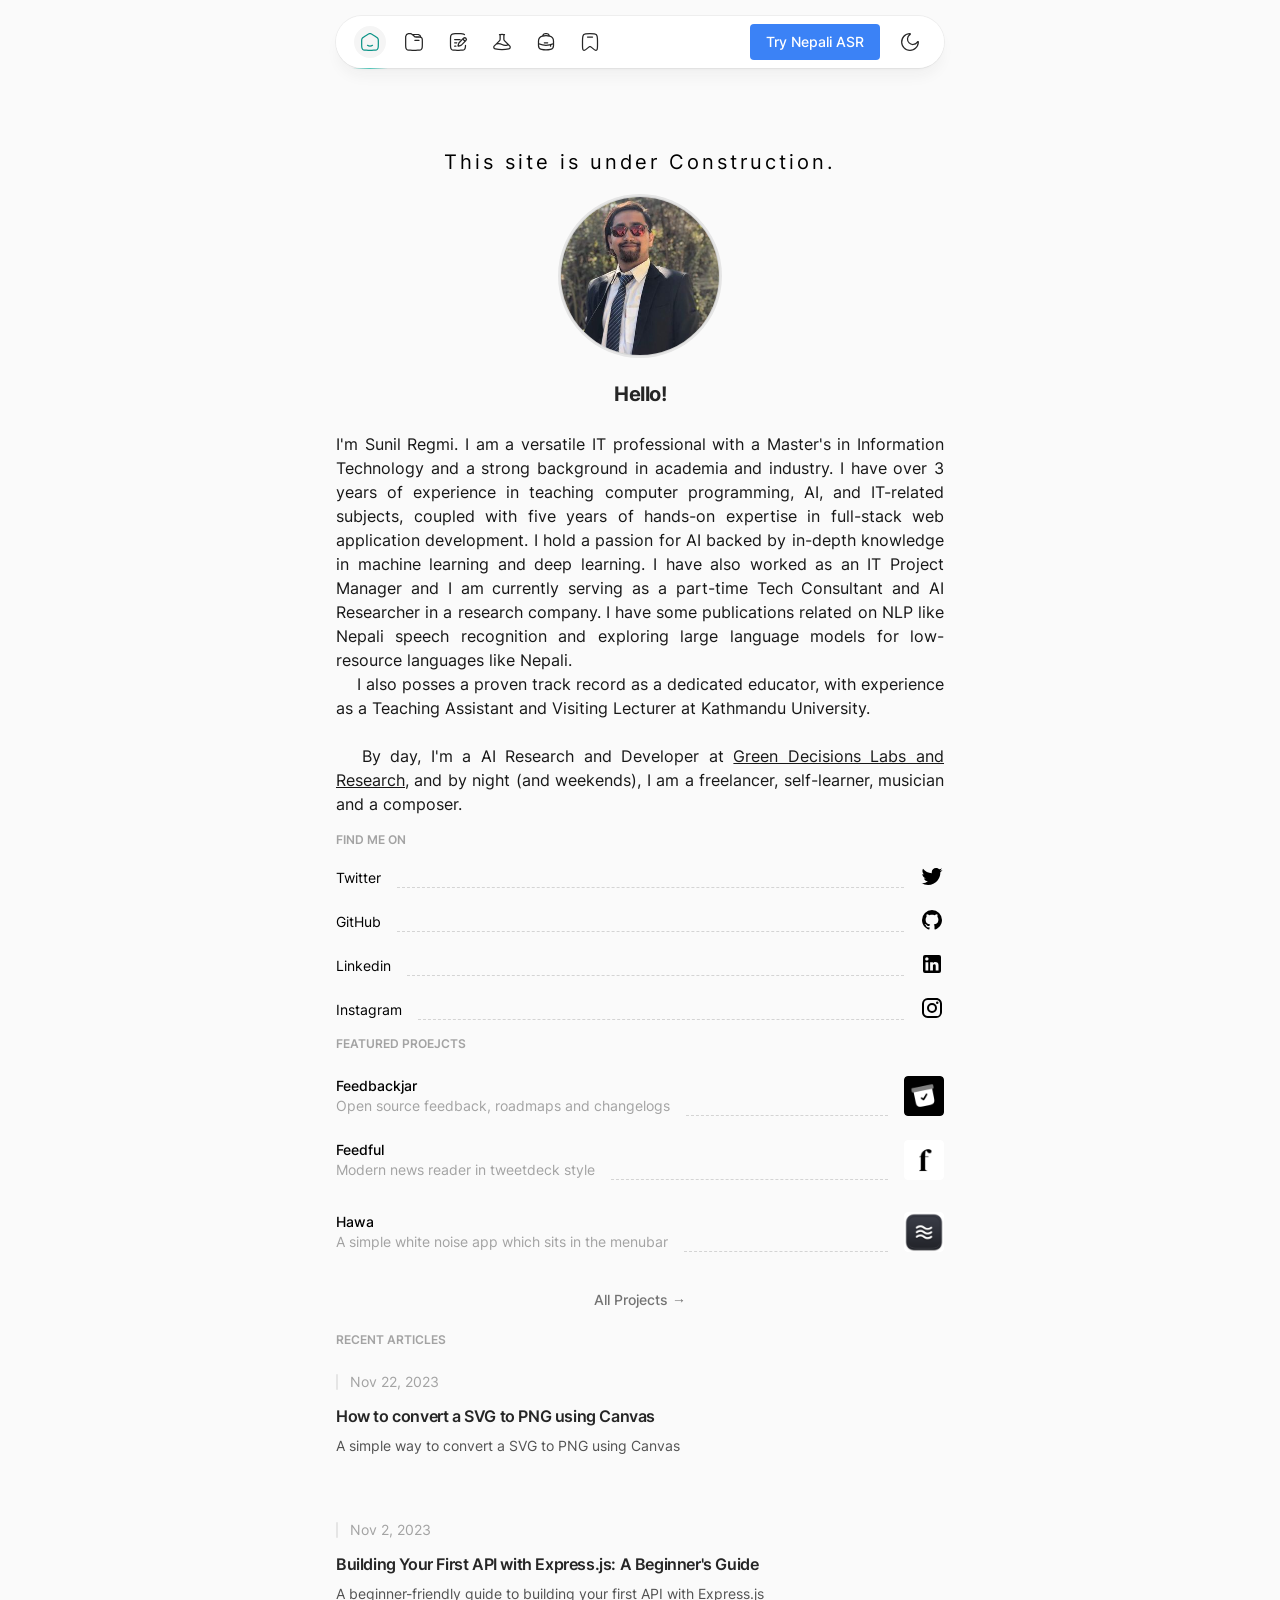
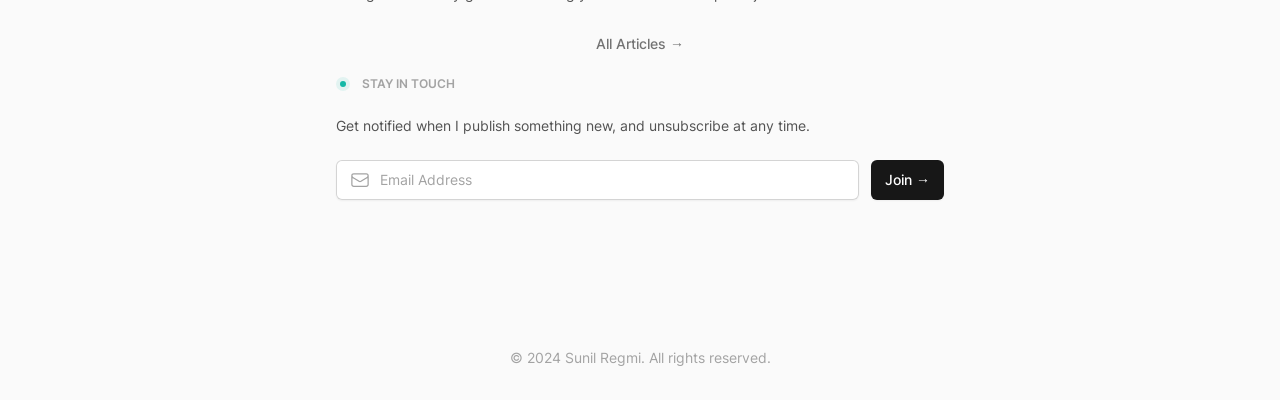
<file: public/index.html>
<!DOCTYPE html><html lang="en" class="h-full"><head><meta charset="utf-8">
<meta name="viewport" content="width=device-width, initial-scale=1">
<style id="nuxt-ui-colors">:root {
--color-primary-50: 240 253 250;
--color-primary-100: 204 251 241;
--color-primary-200: 153 246 228;
--color-primary-300: 94 234 212;
--color-primary-400: 45 212 191;
--color-primary-500: 20 184 166;
--color-primary-600: 13 148 136;
--color-primary-700: 15 118 110;
--color-primary-800: 17 94 89;
--color-primary-900: 19 78 74;
--color-primary-950: 4 47 46;
--color-primary-DEFAULT: var(--color-primary-500);

--color-gray-50: 250 250 250;
--color-gray-100: 245 245 245;
--color-gray-200: 229 229 229;
--color-gray-300: 212 212 212;
--color-gray-400: 163 163 163;
--color-gray-500: 115 115 115;
--color-gray-600: 82 82 82;
--color-gray-700: 64 64 64;
--color-gray-800: 38 38 38;
--color-gray-900: 23 23 23;
--color-gray-950: 10 10 10;
}

.dark {
  --color-primary-DEFAULT: var(--color-primary-400);
}
</style>
<title>Sunil Regmi</title>
<script src="https://climateclock.world/widget-v2.js" async></script>
<style> @font-face { font-family: "Inter fallback"; src: local("Noto Sans"); size-adjust: 100.6532%; ascent-override: 96.2463%; descent-override: 23.991%; line-gap-override: 0%; } @font-face { font-family: "Inter fallback"; src: local("Arial"); size-adjust: 107.4014%; ascent-override: 90.199%; descent-override: 22.4836%; line-gap-override: 0%; } @font-face { font-family: "Inter fallback"; src: local("Helvetica Neue"); size-adjust: 106.0574%; ascent-override: 91.342%; descent-override: 22.7685%; line-gap-override: 0%; } @font-face { font-family: "Inter fallback"; src: local("Roboto"); size-adjust: 107.2828%; ascent-override: 90.2987%; descent-override: 22.5085%; line-gap-override: 0%; } @font-face { font-family: "Inter fallback"; src: local("Segoe UI"); size-adjust: 107.1644%; ascent-override: 90.3985%; descent-override: 22.5334%; line-gap-override: 0%; } @font-face { font-family: "Inter fallback"; src: local("BlinkMacSystemFont"); size-adjust: 115.3099%; ascent-override: 84.0128%; descent-override: 20.9416%; line-gap-override: 0%; } @font-face { font-family: "Inter fallback"; src: local("Noto Sans"); size-adjust: 100.6532%; ascent-override: 96.2463%; descent-override: 23.991%; line-gap-override: 0%; } @font-face { font-family: "Inter fallback"; src: local("Arial"); size-adjust: 107.4014%; ascent-override: 90.199%; descent-override: 22.4836%; line-gap-override: 0%; } @font-face { font-family: "Inter fallback"; src: local("Helvetica Neue"); size-adjust: 106.0574%; ascent-override: 91.342%; descent-override: 22.7685%; line-gap-override: 0%; } @font-face { font-family: "Inter fallback"; src: local("Roboto"); size-adjust: 107.2828%; ascent-override: 90.2987%; descent-override: 22.5085%; line-gap-override: 0%; } @font-face { font-family: "Inter fallback"; src: local("Segoe UI"); size-adjust: 107.1644%; ascent-override: 90.3985%; descent-override: 22.5334%; line-gap-override: 0%; } @font-face { font-family: "Inter fallback"; src: local("BlinkMacSystemFont"); size-adjust: 115.3099%; ascent-override: 84.0128%; descent-override: 20.9416%; line-gap-override: 0%; } @font-face { font-family: "Inter fallback"; src: local("Noto Sans"); size-adjust: 100.6532%; ascent-override: 96.2463%; descent-override: 23.991%; line-gap-override: 0%; } @font-face { font-family: "Inter fallback"; src: local("Arial"); size-adjust: 107.4014%; ascent-override: 90.199%; descent-override: 22.4836%; line-gap-override: 0%; } @font-face { font-family: "Inter fallback"; src: local("Helvetica Neue"); size-adjust: 106.0574%; ascent-override: 91.342%; descent-override: 22.7685%; line-gap-override: 0%; } @font-face { font-family: "Inter fallback"; src: local("Roboto"); size-adjust: 107.2828%; ascent-override: 90.2987%; descent-override: 22.5085%; line-gap-override: 0%; } @font-face { font-family: "Inter fallback"; src: local("Segoe UI"); size-adjust: 107.1644%; ascent-override: 90.3985%; descent-override: 22.5334%; line-gap-override: 0%; } @font-face { font-family: "Inter fallback"; src: local("BlinkMacSystemFont"); size-adjust: 115.3099%; ascent-override: 84.0128%; descent-override: 20.9416%; line-gap-override: 0%; } @font-face { font-family: "Inter fallback"; src: local("Noto Sans"); size-adjust: 100.6532%; ascent-override: 96.2463%; descent-override: 23.991%; line-gap-override: 0%; } @font-face { font-family: "Inter fallback"; src: local("Arial"); size-adjust: 107.4014%; ascent-override: 90.199%; descent-override: 22.4836%; line-gap-override: 0%; } @font-face { font-family: "Inter fallback"; src: local("Helvetica Neue"); size-adjust: 106.0574%; ascent-override: 91.342%; descent-override: 22.7685%; line-gap-override: 0%; } @font-face { font-family: "Inter fallback"; src: local("Roboto"); size-adjust: 107.2828%; ascent-override: 90.2987%; descent-override: 22.5085%; line-gap-override: 0%; } @font-face { font-family: "Inter fallback"; src: local("Segoe UI"); size-adjust: 107.1644%; ascent-override: 90.3985%; descent-override: 22.5334%; line-gap-override: 0%; } @font-face { font-family: "Inter fallback"; src: local("BlinkMacSystemFont"); size-adjust: 115.3099%; ascent-override: 84.0128%; descent-override: 20.9416%; line-gap-override: 0%; } @font-face { font-family: "Inter fallback"; src: local("Noto Sans"); size-adjust: 100.6532%; ascent-override: 96.2463%; descent-override: 23.991%; line-gap-override: 0%; } @font-face { font-family: "Inter fallback"; src: local("Arial"); size-adjust: 107.4014%; ascent-override: 90.199%; descent-override: 22.4836%; line-gap-override: 0%; } @font-face { font-family: "Inter fallback"; src: local("Helvetica Neue"); size-adjust: 106.0574%; ascent-override: 91.342%; descent-override: 22.7685%; line-gap-override: 0%; } @font-face { font-family: "Inter fallback"; src: local("Roboto"); size-adjust: 107.2828%; ascent-override: 90.2987%; descent-override: 22.5085%; line-gap-override: 0%; } @font-face { font-family: "Inter fallback"; src: local("Segoe UI"); size-adjust: 107.1644%; ascent-override: 90.3985%; descent-override: 22.5334%; line-gap-override: 0%; } @font-face { font-family: "Inter fallback"; src: local("BlinkMacSystemFont"); size-adjust: 115.3099%; ascent-override: 84.0128%; descent-override: 20.9416%; line-gap-override: 0%; } @font-face { font-family: "Inter fallback"; src: local("Noto Sans"); size-adjust: 100.6532%; ascent-override: 96.2463%; descent-override: 23.991%; line-gap-override: 0%; } @font-face { font-family: "Inter fallback"; src: local("Arial"); size-adjust: 107.4014%; ascent-override: 90.199%; descent-override: 22.4836%; line-gap-override: 0%; } @font-face { font-family: "Inter fallback"; src: local("Helvetica Neue"); size-adjust: 106.0574%; ascent-override: 91.342%; descent-override: 22.7685%; line-gap-override: 0%; } @font-face { font-family: "Inter fallback"; src: local("Roboto"); size-adjust: 107.2828%; ascent-override: 90.2987%; descent-override: 22.5085%; line-gap-override: 0%; } @font-face { font-family: "Inter fallback"; src: local("Segoe UI"); size-adjust: 107.1644%; ascent-override: 90.3985%; descent-override: 22.5334%; line-gap-override: 0%; } @font-face { font-family: "Inter fallback"; src: local("BlinkMacSystemFont"); size-adjust: 115.3099%; ascent-override: 84.0128%; descent-override: 20.9416%; line-gap-override: 0%; } @font-face { font-family: "Inter fallback"; src: local("Noto Sans"); size-adjust: 100.6532%; ascent-override: 96.2463%; descent-override: 23.991%; line-gap-override: 0%; } @font-face { font-family: "Inter fallback"; src: local("Arial"); size-adjust: 107.4014%; ascent-override: 90.199%; descent-override: 22.4836%; line-gap-override: 0%; } @font-face { font-family: "Inter fallback"; src: local("Helvetica Neue"); size-adjust: 106.0574%; ascent-override: 91.342%; descent-override: 22.7685%; line-gap-override: 0%; } @font-face { font-family: "Inter fallback"; src: local("Roboto"); size-adjust: 107.2828%; ascent-override: 90.2987%; descent-override: 22.5085%; line-gap-override: 0%; } @font-face { font-family: "Inter fallback"; src: local("Segoe UI"); size-adjust: 107.1644%; ascent-override: 90.3985%; descent-override: 22.5334%; line-gap-override: 0%; } @font-face { font-family: "Inter fallback"; src: local("BlinkMacSystemFont"); size-adjust: 115.3099%; ascent-override: 84.0128%; descent-override: 20.9416%; line-gap-override: 0%; } @font-face { font-family: "Inter fallback"; src: local("Noto Sans"); size-adjust: 100.6532%; ascent-override: 96.2463%; descent-override: 23.991%; line-gap-override: 0%; } @font-face { font-family: "Inter fallback"; src: local("Arial"); size-adjust: 107.4014%; ascent-override: 90.199%; descent-override: 22.4836%; line-gap-override: 0%; } @font-face { font-family: "Inter fallback"; src: local("Helvetica Neue"); size-adjust: 106.0574%; ascent-override: 91.342%; descent-override: 22.7685%; line-gap-override: 0%; } @font-face { font-family: "Inter fallback"; src: local("Roboto"); size-adjust: 107.2828%; ascent-override: 90.2987%; descent-override: 22.5085%; line-gap-override: 0%; } @font-face { font-family: "Inter fallback"; src: local("Segoe UI"); size-adjust: 107.1644%; ascent-override: 90.3985%; descent-override: 22.5334%; line-gap-override: 0%; } @font-face { font-family: "Inter fallback"; src: local("BlinkMacSystemFont"); size-adjust: 115.3099%; ascent-override: 84.0128%; descent-override: 20.9416%; line-gap-override: 0%; } @font-face { font-family: "Inter fallback"; src: local("Noto Sans"); size-adjust: 100.6532%; ascent-override: 96.2463%; descent-override: 23.991%; line-gap-override: 0%; } @font-face { font-family: "Inter fallback"; src: local("Arial"); size-adjust: 107.4014%; ascent-override: 90.199%; descent-override: 22.4836%; line-gap-override: 0%; } @font-face { font-family: "Inter fallback"; src: local("Helvetica Neue"); size-adjust: 106.0574%; ascent-override: 91.342%; descent-override: 22.7685%; line-gap-override: 0%; } @font-face { font-family: "Inter fallback"; src: local("Roboto"); size-adjust: 107.2828%; ascent-override: 90.2987%; descent-override: 22.5085%; line-gap-override: 0%; } @font-face { font-family: "Inter fallback"; src: local("Segoe UI"); size-adjust: 107.1644%; ascent-override: 90.3985%; descent-override: 22.5334%; line-gap-override: 0%; } @font-face { font-family: "Inter fallback"; src: local("BlinkMacSystemFont"); size-adjust: 115.3099%; ascent-override: 84.0128%; descent-override: 20.9416%; line-gap-override: 0%; } @font-face { font-family: "Inter fallback"; src: local("Noto Sans"); size-adjust: 100.6532%; ascent-override: 96.2463%; descent-override: 23.991%; line-gap-override: 0%; } @font-face { font-family: "Inter fallback"; src: local("Arial"); size-adjust: 107.4014%; ascent-override: 90.199%; descent-override: 22.4836%; line-gap-override: 0%; } @font-face { font-family: "Inter fallback"; src: local("Helvetica Neue"); size-adjust: 106.0574%; ascent-override: 91.342%; descent-override: 22.7685%; line-gap-override: 0%; } @font-face { font-family: "Inter fallback"; src: local("Roboto"); size-adjust: 107.2828%; ascent-override: 90.2987%; descent-override: 22.5085%; line-gap-override: 0%; } @font-face { font-family: "Inter fallback"; src: local("Segoe UI"); size-adjust: 107.1644%; ascent-override: 90.3985%; descent-override: 22.5334%; line-gap-override: 0%; } @font-face { font-family: "Inter fallback"; src: local("BlinkMacSystemFont"); size-adjust: 115.3099%; ascent-override: 84.0128%; descent-override: 20.9416%; line-gap-override: 0%; } @font-face { font-family: "Inter fallback"; src: local("Noto Sans"); size-adjust: 100.6532%; ascent-override: 96.2463%; descent-override: 23.991%; line-gap-override: 0%; } @font-face { font-family: "Inter fallback"; src: local("Arial"); size-adjust: 107.4014%; ascent-override: 90.199%; descent-override: 22.4836%; line-gap-override: 0%; } @font-face { font-family: "Inter fallback"; src: local("Helvetica Neue"); size-adjust: 106.0574%; ascent-override: 91.342%; descent-override: 22.7685%; line-gap-override: 0%; } @font-face { font-family: "Inter fallback"; src: local("Roboto"); size-adjust: 107.2828%; ascent-override: 90.2987%; descent-override: 22.5085%; line-gap-override: 0%; } @font-face { font-family: "Inter fallback"; src: local("Segoe UI"); size-adjust: 107.1644%; ascent-override: 90.3985%; descent-override: 22.5334%; line-gap-override: 0%; } @font-face { font-family: "Inter fallback"; src: local("BlinkMacSystemFont"); size-adjust: 115.3099%; ascent-override: 84.0128%; descent-override: 20.9416%; line-gap-override: 0%; } @font-face { font-family: "Inter fallback"; src: local("Noto Sans"); size-adjust: 100.6532%; ascent-override: 96.2463%; descent-override: 23.991%; line-gap-override: 0%; } @font-face { font-family: "Inter fallback"; src: local("Arial"); size-adjust: 107.4014%; ascent-override: 90.199%; descent-override: 22.4836%; line-gap-override: 0%; } @font-face { font-family: "Inter fallback"; src: local("Helvetica Neue"); size-adjust: 106.0574%; ascent-override: 91.342%; descent-override: 22.7685%; line-gap-override: 0%; } @font-face { font-family: "Inter fallback"; src: local("Roboto"); size-adjust: 107.2828%; ascent-override: 90.2987%; descent-override: 22.5085%; line-gap-override: 0%; } @font-face { font-family: "Inter fallback"; src: local("Segoe UI"); size-adjust: 107.1644%; ascent-override: 90.3985%; descent-override: 22.5334%; line-gap-override: 0%; } @font-face { font-family: "Inter fallback"; src: local("BlinkMacSystemFont"); size-adjust: 115.3099%; ascent-override: 84.0128%; descent-override: 20.9416%; line-gap-override: 0%; } @font-face { font-family: "Inter fallback"; src: local("Noto Sans"); size-adjust: 100.6532%; ascent-override: 96.2463%; descent-override: 23.991%; line-gap-override: 0%; } @font-face { font-family: "Inter fallback"; src: local("Arial"); size-adjust: 107.4014%; ascent-override: 90.199%; descent-override: 22.4836%; line-gap-override: 0%; } @font-face { font-family: "Inter fallback"; src: local("Helvetica Neue"); size-adjust: 106.0574%; ascent-override: 91.342%; descent-override: 22.7685%; line-gap-override: 0%; } @font-face { font-family: "Inter fallback"; src: local("Roboto"); size-adjust: 107.2828%; ascent-override: 90.2987%; descent-override: 22.5085%; line-gap-override: 0%; } @font-face { font-family: "Inter fallback"; src: local("Segoe UI"); size-adjust: 107.1644%; ascent-override: 90.3985%; descent-override: 22.5334%; line-gap-override: 0%; } @font-face { font-family: "Inter fallback"; src: local("BlinkMacSystemFont"); size-adjust: 115.3099%; ascent-override: 84.0128%; descent-override: 20.9416%; line-gap-override: 0%; } @font-face { font-family: "Inter fallback"; src: local("Noto Sans"); size-adjust: 100.6532%; ascent-override: 96.2463%; descent-override: 23.991%; line-gap-override: 0%; } @font-face { font-family: "Inter fallback"; src: local("Arial"); size-adjust: 107.4014%; ascent-override: 90.199%; descent-override: 22.4836%; line-gap-override: 0%; } @font-face { font-family: "Inter fallback"; src: local("Helvetica Neue"); size-adjust: 106.0574%; ascent-override: 91.342%; descent-override: 22.7685%; line-gap-override: 0%; } @font-face { font-family: "Inter fallback"; src: local("Roboto"); size-adjust: 107.2828%; ascent-override: 90.2987%; descent-override: 22.5085%; line-gap-override: 0%; } @font-face { font-family: "Inter fallback"; src: local("Segoe UI"); size-adjust: 107.1644%; ascent-override: 90.3985%; descent-override: 22.5334%; line-gap-override: 0%; } @font-face { font-family: "Inter fallback"; src: local("BlinkMacSystemFont"); size-adjust: 115.3099%; ascent-override: 84.0128%; descent-override: 20.9416%; line-gap-override: 0%; } @font-face { font-family: "Inter fallback"; src: local("Noto Sans"); size-adjust: 100.6532%; ascent-override: 96.2463%; descent-override: 23.991%; line-gap-override: 0%; } @font-face { font-family: "Inter fallback"; src: local("Arial"); size-adjust: 107.4014%; ascent-override: 90.199%; descent-override: 22.4836%; line-gap-override: 0%; } @font-face { font-family: "Inter fallback"; src: local("Helvetica Neue"); size-adjust: 106.0574%; ascent-override: 91.342%; descent-override: 22.7685%; line-gap-override: 0%; } @font-face { font-family: "Inter fallback"; src: local("Roboto"); size-adjust: 107.2828%; ascent-override: 90.2987%; descent-override: 22.5085%; line-gap-override: 0%; } @font-face { font-family: "Inter fallback"; src: local("Segoe UI"); size-adjust: 107.1644%; ascent-override: 90.3985%; descent-override: 22.5334%; line-gap-override: 0%; } @font-face { font-family: "Inter fallback"; src: local("BlinkMacSystemFont"); size-adjust: 115.3099%; ascent-override: 84.0128%; descent-override: 20.9416%; line-gap-override: 0%; } @font-face { font-family: "Inter fallback"; src: local("Noto Sans"); size-adjust: 100.6532%; ascent-override: 96.2463%; descent-override: 23.991%; line-gap-override: 0%; } @font-face { font-family: "Inter fallback"; src: local("Arial"); size-adjust: 107.4014%; ascent-override: 90.199%; descent-override: 22.4836%; line-gap-override: 0%; } @font-face { font-family: "Inter fallback"; src: local("Helvetica Neue"); size-adjust: 106.0574%; ascent-override: 91.342%; descent-override: 22.7685%; line-gap-override: 0%; } @font-face { font-family: "Inter fallback"; src: local("Roboto"); size-adjust: 107.2828%; ascent-override: 90.2987%; descent-override: 22.5085%; line-gap-override: 0%; } @font-face { font-family: "Inter fallback"; src: local("Segoe UI"); size-adjust: 107.1644%; ascent-override: 90.3985%; descent-override: 22.5334%; line-gap-override: 0%; } @font-face { font-family: "Inter fallback"; src: local("BlinkMacSystemFont"); size-adjust: 115.3099%; ascent-override: 84.0128%; descent-override: 20.9416%; line-gap-override: 0%; } @font-face { font-family: "Inter fallback"; src: local("Noto Sans"); size-adjust: 100.6532%; ascent-override: 96.2463%; descent-override: 23.991%; line-gap-override: 0%; } @font-face { font-family: "Inter fallback"; src: local("Arial"); size-adjust: 107.4014%; ascent-override: 90.199%; descent-override: 22.4836%; line-gap-override: 0%; } @font-face { font-family: "Inter fallback"; src: local("Helvetica Neue"); size-adjust: 106.0574%; ascent-override: 91.342%; descent-override: 22.7685%; line-gap-override: 0%; } @font-face { font-family: "Inter fallback"; src: local("Roboto"); size-adjust: 107.2828%; ascent-override: 90.2987%; descent-override: 22.5085%; line-gap-override: 0%; } @font-face { font-family: "Inter fallback"; src: local("Segoe UI"); size-adjust: 107.1644%; ascent-override: 90.3985%; descent-override: 22.5334%; line-gap-override: 0%; } @font-face { font-family: "Inter fallback"; src: local("BlinkMacSystemFont"); size-adjust: 115.3099%; ascent-override: 84.0128%; descent-override: 20.9416%; line-gap-override: 0%; } @font-face { font-family: "Inter fallback"; src: local("Noto Sans"); size-adjust: 100.6532%; ascent-override: 96.2463%; descent-override: 23.991%; line-gap-override: 0%; } @font-face { font-family: "Inter fallback"; src: local("Arial"); size-adjust: 107.4014%; ascent-override: 90.199%; descent-override: 22.4836%; line-gap-override: 0%; } @font-face { font-family: "Inter fallback"; src: local("Helvetica Neue"); size-adjust: 106.0574%; ascent-override: 91.342%; descent-override: 22.7685%; line-gap-override: 0%; } @font-face { font-family: "Inter fallback"; src: local("Roboto"); size-adjust: 107.2828%; ascent-override: 90.2987%; descent-override: 22.5085%; line-gap-override: 0%; } @font-face { font-family: "Inter fallback"; src: local("Segoe UI"); size-adjust: 107.1644%; ascent-override: 90.3985%; descent-override: 22.5334%; line-gap-override: 0%; } @font-face { font-family: "Inter fallback"; src: local("BlinkMacSystemFont"); size-adjust: 115.3099%; ascent-override: 84.0128%; descent-override: 20.9416%; line-gap-override: 0%; } @font-face { font-family: "Inter fallback"; src: local("Noto Sans"); size-adjust: 100.6532%; ascent-override: 96.2463%; descent-override: 23.991%; line-gap-override: 0%; } @font-face { font-family: "Inter fallback"; src: local("Arial"); size-adjust: 107.4014%; ascent-override: 90.199%; descent-override: 22.4836%; line-gap-override: 0%; } @font-face { font-family: "Inter fallback"; src: local("Helvetica Neue"); size-adjust: 106.0574%; ascent-override: 91.342%; descent-override: 22.7685%; line-gap-override: 0%; } @font-face { font-family: "Inter fallback"; src: local("Roboto"); size-adjust: 107.2828%; ascent-override: 90.2987%; descent-override: 22.5085%; line-gap-override: 0%; } @font-face { font-family: "Inter fallback"; src: local("Segoe UI"); size-adjust: 107.1644%; ascent-override: 90.3985%; descent-override: 22.5334%; line-gap-override: 0%; } @font-face { font-family: "Inter fallback"; src: local("BlinkMacSystemFont"); size-adjust: 115.3099%; ascent-override: 84.0128%; descent-override: 20.9416%; line-gap-override: 0%; } @font-face { font-family: "Inter fallback"; src: local("Noto Sans"); size-adjust: 100.6532%; ascent-override: 96.2463%; descent-override: 23.991%; line-gap-override: 0%; } @font-face { font-family: "Inter fallback"; src: local("Arial"); size-adjust: 107.4014%; ascent-override: 90.199%; descent-override: 22.4836%; line-gap-override: 0%; } @font-face { font-family: "Inter fallback"; src: local("Helvetica Neue"); size-adjust: 106.0574%; ascent-override: 91.342%; descent-override: 22.7685%; line-gap-override: 0%; } @font-face { font-family: "Inter fallback"; src: local("Roboto"); size-adjust: 107.2828%; ascent-override: 90.2987%; descent-override: 22.5085%; line-gap-override: 0%; } @font-face { font-family: "Inter fallback"; src: local("Segoe UI"); size-adjust: 107.1644%; ascent-override: 90.3985%; descent-override: 22.5334%; line-gap-override: 0%; } @font-face { font-family: "Inter fallback"; src: local("BlinkMacSystemFont"); size-adjust: 115.3099%; ascent-override: 84.0128%; descent-override: 20.9416%; line-gap-override: 0%; } @font-face { font-family: "Inter fallback"; src: local("Noto Sans"); size-adjust: 100.6532%; ascent-override: 96.2463%; descent-override: 23.991%; line-gap-override: 0%; } @font-face { font-family: "Inter fallback"; src: local("Arial"); size-adjust: 107.4014%; ascent-override: 90.199%; descent-override: 22.4836%; line-gap-override: 0%; } @font-face { font-family: "Inter fallback"; src: local("Helvetica Neue"); size-adjust: 106.0574%; ascent-override: 91.342%; descent-override: 22.7685%; line-gap-override: 0%; } @font-face { font-family: "Inter fallback"; src: local("Roboto"); size-adjust: 107.2828%; ascent-override: 90.2987%; descent-override: 22.5085%; line-gap-override: 0%; } @font-face { font-family: "Inter fallback"; src: local("Segoe UI"); size-adjust: 107.1644%; ascent-override: 90.3985%; descent-override: 22.5334%; line-gap-override: 0%; } @font-face { font-family: "Inter fallback"; src: local("BlinkMacSystemFont"); size-adjust: 115.3099%; ascent-override: 84.0128%; descent-override: 20.9416%; line-gap-override: 0%; } @font-face { font-family: "Inter fallback"; src: local("Noto Sans"); size-adjust: 100.6532%; ascent-override: 96.2463%; descent-override: 23.991%; line-gap-override: 0%; } @font-face { font-family: "Inter fallback"; src: local("Arial"); size-adjust: 107.4014%; ascent-override: 90.199%; descent-override: 22.4836%; line-gap-override: 0%; } @font-face { font-family: "Inter fallback"; src: local("Helvetica Neue"); size-adjust: 106.0574%; ascent-override: 91.342%; descent-override: 22.7685%; line-gap-override: 0%; } @font-face { font-family: "Inter fallback"; src: local("Roboto"); size-adjust: 107.2828%; ascent-override: 90.2987%; descent-override: 22.5085%; line-gap-override: 0%; } @font-face { font-family: "Inter fallback"; src: local("Segoe UI"); size-adjust: 107.1644%; ascent-override: 90.3985%; descent-override: 22.5334%; line-gap-override: 0%; } @font-face { font-family: "Inter fallback"; src: local("BlinkMacSystemFont"); size-adjust: 115.3099%; ascent-override: 84.0128%; descent-override: 20.9416%; line-gap-override: 0%; } @font-face { font-family: "Inter fallback"; src: local("Noto Sans"); size-adjust: 100.6532%; ascent-override: 96.2463%; descent-override: 23.991%; line-gap-override: 0%; } @font-face { font-family: "Inter fallback"; src: local("Arial"); size-adjust: 107.4014%; ascent-override: 90.199%; descent-override: 22.4836%; line-gap-override: 0%; } @font-face { font-family: "Inter fallback"; src: local("Helvetica Neue"); size-adjust: 106.0574%; ascent-override: 91.342%; descent-override: 22.7685%; line-gap-override: 0%; } @font-face { font-family: "Inter fallback"; src: local("Roboto"); size-adjust: 107.2828%; ascent-override: 90.2987%; descent-override: 22.5085%; line-gap-override: 0%; } @font-face { font-family: "Inter fallback"; src: local("Segoe UI"); size-adjust: 107.1644%; ascent-override: 90.3985%; descent-override: 22.5334%; line-gap-override: 0%; } @font-face { font-family: "Inter fallback"; src: local("BlinkMacSystemFont"); size-adjust: 115.3099%; ascent-override: 84.0128%; descent-override: 20.9416%; line-gap-override: 0%; } @font-face { font-family: "Inter fallback"; src: local("Noto Sans"); size-adjust: 100.6532%; ascent-override: 96.2463%; descent-override: 23.991%; line-gap-override: 0%; } @font-face { font-family: "Inter fallback"; src: local("Arial"); size-adjust: 107.4014%; ascent-override: 90.199%; descent-override: 22.4836%; line-gap-override: 0%; } @font-face { font-family: "Inter fallback"; src: local("Helvetica Neue"); size-adjust: 106.0574%; ascent-override: 91.342%; descent-override: 22.7685%; line-gap-override: 0%; } @font-face { font-family: "Inter fallback"; src: local("Roboto"); size-adjust: 107.2828%; ascent-override: 90.2987%; descent-override: 22.5085%; line-gap-override: 0%; } @font-face { font-family: "Inter fallback"; src: local("Segoe UI"); size-adjust: 107.1644%; ascent-override: 90.3985%; descent-override: 22.5334%; line-gap-override: 0%; } @font-face { font-family: "Inter fallback"; src: local("BlinkMacSystemFont"); size-adjust: 115.3099%; ascent-override: 84.0128%; descent-override: 20.9416%; line-gap-override: 0%; } @font-face { font-family: "Inter fallback"; src: local("Noto Sans"); size-adjust: 100.6532%; ascent-override: 96.2463%; descent-override: 23.991%; line-gap-override: 0%; } @font-face { font-family: "Inter fallback"; src: local("Arial"); size-adjust: 107.4014%; ascent-override: 90.199%; descent-override: 22.4836%; line-gap-override: 0%; } @font-face { font-family: "Inter fallback"; src: local("Helvetica Neue"); size-adjust: 106.0574%; ascent-override: 91.342%; descent-override: 22.7685%; line-gap-override: 0%; } @font-face { font-family: "Inter fallback"; src: local("Roboto"); size-adjust: 107.2828%; ascent-override: 90.2987%; descent-override: 22.5085%; line-gap-override: 0%; } @font-face { font-family: "Inter fallback"; src: local("Segoe UI"); size-adjust: 107.1644%; ascent-override: 90.3985%; descent-override: 22.5334%; line-gap-override: 0%; } @font-face { font-family: "Inter fallback"; src: local("BlinkMacSystemFont"); size-adjust: 115.3099%; ascent-override: 84.0128%; descent-override: 20.9416%; line-gap-override: 0%; } @font-face { font-family: "Inter fallback"; src: local("Noto Sans"); size-adjust: 100.6532%; ascent-override: 96.2463%; descent-override: 23.991%; line-gap-override: 0%; } @font-face { font-family: "Inter fallback"; src: local("Arial"); size-adjust: 107.4014%; ascent-override: 90.199%; descent-override: 22.4836%; line-gap-override: 0%; } @font-face { font-family: "Inter fallback"; src: local("Helvetica Neue"); size-adjust: 106.0574%; ascent-override: 91.342%; descent-override: 22.7685%; line-gap-override: 0%; } @font-face { font-family: "Inter fallback"; src: local("Roboto"); size-adjust: 107.2828%; ascent-override: 90.2987%; descent-override: 22.5085%; line-gap-override: 0%; } @font-face { font-family: "Inter fallback"; src: local("Segoe UI"); size-adjust: 107.1644%; ascent-override: 90.3985%; descent-override: 22.5334%; line-gap-override: 0%; } @font-face { font-family: "Inter fallback"; src: local("BlinkMacSystemFont"); size-adjust: 115.3099%; ascent-override: 84.0128%; descent-override: 20.9416%; line-gap-override: 0%; } @font-face { font-family: "Inter fallback"; src: local("Noto Sans"); size-adjust: 100.6532%; ascent-override: 96.2463%; descent-override: 23.991%; line-gap-override: 0%; } @font-face { font-family: "Inter fallback"; src: local("Arial"); size-adjust: 107.4014%; ascent-override: 90.199%; descent-override: 22.4836%; line-gap-override: 0%; } @font-face { font-family: "Inter fallback"; src: local("Helvetica Neue"); size-adjust: 106.0574%; ascent-override: 91.342%; descent-override: 22.7685%; line-gap-override: 0%; } @font-face { font-family: "Inter fallback"; src: local("Roboto"); size-adjust: 107.2828%; ascent-override: 90.2987%; descent-override: 22.5085%; line-gap-override: 0%; } @font-face { font-family: "Inter fallback"; src: local("Segoe UI"); size-adjust: 107.1644%; ascent-override: 90.3985%; descent-override: 22.5334%; line-gap-override: 0%; } @font-face { font-family: "Inter fallback"; src: local("BlinkMacSystemFont"); size-adjust: 115.3099%; ascent-override: 84.0128%; descent-override: 20.9416%; line-gap-override: 0%; } @font-face { font-family: "Inter fallback"; src: local("Noto Sans"); size-adjust: 100.6532%; ascent-override: 96.2463%; descent-override: 23.991%; line-gap-override: 0%; } @font-face { font-family: "Inter fallback"; src: local("Arial"); size-adjust: 107.4014%; ascent-override: 90.199%; descent-override: 22.4836%; line-gap-override: 0%; } @font-face { font-family: "Inter fallback"; src: local("Helvetica Neue"); size-adjust: 106.0574%; ascent-override: 91.342%; descent-override: 22.7685%; line-gap-override: 0%; } @font-face { font-family: "Inter fallback"; src: local("Roboto"); size-adjust: 107.2828%; ascent-override: 90.2987%; descent-override: 22.5085%; line-gap-override: 0%; } @font-face { font-family: "Inter fallback"; src: local("Segoe UI"); size-adjust: 107.1644%; ascent-override: 90.3985%; descent-override: 22.5334%; line-gap-override: 0%; } @font-face { font-family: "Inter fallback"; src: local("BlinkMacSystemFont"); size-adjust: 115.3099%; ascent-override: 84.0128%; descent-override: 20.9416%; line-gap-override: 0%; } @font-face { font-family: "Inter fallback"; src: local("Noto Sans"); size-adjust: 100.6532%; ascent-override: 96.2463%; descent-override: 23.991%; line-gap-override: 0%; } @font-face { font-family: "Inter fallback"; src: local("Arial"); size-adjust: 107.4014%; ascent-override: 90.199%; descent-override: 22.4836%; line-gap-override: 0%; } @font-face { font-family: "Inter fallback"; src: local("Helvetica Neue"); size-adjust: 106.0574%; ascent-override: 91.342%; descent-override: 22.7685%; line-gap-override: 0%; } @font-face { font-family: "Inter fallback"; src: local("Roboto"); size-adjust: 107.2828%; ascent-override: 90.2987%; descent-override: 22.5085%; line-gap-override: 0%; } @font-face { font-family: "Inter fallback"; src: local("Segoe UI"); size-adjust: 107.1644%; ascent-override: 90.3985%; descent-override: 22.5334%; line-gap-override: 0%; } @font-face { font-family: "Inter fallback"; src: local("BlinkMacSystemFont"); size-adjust: 115.3099%; ascent-override: 84.0128%; descent-override: 20.9416%; line-gap-override: 0%; } @font-face { font-family: "Inter fallback"; src: local("Noto Sans"); size-adjust: 100.6532%; ascent-override: 96.2463%; descent-override: 23.991%; line-gap-override: 0%; } @font-face { font-family: "Inter fallback"; src: local("Arial"); size-adjust: 107.4014%; ascent-override: 90.199%; descent-override: 22.4836%; line-gap-override: 0%; } @font-face { font-family: "Inter fallback"; src: local("Helvetica Neue"); size-adjust: 106.0574%; ascent-override: 91.342%; descent-override: 22.7685%; line-gap-override: 0%; } @font-face { font-family: "Inter fallback"; src: local("Roboto"); size-adjust: 107.2828%; ascent-override: 90.2987%; descent-override: 22.5085%; line-gap-override: 0%; } @font-face { font-family: "Inter fallback"; src: local("Segoe UI"); size-adjust: 107.1644%; ascent-override: 90.3985%; descent-override: 22.5334%; line-gap-override: 0%; } @font-face { font-family: "Inter fallback"; src: local("BlinkMacSystemFont"); size-adjust: 115.3099%; ascent-override: 84.0128%; descent-override: 20.9416%; line-gap-override: 0%; } @font-face { font-family: "Inter fallback"; src: local("Noto Sans"); size-adjust: 100.6532%; ascent-override: 96.2463%; descent-override: 23.991%; line-gap-override: 0%; } @font-face { font-family: "Inter fallback"; src: local("Arial"); size-adjust: 107.4014%; ascent-override: 90.199%; descent-override: 22.4836%; line-gap-override: 0%; } @font-face { font-family: "Inter fallback"; src: local("Helvetica Neue"); size-adjust: 106.0574%; ascent-override: 91.342%; descent-override: 22.7685%; line-gap-override: 0%; } @font-face { font-family: "Inter fallback"; src: local("Roboto"); size-adjust: 107.2828%; ascent-override: 90.2987%; descent-override: 22.5085%; line-gap-override: 0%; } @font-face { font-family: "Inter fallback"; src: local("Segoe UI"); size-adjust: 107.1644%; ascent-override: 90.3985%; descent-override: 22.5334%; line-gap-override: 0%; } @font-face { font-family: "Inter fallback"; src: local("BlinkMacSystemFont"); size-adjust: 115.3099%; ascent-override: 84.0128%; descent-override: 20.9416%; line-gap-override: 0%; } @font-face { font-family: "Inter fallback"; src: local("Noto Sans"); size-adjust: 100.6532%; ascent-override: 96.2463%; descent-override: 23.991%; line-gap-override: 0%; } @font-face { font-family: "Inter fallback"; src: local("Arial"); size-adjust: 107.4014%; ascent-override: 90.199%; descent-override: 22.4836%; line-gap-override: 0%; } @font-face { font-family: "Inter fallback"; src: local("Helvetica Neue"); size-adjust: 106.0574%; ascent-override: 91.342%; descent-override: 22.7685%; line-gap-override: 0%; } @font-face { font-family: "Inter fallback"; src: local("Roboto"); size-adjust: 107.2828%; ascent-override: 90.2987%; descent-override: 22.5085%; line-gap-override: 0%; } @font-face { font-family: "Inter fallback"; src: local("Segoe UI"); size-adjust: 107.1644%; ascent-override: 90.3985%; descent-override: 22.5334%; line-gap-override: 0%; } @font-face { font-family: "Inter fallback"; src: local("BlinkMacSystemFont"); size-adjust: 115.3099%; ascent-override: 84.0128%; descent-override: 20.9416%; line-gap-override: 0%; } @font-face { font-family: "Inter fallback"; src: local("Noto Sans"); size-adjust: 100.6532%; ascent-override: 96.2463%; descent-override: 23.991%; line-gap-override: 0%; } @font-face { font-family: "Inter fallback"; src: local("Arial"); size-adjust: 107.4014%; ascent-override: 90.199%; descent-override: 22.4836%; line-gap-override: 0%; } @font-face { font-family: "Inter fallback"; src: local("Helvetica Neue"); size-adjust: 106.0574%; ascent-override: 91.342%; descent-override: 22.7685%; line-gap-override: 0%; } @font-face { font-family: "Inter fallback"; src: local("Roboto"); size-adjust: 107.2828%; ascent-override: 90.2987%; descent-override: 22.5085%; line-gap-override: 0%; } @font-face { font-family: "Inter fallback"; src: local("Segoe UI"); size-adjust: 107.1644%; ascent-override: 90.3985%; descent-override: 22.5334%; line-gap-override: 0%; } @font-face { font-family: "Inter fallback"; src: local("BlinkMacSystemFont"); size-adjust: 115.3099%; ascent-override: 84.0128%; descent-override: 20.9416%; line-gap-override: 0%; } @font-face { font-family: "Inter fallback"; src: local("Noto Sans"); size-adjust: 100.6532%; ascent-override: 96.2463%; descent-override: 23.991%; line-gap-override: 0%; } @font-face { font-family: "Inter fallback"; src: local("Arial"); size-adjust: 107.4014%; ascent-override: 90.199%; descent-override: 22.4836%; line-gap-override: 0%; } @font-face { font-family: "Inter fallback"; src: local("Helvetica Neue"); size-adjust: 106.0574%; ascent-override: 91.342%; descent-override: 22.7685%; line-gap-override: 0%; } @font-face { font-family: "Inter fallback"; src: local("Roboto"); size-adjust: 107.2828%; ascent-override: 90.2987%; descent-override: 22.5085%; line-gap-override: 0%; } @font-face { font-family: "Inter fallback"; src: local("Segoe UI"); size-adjust: 107.1644%; ascent-override: 90.3985%; descent-override: 22.5334%; line-gap-override: 0%; } @font-face { font-family: "Inter fallback"; src: local("BlinkMacSystemFont"); size-adjust: 115.3099%; ascent-override: 84.0128%; descent-override: 20.9416%; line-gap-override: 0%; } @font-face { font-family: "Inter fallback"; src: local("Noto Sans"); size-adjust: 100.6532%; ascent-override: 96.2463%; descent-override: 23.991%; line-gap-override: 0%; } @font-face { font-family: "Inter fallback"; src: local("Arial"); size-adjust: 107.4014%; ascent-override: 90.199%; descent-override: 22.4836%; line-gap-override: 0%; } @font-face { font-family: "Inter fallback"; src: local("Helvetica Neue"); size-adjust: 106.0574%; ascent-override: 91.342%; descent-override: 22.7685%; line-gap-override: 0%; } @font-face { font-family: "Inter fallback"; src: local("Roboto"); size-adjust: 107.2828%; ascent-override: 90.2987%; descent-override: 22.5085%; line-gap-override: 0%; } @font-face { font-family: "Inter fallback"; src: local("Segoe UI"); size-adjust: 107.1644%; ascent-override: 90.3985%; descent-override: 22.5334%; line-gap-override: 0%; } @font-face { font-family: "Inter fallback"; src: local("BlinkMacSystemFont"); size-adjust: 115.3099%; ascent-override: 84.0128%; descent-override: 20.9416%; line-gap-override: 0%; } @font-face { font-family: "Inter fallback"; src: local("Noto Sans"); size-adjust: 100.6532%; ascent-override: 96.2463%; descent-override: 23.991%; line-gap-override: 0%; } @font-face { font-family: "Inter fallback"; src: local("Arial"); size-adjust: 107.4014%; ascent-override: 90.199%; descent-override: 22.4836%; line-gap-override: 0%; } @font-face { font-family: "Inter fallback"; src: local("Helvetica Neue"); size-adjust: 106.0574%; ascent-override: 91.342%; descent-override: 22.7685%; line-gap-override: 0%; } @font-face { font-family: "Inter fallback"; src: local("Roboto"); size-adjust: 107.2828%; ascent-override: 90.2987%; descent-override: 22.5085%; line-gap-override: 0%; } @font-face { font-family: "Inter fallback"; src: local("Segoe UI"); size-adjust: 107.1644%; ascent-override: 90.3985%; descent-override: 22.5334%; line-gap-override: 0%; } @font-face { font-family: "Inter fallback"; src: local("BlinkMacSystemFont"); size-adjust: 115.3099%; ascent-override: 84.0128%; descent-override: 20.9416%; line-gap-override: 0%; } @font-face { font-family: "Inter fallback"; src: local("Noto Sans"); size-adjust: 100.6532%; ascent-override: 96.2463%; descent-override: 23.991%; line-gap-override: 0%; } @font-face { font-family: "Inter fallback"; src: local("Arial"); size-adjust: 107.4014%; ascent-override: 90.199%; descent-override: 22.4836%; line-gap-override: 0%; } @font-face { font-family: "Inter fallback"; src: local("Helvetica Neue"); size-adjust: 106.0574%; ascent-override: 91.342%; descent-override: 22.7685%; line-gap-override: 0%; } @font-face { font-family: "Inter fallback"; src: local("Roboto"); size-adjust: 107.2828%; ascent-override: 90.2987%; descent-override: 22.5085%; line-gap-override: 0%; } @font-face { font-family: "Inter fallback"; src: local("Segoe UI"); size-adjust: 107.1644%; ascent-override: 90.3985%; descent-override: 22.5334%; line-gap-override: 0%; } @font-face { font-family: "Inter fallback"; src: local("BlinkMacSystemFont"); size-adjust: 115.3099%; ascent-override: 84.0128%; descent-override: 20.9416%; line-gap-override: 0%; } @font-face { font-family: "Inter fallback"; src: local("Noto Sans"); size-adjust: 100.6532%; ascent-override: 96.2463%; descent-override: 23.991%; line-gap-override: 0%; } @font-face { font-family: "Inter fallback"; src: local("Arial"); size-adjust: 107.4014%; ascent-override: 90.199%; descent-override: 22.4836%; line-gap-override: 0%; } @font-face { font-family: "Inter fallback"; src: local("Helvetica Neue"); size-adjust: 106.0574%; ascent-override: 91.342%; descent-override: 22.7685%; line-gap-override: 0%; } @font-face { font-family: "Inter fallback"; src: local("Roboto"); size-adjust: 107.2828%; ascent-override: 90.2987%; descent-override: 22.5085%; line-gap-override: 0%; } @font-face { font-family: "Inter fallback"; src: local("Segoe UI"); size-adjust: 107.1644%; ascent-override: 90.3985%; descent-override: 22.5334%; line-gap-override: 0%; } @font-face { font-family: "Inter fallback"; src: local("BlinkMacSystemFont"); size-adjust: 115.3099%; ascent-override: 84.0128%; descent-override: 20.9416%; line-gap-override: 0%; } @font-face { font-family: "Inter fallback"; src: local("Noto Sans"); size-adjust: 100.6532%; ascent-override: 96.2463%; descent-override: 23.991%; line-gap-override: 0%; } @font-face { font-family: "Inter fallback"; src: local("Arial"); size-adjust: 107.4014%; ascent-override: 90.199%; descent-override: 22.4836%; line-gap-override: 0%; } @font-face { font-family: "Inter fallback"; src: local("Helvetica Neue"); size-adjust: 106.0574%; ascent-override: 91.342%; descent-override: 22.7685%; line-gap-override: 0%; } @font-face { font-family: "Inter fallback"; src: local("Roboto"); size-adjust: 107.2828%; ascent-override: 90.2987%; descent-override: 22.5085%; line-gap-override: 0%; } @font-face { font-family: "Inter fallback"; src: local("Segoe UI"); size-adjust: 107.1644%; ascent-override: 90.3985%; descent-override: 22.5334%; line-gap-override: 0%; } @font-face { font-family: "Inter fallback"; src: local("BlinkMacSystemFont"); size-adjust: 115.3099%; ascent-override: 84.0128%; descent-override: 20.9416%; line-gap-override: 0%; } @font-face { font-family: "Inter fallback"; src: local("Noto Sans"); size-adjust: 100.6532%; ascent-override: 96.2463%; descent-override: 23.991%; line-gap-override: 0%; } @font-face { font-family: "Inter fallback"; src: local("Arial"); size-adjust: 107.4014%; ascent-override: 90.199%; descent-override: 22.4836%; line-gap-override: 0%; } @font-face { font-family: "Inter fallback"; src: local("Helvetica Neue"); size-adjust: 106.0574%; ascent-override: 91.342%; descent-override: 22.7685%; line-gap-override: 0%; } @font-face { font-family: "Inter fallback"; src: local("Roboto"); size-adjust: 107.2828%; ascent-override: 90.2987%; descent-override: 22.5085%; line-gap-override: 0%; } @font-face { font-family: "Inter fallback"; src: local("Segoe UI"); size-adjust: 107.1644%; ascent-override: 90.3985%; descent-override: 22.5334%; line-gap-override: 0%; } @font-face { font-family: "Inter fallback"; src: local("BlinkMacSystemFont"); size-adjust: 115.3099%; ascent-override: 84.0128%; descent-override: 20.9416%; line-gap-override: 0%; } @font-face { font-family: "Inter fallback"; src: local("Noto Sans"); size-adjust: 100.6532%; ascent-override: 96.2463%; descent-override: 23.991%; line-gap-override: 0%; } @font-face { font-family: "Inter fallback"; src: local("Arial"); size-adjust: 107.4014%; ascent-override: 90.199%; descent-override: 22.4836%; line-gap-override: 0%; } @font-face { font-family: "Inter fallback"; src: local("Helvetica Neue"); size-adjust: 106.0574%; ascent-override: 91.342%; descent-override: 22.7685%; line-gap-override: 0%; } @font-face { font-family: "Inter fallback"; src: local("Roboto"); size-adjust: 107.2828%; ascent-override: 90.2987%; descent-override: 22.5085%; line-gap-override: 0%; } @font-face { font-family: "Inter fallback"; src: local("Segoe UI"); size-adjust: 107.1644%; ascent-override: 90.3985%; descent-override: 22.5334%; line-gap-override: 0%; } @font-face { font-family: "Inter fallback"; src: local("BlinkMacSystemFont"); size-adjust: 115.3099%; ascent-override: 84.0128%; descent-override: 20.9416%; line-gap-override: 0%; } @font-face { font-family: "Inter fallback"; src: local("Noto Sans"); size-adjust: 100.6532%; ascent-override: 96.2463%; descent-override: 23.991%; line-gap-override: 0%; } @font-face { font-family: "Inter fallback"; src: local("Arial"); size-adjust: 107.4014%; ascent-override: 90.199%; descent-override: 22.4836%; line-gap-override: 0%; } @font-face { font-family: "Inter fallback"; src: local("Helvetica Neue"); size-adjust: 106.0574%; ascent-override: 91.342%; descent-override: 22.7685%; line-gap-override: 0%; } @font-face { font-family: "Inter fallback"; src: local("Roboto"); size-adjust: 107.2828%; ascent-override: 90.2987%; descent-override: 22.5085%; line-gap-override: 0%; } @font-face { font-family: "Inter fallback"; src: local("Segoe UI"); size-adjust: 107.1644%; ascent-override: 90.3985%; descent-override: 22.5334%; line-gap-override: 0%; } @font-face { font-family: "Inter fallback"; src: local("BlinkMacSystemFont"); size-adjust: 115.3099%; ascent-override: 84.0128%; descent-override: 20.9416%; line-gap-override: 0%; } </style>
<meta name="description" content="Hi, I'am Sunil Regmi, skilled IT professional with a Master's in Information Technology, specializing in AI and full-stack web development, currently working as an AI Researcher at Green Decisions Labs while pursuing freelance projects and interests in music.">
<link rel="preload" as="fetch" crossorigin="anonymous" href="/_payload.json">
<style>.typewriter h1{animation:typing 3.5s steps(40) forwards,blink-caret .75s step-end 3.5s infinite;font-size:20px;letter-spacing:.15em;margin:0 auto;overflow:hidden;white-space:nowrap}@keyframes typing{0%{width:0}to{width:100%}}@keyframes blink-caret{0%,to{border-color:transparent}}</style>
<style>/*! tailwindcss v3.3.6 | MIT License | https://tailwindcss.com*/*,:after,:before{border-color:rgb(var(--color-gray-200)/1);border-style:solid;border-width:0;box-sizing:border-box}:after,:before{--tw-content:""}html{line-height:1.5;-webkit-text-size-adjust:100%;font-family:Inter,Avenir Next,Roboto,-apple-system,BlinkMacSystemFont,Segoe UI,Ubuntu,Helvetica Neue,Arial,Noto Sans,sans-serif,Apple Color Emoji,Segoe UI Emoji,Segoe UI Symbol,Noto Color Emoji;font-feature-settings:normal;font-variation-settings:normal;tab-size:4}body{line-height:inherit;margin:0}hr{border-top-width:1px;color:inherit;height:0}abbr:where([title]){-webkit-text-decoration:underline dotted;text-decoration:underline dotted}h1,h2,h3,h4,h5,h6{font-size:inherit;font-weight:inherit}a{color:inherit;text-decoration:inherit}b,strong{font-weight:bolder}code,kbd,pre,samp{font-family:Cascadia Code,ui-monospace,SFMono-Regular,Menlo,Monaco,Consolas,Liberation Mono,Courier New,monospace;font-feature-settings:normal;font-size:1em;font-variation-settings:normal}small{font-size:80%}sub,sup{font-size:75%;line-height:0;position:relative;vertical-align:initial}sub{bottom:-.25em}sup{top:-.5em}table{border-collapse:collapse;border-color:inherit;text-indent:0}button,input,optgroup,select,textarea{color:inherit;font-family:inherit;font-feature-settings:inherit;font-size:100%;font-variation-settings:inherit;font-weight:inherit;line-height:inherit;margin:0;padding:0}button,select{text-transform:none}[type=button],[type=reset],[type=submit],button{-webkit-appearance:button;background-color:initial;background-image:none}:-moz-focusring{outline:auto}:-moz-ui-invalid{box-shadow:none}progress{vertical-align:initial}::-webkit-inner-spin-button,::-webkit-outer-spin-button{height:auto}[type=search]{-webkit-appearance:textfield;outline-offset:-2px}::-webkit-search-decoration{-webkit-appearance:none}::-webkit-file-upload-button{-webkit-appearance:button;font:inherit}summary{display:list-item}blockquote,dd,dl,figure,h1,h2,h3,h4,h5,h6,hr,p,pre{margin:0}fieldset{margin:0}fieldset,legend{padding:0}menu,ol,ul{list-style:none;margin:0;padding:0}dialog{padding:0}textarea{resize:vertical}input::placeholder,textarea::placeholder{color:rgb(var(--color-gray-400)/1);opacity:1}[role=button],button{cursor:pointer}:disabled{cursor:default}audio,canvas,embed,iframe,img,object,svg,video{display:block;vertical-align:middle}img,video{height:auto;max-width:100%}[hidden]{display:none}*,::backdrop,:after,:before{--tw-border-spacing-x:0;--tw-border-spacing-y:0;--tw-translate-x:0;--tw-translate-y:0;--tw-rotate:0;--tw-skew-x:0;--tw-skew-y:0;--tw-scale-x:1;--tw-scale-y:1;--tw-pan-x: ;--tw-pan-y: ;--tw-pinch-zoom: ;--tw-scroll-snap-strictness:proximity;--tw-gradient-from-position: ;--tw-gradient-via-position: ;--tw-gradient-to-position: ;--tw-ordinal: ;--tw-slashed-zero: ;--tw-numeric-figure: ;--tw-numeric-spacing: ;--tw-numeric-fraction: ;--tw-ring-inset: ;--tw-ring-offset-width:0px;--tw-ring-offset-color:#fff;--tw-ring-color:#3b82f680;--tw-ring-offset-shadow:0 0 #0000;--tw-ring-shadow:0 0 #0000;--tw-shadow:0 0 #0000;--tw-shadow-colored:0 0 #0000;--tw-blur: ;--tw-brightness: ;--tw-contrast: ;--tw-grayscale: ;--tw-hue-rotate: ;--tw-invert: ;--tw-saturate: ;--tw-sepia: ;--tw-drop-shadow: ;--tw-backdrop-blur: ;--tw-backdrop-brightness: ;--tw-backdrop-contrast: ;--tw-backdrop-grayscale: ;--tw-backdrop-hue-rotate: ;--tw-backdrop-invert: ;--tw-backdrop-opacity: ;--tw-backdrop-saturate: ;--tw-backdrop-sepia: }.container{width:100%}@media (min-width:640px){.container{max-width:640px}}@media (min-width:768px){.container{max-width:768px}}@media (min-width:1024px){.container{max-width:1024px}}@media (min-width:1280px){.container{max-width:1280px}}@media (min-width:1536px){.container{max-width:1536px}}.form-input,.form-multiselect,.form-select,.form-textarea{-webkit-appearance:none;appearance:none;background-color:#fff;border-color:rgb(var(--color-gray-500)/var(--tw-border-opacity,1));border-radius:0;border-width:1px;font-size:1rem;line-height:1.5rem;padding:.5rem .75rem;--tw-shadow:0 0 #0000}.form-input:focus,.form-multiselect:focus,.form-select:focus,.form-textarea:focus{outline:2px solid #0000;outline-offset:2px;--tw-ring-inset:var(--tw-empty,/*!*/ /*!*/);--tw-ring-offset-width:0px;--tw-ring-offset-color:#fff;--tw-ring-color:#2563eb;--tw-ring-offset-shadow:var(--tw-ring-inset) 0 0 0 var(--tw-ring-offset-width) var(--tw-ring-offset-color);--tw-ring-shadow:var(--tw-ring-inset) 0 0 0 calc(1px + var(--tw-ring-offset-width)) var(--tw-ring-color);border-color:#2563eb;box-shadow:/*!*/ /*!*/ 0 0 0 0 #fff,/*!*/ /*!*/ 0 0 0 1px #2563eb,var(--tw-shadow);box-shadow:var(--tw-ring-offset-shadow),var(--tw-ring-shadow),var(--tw-shadow)}.form-input::placeholder,.form-textarea::placeholder{color:rgb(var(--color-gray-500)/1);color:rgb(var(--color-gray-500)/var(--tw-text-opacity,1));opacity:1}.form-input::-webkit-datetime-edit-fields-wrapper{padding:0}.form-input::-webkit-date-and-time-value{min-height:1.5em;text-align:inherit}.form-input::-webkit-datetime-edit{display:inline-flex}.form-input::-webkit-datetime-edit,.form-input::-webkit-datetime-edit-day-field,.form-input::-webkit-datetime-edit-hour-field,.form-input::-webkit-datetime-edit-meridiem-field,.form-input::-webkit-datetime-edit-millisecond-field,.form-input::-webkit-datetime-edit-minute-field,.form-input::-webkit-datetime-edit-month-field,.form-input::-webkit-datetime-edit-second-field,.form-input::-webkit-datetime-edit-year-field{padding-bottom:0;padding-top:0}.form-select{background-image:url("data:image/svg+xml;charset=utf-8,%3Csvg xmlns='http://www.w3.org/2000/svg' fill='none' viewBox='0 0 20 20'%3E%3Cpath stroke='rgb(var(--color-gray-500) / var(--tw-stroke-opacity, 1))' stroke-linecap='round' stroke-linejoin='round' stroke-width='1.5' d='m6 8 4 4 4-4'/%3E%3C/svg%3E");background-position:right .5rem center;background-repeat:no-repeat;background-size:1.5em 1.5em;padding-right:2.5rem;-webkit-print-color-adjust:exact;print-color-adjust:exact}.form-select:where([size]:not([size="1"])){background-image:none;background-position:0 0;background-repeat:unset;background-size:initial;padding-right:.75rem;-webkit-print-color-adjust:unset;print-color-adjust:unset}.form-checkbox,.form-radio{-webkit-appearance:none;appearance:none;background-color:#fff;background-origin:border-box;border-color:rgb(var(--color-gray-500)/var(--tw-border-opacity,1));border-width:1px;color:#2563eb;display:inline-block;flex-shrink:0;height:1rem;padding:0;-webkit-print-color-adjust:exact;print-color-adjust:exact;-webkit-user-select:none;user-select:none;vertical-align:middle;width:1rem;--tw-shadow:0 0 #0000}.form-checkbox{border-radius:0}.form-radio{border-radius:100%}.form-checkbox:focus,.form-radio:focus{outline:2px solid #0000;outline-offset:2px;--tw-ring-inset:var(--tw-empty,/*!*/ /*!*/);--tw-ring-offset-width:2px;--tw-ring-offset-color:#fff;--tw-ring-color:#2563eb;--tw-ring-offset-shadow:var(--tw-ring-inset) 0 0 0 var(--tw-ring-offset-width) var(--tw-ring-offset-color);--tw-ring-shadow:var(--tw-ring-inset) 0 0 0 calc(2px + var(--tw-ring-offset-width)) var(--tw-ring-color);box-shadow:/*!*/ /*!*/ 0 0 0 2px #fff,/*!*/ /*!*/ 0 0 0 4px #2563eb,var(--tw-shadow);box-shadow:var(--tw-ring-offset-shadow),var(--tw-ring-shadow),var(--tw-shadow)}.form-checkbox:checked,.form-radio:checked{background-color:currentColor;background-position:50%;background-repeat:no-repeat;background-size:100% 100%;border-color:#0000}.form-checkbox:checked{background-image:url("data:image/svg+xml;charset=utf-8,%3Csvg xmlns='http://www.w3.org/2000/svg' fill='%23fff' viewBox='0 0 16 16'%3E%3Cpath d='M12.207 4.793a1 1 0 0 1 0 1.414l-5 5a1 1 0 0 1-1.414 0l-2-2a1 1 0 0 1 1.414-1.414L6.5 9.086l4.293-4.293a1 1 0 0 1 1.414 0'/%3E%3C/svg%3E")}@media (forced-colors:active) {.form-checkbox:checked{-webkit-appearance:auto;appearance:auto}}.form-radio:checked{background-image:url("data:image/svg+xml;charset=utf-8,%3Csvg xmlns='http://www.w3.org/2000/svg' fill='%23fff' viewBox='0 0 16 16'%3E%3Ccircle cx='8' cy='8' r='3'/%3E%3C/svg%3E")}@media (forced-colors:active) {.form-radio:checked{-webkit-appearance:auto;appearance:auto}}.form-checkbox:checked:focus,.form-checkbox:checked:hover,.form-checkbox:indeterminate,.form-radio:checked:focus,.form-radio:checked:hover{background-color:currentColor;border-color:#0000}.form-checkbox:indeterminate{background-image:url("data:image/svg+xml;charset=utf-8,%3Csvg xmlns='http://www.w3.org/2000/svg' fill='none' viewBox='0 0 16 16'%3E%3Cpath stroke='%23fff' stroke-linecap='round' stroke-linejoin='round' stroke-width='2' d='M4 8h8'/%3E%3C/svg%3E");background-position:50%;background-repeat:no-repeat;background-size:100% 100%}@media (forced-colors:active) {.form-checkbox:indeterminate{-webkit-appearance:auto;appearance:auto}}.form-checkbox:indeterminate:focus,.form-checkbox:indeterminate:hover{background-color:currentColor;border-color:#0000}.prose{color:var(--tw-prose-body);max-width:65ch}.prose :where(p):not(:where([class~=not-prose],[class~=not-prose] *)){margin-bottom:1.25em;margin-top:1.25em}.prose :where([class~=lead]):not(:where([class~=not-prose],[class~=not-prose] *)){color:var(--tw-prose-lead);font-size:1.25em;line-height:1.6;margin-bottom:1.2em;margin-top:1.2em}.prose :where(a):not(:where([class~=not-prose],[class~=not-prose] *)){color:var(--tw-prose-links);font-weight:500;text-decoration:underline}.prose :where(strong):not(:where([class~=not-prose],[class~=not-prose] *)){color:var(--tw-prose-bold);font-weight:600}.prose :where(a strong):not(:where([class~=not-prose],[class~=not-prose] *)){color:inherit}.prose :where(blockquote strong):not(:where([class~=not-prose],[class~=not-prose] *)){color:inherit}.prose :where(thead th strong):not(:where([class~=not-prose],[class~=not-prose] *)){color:inherit}.prose :where(ol):not(:where([class~=not-prose],[class~=not-prose] *)){list-style-type:decimal;margin-bottom:1.25em;margin-top:1.25em;padding-left:1.625em}.prose :where(ol[type=A]):not(:where([class~=not-prose],[class~=not-prose] *)){list-style-type:upper-alpha}.prose :where(ol[type=a]):not(:where([class~=not-prose],[class~=not-prose] *)){list-style-type:lower-alpha}.prose :where(ol[type=A s]):not(:where([class~=not-prose],[class~=not-prose] *)){list-style-type:upper-alpha}.prose :where(ol[type=a s]):not(:where([class~=not-prose],[class~=not-prose] *)){list-style-type:lower-alpha}.prose :where(ol[type=I]):not(:where([class~=not-prose],[class~=not-prose] *)){list-style-type:upper-roman}.prose :where(ol[type=i]):not(:where([class~=not-prose],[class~=not-prose] *)){list-style-type:lower-roman}.prose :where(ol[type=I s]):not(:where([class~=not-prose],[class~=not-prose] *)){list-style-type:upper-roman}.prose :where(ol[type=i s]):not(:where([class~=not-prose],[class~=not-prose] *)){list-style-type:lower-roman}.prose :where(ol[type="1"]):not(:where([class~=not-prose],[class~=not-prose] *)){list-style-type:decimal}.prose :where(ul):not(:where([class~=not-prose],[class~=not-prose] *)){list-style-type:disc;margin-bottom:1.25em;margin-top:1.25em;padding-left:1.625em}.prose :where(ol>li):not(:where([class~=not-prose],[class~=not-prose] *))::marker{color:var(--tw-prose-counters);font-weight:400}.prose :where(ul>li):not(:where([class~=not-prose],[class~=not-prose] *))::marker{color:var(--tw-prose-bullets)}.prose :where(dt):not(:where([class~=not-prose],[class~=not-prose] *)){color:var(--tw-prose-headings);font-weight:600;margin-top:1.25em}.prose :where(hr):not(:where([class~=not-prose],[class~=not-prose] *)){border-color:var(--tw-prose-hr);border-top-width:1px;margin-bottom:3em;margin-top:3em}.prose :where(blockquote):not(:where([class~=not-prose],[class~=not-prose] *)){border-left-color:var(--tw-prose-quote-borders);border-left-width:.25rem;color:var(--tw-prose-quotes);font-style:italic;font-weight:500;margin-bottom:1.6em;margin-top:1.6em;padding-left:1em;quotes:"\201C""\201D""\2018""\2019"}.prose :where(blockquote p:first-of-type):not(:where([class~=not-prose],[class~=not-prose] *)):before{content:open-quote}.prose :where(blockquote p:last-of-type):not(:where([class~=not-prose],[class~=not-prose] *)):after{content:close-quote}.prose :where(h1):not(:where([class~=not-prose],[class~=not-prose] *)){color:var(--tw-prose-headings);font-size:2.25em;font-weight:800;line-height:1.1111111;margin-bottom:.8888889em;margin-top:0}.prose :where(h1 strong):not(:where([class~=not-prose],[class~=not-prose] *)){color:inherit;font-weight:900}.prose :where(h2):not(:where([class~=not-prose],[class~=not-prose] *)){color:var(--tw-prose-headings);font-size:1.5em;font-weight:700;line-height:1.3333333;margin-bottom:1em;margin-top:2em}.prose :where(h2 strong):not(:where([class~=not-prose],[class~=not-prose] *)){color:inherit;font-weight:800}.prose :where(h3):not(:where([class~=not-prose],[class~=not-prose] *)){color:var(--tw-prose-headings);font-size:1.25em;font-weight:600;line-height:1.6;margin-bottom:.6em;margin-top:1.6em}.prose :where(h3 strong):not(:where([class~=not-prose],[class~=not-prose] *)){color:inherit;font-weight:700}.prose :where(h4):not(:where([class~=not-prose],[class~=not-prose] *)){color:var(--tw-prose-headings);font-weight:600;line-height:1.5;margin-bottom:.5em;margin-top:1.5em}.prose :where(h4 strong):not(:where([class~=not-prose],[class~=not-prose] *)){color:inherit;font-weight:700}.prose :where(img):not(:where([class~=not-prose],[class~=not-prose] *)){margin-bottom:2em;margin-top:2em}.prose :where(picture):not(:where([class~=not-prose],[class~=not-prose] *)){display:block;margin-bottom:2em;margin-top:2em}.prose :where(kbd):not(:where([class~=not-prose],[class~=not-prose] *)){border-radius:.3125rem;box-shadow:0 0 0 1px rgb(var(--tw-prose-kbd-shadows)/10%),0 3px 0 rgb(var(--tw-prose-kbd-shadows)/10%);color:var(--tw-prose-kbd);font-family:inherit;font-size:.875em;font-weight:500;padding:.1875em .375em}.prose :where(code):not(:where([class~=not-prose],[class~=not-prose] *)){color:var(--tw-prose-code);font-size:.875em;font-weight:600}.prose :where(code):not(:where([class~=not-prose],[class~=not-prose] *)):before{content:"`"}.prose :where(code):not(:where([class~=not-prose],[class~=not-prose] *)):after{content:"`"}.prose :where(a code):not(:where([class~=not-prose],[class~=not-prose] *)){color:inherit}.prose :where(h1 code):not(:where([class~=not-prose],[class~=not-prose] *)){color:inherit}.prose :where(h2 code):not(:where([class~=not-prose],[class~=not-prose] *)){color:inherit;font-size:.875em}.prose :where(h3 code):not(:where([class~=not-prose],[class~=not-prose] *)){color:inherit;font-size:.9em}.prose :where(h4 code):not(:where([class~=not-prose],[class~=not-prose] *)){color:inherit}.prose :where(blockquote code):not(:where([class~=not-prose],[class~=not-prose] *)){color:inherit}.prose :where(thead th code):not(:where([class~=not-prose],[class~=not-prose] *)){color:inherit}.prose :where(pre):not(:where([class~=not-prose],[class~=not-prose] *)){background-color:var(--tw-prose-pre-bg);border-radius:.375rem;color:var(--tw-prose-pre-code);font-size:.875em;font-weight:400;line-height:1.7142857;margin-bottom:1.7142857em;margin-top:1.7142857em;overflow-x:auto;padding:.8571429em 1.1428571em}.prose :where(pre code):not(:where([class~=not-prose],[class~=not-prose] *)){background-color:initial;border-radius:0;border-width:0;color:inherit;font-family:inherit;font-size:inherit;font-weight:inherit;line-height:inherit;padding:0}.prose :where(pre code):not(:where([class~=not-prose],[class~=not-prose] *)):before{content:none}.prose :where(pre code):not(:where([class~=not-prose],[class~=not-prose] *)):after{content:none}.prose :where(table):not(:where([class~=not-prose],[class~=not-prose] *)){font-size:.875em;line-height:1.7142857;margin-bottom:2em;margin-top:2em;table-layout:auto;text-align:left;width:100%}.prose :where(thead):not(:where([class~=not-prose],[class~=not-prose] *)){border-bottom-color:var(--tw-prose-th-borders);border-bottom-width:1px}.prose :where(thead th):not(:where([class~=not-prose],[class~=not-prose] *)){color:var(--tw-prose-headings);font-weight:600;padding-bottom:.5714286em;padding-left:.5714286em;padding-right:.5714286em;vertical-align:bottom}.prose :where(tbody tr):not(:where([class~=not-prose],[class~=not-prose] *)){border-bottom-color:var(--tw-prose-td-borders);border-bottom-width:1px}.prose :where(tbody tr:last-child):not(:where([class~=not-prose],[class~=not-prose] *)){border-bottom-width:0}.prose :where(tbody td):not(:where([class~=not-prose],[class~=not-prose] *)){vertical-align:initial}.prose :where(tfoot):not(:where([class~=not-prose],[class~=not-prose] *)){border-top-color:var(--tw-prose-th-borders);border-top-width:1px}.prose :where(tfoot td):not(:where([class~=not-prose],[class~=not-prose] *)){vertical-align:top}.prose :where(figure>*):not(:where([class~=not-prose],[class~=not-prose] *)){margin-bottom:0;margin-top:0}.prose :where(figcaption):not(:where([class~=not-prose],[class~=not-prose] *)){color:var(--tw-prose-captions);font-size:.875em;line-height:1.4285714;margin-top:.8571429em}.prose{--tw-prose-body:#374151;--tw-prose-headings:#111827;--tw-prose-lead:#4b5563;--tw-prose-links:#111827;--tw-prose-bold:#111827;--tw-prose-counters:#6b7280;--tw-prose-bullets:#d1d5db;--tw-prose-hr:#e5e7eb;--tw-prose-quotes:#111827;--tw-prose-quote-borders:#e5e7eb;--tw-prose-captions:#6b7280;--tw-prose-kbd:#111827;--tw-prose-kbd-shadows:17 24 39;--tw-prose-code:#111827;--tw-prose-pre-code:#e5e7eb;--tw-prose-pre-bg:#1f2937;--tw-prose-th-borders:#d1d5db;--tw-prose-td-borders:#e5e7eb;--tw-prose-invert-body:#d1d5db;--tw-prose-invert-headings:#fff;--tw-prose-invert-lead:#9ca3af;--tw-prose-invert-links:#fff;--tw-prose-invert-bold:#fff;--tw-prose-invert-counters:#9ca3af;--tw-prose-invert-bullets:#4b5563;--tw-prose-invert-hr:#374151;--tw-prose-invert-quotes:#f3f4f6;--tw-prose-invert-quote-borders:#374151;--tw-prose-invert-captions:#9ca3af;--tw-prose-invert-kbd:#fff;--tw-prose-invert-kbd-shadows:255 255 255;--tw-prose-invert-code:#fff;--tw-prose-invert-pre-code:#d1d5db;--tw-prose-invert-pre-bg:#00000080;--tw-prose-invert-th-borders:#4b5563;--tw-prose-invert-td-borders:#374151;font-size:1rem;line-height:1.75}.prose :where(picture>img):not(:where([class~=not-prose],[class~=not-prose] *)){margin-bottom:0;margin-top:0}.prose :where(video):not(:where([class~=not-prose],[class~=not-prose] *)){margin-bottom:2em;margin-top:2em}.prose :where(li):not(:where([class~=not-prose],[class~=not-prose] *)){margin-bottom:.5em;margin-top:.5em}.prose :where(ol>li):not(:where([class~=not-prose],[class~=not-prose] *)){padding-left:.375em}.prose :where(ul>li):not(:where([class~=not-prose],[class~=not-prose] *)){padding-left:.375em}.prose :where(.prose>ul>li p):not(:where([class~=not-prose],[class~=not-prose] *)){margin-bottom:.75em;margin-top:.75em}.prose :where(.prose>ul>li>:first-child):not(:where([class~=not-prose],[class~=not-prose] *)){margin-top:1.25em}.prose :where(.prose>ul>li>:last-child):not(:where([class~=not-prose],[class~=not-prose] *)){margin-bottom:1.25em}.prose :where(.prose>ol>li>:first-child):not(:where([class~=not-prose],[class~=not-prose] *)){margin-top:1.25em}.prose :where(.prose>ol>li>:last-child):not(:where([class~=not-prose],[class~=not-prose] *)){margin-bottom:1.25em}.prose :where(ul ul,ul ol,ol ul,ol ol):not(:where([class~=not-prose],[class~=not-prose] *)){margin-bottom:.75em;margin-top:.75em}.prose :where(dl):not(:where([class~=not-prose],[class~=not-prose] *)){margin-bottom:1.25em;margin-top:1.25em}.prose :where(dd):not(:where([class~=not-prose],[class~=not-prose] *)){margin-top:.5em;padding-left:1.625em}.prose :where(hr+*):not(:where([class~=not-prose],[class~=not-prose] *)){margin-top:0}.prose :where(h2+*):not(:where([class~=not-prose],[class~=not-prose] *)){margin-top:0}.prose :where(h3+*):not(:where([class~=not-prose],[class~=not-prose] *)){margin-top:0}.prose :where(h4+*):not(:where([class~=not-prose],[class~=not-prose] *)){margin-top:0}.prose :where(thead th:first-child):not(:where([class~=not-prose],[class~=not-prose] *)){padding-left:0}.prose :where(thead th:last-child):not(:where([class~=not-prose],[class~=not-prose] *)){padding-right:0}.prose :where(tbody td,tfoot td):not(:where([class~=not-prose],[class~=not-prose] *)){padding:.5714286em}.prose :where(tbody td:first-child,tfoot td:first-child):not(:where([class~=not-prose],[class~=not-prose] *)){padding-left:0}.prose :where(tbody td:last-child,tfoot td:last-child):not(:where([class~=not-prose],[class~=not-prose] *)){padding-right:0}.prose :where(figure):not(:where([class~=not-prose],[class~=not-prose] *)){margin-bottom:2em;margin-top:2em}.prose :where(.prose>:first-child):not(:where([class~=not-prose],[class~=not-prose] *)){margin-top:0}.prose :where(.prose>:last-child):not(:where([class~=not-prose],[class~=not-prose] *)){margin-bottom:0}.i-heroicons-arrow-path-20-solid{-webkit-mask-image:url("data:image/svg+xml;charset=utf-8,%3Csvg xmlns='http://www.w3.org/2000/svg' width='20' height='20'%3E%3Cpath fill-rule='evenodd' d='M15.312 11.424a5.5 5.5 0 0 1-9.201 2.466l-.312-.311h2.433a.75.75 0 0 0 0-1.5H3.989a.75.75 0 0 0-.75.75v4.242a.75.75 0 0 0 1.5 0v-2.43l.31.31a7 7 0 0 0 11.712-3.138.75.75 0 0 0-1.449-.39m1.23-3.723a.75.75 0 0 0 .219-.53V2.929a.75.75 0 0 0-1.5 0V5.36l-.31-.31A7 7 0 0 0 3.239 8.188a.75.75 0 1 0 1.448.389A5.5 5.5 0 0 1 13.89 6.11l.311.31h-2.432a.75.75 0 0 0 0 1.5h4.243a.75.75 0 0 0 .53-.219' clip-rule='evenodd'/%3E%3C/svg%3E");-webkit-mask-image:var(--svg);mask-image:url("data:image/svg+xml;charset=utf-8,%3Csvg xmlns='http://www.w3.org/2000/svg' width='20' height='20'%3E%3Cpath fill-rule='evenodd' d='M15.312 11.424a5.5 5.5 0 0 1-9.201 2.466l-.312-.311h2.433a.75.75 0 0 0 0-1.5H3.989a.75.75 0 0 0-.75.75v4.242a.75.75 0 0 0 1.5 0v-2.43l.31.31a7 7 0 0 0 11.712-3.138.75.75 0 0 0-1.449-.39m1.23-3.723a.75.75 0 0 0 .219-.53V2.929a.75.75 0 0 0-1.5 0V5.36l-.31-.31A7 7 0 0 0 3.239 8.188a.75.75 0 1 0 1.448.389A5.5 5.5 0 0 1 13.89 6.11l.311.31h-2.432a.75.75 0 0 0 0 1.5h4.243a.75.75 0 0 0 .53-.219' clip-rule='evenodd'/%3E%3C/svg%3E");mask-image:var(--svg);--svg:url("data:image/svg+xml;charset=utf-8,%3Csvg xmlns='http://www.w3.org/2000/svg' width='20' height='20'%3E%3Cpath fill-rule='evenodd' d='M15.312 11.424a5.5 5.5 0 0 1-9.201 2.466l-.312-.311h2.433a.75.75 0 0 0 0-1.5H3.989a.75.75 0 0 0-.75.75v4.242a.75.75 0 0 0 1.5 0v-2.43l.31.31a7 7 0 0 0 11.712-3.138.75.75 0 0 0-1.449-.39m1.23-3.723a.75.75 0 0 0 .219-.53V2.929a.75.75 0 0 0-1.5 0V5.36l-.31-.31A7 7 0 0 0 3.239 8.188a.75.75 0 1 0 1.448.389A5.5 5.5 0 0 1 13.89 6.11l.311.31h-2.432a.75.75 0 0 0 0 1.5h4.243a.75.75 0 0 0 .53-.219' clip-rule='evenodd'/%3E%3C/svg%3E")}.i-heroicons-arrow-path-20-solid,.i-heroicons-arrows-up-down-20-solid{background-color:currentColor;display:inline-block;height:1em;-webkit-mask-repeat:no-repeat;mask-repeat:no-repeat;-webkit-mask-size:100% 100%;mask-size:100% 100%;width:1em}.i-heroicons-arrows-up-down-20-solid{-webkit-mask-image:url("data:image/svg+xml;charset=utf-8,%3Csvg xmlns='http://www.w3.org/2000/svg' width='20' height='20'%3E%3Cpath fill-rule='evenodd' d='M2.24 6.8a.75.75 0 0 0 1.06-.04l1.95-2.1v8.59a.75.75 0 0 0 1.5 0V4.66l1.95 2.1a.75.75 0 1 0 1.1-1.02l-3.25-3.5a.75.75 0 0 0-1.1 0L2.2 5.74a.75.75 0 0 0 .04 1.06m8 6.4a.75.75 0 0 0-.04 1.06l3.25 3.5a.75.75 0 0 0 1.1 0l3.25-3.5a.75.75 0 1 0-1.1-1.02l-1.95 2.1V6.75a.75.75 0 0 0-1.5 0v8.59l-1.95-2.1a.75.75 0 0 0-1.06-.04' clip-rule='evenodd'/%3E%3C/svg%3E");-webkit-mask-image:var(--svg);mask-image:url("data:image/svg+xml;charset=utf-8,%3Csvg xmlns='http://www.w3.org/2000/svg' width='20' height='20'%3E%3Cpath fill-rule='evenodd' d='M2.24 6.8a.75.75 0 0 0 1.06-.04l1.95-2.1v8.59a.75.75 0 0 0 1.5 0V4.66l1.95 2.1a.75.75 0 1 0 1.1-1.02l-3.25-3.5a.75.75 0 0 0-1.1 0L2.2 5.74a.75.75 0 0 0 .04 1.06m8 6.4a.75.75 0 0 0-.04 1.06l3.25 3.5a.75.75 0 0 0 1.1 0l3.25-3.5a.75.75 0 1 0-1.1-1.02l-1.95 2.1V6.75a.75.75 0 0 0-1.5 0v8.59l-1.95-2.1a.75.75 0 0 0-1.06-.04' clip-rule='evenodd'/%3E%3C/svg%3E");mask-image:var(--svg);--svg:url("data:image/svg+xml;charset=utf-8,%3Csvg xmlns='http://www.w3.org/2000/svg' width='20' height='20'%3E%3Cpath fill-rule='evenodd' d='M2.24 6.8a.75.75 0 0 0 1.06-.04l1.95-2.1v8.59a.75.75 0 0 0 1.5 0V4.66l1.95 2.1a.75.75 0 1 0 1.1-1.02l-3.25-3.5a.75.75 0 0 0-1.1 0L2.2 5.74a.75.75 0 0 0 .04 1.06m8 6.4a.75.75 0 0 0-.04 1.06l3.25 3.5a.75.75 0 0 0 1.1 0l3.25-3.5a.75.75 0 1 0-1.1-1.02l-1.95 2.1V6.75a.75.75 0 0 0-1.5 0v8.59l-1.95-2.1a.75.75 0 0 0-1.06-.04' clip-rule='evenodd'/%3E%3C/svg%3E")}.i-heroicons-bars-arrow-down-20-solid{-webkit-mask-image:url("data:image/svg+xml;charset=utf-8,%3Csvg xmlns='http://www.w3.org/2000/svg' width='20' height='20'%3E%3Cpath fill-rule='evenodd' d='M2 3.75A.75.75 0 0 1 2.75 3h11.5a.75.75 0 0 1 0 1.5H2.75A.75.75 0 0 1 2 3.75M2 7.5a.75.75 0 0 1 .75-.75h7.508a.75.75 0 0 1 0 1.5H2.75A.75.75 0 0 1 2 7.5M14 7a.75.75 0 0 1 .75.75v6.59l1.95-2.1a.75.75 0 1 1 1.1 1.02l-3.25 3.5a.75.75 0 0 1-1.1 0l-3.25-3.5a.75.75 0 1 1 1.1-1.02l1.95 2.1V7.75A.75.75 0 0 1 14 7M2 11.25a.75.75 0 0 1 .75-.75h4.562a.75.75 0 0 1 0 1.5H2.75a.75.75 0 0 1-.75-.75' clip-rule='evenodd'/%3E%3C/svg%3E");-webkit-mask-image:var(--svg);mask-image:url("data:image/svg+xml;charset=utf-8,%3Csvg xmlns='http://www.w3.org/2000/svg' width='20' height='20'%3E%3Cpath fill-rule='evenodd' d='M2 3.75A.75.75 0 0 1 2.75 3h11.5a.75.75 0 0 1 0 1.5H2.75A.75.75 0 0 1 2 3.75M2 7.5a.75.75 0 0 1 .75-.75h7.508a.75.75 0 0 1 0 1.5H2.75A.75.75 0 0 1 2 7.5M14 7a.75.75 0 0 1 .75.75v6.59l1.95-2.1a.75.75 0 1 1 1.1 1.02l-3.25 3.5a.75.75 0 0 1-1.1 0l-3.25-3.5a.75.75 0 1 1 1.1-1.02l1.95 2.1V7.75A.75.75 0 0 1 14 7M2 11.25a.75.75 0 0 1 .75-.75h4.562a.75.75 0 0 1 0 1.5H2.75a.75.75 0 0 1-.75-.75' clip-rule='evenodd'/%3E%3C/svg%3E");mask-image:var(--svg);--svg:url("data:image/svg+xml;charset=utf-8,%3Csvg xmlns='http://www.w3.org/2000/svg' width='20' height='20'%3E%3Cpath fill-rule='evenodd' d='M2 3.75A.75.75 0 0 1 2.75 3h11.5a.75.75 0 0 1 0 1.5H2.75A.75.75 0 0 1 2 3.75M2 7.5a.75.75 0 0 1 .75-.75h7.508a.75.75 0 0 1 0 1.5H2.75A.75.75 0 0 1 2 7.5M14 7a.75.75 0 0 1 .75.75v6.59l1.95-2.1a.75.75 0 1 1 1.1 1.02l-3.25 3.5a.75.75 0 0 1-1.1 0l-3.25-3.5a.75.75 0 1 1 1.1-1.02l1.95 2.1V7.75A.75.75 0 0 1 14 7M2 11.25a.75.75 0 0 1 .75-.75h4.562a.75.75 0 0 1 0 1.5H2.75a.75.75 0 0 1-.75-.75' clip-rule='evenodd'/%3E%3C/svg%3E")}.i-heroicons-bars-arrow-down-20-solid,.i-heroicons-bars-arrow-up-20-solid{background-color:currentColor;display:inline-block;height:1em;-webkit-mask-repeat:no-repeat;mask-repeat:no-repeat;-webkit-mask-size:100% 100%;mask-size:100% 100%;width:1em}.i-heroicons-bars-arrow-up-20-solid{-webkit-mask-image:url("data:image/svg+xml;charset=utf-8,%3Csvg xmlns='http://www.w3.org/2000/svg' width='20' height='20'%3E%3Cpath fill-rule='evenodd' d='M2 3.75A.75.75 0 0 1 2.75 3h11.5a.75.75 0 0 1 0 1.5H2.75A.75.75 0 0 1 2 3.75M2 7.5a.75.75 0 0 1 .75-.75h6.365a.75.75 0 0 1 0 1.5H2.75A.75.75 0 0 1 2 7.5M14 7a.75.75 0 0 1 .55.24l3.25 3.5a.75.75 0 1 1-1.1 1.02l-1.95-2.1v6.59a.75.75 0 0 1-1.5 0V9.66l-1.95 2.1a.75.75 0 1 1-1.1-1.02l3.25-3.5A.75.75 0 0 1 14 7M2 11.25a.75.75 0 0 1 .75-.75H7A.75.75 0 0 1 7 12H2.75a.75.75 0 0 1-.75-.75' clip-rule='evenodd'/%3E%3C/svg%3E");-webkit-mask-image:var(--svg);mask-image:url("data:image/svg+xml;charset=utf-8,%3Csvg xmlns='http://www.w3.org/2000/svg' width='20' height='20'%3E%3Cpath fill-rule='evenodd' d='M2 3.75A.75.75 0 0 1 2.75 3h11.5a.75.75 0 0 1 0 1.5H2.75A.75.75 0 0 1 2 3.75M2 7.5a.75.75 0 0 1 .75-.75h6.365a.75.75 0 0 1 0 1.5H2.75A.75.75 0 0 1 2 7.5M14 7a.75.75 0 0 1 .55.24l3.25 3.5a.75.75 0 1 1-1.1 1.02l-1.95-2.1v6.59a.75.75 0 0 1-1.5 0V9.66l-1.95 2.1a.75.75 0 1 1-1.1-1.02l3.25-3.5A.75.75 0 0 1 14 7M2 11.25a.75.75 0 0 1 .75-.75H7A.75.75 0 0 1 7 12H2.75a.75.75 0 0 1-.75-.75' clip-rule='evenodd'/%3E%3C/svg%3E");mask-image:var(--svg);--svg:url("data:image/svg+xml;charset=utf-8,%3Csvg xmlns='http://www.w3.org/2000/svg' width='20' height='20'%3E%3Cpath fill-rule='evenodd' d='M2 3.75A.75.75 0 0 1 2.75 3h11.5a.75.75 0 0 1 0 1.5H2.75A.75.75 0 0 1 2 3.75M2 7.5a.75.75 0 0 1 .75-.75h6.365a.75.75 0 0 1 0 1.5H2.75A.75.75 0 0 1 2 7.5M14 7a.75.75 0 0 1 .55.24l3.25 3.5a.75.75 0 1 1-1.1 1.02l-1.95-2.1v6.59a.75.75 0 0 1-1.5 0V9.66l-1.95 2.1a.75.75 0 1 1-1.1-1.02l3.25-3.5A.75.75 0 0 1 14 7M2 11.25a.75.75 0 0 1 .75-.75H7A.75.75 0 0 1 7 12H2.75a.75.75 0 0 1-.75-.75' clip-rule='evenodd'/%3E%3C/svg%3E")}.i-heroicons-check-20-solid{-webkit-mask-image:url("data:image/svg+xml;charset=utf-8,%3Csvg xmlns='http://www.w3.org/2000/svg' width='20' height='20'%3E%3Cpath fill-rule='evenodd' d='M16.705 4.153a.75.75 0 0 1 .142 1.052l-8 10.5a.75.75 0 0 1-1.127.075l-4.5-4.5a.75.75 0 0 1 1.06-1.06l3.894 3.893 7.48-9.817a.75.75 0 0 1 1.05-.143' clip-rule='evenodd'/%3E%3C/svg%3E");-webkit-mask-image:var(--svg);mask-image:url("data:image/svg+xml;charset=utf-8,%3Csvg xmlns='http://www.w3.org/2000/svg' width='20' height='20'%3E%3Cpath fill-rule='evenodd' d='M16.705 4.153a.75.75 0 0 1 .142 1.052l-8 10.5a.75.75 0 0 1-1.127.075l-4.5-4.5a.75.75 0 0 1 1.06-1.06l3.894 3.893 7.48-9.817a.75.75 0 0 1 1.05-.143' clip-rule='evenodd'/%3E%3C/svg%3E");mask-image:var(--svg);--svg:url("data:image/svg+xml;charset=utf-8,%3Csvg xmlns='http://www.w3.org/2000/svg' width='20' height='20'%3E%3Cpath fill-rule='evenodd' d='M16.705 4.153a.75.75 0 0 1 .142 1.052l-8 10.5a.75.75 0 0 1-1.127.075l-4.5-4.5a.75.75 0 0 1 1.06-1.06l3.894 3.893 7.48-9.817a.75.75 0 0 1 1.05-.143' clip-rule='evenodd'/%3E%3C/svg%3E")}.i-heroicons-check-20-solid,.i-heroicons-chevron-double-left-20-solid{background-color:currentColor;display:inline-block;height:1em;-webkit-mask-repeat:no-repeat;mask-repeat:no-repeat;-webkit-mask-size:100% 100%;mask-size:100% 100%;width:1em}.i-heroicons-chevron-double-left-20-solid{-webkit-mask-image:url("data:image/svg+xml;charset=utf-8,%3Csvg xmlns='http://www.w3.org/2000/svg' width='20' height='20'%3E%3Cpath fill-rule='evenodd' d='M15.79 14.77a.75.75 0 0 1-1.06.02l-4.5-4.25a.75.75 0 0 1 0-1.08l4.5-4.25a.75.75 0 1 1 1.04 1.08L11.832 10l3.938 3.71a.75.75 0 0 1 .02 1.06m-6 0a.75.75 0 0 1-1.06.02l-4.5-4.25a.75.75 0 0 1 0-1.08l4.5-4.25a.75.75 0 1 1 1.04 1.08L5.832 10l3.938 3.71a.75.75 0 0 1 .02 1.06' clip-rule='evenodd'/%3E%3C/svg%3E");-webkit-mask-image:var(--svg);mask-image:url("data:image/svg+xml;charset=utf-8,%3Csvg xmlns='http://www.w3.org/2000/svg' width='20' height='20'%3E%3Cpath fill-rule='evenodd' d='M15.79 14.77a.75.75 0 0 1-1.06.02l-4.5-4.25a.75.75 0 0 1 0-1.08l4.5-4.25a.75.75 0 1 1 1.04 1.08L11.832 10l3.938 3.71a.75.75 0 0 1 .02 1.06m-6 0a.75.75 0 0 1-1.06.02l-4.5-4.25a.75.75 0 0 1 0-1.08l4.5-4.25a.75.75 0 1 1 1.04 1.08L5.832 10l3.938 3.71a.75.75 0 0 1 .02 1.06' clip-rule='evenodd'/%3E%3C/svg%3E");mask-image:var(--svg);--svg:url("data:image/svg+xml;charset=utf-8,%3Csvg xmlns='http://www.w3.org/2000/svg' width='20' height='20'%3E%3Cpath fill-rule='evenodd' d='M15.79 14.77a.75.75 0 0 1-1.06.02l-4.5-4.25a.75.75 0 0 1 0-1.08l4.5-4.25a.75.75 0 1 1 1.04 1.08L11.832 10l3.938 3.71a.75.75 0 0 1 .02 1.06m-6 0a.75.75 0 0 1-1.06.02l-4.5-4.25a.75.75 0 0 1 0-1.08l4.5-4.25a.75.75 0 1 1 1.04 1.08L5.832 10l3.938 3.71a.75.75 0 0 1 .02 1.06' clip-rule='evenodd'/%3E%3C/svg%3E")}.i-heroicons-chevron-double-right-20-solid{-webkit-mask-image:url("data:image/svg+xml;charset=utf-8,%3Csvg xmlns='http://www.w3.org/2000/svg' width='20' height='20'%3E%3Cg fill-rule='evenodd' clip-rule='evenodd'%3E%3Cpath d='M10.21 14.77a.75.75 0 0 1 .02-1.06L14.168 10 10.23 6.29a.75.75 0 1 1 1.04-1.08l4.5 4.25a.75.75 0 0 1 0 1.08l-4.5 4.25a.75.75 0 0 1-1.06-.02'/%3E%3Cpath d='M4.21 14.77a.75.75 0 0 1 .02-1.06L8.168 10 4.23 6.29a.75.75 0 1 1 1.04-1.08l4.5 4.25a.75.75 0 0 1 0 1.08l-4.5 4.25a.75.75 0 0 1-1.06-.02'/%3E%3C/g%3E%3C/svg%3E");-webkit-mask-image:var(--svg);mask-image:url("data:image/svg+xml;charset=utf-8,%3Csvg xmlns='http://www.w3.org/2000/svg' width='20' height='20'%3E%3Cg fill-rule='evenodd' clip-rule='evenodd'%3E%3Cpath d='M10.21 14.77a.75.75 0 0 1 .02-1.06L14.168 10 10.23 6.29a.75.75 0 1 1 1.04-1.08l4.5 4.25a.75.75 0 0 1 0 1.08l-4.5 4.25a.75.75 0 0 1-1.06-.02'/%3E%3Cpath d='M4.21 14.77a.75.75 0 0 1 .02-1.06L8.168 10 4.23 6.29a.75.75 0 1 1 1.04-1.08l4.5 4.25a.75.75 0 0 1 0 1.08l-4.5 4.25a.75.75 0 0 1-1.06-.02'/%3E%3C/g%3E%3C/svg%3E");mask-image:var(--svg);--svg:url("data:image/svg+xml;charset=utf-8,%3Csvg xmlns='http://www.w3.org/2000/svg' width='20' height='20'%3E%3Cg fill-rule='evenodd' clip-rule='evenodd'%3E%3Cpath d='M10.21 14.77a.75.75 0 0 1 .02-1.06L14.168 10 10.23 6.29a.75.75 0 1 1 1.04-1.08l4.5 4.25a.75.75 0 0 1 0 1.08l-4.5 4.25a.75.75 0 0 1-1.06-.02'/%3E%3Cpath d='M4.21 14.77a.75.75 0 0 1 .02-1.06L8.168 10 4.23 6.29a.75.75 0 1 1 1.04-1.08l4.5 4.25a.75.75 0 0 1 0 1.08l-4.5 4.25a.75.75 0 0 1-1.06-.02'/%3E%3C/g%3E%3C/svg%3E")}.i-heroicons-chevron-double-right-20-solid,.i-heroicons-chevron-down-20-solid{background-color:currentColor;display:inline-block;height:1em;-webkit-mask-repeat:no-repeat;mask-repeat:no-repeat;-webkit-mask-size:100% 100%;mask-size:100% 100%;width:1em}.i-heroicons-chevron-down-20-solid{-webkit-mask-image:url("data:image/svg+xml;charset=utf-8,%3Csvg xmlns='http://www.w3.org/2000/svg' width='20' height='20'%3E%3Cpath fill-rule='evenodd' d='M5.23 7.21a.75.75 0 0 1 1.06.02L10 11.168l3.71-3.938a.75.75 0 1 1 1.08 1.04l-4.25 4.5a.75.75 0 0 1-1.08 0l-4.25-4.5a.75.75 0 0 1 .02-1.06' clip-rule='evenodd'/%3E%3C/svg%3E");-webkit-mask-image:var(--svg);mask-image:url("data:image/svg+xml;charset=utf-8,%3Csvg xmlns='http://www.w3.org/2000/svg' width='20' height='20'%3E%3Cpath fill-rule='evenodd' d='M5.23 7.21a.75.75 0 0 1 1.06.02L10 11.168l3.71-3.938a.75.75 0 1 1 1.08 1.04l-4.25 4.5a.75.75 0 0 1-1.08 0l-4.25-4.5a.75.75 0 0 1 .02-1.06' clip-rule='evenodd'/%3E%3C/svg%3E");mask-image:var(--svg);--svg:url("data:image/svg+xml;charset=utf-8,%3Csvg xmlns='http://www.w3.org/2000/svg' width='20' height='20'%3E%3Cpath fill-rule='evenodd' d='M5.23 7.21a.75.75 0 0 1 1.06.02L10 11.168l3.71-3.938a.75.75 0 1 1 1.08 1.04l-4.25 4.5a.75.75 0 0 1-1.08 0l-4.25-4.5a.75.75 0 0 1 .02-1.06' clip-rule='evenodd'/%3E%3C/svg%3E")}.i-heroicons-chevron-left-20-solid{-webkit-mask-image:url("data:image/svg+xml;charset=utf-8,%3Csvg xmlns='http://www.w3.org/2000/svg' width='20' height='20'%3E%3Cpath fill-rule='evenodd' d='M12.79 5.23a.75.75 0 0 1-.02 1.06L8.832 10l3.938 3.71a.75.75 0 1 1-1.04 1.08l-4.5-4.25a.75.75 0 0 1 0-1.08l4.5-4.25a.75.75 0 0 1 1.06.02' clip-rule='evenodd'/%3E%3C/svg%3E");-webkit-mask-image:var(--svg);mask-image:url("data:image/svg+xml;charset=utf-8,%3Csvg xmlns='http://www.w3.org/2000/svg' width='20' height='20'%3E%3Cpath fill-rule='evenodd' d='M12.79 5.23a.75.75 0 0 1-.02 1.06L8.832 10l3.938 3.71a.75.75 0 1 1-1.04 1.08l-4.5-4.25a.75.75 0 0 1 0-1.08l4.5-4.25a.75.75 0 0 1 1.06.02' clip-rule='evenodd'/%3E%3C/svg%3E");mask-image:var(--svg);--svg:url("data:image/svg+xml;charset=utf-8,%3Csvg xmlns='http://www.w3.org/2000/svg' width='20' height='20'%3E%3Cpath fill-rule='evenodd' d='M12.79 5.23a.75.75 0 0 1-.02 1.06L8.832 10l3.938 3.71a.75.75 0 1 1-1.04 1.08l-4.5-4.25a.75.75 0 0 1 0-1.08l4.5-4.25a.75.75 0 0 1 1.06.02' clip-rule='evenodd'/%3E%3C/svg%3E")}.i-heroicons-chevron-left-20-solid,.i-heroicons-chevron-right-20-solid{background-color:currentColor;display:inline-block;height:1em;-webkit-mask-repeat:no-repeat;mask-repeat:no-repeat;-webkit-mask-size:100% 100%;mask-size:100% 100%;width:1em}.i-heroicons-chevron-right-20-solid{-webkit-mask-image:url("data:image/svg+xml;charset=utf-8,%3Csvg xmlns='http://www.w3.org/2000/svg' width='20' height='20'%3E%3Cpath fill-rule='evenodd' d='M7.21 14.77a.75.75 0 0 1 .02-1.06L11.168 10 7.23 6.29a.75.75 0 1 1 1.04-1.08l4.5 4.25a.75.75 0 0 1 0 1.08l-4.5 4.25a.75.75 0 0 1-1.06-.02' clip-rule='evenodd'/%3E%3C/svg%3E");-webkit-mask-image:var(--svg);mask-image:url("data:image/svg+xml;charset=utf-8,%3Csvg xmlns='http://www.w3.org/2000/svg' width='20' height='20'%3E%3Cpath fill-rule='evenodd' d='M7.21 14.77a.75.75 0 0 1 .02-1.06L11.168 10 7.23 6.29a.75.75 0 1 1 1.04-1.08l4.5 4.25a.75.75 0 0 1 0 1.08l-4.5 4.25a.75.75 0 0 1-1.06-.02' clip-rule='evenodd'/%3E%3C/svg%3E");mask-image:var(--svg);--svg:url("data:image/svg+xml;charset=utf-8,%3Csvg xmlns='http://www.w3.org/2000/svg' width='20' height='20'%3E%3Cpath fill-rule='evenodd' d='M7.21 14.77a.75.75 0 0 1 .02-1.06L11.168 10 7.23 6.29a.75.75 0 1 1 1.04-1.08l4.5 4.25a.75.75 0 0 1 0 1.08l-4.5 4.25a.75.75 0 0 1-1.06-.02' clip-rule='evenodd'/%3E%3C/svg%3E")}.i-heroicons-circle-stack-20-solid{-webkit-mask-image:url("data:image/svg+xml;charset=utf-8,%3Csvg xmlns='http://www.w3.org/2000/svg' width='20' height='20'%3E%3Cpath fill-rule='evenodd' d='M10 1c3.866 0 7 1.79 7 4s-3.134 4-7 4-7-1.79-7-4 3.134-4 7-4m5.694 8.13c.464-.264.91-.583 1.306-.952V10c0 2.21-3.134 4-7 4s-7-1.79-7-4V8.178a7 7 0 0 0 1.306.953C5.838 10.006 7.854 10.5 10 10.5s4.162-.494 5.694-1.37M3 13.179V15c0 2.21 3.134 4 7 4s7-1.79 7-4v-1.822a7 7 0 0 1-1.306.953C14.162 15.006 12.146 15.5 10 15.5s-4.162-.494-5.694-1.37A7 7 0 0 1 3 13.179' clip-rule='evenodd'/%3E%3C/svg%3E");-webkit-mask-image:var(--svg);mask-image:url("data:image/svg+xml;charset=utf-8,%3Csvg xmlns='http://www.w3.org/2000/svg' width='20' height='20'%3E%3Cpath fill-rule='evenodd' d='M10 1c3.866 0 7 1.79 7 4s-3.134 4-7 4-7-1.79-7-4 3.134-4 7-4m5.694 8.13c.464-.264.91-.583 1.306-.952V10c0 2.21-3.134 4-7 4s-7-1.79-7-4V8.178a7 7 0 0 0 1.306.953C5.838 10.006 7.854 10.5 10 10.5s4.162-.494 5.694-1.37M3 13.179V15c0 2.21 3.134 4 7 4s7-1.79 7-4v-1.822a7 7 0 0 1-1.306.953C14.162 15.006 12.146 15.5 10 15.5s-4.162-.494-5.694-1.37A7 7 0 0 1 3 13.179' clip-rule='evenodd'/%3E%3C/svg%3E");mask-image:var(--svg);--svg:url("data:image/svg+xml;charset=utf-8,%3Csvg xmlns='http://www.w3.org/2000/svg' width='20' height='20'%3E%3Cpath fill-rule='evenodd' d='M10 1c3.866 0 7 1.79 7 4s-3.134 4-7 4-7-1.79-7-4 3.134-4 7-4m5.694 8.13c.464-.264.91-.583 1.306-.952V10c0 2.21-3.134 4-7 4s-7-1.79-7-4V8.178a7 7 0 0 0 1.306.953C5.838 10.006 7.854 10.5 10 10.5s4.162-.494 5.694-1.37M3 13.179V15c0 2.21 3.134 4 7 4s7-1.79 7-4v-1.822a7 7 0 0 1-1.306.953C14.162 15.006 12.146 15.5 10 15.5s-4.162-.494-5.694-1.37A7 7 0 0 1 3 13.179' clip-rule='evenodd'/%3E%3C/svg%3E")}.i-heroicons-circle-stack-20-solid,.i-heroicons-envelope{background-color:currentColor;display:inline-block;height:1em;-webkit-mask-repeat:no-repeat;mask-repeat:no-repeat;-webkit-mask-size:100% 100%;mask-size:100% 100%;width:1em}.i-heroicons-envelope{-webkit-mask-image:url("data:image/svg+xml;charset=utf-8,%3Csvg xmlns='http://www.w3.org/2000/svg' width='24' height='24'%3E%3Cpath fill='none' stroke='%23000' stroke-linecap='round' stroke-linejoin='round' stroke-width='1.5' d='M21.75 6.75v10.5a2.25 2.25 0 0 1-2.25 2.25h-15a2.25 2.25 0 0 1-2.25-2.25V6.75m19.5 0A2.25 2.25 0 0 0 19.5 4.5h-15a2.25 2.25 0 0 0-2.25 2.25m19.5 0v.243a2.25 2.25 0 0 1-1.07 1.916l-7.5 4.615a2.25 2.25 0 0 1-2.36 0L3.32 8.91a2.25 2.25 0 0 1-1.07-1.916V6.75'/%3E%3C/svg%3E");-webkit-mask-image:var(--svg);mask-image:url("data:image/svg+xml;charset=utf-8,%3Csvg xmlns='http://www.w3.org/2000/svg' width='24' height='24'%3E%3Cpath fill='none' stroke='%23000' stroke-linecap='round' stroke-linejoin='round' stroke-width='1.5' d='M21.75 6.75v10.5a2.25 2.25 0 0 1-2.25 2.25h-15a2.25 2.25 0 0 1-2.25-2.25V6.75m19.5 0A2.25 2.25 0 0 0 19.5 4.5h-15a2.25 2.25 0 0 0-2.25 2.25m19.5 0v.243a2.25 2.25 0 0 1-1.07 1.916l-7.5 4.615a2.25 2.25 0 0 1-2.36 0L3.32 8.91a2.25 2.25 0 0 1-1.07-1.916V6.75'/%3E%3C/svg%3E");mask-image:var(--svg);--svg:url("data:image/svg+xml;charset=utf-8,%3Csvg xmlns='http://www.w3.org/2000/svg' width='24' height='24'%3E%3Cpath fill='none' stroke='%23000' stroke-linecap='round' stroke-linejoin='round' stroke-width='1.5' d='M21.75 6.75v10.5a2.25 2.25 0 0 1-2.25 2.25h-15a2.25 2.25 0 0 1-2.25-2.25V6.75m19.5 0A2.25 2.25 0 0 0 19.5 4.5h-15a2.25 2.25 0 0 0-2.25 2.25m19.5 0v.243a2.25 2.25 0 0 1-1.07 1.916l-7.5 4.615a2.25 2.25 0 0 1-2.36 0L3.32 8.91a2.25 2.25 0 0 1-1.07-1.916V6.75'/%3E%3C/svg%3E")}.i-heroicons-magnifying-glass-20-solid{-webkit-mask-image:url("data:image/svg+xml;charset=utf-8,%3Csvg xmlns='http://www.w3.org/2000/svg' width='20' height='20'%3E%3Cpath fill-rule='evenodd' d='M9 3.5a5.5 5.5 0 1 0 0 11 5.5 5.5 0 0 0 0-11M2 9a7 7 0 1 1 12.452 4.391l3.328 3.329a.75.75 0 1 1-1.06 1.06l-3.329-3.328A7 7 0 0 1 2 9' clip-rule='evenodd'/%3E%3C/svg%3E");-webkit-mask-image:var(--svg);mask-image:url("data:image/svg+xml;charset=utf-8,%3Csvg xmlns='http://www.w3.org/2000/svg' width='20' height='20'%3E%3Cpath fill-rule='evenodd' d='M9 3.5a5.5 5.5 0 1 0 0 11 5.5 5.5 0 0 0 0-11M2 9a7 7 0 1 1 12.452 4.391l3.328 3.329a.75.75 0 1 1-1.06 1.06l-3.329-3.328A7 7 0 0 1 2 9' clip-rule='evenodd'/%3E%3C/svg%3E");mask-image:var(--svg);--svg:url("data:image/svg+xml;charset=utf-8,%3Csvg xmlns='http://www.w3.org/2000/svg' width='20' height='20'%3E%3Cpath fill-rule='evenodd' d='M9 3.5a5.5 5.5 0 1 0 0 11 5.5 5.5 0 0 0 0-11M2 9a7 7 0 1 1 12.452 4.391l3.328 3.329a.75.75 0 1 1-1.06 1.06l-3.329-3.328A7 7 0 0 1 2 9' clip-rule='evenodd'/%3E%3C/svg%3E")}.i-heroicons-magnifying-glass-20-solid,.i-heroicons-minus-20-solid{background-color:currentColor;display:inline-block;height:1em;-webkit-mask-repeat:no-repeat;mask-repeat:no-repeat;-webkit-mask-size:100% 100%;mask-size:100% 100%;width:1em}.i-heroicons-minus-20-solid{-webkit-mask-image:url("data:image/svg+xml;charset=utf-8,%3Csvg xmlns='http://www.w3.org/2000/svg' width='20' height='20'%3E%3Cpath fill-rule='evenodd' d='M4 10a.75.75 0 0 1 .75-.75h10.5a.75.75 0 0 1 0 1.5H4.75A.75.75 0 0 1 4 10' clip-rule='evenodd'/%3E%3C/svg%3E");-webkit-mask-image:var(--svg);mask-image:url("data:image/svg+xml;charset=utf-8,%3Csvg xmlns='http://www.w3.org/2000/svg' width='20' height='20'%3E%3Cpath fill-rule='evenodd' d='M4 10a.75.75 0 0 1 .75-.75h10.5a.75.75 0 0 1 0 1.5H4.75A.75.75 0 0 1 4 10' clip-rule='evenodd'/%3E%3C/svg%3E");mask-image:var(--svg);--svg:url("data:image/svg+xml;charset=utf-8,%3Csvg xmlns='http://www.w3.org/2000/svg' width='20' height='20'%3E%3Cpath fill-rule='evenodd' d='M4 10a.75.75 0 0 1 .75-.75h10.5a.75.75 0 0 1 0 1.5H4.75A.75.75 0 0 1 4 10' clip-rule='evenodd'/%3E%3C/svg%3E")}.i-heroicons-x-mark-20-solid{background-color:currentColor;display:inline-block;height:1em;-webkit-mask-image:url("data:image/svg+xml;charset=utf-8,%3Csvg xmlns='http://www.w3.org/2000/svg' width='20' height='20'%3E%3Cpath d='M6.28 5.22a.75.75 0 0 0-1.06 1.06L8.94 10l-3.72 3.72a.75.75 0 1 0 1.06 1.06L10 11.06l3.72 3.72a.75.75 0 1 0 1.06-1.06L11.06 10l3.72-3.72a.75.75 0 0 0-1.06-1.06L10 8.94z'/%3E%3C/svg%3E");-webkit-mask-image:var(--svg);mask-image:url("data:image/svg+xml;charset=utf-8,%3Csvg xmlns='http://www.w3.org/2000/svg' width='20' height='20'%3E%3Cpath d='M6.28 5.22a.75.75 0 0 0-1.06 1.06L8.94 10l-3.72 3.72a.75.75 0 1 0 1.06 1.06L10 11.06l3.72 3.72a.75.75 0 1 0 1.06-1.06L11.06 10l3.72-3.72a.75.75 0 0 0-1.06-1.06L10 8.94z'/%3E%3C/svg%3E");mask-image:var(--svg);-webkit-mask-repeat:no-repeat;mask-repeat:no-repeat;-webkit-mask-size:100% 100%;mask-size:100% 100%;width:1em;--svg:url("data:image/svg+xml;charset=utf-8,%3Csvg xmlns='http://www.w3.org/2000/svg' width='20' height='20'%3E%3Cpath d='M6.28 5.22a.75.75 0 0 0-1.06 1.06L8.94 10l-3.72 3.72a.75.75 0 1 0 1.06 1.06L10 11.06l3.72 3.72a.75.75 0 1 0 1.06-1.06L11.06 10l3.72-3.72a.75.75 0 0 0-1.06-1.06L10 8.94z'/%3E%3C/svg%3E")}.sr-only{height:1px;margin:-1px;overflow:hidden;padding:0;position:absolute;width:1px;clip:rect(0,0,0,0);border-width:0;white-space:nowrap}.pointer-events-none{pointer-events:none}.pointer-events-auto{pointer-events:auto}.invisible{visibility:hidden}.static{position:static}.fixed{position:fixed}.absolute{position:absolute}.relative{position:relative}.sticky{position:sticky}.inset-0{inset:0}.inset-x-1{left:.25rem;right:.25rem}.inset-y-0{bottom:0;top:0}.-bottom-1{bottom:-.25rem}.-bottom-px{bottom:-1px}.-left-1{left:-.25rem}.-right-1{right:-.25rem}.-top-1{top:-.25rem}.bottom-0{bottom:0}.end-0{inset-inline-end:0}.end-4{inset-inline-end:1rem}.left-0{left:0}.left-1\/2{left:50%}.left-\[4px\]{left:4px}.right-0{right:0}.start-0{inset-inline-start:0}.start-4{inset-inline-start:1rem}.top-0{top:0}.top-1\/2{top:50%}.top-\[4px\]{top:4px}.z-0{z-index:0}.z-10{z-index:10}.z-20{z-index:20}.z-50{z-index:50}.z-\[1\]{z-index:1}.z-\[55\]{z-index:55}.order-first{order:-9999}.col-start-1{grid-column-start:1}.row-start-1{grid-row-start:1}.-m-1{margin:-.25rem}.-m-1\.5{margin:-.375rem}.-m-2{margin:-.5rem}.-mx-1{margin-left:-.25rem;margin-right:-.25rem}.-my-0{margin-bottom:0;margin-top:0}.-my-0\.5{margin-bottom:-.125rem;margin-top:-.125rem}.mx-0{margin-left:0;margin-right:0}.mx-1{margin-left:.25rem;margin-right:.25rem}.mx-3{margin-left:.75rem;margin-right:.75rem}.mx-auto{margin-left:auto;margin-right:auto}.my-2{margin-bottom:.5rem;margin-top:.5rem}.my-4{margin-bottom:1rem;margin-top:1rem}.my-\[17\.5px\]{margin-bottom:17.5px;margin-top:17.5px}.-me-1{margin-inline-end:-.25rem}.-me-1\.5{margin-inline-end:-.375rem}.-mt-1{margin-top:-.25rem}.mb-1{margin-bottom:.25rem}.mb-1\.5{margin-bottom:.375rem}.mb-12{margin-bottom:3rem}.mb-16{margin-bottom:4rem}.mb-2{margin-bottom:.5rem}.mb-3{margin-bottom:.75rem}.mb-4{margin-bottom:1rem}.mb-6{margin-bottom:1.5rem}.mb-8{margin-bottom:2rem}.ms-3{margin-inline-start:.75rem}.ms-auto{margin-inline-start:auto}.mt-0{margin-top:0}.mt-1{margin-top:.25rem}.mt-2{margin-top:.5rem}.mt-3{margin-top:.75rem}.mt-4{margin-top:1rem}.mt-6{margin-top:1.5rem}.line-clamp-1{display:-webkit-box;overflow:hidden;-webkit-box-orient:vertical;-webkit-line-clamp:1}.block{display:block}.inline-block{display:inline-block}.inline{display:inline}.flex{display:flex}.inline-flex{display:inline-flex}.table{display:table}.grid{display:grid}.inline-grid{display:inline-grid}.hidden{display:none}.h-0{height:0}.h-0\.5{height:.125rem}.h-1{height:.25rem}.h-1\.5{height:.375rem}.h-10{height:2.5rem}.h-12{height:3rem}.h-14{height:3.5rem}.h-16{height:4rem}.h-2{height:.5rem}.h-2\.5{height:.625rem}.h-20{height:5rem}.h-3{height:.75rem}.h-3\.5{height:.875rem}.h-32{height:8rem}.h-4{height:1rem}.h-40{height:10rem}.h-5{height:1.25rem}.h-6{height:1.5rem}.h-7{height:1.75rem}.h-8{height:2rem}.h-\[4px\]{height:4px}.h-\[5px\]{height:5px}.h-\[calc\(theme\(fontSize\.lg\)\*theme\(lineHeight\.tight\)\)\]{height:1.40625rem}.h-full{height:100%}.h-px{height:1px}.h-screen{height:100vh}.max-h-60{max-height:15rem}.max-h-96{max-height:24rem}.min-h-0{min-height:0}.min-h-full{min-height:100%}.min-h-screen{min-height:100vh}.w-0{width:0}.w-0\.5{width:.125rem}.w-1{width:.25rem}.w-1\.5{width:.375rem}.w-1\/5{width:20%}.w-10{width:2.5rem}.w-11{width:2.75rem}.w-12{width:3rem}.w-14{width:3.5rem}.w-16{width:4rem}.w-2{width:.5rem}.w-2\.5{width:.625rem}.w-20{width:5rem}.w-3{width:.75rem}.w-4{width:1rem}.w-40{width:10rem}.w-48{width:12rem}.w-5{width:1.25rem}.w-6{width:1.5rem}.w-7{width:1.75rem}.w-8{width:2rem}.w-9{width:2.25rem}.w-\[3\.25rem\]{width:3.25rem}.w-\[3\.75rem\]{width:3.75rem}.w-\[calc\(100\%\+0\.5rem\)\]{width:calc(100% + .5rem)}.w-fit{width:-moz-fit-content;width:fit-content}.w-full{width:100%}.w-px{width:1px}.w-screen{width:100vw}.min-w-0{min-width:0}.min-w-\[0\.375rem\]{min-width:.375rem}.min-w-\[0\.5rem\]{min-width:.5rem}.min-w-\[0\.625rem\]{min-width:.625rem}.min-w-\[0\.75rem\]{min-width:.75rem}.min-w-\[0\.875rem\]{min-width:.875rem}.min-w-\[1\.25rem\]{min-width:1.25rem}.min-w-\[16px\]{min-width:16px}.min-w-\[1rem\]{min-width:1rem}.min-w-\[20px\]{min-width:20px}.min-w-\[24px\]{min-width:24px}.min-w-\[4px\]{min-width:4px}.min-w-\[5px\]{min-width:5px}.min-w-fit{min-width:-moz-fit-content;min-width:fit-content}.min-w-full{min-width:100%}.max-w-2xl{max-width:42rem}.max-w-7xl{max-width:80rem}.max-w-md{max-width:28rem}.max-w-sm{max-width:24rem}.max-w-xs{max-width:20rem}.flex-1{flex:1 1 0%}.flex-none{flex:none}.flex-shrink{flex-shrink:1}.flex-shrink-0{flex-shrink:0}.table-fixed{table-layout:fixed}.-translate-x-1\/2{--tw-translate-x:-50%;transform:translate(-50%,var(--tw-translate-y)) rotate(var(--tw-rotate)) skewX(var(--tw-skew-x)) skewY(var(--tw-skew-y)) scaleX(var(--tw-scale-x)) scaleY(var(--tw-scale-y));transform:translate(var(--tw-translate-x),var(--tw-translate-y)) rotate(var(--tw-rotate)) skewX(var(--tw-skew-x)) skewY(var(--tw-skew-y)) scaleX(var(--tw-scale-x)) scaleY(var(--tw-scale-y))}.-translate-x-full{--tw-translate-x:-100%;transform:translate(-100%,var(--tw-translate-y)) rotate(var(--tw-rotate)) skewX(var(--tw-skew-x)) skewY(var(--tw-skew-y)) scaleX(var(--tw-scale-x)) scaleY(var(--tw-scale-y));transform:translate(var(--tw-translate-x),var(--tw-translate-y)) rotate(var(--tw-rotate)) skewX(var(--tw-skew-x)) skewY(var(--tw-skew-y)) scaleX(var(--tw-scale-x)) scaleY(var(--tw-scale-y))}.-translate-y-1\/2{--tw-translate-y:-50%;transform:translate(var(--tw-translate-x),-50%) rotate(var(--tw-rotate)) skewX(var(--tw-skew-x)) skewY(var(--tw-skew-y)) scaleX(var(--tw-scale-x)) scaleY(var(--tw-scale-y));transform:translate(var(--tw-translate-x),var(--tw-translate-y)) rotate(var(--tw-rotate)) skewX(var(--tw-skew-x)) skewY(var(--tw-skew-y)) scaleX(var(--tw-scale-x)) scaleY(var(--tw-scale-y))}.translate-x-0{--tw-translate-x:0px;transform:translateY(var(--tw-translate-y)) rotate(var(--tw-rotate)) skewX(var(--tw-skew-x)) skewY(var(--tw-skew-y)) scaleX(var(--tw-scale-x)) scaleY(var(--tw-scale-y));transform:translate(var(--tw-translate-x),var(--tw-translate-y)) rotate(var(--tw-rotate)) skewX(var(--tw-skew-x)) skewY(var(--tw-skew-y)) scaleX(var(--tw-scale-x)) scaleY(var(--tw-scale-y))}.translate-x-1\/2{--tw-translate-x:50%;transform:translate(50%,var(--tw-translate-y)) rotate(var(--tw-rotate)) skewX(var(--tw-skew-x)) skewY(var(--tw-skew-y)) scaleX(var(--tw-scale-x)) scaleY(var(--tw-scale-y));transform:translate(var(--tw-translate-x),var(--tw-translate-y)) rotate(var(--tw-rotate)) skewX(var(--tw-skew-x)) skewY(var(--tw-skew-y)) scaleX(var(--tw-scale-x)) scaleY(var(--tw-scale-y))}.translate-x-2{--tw-translate-x:0.5rem;transform:translate(.5rem,var(--tw-translate-y)) rotate(var(--tw-rotate)) skewX(var(--tw-skew-x)) skewY(var(--tw-skew-y)) scaleX(var(--tw-scale-x)) scaleY(var(--tw-scale-y));transform:translate(var(--tw-translate-x),var(--tw-translate-y)) rotate(var(--tw-rotate)) skewX(var(--tw-skew-x)) skewY(var(--tw-skew-y)) scaleX(var(--tw-scale-x)) scaleY(var(--tw-scale-y))}.translate-x-2\.5{--tw-translate-x:0.625rem;transform:translate(.625rem,var(--tw-translate-y)) rotate(var(--tw-rotate)) skewX(var(--tw-skew-x)) skewY(var(--tw-skew-y)) scaleX(var(--tw-scale-x)) scaleY(var(--tw-scale-y));transform:translate(var(--tw-translate-x),var(--tw-translate-y)) rotate(var(--tw-rotate)) skewX(var(--tw-skew-x)) skewY(var(--tw-skew-y)) scaleX(var(--tw-scale-x)) scaleY(var(--tw-scale-y))}.translate-x-3{--tw-translate-x:0.75rem;transform:translate(.75rem,var(--tw-translate-y)) rotate(var(--tw-rotate)) skewX(var(--tw-skew-x)) skewY(var(--tw-skew-y)) scaleX(var(--tw-scale-x)) scaleY(var(--tw-scale-y));transform:translate(var(--tw-translate-x),var(--tw-translate-y)) rotate(var(--tw-rotate)) skewX(var(--tw-skew-x)) skewY(var(--tw-skew-y)) scaleX(var(--tw-scale-x)) scaleY(var(--tw-scale-y))}.translate-x-4{--tw-translate-x:1rem;transform:translate(1rem,var(--tw-translate-y)) rotate(var(--tw-rotate)) skewX(var(--tw-skew-x)) skewY(var(--tw-skew-y)) scaleX(var(--tw-scale-x)) scaleY(var(--tw-scale-y));transform:translate(var(--tw-translate-x),var(--tw-translate-y)) rotate(var(--tw-rotate)) skewX(var(--tw-skew-x)) skewY(var(--tw-skew-y)) scaleX(var(--tw-scale-x)) scaleY(var(--tw-scale-y))}.translate-x-5{--tw-translate-x:1.25rem;transform:translate(1.25rem,var(--tw-translate-y)) rotate(var(--tw-rotate)) skewX(var(--tw-skew-x)) skewY(var(--tw-skew-y)) scaleX(var(--tw-scale-x)) scaleY(var(--tw-scale-y));transform:translate(var(--tw-translate-x),var(--tw-translate-y)) rotate(var(--tw-rotate)) skewX(var(--tw-skew-x)) skewY(var(--tw-skew-y)) scaleX(var(--tw-scale-x)) scaleY(var(--tw-scale-y))}.translate-x-6{--tw-translate-x:1.5rem;transform:translate(1.5rem,var(--tw-translate-y)) rotate(var(--tw-rotate)) skewX(var(--tw-skew-x)) skewY(var(--tw-skew-y)) scaleX(var(--tw-scale-x)) scaleY(var(--tw-scale-y));transform:translate(var(--tw-translate-x),var(--tw-translate-y)) rotate(var(--tw-rotate)) skewX(var(--tw-skew-x)) skewY(var(--tw-skew-y)) scaleX(var(--tw-scale-x)) scaleY(var(--tw-scale-y))}.translate-x-7{--tw-translate-x:1.75rem;transform:translate(1.75rem,var(--tw-translate-y)) rotate(var(--tw-rotate)) skewX(var(--tw-skew-x)) skewY(var(--tw-skew-y)) scaleX(var(--tw-scale-x)) scaleY(var(--tw-scale-y));transform:translate(var(--tw-translate-x),var(--tw-translate-y)) rotate(var(--tw-rotate)) skewX(var(--tw-skew-x)) skewY(var(--tw-skew-y)) scaleX(var(--tw-scale-x)) scaleY(var(--tw-scale-y))}.translate-x-full{--tw-translate-x:100%;transform:translate(100%,var(--tw-translate-y)) rotate(var(--tw-rotate)) skewX(var(--tw-skew-x)) skewY(var(--tw-skew-y)) scaleX(var(--tw-scale-x)) scaleY(var(--tw-scale-y));transform:translate(var(--tw-translate-x),var(--tw-translate-y)) rotate(var(--tw-rotate)) skewX(var(--tw-skew-x)) skewY(var(--tw-skew-y)) scaleX(var(--tw-scale-x)) scaleY(var(--tw-scale-y))}.translate-y-0{--tw-translate-y:0px;transform:translate(var(--tw-translate-x)) rotate(var(--tw-rotate)) skewX(var(--tw-skew-x)) skewY(var(--tw-skew-y)) scaleX(var(--tw-scale-x)) scaleY(var(--tw-scale-y));transform:translate(var(--tw-translate-x),var(--tw-translate-y)) rotate(var(--tw-rotate)) skewX(var(--tw-skew-x)) skewY(var(--tw-skew-y)) scaleX(var(--tw-scale-x)) scaleY(var(--tw-scale-y))}.translate-y-1{--tw-translate-y:0.25rem;transform:translate(var(--tw-translate-x),.25rem) rotate(var(--tw-rotate)) skewX(var(--tw-skew-x)) skewY(var(--tw-skew-y)) scaleX(var(--tw-scale-x)) scaleY(var(--tw-scale-y));transform:translate(var(--tw-translate-x),var(--tw-translate-y)) rotate(var(--tw-rotate)) skewX(var(--tw-skew-x)) skewY(var(--tw-skew-y)) scaleX(var(--tw-scale-x)) scaleY(var(--tw-scale-y))}.translate-y-1\/2{--tw-translate-y:50%;transform:translate(var(--tw-translate-x),50%) rotate(var(--tw-rotate)) skewX(var(--tw-skew-x)) skewY(var(--tw-skew-y)) scaleX(var(--tw-scale-x)) scaleY(var(--tw-scale-y));transform:translate(var(--tw-translate-x),var(--tw-translate-y)) rotate(var(--tw-rotate)) skewX(var(--tw-skew-x)) skewY(var(--tw-skew-y)) scaleX(var(--tw-scale-x)) scaleY(var(--tw-scale-y))}.translate-y-2{--tw-translate-y:0.5rem;transform:translate(var(--tw-translate-x),.5rem) rotate(var(--tw-rotate)) skewX(var(--tw-skew-x)) skewY(var(--tw-skew-y)) scaleX(var(--tw-scale-x)) scaleY(var(--tw-scale-y));transform:translate(var(--tw-translate-x),var(--tw-translate-y)) rotate(var(--tw-rotate)) skewX(var(--tw-skew-x)) skewY(var(--tw-skew-y)) scaleX(var(--tw-scale-x)) scaleY(var(--tw-scale-y))}.translate-y-4{--tw-translate-y:1rem;transform:translate(var(--tw-translate-x),1rem) rotate(var(--tw-rotate)) skewX(var(--tw-skew-x)) skewY(var(--tw-skew-y)) scaleX(var(--tw-scale-x)) scaleY(var(--tw-scale-y));transform:translate(var(--tw-translate-x),var(--tw-translate-y)) rotate(var(--tw-rotate)) skewX(var(--tw-skew-x)) skewY(var(--tw-skew-y)) scaleX(var(--tw-scale-x)) scaleY(var(--tw-scale-y))}.translate-y-full{--tw-translate-y:100%;transform:translate(var(--tw-translate-x),100%) rotate(var(--tw-rotate)) skewX(var(--tw-skew-x)) skewY(var(--tw-skew-y)) scaleX(var(--tw-scale-x)) scaleY(var(--tw-scale-y));transform:translate(var(--tw-translate-x),var(--tw-translate-y)) rotate(var(--tw-rotate)) skewX(var(--tw-skew-x)) skewY(var(--tw-skew-y)) scaleX(var(--tw-scale-x)) scaleY(var(--tw-scale-y))}.-rotate-180{--tw-rotate:-180deg;transform:translate(var(--tw-translate-x),var(--tw-translate-y)) rotate(-180deg) skewX(var(--tw-skew-x)) skewY(var(--tw-skew-y)) scaleX(var(--tw-scale-x)) scaleY(var(--tw-scale-y));transform:translate(var(--tw-translate-x),var(--tw-translate-y)) rotate(var(--tw-rotate)) skewX(var(--tw-skew-x)) skewY(var(--tw-skew-y)) scaleX(var(--tw-scale-x)) scaleY(var(--tw-scale-y))}.-rotate-90{--tw-rotate:-90deg;transform:translate(var(--tw-translate-x),var(--tw-translate-y)) rotate(-90deg) skewX(var(--tw-skew-x)) skewY(var(--tw-skew-y)) scaleX(var(--tw-scale-x)) scaleY(var(--tw-scale-y));transform:translate(var(--tw-translate-x),var(--tw-translate-y)) rotate(var(--tw-rotate)) skewX(var(--tw-skew-x)) skewY(var(--tw-skew-y)) scaleX(var(--tw-scale-x)) scaleY(var(--tw-scale-y))}.rotate-\[35deg\]{--tw-rotate:35deg;transform:translate(var(--tw-translate-x),var(--tw-translate-y)) rotate(35deg) skewX(var(--tw-skew-x)) skewY(var(--tw-skew-y)) scaleX(var(--tw-scale-x)) scaleY(var(--tw-scale-y));transform:translate(var(--tw-translate-x),var(--tw-translate-y)) rotate(var(--tw-rotate)) skewX(var(--tw-skew-x)) skewY(var(--tw-skew-y)) scaleX(var(--tw-scale-x)) scaleY(var(--tw-scale-y))}.-skew-x-\[16deg\]{--tw-skew-x:-16deg;transform:translate(var(--tw-translate-x),var(--tw-translate-y)) rotate(var(--tw-rotate)) skewX(-16deg) skewY(var(--tw-skew-y)) scaleX(var(--tw-scale-x)) scaleY(var(--tw-scale-y));transform:translate(var(--tw-translate-x),var(--tw-translate-y)) rotate(var(--tw-rotate)) skewX(var(--tw-skew-x)) skewY(var(--tw-skew-y)) scaleX(var(--tw-scale-x)) scaleY(var(--tw-scale-y))}.scale-100{--tw-scale-x:1;--tw-scale-y:1;transform:translate(var(--tw-translate-x),var(--tw-translate-y)) rotate(var(--tw-rotate)) skewX(var(--tw-skew-x)) skewY(var(--tw-skew-y)) scaleX(1) scaleY(1);transform:translate(var(--tw-translate-x),var(--tw-translate-y)) rotate(var(--tw-rotate)) skewX(var(--tw-skew-x)) skewY(var(--tw-skew-y)) scaleX(var(--tw-scale-x)) scaleY(var(--tw-scale-y))}.scale-95{--tw-scale-x:.95;--tw-scale-y:.95;transform:translate(var(--tw-translate-x),var(--tw-translate-y)) rotate(var(--tw-rotate)) skewX(var(--tw-skew-x)) skewY(var(--tw-skew-y)) scaleX(.95) scaleY(.95)}.scale-95,.transform{transform:translate(var(--tw-translate-x),var(--tw-translate-y)) rotate(var(--tw-rotate)) skewX(var(--tw-skew-x)) skewY(var(--tw-skew-y)) scaleX(var(--tw-scale-x)) scaleY(var(--tw-scale-y))}@keyframes pulse{50%{opacity:.5}}.animate-pulse{animation:pulse 2s cubic-bezier(.4,0,.6,1) infinite}@keyframes spin{to{transform:rotate(1turn)}}.animate-spin{animation:spin 1s linear infinite}.cursor-default{cursor:default}.cursor-not-allowed{cursor:not-allowed}.cursor-pointer{cursor:pointer}.select-none{-webkit-user-select:none;user-select:none}.resize-none{resize:none}.resize{resize:both}.scroll-py-1{scroll-padding-bottom:.25rem;scroll-padding-top:.25rem}.scroll-py-2{scroll-padding-bottom:.5rem;scroll-padding-top:.5rem}.list-inside{list-style-position:inside}.list-disc{list-style-type:disc}.appearance-none{-webkit-appearance:none;appearance:none}.grid-cols-1{grid-template-columns:repeat(1,minmax(0,1fr))}.flex-row{flex-direction:row}.flex-row-reverse{flex-direction:row-reverse}.flex-col{flex-direction:column}.flex-nowrap{flex-wrap:nowrap}.content-center{align-content:center}.items-start{align-items:flex-start}.items-end{align-items:flex-end}.items-center{align-items:center}.justify-end{justify-content:flex-end}.justify-center{justify-content:center}.justify-between{justify-content:space-between}.gap-0{gap:0}.gap-0\.5{gap:.125rem}.gap-1{gap:.25rem}.gap-1\.5{gap:.375rem}.gap-2{gap:.5rem}.gap-3{gap:.75rem}.gap-4{gap:1rem}.gap-8{gap:2rem}.gap-x-1{column-gap:.25rem}.gap-x-1\.5{column-gap:.375rem}.gap-x-2{column-gap:.5rem}.gap-x-2\.5{column-gap:.625rem}.-space-x-px>:not([hidden])~:not([hidden]){--tw-space-x-reverse:0;margin-left:-1px;margin-left:calc(-1px*(1 - var(--tw-space-x-reverse)));margin-right:0;margin-right:calc(-1px*var(--tw-space-x-reverse))}.-space-y-px>:not([hidden])~:not([hidden]){--tw-space-y-reverse:0;margin-bottom:0;margin-bottom:calc(-1px*var(--tw-space-y-reverse));margin-top:-1px;margin-top:calc(-1px*(1 - var(--tw-space-y-reverse)))}.space-y-16>:not([hidden])~:not([hidden]){--tw-space-y-reverse:0;margin-bottom:0;margin-bottom:calc(4rem*var(--tw-space-y-reverse));margin-top:4rem;margin-top:calc(4rem*(1 - var(--tw-space-y-reverse)))}.space-y-2>:not([hidden])~:not([hidden]){--tw-space-y-reverse:0;margin-bottom:0;margin-bottom:calc(.5rem*var(--tw-space-y-reverse));margin-top:.5rem;margin-top:calc(.5rem*(1 - var(--tw-space-y-reverse)))}.space-y-24>:not([hidden])~:not([hidden]){--tw-space-y-reverse:0;margin-bottom:0;margin-bottom:calc(6rem*var(--tw-space-y-reverse));margin-top:6rem;margin-top:calc(6rem*(1 - var(--tw-space-y-reverse)))}.space-y-3>:not([hidden])~:not([hidden]){--tw-space-y-reverse:0;margin-bottom:0;margin-bottom:calc(.75rem*var(--tw-space-y-reverse));margin-top:.75rem;margin-top:calc(.75rem*(1 - var(--tw-space-y-reverse)))}.space-y-4>:not([hidden])~:not([hidden]){--tw-space-y-reverse:0;margin-bottom:0;margin-bottom:calc(1rem*var(--tw-space-y-reverse));margin-top:1rem;margin-top:calc(1rem*(1 - var(--tw-space-y-reverse)))}.space-y-5>:not([hidden])~:not([hidden]){--tw-space-y-reverse:0;margin-bottom:0;margin-bottom:calc(1.25rem*var(--tw-space-y-reverse));margin-top:1.25rem;margin-top:calc(1.25rem*(1 - var(--tw-space-y-reverse)))}.space-y-6>:not([hidden])~:not([hidden]){--tw-space-y-reverse:0;margin-bottom:0;margin-bottom:calc(1.5rem*var(--tw-space-y-reverse));margin-top:1.5rem;margin-top:calc(1.5rem*(1 - var(--tw-space-y-reverse)))}.space-y-8>:not([hidden])~:not([hidden]){--tw-space-y-reverse:0;margin-bottom:0;margin-bottom:calc(2rem*var(--tw-space-y-reverse));margin-top:2rem;margin-top:calc(2rem*(1 - var(--tw-space-y-reverse)))}.divide-y>:not([hidden])~:not([hidden]){--tw-divide-y-reverse:0;border-bottom-width:0;border-bottom-width:calc(1px*var(--tw-divide-y-reverse));border-top-width:1px;border-top-width:calc(1px*(1 - var(--tw-divide-y-reverse)))}.divide-gray-100>:not([hidden])~:not([hidden]){--tw-divide-opacity:1;border-color:rgb(var(--color-gray-100)/var(--tw-divide-opacity))}.divide-gray-200>:not([hidden])~:not([hidden]){--tw-divide-opacity:1;border-color:rgb(var(--color-gray-200)/var(--tw-divide-opacity))}.divide-gray-300>:not([hidden])~:not([hidden]){--tw-divide-opacity:1;border-color:rgb(var(--color-gray-300)/var(--tw-divide-opacity))}.self-center{align-self:center}.overflow-auto{overflow:auto}.overflow-hidden{overflow:hidden}.overflow-x-auto{overflow-x:auto}.overflow-y-auto{overflow-y:auto}.overflow-y-hidden{overflow-y:hidden}.truncate{overflow:hidden;text-overflow:ellipsis}.truncate,.whitespace-nowrap{white-space:nowrap}.break-all{word-break:break-all}.rounded{border-radius:.25rem}.rounded-2xl{border-radius:1rem}.rounded-3xl{border-radius:1.5rem}.rounded-full{border-radius:9999px}.rounded-lg{border-radius:.5rem}.rounded-md{border-radius:.375rem}.rounded-none{border-radius:0}.rounded-sm{border-radius:.125rem}.rounded-xl{border-radius:.75rem}.rounded-b{border-bottom-left-radius:.25rem;border-bottom-right-radius:.25rem}.rounded-b-2xl{border-bottom-left-radius:1rem;border-bottom-right-radius:1rem}.rounded-b-3xl{border-bottom-left-radius:1.5rem;border-bottom-right-radius:1.5rem}.rounded-b-full{border-bottom-left-radius:9999px;border-bottom-right-radius:9999px}.rounded-b-lg{border-bottom-left-radius:.5rem;border-bottom-right-radius:.5rem}.rounded-b-md{border-bottom-left-radius:.375rem;border-bottom-right-radius:.375rem}.rounded-b-none{border-bottom-left-radius:0;border-bottom-right-radius:0}.rounded-b-sm{border-bottom-left-radius:.125rem;border-bottom-right-radius:.125rem}.rounded-b-xl{border-bottom-left-radius:.75rem;border-bottom-right-radius:.75rem}.rounded-e{border-end-end-radius:.25rem;border-start-end-radius:.25rem}.rounded-e-2xl{border-end-end-radius:1rem;border-start-end-radius:1rem}.rounded-e-3xl{border-end-end-radius:1.5rem;border-start-end-radius:1.5rem}.rounded-e-full{border-end-end-radius:9999px;border-start-end-radius:9999px}.rounded-e-lg{border-end-end-radius:.5rem;border-start-end-radius:.5rem}.rounded-e-md{border-end-end-radius:.375rem;border-start-end-radius:.375rem}.rounded-e-none{border-end-end-radius:0;border-start-end-radius:0}.rounded-e-sm{border-end-end-radius:.125rem;border-start-end-radius:.125rem}.rounded-e-xl{border-end-end-radius:.75rem;border-start-end-radius:.75rem}.rounded-s{border-end-start-radius:.25rem;border-start-start-radius:.25rem}.rounded-s-2xl{border-end-start-radius:1rem;border-start-start-radius:1rem}.rounded-s-3xl{border-end-start-radius:1.5rem;border-start-start-radius:1.5rem}.rounded-s-full{border-end-start-radius:9999px;border-start-start-radius:9999px}.rounded-s-lg{border-end-start-radius:.5rem;border-start-start-radius:.5rem}.rounded-s-md{border-end-start-radius:.375rem;border-start-start-radius:.375rem}.rounded-s-none{border-end-start-radius:0;border-start-start-radius:0}.rounded-s-sm{border-end-start-radius:.125rem;border-start-start-radius:.125rem}.rounded-s-xl{border-end-start-radius:.75rem;border-start-start-radius:.75rem}.rounded-t{border-top-left-radius:.25rem;border-top-right-radius:.25rem}.rounded-t-2xl{border-top-left-radius:1rem;border-top-right-radius:1rem}.rounded-t-3xl{border-top-left-radius:1.5rem;border-top-right-radius:1.5rem}.rounded-t-full{border-top-left-radius:9999px;border-top-right-radius:9999px}.rounded-t-lg{border-top-left-radius:.5rem;border-top-right-radius:.5rem}.rounded-t-md{border-top-left-radius:.375rem;border-top-right-radius:.375rem}.rounded-t-none{border-top-left-radius:0;border-top-right-radius:0}.rounded-t-sm{border-top-left-radius:.125rem;border-top-right-radius:.125rem}.rounded-t-xl{border-top-left-radius:.75rem;border-top-right-radius:.75rem}.border{border-width:1px}.border-0{border-width:0}.border-2{border-width:2px}.border-x-\[20px\]{border-left-width:20px;border-right-width:20px}.border-x-\[30px\]{border-left-width:30px;border-right-width:30px}.border-x-\[35px\]{border-left-width:35px;border-right-width:35px}.border-y-\[25px\]{border-bottom-width:25px;border-top-width:25px}.border-b{border-bottom-width:1px}.border-b-\[24\.5px\]{border-bottom-width:24.5px}.border-b-\[50px\]{border-bottom-width:50px}.border-s{border-inline-start-width:1px}.border-t{border-top-width:1px}.border-solid{border-style:solid}.border-dashed{border-style:dashed}.border-dotted{border-style:dotted}.border-none{border-style:none}.border-gray-200{--tw-border-opacity:1;border-color:rgb(var(--color-gray-200)/var(--tw-border-opacity))}.border-gray-300{--tw-border-opacity:1;border-color:rgb(var(--color-gray-300)/var(--tw-border-opacity))}.border-transparent{border-color:#0000}.border-x-transparent{border-left-color:#0000;border-right-color:#0000}.border-y-indigo-500{--tw-border-opacity:1;border-bottom-color:#6366f1;border-bottom-color:rgb(99 102 241/var(--tw-border-opacity));border-top-color:#6366f1;border-top-color:rgb(99 102 241/var(--tw-border-opacity))}.border-b-gray-800{--tw-border-opacity:1;border-bottom-color:rgb(var(--color-gray-800)/var(--tw-border-opacity))}.border-b-red-500{--tw-border-opacity:1;border-bottom-color:#ef4444;border-bottom-color:rgb(239 68 68/var(--tw-border-opacity))}.bg-\[rgba\(0\2c 8\2c 47\2c \.275\)\]{background-color:rgba(0,8,47,.275)}.bg-amber-400{--tw-bg-opacity:1;background-color:#fbbf24;background-color:rgb(251 191 36/var(--tw-bg-opacity))}.bg-amber-400\/0{background-color:#fbbf2400}.bg-amber-400\/10{background-color:#fbbf241a}.bg-amber-400\/100{background-color:#fbbf24}.bg-amber-400\/20{background-color:#fbbf2433}.bg-amber-400\/25{background-color:#fbbf2440}.bg-amber-400\/30{background-color:#fbbf244d}.bg-amber-400\/40{background-color:#fbbf2466}.bg-amber-400\/5{background-color:#fbbf240d}.bg-amber-400\/50{background-color:#fbbf2480}.bg-amber-400\/60{background-color:#fbbf2499}.bg-amber-400\/70{background-color:#fbbf24b3}.bg-amber-400\/75{background-color:#fbbf24bf}.bg-amber-400\/80{background-color:#fbbf24cc}.bg-amber-400\/90{background-color:#fbbf24e6}.bg-amber-400\/95{background-color:#fbbf24f2}.bg-amber-500{--tw-bg-opacity:1;background-color:#f59e0b;background-color:rgb(245 158 11/var(--tw-bg-opacity))}.bg-amber-500\/0{background-color:#f59e0b00}.bg-amber-500\/10{background-color:#f59e0b1a}.bg-amber-500\/100{background-color:#f59e0b}.bg-amber-500\/20{background-color:#f59e0b33}.bg-amber-500\/25{background-color:#f59e0b40}.bg-amber-500\/30{background-color:#f59e0b4d}.bg-amber-500\/40{background-color:#f59e0b66}.bg-amber-500\/5{background-color:#f59e0b0d}.bg-amber-500\/50{background-color:#f59e0b80}.bg-amber-500\/60{background-color:#f59e0b99}.bg-amber-500\/70{background-color:#f59e0bb3}.bg-amber-500\/75{background-color:#f59e0bbf}.bg-amber-500\/80{background-color:#f59e0bcc}.bg-amber-500\/90{background-color:#f59e0be6}.bg-amber-500\/95{background-color:#f59e0bf2}.bg-blue-400{--tw-bg-opacity:1;background-color:#60a5fa;background-color:rgb(96 165 250/var(--tw-bg-opacity))}.bg-blue-400\/0{background-color:#60a5fa00}.bg-blue-400\/10{background-color:#60a5fa1a}.bg-blue-400\/100{background-color:#60a5fa}.bg-blue-400\/20{background-color:#60a5fa33}.bg-blue-400\/25{background-color:#60a5fa40}.bg-blue-400\/30{background-color:#60a5fa4d}.bg-blue-400\/40{background-color:#60a5fa66}.bg-blue-400\/5{background-color:#60a5fa0d}.bg-blue-400\/50{background-color:#60a5fa80}.bg-blue-400\/60{background-color:#60a5fa99}.bg-blue-400\/70{background-color:#60a5fab3}.bg-blue-400\/75{background-color:#60a5fabf}.bg-blue-400\/80{background-color:#60a5facc}.bg-blue-400\/90{background-color:#60a5fae6}.bg-blue-400\/95{background-color:#60a5faf2}.bg-blue-500{--tw-bg-opacity:1;background-color:#3b82f6;background-color:rgb(59 130 246/var(--tw-bg-opacity))}.bg-blue-500\/0{background-color:#3b82f600}.bg-blue-500\/10{background-color:#3b82f61a}.bg-blue-500\/100{background-color:#3b82f6}.bg-blue-500\/20{background-color:#3b82f633}.bg-blue-500\/25{background-color:#3b82f640}.bg-blue-500\/30{background-color:#3b82f64d}.bg-blue-500\/40{background-color:#3b82f666}.bg-blue-500\/5{background-color:#3b82f60d}.bg-blue-500\/50{background-color:#3b82f680}.bg-blue-500\/60{background-color:#3b82f699}.bg-blue-500\/70{background-color:#3b82f6b3}.bg-blue-500\/75{background-color:#3b82f6bf}.bg-blue-500\/80{background-color:#3b82f6cc}.bg-blue-500\/90{background-color:#3b82f6e6}.bg-blue-500\/95{background-color:#3b82f6f2}.bg-current{background-color:currentColor}.bg-cyan-400{--tw-bg-opacity:1;background-color:#22d3ee;background-color:rgb(34 211 238/var(--tw-bg-opacity))}.bg-cyan-400\/0{background-color:#22d3ee00}.bg-cyan-400\/10{background-color:#22d3ee1a}.bg-cyan-400\/100{background-color:#22d3ee}.bg-cyan-400\/20{background-color:#22d3ee33}.bg-cyan-400\/25{background-color:#22d3ee40}.bg-cyan-400\/30{background-color:#22d3ee4d}.bg-cyan-400\/40{background-color:#22d3ee66}.bg-cyan-400\/5{background-color:#22d3ee0d}.bg-cyan-400\/50{background-color:#22d3ee80}.bg-cyan-400\/60{background-color:#22d3ee99}.bg-cyan-400\/70{background-color:#22d3eeb3}.bg-cyan-400\/75{background-color:#22d3eebf}.bg-cyan-400\/80{background-color:#22d3eecc}.bg-cyan-400\/90{background-color:#22d3eee6}.bg-cyan-400\/95{background-color:#22d3eef2}.bg-cyan-500{--tw-bg-opacity:1;background-color:#06b6d4;background-color:rgb(6 182 212/var(--tw-bg-opacity))}.bg-cyan-500\/0{background-color:#06b6d400}.bg-cyan-500\/10{background-color:#06b6d41a}.bg-cyan-500\/100{background-color:#06b6d4}.bg-cyan-500\/20{background-color:#06b6d433}.bg-cyan-500\/25{background-color:#06b6d440}.bg-cyan-500\/30{background-color:#06b6d44d}.bg-cyan-500\/40{background-color:#06b6d466}.bg-cyan-500\/5{background-color:#06b6d40d}.bg-cyan-500\/50{background-color:#06b6d480}.bg-cyan-500\/60{background-color:#06b6d499}.bg-cyan-500\/70{background-color:#06b6d4b3}.bg-cyan-500\/75{background-color:#06b6d4bf}.bg-cyan-500\/80{background-color:#06b6d4cc}.bg-cyan-500\/90{background-color:#06b6d4e6}.bg-cyan-500\/95{background-color:#06b6d4f2}.bg-emerald-400{--tw-bg-opacity:1;background-color:#34d399;background-color:rgb(52 211 153/var(--tw-bg-opacity))}.bg-emerald-400\/0{background-color:#34d39900}.bg-emerald-400\/10{background-color:#34d3991a}.bg-emerald-400\/100{background-color:#34d399}.bg-emerald-400\/20{background-color:#34d39933}.bg-emerald-400\/25{background-color:#34d39940}.bg-emerald-400\/30{background-color:#34d3994d}.bg-emerald-400\/40{background-color:#34d39966}.bg-emerald-400\/5{background-color:#34d3990d}.bg-emerald-400\/50{background-color:#34d39980}.bg-emerald-400\/60{background-color:#34d39999}.bg-emerald-400\/70{background-color:#34d399b3}.bg-emerald-400\/75{background-color:#34d399bf}.bg-emerald-400\/80{background-color:#34d399cc}.bg-emerald-400\/90{background-color:#34d399e6}.bg-emerald-400\/95{background-color:#34d399f2}.bg-emerald-500{--tw-bg-opacity:1;background-color:#10b981;background-color:rgb(16 185 129/var(--tw-bg-opacity))}.bg-emerald-500\/0{background-color:#10b98100}.bg-emerald-500\/10{background-color:#10b9811a}.bg-emerald-500\/100{background-color:#10b981}.bg-emerald-500\/20{background-color:#10b98133}.bg-emerald-500\/25{background-color:#10b98140}.bg-emerald-500\/30{background-color:#10b9814d}.bg-emerald-500\/40{background-color:#10b98166}.bg-emerald-500\/5{background-color:#10b9810d}.bg-emerald-500\/50{background-color:#10b98180}.bg-emerald-500\/60{background-color:#10b98199}.bg-emerald-500\/70{background-color:#10b981b3}.bg-emerald-500\/75{background-color:#10b981bf}.bg-emerald-500\/80{background-color:#10b981cc}.bg-emerald-500\/90{background-color:#10b981e6}.bg-emerald-500\/95{background-color:#10b981f2}.bg-fuchsia-400{--tw-bg-opacity:1;background-color:#e879f9;background-color:rgb(232 121 249/var(--tw-bg-opacity))}.bg-fuchsia-400\/0{background-color:#e879f900}.bg-fuchsia-400\/10{background-color:#e879f91a}.bg-fuchsia-400\/100{background-color:#e879f9}.bg-fuchsia-400\/20{background-color:#e879f933}.bg-fuchsia-400\/25{background-color:#e879f940}.bg-fuchsia-400\/30{background-color:#e879f94d}.bg-fuchsia-400\/40{background-color:#e879f966}.bg-fuchsia-400\/5{background-color:#e879f90d}.bg-fuchsia-400\/50{background-color:#e879f980}.bg-fuchsia-400\/60{background-color:#e879f999}.bg-fuchsia-400\/70{background-color:#e879f9b3}.bg-fuchsia-400\/75{background-color:#e879f9bf}.bg-fuchsia-400\/80{background-color:#e879f9cc}.bg-fuchsia-400\/90{background-color:#e879f9e6}.bg-fuchsia-400\/95{background-color:#e879f9f2}.bg-fuchsia-500{--tw-bg-opacity:1;background-color:#d946ef;background-color:rgb(217 70 239/var(--tw-bg-opacity))}.bg-fuchsia-500\/0{background-color:#d946ef00}.bg-fuchsia-500\/10{background-color:#d946ef1a}.bg-fuchsia-500\/100{background-color:#d946ef}.bg-fuchsia-500\/20{background-color:#d946ef33}.bg-fuchsia-500\/25{background-color:#d946ef40}.bg-fuchsia-500\/30{background-color:#d946ef4d}.bg-fuchsia-500\/40{background-color:#d946ef66}.bg-fuchsia-500\/5{background-color:#d946ef0d}.bg-fuchsia-500\/50{background-color:#d946ef80}.bg-fuchsia-500\/60{background-color:#d946ef99}.bg-fuchsia-500\/70{background-color:#d946efb3}.bg-fuchsia-500\/75{background-color:#d946efbf}.bg-fuchsia-500\/80{background-color:#d946efcc}.bg-fuchsia-500\/90{background-color:#d946efe6}.bg-fuchsia-500\/95{background-color:#d946eff2}.bg-gray-100{--tw-bg-opacity:1;background-color:rgb(var(--color-gray-100)/1);background-color:rgb(var(--color-gray-100)/var(--tw-bg-opacity))}.bg-gray-200{--tw-bg-opacity:1;background-color:rgb(var(--color-gray-200)/1);background-color:rgb(var(--color-gray-200)/var(--tw-bg-opacity))}.bg-gray-200\/75{background-color:rgb(var(--color-gray-200)/.75)}.bg-gray-400{--tw-bg-opacity:1;background-color:rgb(var(--color-gray-400)/1);background-color:rgb(var(--color-gray-400)/var(--tw-bg-opacity))}.bg-gray-50{--tw-bg-opacity:1;background-color:rgb(var(--color-gray-50)/1);background-color:rgb(var(--color-gray-50)/var(--tw-bg-opacity))}.bg-gray-500{--tw-bg-opacity:1;background-color:rgb(var(--color-gray-500)/1);background-color:rgb(var(--color-gray-500)/var(--tw-bg-opacity))}.bg-gray-900{--tw-bg-opacity:1;background-color:rgb(var(--color-gray-900)/1);background-color:rgb(var(--color-gray-900)/var(--tw-bg-opacity))}.bg-green-400{--tw-bg-opacity:1;background-color:#4ade80;background-color:rgb(74 222 128/var(--tw-bg-opacity))}.bg-green-400\/0{background-color:#4ade8000}.bg-green-400\/10{background-color:#4ade801a}.bg-green-400\/100{background-color:#4ade80}.bg-green-400\/20{background-color:#4ade8033}.bg-green-400\/25{background-color:#4ade8040}.bg-green-400\/30{background-color:#4ade804d}.bg-green-400\/40{background-color:#4ade8066}.bg-green-400\/5{background-color:#4ade800d}.bg-green-400\/50{background-color:#4ade8080}.bg-green-400\/60{background-color:#4ade8099}.bg-green-400\/70{background-color:#4ade80b3}.bg-green-400\/75{background-color:#4ade80bf}.bg-green-400\/80{background-color:#4ade80cc}.bg-green-400\/90{background-color:#4ade80e6}.bg-green-400\/95{background-color:#4ade80f2}.bg-green-500{--tw-bg-opacity:1;background-color:#22c55e;background-color:rgb(34 197 94/var(--tw-bg-opacity))}.bg-green-500\/0{background-color:#22c55e00}.bg-green-500\/10{background-color:#22c55e1a}.bg-green-500\/100{background-color:#22c55e}.bg-green-500\/20{background-color:#22c55e33}.bg-green-500\/25{background-color:#22c55e40}.bg-green-500\/30{background-color:#22c55e4d}.bg-green-500\/40{background-color:#22c55e66}.bg-green-500\/5{background-color:#22c55e0d}.bg-green-500\/50{background-color:#22c55e80}.bg-green-500\/60{background-color:#22c55e99}.bg-green-500\/70{background-color:#22c55eb3}.bg-green-500\/75{background-color:#22c55ebf}.bg-green-500\/80{background-color:#22c55ecc}.bg-green-500\/90{background-color:#22c55ee6}.bg-green-500\/95{background-color:#22c55ef2}.bg-indigo-400{--tw-bg-opacity:1;background-color:#818cf8;background-color:rgb(129 140 248/var(--tw-bg-opacity))}.bg-indigo-400\/0{background-color:#818cf800}.bg-indigo-400\/10{background-color:#818cf81a}.bg-indigo-400\/100{background-color:#818cf8}.bg-indigo-400\/20{background-color:#818cf833}.bg-indigo-400\/25{background-color:#818cf840}.bg-indigo-400\/30{background-color:#818cf84d}.bg-indigo-400\/40{background-color:#818cf866}.bg-indigo-400\/5{background-color:#818cf80d}.bg-indigo-400\/50{background-color:#818cf880}.bg-indigo-400\/60{background-color:#818cf899}.bg-indigo-400\/70{background-color:#818cf8b3}.bg-indigo-400\/75{background-color:#818cf8bf}.bg-indigo-400\/80{background-color:#818cf8cc}.bg-indigo-400\/90{background-color:#818cf8e6}.bg-indigo-400\/95{background-color:#818cf8f2}.bg-indigo-500{--tw-bg-opacity:1;background-color:#6366f1;background-color:rgb(99 102 241/var(--tw-bg-opacity))}.bg-indigo-500\/0{background-color:#6366f100}.bg-indigo-500\/10{background-color:#6366f11a}.bg-indigo-500\/100{background-color:#6366f1}.bg-indigo-500\/20{background-color:#6366f133}.bg-indigo-500\/25{background-color:#6366f140}.bg-indigo-500\/30{background-color:#6366f14d}.bg-indigo-500\/40{background-color:#6366f166}.bg-indigo-500\/5{background-color:#6366f10d}.bg-indigo-500\/50{background-color:#6366f180}.bg-indigo-500\/60{background-color:#6366f199}.bg-indigo-500\/70{background-color:#6366f1b3}.bg-indigo-500\/75{background-color:#6366f1bf}.bg-indigo-500\/80{background-color:#6366f1cc}.bg-indigo-500\/90{background-color:#6366f1e6}.bg-indigo-500\/95{background-color:#6366f1f2}.bg-lime-400{--tw-bg-opacity:1;background-color:#a3e635;background-color:rgb(163 230 53/var(--tw-bg-opacity))}.bg-lime-400\/0{background-color:#a3e63500}.bg-lime-400\/10{background-color:#a3e6351a}.bg-lime-400\/100{background-color:#a3e635}.bg-lime-400\/20{background-color:#a3e63533}.bg-lime-400\/25{background-color:#a3e63540}.bg-lime-400\/30{background-color:#a3e6354d}.bg-lime-400\/40{background-color:#a3e63566}.bg-lime-400\/5{background-color:#a3e6350d}.bg-lime-400\/50{background-color:#a3e63580}.bg-lime-400\/60{background-color:#a3e63599}.bg-lime-400\/70{background-color:#a3e635b3}.bg-lime-400\/75{background-color:#a3e635bf}.bg-lime-400\/80{background-color:#a3e635cc}.bg-lime-400\/90{background-color:#a3e635e6}.bg-lime-400\/95{background-color:#a3e635f2}.bg-lime-500{--tw-bg-opacity:1;background-color:#84cc16;background-color:rgb(132 204 22/var(--tw-bg-opacity))}.bg-lime-500\/0{background-color:#84cc1600}.bg-lime-500\/10{background-color:#84cc161a}.bg-lime-500\/100{background-color:#84cc16}.bg-lime-500\/20{background-color:#84cc1633}.bg-lime-500\/25{background-color:#84cc1640}.bg-lime-500\/30{background-color:#84cc164d}.bg-lime-500\/40{background-color:#84cc1666}.bg-lime-500\/5{background-color:#84cc160d}.bg-lime-500\/50{background-color:#84cc1680}.bg-lime-500\/60{background-color:#84cc1699}.bg-lime-500\/70{background-color:#84cc16b3}.bg-lime-500\/75{background-color:#84cc16bf}.bg-lime-500\/80{background-color:#84cc16cc}.bg-lime-500\/90{background-color:#84cc16e6}.bg-lime-500\/95{background-color:#84cc16f2}.bg-orange-400{--tw-bg-opacity:1;background-color:#fb923c;background-color:rgb(251 146 60/var(--tw-bg-opacity))}.bg-orange-400\/0{background-color:#fb923c00}.bg-orange-400\/10{background-color:#fb923c1a}.bg-orange-400\/100{background-color:#fb923c}.bg-orange-400\/20{background-color:#fb923c33}.bg-orange-400\/25{background-color:#fb923c40}.bg-orange-400\/30{background-color:#fb923c4d}.bg-orange-400\/40{background-color:#fb923c66}.bg-orange-400\/5{background-color:#fb923c0d}.bg-orange-400\/50{background-color:#fb923c80}.bg-orange-400\/60{background-color:#fb923c99}.bg-orange-400\/70{background-color:#fb923cb3}.bg-orange-400\/75{background-color:#fb923cbf}.bg-orange-400\/80{background-color:#fb923ccc}.bg-orange-400\/90{background-color:#fb923ce6}.bg-orange-400\/95{background-color:#fb923cf2}.bg-orange-500{--tw-bg-opacity:1;background-color:#f97316;background-color:rgb(249 115 22/var(--tw-bg-opacity))}.bg-orange-500\/0{background-color:#f9731600}.bg-orange-500\/10{background-color:#f973161a}.bg-orange-500\/100{background-color:#f97316}.bg-orange-500\/20{background-color:#f9731633}.bg-orange-500\/25{background-color:#f9731640}.bg-orange-500\/30{background-color:#f973164d}.bg-orange-500\/40{background-color:#f9731666}.bg-orange-500\/5{background-color:#f973160d}.bg-orange-500\/50{background-color:#f9731680}.bg-orange-500\/60{background-color:#f9731699}.bg-orange-500\/70{background-color:#f97316b3}.bg-orange-500\/75{background-color:#f97316bf}.bg-orange-500\/80{background-color:#f97316cc}.bg-orange-500\/90{background-color:#f97316e6}.bg-orange-500\/95{background-color:#f97316f2}.bg-pink-400{--tw-bg-opacity:1;background-color:#f472b6;background-color:rgb(244 114 182/var(--tw-bg-opacity))}.bg-pink-400\/0{background-color:#f472b600}.bg-pink-400\/10{background-color:#f472b61a}.bg-pink-400\/100{background-color:#f472b6}.bg-pink-400\/20{background-color:#f472b633}.bg-pink-400\/25{background-color:#f472b640}.bg-pink-400\/30{background-color:#f472b64d}.bg-pink-400\/40{background-color:#f472b666}.bg-pink-400\/5{background-color:#f472b60d}.bg-pink-400\/50{background-color:#f472b680}.bg-pink-400\/60{background-color:#f472b699}.bg-pink-400\/70{background-color:#f472b6b3}.bg-pink-400\/75{background-color:#f472b6bf}.bg-pink-400\/80{background-color:#f472b6cc}.bg-pink-400\/90{background-color:#f472b6e6}.bg-pink-400\/95{background-color:#f472b6f2}.bg-pink-500{--tw-bg-opacity:1;background-color:#ec4899;background-color:rgb(236 72 153/var(--tw-bg-opacity))}.bg-pink-500\/0{background-color:#ec489900}.bg-pink-500\/10{background-color:#ec48991a}.bg-pink-500\/100{background-color:#ec4899}.bg-pink-500\/20{background-color:#ec489933}.bg-pink-500\/25{background-color:#ec489940}.bg-pink-500\/30{background-color:#ec48994d}.bg-pink-500\/40{background-color:#ec489966}.bg-pink-500\/5{background-color:#ec48990d}.bg-pink-500\/50{background-color:#ec489980}.bg-pink-500\/60{background-color:#ec489999}.bg-pink-500\/70{background-color:#ec4899b3}.bg-pink-500\/75{background-color:#ec4899bf}.bg-pink-500\/80{background-color:#ec4899cc}.bg-pink-500\/90{background-color:#ec4899e6}.bg-pink-500\/95{background-color:#ec4899f2}.bg-primary-100{--tw-bg-opacity:1;background-color:rgb(var(--color-primary-100)/1);background-color:rgb(var(--color-primary-100)/var(--tw-bg-opacity))}.bg-primary-100\/0{background-color:rgb(var(--color-primary-100)/0)}.bg-primary-100\/10{background-color:rgb(var(--color-primary-100)/.1)}.bg-primary-100\/100{background-color:rgb(var(--color-primary-100)/1)}.bg-primary-100\/20{background-color:rgb(var(--color-primary-100)/.2)}.bg-primary-100\/25{background-color:rgb(var(--color-primary-100)/.25)}.bg-primary-100\/30{background-color:rgb(var(--color-primary-100)/.3)}.bg-primary-100\/40{background-color:rgb(var(--color-primary-100)/.4)}.bg-primary-100\/5{background-color:rgb(var(--color-primary-100)/.05)}.bg-primary-100\/50{background-color:rgb(var(--color-primary-100)/.5)}.bg-primary-100\/60{background-color:rgb(var(--color-primary-100)/.6)}.bg-primary-100\/70{background-color:rgb(var(--color-primary-100)/.7)}.bg-primary-100\/75{background-color:rgb(var(--color-primary-100)/.75)}.bg-primary-100\/80{background-color:rgb(var(--color-primary-100)/.8)}.bg-primary-100\/90{background-color:rgb(var(--color-primary-100)/.9)}.bg-primary-100\/95{background-color:rgb(var(--color-primary-100)/.95)}.bg-primary-400{--tw-bg-opacity:1;background-color:rgb(var(--color-primary-400)/1);background-color:rgb(var(--color-primary-400)/var(--tw-bg-opacity))}.bg-primary-400\/0{background-color:rgb(var(--color-primary-400)/0)}.bg-primary-400\/10{background-color:rgb(var(--color-primary-400)/.1)}.bg-primary-400\/100{background-color:rgb(var(--color-primary-400)/1)}.bg-primary-400\/20{background-color:rgb(var(--color-primary-400)/.2)}.bg-primary-400\/25{background-color:rgb(var(--color-primary-400)/.25)}.bg-primary-400\/30{background-color:rgb(var(--color-primary-400)/.3)}.bg-primary-400\/40{background-color:rgb(var(--color-primary-400)/.4)}.bg-primary-400\/5{background-color:rgb(var(--color-primary-400)/.05)}.bg-primary-400\/50{background-color:rgb(var(--color-primary-400)/.5)}.bg-primary-400\/60{background-color:rgb(var(--color-primary-400)/.6)}.bg-primary-400\/70{background-color:rgb(var(--color-primary-400)/.7)}.bg-primary-400\/75{background-color:rgb(var(--color-primary-400)/.75)}.bg-primary-400\/80{background-color:rgb(var(--color-primary-400)/.8)}.bg-primary-400\/90{background-color:rgb(var(--color-primary-400)/.9)}.bg-primary-400\/95{background-color:rgb(var(--color-primary-400)/.95)}.bg-primary-50{--tw-bg-opacity:1;background-color:rgb(var(--color-primary-50)/1);background-color:rgb(var(--color-primary-50)/var(--tw-bg-opacity))}.bg-primary-50\/0{background-color:rgb(var(--color-primary-50)/0)}.bg-primary-50\/10{background-color:rgb(var(--color-primary-50)/.1)}.bg-primary-50\/100{background-color:rgb(var(--color-primary-50)/1)}.bg-primary-50\/20{background-color:rgb(var(--color-primary-50)/.2)}.bg-primary-50\/25{background-color:rgb(var(--color-primary-50)/.25)}.bg-primary-50\/30{background-color:rgb(var(--color-primary-50)/.3)}.bg-primary-50\/40{background-color:rgb(var(--color-primary-50)/.4)}.bg-primary-50\/5{background-color:rgb(var(--color-primary-50)/.05)}.bg-primary-50\/50{background-color:rgb(var(--color-primary-50)/.5)}.bg-primary-50\/60{background-color:rgb(var(--color-primary-50)/.6)}.bg-primary-50\/70{background-color:rgb(var(--color-primary-50)/.7)}.bg-primary-50\/75{background-color:rgb(var(--color-primary-50)/.75)}.bg-primary-50\/80{background-color:rgb(var(--color-primary-50)/.8)}.bg-primary-50\/90{background-color:rgb(var(--color-primary-50)/.9)}.bg-primary-50\/95{background-color:rgb(var(--color-primary-50)/.95)}.bg-primary-500{--tw-bg-opacity:1;background-color:rgb(var(--color-primary-500)/1);background-color:rgb(var(--color-primary-500)/var(--tw-bg-opacity))}.bg-primary-500\/0{background-color:rgb(var(--color-primary-500)/0)}.bg-primary-500\/10{background-color:rgb(var(--color-primary-500)/.1)}.bg-primary-500\/100{background-color:rgb(var(--color-primary-500)/1)}.bg-primary-500\/20{background-color:rgb(var(--color-primary-500)/.2)}.bg-primary-500\/25{background-color:rgb(var(--color-primary-500)/.25)}.bg-primary-500\/30{background-color:rgb(var(--color-primary-500)/.3)}.bg-primary-500\/40{background-color:rgb(var(--color-primary-500)/.4)}.bg-primary-500\/5{background-color:rgb(var(--color-primary-500)/.05)}.bg-primary-500\/50{background-color:rgb(var(--color-primary-500)/.5)}.bg-primary-500\/60{background-color:rgb(var(--color-primary-500)/.6)}.bg-primary-500\/70{background-color:rgb(var(--color-primary-500)/.7)}.bg-primary-500\/75{background-color:rgb(var(--color-primary-500)/.75)}.bg-primary-500\/80{background-color:rgb(var(--color-primary-500)/.8)}.bg-primary-500\/90{background-color:rgb(var(--color-primary-500)/.9)}.bg-primary-500\/95{background-color:rgb(var(--color-primary-500)/.95)}.bg-primary-600{--tw-bg-opacity:1;background-color:rgb(var(--color-primary-600)/1);background-color:rgb(var(--color-primary-600)/var(--tw-bg-opacity))}.bg-primary-600\/0{background-color:rgb(var(--color-primary-600)/0)}.bg-primary-600\/10{background-color:rgb(var(--color-primary-600)/.1)}.bg-primary-600\/100{background-color:rgb(var(--color-primary-600)/1)}.bg-primary-600\/20{background-color:rgb(var(--color-primary-600)/.2)}.bg-primary-600\/25{background-color:rgb(var(--color-primary-600)/.25)}.bg-primary-600\/30{background-color:rgb(var(--color-primary-600)/.3)}.bg-primary-600\/40{background-color:rgb(var(--color-primary-600)/.4)}.bg-primary-600\/5{background-color:rgb(var(--color-primary-600)/.05)}.bg-primary-600\/50{background-color:rgb(var(--color-primary-600)/.5)}.bg-primary-600\/60{background-color:rgb(var(--color-primary-600)/.6)}.bg-primary-600\/70{background-color:rgb(var(--color-primary-600)/.7)}.bg-primary-600\/75{background-color:rgb(var(--color-primary-600)/.75)}.bg-primary-600\/80{background-color:rgb(var(--color-primary-600)/.8)}.bg-primary-600\/90{background-color:rgb(var(--color-primary-600)/.9)}.bg-primary-600\/95{background-color:rgb(var(--color-primary-600)/.95)}.bg-primary-900{--tw-bg-opacity:1;background-color:rgb(var(--color-primary-900)/1);background-color:rgb(var(--color-primary-900)/var(--tw-bg-opacity))}.bg-primary-900\/0{background-color:rgb(var(--color-primary-900)/0)}.bg-primary-900\/10{background-color:rgb(var(--color-primary-900)/.1)}.bg-primary-900\/100{background-color:rgb(var(--color-primary-900)/1)}.bg-primary-900\/20{background-color:rgb(var(--color-primary-900)/.2)}.bg-primary-900\/25{background-color:rgb(var(--color-primary-900)/.25)}.bg-primary-900\/30{background-color:rgb(var(--color-primary-900)/.3)}.bg-primary-900\/40{background-color:rgb(var(--color-primary-900)/.4)}.bg-primary-900\/5{background-color:rgb(var(--color-primary-900)/.05)}.bg-primary-900\/50{background-color:rgb(var(--color-primary-900)/.5)}.bg-primary-900\/60{background-color:rgb(var(--color-primary-900)/.6)}.bg-primary-900\/70{background-color:rgb(var(--color-primary-900)/.7)}.bg-primary-900\/75{background-color:rgb(var(--color-primary-900)/.75)}.bg-primary-900\/80{background-color:rgb(var(--color-primary-900)/.8)}.bg-primary-900\/90{background-color:rgb(var(--color-primary-900)/.9)}.bg-primary-900\/95{background-color:rgb(var(--color-primary-900)/.95)}.bg-primary-950{--tw-bg-opacity:1;background-color:rgb(var(--color-primary-950)/1);background-color:rgb(var(--color-primary-950)/var(--tw-bg-opacity))}.bg-primary-950\/0{background-color:rgb(var(--color-primary-950)/0)}.bg-primary-950\/10{background-color:rgb(var(--color-primary-950)/.1)}.bg-primary-950\/100{background-color:rgb(var(--color-primary-950)/1)}.bg-primary-950\/20{background-color:rgb(var(--color-primary-950)/.2)}.bg-primary-950\/25{background-color:rgb(var(--color-primary-950)/.25)}.bg-primary-950\/30{background-color:rgb(var(--color-primary-950)/.3)}.bg-primary-950\/40{background-color:rgb(var(--color-primary-950)/.4)}.bg-primary-950\/5{background-color:rgb(var(--color-primary-950)/.05)}.bg-primary-950\/50{background-color:rgb(var(--color-primary-950)/.5)}.bg-primary-950\/60{background-color:rgb(var(--color-primary-950)/.6)}.bg-primary-950\/70{background-color:rgb(var(--color-primary-950)/.7)}.bg-primary-950\/75{background-color:rgb(var(--color-primary-950)/.75)}.bg-primary-950\/80{background-color:rgb(var(--color-primary-950)/.8)}.bg-primary-950\/90{background-color:rgb(var(--color-primary-950)/.9)}.bg-primary-950\/95{background-color:rgb(var(--color-primary-950)/.95)}.bg-purple-400{--tw-bg-opacity:1;background-color:#c084fc;background-color:rgb(192 132 252/var(--tw-bg-opacity))}.bg-purple-400\/0{background-color:#c084fc00}.bg-purple-400\/10{background-color:#c084fc1a}.bg-purple-400\/100{background-color:#c084fc}.bg-purple-400\/20{background-color:#c084fc33}.bg-purple-400\/25{background-color:#c084fc40}.bg-purple-400\/30{background-color:#c084fc4d}.bg-purple-400\/40{background-color:#c084fc66}.bg-purple-400\/5{background-color:#c084fc0d}.bg-purple-400\/50{background-color:#c084fc80}.bg-purple-400\/60{background-color:#c084fc99}.bg-purple-400\/70{background-color:#c084fcb3}.bg-purple-400\/75{background-color:#c084fcbf}.bg-purple-400\/80{background-color:#c084fccc}.bg-purple-400\/90{background-color:#c084fce6}.bg-purple-400\/95{background-color:#c084fcf2}.bg-purple-500{--tw-bg-opacity:1;background-color:#a855f7;background-color:rgb(168 85 247/var(--tw-bg-opacity))}.bg-purple-500\/0{background-color:#a855f700}.bg-purple-500\/10{background-color:#a855f71a}.bg-purple-500\/100{background-color:#a855f7}.bg-purple-500\/20{background-color:#a855f733}.bg-purple-500\/25{background-color:#a855f740}.bg-purple-500\/30{background-color:#a855f74d}.bg-purple-500\/40{background-color:#a855f766}.bg-purple-500\/5{background-color:#a855f70d}.bg-purple-500\/50{background-color:#a855f780}.bg-purple-500\/60{background-color:#a855f799}.bg-purple-500\/70{background-color:#a855f7b3}.bg-purple-500\/75{background-color:#a855f7bf}.bg-purple-500\/80{background-color:#a855f7cc}.bg-purple-500\/90{background-color:#a855f7e6}.bg-purple-500\/95{background-color:#a855f7f2}.bg-red-400{--tw-bg-opacity:1;background-color:#f87171;background-color:rgb(248 113 113/var(--tw-bg-opacity))}.bg-red-400\/0{background-color:#f8717100}.bg-red-400\/10{background-color:#f871711a}.bg-red-400\/100{background-color:#f87171}.bg-red-400\/20{background-color:#f8717133}.bg-red-400\/25{background-color:#f8717140}.bg-red-400\/30{background-color:#f871714d}.bg-red-400\/40{background-color:#f8717166}.bg-red-400\/5{background-color:#f871710d}.bg-red-400\/50{background-color:#f8717180}.bg-red-400\/60{background-color:#f8717199}.bg-red-400\/70{background-color:#f87171b3}.bg-red-400\/75{background-color:#f87171bf}.bg-red-400\/80{background-color:#f87171cc}.bg-red-400\/90{background-color:#f87171e6}.bg-red-400\/95{background-color:#f87171f2}.bg-red-500{--tw-bg-opacity:1;background-color:#ef4444;background-color:rgb(239 68 68/var(--tw-bg-opacity))}.bg-red-500\/0{background-color:#ef444400}.bg-red-500\/10{background-color:#ef44441a}.bg-red-500\/100{background-color:#ef4444}.bg-red-500\/20{background-color:#ef444433}.bg-red-500\/25{background-color:#ef444440}.bg-red-500\/30{background-color:#ef44444d}.bg-red-500\/40{background-color:#ef444466}.bg-red-500\/5{background-color:#ef44440d}.bg-red-500\/50{background-color:#ef444480}.bg-red-500\/60{background-color:#ef444499}.bg-red-500\/70{background-color:#ef4444b3}.bg-red-500\/75{background-color:#ef4444bf}.bg-red-500\/80{background-color:#ef4444cc}.bg-red-500\/90{background-color:#ef4444e6}.bg-red-500\/95{background-color:#ef4444f2}.bg-rose-400{--tw-bg-opacity:1;background-color:#fb7185;background-color:rgb(251 113 133/var(--tw-bg-opacity))}.bg-rose-400\/0{background-color:#fb718500}.bg-rose-400\/10{background-color:#fb71851a}.bg-rose-400\/100{background-color:#fb7185}.bg-rose-400\/20{background-color:#fb718533}.bg-rose-400\/25{background-color:#fb718540}.bg-rose-400\/30{background-color:#fb71854d}.bg-rose-400\/40{background-color:#fb718566}.bg-rose-400\/5{background-color:#fb71850d}.bg-rose-400\/50{background-color:#fb718580}.bg-rose-400\/60{background-color:#fb718599}.bg-rose-400\/70{background-color:#fb7185b3}.bg-rose-400\/75{background-color:#fb7185bf}.bg-rose-400\/80{background-color:#fb7185cc}.bg-rose-400\/90{background-color:#fb7185e6}.bg-rose-400\/95{background-color:#fb7185f2}.bg-rose-500{--tw-bg-opacity:1;background-color:#f43f5e;background-color:rgb(244 63 94/var(--tw-bg-opacity))}.bg-rose-500\/0{background-color:#f43f5e00}.bg-rose-500\/10{background-color:#f43f5e1a}.bg-rose-500\/100{background-color:#f43f5e}.bg-rose-500\/20{background-color:#f43f5e33}.bg-rose-500\/25{background-color:#f43f5e40}.bg-rose-500\/30{background-color:#f43f5e4d}.bg-rose-500\/40{background-color:#f43f5e66}.bg-rose-500\/5{background-color:#f43f5e0d}.bg-rose-500\/50{background-color:#f43f5e80}.bg-rose-500\/60{background-color:#f43f5e99}.bg-rose-500\/70{background-color:#f43f5eb3}.bg-rose-500\/75{background-color:#f43f5ebf}.bg-rose-500\/80{background-color:#f43f5ecc}.bg-rose-500\/90{background-color:#f43f5ee6}.bg-rose-500\/95{background-color:#f43f5ef2}.bg-sky-400{--tw-bg-opacity:1;background-color:#38bdf8;background-color:rgb(56 189 248/var(--tw-bg-opacity))}.bg-sky-400\/0{background-color:#38bdf800}.bg-sky-400\/10{background-color:#38bdf81a}.bg-sky-400\/100{background-color:#38bdf8}.bg-sky-400\/20{background-color:#38bdf833}.bg-sky-400\/25{background-color:#38bdf840}.bg-sky-400\/30{background-color:#38bdf84d}.bg-sky-400\/40{background-color:#38bdf866}.bg-sky-400\/5{background-color:#38bdf80d}.bg-sky-400\/50{background-color:#38bdf880}.bg-sky-400\/60{background-color:#38bdf899}.bg-sky-400\/70{background-color:#38bdf8b3}.bg-sky-400\/75{background-color:#38bdf8bf}.bg-sky-400\/80{background-color:#38bdf8cc}.bg-sky-400\/90{background-color:#38bdf8e6}.bg-sky-400\/95{background-color:#38bdf8f2}.bg-sky-500{--tw-bg-opacity:1;background-color:#0ea5e9;background-color:rgb(14 165 233/var(--tw-bg-opacity))}.bg-sky-500\/0{background-color:#0ea5e900}.bg-sky-500\/10{background-color:#0ea5e91a}.bg-sky-500\/100{background-color:#0ea5e9}.bg-sky-500\/20{background-color:#0ea5e933}.bg-sky-500\/25{background-color:#0ea5e940}.bg-sky-500\/30{background-color:#0ea5e94d}.bg-sky-500\/40{background-color:#0ea5e966}.bg-sky-500\/5{background-color:#0ea5e90d}.bg-sky-500\/50{background-color:#0ea5e980}.bg-sky-500\/60{background-color:#0ea5e999}.bg-sky-500\/70{background-color:#0ea5e9b3}.bg-sky-500\/75{background-color:#0ea5e9bf}.bg-sky-500\/80{background-color:#0ea5e9cc}.bg-sky-500\/90{background-color:#0ea5e9e6}.bg-sky-500\/95{background-color:#0ea5e9f2}.bg-teal-400{--tw-bg-opacity:1;background-color:#2dd4bf;background-color:rgb(45 212 191/var(--tw-bg-opacity))}.bg-teal-400\/0{background-color:#2dd4bf00}.bg-teal-400\/10{background-color:#2dd4bf1a}.bg-teal-400\/100{background-color:#2dd4bf}.bg-teal-400\/20{background-color:#2dd4bf33}.bg-teal-400\/25{background-color:#2dd4bf40}.bg-teal-400\/30{background-color:#2dd4bf4d}.bg-teal-400\/40{background-color:#2dd4bf66}.bg-teal-400\/5{background-color:#2dd4bf0d}.bg-teal-400\/50{background-color:#2dd4bf80}.bg-teal-400\/60{background-color:#2dd4bf99}.bg-teal-400\/70{background-color:#2dd4bfb3}.bg-teal-400\/75{background-color:#2dd4bfbf}.bg-teal-400\/80{background-color:#2dd4bfcc}.bg-teal-400\/90{background-color:#2dd4bfe6}.bg-teal-400\/95{background-color:#2dd4bff2}.bg-teal-500{--tw-bg-opacity:1;background-color:#14b8a6;background-color:rgb(20 184 166/var(--tw-bg-opacity))}.bg-teal-500\/0{background-color:#14b8a600}.bg-teal-500\/10{background-color:#14b8a61a}.bg-teal-500\/100{background-color:#14b8a6}.bg-teal-500\/20{background-color:#14b8a633}.bg-teal-500\/25{background-color:#14b8a640}.bg-teal-500\/30{background-color:#14b8a64d}.bg-teal-500\/40{background-color:#14b8a666}.bg-teal-500\/5{background-color:#14b8a60d}.bg-teal-500\/50{background-color:#14b8a680}.bg-teal-500\/60{background-color:#14b8a699}.bg-teal-500\/70{background-color:#14b8a6b3}.bg-teal-500\/75{background-color:#14b8a6bf}.bg-teal-500\/80{background-color:#14b8a6cc}.bg-teal-500\/90{background-color:#14b8a6e6}.bg-teal-500\/95{background-color:#14b8a6f2}.bg-transparent{background-color:initial}.bg-violet-400{--tw-bg-opacity:1;background-color:#a78bfa;background-color:rgb(167 139 250/var(--tw-bg-opacity))}.bg-violet-400\/0{background-color:#a78bfa00}.bg-violet-400\/10{background-color:#a78bfa1a}.bg-violet-400\/100{background-color:#a78bfa}.bg-violet-400\/20{background-color:#a78bfa33}.bg-violet-400\/25{background-color:#a78bfa40}.bg-violet-400\/30{background-color:#a78bfa4d}.bg-violet-400\/40{background-color:#a78bfa66}.bg-violet-400\/5{background-color:#a78bfa0d}.bg-violet-400\/50{background-color:#a78bfa80}.bg-violet-400\/60{background-color:#a78bfa99}.bg-violet-400\/70{background-color:#a78bfab3}.bg-violet-400\/75{background-color:#a78bfabf}.bg-violet-400\/80{background-color:#a78bfacc}.bg-violet-400\/90{background-color:#a78bfae6}.bg-violet-400\/95{background-color:#a78bfaf2}.bg-violet-500{--tw-bg-opacity:1;background-color:#8b5cf6;background-color:rgb(139 92 246/var(--tw-bg-opacity))}.bg-violet-500\/0{background-color:#8b5cf600}.bg-violet-500\/10{background-color:#8b5cf61a}.bg-violet-500\/100{background-color:#8b5cf6}.bg-violet-500\/20{background-color:#8b5cf633}.bg-violet-500\/25{background-color:#8b5cf640}.bg-violet-500\/30{background-color:#8b5cf64d}.bg-violet-500\/40{background-color:#8b5cf666}.bg-violet-500\/5{background-color:#8b5cf60d}.bg-violet-500\/50{background-color:#8b5cf680}.bg-violet-500\/60{background-color:#8b5cf699}.bg-violet-500\/70{background-color:#8b5cf6b3}.bg-violet-500\/75{background-color:#8b5cf6bf}.bg-violet-500\/80{background-color:#8b5cf6cc}.bg-violet-500\/90{background-color:#8b5cf6e6}.bg-violet-500\/95{background-color:#8b5cf6f2}.bg-white{--tw-bg-opacity:1;background-color:#fff;background-color:rgb(255 255 255/var(--tw-bg-opacity))}.bg-white\/90{background-color:#ffffffe6}.bg-yellow-400{--tw-bg-opacity:1;background-color:#facc15;background-color:rgb(250 204 21/var(--tw-bg-opacity))}.bg-yellow-400\/0{background-color:#facc1500}.bg-yellow-400\/10{background-color:#facc151a}.bg-yellow-400\/100{background-color:#facc15}.bg-yellow-400\/20{background-color:#facc1533}.bg-yellow-400\/25{background-color:#facc1540}.bg-yellow-400\/30{background-color:#facc154d}.bg-yellow-400\/40{background-color:#facc1566}.bg-yellow-400\/5{background-color:#facc150d}.bg-yellow-400\/50{background-color:#facc1580}.bg-yellow-400\/60{background-color:#facc1599}.bg-yellow-400\/70{background-color:#facc15b3}.bg-yellow-400\/75{background-color:#facc15bf}.bg-yellow-400\/80{background-color:#facc15cc}.bg-yellow-400\/90{background-color:#facc15e6}.bg-yellow-400\/95{background-color:#facc15f2}.bg-yellow-500{--tw-bg-opacity:1;background-color:#eab308;background-color:rgb(234 179 8/var(--tw-bg-opacity))}.bg-yellow-500\/0{background-color:#eab30800}.bg-yellow-500\/10{background-color:#eab3081a}.bg-yellow-500\/100{background-color:#eab308}.bg-yellow-500\/20{background-color:#eab30833}.bg-yellow-500\/25{background-color:#eab30840}.bg-yellow-500\/30{background-color:#eab3084d}.bg-yellow-500\/40{background-color:#eab30866}.bg-yellow-500\/5{background-color:#eab3080d}.bg-yellow-500\/50{background-color:#eab30880}.bg-yellow-500\/60{background-color:#eab30899}.bg-yellow-500\/70{background-color:#eab308b3}.bg-yellow-500\/75{background-color:#eab308bf}.bg-yellow-500\/80{background-color:#eab308cc}.bg-yellow-500\/90{background-color:#eab308e6}.bg-yellow-500\/95{background-color:#eab308f2}.bg-gradient-to-r{background-image:linear-gradient(to right,var(--tw-gradient-stops))}.bg-none{background-image:none}.from-primary-500\/0{--tw-gradient-from:rgb(var(--color-primary-500)/0) var(--tw-gradient-from-position);--tw-gradient-to:rgb(var(--color-primary-500)/0) var(--tw-gradient-to-position);--tw-gradient-stops:var(--tw-gradient-from),var(--tw-gradient-to)}.from-transparent{--tw-gradient-from:#0000 var(--tw-gradient-from-position);--tw-gradient-to:#0000 var(--tw-gradient-to-position);--tw-gradient-stops:var(--tw-gradient-from),var(--tw-gradient-to)}.via-primary-500\/70{--tw-gradient-to:rgb(var(--color-primary-500)/0) var(--tw-gradient-to-position);--tw-gradient-stops:var(--tw-gradient-from),rgb(var(--color-primary-500)/0.7) var(--tw-gradient-via-position),var(--tw-gradient-to)}.to-black\/60{--tw-gradient-to:#0009 var(--tw-gradient-to-position)}.to-primary-500\/0{--tw-gradient-to:rgb(var(--color-primary-500)/0) var(--tw-gradient-to-position)}.p-0{padding:0}.p-0\.5{padding:.125rem}.p-1{padding:.25rem}.p-1\.5{padding:.375rem}.p-2{padding:.5rem}.p-2\.5{padding:.625rem}.p-4{padding:1rem}.p-px{padding:1px}.px-1{padding-left:.25rem;padding-right:.25rem}.px-1\.5{padding-left:.375rem;padding-right:.375rem}.px-2{padding-left:.5rem;padding-right:.5rem}.px-2\.5{padding-left:.625rem;padding-right:.625rem}.px-3{padding-left:.75rem;padding-right:.75rem}.px-3\.5{padding-left:.875rem;padding-right:.875rem}.px-4{padding-left:1rem;padding-right:1rem}.px-6{padding-left:1.5rem;padding-right:1.5rem}.py-0{padding-bottom:0;padding-top:0}.py-0\.5{padding-bottom:.125rem;padding-top:.125rem}.py-1{padding-bottom:.25rem;padding-top:.25rem}.py-1\.5{padding-bottom:.375rem;padding-top:.375rem}.py-12{padding-bottom:3rem;padding-top:3rem}.py-14{padding-bottom:3.5rem;padding-top:3.5rem}.py-2{padding-bottom:.5rem;padding-top:.5rem}.py-2\.5{padding-bottom:.625rem;padding-top:.625rem}.py-3{padding-bottom:.75rem;padding-top:.75rem}.py-3\.5{padding-bottom:.875rem;padding-top:.875rem}.py-4{padding-bottom:1rem;padding-top:1rem}.py-5{padding-bottom:1.25rem;padding-top:1.25rem}.py-6{padding-bottom:1.5rem;padding-top:1.5rem}.py-8{padding-bottom:2rem;padding-top:2rem}.pb-3{padding-bottom:.75rem}.pb-8{padding-bottom:2rem}.pe-10{padding-inline-end:2.5rem}.pe-11{padding-inline-end:2.75rem}.pe-12{padding-inline-end:3rem}.pe-2{padding-inline-end:.5rem}.pe-2\.5{padding-inline-end:.625rem}.pe-3{padding-inline-end:.75rem}.pe-3\.5{padding-inline-end:.875rem}.pe-7{padding-inline-end:1.75rem}.pe-8{padding-inline-end:2rem}.pe-9{padding-inline-end:2.25rem}.pl-3{padding-left:.75rem}.pl-3\.5{padding-left:.875rem}.pr-4{padding-right:1rem}.ps-10{padding-inline-start:2.5rem}.ps-11{padding-inline-start:2.75rem}.ps-12{padding-inline-start:3rem}.ps-2{padding-inline-start:.5rem}.ps-2\.5{padding-inline-start:.625rem}.ps-3{padding-inline-start:.75rem}.ps-3\.5{padding-inline-start:.875rem}.ps-4{padding-inline-start:1rem}.ps-7{padding-inline-start:1.75rem}.ps-8{padding-inline-start:2rem}.ps-9{padding-inline-start:2.25rem}.pt-1{padding-top:.25rem}.pt-1\.5{padding-top:.375rem}.text-left{text-align:left}.text-center{text-align:center}.text-justify{text-align:justify}.text-end{text-align:end}.font-mono{font-family:Cascadia Code,ui-monospace,SFMono-Regular,Menlo,Monaco,Consolas,Liberation Mono,Courier New,monospace}.font-sans{font-family:Inter,Avenir Next,Roboto,-apple-system,BlinkMacSystemFont,Segoe UI,Ubuntu,Helvetica Neue,Arial,Noto Sans,sans-serif,Apple Color Emoji,Segoe UI Emoji,Segoe UI Symbol,Noto Color Emoji}.text-2xl{font-size:1.5rem;line-height:2rem}.text-3xl{font-size:1.875rem;line-height:2.25rem}.text-5xl{font-size:3rem;line-height:1}.text-\[10px\]{font-size:10px}.text-\[11px\]{font-size:11px}.text-\[12px\]{font-size:12px}.text-\[14px\]{font-size:14px}.text-\[4px\]{font-size:4px}.text-\[5px\]{font-size:5px}.text-\[6px\]{font-size:6px}.text-\[7px\]{font-size:7px}.text-\[8px\]{font-size:8px}.text-base{font-size:1rem;line-height:1.5rem}.text-lg{font-size:1.125rem;line-height:1.75rem}.text-sm{font-size:.875rem;line-height:1.25rem}.text-xl{font-size:1.25rem;line-height:1.75rem}.text-xs{font-size:.75rem;line-height:1rem}.font-bold{font-weight:700}.font-extrabold{font-weight:800}.font-medium{font-weight:500}.font-normal{font-weight:400}.font-semibold{font-weight:600}.uppercase{text-transform:uppercase}.tabular-nums{--tw-numeric-spacing:tabular-nums;font-variant-numeric:var(--tw-ordinal) var(--tw-slashed-zero) var(--tw-numeric-figure) tabular-nums var(--tw-numeric-fraction);font-variant-numeric:var(--tw-ordinal) var(--tw-slashed-zero) var(--tw-numeric-figure) var(--tw-numeric-spacing) var(--tw-numeric-fraction)}.leading-4{line-height:1rem}.leading-none{line-height:1}.leading-tight{line-height:1.25}.tracking-tight{letter-spacing:-.025em}.text-amber-400{--tw-text-opacity:1;color:#fbbf24;color:rgb(251 191 36/var(--tw-text-opacity))}.text-amber-400\/0{color:#fbbf2400}.text-amber-400\/10{color:#fbbf241a}.text-amber-400\/100{color:#fbbf24}.text-amber-400\/20{color:#fbbf2433}.text-amber-400\/25{color:#fbbf2440}.text-amber-400\/30{color:#fbbf244d}.text-amber-400\/40{color:#fbbf2466}.text-amber-400\/5{color:#fbbf240d}.text-amber-400\/50{color:#fbbf2480}.text-amber-400\/60{color:#fbbf2499}.text-amber-400\/70{color:#fbbf24b3}.text-amber-400\/75{color:#fbbf24bf}.text-amber-400\/80{color:#fbbf24cc}.text-amber-400\/90{color:#fbbf24e6}.text-amber-400\/95{color:#fbbf24f2}.text-amber-500{--tw-text-opacity:1;color:#f59e0b;color:rgb(245 158 11/var(--tw-text-opacity))}.text-amber-500\/0{color:#f59e0b00}.text-amber-500\/10{color:#f59e0b1a}.text-amber-500\/100{color:#f59e0b}.text-amber-500\/20{color:#f59e0b33}.text-amber-500\/25{color:#f59e0b40}.text-amber-500\/30{color:#f59e0b4d}.text-amber-500\/40{color:#f59e0b66}.text-amber-500\/5{color:#f59e0b0d}.text-amber-500\/50{color:#f59e0b80}.text-amber-500\/60{color:#f59e0b99}.text-amber-500\/70{color:#f59e0bb3}.text-amber-500\/75{color:#f59e0bbf}.text-amber-500\/80{color:#f59e0bcc}.text-amber-500\/90{color:#f59e0be6}.text-amber-500\/95{color:#f59e0bf2}.text-black{--tw-text-opacity:1;color:#000;color:rgb(0 0 0/var(--tw-text-opacity))}.text-blue-400{--tw-text-opacity:1;color:#60a5fa;color:rgb(96 165 250/var(--tw-text-opacity))}.text-blue-400\/0{color:#60a5fa00}.text-blue-400\/10{color:#60a5fa1a}.text-blue-400\/100{color:#60a5fa}.text-blue-400\/20{color:#60a5fa33}.text-blue-400\/25{color:#60a5fa40}.text-blue-400\/30{color:#60a5fa4d}.text-blue-400\/40{color:#60a5fa66}.text-blue-400\/5{color:#60a5fa0d}.text-blue-400\/50{color:#60a5fa80}.text-blue-400\/60{color:#60a5fa99}.text-blue-400\/70{color:#60a5fab3}.text-blue-400\/75{color:#60a5fabf}.text-blue-400\/80{color:#60a5facc}.text-blue-400\/90{color:#60a5fae6}.text-blue-400\/95{color:#60a5faf2}.text-blue-500{--tw-text-opacity:1;color:#3b82f6;color:rgb(59 130 246/var(--tw-text-opacity))}.text-blue-500\/0{color:#3b82f600}.text-blue-500\/10{color:#3b82f61a}.text-blue-500\/100{color:#3b82f6}.text-blue-500\/20{color:#3b82f633}.text-blue-500\/25{color:#3b82f640}.text-blue-500\/30{color:#3b82f64d}.text-blue-500\/40{color:#3b82f666}.text-blue-500\/5{color:#3b82f60d}.text-blue-500\/50{color:#3b82f680}.text-blue-500\/60{color:#3b82f699}.text-blue-500\/70{color:#3b82f6b3}.text-blue-500\/75{color:#3b82f6bf}.text-blue-500\/80{color:#3b82f6cc}.text-blue-500\/90{color:#3b82f6e6}.text-blue-500\/95{color:#3b82f6f2}.text-cyan-400{--tw-text-opacity:1;color:#22d3ee;color:rgb(34 211 238/var(--tw-text-opacity))}.text-cyan-400\/0{color:#22d3ee00}.text-cyan-400\/10{color:#22d3ee1a}.text-cyan-400\/100{color:#22d3ee}.text-cyan-400\/20{color:#22d3ee33}.text-cyan-400\/25{color:#22d3ee40}.text-cyan-400\/30{color:#22d3ee4d}.text-cyan-400\/40{color:#22d3ee66}.text-cyan-400\/5{color:#22d3ee0d}.text-cyan-400\/50{color:#22d3ee80}.text-cyan-400\/60{color:#22d3ee99}.text-cyan-400\/70{color:#22d3eeb3}.text-cyan-400\/75{color:#22d3eebf}.text-cyan-400\/80{color:#22d3eecc}.text-cyan-400\/90{color:#22d3eee6}.text-cyan-400\/95{color:#22d3eef2}.text-cyan-500{--tw-text-opacity:1;color:#06b6d4;color:rgb(6 182 212/var(--tw-text-opacity))}.text-cyan-500\/0{color:#06b6d400}.text-cyan-500\/10{color:#06b6d41a}.text-cyan-500\/100{color:#06b6d4}.text-cyan-500\/20{color:#06b6d433}.text-cyan-500\/25{color:#06b6d440}.text-cyan-500\/30{color:#06b6d44d}.text-cyan-500\/40{color:#06b6d466}.text-cyan-500\/5{color:#06b6d40d}.text-cyan-500\/50{color:#06b6d480}.text-cyan-500\/60{color:#06b6d499}.text-cyan-500\/70{color:#06b6d4b3}.text-cyan-500\/75{color:#06b6d4bf}.text-cyan-500\/80{color:#06b6d4cc}.text-cyan-500\/90{color:#06b6d4e6}.text-cyan-500\/95{color:#06b6d4f2}.text-emerald-400{--tw-text-opacity:1;color:#34d399;color:rgb(52 211 153/var(--tw-text-opacity))}.text-emerald-400\/0{color:#34d39900}.text-emerald-400\/10{color:#34d3991a}.text-emerald-400\/100{color:#34d399}.text-emerald-400\/20{color:#34d39933}.text-emerald-400\/25{color:#34d39940}.text-emerald-400\/30{color:#34d3994d}.text-emerald-400\/40{color:#34d39966}.text-emerald-400\/5{color:#34d3990d}.text-emerald-400\/50{color:#34d39980}.text-emerald-400\/60{color:#34d39999}.text-emerald-400\/70{color:#34d399b3}.text-emerald-400\/75{color:#34d399bf}.text-emerald-400\/80{color:#34d399cc}.text-emerald-400\/90{color:#34d399e6}.text-emerald-400\/95{color:#34d399f2}.text-emerald-500{--tw-text-opacity:1;color:#10b981;color:rgb(16 185 129/var(--tw-text-opacity))}.text-emerald-500\/0{color:#10b98100}.text-emerald-500\/10{color:#10b9811a}.text-emerald-500\/100{color:#10b981}.text-emerald-500\/20{color:#10b98133}.text-emerald-500\/25{color:#10b98140}.text-emerald-500\/30{color:#10b9814d}.text-emerald-500\/40{color:#10b98166}.text-emerald-500\/5{color:#10b9810d}.text-emerald-500\/50{color:#10b98180}.text-emerald-500\/60{color:#10b98199}.text-emerald-500\/70{color:#10b981b3}.text-emerald-500\/75{color:#10b981bf}.text-emerald-500\/80{color:#10b981cc}.text-emerald-500\/90{color:#10b981e6}.text-emerald-500\/95{color:#10b981f2}.text-fuchsia-400{--tw-text-opacity:1;color:#e879f9;color:rgb(232 121 249/var(--tw-text-opacity))}.text-fuchsia-400\/0{color:#e879f900}.text-fuchsia-400\/10{color:#e879f91a}.text-fuchsia-400\/100{color:#e879f9}.text-fuchsia-400\/20{color:#e879f933}.text-fuchsia-400\/25{color:#e879f940}.text-fuchsia-400\/30{color:#e879f94d}.text-fuchsia-400\/40{color:#e879f966}.text-fuchsia-400\/5{color:#e879f90d}.text-fuchsia-400\/50{color:#e879f980}.text-fuchsia-400\/60{color:#e879f999}.text-fuchsia-400\/70{color:#e879f9b3}.text-fuchsia-400\/75{color:#e879f9bf}.text-fuchsia-400\/80{color:#e879f9cc}.text-fuchsia-400\/90{color:#e879f9e6}.text-fuchsia-400\/95{color:#e879f9f2}.text-fuchsia-500{--tw-text-opacity:1;color:#d946ef;color:rgb(217 70 239/var(--tw-text-opacity))}.text-fuchsia-500\/0{color:#d946ef00}.text-fuchsia-500\/10{color:#d946ef1a}.text-fuchsia-500\/100{color:#d946ef}.text-fuchsia-500\/20{color:#d946ef33}.text-fuchsia-500\/25{color:#d946ef40}.text-fuchsia-500\/30{color:#d946ef4d}.text-fuchsia-500\/40{color:#d946ef66}.text-fuchsia-500\/5{color:#d946ef0d}.text-fuchsia-500\/50{color:#d946ef80}.text-fuchsia-500\/60{color:#d946ef99}.text-fuchsia-500\/70{color:#d946efb3}.text-fuchsia-500\/75{color:#d946efbf}.text-fuchsia-500\/80{color:#d946efcc}.text-fuchsia-500\/90{color:#d946efe6}.text-fuchsia-500\/95{color:#d946eff2}.text-gray-400{--tw-text-opacity:1;color:rgb(var(--color-gray-400)/1);color:rgb(var(--color-gray-400)/var(--tw-text-opacity))}.text-gray-500{--tw-text-opacity:1;color:rgb(var(--color-gray-500)/1);color:rgb(var(--color-gray-500)/var(--tw-text-opacity))}.text-gray-600{--tw-text-opacity:1;color:rgb(var(--color-gray-600)/1);color:rgb(var(--color-gray-600)/var(--tw-text-opacity))}.text-gray-700{--tw-text-opacity:1;color:rgb(var(--color-gray-700)/1);color:rgb(var(--color-gray-700)/var(--tw-text-opacity))}.text-gray-800{--tw-text-opacity:1;color:rgb(var(--color-gray-800)/1);color:rgb(var(--color-gray-800)/var(--tw-text-opacity))}.text-gray-900{--tw-text-opacity:1;color:rgb(var(--color-gray-900)/1);color:rgb(var(--color-gray-900)/var(--tw-text-opacity))}.text-green-400{--tw-text-opacity:1;color:#4ade80;color:rgb(74 222 128/var(--tw-text-opacity))}.text-green-400\/0{color:#4ade8000}.text-green-400\/10{color:#4ade801a}.text-green-400\/100{color:#4ade80}.text-green-400\/20{color:#4ade8033}.text-green-400\/25{color:#4ade8040}.text-green-400\/30{color:#4ade804d}.text-green-400\/40{color:#4ade8066}.text-green-400\/5{color:#4ade800d}.text-green-400\/50{color:#4ade8080}.text-green-400\/60{color:#4ade8099}.text-green-400\/70{color:#4ade80b3}.text-green-400\/75{color:#4ade80bf}.text-green-400\/80{color:#4ade80cc}.text-green-400\/90{color:#4ade80e6}.text-green-400\/95{color:#4ade80f2}.text-green-500{--tw-text-opacity:1;color:#22c55e;color:rgb(34 197 94/var(--tw-text-opacity))}.text-green-500\/0{color:#22c55e00}.text-green-500\/10{color:#22c55e1a}.text-green-500\/100{color:#22c55e}.text-green-500\/20{color:#22c55e33}.text-green-500\/25{color:#22c55e40}.text-green-500\/30{color:#22c55e4d}.text-green-500\/40{color:#22c55e66}.text-green-500\/5{color:#22c55e0d}.text-green-500\/50{color:#22c55e80}.text-green-500\/60{color:#22c55e99}.text-green-500\/70{color:#22c55eb3}.text-green-500\/75{color:#22c55ebf}.text-green-500\/80{color:#22c55ecc}.text-green-500\/90{color:#22c55ee6}.text-green-500\/95{color:#22c55ef2}.text-indigo-400{--tw-text-opacity:1;color:#818cf8;color:rgb(129 140 248/var(--tw-text-opacity))}.text-indigo-400\/0{color:#818cf800}.text-indigo-400\/10{color:#818cf81a}.text-indigo-400\/100{color:#818cf8}.text-indigo-400\/20{color:#818cf833}.text-indigo-400\/25{color:#818cf840}.text-indigo-400\/30{color:#818cf84d}.text-indigo-400\/40{color:#818cf866}.text-indigo-400\/5{color:#818cf80d}.text-indigo-400\/50{color:#818cf880}.text-indigo-400\/60{color:#818cf899}.text-indigo-400\/70{color:#818cf8b3}.text-indigo-400\/75{color:#818cf8bf}.text-indigo-400\/80{color:#818cf8cc}.text-indigo-400\/90{color:#818cf8e6}.text-indigo-400\/95{color:#818cf8f2}.text-indigo-500{--tw-text-opacity:1;color:#6366f1;color:rgb(99 102 241/var(--tw-text-opacity))}.text-indigo-500\/0{color:#6366f100}.text-indigo-500\/10{color:#6366f11a}.text-indigo-500\/100{color:#6366f1}.text-indigo-500\/20{color:#6366f133}.text-indigo-500\/25{color:#6366f140}.text-indigo-500\/30{color:#6366f14d}.text-indigo-500\/40{color:#6366f166}.text-indigo-500\/5{color:#6366f10d}.text-indigo-500\/50{color:#6366f180}.text-indigo-500\/60{color:#6366f199}.text-indigo-500\/70{color:#6366f1b3}.text-indigo-500\/75{color:#6366f1bf}.text-indigo-500\/80{color:#6366f1cc}.text-indigo-500\/90{color:#6366f1e6}.text-indigo-500\/95{color:#6366f1f2}.text-lime-400{--tw-text-opacity:1;color:#a3e635;color:rgb(163 230 53/var(--tw-text-opacity))}.text-lime-400\/0{color:#a3e63500}.text-lime-400\/10{color:#a3e6351a}.text-lime-400\/100{color:#a3e635}.text-lime-400\/20{color:#a3e63533}.text-lime-400\/25{color:#a3e63540}.text-lime-400\/30{color:#a3e6354d}.text-lime-400\/40{color:#a3e63566}.text-lime-400\/5{color:#a3e6350d}.text-lime-400\/50{color:#a3e63580}.text-lime-400\/60{color:#a3e63599}.text-lime-400\/70{color:#a3e635b3}.text-lime-400\/75{color:#a3e635bf}.text-lime-400\/80{color:#a3e635cc}.text-lime-400\/90{color:#a3e635e6}.text-lime-400\/95{color:#a3e635f2}.text-lime-500{--tw-text-opacity:1;color:#84cc16;color:rgb(132 204 22/var(--tw-text-opacity))}.text-lime-500\/0{color:#84cc1600}.text-lime-500\/10{color:#84cc161a}.text-lime-500\/100{color:#84cc16}.text-lime-500\/20{color:#84cc1633}.text-lime-500\/25{color:#84cc1640}.text-lime-500\/30{color:#84cc164d}.text-lime-500\/40{color:#84cc1666}.text-lime-500\/5{color:#84cc160d}.text-lime-500\/50{color:#84cc1680}.text-lime-500\/60{color:#84cc1699}.text-lime-500\/70{color:#84cc16b3}.text-lime-500\/75{color:#84cc16bf}.text-lime-500\/80{color:#84cc16cc}.text-lime-500\/90{color:#84cc16e6}.text-lime-500\/95{color:#84cc16f2}.text-orange-400{--tw-text-opacity:1;color:#fb923c;color:rgb(251 146 60/var(--tw-text-opacity))}.text-orange-400\/0{color:#fb923c00}.text-orange-400\/10{color:#fb923c1a}.text-orange-400\/100{color:#fb923c}.text-orange-400\/20{color:#fb923c33}.text-orange-400\/25{color:#fb923c40}.text-orange-400\/30{color:#fb923c4d}.text-orange-400\/40{color:#fb923c66}.text-orange-400\/5{color:#fb923c0d}.text-orange-400\/50{color:#fb923c80}.text-orange-400\/60{color:#fb923c99}.text-orange-400\/70{color:#fb923cb3}.text-orange-400\/75{color:#fb923cbf}.text-orange-400\/80{color:#fb923ccc}.text-orange-400\/90{color:#fb923ce6}.text-orange-400\/95{color:#fb923cf2}.text-orange-500{--tw-text-opacity:1;color:#f97316;color:rgb(249 115 22/var(--tw-text-opacity))}.text-orange-500\/0{color:#f9731600}.text-orange-500\/10{color:#f973161a}.text-orange-500\/100{color:#f97316}.text-orange-500\/20{color:#f9731633}.text-orange-500\/25{color:#f9731640}.text-orange-500\/30{color:#f973164d}.text-orange-500\/40{color:#f9731666}.text-orange-500\/5{color:#f973160d}.text-orange-500\/50{color:#f9731680}.text-orange-500\/60{color:#f9731699}.text-orange-500\/70{color:#f97316b3}.text-orange-500\/75{color:#f97316bf}.text-orange-500\/80{color:#f97316cc}.text-orange-500\/90{color:#f97316e6}.text-orange-500\/95{color:#f97316f2}.text-pink-400{--tw-text-opacity:1;color:#f472b6;color:rgb(244 114 182/var(--tw-text-opacity))}.text-pink-400\/0{color:#f472b600}.text-pink-400\/10{color:#f472b61a}.text-pink-400\/100{color:#f472b6}.text-pink-400\/20{color:#f472b633}.text-pink-400\/25{color:#f472b640}.text-pink-400\/30{color:#f472b64d}.text-pink-400\/40{color:#f472b666}.text-pink-400\/5{color:#f472b60d}.text-pink-400\/50{color:#f472b680}.text-pink-400\/60{color:#f472b699}.text-pink-400\/70{color:#f472b6b3}.text-pink-400\/75{color:#f472b6bf}.text-pink-400\/80{color:#f472b6cc}.text-pink-400\/90{color:#f472b6e6}.text-pink-400\/95{color:#f472b6f2}.text-pink-500{--tw-text-opacity:1;color:#ec4899;color:rgb(236 72 153/var(--tw-text-opacity))}.text-pink-500\/0{color:#ec489900}.text-pink-500\/10{color:#ec48991a}.text-pink-500\/100{color:#ec4899}.text-pink-500\/20{color:#ec489933}.text-pink-500\/25{color:#ec489940}.text-pink-500\/30{color:#ec48994d}.text-pink-500\/40{color:#ec489966}.text-pink-500\/5{color:#ec48990d}.text-pink-500\/50{color:#ec489980}.text-pink-500\/60{color:#ec489999}.text-pink-500\/70{color:#ec4899b3}.text-pink-500\/75{color:#ec4899bf}.text-pink-500\/80{color:#ec4899cc}.text-pink-500\/90{color:#ec4899e6}.text-pink-500\/95{color:#ec4899f2}.text-primary-400{--tw-text-opacity:1;color:rgb(var(--color-primary-400)/1);color:rgb(var(--color-primary-400)/var(--tw-text-opacity))}.text-primary-400\/0{color:rgb(var(--color-primary-400)/0)}.text-primary-400\/10{color:rgb(var(--color-primary-400)/.1)}.text-primary-400\/100{color:rgb(var(--color-primary-400)/1)}.text-primary-400\/20{color:rgb(var(--color-primary-400)/.2)}.text-primary-400\/25{color:rgb(var(--color-primary-400)/.25)}.text-primary-400\/30{color:rgb(var(--color-primary-400)/.3)}.text-primary-400\/40{color:rgb(var(--color-primary-400)/.4)}.text-primary-400\/5{color:rgb(var(--color-primary-400)/.05)}.text-primary-400\/50{color:rgb(var(--color-primary-400)/.5)}.text-primary-400\/60{color:rgb(var(--color-primary-400)/.6)}.text-primary-400\/70{color:rgb(var(--color-primary-400)/.7)}.text-primary-400\/75{color:rgb(var(--color-primary-400)/.75)}.text-primary-400\/80{color:rgb(var(--color-primary-400)/.8)}.text-primary-400\/90{color:rgb(var(--color-primary-400)/.9)}.text-primary-400\/95{color:rgb(var(--color-primary-400)/.95)}.text-primary-500{--tw-text-opacity:1;color:rgb(var(--color-primary-500)/1);color:rgb(var(--color-primary-500)/var(--tw-text-opacity))}.text-primary-500\/0{color:rgb(var(--color-primary-500)/0)}.text-primary-500\/10{color:rgb(var(--color-primary-500)/.1)}.text-primary-500\/100{color:rgb(var(--color-primary-500)/1)}.text-primary-500\/20{color:rgb(var(--color-primary-500)/.2)}.text-primary-500\/25{color:rgb(var(--color-primary-500)/.25)}.text-primary-500\/30{color:rgb(var(--color-primary-500)/.3)}.text-primary-500\/40{color:rgb(var(--color-primary-500)/.4)}.text-primary-500\/5{color:rgb(var(--color-primary-500)/.05)}.text-primary-500\/50{color:rgb(var(--color-primary-500)/.5)}.text-primary-500\/60{color:rgb(var(--color-primary-500)/.6)}.text-primary-500\/70{color:rgb(var(--color-primary-500)/.7)}.text-primary-500\/75{color:rgb(var(--color-primary-500)/.75)}.text-primary-500\/80{color:rgb(var(--color-primary-500)/.8)}.text-primary-500\/90{color:rgb(var(--color-primary-500)/.9)}.text-primary-500\/95{color:rgb(var(--color-primary-500)/.95)}.text-primary-600{--tw-text-opacity:1;color:rgb(var(--color-primary-600)/1);color:rgb(var(--color-primary-600)/var(--tw-text-opacity))}.text-primary-600\/0{color:rgb(var(--color-primary-600)/0)}.text-primary-600\/10{color:rgb(var(--color-primary-600)/.1)}.text-primary-600\/100{color:rgb(var(--color-primary-600)/1)}.text-primary-600\/20{color:rgb(var(--color-primary-600)/.2)}.text-primary-600\/25{color:rgb(var(--color-primary-600)/.25)}.text-primary-600\/30{color:rgb(var(--color-primary-600)/.3)}.text-primary-600\/40{color:rgb(var(--color-primary-600)/.4)}.text-primary-600\/5{color:rgb(var(--color-primary-600)/.05)}.text-primary-600\/50{color:rgb(var(--color-primary-600)/.5)}.text-primary-600\/60{color:rgb(var(--color-primary-600)/.6)}.text-primary-600\/70{color:rgb(var(--color-primary-600)/.7)}.text-primary-600\/75{color:rgb(var(--color-primary-600)/.75)}.text-primary-600\/80{color:rgb(var(--color-primary-600)/.8)}.text-primary-600\/90{color:rgb(var(--color-primary-600)/.9)}.text-primary-600\/95{color:rgb(var(--color-primary-600)/.95)}.text-purple-400{--tw-text-opacity:1;color:#c084fc;color:rgb(192 132 252/var(--tw-text-opacity))}.text-purple-400\/0{color:#c084fc00}.text-purple-400\/10{color:#c084fc1a}.text-purple-400\/100{color:#c084fc}.text-purple-400\/20{color:#c084fc33}.text-purple-400\/25{color:#c084fc40}.text-purple-400\/30{color:#c084fc4d}.text-purple-400\/40{color:#c084fc66}.text-purple-400\/5{color:#c084fc0d}.text-purple-400\/50{color:#c084fc80}.text-purple-400\/60{color:#c084fc99}.text-purple-400\/70{color:#c084fcb3}.text-purple-400\/75{color:#c084fcbf}.text-purple-400\/80{color:#c084fccc}.text-purple-400\/90{color:#c084fce6}.text-purple-400\/95{color:#c084fcf2}.text-purple-500{--tw-text-opacity:1;color:#a855f7;color:rgb(168 85 247/var(--tw-text-opacity))}.text-purple-500\/0{color:#a855f700}.text-purple-500\/10{color:#a855f71a}.text-purple-500\/100{color:#a855f7}.text-purple-500\/20{color:#a855f733}.text-purple-500\/25{color:#a855f740}.text-purple-500\/30{color:#a855f74d}.text-purple-500\/40{color:#a855f766}.text-purple-500\/5{color:#a855f70d}.text-purple-500\/50{color:#a855f780}.text-purple-500\/60{color:#a855f799}.text-purple-500\/70{color:#a855f7b3}.text-purple-500\/75{color:#a855f7bf}.text-purple-500\/80{color:#a855f7cc}.text-purple-500\/90{color:#a855f7e6}.text-purple-500\/95{color:#a855f7f2}.text-red-400{--tw-text-opacity:1;color:#f87171;color:rgb(248 113 113/var(--tw-text-opacity))}.text-red-400\/0{color:#f8717100}.text-red-400\/10{color:#f871711a}.text-red-400\/100{color:#f87171}.text-red-400\/20{color:#f8717133}.text-red-400\/25{color:#f8717140}.text-red-400\/30{color:#f871714d}.text-red-400\/40{color:#f8717166}.text-red-400\/5{color:#f871710d}.text-red-400\/50{color:#f8717180}.text-red-400\/60{color:#f8717199}.text-red-400\/70{color:#f87171b3}.text-red-400\/75{color:#f87171bf}.text-red-400\/80{color:#f87171cc}.text-red-400\/90{color:#f87171e6}.text-red-400\/95{color:#f87171f2}.text-red-500{--tw-text-opacity:1;color:#ef4444;color:rgb(239 68 68/var(--tw-text-opacity))}.text-red-500\/0{color:#ef444400}.text-red-500\/10{color:#ef44441a}.text-red-500\/100{color:#ef4444}.text-red-500\/20{color:#ef444433}.text-red-500\/25{color:#ef444440}.text-red-500\/30{color:#ef44444d}.text-red-500\/40{color:#ef444466}.text-red-500\/5{color:#ef44440d}.text-red-500\/50{color:#ef444480}.text-red-500\/60{color:#ef444499}.text-red-500\/70{color:#ef4444b3}.text-red-500\/75{color:#ef4444bf}.text-red-500\/80{color:#ef4444cc}.text-red-500\/90{color:#ef4444e6}.text-red-500\/95{color:#ef4444f2}.text-rose-400{--tw-text-opacity:1;color:#fb7185;color:rgb(251 113 133/var(--tw-text-opacity))}.text-rose-400\/0{color:#fb718500}.text-rose-400\/10{color:#fb71851a}.text-rose-400\/100{color:#fb7185}.text-rose-400\/20{color:#fb718533}.text-rose-400\/25{color:#fb718540}.text-rose-400\/30{color:#fb71854d}.text-rose-400\/40{color:#fb718566}.text-rose-400\/5{color:#fb71850d}.text-rose-400\/50{color:#fb718580}.text-rose-400\/60{color:#fb718599}.text-rose-400\/70{color:#fb7185b3}.text-rose-400\/75{color:#fb7185bf}.text-rose-400\/80{color:#fb7185cc}.text-rose-400\/90{color:#fb7185e6}.text-rose-400\/95{color:#fb7185f2}.text-rose-500{--tw-text-opacity:1;color:#f43f5e;color:rgb(244 63 94/var(--tw-text-opacity))}.text-rose-500\/0{color:#f43f5e00}.text-rose-500\/10{color:#f43f5e1a}.text-rose-500\/100{color:#f43f5e}.text-rose-500\/20{color:#f43f5e33}.text-rose-500\/25{color:#f43f5e40}.text-rose-500\/30{color:#f43f5e4d}.text-rose-500\/40{color:#f43f5e66}.text-rose-500\/5{color:#f43f5e0d}.text-rose-500\/50{color:#f43f5e80}.text-rose-500\/60{color:#f43f5e99}.text-rose-500\/70{color:#f43f5eb3}.text-rose-500\/75{color:#f43f5ebf}.text-rose-500\/80{color:#f43f5ecc}.text-rose-500\/90{color:#f43f5ee6}.text-rose-500\/95{color:#f43f5ef2}.text-sky-400{--tw-text-opacity:1;color:#38bdf8;color:rgb(56 189 248/var(--tw-text-opacity))}.text-sky-400\/0{color:#38bdf800}.text-sky-400\/10{color:#38bdf81a}.text-sky-400\/100{color:#38bdf8}.text-sky-400\/20{color:#38bdf833}.text-sky-400\/25{color:#38bdf840}.text-sky-400\/30{color:#38bdf84d}.text-sky-400\/40{color:#38bdf866}.text-sky-400\/5{color:#38bdf80d}.text-sky-400\/50{color:#38bdf880}.text-sky-400\/60{color:#38bdf899}.text-sky-400\/70{color:#38bdf8b3}.text-sky-400\/75{color:#38bdf8bf}.text-sky-400\/80{color:#38bdf8cc}.text-sky-400\/90{color:#38bdf8e6}.text-sky-400\/95{color:#38bdf8f2}.text-sky-500{--tw-text-opacity:1;color:#0ea5e9;color:rgb(14 165 233/var(--tw-text-opacity))}.text-sky-500\/0{color:#0ea5e900}.text-sky-500\/10{color:#0ea5e91a}.text-sky-500\/100{color:#0ea5e9}.text-sky-500\/20{color:#0ea5e933}.text-sky-500\/25{color:#0ea5e940}.text-sky-500\/30{color:#0ea5e94d}.text-sky-500\/40{color:#0ea5e966}.text-sky-500\/5{color:#0ea5e90d}.text-sky-500\/50{color:#0ea5e980}.text-sky-500\/60{color:#0ea5e999}.text-sky-500\/70{color:#0ea5e9b3}.text-sky-500\/75{color:#0ea5e9bf}.text-sky-500\/80{color:#0ea5e9cc}.text-sky-500\/90{color:#0ea5e9e6}.text-sky-500\/95{color:#0ea5e9f2}.text-slate-900{--tw-text-opacity:1;color:#0f172a;color:rgb(15 23 42/var(--tw-text-opacity))}.text-teal-400{--tw-text-opacity:1;color:#2dd4bf;color:rgb(45 212 191/var(--tw-text-opacity))}.text-teal-400\/0{color:#2dd4bf00}.text-teal-400\/10{color:#2dd4bf1a}.text-teal-400\/100{color:#2dd4bf}.text-teal-400\/20{color:#2dd4bf33}.text-teal-400\/25{color:#2dd4bf40}.text-teal-400\/30{color:#2dd4bf4d}.text-teal-400\/40{color:#2dd4bf66}.text-teal-400\/5{color:#2dd4bf0d}.text-teal-400\/50{color:#2dd4bf80}.text-teal-400\/60{color:#2dd4bf99}.text-teal-400\/70{color:#2dd4bfb3}.text-teal-400\/75{color:#2dd4bfbf}.text-teal-400\/80{color:#2dd4bfcc}.text-teal-400\/90{color:#2dd4bfe6}.text-teal-400\/95{color:#2dd4bff2}.text-teal-500{--tw-text-opacity:1;color:#14b8a6;color:rgb(20 184 166/var(--tw-text-opacity))}.text-teal-500\/0{color:#14b8a600}.text-teal-500\/10{color:#14b8a61a}.text-teal-500\/100{color:#14b8a6}.text-teal-500\/20{color:#14b8a633}.text-teal-500\/25{color:#14b8a640}.text-teal-500\/30{color:#14b8a64d}.text-teal-500\/40{color:#14b8a666}.text-teal-500\/5{color:#14b8a60d}.text-teal-500\/50{color:#14b8a680}.text-teal-500\/60{color:#14b8a699}.text-teal-500\/70{color:#14b8a6b3}.text-teal-500\/75{color:#14b8a6bf}.text-teal-500\/80{color:#14b8a6cc}.text-teal-500\/90{color:#14b8a6e6}.text-teal-500\/95{color:#14b8a6f2}.text-violet-400{--tw-text-opacity:1;color:#a78bfa;color:rgb(167 139 250/var(--tw-text-opacity))}.text-violet-400\/0{color:#a78bfa00}.text-violet-400\/10{color:#a78bfa1a}.text-violet-400\/100{color:#a78bfa}.text-violet-400\/20{color:#a78bfa33}.text-violet-400\/25{color:#a78bfa40}.text-violet-400\/30{color:#a78bfa4d}.text-violet-400\/40{color:#a78bfa66}.text-violet-400\/5{color:#a78bfa0d}.text-violet-400\/50{color:#a78bfa80}.text-violet-400\/60{color:#a78bfa99}.text-violet-400\/70{color:#a78bfab3}.text-violet-400\/75{color:#a78bfabf}.text-violet-400\/80{color:#a78bfacc}.text-violet-400\/90{color:#a78bfae6}.text-violet-400\/95{color:#a78bfaf2}.text-violet-500{--tw-text-opacity:1;color:#8b5cf6;color:rgb(139 92 246/var(--tw-text-opacity))}.text-violet-500\/0{color:#8b5cf600}.text-violet-500\/10{color:#8b5cf61a}.text-violet-500\/100{color:#8b5cf6}.text-violet-500\/20{color:#8b5cf633}.text-violet-500\/25{color:#8b5cf640}.text-violet-500\/30{color:#8b5cf64d}.text-violet-500\/40{color:#8b5cf666}.text-violet-500\/5{color:#8b5cf60d}.text-violet-500\/50{color:#8b5cf680}.text-violet-500\/60{color:#8b5cf699}.text-violet-500\/70{color:#8b5cf6b3}.text-violet-500\/75{color:#8b5cf6bf}.text-violet-500\/80{color:#8b5cf6cc}.text-violet-500\/90{color:#8b5cf6e6}.text-violet-500\/95{color:#8b5cf6f2}.text-white{--tw-text-opacity:1;color:#fff;color:rgb(255 255 255/var(--tw-text-opacity))}.text-yellow-400{--tw-text-opacity:1;color:#facc15;color:rgb(250 204 21/var(--tw-text-opacity))}.text-yellow-400\/0{color:#facc1500}.text-yellow-400\/10{color:#facc151a}.text-yellow-400\/100{color:#facc15}.text-yellow-400\/20{color:#facc1533}.text-yellow-400\/25{color:#facc1540}.text-yellow-400\/30{color:#facc154d}.text-yellow-400\/40{color:#facc1566}.text-yellow-400\/5{color:#facc150d}.text-yellow-400\/50{color:#facc1580}.text-yellow-400\/60{color:#facc1599}.text-yellow-400\/70{color:#facc15b3}.text-yellow-400\/75{color:#facc15bf}.text-yellow-400\/80{color:#facc15cc}.text-yellow-400\/90{color:#facc15e6}.text-yellow-400\/95{color:#facc15f2}.text-yellow-500{--tw-text-opacity:1;color:#eab308;color:rgb(234 179 8/var(--tw-text-opacity))}.text-yellow-500\/0{color:#eab30800}.text-yellow-500\/10{color:#eab3081a}.text-yellow-500\/100{color:#eab308}.text-yellow-500\/20{color:#eab30833}.text-yellow-500\/25{color:#eab30840}.text-yellow-500\/30{color:#eab3084d}.text-yellow-500\/40{color:#eab30866}.text-yellow-500\/5{color:#eab3080d}.text-yellow-500\/50{color:#eab30880}.text-yellow-500\/60{color:#eab30899}.text-yellow-500\/70{color:#eab308b3}.text-yellow-500\/75{color:#eab308bf}.text-yellow-500\/80{color:#eab308cc}.text-yellow-500\/90{color:#eab308e6}.text-yellow-500\/95{color:#eab308f2}.text-zinc-800{--tw-text-opacity:1;color:#27272a;color:rgb(39 39 42/var(--tw-text-opacity))}.underline{text-decoration-line:underline}.underline-offset-4{text-underline-offset:4px}.antialiased{-webkit-font-smoothing:antialiased;-moz-osx-font-smoothing:grayscale}.placeholder-gray-400::placeholder{--tw-placeholder-opacity:1;color:rgb(var(--color-gray-400)/1);color:rgb(var(--color-gray-400)/var(--tw-placeholder-opacity))}.opacity-0{opacity:0}.opacity-100{opacity:1}.opacity-50{opacity:.5}.opacity-90{opacity:.9}.shadow{--tw-shadow:0 1px 3px 0 #0000001a,0 1px 2px -1px #0000001a;--tw-shadow-colored:0 1px 3px 0 var(--tw-shadow-color),0 1px 2px -1px var(--tw-shadow-color);box-shadow:0 0 #0000,0 0 #0000,0 1px 3px 0 #0000001a,0 1px 2px -1px #0000001a;box-shadow:var(--tw-ring-offset-shadow,0 0 #0000),var(--tw-ring-shadow,0 0 #0000),var(--tw-shadow)}.shadow-lg{--tw-shadow:0 10px 15px -3px #0000001a,0 4px 6px -4px #0000001a;--tw-shadow-colored:0 10px 15px -3px var(--tw-shadow-color),0 4px 6px -4px var(--tw-shadow-color);box-shadow:0 0 #0000,0 0 #0000,0 10px 15px -3px #0000001a,0 4px 6px -4px #0000001a;box-shadow:var(--tw-ring-offset-shadow,0 0 #0000),var(--tw-ring-shadow,0 0 #0000),var(--tw-shadow)}.shadow-sm{--tw-shadow:0 1px 2px 0 #0000000d;--tw-shadow-colored:0 1px 2px 0 var(--tw-shadow-color);box-shadow:0 0 #0000,0 0 #0000,0 1px 2px 0 #0000000d;box-shadow:var(--tw-ring-offset-shadow,0 0 #0000),var(--tw-ring-shadow,0 0 #0000),var(--tw-shadow)}.shadow-xl{--tw-shadow:0 20px 25px -5px #0000001a,0 8px 10px -6px #0000001a;--tw-shadow-colored:0 20px 25px -5px var(--tw-shadow-color),0 8px 10px -6px var(--tw-shadow-color);box-shadow:0 0 #0000,0 0 #0000,0 20px 25px -5px #0000001a,0 8px 10px -6px #0000001a;box-shadow:var(--tw-ring-offset-shadow,0 0 #0000),var(--tw-ring-shadow,0 0 #0000),var(--tw-shadow)}.shadow-gray-800\/5{--tw-shadow-color:rgb(var(--color-gray-800)/0.05);--tw-shadow:var(--tw-shadow-colored)}.outline{outline-style:solid}.outline-primary-400{outline-color:rgb(var(--color-primary-400)/1)}.outline-primary-400\/0{outline-color:rgb(var(--color-primary-400)/0)}.outline-primary-400\/10{outline-color:rgb(var(--color-primary-400)/.1)}.outline-primary-400\/100{outline-color:rgb(var(--color-primary-400)/1)}.outline-primary-400\/20{outline-color:rgb(var(--color-primary-400)/.2)}.outline-primary-400\/25{outline-color:rgb(var(--color-primary-400)/.25)}.outline-primary-400\/30{outline-color:rgb(var(--color-primary-400)/.3)}.outline-primary-400\/40{outline-color:rgb(var(--color-primary-400)/.4)}.outline-primary-400\/5{outline-color:rgb(var(--color-primary-400)/.05)}.outline-primary-400\/50{outline-color:rgb(var(--color-primary-400)/.5)}.outline-primary-400\/60{outline-color:rgb(var(--color-primary-400)/.6)}.outline-primary-400\/70{outline-color:rgb(var(--color-primary-400)/.7)}.outline-primary-400\/75{outline-color:rgb(var(--color-primary-400)/.75)}.outline-primary-400\/80{outline-color:rgb(var(--color-primary-400)/.8)}.outline-primary-400\/90{outline-color:rgb(var(--color-primary-400)/.9)}.outline-primary-400\/95{outline-color:rgb(var(--color-primary-400)/.95)}.outline-primary-500{outline-color:rgb(var(--color-primary-500)/1)}.outline-primary-500\/0{outline-color:rgb(var(--color-primary-500)/0)}.outline-primary-500\/10{outline-color:rgb(var(--color-primary-500)/.1)}.outline-primary-500\/100{outline-color:rgb(var(--color-primary-500)/1)}.outline-primary-500\/20{outline-color:rgb(var(--color-primary-500)/.2)}.outline-primary-500\/25{outline-color:rgb(var(--color-primary-500)/.25)}.outline-primary-500\/30{outline-color:rgb(var(--color-primary-500)/.3)}.outline-primary-500\/40{outline-color:rgb(var(--color-primary-500)/.4)}.outline-primary-500\/5{outline-color:rgb(var(--color-primary-500)/.05)}.outline-primary-500\/50{outline-color:rgb(var(--color-primary-500)/.5)}.outline-primary-500\/60{outline-color:rgb(var(--color-primary-500)/.6)}.outline-primary-500\/70{outline-color:rgb(var(--color-primary-500)/.7)}.outline-primary-500\/75{outline-color:rgb(var(--color-primary-500)/.75)}.outline-primary-500\/80{outline-color:rgb(var(--color-primary-500)/.8)}.outline-primary-500\/90{outline-color:rgb(var(--color-primary-500)/.9)}.outline-primary-500\/95{outline-color:rgb(var(--color-primary-500)/.95)}.ring{--tw-ring-offset-shadow:var(--tw-ring-inset) 0 0 0 var(--tw-ring-offset-width) var(--tw-ring-offset-color);--tw-ring-shadow:var(--tw-ring-inset) 0 0 0 calc(3px + var(--tw-ring-offset-width)) var(--tw-ring-color);box-shadow:var(--tw-ring-inset) 0 0 0 var(--tw-ring-offset-width) var(--tw-ring-offset-color),var(--tw-ring-inset) 0 0 0 calc(3px + var(--tw-ring-offset-width)) var(--tw-ring-color),0 0 #0000;box-shadow:var(--tw-ring-offset-shadow),var(--tw-ring-shadow),var(--tw-shadow,0 0 #0000)}.ring-0{--tw-ring-offset-shadow:var(--tw-ring-inset) 0 0 0 var(--tw-ring-offset-width) var(--tw-ring-offset-color);--tw-ring-shadow:var(--tw-ring-inset) 0 0 0 calc(var(--tw-ring-offset-width)) var(--tw-ring-color);box-shadow:var(--tw-ring-inset) 0 0 0 var(--tw-ring-offset-width) var(--tw-ring-offset-color),var(--tw-ring-inset) 0 0 0 calc(var(--tw-ring-offset-width)) var(--tw-ring-color),0 0 #0000;box-shadow:var(--tw-ring-offset-shadow),var(--tw-ring-shadow),var(--tw-shadow,0 0 #0000)}.ring-1{--tw-ring-offset-shadow:var(--tw-ring-inset) 0 0 0 var(--tw-ring-offset-width) var(--tw-ring-offset-color);--tw-ring-shadow:var(--tw-ring-inset) 0 0 0 calc(1px + var(--tw-ring-offset-width)) var(--tw-ring-color);box-shadow:var(--tw-ring-inset) 0 0 0 var(--tw-ring-offset-width) var(--tw-ring-offset-color),var(--tw-ring-inset) 0 0 0 calc(1px + var(--tw-ring-offset-width)) var(--tw-ring-color),0 0 #0000;box-shadow:var(--tw-ring-offset-shadow),var(--tw-ring-shadow),var(--tw-shadow,0 0 #0000)}.ring-2{--tw-ring-offset-shadow:var(--tw-ring-inset) 0 0 0 var(--tw-ring-offset-width) var(--tw-ring-offset-color);--tw-ring-shadow:var(--tw-ring-inset) 0 0 0 calc(2px + var(--tw-ring-offset-width)) var(--tw-ring-color);box-shadow:var(--tw-ring-inset) 0 0 0 var(--tw-ring-offset-width) var(--tw-ring-offset-color),var(--tw-ring-inset) 0 0 0 calc(2px + var(--tw-ring-offset-width)) var(--tw-ring-color),0 0 #0000;box-shadow:var(--tw-ring-offset-shadow),var(--tw-ring-shadow),var(--tw-shadow,0 0 #0000)}.ring-inset{--tw-ring-inset:inset}.ring-current{--tw-ring-color:currentColor}.ring-gray-200{--tw-ring-opacity:1;--tw-ring-color:rgb(var(--color-gray-200)/var(--tw-ring-opacity))}.ring-gray-300{--tw-ring-opacity:1;--tw-ring-color:rgb(var(--color-gray-300)/var(--tw-ring-opacity))}.ring-gray-900\/5{--tw-ring-color:rgb(var(--color-gray-900)/0.05)}.ring-primary-400{--tw-ring-opacity:1;--tw-ring-color:rgb(var(--color-primary-400)/var(--tw-ring-opacity))}.ring-primary-400\/0{--tw-ring-color:rgb(var(--color-primary-400)/0)}.ring-primary-400\/10{--tw-ring-color:rgb(var(--color-primary-400)/0.1)}.ring-primary-400\/100{--tw-ring-color:rgb(var(--color-primary-400)/1)}.ring-primary-400\/20{--tw-ring-color:rgb(var(--color-primary-400)/0.2)}.ring-primary-400\/25{--tw-ring-color:rgb(var(--color-primary-400)/0.25)}.ring-primary-400\/30{--tw-ring-color:rgb(var(--color-primary-400)/0.3)}.ring-primary-400\/40{--tw-ring-color:rgb(var(--color-primary-400)/0.4)}.ring-primary-400\/5{--tw-ring-color:rgb(var(--color-primary-400)/0.05)}.ring-primary-400\/50{--tw-ring-color:rgb(var(--color-primary-400)/0.5)}.ring-primary-400\/60{--tw-ring-color:rgb(var(--color-primary-400)/0.6)}.ring-primary-400\/70{--tw-ring-color:rgb(var(--color-primary-400)/0.7)}.ring-primary-400\/75{--tw-ring-color:rgb(var(--color-primary-400)/0.75)}.ring-primary-400\/80{--tw-ring-color:rgb(var(--color-primary-400)/0.8)}.ring-primary-400\/90{--tw-ring-color:rgb(var(--color-primary-400)/0.9)}.ring-primary-400\/95{--tw-ring-color:rgb(var(--color-primary-400)/0.95)}.ring-primary-500{--tw-ring-opacity:1;--tw-ring-color:rgb(var(--color-primary-500)/var(--tw-ring-opacity))}.ring-primary-500\/0{--tw-ring-color:rgb(var(--color-primary-500)/0)}.ring-primary-500\/10{--tw-ring-color:rgb(var(--color-primary-500)/0.1)}.ring-primary-500\/100{--tw-ring-color:rgb(var(--color-primary-500)/1)}.ring-primary-500\/20{--tw-ring-color:rgb(var(--color-primary-500)/0.2)}.ring-primary-500\/25{--tw-ring-color:rgb(var(--color-primary-500)/0.25)}.ring-primary-500\/30{--tw-ring-color:rgb(var(--color-primary-500)/0.3)}.ring-primary-500\/40{--tw-ring-color:rgb(var(--color-primary-500)/0.4)}.ring-primary-500\/5{--tw-ring-color:rgb(var(--color-primary-500)/0.05)}.ring-primary-500\/50{--tw-ring-color:rgb(var(--color-primary-500)/0.5)}.ring-primary-500\/60{--tw-ring-color:rgb(var(--color-primary-500)/0.6)}.ring-primary-500\/70{--tw-ring-color:rgb(var(--color-primary-500)/0.7)}.ring-primary-500\/75{--tw-ring-color:rgb(var(--color-primary-500)/0.75)}.ring-primary-500\/80{--tw-ring-color:rgb(var(--color-primary-500)/0.8)}.ring-primary-500\/90{--tw-ring-color:rgb(var(--color-primary-500)/0.9)}.ring-primary-500\/95{--tw-ring-color:rgb(var(--color-primary-500)/0.95)}.ring-red-400{--tw-ring-opacity:1;--tw-ring-color:rgb(248 113 113/var(--tw-ring-opacity))}.ring-red-400\/0{--tw-ring-color:#f8717100}.ring-red-400\/10{--tw-ring-color:#f871711a}.ring-red-400\/100{--tw-ring-color:#f87171}.ring-red-400\/20{--tw-ring-color:#f8717133}.ring-red-400\/25{--tw-ring-color:#f8717140}.ring-red-400\/30{--tw-ring-color:#f871714d}.ring-red-400\/40{--tw-ring-color:#f8717166}.ring-red-400\/5{--tw-ring-color:#f871710d}.ring-red-400\/50{--tw-ring-color:#f8717180}.ring-red-400\/60{--tw-ring-color:#f8717199}.ring-red-400\/70{--tw-ring-color:#f87171b3}.ring-red-400\/75{--tw-ring-color:#f87171bf}.ring-red-400\/80{--tw-ring-color:#f87171cc}.ring-red-400\/90{--tw-ring-color:#f87171e6}.ring-red-400\/95{--tw-ring-color:#f87171f2}.ring-red-500{--tw-ring-opacity:1;--tw-ring-color:rgb(239 68 68/var(--tw-ring-opacity))}.ring-red-500\/0{--tw-ring-color:#ef444400}.ring-red-500\/10{--tw-ring-color:#ef44441a}.ring-red-500\/100{--tw-ring-color:#ef4444}.ring-red-500\/20{--tw-ring-color:#ef444433}.ring-red-500\/25{--tw-ring-color:#ef444440}.ring-red-500\/30{--tw-ring-color:#ef44444d}.ring-red-500\/40{--tw-ring-color:#ef444466}.ring-red-500\/5{--tw-ring-color:#ef44440d}.ring-red-500\/50{--tw-ring-color:#ef444480}.ring-red-500\/60{--tw-ring-color:#ef444499}.ring-red-500\/70{--tw-ring-color:#ef4444b3}.ring-red-500\/75{--tw-ring-color:#ef4444bf}.ring-red-500\/80{--tw-ring-color:#ef4444cc}.ring-red-500\/90{--tw-ring-color:#ef4444e6}.ring-red-500\/95{--tw-ring-color:#ef4444f2}.ring-white{--tw-ring-opacity:1;--tw-ring-color:rgb(255 255 255/var(--tw-ring-opacity))}.ring-opacity-25{--tw-ring-opacity:0.25}.blur{--tw-blur:blur(8px);filter:blur(8px) var(--tw-brightness) var(--tw-contrast) var(--tw-grayscale) var(--tw-hue-rotate) var(--tw-invert) var(--tw-saturate) var(--tw-sepia) var(--tw-drop-shadow);filter:var(--tw-blur) var(--tw-brightness) var(--tw-contrast) var(--tw-grayscale) var(--tw-hue-rotate) var(--tw-invert) var(--tw-saturate) var(--tw-sepia) var(--tw-drop-shadow)}.saturate-50{--tw-saturate:saturate(.5);filter:var(--tw-blur) var(--tw-brightness) var(--tw-contrast) var(--tw-grayscale) var(--tw-hue-rotate) var(--tw-invert) saturate(.5) var(--tw-sepia) var(--tw-drop-shadow)}.filter,.saturate-50{filter:var(--tw-blur) var(--tw-brightness) var(--tw-contrast) var(--tw-grayscale) var(--tw-hue-rotate) var(--tw-invert) var(--tw-saturate) var(--tw-sepia) var(--tw-drop-shadow)}.backdrop-blur{--tw-backdrop-blur:blur(8px);-webkit-backdrop-filter:blur(8px) var(--tw-backdrop-brightness) var(--tw-backdrop-contrast) var(--tw-backdrop-grayscale) var(--tw-backdrop-hue-rotate) var(--tw-backdrop-invert) var(--tw-backdrop-opacity) var(--tw-backdrop-saturate) var(--tw-backdrop-sepia);backdrop-filter:blur(8px) var(--tw-backdrop-brightness) var(--tw-backdrop-contrast) var(--tw-backdrop-grayscale) var(--tw-backdrop-hue-rotate) var(--tw-backdrop-invert) var(--tw-backdrop-opacity) var(--tw-backdrop-saturate) var(--tw-backdrop-sepia);-webkit-backdrop-filter:var(--tw-backdrop-blur) var(--tw-backdrop-brightness) var(--tw-backdrop-contrast) var(--tw-backdrop-grayscale) var(--tw-backdrop-hue-rotate) var(--tw-backdrop-invert) var(--tw-backdrop-opacity) var(--tw-backdrop-saturate) var(--tw-backdrop-sepia);backdrop-filter:var(--tw-backdrop-blur) var(--tw-backdrop-brightness) var(--tw-backdrop-contrast) var(--tw-backdrop-grayscale) var(--tw-backdrop-hue-rotate) var(--tw-backdrop-invert) var(--tw-backdrop-opacity) var(--tw-backdrop-saturate) var(--tw-backdrop-sepia)}.transition{transition-duration:.15s;transition-property:color,background-color,border-color,text-decoration-color,fill,stroke,opacity,box-shadow,transform,filter,-webkit-backdrop-filter;transition-property:color,background-color,border-color,text-decoration-color,fill,stroke,opacity,box-shadow,transform,filter,backdrop-filter;transition-property:color,background-color,border-color,text-decoration-color,fill,stroke,opacity,box-shadow,transform,filter,backdrop-filter,-webkit-backdrop-filter;transition-timing-function:cubic-bezier(.4,0,.2,1)}.transition-\[height\]{transition-duration:.15s;transition-property:height;transition-timing-function:cubic-bezier(.4,0,.2,1)}.transition-all{transition-duration:.15s;transition-property:all;transition-timing-function:cubic-bezier(.4,0,.2,1)}.transition-colors{transition-duration:.15s;transition-property:color,background-color,border-color,text-decoration-color,fill,stroke;transition-timing-function:cubic-bezier(.4,0,.2,1)}.transition-opacity{transition-duration:.15s;transition-property:opacity;transition-timing-function:cubic-bezier(.4,0,.2,1)}.transition-transform{transition-duration:.15s;transition-property:transform;transition-timing-function:cubic-bezier(.4,0,.2,1)}.duration-100{transition-duration:.1s}.duration-150{transition-duration:.15s}.duration-200{transition-duration:.2s}.duration-300{transition-duration:.3s}.duration-500{transition-duration:.5s}.duration-75{transition-duration:75ms}.ease-in{transition-timing-function:cubic-bezier(.4,0,1,1)}.ease-in-out{transition-timing-function:cubic-bezier(.4,0,.2,1)}.ease-out{transition-timing-function:cubic-bezier(0,0,.2,1)}.content-\[\"\"\]{--tw-content:"";content:"";content:var(--tw-content)}.\[--x\:0\]{--x:0}.\[--y\:0\]{--y:0}.\[counter-set\:_num_var\(--num\)\]{counter-set:num var(--num)}.\[text-wrap\:balance\]{text-wrap:balance}:is([dir=rtl] .rtl\:i-heroicons-chevron-left-20-solid){background-color:currentColor;display:inline-block;height:1em;-webkit-mask-image:url("data:image/svg+xml;charset=utf-8,%3Csvg xmlns='http://www.w3.org/2000/svg' width='20' height='20'%3E%3Cpath fill-rule='evenodd' d='M12.79 5.23a.75.75 0 0 1-.02 1.06L8.832 10l3.938 3.71a.75.75 0 1 1-1.04 1.08l-4.5-4.25a.75.75 0 0 1 0-1.08l4.5-4.25a.75.75 0 0 1 1.06.02' clip-rule='evenodd'/%3E%3C/svg%3E");-webkit-mask-image:var(--svg);mask-image:url("data:image/svg+xml;charset=utf-8,%3Csvg xmlns='http://www.w3.org/2000/svg' width='20' height='20'%3E%3Cpath fill-rule='evenodd' d='M12.79 5.23a.75.75 0 0 1-.02 1.06L8.832 10l3.938 3.71a.75.75 0 1 1-1.04 1.08l-4.5-4.25a.75.75 0 0 1 0-1.08l4.5-4.25a.75.75 0 0 1 1.06.02' clip-rule='evenodd'/%3E%3C/svg%3E");mask-image:var(--svg);-webkit-mask-repeat:no-repeat;mask-repeat:no-repeat;-webkit-mask-size:100% 100%;mask-size:100% 100%;width:1em;--svg:url("data:image/svg+xml;charset=utf-8,%3Csvg xmlns='http://www.w3.org/2000/svg' width='20' height='20'%3E%3Cpath fill-rule='evenodd' d='M12.79 5.23a.75.75 0 0 1-.02 1.06L8.832 10l3.938 3.71a.75.75 0 1 1-1.04 1.08l-4.5-4.25a.75.75 0 0 1 0-1.08l4.5-4.25a.75.75 0 0 1 1.06.02' clip-rule='evenodd'/%3E%3C/svg%3E")}:is(.dark .dark\:prose-invert){--tw-prose-body:var(--tw-prose-invert-body);--tw-prose-headings:var(--tw-prose-invert-headings);--tw-prose-lead:var(--tw-prose-invert-lead);--tw-prose-links:var(--tw-prose-invert-links);--tw-prose-bold:var(--tw-prose-invert-bold);--tw-prose-counters:var(--tw-prose-invert-counters);--tw-prose-bullets:var(--tw-prose-invert-bullets);--tw-prose-hr:var(--tw-prose-invert-hr);--tw-prose-quotes:var(--tw-prose-invert-quotes);--tw-prose-quote-borders:var(--tw-prose-invert-quote-borders);--tw-prose-captions:var(--tw-prose-invert-captions);--tw-prose-kbd:var(--tw-prose-invert-kbd);--tw-prose-kbd-shadows:var(--tw-prose-invert-kbd-shadows);--tw-prose-code:var(--tw-prose-invert-code);--tw-prose-pre-code:var(--tw-prose-invert-pre-code);--tw-prose-pre-bg:var(--tw-prose-invert-pre-bg);--tw-prose-th-borders:var(--tw-prose-invert-th-borders);--tw-prose-td-borders:var(--tw-prose-invert-td-borders)}.before\:visible:before{content:var(--tw-content);visibility:visible}.before\:absolute:before{content:var(--tw-content);position:absolute}.before\:inset-px:before{content:var(--tw-content);inset:1px}.before\:left-\[-22\.75px\]:before{content:var(--tw-content);left:-22.75px}.before\:top-\[-15\.75px\]:before{content:var(--tw-content);top:-15.75px}.before\:z-\[-1\]:before{content:var(--tw-content);z-index:-1}.before\:block:before{content:var(--tw-content);display:block}.before\:h-0:before{content:var(--tw-content);height:0}.before\:h-2:before{content:var(--tw-content);height:.5rem}.before\:w-0:before{content:var(--tw-content);width:0}.before\:w-2:before{content:var(--tw-content);width:.5rem}.before\:rotate-45:before{content:var(--tw-content);--tw-rotate:45deg;transform:translate(var(--tw-translate-x),var(--tw-translate-y)) rotate(45deg) skewX(var(--tw-skew-x)) skewY(var(--tw-skew-y)) scaleX(var(--tw-scale-x)) scaleY(var(--tw-scale-y));transform:translate(var(--tw-translate-x),var(--tw-translate-y)) rotate(var(--tw-rotate)) skewX(var(--tw-skew-x)) skewY(var(--tw-skew-y)) scaleX(var(--tw-scale-x)) scaleY(var(--tw-scale-y))}.before\:rotate-\[-35deg\]:before{content:var(--tw-content);--tw-rotate:-35deg;transform:translate(var(--tw-translate-x),var(--tw-translate-y)) rotate(-35deg) skewX(var(--tw-skew-x)) skewY(var(--tw-skew-y)) scaleX(var(--tw-scale-x)) scaleY(var(--tw-scale-y));transform:translate(var(--tw-translate-x),var(--tw-translate-y)) rotate(var(--tw-rotate)) skewX(var(--tw-skew-x)) skewY(var(--tw-skew-y)) scaleX(var(--tw-scale-x)) scaleY(var(--tw-scale-y))}.before\:rounded-md:before{border-radius:.375rem;content:var(--tw-content)}.before\:rounded-sm:before{border-radius:.125rem;content:var(--tw-content)}.before\:border-x-\[10\.5px\]:before{border-left-width:10.5px;border-right-width:10.5px;content:var(--tw-content)}.before\:border-b-\[28px\]:before{border-bottom-width:28px;content:var(--tw-content)}.before\:border-x-transparent:before{border-left-color:#0000;border-right-color:#0000;content:var(--tw-content)}.before\:border-b-red-500:before{content:var(--tw-content);--tw-border-opacity:1;border-bottom-color:#ef4444;border-bottom-color:rgb(239 68 68/var(--tw-border-opacity))}.before\:bg-gray-100:before{content:var(--tw-content);--tw-bg-opacity:1;background-color:rgb(var(--color-gray-100)/1);background-color:rgb(var(--color-gray-100)/var(--tw-bg-opacity))}.before\:bg-gray-200:before{content:var(--tw-content);--tw-bg-opacity:1;background-color:rgb(var(--color-gray-200)/1);background-color:rgb(var(--color-gray-200)/var(--tw-bg-opacity))}.before\:bg-white:before{content:var(--tw-content);--tw-bg-opacity:1;background-color:#fff;background-color:rgb(255 255 255/var(--tw-bg-opacity))}.before\:shadow:before{content:var(--tw-content);--tw-shadow:0 1px 3px 0 #0000001a,0 1px 2px -1px #0000001a;--tw-shadow-colored:0 1px 3px 0 var(--tw-shadow-color),0 1px 2px -1px var(--tw-shadow-color);box-shadow:0 0 #0000,0 0 #0000,0 1px 3px 0 #0000001a,0 1px 2px -1px #0000001a;box-shadow:var(--tw-ring-offset-shadow,0 0 #0000),var(--tw-ring-shadow,0 0 #0000),var(--tw-shadow)}.before\:ring-1:before{content:var(--tw-content);--tw-ring-offset-shadow:var(--tw-ring-inset) 0 0 0 var(--tw-ring-offset-width) var(--tw-ring-offset-color);--tw-ring-shadow:var(--tw-ring-inset) 0 0 0 calc(1px + var(--tw-ring-offset-width)) var(--tw-ring-color);box-shadow:var(--tw-ring-inset) 0 0 0 var(--tw-ring-offset-width) var(--tw-ring-offset-color),var(--tw-ring-inset) 0 0 0 calc(1px + var(--tw-ring-offset-width)) var(--tw-ring-color),0 0 #0000;box-shadow:var(--tw-ring-offset-shadow),var(--tw-ring-shadow),var(--tw-shadow,0 0 #0000)}.before\:ring-gray-200:before{content:var(--tw-content);--tw-ring-opacity:1;--tw-ring-color:rgb(var(--color-gray-200)/var(--tw-ring-opacity))}.before\:content-\[\'\'\]:before{--tw-content:"";content:"";content:var(--tw-content)}.before\:content-\[counter\(num\)\]:before{--tw-content:counter(num);content:counter(num);content:var(--tw-content)}.after\:absolute:after{content:var(--tw-content);position:absolute}.after\:bottom-\[-9px\]:after{bottom:-9px;content:var(--tw-content)}.after\:left-0:after{content:var(--tw-content);left:0}.after\:left-\[-36\.75px\]:after{content:var(--tw-content);left:-36.75px}.after\:right-0:after{content:var(--tw-content);right:0}.after\:top-1\/2:after{content:var(--tw-content);top:50%}.after\:top-\[1\.05px\]:after{content:var(--tw-content);top:1.05px}.after\:-z-10:after{content:var(--tw-content);z-index:-10}.after\:ms-0:after{content:var(--tw-content);margin-inline-start:0}.after\:ms-0\.5:after{content:var(--tw-content);margin-inline-start:.125rem}.after\:block:after{content:var(--tw-content);display:block}.after\:h-0:after{content:var(--tw-content);height:0}.after\:h-0\.5:after{content:var(--tw-content);height:.125rem}.after\:h-\[2px\]:after{content:var(--tw-content);height:2px}.after\:w-0:after{content:var(--tw-content);width:0}.after\:w-full:after{content:var(--tw-content);width:100%}.after\:rotate-\[-70deg\]:after{--tw-rotate:-70deg;transform:translate(var(--tw-translate-x),var(--tw-translate-y)) rotate(-70deg) skewX(var(--tw-skew-x)) skewY(var(--tw-skew-y)) scaleX(var(--tw-scale-x)) scaleY(var(--tw-scale-y))}.after\:rotate-\[-70deg\]:after,.after\:transform:after{content:var(--tw-content);transform:translate(var(--tw-translate-x),var(--tw-translate-y)) rotate(var(--tw-rotate)) skewX(var(--tw-skew-x)) skewY(var(--tw-skew-y)) scaleX(var(--tw-scale-x)) scaleY(var(--tw-scale-y))}.after\:border-x-\[35px\]:after{border-left-width:35px;border-right-width:35px;content:var(--tw-content)}.after\:border-b-\[24\.5px\]:after{border-bottom-width:24.5px;content:var(--tw-content)}.after\:border-x-transparent:after{border-left-color:#0000;border-right-color:#0000;content:var(--tw-content)}.after\:border-b-red-500:after{content:var(--tw-content);--tw-border-opacity:1;border-bottom-color:#ef4444;border-bottom-color:rgb(239 68 68/var(--tw-border-opacity))}.after\:bg-gray-100:after{content:var(--tw-content);--tw-bg-opacity:1;background-color:rgb(var(--color-gray-100)/1);background-color:rgb(var(--color-gray-100)/var(--tw-bg-opacity))}.after\:bg-primary-500:after{content:var(--tw-content);--tw-bg-opacity:1;background-color:rgb(var(--color-primary-500)/1);background-color:rgb(var(--color-primary-500)/var(--tw-bg-opacity))}.after\:text-red-500:after{content:var(--tw-content);--tw-text-opacity:1;color:#ef4444;color:rgb(239 68 68/var(--tw-text-opacity))}.after\:content-\[\'\'\]:after{--tw-content:"";content:"";content:var(--tw-content)}.after\:content-\[\'\*\'\]:after{--tw-content:"*";content:"*";content:var(--tw-content)}.first\:me-0:first-child{margin-inline-end:0}.first\:rounded-s-md:first-child{border-end-start-radius:.375rem;border-start-start-radius:.375rem}.last\:rounded-e-md:last-child{border-end-end-radius:.375rem;border-start-end-radius:.375rem}.indeterminate\:relative:indeterminate{position:relative}.indeterminate\:after\:rounded-full:indeterminate:after{border-radius:9999px;content:var(--tw-content)}.hover\:scale-110:hover{--tw-scale-x:1.1;--tw-scale-y:1.1;transform:translate(var(--tw-translate-x),var(--tw-translate-y)) rotate(var(--tw-rotate)) skewX(var(--tw-skew-x)) skewY(var(--tw-skew-y)) scaleX(1.1) scaleY(1.1);transform:translate(var(--tw-translate-x),var(--tw-translate-y)) rotate(var(--tw-rotate)) skewX(var(--tw-skew-x)) skewY(var(--tw-skew-y)) scaleX(var(--tw-scale-x)) scaleY(var(--tw-scale-y))}.hover\:bg-blue-600:hover{--tw-bg-opacity:1;background-color:#2563eb;background-color:rgb(37 99 235/var(--tw-bg-opacity))}.hover\:bg-gray-100:hover{--tw-bg-opacity:1;background-color:rgb(var(--color-gray-100)/1);background-color:rgb(var(--color-gray-100)/var(--tw-bg-opacity))}.hover\:bg-gray-50:hover{--tw-bg-opacity:1;background-color:rgb(var(--color-gray-50)/1);background-color:rgb(var(--color-gray-50)/var(--tw-bg-opacity))}.hover\:bg-gray-800:hover{--tw-bg-opacity:1;background-color:rgb(var(--color-gray-800)/1);background-color:rgb(var(--color-gray-800)/var(--tw-bg-opacity))}.hover\:bg-primary-100:hover{--tw-bg-opacity:1;background-color:rgb(var(--color-primary-100)/1);background-color:rgb(var(--color-primary-100)/var(--tw-bg-opacity))}.hover\:bg-primary-100\/0:hover{background-color:rgb(var(--color-primary-100)/0)}.hover\:bg-primary-100\/10:hover{background-color:rgb(var(--color-primary-100)/.1)}.hover\:bg-primary-100\/100:hover{background-color:rgb(var(--color-primary-100)/1)}.hover\:bg-primary-100\/20:hover{background-color:rgb(var(--color-primary-100)/.2)}.hover\:bg-primary-100\/25:hover{background-color:rgb(var(--color-primary-100)/.25)}.hover\:bg-primary-100\/30:hover{background-color:rgb(var(--color-primary-100)/.3)}.hover\:bg-primary-100\/40:hover{background-color:rgb(var(--color-primary-100)/.4)}.hover\:bg-primary-100\/5:hover{background-color:rgb(var(--color-primary-100)/.05)}.hover\:bg-primary-100\/50:hover{background-color:rgb(var(--color-primary-100)/.5)}.hover\:bg-primary-100\/60:hover{background-color:rgb(var(--color-primary-100)/.6)}.hover\:bg-primary-100\/70:hover{background-color:rgb(var(--color-primary-100)/.7)}.hover\:bg-primary-100\/75:hover{background-color:rgb(var(--color-primary-100)/.75)}.hover\:bg-primary-100\/80:hover{background-color:rgb(var(--color-primary-100)/.8)}.hover\:bg-primary-100\/90:hover{background-color:rgb(var(--color-primary-100)/.9)}.hover\:bg-primary-100\/95:hover{background-color:rgb(var(--color-primary-100)/.95)}.hover\:bg-primary-50:hover{--tw-bg-opacity:1;background-color:rgb(var(--color-primary-50)/1);background-color:rgb(var(--color-primary-50)/var(--tw-bg-opacity))}.hover\:bg-primary-50\/0:hover{background-color:rgb(var(--color-primary-50)/0)}.hover\:bg-primary-50\/10:hover{background-color:rgb(var(--color-primary-50)/.1)}.hover\:bg-primary-50\/100:hover{background-color:rgb(var(--color-primary-50)/1)}.hover\:bg-primary-50\/20:hover{background-color:rgb(var(--color-primary-50)/.2)}.hover\:bg-primary-50\/25:hover{background-color:rgb(var(--color-primary-50)/.25)}.hover\:bg-primary-50\/30:hover{background-color:rgb(var(--color-primary-50)/.3)}.hover\:bg-primary-50\/40:hover{background-color:rgb(var(--color-primary-50)/.4)}.hover\:bg-primary-50\/5:hover{background-color:rgb(var(--color-primary-50)/.05)}.hover\:bg-primary-50\/50:hover{background-color:rgb(var(--color-primary-50)/.5)}.hover\:bg-primary-50\/60:hover{background-color:rgb(var(--color-primary-50)/.6)}.hover\:bg-primary-50\/70:hover{background-color:rgb(var(--color-primary-50)/.7)}.hover\:bg-primary-50\/75:hover{background-color:rgb(var(--color-primary-50)/.75)}.hover\:bg-primary-50\/80:hover{background-color:rgb(var(--color-primary-50)/.8)}.hover\:bg-primary-50\/90:hover{background-color:rgb(var(--color-primary-50)/.9)}.hover\:bg-primary-50\/95:hover{background-color:rgb(var(--color-primary-50)/.95)}.hover\:bg-primary-500:hover{--tw-bg-opacity:1;background-color:rgb(var(--color-primary-500)/1);background-color:rgb(var(--color-primary-500)/var(--tw-bg-opacity))}.hover\:bg-primary-500\/0:hover{background-color:rgb(var(--color-primary-500)/0)}.hover\:bg-primary-500\/10:hover{background-color:rgb(var(--color-primary-500)/.1)}.hover\:bg-primary-500\/100:hover{background-color:rgb(var(--color-primary-500)/1)}.hover\:bg-primary-500\/20:hover{background-color:rgb(var(--color-primary-500)/.2)}.hover\:bg-primary-500\/25:hover{background-color:rgb(var(--color-primary-500)/.25)}.hover\:bg-primary-500\/30:hover{background-color:rgb(var(--color-primary-500)/.3)}.hover\:bg-primary-500\/40:hover{background-color:rgb(var(--color-primary-500)/.4)}.hover\:bg-primary-500\/5:hover{background-color:rgb(var(--color-primary-500)/.05)}.hover\:bg-primary-500\/50:hover{background-color:rgb(var(--color-primary-500)/.5)}.hover\:bg-primary-500\/60:hover{background-color:rgb(var(--color-primary-500)/.6)}.hover\:bg-primary-500\/70:hover{background-color:rgb(var(--color-primary-500)/.7)}.hover\:bg-primary-500\/75:hover{background-color:rgb(var(--color-primary-500)/.75)}.hover\:bg-primary-500\/80:hover{background-color:rgb(var(--color-primary-500)/.8)}.hover\:bg-primary-500\/90:hover{background-color:rgb(var(--color-primary-500)/.9)}.hover\:bg-primary-500\/95:hover{background-color:rgb(var(--color-primary-500)/.95)}.hover\:bg-primary-600:hover{--tw-bg-opacity:1;background-color:rgb(var(--color-primary-600)/1);background-color:rgb(var(--color-primary-600)/var(--tw-bg-opacity))}.hover\:bg-primary-600\/0:hover{background-color:rgb(var(--color-primary-600)/0)}.hover\:bg-primary-600\/10:hover{background-color:rgb(var(--color-primary-600)/.1)}.hover\:bg-primary-600\/100:hover{background-color:rgb(var(--color-primary-600)/1)}.hover\:bg-primary-600\/20:hover{background-color:rgb(var(--color-primary-600)/.2)}.hover\:bg-primary-600\/25:hover{background-color:rgb(var(--color-primary-600)/.25)}.hover\:bg-primary-600\/30:hover{background-color:rgb(var(--color-primary-600)/.3)}.hover\:bg-primary-600\/40:hover{background-color:rgb(var(--color-primary-600)/.4)}.hover\:bg-primary-600\/5:hover{background-color:rgb(var(--color-primary-600)/.05)}.hover\:bg-primary-600\/50:hover{background-color:rgb(var(--color-primary-600)/.5)}.hover\:bg-primary-600\/60:hover{background-color:rgb(var(--color-primary-600)/.6)}.hover\:bg-primary-600\/70:hover{background-color:rgb(var(--color-primary-600)/.7)}.hover\:bg-primary-600\/75:hover{background-color:rgb(var(--color-primary-600)/.75)}.hover\:bg-primary-600\/80:hover{background-color:rgb(var(--color-primary-600)/.8)}.hover\:bg-primary-600\/90:hover{background-color:rgb(var(--color-primary-600)/.9)}.hover\:bg-primary-600\/95:hover{background-color:rgb(var(--color-primary-600)/.95)}.hover\:bg-red-600:hover{--tw-bg-opacity:1;background-color:#dc2626;background-color:rgb(220 38 38/var(--tw-bg-opacity))}.hover\:bg-white:hover{--tw-bg-opacity:1;background-color:#fff;background-color:rgb(255 255 255/var(--tw-bg-opacity))}.hover\:text-gray-600:hover{--tw-text-opacity:1;color:rgb(var(--color-gray-600)/1);color:rgb(var(--color-gray-600)/var(--tw-text-opacity))}.hover\:text-gray-700:hover{--tw-text-opacity:1;color:rgb(var(--color-gray-700)/1);color:rgb(var(--color-gray-700)/var(--tw-text-opacity))}.hover\:text-gray-900:hover{--tw-text-opacity:1;color:rgb(var(--color-gray-900)/1);color:rgb(var(--color-gray-900)/var(--tw-text-opacity))}.hover\:text-primary-500:hover{--tw-text-opacity:1;color:rgb(var(--color-primary-500)/1);color:rgb(var(--color-primary-500)/var(--tw-text-opacity))}.hover\:text-primary-600:hover{--tw-text-opacity:1;color:rgb(var(--color-primary-600)/1);color:rgb(var(--color-primary-600)/var(--tw-text-opacity))}.hover\:text-primary-600\/0:hover{color:rgb(var(--color-primary-600)/0)}.hover\:text-primary-600\/10:hover{color:rgb(var(--color-primary-600)/.1)}.hover\:text-primary-600\/100:hover{color:rgb(var(--color-primary-600)/1)}.hover\:text-primary-600\/20:hover{color:rgb(var(--color-primary-600)/.2)}.hover\:text-primary-600\/25:hover{color:rgb(var(--color-primary-600)/.25)}.hover\:text-primary-600\/30:hover{color:rgb(var(--color-primary-600)/.3)}.hover\:text-primary-600\/40:hover{color:rgb(var(--color-primary-600)/.4)}.hover\:text-primary-600\/5:hover{color:rgb(var(--color-primary-600)/.05)}.hover\:text-primary-600\/50:hover{color:rgb(var(--color-primary-600)/.5)}.hover\:text-primary-600\/60:hover{color:rgb(var(--color-primary-600)/.6)}.hover\:text-primary-600\/70:hover{color:rgb(var(--color-primary-600)/.7)}.hover\:text-primary-600\/75:hover{color:rgb(var(--color-primary-600)/.75)}.hover\:text-primary-600\/80:hover{color:rgb(var(--color-primary-600)/.8)}.hover\:text-primary-600\/90:hover{color:rgb(var(--color-primary-600)/.9)}.hover\:text-primary-600\/95:hover{color:rgb(var(--color-primary-600)/.95)}.hover\:underline:hover{text-decoration-line:underline}.hover\:ring-4:hover{--tw-ring-offset-shadow:var(--tw-ring-inset) 0 0 0 var(--tw-ring-offset-width) var(--tw-ring-offset-color);--tw-ring-shadow:var(--tw-ring-inset) 0 0 0 calc(4px + var(--tw-ring-offset-width)) var(--tw-ring-color);box-shadow:var(--tw-ring-inset) 0 0 0 var(--tw-ring-offset-width) var(--tw-ring-offset-color),var(--tw-ring-inset) 0 0 0 calc(4px + var(--tw-ring-offset-width)) var(--tw-ring-color),0 0 #0000;box-shadow:var(--tw-ring-offset-shadow),var(--tw-ring-shadow),var(--tw-shadow,0 0 #0000)}.hover\:before\:bg-gray-50:hover:before{content:var(--tw-content);--tw-bg-opacity:1;background-color:rgb(var(--color-gray-50)/1);background-color:rgb(var(--color-gray-50)/var(--tw-bg-opacity))}.focus\:border-inherit:focus{border-color:inherit}.focus\:shadow-none:focus{--tw-shadow:0 0 #0000;--tw-shadow-colored:0 0 #0000;box-shadow:0 0 #0000,0 0 #0000,0 0 #0000;box-shadow:var(--tw-ring-offset-shadow,0 0 #0000),var(--tw-ring-shadow,0 0 #0000),var(--tw-shadow)}.focus\:outline-none:focus{outline:2px solid #0000;outline-offset:2px}.focus\:ring-0:focus{--tw-ring-offset-shadow:var(--tw-ring-inset) 0 0 0 var(--tw-ring-offset-width) var(--tw-ring-offset-color);--tw-ring-shadow:var(--tw-ring-inset) 0 0 0 calc(var(--tw-ring-offset-width)) var(--tw-ring-color);box-shadow:var(--tw-ring-inset) 0 0 0 var(--tw-ring-offset-width) var(--tw-ring-offset-color),var(--tw-ring-inset) 0 0 0 calc(var(--tw-ring-offset-width)) var(--tw-ring-color),0 0 #0000;box-shadow:var(--tw-ring-offset-shadow),var(--tw-ring-shadow),var(--tw-shadow,0 0 #0000)}.focus\:ring-2:focus{--tw-ring-offset-shadow:var(--tw-ring-inset) 0 0 0 var(--tw-ring-offset-width) var(--tw-ring-offset-color);--tw-ring-shadow:var(--tw-ring-inset) 0 0 0 calc(2px + var(--tw-ring-offset-width)) var(--tw-ring-color);box-shadow:var(--tw-ring-inset) 0 0 0 var(--tw-ring-offset-width) var(--tw-ring-offset-color),var(--tw-ring-inset) 0 0 0 calc(2px + var(--tw-ring-offset-width)) var(--tw-ring-color),0 0 #0000;box-shadow:var(--tw-ring-offset-shadow),var(--tw-ring-shadow),var(--tw-shadow,0 0 #0000)}.focus\:ring-primary-500:focus{--tw-ring-opacity:1;--tw-ring-color:rgb(var(--color-primary-500)/var(--tw-ring-opacity))}.focus\:ring-primary-500\/0:focus{--tw-ring-color:rgb(var(--color-primary-500)/0)}.focus\:ring-primary-500\/10:focus{--tw-ring-color:rgb(var(--color-primary-500)/0.1)}.focus\:ring-primary-500\/100:focus{--tw-ring-color:rgb(var(--color-primary-500)/1)}.focus\:ring-primary-500\/20:focus{--tw-ring-color:rgb(var(--color-primary-500)/0.2)}.focus\:ring-primary-500\/25:focus{--tw-ring-color:rgb(var(--color-primary-500)/0.25)}.focus\:ring-primary-500\/30:focus{--tw-ring-color:rgb(var(--color-primary-500)/0.3)}.focus\:ring-primary-500\/40:focus{--tw-ring-color:rgb(var(--color-primary-500)/0.4)}.focus\:ring-primary-500\/5:focus{--tw-ring-color:rgb(var(--color-primary-500)/0.05)}.focus\:ring-primary-500\/50:focus{--tw-ring-color:rgb(var(--color-primary-500)/0.5)}.focus\:ring-primary-500\/60:focus{--tw-ring-color:rgb(var(--color-primary-500)/0.6)}.focus\:ring-primary-500\/70:focus{--tw-ring-color:rgb(var(--color-primary-500)/0.7)}.focus\:ring-primary-500\/75:focus{--tw-ring-color:rgb(var(--color-primary-500)/0.75)}.focus\:ring-primary-500\/80:focus{--tw-ring-color:rgb(var(--color-primary-500)/0.8)}.focus\:ring-primary-500\/90:focus{--tw-ring-color:rgb(var(--color-primary-500)/0.9)}.focus\:ring-primary-500\/95:focus{--tw-ring-color:rgb(var(--color-primary-500)/0.95)}.focus\:ring-red-500:focus{--tw-ring-opacity:1;--tw-ring-color:rgb(239 68 68/var(--tw-ring-opacity))}.focus\:ring-red-500\/0:focus{--tw-ring-color:#ef444400}.focus\:ring-red-500\/10:focus{--tw-ring-color:#ef44441a}.focus\:ring-red-500\/100:focus{--tw-ring-color:#ef4444}.focus\:ring-red-500\/20:focus{--tw-ring-color:#ef444433}.focus\:ring-red-500\/25:focus{--tw-ring-color:#ef444440}.focus\:ring-red-500\/30:focus{--tw-ring-color:#ef44444d}.focus\:ring-red-500\/40:focus{--tw-ring-color:#ef444466}.focus\:ring-red-500\/5:focus{--tw-ring-color:#ef44440d}.focus\:ring-red-500\/50:focus{--tw-ring-color:#ef444480}.focus\:ring-red-500\/60:focus{--tw-ring-color:#ef444499}.focus\:ring-red-500\/70:focus{--tw-ring-color:#ef4444b3}.focus\:ring-red-500\/75:focus{--tw-ring-color:#ef4444bf}.focus\:ring-red-500\/80:focus{--tw-ring-color:#ef4444cc}.focus\:ring-red-500\/90:focus{--tw-ring-color:#ef4444e6}.focus\:ring-red-500\/95:focus{--tw-ring-color:#ef4444f2}.focus\:ring-transparent:focus{--tw-ring-color:#0000}.focus\:ring-offset-transparent:focus{--tw-ring-offset-color:#0000}.focus-visible\:outline-none:focus-visible{outline:2px solid #0000;outline-offset:2px}.focus-visible\:outline:focus-visible{outline-style:solid}.focus-visible\:outline-0:focus-visible{outline-width:0}.focus-visible\:outline-2:focus-visible{outline-width:2px}.focus-visible\:outline-offset-2:focus-visible{outline-offset:2px}.focus-visible\:outline-primary-500:focus-visible{outline-color:rgb(var(--color-primary-500)/1)}.focus-visible\:outline-primary-500\/0:focus-visible{outline-color:rgb(var(--color-primary-500)/0)}.focus-visible\:outline-primary-500\/10:focus-visible{outline-color:rgb(var(--color-primary-500)/.1)}.focus-visible\:outline-primary-500\/100:focus-visible{outline-color:rgb(var(--color-primary-500)/1)}.focus-visible\:outline-primary-500\/20:focus-visible{outline-color:rgb(var(--color-primary-500)/.2)}.focus-visible\:outline-primary-500\/25:focus-visible{outline-color:rgb(var(--color-primary-500)/.25)}.focus-visible\:outline-primary-500\/30:focus-visible{outline-color:rgb(var(--color-primary-500)/.3)}.focus-visible\:outline-primary-500\/40:focus-visible{outline-color:rgb(var(--color-primary-500)/.4)}.focus-visible\:outline-primary-500\/5:focus-visible{outline-color:rgb(var(--color-primary-500)/.05)}.focus-visible\:outline-primary-500\/50:focus-visible{outline-color:rgb(var(--color-primary-500)/.5)}.focus-visible\:outline-primary-500\/60:focus-visible{outline-color:rgb(var(--color-primary-500)/.6)}.focus-visible\:outline-primary-500\/70:focus-visible{outline-color:rgb(var(--color-primary-500)/.7)}.focus-visible\:outline-primary-500\/75:focus-visible{outline-color:rgb(var(--color-primary-500)/.75)}.focus-visible\:outline-primary-500\/80:focus-visible{outline-color:rgb(var(--color-primary-500)/.8)}.focus-visible\:outline-primary-500\/90:focus-visible{outline-color:rgb(var(--color-primary-500)/.9)}.focus-visible\:outline-primary-500\/95:focus-visible{outline-color:rgb(var(--color-primary-500)/.95)}.focus-visible\:ring-2:focus-visible{--tw-ring-offset-shadow:var(--tw-ring-inset) 0 0 0 var(--tw-ring-offset-width) var(--tw-ring-offset-color);--tw-ring-shadow:var(--tw-ring-inset) 0 0 0 calc(2px + var(--tw-ring-offset-width)) var(--tw-ring-color);box-shadow:var(--tw-ring-inset) 0 0 0 var(--tw-ring-offset-width) var(--tw-ring-offset-color),var(--tw-ring-inset) 0 0 0 calc(2px + var(--tw-ring-offset-width)) var(--tw-ring-color),0 0 #0000;box-shadow:var(--tw-ring-offset-shadow),var(--tw-ring-shadow),var(--tw-shadow,0 0 #0000)}.focus-visible\:ring-inset:focus-visible{--tw-ring-inset:inset}.focus-visible\:ring-primary-500:focus-visible{--tw-ring-opacity:1;--tw-ring-color:rgb(var(--color-primary-500)/var(--tw-ring-opacity))}.focus-visible\:ring-primary-500\/0:focus-visible{--tw-ring-color:rgb(var(--color-primary-500)/0)}.focus-visible\:ring-primary-500\/10:focus-visible{--tw-ring-color:rgb(var(--color-primary-500)/0.1)}.focus-visible\:ring-primary-500\/100:focus-visible{--tw-ring-color:rgb(var(--color-primary-500)/1)}.focus-visible\:ring-primary-500\/20:focus-visible{--tw-ring-color:rgb(var(--color-primary-500)/0.2)}.focus-visible\:ring-primary-500\/25:focus-visible{--tw-ring-color:rgb(var(--color-primary-500)/0.25)}.focus-visible\:ring-primary-500\/30:focus-visible{--tw-ring-color:rgb(var(--color-primary-500)/0.3)}.focus-visible\:ring-primary-500\/40:focus-visible{--tw-ring-color:rgb(var(--color-primary-500)/0.4)}.focus-visible\:ring-primary-500\/5:focus-visible{--tw-ring-color:rgb(var(--color-primary-500)/0.05)}.focus-visible\:ring-primary-500\/50:focus-visible{--tw-ring-color:rgb(var(--color-primary-500)/0.5)}.focus-visible\:ring-primary-500\/60:focus-visible{--tw-ring-color:rgb(var(--color-primary-500)/0.6)}.focus-visible\:ring-primary-500\/70:focus-visible{--tw-ring-color:rgb(var(--color-primary-500)/0.7)}.focus-visible\:ring-primary-500\/75:focus-visible{--tw-ring-color:rgb(var(--color-primary-500)/0.75)}.focus-visible\:ring-primary-500\/80:focus-visible{--tw-ring-color:rgb(var(--color-primary-500)/0.8)}.focus-visible\:ring-primary-500\/90:focus-visible{--tw-ring-color:rgb(var(--color-primary-500)/0.9)}.focus-visible\:ring-primary-500\/95:focus-visible{--tw-ring-color:rgb(var(--color-primary-500)/0.95)}.focus-visible\:ring-red-500:focus-visible{--tw-ring-opacity:1;--tw-ring-color:rgb(239 68 68/var(--tw-ring-opacity))}.focus-visible\:ring-red-500\/0:focus-visible{--tw-ring-color:#ef444400}.focus-visible\:ring-red-500\/10:focus-visible{--tw-ring-color:#ef44441a}.focus-visible\:ring-red-500\/100:focus-visible{--tw-ring-color:#ef4444}.focus-visible\:ring-red-500\/20:focus-visible{--tw-ring-color:#ef444433}.focus-visible\:ring-red-500\/25:focus-visible{--tw-ring-color:#ef444440}.focus-visible\:ring-red-500\/30:focus-visible{--tw-ring-color:#ef44444d}.focus-visible\:ring-red-500\/40:focus-visible{--tw-ring-color:#ef444466}.focus-visible\:ring-red-500\/5:focus-visible{--tw-ring-color:#ef44440d}.focus-visible\:ring-red-500\/50:focus-visible{--tw-ring-color:#ef444480}.focus-visible\:ring-red-500\/60:focus-visible{--tw-ring-color:#ef444499}.focus-visible\:ring-red-500\/70:focus-visible{--tw-ring-color:#ef4444b3}.focus-visible\:ring-red-500\/75:focus-visible{--tw-ring-color:#ef4444bf}.focus-visible\:ring-red-500\/80:focus-visible{--tw-ring-color:#ef4444cc}.focus-visible\:ring-red-500\/90:focus-visible{--tw-ring-color:#ef4444e6}.focus-visible\:ring-red-500\/95:focus-visible{--tw-ring-color:#ef4444f2}.focus-visible\:ring-offset-2:focus-visible{--tw-ring-offset-width:2px}.focus-visible\:ring-offset-white:focus-visible{--tw-ring-offset-color:#fff}.focus-visible\:before\:ring-1:focus-visible:before{content:var(--tw-content);--tw-ring-offset-shadow:var(--tw-ring-inset) 0 0 0 var(--tw-ring-offset-width) var(--tw-ring-offset-color);--tw-ring-shadow:var(--tw-ring-inset) 0 0 0 calc(1px + var(--tw-ring-offset-width)) var(--tw-ring-color);box-shadow:var(--tw-ring-inset) 0 0 0 var(--tw-ring-offset-width) var(--tw-ring-offset-color),var(--tw-ring-inset) 0 0 0 calc(1px + var(--tw-ring-offset-width)) var(--tw-ring-color),0 0 #0000;box-shadow:var(--tw-ring-offset-shadow),var(--tw-ring-shadow),var(--tw-shadow,0 0 #0000)}.focus-visible\:before\:ring-inset:focus-visible:before{content:var(--tw-content);--tw-ring-inset:inset}.focus-visible\:before\:ring-primary-500:focus-visible:before{content:var(--tw-content);--tw-ring-opacity:1;--tw-ring-color:rgb(var(--color-primary-500)/var(--tw-ring-opacity))}.active\:scale-x-\[0\.98\]:active{--tw-scale-x:0.98;transform:translate(var(--tw-translate-x),var(--tw-translate-y)) rotate(var(--tw-rotate)) skewX(var(--tw-skew-x)) skewY(var(--tw-skew-y)) scaleX(.98) scaleY(var(--tw-scale-y));transform:translate(var(--tw-translate-x),var(--tw-translate-y)) rotate(var(--tw-rotate)) skewX(var(--tw-skew-x)) skewY(var(--tw-skew-y)) scaleX(var(--tw-scale-x)) scaleY(var(--tw-scale-y))}.active\:scale-y-\[0\.99\]:active{--tw-scale-y:0.99;transform:translate(var(--tw-translate-x),var(--tw-translate-y)) rotate(var(--tw-rotate)) skewX(var(--tw-skew-x)) skewY(var(--tw-skew-y)) scaleX(var(--tw-scale-x)) scaleY(.99);transform:translate(var(--tw-translate-x),var(--tw-translate-y)) rotate(var(--tw-rotate)) skewX(var(--tw-skew-x)) skewY(var(--tw-skew-y)) scaleX(var(--tw-scale-x)) scaleY(var(--tw-scale-y))}.disabled\:cursor-not-allowed:disabled{cursor:not-allowed}.disabled\:bg-gray-50:disabled{--tw-bg-opacity:1;background-color:rgb(var(--color-gray-50)/1);background-color:rgb(var(--color-gray-50)/var(--tw-bg-opacity))}.disabled\:bg-gray-900:disabled{--tw-bg-opacity:1;background-color:rgb(var(--color-gray-900)/1);background-color:rgb(var(--color-gray-900)/var(--tw-bg-opacity))}.disabled\:bg-primary-50:disabled{--tw-bg-opacity:1;background-color:rgb(var(--color-primary-50)/1);background-color:rgb(var(--color-primary-50)/var(--tw-bg-opacity))}.disabled\:bg-primary-50\/0:disabled{background-color:rgb(var(--color-primary-50)/0)}.disabled\:bg-primary-50\/10:disabled{background-color:rgb(var(--color-primary-50)/.1)}.disabled\:bg-primary-50\/100:disabled{background-color:rgb(var(--color-primary-50)/1)}.disabled\:bg-primary-50\/20:disabled{background-color:rgb(var(--color-primary-50)/.2)}.disabled\:bg-primary-50\/25:disabled{background-color:rgb(var(--color-primary-50)/.25)}.disabled\:bg-primary-50\/30:disabled{background-color:rgb(var(--color-primary-50)/.3)}.disabled\:bg-primary-50\/40:disabled{background-color:rgb(var(--color-primary-50)/.4)}.disabled\:bg-primary-50\/5:disabled{background-color:rgb(var(--color-primary-50)/.05)}.disabled\:bg-primary-50\/50:disabled{background-color:rgb(var(--color-primary-50)/.5)}.disabled\:bg-primary-50\/60:disabled{background-color:rgb(var(--color-primary-50)/.6)}.disabled\:bg-primary-50\/70:disabled{background-color:rgb(var(--color-primary-50)/.7)}.disabled\:bg-primary-50\/75:disabled{background-color:rgb(var(--color-primary-50)/.75)}.disabled\:bg-primary-50\/80:disabled{background-color:rgb(var(--color-primary-50)/.8)}.disabled\:bg-primary-50\/90:disabled{background-color:rgb(var(--color-primary-50)/.9)}.disabled\:bg-primary-50\/95:disabled{background-color:rgb(var(--color-primary-50)/.95)}.disabled\:bg-primary-500:disabled{--tw-bg-opacity:1;background-color:rgb(var(--color-primary-500)/1);background-color:rgb(var(--color-primary-500)/var(--tw-bg-opacity))}.disabled\:bg-primary-500\/0:disabled{background-color:rgb(var(--color-primary-500)/0)}.disabled\:bg-primary-500\/10:disabled{background-color:rgb(var(--color-primary-500)/.1)}.disabled\:bg-primary-500\/100:disabled{background-color:rgb(var(--color-primary-500)/1)}.disabled\:bg-primary-500\/20:disabled{background-color:rgb(var(--color-primary-500)/.2)}.disabled\:bg-primary-500\/25:disabled{background-color:rgb(var(--color-primary-500)/.25)}.disabled\:bg-primary-500\/30:disabled{background-color:rgb(var(--color-primary-500)/.3)}.disabled\:bg-primary-500\/40:disabled{background-color:rgb(var(--color-primary-500)/.4)}.disabled\:bg-primary-500\/5:disabled{background-color:rgb(var(--color-primary-500)/.05)}.disabled\:bg-primary-500\/50:disabled{background-color:rgb(var(--color-primary-500)/.5)}.disabled\:bg-primary-500\/60:disabled{background-color:rgb(var(--color-primary-500)/.6)}.disabled\:bg-primary-500\/70:disabled{background-color:rgb(var(--color-primary-500)/.7)}.disabled\:bg-primary-500\/75:disabled{background-color:rgb(var(--color-primary-500)/.75)}.disabled\:bg-primary-500\/80:disabled{background-color:rgb(var(--color-primary-500)/.8)}.disabled\:bg-primary-500\/90:disabled{background-color:rgb(var(--color-primary-500)/.9)}.disabled\:bg-primary-500\/95:disabled{background-color:rgb(var(--color-primary-500)/.95)}.disabled\:bg-transparent:disabled{background-color:initial}.disabled\:bg-white:disabled{--tw-bg-opacity:1;background-color:#fff;background-color:rgb(255 255 255/var(--tw-bg-opacity))}.disabled\:bg-opacity-50:disabled{--tw-bg-opacity:0.5}.disabled\:text-primary-500:disabled{--tw-text-opacity:1;color:rgb(var(--color-primary-500)/1);color:rgb(var(--color-primary-500)/var(--tw-text-opacity))}.disabled\:text-primary-500\/0:disabled{color:rgb(var(--color-primary-500)/0)}.disabled\:text-primary-500\/10:disabled{color:rgb(var(--color-primary-500)/.1)}.disabled\:text-primary-500\/100:disabled{color:rgb(var(--color-primary-500)/1)}.disabled\:text-primary-500\/20:disabled{color:rgb(var(--color-primary-500)/.2)}.disabled\:text-primary-500\/25:disabled{color:rgb(var(--color-primary-500)/.25)}.disabled\:text-primary-500\/30:disabled{color:rgb(var(--color-primary-500)/.3)}.disabled\:text-primary-500\/40:disabled{color:rgb(var(--color-primary-500)/.4)}.disabled\:text-primary-500\/5:disabled{color:rgb(var(--color-primary-500)/.05)}.disabled\:text-primary-500\/50:disabled{color:rgb(var(--color-primary-500)/.5)}.disabled\:text-primary-500\/60:disabled{color:rgb(var(--color-primary-500)/.6)}.disabled\:text-primary-500\/70:disabled{color:rgb(var(--color-primary-500)/.7)}.disabled\:text-primary-500\/75:disabled{color:rgb(var(--color-primary-500)/.75)}.disabled\:text-primary-500\/80:disabled{color:rgb(var(--color-primary-500)/.8)}.disabled\:text-primary-500\/90:disabled{color:rgb(var(--color-primary-500)/.9)}.disabled\:text-primary-500\/95:disabled{color:rgb(var(--color-primary-500)/.95)}.disabled\:opacity-50:disabled{opacity:.5}.disabled\:opacity-75:disabled{opacity:.75}.group:hover .group-hover\:border-gray-700{--tw-border-opacity:1;border-color:rgb(var(--color-gray-700)/var(--tw-border-opacity))}.group:hover .group-hover\:bg-white{--tw-bg-opacity:1;background-color:#fff;background-color:rgb(255 255 255/var(--tw-bg-opacity))}.group:hover .group-hover\:text-gray-700{--tw-text-opacity:1;color:rgb(var(--color-gray-700)/1);color:rgb(var(--color-gray-700)/var(--tw-text-opacity))}.group:hover .group-hover\:text-primary-600{--tw-text-opacity:1;color:rgb(var(--color-primary-600)/1);color:rgb(var(--color-primary-600)/var(--tw-text-opacity))}.peer:disabled~.peer-disabled\:bg-opacity-50{--tw-bg-opacity:0.5}.group[data-popper-placement*=bottom] .group-data-\[popper-placement\*\=\"bottom\"\]\:-top-1{top:-.25rem}.group[data-popper-placement*=left] .group-data-\[popper-placement\*\=\"left\"\]\:-right-1{right:-.25rem}.group[data-popper-placement*=right] .group-data-\[popper-placement\*\=\"right\"\]\:-left-1{left:-.25rem}.group[data-popper-placement*=top] .group-data-\[popper-placement\*\=\"top\"\]\:-bottom-1{bottom:-.25rem}.prose-blockquote\:not-italic :is(:where(blockquote):not(:where([class~=not-prose],[class~=not-prose] *))){font-style:normal}.prose-pre\:bg-gray-900 :is(:where(pre):not(:where([class~=not-prose],[class~=not-prose] *))){--tw-bg-opacity:1;background-color:rgb(var(--color-gray-900)/1);background-color:rgb(var(--color-gray-900)/var(--tw-bg-opacity))}.prose-img\:rounded-lg :is(:where(img):not(:where([class~=not-prose],[class~=not-prose] *))){border-radius:.5rem}.prose-img\:ring-1 :is(:where(img):not(:where([class~=not-prose],[class~=not-prose] *))){--tw-ring-offset-shadow:var(--tw-ring-inset) 0 0 0 var(--tw-ring-offset-width) var(--tw-ring-offset-color);--tw-ring-shadow:var(--tw-ring-inset) 0 0 0 calc(1px + var(--tw-ring-offset-width)) var(--tw-ring-color);box-shadow:var(--tw-ring-inset) 0 0 0 var(--tw-ring-offset-width) var(--tw-ring-offset-color),var(--tw-ring-inset) 0 0 0 calc(1px + var(--tw-ring-offset-width)) var(--tw-ring-color),0 0 #0000;box-shadow:var(--tw-ring-offset-shadow),var(--tw-ring-shadow),var(--tw-shadow,0 0 #0000)}.prose-img\:ring-gray-200 :is(:where(img):not(:where([class~=not-prose],[class~=not-prose] *))){--tw-ring-opacity:1;--tw-ring-color:rgb(var(--color-gray-200)/var(--tw-ring-opacity))}:where([data-headlessui-focus-visible]) .ui-focus-visible\:outline-0:focus{outline-width:0}:where([data-headlessui-focus-visible]) .ui-focus-visible\:ring-2:focus{--tw-ring-offset-shadow:var(--tw-ring-inset) 0 0 0 var(--tw-ring-offset-width) var(--tw-ring-offset-color);--tw-ring-shadow:var(--tw-ring-inset) 0 0 0 calc(2px + var(--tw-ring-offset-width)) var(--tw-ring-color);box-shadow:var(--tw-ring-inset) 0 0 0 var(--tw-ring-offset-width) var(--tw-ring-offset-color),var(--tw-ring-inset) 0 0 0 calc(2px + var(--tw-ring-offset-width)) var(--tw-ring-color),0 0 #0000;box-shadow:var(--tw-ring-offset-shadow),var(--tw-ring-shadow),var(--tw-shadow,0 0 #0000)}:where([data-headlessui-focus-visible]) .ui-focus-visible\:ring-primary-500:focus{--tw-ring-opacity:1;--tw-ring-color:rgb(var(--color-primary-500)/var(--tw-ring-opacity))}.ui-not-focus-visible\:outline-none:focus:where(:not([data-headlessui-focus-visible] .ui-not-focus-visible\:outline-none)){outline:2px solid #0000;outline-offset:2px}:is([dir=rtl] .rtl\:-translate-x-0){--tw-translate-x:-0px;transform:translateY(var(--tw-translate-y)) rotate(var(--tw-rotate)) skewX(var(--tw-skew-x)) skewY(var(--tw-skew-y)) scaleX(var(--tw-scale-x)) scaleY(var(--tw-scale-y));transform:translate(var(--tw-translate-x),var(--tw-translate-y)) rotate(var(--tw-rotate)) skewX(var(--tw-skew-x)) skewY(var(--tw-skew-y)) scaleX(var(--tw-scale-x)) scaleY(var(--tw-scale-y))}:is([dir=rtl] .rtl\:-translate-x-2){--tw-translate-x:-0.5rem;transform:translate(-.5rem,var(--tw-translate-y)) rotate(var(--tw-rotate)) skewX(var(--tw-skew-x)) skewY(var(--tw-skew-y)) scaleX(var(--tw-scale-x)) scaleY(var(--tw-scale-y));transform:translate(var(--tw-translate-x),var(--tw-translate-y)) rotate(var(--tw-rotate)) skewX(var(--tw-skew-x)) skewY(var(--tw-skew-y)) scaleX(var(--tw-scale-x)) scaleY(var(--tw-scale-y))}:is([dir=rtl] .rtl\:-translate-x-2\.5){--tw-translate-x:-0.625rem;transform:translate(-.625rem,var(--tw-translate-y)) rotate(var(--tw-rotate)) skewX(var(--tw-skew-x)) skewY(var(--tw-skew-y)) scaleX(var(--tw-scale-x)) scaleY(var(--tw-scale-y));transform:translate(var(--tw-translate-x),var(--tw-translate-y)) rotate(var(--tw-rotate)) skewX(var(--tw-skew-x)) skewY(var(--tw-skew-y)) scaleX(var(--tw-scale-x)) scaleY(var(--tw-scale-y))}:is([dir=rtl] .rtl\:-translate-x-3){--tw-translate-x:-0.75rem;transform:translate(-.75rem,var(--tw-translate-y)) rotate(var(--tw-rotate)) skewX(var(--tw-skew-x)) skewY(var(--tw-skew-y)) scaleX(var(--tw-scale-x)) scaleY(var(--tw-scale-y));transform:translate(var(--tw-translate-x),var(--tw-translate-y)) rotate(var(--tw-rotate)) skewX(var(--tw-skew-x)) skewY(var(--tw-skew-y)) scaleX(var(--tw-scale-x)) scaleY(var(--tw-scale-y))}:is([dir=rtl] .rtl\:-translate-x-4){--tw-translate-x:-1rem;transform:translate(-1rem,var(--tw-translate-y)) rotate(var(--tw-rotate)) skewX(var(--tw-skew-x)) skewY(var(--tw-skew-y)) scaleX(var(--tw-scale-x)) scaleY(var(--tw-scale-y));transform:translate(var(--tw-translate-x),var(--tw-translate-y)) rotate(var(--tw-rotate)) skewX(var(--tw-skew-x)) skewY(var(--tw-skew-y)) scaleX(var(--tw-scale-x)) scaleY(var(--tw-scale-y))}:is([dir=rtl] .rtl\:-translate-x-5){--tw-translate-x:-1.25rem;transform:translate(-1.25rem,var(--tw-translate-y)) rotate(var(--tw-rotate)) skewX(var(--tw-skew-x)) skewY(var(--tw-skew-y)) scaleX(var(--tw-scale-x)) scaleY(var(--tw-scale-y));transform:translate(var(--tw-translate-x),var(--tw-translate-y)) rotate(var(--tw-rotate)) skewX(var(--tw-skew-x)) skewY(var(--tw-skew-y)) scaleX(var(--tw-scale-x)) scaleY(var(--tw-scale-y))}:is([dir=rtl] .rtl\:-translate-x-6){--tw-translate-x:-1.5rem;transform:translate(-1.5rem,var(--tw-translate-y)) rotate(var(--tw-rotate)) skewX(var(--tw-skew-x)) skewY(var(--tw-skew-y)) scaleX(var(--tw-scale-x)) scaleY(var(--tw-scale-y));transform:translate(var(--tw-translate-x),var(--tw-translate-y)) rotate(var(--tw-rotate)) skewX(var(--tw-skew-x)) skewY(var(--tw-skew-y)) scaleX(var(--tw-scale-x)) scaleY(var(--tw-scale-y))}:is([dir=rtl] .rtl\:-translate-x-7){--tw-translate-x:-1.75rem;transform:translate(-1.75rem,var(--tw-translate-y)) rotate(var(--tw-rotate)) skewX(var(--tw-skew-x)) skewY(var(--tw-skew-y)) scaleX(var(--tw-scale-x)) scaleY(var(--tw-scale-y));transform:translate(var(--tw-translate-x),var(--tw-translate-y)) rotate(var(--tw-rotate)) skewX(var(--tw-skew-x)) skewY(var(--tw-skew-y)) scaleX(var(--tw-scale-x)) scaleY(var(--tw-scale-y))}:is([dir=rtl] .rtl\:text-right){text-align:right}:is(.dark .dark\:divide-gray-700)>:not([hidden])~:not([hidden]){--tw-divide-opacity:1;border-color:rgb(var(--color-gray-700)/var(--tw-divide-opacity))}:is(.dark .dark\:divide-gray-800)>:not([hidden])~:not([hidden]){--tw-divide-opacity:1;border-color:rgb(var(--color-gray-800)/var(--tw-divide-opacity))}:is(.dark .dark\:border-gray-700){--tw-border-opacity:1;border-color:rgb(var(--color-gray-700)/var(--tw-border-opacity))}:is(.dark .dark\:border-gray-800){--tw-border-opacity:1;border-color:rgb(var(--color-gray-800)/var(--tw-border-opacity))}:is(.dark .dark\:border-white\/10){border-color:#ffffff1a}:is(.dark .dark\:border-b-white){--tw-border-opacity:1;border-bottom-color:#fff;border-bottom-color:rgb(255 255 255/var(--tw-border-opacity))}:is(.dark .dark\:bg-amber-400){--tw-bg-opacity:1;background-color:#fbbf24;background-color:rgb(251 191 36/var(--tw-bg-opacity))}:is(.dark .dark\:bg-amber-400\/0){background-color:#fbbf2400}:is(.dark .dark\:bg-amber-400\/10){background-color:#fbbf241a}:is(.dark .dark\:bg-amber-400\/100){background-color:#fbbf24}:is(.dark .dark\:bg-amber-400\/20){background-color:#fbbf2433}:is(.dark .dark\:bg-amber-400\/25){background-color:#fbbf2440}:is(.dark .dark\:bg-amber-400\/30){background-color:#fbbf244d}:is(.dark .dark\:bg-amber-400\/40){background-color:#fbbf2466}:is(.dark .dark\:bg-amber-400\/5){background-color:#fbbf240d}:is(.dark .dark\:bg-amber-400\/50){background-color:#fbbf2480}:is(.dark .dark\:bg-amber-400\/60){background-color:#fbbf2499}:is(.dark .dark\:bg-amber-400\/70){background-color:#fbbf24b3}:is(.dark .dark\:bg-amber-400\/75){background-color:#fbbf24bf}:is(.dark .dark\:bg-amber-400\/80){background-color:#fbbf24cc}:is(.dark .dark\:bg-amber-400\/90){background-color:#fbbf24e6}:is(.dark .dark\:bg-amber-400\/95){background-color:#fbbf24f2}:is(.dark .dark\:bg-black){--tw-bg-opacity:1;background-color:#000;background-color:rgb(0 0 0/var(--tw-bg-opacity))}:is(.dark .dark\:bg-blue-400){--tw-bg-opacity:1;background-color:#60a5fa;background-color:rgb(96 165 250/var(--tw-bg-opacity))}:is(.dark .dark\:bg-blue-400\/0){background-color:#60a5fa00}:is(.dark .dark\:bg-blue-400\/10){background-color:#60a5fa1a}:is(.dark .dark\:bg-blue-400\/100){background-color:#60a5fa}:is(.dark .dark\:bg-blue-400\/20){background-color:#60a5fa33}:is(.dark .dark\:bg-blue-400\/25){background-color:#60a5fa40}:is(.dark .dark\:bg-blue-400\/30){background-color:#60a5fa4d}:is(.dark .dark\:bg-blue-400\/40){background-color:#60a5fa66}:is(.dark .dark\:bg-blue-400\/5){background-color:#60a5fa0d}:is(.dark .dark\:bg-blue-400\/50){background-color:#60a5fa80}:is(.dark .dark\:bg-blue-400\/60){background-color:#60a5fa99}:is(.dark .dark\:bg-blue-400\/70){background-color:#60a5fab3}:is(.dark .dark\:bg-blue-400\/75){background-color:#60a5fabf}:is(.dark .dark\:bg-blue-400\/80){background-color:#60a5facc}:is(.dark .dark\:bg-blue-400\/90){background-color:#60a5fae6}:is(.dark .dark\:bg-blue-400\/95){background-color:#60a5faf2}:is(.dark .dark\:bg-cyan-400){--tw-bg-opacity:1;background-color:#22d3ee;background-color:rgb(34 211 238/var(--tw-bg-opacity))}:is(.dark .dark\:bg-cyan-400\/0){background-color:#22d3ee00}:is(.dark .dark\:bg-cyan-400\/10){background-color:#22d3ee1a}:is(.dark .dark\:bg-cyan-400\/100){background-color:#22d3ee}:is(.dark .dark\:bg-cyan-400\/20){background-color:#22d3ee33}:is(.dark .dark\:bg-cyan-400\/25){background-color:#22d3ee40}:is(.dark .dark\:bg-cyan-400\/30){background-color:#22d3ee4d}:is(.dark .dark\:bg-cyan-400\/40){background-color:#22d3ee66}:is(.dark .dark\:bg-cyan-400\/5){background-color:#22d3ee0d}:is(.dark .dark\:bg-cyan-400\/50){background-color:#22d3ee80}:is(.dark .dark\:bg-cyan-400\/60){background-color:#22d3ee99}:is(.dark .dark\:bg-cyan-400\/70){background-color:#22d3eeb3}:is(.dark .dark\:bg-cyan-400\/75){background-color:#22d3eebf}:is(.dark .dark\:bg-cyan-400\/80){background-color:#22d3eecc}:is(.dark .dark\:bg-cyan-400\/90){background-color:#22d3eee6}:is(.dark .dark\:bg-cyan-400\/95){background-color:#22d3eef2}:is(.dark .dark\:bg-emerald-400){--tw-bg-opacity:1;background-color:#34d399;background-color:rgb(52 211 153/var(--tw-bg-opacity))}:is(.dark .dark\:bg-emerald-400\/0){background-color:#34d39900}:is(.dark .dark\:bg-emerald-400\/10){background-color:#34d3991a}:is(.dark .dark\:bg-emerald-400\/100){background-color:#34d399}:is(.dark .dark\:bg-emerald-400\/20){background-color:#34d39933}:is(.dark .dark\:bg-emerald-400\/25){background-color:#34d39940}:is(.dark .dark\:bg-emerald-400\/30){background-color:#34d3994d}:is(.dark .dark\:bg-emerald-400\/40){background-color:#34d39966}:is(.dark .dark\:bg-emerald-400\/5){background-color:#34d3990d}:is(.dark .dark\:bg-emerald-400\/50){background-color:#34d39980}:is(.dark .dark\:bg-emerald-400\/60){background-color:#34d39999}:is(.dark .dark\:bg-emerald-400\/70){background-color:#34d399b3}:is(.dark .dark\:bg-emerald-400\/75){background-color:#34d399bf}:is(.dark .dark\:bg-emerald-400\/80){background-color:#34d399cc}:is(.dark .dark\:bg-emerald-400\/90){background-color:#34d399e6}:is(.dark .dark\:bg-emerald-400\/95){background-color:#34d399f2}:is(.dark .dark\:bg-fuchsia-400){--tw-bg-opacity:1;background-color:#e879f9;background-color:rgb(232 121 249/var(--tw-bg-opacity))}:is(.dark .dark\:bg-fuchsia-400\/0){background-color:#e879f900}:is(.dark .dark\:bg-fuchsia-400\/10){background-color:#e879f91a}:is(.dark .dark\:bg-fuchsia-400\/100){background-color:#e879f9}:is(.dark .dark\:bg-fuchsia-400\/20){background-color:#e879f933}:is(.dark .dark\:bg-fuchsia-400\/25){background-color:#e879f940}:is(.dark .dark\:bg-fuchsia-400\/30){background-color:#e879f94d}:is(.dark .dark\:bg-fuchsia-400\/40){background-color:#e879f966}:is(.dark .dark\:bg-fuchsia-400\/5){background-color:#e879f90d}:is(.dark .dark\:bg-fuchsia-400\/50){background-color:#e879f980}:is(.dark .dark\:bg-fuchsia-400\/60){background-color:#e879f999}:is(.dark .dark\:bg-fuchsia-400\/70){background-color:#e879f9b3}:is(.dark .dark\:bg-fuchsia-400\/75){background-color:#e879f9bf}:is(.dark .dark\:bg-fuchsia-400\/80){background-color:#e879f9cc}:is(.dark .dark\:bg-fuchsia-400\/90){background-color:#e879f9e6}:is(.dark .dark\:bg-fuchsia-400\/95){background-color:#e879f9f2}:is(.dark .dark\:bg-gray-400){--tw-bg-opacity:1;background-color:rgb(var(--color-gray-400)/1);background-color:rgb(var(--color-gray-400)/var(--tw-bg-opacity))}:is(.dark .dark\:bg-gray-500){--tw-bg-opacity:1;background-color:rgb(var(--color-gray-500)/1);background-color:rgb(var(--color-gray-500)/var(--tw-bg-opacity))}:is(.dark .dark\:bg-gray-700){--tw-bg-opacity:1;background-color:rgb(var(--color-gray-700)/1);background-color:rgb(var(--color-gray-700)/var(--tw-bg-opacity))}:is(.dark .dark\:bg-gray-800){--tw-bg-opacity:1;background-color:rgb(var(--color-gray-800)/1);background-color:rgb(var(--color-gray-800)/var(--tw-bg-opacity))}:is(.dark .dark\:bg-gray-800\/50){background-color:rgb(var(--color-gray-800)/.5)}:is(.dark .dark\:bg-gray-800\/75){background-color:rgb(var(--color-gray-800)/.75)}:is(.dark .dark\:bg-gray-800\/90){background-color:rgb(var(--color-gray-800)/.9)}:is(.dark .dark\:bg-gray-900){--tw-bg-opacity:1;background-color:rgb(var(--color-gray-900)/1);background-color:rgb(var(--color-gray-900)/var(--tw-bg-opacity))}:is(.dark .dark\:bg-green-400){--tw-bg-opacity:1;background-color:#4ade80;background-color:rgb(74 222 128/var(--tw-bg-opacity))}:is(.dark .dark\:bg-green-400\/0){background-color:#4ade8000}:is(.dark .dark\:bg-green-400\/10){background-color:#4ade801a}:is(.dark .dark\:bg-green-400\/100){background-color:#4ade80}:is(.dark .dark\:bg-green-400\/20){background-color:#4ade8033}:is(.dark .dark\:bg-green-400\/25){background-color:#4ade8040}:is(.dark .dark\:bg-green-400\/30){background-color:#4ade804d}:is(.dark .dark\:bg-green-400\/40){background-color:#4ade8066}:is(.dark .dark\:bg-green-400\/5){background-color:#4ade800d}:is(.dark .dark\:bg-green-400\/50){background-color:#4ade8080}:is(.dark .dark\:bg-green-400\/60){background-color:#4ade8099}:is(.dark .dark\:bg-green-400\/70){background-color:#4ade80b3}:is(.dark .dark\:bg-green-400\/75){background-color:#4ade80bf}:is(.dark .dark\:bg-green-400\/80){background-color:#4ade80cc}:is(.dark .dark\:bg-green-400\/90){background-color:#4ade80e6}:is(.dark .dark\:bg-green-400\/95){background-color:#4ade80f2}:is(.dark .dark\:bg-indigo-400){--tw-bg-opacity:1;background-color:#818cf8;background-color:rgb(129 140 248/var(--tw-bg-opacity))}:is(.dark .dark\:bg-indigo-400\/0){background-color:#818cf800}:is(.dark .dark\:bg-indigo-400\/10){background-color:#818cf81a}:is(.dark .dark\:bg-indigo-400\/100){background-color:#818cf8}:is(.dark .dark\:bg-indigo-400\/20){background-color:#818cf833}:is(.dark .dark\:bg-indigo-400\/25){background-color:#818cf840}:is(.dark .dark\:bg-indigo-400\/30){background-color:#818cf84d}:is(.dark .dark\:bg-indigo-400\/40){background-color:#818cf866}:is(.dark .dark\:bg-indigo-400\/5){background-color:#818cf80d}:is(.dark .dark\:bg-indigo-400\/50){background-color:#818cf880}:is(.dark .dark\:bg-indigo-400\/60){background-color:#818cf899}:is(.dark .dark\:bg-indigo-400\/70){background-color:#818cf8b3}:is(.dark .dark\:bg-indigo-400\/75){background-color:#818cf8bf}:is(.dark .dark\:bg-indigo-400\/80){background-color:#818cf8cc}:is(.dark .dark\:bg-indigo-400\/90){background-color:#818cf8e6}:is(.dark .dark\:bg-indigo-400\/95){background-color:#818cf8f2}:is(.dark .dark\:bg-lime-400){--tw-bg-opacity:1;background-color:#a3e635;background-color:rgb(163 230 53/var(--tw-bg-opacity))}:is(.dark .dark\:bg-lime-400\/0){background-color:#a3e63500}:is(.dark .dark\:bg-lime-400\/10){background-color:#a3e6351a}:is(.dark .dark\:bg-lime-400\/100){background-color:#a3e635}:is(.dark .dark\:bg-lime-400\/20){background-color:#a3e63533}:is(.dark .dark\:bg-lime-400\/25){background-color:#a3e63540}:is(.dark .dark\:bg-lime-400\/30){background-color:#a3e6354d}:is(.dark .dark\:bg-lime-400\/40){background-color:#a3e63566}:is(.dark .dark\:bg-lime-400\/5){background-color:#a3e6350d}:is(.dark .dark\:bg-lime-400\/50){background-color:#a3e63580}:is(.dark .dark\:bg-lime-400\/60){background-color:#a3e63599}:is(.dark .dark\:bg-lime-400\/70){background-color:#a3e635b3}:is(.dark .dark\:bg-lime-400\/75){background-color:#a3e635bf}:is(.dark .dark\:bg-lime-400\/80){background-color:#a3e635cc}:is(.dark .dark\:bg-lime-400\/90){background-color:#a3e635e6}:is(.dark .dark\:bg-lime-400\/95){background-color:#a3e635f2}:is(.dark .dark\:bg-orange-400){--tw-bg-opacity:1;background-color:#fb923c;background-color:rgb(251 146 60/var(--tw-bg-opacity))}:is(.dark .dark\:bg-orange-400\/0){background-color:#fb923c00}:is(.dark .dark\:bg-orange-400\/10){background-color:#fb923c1a}:is(.dark .dark\:bg-orange-400\/100){background-color:#fb923c}:is(.dark .dark\:bg-orange-400\/20){background-color:#fb923c33}:is(.dark .dark\:bg-orange-400\/25){background-color:#fb923c40}:is(.dark .dark\:bg-orange-400\/30){background-color:#fb923c4d}:is(.dark .dark\:bg-orange-400\/40){background-color:#fb923c66}:is(.dark .dark\:bg-orange-400\/5){background-color:#fb923c0d}:is(.dark .dark\:bg-orange-400\/50){background-color:#fb923c80}:is(.dark .dark\:bg-orange-400\/60){background-color:#fb923c99}:is(.dark .dark\:bg-orange-400\/70){background-color:#fb923cb3}:is(.dark .dark\:bg-orange-400\/75){background-color:#fb923cbf}:is(.dark .dark\:bg-orange-400\/80){background-color:#fb923ccc}:is(.dark .dark\:bg-orange-400\/90){background-color:#fb923ce6}:is(.dark .dark\:bg-orange-400\/95){background-color:#fb923cf2}:is(.dark .dark\:bg-pink-400){--tw-bg-opacity:1;background-color:#f472b6;background-color:rgb(244 114 182/var(--tw-bg-opacity))}:is(.dark .dark\:bg-pink-400\/0){background-color:#f472b600}:is(.dark .dark\:bg-pink-400\/10){background-color:#f472b61a}:is(.dark .dark\:bg-pink-400\/100){background-color:#f472b6}:is(.dark .dark\:bg-pink-400\/20){background-color:#f472b633}:is(.dark .dark\:bg-pink-400\/25){background-color:#f472b640}:is(.dark .dark\:bg-pink-400\/30){background-color:#f472b64d}:is(.dark .dark\:bg-pink-400\/40){background-color:#f472b666}:is(.dark .dark\:bg-pink-400\/5){background-color:#f472b60d}:is(.dark .dark\:bg-pink-400\/50){background-color:#f472b680}:is(.dark .dark\:bg-pink-400\/60){background-color:#f472b699}:is(.dark .dark\:bg-pink-400\/70){background-color:#f472b6b3}:is(.dark .dark\:bg-pink-400\/75){background-color:#f472b6bf}:is(.dark .dark\:bg-pink-400\/80){background-color:#f472b6cc}:is(.dark .dark\:bg-pink-400\/90){background-color:#f472b6e6}:is(.dark .dark\:bg-pink-400\/95){background-color:#f472b6f2}:is(.dark .dark\:bg-primary-400){--tw-bg-opacity:1;background-color:rgb(var(--color-primary-400)/1);background-color:rgb(var(--color-primary-400)/var(--tw-bg-opacity))}:is(.dark .dark\:bg-primary-400\/0){background-color:rgb(var(--color-primary-400)/0)}:is(.dark .dark\:bg-primary-400\/10){background-color:rgb(var(--color-primary-400)/.1)}:is(.dark .dark\:bg-primary-400\/100){background-color:rgb(var(--color-primary-400)/1)}:is(.dark .dark\:bg-primary-400\/20){background-color:rgb(var(--color-primary-400)/.2)}:is(.dark .dark\:bg-primary-400\/25){background-color:rgb(var(--color-primary-400)/.25)}:is(.dark .dark\:bg-primary-400\/30){background-color:rgb(var(--color-primary-400)/.3)}:is(.dark .dark\:bg-primary-400\/40){background-color:rgb(var(--color-primary-400)/.4)}:is(.dark .dark\:bg-primary-400\/5){background-color:rgb(var(--color-primary-400)/.05)}:is(.dark .dark\:bg-primary-400\/50){background-color:rgb(var(--color-primary-400)/.5)}:is(.dark .dark\:bg-primary-400\/60){background-color:rgb(var(--color-primary-400)/.6)}:is(.dark .dark\:bg-primary-400\/70){background-color:rgb(var(--color-primary-400)/.7)}:is(.dark .dark\:bg-primary-400\/75){background-color:rgb(var(--color-primary-400)/.75)}:is(.dark .dark\:bg-primary-400\/80){background-color:rgb(var(--color-primary-400)/.8)}:is(.dark .dark\:bg-primary-400\/90){background-color:rgb(var(--color-primary-400)/.9)}:is(.dark .dark\:bg-primary-400\/95){background-color:rgb(var(--color-primary-400)/.95)}:is(.dark .dark\:bg-primary-950){--tw-bg-opacity:1;background-color:rgb(var(--color-primary-950)/1);background-color:rgb(var(--color-primary-950)/var(--tw-bg-opacity))}:is(.dark .dark\:bg-primary-950\/0){background-color:rgb(var(--color-primary-950)/0)}:is(.dark .dark\:bg-primary-950\/10){background-color:rgb(var(--color-primary-950)/.1)}:is(.dark .dark\:bg-primary-950\/100){background-color:rgb(var(--color-primary-950)/1)}:is(.dark .dark\:bg-primary-950\/20){background-color:rgb(var(--color-primary-950)/.2)}:is(.dark .dark\:bg-primary-950\/25){background-color:rgb(var(--color-primary-950)/.25)}:is(.dark .dark\:bg-primary-950\/30){background-color:rgb(var(--color-primary-950)/.3)}:is(.dark .dark\:bg-primary-950\/40){background-color:rgb(var(--color-primary-950)/.4)}:is(.dark .dark\:bg-primary-950\/5){background-color:rgb(var(--color-primary-950)/.05)}:is(.dark .dark\:bg-primary-950\/50){background-color:rgb(var(--color-primary-950)/.5)}:is(.dark .dark\:bg-primary-950\/60){background-color:rgb(var(--color-primary-950)/.6)}:is(.dark .dark\:bg-primary-950\/70){background-color:rgb(var(--color-primary-950)/.7)}:is(.dark .dark\:bg-primary-950\/75){background-color:rgb(var(--color-primary-950)/.75)}:is(.dark .dark\:bg-primary-950\/80){background-color:rgb(var(--color-primary-950)/.8)}:is(.dark .dark\:bg-primary-950\/90){background-color:rgb(var(--color-primary-950)/.9)}:is(.dark .dark\:bg-primary-950\/95){background-color:rgb(var(--color-primary-950)/.95)}:is(.dark .dark\:bg-purple-400){--tw-bg-opacity:1;background-color:#c084fc;background-color:rgb(192 132 252/var(--tw-bg-opacity))}:is(.dark .dark\:bg-purple-400\/0){background-color:#c084fc00}:is(.dark .dark\:bg-purple-400\/10){background-color:#c084fc1a}:is(.dark .dark\:bg-purple-400\/100){background-color:#c084fc}:is(.dark .dark\:bg-purple-400\/20){background-color:#c084fc33}:is(.dark .dark\:bg-purple-400\/25){background-color:#c084fc40}:is(.dark .dark\:bg-purple-400\/30){background-color:#c084fc4d}:is(.dark .dark\:bg-purple-400\/40){background-color:#c084fc66}:is(.dark .dark\:bg-purple-400\/5){background-color:#c084fc0d}:is(.dark .dark\:bg-purple-400\/50){background-color:#c084fc80}:is(.dark .dark\:bg-purple-400\/60){background-color:#c084fc99}:is(.dark .dark\:bg-purple-400\/70){background-color:#c084fcb3}:is(.dark .dark\:bg-purple-400\/75){background-color:#c084fcbf}:is(.dark .dark\:bg-purple-400\/80){background-color:#c084fccc}:is(.dark .dark\:bg-purple-400\/90){background-color:#c084fce6}:is(.dark .dark\:bg-purple-400\/95){background-color:#c084fcf2}:is(.dark .dark\:bg-red-400){--tw-bg-opacity:1;background-color:#f87171;background-color:rgb(248 113 113/var(--tw-bg-opacity))}:is(.dark .dark\:bg-red-400\/0){background-color:#f8717100}:is(.dark .dark\:bg-red-400\/10){background-color:#f871711a}:is(.dark .dark\:bg-red-400\/100){background-color:#f87171}:is(.dark .dark\:bg-red-400\/20){background-color:#f8717133}:is(.dark .dark\:bg-red-400\/25){background-color:#f8717140}:is(.dark .dark\:bg-red-400\/30){background-color:#f871714d}:is(.dark .dark\:bg-red-400\/40){background-color:#f8717166}:is(.dark .dark\:bg-red-400\/5){background-color:#f871710d}:is(.dark .dark\:bg-red-400\/50){background-color:#f8717180}:is(.dark .dark\:bg-red-400\/60){background-color:#f8717199}:is(.dark .dark\:bg-red-400\/70){background-color:#f87171b3}:is(.dark .dark\:bg-red-400\/75){background-color:#f87171bf}:is(.dark .dark\:bg-red-400\/80){background-color:#f87171cc}:is(.dark .dark\:bg-red-400\/90){background-color:#f87171e6}:is(.dark .dark\:bg-red-400\/95){background-color:#f87171f2}:is(.dark .dark\:bg-rose-400){--tw-bg-opacity:1;background-color:#fb7185;background-color:rgb(251 113 133/var(--tw-bg-opacity))}:is(.dark .dark\:bg-rose-400\/0){background-color:#fb718500}:is(.dark .dark\:bg-rose-400\/10){background-color:#fb71851a}:is(.dark .dark\:bg-rose-400\/100){background-color:#fb7185}:is(.dark .dark\:bg-rose-400\/20){background-color:#fb718533}:is(.dark .dark\:bg-rose-400\/25){background-color:#fb718540}:is(.dark .dark\:bg-rose-400\/30){background-color:#fb71854d}:is(.dark .dark\:bg-rose-400\/40){background-color:#fb718566}:is(.dark .dark\:bg-rose-400\/5){background-color:#fb71850d}:is(.dark .dark\:bg-rose-400\/50){background-color:#fb718580}:is(.dark .dark\:bg-rose-400\/60){background-color:#fb718599}:is(.dark .dark\:bg-rose-400\/70){background-color:#fb7185b3}:is(.dark .dark\:bg-rose-400\/75){background-color:#fb7185bf}:is(.dark .dark\:bg-rose-400\/80){background-color:#fb7185cc}:is(.dark .dark\:bg-rose-400\/90){background-color:#fb7185e6}:is(.dark .dark\:bg-rose-400\/95){background-color:#fb7185f2}:is(.dark .dark\:bg-sky-400){--tw-bg-opacity:1;background-color:#38bdf8;background-color:rgb(56 189 248/var(--tw-bg-opacity))}:is(.dark .dark\:bg-sky-400\/0){background-color:#38bdf800}:is(.dark .dark\:bg-sky-400\/10){background-color:#38bdf81a}:is(.dark .dark\:bg-sky-400\/100){background-color:#38bdf8}:is(.dark .dark\:bg-sky-400\/20){background-color:#38bdf833}:is(.dark .dark\:bg-sky-400\/25){background-color:#38bdf840}:is(.dark .dark\:bg-sky-400\/30){background-color:#38bdf84d}:is(.dark .dark\:bg-sky-400\/40){background-color:#38bdf866}:is(.dark .dark\:bg-sky-400\/5){background-color:#38bdf80d}:is(.dark .dark\:bg-sky-400\/50){background-color:#38bdf880}:is(.dark .dark\:bg-sky-400\/60){background-color:#38bdf899}:is(.dark .dark\:bg-sky-400\/70){background-color:#38bdf8b3}:is(.dark .dark\:bg-sky-400\/75){background-color:#38bdf8bf}:is(.dark .dark\:bg-sky-400\/80){background-color:#38bdf8cc}:is(.dark .dark\:bg-sky-400\/90){background-color:#38bdf8e6}:is(.dark .dark\:bg-sky-400\/95){background-color:#38bdf8f2}:is(.dark .dark\:bg-teal-400){--tw-bg-opacity:1;background-color:#2dd4bf;background-color:rgb(45 212 191/var(--tw-bg-opacity))}:is(.dark .dark\:bg-teal-400\/0){background-color:#2dd4bf00}:is(.dark .dark\:bg-teal-400\/10){background-color:#2dd4bf1a}:is(.dark .dark\:bg-teal-400\/100){background-color:#2dd4bf}:is(.dark .dark\:bg-teal-400\/20){background-color:#2dd4bf33}:is(.dark .dark\:bg-teal-400\/25){background-color:#2dd4bf40}:is(.dark .dark\:bg-teal-400\/30){background-color:#2dd4bf4d}:is(.dark .dark\:bg-teal-400\/40){background-color:#2dd4bf66}:is(.dark .dark\:bg-teal-400\/5){background-color:#2dd4bf0d}:is(.dark .dark\:bg-teal-400\/50){background-color:#2dd4bf80}:is(.dark .dark\:bg-teal-400\/60){background-color:#2dd4bf99}:is(.dark .dark\:bg-teal-400\/70){background-color:#2dd4bfb3}:is(.dark .dark\:bg-teal-400\/75){background-color:#2dd4bfbf}:is(.dark .dark\:bg-teal-400\/80){background-color:#2dd4bfcc}:is(.dark .dark\:bg-teal-400\/90){background-color:#2dd4bfe6}:is(.dark .dark\:bg-teal-400\/95){background-color:#2dd4bff2}:is(.dark .dark\:bg-violet-400){--tw-bg-opacity:1;background-color:#a78bfa;background-color:rgb(167 139 250/var(--tw-bg-opacity))}:is(.dark .dark\:bg-violet-400\/0){background-color:#a78bfa00}:is(.dark .dark\:bg-violet-400\/10){background-color:#a78bfa1a}:is(.dark .dark\:bg-violet-400\/100){background-color:#a78bfa}:is(.dark .dark\:bg-violet-400\/20){background-color:#a78bfa33}:is(.dark .dark\:bg-violet-400\/25){background-color:#a78bfa40}:is(.dark .dark\:bg-violet-400\/30){background-color:#a78bfa4d}:is(.dark .dark\:bg-violet-400\/40){background-color:#a78bfa66}:is(.dark .dark\:bg-violet-400\/5){background-color:#a78bfa0d}:is(.dark .dark\:bg-violet-400\/50){background-color:#a78bfa80}:is(.dark .dark\:bg-violet-400\/60){background-color:#a78bfa99}:is(.dark .dark\:bg-violet-400\/70){background-color:#a78bfab3}:is(.dark .dark\:bg-violet-400\/75){background-color:#a78bfabf}:is(.dark .dark\:bg-violet-400\/80){background-color:#a78bfacc}:is(.dark .dark\:bg-violet-400\/90){background-color:#a78bfae6}:is(.dark .dark\:bg-violet-400\/95){background-color:#a78bfaf2}:is(.dark .dark\:bg-white){--tw-bg-opacity:1;background-color:#fff;background-color:rgb(255 255 255/var(--tw-bg-opacity))}:is(.dark .dark\:bg-white\/10){background-color:#ffffff1a}:is(.dark .dark\:bg-white\/30){background-color:#ffffff4d}:is(.dark .dark\:bg-yellow-400){--tw-bg-opacity:1;background-color:#facc15;background-color:rgb(250 204 21/var(--tw-bg-opacity))}:is(.dark .dark\:bg-yellow-400\/0){background-color:#facc1500}:is(.dark .dark\:bg-yellow-400\/10){background-color:#facc151a}:is(.dark .dark\:bg-yellow-400\/100){background-color:#facc15}:is(.dark .dark\:bg-yellow-400\/20){background-color:#facc1533}:is(.dark .dark\:bg-yellow-400\/25){background-color:#facc1540}:is(.dark .dark\:bg-yellow-400\/30){background-color:#facc154d}:is(.dark .dark\:bg-yellow-400\/40){background-color:#facc1566}:is(.dark .dark\:bg-yellow-400\/5){background-color:#facc150d}:is(.dark .dark\:bg-yellow-400\/50){background-color:#facc1580}:is(.dark .dark\:bg-yellow-400\/60){background-color:#facc1599}:is(.dark .dark\:bg-yellow-400\/70){background-color:#facc15b3}:is(.dark .dark\:bg-yellow-400\/75){background-color:#facc15bf}:is(.dark .dark\:bg-yellow-400\/80){background-color:#facc15cc}:is(.dark .dark\:bg-yellow-400\/90){background-color:#facc15e6}:is(.dark .dark\:bg-yellow-400\/95){background-color:#facc15f2}:is(.dark .dark\:bg-opacity-10){--tw-bg-opacity:0.1}:is(.dark .dark\:from-primary-400\/0){--tw-gradient-from:rgb(var(--color-primary-400)/0) var(--tw-gradient-from-position);--tw-gradient-to:rgb(var(--color-primary-400)/0) var(--tw-gradient-to-position);--tw-gradient-stops:var(--tw-gradient-from),var(--tw-gradient-to)}:is(.dark .dark\:via-primary-400\/40){--tw-gradient-to:rgb(var(--color-primary-400)/0) var(--tw-gradient-to-position);--tw-gradient-stops:var(--tw-gradient-from),rgb(var(--color-primary-400)/0.4) var(--tw-gradient-via-position),var(--tw-gradient-to)}:is(.dark .dark\:to-primary-400\/0){--tw-gradient-to:rgb(var(--color-primary-400)/0) var(--tw-gradient-to-position)}:is(.dark .dark\:to-white\/40){--tw-gradient-to:#fff6 var(--tw-gradient-to-position)}:is(.dark .dark\:text-amber-400){--tw-text-opacity:1;color:#fbbf24;color:rgb(251 191 36/var(--tw-text-opacity))}:is(.dark .dark\:text-amber-400\/0){color:#fbbf2400}:is(.dark .dark\:text-amber-400\/10){color:#fbbf241a}:is(.dark .dark\:text-amber-400\/100){color:#fbbf24}:is(.dark .dark\:text-amber-400\/20){color:#fbbf2433}:is(.dark .dark\:text-amber-400\/25){color:#fbbf2440}:is(.dark .dark\:text-amber-400\/30){color:#fbbf244d}:is(.dark .dark\:text-amber-400\/40){color:#fbbf2466}:is(.dark .dark\:text-amber-400\/5){color:#fbbf240d}:is(.dark .dark\:text-amber-400\/50){color:#fbbf2480}:is(.dark .dark\:text-amber-400\/60){color:#fbbf2499}:is(.dark .dark\:text-amber-400\/70){color:#fbbf24b3}:is(.dark .dark\:text-amber-400\/75){color:#fbbf24bf}:is(.dark .dark\:text-amber-400\/80){color:#fbbf24cc}:is(.dark .dark\:text-amber-400\/90){color:#fbbf24e6}:is(.dark .dark\:text-amber-400\/95){color:#fbbf24f2}:is(.dark .dark\:text-black){--tw-text-opacity:1;color:#000;color:rgb(0 0 0/var(--tw-text-opacity))}:is(.dark .dark\:text-blue-400){--tw-text-opacity:1;color:#60a5fa;color:rgb(96 165 250/var(--tw-text-opacity))}:is(.dark .dark\:text-blue-400\/0){color:#60a5fa00}:is(.dark .dark\:text-blue-400\/10){color:#60a5fa1a}:is(.dark .dark\:text-blue-400\/100){color:#60a5fa}:is(.dark .dark\:text-blue-400\/20){color:#60a5fa33}:is(.dark .dark\:text-blue-400\/25){color:#60a5fa40}:is(.dark .dark\:text-blue-400\/30){color:#60a5fa4d}:is(.dark .dark\:text-blue-400\/40){color:#60a5fa66}:is(.dark .dark\:text-blue-400\/5){color:#60a5fa0d}:is(.dark .dark\:text-blue-400\/50){color:#60a5fa80}:is(.dark .dark\:text-blue-400\/60){color:#60a5fa99}:is(.dark .dark\:text-blue-400\/70){color:#60a5fab3}:is(.dark .dark\:text-blue-400\/75){color:#60a5fabf}:is(.dark .dark\:text-blue-400\/80){color:#60a5facc}:is(.dark .dark\:text-blue-400\/90){color:#60a5fae6}:is(.dark .dark\:text-blue-400\/95){color:#60a5faf2}:is(.dark .dark\:text-cyan-400){--tw-text-opacity:1;color:#22d3ee;color:rgb(34 211 238/var(--tw-text-opacity))}:is(.dark .dark\:text-cyan-400\/0){color:#22d3ee00}:is(.dark .dark\:text-cyan-400\/10){color:#22d3ee1a}:is(.dark .dark\:text-cyan-400\/100){color:#22d3ee}:is(.dark .dark\:text-cyan-400\/20){color:#22d3ee33}:is(.dark .dark\:text-cyan-400\/25){color:#22d3ee40}:is(.dark .dark\:text-cyan-400\/30){color:#22d3ee4d}:is(.dark .dark\:text-cyan-400\/40){color:#22d3ee66}:is(.dark .dark\:text-cyan-400\/5){color:#22d3ee0d}:is(.dark .dark\:text-cyan-400\/50){color:#22d3ee80}:is(.dark .dark\:text-cyan-400\/60){color:#22d3ee99}:is(.dark .dark\:text-cyan-400\/70){color:#22d3eeb3}:is(.dark .dark\:text-cyan-400\/75){color:#22d3eebf}:is(.dark .dark\:text-cyan-400\/80){color:#22d3eecc}:is(.dark .dark\:text-cyan-400\/90){color:#22d3eee6}:is(.dark .dark\:text-cyan-400\/95){color:#22d3eef2}:is(.dark .dark\:text-emerald-400){--tw-text-opacity:1;color:#34d399;color:rgb(52 211 153/var(--tw-text-opacity))}:is(.dark .dark\:text-emerald-400\/0){color:#34d39900}:is(.dark .dark\:text-emerald-400\/10){color:#34d3991a}:is(.dark .dark\:text-emerald-400\/100){color:#34d399}:is(.dark .dark\:text-emerald-400\/20){color:#34d39933}:is(.dark .dark\:text-emerald-400\/25){color:#34d39940}:is(.dark .dark\:text-emerald-400\/30){color:#34d3994d}:is(.dark .dark\:text-emerald-400\/40){color:#34d39966}:is(.dark .dark\:text-emerald-400\/5){color:#34d3990d}:is(.dark .dark\:text-emerald-400\/50){color:#34d39980}:is(.dark .dark\:text-emerald-400\/60){color:#34d39999}:is(.dark .dark\:text-emerald-400\/70){color:#34d399b3}:is(.dark .dark\:text-emerald-400\/75){color:#34d399bf}:is(.dark .dark\:text-emerald-400\/80){color:#34d399cc}:is(.dark .dark\:text-emerald-400\/90){color:#34d399e6}:is(.dark .dark\:text-emerald-400\/95){color:#34d399f2}:is(.dark .dark\:text-fuchsia-400){--tw-text-opacity:1;color:#e879f9;color:rgb(232 121 249/var(--tw-text-opacity))}:is(.dark .dark\:text-fuchsia-400\/0){color:#e879f900}:is(.dark .dark\:text-fuchsia-400\/10){color:#e879f91a}:is(.dark .dark\:text-fuchsia-400\/100){color:#e879f9}:is(.dark .dark\:text-fuchsia-400\/20){color:#e879f933}:is(.dark .dark\:text-fuchsia-400\/25){color:#e879f940}:is(.dark .dark\:text-fuchsia-400\/30){color:#e879f94d}:is(.dark .dark\:text-fuchsia-400\/40){color:#e879f966}:is(.dark .dark\:text-fuchsia-400\/5){color:#e879f90d}:is(.dark .dark\:text-fuchsia-400\/50){color:#e879f980}:is(.dark .dark\:text-fuchsia-400\/60){color:#e879f999}:is(.dark .dark\:text-fuchsia-400\/70){color:#e879f9b3}:is(.dark .dark\:text-fuchsia-400\/75){color:#e879f9bf}:is(.dark .dark\:text-fuchsia-400\/80){color:#e879f9cc}:is(.dark .dark\:text-fuchsia-400\/90){color:#e879f9e6}:is(.dark .dark\:text-fuchsia-400\/95){color:#e879f9f2}:is(.dark .dark\:text-gray-100){--tw-text-opacity:1;color:rgb(var(--color-gray-100)/1);color:rgb(var(--color-gray-100)/var(--tw-text-opacity))}:is(.dark .dark\:text-gray-200){--tw-text-opacity:1;color:rgb(var(--color-gray-200)/1);color:rgb(var(--color-gray-200)/var(--tw-text-opacity))}:is(.dark .dark\:text-gray-300){--tw-text-opacity:1;color:rgb(var(--color-gray-300)/1);color:rgb(var(--color-gray-300)/var(--tw-text-opacity))}:is(.dark .dark\:text-gray-400){--tw-text-opacity:1;color:rgb(var(--color-gray-400)/1);color:rgb(var(--color-gray-400)/var(--tw-text-opacity))}:is(.dark .dark\:text-gray-500){--tw-text-opacity:1;color:rgb(var(--color-gray-500)/1);color:rgb(var(--color-gray-500)/var(--tw-text-opacity))}:is(.dark .dark\:text-gray-600){--tw-text-opacity:1;color:rgb(var(--color-gray-600)/1);color:rgb(var(--color-gray-600)/var(--tw-text-opacity))}:is(.dark .dark\:text-gray-900){--tw-text-opacity:1;color:rgb(var(--color-gray-900)/1);color:rgb(var(--color-gray-900)/var(--tw-text-opacity))}:is(.dark .dark\:text-green-400){--tw-text-opacity:1;color:#4ade80;color:rgb(74 222 128/var(--tw-text-opacity))}:is(.dark .dark\:text-green-400\/0){color:#4ade8000}:is(.dark .dark\:text-green-400\/10){color:#4ade801a}:is(.dark .dark\:text-green-400\/100){color:#4ade80}:is(.dark .dark\:text-green-400\/20){color:#4ade8033}:is(.dark .dark\:text-green-400\/25){color:#4ade8040}:is(.dark .dark\:text-green-400\/30){color:#4ade804d}:is(.dark .dark\:text-green-400\/40){color:#4ade8066}:is(.dark .dark\:text-green-400\/5){color:#4ade800d}:is(.dark .dark\:text-green-400\/50){color:#4ade8080}:is(.dark .dark\:text-green-400\/60){color:#4ade8099}:is(.dark .dark\:text-green-400\/70){color:#4ade80b3}:is(.dark .dark\:text-green-400\/75){color:#4ade80bf}:is(.dark .dark\:text-green-400\/80){color:#4ade80cc}:is(.dark .dark\:text-green-400\/90){color:#4ade80e6}:is(.dark .dark\:text-green-400\/95){color:#4ade80f2}:is(.dark .dark\:text-indigo-400){--tw-text-opacity:1;color:#818cf8;color:rgb(129 140 248/var(--tw-text-opacity))}:is(.dark .dark\:text-indigo-400\/0){color:#818cf800}:is(.dark .dark\:text-indigo-400\/10){color:#818cf81a}:is(.dark .dark\:text-indigo-400\/100){color:#818cf8}:is(.dark .dark\:text-indigo-400\/20){color:#818cf833}:is(.dark .dark\:text-indigo-400\/25){color:#818cf840}:is(.dark .dark\:text-indigo-400\/30){color:#818cf84d}:is(.dark .dark\:text-indigo-400\/40){color:#818cf866}:is(.dark .dark\:text-indigo-400\/5){color:#818cf80d}:is(.dark .dark\:text-indigo-400\/50){color:#818cf880}:is(.dark .dark\:text-indigo-400\/60){color:#818cf899}:is(.dark .dark\:text-indigo-400\/70){color:#818cf8b3}:is(.dark .dark\:text-indigo-400\/75){color:#818cf8bf}:is(.dark .dark\:text-indigo-400\/80){color:#818cf8cc}:is(.dark .dark\:text-indigo-400\/90){color:#818cf8e6}:is(.dark .dark\:text-indigo-400\/95){color:#818cf8f2}:is(.dark .dark\:text-lime-400){--tw-text-opacity:1;color:#a3e635;color:rgb(163 230 53/var(--tw-text-opacity))}:is(.dark .dark\:text-lime-400\/0){color:#a3e63500}:is(.dark .dark\:text-lime-400\/10){color:#a3e6351a}:is(.dark .dark\:text-lime-400\/100){color:#a3e635}:is(.dark .dark\:text-lime-400\/20){color:#a3e63533}:is(.dark .dark\:text-lime-400\/25){color:#a3e63540}:is(.dark .dark\:text-lime-400\/30){color:#a3e6354d}:is(.dark .dark\:text-lime-400\/40){color:#a3e63566}:is(.dark .dark\:text-lime-400\/5){color:#a3e6350d}:is(.dark .dark\:text-lime-400\/50){color:#a3e63580}:is(.dark .dark\:text-lime-400\/60){color:#a3e63599}:is(.dark .dark\:text-lime-400\/70){color:#a3e635b3}:is(.dark .dark\:text-lime-400\/75){color:#a3e635bf}:is(.dark .dark\:text-lime-400\/80){color:#a3e635cc}:is(.dark .dark\:text-lime-400\/90){color:#a3e635e6}:is(.dark .dark\:text-lime-400\/95){color:#a3e635f2}:is(.dark .dark\:text-orange-400){--tw-text-opacity:1;color:#fb923c;color:rgb(251 146 60/var(--tw-text-opacity))}:is(.dark .dark\:text-orange-400\/0){color:#fb923c00}:is(.dark .dark\:text-orange-400\/10){color:#fb923c1a}:is(.dark .dark\:text-orange-400\/100){color:#fb923c}:is(.dark .dark\:text-orange-400\/20){color:#fb923c33}:is(.dark .dark\:text-orange-400\/25){color:#fb923c40}:is(.dark .dark\:text-orange-400\/30){color:#fb923c4d}:is(.dark .dark\:text-orange-400\/40){color:#fb923c66}:is(.dark .dark\:text-orange-400\/5){color:#fb923c0d}:is(.dark .dark\:text-orange-400\/50){color:#fb923c80}:is(.dark .dark\:text-orange-400\/60){color:#fb923c99}:is(.dark .dark\:text-orange-400\/70){color:#fb923cb3}:is(.dark .dark\:text-orange-400\/75){color:#fb923cbf}:is(.dark .dark\:text-orange-400\/80){color:#fb923ccc}:is(.dark .dark\:text-orange-400\/90){color:#fb923ce6}:is(.dark .dark\:text-orange-400\/95){color:#fb923cf2}:is(.dark .dark\:text-pink-400){--tw-text-opacity:1;color:#f472b6;color:rgb(244 114 182/var(--tw-text-opacity))}:is(.dark .dark\:text-pink-400\/0){color:#f472b600}:is(.dark .dark\:text-pink-400\/10){color:#f472b61a}:is(.dark .dark\:text-pink-400\/100){color:#f472b6}:is(.dark .dark\:text-pink-400\/20){color:#f472b633}:is(.dark .dark\:text-pink-400\/25){color:#f472b640}:is(.dark .dark\:text-pink-400\/30){color:#f472b64d}:is(.dark .dark\:text-pink-400\/40){color:#f472b666}:is(.dark .dark\:text-pink-400\/5){color:#f472b60d}:is(.dark .dark\:text-pink-400\/50){color:#f472b680}:is(.dark .dark\:text-pink-400\/60){color:#f472b699}:is(.dark .dark\:text-pink-400\/70){color:#f472b6b3}:is(.dark .dark\:text-pink-400\/75){color:#f472b6bf}:is(.dark .dark\:text-pink-400\/80){color:#f472b6cc}:is(.dark .dark\:text-pink-400\/90){color:#f472b6e6}:is(.dark .dark\:text-pink-400\/95){color:#f472b6f2}:is(.dark .dark\:text-primary-400){--tw-text-opacity:1;color:rgb(var(--color-primary-400)/1);color:rgb(var(--color-primary-400)/var(--tw-text-opacity))}:is(.dark .dark\:text-primary-400\/0){color:rgb(var(--color-primary-400)/0)}:is(.dark .dark\:text-primary-400\/10){color:rgb(var(--color-primary-400)/.1)}:is(.dark .dark\:text-primary-400\/100){color:rgb(var(--color-primary-400)/1)}:is(.dark .dark\:text-primary-400\/20){color:rgb(var(--color-primary-400)/.2)}:is(.dark .dark\:text-primary-400\/25){color:rgb(var(--color-primary-400)/.25)}:is(.dark .dark\:text-primary-400\/30){color:rgb(var(--color-primary-400)/.3)}:is(.dark .dark\:text-primary-400\/40){color:rgb(var(--color-primary-400)/.4)}:is(.dark .dark\:text-primary-400\/5){color:rgb(var(--color-primary-400)/.05)}:is(.dark .dark\:text-primary-400\/50){color:rgb(var(--color-primary-400)/.5)}:is(.dark .dark\:text-primary-400\/60){color:rgb(var(--color-primary-400)/.6)}:is(.dark .dark\:text-primary-400\/70){color:rgb(var(--color-primary-400)/.7)}:is(.dark .dark\:text-primary-400\/75){color:rgb(var(--color-primary-400)/.75)}:is(.dark .dark\:text-primary-400\/80){color:rgb(var(--color-primary-400)/.8)}:is(.dark .dark\:text-primary-400\/90){color:rgb(var(--color-primary-400)/.9)}:is(.dark .dark\:text-primary-400\/95){color:rgb(var(--color-primary-400)/.95)}:is(.dark .dark\:text-purple-400){--tw-text-opacity:1;color:#c084fc;color:rgb(192 132 252/var(--tw-text-opacity))}:is(.dark .dark\:text-purple-400\/0){color:#c084fc00}:is(.dark .dark\:text-purple-400\/10){color:#c084fc1a}:is(.dark .dark\:text-purple-400\/100){color:#c084fc}:is(.dark .dark\:text-purple-400\/20){color:#c084fc33}:is(.dark .dark\:text-purple-400\/25){color:#c084fc40}:is(.dark .dark\:text-purple-400\/30){color:#c084fc4d}:is(.dark .dark\:text-purple-400\/40){color:#c084fc66}:is(.dark .dark\:text-purple-400\/5){color:#c084fc0d}:is(.dark .dark\:text-purple-400\/50){color:#c084fc80}:is(.dark .dark\:text-purple-400\/60){color:#c084fc99}:is(.dark .dark\:text-purple-400\/70){color:#c084fcb3}:is(.dark .dark\:text-purple-400\/75){color:#c084fcbf}:is(.dark .dark\:text-purple-400\/80){color:#c084fccc}:is(.dark .dark\:text-purple-400\/90){color:#c084fce6}:is(.dark .dark\:text-purple-400\/95){color:#c084fcf2}:is(.dark .dark\:text-red-400){--tw-text-opacity:1;color:#f87171;color:rgb(248 113 113/var(--tw-text-opacity))}:is(.dark .dark\:text-red-400\/0){color:#f8717100}:is(.dark .dark\:text-red-400\/10){color:#f871711a}:is(.dark .dark\:text-red-400\/100){color:#f87171}:is(.dark .dark\:text-red-400\/20){color:#f8717133}:is(.dark .dark\:text-red-400\/25){color:#f8717140}:is(.dark .dark\:text-red-400\/30){color:#f871714d}:is(.dark .dark\:text-red-400\/40){color:#f8717166}:is(.dark .dark\:text-red-400\/5){color:#f871710d}:is(.dark .dark\:text-red-400\/50){color:#f8717180}:is(.dark .dark\:text-red-400\/60){color:#f8717199}:is(.dark .dark\:text-red-400\/70){color:#f87171b3}:is(.dark .dark\:text-red-400\/75){color:#f87171bf}:is(.dark .dark\:text-red-400\/80){color:#f87171cc}:is(.dark .dark\:text-red-400\/90){color:#f87171e6}:is(.dark .dark\:text-red-400\/95){color:#f87171f2}:is(.dark .dark\:text-rose-400){--tw-text-opacity:1;color:#fb7185;color:rgb(251 113 133/var(--tw-text-opacity))}:is(.dark .dark\:text-rose-400\/0){color:#fb718500}:is(.dark .dark\:text-rose-400\/10){color:#fb71851a}:is(.dark .dark\:text-rose-400\/100){color:#fb7185}:is(.dark .dark\:text-rose-400\/20){color:#fb718533}:is(.dark .dark\:text-rose-400\/25){color:#fb718540}:is(.dark .dark\:text-rose-400\/30){color:#fb71854d}:is(.dark .dark\:text-rose-400\/40){color:#fb718566}:is(.dark .dark\:text-rose-400\/5){color:#fb71850d}:is(.dark .dark\:text-rose-400\/50){color:#fb718580}:is(.dark .dark\:text-rose-400\/60){color:#fb718599}:is(.dark .dark\:text-rose-400\/70){color:#fb7185b3}:is(.dark .dark\:text-rose-400\/75){color:#fb7185bf}:is(.dark .dark\:text-rose-400\/80){color:#fb7185cc}:is(.dark .dark\:text-rose-400\/90){color:#fb7185e6}:is(.dark .dark\:text-rose-400\/95){color:#fb7185f2}:is(.dark .dark\:text-sky-400){--tw-text-opacity:1;color:#38bdf8;color:rgb(56 189 248/var(--tw-text-opacity))}:is(.dark .dark\:text-sky-400\/0){color:#38bdf800}:is(.dark .dark\:text-sky-400\/10){color:#38bdf81a}:is(.dark .dark\:text-sky-400\/100){color:#38bdf8}:is(.dark .dark\:text-sky-400\/20){color:#38bdf833}:is(.dark .dark\:text-sky-400\/25){color:#38bdf840}:is(.dark .dark\:text-sky-400\/30){color:#38bdf84d}:is(.dark .dark\:text-sky-400\/40){color:#38bdf866}:is(.dark .dark\:text-sky-400\/5){color:#38bdf80d}:is(.dark .dark\:text-sky-400\/50){color:#38bdf880}:is(.dark .dark\:text-sky-400\/60){color:#38bdf899}:is(.dark .dark\:text-sky-400\/70){color:#38bdf8b3}:is(.dark .dark\:text-sky-400\/75){color:#38bdf8bf}:is(.dark .dark\:text-sky-400\/80){color:#38bdf8cc}:is(.dark .dark\:text-sky-400\/90){color:#38bdf8e6}:is(.dark .dark\:text-sky-400\/95){color:#38bdf8f2}:is(.dark .dark\:text-teal-400){--tw-text-opacity:1;color:#2dd4bf;color:rgb(45 212 191/var(--tw-text-opacity))}:is(.dark .dark\:text-teal-400\/0){color:#2dd4bf00}:is(.dark .dark\:text-teal-400\/10){color:#2dd4bf1a}:is(.dark .dark\:text-teal-400\/100){color:#2dd4bf}:is(.dark .dark\:text-teal-400\/20){color:#2dd4bf33}:is(.dark .dark\:text-teal-400\/25){color:#2dd4bf40}:is(.dark .dark\:text-teal-400\/30){color:#2dd4bf4d}:is(.dark .dark\:text-teal-400\/40){color:#2dd4bf66}:is(.dark .dark\:text-teal-400\/5){color:#2dd4bf0d}:is(.dark .dark\:text-teal-400\/50){color:#2dd4bf80}:is(.dark .dark\:text-teal-400\/60){color:#2dd4bf99}:is(.dark .dark\:text-teal-400\/70){color:#2dd4bfb3}:is(.dark .dark\:text-teal-400\/75){color:#2dd4bfbf}:is(.dark .dark\:text-teal-400\/80){color:#2dd4bfcc}:is(.dark .dark\:text-teal-400\/90){color:#2dd4bfe6}:is(.dark .dark\:text-teal-400\/95){color:#2dd4bff2}:is(.dark .dark\:text-violet-400){--tw-text-opacity:1;color:#a78bfa;color:rgb(167 139 250/var(--tw-text-opacity))}:is(.dark .dark\:text-violet-400\/0){color:#a78bfa00}:is(.dark .dark\:text-violet-400\/10){color:#a78bfa1a}:is(.dark .dark\:text-violet-400\/100){color:#a78bfa}:is(.dark .dark\:text-violet-400\/20){color:#a78bfa33}:is(.dark .dark\:text-violet-400\/25){color:#a78bfa40}:is(.dark .dark\:text-violet-400\/30){color:#a78bfa4d}:is(.dark .dark\:text-violet-400\/40){color:#a78bfa66}:is(.dark .dark\:text-violet-400\/5){color:#a78bfa0d}:is(.dark .dark\:text-violet-400\/50){color:#a78bfa80}:is(.dark .dark\:text-violet-400\/60){color:#a78bfa99}:is(.dark .dark\:text-violet-400\/70){color:#a78bfab3}:is(.dark .dark\:text-violet-400\/75){color:#a78bfabf}:is(.dark .dark\:text-violet-400\/80){color:#a78bfacc}:is(.dark .dark\:text-violet-400\/90){color:#a78bfae6}:is(.dark .dark\:text-violet-400\/95){color:#a78bfaf2}:is(.dark .dark\:text-white){--tw-text-opacity:1;color:#fff;color:rgb(255 255 255/var(--tw-text-opacity))}:is(.dark .dark\:text-yellow-400){--tw-text-opacity:1;color:#facc15;color:rgb(250 204 21/var(--tw-text-opacity))}:is(.dark .dark\:text-yellow-400\/0){color:#facc1500}:is(.dark .dark\:text-yellow-400\/10){color:#facc151a}:is(.dark .dark\:text-yellow-400\/100){color:#facc15}:is(.dark .dark\:text-yellow-400\/20){color:#facc1533}:is(.dark .dark\:text-yellow-400\/25){color:#facc1540}:is(.dark .dark\:text-yellow-400\/30){color:#facc154d}:is(.dark .dark\:text-yellow-400\/40){color:#facc1566}:is(.dark .dark\:text-yellow-400\/5){color:#facc150d}:is(.dark .dark\:text-yellow-400\/50){color:#facc1580}:is(.dark .dark\:text-yellow-400\/60){color:#facc1599}:is(.dark .dark\:text-yellow-400\/70){color:#facc15b3}:is(.dark .dark\:text-yellow-400\/75){color:#facc15bf}:is(.dark .dark\:text-yellow-400\/80){color:#facc15cc}:is(.dark .dark\:text-yellow-400\/90){color:#facc15e6}:is(.dark .dark\:text-yellow-400\/95){color:#facc15f2}:is(.dark .dark\:text-zinc-100){--tw-text-opacity:1;color:#f4f4f5;color:rgb(244 244 245/var(--tw-text-opacity))}:is(.dark .dark\:placeholder-gray-500)::placeholder{--tw-placeholder-opacity:1;color:rgb(var(--color-gray-500)/1);color:rgb(var(--color-gray-500)/var(--tw-placeholder-opacity))}:is(.dark .dark\:ring-gray-600){--tw-ring-opacity:1;--tw-ring-color:rgb(var(--color-gray-600)/var(--tw-ring-opacity))}:is(.dark .dark\:ring-gray-700){--tw-ring-opacity:1;--tw-ring-color:rgb(var(--color-gray-700)/var(--tw-ring-opacity))}:is(.dark .dark\:ring-gray-800){--tw-ring-opacity:1;--tw-ring-color:rgb(var(--color-gray-800)/var(--tw-ring-opacity))}:is(.dark .dark\:ring-gray-900){--tw-ring-opacity:1;--tw-ring-color:rgb(var(--color-gray-900)/var(--tw-ring-opacity))}:is(.dark .dark\:ring-primary-400){--tw-ring-opacity:1;--tw-ring-color:rgb(var(--color-primary-400)/var(--tw-ring-opacity))}:is(.dark .dark\:ring-primary-400\/0){--tw-ring-color:rgb(var(--color-primary-400)/0)}:is(.dark .dark\:ring-primary-400\/10){--tw-ring-color:rgb(var(--color-primary-400)/0.1)}:is(.dark .dark\:ring-primary-400\/100){--tw-ring-color:rgb(var(--color-primary-400)/1)}:is(.dark .dark\:ring-primary-400\/20){--tw-ring-color:rgb(var(--color-primary-400)/0.2)}:is(.dark .dark\:ring-primary-400\/25){--tw-ring-color:rgb(var(--color-primary-400)/0.25)}:is(.dark .dark\:ring-primary-400\/30){--tw-ring-color:rgb(var(--color-primary-400)/0.3)}:is(.dark .dark\:ring-primary-400\/40){--tw-ring-color:rgb(var(--color-primary-400)/0.4)}:is(.dark .dark\:ring-primary-400\/5){--tw-ring-color:rgb(var(--color-primary-400)/0.05)}:is(.dark .dark\:ring-primary-400\/50){--tw-ring-color:rgb(var(--color-primary-400)/0.5)}:is(.dark .dark\:ring-primary-400\/60){--tw-ring-color:rgb(var(--color-primary-400)/0.6)}:is(.dark .dark\:ring-primary-400\/70){--tw-ring-color:rgb(var(--color-primary-400)/0.7)}:is(.dark .dark\:ring-primary-400\/75){--tw-ring-color:rgb(var(--color-primary-400)/0.75)}:is(.dark .dark\:ring-primary-400\/80){--tw-ring-color:rgb(var(--color-primary-400)/0.8)}:is(.dark .dark\:ring-primary-400\/90){--tw-ring-color:rgb(var(--color-primary-400)/0.9)}:is(.dark .dark\:ring-primary-400\/95){--tw-ring-color:rgb(var(--color-primary-400)/0.95)}:is(.dark .dark\:ring-red-400){--tw-ring-opacity:1;--tw-ring-color:rgb(248 113 113/var(--tw-ring-opacity))}:is(.dark .dark\:ring-red-400\/0){--tw-ring-color:#f8717100}:is(.dark .dark\:ring-red-400\/10){--tw-ring-color:#f871711a}:is(.dark .dark\:ring-red-400\/100){--tw-ring-color:#f87171}:is(.dark .dark\:ring-red-400\/20){--tw-ring-color:#f8717133}:is(.dark .dark\:ring-red-400\/25){--tw-ring-color:#f8717140}:is(.dark .dark\:ring-red-400\/30){--tw-ring-color:#f871714d}:is(.dark .dark\:ring-red-400\/40){--tw-ring-color:#f8717166}:is(.dark .dark\:ring-red-400\/5){--tw-ring-color:#f871710d}:is(.dark .dark\:ring-red-400\/50){--tw-ring-color:#f8717180}:is(.dark .dark\:ring-red-400\/60){--tw-ring-color:#f8717199}:is(.dark .dark\:ring-red-400\/70){--tw-ring-color:#f87171b3}:is(.dark .dark\:ring-red-400\/75){--tw-ring-color:#f87171bf}:is(.dark .dark\:ring-red-400\/80){--tw-ring-color:#f87171cc}:is(.dark .dark\:ring-red-400\/90){--tw-ring-color:#f87171e6}:is(.dark .dark\:ring-red-400\/95){--tw-ring-color:#f87171f2}:is(.dark .dark\:ring-white\/10){--tw-ring-color:#ffffff1a}:is(.dark .dark\:ring-white\/20){--tw-ring-color:#fff3}:is(.dark .dark\:ring-opacity-25){--tw-ring-opacity:0.25}:is(.dark .dark\:before\:bg-gray-700):before{content:var(--tw-content);--tw-bg-opacity:1;background-color:rgb(var(--color-gray-700)/1);background-color:rgb(var(--color-gray-700)/var(--tw-bg-opacity))}:is(.dark .dark\:before\:bg-gray-800):before{content:var(--tw-content);--tw-bg-opacity:1;background-color:rgb(var(--color-gray-800)/1);background-color:rgb(var(--color-gray-800)/var(--tw-bg-opacity))}:is(.dark .dark\:before\:ring-gray-700):before{content:var(--tw-content);--tw-ring-opacity:1;--tw-ring-color:rgb(var(--color-gray-700)/var(--tw-ring-opacity))}:is(.dark .dark\:before\:ring-gray-800):before{content:var(--tw-content);--tw-ring-opacity:1;--tw-ring-color:rgb(var(--color-gray-800)/var(--tw-ring-opacity))}:is(.dark .dark\:after\:bg-white\/10):after{background-color:#ffffff1a;content:var(--tw-content)}:is(.dark .dark\:after\:text-red-400):after{content:var(--tw-content);--tw-text-opacity:1;color:#f87171;color:rgb(248 113 113/var(--tw-text-opacity))}:is(.dark .dark\:checked\:border-transparent:checked){border-color:#0000}:is(.dark .dark\:checked\:bg-current:checked){background-color:currentColor}:is(.dark .dark\:indeterminate\:border-transparent:indeterminate){border-color:#0000}:is(.dark .dark\:indeterminate\:bg-current:indeterminate){background-color:currentColor}:is(.dark .dark\:hover\:bg-gray-100:hover){--tw-bg-opacity:1;background-color:rgb(var(--color-gray-100)/1);background-color:rgb(var(--color-gray-100)/var(--tw-bg-opacity))}:is(.dark .dark\:hover\:bg-gray-700\/50:hover){background-color:rgb(var(--color-gray-700)/.5)}:is(.dark .dark\:hover\:bg-gray-800:hover){--tw-bg-opacity:1;background-color:rgb(var(--color-gray-800)/1);background-color:rgb(var(--color-gray-800)/var(--tw-bg-opacity))}:is(.dark .dark\:hover\:bg-gray-800\/50:hover){background-color:rgb(var(--color-gray-800)/.5)}:is(.dark .dark\:hover\:bg-gray-900:hover){--tw-bg-opacity:1;background-color:rgb(var(--color-gray-900)/1);background-color:rgb(var(--color-gray-900)/var(--tw-bg-opacity))}:is(.dark .dark\:hover\:bg-gray-950:hover){--tw-bg-opacity:1;background-color:rgb(var(--color-gray-950)/1);background-color:rgb(var(--color-gray-950)/var(--tw-bg-opacity))}:is(.dark .dark\:hover\:bg-primary-500:hover){--tw-bg-opacity:1;background-color:rgb(var(--color-primary-500)/1);background-color:rgb(var(--color-primary-500)/var(--tw-bg-opacity))}:is(.dark .dark\:hover\:bg-primary-500\/0:hover){background-color:rgb(var(--color-primary-500)/0)}:is(.dark .dark\:hover\:bg-primary-500\/10:hover){background-color:rgb(var(--color-primary-500)/.1)}:is(.dark .dark\:hover\:bg-primary-500\/100:hover){background-color:rgb(var(--color-primary-500)/1)}:is(.dark .dark\:hover\:bg-primary-500\/20:hover){background-color:rgb(var(--color-primary-500)/.2)}:is(.dark .dark\:hover\:bg-primary-500\/25:hover){background-color:rgb(var(--color-primary-500)/.25)}:is(.dark .dark\:hover\:bg-primary-500\/30:hover){background-color:rgb(var(--color-primary-500)/.3)}:is(.dark .dark\:hover\:bg-primary-500\/40:hover){background-color:rgb(var(--color-primary-500)/.4)}:is(.dark .dark\:hover\:bg-primary-500\/5:hover){background-color:rgb(var(--color-primary-500)/.05)}:is(.dark .dark\:hover\:bg-primary-500\/50:hover){background-color:rgb(var(--color-primary-500)/.5)}:is(.dark .dark\:hover\:bg-primary-500\/60:hover){background-color:rgb(var(--color-primary-500)/.6)}:is(.dark .dark\:hover\:bg-primary-500\/70:hover){background-color:rgb(var(--color-primary-500)/.7)}:is(.dark .dark\:hover\:bg-primary-500\/75:hover){background-color:rgb(var(--color-primary-500)/.75)}:is(.dark .dark\:hover\:bg-primary-500\/80:hover){background-color:rgb(var(--color-primary-500)/.8)}:is(.dark .dark\:hover\:bg-primary-500\/90:hover){background-color:rgb(var(--color-primary-500)/.9)}:is(.dark .dark\:hover\:bg-primary-500\/95:hover){background-color:rgb(var(--color-primary-500)/.95)}:is(.dark .dark\:hover\:bg-primary-900:hover){--tw-bg-opacity:1;background-color:rgb(var(--color-primary-900)/1);background-color:rgb(var(--color-primary-900)/var(--tw-bg-opacity))}:is(.dark .dark\:hover\:bg-primary-900\/0:hover){background-color:rgb(var(--color-primary-900)/0)}:is(.dark .dark\:hover\:bg-primary-900\/10:hover){background-color:rgb(var(--color-primary-900)/.1)}:is(.dark .dark\:hover\:bg-primary-900\/100:hover){background-color:rgb(var(--color-primary-900)/1)}:is(.dark .dark\:hover\:bg-primary-900\/20:hover){background-color:rgb(var(--color-primary-900)/.2)}:is(.dark .dark\:hover\:bg-primary-900\/25:hover){background-color:rgb(var(--color-primary-900)/.25)}:is(.dark .dark\:hover\:bg-primary-900\/30:hover){background-color:rgb(var(--color-primary-900)/.3)}:is(.dark .dark\:hover\:bg-primary-900\/40:hover){background-color:rgb(var(--color-primary-900)/.4)}:is(.dark .dark\:hover\:bg-primary-900\/5:hover){background-color:rgb(var(--color-primary-900)/.05)}:is(.dark .dark\:hover\:bg-primary-900\/50:hover){background-color:rgb(var(--color-primary-900)/.5)}:is(.dark .dark\:hover\:bg-primary-900\/60:hover){background-color:rgb(var(--color-primary-900)/.6)}:is(.dark .dark\:hover\:bg-primary-900\/70:hover){background-color:rgb(var(--color-primary-900)/.7)}:is(.dark .dark\:hover\:bg-primary-900\/75:hover){background-color:rgb(var(--color-primary-900)/.75)}:is(.dark .dark\:hover\:bg-primary-900\/80:hover){background-color:rgb(var(--color-primary-900)/.8)}:is(.dark .dark\:hover\:bg-primary-900\/90:hover){background-color:rgb(var(--color-primary-900)/.9)}:is(.dark .dark\:hover\:bg-primary-900\/95:hover){background-color:rgb(var(--color-primary-900)/.95)}:is(.dark .dark\:hover\:bg-primary-950:hover){--tw-bg-opacity:1;background-color:rgb(var(--color-primary-950)/1);background-color:rgb(var(--color-primary-950)/var(--tw-bg-opacity))}:is(.dark .dark\:hover\:bg-primary-950\/0:hover){background-color:rgb(var(--color-primary-950)/0)}:is(.dark .dark\:hover\:bg-primary-950\/10:hover){background-color:rgb(var(--color-primary-950)/.1)}:is(.dark .dark\:hover\:bg-primary-950\/100:hover){background-color:rgb(var(--color-primary-950)/1)}:is(.dark .dark\:hover\:bg-primary-950\/20:hover){background-color:rgb(var(--color-primary-950)/.2)}:is(.dark .dark\:hover\:bg-primary-950\/25:hover){background-color:rgb(var(--color-primary-950)/.25)}:is(.dark .dark\:hover\:bg-primary-950\/30:hover){background-color:rgb(var(--color-primary-950)/.3)}:is(.dark .dark\:hover\:bg-primary-950\/40:hover){background-color:rgb(var(--color-primary-950)/.4)}:is(.dark .dark\:hover\:bg-primary-950\/5:hover){background-color:rgb(var(--color-primary-950)/.05)}:is(.dark .dark\:hover\:bg-primary-950\/50:hover){background-color:rgb(var(--color-primary-950)/.5)}:is(.dark .dark\:hover\:bg-primary-950\/60:hover){background-color:rgb(var(--color-primary-950)/.6)}:is(.dark .dark\:hover\:bg-primary-950\/70:hover){background-color:rgb(var(--color-primary-950)/.7)}:is(.dark .dark\:hover\:bg-primary-950\/75:hover){background-color:rgb(var(--color-primary-950)/.75)}:is(.dark .dark\:hover\:bg-primary-950\/80:hover){background-color:rgb(var(--color-primary-950)/.8)}:is(.dark .dark\:hover\:bg-primary-950\/90:hover){background-color:rgb(var(--color-primary-950)/.9)}:is(.dark .dark\:hover\:bg-primary-950\/95:hover){background-color:rgb(var(--color-primary-950)/.95)}:is(.dark .dark\:hover\:bg-white\/10:hover){background-color:#ffffff1a}:is(.dark .dark\:hover\:text-gray-200:hover){--tw-text-opacity:1;color:rgb(var(--color-gray-200)/1);color:rgb(var(--color-gray-200)/var(--tw-text-opacity))}:is(.dark .dark\:hover\:text-gray-300:hover){--tw-text-opacity:1;color:rgb(var(--color-gray-300)/1);color:rgb(var(--color-gray-300)/var(--tw-text-opacity))}:is(.dark .dark\:hover\:text-primary-400:hover){--tw-text-opacity:1;color:rgb(var(--color-primary-400)/1);color:rgb(var(--color-primary-400)/var(--tw-text-opacity))}:is(.dark .dark\:hover\:text-primary-500:hover){--tw-text-opacity:1;color:rgb(var(--color-primary-500)/1);color:rgb(var(--color-primary-500)/var(--tw-text-opacity))}:is(.dark .dark\:hover\:text-primary-500\/0:hover){color:rgb(var(--color-primary-500)/0)}:is(.dark .dark\:hover\:text-primary-500\/10:hover){color:rgb(var(--color-primary-500)/.1)}:is(.dark .dark\:hover\:text-primary-500\/100:hover){color:rgb(var(--color-primary-500)/1)}:is(.dark .dark\:hover\:text-primary-500\/20:hover){color:rgb(var(--color-primary-500)/.2)}:is(.dark .dark\:hover\:text-primary-500\/25:hover){color:rgb(var(--color-primary-500)/.25)}:is(.dark .dark\:hover\:text-primary-500\/30:hover){color:rgb(var(--color-primary-500)/.3)}:is(.dark .dark\:hover\:text-primary-500\/40:hover){color:rgb(var(--color-primary-500)/.4)}:is(.dark .dark\:hover\:text-primary-500\/5:hover){color:rgb(var(--color-primary-500)/.05)}:is(.dark .dark\:hover\:text-primary-500\/50:hover){color:rgb(var(--color-primary-500)/.5)}:is(.dark .dark\:hover\:text-primary-500\/60:hover){color:rgb(var(--color-primary-500)/.6)}:is(.dark .dark\:hover\:text-primary-500\/70:hover){color:rgb(var(--color-primary-500)/.7)}:is(.dark .dark\:hover\:text-primary-500\/75:hover){color:rgb(var(--color-primary-500)/.75)}:is(.dark .dark\:hover\:text-primary-500\/80:hover){color:rgb(var(--color-primary-500)/.8)}:is(.dark .dark\:hover\:text-primary-500\/90:hover){color:rgb(var(--color-primary-500)/.9)}:is(.dark .dark\:hover\:text-primary-500\/95:hover){color:rgb(var(--color-primary-500)/.95)}:is(.dark .dark\:hover\:text-white:hover){--tw-text-opacity:1;color:#fff;color:rgb(255 255 255/var(--tw-text-opacity))}:is(.dark .dark\:hover\:before\:bg-gray-800\/50:hover):before{background-color:rgb(var(--color-gray-800)/.5);content:var(--tw-content)}:is(.dark .dark\:focus\:ring-primary-400:focus){--tw-ring-opacity:1;--tw-ring-color:rgb(var(--color-primary-400)/var(--tw-ring-opacity))}:is(.dark .dark\:focus\:ring-primary-400\/0:focus){--tw-ring-color:rgb(var(--color-primary-400)/0)}:is(.dark .dark\:focus\:ring-primary-400\/10:focus){--tw-ring-color:rgb(var(--color-primary-400)/0.1)}:is(.dark .dark\:focus\:ring-primary-400\/100:focus){--tw-ring-color:rgb(var(--color-primary-400)/1)}:is(.dark .dark\:focus\:ring-primary-400\/20:focus){--tw-ring-color:rgb(var(--color-primary-400)/0.2)}:is(.dark .dark\:focus\:ring-primary-400\/25:focus){--tw-ring-color:rgb(var(--color-primary-400)/0.25)}:is(.dark .dark\:focus\:ring-primary-400\/30:focus){--tw-ring-color:rgb(var(--color-primary-400)/0.3)}:is(.dark .dark\:focus\:ring-primary-400\/40:focus){--tw-ring-color:rgb(var(--color-primary-400)/0.4)}:is(.dark .dark\:focus\:ring-primary-400\/5:focus){--tw-ring-color:rgb(var(--color-primary-400)/0.05)}:is(.dark .dark\:focus\:ring-primary-400\/50:focus){--tw-ring-color:rgb(var(--color-primary-400)/0.5)}:is(.dark .dark\:focus\:ring-primary-400\/60:focus){--tw-ring-color:rgb(var(--color-primary-400)/0.6)}:is(.dark .dark\:focus\:ring-primary-400\/70:focus){--tw-ring-color:rgb(var(--color-primary-400)/0.7)}:is(.dark .dark\:focus\:ring-primary-400\/75:focus){--tw-ring-color:rgb(var(--color-primary-400)/0.75)}:is(.dark .dark\:focus\:ring-primary-400\/80:focus){--tw-ring-color:rgb(var(--color-primary-400)/0.8)}:is(.dark .dark\:focus\:ring-primary-400\/90:focus){--tw-ring-color:rgb(var(--color-primary-400)/0.9)}:is(.dark .dark\:focus\:ring-primary-400\/95:focus){--tw-ring-color:rgb(var(--color-primary-400)/0.95)}:is(.dark .dark\:focus\:ring-red-400:focus){--tw-ring-opacity:1;--tw-ring-color:rgb(248 113 113/var(--tw-ring-opacity))}:is(.dark .dark\:focus\:ring-red-400\/0:focus){--tw-ring-color:#f8717100}:is(.dark .dark\:focus\:ring-red-400\/10:focus){--tw-ring-color:#f871711a}:is(.dark .dark\:focus\:ring-red-400\/100:focus){--tw-ring-color:#f87171}:is(.dark .dark\:focus\:ring-red-400\/20:focus){--tw-ring-color:#f8717133}:is(.dark .dark\:focus\:ring-red-400\/25:focus){--tw-ring-color:#f8717140}:is(.dark .dark\:focus\:ring-red-400\/30:focus){--tw-ring-color:#f871714d}:is(.dark .dark\:focus\:ring-red-400\/40:focus){--tw-ring-color:#f8717166}:is(.dark .dark\:focus\:ring-red-400\/5:focus){--tw-ring-color:#f871710d}:is(.dark .dark\:focus\:ring-red-400\/50:focus){--tw-ring-color:#f8717180}:is(.dark .dark\:focus\:ring-red-400\/60:focus){--tw-ring-color:#f8717199}:is(.dark .dark\:focus\:ring-red-400\/70:focus){--tw-ring-color:#f87171b3}:is(.dark .dark\:focus\:ring-red-400\/75:focus){--tw-ring-color:#f87171bf}:is(.dark .dark\:focus\:ring-red-400\/80:focus){--tw-ring-color:#f87171cc}:is(.dark .dark\:focus\:ring-red-400\/90:focus){--tw-ring-color:#f87171e6}:is(.dark .dark\:focus\:ring-red-400\/95:focus){--tw-ring-color:#f87171f2}:is(.dark .dark\:focus-visible\:outline-none:focus-visible){outline:2px solid #0000;outline-offset:2px}:is(.dark .dark\:focus-visible\:outline-primary-400:focus-visible){outline-color:rgb(var(--color-primary-400)/1)}:is(.dark .dark\:focus-visible\:outline-primary-400\/0:focus-visible){outline-color:rgb(var(--color-primary-400)/0)}:is(.dark .dark\:focus-visible\:outline-primary-400\/10:focus-visible){outline-color:rgb(var(--color-primary-400)/.1)}:is(.dark .dark\:focus-visible\:outline-primary-400\/100:focus-visible){outline-color:rgb(var(--color-primary-400)/1)}:is(.dark .dark\:focus-visible\:outline-primary-400\/20:focus-visible){outline-color:rgb(var(--color-primary-400)/.2)}:is(.dark .dark\:focus-visible\:outline-primary-400\/25:focus-visible){outline-color:rgb(var(--color-primary-400)/.25)}:is(.dark .dark\:focus-visible\:outline-primary-400\/30:focus-visible){outline-color:rgb(var(--color-primary-400)/.3)}:is(.dark .dark\:focus-visible\:outline-primary-400\/40:focus-visible){outline-color:rgb(var(--color-primary-400)/.4)}:is(.dark .dark\:focus-visible\:outline-primary-400\/5:focus-visible){outline-color:rgb(var(--color-primary-400)/.05)}:is(.dark .dark\:focus-visible\:outline-primary-400\/50:focus-visible){outline-color:rgb(var(--color-primary-400)/.5)}:is(.dark .dark\:focus-visible\:outline-primary-400\/60:focus-visible){outline-color:rgb(var(--color-primary-400)/.6)}:is(.dark .dark\:focus-visible\:outline-primary-400\/70:focus-visible){outline-color:rgb(var(--color-primary-400)/.7)}:is(.dark .dark\:focus-visible\:outline-primary-400\/75:focus-visible){outline-color:rgb(var(--color-primary-400)/.75)}:is(.dark .dark\:focus-visible\:outline-primary-400\/80:focus-visible){outline-color:rgb(var(--color-primary-400)/.8)}:is(.dark .dark\:focus-visible\:outline-primary-400\/90:focus-visible){outline-color:rgb(var(--color-primary-400)/.9)}:is(.dark .dark\:focus-visible\:outline-primary-400\/95:focus-visible){outline-color:rgb(var(--color-primary-400)/.95)}:is(.dark .dark\:focus-visible\:ring-primary-400:focus-visible){--tw-ring-opacity:1;--tw-ring-color:rgb(var(--color-primary-400)/var(--tw-ring-opacity))}:is(.dark .dark\:focus-visible\:ring-primary-400\/0:focus-visible){--tw-ring-color:rgb(var(--color-primary-400)/0)}:is(.dark .dark\:focus-visible\:ring-primary-400\/10:focus-visible){--tw-ring-color:rgb(var(--color-primary-400)/0.1)}:is(.dark .dark\:focus-visible\:ring-primary-400\/100:focus-visible){--tw-ring-color:rgb(var(--color-primary-400)/1)}:is(.dark .dark\:focus-visible\:ring-primary-400\/20:focus-visible){--tw-ring-color:rgb(var(--color-primary-400)/0.2)}:is(.dark .dark\:focus-visible\:ring-primary-400\/25:focus-visible){--tw-ring-color:rgb(var(--color-primary-400)/0.25)}:is(.dark .dark\:focus-visible\:ring-primary-400\/30:focus-visible){--tw-ring-color:rgb(var(--color-primary-400)/0.3)}:is(.dark .dark\:focus-visible\:ring-primary-400\/40:focus-visible){--tw-ring-color:rgb(var(--color-primary-400)/0.4)}:is(.dark .dark\:focus-visible\:ring-primary-400\/5:focus-visible){--tw-ring-color:rgb(var(--color-primary-400)/0.05)}:is(.dark .dark\:focus-visible\:ring-primary-400\/50:focus-visible){--tw-ring-color:rgb(var(--color-primary-400)/0.5)}:is(.dark .dark\:focus-visible\:ring-primary-400\/60:focus-visible){--tw-ring-color:rgb(var(--color-primary-400)/0.6)}:is(.dark .dark\:focus-visible\:ring-primary-400\/70:focus-visible){--tw-ring-color:rgb(var(--color-primary-400)/0.7)}:is(.dark .dark\:focus-visible\:ring-primary-400\/75:focus-visible){--tw-ring-color:rgb(var(--color-primary-400)/0.75)}:is(.dark .dark\:focus-visible\:ring-primary-400\/80:focus-visible){--tw-ring-color:rgb(var(--color-primary-400)/0.8)}:is(.dark .dark\:focus-visible\:ring-primary-400\/90:focus-visible){--tw-ring-color:rgb(var(--color-primary-400)/0.9)}:is(.dark .dark\:focus-visible\:ring-primary-400\/95:focus-visible){--tw-ring-color:rgb(var(--color-primary-400)/0.95)}:is(.dark .dark\:focus-visible\:ring-red-400:focus-visible){--tw-ring-opacity:1;--tw-ring-color:rgb(248 113 113/var(--tw-ring-opacity))}:is(.dark .dark\:focus-visible\:ring-red-400\/0:focus-visible){--tw-ring-color:#f8717100}:is(.dark .dark\:focus-visible\:ring-red-400\/10:focus-visible){--tw-ring-color:#f871711a}:is(.dark .dark\:focus-visible\:ring-red-400\/100:focus-visible){--tw-ring-color:#f87171}:is(.dark .dark\:focus-visible\:ring-red-400\/20:focus-visible){--tw-ring-color:#f8717133}:is(.dark .dark\:focus-visible\:ring-red-400\/25:focus-visible){--tw-ring-color:#f8717140}:is(.dark .dark\:focus-visible\:ring-red-400\/30:focus-visible){--tw-ring-color:#f871714d}:is(.dark .dark\:focus-visible\:ring-red-400\/40:focus-visible){--tw-ring-color:#f8717166}:is(.dark .dark\:focus-visible\:ring-red-400\/5:focus-visible){--tw-ring-color:#f871710d}:is(.dark .dark\:focus-visible\:ring-red-400\/50:focus-visible){--tw-ring-color:#f8717180}:is(.dark .dark\:focus-visible\:ring-red-400\/60:focus-visible){--tw-ring-color:#f8717199}:is(.dark .dark\:focus-visible\:ring-red-400\/70:focus-visible){--tw-ring-color:#f87171b3}:is(.dark .dark\:focus-visible\:ring-red-400\/75:focus-visible){--tw-ring-color:#f87171bf}:is(.dark .dark\:focus-visible\:ring-red-400\/80:focus-visible){--tw-ring-color:#f87171cc}:is(.dark .dark\:focus-visible\:ring-red-400\/90:focus-visible){--tw-ring-color:#f87171e6}:is(.dark .dark\:focus-visible\:ring-red-400\/95:focus-visible){--tw-ring-color:#f87171f2}:is(.dark .dark\:focus-visible\:ring-offset-gray-900:focus-visible){--tw-ring-offset-color:rgb(var(--color-gray-900)/1)}:is(.dark .dark\:focus-visible\:before\:ring-primary-400:focus-visible):before{content:var(--tw-content);--tw-ring-opacity:1;--tw-ring-color:rgb(var(--color-primary-400)/var(--tw-ring-opacity))}:is(.dark .dark\:disabled\:bg-gray-800:disabled){--tw-bg-opacity:1;background-color:rgb(var(--color-gray-800)/1);background-color:rgb(var(--color-gray-800)/var(--tw-bg-opacity))}:is(.dark .dark\:disabled\:bg-gray-900:disabled){--tw-bg-opacity:1;background-color:rgb(var(--color-gray-900)/1);background-color:rgb(var(--color-gray-900)/var(--tw-bg-opacity))}:is(.dark .dark\:disabled\:bg-primary-400:disabled){--tw-bg-opacity:1;background-color:rgb(var(--color-primary-400)/1);background-color:rgb(var(--color-primary-400)/var(--tw-bg-opacity))}:is(.dark .dark\:disabled\:bg-primary-400\/0:disabled){background-color:rgb(var(--color-primary-400)/0)}:is(.dark .dark\:disabled\:bg-primary-400\/10:disabled){background-color:rgb(var(--color-primary-400)/.1)}:is(.dark .dark\:disabled\:bg-primary-400\/100:disabled){background-color:rgb(var(--color-primary-400)/1)}:is(.dark .dark\:disabled\:bg-primary-400\/20:disabled){background-color:rgb(var(--color-primary-400)/.2)}:is(.dark .dark\:disabled\:bg-primary-400\/25:disabled){background-color:rgb(var(--color-primary-400)/.25)}:is(.dark .dark\:disabled\:bg-primary-400\/30:disabled){background-color:rgb(var(--color-primary-400)/.3)}:is(.dark .dark\:disabled\:bg-primary-400\/40:disabled){background-color:rgb(var(--color-primary-400)/.4)}:is(.dark .dark\:disabled\:bg-primary-400\/5:disabled){background-color:rgb(var(--color-primary-400)/.05)}:is(.dark .dark\:disabled\:bg-primary-400\/50:disabled){background-color:rgb(var(--color-primary-400)/.5)}:is(.dark .dark\:disabled\:bg-primary-400\/60:disabled){background-color:rgb(var(--color-primary-400)/.6)}:is(.dark .dark\:disabled\:bg-primary-400\/70:disabled){background-color:rgb(var(--color-primary-400)/.7)}:is(.dark .dark\:disabled\:bg-primary-400\/75:disabled){background-color:rgb(var(--color-primary-400)/.75)}:is(.dark .dark\:disabled\:bg-primary-400\/80:disabled){background-color:rgb(var(--color-primary-400)/.8)}:is(.dark .dark\:disabled\:bg-primary-400\/90:disabled){background-color:rgb(var(--color-primary-400)/.9)}:is(.dark .dark\:disabled\:bg-primary-400\/95:disabled){background-color:rgb(var(--color-primary-400)/.95)}:is(.dark .dark\:disabled\:bg-primary-950:disabled){--tw-bg-opacity:1;background-color:rgb(var(--color-primary-950)/1);background-color:rgb(var(--color-primary-950)/var(--tw-bg-opacity))}:is(.dark .dark\:disabled\:bg-primary-950\/0:disabled){background-color:rgb(var(--color-primary-950)/0)}:is(.dark .dark\:disabled\:bg-primary-950\/10:disabled){background-color:rgb(var(--color-primary-950)/.1)}:is(.dark .dark\:disabled\:bg-primary-950\/100:disabled){background-color:rgb(var(--color-primary-950)/1)}:is(.dark .dark\:disabled\:bg-primary-950\/20:disabled){background-color:rgb(var(--color-primary-950)/.2)}:is(.dark .dark\:disabled\:bg-primary-950\/25:disabled){background-color:rgb(var(--color-primary-950)/.25)}:is(.dark .dark\:disabled\:bg-primary-950\/30:disabled){background-color:rgb(var(--color-primary-950)/.3)}:is(.dark .dark\:disabled\:bg-primary-950\/40:disabled){background-color:rgb(var(--color-primary-950)/.4)}:is(.dark .dark\:disabled\:bg-primary-950\/5:disabled){background-color:rgb(var(--color-primary-950)/.05)}:is(.dark .dark\:disabled\:bg-primary-950\/50:disabled){background-color:rgb(var(--color-primary-950)/.5)}:is(.dark .dark\:disabled\:bg-primary-950\/60:disabled){background-color:rgb(var(--color-primary-950)/.6)}:is(.dark .dark\:disabled\:bg-primary-950\/70:disabled){background-color:rgb(var(--color-primary-950)/.7)}:is(.dark .dark\:disabled\:bg-primary-950\/75:disabled){background-color:rgb(var(--color-primary-950)/.75)}:is(.dark .dark\:disabled\:bg-primary-950\/80:disabled){background-color:rgb(var(--color-primary-950)/.8)}:is(.dark .dark\:disabled\:bg-primary-950\/90:disabled){background-color:rgb(var(--color-primary-950)/.9)}:is(.dark .dark\:disabled\:bg-primary-950\/95:disabled){background-color:rgb(var(--color-primary-950)/.95)}:is(.dark .dark\:disabled\:bg-transparent:disabled){background-color:initial}:is(.dark .dark\:disabled\:bg-white:disabled){--tw-bg-opacity:1;background-color:#fff;background-color:rgb(255 255 255/var(--tw-bg-opacity))}:is(.dark .dark\:disabled\:text-primary-400:disabled){--tw-text-opacity:1;color:rgb(var(--color-primary-400)/1);color:rgb(var(--color-primary-400)/var(--tw-text-opacity))}:is(.dark .dark\:disabled\:text-primary-400\/0:disabled){color:rgb(var(--color-primary-400)/0)}:is(.dark .dark\:disabled\:text-primary-400\/10:disabled){color:rgb(var(--color-primary-400)/.1)}:is(.dark .dark\:disabled\:text-primary-400\/100:disabled){color:rgb(var(--color-primary-400)/1)}:is(.dark .dark\:disabled\:text-primary-400\/20:disabled){color:rgb(var(--color-primary-400)/.2)}:is(.dark .dark\:disabled\:text-primary-400\/25:disabled){color:rgb(var(--color-primary-400)/.25)}:is(.dark .dark\:disabled\:text-primary-400\/30:disabled){color:rgb(var(--color-primary-400)/.3)}:is(.dark .dark\:disabled\:text-primary-400\/40:disabled){color:rgb(var(--color-primary-400)/.4)}:is(.dark .dark\:disabled\:text-primary-400\/5:disabled){color:rgb(var(--color-primary-400)/.05)}:is(.dark .dark\:disabled\:text-primary-400\/50:disabled){color:rgb(var(--color-primary-400)/.5)}:is(.dark .dark\:disabled\:text-primary-400\/60:disabled){color:rgb(var(--color-primary-400)/.6)}:is(.dark .dark\:disabled\:text-primary-400\/70:disabled){color:rgb(var(--color-primary-400)/.7)}:is(.dark .dark\:disabled\:text-primary-400\/75:disabled){color:rgb(var(--color-primary-400)/.75)}:is(.dark .dark\:disabled\:text-primary-400\/80:disabled){color:rgb(var(--color-primary-400)/.8)}:is(.dark .dark\:disabled\:text-primary-400\/90:disabled){color:rgb(var(--color-primary-400)/.9)}:is(.dark .dark\:disabled\:text-primary-400\/95:disabled){color:rgb(var(--color-primary-400)/.95)}:is(.dark .group:hover .dark\:group-hover\:bg-gray-900){--tw-bg-opacity:1;background-color:rgb(var(--color-gray-900)/1);background-color:rgb(var(--color-gray-900)/var(--tw-bg-opacity))}:is(.dark .group:hover .dark\:group-hover\:text-gray-200){--tw-text-opacity:1;color:rgb(var(--color-gray-200)/1);color:rgb(var(--color-gray-200)/var(--tw-text-opacity))}:is(.dark .dark\:prose-img\:ring-white\/10 :is(:where(img):not(:where([class~=not-prose],[class~=not-prose] *)))){--tw-ring-color:#ffffff1a}:is(.dark :where([data-headlessui-focus-visible]) .dark\:ui-focus-visible\:ring-primary-400:focus){--tw-ring-opacity:1;--tw-ring-color:rgb(var(--color-primary-400)/var(--tw-ring-opacity))}@media (min-width:640px){.sm\:my-8{margin-bottom:2rem;margin-top:2rem}.sm\:w-96{width:24rem}.sm\:max-w-lg{max-width:32rem}.sm\:translate-x-0{--tw-translate-x:0px;transform:translateY(var(--tw-translate-y)) rotate(var(--tw-rotate)) skewX(var(--tw-skew-x)) skewY(var(--tw-skew-y)) scaleX(var(--tw-scale-x)) scaleY(var(--tw-scale-y));transform:translate(var(--tw-translate-x),var(--tw-translate-y)) rotate(var(--tw-rotate)) skewX(var(--tw-skew-x)) skewY(var(--tw-skew-y)) scaleX(var(--tw-scale-x)) scaleY(var(--tw-scale-y))}.sm\:translate-x-2{--tw-translate-x:0.5rem;transform:translate(.5rem,var(--tw-translate-y)) rotate(var(--tw-rotate)) skewX(var(--tw-skew-x)) skewY(var(--tw-skew-y)) scaleX(var(--tw-scale-x)) scaleY(var(--tw-scale-y));transform:translate(var(--tw-translate-x),var(--tw-translate-y)) rotate(var(--tw-rotate)) skewX(var(--tw-skew-x)) skewY(var(--tw-skew-y)) scaleX(var(--tw-scale-x)) scaleY(var(--tw-scale-y))}.sm\:translate-y-0{--tw-translate-y:0px;transform:translate(var(--tw-translate-x)) rotate(var(--tw-rotate)) skewX(var(--tw-skew-x)) skewY(var(--tw-skew-y)) scaleX(var(--tw-scale-x)) scaleY(var(--tw-scale-y));transform:translate(var(--tw-translate-x),var(--tw-translate-y)) rotate(var(--tw-rotate)) skewX(var(--tw-skew-x)) skewY(var(--tw-skew-y)) scaleX(var(--tw-scale-x)) scaleY(var(--tw-scale-y))}.sm\:scale-100{--tw-scale-x:1;--tw-scale-y:1;transform:translate(var(--tw-translate-x),var(--tw-translate-y)) rotate(var(--tw-rotate)) skewX(var(--tw-skew-x)) skewY(var(--tw-skew-y)) scaleX(1) scaleY(1);transform:translate(var(--tw-translate-x),var(--tw-translate-y)) rotate(var(--tw-rotate)) skewX(var(--tw-skew-x)) skewY(var(--tw-skew-y)) scaleX(var(--tw-scale-x)) scaleY(var(--tw-scale-y))}.sm\:scale-95{--tw-scale-x:.95;--tw-scale-y:.95;transform:translate(var(--tw-translate-x),var(--tw-translate-y)) rotate(var(--tw-rotate)) skewX(var(--tw-skew-x)) skewY(var(--tw-skew-y)) scaleX(.95) scaleY(.95);transform:translate(var(--tw-translate-x),var(--tw-translate-y)) rotate(var(--tw-rotate)) skewX(var(--tw-skew-x)) skewY(var(--tw-skew-y)) scaleX(var(--tw-scale-x)) scaleY(var(--tw-scale-y))}.sm\:scale-x-100{--tw-scale-x:1;transform:translate(var(--tw-translate-x),var(--tw-translate-y)) rotate(var(--tw-rotate)) skewX(var(--tw-skew-x)) skewY(var(--tw-skew-y)) scaleX(1) scaleY(var(--tw-scale-y));transform:translate(var(--tw-translate-x),var(--tw-translate-y)) rotate(var(--tw-rotate)) skewX(var(--tw-skew-x)) skewY(var(--tw-skew-y)) scaleX(var(--tw-scale-x)) scaleY(var(--tw-scale-y))}.sm\:scale-x-95{--tw-scale-x:.95;transform:translate(var(--tw-translate-x),var(--tw-translate-y)) rotate(var(--tw-rotate)) skewX(var(--tw-skew-x)) skewY(var(--tw-skew-y)) scaleX(.95) scaleY(var(--tw-scale-y));transform:translate(var(--tw-translate-x),var(--tw-translate-y)) rotate(var(--tw-rotate)) skewX(var(--tw-skew-x)) skewY(var(--tw-skew-y)) scaleX(var(--tw-scale-x)) scaleY(var(--tw-scale-y))}.sm\:items-center{align-items:center}.sm\:rounded-xl{border-radius:.75rem}.sm\:p-0{padding:0}.sm\:p-6{padding:1.5rem}.sm\:px-14{padding-left:3.5rem;padding-right:3.5rem}.sm\:px-6{padding-left:1.5rem;padding-right:1.5rem}.sm\:text-sm{font-size:.875rem;line-height:1.25rem}}@media (min-width:768px){.md\:inline-flex{display:inline-flex}.md\:text-4xl{font-size:2.25rem;line-height:2.5rem}}@media (min-width:1024px){.lg\:px-8{padding-left:2rem;padding-right:2rem}.lg\:text-5xl{font-size:3rem;line-height:1}}@media (min-width:1280px){.xl\:text-6xl{font-size:3.75rem;line-height:1}}.\[\&\:\:-moz-meter-bar\]\:h-0\.5::-moz-meter-bar{height:.125rem}.\[\&\:\:-moz-meter-bar\]\:h-1::-moz-meter-bar{height:.25rem}.\[\&\:\:-moz-meter-bar\]\:h-2::-moz-meter-bar{height:.5rem}.\[\&\:\:-moz-meter-bar\]\:h-3::-moz-meter-bar{height:.75rem}.\[\&\:\:-moz-meter-bar\]\:h-4::-moz-meter-bar{height:1rem}.\[\&\:\:-moz-meter-bar\]\:h-5::-moz-meter-bar{height:1.25rem}.\[\&\:\:-moz-meter-bar\]\:h-px::-moz-meter-bar{height:1px}.\[\&\:\:-moz-meter-bar\]\:rounded-full::-moz-meter-bar{border-radius:9999px}.\[\&\:\:-moz-meter-bar\]\:border-none::-moz-meter-bar{border-style:none}.\[\&\:\:-moz-meter-bar\]\:bg-current::-moz-meter-bar{background-color:currentColor}.\[\&\:\:-moz-meter-bar\]\:bg-none::-moz-meter-bar{background-image:none}.\[\&\:\:-moz-meter-bar\]\:transition-all::-moz-meter-bar{transition-duration:.15s;-moz-transition-property:all;transition-property:all;transition-timing-function:cubic-bezier(.4,0,.2,1)}.\[\&\:\:-moz-progress-bar\]\:rounded-full::-moz-progress-bar{border-radius:9999px}.\[\&\:\:-moz-progress-bar\]\:bg-current::-moz-progress-bar{background-color:currentColor}.\[\&\:\:-moz-range-thumb\]\:relative::-moz-range-thumb{position:relative}.\[\&\:\:-moz-range-thumb\]\:z-\[1\]::-moz-range-thumb{z-index:1}.\[\&\:\:-moz-range-thumb\]\:-mt-1::-moz-range-thumb{margin-top:-.25rem}.\[\&\:\:-moz-range-thumb\]\:mt-\[-2\.5px\]::-moz-range-thumb{margin-top:-2.5px}.\[\&\:\:-moz-range-thumb\]\:mt-\[-3px\]::-moz-range-thumb{margin-top:-3px}.\[\&\:\:-moz-range-thumb\]\:h-1\.5::-moz-range-thumb{height:.375rem}.\[\&\:\:-moz-range-thumb\]\:h-2::-moz-range-thumb{height:.5rem}.\[\&\:\:-moz-range-thumb\]\:h-3::-moz-range-thumb{height:.75rem}.\[\&\:\:-moz-range-thumb\]\:h-4::-moz-range-thumb{height:1rem}.\[\&\:\:-moz-range-thumb\]\:h-5::-moz-range-thumb{height:1.25rem}.\[\&\:\:-moz-range-thumb\]\:h-6::-moz-range-thumb{height:1.5rem}.\[\&\:\:-moz-range-thumb\]\:h-7::-moz-range-thumb{height:1.75rem}.\[\&\:\:-moz-range-thumb\]\:w-1\.5::-moz-range-thumb{width:.375rem}.\[\&\:\:-moz-range-thumb\]\:w-2::-moz-range-thumb{width:.5rem}.\[\&\:\:-moz-range-thumb\]\:w-3::-moz-range-thumb{width:.75rem}.\[\&\:\:-moz-range-thumb\]\:w-4::-moz-range-thumb{width:1rem}.\[\&\:\:-moz-range-thumb\]\:w-5::-moz-range-thumb{width:1.25rem}.\[\&\:\:-moz-range-thumb\]\:w-6::-moz-range-thumb{width:1.5rem}.\[\&\:\:-moz-range-thumb\]\:w-7::-moz-range-thumb{width:1.75rem}.\[\&\:\:-moz-range-thumb\]\:appearance-none::-moz-range-thumb{appearance:none}.\[\&\:\:-moz-range-thumb\]\:rounded-full::-moz-range-thumb{border-radius:9999px}.\[\&\:\:-moz-range-thumb\]\:border-0::-moz-range-thumb{border-width:0}.\[\&\:\:-moz-range-thumb\]\:bg-current::-moz-range-thumb{background-color:currentColor}.\[\&\:\:-moz-range-track\]\:h-0\.5::-moz-range-track{height:.125rem}.\[\&\:\:-moz-range-track\]\:h-1::-moz-range-track{height:.25rem}.\[\&\:\:-moz-range-track\]\:h-2::-moz-range-track{height:.5rem}.\[\&\:\:-moz-range-track\]\:h-3::-moz-range-track{height:.75rem}.\[\&\:\:-moz-range-track\]\:h-4::-moz-range-track{height:1rem}.\[\&\:\:-moz-range-track\]\:h-5::-moz-range-track{height:1.25rem}.\[\&\:\:-moz-range-track\]\:h-px::-moz-range-track{height:1px}.\[\&\:\:-moz-range-track\]\:rounded-lg::-moz-range-track{border-radius:.5rem}.\[\&\:\:-moz-range-track\]\:bg-gray-200::-moz-range-track{--tw-bg-opacity:1;background-color:rgb(var(--color-gray-200)/1);background-color:rgb(var(--color-gray-200)/var(--tw-bg-opacity))}.group:disabled .\[\&\:\:-moz-range-track\]\:group-disabled\:bg-opacity-50::-moz-range-track{--tw-bg-opacity:0.5}:is(.dark .\[\&\:\:-moz-range-track\]\:dark\:bg-gray-700)::-moz-range-track{--tw-bg-opacity:1;background-color:rgb(var(--color-gray-700)/1);background-color:rgb(var(--color-gray-700)/var(--tw-bg-opacity))}.\[\&\:\:-webkit-meter-bar\]\:border-none::-webkit-meter-bar{border-style:none}.\[\&\:\:-webkit-meter-bar\]\:bg-transparent::-webkit-meter-bar{background-color:initial}.\[\&\:\:-webkit-meter-bar\]\:bg-none::-webkit-meter-bar{background-image:none}.\[\&\:\:-webkit-meter-inner-element\]\:relative::-webkit-meter-inner-element{position:relative}.\[\&\:\:-webkit-meter-inner-element\]\:block::-webkit-meter-inner-element{display:block}.\[\&\:\:-webkit-meter-inner-element\]\:border-none::-webkit-meter-inner-element{border-style:none}.\[\&\:\:-webkit-meter-inner-element\]\:bg-transparent::-webkit-meter-inner-element{background-color:initial}.\[\&\:\:-webkit-meter-inner-element\]\:bg-none::-webkit-meter-inner-element{background-image:none}.\[\&\:\:-webkit-meter-optimum-value\]\:h-0\.5::-webkit-meter-optimum-value{height:.125rem}.\[\&\:\:-webkit-meter-optimum-value\]\:h-1::-webkit-meter-optimum-value{height:.25rem}.\[\&\:\:-webkit-meter-optimum-value\]\:h-2::-webkit-meter-optimum-value{height:.5rem}.\[\&\:\:-webkit-meter-optimum-value\]\:h-3::-webkit-meter-optimum-value{height:.75rem}.\[\&\:\:-webkit-meter-optimum-value\]\:h-4::-webkit-meter-optimum-value{height:1rem}.\[\&\:\:-webkit-meter-optimum-value\]\:h-5::-webkit-meter-optimum-value{height:1.25rem}.\[\&\:\:-webkit-meter-optimum-value\]\:h-px::-webkit-meter-optimum-value{height:1px}.\[\&\:\:-webkit-meter-optimum-value\]\:rounded-full::-webkit-meter-optimum-value{border-radius:9999px}.\[\&\:\:-webkit-meter-optimum-value\]\:border-none::-webkit-meter-optimum-value{border-style:none}.\[\&\:\:-webkit-meter-optimum-value\]\:bg-current::-webkit-meter-optimum-value{background-color:currentColor}.\[\&\:\:-webkit-meter-optimum-value\]\:bg-none::-webkit-meter-optimum-value{background-image:none}.\[\&\:\:-webkit-meter-optimum-value\]\:transition-all::-webkit-meter-optimum-value{transition-duration:.15s;-webkit-transition-property:all;transition-property:all;transition-timing-function:cubic-bezier(.4,0,.2,1)}.\[\&\:\:-webkit-progress-bar\]\:w-full::-webkit-progress-bar{width:100%}.\[\&\:\:-webkit-progress-bar\]\:rounded-full::-webkit-progress-bar{border-radius:9999px}.\[\&\:\:-webkit-progress-bar\]\:bg-gray-200::-webkit-progress-bar{--tw-bg-opacity:1;background-color:rgb(var(--color-gray-200)/1);background-color:rgb(var(--color-gray-200)/var(--tw-bg-opacity))}:is(.dark .\[\&\:\:-webkit-progress-bar\]\:dark\:bg-gray-700)::-webkit-progress-bar{--tw-bg-opacity:1;background-color:rgb(var(--color-gray-700)/1);background-color:rgb(var(--color-gray-700)/var(--tw-bg-opacity))}.\[\&\:\:-webkit-progress-value\]\:rounded-full::-webkit-progress-value{border-radius:9999px}.\[\&\:\:-webkit-progress-value\]\:bg-current::-webkit-progress-value{background-color:currentColor}.\[\&\:\:-webkit-progress-value\]\:transition-all::-webkit-progress-value{transition-duration:.15s;-webkit-transition-property:all;transition-property:all;transition-timing-function:cubic-bezier(.4,0,.2,1)}.\[\&\:\:-webkit-progress-value\]\:ease-in-out::-webkit-progress-value{transition-timing-function:cubic-bezier(.4,0,.2,1)}.\[\&\:\:-webkit-slider-runnable-track\]\:h-0\.5::-webkit-slider-runnable-track{height:.125rem}.\[\&\:\:-webkit-slider-runnable-track\]\:h-1::-webkit-slider-runnable-track{height:.25rem}.\[\&\:\:-webkit-slider-runnable-track\]\:h-2::-webkit-slider-runnable-track{height:.5rem}.\[\&\:\:-webkit-slider-runnable-track\]\:h-3::-webkit-slider-runnable-track{height:.75rem}.\[\&\:\:-webkit-slider-runnable-track\]\:h-4::-webkit-slider-runnable-track{height:1rem}.\[\&\:\:-webkit-slider-runnable-track\]\:h-5::-webkit-slider-runnable-track{height:1.25rem}.\[\&\:\:-webkit-slider-runnable-track\]\:h-px::-webkit-slider-runnable-track{height:1px}.\[\&\:\:-webkit-slider-runnable-track\]\:rounded-lg::-webkit-slider-runnable-track{border-radius:.5rem}.\[\&\:\:-webkit-slider-runnable-track\]\:bg-gray-200::-webkit-slider-runnable-track{--tw-bg-opacity:1;background-color:rgb(var(--color-gray-200)/1);background-color:rgb(var(--color-gray-200)/var(--tw-bg-opacity))}.group:disabled .\[\&\:\:-webkit-slider-runnable-track\]\:group-disabled\:bg-opacity-50::-webkit-slider-runnable-track{--tw-bg-opacity:0.5}:is(.dark .\[\&\:\:-webkit-slider-runnable-track\]\:dark\:bg-gray-700)::-webkit-slider-runnable-track{--tw-bg-opacity:1;background-color:rgb(var(--color-gray-700)/1);background-color:rgb(var(--color-gray-700)/var(--tw-bg-opacity))}.\[\&\:\:-webkit-slider-thumb\]\:relative::-webkit-slider-thumb{position:relative}.\[\&\:\:-webkit-slider-thumb\]\:z-\[1\]::-webkit-slider-thumb{z-index:1}.\[\&\:\:-webkit-slider-thumb\]\:-mt-1::-webkit-slider-thumb{margin-top:-.25rem}.\[\&\:\:-webkit-slider-thumb\]\:mt-\[-2\.5px\]::-webkit-slider-thumb{margin-top:-2.5px}.\[\&\:\:-webkit-slider-thumb\]\:mt-\[-3px\]::-webkit-slider-thumb{margin-top:-3px}.\[\&\:\:-webkit-slider-thumb\]\:h-1\.5::-webkit-slider-thumb{height:.375rem}.\[\&\:\:-webkit-slider-thumb\]\:h-2::-webkit-slider-thumb{height:.5rem}.\[\&\:\:-webkit-slider-thumb\]\:h-3::-webkit-slider-thumb{height:.75rem}.\[\&\:\:-webkit-slider-thumb\]\:h-4::-webkit-slider-thumb{height:1rem}.\[\&\:\:-webkit-slider-thumb\]\:h-5::-webkit-slider-thumb{height:1.25rem}.\[\&\:\:-webkit-slider-thumb\]\:h-6::-webkit-slider-thumb{height:1.5rem}.\[\&\:\:-webkit-slider-thumb\]\:h-7::-webkit-slider-thumb{height:1.75rem}.\[\&\:\:-webkit-slider-thumb\]\:w-1\.5::-webkit-slider-thumb{width:.375rem}.\[\&\:\:-webkit-slider-thumb\]\:w-2::-webkit-slider-thumb{width:.5rem}.\[\&\:\:-webkit-slider-thumb\]\:w-3::-webkit-slider-thumb{width:.75rem}.\[\&\:\:-webkit-slider-thumb\]\:w-4::-webkit-slider-thumb{width:1rem}.\[\&\:\:-webkit-slider-thumb\]\:w-5::-webkit-slider-thumb{width:1.25rem}.\[\&\:\:-webkit-slider-thumb\]\:w-6::-webkit-slider-thumb{width:1.5rem}.\[\&\:\:-webkit-slider-thumb\]\:w-7::-webkit-slider-thumb{width:1.75rem}.\[\&\:\:-webkit-slider-thumb\]\:appearance-none::-webkit-slider-thumb{-webkit-appearance:none;appearance:none}.\[\&\:\:-webkit-slider-thumb\]\:rounded-full::-webkit-slider-thumb{border-radius:9999px}.\[\&\:\:-webkit-slider-thumb\]\:bg-white::-webkit-slider-thumb{--tw-bg-opacity:1;background-color:#fff;background-color:rgb(255 255 255/var(--tw-bg-opacity))}.\[\&\:\:-webkit-slider-thumb\]\:ring-2::-webkit-slider-thumb{--tw-ring-offset-shadow:var(--tw-ring-inset) 0 0 0 var(--tw-ring-offset-width) var(--tw-ring-offset-color);--tw-ring-shadow:var(--tw-ring-inset) 0 0 0 calc(2px + var(--tw-ring-offset-width)) var(--tw-ring-color);box-shadow:var(--tw-ring-inset) 0 0 0 var(--tw-ring-offset-width) var(--tw-ring-offset-color),var(--tw-ring-inset) 0 0 0 calc(2px + var(--tw-ring-offset-width)) var(--tw-ring-color),0 0 #0000;box-shadow:var(--tw-ring-offset-shadow),var(--tw-ring-shadow),var(--tw-shadow,0 0 #0000)}.\[\&\:\:-webkit-slider-thumb\]\:ring-current::-webkit-slider-thumb{--tw-ring-color:currentColor}:is(.dark .\[\&\:\:-webkit-slider-thumb\]\:dark\:bg-gray-900)::-webkit-slider-thumb{--tw-bg-opacity:1;background-color:rgb(var(--color-gray-900)/1);background-color:rgb(var(--color-gray-900)/var(--tw-bg-opacity))}.\[\&\:indeterminate\:\:-moz-progress-bar\]\:rounded-full:indeterminate::-moz-progress-bar{border-radius:9999px}.\[\&\:indeterminate\:\:-webkit-progress-value\]\:rounded-full:indeterminate::-webkit-progress-value{border-radius:9999px}.\[\&_li\]\:block li{display:block}:is([dir=rtl] .rtl\:\[\&_span\:first-child\]\:rotate-180 span:first-child),:is([dir=rtl] .rtl\:\[\&_span\:last-child\]\:rotate-180 span:last-child){--tw-rotate:180deg;transform:translate(var(--tw-translate-x),var(--tw-translate-y)) rotate(180deg) skewX(var(--tw-skew-x)) skewY(var(--tw-skew-y)) scaleX(var(--tw-scale-x)) scaleY(var(--tw-scale-y));transform:translate(var(--tw-translate-x),var(--tw-translate-y)) rotate(var(--tw-rotate)) skewX(var(--tw-skew-x)) skewY(var(--tw-skew-y)) scaleX(var(--tw-scale-x)) scaleY(var(--tw-scale-y))}@media(pointer:coarse){.\[\@media\(pointer\:coarse\)\]\:hidden{display:none}}@supports(selector(&::-moz-progress-bar)){.\[\@supports\(selector\(\&\:\:-moz-progress-bar\)\)\]\:bg-gray-200{--tw-bg-opacity:1;background-color:rgb(var(--color-gray-200)/1);background-color:rgb(var(--color-gray-200)/var(--tw-bg-opacity))}:is(.dark .\[\@supports\(selector\(\&\:\:-moz-progress-bar\)\)\]\:dark\:bg-gray-700){--tw-bg-opacity:1;background-color:rgb(var(--color-gray-700)/1);background-color:rgb(var(--color-gray-700)/var(--tw-bg-opacity))}}</style>
<style>.dark{color-scheme:dark}a:focus-visible{outline-color:rgb(var(--color-primary-DEFAULT)/1)}::-moz-selection{background-color:rgb(var(--color-primary-DEFAULT)/.4)}::selection{background-color:rgb(var(--color-primary-DEFAULT)/.4)}select{background-image:none}</style>
<style>@font-face{font-display:swap;font-family:Inter;font-style:normal;font-weight:400;src:url(/assets/Inter-400-1.DIEz8p5i.woff2) format("woff2");unicode-range:u+0460-052f,u+1c80-1c88,u+20b4,u+2de0-2dff,u+a640-a69f,u+fe2e-fe2f}@font-face{font-display:swap;font-family:Inter;font-style:normal;font-weight:400;src:url(/assets/Inter-400-2.BmJJXa8e.woff2) format("woff2");unicode-range:u+0301,u+0400-045f,u+0490-0491,u+04b0-04b1,u+2116}@font-face{font-display:swap;font-family:Inter;font-style:normal;font-weight:400;src:url(/assets/Inter-400-3.D5AYLNiq.woff2) format("woff2");unicode-range:u+1f??}@font-face{font-display:swap;font-family:Inter;font-style:normal;font-weight:400;src:url(/assets/Inter-400-4.DyIDNIyN.woff2) format("woff2");unicode-range:u+0370-0377,u+037a-037f,u+0384-038a,u+038c,u+038e-03a1,u+03a3-03ff}@font-face{font-display:swap;font-family:Inter;font-style:normal;font-weight:400;src:url(/assets/Inter-400-5._GQuwPVU.woff2) format("woff2");unicode-range:u+0102-0103,u+0110-0111,u+0128-0129,u+0168-0169,u+01a0-01a1,u+01af-01b0,u+0300-0301,u+0303-0304,u+0308-0309,u+0323,u+0329,u+1ea0-1ef9,u+20ab}@font-face{font-display:swap;font-family:Inter;font-style:normal;font-weight:400;src:url(/assets/Inter-400-6.CN1pIXkb.woff2) format("woff2");unicode-range:u+0100-02af,u+0304,u+0308,u+0329,u+1e00-1e9f,u+1ef2-1eff,u+2020,u+20a0-20ab,u+20ad-20c0,u+2113,u+2c60-2c7f,u+a720-a7ff}@font-face{font-display:swap;font-family:Inter;font-style:normal;font-weight:400;src:url(/assets/Inter-400-7.BgVq2Tq4.woff2) format("woff2");unicode-range:u+00??,u+0131,u+0152-0153,u+02bb-02bc,u+02c6,u+02da,u+02dc,u+0304,u+0308,u+0329,u+2000-206f,u+2074,u+20ac,u+2122,u+2191,u+2193,u+2212,u+2215,u+feff,u+fffd}@font-face{font-display:swap;font-family:Inter;font-style:normal;font-weight:500;src:url(/assets/Inter-400-1.DIEz8p5i.woff2) format("woff2");unicode-range:u+0460-052f,u+1c80-1c88,u+20b4,u+2de0-2dff,u+a640-a69f,u+fe2e-fe2f}@font-face{font-display:swap;font-family:Inter;font-style:normal;font-weight:500;src:url(/assets/Inter-400-2.BmJJXa8e.woff2) format("woff2");unicode-range:u+0301,u+0400-045f,u+0490-0491,u+04b0-04b1,u+2116}@font-face{font-display:swap;font-family:Inter;font-style:normal;font-weight:500;src:url(/assets/Inter-400-3.D5AYLNiq.woff2) format("woff2");unicode-range:u+1f??}@font-face{font-display:swap;font-family:Inter;font-style:normal;font-weight:500;src:url(/assets/Inter-400-4.DyIDNIyN.woff2) format("woff2");unicode-range:u+0370-0377,u+037a-037f,u+0384-038a,u+038c,u+038e-03a1,u+03a3-03ff}@font-face{font-display:swap;font-family:Inter;font-style:normal;font-weight:500;src:url(/assets/Inter-400-5._GQuwPVU.woff2) format("woff2");unicode-range:u+0102-0103,u+0110-0111,u+0128-0129,u+0168-0169,u+01a0-01a1,u+01af-01b0,u+0300-0301,u+0303-0304,u+0308-0309,u+0323,u+0329,u+1ea0-1ef9,u+20ab}@font-face{font-display:swap;font-family:Inter;font-style:normal;font-weight:500;src:url(/assets/Inter-400-6.CN1pIXkb.woff2) format("woff2");unicode-range:u+0100-02af,u+0304,u+0308,u+0329,u+1e00-1e9f,u+1ef2-1eff,u+2020,u+20a0-20ab,u+20ad-20c0,u+2113,u+2c60-2c7f,u+a720-a7ff}@font-face{font-display:swap;font-family:Inter;font-style:normal;font-weight:500;src:url(/assets/Inter-400-7.BgVq2Tq4.woff2) format("woff2");unicode-range:u+00??,u+0131,u+0152-0153,u+02bb-02bc,u+02c6,u+02da,u+02dc,u+0304,u+0308,u+0329,u+2000-206f,u+2074,u+20ac,u+2122,u+2191,u+2193,u+2212,u+2215,u+feff,u+fffd}@font-face{font-display:swap;font-family:Inter;font-style:normal;font-weight:600;src:url(/assets/Inter-400-1.DIEz8p5i.woff2) format("woff2");unicode-range:u+0460-052f,u+1c80-1c88,u+20b4,u+2de0-2dff,u+a640-a69f,u+fe2e-fe2f}@font-face{font-display:swap;font-family:Inter;font-style:normal;font-weight:600;src:url(/assets/Inter-400-2.BmJJXa8e.woff2) format("woff2");unicode-range:u+0301,u+0400-045f,u+0490-0491,u+04b0-04b1,u+2116}@font-face{font-display:swap;font-family:Inter;font-style:normal;font-weight:600;src:url(/assets/Inter-400-3.D5AYLNiq.woff2) format("woff2");unicode-range:u+1f??}@font-face{font-display:swap;font-family:Inter;font-style:normal;font-weight:600;src:url(/assets/Inter-400-4.DyIDNIyN.woff2) format("woff2");unicode-range:u+0370-0377,u+037a-037f,u+0384-038a,u+038c,u+038e-03a1,u+03a3-03ff}@font-face{font-display:swap;font-family:Inter;font-style:normal;font-weight:600;src:url(/assets/Inter-400-5._GQuwPVU.woff2) format("woff2");unicode-range:u+0102-0103,u+0110-0111,u+0128-0129,u+0168-0169,u+01a0-01a1,u+01af-01b0,u+0300-0301,u+0303-0304,u+0308-0309,u+0323,u+0329,u+1ea0-1ef9,u+20ab}@font-face{font-display:swap;font-family:Inter;font-style:normal;font-weight:600;src:url(/assets/Inter-400-6.CN1pIXkb.woff2) format("woff2");unicode-range:u+0100-02af,u+0304,u+0308,u+0329,u+1e00-1e9f,u+1ef2-1eff,u+2020,u+20a0-20ab,u+20ad-20c0,u+2113,u+2c60-2c7f,u+a720-a7ff}@font-face{font-display:swap;font-family:Inter;font-style:normal;font-weight:600;src:url(/assets/Inter-400-7.BgVq2Tq4.woff2) format("woff2");unicode-range:u+00??,u+0131,u+0152-0153,u+02bb-02bc,u+02c6,u+02da,u+02dc,u+0304,u+0308,u+0329,u+2000-206f,u+2074,u+20ac,u+2122,u+2191,u+2193,u+2212,u+2215,u+feff,u+fffd}@font-face{font-display:swap;font-family:Inter;font-style:normal;font-weight:700;src:url(/assets/Inter-400-1.DIEz8p5i.woff2) format("woff2");unicode-range:u+0460-052f,u+1c80-1c88,u+20b4,u+2de0-2dff,u+a640-a69f,u+fe2e-fe2f}@font-face{font-display:swap;font-family:Inter;font-style:normal;font-weight:700;src:url(/assets/Inter-400-2.BmJJXa8e.woff2) format("woff2");unicode-range:u+0301,u+0400-045f,u+0490-0491,u+04b0-04b1,u+2116}@font-face{font-display:swap;font-family:Inter;font-style:normal;font-weight:700;src:url(/assets/Inter-400-3.D5AYLNiq.woff2) format("woff2");unicode-range:u+1f??}@font-face{font-display:swap;font-family:Inter;font-style:normal;font-weight:700;src:url(/assets/Inter-400-4.DyIDNIyN.woff2) format("woff2");unicode-range:u+0370-0377,u+037a-037f,u+0384-038a,u+038c,u+038e-03a1,u+03a3-03ff}@font-face{font-display:swap;font-family:Inter;font-style:normal;font-weight:700;src:url(/assets/Inter-400-5._GQuwPVU.woff2) format("woff2");unicode-range:u+0102-0103,u+0110-0111,u+0128-0129,u+0168-0169,u+01a0-01a1,u+01af-01b0,u+0300-0301,u+0303-0304,u+0308-0309,u+0323,u+0329,u+1ea0-1ef9,u+20ab}@font-face{font-display:swap;font-family:Inter;font-style:normal;font-weight:700;src:url(/assets/Inter-400-6.CN1pIXkb.woff2) format("woff2");unicode-range:u+0100-02af,u+0304,u+0308,u+0329,u+1e00-1e9f,u+1ef2-1eff,u+2020,u+20a0-20ab,u+20ad-20c0,u+2113,u+2c60-2c7f,u+a720-a7ff}@font-face{font-display:swap;font-family:Inter;font-style:normal;font-weight:700;src:url(/assets/Inter-400-7.BgVq2Tq4.woff2) format("woff2");unicode-range:u+00??,u+0131,u+0152-0153,u+02bb-02bc,u+02c6,u+02da,u+02dc,u+0304,u+0308,u+0329,u+2000-206f,u+2074,u+20ac,u+2122,u+2191,u+2193,u+2212,u+2215,u+feff,u+fffd}@font-face{font-display:swap;font-family:Inter;font-style:normal;font-weight:800;src:url(/assets/Inter-400-1.DIEz8p5i.woff2) format("woff2");unicode-range:u+0460-052f,u+1c80-1c88,u+20b4,u+2de0-2dff,u+a640-a69f,u+fe2e-fe2f}@font-face{font-display:swap;font-family:Inter;font-style:normal;font-weight:800;src:url(/assets/Inter-400-2.BmJJXa8e.woff2) format("woff2");unicode-range:u+0301,u+0400-045f,u+0490-0491,u+04b0-04b1,u+2116}@font-face{font-display:swap;font-family:Inter;font-style:normal;font-weight:800;src:url(/assets/Inter-400-3.D5AYLNiq.woff2) format("woff2");unicode-range:u+1f??}@font-face{font-display:swap;font-family:Inter;font-style:normal;font-weight:800;src:url(/assets/Inter-400-4.DyIDNIyN.woff2) format("woff2");unicode-range:u+0370-0377,u+037a-037f,u+0384-038a,u+038c,u+038e-03a1,u+03a3-03ff}@font-face{font-display:swap;font-family:Inter;font-style:normal;font-weight:800;src:url(/assets/Inter-400-5._GQuwPVU.woff2) format("woff2");unicode-range:u+0102-0103,u+0110-0111,u+0128-0129,u+0168-0169,u+01a0-01a1,u+01af-01b0,u+0300-0301,u+0303-0304,u+0308-0309,u+0323,u+0329,u+1ea0-1ef9,u+20ab}@font-face{font-display:swap;font-family:Inter;font-style:normal;font-weight:800;src:url(/assets/Inter-400-6.CN1pIXkb.woff2) format("woff2");unicode-range:u+0100-02af,u+0304,u+0308,u+0329,u+1e00-1e9f,u+1ef2-1eff,u+2020,u+20a0-20ab,u+20ad-20c0,u+2113,u+2c60-2c7f,u+a720-a7ff}@font-face{font-display:swap;font-family:Inter;font-style:normal;font-weight:800;src:url(/assets/Inter-400-7.BgVq2Tq4.woff2) format("woff2");unicode-range:u+00??,u+0131,u+0152-0153,u+02bb-02bc,u+02c6,u+02da,u+02dc,u+0304,u+0308,u+0329,u+2000-206f,u+2074,u+20ac,u+2122,u+2191,u+2193,u+2212,u+2215,u+feff,u+fffd}@font-face{font-display:swap;font-family:Inter;font-style:normal;font-weight:900;src:url(/assets/Inter-400-1.DIEz8p5i.woff2) format("woff2");unicode-range:u+0460-052f,u+1c80-1c88,u+20b4,u+2de0-2dff,u+a640-a69f,u+fe2e-fe2f}@font-face{font-display:swap;font-family:Inter;font-style:normal;font-weight:900;src:url(/assets/Inter-400-2.BmJJXa8e.woff2) format("woff2");unicode-range:u+0301,u+0400-045f,u+0490-0491,u+04b0-04b1,u+2116}@font-face{font-display:swap;font-family:Inter;font-style:normal;font-weight:900;src:url(/assets/Inter-400-3.D5AYLNiq.woff2) format("woff2");unicode-range:u+1f??}@font-face{font-display:swap;font-family:Inter;font-style:normal;font-weight:900;src:url(/assets/Inter-400-4.DyIDNIyN.woff2) format("woff2");unicode-range:u+0370-0377,u+037a-037f,u+0384-038a,u+038c,u+038e-03a1,u+03a3-03ff}@font-face{font-display:swap;font-family:Inter;font-style:normal;font-weight:900;src:url(/assets/Inter-400-5._GQuwPVU.woff2) format("woff2");unicode-range:u+0102-0103,u+0110-0111,u+0128-0129,u+0168-0169,u+01a0-01a1,u+01af-01b0,u+0300-0301,u+0303-0304,u+0308-0309,u+0323,u+0329,u+1ea0-1ef9,u+20ab}@font-face{font-display:swap;font-family:Inter;font-style:normal;font-weight:900;src:url(/assets/Inter-400-6.CN1pIXkb.woff2) format("woff2");unicode-range:u+0100-02af,u+0304,u+0308,u+0329,u+1e00-1e9f,u+1ef2-1eff,u+2020,u+20a0-20ab,u+20ad-20c0,u+2113,u+2c60-2c7f,u+a720-a7ff}@font-face{font-display:swap;font-family:Inter;font-style:normal;font-weight:900;src:url(/assets/Inter-400-7.BgVq2Tq4.woff2) format("woff2");unicode-range:u+00??,u+0131,u+0152-0153,u+02bb-02bc,u+02c6,u+02da,u+02dc,u+0304,u+0308,u+0329,u+2000-206f,u+2074,u+20ac,u+2122,u+2191,u+2193,u+2212,u+2215,u+feff,u+fffd}</style>
<style>.icon[data-v-bd832875]{display:inline-block;vertical-align:middle}</style>
<style>.page-enter-active,.page-leave-active{transition:all .2s}.page-leave-to{opacity:0;transform:translateY(-5px)}.page-enter-from{opacity:0;transform:translateY(5px)}</style>
<link rel="stylesheet" href="/assets/entry.BxOTx4W7.css">
<link rel="modulepreload" as="script" crossorigin href="/assets/entry.Czzj2KiC.js">
<link rel="modulepreload" as="script" crossorigin href="/assets/index.DJF86w98.js">
<link rel="modulepreload" as="script" crossorigin href="/assets/index.WiNEChgy.js">
<link rel="modulepreload" as="script" crossorigin href="/assets/ProjectCard.uVgx36m8.js">
<link rel="modulepreload" as="script" crossorigin href="/assets/Avatar.uGMA4fz2.js">
<link rel="modulepreload" as="script" crossorigin href="/assets/Icon.KWOOf2n-.js">
<link rel="modulepreload" as="script" crossorigin href="/assets/Button.CgQORKwp.js">
<link rel="modulepreload" as="script" crossorigin href="/assets/asyncData.CIxCWQJb.js">
<link rel="modulepreload" as="script" crossorigin href="/assets/query.BNGjYT8o.js">
<link rel="modulepreload" as="script" crossorigin href="/assets/preview.DZQkJNsF.js">
<link rel="modulepreload" as="script" crossorigin href="/assets/ArticleCard.DQ-ym8UR.js">
<link rel="prefetch" as="style" href="/assets/useStudio.VRQJD2Vc.css">
<link rel="prefetch" as="script" crossorigin href="/assets/useStudio.Cyt1QnRv.js">
<link rel="prefetch" as="script" crossorigin href="/assets/error-404.CVb_ZE52.js">
<link rel="prefetch" as="script" crossorigin href="/assets/error-500.CgFA-mIj.js">
<link rel="prefetch" as="image" type="image/jpeg" href="/assets/pp.Dtv4nFUG.jpg">
<script type="module" src="/assets/entry.Czzj2KiC.js" crossorigin></script><script>"use strict";(()=>{const a=window,e=document.documentElement,m=["dark","light"],c=window&&window.localStorage&&window.localStorage.getItem&&window.localStorage.getItem("nuxt-color-mode")||"system";let n=c==="system"?d():c;const l=e.getAttribute("data-color-mode-forced");l&&(n=l),i(n),a["__NUXT_COLOR_MODE__"]={preference:c,value:n,getColorScheme:d,addColorScheme:i,removeColorScheme:f};function i(o){const t=""+o+"",s="";e.classList?e.classList.add(t):e.className+=" "+t,s&&e.setAttribute("data-"+s,o)}function f(o){const t=""+o+"",s="";e.classList?e.classList.remove(t):e.className=e.className.replace(new RegExp(t,"g"),""),s&&e.removeAttribute("data-"+s)}function r(o){return a.matchMedia("(prefers-color-scheme"+o+")")}function d(){if(a.matchMedia&&r("").media!=="not all"){for(const o of m)if(r(":"+o).matches)return o}return"light"}})();
</script></head><body class="antialiased bg-gray-50 dark:bg-black min-h-screen"><div id="__nuxt"><!--[--><div class="nuxt-loading-indicator" style="position:fixed;top:0;right:0;left:0;pointer-events:none;width:auto;height:3px;opacity:0;background:#14b8a6;background-size:Infinity% auto;transform:scaleX(0%);transform-origin:left;transition:transform 0.1s, height 0.4s, opacity 0.4s;z-index:999999;"></div><div class="w-100"><div style="" class="fixed top-0 w-full z-100"><nav class="mx-auto px-4 sm:px-6 lg:px-8 max-w-2xl"><ul class="flex items-center my-4 px-3 text-sm font-medium text-gray-800 rounded-full shadow-lg bg-white/90 shadow-gray-800/5 ring-1 backdrop-blur dark:bg-gray-800/90 dark:text-gray-200 dark:ring-white/20 ring-gray-900/5"><!--[--><li><div class="relative inline-flex"><!--[--><!--[--><a class="relative px-3 py-4 flex items-center justify-center transition hover:text-primary-500 dark:hover:text-primary-400 text-primary-600 dark:text-primary-400" href="/"><!--[--><svg xmlns="http://www.w3.org/2000/svg" xmlns:xlink="http://www.w3.org/1999/xlink" aria-hidden="true" role="img" class="icon w-5 h-5 z-10" style="" width="1em" height="1em" viewBox="0 0 24 24" data-v-bd832875><path fill="currentColor" d="M9.447 15.398a.75.75 0 1 0-.894 1.204A5.766 5.766 0 0 0 12 17.75a5.766 5.766 0 0 0 3.447-1.148a.75.75 0 1 0-.894-1.204A4.267 4.267 0 0 1 12 16.25a4.267 4.267 0 0 1-2.553-.852"/><path fill="currentColor" fill-rule="evenodd" d="M12 1.25c-.708 0-1.351.203-2.05.542c-.674.328-1.454.812-2.427 1.416L5.456 4.491c-.92.572-1.659 1.03-2.227 1.465c-.589.45-1.041.91-1.368 1.507c-.326.595-.472 1.229-.543 1.978c-.068.725-.068 1.613-.068 2.726v1.613c0 1.904 0 3.407.153 4.582c.156 1.205.486 2.178 1.23 2.947c.747.773 1.697 1.119 2.875 1.282c1.14.159 2.598.159 4.434.159h4.116c1.836 0 3.294 0 4.434-.159c1.177-.163 2.128-.509 2.876-1.282c.743-.769 1.073-1.742 1.23-2.947c.152-1.175.152-2.678.152-4.582v-1.613c0-1.113 0-2-.068-2.726c-.07-.75-.217-1.383-.543-1.978c-.327-.597-.78-1.056-1.368-1.507c-.568-.436-1.306-.893-2.227-1.465l-2.067-1.283c-.973-.604-1.753-1.088-2.428-1.416c-.697-.34-1.34-.542-2.049-.542M8.28 4.504c1.015-.63 1.73-1.072 2.327-1.363c.581-.283.993-.391 1.393-.391s.812.108 1.393.391c.598.29 1.312.733 2.327 1.363l2 1.241c.961.597 1.636 1.016 2.14 1.402c.489.375.77.684.963 1.036c.193.353.306.766.365 1.398c.061.648.062 1.465.062 2.623v1.521c0 1.97-.002 3.376-.14 4.443c-.136 1.048-.393 1.656-.82 2.099c-.425.439-1.003.7-2.004.839c-1.026.142-2.379.144-4.286.144h-4c-1.908 0-3.26-.002-4.286-.144c-1.001-.14-1.579-.4-2.003-.84c-.428-.442-.685-1.05-.82-2.098c-.14-1.067-.141-2.472-.141-4.443v-1.521c0-1.158 0-1.975.062-2.623c.059-.632.172-1.045.365-1.398c.193-.352.474-.661.964-1.036c.503-.386 1.178-.805 2.139-1.402z" clip-rule="evenodd"/></svg><span class="absolute inset-x-1 -bottom-px h-px bg-gradient-to-r from-primary-500/0 via-primary-500/70 to-primary-500/0 dark:from-primary-400/0 dark:via-primary-400/40 dark:to-primary-400/0"></span><span class="absolute h-8 w-8 z-0 rounded-full bg-gray-100 dark:bg-white/10 top-1/2 left-1/2 -translate-x-1/2 -translate-y-1/2"></span><span class="sr-only">Home</span><!--]--></a><!--]--><!--]--><!----></div></li><li><div class="relative inline-flex"><!--[--><!--[--><a class="relative px-3 py-4 flex items-center justify-center transition hover:text-primary-500 dark:hover:text-primary-400" href="/projects"><!--[--><svg xmlns="http://www.w3.org/2000/svg" xmlns:xlink="http://www.w3.org/1999/xlink" aria-hidden="true" role="img" class="icon w-5 h-5 z-10" style="" width="1em" height="1em" viewBox="0 0 24 24" data-v-bd832875><path fill="currentColor" fill-rule="evenodd" d="M6.86 1.25h.127c.351 0 .577 0 .798.02a4.75 4.75 0 0 1 2.474.98h6.299c.409 0 .687 0 .931.032a3.75 3.75 0 0 1 3.248 3.427a3 3 0 0 1 .77.503c.1.088.193.182.281.28c.529.588.754 1.303.86 2.144c.102.812.102 1.838.102 3.111v2.31c0 1.837 0 3.293-.153 4.432c-.158 1.172-.49 2.121-1.238 2.87c-.749.748-1.698 1.08-2.87 1.238c-1.14.153-2.595.153-4.433.153H9.944c-1.838 0-3.294 0-4.433-.153c-1.172-.158-2.121-.49-2.87-1.238c-.748-.749-1.08-1.698-1.238-2.87c-.153-1.14-.153-2.595-.153-4.433V6.86c0-.797 0-1.303.082-1.74A4.75 4.75 0 0 1 5.12 1.331c.438-.082.944-.082 1.74-.082m12.287 4.078a2.25 2.25 0 0 0-1.853-1.559c-.134-.017-.306-.019-.794-.019h-4.689c.643.64.935.906 1.266 1.09c.218.121.449.217.689.286c.413.117.866.124 2.062.124h.425c1.162 0 2.119 0 2.894.078M6.95 2.75c-.917 0-1.271.003-1.553.056a3.25 3.25 0 0 0-2.59 2.591c-.054.282-.057.636-.057 1.553V14c0 1.907.002 3.262.14 4.29c.135 1.005.389 1.585.812 2.008c.423.423 1.003.677 2.009.812c1.028.138 2.382.14 4.289.14h4c1.907 0 3.262-.002 4.29-.14c1.005-.135 1.585-.389 2.008-.812c.423-.423.677-1.003.812-2.009c.138-1.027.14-2.382.14-4.289v-2.202c0-1.336-.001-2.267-.09-2.975c-.087-.689-.246-1.06-.487-1.328a2.238 2.238 0 0 0-.168-.168c-.268-.241-.64-.4-1.328-.487c-.707-.089-1.639-.09-2.975-.09h-.484c-1.048 0-1.724 0-2.363-.182c-.35-.1-.689-.24-1.008-.417c-.58-.324-1.058-.801-1.8-1.543l-.077-.078l-.55-.55a8.03 8.03 0 0 0-.503-.482a3.25 3.25 0 0 0-1.771-.734a8.029 8.029 0 0 0-.696-.014m5.3 7.25a.75.75 0 0 1 .75-.75h5a.75.75 0 0 1 0 1.5h-5a.75.75 0 0 1-.75-.75" clip-rule="evenodd"/></svg><!----><!----><span class="sr-only">Projects</span><!--]--></a><!--]--><!--]--><!----></div></li><li><div class="relative inline-flex"><!--[--><!--[--><a class="relative px-3 py-4 flex items-center justify-center transition hover:text-primary-500 dark:hover:text-primary-400" href="/articles"><!--[--><svg xmlns="http://www.w3.org/2000/svg" xmlns:xlink="http://www.w3.org/1999/xlink" aria-hidden="true" role="img" class="icon w-5 h-5 z-10" style="" width="1em" height="1em" viewBox="0 0 24 24" data-v-bd832875><path fill="currentColor" fill-rule="evenodd" d="M10.944 1.25h2.112c1.838 0 3.294 0 4.433.153c1.172.158 2.121.49 2.87 1.238a.75.75 0 0 1-1.06 1.06c-.424-.422-1.004-.676-2.01-.811c-1.027-.138-2.382-.14-4.289-.14h-2c-1.907 0-3.261.002-4.29.14c-1.005.135-1.585.389-2.008.812c-.423.423-.677 1.003-.812 2.009c-.138 1.028-.14 2.382-.14 4.289v4c0 1.907.002 3.262.14 4.29c.135 1.005.389 1.585.812 2.008c.423.423 1.003.677 2.009.812c1.028.138 2.382.14 4.289.14h2c1.907 0 3.262-.002 4.29-.14c1.005-.135 1.585-.389 2.008-.812c.696-.696.907-1.777.943-4.309a.75.75 0 0 1 1.5.022c-.035 2.427-.192 4.158-1.382 5.348c-.749.748-1.698 1.08-2.87 1.238c-1.14.153-2.595.153-4.433.153h-2.112c-1.838 0-3.294 0-4.433-.153c-1.172-.158-2.121-.49-2.87-1.238c-.748-.749-1.08-1.698-1.238-2.87c-.153-1.14-.153-2.595-.153-4.433V9.944c0-1.838 0-3.294.153-4.433c.158-1.172.49-2.121 1.238-2.87c.749-.748 1.698-1.08 2.87-1.238c1.14-.153 2.595-.153 4.433-.153m7.17 5.796a2.716 2.716 0 1 1 3.84 3.84L17.2 15.643a7.025 7.025 0 0 1-.63.587c-.23.18-.48.334-.744.46c-.224.107-.46.185-.806.3l-2.084.695a1.28 1.28 0 0 1-1.62-1.62l.681-2.04l.014-.043c.116-.347.194-.582.301-.806a4.03 4.03 0 0 1 .46-.744c.153-.196.328-.371.587-.63l.031-.031zm2.78 1.06a1.216 1.216 0 0 0-1.72 0l-.182.182c.01.033.021.07.034.107c.094.27.273.63.611.968a2.553 2.553 0 0 0 1.075.645l.182-.182a1.216 1.216 0 0 0 0-1.72m-1.328 3.048a4.083 4.083 0 0 1-.99-.73a4.083 4.083 0 0 1-.73-.99L14.45 12.83c-.301.301-.407.409-.496.523c-.113.145-.21.302-.289.467c-.062.131-.111.274-.246.678l-.4 1.2l.283.283l1.2-.4c.404-.135.547-.184.678-.246c.165-.08.322-.176.467-.289c.114-.089.222-.195.523-.496zM7.25 9A.75.75 0 0 1 8 8.25h6.5a.75.75 0 0 1 0 1.5H8A.75.75 0 0 1 7.25 9m0 4a.75.75 0 0 1 .75-.75h2.5a.75.75 0 0 1 0 1.5H8a.75.75 0 0 1-.75-.75m0 4a.75.75 0 0 1 .75-.75h1.5a.75.75 0 0 1 0 1.5H8a.75.75 0 0 1-.75-.75" clip-rule="evenodd"/></svg><!----><!----><span class="sr-only">Articles</span><!--]--></a><!--]--><!--]--><!----></div></li><li><div class="relative inline-flex"><!--[--><!--[--><a class="relative px-3 py-4 flex items-center justify-center transition hover:text-primary-500 dark:hover:text-primary-400" href="/lab"><!--[--><svg xmlns="http://www.w3.org/2000/svg" xmlns:xlink="http://www.w3.org/1999/xlink" aria-hidden="true" role="img" class="icon w-5 h-5 z-10" style="" width="1em" height="1em" viewBox="0 0 24 24" data-v-bd832875><path fill="none" stroke="currentColor" stroke-linecap="round" stroke-linejoin="round" stroke-width="1.5" d="M9.75 3.104v5.714a2.25 2.25 0 0 1-.659 1.591L5 14.5M9.75 3.104c-.251.023-.501.05-.75.082m.75-.082a24.301 24.301 0 0 1 4.5 0m0 0v5.714c0 .597.237 1.17.659 1.591L19.8 15.3M14.25 3.104c.251.023.501.05.75.082M19.8 15.3l-1.57.393A9.065 9.065 0 0 1 12 15a9.065 9.065 0 0 0-6.23-.693L5 14.5m14.8.8l1.402 1.402c1.232 1.232.65 3.318-1.067 3.611A48.309 48.309 0 0 1 12 21a48.25 48.25 0 0 1-8.135-.687c-1.718-.293-2.3-2.379-1.067-3.61L5 14.5"/></svg><!----><!----><span class="sr-only">Lab</span><!--]--></a><!--]--><!--]--><!----></div></li><li><div class="relative inline-flex"><!--[--><!--[--><a class="relative px-3 py-4 flex items-center justify-center transition hover:text-primary-500 dark:hover:text-primary-400" href="/whats-in-my-bag"><!--[--><svg xmlns="http://www.w3.org/2000/svg" xmlns:xlink="http://www.w3.org/1999/xlink" aria-hidden="true" role="img" class="icon w-5 h-5 z-10" style="" width="1em" height="1em" viewBox="0 0 24 24" data-v-bd832875><path fill="currentColor" d="M10 12.25a.75.75 0 1 0 0 1.5h4a.75.75 0 0 0 0-1.5z"/><path fill="currentColor" fill-rule="evenodd" d="M7.32 4.275A3.751 3.751 0 0 1 11 1.25h2a3.75 3.75 0 0 1 3.68 3.025a6.75 6.75 0 0 1 5.07 6.445v3.263a.93.93 0 0 1 0 .033v2.359a5.269 5.269 0 0 1-4.126 5.143a25.928 25.928 0 0 1-11.248 0a5.269 5.269 0 0 1-4.126-5.143V10.72a6.75 6.75 0 0 1 5.07-6.445m1.695-.335A2.25 2.25 0 0 1 11 2.75h2c.86 0 1.607.482 1.986 1.19a19.75 19.75 0 0 0-5.971 0m11.235 6.971v2.596a21.41 21.41 0 0 1-16.5 0V10.74a5.25 5.25 0 0 1 4.207-5.074c.084-.02.124-.028.164-.037a18.25 18.25 0 0 1 7.759 0l.163.037l.167.037a5.25 5.25 0 0 1 4.04 5.207m-16.5 5.464v-1.252a22.911 22.911 0 0 0 13 1.04V17a.75.75 0 0 0 1.5 0v-1.209a22.943 22.943 0 0 0 2-.668v1.252a3.769 3.769 0 0 1-2.951 3.68c-3.49.775-7.108.775-10.598 0a3.769 3.769 0 0 1-2.95-3.68" clip-rule="evenodd"/></svg><!----><!----><span class="sr-only">What&#39;s in my bag?</span><!--]--></a><!--]--><!--]--><!----></div></li><li><div class="relative inline-flex"><!--[--><!--[--><a class="relative px-3 py-4 flex items-center justify-center transition hover:text-primary-500 dark:hover:text-primary-400" href="/bookmarks"><!--[--><svg xmlns="http://www.w3.org/2000/svg" xmlns:xlink="http://www.w3.org/1999/xlink" aria-hidden="true" role="img" class="icon w-5 h-5 z-10" style="" width="1em" height="1em" viewBox="0 0 24 24" data-v-bd832875><g fill="none" stroke="currentColor" stroke-width="1.5"><path d="M21 16.09v-4.992c0-4.29 0-6.433-1.318-7.766C18.364 2 16.242 2 12 2C7.757 2 5.636 2 4.318 3.332C3 4.665 3 6.81 3 11.098v4.993c0 3.096 0 4.645.734 5.321c.35.323.792.526 1.263.58c.987.113 2.14-.907 4.445-2.946c1.02-.901 1.529-1.352 2.118-1.47c.29-.06.59-.06.88 0c.59.118 1.099.569 2.118 1.47c2.305 2.039 3.458 3.059 4.445 2.945c.47-.053.913-.256 1.263-.579c.734-.676.734-2.224.734-5.321Z"/><path stroke-linecap="round" d="M15 6H9"/></g></svg><!----><!----><span class="sr-only">Bookmarks</span><!--]--></a><!--]--><!--]--><!----></div></li><!--]--><li class="flex-1"></li><li class="flex-1"><a href="/asr" class=""><button class="px-4 py-2 bg-blue-500 text-white rounded hover:bg-blue-600"> Try Nepali ASR </button></a></li><li><div class="relative inline-flex"><!--[--><button class="relative px-3 py-4 flex items-center justify-center transition hover:text-primary-500 dark:hover:text-primary-400"><svg xmlns="http://www.w3.org/2000/svg" xmlns:xlink="http://www.w3.org/1999/xlink" aria-hidden="true" role="img" class="icon w-5 h-5" style="" width="1em" height="1em" viewBox="0 0 24 24" data-v-bd832875><path fill="currentColor" fill-rule="evenodd" d="M11.017 2.802a9.25 9.25 0 1 0 10.181 10.181A7.25 7.25 0 1 1 11.017 2.802M1.25 12C1.25 6.063 6.063 1.25 12 1.25c.717 0 1.075.571 1.137 1.026c.059.438-.103.995-.606 1.299a5.75 5.75 0 1 0 7.894 7.894c.304-.503.861-.665 1.299-.606c.455.062 1.026.42 1.026 1.137c0 5.937-4.813 10.75-10.75 10.75S1.25 17.937 1.25 12" clip-rule="evenodd"/></svg><span class="sr-only">Toggle theme</span></button><!--]--><!----></div></li></ul></nav></div><div class="h-32"></div><div class="mx-auto px-4 sm:px-6 lg:px-8 max-w-2xl"><!--[--><main class="min-h-screen"><div class="space-y-4"><div class="space-y-6"><!----><div class="text-center typewriter"><h1 class="text-2xl md:text-4xl lg:text-5xl xl:text-6xl">This site is under Construction.</h1></div><div class="flex justify-center"><img src="/assets/pp.Dtv4nFUG.jpg" alt="Sunil Regmi" class="ring-2 border ring-gray-200 border-gray-300 dark:ring-white/10 dark:border-gray-800 hover:ring-4 transition-all duration-300 bg-gray-200 dark:bg-gray-900 rounded-full h-12 w-12 h-40 w-40 hover:scale-110" sizes="48px sm:64px" placeholder format="webp"></div><h1 class="text-xl flex justify-center font-bold tracking-tight text-gray-800 dark:text-gray-100"> Hello! </h1><p class="text-gray-900 dark:text-gray-400 textk` text-justify"> I&#39;m Sunil Regmi. I am a versatile IT professional with a Master&#39;s in Information Technology and a strong background in academia and industry. I have over 3 years of experience in teaching computer programming, AI, and IT-related subjects, coupled with five years of hands-on expertise in full-stack web application development. I hold a passion for AI backed by in-depth knowledge in machine learning and deep learning. I have also worked as an IT Project Manager and I am currently serving as a part-time Tech Consultant and AI Researcher in a research company. I have some publications related on NLP like Nepali speech recognition and exploring large language models for low-resource languages like Nepali. <br>  I also posses a proven track record as a dedicated educator, with experience as a Teaching Assistant and Visiting Lecturer at Kathmandu University. </p><p class="text-justify text-gray-900 dark:text-gray-400">   By day, I&#39;m a AI Research and Developer at <a href="https://www.gdlabs.org.np/" target="_blank" class="underline">Green Decisions Labs and Research</a>, and by night (and weekends), I am a freelancer, self-learner, musician and a composer. </p></div><div><h2 class="uppercase text-xs font-semibold text-gray-400 mb-4">FIND ME ON</h2><div class="space-y-5"><!--[--><a target="_blank" class="flex items-end gap-4 dark:hover:text-gray-300 group"><span class="text-sm">Twitter</span><div class="flex-1 border-b border-dashed border-gray-300 dark:border-gray-800 group-hover:border-gray-700"></div><svg xmlns="http://www.w3.org/2000/svg" xmlns:xlink="http://www.w3.org/1999/xlink" aria-hidden="true" role="img" class="icon w-6 h-6" style="" width="1em" height="1em" viewBox="0 0 24 24" data-v-bd832875><path fill="currentColor" d="M22.46 6c-.77.35-1.6.58-2.46.69c.88-.53 1.56-1.37 1.88-2.38c-.83.5-1.75.85-2.72 1.05C18.37 4.5 17.26 4 16 4c-2.35 0-4.27 1.92-4.27 4.29c0 .34.04.67.11.98C8.28 9.09 5.11 7.38 3 4.79c-.37.63-.58 1.37-.58 2.15c0 1.49.75 2.81 1.91 3.56c-.71 0-1.37-.2-1.95-.5v.03c0 2.08 1.48 3.82 3.44 4.21a4.22 4.22 0 0 1-1.93.07a4.28 4.28 0 0 0 4 2.98a8.521 8.521 0 0 1-5.33 1.84c-.34 0-.68-.02-1.02-.06C3.44 20.29 5.7 21 8.12 21C16 21 20.33 14.46 20.33 8.79c0-.19 0-.37-.01-.56c.84-.6 1.56-1.36 2.14-2.23"/></svg></a><a href="https://github.com/sunilregmi233" rel="noopener noreferrer" target="_blank" class="flex items-end gap-4 dark:hover:text-gray-300 group"><span class="text-sm">GitHub</span><div class="flex-1 border-b border-dashed border-gray-300 dark:border-gray-800 group-hover:border-gray-700"></div><svg xmlns="http://www.w3.org/2000/svg" xmlns:xlink="http://www.w3.org/1999/xlink" aria-hidden="true" role="img" class="icon w-6 h-6" style="" width="1em" height="1em" viewBox="0 0 24 24" data-v-bd832875><path fill="currentColor" d="M12 2A10 10 0 0 0 2 12c0 4.42 2.87 8.17 6.84 9.5c.5.08.66-.23.66-.5v-1.69c-2.77.6-3.36-1.34-3.36-1.34c-.46-1.16-1.11-1.47-1.11-1.47c-.91-.62.07-.6.07-.6c1 .07 1.53 1.03 1.53 1.03c.87 1.52 2.34 1.07 2.91.83c.09-.65.35-1.09.63-1.34c-2.22-.25-4.55-1.11-4.55-4.92c0-1.11.38-2 1.03-2.71c-.1-.25-.45-1.29.1-2.64c0 0 .84-.27 2.75 1.02c.79-.22 1.65-.33 2.5-.33c.85 0 1.71.11 2.5.33c1.91-1.29 2.75-1.02 2.75-1.02c.55 1.35.2 2.39.1 2.64c.65.71 1.03 1.6 1.03 2.71c0 3.82-2.34 4.66-4.57 4.91c.36.31.69.92.69 1.85V21c0 .27.16.59.67.5C19.14 20.16 22 16.42 22 12A10 10 0 0 0 12 2"/></svg></a><a href="https://www.linkedin.com/in/sunil-regmi-66669413a/" rel="noopener noreferrer" target="_blank" class="flex items-end gap-4 dark:hover:text-gray-300 group"><span class="text-sm">Linkedin</span><div class="flex-1 border-b border-dashed border-gray-300 dark:border-gray-800 group-hover:border-gray-700"></div><svg xmlns="http://www.w3.org/2000/svg" xmlns:xlink="http://www.w3.org/1999/xlink" aria-hidden="true" role="img" class="icon w-6 h-6" style="" width="1em" height="1em" viewBox="0 0 24 24" data-v-bd832875><path fill="currentColor" d="M19 3a2 2 0 0 1 2 2v14a2 2 0 0 1-2 2H5a2 2 0 0 1-2-2V5a2 2 0 0 1 2-2zm-.5 15.5v-5.3a3.26 3.26 0 0 0-3.26-3.26c-.85 0-1.84.52-2.32 1.3v-1.11h-2.79v8.37h2.79v-4.93c0-.77.62-1.4 1.39-1.4a1.4 1.4 0 0 1 1.4 1.4v4.93zM6.88 8.56a1.68 1.68 0 0 0 1.68-1.68c0-.93-.75-1.69-1.68-1.69a1.69 1.69 0 0 0-1.69 1.69c0 .93.76 1.68 1.69 1.68m1.39 9.94v-8.37H5.5v8.37z"/></svg></a><a href="https://www.instagram.com/__su.re/" rel="noopener noreferrer" target="_blank" class="flex items-end gap-4 dark:hover:text-gray-300 group"><span class="text-sm">Instagram</span><div class="flex-1 border-b border-dashed border-gray-300 dark:border-gray-800 group-hover:border-gray-700"></div><svg xmlns="http://www.w3.org/2000/svg" xmlns:xlink="http://www.w3.org/1999/xlink" aria-hidden="true" role="img" class="icon w-6 h-6" style="" width="1em" height="1em" viewBox="0 0 24 24" data-v-bd832875><path fill="currentColor" d="M7.8 2h8.4C19.4 2 22 4.6 22 7.8v8.4a5.8 5.8 0 0 1-5.8 5.8H7.8C4.6 22 2 19.4 2 16.2V7.8A5.8 5.8 0 0 1 7.8 2m-.2 2A3.6 3.6 0 0 0 4 7.6v8.8C4 18.39 5.61 20 7.6 20h8.8a3.6 3.6 0 0 0 3.6-3.6V7.6C20 5.61 18.39 4 16.4 4zm9.65 1.5a1.25 1.25 0 0 1 1.25 1.25A1.25 1.25 0 0 1 17.25 8A1.25 1.25 0 0 1 16 6.75a1.25 1.25 0 0 1 1.25-1.25M12 7a5 5 0 0 1 5 5a5 5 0 0 1-5 5a5 5 0 0 1-5-5a5 5 0 0 1 5-5m0 2a3 3 0 0 0-3 3a3 3 0 0 0 3 3a3 3 0 0 0 3-3a3 3 0 0 0-3-3"/></svg></a><!--]--></div></div><div><h2 class="uppercase text-xs font-semibold text-gray-400 mb-6"> FEATURED PROEJCTS </h2><div class="space-y-4"><!--[--><a href="https://feedbackjar.app" rel="noopener noreferrer" target="_blank" class="flex items-end gap-4 group p-2 -m-2 rounded-lg"><div class="max-w-sm"><h3 class="text-sm font-medium group-hover:text-primary-600">Feedbackjar</h3><p class="text-gray-400 text-sm">Open source feedback, roadmaps and changelogs</p></div><div class="flex-1 border-b border-dashed border-gray-300 dark:border-gray-800 group-hover:border-gray-700"></div><span class="inline-flex items-center justify-center flex-shrink-0 rounded z-10 relative h-10 w-10 text-base"><img class="rounded z-10 relative h-10 w-10 text-base" alt="Feedbackjar" src="/projects/feedbackjar.png"><!----><!--[--><!--]--></span></a><a href="https://feedful.app" rel="noopener noreferrer" target="_blank" class="flex items-end gap-4 group p-2 -m-2 rounded-lg"><div class="max-w-sm"><h3 class="text-sm font-medium group-hover:text-primary-600">Feedful</h3><p class="text-gray-400 text-sm">Modern news reader in tweetdeck style</p></div><div class="flex-1 border-b border-dashed border-gray-300 dark:border-gray-800 group-hover:border-gray-700"></div><span class="inline-flex items-center justify-center flex-shrink-0 rounded z-10 relative h-10 w-10 text-base"><img class="rounded z-10 relative h-10 w-10 text-base" alt="Feedful" src="/projects/feedful.png"><!----><!--[--><!--]--></span></a><a href="https://github.com/fayazara/hawa" rel="noopener noreferrer" target="_blank" class="flex items-end gap-4 group p-2 -m-2 rounded-lg"><div class="max-w-sm"><h3 class="text-sm font-medium group-hover:text-primary-600">Hawa</h3><p class="text-gray-400 text-sm">A simple white noise app which sits in the menubar</p></div><div class="flex-1 border-b border-dashed border-gray-300 dark:border-gray-800 group-hover:border-gray-700"></div><span class="inline-flex items-center justify-center flex-shrink-0 rounded z-10 relative h-10 w-10 text-base"><img class="rounded z-10 relative h-10 w-10 text-base" alt="Hawa" src="/projects/hawa.png"><!----><!--[--><!--]--></span></a><!--]--></div><div class="flex items-center justify-center mt-6 text-sm"><!--[--><a type="button" class="focus:outline-none focus-visible:outline-0 disabled:cursor-not-allowed disabled:opacity-75 flex-shrink-0 font-medium rounded-md transition-transform active:scale-x-[0.98] active:scale-y-[0.99] text-sm gap-x-1.5 px-2.5 py-1.5 text-gray-500 dark:text-gray-400 hover:text-gray-700 dark:hover:text-gray-200 underline-offset-4 hover:underline focus-visible:ring-inset focus-visible:ring-2 focus-visible:ring-primary-500 dark:focus-visible:ring-primary-400 inline-flex items-center" href="/projects"><!--[--><!--[--><!----><!--]--><!--[--><span class="">All Projects →</span><!--]--><!--[--><!----><!--]--><!--]--></a><!--]--></div></div><div><h2 class="uppercase text-xs font-semibold text-gray-400 mb-6"> RECENT ARTICLES </h2><ul class="space-y-16"><!--[--><li><a href="/articles/how-to-convert-a-svg-to-png-using-canvas" class="group"><article><time class="relative z-10 order-first mb-3 flex items-center text-sm text-gray-400 dark:text-gray-500 pl-3.5" datetime="2022-09-05"><span class="absolute inset-y-0 left-0 flex items-center" aria-hidden="true"><span class="h-4 w-0.5 rounded-full bg-gray-200 dark:bg-gray-500"></span></span> Nov 22, 2023</time><h2 class="text-base font-semibold font-display tracking-tight text-gray-800 dark:text-gray-100 group-hover:text-primary-600">How to convert a SVG to PNG using Canvas</h2><p class="relative z-10 mt-2 text-sm text-gray-600 dark:text-gray-400">A simple way to convert a SVG to PNG using Canvas</p></article></a></li><li><a href="/articles/building-your-first-api-with-expressjs-a-beginners-guide" class="group"><article><time class="relative z-10 order-first mb-3 flex items-center text-sm text-gray-400 dark:text-gray-500 pl-3.5" datetime="2022-09-05"><span class="absolute inset-y-0 left-0 flex items-center" aria-hidden="true"><span class="h-4 w-0.5 rounded-full bg-gray-200 dark:bg-gray-500"></span></span> Nov 2, 2023</time><h2 class="text-base font-semibold font-display tracking-tight text-gray-800 dark:text-gray-100 group-hover:text-primary-600">Building Your First API with Express.js: A Beginner&#39;s Guide</h2><p class="relative z-10 mt-2 text-sm text-gray-600 dark:text-gray-400">A beginner-friendly guide to building your first API with Express.js</p></article></a></li><!--]--></ul><div class="flex items-center justify-center mt-6 text-sm"><!--[--><a type="button" class="focus:outline-none focus-visible:outline-0 disabled:cursor-not-allowed disabled:opacity-75 flex-shrink-0 font-medium rounded-md transition-transform active:scale-x-[0.98] active:scale-y-[0.99] text-sm gap-x-1.5 px-2.5 py-1.5 text-gray-500 dark:text-gray-400 hover:text-gray-700 dark:hover:text-gray-200 underline-offset-4 hover:underline focus-visible:ring-inset focus-visible:ring-2 focus-visible:ring-primary-500 dark:focus-visible:ring-primary-400 inline-flex items-center" href="/articles"><!--[--><!--[--><!----><!--]--><!--[--><span class="">All Articles →</span><!--]--><!--[--><!----><!--]--><!--]--></a><!--]--></div></div><div><div class="mb-6 flex items-center gap-3"><div class="flex-none rounded-full p-1 text-primary-500 bg-primary-500/10"><div class="h-1.5 w-1.5 rounded-full bg-current"></div></div><h2 class="uppercase text-xs font-semibold text-gray-400"> STAY IN TOUCH </h2></div><p class="mt-2 text-sm text-gray-600 dark:text-gray-400"> Get notified when I publish something new, and unsubscribe at any time. </p><div class="flex items-center gap-3 mt-6"><div class="relative flex-1"><input value type="text" placeholder="Email Address" class="relative block w-full disabled:cursor-not-allowed disabled:opacity-75 focus:outline-none border-0 form-input rounded-md placeholder-gray-400 dark:placeholder-gray-500 text-sm px-3.5 py-2.5 shadow-sm bg-white dark:bg-gray-900 text-gray-900 dark:text-white ring-1 ring-inset ring-gray-300 dark:ring-gray-700 focus:ring-2 focus:ring-primary-500 dark:focus:ring-primary-400 ps-11"><!--[--><!--]--><span class="absolute inset-y-0 start-0 flex items-center pointer-events-none ps-3.5"><!--[--><span class="i-heroicons-envelope flex-shrink-0 text-gray-400 dark:text-gray-500 h-5 w-5"></span><!--]--></span><!----></div><button type="button" class="focus:outline-none focus-visible:outline-0 disabled:cursor-not-allowed disabled:opacity-75 flex-shrink-0 font-medium rounded-md transition-transform active:scale-x-[0.98] active:scale-y-[0.99] text-sm gap-x-2.5 px-3.5 py-2.5 shadow-sm text-white dark:text-gray-900 bg-gray-900 hover:bg-gray-800 disabled:bg-gray-900 dark:bg-white dark:hover:bg-gray-100 dark:disabled:bg-white focus-visible:ring-inset focus-visible:ring-2 focus-visible:ring-primary-500 dark:focus-visible:ring-primary-400 inline-flex items-center"><!--[--><!--[--><!----><!--]--><!--[--><span class="">Join →</span><!--]--><!--[--><!----><!--]--><!--]--></button></div></div></div></main><!--]--></div><div class="h-32"></div><footer class="max-w-2xl mx-auto text-gray-400 dark:text-gray-600 text-sm text-center pb-8"><br><p>© 2024 Sunil Regmi. All rights reserved.</p></footer></div><!--]--></div><script type="application/json" id="__NUXT_DATA__" data-ssr="true" data-src="/_payload.json">[{"state":1,"once":32,"_errors":34,"serverRendered":5,"path":37,"prerenderedAt":38},["Reactive",2],{"$scolor-mode":3,"$sicons":7},{"preference":4,"value":4,"unknown":5,"forced":6},"system",true,false,{"heroicons:beaker":8,"solar:home-smile-outline":12,"solar:folder-with-files-outline":14,"solar:document-add-outline":16,"solar:backpack-outline":18,"solar:bookmark-linear":20,"solar:moon-outline":22,"mdi:twitter":24,"mdi:github":26,"mdi:linkedin":28,"mdi:instagram":30},{"left":9,"top":9,"width":10,"height":10,"rotate":9,"vFlip":6,"hFlip":6,"body":11},0,24,"\u003Cpath fill=\"none\" stroke=\"currentColor\" stroke-linecap=\"round\" stroke-linejoin=\"round\" stroke-width=\"1.5\" d=\"M9.75 3.104v5.714a2.25 2.25 0 0 1-.659 1.591L5 14.5M9.75 3.104c-.251.023-.501.05-.75.082m.75-.082a24.301 24.301 0 0 1 4.5 0m0 0v5.714c0 .597.237 1.17.659 1.591L19.8 15.3M14.25 3.104c.251.023.501.05.75.082M19.8 15.3l-1.57.393A9.065 9.065 0 0 1 12 15a9.065 9.065 0 0 0-6.23-.693L5 14.5m14.8.8l1.402 1.402c1.232 1.232.65 3.318-1.067 3.611A48.309 48.309 0 0 1 12 21a48.25 48.25 0 0 1-8.135-.687c-1.718-.293-2.3-2.379-1.067-3.61L5 14.5\"/>",{"left":9,"top":9,"width":10,"height":10,"rotate":9,"vFlip":6,"hFlip":6,"body":13},"\u003Cpath fill=\"currentColor\" d=\"M9.447 15.398a.75.75 0 1 0-.894 1.204A5.766 5.766 0 0 0 12 17.75a5.766 5.766 0 0 0 3.447-1.148a.75.75 0 1 0-.894-1.204A4.267 4.267 0 0 1 12 16.25a4.267 4.267 0 0 1-2.553-.852\"/>\u003Cpath fill=\"currentColor\" fill-rule=\"evenodd\" d=\"M12 1.25c-.708 0-1.351.203-2.05.542c-.674.328-1.454.812-2.427 1.416L5.456 4.491c-.92.572-1.659 1.03-2.227 1.465c-.589.45-1.041.91-1.368 1.507c-.326.595-.472 1.229-.543 1.978c-.068.725-.068 1.613-.068 2.726v1.613c0 1.904 0 3.407.153 4.582c.156 1.205.486 2.178 1.23 2.947c.747.773 1.697 1.119 2.875 1.282c1.14.159 2.598.159 4.434.159h4.116c1.836 0 3.294 0 4.434-.159c1.177-.163 2.128-.509 2.876-1.282c.743-.769 1.073-1.742 1.23-2.947c.152-1.175.152-2.678.152-4.582v-1.613c0-1.113 0-2-.068-2.726c-.07-.75-.217-1.383-.543-1.978c-.327-.597-.78-1.056-1.368-1.507c-.568-.436-1.306-.893-2.227-1.465l-2.067-1.283c-.973-.604-1.753-1.088-2.428-1.416c-.697-.34-1.34-.542-2.049-.542M8.28 4.504c1.015-.63 1.73-1.072 2.327-1.363c.581-.283.993-.391 1.393-.391s.812.108 1.393.391c.598.29 1.312.733 2.327 1.363l2 1.241c.961.597 1.636 1.016 2.14 1.402c.489.375.77.684.963 1.036c.193.353.306.766.365 1.398c.061.648.062 1.465.062 2.623v1.521c0 1.97-.002 3.376-.14 4.443c-.136 1.048-.393 1.656-.82 2.099c-.425.439-1.003.7-2.004.839c-1.026.142-2.379.144-4.286.144h-4c-1.908 0-3.26-.002-4.286-.144c-1.001-.14-1.579-.4-2.003-.84c-.428-.442-.685-1.05-.82-2.098c-.14-1.067-.141-2.472-.141-4.443v-1.521c0-1.158 0-1.975.062-2.623c.059-.632.172-1.045.365-1.398c.193-.352.474-.661.964-1.036c.503-.386 1.178-.805 2.139-1.402z\" clip-rule=\"evenodd\"/>",{"left":9,"top":9,"width":10,"height":10,"rotate":9,"vFlip":6,"hFlip":6,"body":15},"\u003Cpath fill=\"currentColor\" fill-rule=\"evenodd\" d=\"M6.86 1.25h.127c.351 0 .577 0 .798.02a4.75 4.75 0 0 1 2.474.98h6.299c.409 0 .687 0 .931.032a3.75 3.75 0 0 1 3.248 3.427a3 3 0 0 1 .77.503c.1.088.193.182.281.28c.529.588.754 1.303.86 2.144c.102.812.102 1.838.102 3.111v2.31c0 1.837 0 3.293-.153 4.432c-.158 1.172-.49 2.121-1.238 2.87c-.749.748-1.698 1.08-2.87 1.238c-1.14.153-2.595.153-4.433.153H9.944c-1.838 0-3.294 0-4.433-.153c-1.172-.158-2.121-.49-2.87-1.238c-.748-.749-1.08-1.698-1.238-2.87c-.153-1.14-.153-2.595-.153-4.433V6.86c0-.797 0-1.303.082-1.74A4.75 4.75 0 0 1 5.12 1.331c.438-.082.944-.082 1.74-.082m12.287 4.078a2.25 2.25 0 0 0-1.853-1.559c-.134-.017-.306-.019-.794-.019h-4.689c.643.64.935.906 1.266 1.09c.218.121.449.217.689.286c.413.117.866.124 2.062.124h.425c1.162 0 2.119 0 2.894.078M6.95 2.75c-.917 0-1.271.003-1.553.056a3.25 3.25 0 0 0-2.59 2.591c-.054.282-.057.636-.057 1.553V14c0 1.907.002 3.262.14 4.29c.135 1.005.389 1.585.812 2.008c.423.423 1.003.677 2.009.812c1.028.138 2.382.14 4.289.14h4c1.907 0 3.262-.002 4.29-.14c1.005-.135 1.585-.389 2.008-.812c.423-.423.677-1.003.812-2.009c.138-1.027.14-2.382.14-4.289v-2.202c0-1.336-.001-2.267-.09-2.975c-.087-.689-.246-1.06-.487-1.328a2.238 2.238 0 0 0-.168-.168c-.268-.241-.64-.4-1.328-.487c-.707-.089-1.639-.09-2.975-.09h-.484c-1.048 0-1.724 0-2.363-.182c-.35-.1-.689-.24-1.008-.417c-.58-.324-1.058-.801-1.8-1.543l-.077-.078l-.55-.55a8.03 8.03 0 0 0-.503-.482a3.25 3.25 0 0 0-1.771-.734a8.029 8.029 0 0 0-.696-.014m5.3 7.25a.75.75 0 0 1 .75-.75h5a.75.75 0 0 1 0 1.5h-5a.75.75 0 0 1-.75-.75\" clip-rule=\"evenodd\"/>",{"left":9,"top":9,"width":10,"height":10,"rotate":9,"vFlip":6,"hFlip":6,"body":17},"\u003Cpath fill=\"currentColor\" fill-rule=\"evenodd\" d=\"M10.944 1.25h2.112c1.838 0 3.294 0 4.433.153c1.172.158 2.121.49 2.87 1.238a.75.75 0 0 1-1.06 1.06c-.424-.422-1.004-.676-2.01-.811c-1.027-.138-2.382-.14-4.289-.14h-2c-1.907 0-3.261.002-4.29.14c-1.005.135-1.585.389-2.008.812c-.423.423-.677 1.003-.812 2.009c-.138 1.028-.14 2.382-.14 4.289v4c0 1.907.002 3.262.14 4.29c.135 1.005.389 1.585.812 2.008c.423.423 1.003.677 2.009.812c1.028.138 2.382.14 4.289.14h2c1.907 0 3.262-.002 4.29-.14c1.005-.135 1.585-.389 2.008-.812c.696-.696.907-1.777.943-4.309a.75.75 0 0 1 1.5.022c-.035 2.427-.192 4.158-1.382 5.348c-.749.748-1.698 1.08-2.87 1.238c-1.14.153-2.595.153-4.433.153h-2.112c-1.838 0-3.294 0-4.433-.153c-1.172-.158-2.121-.49-2.87-1.238c-.748-.749-1.08-1.698-1.238-2.87c-.153-1.14-.153-2.595-.153-4.433V9.944c0-1.838 0-3.294.153-4.433c.158-1.172.49-2.121 1.238-2.87c.749-.748 1.698-1.08 2.87-1.238c1.14-.153 2.595-.153 4.433-.153m7.17 5.796a2.716 2.716 0 1 1 3.84 3.84L17.2 15.643a7.025 7.025 0 0 1-.63.587c-.23.18-.48.334-.744.46c-.224.107-.46.185-.806.3l-2.084.695a1.28 1.28 0 0 1-1.62-1.62l.681-2.04l.014-.043c.116-.347.194-.582.301-.806a4.03 4.03 0 0 1 .46-.744c.153-.196.328-.371.587-.63l.031-.031zm2.78 1.06a1.216 1.216 0 0 0-1.72 0l-.182.182c.01.033.021.07.034.107c.094.27.273.63.611.968a2.553 2.553 0 0 0 1.075.645l.182-.182a1.216 1.216 0 0 0 0-1.72m-1.328 3.048a4.083 4.083 0 0 1-.99-.73a4.083 4.083 0 0 1-.73-.99L14.45 12.83c-.301.301-.407.409-.496.523c-.113.145-.21.302-.289.467c-.062.131-.111.274-.246.678l-.4 1.2l.283.283l1.2-.4c.404-.135.547-.184.678-.246c.165-.08.322-.176.467-.289c.114-.089.222-.195.523-.496zM7.25 9A.75.75 0 0 1 8 8.25h6.5a.75.75 0 0 1 0 1.5H8A.75.75 0 0 1 7.25 9m0 4a.75.75 0 0 1 .75-.75h2.5a.75.75 0 0 1 0 1.5H8a.75.75 0 0 1-.75-.75m0 4a.75.75 0 0 1 .75-.75h1.5a.75.75 0 0 1 0 1.5H8a.75.75 0 0 1-.75-.75\" clip-rule=\"evenodd\"/>",{"left":9,"top":9,"width":10,"height":10,"rotate":9,"vFlip":6,"hFlip":6,"body":19},"\u003Cpath fill=\"currentColor\" d=\"M10 12.25a.75.75 0 1 0 0 1.5h4a.75.75 0 0 0 0-1.5z\"/>\u003Cpath fill=\"currentColor\" fill-rule=\"evenodd\" d=\"M7.32 4.275A3.751 3.751 0 0 1 11 1.25h2a3.75 3.75 0 0 1 3.68 3.025a6.75 6.75 0 0 1 5.07 6.445v3.263a.93.93 0 0 1 0 .033v2.359a5.269 5.269 0 0 1-4.126 5.143a25.928 25.928 0 0 1-11.248 0a5.269 5.269 0 0 1-4.126-5.143V10.72a6.75 6.75 0 0 1 5.07-6.445m1.695-.335A2.25 2.25 0 0 1 11 2.75h2c.86 0 1.607.482 1.986 1.19a19.75 19.75 0 0 0-5.971 0m11.235 6.971v2.596a21.41 21.41 0 0 1-16.5 0V10.74a5.25 5.25 0 0 1 4.207-5.074c.084-.02.124-.028.164-.037a18.25 18.25 0 0 1 7.759 0l.163.037l.167.037a5.25 5.25 0 0 1 4.04 5.207m-16.5 5.464v-1.252a22.911 22.911 0 0 0 13 1.04V17a.75.75 0 0 0 1.5 0v-1.209a22.943 22.943 0 0 0 2-.668v1.252a3.769 3.769 0 0 1-2.951 3.68c-3.49.775-7.108.775-10.598 0a3.769 3.769 0 0 1-2.95-3.68\" clip-rule=\"evenodd\"/>",{"left":9,"top":9,"width":10,"height":10,"rotate":9,"vFlip":6,"hFlip":6,"body":21},"\u003Cg fill=\"none\" stroke=\"currentColor\" stroke-width=\"1.5\">\u003Cpath d=\"M21 16.09v-4.992c0-4.29 0-6.433-1.318-7.766C18.364 2 16.242 2 12 2C7.757 2 5.636 2 4.318 3.332C3 4.665 3 6.81 3 11.098v4.993c0 3.096 0 4.645.734 5.321c.35.323.792.526 1.263.58c.987.113 2.14-.907 4.445-2.946c1.02-.901 1.529-1.352 2.118-1.47c.29-.06.59-.06.88 0c.59.118 1.099.569 2.118 1.47c2.305 2.039 3.458 3.059 4.445 2.945c.47-.053.913-.256 1.263-.579c.734-.676.734-2.224.734-5.321Z\"/>\u003Cpath stroke-linecap=\"round\" d=\"M15 6H9\"/>\u003C/g>",{"left":9,"top":9,"width":10,"height":10,"rotate":9,"vFlip":6,"hFlip":6,"body":23},"\u003Cpath fill=\"currentColor\" fill-rule=\"evenodd\" d=\"M11.017 2.802a9.25 9.25 0 1 0 10.181 10.181A7.25 7.25 0 1 1 11.017 2.802M1.25 12C1.25 6.063 6.063 1.25 12 1.25c.717 0 1.075.571 1.137 1.026c.059.438-.103.995-.606 1.299a5.75 5.75 0 1 0 7.894 7.894c.304-.503.861-.665 1.299-.606c.455.062 1.026.42 1.026 1.137c0 5.937-4.813 10.75-10.75 10.75S1.25 17.937 1.25 12\" clip-rule=\"evenodd\"/>",{"left":9,"top":9,"width":10,"height":10,"rotate":9,"vFlip":6,"hFlip":6,"body":25},"\u003Cpath fill=\"currentColor\" d=\"M22.46 6c-.77.35-1.6.58-2.46.69c.88-.53 1.56-1.37 1.88-2.38c-.83.5-1.75.85-2.72 1.05C18.37 4.5 17.26 4 16 4c-2.35 0-4.27 1.92-4.27 4.29c0 .34.04.67.11.98C8.28 9.09 5.11 7.38 3 4.79c-.37.63-.58 1.37-.58 2.15c0 1.49.75 2.81 1.91 3.56c-.71 0-1.37-.2-1.95-.5v.03c0 2.08 1.48 3.82 3.44 4.21a4.22 4.22 0 0 1-1.93.07a4.28 4.28 0 0 0 4 2.98a8.521 8.521 0 0 1-5.33 1.84c-.34 0-.68-.02-1.02-.06C3.44 20.29 5.7 21 8.12 21C16 21 20.33 14.46 20.33 8.79c0-.19 0-.37-.01-.56c.84-.6 1.56-1.36 2.14-2.23\"/>",{"left":9,"top":9,"width":10,"height":10,"rotate":9,"vFlip":6,"hFlip":6,"body":27},"\u003Cpath fill=\"currentColor\" d=\"M12 2A10 10 0 0 0 2 12c0 4.42 2.87 8.17 6.84 9.5c.5.08.66-.23.66-.5v-1.69c-2.77.6-3.36-1.34-3.36-1.34c-.46-1.16-1.11-1.47-1.11-1.47c-.91-.62.07-.6.07-.6c1 .07 1.53 1.03 1.53 1.03c.87 1.52 2.34 1.07 2.91.83c.09-.65.35-1.09.63-1.34c-2.22-.25-4.55-1.11-4.55-4.92c0-1.11.38-2 1.03-2.71c-.1-.25-.45-1.29.1-2.64c0 0 .84-.27 2.75 1.02c.79-.22 1.65-.33 2.5-.33c.85 0 1.71.11 2.5.33c1.91-1.29 2.75-1.02 2.75-1.02c.55 1.35.2 2.39.1 2.64c.65.71 1.03 1.6 1.03 2.71c0 3.82-2.34 4.66-4.57 4.91c.36.31.69.92.69 1.85V21c0 .27.16.59.67.5C19.14 20.16 22 16.42 22 12A10 10 0 0 0 12 2\"/>",{"left":9,"top":9,"width":10,"height":10,"rotate":9,"vFlip":6,"hFlip":6,"body":29},"\u003Cpath fill=\"currentColor\" d=\"M19 3a2 2 0 0 1 2 2v14a2 2 0 0 1-2 2H5a2 2 0 0 1-2-2V5a2 2 0 0 1 2-2zm-.5 15.5v-5.3a3.26 3.26 0 0 0-3.26-3.26c-.85 0-1.84.52-2.32 1.3v-1.11h-2.79v8.37h2.79v-4.93c0-.77.62-1.4 1.39-1.4a1.4 1.4 0 0 1 1.4 1.4v4.93zM6.88 8.56a1.68 1.68 0 0 0 1.68-1.68c0-.93-.75-1.69-1.68-1.69a1.69 1.69 0 0 0-1.69 1.69c0 .93.76 1.68 1.69 1.68m1.39 9.94v-8.37H5.5v8.37z\"/>",{"left":9,"top":9,"width":10,"height":10,"rotate":9,"vFlip":6,"hFlip":6,"body":31},"\u003Cpath fill=\"currentColor\" d=\"M7.8 2h8.4C19.4 2 22 4.6 22 7.8v8.4a5.8 5.8 0 0 1-5.8 5.8H7.8C4.6 22 2 19.4 2 16.2V7.8A5.8 5.8 0 0 1 7.8 2m-.2 2A3.6 3.6 0 0 0 4 7.6v8.8C4 18.39 5.61 20 7.6 20h8.8a3.6 3.6 0 0 0 3.6-3.6V7.6C20 5.61 18.39 4 16.4 4zm9.65 1.5a1.25 1.25 0 0 1 1.25 1.25A1.25 1.25 0 0 1 17.25 8A1.25 1.25 0 0 1 16 6.75a1.25 1.25 0 0 1 1.25-1.25M12 7a5 5 0 0 1 5 5a5 5 0 0 1-5 5a5 5 0 0 1-5-5a5 5 0 0 1 5-5m0 2a3 3 0 0 0-3 3a3 3 0 0 0 3 3a3 3 0 0 0 3-3a3 3 0 0 0-3-3\"/>",["Reactive",33],["Set"],["Reactive",35],{"projects-home":36,"articles-home":36},null,"/",1712056467202]</script>
<script>window.__NUXT__={};window.__NUXT__.config={public:{mdc:{components:{prose:true,map:{p:"prose-p",a:"prose-a",blockquote:"prose-blockquote","code-inline":"prose-code-inline",code:"ProseCodeInline",em:"prose-em",h1:"prose-h1",h2:"prose-h2",h3:"prose-h3",h4:"prose-h4",h5:"prose-h5",h6:"prose-h6",hr:"prose-hr",img:"prose-img",ul:"prose-ul",ol:"prose-ol",li:"prose-li",strong:"prose-strong",table:"prose-table",thead:"prose-thead",tbody:"prose-tbody",td:"prose-td",th:"prose-th",tr:"prose-tr"}},headings:{anchorLinks:{h1:false,h2:true,h3:true,h4:true,h5:false,h6:false}}},content:{locales:[],defaultLocale:"",integrity:1712056433451,experimental:{stripQueryParameters:false,advanceQuery:false,clientDB:false},respectPathCase:false,api:{baseURL:"/api/_content"},navigation:{fields:[]},tags:{p:"prose-p",a:"prose-a",blockquote:"prose-blockquote","code-inline":"prose-code-inline",code:"ProseCodeInline",em:"prose-em",h1:"prose-h1",h2:"prose-h2",h3:"prose-h3",h4:"prose-h4",h5:"prose-h5",h6:"prose-h6",hr:"prose-hr",img:"prose-img",ul:"prose-ul",ol:"prose-ol",li:"prose-li",strong:"prose-strong",table:"prose-table",thead:"prose-thead",tbody:"prose-tbody",td:"prose-td",th:"prose-th",tr:"prose-tr"},highlight:{theme:"github-dark",highlighter:"shiki",langs:["js","jsx","json","ts","tsx","vue","css","html","vue","bash","md","mdc","yaml"]},wsUrl:"",documentDriven:false,host:"",trailingSlash:false,search:"",contentHead:true,anchorLinks:{depth:4,exclude:[1]}},studio:{apiURL:"https://api.nuxt.studio"}},app:{baseURL:"/",buildAssetsDir:"assets",cdnURL:""}}</script></body></html>
</file>
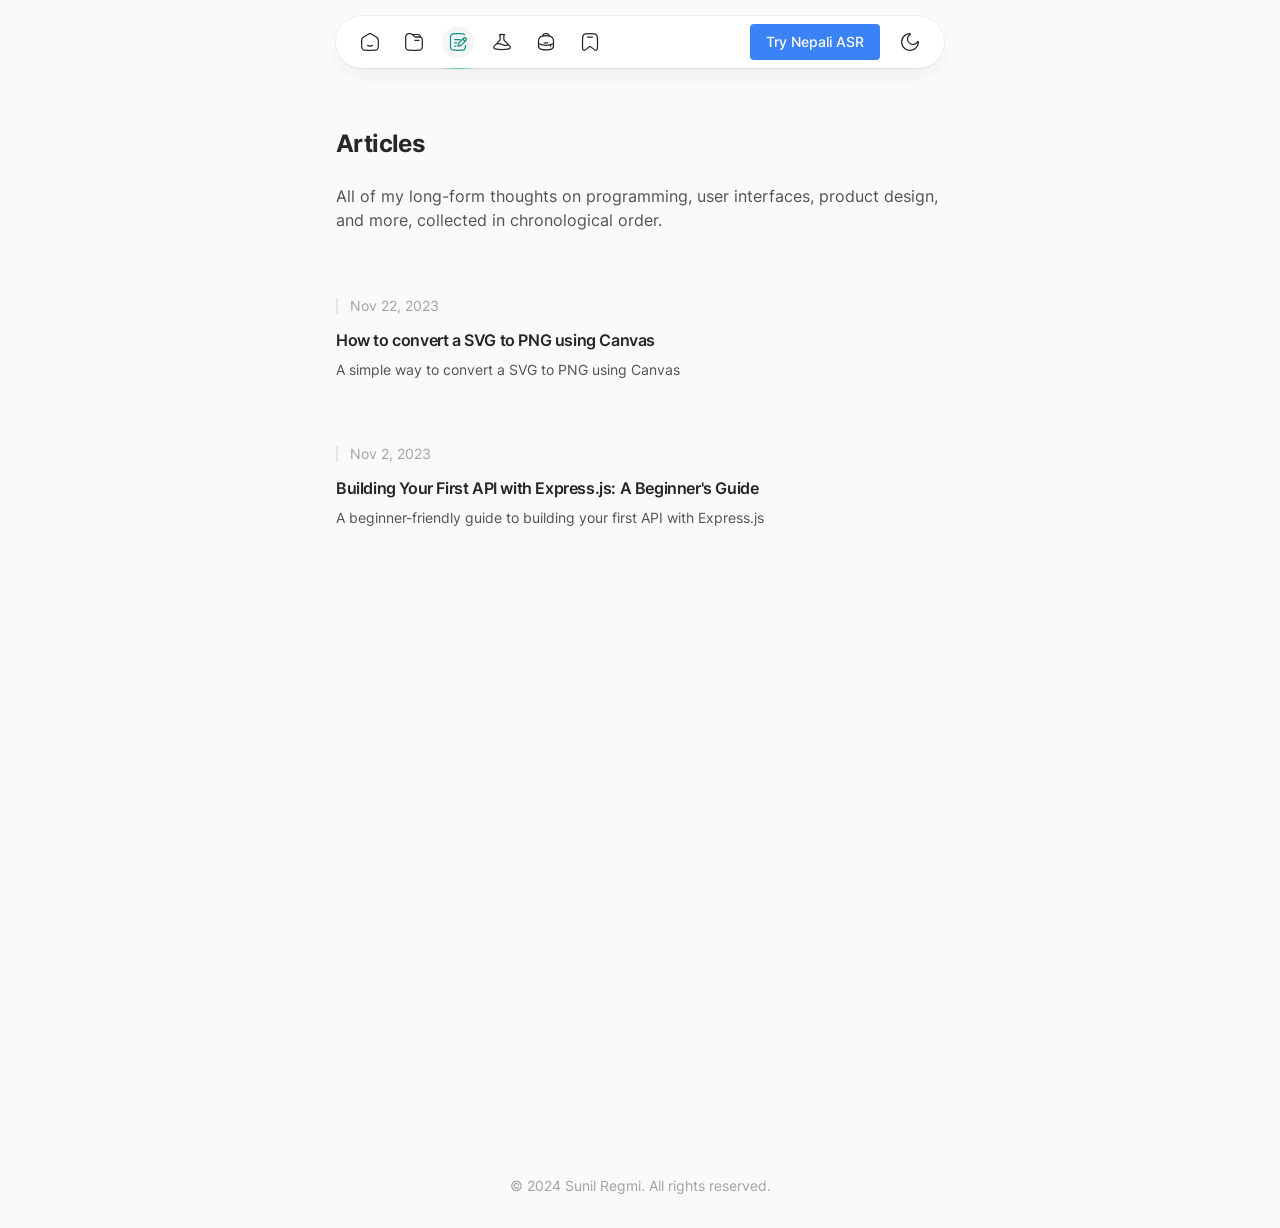
<file: public/articles/index.html>
<!DOCTYPE html><html lang="en" class="h-full"><head><meta charset="utf-8">
<meta name="viewport" content="width=device-width, initial-scale=1">
<style id="nuxt-ui-colors">:root {
--color-primary-50: 240 253 250;
--color-primary-100: 204 251 241;
--color-primary-200: 153 246 228;
--color-primary-300: 94 234 212;
--color-primary-400: 45 212 191;
--color-primary-500: 20 184 166;
--color-primary-600: 13 148 136;
--color-primary-700: 15 118 110;
--color-primary-800: 17 94 89;
--color-primary-900: 19 78 74;
--color-primary-950: 4 47 46;
--color-primary-DEFAULT: var(--color-primary-500);

--color-gray-50: 250 250 250;
--color-gray-100: 245 245 245;
--color-gray-200: 229 229 229;
--color-gray-300: 212 212 212;
--color-gray-400: 163 163 163;
--color-gray-500: 115 115 115;
--color-gray-600: 82 82 82;
--color-gray-700: 64 64 64;
--color-gray-800: 38 38 38;
--color-gray-900: 23 23 23;
--color-gray-950: 10 10 10;
}

.dark {
  --color-primary-DEFAULT: var(--color-primary-400);
}
</style>
<title>Articles | Sunil Regmi</title>
<script src="https://climateclock.world/widget-v2.js" async></script>
<style> @font-face { font-family: "Inter fallback"; src: local("Noto Sans"); size-adjust: 100.6532%; ascent-override: 96.2463%; descent-override: 23.991%; line-gap-override: 0%; } @font-face { font-family: "Inter fallback"; src: local("Arial"); size-adjust: 107.4014%; ascent-override: 90.199%; descent-override: 22.4836%; line-gap-override: 0%; } @font-face { font-family: "Inter fallback"; src: local("Helvetica Neue"); size-adjust: 106.0574%; ascent-override: 91.342%; descent-override: 22.7685%; line-gap-override: 0%; } @font-face { font-family: "Inter fallback"; src: local("Roboto"); size-adjust: 107.2828%; ascent-override: 90.2987%; descent-override: 22.5085%; line-gap-override: 0%; } @font-face { font-family: "Inter fallback"; src: local("Segoe UI"); size-adjust: 107.1644%; ascent-override: 90.3985%; descent-override: 22.5334%; line-gap-override: 0%; } @font-face { font-family: "Inter fallback"; src: local("BlinkMacSystemFont"); size-adjust: 115.3099%; ascent-override: 84.0128%; descent-override: 20.9416%; line-gap-override: 0%; } @font-face { font-family: "Inter fallback"; src: local("Noto Sans"); size-adjust: 100.6532%; ascent-override: 96.2463%; descent-override: 23.991%; line-gap-override: 0%; } @font-face { font-family: "Inter fallback"; src: local("Arial"); size-adjust: 107.4014%; ascent-override: 90.199%; descent-override: 22.4836%; line-gap-override: 0%; } @font-face { font-family: "Inter fallback"; src: local("Helvetica Neue"); size-adjust: 106.0574%; ascent-override: 91.342%; descent-override: 22.7685%; line-gap-override: 0%; } @font-face { font-family: "Inter fallback"; src: local("Roboto"); size-adjust: 107.2828%; ascent-override: 90.2987%; descent-override: 22.5085%; line-gap-override: 0%; } @font-face { font-family: "Inter fallback"; src: local("Segoe UI"); size-adjust: 107.1644%; ascent-override: 90.3985%; descent-override: 22.5334%; line-gap-override: 0%; } @font-face { font-family: "Inter fallback"; src: local("BlinkMacSystemFont"); size-adjust: 115.3099%; ascent-override: 84.0128%; descent-override: 20.9416%; line-gap-override: 0%; } @font-face { font-family: "Inter fallback"; src: local("Noto Sans"); size-adjust: 100.6532%; ascent-override: 96.2463%; descent-override: 23.991%; line-gap-override: 0%; } @font-face { font-family: "Inter fallback"; src: local("Arial"); size-adjust: 107.4014%; ascent-override: 90.199%; descent-override: 22.4836%; line-gap-override: 0%; } @font-face { font-family: "Inter fallback"; src: local("Helvetica Neue"); size-adjust: 106.0574%; ascent-override: 91.342%; descent-override: 22.7685%; line-gap-override: 0%; } @font-face { font-family: "Inter fallback"; src: local("Roboto"); size-adjust: 107.2828%; ascent-override: 90.2987%; descent-override: 22.5085%; line-gap-override: 0%; } @font-face { font-family: "Inter fallback"; src: local("Segoe UI"); size-adjust: 107.1644%; ascent-override: 90.3985%; descent-override: 22.5334%; line-gap-override: 0%; } @font-face { font-family: "Inter fallback"; src: local("BlinkMacSystemFont"); size-adjust: 115.3099%; ascent-override: 84.0128%; descent-override: 20.9416%; line-gap-override: 0%; } @font-face { font-family: "Inter fallback"; src: local("Noto Sans"); size-adjust: 100.6532%; ascent-override: 96.2463%; descent-override: 23.991%; line-gap-override: 0%; } @font-face { font-family: "Inter fallback"; src: local("Arial"); size-adjust: 107.4014%; ascent-override: 90.199%; descent-override: 22.4836%; line-gap-override: 0%; } @font-face { font-family: "Inter fallback"; src: local("Helvetica Neue"); size-adjust: 106.0574%; ascent-override: 91.342%; descent-override: 22.7685%; line-gap-override: 0%; } @font-face { font-family: "Inter fallback"; src: local("Roboto"); size-adjust: 107.2828%; ascent-override: 90.2987%; descent-override: 22.5085%; line-gap-override: 0%; } @font-face { font-family: "Inter fallback"; src: local("Segoe UI"); size-adjust: 107.1644%; ascent-override: 90.3985%; descent-override: 22.5334%; line-gap-override: 0%; } @font-face { font-family: "Inter fallback"; src: local("BlinkMacSystemFont"); size-adjust: 115.3099%; ascent-override: 84.0128%; descent-override: 20.9416%; line-gap-override: 0%; } @font-face { font-family: "Inter fallback"; src: local("Noto Sans"); size-adjust: 100.6532%; ascent-override: 96.2463%; descent-override: 23.991%; line-gap-override: 0%; } @font-face { font-family: "Inter fallback"; src: local("Arial"); size-adjust: 107.4014%; ascent-override: 90.199%; descent-override: 22.4836%; line-gap-override: 0%; } @font-face { font-family: "Inter fallback"; src: local("Helvetica Neue"); size-adjust: 106.0574%; ascent-override: 91.342%; descent-override: 22.7685%; line-gap-override: 0%; } @font-face { font-family: "Inter fallback"; src: local("Roboto"); size-adjust: 107.2828%; ascent-override: 90.2987%; descent-override: 22.5085%; line-gap-override: 0%; } @font-face { font-family: "Inter fallback"; src: local("Segoe UI"); size-adjust: 107.1644%; ascent-override: 90.3985%; descent-override: 22.5334%; line-gap-override: 0%; } @font-face { font-family: "Inter fallback"; src: local("BlinkMacSystemFont"); size-adjust: 115.3099%; ascent-override: 84.0128%; descent-override: 20.9416%; line-gap-override: 0%; } @font-face { font-family: "Inter fallback"; src: local("Noto Sans"); size-adjust: 100.6532%; ascent-override: 96.2463%; descent-override: 23.991%; line-gap-override: 0%; } @font-face { font-family: "Inter fallback"; src: local("Arial"); size-adjust: 107.4014%; ascent-override: 90.199%; descent-override: 22.4836%; line-gap-override: 0%; } @font-face { font-family: "Inter fallback"; src: local("Helvetica Neue"); size-adjust: 106.0574%; ascent-override: 91.342%; descent-override: 22.7685%; line-gap-override: 0%; } @font-face { font-family: "Inter fallback"; src: local("Roboto"); size-adjust: 107.2828%; ascent-override: 90.2987%; descent-override: 22.5085%; line-gap-override: 0%; } @font-face { font-family: "Inter fallback"; src: local("Segoe UI"); size-adjust: 107.1644%; ascent-override: 90.3985%; descent-override: 22.5334%; line-gap-override: 0%; } @font-face { font-family: "Inter fallback"; src: local("BlinkMacSystemFont"); size-adjust: 115.3099%; ascent-override: 84.0128%; descent-override: 20.9416%; line-gap-override: 0%; } @font-face { font-family: "Inter fallback"; src: local("Noto Sans"); size-adjust: 100.6532%; ascent-override: 96.2463%; descent-override: 23.991%; line-gap-override: 0%; } @font-face { font-family: "Inter fallback"; src: local("Arial"); size-adjust: 107.4014%; ascent-override: 90.199%; descent-override: 22.4836%; line-gap-override: 0%; } @font-face { font-family: "Inter fallback"; src: local("Helvetica Neue"); size-adjust: 106.0574%; ascent-override: 91.342%; descent-override: 22.7685%; line-gap-override: 0%; } @font-face { font-family: "Inter fallback"; src: local("Roboto"); size-adjust: 107.2828%; ascent-override: 90.2987%; descent-override: 22.5085%; line-gap-override: 0%; } @font-face { font-family: "Inter fallback"; src: local("Segoe UI"); size-adjust: 107.1644%; ascent-override: 90.3985%; descent-override: 22.5334%; line-gap-override: 0%; } @font-face { font-family: "Inter fallback"; src: local("BlinkMacSystemFont"); size-adjust: 115.3099%; ascent-override: 84.0128%; descent-override: 20.9416%; line-gap-override: 0%; } @font-face { font-family: "Inter fallback"; src: local("Noto Sans"); size-adjust: 100.6532%; ascent-override: 96.2463%; descent-override: 23.991%; line-gap-override: 0%; } @font-face { font-family: "Inter fallback"; src: local("Arial"); size-adjust: 107.4014%; ascent-override: 90.199%; descent-override: 22.4836%; line-gap-override: 0%; } @font-face { font-family: "Inter fallback"; src: local("Helvetica Neue"); size-adjust: 106.0574%; ascent-override: 91.342%; descent-override: 22.7685%; line-gap-override: 0%; } @font-face { font-family: "Inter fallback"; src: local("Roboto"); size-adjust: 107.2828%; ascent-override: 90.2987%; descent-override: 22.5085%; line-gap-override: 0%; } @font-face { font-family: "Inter fallback"; src: local("Segoe UI"); size-adjust: 107.1644%; ascent-override: 90.3985%; descent-override: 22.5334%; line-gap-override: 0%; } @font-face { font-family: "Inter fallback"; src: local("BlinkMacSystemFont"); size-adjust: 115.3099%; ascent-override: 84.0128%; descent-override: 20.9416%; line-gap-override: 0%; } @font-face { font-family: "Inter fallback"; src: local("Noto Sans"); size-adjust: 100.6532%; ascent-override: 96.2463%; descent-override: 23.991%; line-gap-override: 0%; } @font-face { font-family: "Inter fallback"; src: local("Arial"); size-adjust: 107.4014%; ascent-override: 90.199%; descent-override: 22.4836%; line-gap-override: 0%; } @font-face { font-family: "Inter fallback"; src: local("Helvetica Neue"); size-adjust: 106.0574%; ascent-override: 91.342%; descent-override: 22.7685%; line-gap-override: 0%; } @font-face { font-family: "Inter fallback"; src: local("Roboto"); size-adjust: 107.2828%; ascent-override: 90.2987%; descent-override: 22.5085%; line-gap-override: 0%; } @font-face { font-family: "Inter fallback"; src: local("Segoe UI"); size-adjust: 107.1644%; ascent-override: 90.3985%; descent-override: 22.5334%; line-gap-override: 0%; } @font-face { font-family: "Inter fallback"; src: local("BlinkMacSystemFont"); size-adjust: 115.3099%; ascent-override: 84.0128%; descent-override: 20.9416%; line-gap-override: 0%; } @font-face { font-family: "Inter fallback"; src: local("Noto Sans"); size-adjust: 100.6532%; ascent-override: 96.2463%; descent-override: 23.991%; line-gap-override: 0%; } @font-face { font-family: "Inter fallback"; src: local("Arial"); size-adjust: 107.4014%; ascent-override: 90.199%; descent-override: 22.4836%; line-gap-override: 0%; } @font-face { font-family: "Inter fallback"; src: local("Helvetica Neue"); size-adjust: 106.0574%; ascent-override: 91.342%; descent-override: 22.7685%; line-gap-override: 0%; } @font-face { font-family: "Inter fallback"; src: local("Roboto"); size-adjust: 107.2828%; ascent-override: 90.2987%; descent-override: 22.5085%; line-gap-override: 0%; } @font-face { font-family: "Inter fallback"; src: local("Segoe UI"); size-adjust: 107.1644%; ascent-override: 90.3985%; descent-override: 22.5334%; line-gap-override: 0%; } @font-face { font-family: "Inter fallback"; src: local("BlinkMacSystemFont"); size-adjust: 115.3099%; ascent-override: 84.0128%; descent-override: 20.9416%; line-gap-override: 0%; } @font-face { font-family: "Inter fallback"; src: local("Noto Sans"); size-adjust: 100.6532%; ascent-override: 96.2463%; descent-override: 23.991%; line-gap-override: 0%; } @font-face { font-family: "Inter fallback"; src: local("Arial"); size-adjust: 107.4014%; ascent-override: 90.199%; descent-override: 22.4836%; line-gap-override: 0%; } @font-face { font-family: "Inter fallback"; src: local("Helvetica Neue"); size-adjust: 106.0574%; ascent-override: 91.342%; descent-override: 22.7685%; line-gap-override: 0%; } @font-face { font-family: "Inter fallback"; src: local("Roboto"); size-adjust: 107.2828%; ascent-override: 90.2987%; descent-override: 22.5085%; line-gap-override: 0%; } @font-face { font-family: "Inter fallback"; src: local("Segoe UI"); size-adjust: 107.1644%; ascent-override: 90.3985%; descent-override: 22.5334%; line-gap-override: 0%; } @font-face { font-family: "Inter fallback"; src: local("BlinkMacSystemFont"); size-adjust: 115.3099%; ascent-override: 84.0128%; descent-override: 20.9416%; line-gap-override: 0%; } @font-face { font-family: "Inter fallback"; src: local("Noto Sans"); size-adjust: 100.6532%; ascent-override: 96.2463%; descent-override: 23.991%; line-gap-override: 0%; } @font-face { font-family: "Inter fallback"; src: local("Arial"); size-adjust: 107.4014%; ascent-override: 90.199%; descent-override: 22.4836%; line-gap-override: 0%; } @font-face { font-family: "Inter fallback"; src: local("Helvetica Neue"); size-adjust: 106.0574%; ascent-override: 91.342%; descent-override: 22.7685%; line-gap-override: 0%; } @font-face { font-family: "Inter fallback"; src: local("Roboto"); size-adjust: 107.2828%; ascent-override: 90.2987%; descent-override: 22.5085%; line-gap-override: 0%; } @font-face { font-family: "Inter fallback"; src: local("Segoe UI"); size-adjust: 107.1644%; ascent-override: 90.3985%; descent-override: 22.5334%; line-gap-override: 0%; } @font-face { font-family: "Inter fallback"; src: local("BlinkMacSystemFont"); size-adjust: 115.3099%; ascent-override: 84.0128%; descent-override: 20.9416%; line-gap-override: 0%; } @font-face { font-family: "Inter fallback"; src: local("Noto Sans"); size-adjust: 100.6532%; ascent-override: 96.2463%; descent-override: 23.991%; line-gap-override: 0%; } @font-face { font-family: "Inter fallback"; src: local("Arial"); size-adjust: 107.4014%; ascent-override: 90.199%; descent-override: 22.4836%; line-gap-override: 0%; } @font-face { font-family: "Inter fallback"; src: local("Helvetica Neue"); size-adjust: 106.0574%; ascent-override: 91.342%; descent-override: 22.7685%; line-gap-override: 0%; } @font-face { font-family: "Inter fallback"; src: local("Roboto"); size-adjust: 107.2828%; ascent-override: 90.2987%; descent-override: 22.5085%; line-gap-override: 0%; } @font-face { font-family: "Inter fallback"; src: local("Segoe UI"); size-adjust: 107.1644%; ascent-override: 90.3985%; descent-override: 22.5334%; line-gap-override: 0%; } @font-face { font-family: "Inter fallback"; src: local("BlinkMacSystemFont"); size-adjust: 115.3099%; ascent-override: 84.0128%; descent-override: 20.9416%; line-gap-override: 0%; } @font-face { font-family: "Inter fallback"; src: local("Noto Sans"); size-adjust: 100.6532%; ascent-override: 96.2463%; descent-override: 23.991%; line-gap-override: 0%; } @font-face { font-family: "Inter fallback"; src: local("Arial"); size-adjust: 107.4014%; ascent-override: 90.199%; descent-override: 22.4836%; line-gap-override: 0%; } @font-face { font-family: "Inter fallback"; src: local("Helvetica Neue"); size-adjust: 106.0574%; ascent-override: 91.342%; descent-override: 22.7685%; line-gap-override: 0%; } @font-face { font-family: "Inter fallback"; src: local("Roboto"); size-adjust: 107.2828%; ascent-override: 90.2987%; descent-override: 22.5085%; line-gap-override: 0%; } @font-face { font-family: "Inter fallback"; src: local("Segoe UI"); size-adjust: 107.1644%; ascent-override: 90.3985%; descent-override: 22.5334%; line-gap-override: 0%; } @font-face { font-family: "Inter fallback"; src: local("BlinkMacSystemFont"); size-adjust: 115.3099%; ascent-override: 84.0128%; descent-override: 20.9416%; line-gap-override: 0%; } @font-face { font-family: "Inter fallback"; src: local("Noto Sans"); size-adjust: 100.6532%; ascent-override: 96.2463%; descent-override: 23.991%; line-gap-override: 0%; } @font-face { font-family: "Inter fallback"; src: local("Arial"); size-adjust: 107.4014%; ascent-override: 90.199%; descent-override: 22.4836%; line-gap-override: 0%; } @font-face { font-family: "Inter fallback"; src: local("Helvetica Neue"); size-adjust: 106.0574%; ascent-override: 91.342%; descent-override: 22.7685%; line-gap-override: 0%; } @font-face { font-family: "Inter fallback"; src: local("Roboto"); size-adjust: 107.2828%; ascent-override: 90.2987%; descent-override: 22.5085%; line-gap-override: 0%; } @font-face { font-family: "Inter fallback"; src: local("Segoe UI"); size-adjust: 107.1644%; ascent-override: 90.3985%; descent-override: 22.5334%; line-gap-override: 0%; } @font-face { font-family: "Inter fallback"; src: local("BlinkMacSystemFont"); size-adjust: 115.3099%; ascent-override: 84.0128%; descent-override: 20.9416%; line-gap-override: 0%; } @font-face { font-family: "Inter fallback"; src: local("Noto Sans"); size-adjust: 100.6532%; ascent-override: 96.2463%; descent-override: 23.991%; line-gap-override: 0%; } @font-face { font-family: "Inter fallback"; src: local("Arial"); size-adjust: 107.4014%; ascent-override: 90.199%; descent-override: 22.4836%; line-gap-override: 0%; } @font-face { font-family: "Inter fallback"; src: local("Helvetica Neue"); size-adjust: 106.0574%; ascent-override: 91.342%; descent-override: 22.7685%; line-gap-override: 0%; } @font-face { font-family: "Inter fallback"; src: local("Roboto"); size-adjust: 107.2828%; ascent-override: 90.2987%; descent-override: 22.5085%; line-gap-override: 0%; } @font-face { font-family: "Inter fallback"; src: local("Segoe UI"); size-adjust: 107.1644%; ascent-override: 90.3985%; descent-override: 22.5334%; line-gap-override: 0%; } @font-face { font-family: "Inter fallback"; src: local("BlinkMacSystemFont"); size-adjust: 115.3099%; ascent-override: 84.0128%; descent-override: 20.9416%; line-gap-override: 0%; } @font-face { font-family: "Inter fallback"; src: local("Noto Sans"); size-adjust: 100.6532%; ascent-override: 96.2463%; descent-override: 23.991%; line-gap-override: 0%; } @font-face { font-family: "Inter fallback"; src: local("Arial"); size-adjust: 107.4014%; ascent-override: 90.199%; descent-override: 22.4836%; line-gap-override: 0%; } @font-face { font-family: "Inter fallback"; src: local("Helvetica Neue"); size-adjust: 106.0574%; ascent-override: 91.342%; descent-override: 22.7685%; line-gap-override: 0%; } @font-face { font-family: "Inter fallback"; src: local("Roboto"); size-adjust: 107.2828%; ascent-override: 90.2987%; descent-override: 22.5085%; line-gap-override: 0%; } @font-face { font-family: "Inter fallback"; src: local("Segoe UI"); size-adjust: 107.1644%; ascent-override: 90.3985%; descent-override: 22.5334%; line-gap-override: 0%; } @font-face { font-family: "Inter fallback"; src: local("BlinkMacSystemFont"); size-adjust: 115.3099%; ascent-override: 84.0128%; descent-override: 20.9416%; line-gap-override: 0%; } @font-face { font-family: "Inter fallback"; src: local("Noto Sans"); size-adjust: 100.6532%; ascent-override: 96.2463%; descent-override: 23.991%; line-gap-override: 0%; } @font-face { font-family: "Inter fallback"; src: local("Arial"); size-adjust: 107.4014%; ascent-override: 90.199%; descent-override: 22.4836%; line-gap-override: 0%; } @font-face { font-family: "Inter fallback"; src: local("Helvetica Neue"); size-adjust: 106.0574%; ascent-override: 91.342%; descent-override: 22.7685%; line-gap-override: 0%; } @font-face { font-family: "Inter fallback"; src: local("Roboto"); size-adjust: 107.2828%; ascent-override: 90.2987%; descent-override: 22.5085%; line-gap-override: 0%; } @font-face { font-family: "Inter fallback"; src: local("Segoe UI"); size-adjust: 107.1644%; ascent-override: 90.3985%; descent-override: 22.5334%; line-gap-override: 0%; } @font-face { font-family: "Inter fallback"; src: local("BlinkMacSystemFont"); size-adjust: 115.3099%; ascent-override: 84.0128%; descent-override: 20.9416%; line-gap-override: 0%; } @font-face { font-family: "Inter fallback"; src: local("Noto Sans"); size-adjust: 100.6532%; ascent-override: 96.2463%; descent-override: 23.991%; line-gap-override: 0%; } @font-face { font-family: "Inter fallback"; src: local("Arial"); size-adjust: 107.4014%; ascent-override: 90.199%; descent-override: 22.4836%; line-gap-override: 0%; } @font-face { font-family: "Inter fallback"; src: local("Helvetica Neue"); size-adjust: 106.0574%; ascent-override: 91.342%; descent-override: 22.7685%; line-gap-override: 0%; } @font-face { font-family: "Inter fallback"; src: local("Roboto"); size-adjust: 107.2828%; ascent-override: 90.2987%; descent-override: 22.5085%; line-gap-override: 0%; } @font-face { font-family: "Inter fallback"; src: local("Segoe UI"); size-adjust: 107.1644%; ascent-override: 90.3985%; descent-override: 22.5334%; line-gap-override: 0%; } @font-face { font-family: "Inter fallback"; src: local("BlinkMacSystemFont"); size-adjust: 115.3099%; ascent-override: 84.0128%; descent-override: 20.9416%; line-gap-override: 0%; } @font-face { font-family: "Inter fallback"; src: local("Noto Sans"); size-adjust: 100.6532%; ascent-override: 96.2463%; descent-override: 23.991%; line-gap-override: 0%; } @font-face { font-family: "Inter fallback"; src: local("Arial"); size-adjust: 107.4014%; ascent-override: 90.199%; descent-override: 22.4836%; line-gap-override: 0%; } @font-face { font-family: "Inter fallback"; src: local("Helvetica Neue"); size-adjust: 106.0574%; ascent-override: 91.342%; descent-override: 22.7685%; line-gap-override: 0%; } @font-face { font-family: "Inter fallback"; src: local("Roboto"); size-adjust: 107.2828%; ascent-override: 90.2987%; descent-override: 22.5085%; line-gap-override: 0%; } @font-face { font-family: "Inter fallback"; src: local("Segoe UI"); size-adjust: 107.1644%; ascent-override: 90.3985%; descent-override: 22.5334%; line-gap-override: 0%; } @font-face { font-family: "Inter fallback"; src: local("BlinkMacSystemFont"); size-adjust: 115.3099%; ascent-override: 84.0128%; descent-override: 20.9416%; line-gap-override: 0%; } @font-face { font-family: "Inter fallback"; src: local("Noto Sans"); size-adjust: 100.6532%; ascent-override: 96.2463%; descent-override: 23.991%; line-gap-override: 0%; } @font-face { font-family: "Inter fallback"; src: local("Arial"); size-adjust: 107.4014%; ascent-override: 90.199%; descent-override: 22.4836%; line-gap-override: 0%; } @font-face { font-family: "Inter fallback"; src: local("Helvetica Neue"); size-adjust: 106.0574%; ascent-override: 91.342%; descent-override: 22.7685%; line-gap-override: 0%; } @font-face { font-family: "Inter fallback"; src: local("Roboto"); size-adjust: 107.2828%; ascent-override: 90.2987%; descent-override: 22.5085%; line-gap-override: 0%; } @font-face { font-family: "Inter fallback"; src: local("Segoe UI"); size-adjust: 107.1644%; ascent-override: 90.3985%; descent-override: 22.5334%; line-gap-override: 0%; } @font-face { font-family: "Inter fallback"; src: local("BlinkMacSystemFont"); size-adjust: 115.3099%; ascent-override: 84.0128%; descent-override: 20.9416%; line-gap-override: 0%; } @font-face { font-family: "Inter fallback"; src: local("Noto Sans"); size-adjust: 100.6532%; ascent-override: 96.2463%; descent-override: 23.991%; line-gap-override: 0%; } @font-face { font-family: "Inter fallback"; src: local("Arial"); size-adjust: 107.4014%; ascent-override: 90.199%; descent-override: 22.4836%; line-gap-override: 0%; } @font-face { font-family: "Inter fallback"; src: local("Helvetica Neue"); size-adjust: 106.0574%; ascent-override: 91.342%; descent-override: 22.7685%; line-gap-override: 0%; } @font-face { font-family: "Inter fallback"; src: local("Roboto"); size-adjust: 107.2828%; ascent-override: 90.2987%; descent-override: 22.5085%; line-gap-override: 0%; } @font-face { font-family: "Inter fallback"; src: local("Segoe UI"); size-adjust: 107.1644%; ascent-override: 90.3985%; descent-override: 22.5334%; line-gap-override: 0%; } @font-face { font-family: "Inter fallback"; src: local("BlinkMacSystemFont"); size-adjust: 115.3099%; ascent-override: 84.0128%; descent-override: 20.9416%; line-gap-override: 0%; } @font-face { font-family: "Inter fallback"; src: local("Noto Sans"); size-adjust: 100.6532%; ascent-override: 96.2463%; descent-override: 23.991%; line-gap-override: 0%; } @font-face { font-family: "Inter fallback"; src: local("Arial"); size-adjust: 107.4014%; ascent-override: 90.199%; descent-override: 22.4836%; line-gap-override: 0%; } @font-face { font-family: "Inter fallback"; src: local("Helvetica Neue"); size-adjust: 106.0574%; ascent-override: 91.342%; descent-override: 22.7685%; line-gap-override: 0%; } @font-face { font-family: "Inter fallback"; src: local("Roboto"); size-adjust: 107.2828%; ascent-override: 90.2987%; descent-override: 22.5085%; line-gap-override: 0%; } @font-face { font-family: "Inter fallback"; src: local("Segoe UI"); size-adjust: 107.1644%; ascent-override: 90.3985%; descent-override: 22.5334%; line-gap-override: 0%; } @font-face { font-family: "Inter fallback"; src: local("BlinkMacSystemFont"); size-adjust: 115.3099%; ascent-override: 84.0128%; descent-override: 20.9416%; line-gap-override: 0%; } @font-face { font-family: "Inter fallback"; src: local("Noto Sans"); size-adjust: 100.6532%; ascent-override: 96.2463%; descent-override: 23.991%; line-gap-override: 0%; } @font-face { font-family: "Inter fallback"; src: local("Arial"); size-adjust: 107.4014%; ascent-override: 90.199%; descent-override: 22.4836%; line-gap-override: 0%; } @font-face { font-family: "Inter fallback"; src: local("Helvetica Neue"); size-adjust: 106.0574%; ascent-override: 91.342%; descent-override: 22.7685%; line-gap-override: 0%; } @font-face { font-family: "Inter fallback"; src: local("Roboto"); size-adjust: 107.2828%; ascent-override: 90.2987%; descent-override: 22.5085%; line-gap-override: 0%; } @font-face { font-family: "Inter fallback"; src: local("Segoe UI"); size-adjust: 107.1644%; ascent-override: 90.3985%; descent-override: 22.5334%; line-gap-override: 0%; } @font-face { font-family: "Inter fallback"; src: local("BlinkMacSystemFont"); size-adjust: 115.3099%; ascent-override: 84.0128%; descent-override: 20.9416%; line-gap-override: 0%; } @font-face { font-family: "Inter fallback"; src: local("Noto Sans"); size-adjust: 100.6532%; ascent-override: 96.2463%; descent-override: 23.991%; line-gap-override: 0%; } @font-face { font-family: "Inter fallback"; src: local("Arial"); size-adjust: 107.4014%; ascent-override: 90.199%; descent-override: 22.4836%; line-gap-override: 0%; } @font-face { font-family: "Inter fallback"; src: local("Helvetica Neue"); size-adjust: 106.0574%; ascent-override: 91.342%; descent-override: 22.7685%; line-gap-override: 0%; } @font-face { font-family: "Inter fallback"; src: local("Roboto"); size-adjust: 107.2828%; ascent-override: 90.2987%; descent-override: 22.5085%; line-gap-override: 0%; } @font-face { font-family: "Inter fallback"; src: local("Segoe UI"); size-adjust: 107.1644%; ascent-override: 90.3985%; descent-override: 22.5334%; line-gap-override: 0%; } @font-face { font-family: "Inter fallback"; src: local("BlinkMacSystemFont"); size-adjust: 115.3099%; ascent-override: 84.0128%; descent-override: 20.9416%; line-gap-override: 0%; } @font-face { font-family: "Inter fallback"; src: local("Noto Sans"); size-adjust: 100.6532%; ascent-override: 96.2463%; descent-override: 23.991%; line-gap-override: 0%; } @font-face { font-family: "Inter fallback"; src: local("Arial"); size-adjust: 107.4014%; ascent-override: 90.199%; descent-override: 22.4836%; line-gap-override: 0%; } @font-face { font-family: "Inter fallback"; src: local("Helvetica Neue"); size-adjust: 106.0574%; ascent-override: 91.342%; descent-override: 22.7685%; line-gap-override: 0%; } @font-face { font-family: "Inter fallback"; src: local("Roboto"); size-adjust: 107.2828%; ascent-override: 90.2987%; descent-override: 22.5085%; line-gap-override: 0%; } @font-face { font-family: "Inter fallback"; src: local("Segoe UI"); size-adjust: 107.1644%; ascent-override: 90.3985%; descent-override: 22.5334%; line-gap-override: 0%; } @font-face { font-family: "Inter fallback"; src: local("BlinkMacSystemFont"); size-adjust: 115.3099%; ascent-override: 84.0128%; descent-override: 20.9416%; line-gap-override: 0%; } @font-face { font-family: "Inter fallback"; src: local("Noto Sans"); size-adjust: 100.6532%; ascent-override: 96.2463%; descent-override: 23.991%; line-gap-override: 0%; } @font-face { font-family: "Inter fallback"; src: local("Arial"); size-adjust: 107.4014%; ascent-override: 90.199%; descent-override: 22.4836%; line-gap-override: 0%; } @font-face { font-family: "Inter fallback"; src: local("Helvetica Neue"); size-adjust: 106.0574%; ascent-override: 91.342%; descent-override: 22.7685%; line-gap-override: 0%; } @font-face { font-family: "Inter fallback"; src: local("Roboto"); size-adjust: 107.2828%; ascent-override: 90.2987%; descent-override: 22.5085%; line-gap-override: 0%; } @font-face { font-family: "Inter fallback"; src: local("Segoe UI"); size-adjust: 107.1644%; ascent-override: 90.3985%; descent-override: 22.5334%; line-gap-override: 0%; } @font-face { font-family: "Inter fallback"; src: local("BlinkMacSystemFont"); size-adjust: 115.3099%; ascent-override: 84.0128%; descent-override: 20.9416%; line-gap-override: 0%; } @font-face { font-family: "Inter fallback"; src: local("Noto Sans"); size-adjust: 100.6532%; ascent-override: 96.2463%; descent-override: 23.991%; line-gap-override: 0%; } @font-face { font-family: "Inter fallback"; src: local("Arial"); size-adjust: 107.4014%; ascent-override: 90.199%; descent-override: 22.4836%; line-gap-override: 0%; } @font-face { font-family: "Inter fallback"; src: local("Helvetica Neue"); size-adjust: 106.0574%; ascent-override: 91.342%; descent-override: 22.7685%; line-gap-override: 0%; } @font-face { font-family: "Inter fallback"; src: local("Roboto"); size-adjust: 107.2828%; ascent-override: 90.2987%; descent-override: 22.5085%; line-gap-override: 0%; } @font-face { font-family: "Inter fallback"; src: local("Segoe UI"); size-adjust: 107.1644%; ascent-override: 90.3985%; descent-override: 22.5334%; line-gap-override: 0%; } @font-face { font-family: "Inter fallback"; src: local("BlinkMacSystemFont"); size-adjust: 115.3099%; ascent-override: 84.0128%; descent-override: 20.9416%; line-gap-override: 0%; } @font-face { font-family: "Inter fallback"; src: local("Noto Sans"); size-adjust: 100.6532%; ascent-override: 96.2463%; descent-override: 23.991%; line-gap-override: 0%; } @font-face { font-family: "Inter fallback"; src: local("Arial"); size-adjust: 107.4014%; ascent-override: 90.199%; descent-override: 22.4836%; line-gap-override: 0%; } @font-face { font-family: "Inter fallback"; src: local("Helvetica Neue"); size-adjust: 106.0574%; ascent-override: 91.342%; descent-override: 22.7685%; line-gap-override: 0%; } @font-face { font-family: "Inter fallback"; src: local("Roboto"); size-adjust: 107.2828%; ascent-override: 90.2987%; descent-override: 22.5085%; line-gap-override: 0%; } @font-face { font-family: "Inter fallback"; src: local("Segoe UI"); size-adjust: 107.1644%; ascent-override: 90.3985%; descent-override: 22.5334%; line-gap-override: 0%; } @font-face { font-family: "Inter fallback"; src: local("BlinkMacSystemFont"); size-adjust: 115.3099%; ascent-override: 84.0128%; descent-override: 20.9416%; line-gap-override: 0%; } @font-face { font-family: "Inter fallback"; src: local("Noto Sans"); size-adjust: 100.6532%; ascent-override: 96.2463%; descent-override: 23.991%; line-gap-override: 0%; } @font-face { font-family: "Inter fallback"; src: local("Arial"); size-adjust: 107.4014%; ascent-override: 90.199%; descent-override: 22.4836%; line-gap-override: 0%; } @font-face { font-family: "Inter fallback"; src: local("Helvetica Neue"); size-adjust: 106.0574%; ascent-override: 91.342%; descent-override: 22.7685%; line-gap-override: 0%; } @font-face { font-family: "Inter fallback"; src: local("Roboto"); size-adjust: 107.2828%; ascent-override: 90.2987%; descent-override: 22.5085%; line-gap-override: 0%; } @font-face { font-family: "Inter fallback"; src: local("Segoe UI"); size-adjust: 107.1644%; ascent-override: 90.3985%; descent-override: 22.5334%; line-gap-override: 0%; } @font-face { font-family: "Inter fallback"; src: local("BlinkMacSystemFont"); size-adjust: 115.3099%; ascent-override: 84.0128%; descent-override: 20.9416%; line-gap-override: 0%; } @font-face { font-family: "Inter fallback"; src: local("Noto Sans"); size-adjust: 100.6532%; ascent-override: 96.2463%; descent-override: 23.991%; line-gap-override: 0%; } @font-face { font-family: "Inter fallback"; src: local("Arial"); size-adjust: 107.4014%; ascent-override: 90.199%; descent-override: 22.4836%; line-gap-override: 0%; } @font-face { font-family: "Inter fallback"; src: local("Helvetica Neue"); size-adjust: 106.0574%; ascent-override: 91.342%; descent-override: 22.7685%; line-gap-override: 0%; } @font-face { font-family: "Inter fallback"; src: local("Roboto"); size-adjust: 107.2828%; ascent-override: 90.2987%; descent-override: 22.5085%; line-gap-override: 0%; } @font-face { font-family: "Inter fallback"; src: local("Segoe UI"); size-adjust: 107.1644%; ascent-override: 90.3985%; descent-override: 22.5334%; line-gap-override: 0%; } @font-face { font-family: "Inter fallback"; src: local("BlinkMacSystemFont"); size-adjust: 115.3099%; ascent-override: 84.0128%; descent-override: 20.9416%; line-gap-override: 0%; } @font-face { font-family: "Inter fallback"; src: local("Noto Sans"); size-adjust: 100.6532%; ascent-override: 96.2463%; descent-override: 23.991%; line-gap-override: 0%; } @font-face { font-family: "Inter fallback"; src: local("Arial"); size-adjust: 107.4014%; ascent-override: 90.199%; descent-override: 22.4836%; line-gap-override: 0%; } @font-face { font-family: "Inter fallback"; src: local("Helvetica Neue"); size-adjust: 106.0574%; ascent-override: 91.342%; descent-override: 22.7685%; line-gap-override: 0%; } @font-face { font-family: "Inter fallback"; src: local("Roboto"); size-adjust: 107.2828%; ascent-override: 90.2987%; descent-override: 22.5085%; line-gap-override: 0%; } @font-face { font-family: "Inter fallback"; src: local("Segoe UI"); size-adjust: 107.1644%; ascent-override: 90.3985%; descent-override: 22.5334%; line-gap-override: 0%; } @font-face { font-family: "Inter fallback"; src: local("BlinkMacSystemFont"); size-adjust: 115.3099%; ascent-override: 84.0128%; descent-override: 20.9416%; line-gap-override: 0%; } @font-face { font-family: "Inter fallback"; src: local("Noto Sans"); size-adjust: 100.6532%; ascent-override: 96.2463%; descent-override: 23.991%; line-gap-override: 0%; } @font-face { font-family: "Inter fallback"; src: local("Arial"); size-adjust: 107.4014%; ascent-override: 90.199%; descent-override: 22.4836%; line-gap-override: 0%; } @font-face { font-family: "Inter fallback"; src: local("Helvetica Neue"); size-adjust: 106.0574%; ascent-override: 91.342%; descent-override: 22.7685%; line-gap-override: 0%; } @font-face { font-family: "Inter fallback"; src: local("Roboto"); size-adjust: 107.2828%; ascent-override: 90.2987%; descent-override: 22.5085%; line-gap-override: 0%; } @font-face { font-family: "Inter fallback"; src: local("Segoe UI"); size-adjust: 107.1644%; ascent-override: 90.3985%; descent-override: 22.5334%; line-gap-override: 0%; } @font-face { font-family: "Inter fallback"; src: local("BlinkMacSystemFont"); size-adjust: 115.3099%; ascent-override: 84.0128%; descent-override: 20.9416%; line-gap-override: 0%; } @font-face { font-family: "Inter fallback"; src: local("Noto Sans"); size-adjust: 100.6532%; ascent-override: 96.2463%; descent-override: 23.991%; line-gap-override: 0%; } @font-face { font-family: "Inter fallback"; src: local("Arial"); size-adjust: 107.4014%; ascent-override: 90.199%; descent-override: 22.4836%; line-gap-override: 0%; } @font-face { font-family: "Inter fallback"; src: local("Helvetica Neue"); size-adjust: 106.0574%; ascent-override: 91.342%; descent-override: 22.7685%; line-gap-override: 0%; } @font-face { font-family: "Inter fallback"; src: local("Roboto"); size-adjust: 107.2828%; ascent-override: 90.2987%; descent-override: 22.5085%; line-gap-override: 0%; } @font-face { font-family: "Inter fallback"; src: local("Segoe UI"); size-adjust: 107.1644%; ascent-override: 90.3985%; descent-override: 22.5334%; line-gap-override: 0%; } @font-face { font-family: "Inter fallback"; src: local("BlinkMacSystemFont"); size-adjust: 115.3099%; ascent-override: 84.0128%; descent-override: 20.9416%; line-gap-override: 0%; } @font-face { font-family: "Inter fallback"; src: local("Noto Sans"); size-adjust: 100.6532%; ascent-override: 96.2463%; descent-override: 23.991%; line-gap-override: 0%; } @font-face { font-family: "Inter fallback"; src: local("Arial"); size-adjust: 107.4014%; ascent-override: 90.199%; descent-override: 22.4836%; line-gap-override: 0%; } @font-face { font-family: "Inter fallback"; src: local("Helvetica Neue"); size-adjust: 106.0574%; ascent-override: 91.342%; descent-override: 22.7685%; line-gap-override: 0%; } @font-face { font-family: "Inter fallback"; src: local("Roboto"); size-adjust: 107.2828%; ascent-override: 90.2987%; descent-override: 22.5085%; line-gap-override: 0%; } @font-face { font-family: "Inter fallback"; src: local("Segoe UI"); size-adjust: 107.1644%; ascent-override: 90.3985%; descent-override: 22.5334%; line-gap-override: 0%; } @font-face { font-family: "Inter fallback"; src: local("BlinkMacSystemFont"); size-adjust: 115.3099%; ascent-override: 84.0128%; descent-override: 20.9416%; line-gap-override: 0%; } @font-face { font-family: "Inter fallback"; src: local("Noto Sans"); size-adjust: 100.6532%; ascent-override: 96.2463%; descent-override: 23.991%; line-gap-override: 0%; } @font-face { font-family: "Inter fallback"; src: local("Arial"); size-adjust: 107.4014%; ascent-override: 90.199%; descent-override: 22.4836%; line-gap-override: 0%; } @font-face { font-family: "Inter fallback"; src: local("Helvetica Neue"); size-adjust: 106.0574%; ascent-override: 91.342%; descent-override: 22.7685%; line-gap-override: 0%; } @font-face { font-family: "Inter fallback"; src: local("Roboto"); size-adjust: 107.2828%; ascent-override: 90.2987%; descent-override: 22.5085%; line-gap-override: 0%; } @font-face { font-family: "Inter fallback"; src: local("Segoe UI"); size-adjust: 107.1644%; ascent-override: 90.3985%; descent-override: 22.5334%; line-gap-override: 0%; } @font-face { font-family: "Inter fallback"; src: local("BlinkMacSystemFont"); size-adjust: 115.3099%; ascent-override: 84.0128%; descent-override: 20.9416%; line-gap-override: 0%; } @font-face { font-family: "Inter fallback"; src: local("Noto Sans"); size-adjust: 100.6532%; ascent-override: 96.2463%; descent-override: 23.991%; line-gap-override: 0%; } @font-face { font-family: "Inter fallback"; src: local("Arial"); size-adjust: 107.4014%; ascent-override: 90.199%; descent-override: 22.4836%; line-gap-override: 0%; } @font-face { font-family: "Inter fallback"; src: local("Helvetica Neue"); size-adjust: 106.0574%; ascent-override: 91.342%; descent-override: 22.7685%; line-gap-override: 0%; } @font-face { font-family: "Inter fallback"; src: local("Roboto"); size-adjust: 107.2828%; ascent-override: 90.2987%; descent-override: 22.5085%; line-gap-override: 0%; } @font-face { font-family: "Inter fallback"; src: local("Segoe UI"); size-adjust: 107.1644%; ascent-override: 90.3985%; descent-override: 22.5334%; line-gap-override: 0%; } @font-face { font-family: "Inter fallback"; src: local("BlinkMacSystemFont"); size-adjust: 115.3099%; ascent-override: 84.0128%; descent-override: 20.9416%; line-gap-override: 0%; } @font-face { font-family: "Inter fallback"; src: local("Noto Sans"); size-adjust: 100.6532%; ascent-override: 96.2463%; descent-override: 23.991%; line-gap-override: 0%; } @font-face { font-family: "Inter fallback"; src: local("Arial"); size-adjust: 107.4014%; ascent-override: 90.199%; descent-override: 22.4836%; line-gap-override: 0%; } @font-face { font-family: "Inter fallback"; src: local("Helvetica Neue"); size-adjust: 106.0574%; ascent-override: 91.342%; descent-override: 22.7685%; line-gap-override: 0%; } @font-face { font-family: "Inter fallback"; src: local("Roboto"); size-adjust: 107.2828%; ascent-override: 90.2987%; descent-override: 22.5085%; line-gap-override: 0%; } @font-face { font-family: "Inter fallback"; src: local("Segoe UI"); size-adjust: 107.1644%; ascent-override: 90.3985%; descent-override: 22.5334%; line-gap-override: 0%; } @font-face { font-family: "Inter fallback"; src: local("BlinkMacSystemFont"); size-adjust: 115.3099%; ascent-override: 84.0128%; descent-override: 20.9416%; line-gap-override: 0%; } @font-face { font-family: "Inter fallback"; src: local("Noto Sans"); size-adjust: 100.6532%; ascent-override: 96.2463%; descent-override: 23.991%; line-gap-override: 0%; } @font-face { font-family: "Inter fallback"; src: local("Arial"); size-adjust: 107.4014%; ascent-override: 90.199%; descent-override: 22.4836%; line-gap-override: 0%; } @font-face { font-family: "Inter fallback"; src: local("Helvetica Neue"); size-adjust: 106.0574%; ascent-override: 91.342%; descent-override: 22.7685%; line-gap-override: 0%; } @font-face { font-family: "Inter fallback"; src: local("Roboto"); size-adjust: 107.2828%; ascent-override: 90.2987%; descent-override: 22.5085%; line-gap-override: 0%; } @font-face { font-family: "Inter fallback"; src: local("Segoe UI"); size-adjust: 107.1644%; ascent-override: 90.3985%; descent-override: 22.5334%; line-gap-override: 0%; } @font-face { font-family: "Inter fallback"; src: local("BlinkMacSystemFont"); size-adjust: 115.3099%; ascent-override: 84.0128%; descent-override: 20.9416%; line-gap-override: 0%; } @font-face { font-family: "Inter fallback"; src: local("Noto Sans"); size-adjust: 100.6532%; ascent-override: 96.2463%; descent-override: 23.991%; line-gap-override: 0%; } @font-face { font-family: "Inter fallback"; src: local("Arial"); size-adjust: 107.4014%; ascent-override: 90.199%; descent-override: 22.4836%; line-gap-override: 0%; } @font-face { font-family: "Inter fallback"; src: local("Helvetica Neue"); size-adjust: 106.0574%; ascent-override: 91.342%; descent-override: 22.7685%; line-gap-override: 0%; } @font-face { font-family: "Inter fallback"; src: local("Roboto"); size-adjust: 107.2828%; ascent-override: 90.2987%; descent-override: 22.5085%; line-gap-override: 0%; } @font-face { font-family: "Inter fallback"; src: local("Segoe UI"); size-adjust: 107.1644%; ascent-override: 90.3985%; descent-override: 22.5334%; line-gap-override: 0%; } @font-face { font-family: "Inter fallback"; src: local("BlinkMacSystemFont"); size-adjust: 115.3099%; ascent-override: 84.0128%; descent-override: 20.9416%; line-gap-override: 0%; } @font-face { font-family: "Inter fallback"; src: local("Noto Sans"); size-adjust: 100.6532%; ascent-override: 96.2463%; descent-override: 23.991%; line-gap-override: 0%; } @font-face { font-family: "Inter fallback"; src: local("Arial"); size-adjust: 107.4014%; ascent-override: 90.199%; descent-override: 22.4836%; line-gap-override: 0%; } @font-face { font-family: "Inter fallback"; src: local("Helvetica Neue"); size-adjust: 106.0574%; ascent-override: 91.342%; descent-override: 22.7685%; line-gap-override: 0%; } @font-face { font-family: "Inter fallback"; src: local("Roboto"); size-adjust: 107.2828%; ascent-override: 90.2987%; descent-override: 22.5085%; line-gap-override: 0%; } @font-face { font-family: "Inter fallback"; src: local("Segoe UI"); size-adjust: 107.1644%; ascent-override: 90.3985%; descent-override: 22.5334%; line-gap-override: 0%; } @font-face { font-family: "Inter fallback"; src: local("BlinkMacSystemFont"); size-adjust: 115.3099%; ascent-override: 84.0128%; descent-override: 20.9416%; line-gap-override: 0%; } @font-face { font-family: "Inter fallback"; src: local("Noto Sans"); size-adjust: 100.6532%; ascent-override: 96.2463%; descent-override: 23.991%; line-gap-override: 0%; } @font-face { font-family: "Inter fallback"; src: local("Arial"); size-adjust: 107.4014%; ascent-override: 90.199%; descent-override: 22.4836%; line-gap-override: 0%; } @font-face { font-family: "Inter fallback"; src: local("Helvetica Neue"); size-adjust: 106.0574%; ascent-override: 91.342%; descent-override: 22.7685%; line-gap-override: 0%; } @font-face { font-family: "Inter fallback"; src: local("Roboto"); size-adjust: 107.2828%; ascent-override: 90.2987%; descent-override: 22.5085%; line-gap-override: 0%; } @font-face { font-family: "Inter fallback"; src: local("Segoe UI"); size-adjust: 107.1644%; ascent-override: 90.3985%; descent-override: 22.5334%; line-gap-override: 0%; } @font-face { font-family: "Inter fallback"; src: local("BlinkMacSystemFont"); size-adjust: 115.3099%; ascent-override: 84.0128%; descent-override: 20.9416%; line-gap-override: 0%; } </style>
<meta name="description" content="All of my long-form thoughts on programming, user interfaces, product design, and more, collected in chronological order.">
<link rel="preload" as="fetch" crossorigin="anonymous" href="/articles/_payload.json">
<style>/*! tailwindcss v3.3.6 | MIT License | https://tailwindcss.com*/*,:after,:before{border-color:rgb(var(--color-gray-200)/1);border-style:solid;border-width:0;box-sizing:border-box}:after,:before{--tw-content:""}html{line-height:1.5;-webkit-text-size-adjust:100%;font-family:Inter,Avenir Next,Roboto,-apple-system,BlinkMacSystemFont,Segoe UI,Ubuntu,Helvetica Neue,Arial,Noto Sans,sans-serif,Apple Color Emoji,Segoe UI Emoji,Segoe UI Symbol,Noto Color Emoji;font-feature-settings:normal;font-variation-settings:normal;tab-size:4}body{line-height:inherit;margin:0}hr{border-top-width:1px;color:inherit;height:0}abbr:where([title]){-webkit-text-decoration:underline dotted;text-decoration:underline dotted}h1,h2,h3,h4,h5,h6{font-size:inherit;font-weight:inherit}a{color:inherit;text-decoration:inherit}b,strong{font-weight:bolder}code,kbd,pre,samp{font-family:Cascadia Code,ui-monospace,SFMono-Regular,Menlo,Monaco,Consolas,Liberation Mono,Courier New,monospace;font-feature-settings:normal;font-size:1em;font-variation-settings:normal}small{font-size:80%}sub,sup{font-size:75%;line-height:0;position:relative;vertical-align:initial}sub{bottom:-.25em}sup{top:-.5em}table{border-collapse:collapse;border-color:inherit;text-indent:0}button,input,optgroup,select,textarea{color:inherit;font-family:inherit;font-feature-settings:inherit;font-size:100%;font-variation-settings:inherit;font-weight:inherit;line-height:inherit;margin:0;padding:0}button,select{text-transform:none}[type=button],[type=reset],[type=submit],button{-webkit-appearance:button;background-color:initial;background-image:none}:-moz-focusring{outline:auto}:-moz-ui-invalid{box-shadow:none}progress{vertical-align:initial}::-webkit-inner-spin-button,::-webkit-outer-spin-button{height:auto}[type=search]{-webkit-appearance:textfield;outline-offset:-2px}::-webkit-search-decoration{-webkit-appearance:none}::-webkit-file-upload-button{-webkit-appearance:button;font:inherit}summary{display:list-item}blockquote,dd,dl,figure,h1,h2,h3,h4,h5,h6,hr,p,pre{margin:0}fieldset{margin:0}fieldset,legend{padding:0}menu,ol,ul{list-style:none;margin:0;padding:0}dialog{padding:0}textarea{resize:vertical}input::placeholder,textarea::placeholder{color:rgb(var(--color-gray-400)/1);opacity:1}[role=button],button{cursor:pointer}:disabled{cursor:default}audio,canvas,embed,iframe,img,object,svg,video{display:block;vertical-align:middle}img,video{height:auto;max-width:100%}[hidden]{display:none}*,::backdrop,:after,:before{--tw-border-spacing-x:0;--tw-border-spacing-y:0;--tw-translate-x:0;--tw-translate-y:0;--tw-rotate:0;--tw-skew-x:0;--tw-skew-y:0;--tw-scale-x:1;--tw-scale-y:1;--tw-pan-x: ;--tw-pan-y: ;--tw-pinch-zoom: ;--tw-scroll-snap-strictness:proximity;--tw-gradient-from-position: ;--tw-gradient-via-position: ;--tw-gradient-to-position: ;--tw-ordinal: ;--tw-slashed-zero: ;--tw-numeric-figure: ;--tw-numeric-spacing: ;--tw-numeric-fraction: ;--tw-ring-inset: ;--tw-ring-offset-width:0px;--tw-ring-offset-color:#fff;--tw-ring-color:#3b82f680;--tw-ring-offset-shadow:0 0 #0000;--tw-ring-shadow:0 0 #0000;--tw-shadow:0 0 #0000;--tw-shadow-colored:0 0 #0000;--tw-blur: ;--tw-brightness: ;--tw-contrast: ;--tw-grayscale: ;--tw-hue-rotate: ;--tw-invert: ;--tw-saturate: ;--tw-sepia: ;--tw-drop-shadow: ;--tw-backdrop-blur: ;--tw-backdrop-brightness: ;--tw-backdrop-contrast: ;--tw-backdrop-grayscale: ;--tw-backdrop-hue-rotate: ;--tw-backdrop-invert: ;--tw-backdrop-opacity: ;--tw-backdrop-saturate: ;--tw-backdrop-sepia: }.container{width:100%}@media (min-width:640px){.container{max-width:640px}}@media (min-width:768px){.container{max-width:768px}}@media (min-width:1024px){.container{max-width:1024px}}@media (min-width:1280px){.container{max-width:1280px}}@media (min-width:1536px){.container{max-width:1536px}}.form-input,.form-multiselect,.form-select,.form-textarea{-webkit-appearance:none;appearance:none;background-color:#fff;border-color:rgb(var(--color-gray-500)/var(--tw-border-opacity,1));border-radius:0;border-width:1px;font-size:1rem;line-height:1.5rem;padding:.5rem .75rem;--tw-shadow:0 0 #0000}.form-input:focus,.form-multiselect:focus,.form-select:focus,.form-textarea:focus{outline:2px solid #0000;outline-offset:2px;--tw-ring-inset:var(--tw-empty,/*!*/ /*!*/);--tw-ring-offset-width:0px;--tw-ring-offset-color:#fff;--tw-ring-color:#2563eb;--tw-ring-offset-shadow:var(--tw-ring-inset) 0 0 0 var(--tw-ring-offset-width) var(--tw-ring-offset-color);--tw-ring-shadow:var(--tw-ring-inset) 0 0 0 calc(1px + var(--tw-ring-offset-width)) var(--tw-ring-color);border-color:#2563eb;box-shadow:/*!*/ /*!*/ 0 0 0 0 #fff,/*!*/ /*!*/ 0 0 0 1px #2563eb,var(--tw-shadow);box-shadow:var(--tw-ring-offset-shadow),var(--tw-ring-shadow),var(--tw-shadow)}.form-input::placeholder,.form-textarea::placeholder{color:rgb(var(--color-gray-500)/1);color:rgb(var(--color-gray-500)/var(--tw-text-opacity,1));opacity:1}.form-input::-webkit-datetime-edit-fields-wrapper{padding:0}.form-input::-webkit-date-and-time-value{min-height:1.5em;text-align:inherit}.form-input::-webkit-datetime-edit{display:inline-flex}.form-input::-webkit-datetime-edit,.form-input::-webkit-datetime-edit-day-field,.form-input::-webkit-datetime-edit-hour-field,.form-input::-webkit-datetime-edit-meridiem-field,.form-input::-webkit-datetime-edit-millisecond-field,.form-input::-webkit-datetime-edit-minute-field,.form-input::-webkit-datetime-edit-month-field,.form-input::-webkit-datetime-edit-second-field,.form-input::-webkit-datetime-edit-year-field{padding-bottom:0;padding-top:0}.form-select{background-image:url("data:image/svg+xml;charset=utf-8,%3Csvg xmlns='http://www.w3.org/2000/svg' fill='none' viewBox='0 0 20 20'%3E%3Cpath stroke='rgb(var(--color-gray-500) / var(--tw-stroke-opacity, 1))' stroke-linecap='round' stroke-linejoin='round' stroke-width='1.5' d='m6 8 4 4 4-4'/%3E%3C/svg%3E");background-position:right .5rem center;background-repeat:no-repeat;background-size:1.5em 1.5em;padding-right:2.5rem;-webkit-print-color-adjust:exact;print-color-adjust:exact}.form-select:where([size]:not([size="1"])){background-image:none;background-position:0 0;background-repeat:unset;background-size:initial;padding-right:.75rem;-webkit-print-color-adjust:unset;print-color-adjust:unset}.form-checkbox,.form-radio{-webkit-appearance:none;appearance:none;background-color:#fff;background-origin:border-box;border-color:rgb(var(--color-gray-500)/var(--tw-border-opacity,1));border-width:1px;color:#2563eb;display:inline-block;flex-shrink:0;height:1rem;padding:0;-webkit-print-color-adjust:exact;print-color-adjust:exact;-webkit-user-select:none;user-select:none;vertical-align:middle;width:1rem;--tw-shadow:0 0 #0000}.form-checkbox{border-radius:0}.form-radio{border-radius:100%}.form-checkbox:focus,.form-radio:focus{outline:2px solid #0000;outline-offset:2px;--tw-ring-inset:var(--tw-empty,/*!*/ /*!*/);--tw-ring-offset-width:2px;--tw-ring-offset-color:#fff;--tw-ring-color:#2563eb;--tw-ring-offset-shadow:var(--tw-ring-inset) 0 0 0 var(--tw-ring-offset-width) var(--tw-ring-offset-color);--tw-ring-shadow:var(--tw-ring-inset) 0 0 0 calc(2px + var(--tw-ring-offset-width)) var(--tw-ring-color);box-shadow:/*!*/ /*!*/ 0 0 0 2px #fff,/*!*/ /*!*/ 0 0 0 4px #2563eb,var(--tw-shadow);box-shadow:var(--tw-ring-offset-shadow),var(--tw-ring-shadow),var(--tw-shadow)}.form-checkbox:checked,.form-radio:checked{background-color:currentColor;background-position:50%;background-repeat:no-repeat;background-size:100% 100%;border-color:#0000}.form-checkbox:checked{background-image:url("data:image/svg+xml;charset=utf-8,%3Csvg xmlns='http://www.w3.org/2000/svg' fill='%23fff' viewBox='0 0 16 16'%3E%3Cpath d='M12.207 4.793a1 1 0 0 1 0 1.414l-5 5a1 1 0 0 1-1.414 0l-2-2a1 1 0 0 1 1.414-1.414L6.5 9.086l4.293-4.293a1 1 0 0 1 1.414 0'/%3E%3C/svg%3E")}@media (forced-colors:active) {.form-checkbox:checked{-webkit-appearance:auto;appearance:auto}}.form-radio:checked{background-image:url("data:image/svg+xml;charset=utf-8,%3Csvg xmlns='http://www.w3.org/2000/svg' fill='%23fff' viewBox='0 0 16 16'%3E%3Ccircle cx='8' cy='8' r='3'/%3E%3C/svg%3E")}@media (forced-colors:active) {.form-radio:checked{-webkit-appearance:auto;appearance:auto}}.form-checkbox:checked:focus,.form-checkbox:checked:hover,.form-checkbox:indeterminate,.form-radio:checked:focus,.form-radio:checked:hover{background-color:currentColor;border-color:#0000}.form-checkbox:indeterminate{background-image:url("data:image/svg+xml;charset=utf-8,%3Csvg xmlns='http://www.w3.org/2000/svg' fill='none' viewBox='0 0 16 16'%3E%3Cpath stroke='%23fff' stroke-linecap='round' stroke-linejoin='round' stroke-width='2' d='M4 8h8'/%3E%3C/svg%3E");background-position:50%;background-repeat:no-repeat;background-size:100% 100%}@media (forced-colors:active) {.form-checkbox:indeterminate{-webkit-appearance:auto;appearance:auto}}.form-checkbox:indeterminate:focus,.form-checkbox:indeterminate:hover{background-color:currentColor;border-color:#0000}.prose{color:var(--tw-prose-body);max-width:65ch}.prose :where(p):not(:where([class~=not-prose],[class~=not-prose] *)){margin-bottom:1.25em;margin-top:1.25em}.prose :where([class~=lead]):not(:where([class~=not-prose],[class~=not-prose] *)){color:var(--tw-prose-lead);font-size:1.25em;line-height:1.6;margin-bottom:1.2em;margin-top:1.2em}.prose :where(a):not(:where([class~=not-prose],[class~=not-prose] *)){color:var(--tw-prose-links);font-weight:500;text-decoration:underline}.prose :where(strong):not(:where([class~=not-prose],[class~=not-prose] *)){color:var(--tw-prose-bold);font-weight:600}.prose :where(a strong):not(:where([class~=not-prose],[class~=not-prose] *)){color:inherit}.prose :where(blockquote strong):not(:where([class~=not-prose],[class~=not-prose] *)){color:inherit}.prose :where(thead th strong):not(:where([class~=not-prose],[class~=not-prose] *)){color:inherit}.prose :where(ol):not(:where([class~=not-prose],[class~=not-prose] *)){list-style-type:decimal;margin-bottom:1.25em;margin-top:1.25em;padding-left:1.625em}.prose :where(ol[type=A]):not(:where([class~=not-prose],[class~=not-prose] *)){list-style-type:upper-alpha}.prose :where(ol[type=a]):not(:where([class~=not-prose],[class~=not-prose] *)){list-style-type:lower-alpha}.prose :where(ol[type=A s]):not(:where([class~=not-prose],[class~=not-prose] *)){list-style-type:upper-alpha}.prose :where(ol[type=a s]):not(:where([class~=not-prose],[class~=not-prose] *)){list-style-type:lower-alpha}.prose :where(ol[type=I]):not(:where([class~=not-prose],[class~=not-prose] *)){list-style-type:upper-roman}.prose :where(ol[type=i]):not(:where([class~=not-prose],[class~=not-prose] *)){list-style-type:lower-roman}.prose :where(ol[type=I s]):not(:where([class~=not-prose],[class~=not-prose] *)){list-style-type:upper-roman}.prose :where(ol[type=i s]):not(:where([class~=not-prose],[class~=not-prose] *)){list-style-type:lower-roman}.prose :where(ol[type="1"]):not(:where([class~=not-prose],[class~=not-prose] *)){list-style-type:decimal}.prose :where(ul):not(:where([class~=not-prose],[class~=not-prose] *)){list-style-type:disc;margin-bottom:1.25em;margin-top:1.25em;padding-left:1.625em}.prose :where(ol>li):not(:where([class~=not-prose],[class~=not-prose] *))::marker{color:var(--tw-prose-counters);font-weight:400}.prose :where(ul>li):not(:where([class~=not-prose],[class~=not-prose] *))::marker{color:var(--tw-prose-bullets)}.prose :where(dt):not(:where([class~=not-prose],[class~=not-prose] *)){color:var(--tw-prose-headings);font-weight:600;margin-top:1.25em}.prose :where(hr):not(:where([class~=not-prose],[class~=not-prose] *)){border-color:var(--tw-prose-hr);border-top-width:1px;margin-bottom:3em;margin-top:3em}.prose :where(blockquote):not(:where([class~=not-prose],[class~=not-prose] *)){border-left-color:var(--tw-prose-quote-borders);border-left-width:.25rem;color:var(--tw-prose-quotes);font-style:italic;font-weight:500;margin-bottom:1.6em;margin-top:1.6em;padding-left:1em;quotes:"\201C""\201D""\2018""\2019"}.prose :where(blockquote p:first-of-type):not(:where([class~=not-prose],[class~=not-prose] *)):before{content:open-quote}.prose :where(blockquote p:last-of-type):not(:where([class~=not-prose],[class~=not-prose] *)):after{content:close-quote}.prose :where(h1):not(:where([class~=not-prose],[class~=not-prose] *)){color:var(--tw-prose-headings);font-size:2.25em;font-weight:800;line-height:1.1111111;margin-bottom:.8888889em;margin-top:0}.prose :where(h1 strong):not(:where([class~=not-prose],[class~=not-prose] *)){color:inherit;font-weight:900}.prose :where(h2):not(:where([class~=not-prose],[class~=not-prose] *)){color:var(--tw-prose-headings);font-size:1.5em;font-weight:700;line-height:1.3333333;margin-bottom:1em;margin-top:2em}.prose :where(h2 strong):not(:where([class~=not-prose],[class~=not-prose] *)){color:inherit;font-weight:800}.prose :where(h3):not(:where([class~=not-prose],[class~=not-prose] *)){color:var(--tw-prose-headings);font-size:1.25em;font-weight:600;line-height:1.6;margin-bottom:.6em;margin-top:1.6em}.prose :where(h3 strong):not(:where([class~=not-prose],[class~=not-prose] *)){color:inherit;font-weight:700}.prose :where(h4):not(:where([class~=not-prose],[class~=not-prose] *)){color:var(--tw-prose-headings);font-weight:600;line-height:1.5;margin-bottom:.5em;margin-top:1.5em}.prose :where(h4 strong):not(:where([class~=not-prose],[class~=not-prose] *)){color:inherit;font-weight:700}.prose :where(img):not(:where([class~=not-prose],[class~=not-prose] *)){margin-bottom:2em;margin-top:2em}.prose :where(picture):not(:where([class~=not-prose],[class~=not-prose] *)){display:block;margin-bottom:2em;margin-top:2em}.prose :where(kbd):not(:where([class~=not-prose],[class~=not-prose] *)){border-radius:.3125rem;box-shadow:0 0 0 1px rgb(var(--tw-prose-kbd-shadows)/10%),0 3px 0 rgb(var(--tw-prose-kbd-shadows)/10%);color:var(--tw-prose-kbd);font-family:inherit;font-size:.875em;font-weight:500;padding:.1875em .375em}.prose :where(code):not(:where([class~=not-prose],[class~=not-prose] *)){color:var(--tw-prose-code);font-size:.875em;font-weight:600}.prose :where(code):not(:where([class~=not-prose],[class~=not-prose] *)):before{content:"`"}.prose :where(code):not(:where([class~=not-prose],[class~=not-prose] *)):after{content:"`"}.prose :where(a code):not(:where([class~=not-prose],[class~=not-prose] *)){color:inherit}.prose :where(h1 code):not(:where([class~=not-prose],[class~=not-prose] *)){color:inherit}.prose :where(h2 code):not(:where([class~=not-prose],[class~=not-prose] *)){color:inherit;font-size:.875em}.prose :where(h3 code):not(:where([class~=not-prose],[class~=not-prose] *)){color:inherit;font-size:.9em}.prose :where(h4 code):not(:where([class~=not-prose],[class~=not-prose] *)){color:inherit}.prose :where(blockquote code):not(:where([class~=not-prose],[class~=not-prose] *)){color:inherit}.prose :where(thead th code):not(:where([class~=not-prose],[class~=not-prose] *)){color:inherit}.prose :where(pre):not(:where([class~=not-prose],[class~=not-prose] *)){background-color:var(--tw-prose-pre-bg);border-radius:.375rem;color:var(--tw-prose-pre-code);font-size:.875em;font-weight:400;line-height:1.7142857;margin-bottom:1.7142857em;margin-top:1.7142857em;overflow-x:auto;padding:.8571429em 1.1428571em}.prose :where(pre code):not(:where([class~=not-prose],[class~=not-prose] *)){background-color:initial;border-radius:0;border-width:0;color:inherit;font-family:inherit;font-size:inherit;font-weight:inherit;line-height:inherit;padding:0}.prose :where(pre code):not(:where([class~=not-prose],[class~=not-prose] *)):before{content:none}.prose :where(pre code):not(:where([class~=not-prose],[class~=not-prose] *)):after{content:none}.prose :where(table):not(:where([class~=not-prose],[class~=not-prose] *)){font-size:.875em;line-height:1.7142857;margin-bottom:2em;margin-top:2em;table-layout:auto;text-align:left;width:100%}.prose :where(thead):not(:where([class~=not-prose],[class~=not-prose] *)){border-bottom-color:var(--tw-prose-th-borders);border-bottom-width:1px}.prose :where(thead th):not(:where([class~=not-prose],[class~=not-prose] *)){color:var(--tw-prose-headings);font-weight:600;padding-bottom:.5714286em;padding-left:.5714286em;padding-right:.5714286em;vertical-align:bottom}.prose :where(tbody tr):not(:where([class~=not-prose],[class~=not-prose] *)){border-bottom-color:var(--tw-prose-td-borders);border-bottom-width:1px}.prose :where(tbody tr:last-child):not(:where([class~=not-prose],[class~=not-prose] *)){border-bottom-width:0}.prose :where(tbody td):not(:where([class~=not-prose],[class~=not-prose] *)){vertical-align:initial}.prose :where(tfoot):not(:where([class~=not-prose],[class~=not-prose] *)){border-top-color:var(--tw-prose-th-borders);border-top-width:1px}.prose :where(tfoot td):not(:where([class~=not-prose],[class~=not-prose] *)){vertical-align:top}.prose :where(figure>*):not(:where([class~=not-prose],[class~=not-prose] *)){margin-bottom:0;margin-top:0}.prose :where(figcaption):not(:where([class~=not-prose],[class~=not-prose] *)){color:var(--tw-prose-captions);font-size:.875em;line-height:1.4285714;margin-top:.8571429em}.prose{--tw-prose-body:#374151;--tw-prose-headings:#111827;--tw-prose-lead:#4b5563;--tw-prose-links:#111827;--tw-prose-bold:#111827;--tw-prose-counters:#6b7280;--tw-prose-bullets:#d1d5db;--tw-prose-hr:#e5e7eb;--tw-prose-quotes:#111827;--tw-prose-quote-borders:#e5e7eb;--tw-prose-captions:#6b7280;--tw-prose-kbd:#111827;--tw-prose-kbd-shadows:17 24 39;--tw-prose-code:#111827;--tw-prose-pre-code:#e5e7eb;--tw-prose-pre-bg:#1f2937;--tw-prose-th-borders:#d1d5db;--tw-prose-td-borders:#e5e7eb;--tw-prose-invert-body:#d1d5db;--tw-prose-invert-headings:#fff;--tw-prose-invert-lead:#9ca3af;--tw-prose-invert-links:#fff;--tw-prose-invert-bold:#fff;--tw-prose-invert-counters:#9ca3af;--tw-prose-invert-bullets:#4b5563;--tw-prose-invert-hr:#374151;--tw-prose-invert-quotes:#f3f4f6;--tw-prose-invert-quote-borders:#374151;--tw-prose-invert-captions:#9ca3af;--tw-prose-invert-kbd:#fff;--tw-prose-invert-kbd-shadows:255 255 255;--tw-prose-invert-code:#fff;--tw-prose-invert-pre-code:#d1d5db;--tw-prose-invert-pre-bg:#00000080;--tw-prose-invert-th-borders:#4b5563;--tw-prose-invert-td-borders:#374151;font-size:1rem;line-height:1.75}.prose :where(picture>img):not(:where([class~=not-prose],[class~=not-prose] *)){margin-bottom:0;margin-top:0}.prose :where(video):not(:where([class~=not-prose],[class~=not-prose] *)){margin-bottom:2em;margin-top:2em}.prose :where(li):not(:where([class~=not-prose],[class~=not-prose] *)){margin-bottom:.5em;margin-top:.5em}.prose :where(ol>li):not(:where([class~=not-prose],[class~=not-prose] *)){padding-left:.375em}.prose :where(ul>li):not(:where([class~=not-prose],[class~=not-prose] *)){padding-left:.375em}.prose :where(.prose>ul>li p):not(:where([class~=not-prose],[class~=not-prose] *)){margin-bottom:.75em;margin-top:.75em}.prose :where(.prose>ul>li>:first-child):not(:where([class~=not-prose],[class~=not-prose] *)){margin-top:1.25em}.prose :where(.prose>ul>li>:last-child):not(:where([class~=not-prose],[class~=not-prose] *)){margin-bottom:1.25em}.prose :where(.prose>ol>li>:first-child):not(:where([class~=not-prose],[class~=not-prose] *)){margin-top:1.25em}.prose :where(.prose>ol>li>:last-child):not(:where([class~=not-prose],[class~=not-prose] *)){margin-bottom:1.25em}.prose :where(ul ul,ul ol,ol ul,ol ol):not(:where([class~=not-prose],[class~=not-prose] *)){margin-bottom:.75em;margin-top:.75em}.prose :where(dl):not(:where([class~=not-prose],[class~=not-prose] *)){margin-bottom:1.25em;margin-top:1.25em}.prose :where(dd):not(:where([class~=not-prose],[class~=not-prose] *)){margin-top:.5em;padding-left:1.625em}.prose :where(hr+*):not(:where([class~=not-prose],[class~=not-prose] *)){margin-top:0}.prose :where(h2+*):not(:where([class~=not-prose],[class~=not-prose] *)){margin-top:0}.prose :where(h3+*):not(:where([class~=not-prose],[class~=not-prose] *)){margin-top:0}.prose :where(h4+*):not(:where([class~=not-prose],[class~=not-prose] *)){margin-top:0}.prose :where(thead th:first-child):not(:where([class~=not-prose],[class~=not-prose] *)){padding-left:0}.prose :where(thead th:last-child):not(:where([class~=not-prose],[class~=not-prose] *)){padding-right:0}.prose :where(tbody td,tfoot td):not(:where([class~=not-prose],[class~=not-prose] *)){padding:.5714286em}.prose :where(tbody td:first-child,tfoot td:first-child):not(:where([class~=not-prose],[class~=not-prose] *)){padding-left:0}.prose :where(tbody td:last-child,tfoot td:last-child):not(:where([class~=not-prose],[class~=not-prose] *)){padding-right:0}.prose :where(figure):not(:where([class~=not-prose],[class~=not-prose] *)){margin-bottom:2em;margin-top:2em}.prose :where(.prose>:first-child):not(:where([class~=not-prose],[class~=not-prose] *)){margin-top:0}.prose :where(.prose>:last-child):not(:where([class~=not-prose],[class~=not-prose] *)){margin-bottom:0}.i-heroicons-arrow-path-20-solid{-webkit-mask-image:url("data:image/svg+xml;charset=utf-8,%3Csvg xmlns='http://www.w3.org/2000/svg' width='20' height='20'%3E%3Cpath fill-rule='evenodd' d='M15.312 11.424a5.5 5.5 0 0 1-9.201 2.466l-.312-.311h2.433a.75.75 0 0 0 0-1.5H3.989a.75.75 0 0 0-.75.75v4.242a.75.75 0 0 0 1.5 0v-2.43l.31.31a7 7 0 0 0 11.712-3.138.75.75 0 0 0-1.449-.39m1.23-3.723a.75.75 0 0 0 .219-.53V2.929a.75.75 0 0 0-1.5 0V5.36l-.31-.31A7 7 0 0 0 3.239 8.188a.75.75 0 1 0 1.448.389A5.5 5.5 0 0 1 13.89 6.11l.311.31h-2.432a.75.75 0 0 0 0 1.5h4.243a.75.75 0 0 0 .53-.219' clip-rule='evenodd'/%3E%3C/svg%3E");-webkit-mask-image:var(--svg);mask-image:url("data:image/svg+xml;charset=utf-8,%3Csvg xmlns='http://www.w3.org/2000/svg' width='20' height='20'%3E%3Cpath fill-rule='evenodd' d='M15.312 11.424a5.5 5.5 0 0 1-9.201 2.466l-.312-.311h2.433a.75.75 0 0 0 0-1.5H3.989a.75.75 0 0 0-.75.75v4.242a.75.75 0 0 0 1.5 0v-2.43l.31.31a7 7 0 0 0 11.712-3.138.75.75 0 0 0-1.449-.39m1.23-3.723a.75.75 0 0 0 .219-.53V2.929a.75.75 0 0 0-1.5 0V5.36l-.31-.31A7 7 0 0 0 3.239 8.188a.75.75 0 1 0 1.448.389A5.5 5.5 0 0 1 13.89 6.11l.311.31h-2.432a.75.75 0 0 0 0 1.5h4.243a.75.75 0 0 0 .53-.219' clip-rule='evenodd'/%3E%3C/svg%3E");mask-image:var(--svg);--svg:url("data:image/svg+xml;charset=utf-8,%3Csvg xmlns='http://www.w3.org/2000/svg' width='20' height='20'%3E%3Cpath fill-rule='evenodd' d='M15.312 11.424a5.5 5.5 0 0 1-9.201 2.466l-.312-.311h2.433a.75.75 0 0 0 0-1.5H3.989a.75.75 0 0 0-.75.75v4.242a.75.75 0 0 0 1.5 0v-2.43l.31.31a7 7 0 0 0 11.712-3.138.75.75 0 0 0-1.449-.39m1.23-3.723a.75.75 0 0 0 .219-.53V2.929a.75.75 0 0 0-1.5 0V5.36l-.31-.31A7 7 0 0 0 3.239 8.188a.75.75 0 1 0 1.448.389A5.5 5.5 0 0 1 13.89 6.11l.311.31h-2.432a.75.75 0 0 0 0 1.5h4.243a.75.75 0 0 0 .53-.219' clip-rule='evenodd'/%3E%3C/svg%3E")}.i-heroicons-arrow-path-20-solid,.i-heroicons-arrows-up-down-20-solid{background-color:currentColor;display:inline-block;height:1em;-webkit-mask-repeat:no-repeat;mask-repeat:no-repeat;-webkit-mask-size:100% 100%;mask-size:100% 100%;width:1em}.i-heroicons-arrows-up-down-20-solid{-webkit-mask-image:url("data:image/svg+xml;charset=utf-8,%3Csvg xmlns='http://www.w3.org/2000/svg' width='20' height='20'%3E%3Cpath fill-rule='evenodd' d='M2.24 6.8a.75.75 0 0 0 1.06-.04l1.95-2.1v8.59a.75.75 0 0 0 1.5 0V4.66l1.95 2.1a.75.75 0 1 0 1.1-1.02l-3.25-3.5a.75.75 0 0 0-1.1 0L2.2 5.74a.75.75 0 0 0 .04 1.06m8 6.4a.75.75 0 0 0-.04 1.06l3.25 3.5a.75.75 0 0 0 1.1 0l3.25-3.5a.75.75 0 1 0-1.1-1.02l-1.95 2.1V6.75a.75.75 0 0 0-1.5 0v8.59l-1.95-2.1a.75.75 0 0 0-1.06-.04' clip-rule='evenodd'/%3E%3C/svg%3E");-webkit-mask-image:var(--svg);mask-image:url("data:image/svg+xml;charset=utf-8,%3Csvg xmlns='http://www.w3.org/2000/svg' width='20' height='20'%3E%3Cpath fill-rule='evenodd' d='M2.24 6.8a.75.75 0 0 0 1.06-.04l1.95-2.1v8.59a.75.75 0 0 0 1.5 0V4.66l1.95 2.1a.75.75 0 1 0 1.1-1.02l-3.25-3.5a.75.75 0 0 0-1.1 0L2.2 5.74a.75.75 0 0 0 .04 1.06m8 6.4a.75.75 0 0 0-.04 1.06l3.25 3.5a.75.75 0 0 0 1.1 0l3.25-3.5a.75.75 0 1 0-1.1-1.02l-1.95 2.1V6.75a.75.75 0 0 0-1.5 0v8.59l-1.95-2.1a.75.75 0 0 0-1.06-.04' clip-rule='evenodd'/%3E%3C/svg%3E");mask-image:var(--svg);--svg:url("data:image/svg+xml;charset=utf-8,%3Csvg xmlns='http://www.w3.org/2000/svg' width='20' height='20'%3E%3Cpath fill-rule='evenodd' d='M2.24 6.8a.75.75 0 0 0 1.06-.04l1.95-2.1v8.59a.75.75 0 0 0 1.5 0V4.66l1.95 2.1a.75.75 0 1 0 1.1-1.02l-3.25-3.5a.75.75 0 0 0-1.1 0L2.2 5.74a.75.75 0 0 0 .04 1.06m8 6.4a.75.75 0 0 0-.04 1.06l3.25 3.5a.75.75 0 0 0 1.1 0l3.25-3.5a.75.75 0 1 0-1.1-1.02l-1.95 2.1V6.75a.75.75 0 0 0-1.5 0v8.59l-1.95-2.1a.75.75 0 0 0-1.06-.04' clip-rule='evenodd'/%3E%3C/svg%3E")}.i-heroicons-bars-arrow-down-20-solid{-webkit-mask-image:url("data:image/svg+xml;charset=utf-8,%3Csvg xmlns='http://www.w3.org/2000/svg' width='20' height='20'%3E%3Cpath fill-rule='evenodd' d='M2 3.75A.75.75 0 0 1 2.75 3h11.5a.75.75 0 0 1 0 1.5H2.75A.75.75 0 0 1 2 3.75M2 7.5a.75.75 0 0 1 .75-.75h7.508a.75.75 0 0 1 0 1.5H2.75A.75.75 0 0 1 2 7.5M14 7a.75.75 0 0 1 .75.75v6.59l1.95-2.1a.75.75 0 1 1 1.1 1.02l-3.25 3.5a.75.75 0 0 1-1.1 0l-3.25-3.5a.75.75 0 1 1 1.1-1.02l1.95 2.1V7.75A.75.75 0 0 1 14 7M2 11.25a.75.75 0 0 1 .75-.75h4.562a.75.75 0 0 1 0 1.5H2.75a.75.75 0 0 1-.75-.75' clip-rule='evenodd'/%3E%3C/svg%3E");-webkit-mask-image:var(--svg);mask-image:url("data:image/svg+xml;charset=utf-8,%3Csvg xmlns='http://www.w3.org/2000/svg' width='20' height='20'%3E%3Cpath fill-rule='evenodd' d='M2 3.75A.75.75 0 0 1 2.75 3h11.5a.75.75 0 0 1 0 1.5H2.75A.75.75 0 0 1 2 3.75M2 7.5a.75.75 0 0 1 .75-.75h7.508a.75.75 0 0 1 0 1.5H2.75A.75.75 0 0 1 2 7.5M14 7a.75.75 0 0 1 .75.75v6.59l1.95-2.1a.75.75 0 1 1 1.1 1.02l-3.25 3.5a.75.75 0 0 1-1.1 0l-3.25-3.5a.75.75 0 1 1 1.1-1.02l1.95 2.1V7.75A.75.75 0 0 1 14 7M2 11.25a.75.75 0 0 1 .75-.75h4.562a.75.75 0 0 1 0 1.5H2.75a.75.75 0 0 1-.75-.75' clip-rule='evenodd'/%3E%3C/svg%3E");mask-image:var(--svg);--svg:url("data:image/svg+xml;charset=utf-8,%3Csvg xmlns='http://www.w3.org/2000/svg' width='20' height='20'%3E%3Cpath fill-rule='evenodd' d='M2 3.75A.75.75 0 0 1 2.75 3h11.5a.75.75 0 0 1 0 1.5H2.75A.75.75 0 0 1 2 3.75M2 7.5a.75.75 0 0 1 .75-.75h7.508a.75.75 0 0 1 0 1.5H2.75A.75.75 0 0 1 2 7.5M14 7a.75.75 0 0 1 .75.75v6.59l1.95-2.1a.75.75 0 1 1 1.1 1.02l-3.25 3.5a.75.75 0 0 1-1.1 0l-3.25-3.5a.75.75 0 1 1 1.1-1.02l1.95 2.1V7.75A.75.75 0 0 1 14 7M2 11.25a.75.75 0 0 1 .75-.75h4.562a.75.75 0 0 1 0 1.5H2.75a.75.75 0 0 1-.75-.75' clip-rule='evenodd'/%3E%3C/svg%3E")}.i-heroicons-bars-arrow-down-20-solid,.i-heroicons-bars-arrow-up-20-solid{background-color:currentColor;display:inline-block;height:1em;-webkit-mask-repeat:no-repeat;mask-repeat:no-repeat;-webkit-mask-size:100% 100%;mask-size:100% 100%;width:1em}.i-heroicons-bars-arrow-up-20-solid{-webkit-mask-image:url("data:image/svg+xml;charset=utf-8,%3Csvg xmlns='http://www.w3.org/2000/svg' width='20' height='20'%3E%3Cpath fill-rule='evenodd' d='M2 3.75A.75.75 0 0 1 2.75 3h11.5a.75.75 0 0 1 0 1.5H2.75A.75.75 0 0 1 2 3.75M2 7.5a.75.75 0 0 1 .75-.75h6.365a.75.75 0 0 1 0 1.5H2.75A.75.75 0 0 1 2 7.5M14 7a.75.75 0 0 1 .55.24l3.25 3.5a.75.75 0 1 1-1.1 1.02l-1.95-2.1v6.59a.75.75 0 0 1-1.5 0V9.66l-1.95 2.1a.75.75 0 1 1-1.1-1.02l3.25-3.5A.75.75 0 0 1 14 7M2 11.25a.75.75 0 0 1 .75-.75H7A.75.75 0 0 1 7 12H2.75a.75.75 0 0 1-.75-.75' clip-rule='evenodd'/%3E%3C/svg%3E");-webkit-mask-image:var(--svg);mask-image:url("data:image/svg+xml;charset=utf-8,%3Csvg xmlns='http://www.w3.org/2000/svg' width='20' height='20'%3E%3Cpath fill-rule='evenodd' d='M2 3.75A.75.75 0 0 1 2.75 3h11.5a.75.75 0 0 1 0 1.5H2.75A.75.75 0 0 1 2 3.75M2 7.5a.75.75 0 0 1 .75-.75h6.365a.75.75 0 0 1 0 1.5H2.75A.75.75 0 0 1 2 7.5M14 7a.75.75 0 0 1 .55.24l3.25 3.5a.75.75 0 1 1-1.1 1.02l-1.95-2.1v6.59a.75.75 0 0 1-1.5 0V9.66l-1.95 2.1a.75.75 0 1 1-1.1-1.02l3.25-3.5A.75.75 0 0 1 14 7M2 11.25a.75.75 0 0 1 .75-.75H7A.75.75 0 0 1 7 12H2.75a.75.75 0 0 1-.75-.75' clip-rule='evenodd'/%3E%3C/svg%3E");mask-image:var(--svg);--svg:url("data:image/svg+xml;charset=utf-8,%3Csvg xmlns='http://www.w3.org/2000/svg' width='20' height='20'%3E%3Cpath fill-rule='evenodd' d='M2 3.75A.75.75 0 0 1 2.75 3h11.5a.75.75 0 0 1 0 1.5H2.75A.75.75 0 0 1 2 3.75M2 7.5a.75.75 0 0 1 .75-.75h6.365a.75.75 0 0 1 0 1.5H2.75A.75.75 0 0 1 2 7.5M14 7a.75.75 0 0 1 .55.24l3.25 3.5a.75.75 0 1 1-1.1 1.02l-1.95-2.1v6.59a.75.75 0 0 1-1.5 0V9.66l-1.95 2.1a.75.75 0 1 1-1.1-1.02l3.25-3.5A.75.75 0 0 1 14 7M2 11.25a.75.75 0 0 1 .75-.75H7A.75.75 0 0 1 7 12H2.75a.75.75 0 0 1-.75-.75' clip-rule='evenodd'/%3E%3C/svg%3E")}.i-heroicons-check-20-solid{-webkit-mask-image:url("data:image/svg+xml;charset=utf-8,%3Csvg xmlns='http://www.w3.org/2000/svg' width='20' height='20'%3E%3Cpath fill-rule='evenodd' d='M16.705 4.153a.75.75 0 0 1 .142 1.052l-8 10.5a.75.75 0 0 1-1.127.075l-4.5-4.5a.75.75 0 0 1 1.06-1.06l3.894 3.893 7.48-9.817a.75.75 0 0 1 1.05-.143' clip-rule='evenodd'/%3E%3C/svg%3E");-webkit-mask-image:var(--svg);mask-image:url("data:image/svg+xml;charset=utf-8,%3Csvg xmlns='http://www.w3.org/2000/svg' width='20' height='20'%3E%3Cpath fill-rule='evenodd' d='M16.705 4.153a.75.75 0 0 1 .142 1.052l-8 10.5a.75.75 0 0 1-1.127.075l-4.5-4.5a.75.75 0 0 1 1.06-1.06l3.894 3.893 7.48-9.817a.75.75 0 0 1 1.05-.143' clip-rule='evenodd'/%3E%3C/svg%3E");mask-image:var(--svg);--svg:url("data:image/svg+xml;charset=utf-8,%3Csvg xmlns='http://www.w3.org/2000/svg' width='20' height='20'%3E%3Cpath fill-rule='evenodd' d='M16.705 4.153a.75.75 0 0 1 .142 1.052l-8 10.5a.75.75 0 0 1-1.127.075l-4.5-4.5a.75.75 0 0 1 1.06-1.06l3.894 3.893 7.48-9.817a.75.75 0 0 1 1.05-.143' clip-rule='evenodd'/%3E%3C/svg%3E")}.i-heroicons-check-20-solid,.i-heroicons-chevron-double-left-20-solid{background-color:currentColor;display:inline-block;height:1em;-webkit-mask-repeat:no-repeat;mask-repeat:no-repeat;-webkit-mask-size:100% 100%;mask-size:100% 100%;width:1em}.i-heroicons-chevron-double-left-20-solid{-webkit-mask-image:url("data:image/svg+xml;charset=utf-8,%3Csvg xmlns='http://www.w3.org/2000/svg' width='20' height='20'%3E%3Cpath fill-rule='evenodd' d='M15.79 14.77a.75.75 0 0 1-1.06.02l-4.5-4.25a.75.75 0 0 1 0-1.08l4.5-4.25a.75.75 0 1 1 1.04 1.08L11.832 10l3.938 3.71a.75.75 0 0 1 .02 1.06m-6 0a.75.75 0 0 1-1.06.02l-4.5-4.25a.75.75 0 0 1 0-1.08l4.5-4.25a.75.75 0 1 1 1.04 1.08L5.832 10l3.938 3.71a.75.75 0 0 1 .02 1.06' clip-rule='evenodd'/%3E%3C/svg%3E");-webkit-mask-image:var(--svg);mask-image:url("data:image/svg+xml;charset=utf-8,%3Csvg xmlns='http://www.w3.org/2000/svg' width='20' height='20'%3E%3Cpath fill-rule='evenodd' d='M15.79 14.77a.75.75 0 0 1-1.06.02l-4.5-4.25a.75.75 0 0 1 0-1.08l4.5-4.25a.75.75 0 1 1 1.04 1.08L11.832 10l3.938 3.71a.75.75 0 0 1 .02 1.06m-6 0a.75.75 0 0 1-1.06.02l-4.5-4.25a.75.75 0 0 1 0-1.08l4.5-4.25a.75.75 0 1 1 1.04 1.08L5.832 10l3.938 3.71a.75.75 0 0 1 .02 1.06' clip-rule='evenodd'/%3E%3C/svg%3E");mask-image:var(--svg);--svg:url("data:image/svg+xml;charset=utf-8,%3Csvg xmlns='http://www.w3.org/2000/svg' width='20' height='20'%3E%3Cpath fill-rule='evenodd' d='M15.79 14.77a.75.75 0 0 1-1.06.02l-4.5-4.25a.75.75 0 0 1 0-1.08l4.5-4.25a.75.75 0 1 1 1.04 1.08L11.832 10l3.938 3.71a.75.75 0 0 1 .02 1.06m-6 0a.75.75 0 0 1-1.06.02l-4.5-4.25a.75.75 0 0 1 0-1.08l4.5-4.25a.75.75 0 1 1 1.04 1.08L5.832 10l3.938 3.71a.75.75 0 0 1 .02 1.06' clip-rule='evenodd'/%3E%3C/svg%3E")}.i-heroicons-chevron-double-right-20-solid{-webkit-mask-image:url("data:image/svg+xml;charset=utf-8,%3Csvg xmlns='http://www.w3.org/2000/svg' width='20' height='20'%3E%3Cg fill-rule='evenodd' clip-rule='evenodd'%3E%3Cpath d='M10.21 14.77a.75.75 0 0 1 .02-1.06L14.168 10 10.23 6.29a.75.75 0 1 1 1.04-1.08l4.5 4.25a.75.75 0 0 1 0 1.08l-4.5 4.25a.75.75 0 0 1-1.06-.02'/%3E%3Cpath d='M4.21 14.77a.75.75 0 0 1 .02-1.06L8.168 10 4.23 6.29a.75.75 0 1 1 1.04-1.08l4.5 4.25a.75.75 0 0 1 0 1.08l-4.5 4.25a.75.75 0 0 1-1.06-.02'/%3E%3C/g%3E%3C/svg%3E");-webkit-mask-image:var(--svg);mask-image:url("data:image/svg+xml;charset=utf-8,%3Csvg xmlns='http://www.w3.org/2000/svg' width='20' height='20'%3E%3Cg fill-rule='evenodd' clip-rule='evenodd'%3E%3Cpath d='M10.21 14.77a.75.75 0 0 1 .02-1.06L14.168 10 10.23 6.29a.75.75 0 1 1 1.04-1.08l4.5 4.25a.75.75 0 0 1 0 1.08l-4.5 4.25a.75.75 0 0 1-1.06-.02'/%3E%3Cpath d='M4.21 14.77a.75.75 0 0 1 .02-1.06L8.168 10 4.23 6.29a.75.75 0 1 1 1.04-1.08l4.5 4.25a.75.75 0 0 1 0 1.08l-4.5 4.25a.75.75 0 0 1-1.06-.02'/%3E%3C/g%3E%3C/svg%3E");mask-image:var(--svg);--svg:url("data:image/svg+xml;charset=utf-8,%3Csvg xmlns='http://www.w3.org/2000/svg' width='20' height='20'%3E%3Cg fill-rule='evenodd' clip-rule='evenodd'%3E%3Cpath d='M10.21 14.77a.75.75 0 0 1 .02-1.06L14.168 10 10.23 6.29a.75.75 0 1 1 1.04-1.08l4.5 4.25a.75.75 0 0 1 0 1.08l-4.5 4.25a.75.75 0 0 1-1.06-.02'/%3E%3Cpath d='M4.21 14.77a.75.75 0 0 1 .02-1.06L8.168 10 4.23 6.29a.75.75 0 1 1 1.04-1.08l4.5 4.25a.75.75 0 0 1 0 1.08l-4.5 4.25a.75.75 0 0 1-1.06-.02'/%3E%3C/g%3E%3C/svg%3E")}.i-heroicons-chevron-double-right-20-solid,.i-heroicons-chevron-down-20-solid{background-color:currentColor;display:inline-block;height:1em;-webkit-mask-repeat:no-repeat;mask-repeat:no-repeat;-webkit-mask-size:100% 100%;mask-size:100% 100%;width:1em}.i-heroicons-chevron-down-20-solid{-webkit-mask-image:url("data:image/svg+xml;charset=utf-8,%3Csvg xmlns='http://www.w3.org/2000/svg' width='20' height='20'%3E%3Cpath fill-rule='evenodd' d='M5.23 7.21a.75.75 0 0 1 1.06.02L10 11.168l3.71-3.938a.75.75 0 1 1 1.08 1.04l-4.25 4.5a.75.75 0 0 1-1.08 0l-4.25-4.5a.75.75 0 0 1 .02-1.06' clip-rule='evenodd'/%3E%3C/svg%3E");-webkit-mask-image:var(--svg);mask-image:url("data:image/svg+xml;charset=utf-8,%3Csvg xmlns='http://www.w3.org/2000/svg' width='20' height='20'%3E%3Cpath fill-rule='evenodd' d='M5.23 7.21a.75.75 0 0 1 1.06.02L10 11.168l3.71-3.938a.75.75 0 1 1 1.08 1.04l-4.25 4.5a.75.75 0 0 1-1.08 0l-4.25-4.5a.75.75 0 0 1 .02-1.06' clip-rule='evenodd'/%3E%3C/svg%3E");mask-image:var(--svg);--svg:url("data:image/svg+xml;charset=utf-8,%3Csvg xmlns='http://www.w3.org/2000/svg' width='20' height='20'%3E%3Cpath fill-rule='evenodd' d='M5.23 7.21a.75.75 0 0 1 1.06.02L10 11.168l3.71-3.938a.75.75 0 1 1 1.08 1.04l-4.25 4.5a.75.75 0 0 1-1.08 0l-4.25-4.5a.75.75 0 0 1 .02-1.06' clip-rule='evenodd'/%3E%3C/svg%3E")}.i-heroicons-chevron-left-20-solid{-webkit-mask-image:url("data:image/svg+xml;charset=utf-8,%3Csvg xmlns='http://www.w3.org/2000/svg' width='20' height='20'%3E%3Cpath fill-rule='evenodd' d='M12.79 5.23a.75.75 0 0 1-.02 1.06L8.832 10l3.938 3.71a.75.75 0 1 1-1.04 1.08l-4.5-4.25a.75.75 0 0 1 0-1.08l4.5-4.25a.75.75 0 0 1 1.06.02' clip-rule='evenodd'/%3E%3C/svg%3E");-webkit-mask-image:var(--svg);mask-image:url("data:image/svg+xml;charset=utf-8,%3Csvg xmlns='http://www.w3.org/2000/svg' width='20' height='20'%3E%3Cpath fill-rule='evenodd' d='M12.79 5.23a.75.75 0 0 1-.02 1.06L8.832 10l3.938 3.71a.75.75 0 1 1-1.04 1.08l-4.5-4.25a.75.75 0 0 1 0-1.08l4.5-4.25a.75.75 0 0 1 1.06.02' clip-rule='evenodd'/%3E%3C/svg%3E");mask-image:var(--svg);--svg:url("data:image/svg+xml;charset=utf-8,%3Csvg xmlns='http://www.w3.org/2000/svg' width='20' height='20'%3E%3Cpath fill-rule='evenodd' d='M12.79 5.23a.75.75 0 0 1-.02 1.06L8.832 10l3.938 3.71a.75.75 0 1 1-1.04 1.08l-4.5-4.25a.75.75 0 0 1 0-1.08l4.5-4.25a.75.75 0 0 1 1.06.02' clip-rule='evenodd'/%3E%3C/svg%3E")}.i-heroicons-chevron-left-20-solid,.i-heroicons-chevron-right-20-solid{background-color:currentColor;display:inline-block;height:1em;-webkit-mask-repeat:no-repeat;mask-repeat:no-repeat;-webkit-mask-size:100% 100%;mask-size:100% 100%;width:1em}.i-heroicons-chevron-right-20-solid{-webkit-mask-image:url("data:image/svg+xml;charset=utf-8,%3Csvg xmlns='http://www.w3.org/2000/svg' width='20' height='20'%3E%3Cpath fill-rule='evenodd' d='M7.21 14.77a.75.75 0 0 1 .02-1.06L11.168 10 7.23 6.29a.75.75 0 1 1 1.04-1.08l4.5 4.25a.75.75 0 0 1 0 1.08l-4.5 4.25a.75.75 0 0 1-1.06-.02' clip-rule='evenodd'/%3E%3C/svg%3E");-webkit-mask-image:var(--svg);mask-image:url("data:image/svg+xml;charset=utf-8,%3Csvg xmlns='http://www.w3.org/2000/svg' width='20' height='20'%3E%3Cpath fill-rule='evenodd' d='M7.21 14.77a.75.75 0 0 1 .02-1.06L11.168 10 7.23 6.29a.75.75 0 1 1 1.04-1.08l4.5 4.25a.75.75 0 0 1 0 1.08l-4.5 4.25a.75.75 0 0 1-1.06-.02' clip-rule='evenodd'/%3E%3C/svg%3E");mask-image:var(--svg);--svg:url("data:image/svg+xml;charset=utf-8,%3Csvg xmlns='http://www.w3.org/2000/svg' width='20' height='20'%3E%3Cpath fill-rule='evenodd' d='M7.21 14.77a.75.75 0 0 1 .02-1.06L11.168 10 7.23 6.29a.75.75 0 1 1 1.04-1.08l4.5 4.25a.75.75 0 0 1 0 1.08l-4.5 4.25a.75.75 0 0 1-1.06-.02' clip-rule='evenodd'/%3E%3C/svg%3E")}.i-heroicons-circle-stack-20-solid{-webkit-mask-image:url("data:image/svg+xml;charset=utf-8,%3Csvg xmlns='http://www.w3.org/2000/svg' width='20' height='20'%3E%3Cpath fill-rule='evenodd' d='M10 1c3.866 0 7 1.79 7 4s-3.134 4-7 4-7-1.79-7-4 3.134-4 7-4m5.694 8.13c.464-.264.91-.583 1.306-.952V10c0 2.21-3.134 4-7 4s-7-1.79-7-4V8.178a7 7 0 0 0 1.306.953C5.838 10.006 7.854 10.5 10 10.5s4.162-.494 5.694-1.37M3 13.179V15c0 2.21 3.134 4 7 4s7-1.79 7-4v-1.822a7 7 0 0 1-1.306.953C14.162 15.006 12.146 15.5 10 15.5s-4.162-.494-5.694-1.37A7 7 0 0 1 3 13.179' clip-rule='evenodd'/%3E%3C/svg%3E");-webkit-mask-image:var(--svg);mask-image:url("data:image/svg+xml;charset=utf-8,%3Csvg xmlns='http://www.w3.org/2000/svg' width='20' height='20'%3E%3Cpath fill-rule='evenodd' d='M10 1c3.866 0 7 1.79 7 4s-3.134 4-7 4-7-1.79-7-4 3.134-4 7-4m5.694 8.13c.464-.264.91-.583 1.306-.952V10c0 2.21-3.134 4-7 4s-7-1.79-7-4V8.178a7 7 0 0 0 1.306.953C5.838 10.006 7.854 10.5 10 10.5s4.162-.494 5.694-1.37M3 13.179V15c0 2.21 3.134 4 7 4s7-1.79 7-4v-1.822a7 7 0 0 1-1.306.953C14.162 15.006 12.146 15.5 10 15.5s-4.162-.494-5.694-1.37A7 7 0 0 1 3 13.179' clip-rule='evenodd'/%3E%3C/svg%3E");mask-image:var(--svg);--svg:url("data:image/svg+xml;charset=utf-8,%3Csvg xmlns='http://www.w3.org/2000/svg' width='20' height='20'%3E%3Cpath fill-rule='evenodd' d='M10 1c3.866 0 7 1.79 7 4s-3.134 4-7 4-7-1.79-7-4 3.134-4 7-4m5.694 8.13c.464-.264.91-.583 1.306-.952V10c0 2.21-3.134 4-7 4s-7-1.79-7-4V8.178a7 7 0 0 0 1.306.953C5.838 10.006 7.854 10.5 10 10.5s4.162-.494 5.694-1.37M3 13.179V15c0 2.21 3.134 4 7 4s7-1.79 7-4v-1.822a7 7 0 0 1-1.306.953C14.162 15.006 12.146 15.5 10 15.5s-4.162-.494-5.694-1.37A7 7 0 0 1 3 13.179' clip-rule='evenodd'/%3E%3C/svg%3E")}.i-heroicons-circle-stack-20-solid,.i-heroicons-envelope{background-color:currentColor;display:inline-block;height:1em;-webkit-mask-repeat:no-repeat;mask-repeat:no-repeat;-webkit-mask-size:100% 100%;mask-size:100% 100%;width:1em}.i-heroicons-envelope{-webkit-mask-image:url("data:image/svg+xml;charset=utf-8,%3Csvg xmlns='http://www.w3.org/2000/svg' width='24' height='24'%3E%3Cpath fill='none' stroke='%23000' stroke-linecap='round' stroke-linejoin='round' stroke-width='1.5' d='M21.75 6.75v10.5a2.25 2.25 0 0 1-2.25 2.25h-15a2.25 2.25 0 0 1-2.25-2.25V6.75m19.5 0A2.25 2.25 0 0 0 19.5 4.5h-15a2.25 2.25 0 0 0-2.25 2.25m19.5 0v.243a2.25 2.25 0 0 1-1.07 1.916l-7.5 4.615a2.25 2.25 0 0 1-2.36 0L3.32 8.91a2.25 2.25 0 0 1-1.07-1.916V6.75'/%3E%3C/svg%3E");-webkit-mask-image:var(--svg);mask-image:url("data:image/svg+xml;charset=utf-8,%3Csvg xmlns='http://www.w3.org/2000/svg' width='24' height='24'%3E%3Cpath fill='none' stroke='%23000' stroke-linecap='round' stroke-linejoin='round' stroke-width='1.5' d='M21.75 6.75v10.5a2.25 2.25 0 0 1-2.25 2.25h-15a2.25 2.25 0 0 1-2.25-2.25V6.75m19.5 0A2.25 2.25 0 0 0 19.5 4.5h-15a2.25 2.25 0 0 0-2.25 2.25m19.5 0v.243a2.25 2.25 0 0 1-1.07 1.916l-7.5 4.615a2.25 2.25 0 0 1-2.36 0L3.32 8.91a2.25 2.25 0 0 1-1.07-1.916V6.75'/%3E%3C/svg%3E");mask-image:var(--svg);--svg:url("data:image/svg+xml;charset=utf-8,%3Csvg xmlns='http://www.w3.org/2000/svg' width='24' height='24'%3E%3Cpath fill='none' stroke='%23000' stroke-linecap='round' stroke-linejoin='round' stroke-width='1.5' d='M21.75 6.75v10.5a2.25 2.25 0 0 1-2.25 2.25h-15a2.25 2.25 0 0 1-2.25-2.25V6.75m19.5 0A2.25 2.25 0 0 0 19.5 4.5h-15a2.25 2.25 0 0 0-2.25 2.25m19.5 0v.243a2.25 2.25 0 0 1-1.07 1.916l-7.5 4.615a2.25 2.25 0 0 1-2.36 0L3.32 8.91a2.25 2.25 0 0 1-1.07-1.916V6.75'/%3E%3C/svg%3E")}.i-heroicons-magnifying-glass-20-solid{-webkit-mask-image:url("data:image/svg+xml;charset=utf-8,%3Csvg xmlns='http://www.w3.org/2000/svg' width='20' height='20'%3E%3Cpath fill-rule='evenodd' d='M9 3.5a5.5 5.5 0 1 0 0 11 5.5 5.5 0 0 0 0-11M2 9a7 7 0 1 1 12.452 4.391l3.328 3.329a.75.75 0 1 1-1.06 1.06l-3.329-3.328A7 7 0 0 1 2 9' clip-rule='evenodd'/%3E%3C/svg%3E");-webkit-mask-image:var(--svg);mask-image:url("data:image/svg+xml;charset=utf-8,%3Csvg xmlns='http://www.w3.org/2000/svg' width='20' height='20'%3E%3Cpath fill-rule='evenodd' d='M9 3.5a5.5 5.5 0 1 0 0 11 5.5 5.5 0 0 0 0-11M2 9a7 7 0 1 1 12.452 4.391l3.328 3.329a.75.75 0 1 1-1.06 1.06l-3.329-3.328A7 7 0 0 1 2 9' clip-rule='evenodd'/%3E%3C/svg%3E");mask-image:var(--svg);--svg:url("data:image/svg+xml;charset=utf-8,%3Csvg xmlns='http://www.w3.org/2000/svg' width='20' height='20'%3E%3Cpath fill-rule='evenodd' d='M9 3.5a5.5 5.5 0 1 0 0 11 5.5 5.5 0 0 0 0-11M2 9a7 7 0 1 1 12.452 4.391l3.328 3.329a.75.75 0 1 1-1.06 1.06l-3.329-3.328A7 7 0 0 1 2 9' clip-rule='evenodd'/%3E%3C/svg%3E")}.i-heroicons-magnifying-glass-20-solid,.i-heroicons-minus-20-solid{background-color:currentColor;display:inline-block;height:1em;-webkit-mask-repeat:no-repeat;mask-repeat:no-repeat;-webkit-mask-size:100% 100%;mask-size:100% 100%;width:1em}.i-heroicons-minus-20-solid{-webkit-mask-image:url("data:image/svg+xml;charset=utf-8,%3Csvg xmlns='http://www.w3.org/2000/svg' width='20' height='20'%3E%3Cpath fill-rule='evenodd' d='M4 10a.75.75 0 0 1 .75-.75h10.5a.75.75 0 0 1 0 1.5H4.75A.75.75 0 0 1 4 10' clip-rule='evenodd'/%3E%3C/svg%3E");-webkit-mask-image:var(--svg);mask-image:url("data:image/svg+xml;charset=utf-8,%3Csvg xmlns='http://www.w3.org/2000/svg' width='20' height='20'%3E%3Cpath fill-rule='evenodd' d='M4 10a.75.75 0 0 1 .75-.75h10.5a.75.75 0 0 1 0 1.5H4.75A.75.75 0 0 1 4 10' clip-rule='evenodd'/%3E%3C/svg%3E");mask-image:var(--svg);--svg:url("data:image/svg+xml;charset=utf-8,%3Csvg xmlns='http://www.w3.org/2000/svg' width='20' height='20'%3E%3Cpath fill-rule='evenodd' d='M4 10a.75.75 0 0 1 .75-.75h10.5a.75.75 0 0 1 0 1.5H4.75A.75.75 0 0 1 4 10' clip-rule='evenodd'/%3E%3C/svg%3E")}.i-heroicons-x-mark-20-solid{background-color:currentColor;display:inline-block;height:1em;-webkit-mask-image:url("data:image/svg+xml;charset=utf-8,%3Csvg xmlns='http://www.w3.org/2000/svg' width='20' height='20'%3E%3Cpath d='M6.28 5.22a.75.75 0 0 0-1.06 1.06L8.94 10l-3.72 3.72a.75.75 0 1 0 1.06 1.06L10 11.06l3.72 3.72a.75.75 0 1 0 1.06-1.06L11.06 10l3.72-3.72a.75.75 0 0 0-1.06-1.06L10 8.94z'/%3E%3C/svg%3E");-webkit-mask-image:var(--svg);mask-image:url("data:image/svg+xml;charset=utf-8,%3Csvg xmlns='http://www.w3.org/2000/svg' width='20' height='20'%3E%3Cpath d='M6.28 5.22a.75.75 0 0 0-1.06 1.06L8.94 10l-3.72 3.72a.75.75 0 1 0 1.06 1.06L10 11.06l3.72 3.72a.75.75 0 1 0 1.06-1.06L11.06 10l3.72-3.72a.75.75 0 0 0-1.06-1.06L10 8.94z'/%3E%3C/svg%3E");mask-image:var(--svg);-webkit-mask-repeat:no-repeat;mask-repeat:no-repeat;-webkit-mask-size:100% 100%;mask-size:100% 100%;width:1em;--svg:url("data:image/svg+xml;charset=utf-8,%3Csvg xmlns='http://www.w3.org/2000/svg' width='20' height='20'%3E%3Cpath d='M6.28 5.22a.75.75 0 0 0-1.06 1.06L8.94 10l-3.72 3.72a.75.75 0 1 0 1.06 1.06L10 11.06l3.72 3.72a.75.75 0 1 0 1.06-1.06L11.06 10l3.72-3.72a.75.75 0 0 0-1.06-1.06L10 8.94z'/%3E%3C/svg%3E")}.sr-only{height:1px;margin:-1px;overflow:hidden;padding:0;position:absolute;width:1px;clip:rect(0,0,0,0);border-width:0;white-space:nowrap}.pointer-events-none{pointer-events:none}.pointer-events-auto{pointer-events:auto}.invisible{visibility:hidden}.static{position:static}.fixed{position:fixed}.absolute{position:absolute}.relative{position:relative}.sticky{position:sticky}.inset-0{inset:0}.inset-x-1{left:.25rem;right:.25rem}.inset-y-0{bottom:0;top:0}.-bottom-1{bottom:-.25rem}.-bottom-px{bottom:-1px}.-left-1{left:-.25rem}.-right-1{right:-.25rem}.-top-1{top:-.25rem}.bottom-0{bottom:0}.end-0{inset-inline-end:0}.end-4{inset-inline-end:1rem}.left-0{left:0}.left-1\/2{left:50%}.left-\[4px\]{left:4px}.right-0{right:0}.start-0{inset-inline-start:0}.start-4{inset-inline-start:1rem}.top-0{top:0}.top-1\/2{top:50%}.top-\[4px\]{top:4px}.z-0{z-index:0}.z-10{z-index:10}.z-20{z-index:20}.z-50{z-index:50}.z-\[1\]{z-index:1}.z-\[55\]{z-index:55}.order-first{order:-9999}.col-start-1{grid-column-start:1}.row-start-1{grid-row-start:1}.-m-1{margin:-.25rem}.-m-1\.5{margin:-.375rem}.-m-2{margin:-.5rem}.-mx-1{margin-left:-.25rem;margin-right:-.25rem}.-my-0{margin-bottom:0;margin-top:0}.-my-0\.5{margin-bottom:-.125rem;margin-top:-.125rem}.mx-0{margin-left:0;margin-right:0}.mx-1{margin-left:.25rem;margin-right:.25rem}.mx-3{margin-left:.75rem;margin-right:.75rem}.mx-auto{margin-left:auto;margin-right:auto}.my-2{margin-bottom:.5rem;margin-top:.5rem}.my-4{margin-bottom:1rem;margin-top:1rem}.my-\[17\.5px\]{margin-bottom:17.5px;margin-top:17.5px}.-me-1{margin-inline-end:-.25rem}.-me-1\.5{margin-inline-end:-.375rem}.-mt-1{margin-top:-.25rem}.mb-1{margin-bottom:.25rem}.mb-1\.5{margin-bottom:.375rem}.mb-12{margin-bottom:3rem}.mb-16{margin-bottom:4rem}.mb-2{margin-bottom:.5rem}.mb-3{margin-bottom:.75rem}.mb-4{margin-bottom:1rem}.mb-6{margin-bottom:1.5rem}.mb-8{margin-bottom:2rem}.ms-3{margin-inline-start:.75rem}.ms-auto{margin-inline-start:auto}.mt-0{margin-top:0}.mt-1{margin-top:.25rem}.mt-2{margin-top:.5rem}.mt-3{margin-top:.75rem}.mt-4{margin-top:1rem}.mt-6{margin-top:1.5rem}.line-clamp-1{display:-webkit-box;overflow:hidden;-webkit-box-orient:vertical;-webkit-line-clamp:1}.block{display:block}.inline-block{display:inline-block}.inline{display:inline}.flex{display:flex}.inline-flex{display:inline-flex}.table{display:table}.grid{display:grid}.inline-grid{display:inline-grid}.hidden{display:none}.h-0{height:0}.h-0\.5{height:.125rem}.h-1{height:.25rem}.h-1\.5{height:.375rem}.h-10{height:2.5rem}.h-12{height:3rem}.h-14{height:3.5rem}.h-16{height:4rem}.h-2{height:.5rem}.h-2\.5{height:.625rem}.h-20{height:5rem}.h-3{height:.75rem}.h-3\.5{height:.875rem}.h-32{height:8rem}.h-4{height:1rem}.h-40{height:10rem}.h-5{height:1.25rem}.h-6{height:1.5rem}.h-7{height:1.75rem}.h-8{height:2rem}.h-\[4px\]{height:4px}.h-\[5px\]{height:5px}.h-\[calc\(theme\(fontSize\.lg\)\*theme\(lineHeight\.tight\)\)\]{height:1.40625rem}.h-full{height:100%}.h-px{height:1px}.h-screen{height:100vh}.max-h-60{max-height:15rem}.max-h-96{max-height:24rem}.min-h-0{min-height:0}.min-h-full{min-height:100%}.min-h-screen{min-height:100vh}.w-0{width:0}.w-0\.5{width:.125rem}.w-1{width:.25rem}.w-1\.5{width:.375rem}.w-1\/5{width:20%}.w-10{width:2.5rem}.w-11{width:2.75rem}.w-12{width:3rem}.w-14{width:3.5rem}.w-16{width:4rem}.w-2{width:.5rem}.w-2\.5{width:.625rem}.w-20{width:5rem}.w-3{width:.75rem}.w-4{width:1rem}.w-40{width:10rem}.w-48{width:12rem}.w-5{width:1.25rem}.w-6{width:1.5rem}.w-7{width:1.75rem}.w-8{width:2rem}.w-9{width:2.25rem}.w-\[3\.25rem\]{width:3.25rem}.w-\[3\.75rem\]{width:3.75rem}.w-\[calc\(100\%\+0\.5rem\)\]{width:calc(100% + .5rem)}.w-fit{width:-moz-fit-content;width:fit-content}.w-full{width:100%}.w-px{width:1px}.w-screen{width:100vw}.min-w-0{min-width:0}.min-w-\[0\.375rem\]{min-width:.375rem}.min-w-\[0\.5rem\]{min-width:.5rem}.min-w-\[0\.625rem\]{min-width:.625rem}.min-w-\[0\.75rem\]{min-width:.75rem}.min-w-\[0\.875rem\]{min-width:.875rem}.min-w-\[1\.25rem\]{min-width:1.25rem}.min-w-\[16px\]{min-width:16px}.min-w-\[1rem\]{min-width:1rem}.min-w-\[20px\]{min-width:20px}.min-w-\[24px\]{min-width:24px}.min-w-\[4px\]{min-width:4px}.min-w-\[5px\]{min-width:5px}.min-w-fit{min-width:-moz-fit-content;min-width:fit-content}.min-w-full{min-width:100%}.max-w-2xl{max-width:42rem}.max-w-7xl{max-width:80rem}.max-w-md{max-width:28rem}.max-w-sm{max-width:24rem}.max-w-xs{max-width:20rem}.flex-1{flex:1 1 0%}.flex-none{flex:none}.flex-shrink{flex-shrink:1}.flex-shrink-0{flex-shrink:0}.table-fixed{table-layout:fixed}.-translate-x-1\/2{--tw-translate-x:-50%;transform:translate(-50%,var(--tw-translate-y)) rotate(var(--tw-rotate)) skewX(var(--tw-skew-x)) skewY(var(--tw-skew-y)) scaleX(var(--tw-scale-x)) scaleY(var(--tw-scale-y));transform:translate(var(--tw-translate-x),var(--tw-translate-y)) rotate(var(--tw-rotate)) skewX(var(--tw-skew-x)) skewY(var(--tw-skew-y)) scaleX(var(--tw-scale-x)) scaleY(var(--tw-scale-y))}.-translate-x-full{--tw-translate-x:-100%;transform:translate(-100%,var(--tw-translate-y)) rotate(var(--tw-rotate)) skewX(var(--tw-skew-x)) skewY(var(--tw-skew-y)) scaleX(var(--tw-scale-x)) scaleY(var(--tw-scale-y));transform:translate(var(--tw-translate-x),var(--tw-translate-y)) rotate(var(--tw-rotate)) skewX(var(--tw-skew-x)) skewY(var(--tw-skew-y)) scaleX(var(--tw-scale-x)) scaleY(var(--tw-scale-y))}.-translate-y-1\/2{--tw-translate-y:-50%;transform:translate(var(--tw-translate-x),-50%) rotate(var(--tw-rotate)) skewX(var(--tw-skew-x)) skewY(var(--tw-skew-y)) scaleX(var(--tw-scale-x)) scaleY(var(--tw-scale-y));transform:translate(var(--tw-translate-x),var(--tw-translate-y)) rotate(var(--tw-rotate)) skewX(var(--tw-skew-x)) skewY(var(--tw-skew-y)) scaleX(var(--tw-scale-x)) scaleY(var(--tw-scale-y))}.translate-x-0{--tw-translate-x:0px;transform:translateY(var(--tw-translate-y)) rotate(var(--tw-rotate)) skewX(var(--tw-skew-x)) skewY(var(--tw-skew-y)) scaleX(var(--tw-scale-x)) scaleY(var(--tw-scale-y));transform:translate(var(--tw-translate-x),var(--tw-translate-y)) rotate(var(--tw-rotate)) skewX(var(--tw-skew-x)) skewY(var(--tw-skew-y)) scaleX(var(--tw-scale-x)) scaleY(var(--tw-scale-y))}.translate-x-1\/2{--tw-translate-x:50%;transform:translate(50%,var(--tw-translate-y)) rotate(var(--tw-rotate)) skewX(var(--tw-skew-x)) skewY(var(--tw-skew-y)) scaleX(var(--tw-scale-x)) scaleY(var(--tw-scale-y));transform:translate(var(--tw-translate-x),var(--tw-translate-y)) rotate(var(--tw-rotate)) skewX(var(--tw-skew-x)) skewY(var(--tw-skew-y)) scaleX(var(--tw-scale-x)) scaleY(var(--tw-scale-y))}.translate-x-2{--tw-translate-x:0.5rem;transform:translate(.5rem,var(--tw-translate-y)) rotate(var(--tw-rotate)) skewX(var(--tw-skew-x)) skewY(var(--tw-skew-y)) scaleX(var(--tw-scale-x)) scaleY(var(--tw-scale-y));transform:translate(var(--tw-translate-x),var(--tw-translate-y)) rotate(var(--tw-rotate)) skewX(var(--tw-skew-x)) skewY(var(--tw-skew-y)) scaleX(var(--tw-scale-x)) scaleY(var(--tw-scale-y))}.translate-x-2\.5{--tw-translate-x:0.625rem;transform:translate(.625rem,var(--tw-translate-y)) rotate(var(--tw-rotate)) skewX(var(--tw-skew-x)) skewY(var(--tw-skew-y)) scaleX(var(--tw-scale-x)) scaleY(var(--tw-scale-y));transform:translate(var(--tw-translate-x),var(--tw-translate-y)) rotate(var(--tw-rotate)) skewX(var(--tw-skew-x)) skewY(var(--tw-skew-y)) scaleX(var(--tw-scale-x)) scaleY(var(--tw-scale-y))}.translate-x-3{--tw-translate-x:0.75rem;transform:translate(.75rem,var(--tw-translate-y)) rotate(var(--tw-rotate)) skewX(var(--tw-skew-x)) skewY(var(--tw-skew-y)) scaleX(var(--tw-scale-x)) scaleY(var(--tw-scale-y));transform:translate(var(--tw-translate-x),var(--tw-translate-y)) rotate(var(--tw-rotate)) skewX(var(--tw-skew-x)) skewY(var(--tw-skew-y)) scaleX(var(--tw-scale-x)) scaleY(var(--tw-scale-y))}.translate-x-4{--tw-translate-x:1rem;transform:translate(1rem,var(--tw-translate-y)) rotate(var(--tw-rotate)) skewX(var(--tw-skew-x)) skewY(var(--tw-skew-y)) scaleX(var(--tw-scale-x)) scaleY(var(--tw-scale-y));transform:translate(var(--tw-translate-x),var(--tw-translate-y)) rotate(var(--tw-rotate)) skewX(var(--tw-skew-x)) skewY(var(--tw-skew-y)) scaleX(var(--tw-scale-x)) scaleY(var(--tw-scale-y))}.translate-x-5{--tw-translate-x:1.25rem;transform:translate(1.25rem,var(--tw-translate-y)) rotate(var(--tw-rotate)) skewX(var(--tw-skew-x)) skewY(var(--tw-skew-y)) scaleX(var(--tw-scale-x)) scaleY(var(--tw-scale-y));transform:translate(var(--tw-translate-x),var(--tw-translate-y)) rotate(var(--tw-rotate)) skewX(var(--tw-skew-x)) skewY(var(--tw-skew-y)) scaleX(var(--tw-scale-x)) scaleY(var(--tw-scale-y))}.translate-x-6{--tw-translate-x:1.5rem;transform:translate(1.5rem,var(--tw-translate-y)) rotate(var(--tw-rotate)) skewX(var(--tw-skew-x)) skewY(var(--tw-skew-y)) scaleX(var(--tw-scale-x)) scaleY(var(--tw-scale-y));transform:translate(var(--tw-translate-x),var(--tw-translate-y)) rotate(var(--tw-rotate)) skewX(var(--tw-skew-x)) skewY(var(--tw-skew-y)) scaleX(var(--tw-scale-x)) scaleY(var(--tw-scale-y))}.translate-x-7{--tw-translate-x:1.75rem;transform:translate(1.75rem,var(--tw-translate-y)) rotate(var(--tw-rotate)) skewX(var(--tw-skew-x)) skewY(var(--tw-skew-y)) scaleX(var(--tw-scale-x)) scaleY(var(--tw-scale-y));transform:translate(var(--tw-translate-x),var(--tw-translate-y)) rotate(var(--tw-rotate)) skewX(var(--tw-skew-x)) skewY(var(--tw-skew-y)) scaleX(var(--tw-scale-x)) scaleY(var(--tw-scale-y))}.translate-x-full{--tw-translate-x:100%;transform:translate(100%,var(--tw-translate-y)) rotate(var(--tw-rotate)) skewX(var(--tw-skew-x)) skewY(var(--tw-skew-y)) scaleX(var(--tw-scale-x)) scaleY(var(--tw-scale-y));transform:translate(var(--tw-translate-x),var(--tw-translate-y)) rotate(var(--tw-rotate)) skewX(var(--tw-skew-x)) skewY(var(--tw-skew-y)) scaleX(var(--tw-scale-x)) scaleY(var(--tw-scale-y))}.translate-y-0{--tw-translate-y:0px;transform:translate(var(--tw-translate-x)) rotate(var(--tw-rotate)) skewX(var(--tw-skew-x)) skewY(var(--tw-skew-y)) scaleX(var(--tw-scale-x)) scaleY(var(--tw-scale-y));transform:translate(var(--tw-translate-x),var(--tw-translate-y)) rotate(var(--tw-rotate)) skewX(var(--tw-skew-x)) skewY(var(--tw-skew-y)) scaleX(var(--tw-scale-x)) scaleY(var(--tw-scale-y))}.translate-y-1{--tw-translate-y:0.25rem;transform:translate(var(--tw-translate-x),.25rem) rotate(var(--tw-rotate)) skewX(var(--tw-skew-x)) skewY(var(--tw-skew-y)) scaleX(var(--tw-scale-x)) scaleY(var(--tw-scale-y));transform:translate(var(--tw-translate-x),var(--tw-translate-y)) rotate(var(--tw-rotate)) skewX(var(--tw-skew-x)) skewY(var(--tw-skew-y)) scaleX(var(--tw-scale-x)) scaleY(var(--tw-scale-y))}.translate-y-1\/2{--tw-translate-y:50%;transform:translate(var(--tw-translate-x),50%) rotate(var(--tw-rotate)) skewX(var(--tw-skew-x)) skewY(var(--tw-skew-y)) scaleX(var(--tw-scale-x)) scaleY(var(--tw-scale-y));transform:translate(var(--tw-translate-x),var(--tw-translate-y)) rotate(var(--tw-rotate)) skewX(var(--tw-skew-x)) skewY(var(--tw-skew-y)) scaleX(var(--tw-scale-x)) scaleY(var(--tw-scale-y))}.translate-y-2{--tw-translate-y:0.5rem;transform:translate(var(--tw-translate-x),.5rem) rotate(var(--tw-rotate)) skewX(var(--tw-skew-x)) skewY(var(--tw-skew-y)) scaleX(var(--tw-scale-x)) scaleY(var(--tw-scale-y));transform:translate(var(--tw-translate-x),var(--tw-translate-y)) rotate(var(--tw-rotate)) skewX(var(--tw-skew-x)) skewY(var(--tw-skew-y)) scaleX(var(--tw-scale-x)) scaleY(var(--tw-scale-y))}.translate-y-4{--tw-translate-y:1rem;transform:translate(var(--tw-translate-x),1rem) rotate(var(--tw-rotate)) skewX(var(--tw-skew-x)) skewY(var(--tw-skew-y)) scaleX(var(--tw-scale-x)) scaleY(var(--tw-scale-y));transform:translate(var(--tw-translate-x),var(--tw-translate-y)) rotate(var(--tw-rotate)) skewX(var(--tw-skew-x)) skewY(var(--tw-skew-y)) scaleX(var(--tw-scale-x)) scaleY(var(--tw-scale-y))}.translate-y-full{--tw-translate-y:100%;transform:translate(var(--tw-translate-x),100%) rotate(var(--tw-rotate)) skewX(var(--tw-skew-x)) skewY(var(--tw-skew-y)) scaleX(var(--tw-scale-x)) scaleY(var(--tw-scale-y));transform:translate(var(--tw-translate-x),var(--tw-translate-y)) rotate(var(--tw-rotate)) skewX(var(--tw-skew-x)) skewY(var(--tw-skew-y)) scaleX(var(--tw-scale-x)) scaleY(var(--tw-scale-y))}.-rotate-180{--tw-rotate:-180deg;transform:translate(var(--tw-translate-x),var(--tw-translate-y)) rotate(-180deg) skewX(var(--tw-skew-x)) skewY(var(--tw-skew-y)) scaleX(var(--tw-scale-x)) scaleY(var(--tw-scale-y));transform:translate(var(--tw-translate-x),var(--tw-translate-y)) rotate(var(--tw-rotate)) skewX(var(--tw-skew-x)) skewY(var(--tw-skew-y)) scaleX(var(--tw-scale-x)) scaleY(var(--tw-scale-y))}.-rotate-90{--tw-rotate:-90deg;transform:translate(var(--tw-translate-x),var(--tw-translate-y)) rotate(-90deg) skewX(var(--tw-skew-x)) skewY(var(--tw-skew-y)) scaleX(var(--tw-scale-x)) scaleY(var(--tw-scale-y));transform:translate(var(--tw-translate-x),var(--tw-translate-y)) rotate(var(--tw-rotate)) skewX(var(--tw-skew-x)) skewY(var(--tw-skew-y)) scaleX(var(--tw-scale-x)) scaleY(var(--tw-scale-y))}.rotate-\[35deg\]{--tw-rotate:35deg;transform:translate(var(--tw-translate-x),var(--tw-translate-y)) rotate(35deg) skewX(var(--tw-skew-x)) skewY(var(--tw-skew-y)) scaleX(var(--tw-scale-x)) scaleY(var(--tw-scale-y));transform:translate(var(--tw-translate-x),var(--tw-translate-y)) rotate(var(--tw-rotate)) skewX(var(--tw-skew-x)) skewY(var(--tw-skew-y)) scaleX(var(--tw-scale-x)) scaleY(var(--tw-scale-y))}.-skew-x-\[16deg\]{--tw-skew-x:-16deg;transform:translate(var(--tw-translate-x),var(--tw-translate-y)) rotate(var(--tw-rotate)) skewX(-16deg) skewY(var(--tw-skew-y)) scaleX(var(--tw-scale-x)) scaleY(var(--tw-scale-y));transform:translate(var(--tw-translate-x),var(--tw-translate-y)) rotate(var(--tw-rotate)) skewX(var(--tw-skew-x)) skewY(var(--tw-skew-y)) scaleX(var(--tw-scale-x)) scaleY(var(--tw-scale-y))}.scale-100{--tw-scale-x:1;--tw-scale-y:1;transform:translate(var(--tw-translate-x),var(--tw-translate-y)) rotate(var(--tw-rotate)) skewX(var(--tw-skew-x)) skewY(var(--tw-skew-y)) scaleX(1) scaleY(1);transform:translate(var(--tw-translate-x),var(--tw-translate-y)) rotate(var(--tw-rotate)) skewX(var(--tw-skew-x)) skewY(var(--tw-skew-y)) scaleX(var(--tw-scale-x)) scaleY(var(--tw-scale-y))}.scale-95{--tw-scale-x:.95;--tw-scale-y:.95;transform:translate(var(--tw-translate-x),var(--tw-translate-y)) rotate(var(--tw-rotate)) skewX(var(--tw-skew-x)) skewY(var(--tw-skew-y)) scaleX(.95) scaleY(.95)}.scale-95,.transform{transform:translate(var(--tw-translate-x),var(--tw-translate-y)) rotate(var(--tw-rotate)) skewX(var(--tw-skew-x)) skewY(var(--tw-skew-y)) scaleX(var(--tw-scale-x)) scaleY(var(--tw-scale-y))}@keyframes pulse{50%{opacity:.5}}.animate-pulse{animation:pulse 2s cubic-bezier(.4,0,.6,1) infinite}@keyframes spin{to{transform:rotate(1turn)}}.animate-spin{animation:spin 1s linear infinite}.cursor-default{cursor:default}.cursor-not-allowed{cursor:not-allowed}.cursor-pointer{cursor:pointer}.select-none{-webkit-user-select:none;user-select:none}.resize-none{resize:none}.resize{resize:both}.scroll-py-1{scroll-padding-bottom:.25rem;scroll-padding-top:.25rem}.scroll-py-2{scroll-padding-bottom:.5rem;scroll-padding-top:.5rem}.list-inside{list-style-position:inside}.list-disc{list-style-type:disc}.appearance-none{-webkit-appearance:none;appearance:none}.grid-cols-1{grid-template-columns:repeat(1,minmax(0,1fr))}.flex-row{flex-direction:row}.flex-row-reverse{flex-direction:row-reverse}.flex-col{flex-direction:column}.flex-nowrap{flex-wrap:nowrap}.content-center{align-content:center}.items-start{align-items:flex-start}.items-end{align-items:flex-end}.items-center{align-items:center}.justify-end{justify-content:flex-end}.justify-center{justify-content:center}.justify-between{justify-content:space-between}.gap-0{gap:0}.gap-0\.5{gap:.125rem}.gap-1{gap:.25rem}.gap-1\.5{gap:.375rem}.gap-2{gap:.5rem}.gap-3{gap:.75rem}.gap-4{gap:1rem}.gap-8{gap:2rem}.gap-x-1{column-gap:.25rem}.gap-x-1\.5{column-gap:.375rem}.gap-x-2{column-gap:.5rem}.gap-x-2\.5{column-gap:.625rem}.-space-x-px>:not([hidden])~:not([hidden]){--tw-space-x-reverse:0;margin-left:-1px;margin-left:calc(-1px*(1 - var(--tw-space-x-reverse)));margin-right:0;margin-right:calc(-1px*var(--tw-space-x-reverse))}.-space-y-px>:not([hidden])~:not([hidden]){--tw-space-y-reverse:0;margin-bottom:0;margin-bottom:calc(-1px*var(--tw-space-y-reverse));margin-top:-1px;margin-top:calc(-1px*(1 - var(--tw-space-y-reverse)))}.space-y-16>:not([hidden])~:not([hidden]){--tw-space-y-reverse:0;margin-bottom:0;margin-bottom:calc(4rem*var(--tw-space-y-reverse));margin-top:4rem;margin-top:calc(4rem*(1 - var(--tw-space-y-reverse)))}.space-y-2>:not([hidden])~:not([hidden]){--tw-space-y-reverse:0;margin-bottom:0;margin-bottom:calc(.5rem*var(--tw-space-y-reverse));margin-top:.5rem;margin-top:calc(.5rem*(1 - var(--tw-space-y-reverse)))}.space-y-24>:not([hidden])~:not([hidden]){--tw-space-y-reverse:0;margin-bottom:0;margin-bottom:calc(6rem*var(--tw-space-y-reverse));margin-top:6rem;margin-top:calc(6rem*(1 - var(--tw-space-y-reverse)))}.space-y-3>:not([hidden])~:not([hidden]){--tw-space-y-reverse:0;margin-bottom:0;margin-bottom:calc(.75rem*var(--tw-space-y-reverse));margin-top:.75rem;margin-top:calc(.75rem*(1 - var(--tw-space-y-reverse)))}.space-y-4>:not([hidden])~:not([hidden]){--tw-space-y-reverse:0;margin-bottom:0;margin-bottom:calc(1rem*var(--tw-space-y-reverse));margin-top:1rem;margin-top:calc(1rem*(1 - var(--tw-space-y-reverse)))}.space-y-5>:not([hidden])~:not([hidden]){--tw-space-y-reverse:0;margin-bottom:0;margin-bottom:calc(1.25rem*var(--tw-space-y-reverse));margin-top:1.25rem;margin-top:calc(1.25rem*(1 - var(--tw-space-y-reverse)))}.space-y-6>:not([hidden])~:not([hidden]){--tw-space-y-reverse:0;margin-bottom:0;margin-bottom:calc(1.5rem*var(--tw-space-y-reverse));margin-top:1.5rem;margin-top:calc(1.5rem*(1 - var(--tw-space-y-reverse)))}.space-y-8>:not([hidden])~:not([hidden]){--tw-space-y-reverse:0;margin-bottom:0;margin-bottom:calc(2rem*var(--tw-space-y-reverse));margin-top:2rem;margin-top:calc(2rem*(1 - var(--tw-space-y-reverse)))}.divide-y>:not([hidden])~:not([hidden]){--tw-divide-y-reverse:0;border-bottom-width:0;border-bottom-width:calc(1px*var(--tw-divide-y-reverse));border-top-width:1px;border-top-width:calc(1px*(1 - var(--tw-divide-y-reverse)))}.divide-gray-100>:not([hidden])~:not([hidden]){--tw-divide-opacity:1;border-color:rgb(var(--color-gray-100)/var(--tw-divide-opacity))}.divide-gray-200>:not([hidden])~:not([hidden]){--tw-divide-opacity:1;border-color:rgb(var(--color-gray-200)/var(--tw-divide-opacity))}.divide-gray-300>:not([hidden])~:not([hidden]){--tw-divide-opacity:1;border-color:rgb(var(--color-gray-300)/var(--tw-divide-opacity))}.self-center{align-self:center}.overflow-auto{overflow:auto}.overflow-hidden{overflow:hidden}.overflow-x-auto{overflow-x:auto}.overflow-y-auto{overflow-y:auto}.overflow-y-hidden{overflow-y:hidden}.truncate{overflow:hidden;text-overflow:ellipsis}.truncate,.whitespace-nowrap{white-space:nowrap}.break-all{word-break:break-all}.rounded{border-radius:.25rem}.rounded-2xl{border-radius:1rem}.rounded-3xl{border-radius:1.5rem}.rounded-full{border-radius:9999px}.rounded-lg{border-radius:.5rem}.rounded-md{border-radius:.375rem}.rounded-none{border-radius:0}.rounded-sm{border-radius:.125rem}.rounded-xl{border-radius:.75rem}.rounded-b{border-bottom-left-radius:.25rem;border-bottom-right-radius:.25rem}.rounded-b-2xl{border-bottom-left-radius:1rem;border-bottom-right-radius:1rem}.rounded-b-3xl{border-bottom-left-radius:1.5rem;border-bottom-right-radius:1.5rem}.rounded-b-full{border-bottom-left-radius:9999px;border-bottom-right-radius:9999px}.rounded-b-lg{border-bottom-left-radius:.5rem;border-bottom-right-radius:.5rem}.rounded-b-md{border-bottom-left-radius:.375rem;border-bottom-right-radius:.375rem}.rounded-b-none{border-bottom-left-radius:0;border-bottom-right-radius:0}.rounded-b-sm{border-bottom-left-radius:.125rem;border-bottom-right-radius:.125rem}.rounded-b-xl{border-bottom-left-radius:.75rem;border-bottom-right-radius:.75rem}.rounded-e{border-end-end-radius:.25rem;border-start-end-radius:.25rem}.rounded-e-2xl{border-end-end-radius:1rem;border-start-end-radius:1rem}.rounded-e-3xl{border-end-end-radius:1.5rem;border-start-end-radius:1.5rem}.rounded-e-full{border-end-end-radius:9999px;border-start-end-radius:9999px}.rounded-e-lg{border-end-end-radius:.5rem;border-start-end-radius:.5rem}.rounded-e-md{border-end-end-radius:.375rem;border-start-end-radius:.375rem}.rounded-e-none{border-end-end-radius:0;border-start-end-radius:0}.rounded-e-sm{border-end-end-radius:.125rem;border-start-end-radius:.125rem}.rounded-e-xl{border-end-end-radius:.75rem;border-start-end-radius:.75rem}.rounded-s{border-end-start-radius:.25rem;border-start-start-radius:.25rem}.rounded-s-2xl{border-end-start-radius:1rem;border-start-start-radius:1rem}.rounded-s-3xl{border-end-start-radius:1.5rem;border-start-start-radius:1.5rem}.rounded-s-full{border-end-start-radius:9999px;border-start-start-radius:9999px}.rounded-s-lg{border-end-start-radius:.5rem;border-start-start-radius:.5rem}.rounded-s-md{border-end-start-radius:.375rem;border-start-start-radius:.375rem}.rounded-s-none{border-end-start-radius:0;border-start-start-radius:0}.rounded-s-sm{border-end-start-radius:.125rem;border-start-start-radius:.125rem}.rounded-s-xl{border-end-start-radius:.75rem;border-start-start-radius:.75rem}.rounded-t{border-top-left-radius:.25rem;border-top-right-radius:.25rem}.rounded-t-2xl{border-top-left-radius:1rem;border-top-right-radius:1rem}.rounded-t-3xl{border-top-left-radius:1.5rem;border-top-right-radius:1.5rem}.rounded-t-full{border-top-left-radius:9999px;border-top-right-radius:9999px}.rounded-t-lg{border-top-left-radius:.5rem;border-top-right-radius:.5rem}.rounded-t-md{border-top-left-radius:.375rem;border-top-right-radius:.375rem}.rounded-t-none{border-top-left-radius:0;border-top-right-radius:0}.rounded-t-sm{border-top-left-radius:.125rem;border-top-right-radius:.125rem}.rounded-t-xl{border-top-left-radius:.75rem;border-top-right-radius:.75rem}.border{border-width:1px}.border-0{border-width:0}.border-2{border-width:2px}.border-x-\[20px\]{border-left-width:20px;border-right-width:20px}.border-x-\[30px\]{border-left-width:30px;border-right-width:30px}.border-x-\[35px\]{border-left-width:35px;border-right-width:35px}.border-y-\[25px\]{border-bottom-width:25px;border-top-width:25px}.border-b{border-bottom-width:1px}.border-b-\[24\.5px\]{border-bottom-width:24.5px}.border-b-\[50px\]{border-bottom-width:50px}.border-s{border-inline-start-width:1px}.border-t{border-top-width:1px}.border-solid{border-style:solid}.border-dashed{border-style:dashed}.border-dotted{border-style:dotted}.border-none{border-style:none}.border-gray-200{--tw-border-opacity:1;border-color:rgb(var(--color-gray-200)/var(--tw-border-opacity))}.border-gray-300{--tw-border-opacity:1;border-color:rgb(var(--color-gray-300)/var(--tw-border-opacity))}.border-transparent{border-color:#0000}.border-x-transparent{border-left-color:#0000;border-right-color:#0000}.border-y-indigo-500{--tw-border-opacity:1;border-bottom-color:#6366f1;border-bottom-color:rgb(99 102 241/var(--tw-border-opacity));border-top-color:#6366f1;border-top-color:rgb(99 102 241/var(--tw-border-opacity))}.border-b-gray-800{--tw-border-opacity:1;border-bottom-color:rgb(var(--color-gray-800)/var(--tw-border-opacity))}.border-b-red-500{--tw-border-opacity:1;border-bottom-color:#ef4444;border-bottom-color:rgb(239 68 68/var(--tw-border-opacity))}.bg-\[rgba\(0\2c 8\2c 47\2c \.275\)\]{background-color:rgba(0,8,47,.275)}.bg-amber-400{--tw-bg-opacity:1;background-color:#fbbf24;background-color:rgb(251 191 36/var(--tw-bg-opacity))}.bg-amber-400\/0{background-color:#fbbf2400}.bg-amber-400\/10{background-color:#fbbf241a}.bg-amber-400\/100{background-color:#fbbf24}.bg-amber-400\/20{background-color:#fbbf2433}.bg-amber-400\/25{background-color:#fbbf2440}.bg-amber-400\/30{background-color:#fbbf244d}.bg-amber-400\/40{background-color:#fbbf2466}.bg-amber-400\/5{background-color:#fbbf240d}.bg-amber-400\/50{background-color:#fbbf2480}.bg-amber-400\/60{background-color:#fbbf2499}.bg-amber-400\/70{background-color:#fbbf24b3}.bg-amber-400\/75{background-color:#fbbf24bf}.bg-amber-400\/80{background-color:#fbbf24cc}.bg-amber-400\/90{background-color:#fbbf24e6}.bg-amber-400\/95{background-color:#fbbf24f2}.bg-amber-500{--tw-bg-opacity:1;background-color:#f59e0b;background-color:rgb(245 158 11/var(--tw-bg-opacity))}.bg-amber-500\/0{background-color:#f59e0b00}.bg-amber-500\/10{background-color:#f59e0b1a}.bg-amber-500\/100{background-color:#f59e0b}.bg-amber-500\/20{background-color:#f59e0b33}.bg-amber-500\/25{background-color:#f59e0b40}.bg-amber-500\/30{background-color:#f59e0b4d}.bg-amber-500\/40{background-color:#f59e0b66}.bg-amber-500\/5{background-color:#f59e0b0d}.bg-amber-500\/50{background-color:#f59e0b80}.bg-amber-500\/60{background-color:#f59e0b99}.bg-amber-500\/70{background-color:#f59e0bb3}.bg-amber-500\/75{background-color:#f59e0bbf}.bg-amber-500\/80{background-color:#f59e0bcc}.bg-amber-500\/90{background-color:#f59e0be6}.bg-amber-500\/95{background-color:#f59e0bf2}.bg-blue-400{--tw-bg-opacity:1;background-color:#60a5fa;background-color:rgb(96 165 250/var(--tw-bg-opacity))}.bg-blue-400\/0{background-color:#60a5fa00}.bg-blue-400\/10{background-color:#60a5fa1a}.bg-blue-400\/100{background-color:#60a5fa}.bg-blue-400\/20{background-color:#60a5fa33}.bg-blue-400\/25{background-color:#60a5fa40}.bg-blue-400\/30{background-color:#60a5fa4d}.bg-blue-400\/40{background-color:#60a5fa66}.bg-blue-400\/5{background-color:#60a5fa0d}.bg-blue-400\/50{background-color:#60a5fa80}.bg-blue-400\/60{background-color:#60a5fa99}.bg-blue-400\/70{background-color:#60a5fab3}.bg-blue-400\/75{background-color:#60a5fabf}.bg-blue-400\/80{background-color:#60a5facc}.bg-blue-400\/90{background-color:#60a5fae6}.bg-blue-400\/95{background-color:#60a5faf2}.bg-blue-500{--tw-bg-opacity:1;background-color:#3b82f6;background-color:rgb(59 130 246/var(--tw-bg-opacity))}.bg-blue-500\/0{background-color:#3b82f600}.bg-blue-500\/10{background-color:#3b82f61a}.bg-blue-500\/100{background-color:#3b82f6}.bg-blue-500\/20{background-color:#3b82f633}.bg-blue-500\/25{background-color:#3b82f640}.bg-blue-500\/30{background-color:#3b82f64d}.bg-blue-500\/40{background-color:#3b82f666}.bg-blue-500\/5{background-color:#3b82f60d}.bg-blue-500\/50{background-color:#3b82f680}.bg-blue-500\/60{background-color:#3b82f699}.bg-blue-500\/70{background-color:#3b82f6b3}.bg-blue-500\/75{background-color:#3b82f6bf}.bg-blue-500\/80{background-color:#3b82f6cc}.bg-blue-500\/90{background-color:#3b82f6e6}.bg-blue-500\/95{background-color:#3b82f6f2}.bg-current{background-color:currentColor}.bg-cyan-400{--tw-bg-opacity:1;background-color:#22d3ee;background-color:rgb(34 211 238/var(--tw-bg-opacity))}.bg-cyan-400\/0{background-color:#22d3ee00}.bg-cyan-400\/10{background-color:#22d3ee1a}.bg-cyan-400\/100{background-color:#22d3ee}.bg-cyan-400\/20{background-color:#22d3ee33}.bg-cyan-400\/25{background-color:#22d3ee40}.bg-cyan-400\/30{background-color:#22d3ee4d}.bg-cyan-400\/40{background-color:#22d3ee66}.bg-cyan-400\/5{background-color:#22d3ee0d}.bg-cyan-400\/50{background-color:#22d3ee80}.bg-cyan-400\/60{background-color:#22d3ee99}.bg-cyan-400\/70{background-color:#22d3eeb3}.bg-cyan-400\/75{background-color:#22d3eebf}.bg-cyan-400\/80{background-color:#22d3eecc}.bg-cyan-400\/90{background-color:#22d3eee6}.bg-cyan-400\/95{background-color:#22d3eef2}.bg-cyan-500{--tw-bg-opacity:1;background-color:#06b6d4;background-color:rgb(6 182 212/var(--tw-bg-opacity))}.bg-cyan-500\/0{background-color:#06b6d400}.bg-cyan-500\/10{background-color:#06b6d41a}.bg-cyan-500\/100{background-color:#06b6d4}.bg-cyan-500\/20{background-color:#06b6d433}.bg-cyan-500\/25{background-color:#06b6d440}.bg-cyan-500\/30{background-color:#06b6d44d}.bg-cyan-500\/40{background-color:#06b6d466}.bg-cyan-500\/5{background-color:#06b6d40d}.bg-cyan-500\/50{background-color:#06b6d480}.bg-cyan-500\/60{background-color:#06b6d499}.bg-cyan-500\/70{background-color:#06b6d4b3}.bg-cyan-500\/75{background-color:#06b6d4bf}.bg-cyan-500\/80{background-color:#06b6d4cc}.bg-cyan-500\/90{background-color:#06b6d4e6}.bg-cyan-500\/95{background-color:#06b6d4f2}.bg-emerald-400{--tw-bg-opacity:1;background-color:#34d399;background-color:rgb(52 211 153/var(--tw-bg-opacity))}.bg-emerald-400\/0{background-color:#34d39900}.bg-emerald-400\/10{background-color:#34d3991a}.bg-emerald-400\/100{background-color:#34d399}.bg-emerald-400\/20{background-color:#34d39933}.bg-emerald-400\/25{background-color:#34d39940}.bg-emerald-400\/30{background-color:#34d3994d}.bg-emerald-400\/40{background-color:#34d39966}.bg-emerald-400\/5{background-color:#34d3990d}.bg-emerald-400\/50{background-color:#34d39980}.bg-emerald-400\/60{background-color:#34d39999}.bg-emerald-400\/70{background-color:#34d399b3}.bg-emerald-400\/75{background-color:#34d399bf}.bg-emerald-400\/80{background-color:#34d399cc}.bg-emerald-400\/90{background-color:#34d399e6}.bg-emerald-400\/95{background-color:#34d399f2}.bg-emerald-500{--tw-bg-opacity:1;background-color:#10b981;background-color:rgb(16 185 129/var(--tw-bg-opacity))}.bg-emerald-500\/0{background-color:#10b98100}.bg-emerald-500\/10{background-color:#10b9811a}.bg-emerald-500\/100{background-color:#10b981}.bg-emerald-500\/20{background-color:#10b98133}.bg-emerald-500\/25{background-color:#10b98140}.bg-emerald-500\/30{background-color:#10b9814d}.bg-emerald-500\/40{background-color:#10b98166}.bg-emerald-500\/5{background-color:#10b9810d}.bg-emerald-500\/50{background-color:#10b98180}.bg-emerald-500\/60{background-color:#10b98199}.bg-emerald-500\/70{background-color:#10b981b3}.bg-emerald-500\/75{background-color:#10b981bf}.bg-emerald-500\/80{background-color:#10b981cc}.bg-emerald-500\/90{background-color:#10b981e6}.bg-emerald-500\/95{background-color:#10b981f2}.bg-fuchsia-400{--tw-bg-opacity:1;background-color:#e879f9;background-color:rgb(232 121 249/var(--tw-bg-opacity))}.bg-fuchsia-400\/0{background-color:#e879f900}.bg-fuchsia-400\/10{background-color:#e879f91a}.bg-fuchsia-400\/100{background-color:#e879f9}.bg-fuchsia-400\/20{background-color:#e879f933}.bg-fuchsia-400\/25{background-color:#e879f940}.bg-fuchsia-400\/30{background-color:#e879f94d}.bg-fuchsia-400\/40{background-color:#e879f966}.bg-fuchsia-400\/5{background-color:#e879f90d}.bg-fuchsia-400\/50{background-color:#e879f980}.bg-fuchsia-400\/60{background-color:#e879f999}.bg-fuchsia-400\/70{background-color:#e879f9b3}.bg-fuchsia-400\/75{background-color:#e879f9bf}.bg-fuchsia-400\/80{background-color:#e879f9cc}.bg-fuchsia-400\/90{background-color:#e879f9e6}.bg-fuchsia-400\/95{background-color:#e879f9f2}.bg-fuchsia-500{--tw-bg-opacity:1;background-color:#d946ef;background-color:rgb(217 70 239/var(--tw-bg-opacity))}.bg-fuchsia-500\/0{background-color:#d946ef00}.bg-fuchsia-500\/10{background-color:#d946ef1a}.bg-fuchsia-500\/100{background-color:#d946ef}.bg-fuchsia-500\/20{background-color:#d946ef33}.bg-fuchsia-500\/25{background-color:#d946ef40}.bg-fuchsia-500\/30{background-color:#d946ef4d}.bg-fuchsia-500\/40{background-color:#d946ef66}.bg-fuchsia-500\/5{background-color:#d946ef0d}.bg-fuchsia-500\/50{background-color:#d946ef80}.bg-fuchsia-500\/60{background-color:#d946ef99}.bg-fuchsia-500\/70{background-color:#d946efb3}.bg-fuchsia-500\/75{background-color:#d946efbf}.bg-fuchsia-500\/80{background-color:#d946efcc}.bg-fuchsia-500\/90{background-color:#d946efe6}.bg-fuchsia-500\/95{background-color:#d946eff2}.bg-gray-100{--tw-bg-opacity:1;background-color:rgb(var(--color-gray-100)/1);background-color:rgb(var(--color-gray-100)/var(--tw-bg-opacity))}.bg-gray-200{--tw-bg-opacity:1;background-color:rgb(var(--color-gray-200)/1);background-color:rgb(var(--color-gray-200)/var(--tw-bg-opacity))}.bg-gray-200\/75{background-color:rgb(var(--color-gray-200)/.75)}.bg-gray-400{--tw-bg-opacity:1;background-color:rgb(var(--color-gray-400)/1);background-color:rgb(var(--color-gray-400)/var(--tw-bg-opacity))}.bg-gray-50{--tw-bg-opacity:1;background-color:rgb(var(--color-gray-50)/1);background-color:rgb(var(--color-gray-50)/var(--tw-bg-opacity))}.bg-gray-500{--tw-bg-opacity:1;background-color:rgb(var(--color-gray-500)/1);background-color:rgb(var(--color-gray-500)/var(--tw-bg-opacity))}.bg-gray-900{--tw-bg-opacity:1;background-color:rgb(var(--color-gray-900)/1);background-color:rgb(var(--color-gray-900)/var(--tw-bg-opacity))}.bg-green-400{--tw-bg-opacity:1;background-color:#4ade80;background-color:rgb(74 222 128/var(--tw-bg-opacity))}.bg-green-400\/0{background-color:#4ade8000}.bg-green-400\/10{background-color:#4ade801a}.bg-green-400\/100{background-color:#4ade80}.bg-green-400\/20{background-color:#4ade8033}.bg-green-400\/25{background-color:#4ade8040}.bg-green-400\/30{background-color:#4ade804d}.bg-green-400\/40{background-color:#4ade8066}.bg-green-400\/5{background-color:#4ade800d}.bg-green-400\/50{background-color:#4ade8080}.bg-green-400\/60{background-color:#4ade8099}.bg-green-400\/70{background-color:#4ade80b3}.bg-green-400\/75{background-color:#4ade80bf}.bg-green-400\/80{background-color:#4ade80cc}.bg-green-400\/90{background-color:#4ade80e6}.bg-green-400\/95{background-color:#4ade80f2}.bg-green-500{--tw-bg-opacity:1;background-color:#22c55e;background-color:rgb(34 197 94/var(--tw-bg-opacity))}.bg-green-500\/0{background-color:#22c55e00}.bg-green-500\/10{background-color:#22c55e1a}.bg-green-500\/100{background-color:#22c55e}.bg-green-500\/20{background-color:#22c55e33}.bg-green-500\/25{background-color:#22c55e40}.bg-green-500\/30{background-color:#22c55e4d}.bg-green-500\/40{background-color:#22c55e66}.bg-green-500\/5{background-color:#22c55e0d}.bg-green-500\/50{background-color:#22c55e80}.bg-green-500\/60{background-color:#22c55e99}.bg-green-500\/70{background-color:#22c55eb3}.bg-green-500\/75{background-color:#22c55ebf}.bg-green-500\/80{background-color:#22c55ecc}.bg-green-500\/90{background-color:#22c55ee6}.bg-green-500\/95{background-color:#22c55ef2}.bg-indigo-400{--tw-bg-opacity:1;background-color:#818cf8;background-color:rgb(129 140 248/var(--tw-bg-opacity))}.bg-indigo-400\/0{background-color:#818cf800}.bg-indigo-400\/10{background-color:#818cf81a}.bg-indigo-400\/100{background-color:#818cf8}.bg-indigo-400\/20{background-color:#818cf833}.bg-indigo-400\/25{background-color:#818cf840}.bg-indigo-400\/30{background-color:#818cf84d}.bg-indigo-400\/40{background-color:#818cf866}.bg-indigo-400\/5{background-color:#818cf80d}.bg-indigo-400\/50{background-color:#818cf880}.bg-indigo-400\/60{background-color:#818cf899}.bg-indigo-400\/70{background-color:#818cf8b3}.bg-indigo-400\/75{background-color:#818cf8bf}.bg-indigo-400\/80{background-color:#818cf8cc}.bg-indigo-400\/90{background-color:#818cf8e6}.bg-indigo-400\/95{background-color:#818cf8f2}.bg-indigo-500{--tw-bg-opacity:1;background-color:#6366f1;background-color:rgb(99 102 241/var(--tw-bg-opacity))}.bg-indigo-500\/0{background-color:#6366f100}.bg-indigo-500\/10{background-color:#6366f11a}.bg-indigo-500\/100{background-color:#6366f1}.bg-indigo-500\/20{background-color:#6366f133}.bg-indigo-500\/25{background-color:#6366f140}.bg-indigo-500\/30{background-color:#6366f14d}.bg-indigo-500\/40{background-color:#6366f166}.bg-indigo-500\/5{background-color:#6366f10d}.bg-indigo-500\/50{background-color:#6366f180}.bg-indigo-500\/60{background-color:#6366f199}.bg-indigo-500\/70{background-color:#6366f1b3}.bg-indigo-500\/75{background-color:#6366f1bf}.bg-indigo-500\/80{background-color:#6366f1cc}.bg-indigo-500\/90{background-color:#6366f1e6}.bg-indigo-500\/95{background-color:#6366f1f2}.bg-lime-400{--tw-bg-opacity:1;background-color:#a3e635;background-color:rgb(163 230 53/var(--tw-bg-opacity))}.bg-lime-400\/0{background-color:#a3e63500}.bg-lime-400\/10{background-color:#a3e6351a}.bg-lime-400\/100{background-color:#a3e635}.bg-lime-400\/20{background-color:#a3e63533}.bg-lime-400\/25{background-color:#a3e63540}.bg-lime-400\/30{background-color:#a3e6354d}.bg-lime-400\/40{background-color:#a3e63566}.bg-lime-400\/5{background-color:#a3e6350d}.bg-lime-400\/50{background-color:#a3e63580}.bg-lime-400\/60{background-color:#a3e63599}.bg-lime-400\/70{background-color:#a3e635b3}.bg-lime-400\/75{background-color:#a3e635bf}.bg-lime-400\/80{background-color:#a3e635cc}.bg-lime-400\/90{background-color:#a3e635e6}.bg-lime-400\/95{background-color:#a3e635f2}.bg-lime-500{--tw-bg-opacity:1;background-color:#84cc16;background-color:rgb(132 204 22/var(--tw-bg-opacity))}.bg-lime-500\/0{background-color:#84cc1600}.bg-lime-500\/10{background-color:#84cc161a}.bg-lime-500\/100{background-color:#84cc16}.bg-lime-500\/20{background-color:#84cc1633}.bg-lime-500\/25{background-color:#84cc1640}.bg-lime-500\/30{background-color:#84cc164d}.bg-lime-500\/40{background-color:#84cc1666}.bg-lime-500\/5{background-color:#84cc160d}.bg-lime-500\/50{background-color:#84cc1680}.bg-lime-500\/60{background-color:#84cc1699}.bg-lime-500\/70{background-color:#84cc16b3}.bg-lime-500\/75{background-color:#84cc16bf}.bg-lime-500\/80{background-color:#84cc16cc}.bg-lime-500\/90{background-color:#84cc16e6}.bg-lime-500\/95{background-color:#84cc16f2}.bg-orange-400{--tw-bg-opacity:1;background-color:#fb923c;background-color:rgb(251 146 60/var(--tw-bg-opacity))}.bg-orange-400\/0{background-color:#fb923c00}.bg-orange-400\/10{background-color:#fb923c1a}.bg-orange-400\/100{background-color:#fb923c}.bg-orange-400\/20{background-color:#fb923c33}.bg-orange-400\/25{background-color:#fb923c40}.bg-orange-400\/30{background-color:#fb923c4d}.bg-orange-400\/40{background-color:#fb923c66}.bg-orange-400\/5{background-color:#fb923c0d}.bg-orange-400\/50{background-color:#fb923c80}.bg-orange-400\/60{background-color:#fb923c99}.bg-orange-400\/70{background-color:#fb923cb3}.bg-orange-400\/75{background-color:#fb923cbf}.bg-orange-400\/80{background-color:#fb923ccc}.bg-orange-400\/90{background-color:#fb923ce6}.bg-orange-400\/95{background-color:#fb923cf2}.bg-orange-500{--tw-bg-opacity:1;background-color:#f97316;background-color:rgb(249 115 22/var(--tw-bg-opacity))}.bg-orange-500\/0{background-color:#f9731600}.bg-orange-500\/10{background-color:#f973161a}.bg-orange-500\/100{background-color:#f97316}.bg-orange-500\/20{background-color:#f9731633}.bg-orange-500\/25{background-color:#f9731640}.bg-orange-500\/30{background-color:#f973164d}.bg-orange-500\/40{background-color:#f9731666}.bg-orange-500\/5{background-color:#f973160d}.bg-orange-500\/50{background-color:#f9731680}.bg-orange-500\/60{background-color:#f9731699}.bg-orange-500\/70{background-color:#f97316b3}.bg-orange-500\/75{background-color:#f97316bf}.bg-orange-500\/80{background-color:#f97316cc}.bg-orange-500\/90{background-color:#f97316e6}.bg-orange-500\/95{background-color:#f97316f2}.bg-pink-400{--tw-bg-opacity:1;background-color:#f472b6;background-color:rgb(244 114 182/var(--tw-bg-opacity))}.bg-pink-400\/0{background-color:#f472b600}.bg-pink-400\/10{background-color:#f472b61a}.bg-pink-400\/100{background-color:#f472b6}.bg-pink-400\/20{background-color:#f472b633}.bg-pink-400\/25{background-color:#f472b640}.bg-pink-400\/30{background-color:#f472b64d}.bg-pink-400\/40{background-color:#f472b666}.bg-pink-400\/5{background-color:#f472b60d}.bg-pink-400\/50{background-color:#f472b680}.bg-pink-400\/60{background-color:#f472b699}.bg-pink-400\/70{background-color:#f472b6b3}.bg-pink-400\/75{background-color:#f472b6bf}.bg-pink-400\/80{background-color:#f472b6cc}.bg-pink-400\/90{background-color:#f472b6e6}.bg-pink-400\/95{background-color:#f472b6f2}.bg-pink-500{--tw-bg-opacity:1;background-color:#ec4899;background-color:rgb(236 72 153/var(--tw-bg-opacity))}.bg-pink-500\/0{background-color:#ec489900}.bg-pink-500\/10{background-color:#ec48991a}.bg-pink-500\/100{background-color:#ec4899}.bg-pink-500\/20{background-color:#ec489933}.bg-pink-500\/25{background-color:#ec489940}.bg-pink-500\/30{background-color:#ec48994d}.bg-pink-500\/40{background-color:#ec489966}.bg-pink-500\/5{background-color:#ec48990d}.bg-pink-500\/50{background-color:#ec489980}.bg-pink-500\/60{background-color:#ec489999}.bg-pink-500\/70{background-color:#ec4899b3}.bg-pink-500\/75{background-color:#ec4899bf}.bg-pink-500\/80{background-color:#ec4899cc}.bg-pink-500\/90{background-color:#ec4899e6}.bg-pink-500\/95{background-color:#ec4899f2}.bg-primary-100{--tw-bg-opacity:1;background-color:rgb(var(--color-primary-100)/1);background-color:rgb(var(--color-primary-100)/var(--tw-bg-opacity))}.bg-primary-100\/0{background-color:rgb(var(--color-primary-100)/0)}.bg-primary-100\/10{background-color:rgb(var(--color-primary-100)/.1)}.bg-primary-100\/100{background-color:rgb(var(--color-primary-100)/1)}.bg-primary-100\/20{background-color:rgb(var(--color-primary-100)/.2)}.bg-primary-100\/25{background-color:rgb(var(--color-primary-100)/.25)}.bg-primary-100\/30{background-color:rgb(var(--color-primary-100)/.3)}.bg-primary-100\/40{background-color:rgb(var(--color-primary-100)/.4)}.bg-primary-100\/5{background-color:rgb(var(--color-primary-100)/.05)}.bg-primary-100\/50{background-color:rgb(var(--color-primary-100)/.5)}.bg-primary-100\/60{background-color:rgb(var(--color-primary-100)/.6)}.bg-primary-100\/70{background-color:rgb(var(--color-primary-100)/.7)}.bg-primary-100\/75{background-color:rgb(var(--color-primary-100)/.75)}.bg-primary-100\/80{background-color:rgb(var(--color-primary-100)/.8)}.bg-primary-100\/90{background-color:rgb(var(--color-primary-100)/.9)}.bg-primary-100\/95{background-color:rgb(var(--color-primary-100)/.95)}.bg-primary-400{--tw-bg-opacity:1;background-color:rgb(var(--color-primary-400)/1);background-color:rgb(var(--color-primary-400)/var(--tw-bg-opacity))}.bg-primary-400\/0{background-color:rgb(var(--color-primary-400)/0)}.bg-primary-400\/10{background-color:rgb(var(--color-primary-400)/.1)}.bg-primary-400\/100{background-color:rgb(var(--color-primary-400)/1)}.bg-primary-400\/20{background-color:rgb(var(--color-primary-400)/.2)}.bg-primary-400\/25{background-color:rgb(var(--color-primary-400)/.25)}.bg-primary-400\/30{background-color:rgb(var(--color-primary-400)/.3)}.bg-primary-400\/40{background-color:rgb(var(--color-primary-400)/.4)}.bg-primary-400\/5{background-color:rgb(var(--color-primary-400)/.05)}.bg-primary-400\/50{background-color:rgb(var(--color-primary-400)/.5)}.bg-primary-400\/60{background-color:rgb(var(--color-primary-400)/.6)}.bg-primary-400\/70{background-color:rgb(var(--color-primary-400)/.7)}.bg-primary-400\/75{background-color:rgb(var(--color-primary-400)/.75)}.bg-primary-400\/80{background-color:rgb(var(--color-primary-400)/.8)}.bg-primary-400\/90{background-color:rgb(var(--color-primary-400)/.9)}.bg-primary-400\/95{background-color:rgb(var(--color-primary-400)/.95)}.bg-primary-50{--tw-bg-opacity:1;background-color:rgb(var(--color-primary-50)/1);background-color:rgb(var(--color-primary-50)/var(--tw-bg-opacity))}.bg-primary-50\/0{background-color:rgb(var(--color-primary-50)/0)}.bg-primary-50\/10{background-color:rgb(var(--color-primary-50)/.1)}.bg-primary-50\/100{background-color:rgb(var(--color-primary-50)/1)}.bg-primary-50\/20{background-color:rgb(var(--color-primary-50)/.2)}.bg-primary-50\/25{background-color:rgb(var(--color-primary-50)/.25)}.bg-primary-50\/30{background-color:rgb(var(--color-primary-50)/.3)}.bg-primary-50\/40{background-color:rgb(var(--color-primary-50)/.4)}.bg-primary-50\/5{background-color:rgb(var(--color-primary-50)/.05)}.bg-primary-50\/50{background-color:rgb(var(--color-primary-50)/.5)}.bg-primary-50\/60{background-color:rgb(var(--color-primary-50)/.6)}.bg-primary-50\/70{background-color:rgb(var(--color-primary-50)/.7)}.bg-primary-50\/75{background-color:rgb(var(--color-primary-50)/.75)}.bg-primary-50\/80{background-color:rgb(var(--color-primary-50)/.8)}.bg-primary-50\/90{background-color:rgb(var(--color-primary-50)/.9)}.bg-primary-50\/95{background-color:rgb(var(--color-primary-50)/.95)}.bg-primary-500{--tw-bg-opacity:1;background-color:rgb(var(--color-primary-500)/1);background-color:rgb(var(--color-primary-500)/var(--tw-bg-opacity))}.bg-primary-500\/0{background-color:rgb(var(--color-primary-500)/0)}.bg-primary-500\/10{background-color:rgb(var(--color-primary-500)/.1)}.bg-primary-500\/100{background-color:rgb(var(--color-primary-500)/1)}.bg-primary-500\/20{background-color:rgb(var(--color-primary-500)/.2)}.bg-primary-500\/25{background-color:rgb(var(--color-primary-500)/.25)}.bg-primary-500\/30{background-color:rgb(var(--color-primary-500)/.3)}.bg-primary-500\/40{background-color:rgb(var(--color-primary-500)/.4)}.bg-primary-500\/5{background-color:rgb(var(--color-primary-500)/.05)}.bg-primary-500\/50{background-color:rgb(var(--color-primary-500)/.5)}.bg-primary-500\/60{background-color:rgb(var(--color-primary-500)/.6)}.bg-primary-500\/70{background-color:rgb(var(--color-primary-500)/.7)}.bg-primary-500\/75{background-color:rgb(var(--color-primary-500)/.75)}.bg-primary-500\/80{background-color:rgb(var(--color-primary-500)/.8)}.bg-primary-500\/90{background-color:rgb(var(--color-primary-500)/.9)}.bg-primary-500\/95{background-color:rgb(var(--color-primary-500)/.95)}.bg-primary-600{--tw-bg-opacity:1;background-color:rgb(var(--color-primary-600)/1);background-color:rgb(var(--color-primary-600)/var(--tw-bg-opacity))}.bg-primary-600\/0{background-color:rgb(var(--color-primary-600)/0)}.bg-primary-600\/10{background-color:rgb(var(--color-primary-600)/.1)}.bg-primary-600\/100{background-color:rgb(var(--color-primary-600)/1)}.bg-primary-600\/20{background-color:rgb(var(--color-primary-600)/.2)}.bg-primary-600\/25{background-color:rgb(var(--color-primary-600)/.25)}.bg-primary-600\/30{background-color:rgb(var(--color-primary-600)/.3)}.bg-primary-600\/40{background-color:rgb(var(--color-primary-600)/.4)}.bg-primary-600\/5{background-color:rgb(var(--color-primary-600)/.05)}.bg-primary-600\/50{background-color:rgb(var(--color-primary-600)/.5)}.bg-primary-600\/60{background-color:rgb(var(--color-primary-600)/.6)}.bg-primary-600\/70{background-color:rgb(var(--color-primary-600)/.7)}.bg-primary-600\/75{background-color:rgb(var(--color-primary-600)/.75)}.bg-primary-600\/80{background-color:rgb(var(--color-primary-600)/.8)}.bg-primary-600\/90{background-color:rgb(var(--color-primary-600)/.9)}.bg-primary-600\/95{background-color:rgb(var(--color-primary-600)/.95)}.bg-primary-900{--tw-bg-opacity:1;background-color:rgb(var(--color-primary-900)/1);background-color:rgb(var(--color-primary-900)/var(--tw-bg-opacity))}.bg-primary-900\/0{background-color:rgb(var(--color-primary-900)/0)}.bg-primary-900\/10{background-color:rgb(var(--color-primary-900)/.1)}.bg-primary-900\/100{background-color:rgb(var(--color-primary-900)/1)}.bg-primary-900\/20{background-color:rgb(var(--color-primary-900)/.2)}.bg-primary-900\/25{background-color:rgb(var(--color-primary-900)/.25)}.bg-primary-900\/30{background-color:rgb(var(--color-primary-900)/.3)}.bg-primary-900\/40{background-color:rgb(var(--color-primary-900)/.4)}.bg-primary-900\/5{background-color:rgb(var(--color-primary-900)/.05)}.bg-primary-900\/50{background-color:rgb(var(--color-primary-900)/.5)}.bg-primary-900\/60{background-color:rgb(var(--color-primary-900)/.6)}.bg-primary-900\/70{background-color:rgb(var(--color-primary-900)/.7)}.bg-primary-900\/75{background-color:rgb(var(--color-primary-900)/.75)}.bg-primary-900\/80{background-color:rgb(var(--color-primary-900)/.8)}.bg-primary-900\/90{background-color:rgb(var(--color-primary-900)/.9)}.bg-primary-900\/95{background-color:rgb(var(--color-primary-900)/.95)}.bg-primary-950{--tw-bg-opacity:1;background-color:rgb(var(--color-primary-950)/1);background-color:rgb(var(--color-primary-950)/var(--tw-bg-opacity))}.bg-primary-950\/0{background-color:rgb(var(--color-primary-950)/0)}.bg-primary-950\/10{background-color:rgb(var(--color-primary-950)/.1)}.bg-primary-950\/100{background-color:rgb(var(--color-primary-950)/1)}.bg-primary-950\/20{background-color:rgb(var(--color-primary-950)/.2)}.bg-primary-950\/25{background-color:rgb(var(--color-primary-950)/.25)}.bg-primary-950\/30{background-color:rgb(var(--color-primary-950)/.3)}.bg-primary-950\/40{background-color:rgb(var(--color-primary-950)/.4)}.bg-primary-950\/5{background-color:rgb(var(--color-primary-950)/.05)}.bg-primary-950\/50{background-color:rgb(var(--color-primary-950)/.5)}.bg-primary-950\/60{background-color:rgb(var(--color-primary-950)/.6)}.bg-primary-950\/70{background-color:rgb(var(--color-primary-950)/.7)}.bg-primary-950\/75{background-color:rgb(var(--color-primary-950)/.75)}.bg-primary-950\/80{background-color:rgb(var(--color-primary-950)/.8)}.bg-primary-950\/90{background-color:rgb(var(--color-primary-950)/.9)}.bg-primary-950\/95{background-color:rgb(var(--color-primary-950)/.95)}.bg-purple-400{--tw-bg-opacity:1;background-color:#c084fc;background-color:rgb(192 132 252/var(--tw-bg-opacity))}.bg-purple-400\/0{background-color:#c084fc00}.bg-purple-400\/10{background-color:#c084fc1a}.bg-purple-400\/100{background-color:#c084fc}.bg-purple-400\/20{background-color:#c084fc33}.bg-purple-400\/25{background-color:#c084fc40}.bg-purple-400\/30{background-color:#c084fc4d}.bg-purple-400\/40{background-color:#c084fc66}.bg-purple-400\/5{background-color:#c084fc0d}.bg-purple-400\/50{background-color:#c084fc80}.bg-purple-400\/60{background-color:#c084fc99}.bg-purple-400\/70{background-color:#c084fcb3}.bg-purple-400\/75{background-color:#c084fcbf}.bg-purple-400\/80{background-color:#c084fccc}.bg-purple-400\/90{background-color:#c084fce6}.bg-purple-400\/95{background-color:#c084fcf2}.bg-purple-500{--tw-bg-opacity:1;background-color:#a855f7;background-color:rgb(168 85 247/var(--tw-bg-opacity))}.bg-purple-500\/0{background-color:#a855f700}.bg-purple-500\/10{background-color:#a855f71a}.bg-purple-500\/100{background-color:#a855f7}.bg-purple-500\/20{background-color:#a855f733}.bg-purple-500\/25{background-color:#a855f740}.bg-purple-500\/30{background-color:#a855f74d}.bg-purple-500\/40{background-color:#a855f766}.bg-purple-500\/5{background-color:#a855f70d}.bg-purple-500\/50{background-color:#a855f780}.bg-purple-500\/60{background-color:#a855f799}.bg-purple-500\/70{background-color:#a855f7b3}.bg-purple-500\/75{background-color:#a855f7bf}.bg-purple-500\/80{background-color:#a855f7cc}.bg-purple-500\/90{background-color:#a855f7e6}.bg-purple-500\/95{background-color:#a855f7f2}.bg-red-400{--tw-bg-opacity:1;background-color:#f87171;background-color:rgb(248 113 113/var(--tw-bg-opacity))}.bg-red-400\/0{background-color:#f8717100}.bg-red-400\/10{background-color:#f871711a}.bg-red-400\/100{background-color:#f87171}.bg-red-400\/20{background-color:#f8717133}.bg-red-400\/25{background-color:#f8717140}.bg-red-400\/30{background-color:#f871714d}.bg-red-400\/40{background-color:#f8717166}.bg-red-400\/5{background-color:#f871710d}.bg-red-400\/50{background-color:#f8717180}.bg-red-400\/60{background-color:#f8717199}.bg-red-400\/70{background-color:#f87171b3}.bg-red-400\/75{background-color:#f87171bf}.bg-red-400\/80{background-color:#f87171cc}.bg-red-400\/90{background-color:#f87171e6}.bg-red-400\/95{background-color:#f87171f2}.bg-red-500{--tw-bg-opacity:1;background-color:#ef4444;background-color:rgb(239 68 68/var(--tw-bg-opacity))}.bg-red-500\/0{background-color:#ef444400}.bg-red-500\/10{background-color:#ef44441a}.bg-red-500\/100{background-color:#ef4444}.bg-red-500\/20{background-color:#ef444433}.bg-red-500\/25{background-color:#ef444440}.bg-red-500\/30{background-color:#ef44444d}.bg-red-500\/40{background-color:#ef444466}.bg-red-500\/5{background-color:#ef44440d}.bg-red-500\/50{background-color:#ef444480}.bg-red-500\/60{background-color:#ef444499}.bg-red-500\/70{background-color:#ef4444b3}.bg-red-500\/75{background-color:#ef4444bf}.bg-red-500\/80{background-color:#ef4444cc}.bg-red-500\/90{background-color:#ef4444e6}.bg-red-500\/95{background-color:#ef4444f2}.bg-rose-400{--tw-bg-opacity:1;background-color:#fb7185;background-color:rgb(251 113 133/var(--tw-bg-opacity))}.bg-rose-400\/0{background-color:#fb718500}.bg-rose-400\/10{background-color:#fb71851a}.bg-rose-400\/100{background-color:#fb7185}.bg-rose-400\/20{background-color:#fb718533}.bg-rose-400\/25{background-color:#fb718540}.bg-rose-400\/30{background-color:#fb71854d}.bg-rose-400\/40{background-color:#fb718566}.bg-rose-400\/5{background-color:#fb71850d}.bg-rose-400\/50{background-color:#fb718580}.bg-rose-400\/60{background-color:#fb718599}.bg-rose-400\/70{background-color:#fb7185b3}.bg-rose-400\/75{background-color:#fb7185bf}.bg-rose-400\/80{background-color:#fb7185cc}.bg-rose-400\/90{background-color:#fb7185e6}.bg-rose-400\/95{background-color:#fb7185f2}.bg-rose-500{--tw-bg-opacity:1;background-color:#f43f5e;background-color:rgb(244 63 94/var(--tw-bg-opacity))}.bg-rose-500\/0{background-color:#f43f5e00}.bg-rose-500\/10{background-color:#f43f5e1a}.bg-rose-500\/100{background-color:#f43f5e}.bg-rose-500\/20{background-color:#f43f5e33}.bg-rose-500\/25{background-color:#f43f5e40}.bg-rose-500\/30{background-color:#f43f5e4d}.bg-rose-500\/40{background-color:#f43f5e66}.bg-rose-500\/5{background-color:#f43f5e0d}.bg-rose-500\/50{background-color:#f43f5e80}.bg-rose-500\/60{background-color:#f43f5e99}.bg-rose-500\/70{background-color:#f43f5eb3}.bg-rose-500\/75{background-color:#f43f5ebf}.bg-rose-500\/80{background-color:#f43f5ecc}.bg-rose-500\/90{background-color:#f43f5ee6}.bg-rose-500\/95{background-color:#f43f5ef2}.bg-sky-400{--tw-bg-opacity:1;background-color:#38bdf8;background-color:rgb(56 189 248/var(--tw-bg-opacity))}.bg-sky-400\/0{background-color:#38bdf800}.bg-sky-400\/10{background-color:#38bdf81a}.bg-sky-400\/100{background-color:#38bdf8}.bg-sky-400\/20{background-color:#38bdf833}.bg-sky-400\/25{background-color:#38bdf840}.bg-sky-400\/30{background-color:#38bdf84d}.bg-sky-400\/40{background-color:#38bdf866}.bg-sky-400\/5{background-color:#38bdf80d}.bg-sky-400\/50{background-color:#38bdf880}.bg-sky-400\/60{background-color:#38bdf899}.bg-sky-400\/70{background-color:#38bdf8b3}.bg-sky-400\/75{background-color:#38bdf8bf}.bg-sky-400\/80{background-color:#38bdf8cc}.bg-sky-400\/90{background-color:#38bdf8e6}.bg-sky-400\/95{background-color:#38bdf8f2}.bg-sky-500{--tw-bg-opacity:1;background-color:#0ea5e9;background-color:rgb(14 165 233/var(--tw-bg-opacity))}.bg-sky-500\/0{background-color:#0ea5e900}.bg-sky-500\/10{background-color:#0ea5e91a}.bg-sky-500\/100{background-color:#0ea5e9}.bg-sky-500\/20{background-color:#0ea5e933}.bg-sky-500\/25{background-color:#0ea5e940}.bg-sky-500\/30{background-color:#0ea5e94d}.bg-sky-500\/40{background-color:#0ea5e966}.bg-sky-500\/5{background-color:#0ea5e90d}.bg-sky-500\/50{background-color:#0ea5e980}.bg-sky-500\/60{background-color:#0ea5e999}.bg-sky-500\/70{background-color:#0ea5e9b3}.bg-sky-500\/75{background-color:#0ea5e9bf}.bg-sky-500\/80{background-color:#0ea5e9cc}.bg-sky-500\/90{background-color:#0ea5e9e6}.bg-sky-500\/95{background-color:#0ea5e9f2}.bg-teal-400{--tw-bg-opacity:1;background-color:#2dd4bf;background-color:rgb(45 212 191/var(--tw-bg-opacity))}.bg-teal-400\/0{background-color:#2dd4bf00}.bg-teal-400\/10{background-color:#2dd4bf1a}.bg-teal-400\/100{background-color:#2dd4bf}.bg-teal-400\/20{background-color:#2dd4bf33}.bg-teal-400\/25{background-color:#2dd4bf40}.bg-teal-400\/30{background-color:#2dd4bf4d}.bg-teal-400\/40{background-color:#2dd4bf66}.bg-teal-400\/5{background-color:#2dd4bf0d}.bg-teal-400\/50{background-color:#2dd4bf80}.bg-teal-400\/60{background-color:#2dd4bf99}.bg-teal-400\/70{background-color:#2dd4bfb3}.bg-teal-400\/75{background-color:#2dd4bfbf}.bg-teal-400\/80{background-color:#2dd4bfcc}.bg-teal-400\/90{background-color:#2dd4bfe6}.bg-teal-400\/95{background-color:#2dd4bff2}.bg-teal-500{--tw-bg-opacity:1;background-color:#14b8a6;background-color:rgb(20 184 166/var(--tw-bg-opacity))}.bg-teal-500\/0{background-color:#14b8a600}.bg-teal-500\/10{background-color:#14b8a61a}.bg-teal-500\/100{background-color:#14b8a6}.bg-teal-500\/20{background-color:#14b8a633}.bg-teal-500\/25{background-color:#14b8a640}.bg-teal-500\/30{background-color:#14b8a64d}.bg-teal-500\/40{background-color:#14b8a666}.bg-teal-500\/5{background-color:#14b8a60d}.bg-teal-500\/50{background-color:#14b8a680}.bg-teal-500\/60{background-color:#14b8a699}.bg-teal-500\/70{background-color:#14b8a6b3}.bg-teal-500\/75{background-color:#14b8a6bf}.bg-teal-500\/80{background-color:#14b8a6cc}.bg-teal-500\/90{background-color:#14b8a6e6}.bg-teal-500\/95{background-color:#14b8a6f2}.bg-transparent{background-color:initial}.bg-violet-400{--tw-bg-opacity:1;background-color:#a78bfa;background-color:rgb(167 139 250/var(--tw-bg-opacity))}.bg-violet-400\/0{background-color:#a78bfa00}.bg-violet-400\/10{background-color:#a78bfa1a}.bg-violet-400\/100{background-color:#a78bfa}.bg-violet-400\/20{background-color:#a78bfa33}.bg-violet-400\/25{background-color:#a78bfa40}.bg-violet-400\/30{background-color:#a78bfa4d}.bg-violet-400\/40{background-color:#a78bfa66}.bg-violet-400\/5{background-color:#a78bfa0d}.bg-violet-400\/50{background-color:#a78bfa80}.bg-violet-400\/60{background-color:#a78bfa99}.bg-violet-400\/70{background-color:#a78bfab3}.bg-violet-400\/75{background-color:#a78bfabf}.bg-violet-400\/80{background-color:#a78bfacc}.bg-violet-400\/90{background-color:#a78bfae6}.bg-violet-400\/95{background-color:#a78bfaf2}.bg-violet-500{--tw-bg-opacity:1;background-color:#8b5cf6;background-color:rgb(139 92 246/var(--tw-bg-opacity))}.bg-violet-500\/0{background-color:#8b5cf600}.bg-violet-500\/10{background-color:#8b5cf61a}.bg-violet-500\/100{background-color:#8b5cf6}.bg-violet-500\/20{background-color:#8b5cf633}.bg-violet-500\/25{background-color:#8b5cf640}.bg-violet-500\/30{background-color:#8b5cf64d}.bg-violet-500\/40{background-color:#8b5cf666}.bg-violet-500\/5{background-color:#8b5cf60d}.bg-violet-500\/50{background-color:#8b5cf680}.bg-violet-500\/60{background-color:#8b5cf699}.bg-violet-500\/70{background-color:#8b5cf6b3}.bg-violet-500\/75{background-color:#8b5cf6bf}.bg-violet-500\/80{background-color:#8b5cf6cc}.bg-violet-500\/90{background-color:#8b5cf6e6}.bg-violet-500\/95{background-color:#8b5cf6f2}.bg-white{--tw-bg-opacity:1;background-color:#fff;background-color:rgb(255 255 255/var(--tw-bg-opacity))}.bg-white\/90{background-color:#ffffffe6}.bg-yellow-400{--tw-bg-opacity:1;background-color:#facc15;background-color:rgb(250 204 21/var(--tw-bg-opacity))}.bg-yellow-400\/0{background-color:#facc1500}.bg-yellow-400\/10{background-color:#facc151a}.bg-yellow-400\/100{background-color:#facc15}.bg-yellow-400\/20{background-color:#facc1533}.bg-yellow-400\/25{background-color:#facc1540}.bg-yellow-400\/30{background-color:#facc154d}.bg-yellow-400\/40{background-color:#facc1566}.bg-yellow-400\/5{background-color:#facc150d}.bg-yellow-400\/50{background-color:#facc1580}.bg-yellow-400\/60{background-color:#facc1599}.bg-yellow-400\/70{background-color:#facc15b3}.bg-yellow-400\/75{background-color:#facc15bf}.bg-yellow-400\/80{background-color:#facc15cc}.bg-yellow-400\/90{background-color:#facc15e6}.bg-yellow-400\/95{background-color:#facc15f2}.bg-yellow-500{--tw-bg-opacity:1;background-color:#eab308;background-color:rgb(234 179 8/var(--tw-bg-opacity))}.bg-yellow-500\/0{background-color:#eab30800}.bg-yellow-500\/10{background-color:#eab3081a}.bg-yellow-500\/100{background-color:#eab308}.bg-yellow-500\/20{background-color:#eab30833}.bg-yellow-500\/25{background-color:#eab30840}.bg-yellow-500\/30{background-color:#eab3084d}.bg-yellow-500\/40{background-color:#eab30866}.bg-yellow-500\/5{background-color:#eab3080d}.bg-yellow-500\/50{background-color:#eab30880}.bg-yellow-500\/60{background-color:#eab30899}.bg-yellow-500\/70{background-color:#eab308b3}.bg-yellow-500\/75{background-color:#eab308bf}.bg-yellow-500\/80{background-color:#eab308cc}.bg-yellow-500\/90{background-color:#eab308e6}.bg-yellow-500\/95{background-color:#eab308f2}.bg-gradient-to-r{background-image:linear-gradient(to right,var(--tw-gradient-stops))}.bg-none{background-image:none}.from-primary-500\/0{--tw-gradient-from:rgb(var(--color-primary-500)/0) var(--tw-gradient-from-position);--tw-gradient-to:rgb(var(--color-primary-500)/0) var(--tw-gradient-to-position);--tw-gradient-stops:var(--tw-gradient-from),var(--tw-gradient-to)}.from-transparent{--tw-gradient-from:#0000 var(--tw-gradient-from-position);--tw-gradient-to:#0000 var(--tw-gradient-to-position);--tw-gradient-stops:var(--tw-gradient-from),var(--tw-gradient-to)}.via-primary-500\/70{--tw-gradient-to:rgb(var(--color-primary-500)/0) var(--tw-gradient-to-position);--tw-gradient-stops:var(--tw-gradient-from),rgb(var(--color-primary-500)/0.7) var(--tw-gradient-via-position),var(--tw-gradient-to)}.to-black\/60{--tw-gradient-to:#0009 var(--tw-gradient-to-position)}.to-primary-500\/0{--tw-gradient-to:rgb(var(--color-primary-500)/0) var(--tw-gradient-to-position)}.p-0{padding:0}.p-0\.5{padding:.125rem}.p-1{padding:.25rem}.p-1\.5{padding:.375rem}.p-2{padding:.5rem}.p-2\.5{padding:.625rem}.p-4{padding:1rem}.p-px{padding:1px}.px-1{padding-left:.25rem;padding-right:.25rem}.px-1\.5{padding-left:.375rem;padding-right:.375rem}.px-2{padding-left:.5rem;padding-right:.5rem}.px-2\.5{padding-left:.625rem;padding-right:.625rem}.px-3{padding-left:.75rem;padding-right:.75rem}.px-3\.5{padding-left:.875rem;padding-right:.875rem}.px-4{padding-left:1rem;padding-right:1rem}.px-6{padding-left:1.5rem;padding-right:1.5rem}.py-0{padding-bottom:0;padding-top:0}.py-0\.5{padding-bottom:.125rem;padding-top:.125rem}.py-1{padding-bottom:.25rem;padding-top:.25rem}.py-1\.5{padding-bottom:.375rem;padding-top:.375rem}.py-12{padding-bottom:3rem;padding-top:3rem}.py-14{padding-bottom:3.5rem;padding-top:3.5rem}.py-2{padding-bottom:.5rem;padding-top:.5rem}.py-2\.5{padding-bottom:.625rem;padding-top:.625rem}.py-3{padding-bottom:.75rem;padding-top:.75rem}.py-3\.5{padding-bottom:.875rem;padding-top:.875rem}.py-4{padding-bottom:1rem;padding-top:1rem}.py-5{padding-bottom:1.25rem;padding-top:1.25rem}.py-6{padding-bottom:1.5rem;padding-top:1.5rem}.py-8{padding-bottom:2rem;padding-top:2rem}.pb-3{padding-bottom:.75rem}.pb-8{padding-bottom:2rem}.pe-10{padding-inline-end:2.5rem}.pe-11{padding-inline-end:2.75rem}.pe-12{padding-inline-end:3rem}.pe-2{padding-inline-end:.5rem}.pe-2\.5{padding-inline-end:.625rem}.pe-3{padding-inline-end:.75rem}.pe-3\.5{padding-inline-end:.875rem}.pe-7{padding-inline-end:1.75rem}.pe-8{padding-inline-end:2rem}.pe-9{padding-inline-end:2.25rem}.pl-3{padding-left:.75rem}.pl-3\.5{padding-left:.875rem}.pr-4{padding-right:1rem}.ps-10{padding-inline-start:2.5rem}.ps-11{padding-inline-start:2.75rem}.ps-12{padding-inline-start:3rem}.ps-2{padding-inline-start:.5rem}.ps-2\.5{padding-inline-start:.625rem}.ps-3{padding-inline-start:.75rem}.ps-3\.5{padding-inline-start:.875rem}.ps-4{padding-inline-start:1rem}.ps-7{padding-inline-start:1.75rem}.ps-8{padding-inline-start:2rem}.ps-9{padding-inline-start:2.25rem}.pt-1{padding-top:.25rem}.pt-1\.5{padding-top:.375rem}.text-left{text-align:left}.text-center{text-align:center}.text-justify{text-align:justify}.text-end{text-align:end}.font-mono{font-family:Cascadia Code,ui-monospace,SFMono-Regular,Menlo,Monaco,Consolas,Liberation Mono,Courier New,monospace}.font-sans{font-family:Inter,Avenir Next,Roboto,-apple-system,BlinkMacSystemFont,Segoe UI,Ubuntu,Helvetica Neue,Arial,Noto Sans,sans-serif,Apple Color Emoji,Segoe UI Emoji,Segoe UI Symbol,Noto Color Emoji}.text-2xl{font-size:1.5rem;line-height:2rem}.text-3xl{font-size:1.875rem;line-height:2.25rem}.text-5xl{font-size:3rem;line-height:1}.text-\[10px\]{font-size:10px}.text-\[11px\]{font-size:11px}.text-\[12px\]{font-size:12px}.text-\[14px\]{font-size:14px}.text-\[4px\]{font-size:4px}.text-\[5px\]{font-size:5px}.text-\[6px\]{font-size:6px}.text-\[7px\]{font-size:7px}.text-\[8px\]{font-size:8px}.text-base{font-size:1rem;line-height:1.5rem}.text-lg{font-size:1.125rem;line-height:1.75rem}.text-sm{font-size:.875rem;line-height:1.25rem}.text-xl{font-size:1.25rem;line-height:1.75rem}.text-xs{font-size:.75rem;line-height:1rem}.font-bold{font-weight:700}.font-extrabold{font-weight:800}.font-medium{font-weight:500}.font-normal{font-weight:400}.font-semibold{font-weight:600}.uppercase{text-transform:uppercase}.tabular-nums{--tw-numeric-spacing:tabular-nums;font-variant-numeric:var(--tw-ordinal) var(--tw-slashed-zero) var(--tw-numeric-figure) tabular-nums var(--tw-numeric-fraction);font-variant-numeric:var(--tw-ordinal) var(--tw-slashed-zero) var(--tw-numeric-figure) var(--tw-numeric-spacing) var(--tw-numeric-fraction)}.leading-4{line-height:1rem}.leading-none{line-height:1}.leading-tight{line-height:1.25}.tracking-tight{letter-spacing:-.025em}.text-amber-400{--tw-text-opacity:1;color:#fbbf24;color:rgb(251 191 36/var(--tw-text-opacity))}.text-amber-400\/0{color:#fbbf2400}.text-amber-400\/10{color:#fbbf241a}.text-amber-400\/100{color:#fbbf24}.text-amber-400\/20{color:#fbbf2433}.text-amber-400\/25{color:#fbbf2440}.text-amber-400\/30{color:#fbbf244d}.text-amber-400\/40{color:#fbbf2466}.text-amber-400\/5{color:#fbbf240d}.text-amber-400\/50{color:#fbbf2480}.text-amber-400\/60{color:#fbbf2499}.text-amber-400\/70{color:#fbbf24b3}.text-amber-400\/75{color:#fbbf24bf}.text-amber-400\/80{color:#fbbf24cc}.text-amber-400\/90{color:#fbbf24e6}.text-amber-400\/95{color:#fbbf24f2}.text-amber-500{--tw-text-opacity:1;color:#f59e0b;color:rgb(245 158 11/var(--tw-text-opacity))}.text-amber-500\/0{color:#f59e0b00}.text-amber-500\/10{color:#f59e0b1a}.text-amber-500\/100{color:#f59e0b}.text-amber-500\/20{color:#f59e0b33}.text-amber-500\/25{color:#f59e0b40}.text-amber-500\/30{color:#f59e0b4d}.text-amber-500\/40{color:#f59e0b66}.text-amber-500\/5{color:#f59e0b0d}.text-amber-500\/50{color:#f59e0b80}.text-amber-500\/60{color:#f59e0b99}.text-amber-500\/70{color:#f59e0bb3}.text-amber-500\/75{color:#f59e0bbf}.text-amber-500\/80{color:#f59e0bcc}.text-amber-500\/90{color:#f59e0be6}.text-amber-500\/95{color:#f59e0bf2}.text-black{--tw-text-opacity:1;color:#000;color:rgb(0 0 0/var(--tw-text-opacity))}.text-blue-400{--tw-text-opacity:1;color:#60a5fa;color:rgb(96 165 250/var(--tw-text-opacity))}.text-blue-400\/0{color:#60a5fa00}.text-blue-400\/10{color:#60a5fa1a}.text-blue-400\/100{color:#60a5fa}.text-blue-400\/20{color:#60a5fa33}.text-blue-400\/25{color:#60a5fa40}.text-blue-400\/30{color:#60a5fa4d}.text-blue-400\/40{color:#60a5fa66}.text-blue-400\/5{color:#60a5fa0d}.text-blue-400\/50{color:#60a5fa80}.text-blue-400\/60{color:#60a5fa99}.text-blue-400\/70{color:#60a5fab3}.text-blue-400\/75{color:#60a5fabf}.text-blue-400\/80{color:#60a5facc}.text-blue-400\/90{color:#60a5fae6}.text-blue-400\/95{color:#60a5faf2}.text-blue-500{--tw-text-opacity:1;color:#3b82f6;color:rgb(59 130 246/var(--tw-text-opacity))}.text-blue-500\/0{color:#3b82f600}.text-blue-500\/10{color:#3b82f61a}.text-blue-500\/100{color:#3b82f6}.text-blue-500\/20{color:#3b82f633}.text-blue-500\/25{color:#3b82f640}.text-blue-500\/30{color:#3b82f64d}.text-blue-500\/40{color:#3b82f666}.text-blue-500\/5{color:#3b82f60d}.text-blue-500\/50{color:#3b82f680}.text-blue-500\/60{color:#3b82f699}.text-blue-500\/70{color:#3b82f6b3}.text-blue-500\/75{color:#3b82f6bf}.text-blue-500\/80{color:#3b82f6cc}.text-blue-500\/90{color:#3b82f6e6}.text-blue-500\/95{color:#3b82f6f2}.text-cyan-400{--tw-text-opacity:1;color:#22d3ee;color:rgb(34 211 238/var(--tw-text-opacity))}.text-cyan-400\/0{color:#22d3ee00}.text-cyan-400\/10{color:#22d3ee1a}.text-cyan-400\/100{color:#22d3ee}.text-cyan-400\/20{color:#22d3ee33}.text-cyan-400\/25{color:#22d3ee40}.text-cyan-400\/30{color:#22d3ee4d}.text-cyan-400\/40{color:#22d3ee66}.text-cyan-400\/5{color:#22d3ee0d}.text-cyan-400\/50{color:#22d3ee80}.text-cyan-400\/60{color:#22d3ee99}.text-cyan-400\/70{color:#22d3eeb3}.text-cyan-400\/75{color:#22d3eebf}.text-cyan-400\/80{color:#22d3eecc}.text-cyan-400\/90{color:#22d3eee6}.text-cyan-400\/95{color:#22d3eef2}.text-cyan-500{--tw-text-opacity:1;color:#06b6d4;color:rgb(6 182 212/var(--tw-text-opacity))}.text-cyan-500\/0{color:#06b6d400}.text-cyan-500\/10{color:#06b6d41a}.text-cyan-500\/100{color:#06b6d4}.text-cyan-500\/20{color:#06b6d433}.text-cyan-500\/25{color:#06b6d440}.text-cyan-500\/30{color:#06b6d44d}.text-cyan-500\/40{color:#06b6d466}.text-cyan-500\/5{color:#06b6d40d}.text-cyan-500\/50{color:#06b6d480}.text-cyan-500\/60{color:#06b6d499}.text-cyan-500\/70{color:#06b6d4b3}.text-cyan-500\/75{color:#06b6d4bf}.text-cyan-500\/80{color:#06b6d4cc}.text-cyan-500\/90{color:#06b6d4e6}.text-cyan-500\/95{color:#06b6d4f2}.text-emerald-400{--tw-text-opacity:1;color:#34d399;color:rgb(52 211 153/var(--tw-text-opacity))}.text-emerald-400\/0{color:#34d39900}.text-emerald-400\/10{color:#34d3991a}.text-emerald-400\/100{color:#34d399}.text-emerald-400\/20{color:#34d39933}.text-emerald-400\/25{color:#34d39940}.text-emerald-400\/30{color:#34d3994d}.text-emerald-400\/40{color:#34d39966}.text-emerald-400\/5{color:#34d3990d}.text-emerald-400\/50{color:#34d39980}.text-emerald-400\/60{color:#34d39999}.text-emerald-400\/70{color:#34d399b3}.text-emerald-400\/75{color:#34d399bf}.text-emerald-400\/80{color:#34d399cc}.text-emerald-400\/90{color:#34d399e6}.text-emerald-400\/95{color:#34d399f2}.text-emerald-500{--tw-text-opacity:1;color:#10b981;color:rgb(16 185 129/var(--tw-text-opacity))}.text-emerald-500\/0{color:#10b98100}.text-emerald-500\/10{color:#10b9811a}.text-emerald-500\/100{color:#10b981}.text-emerald-500\/20{color:#10b98133}.text-emerald-500\/25{color:#10b98140}.text-emerald-500\/30{color:#10b9814d}.text-emerald-500\/40{color:#10b98166}.text-emerald-500\/5{color:#10b9810d}.text-emerald-500\/50{color:#10b98180}.text-emerald-500\/60{color:#10b98199}.text-emerald-500\/70{color:#10b981b3}.text-emerald-500\/75{color:#10b981bf}.text-emerald-500\/80{color:#10b981cc}.text-emerald-500\/90{color:#10b981e6}.text-emerald-500\/95{color:#10b981f2}.text-fuchsia-400{--tw-text-opacity:1;color:#e879f9;color:rgb(232 121 249/var(--tw-text-opacity))}.text-fuchsia-400\/0{color:#e879f900}.text-fuchsia-400\/10{color:#e879f91a}.text-fuchsia-400\/100{color:#e879f9}.text-fuchsia-400\/20{color:#e879f933}.text-fuchsia-400\/25{color:#e879f940}.text-fuchsia-400\/30{color:#e879f94d}.text-fuchsia-400\/40{color:#e879f966}.text-fuchsia-400\/5{color:#e879f90d}.text-fuchsia-400\/50{color:#e879f980}.text-fuchsia-400\/60{color:#e879f999}.text-fuchsia-400\/70{color:#e879f9b3}.text-fuchsia-400\/75{color:#e879f9bf}.text-fuchsia-400\/80{color:#e879f9cc}.text-fuchsia-400\/90{color:#e879f9e6}.text-fuchsia-400\/95{color:#e879f9f2}.text-fuchsia-500{--tw-text-opacity:1;color:#d946ef;color:rgb(217 70 239/var(--tw-text-opacity))}.text-fuchsia-500\/0{color:#d946ef00}.text-fuchsia-500\/10{color:#d946ef1a}.text-fuchsia-500\/100{color:#d946ef}.text-fuchsia-500\/20{color:#d946ef33}.text-fuchsia-500\/25{color:#d946ef40}.text-fuchsia-500\/30{color:#d946ef4d}.text-fuchsia-500\/40{color:#d946ef66}.text-fuchsia-500\/5{color:#d946ef0d}.text-fuchsia-500\/50{color:#d946ef80}.text-fuchsia-500\/60{color:#d946ef99}.text-fuchsia-500\/70{color:#d946efb3}.text-fuchsia-500\/75{color:#d946efbf}.text-fuchsia-500\/80{color:#d946efcc}.text-fuchsia-500\/90{color:#d946efe6}.text-fuchsia-500\/95{color:#d946eff2}.text-gray-400{--tw-text-opacity:1;color:rgb(var(--color-gray-400)/1);color:rgb(var(--color-gray-400)/var(--tw-text-opacity))}.text-gray-500{--tw-text-opacity:1;color:rgb(var(--color-gray-500)/1);color:rgb(var(--color-gray-500)/var(--tw-text-opacity))}.text-gray-600{--tw-text-opacity:1;color:rgb(var(--color-gray-600)/1);color:rgb(var(--color-gray-600)/var(--tw-text-opacity))}.text-gray-700{--tw-text-opacity:1;color:rgb(var(--color-gray-700)/1);color:rgb(var(--color-gray-700)/var(--tw-text-opacity))}.text-gray-800{--tw-text-opacity:1;color:rgb(var(--color-gray-800)/1);color:rgb(var(--color-gray-800)/var(--tw-text-opacity))}.text-gray-900{--tw-text-opacity:1;color:rgb(var(--color-gray-900)/1);color:rgb(var(--color-gray-900)/var(--tw-text-opacity))}.text-green-400{--tw-text-opacity:1;color:#4ade80;color:rgb(74 222 128/var(--tw-text-opacity))}.text-green-400\/0{color:#4ade8000}.text-green-400\/10{color:#4ade801a}.text-green-400\/100{color:#4ade80}.text-green-400\/20{color:#4ade8033}.text-green-400\/25{color:#4ade8040}.text-green-400\/30{color:#4ade804d}.text-green-400\/40{color:#4ade8066}.text-green-400\/5{color:#4ade800d}.text-green-400\/50{color:#4ade8080}.text-green-400\/60{color:#4ade8099}.text-green-400\/70{color:#4ade80b3}.text-green-400\/75{color:#4ade80bf}.text-green-400\/80{color:#4ade80cc}.text-green-400\/90{color:#4ade80e6}.text-green-400\/95{color:#4ade80f2}.text-green-500{--tw-text-opacity:1;color:#22c55e;color:rgb(34 197 94/var(--tw-text-opacity))}.text-green-500\/0{color:#22c55e00}.text-green-500\/10{color:#22c55e1a}.text-green-500\/100{color:#22c55e}.text-green-500\/20{color:#22c55e33}.text-green-500\/25{color:#22c55e40}.text-green-500\/30{color:#22c55e4d}.text-green-500\/40{color:#22c55e66}.text-green-500\/5{color:#22c55e0d}.text-green-500\/50{color:#22c55e80}.text-green-500\/60{color:#22c55e99}.text-green-500\/70{color:#22c55eb3}.text-green-500\/75{color:#22c55ebf}.text-green-500\/80{color:#22c55ecc}.text-green-500\/90{color:#22c55ee6}.text-green-500\/95{color:#22c55ef2}.text-indigo-400{--tw-text-opacity:1;color:#818cf8;color:rgb(129 140 248/var(--tw-text-opacity))}.text-indigo-400\/0{color:#818cf800}.text-indigo-400\/10{color:#818cf81a}.text-indigo-400\/100{color:#818cf8}.text-indigo-400\/20{color:#818cf833}.text-indigo-400\/25{color:#818cf840}.text-indigo-400\/30{color:#818cf84d}.text-indigo-400\/40{color:#818cf866}.text-indigo-400\/5{color:#818cf80d}.text-indigo-400\/50{color:#818cf880}.text-indigo-400\/60{color:#818cf899}.text-indigo-400\/70{color:#818cf8b3}.text-indigo-400\/75{color:#818cf8bf}.text-indigo-400\/80{color:#818cf8cc}.text-indigo-400\/90{color:#818cf8e6}.text-indigo-400\/95{color:#818cf8f2}.text-indigo-500{--tw-text-opacity:1;color:#6366f1;color:rgb(99 102 241/var(--tw-text-opacity))}.text-indigo-500\/0{color:#6366f100}.text-indigo-500\/10{color:#6366f11a}.text-indigo-500\/100{color:#6366f1}.text-indigo-500\/20{color:#6366f133}.text-indigo-500\/25{color:#6366f140}.text-indigo-500\/30{color:#6366f14d}.text-indigo-500\/40{color:#6366f166}.text-indigo-500\/5{color:#6366f10d}.text-indigo-500\/50{color:#6366f180}.text-indigo-500\/60{color:#6366f199}.text-indigo-500\/70{color:#6366f1b3}.text-indigo-500\/75{color:#6366f1bf}.text-indigo-500\/80{color:#6366f1cc}.text-indigo-500\/90{color:#6366f1e6}.text-indigo-500\/95{color:#6366f1f2}.text-lime-400{--tw-text-opacity:1;color:#a3e635;color:rgb(163 230 53/var(--tw-text-opacity))}.text-lime-400\/0{color:#a3e63500}.text-lime-400\/10{color:#a3e6351a}.text-lime-400\/100{color:#a3e635}.text-lime-400\/20{color:#a3e63533}.text-lime-400\/25{color:#a3e63540}.text-lime-400\/30{color:#a3e6354d}.text-lime-400\/40{color:#a3e63566}.text-lime-400\/5{color:#a3e6350d}.text-lime-400\/50{color:#a3e63580}.text-lime-400\/60{color:#a3e63599}.text-lime-400\/70{color:#a3e635b3}.text-lime-400\/75{color:#a3e635bf}.text-lime-400\/80{color:#a3e635cc}.text-lime-400\/90{color:#a3e635e6}.text-lime-400\/95{color:#a3e635f2}.text-lime-500{--tw-text-opacity:1;color:#84cc16;color:rgb(132 204 22/var(--tw-text-opacity))}.text-lime-500\/0{color:#84cc1600}.text-lime-500\/10{color:#84cc161a}.text-lime-500\/100{color:#84cc16}.text-lime-500\/20{color:#84cc1633}.text-lime-500\/25{color:#84cc1640}.text-lime-500\/30{color:#84cc164d}.text-lime-500\/40{color:#84cc1666}.text-lime-500\/5{color:#84cc160d}.text-lime-500\/50{color:#84cc1680}.text-lime-500\/60{color:#84cc1699}.text-lime-500\/70{color:#84cc16b3}.text-lime-500\/75{color:#84cc16bf}.text-lime-500\/80{color:#84cc16cc}.text-lime-500\/90{color:#84cc16e6}.text-lime-500\/95{color:#84cc16f2}.text-orange-400{--tw-text-opacity:1;color:#fb923c;color:rgb(251 146 60/var(--tw-text-opacity))}.text-orange-400\/0{color:#fb923c00}.text-orange-400\/10{color:#fb923c1a}.text-orange-400\/100{color:#fb923c}.text-orange-400\/20{color:#fb923c33}.text-orange-400\/25{color:#fb923c40}.text-orange-400\/30{color:#fb923c4d}.text-orange-400\/40{color:#fb923c66}.text-orange-400\/5{color:#fb923c0d}.text-orange-400\/50{color:#fb923c80}.text-orange-400\/60{color:#fb923c99}.text-orange-400\/70{color:#fb923cb3}.text-orange-400\/75{color:#fb923cbf}.text-orange-400\/80{color:#fb923ccc}.text-orange-400\/90{color:#fb923ce6}.text-orange-400\/95{color:#fb923cf2}.text-orange-500{--tw-text-opacity:1;color:#f97316;color:rgb(249 115 22/var(--tw-text-opacity))}.text-orange-500\/0{color:#f9731600}.text-orange-500\/10{color:#f973161a}.text-orange-500\/100{color:#f97316}.text-orange-500\/20{color:#f9731633}.text-orange-500\/25{color:#f9731640}.text-orange-500\/30{color:#f973164d}.text-orange-500\/40{color:#f9731666}.text-orange-500\/5{color:#f973160d}.text-orange-500\/50{color:#f9731680}.text-orange-500\/60{color:#f9731699}.text-orange-500\/70{color:#f97316b3}.text-orange-500\/75{color:#f97316bf}.text-orange-500\/80{color:#f97316cc}.text-orange-500\/90{color:#f97316e6}.text-orange-500\/95{color:#f97316f2}.text-pink-400{--tw-text-opacity:1;color:#f472b6;color:rgb(244 114 182/var(--tw-text-opacity))}.text-pink-400\/0{color:#f472b600}.text-pink-400\/10{color:#f472b61a}.text-pink-400\/100{color:#f472b6}.text-pink-400\/20{color:#f472b633}.text-pink-400\/25{color:#f472b640}.text-pink-400\/30{color:#f472b64d}.text-pink-400\/40{color:#f472b666}.text-pink-400\/5{color:#f472b60d}.text-pink-400\/50{color:#f472b680}.text-pink-400\/60{color:#f472b699}.text-pink-400\/70{color:#f472b6b3}.text-pink-400\/75{color:#f472b6bf}.text-pink-400\/80{color:#f472b6cc}.text-pink-400\/90{color:#f472b6e6}.text-pink-400\/95{color:#f472b6f2}.text-pink-500{--tw-text-opacity:1;color:#ec4899;color:rgb(236 72 153/var(--tw-text-opacity))}.text-pink-500\/0{color:#ec489900}.text-pink-500\/10{color:#ec48991a}.text-pink-500\/100{color:#ec4899}.text-pink-500\/20{color:#ec489933}.text-pink-500\/25{color:#ec489940}.text-pink-500\/30{color:#ec48994d}.text-pink-500\/40{color:#ec489966}.text-pink-500\/5{color:#ec48990d}.text-pink-500\/50{color:#ec489980}.text-pink-500\/60{color:#ec489999}.text-pink-500\/70{color:#ec4899b3}.text-pink-500\/75{color:#ec4899bf}.text-pink-500\/80{color:#ec4899cc}.text-pink-500\/90{color:#ec4899e6}.text-pink-500\/95{color:#ec4899f2}.text-primary-400{--tw-text-opacity:1;color:rgb(var(--color-primary-400)/1);color:rgb(var(--color-primary-400)/var(--tw-text-opacity))}.text-primary-400\/0{color:rgb(var(--color-primary-400)/0)}.text-primary-400\/10{color:rgb(var(--color-primary-400)/.1)}.text-primary-400\/100{color:rgb(var(--color-primary-400)/1)}.text-primary-400\/20{color:rgb(var(--color-primary-400)/.2)}.text-primary-400\/25{color:rgb(var(--color-primary-400)/.25)}.text-primary-400\/30{color:rgb(var(--color-primary-400)/.3)}.text-primary-400\/40{color:rgb(var(--color-primary-400)/.4)}.text-primary-400\/5{color:rgb(var(--color-primary-400)/.05)}.text-primary-400\/50{color:rgb(var(--color-primary-400)/.5)}.text-primary-400\/60{color:rgb(var(--color-primary-400)/.6)}.text-primary-400\/70{color:rgb(var(--color-primary-400)/.7)}.text-primary-400\/75{color:rgb(var(--color-primary-400)/.75)}.text-primary-400\/80{color:rgb(var(--color-primary-400)/.8)}.text-primary-400\/90{color:rgb(var(--color-primary-400)/.9)}.text-primary-400\/95{color:rgb(var(--color-primary-400)/.95)}.text-primary-500{--tw-text-opacity:1;color:rgb(var(--color-primary-500)/1);color:rgb(var(--color-primary-500)/var(--tw-text-opacity))}.text-primary-500\/0{color:rgb(var(--color-primary-500)/0)}.text-primary-500\/10{color:rgb(var(--color-primary-500)/.1)}.text-primary-500\/100{color:rgb(var(--color-primary-500)/1)}.text-primary-500\/20{color:rgb(var(--color-primary-500)/.2)}.text-primary-500\/25{color:rgb(var(--color-primary-500)/.25)}.text-primary-500\/30{color:rgb(var(--color-primary-500)/.3)}.text-primary-500\/40{color:rgb(var(--color-primary-500)/.4)}.text-primary-500\/5{color:rgb(var(--color-primary-500)/.05)}.text-primary-500\/50{color:rgb(var(--color-primary-500)/.5)}.text-primary-500\/60{color:rgb(var(--color-primary-500)/.6)}.text-primary-500\/70{color:rgb(var(--color-primary-500)/.7)}.text-primary-500\/75{color:rgb(var(--color-primary-500)/.75)}.text-primary-500\/80{color:rgb(var(--color-primary-500)/.8)}.text-primary-500\/90{color:rgb(var(--color-primary-500)/.9)}.text-primary-500\/95{color:rgb(var(--color-primary-500)/.95)}.text-primary-600{--tw-text-opacity:1;color:rgb(var(--color-primary-600)/1);color:rgb(var(--color-primary-600)/var(--tw-text-opacity))}.text-primary-600\/0{color:rgb(var(--color-primary-600)/0)}.text-primary-600\/10{color:rgb(var(--color-primary-600)/.1)}.text-primary-600\/100{color:rgb(var(--color-primary-600)/1)}.text-primary-600\/20{color:rgb(var(--color-primary-600)/.2)}.text-primary-600\/25{color:rgb(var(--color-primary-600)/.25)}.text-primary-600\/30{color:rgb(var(--color-primary-600)/.3)}.text-primary-600\/40{color:rgb(var(--color-primary-600)/.4)}.text-primary-600\/5{color:rgb(var(--color-primary-600)/.05)}.text-primary-600\/50{color:rgb(var(--color-primary-600)/.5)}.text-primary-600\/60{color:rgb(var(--color-primary-600)/.6)}.text-primary-600\/70{color:rgb(var(--color-primary-600)/.7)}.text-primary-600\/75{color:rgb(var(--color-primary-600)/.75)}.text-primary-600\/80{color:rgb(var(--color-primary-600)/.8)}.text-primary-600\/90{color:rgb(var(--color-primary-600)/.9)}.text-primary-600\/95{color:rgb(var(--color-primary-600)/.95)}.text-purple-400{--tw-text-opacity:1;color:#c084fc;color:rgb(192 132 252/var(--tw-text-opacity))}.text-purple-400\/0{color:#c084fc00}.text-purple-400\/10{color:#c084fc1a}.text-purple-400\/100{color:#c084fc}.text-purple-400\/20{color:#c084fc33}.text-purple-400\/25{color:#c084fc40}.text-purple-400\/30{color:#c084fc4d}.text-purple-400\/40{color:#c084fc66}.text-purple-400\/5{color:#c084fc0d}.text-purple-400\/50{color:#c084fc80}.text-purple-400\/60{color:#c084fc99}.text-purple-400\/70{color:#c084fcb3}.text-purple-400\/75{color:#c084fcbf}.text-purple-400\/80{color:#c084fccc}.text-purple-400\/90{color:#c084fce6}.text-purple-400\/95{color:#c084fcf2}.text-purple-500{--tw-text-opacity:1;color:#a855f7;color:rgb(168 85 247/var(--tw-text-opacity))}.text-purple-500\/0{color:#a855f700}.text-purple-500\/10{color:#a855f71a}.text-purple-500\/100{color:#a855f7}.text-purple-500\/20{color:#a855f733}.text-purple-500\/25{color:#a855f740}.text-purple-500\/30{color:#a855f74d}.text-purple-500\/40{color:#a855f766}.text-purple-500\/5{color:#a855f70d}.text-purple-500\/50{color:#a855f780}.text-purple-500\/60{color:#a855f799}.text-purple-500\/70{color:#a855f7b3}.text-purple-500\/75{color:#a855f7bf}.text-purple-500\/80{color:#a855f7cc}.text-purple-500\/90{color:#a855f7e6}.text-purple-500\/95{color:#a855f7f2}.text-red-400{--tw-text-opacity:1;color:#f87171;color:rgb(248 113 113/var(--tw-text-opacity))}.text-red-400\/0{color:#f8717100}.text-red-400\/10{color:#f871711a}.text-red-400\/100{color:#f87171}.text-red-400\/20{color:#f8717133}.text-red-400\/25{color:#f8717140}.text-red-400\/30{color:#f871714d}.text-red-400\/40{color:#f8717166}.text-red-400\/5{color:#f871710d}.text-red-400\/50{color:#f8717180}.text-red-400\/60{color:#f8717199}.text-red-400\/70{color:#f87171b3}.text-red-400\/75{color:#f87171bf}.text-red-400\/80{color:#f87171cc}.text-red-400\/90{color:#f87171e6}.text-red-400\/95{color:#f87171f2}.text-red-500{--tw-text-opacity:1;color:#ef4444;color:rgb(239 68 68/var(--tw-text-opacity))}.text-red-500\/0{color:#ef444400}.text-red-500\/10{color:#ef44441a}.text-red-500\/100{color:#ef4444}.text-red-500\/20{color:#ef444433}.text-red-500\/25{color:#ef444440}.text-red-500\/30{color:#ef44444d}.text-red-500\/40{color:#ef444466}.text-red-500\/5{color:#ef44440d}.text-red-500\/50{color:#ef444480}.text-red-500\/60{color:#ef444499}.text-red-500\/70{color:#ef4444b3}.text-red-500\/75{color:#ef4444bf}.text-red-500\/80{color:#ef4444cc}.text-red-500\/90{color:#ef4444e6}.text-red-500\/95{color:#ef4444f2}.text-rose-400{--tw-text-opacity:1;color:#fb7185;color:rgb(251 113 133/var(--tw-text-opacity))}.text-rose-400\/0{color:#fb718500}.text-rose-400\/10{color:#fb71851a}.text-rose-400\/100{color:#fb7185}.text-rose-400\/20{color:#fb718533}.text-rose-400\/25{color:#fb718540}.text-rose-400\/30{color:#fb71854d}.text-rose-400\/40{color:#fb718566}.text-rose-400\/5{color:#fb71850d}.text-rose-400\/50{color:#fb718580}.text-rose-400\/60{color:#fb718599}.text-rose-400\/70{color:#fb7185b3}.text-rose-400\/75{color:#fb7185bf}.text-rose-400\/80{color:#fb7185cc}.text-rose-400\/90{color:#fb7185e6}.text-rose-400\/95{color:#fb7185f2}.text-rose-500{--tw-text-opacity:1;color:#f43f5e;color:rgb(244 63 94/var(--tw-text-opacity))}.text-rose-500\/0{color:#f43f5e00}.text-rose-500\/10{color:#f43f5e1a}.text-rose-500\/100{color:#f43f5e}.text-rose-500\/20{color:#f43f5e33}.text-rose-500\/25{color:#f43f5e40}.text-rose-500\/30{color:#f43f5e4d}.text-rose-500\/40{color:#f43f5e66}.text-rose-500\/5{color:#f43f5e0d}.text-rose-500\/50{color:#f43f5e80}.text-rose-500\/60{color:#f43f5e99}.text-rose-500\/70{color:#f43f5eb3}.text-rose-500\/75{color:#f43f5ebf}.text-rose-500\/80{color:#f43f5ecc}.text-rose-500\/90{color:#f43f5ee6}.text-rose-500\/95{color:#f43f5ef2}.text-sky-400{--tw-text-opacity:1;color:#38bdf8;color:rgb(56 189 248/var(--tw-text-opacity))}.text-sky-400\/0{color:#38bdf800}.text-sky-400\/10{color:#38bdf81a}.text-sky-400\/100{color:#38bdf8}.text-sky-400\/20{color:#38bdf833}.text-sky-400\/25{color:#38bdf840}.text-sky-400\/30{color:#38bdf84d}.text-sky-400\/40{color:#38bdf866}.text-sky-400\/5{color:#38bdf80d}.text-sky-400\/50{color:#38bdf880}.text-sky-400\/60{color:#38bdf899}.text-sky-400\/70{color:#38bdf8b3}.text-sky-400\/75{color:#38bdf8bf}.text-sky-400\/80{color:#38bdf8cc}.text-sky-400\/90{color:#38bdf8e6}.text-sky-400\/95{color:#38bdf8f2}.text-sky-500{--tw-text-opacity:1;color:#0ea5e9;color:rgb(14 165 233/var(--tw-text-opacity))}.text-sky-500\/0{color:#0ea5e900}.text-sky-500\/10{color:#0ea5e91a}.text-sky-500\/100{color:#0ea5e9}.text-sky-500\/20{color:#0ea5e933}.text-sky-500\/25{color:#0ea5e940}.text-sky-500\/30{color:#0ea5e94d}.text-sky-500\/40{color:#0ea5e966}.text-sky-500\/5{color:#0ea5e90d}.text-sky-500\/50{color:#0ea5e980}.text-sky-500\/60{color:#0ea5e999}.text-sky-500\/70{color:#0ea5e9b3}.text-sky-500\/75{color:#0ea5e9bf}.text-sky-500\/80{color:#0ea5e9cc}.text-sky-500\/90{color:#0ea5e9e6}.text-sky-500\/95{color:#0ea5e9f2}.text-slate-900{--tw-text-opacity:1;color:#0f172a;color:rgb(15 23 42/var(--tw-text-opacity))}.text-teal-400{--tw-text-opacity:1;color:#2dd4bf;color:rgb(45 212 191/var(--tw-text-opacity))}.text-teal-400\/0{color:#2dd4bf00}.text-teal-400\/10{color:#2dd4bf1a}.text-teal-400\/100{color:#2dd4bf}.text-teal-400\/20{color:#2dd4bf33}.text-teal-400\/25{color:#2dd4bf40}.text-teal-400\/30{color:#2dd4bf4d}.text-teal-400\/40{color:#2dd4bf66}.text-teal-400\/5{color:#2dd4bf0d}.text-teal-400\/50{color:#2dd4bf80}.text-teal-400\/60{color:#2dd4bf99}.text-teal-400\/70{color:#2dd4bfb3}.text-teal-400\/75{color:#2dd4bfbf}.text-teal-400\/80{color:#2dd4bfcc}.text-teal-400\/90{color:#2dd4bfe6}.text-teal-400\/95{color:#2dd4bff2}.text-teal-500{--tw-text-opacity:1;color:#14b8a6;color:rgb(20 184 166/var(--tw-text-opacity))}.text-teal-500\/0{color:#14b8a600}.text-teal-500\/10{color:#14b8a61a}.text-teal-500\/100{color:#14b8a6}.text-teal-500\/20{color:#14b8a633}.text-teal-500\/25{color:#14b8a640}.text-teal-500\/30{color:#14b8a64d}.text-teal-500\/40{color:#14b8a666}.text-teal-500\/5{color:#14b8a60d}.text-teal-500\/50{color:#14b8a680}.text-teal-500\/60{color:#14b8a699}.text-teal-500\/70{color:#14b8a6b3}.text-teal-500\/75{color:#14b8a6bf}.text-teal-500\/80{color:#14b8a6cc}.text-teal-500\/90{color:#14b8a6e6}.text-teal-500\/95{color:#14b8a6f2}.text-violet-400{--tw-text-opacity:1;color:#a78bfa;color:rgb(167 139 250/var(--tw-text-opacity))}.text-violet-400\/0{color:#a78bfa00}.text-violet-400\/10{color:#a78bfa1a}.text-violet-400\/100{color:#a78bfa}.text-violet-400\/20{color:#a78bfa33}.text-violet-400\/25{color:#a78bfa40}.text-violet-400\/30{color:#a78bfa4d}.text-violet-400\/40{color:#a78bfa66}.text-violet-400\/5{color:#a78bfa0d}.text-violet-400\/50{color:#a78bfa80}.text-violet-400\/60{color:#a78bfa99}.text-violet-400\/70{color:#a78bfab3}.text-violet-400\/75{color:#a78bfabf}.text-violet-400\/80{color:#a78bfacc}.text-violet-400\/90{color:#a78bfae6}.text-violet-400\/95{color:#a78bfaf2}.text-violet-500{--tw-text-opacity:1;color:#8b5cf6;color:rgb(139 92 246/var(--tw-text-opacity))}.text-violet-500\/0{color:#8b5cf600}.text-violet-500\/10{color:#8b5cf61a}.text-violet-500\/100{color:#8b5cf6}.text-violet-500\/20{color:#8b5cf633}.text-violet-500\/25{color:#8b5cf640}.text-violet-500\/30{color:#8b5cf64d}.text-violet-500\/40{color:#8b5cf666}.text-violet-500\/5{color:#8b5cf60d}.text-violet-500\/50{color:#8b5cf680}.text-violet-500\/60{color:#8b5cf699}.text-violet-500\/70{color:#8b5cf6b3}.text-violet-500\/75{color:#8b5cf6bf}.text-violet-500\/80{color:#8b5cf6cc}.text-violet-500\/90{color:#8b5cf6e6}.text-violet-500\/95{color:#8b5cf6f2}.text-white{--tw-text-opacity:1;color:#fff;color:rgb(255 255 255/var(--tw-text-opacity))}.text-yellow-400{--tw-text-opacity:1;color:#facc15;color:rgb(250 204 21/var(--tw-text-opacity))}.text-yellow-400\/0{color:#facc1500}.text-yellow-400\/10{color:#facc151a}.text-yellow-400\/100{color:#facc15}.text-yellow-400\/20{color:#facc1533}.text-yellow-400\/25{color:#facc1540}.text-yellow-400\/30{color:#facc154d}.text-yellow-400\/40{color:#facc1566}.text-yellow-400\/5{color:#facc150d}.text-yellow-400\/50{color:#facc1580}.text-yellow-400\/60{color:#facc1599}.text-yellow-400\/70{color:#facc15b3}.text-yellow-400\/75{color:#facc15bf}.text-yellow-400\/80{color:#facc15cc}.text-yellow-400\/90{color:#facc15e6}.text-yellow-400\/95{color:#facc15f2}.text-yellow-500{--tw-text-opacity:1;color:#eab308;color:rgb(234 179 8/var(--tw-text-opacity))}.text-yellow-500\/0{color:#eab30800}.text-yellow-500\/10{color:#eab3081a}.text-yellow-500\/100{color:#eab308}.text-yellow-500\/20{color:#eab30833}.text-yellow-500\/25{color:#eab30840}.text-yellow-500\/30{color:#eab3084d}.text-yellow-500\/40{color:#eab30866}.text-yellow-500\/5{color:#eab3080d}.text-yellow-500\/50{color:#eab30880}.text-yellow-500\/60{color:#eab30899}.text-yellow-500\/70{color:#eab308b3}.text-yellow-500\/75{color:#eab308bf}.text-yellow-500\/80{color:#eab308cc}.text-yellow-500\/90{color:#eab308e6}.text-yellow-500\/95{color:#eab308f2}.text-zinc-800{--tw-text-opacity:1;color:#27272a;color:rgb(39 39 42/var(--tw-text-opacity))}.underline{text-decoration-line:underline}.underline-offset-4{text-underline-offset:4px}.antialiased{-webkit-font-smoothing:antialiased;-moz-osx-font-smoothing:grayscale}.placeholder-gray-400::placeholder{--tw-placeholder-opacity:1;color:rgb(var(--color-gray-400)/1);color:rgb(var(--color-gray-400)/var(--tw-placeholder-opacity))}.opacity-0{opacity:0}.opacity-100{opacity:1}.opacity-50{opacity:.5}.opacity-90{opacity:.9}.shadow{--tw-shadow:0 1px 3px 0 #0000001a,0 1px 2px -1px #0000001a;--tw-shadow-colored:0 1px 3px 0 var(--tw-shadow-color),0 1px 2px -1px var(--tw-shadow-color);box-shadow:0 0 #0000,0 0 #0000,0 1px 3px 0 #0000001a,0 1px 2px -1px #0000001a;box-shadow:var(--tw-ring-offset-shadow,0 0 #0000),var(--tw-ring-shadow,0 0 #0000),var(--tw-shadow)}.shadow-lg{--tw-shadow:0 10px 15px -3px #0000001a,0 4px 6px -4px #0000001a;--tw-shadow-colored:0 10px 15px -3px var(--tw-shadow-color),0 4px 6px -4px var(--tw-shadow-color);box-shadow:0 0 #0000,0 0 #0000,0 10px 15px -3px #0000001a,0 4px 6px -4px #0000001a;box-shadow:var(--tw-ring-offset-shadow,0 0 #0000),var(--tw-ring-shadow,0 0 #0000),var(--tw-shadow)}.shadow-sm{--tw-shadow:0 1px 2px 0 #0000000d;--tw-shadow-colored:0 1px 2px 0 var(--tw-shadow-color);box-shadow:0 0 #0000,0 0 #0000,0 1px 2px 0 #0000000d;box-shadow:var(--tw-ring-offset-shadow,0 0 #0000),var(--tw-ring-shadow,0 0 #0000),var(--tw-shadow)}.shadow-xl{--tw-shadow:0 20px 25px -5px #0000001a,0 8px 10px -6px #0000001a;--tw-shadow-colored:0 20px 25px -5px var(--tw-shadow-color),0 8px 10px -6px var(--tw-shadow-color);box-shadow:0 0 #0000,0 0 #0000,0 20px 25px -5px #0000001a,0 8px 10px -6px #0000001a;box-shadow:var(--tw-ring-offset-shadow,0 0 #0000),var(--tw-ring-shadow,0 0 #0000),var(--tw-shadow)}.shadow-gray-800\/5{--tw-shadow-color:rgb(var(--color-gray-800)/0.05);--tw-shadow:var(--tw-shadow-colored)}.outline{outline-style:solid}.outline-primary-400{outline-color:rgb(var(--color-primary-400)/1)}.outline-primary-400\/0{outline-color:rgb(var(--color-primary-400)/0)}.outline-primary-400\/10{outline-color:rgb(var(--color-primary-400)/.1)}.outline-primary-400\/100{outline-color:rgb(var(--color-primary-400)/1)}.outline-primary-400\/20{outline-color:rgb(var(--color-primary-400)/.2)}.outline-primary-400\/25{outline-color:rgb(var(--color-primary-400)/.25)}.outline-primary-400\/30{outline-color:rgb(var(--color-primary-400)/.3)}.outline-primary-400\/40{outline-color:rgb(var(--color-primary-400)/.4)}.outline-primary-400\/5{outline-color:rgb(var(--color-primary-400)/.05)}.outline-primary-400\/50{outline-color:rgb(var(--color-primary-400)/.5)}.outline-primary-400\/60{outline-color:rgb(var(--color-primary-400)/.6)}.outline-primary-400\/70{outline-color:rgb(var(--color-primary-400)/.7)}.outline-primary-400\/75{outline-color:rgb(var(--color-primary-400)/.75)}.outline-primary-400\/80{outline-color:rgb(var(--color-primary-400)/.8)}.outline-primary-400\/90{outline-color:rgb(var(--color-primary-400)/.9)}.outline-primary-400\/95{outline-color:rgb(var(--color-primary-400)/.95)}.outline-primary-500{outline-color:rgb(var(--color-primary-500)/1)}.outline-primary-500\/0{outline-color:rgb(var(--color-primary-500)/0)}.outline-primary-500\/10{outline-color:rgb(var(--color-primary-500)/.1)}.outline-primary-500\/100{outline-color:rgb(var(--color-primary-500)/1)}.outline-primary-500\/20{outline-color:rgb(var(--color-primary-500)/.2)}.outline-primary-500\/25{outline-color:rgb(var(--color-primary-500)/.25)}.outline-primary-500\/30{outline-color:rgb(var(--color-primary-500)/.3)}.outline-primary-500\/40{outline-color:rgb(var(--color-primary-500)/.4)}.outline-primary-500\/5{outline-color:rgb(var(--color-primary-500)/.05)}.outline-primary-500\/50{outline-color:rgb(var(--color-primary-500)/.5)}.outline-primary-500\/60{outline-color:rgb(var(--color-primary-500)/.6)}.outline-primary-500\/70{outline-color:rgb(var(--color-primary-500)/.7)}.outline-primary-500\/75{outline-color:rgb(var(--color-primary-500)/.75)}.outline-primary-500\/80{outline-color:rgb(var(--color-primary-500)/.8)}.outline-primary-500\/90{outline-color:rgb(var(--color-primary-500)/.9)}.outline-primary-500\/95{outline-color:rgb(var(--color-primary-500)/.95)}.ring{--tw-ring-offset-shadow:var(--tw-ring-inset) 0 0 0 var(--tw-ring-offset-width) var(--tw-ring-offset-color);--tw-ring-shadow:var(--tw-ring-inset) 0 0 0 calc(3px + var(--tw-ring-offset-width)) var(--tw-ring-color);box-shadow:var(--tw-ring-inset) 0 0 0 var(--tw-ring-offset-width) var(--tw-ring-offset-color),var(--tw-ring-inset) 0 0 0 calc(3px + var(--tw-ring-offset-width)) var(--tw-ring-color),0 0 #0000;box-shadow:var(--tw-ring-offset-shadow),var(--tw-ring-shadow),var(--tw-shadow,0 0 #0000)}.ring-0{--tw-ring-offset-shadow:var(--tw-ring-inset) 0 0 0 var(--tw-ring-offset-width) var(--tw-ring-offset-color);--tw-ring-shadow:var(--tw-ring-inset) 0 0 0 calc(var(--tw-ring-offset-width)) var(--tw-ring-color);box-shadow:var(--tw-ring-inset) 0 0 0 var(--tw-ring-offset-width) var(--tw-ring-offset-color),var(--tw-ring-inset) 0 0 0 calc(var(--tw-ring-offset-width)) var(--tw-ring-color),0 0 #0000;box-shadow:var(--tw-ring-offset-shadow),var(--tw-ring-shadow),var(--tw-shadow,0 0 #0000)}.ring-1{--tw-ring-offset-shadow:var(--tw-ring-inset) 0 0 0 var(--tw-ring-offset-width) var(--tw-ring-offset-color);--tw-ring-shadow:var(--tw-ring-inset) 0 0 0 calc(1px + var(--tw-ring-offset-width)) var(--tw-ring-color);box-shadow:var(--tw-ring-inset) 0 0 0 var(--tw-ring-offset-width) var(--tw-ring-offset-color),var(--tw-ring-inset) 0 0 0 calc(1px + var(--tw-ring-offset-width)) var(--tw-ring-color),0 0 #0000;box-shadow:var(--tw-ring-offset-shadow),var(--tw-ring-shadow),var(--tw-shadow,0 0 #0000)}.ring-2{--tw-ring-offset-shadow:var(--tw-ring-inset) 0 0 0 var(--tw-ring-offset-width) var(--tw-ring-offset-color);--tw-ring-shadow:var(--tw-ring-inset) 0 0 0 calc(2px + var(--tw-ring-offset-width)) var(--tw-ring-color);box-shadow:var(--tw-ring-inset) 0 0 0 var(--tw-ring-offset-width) var(--tw-ring-offset-color),var(--tw-ring-inset) 0 0 0 calc(2px + var(--tw-ring-offset-width)) var(--tw-ring-color),0 0 #0000;box-shadow:var(--tw-ring-offset-shadow),var(--tw-ring-shadow),var(--tw-shadow,0 0 #0000)}.ring-inset{--tw-ring-inset:inset}.ring-current{--tw-ring-color:currentColor}.ring-gray-200{--tw-ring-opacity:1;--tw-ring-color:rgb(var(--color-gray-200)/var(--tw-ring-opacity))}.ring-gray-300{--tw-ring-opacity:1;--tw-ring-color:rgb(var(--color-gray-300)/var(--tw-ring-opacity))}.ring-gray-900\/5{--tw-ring-color:rgb(var(--color-gray-900)/0.05)}.ring-primary-400{--tw-ring-opacity:1;--tw-ring-color:rgb(var(--color-primary-400)/var(--tw-ring-opacity))}.ring-primary-400\/0{--tw-ring-color:rgb(var(--color-primary-400)/0)}.ring-primary-400\/10{--tw-ring-color:rgb(var(--color-primary-400)/0.1)}.ring-primary-400\/100{--tw-ring-color:rgb(var(--color-primary-400)/1)}.ring-primary-400\/20{--tw-ring-color:rgb(var(--color-primary-400)/0.2)}.ring-primary-400\/25{--tw-ring-color:rgb(var(--color-primary-400)/0.25)}.ring-primary-400\/30{--tw-ring-color:rgb(var(--color-primary-400)/0.3)}.ring-primary-400\/40{--tw-ring-color:rgb(var(--color-primary-400)/0.4)}.ring-primary-400\/5{--tw-ring-color:rgb(var(--color-primary-400)/0.05)}.ring-primary-400\/50{--tw-ring-color:rgb(var(--color-primary-400)/0.5)}.ring-primary-400\/60{--tw-ring-color:rgb(var(--color-primary-400)/0.6)}.ring-primary-400\/70{--tw-ring-color:rgb(var(--color-primary-400)/0.7)}.ring-primary-400\/75{--tw-ring-color:rgb(var(--color-primary-400)/0.75)}.ring-primary-400\/80{--tw-ring-color:rgb(var(--color-primary-400)/0.8)}.ring-primary-400\/90{--tw-ring-color:rgb(var(--color-primary-400)/0.9)}.ring-primary-400\/95{--tw-ring-color:rgb(var(--color-primary-400)/0.95)}.ring-primary-500{--tw-ring-opacity:1;--tw-ring-color:rgb(var(--color-primary-500)/var(--tw-ring-opacity))}.ring-primary-500\/0{--tw-ring-color:rgb(var(--color-primary-500)/0)}.ring-primary-500\/10{--tw-ring-color:rgb(var(--color-primary-500)/0.1)}.ring-primary-500\/100{--tw-ring-color:rgb(var(--color-primary-500)/1)}.ring-primary-500\/20{--tw-ring-color:rgb(var(--color-primary-500)/0.2)}.ring-primary-500\/25{--tw-ring-color:rgb(var(--color-primary-500)/0.25)}.ring-primary-500\/30{--tw-ring-color:rgb(var(--color-primary-500)/0.3)}.ring-primary-500\/40{--tw-ring-color:rgb(var(--color-primary-500)/0.4)}.ring-primary-500\/5{--tw-ring-color:rgb(var(--color-primary-500)/0.05)}.ring-primary-500\/50{--tw-ring-color:rgb(var(--color-primary-500)/0.5)}.ring-primary-500\/60{--tw-ring-color:rgb(var(--color-primary-500)/0.6)}.ring-primary-500\/70{--tw-ring-color:rgb(var(--color-primary-500)/0.7)}.ring-primary-500\/75{--tw-ring-color:rgb(var(--color-primary-500)/0.75)}.ring-primary-500\/80{--tw-ring-color:rgb(var(--color-primary-500)/0.8)}.ring-primary-500\/90{--tw-ring-color:rgb(var(--color-primary-500)/0.9)}.ring-primary-500\/95{--tw-ring-color:rgb(var(--color-primary-500)/0.95)}.ring-red-400{--tw-ring-opacity:1;--tw-ring-color:rgb(248 113 113/var(--tw-ring-opacity))}.ring-red-400\/0{--tw-ring-color:#f8717100}.ring-red-400\/10{--tw-ring-color:#f871711a}.ring-red-400\/100{--tw-ring-color:#f87171}.ring-red-400\/20{--tw-ring-color:#f8717133}.ring-red-400\/25{--tw-ring-color:#f8717140}.ring-red-400\/30{--tw-ring-color:#f871714d}.ring-red-400\/40{--tw-ring-color:#f8717166}.ring-red-400\/5{--tw-ring-color:#f871710d}.ring-red-400\/50{--tw-ring-color:#f8717180}.ring-red-400\/60{--tw-ring-color:#f8717199}.ring-red-400\/70{--tw-ring-color:#f87171b3}.ring-red-400\/75{--tw-ring-color:#f87171bf}.ring-red-400\/80{--tw-ring-color:#f87171cc}.ring-red-400\/90{--tw-ring-color:#f87171e6}.ring-red-400\/95{--tw-ring-color:#f87171f2}.ring-red-500{--tw-ring-opacity:1;--tw-ring-color:rgb(239 68 68/var(--tw-ring-opacity))}.ring-red-500\/0{--tw-ring-color:#ef444400}.ring-red-500\/10{--tw-ring-color:#ef44441a}.ring-red-500\/100{--tw-ring-color:#ef4444}.ring-red-500\/20{--tw-ring-color:#ef444433}.ring-red-500\/25{--tw-ring-color:#ef444440}.ring-red-500\/30{--tw-ring-color:#ef44444d}.ring-red-500\/40{--tw-ring-color:#ef444466}.ring-red-500\/5{--tw-ring-color:#ef44440d}.ring-red-500\/50{--tw-ring-color:#ef444480}.ring-red-500\/60{--tw-ring-color:#ef444499}.ring-red-500\/70{--tw-ring-color:#ef4444b3}.ring-red-500\/75{--tw-ring-color:#ef4444bf}.ring-red-500\/80{--tw-ring-color:#ef4444cc}.ring-red-500\/90{--tw-ring-color:#ef4444e6}.ring-red-500\/95{--tw-ring-color:#ef4444f2}.ring-white{--tw-ring-opacity:1;--tw-ring-color:rgb(255 255 255/var(--tw-ring-opacity))}.ring-opacity-25{--tw-ring-opacity:0.25}.blur{--tw-blur:blur(8px);filter:blur(8px) var(--tw-brightness) var(--tw-contrast) var(--tw-grayscale) var(--tw-hue-rotate) var(--tw-invert) var(--tw-saturate) var(--tw-sepia) var(--tw-drop-shadow);filter:var(--tw-blur) var(--tw-brightness) var(--tw-contrast) var(--tw-grayscale) var(--tw-hue-rotate) var(--tw-invert) var(--tw-saturate) var(--tw-sepia) var(--tw-drop-shadow)}.saturate-50{--tw-saturate:saturate(.5);filter:var(--tw-blur) var(--tw-brightness) var(--tw-contrast) var(--tw-grayscale) var(--tw-hue-rotate) var(--tw-invert) saturate(.5) var(--tw-sepia) var(--tw-drop-shadow)}.filter,.saturate-50{filter:var(--tw-blur) var(--tw-brightness) var(--tw-contrast) var(--tw-grayscale) var(--tw-hue-rotate) var(--tw-invert) var(--tw-saturate) var(--tw-sepia) var(--tw-drop-shadow)}.backdrop-blur{--tw-backdrop-blur:blur(8px);-webkit-backdrop-filter:blur(8px) var(--tw-backdrop-brightness) var(--tw-backdrop-contrast) var(--tw-backdrop-grayscale) var(--tw-backdrop-hue-rotate) var(--tw-backdrop-invert) var(--tw-backdrop-opacity) var(--tw-backdrop-saturate) var(--tw-backdrop-sepia);backdrop-filter:blur(8px) var(--tw-backdrop-brightness) var(--tw-backdrop-contrast) var(--tw-backdrop-grayscale) var(--tw-backdrop-hue-rotate) var(--tw-backdrop-invert) var(--tw-backdrop-opacity) var(--tw-backdrop-saturate) var(--tw-backdrop-sepia);-webkit-backdrop-filter:var(--tw-backdrop-blur) var(--tw-backdrop-brightness) var(--tw-backdrop-contrast) var(--tw-backdrop-grayscale) var(--tw-backdrop-hue-rotate) var(--tw-backdrop-invert) var(--tw-backdrop-opacity) var(--tw-backdrop-saturate) var(--tw-backdrop-sepia);backdrop-filter:var(--tw-backdrop-blur) var(--tw-backdrop-brightness) var(--tw-backdrop-contrast) var(--tw-backdrop-grayscale) var(--tw-backdrop-hue-rotate) var(--tw-backdrop-invert) var(--tw-backdrop-opacity) var(--tw-backdrop-saturate) var(--tw-backdrop-sepia)}.transition{transition-duration:.15s;transition-property:color,background-color,border-color,text-decoration-color,fill,stroke,opacity,box-shadow,transform,filter,-webkit-backdrop-filter;transition-property:color,background-color,border-color,text-decoration-color,fill,stroke,opacity,box-shadow,transform,filter,backdrop-filter;transition-property:color,background-color,border-color,text-decoration-color,fill,stroke,opacity,box-shadow,transform,filter,backdrop-filter,-webkit-backdrop-filter;transition-timing-function:cubic-bezier(.4,0,.2,1)}.transition-\[height\]{transition-duration:.15s;transition-property:height;transition-timing-function:cubic-bezier(.4,0,.2,1)}.transition-all{transition-duration:.15s;transition-property:all;transition-timing-function:cubic-bezier(.4,0,.2,1)}.transition-colors{transition-duration:.15s;transition-property:color,background-color,border-color,text-decoration-color,fill,stroke;transition-timing-function:cubic-bezier(.4,0,.2,1)}.transition-opacity{transition-duration:.15s;transition-property:opacity;transition-timing-function:cubic-bezier(.4,0,.2,1)}.transition-transform{transition-duration:.15s;transition-property:transform;transition-timing-function:cubic-bezier(.4,0,.2,1)}.duration-100{transition-duration:.1s}.duration-150{transition-duration:.15s}.duration-200{transition-duration:.2s}.duration-300{transition-duration:.3s}.duration-500{transition-duration:.5s}.duration-75{transition-duration:75ms}.ease-in{transition-timing-function:cubic-bezier(.4,0,1,1)}.ease-in-out{transition-timing-function:cubic-bezier(.4,0,.2,1)}.ease-out{transition-timing-function:cubic-bezier(0,0,.2,1)}.content-\[\"\"\]{--tw-content:"";content:"";content:var(--tw-content)}.\[--x\:0\]{--x:0}.\[--y\:0\]{--y:0}.\[counter-set\:_num_var\(--num\)\]{counter-set:num var(--num)}.\[text-wrap\:balance\]{text-wrap:balance}:is([dir=rtl] .rtl\:i-heroicons-chevron-left-20-solid){background-color:currentColor;display:inline-block;height:1em;-webkit-mask-image:url("data:image/svg+xml;charset=utf-8,%3Csvg xmlns='http://www.w3.org/2000/svg' width='20' height='20'%3E%3Cpath fill-rule='evenodd' d='M12.79 5.23a.75.75 0 0 1-.02 1.06L8.832 10l3.938 3.71a.75.75 0 1 1-1.04 1.08l-4.5-4.25a.75.75 0 0 1 0-1.08l4.5-4.25a.75.75 0 0 1 1.06.02' clip-rule='evenodd'/%3E%3C/svg%3E");-webkit-mask-image:var(--svg);mask-image:url("data:image/svg+xml;charset=utf-8,%3Csvg xmlns='http://www.w3.org/2000/svg' width='20' height='20'%3E%3Cpath fill-rule='evenodd' d='M12.79 5.23a.75.75 0 0 1-.02 1.06L8.832 10l3.938 3.71a.75.75 0 1 1-1.04 1.08l-4.5-4.25a.75.75 0 0 1 0-1.08l4.5-4.25a.75.75 0 0 1 1.06.02' clip-rule='evenodd'/%3E%3C/svg%3E");mask-image:var(--svg);-webkit-mask-repeat:no-repeat;mask-repeat:no-repeat;-webkit-mask-size:100% 100%;mask-size:100% 100%;width:1em;--svg:url("data:image/svg+xml;charset=utf-8,%3Csvg xmlns='http://www.w3.org/2000/svg' width='20' height='20'%3E%3Cpath fill-rule='evenodd' d='M12.79 5.23a.75.75 0 0 1-.02 1.06L8.832 10l3.938 3.71a.75.75 0 1 1-1.04 1.08l-4.5-4.25a.75.75 0 0 1 0-1.08l4.5-4.25a.75.75 0 0 1 1.06.02' clip-rule='evenodd'/%3E%3C/svg%3E")}:is(.dark .dark\:prose-invert){--tw-prose-body:var(--tw-prose-invert-body);--tw-prose-headings:var(--tw-prose-invert-headings);--tw-prose-lead:var(--tw-prose-invert-lead);--tw-prose-links:var(--tw-prose-invert-links);--tw-prose-bold:var(--tw-prose-invert-bold);--tw-prose-counters:var(--tw-prose-invert-counters);--tw-prose-bullets:var(--tw-prose-invert-bullets);--tw-prose-hr:var(--tw-prose-invert-hr);--tw-prose-quotes:var(--tw-prose-invert-quotes);--tw-prose-quote-borders:var(--tw-prose-invert-quote-borders);--tw-prose-captions:var(--tw-prose-invert-captions);--tw-prose-kbd:var(--tw-prose-invert-kbd);--tw-prose-kbd-shadows:var(--tw-prose-invert-kbd-shadows);--tw-prose-code:var(--tw-prose-invert-code);--tw-prose-pre-code:var(--tw-prose-invert-pre-code);--tw-prose-pre-bg:var(--tw-prose-invert-pre-bg);--tw-prose-th-borders:var(--tw-prose-invert-th-borders);--tw-prose-td-borders:var(--tw-prose-invert-td-borders)}.before\:visible:before{content:var(--tw-content);visibility:visible}.before\:absolute:before{content:var(--tw-content);position:absolute}.before\:inset-px:before{content:var(--tw-content);inset:1px}.before\:left-\[-22\.75px\]:before{content:var(--tw-content);left:-22.75px}.before\:top-\[-15\.75px\]:before{content:var(--tw-content);top:-15.75px}.before\:z-\[-1\]:before{content:var(--tw-content);z-index:-1}.before\:block:before{content:var(--tw-content);display:block}.before\:h-0:before{content:var(--tw-content);height:0}.before\:h-2:before{content:var(--tw-content);height:.5rem}.before\:w-0:before{content:var(--tw-content);width:0}.before\:w-2:before{content:var(--tw-content);width:.5rem}.before\:rotate-45:before{content:var(--tw-content);--tw-rotate:45deg;transform:translate(var(--tw-translate-x),var(--tw-translate-y)) rotate(45deg) skewX(var(--tw-skew-x)) skewY(var(--tw-skew-y)) scaleX(var(--tw-scale-x)) scaleY(var(--tw-scale-y));transform:translate(var(--tw-translate-x),var(--tw-translate-y)) rotate(var(--tw-rotate)) skewX(var(--tw-skew-x)) skewY(var(--tw-skew-y)) scaleX(var(--tw-scale-x)) scaleY(var(--tw-scale-y))}.before\:rotate-\[-35deg\]:before{content:var(--tw-content);--tw-rotate:-35deg;transform:translate(var(--tw-translate-x),var(--tw-translate-y)) rotate(-35deg) skewX(var(--tw-skew-x)) skewY(var(--tw-skew-y)) scaleX(var(--tw-scale-x)) scaleY(var(--tw-scale-y));transform:translate(var(--tw-translate-x),var(--tw-translate-y)) rotate(var(--tw-rotate)) skewX(var(--tw-skew-x)) skewY(var(--tw-skew-y)) scaleX(var(--tw-scale-x)) scaleY(var(--tw-scale-y))}.before\:rounded-md:before{border-radius:.375rem;content:var(--tw-content)}.before\:rounded-sm:before{border-radius:.125rem;content:var(--tw-content)}.before\:border-x-\[10\.5px\]:before{border-left-width:10.5px;border-right-width:10.5px;content:var(--tw-content)}.before\:border-b-\[28px\]:before{border-bottom-width:28px;content:var(--tw-content)}.before\:border-x-transparent:before{border-left-color:#0000;border-right-color:#0000;content:var(--tw-content)}.before\:border-b-red-500:before{content:var(--tw-content);--tw-border-opacity:1;border-bottom-color:#ef4444;border-bottom-color:rgb(239 68 68/var(--tw-border-opacity))}.before\:bg-gray-100:before{content:var(--tw-content);--tw-bg-opacity:1;background-color:rgb(var(--color-gray-100)/1);background-color:rgb(var(--color-gray-100)/var(--tw-bg-opacity))}.before\:bg-gray-200:before{content:var(--tw-content);--tw-bg-opacity:1;background-color:rgb(var(--color-gray-200)/1);background-color:rgb(var(--color-gray-200)/var(--tw-bg-opacity))}.before\:bg-white:before{content:var(--tw-content);--tw-bg-opacity:1;background-color:#fff;background-color:rgb(255 255 255/var(--tw-bg-opacity))}.before\:shadow:before{content:var(--tw-content);--tw-shadow:0 1px 3px 0 #0000001a,0 1px 2px -1px #0000001a;--tw-shadow-colored:0 1px 3px 0 var(--tw-shadow-color),0 1px 2px -1px var(--tw-shadow-color);box-shadow:0 0 #0000,0 0 #0000,0 1px 3px 0 #0000001a,0 1px 2px -1px #0000001a;box-shadow:var(--tw-ring-offset-shadow,0 0 #0000),var(--tw-ring-shadow,0 0 #0000),var(--tw-shadow)}.before\:ring-1:before{content:var(--tw-content);--tw-ring-offset-shadow:var(--tw-ring-inset) 0 0 0 var(--tw-ring-offset-width) var(--tw-ring-offset-color);--tw-ring-shadow:var(--tw-ring-inset) 0 0 0 calc(1px + var(--tw-ring-offset-width)) var(--tw-ring-color);box-shadow:var(--tw-ring-inset) 0 0 0 var(--tw-ring-offset-width) var(--tw-ring-offset-color),var(--tw-ring-inset) 0 0 0 calc(1px + var(--tw-ring-offset-width)) var(--tw-ring-color),0 0 #0000;box-shadow:var(--tw-ring-offset-shadow),var(--tw-ring-shadow),var(--tw-shadow,0 0 #0000)}.before\:ring-gray-200:before{content:var(--tw-content);--tw-ring-opacity:1;--tw-ring-color:rgb(var(--color-gray-200)/var(--tw-ring-opacity))}.before\:content-\[\'\'\]:before{--tw-content:"";content:"";content:var(--tw-content)}.before\:content-\[counter\(num\)\]:before{--tw-content:counter(num);content:counter(num);content:var(--tw-content)}.after\:absolute:after{content:var(--tw-content);position:absolute}.after\:bottom-\[-9px\]:after{bottom:-9px;content:var(--tw-content)}.after\:left-0:after{content:var(--tw-content);left:0}.after\:left-\[-36\.75px\]:after{content:var(--tw-content);left:-36.75px}.after\:right-0:after{content:var(--tw-content);right:0}.after\:top-1\/2:after{content:var(--tw-content);top:50%}.after\:top-\[1\.05px\]:after{content:var(--tw-content);top:1.05px}.after\:-z-10:after{content:var(--tw-content);z-index:-10}.after\:ms-0:after{content:var(--tw-content);margin-inline-start:0}.after\:ms-0\.5:after{content:var(--tw-content);margin-inline-start:.125rem}.after\:block:after{content:var(--tw-content);display:block}.after\:h-0:after{content:var(--tw-content);height:0}.after\:h-0\.5:after{content:var(--tw-content);height:.125rem}.after\:h-\[2px\]:after{content:var(--tw-content);height:2px}.after\:w-0:after{content:var(--tw-content);width:0}.after\:w-full:after{content:var(--tw-content);width:100%}.after\:rotate-\[-70deg\]:after{--tw-rotate:-70deg;transform:translate(var(--tw-translate-x),var(--tw-translate-y)) rotate(-70deg) skewX(var(--tw-skew-x)) skewY(var(--tw-skew-y)) scaleX(var(--tw-scale-x)) scaleY(var(--tw-scale-y))}.after\:rotate-\[-70deg\]:after,.after\:transform:after{content:var(--tw-content);transform:translate(var(--tw-translate-x),var(--tw-translate-y)) rotate(var(--tw-rotate)) skewX(var(--tw-skew-x)) skewY(var(--tw-skew-y)) scaleX(var(--tw-scale-x)) scaleY(var(--tw-scale-y))}.after\:border-x-\[35px\]:after{border-left-width:35px;border-right-width:35px;content:var(--tw-content)}.after\:border-b-\[24\.5px\]:after{border-bottom-width:24.5px;content:var(--tw-content)}.after\:border-x-transparent:after{border-left-color:#0000;border-right-color:#0000;content:var(--tw-content)}.after\:border-b-red-500:after{content:var(--tw-content);--tw-border-opacity:1;border-bottom-color:#ef4444;border-bottom-color:rgb(239 68 68/var(--tw-border-opacity))}.after\:bg-gray-100:after{content:var(--tw-content);--tw-bg-opacity:1;background-color:rgb(var(--color-gray-100)/1);background-color:rgb(var(--color-gray-100)/var(--tw-bg-opacity))}.after\:bg-primary-500:after{content:var(--tw-content);--tw-bg-opacity:1;background-color:rgb(var(--color-primary-500)/1);background-color:rgb(var(--color-primary-500)/var(--tw-bg-opacity))}.after\:text-red-500:after{content:var(--tw-content);--tw-text-opacity:1;color:#ef4444;color:rgb(239 68 68/var(--tw-text-opacity))}.after\:content-\[\'\'\]:after{--tw-content:"";content:"";content:var(--tw-content)}.after\:content-\[\'\*\'\]:after{--tw-content:"*";content:"*";content:var(--tw-content)}.first\:me-0:first-child{margin-inline-end:0}.first\:rounded-s-md:first-child{border-end-start-radius:.375rem;border-start-start-radius:.375rem}.last\:rounded-e-md:last-child{border-end-end-radius:.375rem;border-start-end-radius:.375rem}.indeterminate\:relative:indeterminate{position:relative}.indeterminate\:after\:rounded-full:indeterminate:after{border-radius:9999px;content:var(--tw-content)}.hover\:scale-110:hover{--tw-scale-x:1.1;--tw-scale-y:1.1;transform:translate(var(--tw-translate-x),var(--tw-translate-y)) rotate(var(--tw-rotate)) skewX(var(--tw-skew-x)) skewY(var(--tw-skew-y)) scaleX(1.1) scaleY(1.1);transform:translate(var(--tw-translate-x),var(--tw-translate-y)) rotate(var(--tw-rotate)) skewX(var(--tw-skew-x)) skewY(var(--tw-skew-y)) scaleX(var(--tw-scale-x)) scaleY(var(--tw-scale-y))}.hover\:bg-blue-600:hover{--tw-bg-opacity:1;background-color:#2563eb;background-color:rgb(37 99 235/var(--tw-bg-opacity))}.hover\:bg-gray-100:hover{--tw-bg-opacity:1;background-color:rgb(var(--color-gray-100)/1);background-color:rgb(var(--color-gray-100)/var(--tw-bg-opacity))}.hover\:bg-gray-50:hover{--tw-bg-opacity:1;background-color:rgb(var(--color-gray-50)/1);background-color:rgb(var(--color-gray-50)/var(--tw-bg-opacity))}.hover\:bg-gray-800:hover{--tw-bg-opacity:1;background-color:rgb(var(--color-gray-800)/1);background-color:rgb(var(--color-gray-800)/var(--tw-bg-opacity))}.hover\:bg-primary-100:hover{--tw-bg-opacity:1;background-color:rgb(var(--color-primary-100)/1);background-color:rgb(var(--color-primary-100)/var(--tw-bg-opacity))}.hover\:bg-primary-100\/0:hover{background-color:rgb(var(--color-primary-100)/0)}.hover\:bg-primary-100\/10:hover{background-color:rgb(var(--color-primary-100)/.1)}.hover\:bg-primary-100\/100:hover{background-color:rgb(var(--color-primary-100)/1)}.hover\:bg-primary-100\/20:hover{background-color:rgb(var(--color-primary-100)/.2)}.hover\:bg-primary-100\/25:hover{background-color:rgb(var(--color-primary-100)/.25)}.hover\:bg-primary-100\/30:hover{background-color:rgb(var(--color-primary-100)/.3)}.hover\:bg-primary-100\/40:hover{background-color:rgb(var(--color-primary-100)/.4)}.hover\:bg-primary-100\/5:hover{background-color:rgb(var(--color-primary-100)/.05)}.hover\:bg-primary-100\/50:hover{background-color:rgb(var(--color-primary-100)/.5)}.hover\:bg-primary-100\/60:hover{background-color:rgb(var(--color-primary-100)/.6)}.hover\:bg-primary-100\/70:hover{background-color:rgb(var(--color-primary-100)/.7)}.hover\:bg-primary-100\/75:hover{background-color:rgb(var(--color-primary-100)/.75)}.hover\:bg-primary-100\/80:hover{background-color:rgb(var(--color-primary-100)/.8)}.hover\:bg-primary-100\/90:hover{background-color:rgb(var(--color-primary-100)/.9)}.hover\:bg-primary-100\/95:hover{background-color:rgb(var(--color-primary-100)/.95)}.hover\:bg-primary-50:hover{--tw-bg-opacity:1;background-color:rgb(var(--color-primary-50)/1);background-color:rgb(var(--color-primary-50)/var(--tw-bg-opacity))}.hover\:bg-primary-50\/0:hover{background-color:rgb(var(--color-primary-50)/0)}.hover\:bg-primary-50\/10:hover{background-color:rgb(var(--color-primary-50)/.1)}.hover\:bg-primary-50\/100:hover{background-color:rgb(var(--color-primary-50)/1)}.hover\:bg-primary-50\/20:hover{background-color:rgb(var(--color-primary-50)/.2)}.hover\:bg-primary-50\/25:hover{background-color:rgb(var(--color-primary-50)/.25)}.hover\:bg-primary-50\/30:hover{background-color:rgb(var(--color-primary-50)/.3)}.hover\:bg-primary-50\/40:hover{background-color:rgb(var(--color-primary-50)/.4)}.hover\:bg-primary-50\/5:hover{background-color:rgb(var(--color-primary-50)/.05)}.hover\:bg-primary-50\/50:hover{background-color:rgb(var(--color-primary-50)/.5)}.hover\:bg-primary-50\/60:hover{background-color:rgb(var(--color-primary-50)/.6)}.hover\:bg-primary-50\/70:hover{background-color:rgb(var(--color-primary-50)/.7)}.hover\:bg-primary-50\/75:hover{background-color:rgb(var(--color-primary-50)/.75)}.hover\:bg-primary-50\/80:hover{background-color:rgb(var(--color-primary-50)/.8)}.hover\:bg-primary-50\/90:hover{background-color:rgb(var(--color-primary-50)/.9)}.hover\:bg-primary-50\/95:hover{background-color:rgb(var(--color-primary-50)/.95)}.hover\:bg-primary-500:hover{--tw-bg-opacity:1;background-color:rgb(var(--color-primary-500)/1);background-color:rgb(var(--color-primary-500)/var(--tw-bg-opacity))}.hover\:bg-primary-500\/0:hover{background-color:rgb(var(--color-primary-500)/0)}.hover\:bg-primary-500\/10:hover{background-color:rgb(var(--color-primary-500)/.1)}.hover\:bg-primary-500\/100:hover{background-color:rgb(var(--color-primary-500)/1)}.hover\:bg-primary-500\/20:hover{background-color:rgb(var(--color-primary-500)/.2)}.hover\:bg-primary-500\/25:hover{background-color:rgb(var(--color-primary-500)/.25)}.hover\:bg-primary-500\/30:hover{background-color:rgb(var(--color-primary-500)/.3)}.hover\:bg-primary-500\/40:hover{background-color:rgb(var(--color-primary-500)/.4)}.hover\:bg-primary-500\/5:hover{background-color:rgb(var(--color-primary-500)/.05)}.hover\:bg-primary-500\/50:hover{background-color:rgb(var(--color-primary-500)/.5)}.hover\:bg-primary-500\/60:hover{background-color:rgb(var(--color-primary-500)/.6)}.hover\:bg-primary-500\/70:hover{background-color:rgb(var(--color-primary-500)/.7)}.hover\:bg-primary-500\/75:hover{background-color:rgb(var(--color-primary-500)/.75)}.hover\:bg-primary-500\/80:hover{background-color:rgb(var(--color-primary-500)/.8)}.hover\:bg-primary-500\/90:hover{background-color:rgb(var(--color-primary-500)/.9)}.hover\:bg-primary-500\/95:hover{background-color:rgb(var(--color-primary-500)/.95)}.hover\:bg-primary-600:hover{--tw-bg-opacity:1;background-color:rgb(var(--color-primary-600)/1);background-color:rgb(var(--color-primary-600)/var(--tw-bg-opacity))}.hover\:bg-primary-600\/0:hover{background-color:rgb(var(--color-primary-600)/0)}.hover\:bg-primary-600\/10:hover{background-color:rgb(var(--color-primary-600)/.1)}.hover\:bg-primary-600\/100:hover{background-color:rgb(var(--color-primary-600)/1)}.hover\:bg-primary-600\/20:hover{background-color:rgb(var(--color-primary-600)/.2)}.hover\:bg-primary-600\/25:hover{background-color:rgb(var(--color-primary-600)/.25)}.hover\:bg-primary-600\/30:hover{background-color:rgb(var(--color-primary-600)/.3)}.hover\:bg-primary-600\/40:hover{background-color:rgb(var(--color-primary-600)/.4)}.hover\:bg-primary-600\/5:hover{background-color:rgb(var(--color-primary-600)/.05)}.hover\:bg-primary-600\/50:hover{background-color:rgb(var(--color-primary-600)/.5)}.hover\:bg-primary-600\/60:hover{background-color:rgb(var(--color-primary-600)/.6)}.hover\:bg-primary-600\/70:hover{background-color:rgb(var(--color-primary-600)/.7)}.hover\:bg-primary-600\/75:hover{background-color:rgb(var(--color-primary-600)/.75)}.hover\:bg-primary-600\/80:hover{background-color:rgb(var(--color-primary-600)/.8)}.hover\:bg-primary-600\/90:hover{background-color:rgb(var(--color-primary-600)/.9)}.hover\:bg-primary-600\/95:hover{background-color:rgb(var(--color-primary-600)/.95)}.hover\:bg-red-600:hover{--tw-bg-opacity:1;background-color:#dc2626;background-color:rgb(220 38 38/var(--tw-bg-opacity))}.hover\:bg-white:hover{--tw-bg-opacity:1;background-color:#fff;background-color:rgb(255 255 255/var(--tw-bg-opacity))}.hover\:text-gray-600:hover{--tw-text-opacity:1;color:rgb(var(--color-gray-600)/1);color:rgb(var(--color-gray-600)/var(--tw-text-opacity))}.hover\:text-gray-700:hover{--tw-text-opacity:1;color:rgb(var(--color-gray-700)/1);color:rgb(var(--color-gray-700)/var(--tw-text-opacity))}.hover\:text-gray-900:hover{--tw-text-opacity:1;color:rgb(var(--color-gray-900)/1);color:rgb(var(--color-gray-900)/var(--tw-text-opacity))}.hover\:text-primary-500:hover{--tw-text-opacity:1;color:rgb(var(--color-primary-500)/1);color:rgb(var(--color-primary-500)/var(--tw-text-opacity))}.hover\:text-primary-600:hover{--tw-text-opacity:1;color:rgb(var(--color-primary-600)/1);color:rgb(var(--color-primary-600)/var(--tw-text-opacity))}.hover\:text-primary-600\/0:hover{color:rgb(var(--color-primary-600)/0)}.hover\:text-primary-600\/10:hover{color:rgb(var(--color-primary-600)/.1)}.hover\:text-primary-600\/100:hover{color:rgb(var(--color-primary-600)/1)}.hover\:text-primary-600\/20:hover{color:rgb(var(--color-primary-600)/.2)}.hover\:text-primary-600\/25:hover{color:rgb(var(--color-primary-600)/.25)}.hover\:text-primary-600\/30:hover{color:rgb(var(--color-primary-600)/.3)}.hover\:text-primary-600\/40:hover{color:rgb(var(--color-primary-600)/.4)}.hover\:text-primary-600\/5:hover{color:rgb(var(--color-primary-600)/.05)}.hover\:text-primary-600\/50:hover{color:rgb(var(--color-primary-600)/.5)}.hover\:text-primary-600\/60:hover{color:rgb(var(--color-primary-600)/.6)}.hover\:text-primary-600\/70:hover{color:rgb(var(--color-primary-600)/.7)}.hover\:text-primary-600\/75:hover{color:rgb(var(--color-primary-600)/.75)}.hover\:text-primary-600\/80:hover{color:rgb(var(--color-primary-600)/.8)}.hover\:text-primary-600\/90:hover{color:rgb(var(--color-primary-600)/.9)}.hover\:text-primary-600\/95:hover{color:rgb(var(--color-primary-600)/.95)}.hover\:underline:hover{text-decoration-line:underline}.hover\:ring-4:hover{--tw-ring-offset-shadow:var(--tw-ring-inset) 0 0 0 var(--tw-ring-offset-width) var(--tw-ring-offset-color);--tw-ring-shadow:var(--tw-ring-inset) 0 0 0 calc(4px + var(--tw-ring-offset-width)) var(--tw-ring-color);box-shadow:var(--tw-ring-inset) 0 0 0 var(--tw-ring-offset-width) var(--tw-ring-offset-color),var(--tw-ring-inset) 0 0 0 calc(4px + var(--tw-ring-offset-width)) var(--tw-ring-color),0 0 #0000;box-shadow:var(--tw-ring-offset-shadow),var(--tw-ring-shadow),var(--tw-shadow,0 0 #0000)}.hover\:before\:bg-gray-50:hover:before{content:var(--tw-content);--tw-bg-opacity:1;background-color:rgb(var(--color-gray-50)/1);background-color:rgb(var(--color-gray-50)/var(--tw-bg-opacity))}.focus\:border-inherit:focus{border-color:inherit}.focus\:shadow-none:focus{--tw-shadow:0 0 #0000;--tw-shadow-colored:0 0 #0000;box-shadow:0 0 #0000,0 0 #0000,0 0 #0000;box-shadow:var(--tw-ring-offset-shadow,0 0 #0000),var(--tw-ring-shadow,0 0 #0000),var(--tw-shadow)}.focus\:outline-none:focus{outline:2px solid #0000;outline-offset:2px}.focus\:ring-0:focus{--tw-ring-offset-shadow:var(--tw-ring-inset) 0 0 0 var(--tw-ring-offset-width) var(--tw-ring-offset-color);--tw-ring-shadow:var(--tw-ring-inset) 0 0 0 calc(var(--tw-ring-offset-width)) var(--tw-ring-color);box-shadow:var(--tw-ring-inset) 0 0 0 var(--tw-ring-offset-width) var(--tw-ring-offset-color),var(--tw-ring-inset) 0 0 0 calc(var(--tw-ring-offset-width)) var(--tw-ring-color),0 0 #0000;box-shadow:var(--tw-ring-offset-shadow),var(--tw-ring-shadow),var(--tw-shadow,0 0 #0000)}.focus\:ring-2:focus{--tw-ring-offset-shadow:var(--tw-ring-inset) 0 0 0 var(--tw-ring-offset-width) var(--tw-ring-offset-color);--tw-ring-shadow:var(--tw-ring-inset) 0 0 0 calc(2px + var(--tw-ring-offset-width)) var(--tw-ring-color);box-shadow:var(--tw-ring-inset) 0 0 0 var(--tw-ring-offset-width) var(--tw-ring-offset-color),var(--tw-ring-inset) 0 0 0 calc(2px + var(--tw-ring-offset-width)) var(--tw-ring-color),0 0 #0000;box-shadow:var(--tw-ring-offset-shadow),var(--tw-ring-shadow),var(--tw-shadow,0 0 #0000)}.focus\:ring-primary-500:focus{--tw-ring-opacity:1;--tw-ring-color:rgb(var(--color-primary-500)/var(--tw-ring-opacity))}.focus\:ring-primary-500\/0:focus{--tw-ring-color:rgb(var(--color-primary-500)/0)}.focus\:ring-primary-500\/10:focus{--tw-ring-color:rgb(var(--color-primary-500)/0.1)}.focus\:ring-primary-500\/100:focus{--tw-ring-color:rgb(var(--color-primary-500)/1)}.focus\:ring-primary-500\/20:focus{--tw-ring-color:rgb(var(--color-primary-500)/0.2)}.focus\:ring-primary-500\/25:focus{--tw-ring-color:rgb(var(--color-primary-500)/0.25)}.focus\:ring-primary-500\/30:focus{--tw-ring-color:rgb(var(--color-primary-500)/0.3)}.focus\:ring-primary-500\/40:focus{--tw-ring-color:rgb(var(--color-primary-500)/0.4)}.focus\:ring-primary-500\/5:focus{--tw-ring-color:rgb(var(--color-primary-500)/0.05)}.focus\:ring-primary-500\/50:focus{--tw-ring-color:rgb(var(--color-primary-500)/0.5)}.focus\:ring-primary-500\/60:focus{--tw-ring-color:rgb(var(--color-primary-500)/0.6)}.focus\:ring-primary-500\/70:focus{--tw-ring-color:rgb(var(--color-primary-500)/0.7)}.focus\:ring-primary-500\/75:focus{--tw-ring-color:rgb(var(--color-primary-500)/0.75)}.focus\:ring-primary-500\/80:focus{--tw-ring-color:rgb(var(--color-primary-500)/0.8)}.focus\:ring-primary-500\/90:focus{--tw-ring-color:rgb(var(--color-primary-500)/0.9)}.focus\:ring-primary-500\/95:focus{--tw-ring-color:rgb(var(--color-primary-500)/0.95)}.focus\:ring-red-500:focus{--tw-ring-opacity:1;--tw-ring-color:rgb(239 68 68/var(--tw-ring-opacity))}.focus\:ring-red-500\/0:focus{--tw-ring-color:#ef444400}.focus\:ring-red-500\/10:focus{--tw-ring-color:#ef44441a}.focus\:ring-red-500\/100:focus{--tw-ring-color:#ef4444}.focus\:ring-red-500\/20:focus{--tw-ring-color:#ef444433}.focus\:ring-red-500\/25:focus{--tw-ring-color:#ef444440}.focus\:ring-red-500\/30:focus{--tw-ring-color:#ef44444d}.focus\:ring-red-500\/40:focus{--tw-ring-color:#ef444466}.focus\:ring-red-500\/5:focus{--tw-ring-color:#ef44440d}.focus\:ring-red-500\/50:focus{--tw-ring-color:#ef444480}.focus\:ring-red-500\/60:focus{--tw-ring-color:#ef444499}.focus\:ring-red-500\/70:focus{--tw-ring-color:#ef4444b3}.focus\:ring-red-500\/75:focus{--tw-ring-color:#ef4444bf}.focus\:ring-red-500\/80:focus{--tw-ring-color:#ef4444cc}.focus\:ring-red-500\/90:focus{--tw-ring-color:#ef4444e6}.focus\:ring-red-500\/95:focus{--tw-ring-color:#ef4444f2}.focus\:ring-transparent:focus{--tw-ring-color:#0000}.focus\:ring-offset-transparent:focus{--tw-ring-offset-color:#0000}.focus-visible\:outline-none:focus-visible{outline:2px solid #0000;outline-offset:2px}.focus-visible\:outline:focus-visible{outline-style:solid}.focus-visible\:outline-0:focus-visible{outline-width:0}.focus-visible\:outline-2:focus-visible{outline-width:2px}.focus-visible\:outline-offset-2:focus-visible{outline-offset:2px}.focus-visible\:outline-primary-500:focus-visible{outline-color:rgb(var(--color-primary-500)/1)}.focus-visible\:outline-primary-500\/0:focus-visible{outline-color:rgb(var(--color-primary-500)/0)}.focus-visible\:outline-primary-500\/10:focus-visible{outline-color:rgb(var(--color-primary-500)/.1)}.focus-visible\:outline-primary-500\/100:focus-visible{outline-color:rgb(var(--color-primary-500)/1)}.focus-visible\:outline-primary-500\/20:focus-visible{outline-color:rgb(var(--color-primary-500)/.2)}.focus-visible\:outline-primary-500\/25:focus-visible{outline-color:rgb(var(--color-primary-500)/.25)}.focus-visible\:outline-primary-500\/30:focus-visible{outline-color:rgb(var(--color-primary-500)/.3)}.focus-visible\:outline-primary-500\/40:focus-visible{outline-color:rgb(var(--color-primary-500)/.4)}.focus-visible\:outline-primary-500\/5:focus-visible{outline-color:rgb(var(--color-primary-500)/.05)}.focus-visible\:outline-primary-500\/50:focus-visible{outline-color:rgb(var(--color-primary-500)/.5)}.focus-visible\:outline-primary-500\/60:focus-visible{outline-color:rgb(var(--color-primary-500)/.6)}.focus-visible\:outline-primary-500\/70:focus-visible{outline-color:rgb(var(--color-primary-500)/.7)}.focus-visible\:outline-primary-500\/75:focus-visible{outline-color:rgb(var(--color-primary-500)/.75)}.focus-visible\:outline-primary-500\/80:focus-visible{outline-color:rgb(var(--color-primary-500)/.8)}.focus-visible\:outline-primary-500\/90:focus-visible{outline-color:rgb(var(--color-primary-500)/.9)}.focus-visible\:outline-primary-500\/95:focus-visible{outline-color:rgb(var(--color-primary-500)/.95)}.focus-visible\:ring-2:focus-visible{--tw-ring-offset-shadow:var(--tw-ring-inset) 0 0 0 var(--tw-ring-offset-width) var(--tw-ring-offset-color);--tw-ring-shadow:var(--tw-ring-inset) 0 0 0 calc(2px + var(--tw-ring-offset-width)) var(--tw-ring-color);box-shadow:var(--tw-ring-inset) 0 0 0 var(--tw-ring-offset-width) var(--tw-ring-offset-color),var(--tw-ring-inset) 0 0 0 calc(2px + var(--tw-ring-offset-width)) var(--tw-ring-color),0 0 #0000;box-shadow:var(--tw-ring-offset-shadow),var(--tw-ring-shadow),var(--tw-shadow,0 0 #0000)}.focus-visible\:ring-inset:focus-visible{--tw-ring-inset:inset}.focus-visible\:ring-primary-500:focus-visible{--tw-ring-opacity:1;--tw-ring-color:rgb(var(--color-primary-500)/var(--tw-ring-opacity))}.focus-visible\:ring-primary-500\/0:focus-visible{--tw-ring-color:rgb(var(--color-primary-500)/0)}.focus-visible\:ring-primary-500\/10:focus-visible{--tw-ring-color:rgb(var(--color-primary-500)/0.1)}.focus-visible\:ring-primary-500\/100:focus-visible{--tw-ring-color:rgb(var(--color-primary-500)/1)}.focus-visible\:ring-primary-500\/20:focus-visible{--tw-ring-color:rgb(var(--color-primary-500)/0.2)}.focus-visible\:ring-primary-500\/25:focus-visible{--tw-ring-color:rgb(var(--color-primary-500)/0.25)}.focus-visible\:ring-primary-500\/30:focus-visible{--tw-ring-color:rgb(var(--color-primary-500)/0.3)}.focus-visible\:ring-primary-500\/40:focus-visible{--tw-ring-color:rgb(var(--color-primary-500)/0.4)}.focus-visible\:ring-primary-500\/5:focus-visible{--tw-ring-color:rgb(var(--color-primary-500)/0.05)}.focus-visible\:ring-primary-500\/50:focus-visible{--tw-ring-color:rgb(var(--color-primary-500)/0.5)}.focus-visible\:ring-primary-500\/60:focus-visible{--tw-ring-color:rgb(var(--color-primary-500)/0.6)}.focus-visible\:ring-primary-500\/70:focus-visible{--tw-ring-color:rgb(var(--color-primary-500)/0.7)}.focus-visible\:ring-primary-500\/75:focus-visible{--tw-ring-color:rgb(var(--color-primary-500)/0.75)}.focus-visible\:ring-primary-500\/80:focus-visible{--tw-ring-color:rgb(var(--color-primary-500)/0.8)}.focus-visible\:ring-primary-500\/90:focus-visible{--tw-ring-color:rgb(var(--color-primary-500)/0.9)}.focus-visible\:ring-primary-500\/95:focus-visible{--tw-ring-color:rgb(var(--color-primary-500)/0.95)}.focus-visible\:ring-red-500:focus-visible{--tw-ring-opacity:1;--tw-ring-color:rgb(239 68 68/var(--tw-ring-opacity))}.focus-visible\:ring-red-500\/0:focus-visible{--tw-ring-color:#ef444400}.focus-visible\:ring-red-500\/10:focus-visible{--tw-ring-color:#ef44441a}.focus-visible\:ring-red-500\/100:focus-visible{--tw-ring-color:#ef4444}.focus-visible\:ring-red-500\/20:focus-visible{--tw-ring-color:#ef444433}.focus-visible\:ring-red-500\/25:focus-visible{--tw-ring-color:#ef444440}.focus-visible\:ring-red-500\/30:focus-visible{--tw-ring-color:#ef44444d}.focus-visible\:ring-red-500\/40:focus-visible{--tw-ring-color:#ef444466}.focus-visible\:ring-red-500\/5:focus-visible{--tw-ring-color:#ef44440d}.focus-visible\:ring-red-500\/50:focus-visible{--tw-ring-color:#ef444480}.focus-visible\:ring-red-500\/60:focus-visible{--tw-ring-color:#ef444499}.focus-visible\:ring-red-500\/70:focus-visible{--tw-ring-color:#ef4444b3}.focus-visible\:ring-red-500\/75:focus-visible{--tw-ring-color:#ef4444bf}.focus-visible\:ring-red-500\/80:focus-visible{--tw-ring-color:#ef4444cc}.focus-visible\:ring-red-500\/90:focus-visible{--tw-ring-color:#ef4444e6}.focus-visible\:ring-red-500\/95:focus-visible{--tw-ring-color:#ef4444f2}.focus-visible\:ring-offset-2:focus-visible{--tw-ring-offset-width:2px}.focus-visible\:ring-offset-white:focus-visible{--tw-ring-offset-color:#fff}.focus-visible\:before\:ring-1:focus-visible:before{content:var(--tw-content);--tw-ring-offset-shadow:var(--tw-ring-inset) 0 0 0 var(--tw-ring-offset-width) var(--tw-ring-offset-color);--tw-ring-shadow:var(--tw-ring-inset) 0 0 0 calc(1px + var(--tw-ring-offset-width)) var(--tw-ring-color);box-shadow:var(--tw-ring-inset) 0 0 0 var(--tw-ring-offset-width) var(--tw-ring-offset-color),var(--tw-ring-inset) 0 0 0 calc(1px + var(--tw-ring-offset-width)) var(--tw-ring-color),0 0 #0000;box-shadow:var(--tw-ring-offset-shadow),var(--tw-ring-shadow),var(--tw-shadow,0 0 #0000)}.focus-visible\:before\:ring-inset:focus-visible:before{content:var(--tw-content);--tw-ring-inset:inset}.focus-visible\:before\:ring-primary-500:focus-visible:before{content:var(--tw-content);--tw-ring-opacity:1;--tw-ring-color:rgb(var(--color-primary-500)/var(--tw-ring-opacity))}.active\:scale-x-\[0\.98\]:active{--tw-scale-x:0.98;transform:translate(var(--tw-translate-x),var(--tw-translate-y)) rotate(var(--tw-rotate)) skewX(var(--tw-skew-x)) skewY(var(--tw-skew-y)) scaleX(.98) scaleY(var(--tw-scale-y));transform:translate(var(--tw-translate-x),var(--tw-translate-y)) rotate(var(--tw-rotate)) skewX(var(--tw-skew-x)) skewY(var(--tw-skew-y)) scaleX(var(--tw-scale-x)) scaleY(var(--tw-scale-y))}.active\:scale-y-\[0\.99\]:active{--tw-scale-y:0.99;transform:translate(var(--tw-translate-x),var(--tw-translate-y)) rotate(var(--tw-rotate)) skewX(var(--tw-skew-x)) skewY(var(--tw-skew-y)) scaleX(var(--tw-scale-x)) scaleY(.99);transform:translate(var(--tw-translate-x),var(--tw-translate-y)) rotate(var(--tw-rotate)) skewX(var(--tw-skew-x)) skewY(var(--tw-skew-y)) scaleX(var(--tw-scale-x)) scaleY(var(--tw-scale-y))}.disabled\:cursor-not-allowed:disabled{cursor:not-allowed}.disabled\:bg-gray-50:disabled{--tw-bg-opacity:1;background-color:rgb(var(--color-gray-50)/1);background-color:rgb(var(--color-gray-50)/var(--tw-bg-opacity))}.disabled\:bg-gray-900:disabled{--tw-bg-opacity:1;background-color:rgb(var(--color-gray-900)/1);background-color:rgb(var(--color-gray-900)/var(--tw-bg-opacity))}.disabled\:bg-primary-50:disabled{--tw-bg-opacity:1;background-color:rgb(var(--color-primary-50)/1);background-color:rgb(var(--color-primary-50)/var(--tw-bg-opacity))}.disabled\:bg-primary-50\/0:disabled{background-color:rgb(var(--color-primary-50)/0)}.disabled\:bg-primary-50\/10:disabled{background-color:rgb(var(--color-primary-50)/.1)}.disabled\:bg-primary-50\/100:disabled{background-color:rgb(var(--color-primary-50)/1)}.disabled\:bg-primary-50\/20:disabled{background-color:rgb(var(--color-primary-50)/.2)}.disabled\:bg-primary-50\/25:disabled{background-color:rgb(var(--color-primary-50)/.25)}.disabled\:bg-primary-50\/30:disabled{background-color:rgb(var(--color-primary-50)/.3)}.disabled\:bg-primary-50\/40:disabled{background-color:rgb(var(--color-primary-50)/.4)}.disabled\:bg-primary-50\/5:disabled{background-color:rgb(var(--color-primary-50)/.05)}.disabled\:bg-primary-50\/50:disabled{background-color:rgb(var(--color-primary-50)/.5)}.disabled\:bg-primary-50\/60:disabled{background-color:rgb(var(--color-primary-50)/.6)}.disabled\:bg-primary-50\/70:disabled{background-color:rgb(var(--color-primary-50)/.7)}.disabled\:bg-primary-50\/75:disabled{background-color:rgb(var(--color-primary-50)/.75)}.disabled\:bg-primary-50\/80:disabled{background-color:rgb(var(--color-primary-50)/.8)}.disabled\:bg-primary-50\/90:disabled{background-color:rgb(var(--color-primary-50)/.9)}.disabled\:bg-primary-50\/95:disabled{background-color:rgb(var(--color-primary-50)/.95)}.disabled\:bg-primary-500:disabled{--tw-bg-opacity:1;background-color:rgb(var(--color-primary-500)/1);background-color:rgb(var(--color-primary-500)/var(--tw-bg-opacity))}.disabled\:bg-primary-500\/0:disabled{background-color:rgb(var(--color-primary-500)/0)}.disabled\:bg-primary-500\/10:disabled{background-color:rgb(var(--color-primary-500)/.1)}.disabled\:bg-primary-500\/100:disabled{background-color:rgb(var(--color-primary-500)/1)}.disabled\:bg-primary-500\/20:disabled{background-color:rgb(var(--color-primary-500)/.2)}.disabled\:bg-primary-500\/25:disabled{background-color:rgb(var(--color-primary-500)/.25)}.disabled\:bg-primary-500\/30:disabled{background-color:rgb(var(--color-primary-500)/.3)}.disabled\:bg-primary-500\/40:disabled{background-color:rgb(var(--color-primary-500)/.4)}.disabled\:bg-primary-500\/5:disabled{background-color:rgb(var(--color-primary-500)/.05)}.disabled\:bg-primary-500\/50:disabled{background-color:rgb(var(--color-primary-500)/.5)}.disabled\:bg-primary-500\/60:disabled{background-color:rgb(var(--color-primary-500)/.6)}.disabled\:bg-primary-500\/70:disabled{background-color:rgb(var(--color-primary-500)/.7)}.disabled\:bg-primary-500\/75:disabled{background-color:rgb(var(--color-primary-500)/.75)}.disabled\:bg-primary-500\/80:disabled{background-color:rgb(var(--color-primary-500)/.8)}.disabled\:bg-primary-500\/90:disabled{background-color:rgb(var(--color-primary-500)/.9)}.disabled\:bg-primary-500\/95:disabled{background-color:rgb(var(--color-primary-500)/.95)}.disabled\:bg-transparent:disabled{background-color:initial}.disabled\:bg-white:disabled{--tw-bg-opacity:1;background-color:#fff;background-color:rgb(255 255 255/var(--tw-bg-opacity))}.disabled\:bg-opacity-50:disabled{--tw-bg-opacity:0.5}.disabled\:text-primary-500:disabled{--tw-text-opacity:1;color:rgb(var(--color-primary-500)/1);color:rgb(var(--color-primary-500)/var(--tw-text-opacity))}.disabled\:text-primary-500\/0:disabled{color:rgb(var(--color-primary-500)/0)}.disabled\:text-primary-500\/10:disabled{color:rgb(var(--color-primary-500)/.1)}.disabled\:text-primary-500\/100:disabled{color:rgb(var(--color-primary-500)/1)}.disabled\:text-primary-500\/20:disabled{color:rgb(var(--color-primary-500)/.2)}.disabled\:text-primary-500\/25:disabled{color:rgb(var(--color-primary-500)/.25)}.disabled\:text-primary-500\/30:disabled{color:rgb(var(--color-primary-500)/.3)}.disabled\:text-primary-500\/40:disabled{color:rgb(var(--color-primary-500)/.4)}.disabled\:text-primary-500\/5:disabled{color:rgb(var(--color-primary-500)/.05)}.disabled\:text-primary-500\/50:disabled{color:rgb(var(--color-primary-500)/.5)}.disabled\:text-primary-500\/60:disabled{color:rgb(var(--color-primary-500)/.6)}.disabled\:text-primary-500\/70:disabled{color:rgb(var(--color-primary-500)/.7)}.disabled\:text-primary-500\/75:disabled{color:rgb(var(--color-primary-500)/.75)}.disabled\:text-primary-500\/80:disabled{color:rgb(var(--color-primary-500)/.8)}.disabled\:text-primary-500\/90:disabled{color:rgb(var(--color-primary-500)/.9)}.disabled\:text-primary-500\/95:disabled{color:rgb(var(--color-primary-500)/.95)}.disabled\:opacity-50:disabled{opacity:.5}.disabled\:opacity-75:disabled{opacity:.75}.group:hover .group-hover\:border-gray-700{--tw-border-opacity:1;border-color:rgb(var(--color-gray-700)/var(--tw-border-opacity))}.group:hover .group-hover\:bg-white{--tw-bg-opacity:1;background-color:#fff;background-color:rgb(255 255 255/var(--tw-bg-opacity))}.group:hover .group-hover\:text-gray-700{--tw-text-opacity:1;color:rgb(var(--color-gray-700)/1);color:rgb(var(--color-gray-700)/var(--tw-text-opacity))}.group:hover .group-hover\:text-primary-600{--tw-text-opacity:1;color:rgb(var(--color-primary-600)/1);color:rgb(var(--color-primary-600)/var(--tw-text-opacity))}.peer:disabled~.peer-disabled\:bg-opacity-50{--tw-bg-opacity:0.5}.group[data-popper-placement*=bottom] .group-data-\[popper-placement\*\=\"bottom\"\]\:-top-1{top:-.25rem}.group[data-popper-placement*=left] .group-data-\[popper-placement\*\=\"left\"\]\:-right-1{right:-.25rem}.group[data-popper-placement*=right] .group-data-\[popper-placement\*\=\"right\"\]\:-left-1{left:-.25rem}.group[data-popper-placement*=top] .group-data-\[popper-placement\*\=\"top\"\]\:-bottom-1{bottom:-.25rem}.prose-blockquote\:not-italic :is(:where(blockquote):not(:where([class~=not-prose],[class~=not-prose] *))){font-style:normal}.prose-pre\:bg-gray-900 :is(:where(pre):not(:where([class~=not-prose],[class~=not-prose] *))){--tw-bg-opacity:1;background-color:rgb(var(--color-gray-900)/1);background-color:rgb(var(--color-gray-900)/var(--tw-bg-opacity))}.prose-img\:rounded-lg :is(:where(img):not(:where([class~=not-prose],[class~=not-prose] *))){border-radius:.5rem}.prose-img\:ring-1 :is(:where(img):not(:where([class~=not-prose],[class~=not-prose] *))){--tw-ring-offset-shadow:var(--tw-ring-inset) 0 0 0 var(--tw-ring-offset-width) var(--tw-ring-offset-color);--tw-ring-shadow:var(--tw-ring-inset) 0 0 0 calc(1px + var(--tw-ring-offset-width)) var(--tw-ring-color);box-shadow:var(--tw-ring-inset) 0 0 0 var(--tw-ring-offset-width) var(--tw-ring-offset-color),var(--tw-ring-inset) 0 0 0 calc(1px + var(--tw-ring-offset-width)) var(--tw-ring-color),0 0 #0000;box-shadow:var(--tw-ring-offset-shadow),var(--tw-ring-shadow),var(--tw-shadow,0 0 #0000)}.prose-img\:ring-gray-200 :is(:where(img):not(:where([class~=not-prose],[class~=not-prose] *))){--tw-ring-opacity:1;--tw-ring-color:rgb(var(--color-gray-200)/var(--tw-ring-opacity))}:where([data-headlessui-focus-visible]) .ui-focus-visible\:outline-0:focus{outline-width:0}:where([data-headlessui-focus-visible]) .ui-focus-visible\:ring-2:focus{--tw-ring-offset-shadow:var(--tw-ring-inset) 0 0 0 var(--tw-ring-offset-width) var(--tw-ring-offset-color);--tw-ring-shadow:var(--tw-ring-inset) 0 0 0 calc(2px + var(--tw-ring-offset-width)) var(--tw-ring-color);box-shadow:var(--tw-ring-inset) 0 0 0 var(--tw-ring-offset-width) var(--tw-ring-offset-color),var(--tw-ring-inset) 0 0 0 calc(2px + var(--tw-ring-offset-width)) var(--tw-ring-color),0 0 #0000;box-shadow:var(--tw-ring-offset-shadow),var(--tw-ring-shadow),var(--tw-shadow,0 0 #0000)}:where([data-headlessui-focus-visible]) .ui-focus-visible\:ring-primary-500:focus{--tw-ring-opacity:1;--tw-ring-color:rgb(var(--color-primary-500)/var(--tw-ring-opacity))}.ui-not-focus-visible\:outline-none:focus:where(:not([data-headlessui-focus-visible] .ui-not-focus-visible\:outline-none)){outline:2px solid #0000;outline-offset:2px}:is([dir=rtl] .rtl\:-translate-x-0){--tw-translate-x:-0px;transform:translateY(var(--tw-translate-y)) rotate(var(--tw-rotate)) skewX(var(--tw-skew-x)) skewY(var(--tw-skew-y)) scaleX(var(--tw-scale-x)) scaleY(var(--tw-scale-y));transform:translate(var(--tw-translate-x),var(--tw-translate-y)) rotate(var(--tw-rotate)) skewX(var(--tw-skew-x)) skewY(var(--tw-skew-y)) scaleX(var(--tw-scale-x)) scaleY(var(--tw-scale-y))}:is([dir=rtl] .rtl\:-translate-x-2){--tw-translate-x:-0.5rem;transform:translate(-.5rem,var(--tw-translate-y)) rotate(var(--tw-rotate)) skewX(var(--tw-skew-x)) skewY(var(--tw-skew-y)) scaleX(var(--tw-scale-x)) scaleY(var(--tw-scale-y));transform:translate(var(--tw-translate-x),var(--tw-translate-y)) rotate(var(--tw-rotate)) skewX(var(--tw-skew-x)) skewY(var(--tw-skew-y)) scaleX(var(--tw-scale-x)) scaleY(var(--tw-scale-y))}:is([dir=rtl] .rtl\:-translate-x-2\.5){--tw-translate-x:-0.625rem;transform:translate(-.625rem,var(--tw-translate-y)) rotate(var(--tw-rotate)) skewX(var(--tw-skew-x)) skewY(var(--tw-skew-y)) scaleX(var(--tw-scale-x)) scaleY(var(--tw-scale-y));transform:translate(var(--tw-translate-x),var(--tw-translate-y)) rotate(var(--tw-rotate)) skewX(var(--tw-skew-x)) skewY(var(--tw-skew-y)) scaleX(var(--tw-scale-x)) scaleY(var(--tw-scale-y))}:is([dir=rtl] .rtl\:-translate-x-3){--tw-translate-x:-0.75rem;transform:translate(-.75rem,var(--tw-translate-y)) rotate(var(--tw-rotate)) skewX(var(--tw-skew-x)) skewY(var(--tw-skew-y)) scaleX(var(--tw-scale-x)) scaleY(var(--tw-scale-y));transform:translate(var(--tw-translate-x),var(--tw-translate-y)) rotate(var(--tw-rotate)) skewX(var(--tw-skew-x)) skewY(var(--tw-skew-y)) scaleX(var(--tw-scale-x)) scaleY(var(--tw-scale-y))}:is([dir=rtl] .rtl\:-translate-x-4){--tw-translate-x:-1rem;transform:translate(-1rem,var(--tw-translate-y)) rotate(var(--tw-rotate)) skewX(var(--tw-skew-x)) skewY(var(--tw-skew-y)) scaleX(var(--tw-scale-x)) scaleY(var(--tw-scale-y));transform:translate(var(--tw-translate-x),var(--tw-translate-y)) rotate(var(--tw-rotate)) skewX(var(--tw-skew-x)) skewY(var(--tw-skew-y)) scaleX(var(--tw-scale-x)) scaleY(var(--tw-scale-y))}:is([dir=rtl] .rtl\:-translate-x-5){--tw-translate-x:-1.25rem;transform:translate(-1.25rem,var(--tw-translate-y)) rotate(var(--tw-rotate)) skewX(var(--tw-skew-x)) skewY(var(--tw-skew-y)) scaleX(var(--tw-scale-x)) scaleY(var(--tw-scale-y));transform:translate(var(--tw-translate-x),var(--tw-translate-y)) rotate(var(--tw-rotate)) skewX(var(--tw-skew-x)) skewY(var(--tw-skew-y)) scaleX(var(--tw-scale-x)) scaleY(var(--tw-scale-y))}:is([dir=rtl] .rtl\:-translate-x-6){--tw-translate-x:-1.5rem;transform:translate(-1.5rem,var(--tw-translate-y)) rotate(var(--tw-rotate)) skewX(var(--tw-skew-x)) skewY(var(--tw-skew-y)) scaleX(var(--tw-scale-x)) scaleY(var(--tw-scale-y));transform:translate(var(--tw-translate-x),var(--tw-translate-y)) rotate(var(--tw-rotate)) skewX(var(--tw-skew-x)) skewY(var(--tw-skew-y)) scaleX(var(--tw-scale-x)) scaleY(var(--tw-scale-y))}:is([dir=rtl] .rtl\:-translate-x-7){--tw-translate-x:-1.75rem;transform:translate(-1.75rem,var(--tw-translate-y)) rotate(var(--tw-rotate)) skewX(var(--tw-skew-x)) skewY(var(--tw-skew-y)) scaleX(var(--tw-scale-x)) scaleY(var(--tw-scale-y));transform:translate(var(--tw-translate-x),var(--tw-translate-y)) rotate(var(--tw-rotate)) skewX(var(--tw-skew-x)) skewY(var(--tw-skew-y)) scaleX(var(--tw-scale-x)) scaleY(var(--tw-scale-y))}:is([dir=rtl] .rtl\:text-right){text-align:right}:is(.dark .dark\:divide-gray-700)>:not([hidden])~:not([hidden]){--tw-divide-opacity:1;border-color:rgb(var(--color-gray-700)/var(--tw-divide-opacity))}:is(.dark .dark\:divide-gray-800)>:not([hidden])~:not([hidden]){--tw-divide-opacity:1;border-color:rgb(var(--color-gray-800)/var(--tw-divide-opacity))}:is(.dark .dark\:border-gray-700){--tw-border-opacity:1;border-color:rgb(var(--color-gray-700)/var(--tw-border-opacity))}:is(.dark .dark\:border-gray-800){--tw-border-opacity:1;border-color:rgb(var(--color-gray-800)/var(--tw-border-opacity))}:is(.dark .dark\:border-white\/10){border-color:#ffffff1a}:is(.dark .dark\:border-b-white){--tw-border-opacity:1;border-bottom-color:#fff;border-bottom-color:rgb(255 255 255/var(--tw-border-opacity))}:is(.dark .dark\:bg-amber-400){--tw-bg-opacity:1;background-color:#fbbf24;background-color:rgb(251 191 36/var(--tw-bg-opacity))}:is(.dark .dark\:bg-amber-400\/0){background-color:#fbbf2400}:is(.dark .dark\:bg-amber-400\/10){background-color:#fbbf241a}:is(.dark .dark\:bg-amber-400\/100){background-color:#fbbf24}:is(.dark .dark\:bg-amber-400\/20){background-color:#fbbf2433}:is(.dark .dark\:bg-amber-400\/25){background-color:#fbbf2440}:is(.dark .dark\:bg-amber-400\/30){background-color:#fbbf244d}:is(.dark .dark\:bg-amber-400\/40){background-color:#fbbf2466}:is(.dark .dark\:bg-amber-400\/5){background-color:#fbbf240d}:is(.dark .dark\:bg-amber-400\/50){background-color:#fbbf2480}:is(.dark .dark\:bg-amber-400\/60){background-color:#fbbf2499}:is(.dark .dark\:bg-amber-400\/70){background-color:#fbbf24b3}:is(.dark .dark\:bg-amber-400\/75){background-color:#fbbf24bf}:is(.dark .dark\:bg-amber-400\/80){background-color:#fbbf24cc}:is(.dark .dark\:bg-amber-400\/90){background-color:#fbbf24e6}:is(.dark .dark\:bg-amber-400\/95){background-color:#fbbf24f2}:is(.dark .dark\:bg-black){--tw-bg-opacity:1;background-color:#000;background-color:rgb(0 0 0/var(--tw-bg-opacity))}:is(.dark .dark\:bg-blue-400){--tw-bg-opacity:1;background-color:#60a5fa;background-color:rgb(96 165 250/var(--tw-bg-opacity))}:is(.dark .dark\:bg-blue-400\/0){background-color:#60a5fa00}:is(.dark .dark\:bg-blue-400\/10){background-color:#60a5fa1a}:is(.dark .dark\:bg-blue-400\/100){background-color:#60a5fa}:is(.dark .dark\:bg-blue-400\/20){background-color:#60a5fa33}:is(.dark .dark\:bg-blue-400\/25){background-color:#60a5fa40}:is(.dark .dark\:bg-blue-400\/30){background-color:#60a5fa4d}:is(.dark .dark\:bg-blue-400\/40){background-color:#60a5fa66}:is(.dark .dark\:bg-blue-400\/5){background-color:#60a5fa0d}:is(.dark .dark\:bg-blue-400\/50){background-color:#60a5fa80}:is(.dark .dark\:bg-blue-400\/60){background-color:#60a5fa99}:is(.dark .dark\:bg-blue-400\/70){background-color:#60a5fab3}:is(.dark .dark\:bg-blue-400\/75){background-color:#60a5fabf}:is(.dark .dark\:bg-blue-400\/80){background-color:#60a5facc}:is(.dark .dark\:bg-blue-400\/90){background-color:#60a5fae6}:is(.dark .dark\:bg-blue-400\/95){background-color:#60a5faf2}:is(.dark .dark\:bg-cyan-400){--tw-bg-opacity:1;background-color:#22d3ee;background-color:rgb(34 211 238/var(--tw-bg-opacity))}:is(.dark .dark\:bg-cyan-400\/0){background-color:#22d3ee00}:is(.dark .dark\:bg-cyan-400\/10){background-color:#22d3ee1a}:is(.dark .dark\:bg-cyan-400\/100){background-color:#22d3ee}:is(.dark .dark\:bg-cyan-400\/20){background-color:#22d3ee33}:is(.dark .dark\:bg-cyan-400\/25){background-color:#22d3ee40}:is(.dark .dark\:bg-cyan-400\/30){background-color:#22d3ee4d}:is(.dark .dark\:bg-cyan-400\/40){background-color:#22d3ee66}:is(.dark .dark\:bg-cyan-400\/5){background-color:#22d3ee0d}:is(.dark .dark\:bg-cyan-400\/50){background-color:#22d3ee80}:is(.dark .dark\:bg-cyan-400\/60){background-color:#22d3ee99}:is(.dark .dark\:bg-cyan-400\/70){background-color:#22d3eeb3}:is(.dark .dark\:bg-cyan-400\/75){background-color:#22d3eebf}:is(.dark .dark\:bg-cyan-400\/80){background-color:#22d3eecc}:is(.dark .dark\:bg-cyan-400\/90){background-color:#22d3eee6}:is(.dark .dark\:bg-cyan-400\/95){background-color:#22d3eef2}:is(.dark .dark\:bg-emerald-400){--tw-bg-opacity:1;background-color:#34d399;background-color:rgb(52 211 153/var(--tw-bg-opacity))}:is(.dark .dark\:bg-emerald-400\/0){background-color:#34d39900}:is(.dark .dark\:bg-emerald-400\/10){background-color:#34d3991a}:is(.dark .dark\:bg-emerald-400\/100){background-color:#34d399}:is(.dark .dark\:bg-emerald-400\/20){background-color:#34d39933}:is(.dark .dark\:bg-emerald-400\/25){background-color:#34d39940}:is(.dark .dark\:bg-emerald-400\/30){background-color:#34d3994d}:is(.dark .dark\:bg-emerald-400\/40){background-color:#34d39966}:is(.dark .dark\:bg-emerald-400\/5){background-color:#34d3990d}:is(.dark .dark\:bg-emerald-400\/50){background-color:#34d39980}:is(.dark .dark\:bg-emerald-400\/60){background-color:#34d39999}:is(.dark .dark\:bg-emerald-400\/70){background-color:#34d399b3}:is(.dark .dark\:bg-emerald-400\/75){background-color:#34d399bf}:is(.dark .dark\:bg-emerald-400\/80){background-color:#34d399cc}:is(.dark .dark\:bg-emerald-400\/90){background-color:#34d399e6}:is(.dark .dark\:bg-emerald-400\/95){background-color:#34d399f2}:is(.dark .dark\:bg-fuchsia-400){--tw-bg-opacity:1;background-color:#e879f9;background-color:rgb(232 121 249/var(--tw-bg-opacity))}:is(.dark .dark\:bg-fuchsia-400\/0){background-color:#e879f900}:is(.dark .dark\:bg-fuchsia-400\/10){background-color:#e879f91a}:is(.dark .dark\:bg-fuchsia-400\/100){background-color:#e879f9}:is(.dark .dark\:bg-fuchsia-400\/20){background-color:#e879f933}:is(.dark .dark\:bg-fuchsia-400\/25){background-color:#e879f940}:is(.dark .dark\:bg-fuchsia-400\/30){background-color:#e879f94d}:is(.dark .dark\:bg-fuchsia-400\/40){background-color:#e879f966}:is(.dark .dark\:bg-fuchsia-400\/5){background-color:#e879f90d}:is(.dark .dark\:bg-fuchsia-400\/50){background-color:#e879f980}:is(.dark .dark\:bg-fuchsia-400\/60){background-color:#e879f999}:is(.dark .dark\:bg-fuchsia-400\/70){background-color:#e879f9b3}:is(.dark .dark\:bg-fuchsia-400\/75){background-color:#e879f9bf}:is(.dark .dark\:bg-fuchsia-400\/80){background-color:#e879f9cc}:is(.dark .dark\:bg-fuchsia-400\/90){background-color:#e879f9e6}:is(.dark .dark\:bg-fuchsia-400\/95){background-color:#e879f9f2}:is(.dark .dark\:bg-gray-400){--tw-bg-opacity:1;background-color:rgb(var(--color-gray-400)/1);background-color:rgb(var(--color-gray-400)/var(--tw-bg-opacity))}:is(.dark .dark\:bg-gray-500){--tw-bg-opacity:1;background-color:rgb(var(--color-gray-500)/1);background-color:rgb(var(--color-gray-500)/var(--tw-bg-opacity))}:is(.dark .dark\:bg-gray-700){--tw-bg-opacity:1;background-color:rgb(var(--color-gray-700)/1);background-color:rgb(var(--color-gray-700)/var(--tw-bg-opacity))}:is(.dark .dark\:bg-gray-800){--tw-bg-opacity:1;background-color:rgb(var(--color-gray-800)/1);background-color:rgb(var(--color-gray-800)/var(--tw-bg-opacity))}:is(.dark .dark\:bg-gray-800\/50){background-color:rgb(var(--color-gray-800)/.5)}:is(.dark .dark\:bg-gray-800\/75){background-color:rgb(var(--color-gray-800)/.75)}:is(.dark .dark\:bg-gray-800\/90){background-color:rgb(var(--color-gray-800)/.9)}:is(.dark .dark\:bg-gray-900){--tw-bg-opacity:1;background-color:rgb(var(--color-gray-900)/1);background-color:rgb(var(--color-gray-900)/var(--tw-bg-opacity))}:is(.dark .dark\:bg-green-400){--tw-bg-opacity:1;background-color:#4ade80;background-color:rgb(74 222 128/var(--tw-bg-opacity))}:is(.dark .dark\:bg-green-400\/0){background-color:#4ade8000}:is(.dark .dark\:bg-green-400\/10){background-color:#4ade801a}:is(.dark .dark\:bg-green-400\/100){background-color:#4ade80}:is(.dark .dark\:bg-green-400\/20){background-color:#4ade8033}:is(.dark .dark\:bg-green-400\/25){background-color:#4ade8040}:is(.dark .dark\:bg-green-400\/30){background-color:#4ade804d}:is(.dark .dark\:bg-green-400\/40){background-color:#4ade8066}:is(.dark .dark\:bg-green-400\/5){background-color:#4ade800d}:is(.dark .dark\:bg-green-400\/50){background-color:#4ade8080}:is(.dark .dark\:bg-green-400\/60){background-color:#4ade8099}:is(.dark .dark\:bg-green-400\/70){background-color:#4ade80b3}:is(.dark .dark\:bg-green-400\/75){background-color:#4ade80bf}:is(.dark .dark\:bg-green-400\/80){background-color:#4ade80cc}:is(.dark .dark\:bg-green-400\/90){background-color:#4ade80e6}:is(.dark .dark\:bg-green-400\/95){background-color:#4ade80f2}:is(.dark .dark\:bg-indigo-400){--tw-bg-opacity:1;background-color:#818cf8;background-color:rgb(129 140 248/var(--tw-bg-opacity))}:is(.dark .dark\:bg-indigo-400\/0){background-color:#818cf800}:is(.dark .dark\:bg-indigo-400\/10){background-color:#818cf81a}:is(.dark .dark\:bg-indigo-400\/100){background-color:#818cf8}:is(.dark .dark\:bg-indigo-400\/20){background-color:#818cf833}:is(.dark .dark\:bg-indigo-400\/25){background-color:#818cf840}:is(.dark .dark\:bg-indigo-400\/30){background-color:#818cf84d}:is(.dark .dark\:bg-indigo-400\/40){background-color:#818cf866}:is(.dark .dark\:bg-indigo-400\/5){background-color:#818cf80d}:is(.dark .dark\:bg-indigo-400\/50){background-color:#818cf880}:is(.dark .dark\:bg-indigo-400\/60){background-color:#818cf899}:is(.dark .dark\:bg-indigo-400\/70){background-color:#818cf8b3}:is(.dark .dark\:bg-indigo-400\/75){background-color:#818cf8bf}:is(.dark .dark\:bg-indigo-400\/80){background-color:#818cf8cc}:is(.dark .dark\:bg-indigo-400\/90){background-color:#818cf8e6}:is(.dark .dark\:bg-indigo-400\/95){background-color:#818cf8f2}:is(.dark .dark\:bg-lime-400){--tw-bg-opacity:1;background-color:#a3e635;background-color:rgb(163 230 53/var(--tw-bg-opacity))}:is(.dark .dark\:bg-lime-400\/0){background-color:#a3e63500}:is(.dark .dark\:bg-lime-400\/10){background-color:#a3e6351a}:is(.dark .dark\:bg-lime-400\/100){background-color:#a3e635}:is(.dark .dark\:bg-lime-400\/20){background-color:#a3e63533}:is(.dark .dark\:bg-lime-400\/25){background-color:#a3e63540}:is(.dark .dark\:bg-lime-400\/30){background-color:#a3e6354d}:is(.dark .dark\:bg-lime-400\/40){background-color:#a3e63566}:is(.dark .dark\:bg-lime-400\/5){background-color:#a3e6350d}:is(.dark .dark\:bg-lime-400\/50){background-color:#a3e63580}:is(.dark .dark\:bg-lime-400\/60){background-color:#a3e63599}:is(.dark .dark\:bg-lime-400\/70){background-color:#a3e635b3}:is(.dark .dark\:bg-lime-400\/75){background-color:#a3e635bf}:is(.dark .dark\:bg-lime-400\/80){background-color:#a3e635cc}:is(.dark .dark\:bg-lime-400\/90){background-color:#a3e635e6}:is(.dark .dark\:bg-lime-400\/95){background-color:#a3e635f2}:is(.dark .dark\:bg-orange-400){--tw-bg-opacity:1;background-color:#fb923c;background-color:rgb(251 146 60/var(--tw-bg-opacity))}:is(.dark .dark\:bg-orange-400\/0){background-color:#fb923c00}:is(.dark .dark\:bg-orange-400\/10){background-color:#fb923c1a}:is(.dark .dark\:bg-orange-400\/100){background-color:#fb923c}:is(.dark .dark\:bg-orange-400\/20){background-color:#fb923c33}:is(.dark .dark\:bg-orange-400\/25){background-color:#fb923c40}:is(.dark .dark\:bg-orange-400\/30){background-color:#fb923c4d}:is(.dark .dark\:bg-orange-400\/40){background-color:#fb923c66}:is(.dark .dark\:bg-orange-400\/5){background-color:#fb923c0d}:is(.dark .dark\:bg-orange-400\/50){background-color:#fb923c80}:is(.dark .dark\:bg-orange-400\/60){background-color:#fb923c99}:is(.dark .dark\:bg-orange-400\/70){background-color:#fb923cb3}:is(.dark .dark\:bg-orange-400\/75){background-color:#fb923cbf}:is(.dark .dark\:bg-orange-400\/80){background-color:#fb923ccc}:is(.dark .dark\:bg-orange-400\/90){background-color:#fb923ce6}:is(.dark .dark\:bg-orange-400\/95){background-color:#fb923cf2}:is(.dark .dark\:bg-pink-400){--tw-bg-opacity:1;background-color:#f472b6;background-color:rgb(244 114 182/var(--tw-bg-opacity))}:is(.dark .dark\:bg-pink-400\/0){background-color:#f472b600}:is(.dark .dark\:bg-pink-400\/10){background-color:#f472b61a}:is(.dark .dark\:bg-pink-400\/100){background-color:#f472b6}:is(.dark .dark\:bg-pink-400\/20){background-color:#f472b633}:is(.dark .dark\:bg-pink-400\/25){background-color:#f472b640}:is(.dark .dark\:bg-pink-400\/30){background-color:#f472b64d}:is(.dark .dark\:bg-pink-400\/40){background-color:#f472b666}:is(.dark .dark\:bg-pink-400\/5){background-color:#f472b60d}:is(.dark .dark\:bg-pink-400\/50){background-color:#f472b680}:is(.dark .dark\:bg-pink-400\/60){background-color:#f472b699}:is(.dark .dark\:bg-pink-400\/70){background-color:#f472b6b3}:is(.dark .dark\:bg-pink-400\/75){background-color:#f472b6bf}:is(.dark .dark\:bg-pink-400\/80){background-color:#f472b6cc}:is(.dark .dark\:bg-pink-400\/90){background-color:#f472b6e6}:is(.dark .dark\:bg-pink-400\/95){background-color:#f472b6f2}:is(.dark .dark\:bg-primary-400){--tw-bg-opacity:1;background-color:rgb(var(--color-primary-400)/1);background-color:rgb(var(--color-primary-400)/var(--tw-bg-opacity))}:is(.dark .dark\:bg-primary-400\/0){background-color:rgb(var(--color-primary-400)/0)}:is(.dark .dark\:bg-primary-400\/10){background-color:rgb(var(--color-primary-400)/.1)}:is(.dark .dark\:bg-primary-400\/100){background-color:rgb(var(--color-primary-400)/1)}:is(.dark .dark\:bg-primary-400\/20){background-color:rgb(var(--color-primary-400)/.2)}:is(.dark .dark\:bg-primary-400\/25){background-color:rgb(var(--color-primary-400)/.25)}:is(.dark .dark\:bg-primary-400\/30){background-color:rgb(var(--color-primary-400)/.3)}:is(.dark .dark\:bg-primary-400\/40){background-color:rgb(var(--color-primary-400)/.4)}:is(.dark .dark\:bg-primary-400\/5){background-color:rgb(var(--color-primary-400)/.05)}:is(.dark .dark\:bg-primary-400\/50){background-color:rgb(var(--color-primary-400)/.5)}:is(.dark .dark\:bg-primary-400\/60){background-color:rgb(var(--color-primary-400)/.6)}:is(.dark .dark\:bg-primary-400\/70){background-color:rgb(var(--color-primary-400)/.7)}:is(.dark .dark\:bg-primary-400\/75){background-color:rgb(var(--color-primary-400)/.75)}:is(.dark .dark\:bg-primary-400\/80){background-color:rgb(var(--color-primary-400)/.8)}:is(.dark .dark\:bg-primary-400\/90){background-color:rgb(var(--color-primary-400)/.9)}:is(.dark .dark\:bg-primary-400\/95){background-color:rgb(var(--color-primary-400)/.95)}:is(.dark .dark\:bg-primary-950){--tw-bg-opacity:1;background-color:rgb(var(--color-primary-950)/1);background-color:rgb(var(--color-primary-950)/var(--tw-bg-opacity))}:is(.dark .dark\:bg-primary-950\/0){background-color:rgb(var(--color-primary-950)/0)}:is(.dark .dark\:bg-primary-950\/10){background-color:rgb(var(--color-primary-950)/.1)}:is(.dark .dark\:bg-primary-950\/100){background-color:rgb(var(--color-primary-950)/1)}:is(.dark .dark\:bg-primary-950\/20){background-color:rgb(var(--color-primary-950)/.2)}:is(.dark .dark\:bg-primary-950\/25){background-color:rgb(var(--color-primary-950)/.25)}:is(.dark .dark\:bg-primary-950\/30){background-color:rgb(var(--color-primary-950)/.3)}:is(.dark .dark\:bg-primary-950\/40){background-color:rgb(var(--color-primary-950)/.4)}:is(.dark .dark\:bg-primary-950\/5){background-color:rgb(var(--color-primary-950)/.05)}:is(.dark .dark\:bg-primary-950\/50){background-color:rgb(var(--color-primary-950)/.5)}:is(.dark .dark\:bg-primary-950\/60){background-color:rgb(var(--color-primary-950)/.6)}:is(.dark .dark\:bg-primary-950\/70){background-color:rgb(var(--color-primary-950)/.7)}:is(.dark .dark\:bg-primary-950\/75){background-color:rgb(var(--color-primary-950)/.75)}:is(.dark .dark\:bg-primary-950\/80){background-color:rgb(var(--color-primary-950)/.8)}:is(.dark .dark\:bg-primary-950\/90){background-color:rgb(var(--color-primary-950)/.9)}:is(.dark .dark\:bg-primary-950\/95){background-color:rgb(var(--color-primary-950)/.95)}:is(.dark .dark\:bg-purple-400){--tw-bg-opacity:1;background-color:#c084fc;background-color:rgb(192 132 252/var(--tw-bg-opacity))}:is(.dark .dark\:bg-purple-400\/0){background-color:#c084fc00}:is(.dark .dark\:bg-purple-400\/10){background-color:#c084fc1a}:is(.dark .dark\:bg-purple-400\/100){background-color:#c084fc}:is(.dark .dark\:bg-purple-400\/20){background-color:#c084fc33}:is(.dark .dark\:bg-purple-400\/25){background-color:#c084fc40}:is(.dark .dark\:bg-purple-400\/30){background-color:#c084fc4d}:is(.dark .dark\:bg-purple-400\/40){background-color:#c084fc66}:is(.dark .dark\:bg-purple-400\/5){background-color:#c084fc0d}:is(.dark .dark\:bg-purple-400\/50){background-color:#c084fc80}:is(.dark .dark\:bg-purple-400\/60){background-color:#c084fc99}:is(.dark .dark\:bg-purple-400\/70){background-color:#c084fcb3}:is(.dark .dark\:bg-purple-400\/75){background-color:#c084fcbf}:is(.dark .dark\:bg-purple-400\/80){background-color:#c084fccc}:is(.dark .dark\:bg-purple-400\/90){background-color:#c084fce6}:is(.dark .dark\:bg-purple-400\/95){background-color:#c084fcf2}:is(.dark .dark\:bg-red-400){--tw-bg-opacity:1;background-color:#f87171;background-color:rgb(248 113 113/var(--tw-bg-opacity))}:is(.dark .dark\:bg-red-400\/0){background-color:#f8717100}:is(.dark .dark\:bg-red-400\/10){background-color:#f871711a}:is(.dark .dark\:bg-red-400\/100){background-color:#f87171}:is(.dark .dark\:bg-red-400\/20){background-color:#f8717133}:is(.dark .dark\:bg-red-400\/25){background-color:#f8717140}:is(.dark .dark\:bg-red-400\/30){background-color:#f871714d}:is(.dark .dark\:bg-red-400\/40){background-color:#f8717166}:is(.dark .dark\:bg-red-400\/5){background-color:#f871710d}:is(.dark .dark\:bg-red-400\/50){background-color:#f8717180}:is(.dark .dark\:bg-red-400\/60){background-color:#f8717199}:is(.dark .dark\:bg-red-400\/70){background-color:#f87171b3}:is(.dark .dark\:bg-red-400\/75){background-color:#f87171bf}:is(.dark .dark\:bg-red-400\/80){background-color:#f87171cc}:is(.dark .dark\:bg-red-400\/90){background-color:#f87171e6}:is(.dark .dark\:bg-red-400\/95){background-color:#f87171f2}:is(.dark .dark\:bg-rose-400){--tw-bg-opacity:1;background-color:#fb7185;background-color:rgb(251 113 133/var(--tw-bg-opacity))}:is(.dark .dark\:bg-rose-400\/0){background-color:#fb718500}:is(.dark .dark\:bg-rose-400\/10){background-color:#fb71851a}:is(.dark .dark\:bg-rose-400\/100){background-color:#fb7185}:is(.dark .dark\:bg-rose-400\/20){background-color:#fb718533}:is(.dark .dark\:bg-rose-400\/25){background-color:#fb718540}:is(.dark .dark\:bg-rose-400\/30){background-color:#fb71854d}:is(.dark .dark\:bg-rose-400\/40){background-color:#fb718566}:is(.dark .dark\:bg-rose-400\/5){background-color:#fb71850d}:is(.dark .dark\:bg-rose-400\/50){background-color:#fb718580}:is(.dark .dark\:bg-rose-400\/60){background-color:#fb718599}:is(.dark .dark\:bg-rose-400\/70){background-color:#fb7185b3}:is(.dark .dark\:bg-rose-400\/75){background-color:#fb7185bf}:is(.dark .dark\:bg-rose-400\/80){background-color:#fb7185cc}:is(.dark .dark\:bg-rose-400\/90){background-color:#fb7185e6}:is(.dark .dark\:bg-rose-400\/95){background-color:#fb7185f2}:is(.dark .dark\:bg-sky-400){--tw-bg-opacity:1;background-color:#38bdf8;background-color:rgb(56 189 248/var(--tw-bg-opacity))}:is(.dark .dark\:bg-sky-400\/0){background-color:#38bdf800}:is(.dark .dark\:bg-sky-400\/10){background-color:#38bdf81a}:is(.dark .dark\:bg-sky-400\/100){background-color:#38bdf8}:is(.dark .dark\:bg-sky-400\/20){background-color:#38bdf833}:is(.dark .dark\:bg-sky-400\/25){background-color:#38bdf840}:is(.dark .dark\:bg-sky-400\/30){background-color:#38bdf84d}:is(.dark .dark\:bg-sky-400\/40){background-color:#38bdf866}:is(.dark .dark\:bg-sky-400\/5){background-color:#38bdf80d}:is(.dark .dark\:bg-sky-400\/50){background-color:#38bdf880}:is(.dark .dark\:bg-sky-400\/60){background-color:#38bdf899}:is(.dark .dark\:bg-sky-400\/70){background-color:#38bdf8b3}:is(.dark .dark\:bg-sky-400\/75){background-color:#38bdf8bf}:is(.dark .dark\:bg-sky-400\/80){background-color:#38bdf8cc}:is(.dark .dark\:bg-sky-400\/90){background-color:#38bdf8e6}:is(.dark .dark\:bg-sky-400\/95){background-color:#38bdf8f2}:is(.dark .dark\:bg-teal-400){--tw-bg-opacity:1;background-color:#2dd4bf;background-color:rgb(45 212 191/var(--tw-bg-opacity))}:is(.dark .dark\:bg-teal-400\/0){background-color:#2dd4bf00}:is(.dark .dark\:bg-teal-400\/10){background-color:#2dd4bf1a}:is(.dark .dark\:bg-teal-400\/100){background-color:#2dd4bf}:is(.dark .dark\:bg-teal-400\/20){background-color:#2dd4bf33}:is(.dark .dark\:bg-teal-400\/25){background-color:#2dd4bf40}:is(.dark .dark\:bg-teal-400\/30){background-color:#2dd4bf4d}:is(.dark .dark\:bg-teal-400\/40){background-color:#2dd4bf66}:is(.dark .dark\:bg-teal-400\/5){background-color:#2dd4bf0d}:is(.dark .dark\:bg-teal-400\/50){background-color:#2dd4bf80}:is(.dark .dark\:bg-teal-400\/60){background-color:#2dd4bf99}:is(.dark .dark\:bg-teal-400\/70){background-color:#2dd4bfb3}:is(.dark .dark\:bg-teal-400\/75){background-color:#2dd4bfbf}:is(.dark .dark\:bg-teal-400\/80){background-color:#2dd4bfcc}:is(.dark .dark\:bg-teal-400\/90){background-color:#2dd4bfe6}:is(.dark .dark\:bg-teal-400\/95){background-color:#2dd4bff2}:is(.dark .dark\:bg-violet-400){--tw-bg-opacity:1;background-color:#a78bfa;background-color:rgb(167 139 250/var(--tw-bg-opacity))}:is(.dark .dark\:bg-violet-400\/0){background-color:#a78bfa00}:is(.dark .dark\:bg-violet-400\/10){background-color:#a78bfa1a}:is(.dark .dark\:bg-violet-400\/100){background-color:#a78bfa}:is(.dark .dark\:bg-violet-400\/20){background-color:#a78bfa33}:is(.dark .dark\:bg-violet-400\/25){background-color:#a78bfa40}:is(.dark .dark\:bg-violet-400\/30){background-color:#a78bfa4d}:is(.dark .dark\:bg-violet-400\/40){background-color:#a78bfa66}:is(.dark .dark\:bg-violet-400\/5){background-color:#a78bfa0d}:is(.dark .dark\:bg-violet-400\/50){background-color:#a78bfa80}:is(.dark .dark\:bg-violet-400\/60){background-color:#a78bfa99}:is(.dark .dark\:bg-violet-400\/70){background-color:#a78bfab3}:is(.dark .dark\:bg-violet-400\/75){background-color:#a78bfabf}:is(.dark .dark\:bg-violet-400\/80){background-color:#a78bfacc}:is(.dark .dark\:bg-violet-400\/90){background-color:#a78bfae6}:is(.dark .dark\:bg-violet-400\/95){background-color:#a78bfaf2}:is(.dark .dark\:bg-white){--tw-bg-opacity:1;background-color:#fff;background-color:rgb(255 255 255/var(--tw-bg-opacity))}:is(.dark .dark\:bg-white\/10){background-color:#ffffff1a}:is(.dark .dark\:bg-white\/30){background-color:#ffffff4d}:is(.dark .dark\:bg-yellow-400){--tw-bg-opacity:1;background-color:#facc15;background-color:rgb(250 204 21/var(--tw-bg-opacity))}:is(.dark .dark\:bg-yellow-400\/0){background-color:#facc1500}:is(.dark .dark\:bg-yellow-400\/10){background-color:#facc151a}:is(.dark .dark\:bg-yellow-400\/100){background-color:#facc15}:is(.dark .dark\:bg-yellow-400\/20){background-color:#facc1533}:is(.dark .dark\:bg-yellow-400\/25){background-color:#facc1540}:is(.dark .dark\:bg-yellow-400\/30){background-color:#facc154d}:is(.dark .dark\:bg-yellow-400\/40){background-color:#facc1566}:is(.dark .dark\:bg-yellow-400\/5){background-color:#facc150d}:is(.dark .dark\:bg-yellow-400\/50){background-color:#facc1580}:is(.dark .dark\:bg-yellow-400\/60){background-color:#facc1599}:is(.dark .dark\:bg-yellow-400\/70){background-color:#facc15b3}:is(.dark .dark\:bg-yellow-400\/75){background-color:#facc15bf}:is(.dark .dark\:bg-yellow-400\/80){background-color:#facc15cc}:is(.dark .dark\:bg-yellow-400\/90){background-color:#facc15e6}:is(.dark .dark\:bg-yellow-400\/95){background-color:#facc15f2}:is(.dark .dark\:bg-opacity-10){--tw-bg-opacity:0.1}:is(.dark .dark\:from-primary-400\/0){--tw-gradient-from:rgb(var(--color-primary-400)/0) var(--tw-gradient-from-position);--tw-gradient-to:rgb(var(--color-primary-400)/0) var(--tw-gradient-to-position);--tw-gradient-stops:var(--tw-gradient-from),var(--tw-gradient-to)}:is(.dark .dark\:via-primary-400\/40){--tw-gradient-to:rgb(var(--color-primary-400)/0) var(--tw-gradient-to-position);--tw-gradient-stops:var(--tw-gradient-from),rgb(var(--color-primary-400)/0.4) var(--tw-gradient-via-position),var(--tw-gradient-to)}:is(.dark .dark\:to-primary-400\/0){--tw-gradient-to:rgb(var(--color-primary-400)/0) var(--tw-gradient-to-position)}:is(.dark .dark\:to-white\/40){--tw-gradient-to:#fff6 var(--tw-gradient-to-position)}:is(.dark .dark\:text-amber-400){--tw-text-opacity:1;color:#fbbf24;color:rgb(251 191 36/var(--tw-text-opacity))}:is(.dark .dark\:text-amber-400\/0){color:#fbbf2400}:is(.dark .dark\:text-amber-400\/10){color:#fbbf241a}:is(.dark .dark\:text-amber-400\/100){color:#fbbf24}:is(.dark .dark\:text-amber-400\/20){color:#fbbf2433}:is(.dark .dark\:text-amber-400\/25){color:#fbbf2440}:is(.dark .dark\:text-amber-400\/30){color:#fbbf244d}:is(.dark .dark\:text-amber-400\/40){color:#fbbf2466}:is(.dark .dark\:text-amber-400\/5){color:#fbbf240d}:is(.dark .dark\:text-amber-400\/50){color:#fbbf2480}:is(.dark .dark\:text-amber-400\/60){color:#fbbf2499}:is(.dark .dark\:text-amber-400\/70){color:#fbbf24b3}:is(.dark .dark\:text-amber-400\/75){color:#fbbf24bf}:is(.dark .dark\:text-amber-400\/80){color:#fbbf24cc}:is(.dark .dark\:text-amber-400\/90){color:#fbbf24e6}:is(.dark .dark\:text-amber-400\/95){color:#fbbf24f2}:is(.dark .dark\:text-black){--tw-text-opacity:1;color:#000;color:rgb(0 0 0/var(--tw-text-opacity))}:is(.dark .dark\:text-blue-400){--tw-text-opacity:1;color:#60a5fa;color:rgb(96 165 250/var(--tw-text-opacity))}:is(.dark .dark\:text-blue-400\/0){color:#60a5fa00}:is(.dark .dark\:text-blue-400\/10){color:#60a5fa1a}:is(.dark .dark\:text-blue-400\/100){color:#60a5fa}:is(.dark .dark\:text-blue-400\/20){color:#60a5fa33}:is(.dark .dark\:text-blue-400\/25){color:#60a5fa40}:is(.dark .dark\:text-blue-400\/30){color:#60a5fa4d}:is(.dark .dark\:text-blue-400\/40){color:#60a5fa66}:is(.dark .dark\:text-blue-400\/5){color:#60a5fa0d}:is(.dark .dark\:text-blue-400\/50){color:#60a5fa80}:is(.dark .dark\:text-blue-400\/60){color:#60a5fa99}:is(.dark .dark\:text-blue-400\/70){color:#60a5fab3}:is(.dark .dark\:text-blue-400\/75){color:#60a5fabf}:is(.dark .dark\:text-blue-400\/80){color:#60a5facc}:is(.dark .dark\:text-blue-400\/90){color:#60a5fae6}:is(.dark .dark\:text-blue-400\/95){color:#60a5faf2}:is(.dark .dark\:text-cyan-400){--tw-text-opacity:1;color:#22d3ee;color:rgb(34 211 238/var(--tw-text-opacity))}:is(.dark .dark\:text-cyan-400\/0){color:#22d3ee00}:is(.dark .dark\:text-cyan-400\/10){color:#22d3ee1a}:is(.dark .dark\:text-cyan-400\/100){color:#22d3ee}:is(.dark .dark\:text-cyan-400\/20){color:#22d3ee33}:is(.dark .dark\:text-cyan-400\/25){color:#22d3ee40}:is(.dark .dark\:text-cyan-400\/30){color:#22d3ee4d}:is(.dark .dark\:text-cyan-400\/40){color:#22d3ee66}:is(.dark .dark\:text-cyan-400\/5){color:#22d3ee0d}:is(.dark .dark\:text-cyan-400\/50){color:#22d3ee80}:is(.dark .dark\:text-cyan-400\/60){color:#22d3ee99}:is(.dark .dark\:text-cyan-400\/70){color:#22d3eeb3}:is(.dark .dark\:text-cyan-400\/75){color:#22d3eebf}:is(.dark .dark\:text-cyan-400\/80){color:#22d3eecc}:is(.dark .dark\:text-cyan-400\/90){color:#22d3eee6}:is(.dark .dark\:text-cyan-400\/95){color:#22d3eef2}:is(.dark .dark\:text-emerald-400){--tw-text-opacity:1;color:#34d399;color:rgb(52 211 153/var(--tw-text-opacity))}:is(.dark .dark\:text-emerald-400\/0){color:#34d39900}:is(.dark .dark\:text-emerald-400\/10){color:#34d3991a}:is(.dark .dark\:text-emerald-400\/100){color:#34d399}:is(.dark .dark\:text-emerald-400\/20){color:#34d39933}:is(.dark .dark\:text-emerald-400\/25){color:#34d39940}:is(.dark .dark\:text-emerald-400\/30){color:#34d3994d}:is(.dark .dark\:text-emerald-400\/40){color:#34d39966}:is(.dark .dark\:text-emerald-400\/5){color:#34d3990d}:is(.dark .dark\:text-emerald-400\/50){color:#34d39980}:is(.dark .dark\:text-emerald-400\/60){color:#34d39999}:is(.dark .dark\:text-emerald-400\/70){color:#34d399b3}:is(.dark .dark\:text-emerald-400\/75){color:#34d399bf}:is(.dark .dark\:text-emerald-400\/80){color:#34d399cc}:is(.dark .dark\:text-emerald-400\/90){color:#34d399e6}:is(.dark .dark\:text-emerald-400\/95){color:#34d399f2}:is(.dark .dark\:text-fuchsia-400){--tw-text-opacity:1;color:#e879f9;color:rgb(232 121 249/var(--tw-text-opacity))}:is(.dark .dark\:text-fuchsia-400\/0){color:#e879f900}:is(.dark .dark\:text-fuchsia-400\/10){color:#e879f91a}:is(.dark .dark\:text-fuchsia-400\/100){color:#e879f9}:is(.dark .dark\:text-fuchsia-400\/20){color:#e879f933}:is(.dark .dark\:text-fuchsia-400\/25){color:#e879f940}:is(.dark .dark\:text-fuchsia-400\/30){color:#e879f94d}:is(.dark .dark\:text-fuchsia-400\/40){color:#e879f966}:is(.dark .dark\:text-fuchsia-400\/5){color:#e879f90d}:is(.dark .dark\:text-fuchsia-400\/50){color:#e879f980}:is(.dark .dark\:text-fuchsia-400\/60){color:#e879f999}:is(.dark .dark\:text-fuchsia-400\/70){color:#e879f9b3}:is(.dark .dark\:text-fuchsia-400\/75){color:#e879f9bf}:is(.dark .dark\:text-fuchsia-400\/80){color:#e879f9cc}:is(.dark .dark\:text-fuchsia-400\/90){color:#e879f9e6}:is(.dark .dark\:text-fuchsia-400\/95){color:#e879f9f2}:is(.dark .dark\:text-gray-100){--tw-text-opacity:1;color:rgb(var(--color-gray-100)/1);color:rgb(var(--color-gray-100)/var(--tw-text-opacity))}:is(.dark .dark\:text-gray-200){--tw-text-opacity:1;color:rgb(var(--color-gray-200)/1);color:rgb(var(--color-gray-200)/var(--tw-text-opacity))}:is(.dark .dark\:text-gray-300){--tw-text-opacity:1;color:rgb(var(--color-gray-300)/1);color:rgb(var(--color-gray-300)/var(--tw-text-opacity))}:is(.dark .dark\:text-gray-400){--tw-text-opacity:1;color:rgb(var(--color-gray-400)/1);color:rgb(var(--color-gray-400)/var(--tw-text-opacity))}:is(.dark .dark\:text-gray-500){--tw-text-opacity:1;color:rgb(var(--color-gray-500)/1);color:rgb(var(--color-gray-500)/var(--tw-text-opacity))}:is(.dark .dark\:text-gray-600){--tw-text-opacity:1;color:rgb(var(--color-gray-600)/1);color:rgb(var(--color-gray-600)/var(--tw-text-opacity))}:is(.dark .dark\:text-gray-900){--tw-text-opacity:1;color:rgb(var(--color-gray-900)/1);color:rgb(var(--color-gray-900)/var(--tw-text-opacity))}:is(.dark .dark\:text-green-400){--tw-text-opacity:1;color:#4ade80;color:rgb(74 222 128/var(--tw-text-opacity))}:is(.dark .dark\:text-green-400\/0){color:#4ade8000}:is(.dark .dark\:text-green-400\/10){color:#4ade801a}:is(.dark .dark\:text-green-400\/100){color:#4ade80}:is(.dark .dark\:text-green-400\/20){color:#4ade8033}:is(.dark .dark\:text-green-400\/25){color:#4ade8040}:is(.dark .dark\:text-green-400\/30){color:#4ade804d}:is(.dark .dark\:text-green-400\/40){color:#4ade8066}:is(.dark .dark\:text-green-400\/5){color:#4ade800d}:is(.dark .dark\:text-green-400\/50){color:#4ade8080}:is(.dark .dark\:text-green-400\/60){color:#4ade8099}:is(.dark .dark\:text-green-400\/70){color:#4ade80b3}:is(.dark .dark\:text-green-400\/75){color:#4ade80bf}:is(.dark .dark\:text-green-400\/80){color:#4ade80cc}:is(.dark .dark\:text-green-400\/90){color:#4ade80e6}:is(.dark .dark\:text-green-400\/95){color:#4ade80f2}:is(.dark .dark\:text-indigo-400){--tw-text-opacity:1;color:#818cf8;color:rgb(129 140 248/var(--tw-text-opacity))}:is(.dark .dark\:text-indigo-400\/0){color:#818cf800}:is(.dark .dark\:text-indigo-400\/10){color:#818cf81a}:is(.dark .dark\:text-indigo-400\/100){color:#818cf8}:is(.dark .dark\:text-indigo-400\/20){color:#818cf833}:is(.dark .dark\:text-indigo-400\/25){color:#818cf840}:is(.dark .dark\:text-indigo-400\/30){color:#818cf84d}:is(.dark .dark\:text-indigo-400\/40){color:#818cf866}:is(.dark .dark\:text-indigo-400\/5){color:#818cf80d}:is(.dark .dark\:text-indigo-400\/50){color:#818cf880}:is(.dark .dark\:text-indigo-400\/60){color:#818cf899}:is(.dark .dark\:text-indigo-400\/70){color:#818cf8b3}:is(.dark .dark\:text-indigo-400\/75){color:#818cf8bf}:is(.dark .dark\:text-indigo-400\/80){color:#818cf8cc}:is(.dark .dark\:text-indigo-400\/90){color:#818cf8e6}:is(.dark .dark\:text-indigo-400\/95){color:#818cf8f2}:is(.dark .dark\:text-lime-400){--tw-text-opacity:1;color:#a3e635;color:rgb(163 230 53/var(--tw-text-opacity))}:is(.dark .dark\:text-lime-400\/0){color:#a3e63500}:is(.dark .dark\:text-lime-400\/10){color:#a3e6351a}:is(.dark .dark\:text-lime-400\/100){color:#a3e635}:is(.dark .dark\:text-lime-400\/20){color:#a3e63533}:is(.dark .dark\:text-lime-400\/25){color:#a3e63540}:is(.dark .dark\:text-lime-400\/30){color:#a3e6354d}:is(.dark .dark\:text-lime-400\/40){color:#a3e63566}:is(.dark .dark\:text-lime-400\/5){color:#a3e6350d}:is(.dark .dark\:text-lime-400\/50){color:#a3e63580}:is(.dark .dark\:text-lime-400\/60){color:#a3e63599}:is(.dark .dark\:text-lime-400\/70){color:#a3e635b3}:is(.dark .dark\:text-lime-400\/75){color:#a3e635bf}:is(.dark .dark\:text-lime-400\/80){color:#a3e635cc}:is(.dark .dark\:text-lime-400\/90){color:#a3e635e6}:is(.dark .dark\:text-lime-400\/95){color:#a3e635f2}:is(.dark .dark\:text-orange-400){--tw-text-opacity:1;color:#fb923c;color:rgb(251 146 60/var(--tw-text-opacity))}:is(.dark .dark\:text-orange-400\/0){color:#fb923c00}:is(.dark .dark\:text-orange-400\/10){color:#fb923c1a}:is(.dark .dark\:text-orange-400\/100){color:#fb923c}:is(.dark .dark\:text-orange-400\/20){color:#fb923c33}:is(.dark .dark\:text-orange-400\/25){color:#fb923c40}:is(.dark .dark\:text-orange-400\/30){color:#fb923c4d}:is(.dark .dark\:text-orange-400\/40){color:#fb923c66}:is(.dark .dark\:text-orange-400\/5){color:#fb923c0d}:is(.dark .dark\:text-orange-400\/50){color:#fb923c80}:is(.dark .dark\:text-orange-400\/60){color:#fb923c99}:is(.dark .dark\:text-orange-400\/70){color:#fb923cb3}:is(.dark .dark\:text-orange-400\/75){color:#fb923cbf}:is(.dark .dark\:text-orange-400\/80){color:#fb923ccc}:is(.dark .dark\:text-orange-400\/90){color:#fb923ce6}:is(.dark .dark\:text-orange-400\/95){color:#fb923cf2}:is(.dark .dark\:text-pink-400){--tw-text-opacity:1;color:#f472b6;color:rgb(244 114 182/var(--tw-text-opacity))}:is(.dark .dark\:text-pink-400\/0){color:#f472b600}:is(.dark .dark\:text-pink-400\/10){color:#f472b61a}:is(.dark .dark\:text-pink-400\/100){color:#f472b6}:is(.dark .dark\:text-pink-400\/20){color:#f472b633}:is(.dark .dark\:text-pink-400\/25){color:#f472b640}:is(.dark .dark\:text-pink-400\/30){color:#f472b64d}:is(.dark .dark\:text-pink-400\/40){color:#f472b666}:is(.dark .dark\:text-pink-400\/5){color:#f472b60d}:is(.dark .dark\:text-pink-400\/50){color:#f472b680}:is(.dark .dark\:text-pink-400\/60){color:#f472b699}:is(.dark .dark\:text-pink-400\/70){color:#f472b6b3}:is(.dark .dark\:text-pink-400\/75){color:#f472b6bf}:is(.dark .dark\:text-pink-400\/80){color:#f472b6cc}:is(.dark .dark\:text-pink-400\/90){color:#f472b6e6}:is(.dark .dark\:text-pink-400\/95){color:#f472b6f2}:is(.dark .dark\:text-primary-400){--tw-text-opacity:1;color:rgb(var(--color-primary-400)/1);color:rgb(var(--color-primary-400)/var(--tw-text-opacity))}:is(.dark .dark\:text-primary-400\/0){color:rgb(var(--color-primary-400)/0)}:is(.dark .dark\:text-primary-400\/10){color:rgb(var(--color-primary-400)/.1)}:is(.dark .dark\:text-primary-400\/100){color:rgb(var(--color-primary-400)/1)}:is(.dark .dark\:text-primary-400\/20){color:rgb(var(--color-primary-400)/.2)}:is(.dark .dark\:text-primary-400\/25){color:rgb(var(--color-primary-400)/.25)}:is(.dark .dark\:text-primary-400\/30){color:rgb(var(--color-primary-400)/.3)}:is(.dark .dark\:text-primary-400\/40){color:rgb(var(--color-primary-400)/.4)}:is(.dark .dark\:text-primary-400\/5){color:rgb(var(--color-primary-400)/.05)}:is(.dark .dark\:text-primary-400\/50){color:rgb(var(--color-primary-400)/.5)}:is(.dark .dark\:text-primary-400\/60){color:rgb(var(--color-primary-400)/.6)}:is(.dark .dark\:text-primary-400\/70){color:rgb(var(--color-primary-400)/.7)}:is(.dark .dark\:text-primary-400\/75){color:rgb(var(--color-primary-400)/.75)}:is(.dark .dark\:text-primary-400\/80){color:rgb(var(--color-primary-400)/.8)}:is(.dark .dark\:text-primary-400\/90){color:rgb(var(--color-primary-400)/.9)}:is(.dark .dark\:text-primary-400\/95){color:rgb(var(--color-primary-400)/.95)}:is(.dark .dark\:text-purple-400){--tw-text-opacity:1;color:#c084fc;color:rgb(192 132 252/var(--tw-text-opacity))}:is(.dark .dark\:text-purple-400\/0){color:#c084fc00}:is(.dark .dark\:text-purple-400\/10){color:#c084fc1a}:is(.dark .dark\:text-purple-400\/100){color:#c084fc}:is(.dark .dark\:text-purple-400\/20){color:#c084fc33}:is(.dark .dark\:text-purple-400\/25){color:#c084fc40}:is(.dark .dark\:text-purple-400\/30){color:#c084fc4d}:is(.dark .dark\:text-purple-400\/40){color:#c084fc66}:is(.dark .dark\:text-purple-400\/5){color:#c084fc0d}:is(.dark .dark\:text-purple-400\/50){color:#c084fc80}:is(.dark .dark\:text-purple-400\/60){color:#c084fc99}:is(.dark .dark\:text-purple-400\/70){color:#c084fcb3}:is(.dark .dark\:text-purple-400\/75){color:#c084fcbf}:is(.dark .dark\:text-purple-400\/80){color:#c084fccc}:is(.dark .dark\:text-purple-400\/90){color:#c084fce6}:is(.dark .dark\:text-purple-400\/95){color:#c084fcf2}:is(.dark .dark\:text-red-400){--tw-text-opacity:1;color:#f87171;color:rgb(248 113 113/var(--tw-text-opacity))}:is(.dark .dark\:text-red-400\/0){color:#f8717100}:is(.dark .dark\:text-red-400\/10){color:#f871711a}:is(.dark .dark\:text-red-400\/100){color:#f87171}:is(.dark .dark\:text-red-400\/20){color:#f8717133}:is(.dark .dark\:text-red-400\/25){color:#f8717140}:is(.dark .dark\:text-red-400\/30){color:#f871714d}:is(.dark .dark\:text-red-400\/40){color:#f8717166}:is(.dark .dark\:text-red-400\/5){color:#f871710d}:is(.dark .dark\:text-red-400\/50){color:#f8717180}:is(.dark .dark\:text-red-400\/60){color:#f8717199}:is(.dark .dark\:text-red-400\/70){color:#f87171b3}:is(.dark .dark\:text-red-400\/75){color:#f87171bf}:is(.dark .dark\:text-red-400\/80){color:#f87171cc}:is(.dark .dark\:text-red-400\/90){color:#f87171e6}:is(.dark .dark\:text-red-400\/95){color:#f87171f2}:is(.dark .dark\:text-rose-400){--tw-text-opacity:1;color:#fb7185;color:rgb(251 113 133/var(--tw-text-opacity))}:is(.dark .dark\:text-rose-400\/0){color:#fb718500}:is(.dark .dark\:text-rose-400\/10){color:#fb71851a}:is(.dark .dark\:text-rose-400\/100){color:#fb7185}:is(.dark .dark\:text-rose-400\/20){color:#fb718533}:is(.dark .dark\:text-rose-400\/25){color:#fb718540}:is(.dark .dark\:text-rose-400\/30){color:#fb71854d}:is(.dark .dark\:text-rose-400\/40){color:#fb718566}:is(.dark .dark\:text-rose-400\/5){color:#fb71850d}:is(.dark .dark\:text-rose-400\/50){color:#fb718580}:is(.dark .dark\:text-rose-400\/60){color:#fb718599}:is(.dark .dark\:text-rose-400\/70){color:#fb7185b3}:is(.dark .dark\:text-rose-400\/75){color:#fb7185bf}:is(.dark .dark\:text-rose-400\/80){color:#fb7185cc}:is(.dark .dark\:text-rose-400\/90){color:#fb7185e6}:is(.dark .dark\:text-rose-400\/95){color:#fb7185f2}:is(.dark .dark\:text-sky-400){--tw-text-opacity:1;color:#38bdf8;color:rgb(56 189 248/var(--tw-text-opacity))}:is(.dark .dark\:text-sky-400\/0){color:#38bdf800}:is(.dark .dark\:text-sky-400\/10){color:#38bdf81a}:is(.dark .dark\:text-sky-400\/100){color:#38bdf8}:is(.dark .dark\:text-sky-400\/20){color:#38bdf833}:is(.dark .dark\:text-sky-400\/25){color:#38bdf840}:is(.dark .dark\:text-sky-400\/30){color:#38bdf84d}:is(.dark .dark\:text-sky-400\/40){color:#38bdf866}:is(.dark .dark\:text-sky-400\/5){color:#38bdf80d}:is(.dark .dark\:text-sky-400\/50){color:#38bdf880}:is(.dark .dark\:text-sky-400\/60){color:#38bdf899}:is(.dark .dark\:text-sky-400\/70){color:#38bdf8b3}:is(.dark .dark\:text-sky-400\/75){color:#38bdf8bf}:is(.dark .dark\:text-sky-400\/80){color:#38bdf8cc}:is(.dark .dark\:text-sky-400\/90){color:#38bdf8e6}:is(.dark .dark\:text-sky-400\/95){color:#38bdf8f2}:is(.dark .dark\:text-teal-400){--tw-text-opacity:1;color:#2dd4bf;color:rgb(45 212 191/var(--tw-text-opacity))}:is(.dark .dark\:text-teal-400\/0){color:#2dd4bf00}:is(.dark .dark\:text-teal-400\/10){color:#2dd4bf1a}:is(.dark .dark\:text-teal-400\/100){color:#2dd4bf}:is(.dark .dark\:text-teal-400\/20){color:#2dd4bf33}:is(.dark .dark\:text-teal-400\/25){color:#2dd4bf40}:is(.dark .dark\:text-teal-400\/30){color:#2dd4bf4d}:is(.dark .dark\:text-teal-400\/40){color:#2dd4bf66}:is(.dark .dark\:text-teal-400\/5){color:#2dd4bf0d}:is(.dark .dark\:text-teal-400\/50){color:#2dd4bf80}:is(.dark .dark\:text-teal-400\/60){color:#2dd4bf99}:is(.dark .dark\:text-teal-400\/70){color:#2dd4bfb3}:is(.dark .dark\:text-teal-400\/75){color:#2dd4bfbf}:is(.dark .dark\:text-teal-400\/80){color:#2dd4bfcc}:is(.dark .dark\:text-teal-400\/90){color:#2dd4bfe6}:is(.dark .dark\:text-teal-400\/95){color:#2dd4bff2}:is(.dark .dark\:text-violet-400){--tw-text-opacity:1;color:#a78bfa;color:rgb(167 139 250/var(--tw-text-opacity))}:is(.dark .dark\:text-violet-400\/0){color:#a78bfa00}:is(.dark .dark\:text-violet-400\/10){color:#a78bfa1a}:is(.dark .dark\:text-violet-400\/100){color:#a78bfa}:is(.dark .dark\:text-violet-400\/20){color:#a78bfa33}:is(.dark .dark\:text-violet-400\/25){color:#a78bfa40}:is(.dark .dark\:text-violet-400\/30){color:#a78bfa4d}:is(.dark .dark\:text-violet-400\/40){color:#a78bfa66}:is(.dark .dark\:text-violet-400\/5){color:#a78bfa0d}:is(.dark .dark\:text-violet-400\/50){color:#a78bfa80}:is(.dark .dark\:text-violet-400\/60){color:#a78bfa99}:is(.dark .dark\:text-violet-400\/70){color:#a78bfab3}:is(.dark .dark\:text-violet-400\/75){color:#a78bfabf}:is(.dark .dark\:text-violet-400\/80){color:#a78bfacc}:is(.dark .dark\:text-violet-400\/90){color:#a78bfae6}:is(.dark .dark\:text-violet-400\/95){color:#a78bfaf2}:is(.dark .dark\:text-white){--tw-text-opacity:1;color:#fff;color:rgb(255 255 255/var(--tw-text-opacity))}:is(.dark .dark\:text-yellow-400){--tw-text-opacity:1;color:#facc15;color:rgb(250 204 21/var(--tw-text-opacity))}:is(.dark .dark\:text-yellow-400\/0){color:#facc1500}:is(.dark .dark\:text-yellow-400\/10){color:#facc151a}:is(.dark .dark\:text-yellow-400\/100){color:#facc15}:is(.dark .dark\:text-yellow-400\/20){color:#facc1533}:is(.dark .dark\:text-yellow-400\/25){color:#facc1540}:is(.dark .dark\:text-yellow-400\/30){color:#facc154d}:is(.dark .dark\:text-yellow-400\/40){color:#facc1566}:is(.dark .dark\:text-yellow-400\/5){color:#facc150d}:is(.dark .dark\:text-yellow-400\/50){color:#facc1580}:is(.dark .dark\:text-yellow-400\/60){color:#facc1599}:is(.dark .dark\:text-yellow-400\/70){color:#facc15b3}:is(.dark .dark\:text-yellow-400\/75){color:#facc15bf}:is(.dark .dark\:text-yellow-400\/80){color:#facc15cc}:is(.dark .dark\:text-yellow-400\/90){color:#facc15e6}:is(.dark .dark\:text-yellow-400\/95){color:#facc15f2}:is(.dark .dark\:text-zinc-100){--tw-text-opacity:1;color:#f4f4f5;color:rgb(244 244 245/var(--tw-text-opacity))}:is(.dark .dark\:placeholder-gray-500)::placeholder{--tw-placeholder-opacity:1;color:rgb(var(--color-gray-500)/1);color:rgb(var(--color-gray-500)/var(--tw-placeholder-opacity))}:is(.dark .dark\:ring-gray-600){--tw-ring-opacity:1;--tw-ring-color:rgb(var(--color-gray-600)/var(--tw-ring-opacity))}:is(.dark .dark\:ring-gray-700){--tw-ring-opacity:1;--tw-ring-color:rgb(var(--color-gray-700)/var(--tw-ring-opacity))}:is(.dark .dark\:ring-gray-800){--tw-ring-opacity:1;--tw-ring-color:rgb(var(--color-gray-800)/var(--tw-ring-opacity))}:is(.dark .dark\:ring-gray-900){--tw-ring-opacity:1;--tw-ring-color:rgb(var(--color-gray-900)/var(--tw-ring-opacity))}:is(.dark .dark\:ring-primary-400){--tw-ring-opacity:1;--tw-ring-color:rgb(var(--color-primary-400)/var(--tw-ring-opacity))}:is(.dark .dark\:ring-primary-400\/0){--tw-ring-color:rgb(var(--color-primary-400)/0)}:is(.dark .dark\:ring-primary-400\/10){--tw-ring-color:rgb(var(--color-primary-400)/0.1)}:is(.dark .dark\:ring-primary-400\/100){--tw-ring-color:rgb(var(--color-primary-400)/1)}:is(.dark .dark\:ring-primary-400\/20){--tw-ring-color:rgb(var(--color-primary-400)/0.2)}:is(.dark .dark\:ring-primary-400\/25){--tw-ring-color:rgb(var(--color-primary-400)/0.25)}:is(.dark .dark\:ring-primary-400\/30){--tw-ring-color:rgb(var(--color-primary-400)/0.3)}:is(.dark .dark\:ring-primary-400\/40){--tw-ring-color:rgb(var(--color-primary-400)/0.4)}:is(.dark .dark\:ring-primary-400\/5){--tw-ring-color:rgb(var(--color-primary-400)/0.05)}:is(.dark .dark\:ring-primary-400\/50){--tw-ring-color:rgb(var(--color-primary-400)/0.5)}:is(.dark .dark\:ring-primary-400\/60){--tw-ring-color:rgb(var(--color-primary-400)/0.6)}:is(.dark .dark\:ring-primary-400\/70){--tw-ring-color:rgb(var(--color-primary-400)/0.7)}:is(.dark .dark\:ring-primary-400\/75){--tw-ring-color:rgb(var(--color-primary-400)/0.75)}:is(.dark .dark\:ring-primary-400\/80){--tw-ring-color:rgb(var(--color-primary-400)/0.8)}:is(.dark .dark\:ring-primary-400\/90){--tw-ring-color:rgb(var(--color-primary-400)/0.9)}:is(.dark .dark\:ring-primary-400\/95){--tw-ring-color:rgb(var(--color-primary-400)/0.95)}:is(.dark .dark\:ring-red-400){--tw-ring-opacity:1;--tw-ring-color:rgb(248 113 113/var(--tw-ring-opacity))}:is(.dark .dark\:ring-red-400\/0){--tw-ring-color:#f8717100}:is(.dark .dark\:ring-red-400\/10){--tw-ring-color:#f871711a}:is(.dark .dark\:ring-red-400\/100){--tw-ring-color:#f87171}:is(.dark .dark\:ring-red-400\/20){--tw-ring-color:#f8717133}:is(.dark .dark\:ring-red-400\/25){--tw-ring-color:#f8717140}:is(.dark .dark\:ring-red-400\/30){--tw-ring-color:#f871714d}:is(.dark .dark\:ring-red-400\/40){--tw-ring-color:#f8717166}:is(.dark .dark\:ring-red-400\/5){--tw-ring-color:#f871710d}:is(.dark .dark\:ring-red-400\/50){--tw-ring-color:#f8717180}:is(.dark .dark\:ring-red-400\/60){--tw-ring-color:#f8717199}:is(.dark .dark\:ring-red-400\/70){--tw-ring-color:#f87171b3}:is(.dark .dark\:ring-red-400\/75){--tw-ring-color:#f87171bf}:is(.dark .dark\:ring-red-400\/80){--tw-ring-color:#f87171cc}:is(.dark .dark\:ring-red-400\/90){--tw-ring-color:#f87171e6}:is(.dark .dark\:ring-red-400\/95){--tw-ring-color:#f87171f2}:is(.dark .dark\:ring-white\/10){--tw-ring-color:#ffffff1a}:is(.dark .dark\:ring-white\/20){--tw-ring-color:#fff3}:is(.dark .dark\:ring-opacity-25){--tw-ring-opacity:0.25}:is(.dark .dark\:before\:bg-gray-700):before{content:var(--tw-content);--tw-bg-opacity:1;background-color:rgb(var(--color-gray-700)/1);background-color:rgb(var(--color-gray-700)/var(--tw-bg-opacity))}:is(.dark .dark\:before\:bg-gray-800):before{content:var(--tw-content);--tw-bg-opacity:1;background-color:rgb(var(--color-gray-800)/1);background-color:rgb(var(--color-gray-800)/var(--tw-bg-opacity))}:is(.dark .dark\:before\:ring-gray-700):before{content:var(--tw-content);--tw-ring-opacity:1;--tw-ring-color:rgb(var(--color-gray-700)/var(--tw-ring-opacity))}:is(.dark .dark\:before\:ring-gray-800):before{content:var(--tw-content);--tw-ring-opacity:1;--tw-ring-color:rgb(var(--color-gray-800)/var(--tw-ring-opacity))}:is(.dark .dark\:after\:bg-white\/10):after{background-color:#ffffff1a;content:var(--tw-content)}:is(.dark .dark\:after\:text-red-400):after{content:var(--tw-content);--tw-text-opacity:1;color:#f87171;color:rgb(248 113 113/var(--tw-text-opacity))}:is(.dark .dark\:checked\:border-transparent:checked){border-color:#0000}:is(.dark .dark\:checked\:bg-current:checked){background-color:currentColor}:is(.dark .dark\:indeterminate\:border-transparent:indeterminate){border-color:#0000}:is(.dark .dark\:indeterminate\:bg-current:indeterminate){background-color:currentColor}:is(.dark .dark\:hover\:bg-gray-100:hover){--tw-bg-opacity:1;background-color:rgb(var(--color-gray-100)/1);background-color:rgb(var(--color-gray-100)/var(--tw-bg-opacity))}:is(.dark .dark\:hover\:bg-gray-700\/50:hover){background-color:rgb(var(--color-gray-700)/.5)}:is(.dark .dark\:hover\:bg-gray-800:hover){--tw-bg-opacity:1;background-color:rgb(var(--color-gray-800)/1);background-color:rgb(var(--color-gray-800)/var(--tw-bg-opacity))}:is(.dark .dark\:hover\:bg-gray-800\/50:hover){background-color:rgb(var(--color-gray-800)/.5)}:is(.dark .dark\:hover\:bg-gray-900:hover){--tw-bg-opacity:1;background-color:rgb(var(--color-gray-900)/1);background-color:rgb(var(--color-gray-900)/var(--tw-bg-opacity))}:is(.dark .dark\:hover\:bg-gray-950:hover){--tw-bg-opacity:1;background-color:rgb(var(--color-gray-950)/1);background-color:rgb(var(--color-gray-950)/var(--tw-bg-opacity))}:is(.dark .dark\:hover\:bg-primary-500:hover){--tw-bg-opacity:1;background-color:rgb(var(--color-primary-500)/1);background-color:rgb(var(--color-primary-500)/var(--tw-bg-opacity))}:is(.dark .dark\:hover\:bg-primary-500\/0:hover){background-color:rgb(var(--color-primary-500)/0)}:is(.dark .dark\:hover\:bg-primary-500\/10:hover){background-color:rgb(var(--color-primary-500)/.1)}:is(.dark .dark\:hover\:bg-primary-500\/100:hover){background-color:rgb(var(--color-primary-500)/1)}:is(.dark .dark\:hover\:bg-primary-500\/20:hover){background-color:rgb(var(--color-primary-500)/.2)}:is(.dark .dark\:hover\:bg-primary-500\/25:hover){background-color:rgb(var(--color-primary-500)/.25)}:is(.dark .dark\:hover\:bg-primary-500\/30:hover){background-color:rgb(var(--color-primary-500)/.3)}:is(.dark .dark\:hover\:bg-primary-500\/40:hover){background-color:rgb(var(--color-primary-500)/.4)}:is(.dark .dark\:hover\:bg-primary-500\/5:hover){background-color:rgb(var(--color-primary-500)/.05)}:is(.dark .dark\:hover\:bg-primary-500\/50:hover){background-color:rgb(var(--color-primary-500)/.5)}:is(.dark .dark\:hover\:bg-primary-500\/60:hover){background-color:rgb(var(--color-primary-500)/.6)}:is(.dark .dark\:hover\:bg-primary-500\/70:hover){background-color:rgb(var(--color-primary-500)/.7)}:is(.dark .dark\:hover\:bg-primary-500\/75:hover){background-color:rgb(var(--color-primary-500)/.75)}:is(.dark .dark\:hover\:bg-primary-500\/80:hover){background-color:rgb(var(--color-primary-500)/.8)}:is(.dark .dark\:hover\:bg-primary-500\/90:hover){background-color:rgb(var(--color-primary-500)/.9)}:is(.dark .dark\:hover\:bg-primary-500\/95:hover){background-color:rgb(var(--color-primary-500)/.95)}:is(.dark .dark\:hover\:bg-primary-900:hover){--tw-bg-opacity:1;background-color:rgb(var(--color-primary-900)/1);background-color:rgb(var(--color-primary-900)/var(--tw-bg-opacity))}:is(.dark .dark\:hover\:bg-primary-900\/0:hover){background-color:rgb(var(--color-primary-900)/0)}:is(.dark .dark\:hover\:bg-primary-900\/10:hover){background-color:rgb(var(--color-primary-900)/.1)}:is(.dark .dark\:hover\:bg-primary-900\/100:hover){background-color:rgb(var(--color-primary-900)/1)}:is(.dark .dark\:hover\:bg-primary-900\/20:hover){background-color:rgb(var(--color-primary-900)/.2)}:is(.dark .dark\:hover\:bg-primary-900\/25:hover){background-color:rgb(var(--color-primary-900)/.25)}:is(.dark .dark\:hover\:bg-primary-900\/30:hover){background-color:rgb(var(--color-primary-900)/.3)}:is(.dark .dark\:hover\:bg-primary-900\/40:hover){background-color:rgb(var(--color-primary-900)/.4)}:is(.dark .dark\:hover\:bg-primary-900\/5:hover){background-color:rgb(var(--color-primary-900)/.05)}:is(.dark .dark\:hover\:bg-primary-900\/50:hover){background-color:rgb(var(--color-primary-900)/.5)}:is(.dark .dark\:hover\:bg-primary-900\/60:hover){background-color:rgb(var(--color-primary-900)/.6)}:is(.dark .dark\:hover\:bg-primary-900\/70:hover){background-color:rgb(var(--color-primary-900)/.7)}:is(.dark .dark\:hover\:bg-primary-900\/75:hover){background-color:rgb(var(--color-primary-900)/.75)}:is(.dark .dark\:hover\:bg-primary-900\/80:hover){background-color:rgb(var(--color-primary-900)/.8)}:is(.dark .dark\:hover\:bg-primary-900\/90:hover){background-color:rgb(var(--color-primary-900)/.9)}:is(.dark .dark\:hover\:bg-primary-900\/95:hover){background-color:rgb(var(--color-primary-900)/.95)}:is(.dark .dark\:hover\:bg-primary-950:hover){--tw-bg-opacity:1;background-color:rgb(var(--color-primary-950)/1);background-color:rgb(var(--color-primary-950)/var(--tw-bg-opacity))}:is(.dark .dark\:hover\:bg-primary-950\/0:hover){background-color:rgb(var(--color-primary-950)/0)}:is(.dark .dark\:hover\:bg-primary-950\/10:hover){background-color:rgb(var(--color-primary-950)/.1)}:is(.dark .dark\:hover\:bg-primary-950\/100:hover){background-color:rgb(var(--color-primary-950)/1)}:is(.dark .dark\:hover\:bg-primary-950\/20:hover){background-color:rgb(var(--color-primary-950)/.2)}:is(.dark .dark\:hover\:bg-primary-950\/25:hover){background-color:rgb(var(--color-primary-950)/.25)}:is(.dark .dark\:hover\:bg-primary-950\/30:hover){background-color:rgb(var(--color-primary-950)/.3)}:is(.dark .dark\:hover\:bg-primary-950\/40:hover){background-color:rgb(var(--color-primary-950)/.4)}:is(.dark .dark\:hover\:bg-primary-950\/5:hover){background-color:rgb(var(--color-primary-950)/.05)}:is(.dark .dark\:hover\:bg-primary-950\/50:hover){background-color:rgb(var(--color-primary-950)/.5)}:is(.dark .dark\:hover\:bg-primary-950\/60:hover){background-color:rgb(var(--color-primary-950)/.6)}:is(.dark .dark\:hover\:bg-primary-950\/70:hover){background-color:rgb(var(--color-primary-950)/.7)}:is(.dark .dark\:hover\:bg-primary-950\/75:hover){background-color:rgb(var(--color-primary-950)/.75)}:is(.dark .dark\:hover\:bg-primary-950\/80:hover){background-color:rgb(var(--color-primary-950)/.8)}:is(.dark .dark\:hover\:bg-primary-950\/90:hover){background-color:rgb(var(--color-primary-950)/.9)}:is(.dark .dark\:hover\:bg-primary-950\/95:hover){background-color:rgb(var(--color-primary-950)/.95)}:is(.dark .dark\:hover\:bg-white\/10:hover){background-color:#ffffff1a}:is(.dark .dark\:hover\:text-gray-200:hover){--tw-text-opacity:1;color:rgb(var(--color-gray-200)/1);color:rgb(var(--color-gray-200)/var(--tw-text-opacity))}:is(.dark .dark\:hover\:text-gray-300:hover){--tw-text-opacity:1;color:rgb(var(--color-gray-300)/1);color:rgb(var(--color-gray-300)/var(--tw-text-opacity))}:is(.dark .dark\:hover\:text-primary-400:hover){--tw-text-opacity:1;color:rgb(var(--color-primary-400)/1);color:rgb(var(--color-primary-400)/var(--tw-text-opacity))}:is(.dark .dark\:hover\:text-primary-500:hover){--tw-text-opacity:1;color:rgb(var(--color-primary-500)/1);color:rgb(var(--color-primary-500)/var(--tw-text-opacity))}:is(.dark .dark\:hover\:text-primary-500\/0:hover){color:rgb(var(--color-primary-500)/0)}:is(.dark .dark\:hover\:text-primary-500\/10:hover){color:rgb(var(--color-primary-500)/.1)}:is(.dark .dark\:hover\:text-primary-500\/100:hover){color:rgb(var(--color-primary-500)/1)}:is(.dark .dark\:hover\:text-primary-500\/20:hover){color:rgb(var(--color-primary-500)/.2)}:is(.dark .dark\:hover\:text-primary-500\/25:hover){color:rgb(var(--color-primary-500)/.25)}:is(.dark .dark\:hover\:text-primary-500\/30:hover){color:rgb(var(--color-primary-500)/.3)}:is(.dark .dark\:hover\:text-primary-500\/40:hover){color:rgb(var(--color-primary-500)/.4)}:is(.dark .dark\:hover\:text-primary-500\/5:hover){color:rgb(var(--color-primary-500)/.05)}:is(.dark .dark\:hover\:text-primary-500\/50:hover){color:rgb(var(--color-primary-500)/.5)}:is(.dark .dark\:hover\:text-primary-500\/60:hover){color:rgb(var(--color-primary-500)/.6)}:is(.dark .dark\:hover\:text-primary-500\/70:hover){color:rgb(var(--color-primary-500)/.7)}:is(.dark .dark\:hover\:text-primary-500\/75:hover){color:rgb(var(--color-primary-500)/.75)}:is(.dark .dark\:hover\:text-primary-500\/80:hover){color:rgb(var(--color-primary-500)/.8)}:is(.dark .dark\:hover\:text-primary-500\/90:hover){color:rgb(var(--color-primary-500)/.9)}:is(.dark .dark\:hover\:text-primary-500\/95:hover){color:rgb(var(--color-primary-500)/.95)}:is(.dark .dark\:hover\:text-white:hover){--tw-text-opacity:1;color:#fff;color:rgb(255 255 255/var(--tw-text-opacity))}:is(.dark .dark\:hover\:before\:bg-gray-800\/50:hover):before{background-color:rgb(var(--color-gray-800)/.5);content:var(--tw-content)}:is(.dark .dark\:focus\:ring-primary-400:focus){--tw-ring-opacity:1;--tw-ring-color:rgb(var(--color-primary-400)/var(--tw-ring-opacity))}:is(.dark .dark\:focus\:ring-primary-400\/0:focus){--tw-ring-color:rgb(var(--color-primary-400)/0)}:is(.dark .dark\:focus\:ring-primary-400\/10:focus){--tw-ring-color:rgb(var(--color-primary-400)/0.1)}:is(.dark .dark\:focus\:ring-primary-400\/100:focus){--tw-ring-color:rgb(var(--color-primary-400)/1)}:is(.dark .dark\:focus\:ring-primary-400\/20:focus){--tw-ring-color:rgb(var(--color-primary-400)/0.2)}:is(.dark .dark\:focus\:ring-primary-400\/25:focus){--tw-ring-color:rgb(var(--color-primary-400)/0.25)}:is(.dark .dark\:focus\:ring-primary-400\/30:focus){--tw-ring-color:rgb(var(--color-primary-400)/0.3)}:is(.dark .dark\:focus\:ring-primary-400\/40:focus){--tw-ring-color:rgb(var(--color-primary-400)/0.4)}:is(.dark .dark\:focus\:ring-primary-400\/5:focus){--tw-ring-color:rgb(var(--color-primary-400)/0.05)}:is(.dark .dark\:focus\:ring-primary-400\/50:focus){--tw-ring-color:rgb(var(--color-primary-400)/0.5)}:is(.dark .dark\:focus\:ring-primary-400\/60:focus){--tw-ring-color:rgb(var(--color-primary-400)/0.6)}:is(.dark .dark\:focus\:ring-primary-400\/70:focus){--tw-ring-color:rgb(var(--color-primary-400)/0.7)}:is(.dark .dark\:focus\:ring-primary-400\/75:focus){--tw-ring-color:rgb(var(--color-primary-400)/0.75)}:is(.dark .dark\:focus\:ring-primary-400\/80:focus){--tw-ring-color:rgb(var(--color-primary-400)/0.8)}:is(.dark .dark\:focus\:ring-primary-400\/90:focus){--tw-ring-color:rgb(var(--color-primary-400)/0.9)}:is(.dark .dark\:focus\:ring-primary-400\/95:focus){--tw-ring-color:rgb(var(--color-primary-400)/0.95)}:is(.dark .dark\:focus\:ring-red-400:focus){--tw-ring-opacity:1;--tw-ring-color:rgb(248 113 113/var(--tw-ring-opacity))}:is(.dark .dark\:focus\:ring-red-400\/0:focus){--tw-ring-color:#f8717100}:is(.dark .dark\:focus\:ring-red-400\/10:focus){--tw-ring-color:#f871711a}:is(.dark .dark\:focus\:ring-red-400\/100:focus){--tw-ring-color:#f87171}:is(.dark .dark\:focus\:ring-red-400\/20:focus){--tw-ring-color:#f8717133}:is(.dark .dark\:focus\:ring-red-400\/25:focus){--tw-ring-color:#f8717140}:is(.dark .dark\:focus\:ring-red-400\/30:focus){--tw-ring-color:#f871714d}:is(.dark .dark\:focus\:ring-red-400\/40:focus){--tw-ring-color:#f8717166}:is(.dark .dark\:focus\:ring-red-400\/5:focus){--tw-ring-color:#f871710d}:is(.dark .dark\:focus\:ring-red-400\/50:focus){--tw-ring-color:#f8717180}:is(.dark .dark\:focus\:ring-red-400\/60:focus){--tw-ring-color:#f8717199}:is(.dark .dark\:focus\:ring-red-400\/70:focus){--tw-ring-color:#f87171b3}:is(.dark .dark\:focus\:ring-red-400\/75:focus){--tw-ring-color:#f87171bf}:is(.dark .dark\:focus\:ring-red-400\/80:focus){--tw-ring-color:#f87171cc}:is(.dark .dark\:focus\:ring-red-400\/90:focus){--tw-ring-color:#f87171e6}:is(.dark .dark\:focus\:ring-red-400\/95:focus){--tw-ring-color:#f87171f2}:is(.dark .dark\:focus-visible\:outline-none:focus-visible){outline:2px solid #0000;outline-offset:2px}:is(.dark .dark\:focus-visible\:outline-primary-400:focus-visible){outline-color:rgb(var(--color-primary-400)/1)}:is(.dark .dark\:focus-visible\:outline-primary-400\/0:focus-visible){outline-color:rgb(var(--color-primary-400)/0)}:is(.dark .dark\:focus-visible\:outline-primary-400\/10:focus-visible){outline-color:rgb(var(--color-primary-400)/.1)}:is(.dark .dark\:focus-visible\:outline-primary-400\/100:focus-visible){outline-color:rgb(var(--color-primary-400)/1)}:is(.dark .dark\:focus-visible\:outline-primary-400\/20:focus-visible){outline-color:rgb(var(--color-primary-400)/.2)}:is(.dark .dark\:focus-visible\:outline-primary-400\/25:focus-visible){outline-color:rgb(var(--color-primary-400)/.25)}:is(.dark .dark\:focus-visible\:outline-primary-400\/30:focus-visible){outline-color:rgb(var(--color-primary-400)/.3)}:is(.dark .dark\:focus-visible\:outline-primary-400\/40:focus-visible){outline-color:rgb(var(--color-primary-400)/.4)}:is(.dark .dark\:focus-visible\:outline-primary-400\/5:focus-visible){outline-color:rgb(var(--color-primary-400)/.05)}:is(.dark .dark\:focus-visible\:outline-primary-400\/50:focus-visible){outline-color:rgb(var(--color-primary-400)/.5)}:is(.dark .dark\:focus-visible\:outline-primary-400\/60:focus-visible){outline-color:rgb(var(--color-primary-400)/.6)}:is(.dark .dark\:focus-visible\:outline-primary-400\/70:focus-visible){outline-color:rgb(var(--color-primary-400)/.7)}:is(.dark .dark\:focus-visible\:outline-primary-400\/75:focus-visible){outline-color:rgb(var(--color-primary-400)/.75)}:is(.dark .dark\:focus-visible\:outline-primary-400\/80:focus-visible){outline-color:rgb(var(--color-primary-400)/.8)}:is(.dark .dark\:focus-visible\:outline-primary-400\/90:focus-visible){outline-color:rgb(var(--color-primary-400)/.9)}:is(.dark .dark\:focus-visible\:outline-primary-400\/95:focus-visible){outline-color:rgb(var(--color-primary-400)/.95)}:is(.dark .dark\:focus-visible\:ring-primary-400:focus-visible){--tw-ring-opacity:1;--tw-ring-color:rgb(var(--color-primary-400)/var(--tw-ring-opacity))}:is(.dark .dark\:focus-visible\:ring-primary-400\/0:focus-visible){--tw-ring-color:rgb(var(--color-primary-400)/0)}:is(.dark .dark\:focus-visible\:ring-primary-400\/10:focus-visible){--tw-ring-color:rgb(var(--color-primary-400)/0.1)}:is(.dark .dark\:focus-visible\:ring-primary-400\/100:focus-visible){--tw-ring-color:rgb(var(--color-primary-400)/1)}:is(.dark .dark\:focus-visible\:ring-primary-400\/20:focus-visible){--tw-ring-color:rgb(var(--color-primary-400)/0.2)}:is(.dark .dark\:focus-visible\:ring-primary-400\/25:focus-visible){--tw-ring-color:rgb(var(--color-primary-400)/0.25)}:is(.dark .dark\:focus-visible\:ring-primary-400\/30:focus-visible){--tw-ring-color:rgb(var(--color-primary-400)/0.3)}:is(.dark .dark\:focus-visible\:ring-primary-400\/40:focus-visible){--tw-ring-color:rgb(var(--color-primary-400)/0.4)}:is(.dark .dark\:focus-visible\:ring-primary-400\/5:focus-visible){--tw-ring-color:rgb(var(--color-primary-400)/0.05)}:is(.dark .dark\:focus-visible\:ring-primary-400\/50:focus-visible){--tw-ring-color:rgb(var(--color-primary-400)/0.5)}:is(.dark .dark\:focus-visible\:ring-primary-400\/60:focus-visible){--tw-ring-color:rgb(var(--color-primary-400)/0.6)}:is(.dark .dark\:focus-visible\:ring-primary-400\/70:focus-visible){--tw-ring-color:rgb(var(--color-primary-400)/0.7)}:is(.dark .dark\:focus-visible\:ring-primary-400\/75:focus-visible){--tw-ring-color:rgb(var(--color-primary-400)/0.75)}:is(.dark .dark\:focus-visible\:ring-primary-400\/80:focus-visible){--tw-ring-color:rgb(var(--color-primary-400)/0.8)}:is(.dark .dark\:focus-visible\:ring-primary-400\/90:focus-visible){--tw-ring-color:rgb(var(--color-primary-400)/0.9)}:is(.dark .dark\:focus-visible\:ring-primary-400\/95:focus-visible){--tw-ring-color:rgb(var(--color-primary-400)/0.95)}:is(.dark .dark\:focus-visible\:ring-red-400:focus-visible){--tw-ring-opacity:1;--tw-ring-color:rgb(248 113 113/var(--tw-ring-opacity))}:is(.dark .dark\:focus-visible\:ring-red-400\/0:focus-visible){--tw-ring-color:#f8717100}:is(.dark .dark\:focus-visible\:ring-red-400\/10:focus-visible){--tw-ring-color:#f871711a}:is(.dark .dark\:focus-visible\:ring-red-400\/100:focus-visible){--tw-ring-color:#f87171}:is(.dark .dark\:focus-visible\:ring-red-400\/20:focus-visible){--tw-ring-color:#f8717133}:is(.dark .dark\:focus-visible\:ring-red-400\/25:focus-visible){--tw-ring-color:#f8717140}:is(.dark .dark\:focus-visible\:ring-red-400\/30:focus-visible){--tw-ring-color:#f871714d}:is(.dark .dark\:focus-visible\:ring-red-400\/40:focus-visible){--tw-ring-color:#f8717166}:is(.dark .dark\:focus-visible\:ring-red-400\/5:focus-visible){--tw-ring-color:#f871710d}:is(.dark .dark\:focus-visible\:ring-red-400\/50:focus-visible){--tw-ring-color:#f8717180}:is(.dark .dark\:focus-visible\:ring-red-400\/60:focus-visible){--tw-ring-color:#f8717199}:is(.dark .dark\:focus-visible\:ring-red-400\/70:focus-visible){--tw-ring-color:#f87171b3}:is(.dark .dark\:focus-visible\:ring-red-400\/75:focus-visible){--tw-ring-color:#f87171bf}:is(.dark .dark\:focus-visible\:ring-red-400\/80:focus-visible){--tw-ring-color:#f87171cc}:is(.dark .dark\:focus-visible\:ring-red-400\/90:focus-visible){--tw-ring-color:#f87171e6}:is(.dark .dark\:focus-visible\:ring-red-400\/95:focus-visible){--tw-ring-color:#f87171f2}:is(.dark .dark\:focus-visible\:ring-offset-gray-900:focus-visible){--tw-ring-offset-color:rgb(var(--color-gray-900)/1)}:is(.dark .dark\:focus-visible\:before\:ring-primary-400:focus-visible):before{content:var(--tw-content);--tw-ring-opacity:1;--tw-ring-color:rgb(var(--color-primary-400)/var(--tw-ring-opacity))}:is(.dark .dark\:disabled\:bg-gray-800:disabled){--tw-bg-opacity:1;background-color:rgb(var(--color-gray-800)/1);background-color:rgb(var(--color-gray-800)/var(--tw-bg-opacity))}:is(.dark .dark\:disabled\:bg-gray-900:disabled){--tw-bg-opacity:1;background-color:rgb(var(--color-gray-900)/1);background-color:rgb(var(--color-gray-900)/var(--tw-bg-opacity))}:is(.dark .dark\:disabled\:bg-primary-400:disabled){--tw-bg-opacity:1;background-color:rgb(var(--color-primary-400)/1);background-color:rgb(var(--color-primary-400)/var(--tw-bg-opacity))}:is(.dark .dark\:disabled\:bg-primary-400\/0:disabled){background-color:rgb(var(--color-primary-400)/0)}:is(.dark .dark\:disabled\:bg-primary-400\/10:disabled){background-color:rgb(var(--color-primary-400)/.1)}:is(.dark .dark\:disabled\:bg-primary-400\/100:disabled){background-color:rgb(var(--color-primary-400)/1)}:is(.dark .dark\:disabled\:bg-primary-400\/20:disabled){background-color:rgb(var(--color-primary-400)/.2)}:is(.dark .dark\:disabled\:bg-primary-400\/25:disabled){background-color:rgb(var(--color-primary-400)/.25)}:is(.dark .dark\:disabled\:bg-primary-400\/30:disabled){background-color:rgb(var(--color-primary-400)/.3)}:is(.dark .dark\:disabled\:bg-primary-400\/40:disabled){background-color:rgb(var(--color-primary-400)/.4)}:is(.dark .dark\:disabled\:bg-primary-400\/5:disabled){background-color:rgb(var(--color-primary-400)/.05)}:is(.dark .dark\:disabled\:bg-primary-400\/50:disabled){background-color:rgb(var(--color-primary-400)/.5)}:is(.dark .dark\:disabled\:bg-primary-400\/60:disabled){background-color:rgb(var(--color-primary-400)/.6)}:is(.dark .dark\:disabled\:bg-primary-400\/70:disabled){background-color:rgb(var(--color-primary-400)/.7)}:is(.dark .dark\:disabled\:bg-primary-400\/75:disabled){background-color:rgb(var(--color-primary-400)/.75)}:is(.dark .dark\:disabled\:bg-primary-400\/80:disabled){background-color:rgb(var(--color-primary-400)/.8)}:is(.dark .dark\:disabled\:bg-primary-400\/90:disabled){background-color:rgb(var(--color-primary-400)/.9)}:is(.dark .dark\:disabled\:bg-primary-400\/95:disabled){background-color:rgb(var(--color-primary-400)/.95)}:is(.dark .dark\:disabled\:bg-primary-950:disabled){--tw-bg-opacity:1;background-color:rgb(var(--color-primary-950)/1);background-color:rgb(var(--color-primary-950)/var(--tw-bg-opacity))}:is(.dark .dark\:disabled\:bg-primary-950\/0:disabled){background-color:rgb(var(--color-primary-950)/0)}:is(.dark .dark\:disabled\:bg-primary-950\/10:disabled){background-color:rgb(var(--color-primary-950)/.1)}:is(.dark .dark\:disabled\:bg-primary-950\/100:disabled){background-color:rgb(var(--color-primary-950)/1)}:is(.dark .dark\:disabled\:bg-primary-950\/20:disabled){background-color:rgb(var(--color-primary-950)/.2)}:is(.dark .dark\:disabled\:bg-primary-950\/25:disabled){background-color:rgb(var(--color-primary-950)/.25)}:is(.dark .dark\:disabled\:bg-primary-950\/30:disabled){background-color:rgb(var(--color-primary-950)/.3)}:is(.dark .dark\:disabled\:bg-primary-950\/40:disabled){background-color:rgb(var(--color-primary-950)/.4)}:is(.dark .dark\:disabled\:bg-primary-950\/5:disabled){background-color:rgb(var(--color-primary-950)/.05)}:is(.dark .dark\:disabled\:bg-primary-950\/50:disabled){background-color:rgb(var(--color-primary-950)/.5)}:is(.dark .dark\:disabled\:bg-primary-950\/60:disabled){background-color:rgb(var(--color-primary-950)/.6)}:is(.dark .dark\:disabled\:bg-primary-950\/70:disabled){background-color:rgb(var(--color-primary-950)/.7)}:is(.dark .dark\:disabled\:bg-primary-950\/75:disabled){background-color:rgb(var(--color-primary-950)/.75)}:is(.dark .dark\:disabled\:bg-primary-950\/80:disabled){background-color:rgb(var(--color-primary-950)/.8)}:is(.dark .dark\:disabled\:bg-primary-950\/90:disabled){background-color:rgb(var(--color-primary-950)/.9)}:is(.dark .dark\:disabled\:bg-primary-950\/95:disabled){background-color:rgb(var(--color-primary-950)/.95)}:is(.dark .dark\:disabled\:bg-transparent:disabled){background-color:initial}:is(.dark .dark\:disabled\:bg-white:disabled){--tw-bg-opacity:1;background-color:#fff;background-color:rgb(255 255 255/var(--tw-bg-opacity))}:is(.dark .dark\:disabled\:text-primary-400:disabled){--tw-text-opacity:1;color:rgb(var(--color-primary-400)/1);color:rgb(var(--color-primary-400)/var(--tw-text-opacity))}:is(.dark .dark\:disabled\:text-primary-400\/0:disabled){color:rgb(var(--color-primary-400)/0)}:is(.dark .dark\:disabled\:text-primary-400\/10:disabled){color:rgb(var(--color-primary-400)/.1)}:is(.dark .dark\:disabled\:text-primary-400\/100:disabled){color:rgb(var(--color-primary-400)/1)}:is(.dark .dark\:disabled\:text-primary-400\/20:disabled){color:rgb(var(--color-primary-400)/.2)}:is(.dark .dark\:disabled\:text-primary-400\/25:disabled){color:rgb(var(--color-primary-400)/.25)}:is(.dark .dark\:disabled\:text-primary-400\/30:disabled){color:rgb(var(--color-primary-400)/.3)}:is(.dark .dark\:disabled\:text-primary-400\/40:disabled){color:rgb(var(--color-primary-400)/.4)}:is(.dark .dark\:disabled\:text-primary-400\/5:disabled){color:rgb(var(--color-primary-400)/.05)}:is(.dark .dark\:disabled\:text-primary-400\/50:disabled){color:rgb(var(--color-primary-400)/.5)}:is(.dark .dark\:disabled\:text-primary-400\/60:disabled){color:rgb(var(--color-primary-400)/.6)}:is(.dark .dark\:disabled\:text-primary-400\/70:disabled){color:rgb(var(--color-primary-400)/.7)}:is(.dark .dark\:disabled\:text-primary-400\/75:disabled){color:rgb(var(--color-primary-400)/.75)}:is(.dark .dark\:disabled\:text-primary-400\/80:disabled){color:rgb(var(--color-primary-400)/.8)}:is(.dark .dark\:disabled\:text-primary-400\/90:disabled){color:rgb(var(--color-primary-400)/.9)}:is(.dark .dark\:disabled\:text-primary-400\/95:disabled){color:rgb(var(--color-primary-400)/.95)}:is(.dark .group:hover .dark\:group-hover\:bg-gray-900){--tw-bg-opacity:1;background-color:rgb(var(--color-gray-900)/1);background-color:rgb(var(--color-gray-900)/var(--tw-bg-opacity))}:is(.dark .group:hover .dark\:group-hover\:text-gray-200){--tw-text-opacity:1;color:rgb(var(--color-gray-200)/1);color:rgb(var(--color-gray-200)/var(--tw-text-opacity))}:is(.dark .dark\:prose-img\:ring-white\/10 :is(:where(img):not(:where([class~=not-prose],[class~=not-prose] *)))){--tw-ring-color:#ffffff1a}:is(.dark :where([data-headlessui-focus-visible]) .dark\:ui-focus-visible\:ring-primary-400:focus){--tw-ring-opacity:1;--tw-ring-color:rgb(var(--color-primary-400)/var(--tw-ring-opacity))}@media (min-width:640px){.sm\:my-8{margin-bottom:2rem;margin-top:2rem}.sm\:w-96{width:24rem}.sm\:max-w-lg{max-width:32rem}.sm\:translate-x-0{--tw-translate-x:0px;transform:translateY(var(--tw-translate-y)) rotate(var(--tw-rotate)) skewX(var(--tw-skew-x)) skewY(var(--tw-skew-y)) scaleX(var(--tw-scale-x)) scaleY(var(--tw-scale-y));transform:translate(var(--tw-translate-x),var(--tw-translate-y)) rotate(var(--tw-rotate)) skewX(var(--tw-skew-x)) skewY(var(--tw-skew-y)) scaleX(var(--tw-scale-x)) scaleY(var(--tw-scale-y))}.sm\:translate-x-2{--tw-translate-x:0.5rem;transform:translate(.5rem,var(--tw-translate-y)) rotate(var(--tw-rotate)) skewX(var(--tw-skew-x)) skewY(var(--tw-skew-y)) scaleX(var(--tw-scale-x)) scaleY(var(--tw-scale-y));transform:translate(var(--tw-translate-x),var(--tw-translate-y)) rotate(var(--tw-rotate)) skewX(var(--tw-skew-x)) skewY(var(--tw-skew-y)) scaleX(var(--tw-scale-x)) scaleY(var(--tw-scale-y))}.sm\:translate-y-0{--tw-translate-y:0px;transform:translate(var(--tw-translate-x)) rotate(var(--tw-rotate)) skewX(var(--tw-skew-x)) skewY(var(--tw-skew-y)) scaleX(var(--tw-scale-x)) scaleY(var(--tw-scale-y));transform:translate(var(--tw-translate-x),var(--tw-translate-y)) rotate(var(--tw-rotate)) skewX(var(--tw-skew-x)) skewY(var(--tw-skew-y)) scaleX(var(--tw-scale-x)) scaleY(var(--tw-scale-y))}.sm\:scale-100{--tw-scale-x:1;--tw-scale-y:1;transform:translate(var(--tw-translate-x),var(--tw-translate-y)) rotate(var(--tw-rotate)) skewX(var(--tw-skew-x)) skewY(var(--tw-skew-y)) scaleX(1) scaleY(1);transform:translate(var(--tw-translate-x),var(--tw-translate-y)) rotate(var(--tw-rotate)) skewX(var(--tw-skew-x)) skewY(var(--tw-skew-y)) scaleX(var(--tw-scale-x)) scaleY(var(--tw-scale-y))}.sm\:scale-95{--tw-scale-x:.95;--tw-scale-y:.95;transform:translate(var(--tw-translate-x),var(--tw-translate-y)) rotate(var(--tw-rotate)) skewX(var(--tw-skew-x)) skewY(var(--tw-skew-y)) scaleX(.95) scaleY(.95);transform:translate(var(--tw-translate-x),var(--tw-translate-y)) rotate(var(--tw-rotate)) skewX(var(--tw-skew-x)) skewY(var(--tw-skew-y)) scaleX(var(--tw-scale-x)) scaleY(var(--tw-scale-y))}.sm\:scale-x-100{--tw-scale-x:1;transform:translate(var(--tw-translate-x),var(--tw-translate-y)) rotate(var(--tw-rotate)) skewX(var(--tw-skew-x)) skewY(var(--tw-skew-y)) scaleX(1) scaleY(var(--tw-scale-y));transform:translate(var(--tw-translate-x),var(--tw-translate-y)) rotate(var(--tw-rotate)) skewX(var(--tw-skew-x)) skewY(var(--tw-skew-y)) scaleX(var(--tw-scale-x)) scaleY(var(--tw-scale-y))}.sm\:scale-x-95{--tw-scale-x:.95;transform:translate(var(--tw-translate-x),var(--tw-translate-y)) rotate(var(--tw-rotate)) skewX(var(--tw-skew-x)) skewY(var(--tw-skew-y)) scaleX(.95) scaleY(var(--tw-scale-y));transform:translate(var(--tw-translate-x),var(--tw-translate-y)) rotate(var(--tw-rotate)) skewX(var(--tw-skew-x)) skewY(var(--tw-skew-y)) scaleX(var(--tw-scale-x)) scaleY(var(--tw-scale-y))}.sm\:items-center{align-items:center}.sm\:rounded-xl{border-radius:.75rem}.sm\:p-0{padding:0}.sm\:p-6{padding:1.5rem}.sm\:px-14{padding-left:3.5rem;padding-right:3.5rem}.sm\:px-6{padding-left:1.5rem;padding-right:1.5rem}.sm\:text-sm{font-size:.875rem;line-height:1.25rem}}@media (min-width:768px){.md\:inline-flex{display:inline-flex}.md\:text-4xl{font-size:2.25rem;line-height:2.5rem}}@media (min-width:1024px){.lg\:px-8{padding-left:2rem;padding-right:2rem}.lg\:text-5xl{font-size:3rem;line-height:1}}@media (min-width:1280px){.xl\:text-6xl{font-size:3.75rem;line-height:1}}.\[\&\:\:-moz-meter-bar\]\:h-0\.5::-moz-meter-bar{height:.125rem}.\[\&\:\:-moz-meter-bar\]\:h-1::-moz-meter-bar{height:.25rem}.\[\&\:\:-moz-meter-bar\]\:h-2::-moz-meter-bar{height:.5rem}.\[\&\:\:-moz-meter-bar\]\:h-3::-moz-meter-bar{height:.75rem}.\[\&\:\:-moz-meter-bar\]\:h-4::-moz-meter-bar{height:1rem}.\[\&\:\:-moz-meter-bar\]\:h-5::-moz-meter-bar{height:1.25rem}.\[\&\:\:-moz-meter-bar\]\:h-px::-moz-meter-bar{height:1px}.\[\&\:\:-moz-meter-bar\]\:rounded-full::-moz-meter-bar{border-radius:9999px}.\[\&\:\:-moz-meter-bar\]\:border-none::-moz-meter-bar{border-style:none}.\[\&\:\:-moz-meter-bar\]\:bg-current::-moz-meter-bar{background-color:currentColor}.\[\&\:\:-moz-meter-bar\]\:bg-none::-moz-meter-bar{background-image:none}.\[\&\:\:-moz-meter-bar\]\:transition-all::-moz-meter-bar{transition-duration:.15s;-moz-transition-property:all;transition-property:all;transition-timing-function:cubic-bezier(.4,0,.2,1)}.\[\&\:\:-moz-progress-bar\]\:rounded-full::-moz-progress-bar{border-radius:9999px}.\[\&\:\:-moz-progress-bar\]\:bg-current::-moz-progress-bar{background-color:currentColor}.\[\&\:\:-moz-range-thumb\]\:relative::-moz-range-thumb{position:relative}.\[\&\:\:-moz-range-thumb\]\:z-\[1\]::-moz-range-thumb{z-index:1}.\[\&\:\:-moz-range-thumb\]\:-mt-1::-moz-range-thumb{margin-top:-.25rem}.\[\&\:\:-moz-range-thumb\]\:mt-\[-2\.5px\]::-moz-range-thumb{margin-top:-2.5px}.\[\&\:\:-moz-range-thumb\]\:mt-\[-3px\]::-moz-range-thumb{margin-top:-3px}.\[\&\:\:-moz-range-thumb\]\:h-1\.5::-moz-range-thumb{height:.375rem}.\[\&\:\:-moz-range-thumb\]\:h-2::-moz-range-thumb{height:.5rem}.\[\&\:\:-moz-range-thumb\]\:h-3::-moz-range-thumb{height:.75rem}.\[\&\:\:-moz-range-thumb\]\:h-4::-moz-range-thumb{height:1rem}.\[\&\:\:-moz-range-thumb\]\:h-5::-moz-range-thumb{height:1.25rem}.\[\&\:\:-moz-range-thumb\]\:h-6::-moz-range-thumb{height:1.5rem}.\[\&\:\:-moz-range-thumb\]\:h-7::-moz-range-thumb{height:1.75rem}.\[\&\:\:-moz-range-thumb\]\:w-1\.5::-moz-range-thumb{width:.375rem}.\[\&\:\:-moz-range-thumb\]\:w-2::-moz-range-thumb{width:.5rem}.\[\&\:\:-moz-range-thumb\]\:w-3::-moz-range-thumb{width:.75rem}.\[\&\:\:-moz-range-thumb\]\:w-4::-moz-range-thumb{width:1rem}.\[\&\:\:-moz-range-thumb\]\:w-5::-moz-range-thumb{width:1.25rem}.\[\&\:\:-moz-range-thumb\]\:w-6::-moz-range-thumb{width:1.5rem}.\[\&\:\:-moz-range-thumb\]\:w-7::-moz-range-thumb{width:1.75rem}.\[\&\:\:-moz-range-thumb\]\:appearance-none::-moz-range-thumb{appearance:none}.\[\&\:\:-moz-range-thumb\]\:rounded-full::-moz-range-thumb{border-radius:9999px}.\[\&\:\:-moz-range-thumb\]\:border-0::-moz-range-thumb{border-width:0}.\[\&\:\:-moz-range-thumb\]\:bg-current::-moz-range-thumb{background-color:currentColor}.\[\&\:\:-moz-range-track\]\:h-0\.5::-moz-range-track{height:.125rem}.\[\&\:\:-moz-range-track\]\:h-1::-moz-range-track{height:.25rem}.\[\&\:\:-moz-range-track\]\:h-2::-moz-range-track{height:.5rem}.\[\&\:\:-moz-range-track\]\:h-3::-moz-range-track{height:.75rem}.\[\&\:\:-moz-range-track\]\:h-4::-moz-range-track{height:1rem}.\[\&\:\:-moz-range-track\]\:h-5::-moz-range-track{height:1.25rem}.\[\&\:\:-moz-range-track\]\:h-px::-moz-range-track{height:1px}.\[\&\:\:-moz-range-track\]\:rounded-lg::-moz-range-track{border-radius:.5rem}.\[\&\:\:-moz-range-track\]\:bg-gray-200::-moz-range-track{--tw-bg-opacity:1;background-color:rgb(var(--color-gray-200)/1);background-color:rgb(var(--color-gray-200)/var(--tw-bg-opacity))}.group:disabled .\[\&\:\:-moz-range-track\]\:group-disabled\:bg-opacity-50::-moz-range-track{--tw-bg-opacity:0.5}:is(.dark .\[\&\:\:-moz-range-track\]\:dark\:bg-gray-700)::-moz-range-track{--tw-bg-opacity:1;background-color:rgb(var(--color-gray-700)/1);background-color:rgb(var(--color-gray-700)/var(--tw-bg-opacity))}.\[\&\:\:-webkit-meter-bar\]\:border-none::-webkit-meter-bar{border-style:none}.\[\&\:\:-webkit-meter-bar\]\:bg-transparent::-webkit-meter-bar{background-color:initial}.\[\&\:\:-webkit-meter-bar\]\:bg-none::-webkit-meter-bar{background-image:none}.\[\&\:\:-webkit-meter-inner-element\]\:relative::-webkit-meter-inner-element{position:relative}.\[\&\:\:-webkit-meter-inner-element\]\:block::-webkit-meter-inner-element{display:block}.\[\&\:\:-webkit-meter-inner-element\]\:border-none::-webkit-meter-inner-element{border-style:none}.\[\&\:\:-webkit-meter-inner-element\]\:bg-transparent::-webkit-meter-inner-element{background-color:initial}.\[\&\:\:-webkit-meter-inner-element\]\:bg-none::-webkit-meter-inner-element{background-image:none}.\[\&\:\:-webkit-meter-optimum-value\]\:h-0\.5::-webkit-meter-optimum-value{height:.125rem}.\[\&\:\:-webkit-meter-optimum-value\]\:h-1::-webkit-meter-optimum-value{height:.25rem}.\[\&\:\:-webkit-meter-optimum-value\]\:h-2::-webkit-meter-optimum-value{height:.5rem}.\[\&\:\:-webkit-meter-optimum-value\]\:h-3::-webkit-meter-optimum-value{height:.75rem}.\[\&\:\:-webkit-meter-optimum-value\]\:h-4::-webkit-meter-optimum-value{height:1rem}.\[\&\:\:-webkit-meter-optimum-value\]\:h-5::-webkit-meter-optimum-value{height:1.25rem}.\[\&\:\:-webkit-meter-optimum-value\]\:h-px::-webkit-meter-optimum-value{height:1px}.\[\&\:\:-webkit-meter-optimum-value\]\:rounded-full::-webkit-meter-optimum-value{border-radius:9999px}.\[\&\:\:-webkit-meter-optimum-value\]\:border-none::-webkit-meter-optimum-value{border-style:none}.\[\&\:\:-webkit-meter-optimum-value\]\:bg-current::-webkit-meter-optimum-value{background-color:currentColor}.\[\&\:\:-webkit-meter-optimum-value\]\:bg-none::-webkit-meter-optimum-value{background-image:none}.\[\&\:\:-webkit-meter-optimum-value\]\:transition-all::-webkit-meter-optimum-value{transition-duration:.15s;-webkit-transition-property:all;transition-property:all;transition-timing-function:cubic-bezier(.4,0,.2,1)}.\[\&\:\:-webkit-progress-bar\]\:w-full::-webkit-progress-bar{width:100%}.\[\&\:\:-webkit-progress-bar\]\:rounded-full::-webkit-progress-bar{border-radius:9999px}.\[\&\:\:-webkit-progress-bar\]\:bg-gray-200::-webkit-progress-bar{--tw-bg-opacity:1;background-color:rgb(var(--color-gray-200)/1);background-color:rgb(var(--color-gray-200)/var(--tw-bg-opacity))}:is(.dark .\[\&\:\:-webkit-progress-bar\]\:dark\:bg-gray-700)::-webkit-progress-bar{--tw-bg-opacity:1;background-color:rgb(var(--color-gray-700)/1);background-color:rgb(var(--color-gray-700)/var(--tw-bg-opacity))}.\[\&\:\:-webkit-progress-value\]\:rounded-full::-webkit-progress-value{border-radius:9999px}.\[\&\:\:-webkit-progress-value\]\:bg-current::-webkit-progress-value{background-color:currentColor}.\[\&\:\:-webkit-progress-value\]\:transition-all::-webkit-progress-value{transition-duration:.15s;-webkit-transition-property:all;transition-property:all;transition-timing-function:cubic-bezier(.4,0,.2,1)}.\[\&\:\:-webkit-progress-value\]\:ease-in-out::-webkit-progress-value{transition-timing-function:cubic-bezier(.4,0,.2,1)}.\[\&\:\:-webkit-slider-runnable-track\]\:h-0\.5::-webkit-slider-runnable-track{height:.125rem}.\[\&\:\:-webkit-slider-runnable-track\]\:h-1::-webkit-slider-runnable-track{height:.25rem}.\[\&\:\:-webkit-slider-runnable-track\]\:h-2::-webkit-slider-runnable-track{height:.5rem}.\[\&\:\:-webkit-slider-runnable-track\]\:h-3::-webkit-slider-runnable-track{height:.75rem}.\[\&\:\:-webkit-slider-runnable-track\]\:h-4::-webkit-slider-runnable-track{height:1rem}.\[\&\:\:-webkit-slider-runnable-track\]\:h-5::-webkit-slider-runnable-track{height:1.25rem}.\[\&\:\:-webkit-slider-runnable-track\]\:h-px::-webkit-slider-runnable-track{height:1px}.\[\&\:\:-webkit-slider-runnable-track\]\:rounded-lg::-webkit-slider-runnable-track{border-radius:.5rem}.\[\&\:\:-webkit-slider-runnable-track\]\:bg-gray-200::-webkit-slider-runnable-track{--tw-bg-opacity:1;background-color:rgb(var(--color-gray-200)/1);background-color:rgb(var(--color-gray-200)/var(--tw-bg-opacity))}.group:disabled .\[\&\:\:-webkit-slider-runnable-track\]\:group-disabled\:bg-opacity-50::-webkit-slider-runnable-track{--tw-bg-opacity:0.5}:is(.dark .\[\&\:\:-webkit-slider-runnable-track\]\:dark\:bg-gray-700)::-webkit-slider-runnable-track{--tw-bg-opacity:1;background-color:rgb(var(--color-gray-700)/1);background-color:rgb(var(--color-gray-700)/var(--tw-bg-opacity))}.\[\&\:\:-webkit-slider-thumb\]\:relative::-webkit-slider-thumb{position:relative}.\[\&\:\:-webkit-slider-thumb\]\:z-\[1\]::-webkit-slider-thumb{z-index:1}.\[\&\:\:-webkit-slider-thumb\]\:-mt-1::-webkit-slider-thumb{margin-top:-.25rem}.\[\&\:\:-webkit-slider-thumb\]\:mt-\[-2\.5px\]::-webkit-slider-thumb{margin-top:-2.5px}.\[\&\:\:-webkit-slider-thumb\]\:mt-\[-3px\]::-webkit-slider-thumb{margin-top:-3px}.\[\&\:\:-webkit-slider-thumb\]\:h-1\.5::-webkit-slider-thumb{height:.375rem}.\[\&\:\:-webkit-slider-thumb\]\:h-2::-webkit-slider-thumb{height:.5rem}.\[\&\:\:-webkit-slider-thumb\]\:h-3::-webkit-slider-thumb{height:.75rem}.\[\&\:\:-webkit-slider-thumb\]\:h-4::-webkit-slider-thumb{height:1rem}.\[\&\:\:-webkit-slider-thumb\]\:h-5::-webkit-slider-thumb{height:1.25rem}.\[\&\:\:-webkit-slider-thumb\]\:h-6::-webkit-slider-thumb{height:1.5rem}.\[\&\:\:-webkit-slider-thumb\]\:h-7::-webkit-slider-thumb{height:1.75rem}.\[\&\:\:-webkit-slider-thumb\]\:w-1\.5::-webkit-slider-thumb{width:.375rem}.\[\&\:\:-webkit-slider-thumb\]\:w-2::-webkit-slider-thumb{width:.5rem}.\[\&\:\:-webkit-slider-thumb\]\:w-3::-webkit-slider-thumb{width:.75rem}.\[\&\:\:-webkit-slider-thumb\]\:w-4::-webkit-slider-thumb{width:1rem}.\[\&\:\:-webkit-slider-thumb\]\:w-5::-webkit-slider-thumb{width:1.25rem}.\[\&\:\:-webkit-slider-thumb\]\:w-6::-webkit-slider-thumb{width:1.5rem}.\[\&\:\:-webkit-slider-thumb\]\:w-7::-webkit-slider-thumb{width:1.75rem}.\[\&\:\:-webkit-slider-thumb\]\:appearance-none::-webkit-slider-thumb{-webkit-appearance:none;appearance:none}.\[\&\:\:-webkit-slider-thumb\]\:rounded-full::-webkit-slider-thumb{border-radius:9999px}.\[\&\:\:-webkit-slider-thumb\]\:bg-white::-webkit-slider-thumb{--tw-bg-opacity:1;background-color:#fff;background-color:rgb(255 255 255/var(--tw-bg-opacity))}.\[\&\:\:-webkit-slider-thumb\]\:ring-2::-webkit-slider-thumb{--tw-ring-offset-shadow:var(--tw-ring-inset) 0 0 0 var(--tw-ring-offset-width) var(--tw-ring-offset-color);--tw-ring-shadow:var(--tw-ring-inset) 0 0 0 calc(2px + var(--tw-ring-offset-width)) var(--tw-ring-color);box-shadow:var(--tw-ring-inset) 0 0 0 var(--tw-ring-offset-width) var(--tw-ring-offset-color),var(--tw-ring-inset) 0 0 0 calc(2px + var(--tw-ring-offset-width)) var(--tw-ring-color),0 0 #0000;box-shadow:var(--tw-ring-offset-shadow),var(--tw-ring-shadow),var(--tw-shadow,0 0 #0000)}.\[\&\:\:-webkit-slider-thumb\]\:ring-current::-webkit-slider-thumb{--tw-ring-color:currentColor}:is(.dark .\[\&\:\:-webkit-slider-thumb\]\:dark\:bg-gray-900)::-webkit-slider-thumb{--tw-bg-opacity:1;background-color:rgb(var(--color-gray-900)/1);background-color:rgb(var(--color-gray-900)/var(--tw-bg-opacity))}.\[\&\:indeterminate\:\:-moz-progress-bar\]\:rounded-full:indeterminate::-moz-progress-bar{border-radius:9999px}.\[\&\:indeterminate\:\:-webkit-progress-value\]\:rounded-full:indeterminate::-webkit-progress-value{border-radius:9999px}.\[\&_li\]\:block li{display:block}:is([dir=rtl] .rtl\:\[\&_span\:first-child\]\:rotate-180 span:first-child),:is([dir=rtl] .rtl\:\[\&_span\:last-child\]\:rotate-180 span:last-child){--tw-rotate:180deg;transform:translate(var(--tw-translate-x),var(--tw-translate-y)) rotate(180deg) skewX(var(--tw-skew-x)) skewY(var(--tw-skew-y)) scaleX(var(--tw-scale-x)) scaleY(var(--tw-scale-y));transform:translate(var(--tw-translate-x),var(--tw-translate-y)) rotate(var(--tw-rotate)) skewX(var(--tw-skew-x)) skewY(var(--tw-skew-y)) scaleX(var(--tw-scale-x)) scaleY(var(--tw-scale-y))}@media(pointer:coarse){.\[\@media\(pointer\:coarse\)\]\:hidden{display:none}}@supports(selector(&::-moz-progress-bar)){.\[\@supports\(selector\(\&\:\:-moz-progress-bar\)\)\]\:bg-gray-200{--tw-bg-opacity:1;background-color:rgb(var(--color-gray-200)/1);background-color:rgb(var(--color-gray-200)/var(--tw-bg-opacity))}:is(.dark .\[\@supports\(selector\(\&\:\:-moz-progress-bar\)\)\]\:dark\:bg-gray-700){--tw-bg-opacity:1;background-color:rgb(var(--color-gray-700)/1);background-color:rgb(var(--color-gray-700)/var(--tw-bg-opacity))}}</style>
<style>.dark{color-scheme:dark}a:focus-visible{outline-color:rgb(var(--color-primary-DEFAULT)/1)}::-moz-selection{background-color:rgb(var(--color-primary-DEFAULT)/.4)}::selection{background-color:rgb(var(--color-primary-DEFAULT)/.4)}select{background-image:none}</style>
<style>@font-face{font-display:swap;font-family:Inter;font-style:normal;font-weight:400;src:url(/assets/Inter-400-1.DIEz8p5i.woff2) format("woff2");unicode-range:u+0460-052f,u+1c80-1c88,u+20b4,u+2de0-2dff,u+a640-a69f,u+fe2e-fe2f}@font-face{font-display:swap;font-family:Inter;font-style:normal;font-weight:400;src:url(/assets/Inter-400-2.BmJJXa8e.woff2) format("woff2");unicode-range:u+0301,u+0400-045f,u+0490-0491,u+04b0-04b1,u+2116}@font-face{font-display:swap;font-family:Inter;font-style:normal;font-weight:400;src:url(/assets/Inter-400-3.D5AYLNiq.woff2) format("woff2");unicode-range:u+1f??}@font-face{font-display:swap;font-family:Inter;font-style:normal;font-weight:400;src:url(/assets/Inter-400-4.DyIDNIyN.woff2) format("woff2");unicode-range:u+0370-0377,u+037a-037f,u+0384-038a,u+038c,u+038e-03a1,u+03a3-03ff}@font-face{font-display:swap;font-family:Inter;font-style:normal;font-weight:400;src:url(/assets/Inter-400-5._GQuwPVU.woff2) format("woff2");unicode-range:u+0102-0103,u+0110-0111,u+0128-0129,u+0168-0169,u+01a0-01a1,u+01af-01b0,u+0300-0301,u+0303-0304,u+0308-0309,u+0323,u+0329,u+1ea0-1ef9,u+20ab}@font-face{font-display:swap;font-family:Inter;font-style:normal;font-weight:400;src:url(/assets/Inter-400-6.CN1pIXkb.woff2) format("woff2");unicode-range:u+0100-02af,u+0304,u+0308,u+0329,u+1e00-1e9f,u+1ef2-1eff,u+2020,u+20a0-20ab,u+20ad-20c0,u+2113,u+2c60-2c7f,u+a720-a7ff}@font-face{font-display:swap;font-family:Inter;font-style:normal;font-weight:400;src:url(/assets/Inter-400-7.BgVq2Tq4.woff2) format("woff2");unicode-range:u+00??,u+0131,u+0152-0153,u+02bb-02bc,u+02c6,u+02da,u+02dc,u+0304,u+0308,u+0329,u+2000-206f,u+2074,u+20ac,u+2122,u+2191,u+2193,u+2212,u+2215,u+feff,u+fffd}@font-face{font-display:swap;font-family:Inter;font-style:normal;font-weight:500;src:url(/assets/Inter-400-1.DIEz8p5i.woff2) format("woff2");unicode-range:u+0460-052f,u+1c80-1c88,u+20b4,u+2de0-2dff,u+a640-a69f,u+fe2e-fe2f}@font-face{font-display:swap;font-family:Inter;font-style:normal;font-weight:500;src:url(/assets/Inter-400-2.BmJJXa8e.woff2) format("woff2");unicode-range:u+0301,u+0400-045f,u+0490-0491,u+04b0-04b1,u+2116}@font-face{font-display:swap;font-family:Inter;font-style:normal;font-weight:500;src:url(/assets/Inter-400-3.D5AYLNiq.woff2) format("woff2");unicode-range:u+1f??}@font-face{font-display:swap;font-family:Inter;font-style:normal;font-weight:500;src:url(/assets/Inter-400-4.DyIDNIyN.woff2) format("woff2");unicode-range:u+0370-0377,u+037a-037f,u+0384-038a,u+038c,u+038e-03a1,u+03a3-03ff}@font-face{font-display:swap;font-family:Inter;font-style:normal;font-weight:500;src:url(/assets/Inter-400-5._GQuwPVU.woff2) format("woff2");unicode-range:u+0102-0103,u+0110-0111,u+0128-0129,u+0168-0169,u+01a0-01a1,u+01af-01b0,u+0300-0301,u+0303-0304,u+0308-0309,u+0323,u+0329,u+1ea0-1ef9,u+20ab}@font-face{font-display:swap;font-family:Inter;font-style:normal;font-weight:500;src:url(/assets/Inter-400-6.CN1pIXkb.woff2) format("woff2");unicode-range:u+0100-02af,u+0304,u+0308,u+0329,u+1e00-1e9f,u+1ef2-1eff,u+2020,u+20a0-20ab,u+20ad-20c0,u+2113,u+2c60-2c7f,u+a720-a7ff}@font-face{font-display:swap;font-family:Inter;font-style:normal;font-weight:500;src:url(/assets/Inter-400-7.BgVq2Tq4.woff2) format("woff2");unicode-range:u+00??,u+0131,u+0152-0153,u+02bb-02bc,u+02c6,u+02da,u+02dc,u+0304,u+0308,u+0329,u+2000-206f,u+2074,u+20ac,u+2122,u+2191,u+2193,u+2212,u+2215,u+feff,u+fffd}@font-face{font-display:swap;font-family:Inter;font-style:normal;font-weight:600;src:url(/assets/Inter-400-1.DIEz8p5i.woff2) format("woff2");unicode-range:u+0460-052f,u+1c80-1c88,u+20b4,u+2de0-2dff,u+a640-a69f,u+fe2e-fe2f}@font-face{font-display:swap;font-family:Inter;font-style:normal;font-weight:600;src:url(/assets/Inter-400-2.BmJJXa8e.woff2) format("woff2");unicode-range:u+0301,u+0400-045f,u+0490-0491,u+04b0-04b1,u+2116}@font-face{font-display:swap;font-family:Inter;font-style:normal;font-weight:600;src:url(/assets/Inter-400-3.D5AYLNiq.woff2) format("woff2");unicode-range:u+1f??}@font-face{font-display:swap;font-family:Inter;font-style:normal;font-weight:600;src:url(/assets/Inter-400-4.DyIDNIyN.woff2) format("woff2");unicode-range:u+0370-0377,u+037a-037f,u+0384-038a,u+038c,u+038e-03a1,u+03a3-03ff}@font-face{font-display:swap;font-family:Inter;font-style:normal;font-weight:600;src:url(/assets/Inter-400-5._GQuwPVU.woff2) format("woff2");unicode-range:u+0102-0103,u+0110-0111,u+0128-0129,u+0168-0169,u+01a0-01a1,u+01af-01b0,u+0300-0301,u+0303-0304,u+0308-0309,u+0323,u+0329,u+1ea0-1ef9,u+20ab}@font-face{font-display:swap;font-family:Inter;font-style:normal;font-weight:600;src:url(/assets/Inter-400-6.CN1pIXkb.woff2) format("woff2");unicode-range:u+0100-02af,u+0304,u+0308,u+0329,u+1e00-1e9f,u+1ef2-1eff,u+2020,u+20a0-20ab,u+20ad-20c0,u+2113,u+2c60-2c7f,u+a720-a7ff}@font-face{font-display:swap;font-family:Inter;font-style:normal;font-weight:600;src:url(/assets/Inter-400-7.BgVq2Tq4.woff2) format("woff2");unicode-range:u+00??,u+0131,u+0152-0153,u+02bb-02bc,u+02c6,u+02da,u+02dc,u+0304,u+0308,u+0329,u+2000-206f,u+2074,u+20ac,u+2122,u+2191,u+2193,u+2212,u+2215,u+feff,u+fffd}@font-face{font-display:swap;font-family:Inter;font-style:normal;font-weight:700;src:url(/assets/Inter-400-1.DIEz8p5i.woff2) format("woff2");unicode-range:u+0460-052f,u+1c80-1c88,u+20b4,u+2de0-2dff,u+a640-a69f,u+fe2e-fe2f}@font-face{font-display:swap;font-family:Inter;font-style:normal;font-weight:700;src:url(/assets/Inter-400-2.BmJJXa8e.woff2) format("woff2");unicode-range:u+0301,u+0400-045f,u+0490-0491,u+04b0-04b1,u+2116}@font-face{font-display:swap;font-family:Inter;font-style:normal;font-weight:700;src:url(/assets/Inter-400-3.D5AYLNiq.woff2) format("woff2");unicode-range:u+1f??}@font-face{font-display:swap;font-family:Inter;font-style:normal;font-weight:700;src:url(/assets/Inter-400-4.DyIDNIyN.woff2) format("woff2");unicode-range:u+0370-0377,u+037a-037f,u+0384-038a,u+038c,u+038e-03a1,u+03a3-03ff}@font-face{font-display:swap;font-family:Inter;font-style:normal;font-weight:700;src:url(/assets/Inter-400-5._GQuwPVU.woff2) format("woff2");unicode-range:u+0102-0103,u+0110-0111,u+0128-0129,u+0168-0169,u+01a0-01a1,u+01af-01b0,u+0300-0301,u+0303-0304,u+0308-0309,u+0323,u+0329,u+1ea0-1ef9,u+20ab}@font-face{font-display:swap;font-family:Inter;font-style:normal;font-weight:700;src:url(/assets/Inter-400-6.CN1pIXkb.woff2) format("woff2");unicode-range:u+0100-02af,u+0304,u+0308,u+0329,u+1e00-1e9f,u+1ef2-1eff,u+2020,u+20a0-20ab,u+20ad-20c0,u+2113,u+2c60-2c7f,u+a720-a7ff}@font-face{font-display:swap;font-family:Inter;font-style:normal;font-weight:700;src:url(/assets/Inter-400-7.BgVq2Tq4.woff2) format("woff2");unicode-range:u+00??,u+0131,u+0152-0153,u+02bb-02bc,u+02c6,u+02da,u+02dc,u+0304,u+0308,u+0329,u+2000-206f,u+2074,u+20ac,u+2122,u+2191,u+2193,u+2212,u+2215,u+feff,u+fffd}@font-face{font-display:swap;font-family:Inter;font-style:normal;font-weight:800;src:url(/assets/Inter-400-1.DIEz8p5i.woff2) format("woff2");unicode-range:u+0460-052f,u+1c80-1c88,u+20b4,u+2de0-2dff,u+a640-a69f,u+fe2e-fe2f}@font-face{font-display:swap;font-family:Inter;font-style:normal;font-weight:800;src:url(/assets/Inter-400-2.BmJJXa8e.woff2) format("woff2");unicode-range:u+0301,u+0400-045f,u+0490-0491,u+04b0-04b1,u+2116}@font-face{font-display:swap;font-family:Inter;font-style:normal;font-weight:800;src:url(/assets/Inter-400-3.D5AYLNiq.woff2) format("woff2");unicode-range:u+1f??}@font-face{font-display:swap;font-family:Inter;font-style:normal;font-weight:800;src:url(/assets/Inter-400-4.DyIDNIyN.woff2) format("woff2");unicode-range:u+0370-0377,u+037a-037f,u+0384-038a,u+038c,u+038e-03a1,u+03a3-03ff}@font-face{font-display:swap;font-family:Inter;font-style:normal;font-weight:800;src:url(/assets/Inter-400-5._GQuwPVU.woff2) format("woff2");unicode-range:u+0102-0103,u+0110-0111,u+0128-0129,u+0168-0169,u+01a0-01a1,u+01af-01b0,u+0300-0301,u+0303-0304,u+0308-0309,u+0323,u+0329,u+1ea0-1ef9,u+20ab}@font-face{font-display:swap;font-family:Inter;font-style:normal;font-weight:800;src:url(/assets/Inter-400-6.CN1pIXkb.woff2) format("woff2");unicode-range:u+0100-02af,u+0304,u+0308,u+0329,u+1e00-1e9f,u+1ef2-1eff,u+2020,u+20a0-20ab,u+20ad-20c0,u+2113,u+2c60-2c7f,u+a720-a7ff}@font-face{font-display:swap;font-family:Inter;font-style:normal;font-weight:800;src:url(/assets/Inter-400-7.BgVq2Tq4.woff2) format("woff2");unicode-range:u+00??,u+0131,u+0152-0153,u+02bb-02bc,u+02c6,u+02da,u+02dc,u+0304,u+0308,u+0329,u+2000-206f,u+2074,u+20ac,u+2122,u+2191,u+2193,u+2212,u+2215,u+feff,u+fffd}@font-face{font-display:swap;font-family:Inter;font-style:normal;font-weight:900;src:url(/assets/Inter-400-1.DIEz8p5i.woff2) format("woff2");unicode-range:u+0460-052f,u+1c80-1c88,u+20b4,u+2de0-2dff,u+a640-a69f,u+fe2e-fe2f}@font-face{font-display:swap;font-family:Inter;font-style:normal;font-weight:900;src:url(/assets/Inter-400-2.BmJJXa8e.woff2) format("woff2");unicode-range:u+0301,u+0400-045f,u+0490-0491,u+04b0-04b1,u+2116}@font-face{font-display:swap;font-family:Inter;font-style:normal;font-weight:900;src:url(/assets/Inter-400-3.D5AYLNiq.woff2) format("woff2");unicode-range:u+1f??}@font-face{font-display:swap;font-family:Inter;font-style:normal;font-weight:900;src:url(/assets/Inter-400-4.DyIDNIyN.woff2) format("woff2");unicode-range:u+0370-0377,u+037a-037f,u+0384-038a,u+038c,u+038e-03a1,u+03a3-03ff}@font-face{font-display:swap;font-family:Inter;font-style:normal;font-weight:900;src:url(/assets/Inter-400-5._GQuwPVU.woff2) format("woff2");unicode-range:u+0102-0103,u+0110-0111,u+0128-0129,u+0168-0169,u+01a0-01a1,u+01af-01b0,u+0300-0301,u+0303-0304,u+0308-0309,u+0323,u+0329,u+1ea0-1ef9,u+20ab}@font-face{font-display:swap;font-family:Inter;font-style:normal;font-weight:900;src:url(/assets/Inter-400-6.CN1pIXkb.woff2) format("woff2");unicode-range:u+0100-02af,u+0304,u+0308,u+0329,u+1e00-1e9f,u+1ef2-1eff,u+2020,u+20a0-20ab,u+20ad-20c0,u+2113,u+2c60-2c7f,u+a720-a7ff}@font-face{font-display:swap;font-family:Inter;font-style:normal;font-weight:900;src:url(/assets/Inter-400-7.BgVq2Tq4.woff2) format("woff2");unicode-range:u+00??,u+0131,u+0152-0153,u+02bb-02bc,u+02c6,u+02da,u+02dc,u+0304,u+0308,u+0329,u+2000-206f,u+2074,u+20ac,u+2122,u+2191,u+2193,u+2212,u+2215,u+feff,u+fffd}</style>
<style>.icon[data-v-bd832875]{display:inline-block;vertical-align:middle}</style>
<style>.page-enter-active,.page-leave-active{transition:all .2s}.page-leave-to{opacity:0;transform:translateY(-5px)}.page-enter-from{opacity:0;transform:translateY(5px)}</style>
<link rel="stylesheet" href="/assets/entry.BxOTx4W7.css">
<link rel="modulepreload" as="script" crossorigin href="/assets/entry.Czzj2KiC.js">
<link rel="modulepreload" as="script" crossorigin href="/assets/index.B1ciRlNz.js">
<link rel="modulepreload" as="script" crossorigin href="/assets/Header.CgtVpFzO.js">
<link rel="modulepreload" as="script" crossorigin href="/assets/ArticleCard.DQ-ym8UR.js">
<link rel="modulepreload" as="script" crossorigin href="/assets/index.WiNEChgy.js">
<link rel="modulepreload" as="script" crossorigin href="/assets/asyncData.CIxCWQJb.js">
<link rel="modulepreload" as="script" crossorigin href="/assets/query.BNGjYT8o.js">
<link rel="modulepreload" as="script" crossorigin href="/assets/preview.DZQkJNsF.js">
<link rel="prefetch" as="style" href="/assets/useStudio.VRQJD2Vc.css">
<link rel="prefetch" as="script" crossorigin href="/assets/useStudio.Cyt1QnRv.js">
<link rel="prefetch" as="script" crossorigin href="/assets/error-404.CVb_ZE52.js">
<link rel="prefetch" as="script" crossorigin href="/assets/error-500.CgFA-mIj.js">
<script type="module" src="/assets/entry.Czzj2KiC.js" crossorigin></script><script>"use strict";(()=>{const a=window,e=document.documentElement,m=["dark","light"],c=window&&window.localStorage&&window.localStorage.getItem&&window.localStorage.getItem("nuxt-color-mode")||"system";let n=c==="system"?d():c;const l=e.getAttribute("data-color-mode-forced");l&&(n=l),i(n),a["__NUXT_COLOR_MODE__"]={preference:c,value:n,getColorScheme:d,addColorScheme:i,removeColorScheme:f};function i(o){const t=""+o+"",s="";e.classList?e.classList.add(t):e.className+=" "+t,s&&e.setAttribute("data-"+s,o)}function f(o){const t=""+o+"",s="";e.classList?e.classList.remove(t):e.className=e.className.replace(new RegExp(t,"g"),""),s&&e.removeAttribute("data-"+s)}function r(o){return a.matchMedia("(prefers-color-scheme"+o+")")}function d(){if(a.matchMedia&&r("").media!=="not all"){for(const o of m)if(r(":"+o).matches)return o}return"light"}})();
</script></head><body class="antialiased bg-gray-50 dark:bg-black min-h-screen"><div id="__nuxt"><!--[--><div class="nuxt-loading-indicator" style="position:fixed;top:0;right:0;left:0;pointer-events:none;width:auto;height:3px;opacity:0;background:#14b8a6;background-size:Infinity% auto;transform:scaleX(0%);transform-origin:left;transition:transform 0.1s, height 0.4s, opacity 0.4s;z-index:999999;"></div><div class="w-100"><div style="" class="fixed top-0 w-full z-100"><nav class="mx-auto px-4 sm:px-6 lg:px-8 max-w-2xl"><ul class="flex items-center my-4 px-3 text-sm font-medium text-gray-800 rounded-full shadow-lg bg-white/90 shadow-gray-800/5 ring-1 backdrop-blur dark:bg-gray-800/90 dark:text-gray-200 dark:ring-white/20 ring-gray-900/5"><!--[--><li><div class="relative inline-flex"><!--[--><!--[--><a class="relative px-3 py-4 flex items-center justify-center transition hover:text-primary-500 dark:hover:text-primary-400" href="/"><!--[--><svg xmlns="http://www.w3.org/2000/svg" xmlns:xlink="http://www.w3.org/1999/xlink" aria-hidden="true" role="img" class="icon w-5 h-5 z-10" style="" width="1em" height="1em" viewBox="0 0 24 24" data-v-bd832875><path fill="currentColor" d="M9.447 15.398a.75.75 0 1 0-.894 1.204A5.766 5.766 0 0 0 12 17.75a5.766 5.766 0 0 0 3.447-1.148a.75.75 0 1 0-.894-1.204A4.267 4.267 0 0 1 12 16.25a4.267 4.267 0 0 1-2.553-.852"/><path fill="currentColor" fill-rule="evenodd" d="M12 1.25c-.708 0-1.351.203-2.05.542c-.674.328-1.454.812-2.427 1.416L5.456 4.491c-.92.572-1.659 1.03-2.227 1.465c-.589.45-1.041.91-1.368 1.507c-.326.595-.472 1.229-.543 1.978c-.068.725-.068 1.613-.068 2.726v1.613c0 1.904 0 3.407.153 4.582c.156 1.205.486 2.178 1.23 2.947c.747.773 1.697 1.119 2.875 1.282c1.14.159 2.598.159 4.434.159h4.116c1.836 0 3.294 0 4.434-.159c1.177-.163 2.128-.509 2.876-1.282c.743-.769 1.073-1.742 1.23-2.947c.152-1.175.152-2.678.152-4.582v-1.613c0-1.113 0-2-.068-2.726c-.07-.75-.217-1.383-.543-1.978c-.327-.597-.78-1.056-1.368-1.507c-.568-.436-1.306-.893-2.227-1.465l-2.067-1.283c-.973-.604-1.753-1.088-2.428-1.416c-.697-.34-1.34-.542-2.049-.542M8.28 4.504c1.015-.63 1.73-1.072 2.327-1.363c.581-.283.993-.391 1.393-.391s.812.108 1.393.391c.598.29 1.312.733 2.327 1.363l2 1.241c.961.597 1.636 1.016 2.14 1.402c.489.375.77.684.963 1.036c.193.353.306.766.365 1.398c.061.648.062 1.465.062 2.623v1.521c0 1.97-.002 3.376-.14 4.443c-.136 1.048-.393 1.656-.82 2.099c-.425.439-1.003.7-2.004.839c-1.026.142-2.379.144-4.286.144h-4c-1.908 0-3.26-.002-4.286-.144c-1.001-.14-1.579-.4-2.003-.84c-.428-.442-.685-1.05-.82-2.098c-.14-1.067-.141-2.472-.141-4.443v-1.521c0-1.158 0-1.975.062-2.623c.059-.632.172-1.045.365-1.398c.193-.352.474-.661.964-1.036c.503-.386 1.178-.805 2.139-1.402z" clip-rule="evenodd"/></svg><!----><!----><span class="sr-only">Home</span><!--]--></a><!--]--><!--]--><!----></div></li><li><div class="relative inline-flex"><!--[--><!--[--><a class="relative px-3 py-4 flex items-center justify-center transition hover:text-primary-500 dark:hover:text-primary-400" href="/projects"><!--[--><svg xmlns="http://www.w3.org/2000/svg" xmlns:xlink="http://www.w3.org/1999/xlink" aria-hidden="true" role="img" class="icon w-5 h-5 z-10" style="" width="1em" height="1em" viewBox="0 0 24 24" data-v-bd832875><path fill="currentColor" fill-rule="evenodd" d="M6.86 1.25h.127c.351 0 .577 0 .798.02a4.75 4.75 0 0 1 2.474.98h6.299c.409 0 .687 0 .931.032a3.75 3.75 0 0 1 3.248 3.427a3 3 0 0 1 .77.503c.1.088.193.182.281.28c.529.588.754 1.303.86 2.144c.102.812.102 1.838.102 3.111v2.31c0 1.837 0 3.293-.153 4.432c-.158 1.172-.49 2.121-1.238 2.87c-.749.748-1.698 1.08-2.87 1.238c-1.14.153-2.595.153-4.433.153H9.944c-1.838 0-3.294 0-4.433-.153c-1.172-.158-2.121-.49-2.87-1.238c-.748-.749-1.08-1.698-1.238-2.87c-.153-1.14-.153-2.595-.153-4.433V6.86c0-.797 0-1.303.082-1.74A4.75 4.75 0 0 1 5.12 1.331c.438-.082.944-.082 1.74-.082m12.287 4.078a2.25 2.25 0 0 0-1.853-1.559c-.134-.017-.306-.019-.794-.019h-4.689c.643.64.935.906 1.266 1.09c.218.121.449.217.689.286c.413.117.866.124 2.062.124h.425c1.162 0 2.119 0 2.894.078M6.95 2.75c-.917 0-1.271.003-1.553.056a3.25 3.25 0 0 0-2.59 2.591c-.054.282-.057.636-.057 1.553V14c0 1.907.002 3.262.14 4.29c.135 1.005.389 1.585.812 2.008c.423.423 1.003.677 2.009.812c1.028.138 2.382.14 4.289.14h4c1.907 0 3.262-.002 4.29-.14c1.005-.135 1.585-.389 2.008-.812c.423-.423.677-1.003.812-2.009c.138-1.027.14-2.382.14-4.289v-2.202c0-1.336-.001-2.267-.09-2.975c-.087-.689-.246-1.06-.487-1.328a2.238 2.238 0 0 0-.168-.168c-.268-.241-.64-.4-1.328-.487c-.707-.089-1.639-.09-2.975-.09h-.484c-1.048 0-1.724 0-2.363-.182c-.35-.1-.689-.24-1.008-.417c-.58-.324-1.058-.801-1.8-1.543l-.077-.078l-.55-.55a8.03 8.03 0 0 0-.503-.482a3.25 3.25 0 0 0-1.771-.734a8.029 8.029 0 0 0-.696-.014m5.3 7.25a.75.75 0 0 1 .75-.75h5a.75.75 0 0 1 0 1.5h-5a.75.75 0 0 1-.75-.75" clip-rule="evenodd"/></svg><!----><!----><span class="sr-only">Projects</span><!--]--></a><!--]--><!--]--><!----></div></li><li><div class="relative inline-flex"><!--[--><!--[--><a class="relative px-3 py-4 flex items-center justify-center transition hover:text-primary-500 dark:hover:text-primary-400 text-primary-600 dark:text-primary-400" href="/articles"><!--[--><svg xmlns="http://www.w3.org/2000/svg" xmlns:xlink="http://www.w3.org/1999/xlink" aria-hidden="true" role="img" class="icon w-5 h-5 z-10" style="" width="1em" height="1em" viewBox="0 0 24 24" data-v-bd832875><path fill="currentColor" fill-rule="evenodd" d="M10.944 1.25h2.112c1.838 0 3.294 0 4.433.153c1.172.158 2.121.49 2.87 1.238a.75.75 0 0 1-1.06 1.06c-.424-.422-1.004-.676-2.01-.811c-1.027-.138-2.382-.14-4.289-.14h-2c-1.907 0-3.261.002-4.29.14c-1.005.135-1.585.389-2.008.812c-.423.423-.677 1.003-.812 2.009c-.138 1.028-.14 2.382-.14 4.289v4c0 1.907.002 3.262.14 4.29c.135 1.005.389 1.585.812 2.008c.423.423 1.003.677 2.009.812c1.028.138 2.382.14 4.289.14h2c1.907 0 3.262-.002 4.29-.14c1.005-.135 1.585-.389 2.008-.812c.696-.696.907-1.777.943-4.309a.75.75 0 0 1 1.5.022c-.035 2.427-.192 4.158-1.382 5.348c-.749.748-1.698 1.08-2.87 1.238c-1.14.153-2.595.153-4.433.153h-2.112c-1.838 0-3.294 0-4.433-.153c-1.172-.158-2.121-.49-2.87-1.238c-.748-.749-1.08-1.698-1.238-2.87c-.153-1.14-.153-2.595-.153-4.433V9.944c0-1.838 0-3.294.153-4.433c.158-1.172.49-2.121 1.238-2.87c.749-.748 1.698-1.08 2.87-1.238c1.14-.153 2.595-.153 4.433-.153m7.17 5.796a2.716 2.716 0 1 1 3.84 3.84L17.2 15.643a7.025 7.025 0 0 1-.63.587c-.23.18-.48.334-.744.46c-.224.107-.46.185-.806.3l-2.084.695a1.28 1.28 0 0 1-1.62-1.62l.681-2.04l.014-.043c.116-.347.194-.582.301-.806a4.03 4.03 0 0 1 .46-.744c.153-.196.328-.371.587-.63l.031-.031zm2.78 1.06a1.216 1.216 0 0 0-1.72 0l-.182.182c.01.033.021.07.034.107c.094.27.273.63.611.968a2.553 2.553 0 0 0 1.075.645l.182-.182a1.216 1.216 0 0 0 0-1.72m-1.328 3.048a4.083 4.083 0 0 1-.99-.73a4.083 4.083 0 0 1-.73-.99L14.45 12.83c-.301.301-.407.409-.496.523c-.113.145-.21.302-.289.467c-.062.131-.111.274-.246.678l-.4 1.2l.283.283l1.2-.4c.404-.135.547-.184.678-.246c.165-.08.322-.176.467-.289c.114-.089.222-.195.523-.496zM7.25 9A.75.75 0 0 1 8 8.25h6.5a.75.75 0 0 1 0 1.5H8A.75.75 0 0 1 7.25 9m0 4a.75.75 0 0 1 .75-.75h2.5a.75.75 0 0 1 0 1.5H8a.75.75 0 0 1-.75-.75m0 4a.75.75 0 0 1 .75-.75h1.5a.75.75 0 0 1 0 1.5H8a.75.75 0 0 1-.75-.75" clip-rule="evenodd"/></svg><span class="absolute inset-x-1 -bottom-px h-px bg-gradient-to-r from-primary-500/0 via-primary-500/70 to-primary-500/0 dark:from-primary-400/0 dark:via-primary-400/40 dark:to-primary-400/0"></span><span class="absolute h-8 w-8 z-0 rounded-full bg-gray-100 dark:bg-white/10 top-1/2 left-1/2 -translate-x-1/2 -translate-y-1/2"></span><span class="sr-only">Articles</span><!--]--></a><!--]--><!--]--><!----></div></li><li><div class="relative inline-flex"><!--[--><!--[--><a class="relative px-3 py-4 flex items-center justify-center transition hover:text-primary-500 dark:hover:text-primary-400" href="/lab"><!--[--><svg xmlns="http://www.w3.org/2000/svg" xmlns:xlink="http://www.w3.org/1999/xlink" aria-hidden="true" role="img" class="icon w-5 h-5 z-10" style="" width="1em" height="1em" viewBox="0 0 24 24" data-v-bd832875><path fill="none" stroke="currentColor" stroke-linecap="round" stroke-linejoin="round" stroke-width="1.5" d="M9.75 3.104v5.714a2.25 2.25 0 0 1-.659 1.591L5 14.5M9.75 3.104c-.251.023-.501.05-.75.082m.75-.082a24.301 24.301 0 0 1 4.5 0m0 0v5.714c0 .597.237 1.17.659 1.591L19.8 15.3M14.25 3.104c.251.023.501.05.75.082M19.8 15.3l-1.57.393A9.065 9.065 0 0 1 12 15a9.065 9.065 0 0 0-6.23-.693L5 14.5m14.8.8l1.402 1.402c1.232 1.232.65 3.318-1.067 3.611A48.309 48.309 0 0 1 12 21a48.25 48.25 0 0 1-8.135-.687c-1.718-.293-2.3-2.379-1.067-3.61L5 14.5"/></svg><!----><!----><span class="sr-only">Lab</span><!--]--></a><!--]--><!--]--><!----></div></li><li><div class="relative inline-flex"><!--[--><!--[--><a class="relative px-3 py-4 flex items-center justify-center transition hover:text-primary-500 dark:hover:text-primary-400" href="/whats-in-my-bag"><!--[--><svg xmlns="http://www.w3.org/2000/svg" xmlns:xlink="http://www.w3.org/1999/xlink" aria-hidden="true" role="img" class="icon w-5 h-5 z-10" style="" width="1em" height="1em" viewBox="0 0 24 24" data-v-bd832875><path fill="currentColor" d="M10 12.25a.75.75 0 1 0 0 1.5h4a.75.75 0 0 0 0-1.5z"/><path fill="currentColor" fill-rule="evenodd" d="M7.32 4.275A3.751 3.751 0 0 1 11 1.25h2a3.75 3.75 0 0 1 3.68 3.025a6.75 6.75 0 0 1 5.07 6.445v3.263a.93.93 0 0 1 0 .033v2.359a5.269 5.269 0 0 1-4.126 5.143a25.928 25.928 0 0 1-11.248 0a5.269 5.269 0 0 1-4.126-5.143V10.72a6.75 6.75 0 0 1 5.07-6.445m1.695-.335A2.25 2.25 0 0 1 11 2.75h2c.86 0 1.607.482 1.986 1.19a19.75 19.75 0 0 0-5.971 0m11.235 6.971v2.596a21.41 21.41 0 0 1-16.5 0V10.74a5.25 5.25 0 0 1 4.207-5.074c.084-.02.124-.028.164-.037a18.25 18.25 0 0 1 7.759 0l.163.037l.167.037a5.25 5.25 0 0 1 4.04 5.207m-16.5 5.464v-1.252a22.911 22.911 0 0 0 13 1.04V17a.75.75 0 0 0 1.5 0v-1.209a22.943 22.943 0 0 0 2-.668v1.252a3.769 3.769 0 0 1-2.951 3.68c-3.49.775-7.108.775-10.598 0a3.769 3.769 0 0 1-2.95-3.68" clip-rule="evenodd"/></svg><!----><!----><span class="sr-only">What&#39;s in my bag?</span><!--]--></a><!--]--><!--]--><!----></div></li><li><div class="relative inline-flex"><!--[--><!--[--><a class="relative px-3 py-4 flex items-center justify-center transition hover:text-primary-500 dark:hover:text-primary-400" href="/bookmarks"><!--[--><svg xmlns="http://www.w3.org/2000/svg" xmlns:xlink="http://www.w3.org/1999/xlink" aria-hidden="true" role="img" class="icon w-5 h-5 z-10" style="" width="1em" height="1em" viewBox="0 0 24 24" data-v-bd832875><g fill="none" stroke="currentColor" stroke-width="1.5"><path d="M21 16.09v-4.992c0-4.29 0-6.433-1.318-7.766C18.364 2 16.242 2 12 2C7.757 2 5.636 2 4.318 3.332C3 4.665 3 6.81 3 11.098v4.993c0 3.096 0 4.645.734 5.321c.35.323.792.526 1.263.58c.987.113 2.14-.907 4.445-2.946c1.02-.901 1.529-1.352 2.118-1.47c.29-.06.59-.06.88 0c.59.118 1.099.569 2.118 1.47c2.305 2.039 3.458 3.059 4.445 2.945c.47-.053.913-.256 1.263-.579c.734-.676.734-2.224.734-5.321Z"/><path stroke-linecap="round" d="M15 6H9"/></g></svg><!----><!----><span class="sr-only">Bookmarks</span><!--]--></a><!--]--><!--]--><!----></div></li><!--]--><li class="flex-1"></li><li class="flex-1"><a href="/asr" class=""><button class="px-4 py-2 bg-blue-500 text-white rounded hover:bg-blue-600"> Try Nepali ASR </button></a></li><li><div class="relative inline-flex"><!--[--><button class="relative px-3 py-4 flex items-center justify-center transition hover:text-primary-500 dark:hover:text-primary-400"><svg xmlns="http://www.w3.org/2000/svg" xmlns:xlink="http://www.w3.org/1999/xlink" aria-hidden="true" role="img" class="icon w-5 h-5" style="" width="1em" height="1em" viewBox="0 0 24 24" data-v-bd832875><path fill="currentColor" fill-rule="evenodd" d="M11.017 2.802a9.25 9.25 0 1 0 10.181 10.181A7.25 7.25 0 1 1 11.017 2.802M1.25 12C1.25 6.063 6.063 1.25 12 1.25c.717 0 1.075.571 1.137 1.026c.059.438-.103.995-.606 1.299a5.75 5.75 0 1 0 7.894 7.894c.304-.503.861-.665 1.299-.606c.455.062 1.026.42 1.026 1.137c0 5.937-4.813 10.75-10.75 10.75S1.25 17.937 1.25 12" clip-rule="evenodd"/></svg><span class="sr-only">Toggle theme</span></button><!--]--><!----></div></li></ul></nav></div><div class="h-32"></div><div class="mx-auto px-4 sm:px-6 lg:px-8 max-w-2xl"><!--[--><main class="min-h-screen"><div class="mb-16"><h1 class="text-2xl font-bold tracking-tight text-zinc-800 dark:text-zinc-100">Articles</h1><p class="mt-6 text-base text-gray-600 dark:text-gray-400">All of my long-form thoughts on programming, user interfaces, product design, and more, collected in chronological order.</p></div><ul class="space-y-16"><!--[--><li><a href="/articles/how-to-convert-a-svg-to-png-using-canvas" class="group"><article><time class="relative z-10 order-first mb-3 flex items-center text-sm text-gray-400 dark:text-gray-500 pl-3.5" datetime="2022-09-05"><span class="absolute inset-y-0 left-0 flex items-center" aria-hidden="true"><span class="h-4 w-0.5 rounded-full bg-gray-200 dark:bg-gray-500"></span></span> Nov 22, 2023</time><h2 class="text-base font-semibold font-display tracking-tight text-gray-800 dark:text-gray-100 group-hover:text-primary-600">How to convert a SVG to PNG using Canvas</h2><p class="relative z-10 mt-2 text-sm text-gray-600 dark:text-gray-400">A simple way to convert a SVG to PNG using Canvas</p></article></a></li><li><a href="/articles/building-your-first-api-with-expressjs-a-beginners-guide" class="group"><article><time class="relative z-10 order-first mb-3 flex items-center text-sm text-gray-400 dark:text-gray-500 pl-3.5" datetime="2022-09-05"><span class="absolute inset-y-0 left-0 flex items-center" aria-hidden="true"><span class="h-4 w-0.5 rounded-full bg-gray-200 dark:bg-gray-500"></span></span> Nov 2, 2023</time><h2 class="text-base font-semibold font-display tracking-tight text-gray-800 dark:text-gray-100 group-hover:text-primary-600">Building Your First API with Express.js: A Beginner&#39;s Guide</h2><p class="relative z-10 mt-2 text-sm text-gray-600 dark:text-gray-400">A beginner-friendly guide to building your first API with Express.js</p></article></a></li><!--]--></ul></main><!--]--></div><div class="h-32"></div><footer class="max-w-2xl mx-auto text-gray-400 dark:text-gray-600 text-sm text-center pb-8"><br><p>© 2024 Sunil Regmi. All rights reserved.</p></footer></div><!--]--></div><script type="application/json" id="__NUXT_DATA__" data-ssr="true" data-src="/articles/_payload.json">[{"state":1,"once":24,"_errors":26,"serverRendered":5,"path":29,"prerenderedAt":30},["Reactive",2],{"$scolor-mode":3,"$sicons":7},{"preference":4,"value":4,"unknown":5,"forced":6},"system",true,false,{"heroicons:beaker":8,"solar:home-smile-outline":12,"solar:folder-with-files-outline":14,"solar:document-add-outline":16,"solar:backpack-outline":18,"solar:bookmark-linear":20,"solar:moon-outline":22},{"left":9,"top":9,"width":10,"height":10,"rotate":9,"vFlip":6,"hFlip":6,"body":11},0,24,"\u003Cpath fill=\"none\" stroke=\"currentColor\" stroke-linecap=\"round\" stroke-linejoin=\"round\" stroke-width=\"1.5\" d=\"M9.75 3.104v5.714a2.25 2.25 0 0 1-.659 1.591L5 14.5M9.75 3.104c-.251.023-.501.05-.75.082m.75-.082a24.301 24.301 0 0 1 4.5 0m0 0v5.714c0 .597.237 1.17.659 1.591L19.8 15.3M14.25 3.104c.251.023.501.05.75.082M19.8 15.3l-1.57.393A9.065 9.065 0 0 1 12 15a9.065 9.065 0 0 0-6.23-.693L5 14.5m14.8.8l1.402 1.402c1.232 1.232.65 3.318-1.067 3.611A48.309 48.309 0 0 1 12 21a48.25 48.25 0 0 1-8.135-.687c-1.718-.293-2.3-2.379-1.067-3.61L5 14.5\"/>",{"left":9,"top":9,"width":10,"height":10,"rotate":9,"vFlip":6,"hFlip":6,"body":13},"\u003Cpath fill=\"currentColor\" d=\"M9.447 15.398a.75.75 0 1 0-.894 1.204A5.766 5.766 0 0 0 12 17.75a5.766 5.766 0 0 0 3.447-1.148a.75.75 0 1 0-.894-1.204A4.267 4.267 0 0 1 12 16.25a4.267 4.267 0 0 1-2.553-.852\"/>\u003Cpath fill=\"currentColor\" fill-rule=\"evenodd\" d=\"M12 1.25c-.708 0-1.351.203-2.05.542c-.674.328-1.454.812-2.427 1.416L5.456 4.491c-.92.572-1.659 1.03-2.227 1.465c-.589.45-1.041.91-1.368 1.507c-.326.595-.472 1.229-.543 1.978c-.068.725-.068 1.613-.068 2.726v1.613c0 1.904 0 3.407.153 4.582c.156 1.205.486 2.178 1.23 2.947c.747.773 1.697 1.119 2.875 1.282c1.14.159 2.598.159 4.434.159h4.116c1.836 0 3.294 0 4.434-.159c1.177-.163 2.128-.509 2.876-1.282c.743-.769 1.073-1.742 1.23-2.947c.152-1.175.152-2.678.152-4.582v-1.613c0-1.113 0-2-.068-2.726c-.07-.75-.217-1.383-.543-1.978c-.327-.597-.78-1.056-1.368-1.507c-.568-.436-1.306-.893-2.227-1.465l-2.067-1.283c-.973-.604-1.753-1.088-2.428-1.416c-.697-.34-1.34-.542-2.049-.542M8.28 4.504c1.015-.63 1.73-1.072 2.327-1.363c.581-.283.993-.391 1.393-.391s.812.108 1.393.391c.598.29 1.312.733 2.327 1.363l2 1.241c.961.597 1.636 1.016 2.14 1.402c.489.375.77.684.963 1.036c.193.353.306.766.365 1.398c.061.648.062 1.465.062 2.623v1.521c0 1.97-.002 3.376-.14 4.443c-.136 1.048-.393 1.656-.82 2.099c-.425.439-1.003.7-2.004.839c-1.026.142-2.379.144-4.286.144h-4c-1.908 0-3.26-.002-4.286-.144c-1.001-.14-1.579-.4-2.003-.84c-.428-.442-.685-1.05-.82-2.098c-.14-1.067-.141-2.472-.141-4.443v-1.521c0-1.158 0-1.975.062-2.623c.059-.632.172-1.045.365-1.398c.193-.352.474-.661.964-1.036c.503-.386 1.178-.805 2.139-1.402z\" clip-rule=\"evenodd\"/>",{"left":9,"top":9,"width":10,"height":10,"rotate":9,"vFlip":6,"hFlip":6,"body":15},"\u003Cpath fill=\"currentColor\" fill-rule=\"evenodd\" d=\"M6.86 1.25h.127c.351 0 .577 0 .798.02a4.75 4.75 0 0 1 2.474.98h6.299c.409 0 .687 0 .931.032a3.75 3.75 0 0 1 3.248 3.427a3 3 0 0 1 .77.503c.1.088.193.182.281.28c.529.588.754 1.303.86 2.144c.102.812.102 1.838.102 3.111v2.31c0 1.837 0 3.293-.153 4.432c-.158 1.172-.49 2.121-1.238 2.87c-.749.748-1.698 1.08-2.87 1.238c-1.14.153-2.595.153-4.433.153H9.944c-1.838 0-3.294 0-4.433-.153c-1.172-.158-2.121-.49-2.87-1.238c-.748-.749-1.08-1.698-1.238-2.87c-.153-1.14-.153-2.595-.153-4.433V6.86c0-.797 0-1.303.082-1.74A4.75 4.75 0 0 1 5.12 1.331c.438-.082.944-.082 1.74-.082m12.287 4.078a2.25 2.25 0 0 0-1.853-1.559c-.134-.017-.306-.019-.794-.019h-4.689c.643.64.935.906 1.266 1.09c.218.121.449.217.689.286c.413.117.866.124 2.062.124h.425c1.162 0 2.119 0 2.894.078M6.95 2.75c-.917 0-1.271.003-1.553.056a3.25 3.25 0 0 0-2.59 2.591c-.054.282-.057.636-.057 1.553V14c0 1.907.002 3.262.14 4.29c.135 1.005.389 1.585.812 2.008c.423.423 1.003.677 2.009.812c1.028.138 2.382.14 4.289.14h4c1.907 0 3.262-.002 4.29-.14c1.005-.135 1.585-.389 2.008-.812c.423-.423.677-1.003.812-2.009c.138-1.027.14-2.382.14-4.289v-2.202c0-1.336-.001-2.267-.09-2.975c-.087-.689-.246-1.06-.487-1.328a2.238 2.238 0 0 0-.168-.168c-.268-.241-.64-.4-1.328-.487c-.707-.089-1.639-.09-2.975-.09h-.484c-1.048 0-1.724 0-2.363-.182c-.35-.1-.689-.24-1.008-.417c-.58-.324-1.058-.801-1.8-1.543l-.077-.078l-.55-.55a8.03 8.03 0 0 0-.503-.482a3.25 3.25 0 0 0-1.771-.734a8.029 8.029 0 0 0-.696-.014m5.3 7.25a.75.75 0 0 1 .75-.75h5a.75.75 0 0 1 0 1.5h-5a.75.75 0 0 1-.75-.75\" clip-rule=\"evenodd\"/>",{"left":9,"top":9,"width":10,"height":10,"rotate":9,"vFlip":6,"hFlip":6,"body":17},"\u003Cpath fill=\"currentColor\" fill-rule=\"evenodd\" d=\"M10.944 1.25h2.112c1.838 0 3.294 0 4.433.153c1.172.158 2.121.49 2.87 1.238a.75.75 0 0 1-1.06 1.06c-.424-.422-1.004-.676-2.01-.811c-1.027-.138-2.382-.14-4.289-.14h-2c-1.907 0-3.261.002-4.29.14c-1.005.135-1.585.389-2.008.812c-.423.423-.677 1.003-.812 2.009c-.138 1.028-.14 2.382-.14 4.289v4c0 1.907.002 3.262.14 4.29c.135 1.005.389 1.585.812 2.008c.423.423 1.003.677 2.009.812c1.028.138 2.382.14 4.289.14h2c1.907 0 3.262-.002 4.29-.14c1.005-.135 1.585-.389 2.008-.812c.696-.696.907-1.777.943-4.309a.75.75 0 0 1 1.5.022c-.035 2.427-.192 4.158-1.382 5.348c-.749.748-1.698 1.08-2.87 1.238c-1.14.153-2.595.153-4.433.153h-2.112c-1.838 0-3.294 0-4.433-.153c-1.172-.158-2.121-.49-2.87-1.238c-.748-.749-1.08-1.698-1.238-2.87c-.153-1.14-.153-2.595-.153-4.433V9.944c0-1.838 0-3.294.153-4.433c.158-1.172.49-2.121 1.238-2.87c.749-.748 1.698-1.08 2.87-1.238c1.14-.153 2.595-.153 4.433-.153m7.17 5.796a2.716 2.716 0 1 1 3.84 3.84L17.2 15.643a7.025 7.025 0 0 1-.63.587c-.23.18-.48.334-.744.46c-.224.107-.46.185-.806.3l-2.084.695a1.28 1.28 0 0 1-1.62-1.62l.681-2.04l.014-.043c.116-.347.194-.582.301-.806a4.03 4.03 0 0 1 .46-.744c.153-.196.328-.371.587-.63l.031-.031zm2.78 1.06a1.216 1.216 0 0 0-1.72 0l-.182.182c.01.033.021.07.034.107c.094.27.273.63.611.968a2.553 2.553 0 0 0 1.075.645l.182-.182a1.216 1.216 0 0 0 0-1.72m-1.328 3.048a4.083 4.083 0 0 1-.99-.73a4.083 4.083 0 0 1-.73-.99L14.45 12.83c-.301.301-.407.409-.496.523c-.113.145-.21.302-.289.467c-.062.131-.111.274-.246.678l-.4 1.2l.283.283l1.2-.4c.404-.135.547-.184.678-.246c.165-.08.322-.176.467-.289c.114-.089.222-.195.523-.496zM7.25 9A.75.75 0 0 1 8 8.25h6.5a.75.75 0 0 1 0 1.5H8A.75.75 0 0 1 7.25 9m0 4a.75.75 0 0 1 .75-.75h2.5a.75.75 0 0 1 0 1.5H8a.75.75 0 0 1-.75-.75m0 4a.75.75 0 0 1 .75-.75h1.5a.75.75 0 0 1 0 1.5H8a.75.75 0 0 1-.75-.75\" clip-rule=\"evenodd\"/>",{"left":9,"top":9,"width":10,"height":10,"rotate":9,"vFlip":6,"hFlip":6,"body":19},"\u003Cpath fill=\"currentColor\" d=\"M10 12.25a.75.75 0 1 0 0 1.5h4a.75.75 0 0 0 0-1.5z\"/>\u003Cpath fill=\"currentColor\" fill-rule=\"evenodd\" d=\"M7.32 4.275A3.751 3.751 0 0 1 11 1.25h2a3.75 3.75 0 0 1 3.68 3.025a6.75 6.75 0 0 1 5.07 6.445v3.263a.93.93 0 0 1 0 .033v2.359a5.269 5.269 0 0 1-4.126 5.143a25.928 25.928 0 0 1-11.248 0a5.269 5.269 0 0 1-4.126-5.143V10.72a6.75 6.75 0 0 1 5.07-6.445m1.695-.335A2.25 2.25 0 0 1 11 2.75h2c.86 0 1.607.482 1.986 1.19a19.75 19.75 0 0 0-5.971 0m11.235 6.971v2.596a21.41 21.41 0 0 1-16.5 0V10.74a5.25 5.25 0 0 1 4.207-5.074c.084-.02.124-.028.164-.037a18.25 18.25 0 0 1 7.759 0l.163.037l.167.037a5.25 5.25 0 0 1 4.04 5.207m-16.5 5.464v-1.252a22.911 22.911 0 0 0 13 1.04V17a.75.75 0 0 0 1.5 0v-1.209a22.943 22.943 0 0 0 2-.668v1.252a3.769 3.769 0 0 1-2.951 3.68c-3.49.775-7.108.775-10.598 0a3.769 3.769 0 0 1-2.95-3.68\" clip-rule=\"evenodd\"/>",{"left":9,"top":9,"width":10,"height":10,"rotate":9,"vFlip":6,"hFlip":6,"body":21},"\u003Cg fill=\"none\" stroke=\"currentColor\" stroke-width=\"1.5\">\u003Cpath d=\"M21 16.09v-4.992c0-4.29 0-6.433-1.318-7.766C18.364 2 16.242 2 12 2C7.757 2 5.636 2 4.318 3.332C3 4.665 3 6.81 3 11.098v4.993c0 3.096 0 4.645.734 5.321c.35.323.792.526 1.263.58c.987.113 2.14-.907 4.445-2.946c1.02-.901 1.529-1.352 2.118-1.47c.29-.06.59-.06.88 0c.59.118 1.099.569 2.118 1.47c2.305 2.039 3.458 3.059 4.445 2.945c.47-.053.913-.256 1.263-.579c.734-.676.734-2.224.734-5.321Z\"/>\u003Cpath stroke-linecap=\"round\" d=\"M15 6H9\"/>\u003C/g>",{"left":9,"top":9,"width":10,"height":10,"rotate":9,"vFlip":6,"hFlip":6,"body":23},"\u003Cpath fill=\"currentColor\" fill-rule=\"evenodd\" d=\"M11.017 2.802a9.25 9.25 0 1 0 10.181 10.181A7.25 7.25 0 1 1 11.017 2.802M1.25 12C1.25 6.063 6.063 1.25 12 1.25c.717 0 1.075.571 1.137 1.026c.059.438-.103.995-.606 1.299a5.75 5.75 0 1 0 7.894 7.894c.304-.503.861-.665 1.299-.606c.455.062 1.026.42 1.026 1.137c0 5.937-4.813 10.75-10.75 10.75S1.25 17.937 1.25 12\" clip-rule=\"evenodd\"/>",["Reactive",25],["Set"],["Reactive",27],{"all-articles":28},null,"/articles",1712056467202]</script>
<script>window.__NUXT__={};window.__NUXT__.config={public:{mdc:{components:{prose:true,map:{p:"prose-p",a:"prose-a",blockquote:"prose-blockquote","code-inline":"prose-code-inline",code:"ProseCodeInline",em:"prose-em",h1:"prose-h1",h2:"prose-h2",h3:"prose-h3",h4:"prose-h4",h5:"prose-h5",h6:"prose-h6",hr:"prose-hr",img:"prose-img",ul:"prose-ul",ol:"prose-ol",li:"prose-li",strong:"prose-strong",table:"prose-table",thead:"prose-thead",tbody:"prose-tbody",td:"prose-td",th:"prose-th",tr:"prose-tr"}},headings:{anchorLinks:{h1:false,h2:true,h3:true,h4:true,h5:false,h6:false}}},content:{locales:[],defaultLocale:"",integrity:1712056433451,experimental:{stripQueryParameters:false,advanceQuery:false,clientDB:false},respectPathCase:false,api:{baseURL:"/api/_content"},navigation:{fields:[]},tags:{p:"prose-p",a:"prose-a",blockquote:"prose-blockquote","code-inline":"prose-code-inline",code:"ProseCodeInline",em:"prose-em",h1:"prose-h1",h2:"prose-h2",h3:"prose-h3",h4:"prose-h4",h5:"prose-h5",h6:"prose-h6",hr:"prose-hr",img:"prose-img",ul:"prose-ul",ol:"prose-ol",li:"prose-li",strong:"prose-strong",table:"prose-table",thead:"prose-thead",tbody:"prose-tbody",td:"prose-td",th:"prose-th",tr:"prose-tr"},highlight:{theme:"github-dark",highlighter:"shiki",langs:["js","jsx","json","ts","tsx","vue","css","html","vue","bash","md","mdc","yaml"]},wsUrl:"",documentDriven:false,host:"",trailingSlash:false,search:"",contentHead:true,anchorLinks:{depth:4,exclude:[1]}},studio:{apiURL:"https://api.nuxt.studio"}},app:{baseURL:"/",buildAssetsDir:"assets",cdnURL:""}}</script></body></html>
</file>
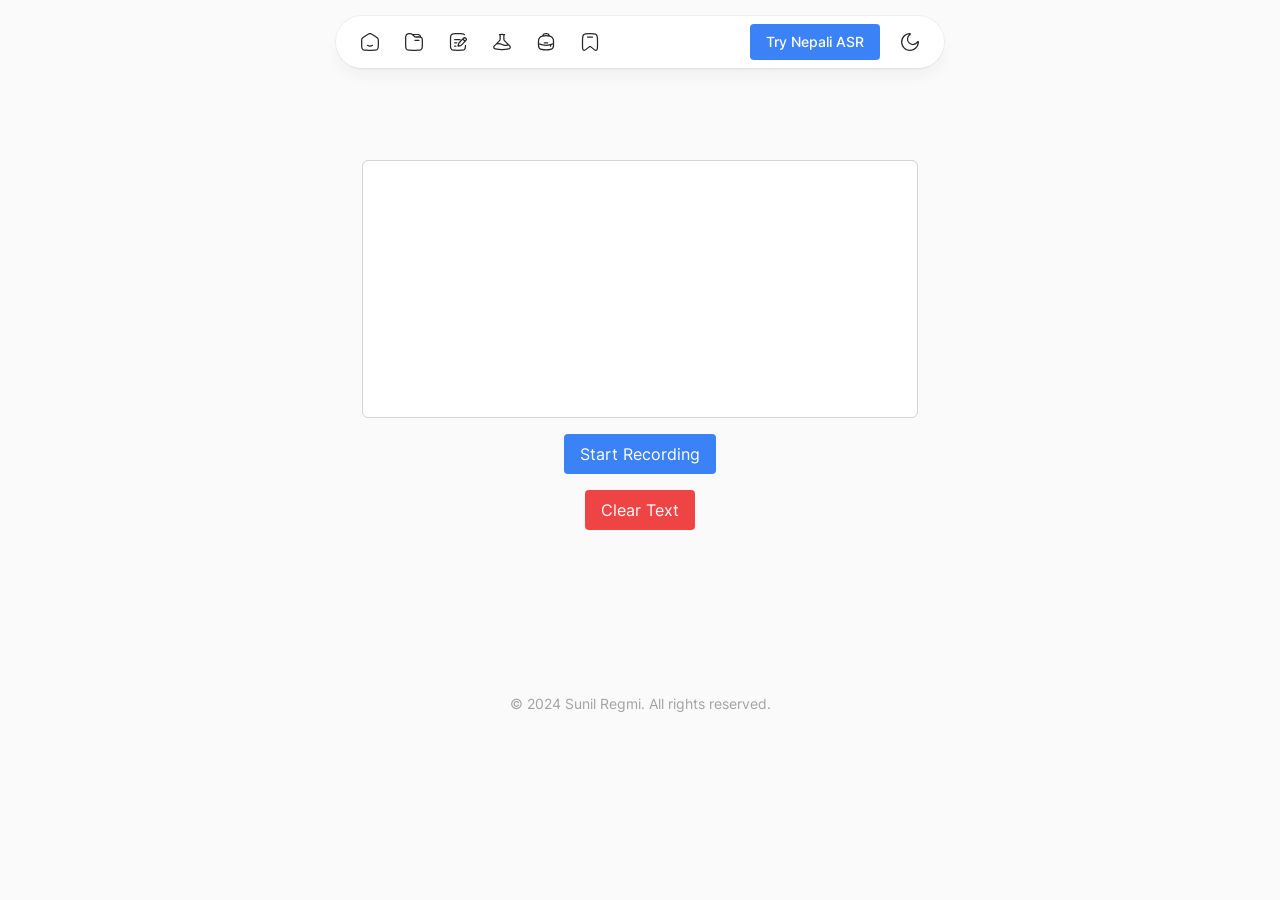
<file: public/asr/index.html>
<!DOCTYPE html><html lang="en" class="h-full"><head><meta charset="utf-8">
<meta name="viewport" content="width=device-width, initial-scale=1">
<style id="nuxt-ui-colors">:root {
--color-primary-50: 240 253 250;
--color-primary-100: 204 251 241;
--color-primary-200: 153 246 228;
--color-primary-300: 94 234 212;
--color-primary-400: 45 212 191;
--color-primary-500: 20 184 166;
--color-primary-600: 13 148 136;
--color-primary-700: 15 118 110;
--color-primary-800: 17 94 89;
--color-primary-900: 19 78 74;
--color-primary-950: 4 47 46;
--color-primary-DEFAULT: var(--color-primary-500);

--color-gray-50: 250 250 250;
--color-gray-100: 245 245 245;
--color-gray-200: 229 229 229;
--color-gray-300: 212 212 212;
--color-gray-400: 163 163 163;
--color-gray-500: 115 115 115;
--color-gray-600: 82 82 82;
--color-gray-700: 64 64 64;
--color-gray-800: 38 38 38;
--color-gray-900: 23 23 23;
--color-gray-950: 10 10 10;
}

.dark {
  --color-primary-DEFAULT: var(--color-primary-400);
}
</style>
<script src="https://climateclock.world/widget-v2.js" async></script>
<style> @font-face { font-family: "Inter fallback"; src: local("Noto Sans"); size-adjust: 100.6532%; ascent-override: 96.2463%; descent-override: 23.991%; line-gap-override: 0%; } @font-face { font-family: "Inter fallback"; src: local("Arial"); size-adjust: 107.4014%; ascent-override: 90.199%; descent-override: 22.4836%; line-gap-override: 0%; } @font-face { font-family: "Inter fallback"; src: local("Helvetica Neue"); size-adjust: 106.0574%; ascent-override: 91.342%; descent-override: 22.7685%; line-gap-override: 0%; } @font-face { font-family: "Inter fallback"; src: local("Roboto"); size-adjust: 107.2828%; ascent-override: 90.2987%; descent-override: 22.5085%; line-gap-override: 0%; } @font-face { font-family: "Inter fallback"; src: local("Segoe UI"); size-adjust: 107.1644%; ascent-override: 90.3985%; descent-override: 22.5334%; line-gap-override: 0%; } @font-face { font-family: "Inter fallback"; src: local("BlinkMacSystemFont"); size-adjust: 115.3099%; ascent-override: 84.0128%; descent-override: 20.9416%; line-gap-override: 0%; } @font-face { font-family: "Inter fallback"; src: local("Noto Sans"); size-adjust: 100.6532%; ascent-override: 96.2463%; descent-override: 23.991%; line-gap-override: 0%; } @font-face { font-family: "Inter fallback"; src: local("Arial"); size-adjust: 107.4014%; ascent-override: 90.199%; descent-override: 22.4836%; line-gap-override: 0%; } @font-face { font-family: "Inter fallback"; src: local("Helvetica Neue"); size-adjust: 106.0574%; ascent-override: 91.342%; descent-override: 22.7685%; line-gap-override: 0%; } @font-face { font-family: "Inter fallback"; src: local("Roboto"); size-adjust: 107.2828%; ascent-override: 90.2987%; descent-override: 22.5085%; line-gap-override: 0%; } @font-face { font-family: "Inter fallback"; src: local("Segoe UI"); size-adjust: 107.1644%; ascent-override: 90.3985%; descent-override: 22.5334%; line-gap-override: 0%; } @font-face { font-family: "Inter fallback"; src: local("BlinkMacSystemFont"); size-adjust: 115.3099%; ascent-override: 84.0128%; descent-override: 20.9416%; line-gap-override: 0%; } @font-face { font-family: "Inter fallback"; src: local("Noto Sans"); size-adjust: 100.6532%; ascent-override: 96.2463%; descent-override: 23.991%; line-gap-override: 0%; } @font-face { font-family: "Inter fallback"; src: local("Arial"); size-adjust: 107.4014%; ascent-override: 90.199%; descent-override: 22.4836%; line-gap-override: 0%; } @font-face { font-family: "Inter fallback"; src: local("Helvetica Neue"); size-adjust: 106.0574%; ascent-override: 91.342%; descent-override: 22.7685%; line-gap-override: 0%; } @font-face { font-family: "Inter fallback"; src: local("Roboto"); size-adjust: 107.2828%; ascent-override: 90.2987%; descent-override: 22.5085%; line-gap-override: 0%; } @font-face { font-family: "Inter fallback"; src: local("Segoe UI"); size-adjust: 107.1644%; ascent-override: 90.3985%; descent-override: 22.5334%; line-gap-override: 0%; } @font-face { font-family: "Inter fallback"; src: local("BlinkMacSystemFont"); size-adjust: 115.3099%; ascent-override: 84.0128%; descent-override: 20.9416%; line-gap-override: 0%; } @font-face { font-family: "Inter fallback"; src: local("Noto Sans"); size-adjust: 100.6532%; ascent-override: 96.2463%; descent-override: 23.991%; line-gap-override: 0%; } @font-face { font-family: "Inter fallback"; src: local("Arial"); size-adjust: 107.4014%; ascent-override: 90.199%; descent-override: 22.4836%; line-gap-override: 0%; } @font-face { font-family: "Inter fallback"; src: local("Helvetica Neue"); size-adjust: 106.0574%; ascent-override: 91.342%; descent-override: 22.7685%; line-gap-override: 0%; } @font-face { font-family: "Inter fallback"; src: local("Roboto"); size-adjust: 107.2828%; ascent-override: 90.2987%; descent-override: 22.5085%; line-gap-override: 0%; } @font-face { font-family: "Inter fallback"; src: local("Segoe UI"); size-adjust: 107.1644%; ascent-override: 90.3985%; descent-override: 22.5334%; line-gap-override: 0%; } @font-face { font-family: "Inter fallback"; src: local("BlinkMacSystemFont"); size-adjust: 115.3099%; ascent-override: 84.0128%; descent-override: 20.9416%; line-gap-override: 0%; } @font-face { font-family: "Inter fallback"; src: local("Noto Sans"); size-adjust: 100.6532%; ascent-override: 96.2463%; descent-override: 23.991%; line-gap-override: 0%; } @font-face { font-family: "Inter fallback"; src: local("Arial"); size-adjust: 107.4014%; ascent-override: 90.199%; descent-override: 22.4836%; line-gap-override: 0%; } @font-face { font-family: "Inter fallback"; src: local("Helvetica Neue"); size-adjust: 106.0574%; ascent-override: 91.342%; descent-override: 22.7685%; line-gap-override: 0%; } @font-face { font-family: "Inter fallback"; src: local("Roboto"); size-adjust: 107.2828%; ascent-override: 90.2987%; descent-override: 22.5085%; line-gap-override: 0%; } @font-face { font-family: "Inter fallback"; src: local("Segoe UI"); size-adjust: 107.1644%; ascent-override: 90.3985%; descent-override: 22.5334%; line-gap-override: 0%; } @font-face { font-family: "Inter fallback"; src: local("BlinkMacSystemFont"); size-adjust: 115.3099%; ascent-override: 84.0128%; descent-override: 20.9416%; line-gap-override: 0%; } @font-face { font-family: "Inter fallback"; src: local("Noto Sans"); size-adjust: 100.6532%; ascent-override: 96.2463%; descent-override: 23.991%; line-gap-override: 0%; } @font-face { font-family: "Inter fallback"; src: local("Arial"); size-adjust: 107.4014%; ascent-override: 90.199%; descent-override: 22.4836%; line-gap-override: 0%; } @font-face { font-family: "Inter fallback"; src: local("Helvetica Neue"); size-adjust: 106.0574%; ascent-override: 91.342%; descent-override: 22.7685%; line-gap-override: 0%; } @font-face { font-family: "Inter fallback"; src: local("Roboto"); size-adjust: 107.2828%; ascent-override: 90.2987%; descent-override: 22.5085%; line-gap-override: 0%; } @font-face { font-family: "Inter fallback"; src: local("Segoe UI"); size-adjust: 107.1644%; ascent-override: 90.3985%; descent-override: 22.5334%; line-gap-override: 0%; } @font-face { font-family: "Inter fallback"; src: local("BlinkMacSystemFont"); size-adjust: 115.3099%; ascent-override: 84.0128%; descent-override: 20.9416%; line-gap-override: 0%; } @font-face { font-family: "Inter fallback"; src: local("Noto Sans"); size-adjust: 100.6532%; ascent-override: 96.2463%; descent-override: 23.991%; line-gap-override: 0%; } @font-face { font-family: "Inter fallback"; src: local("Arial"); size-adjust: 107.4014%; ascent-override: 90.199%; descent-override: 22.4836%; line-gap-override: 0%; } @font-face { font-family: "Inter fallback"; src: local("Helvetica Neue"); size-adjust: 106.0574%; ascent-override: 91.342%; descent-override: 22.7685%; line-gap-override: 0%; } @font-face { font-family: "Inter fallback"; src: local("Roboto"); size-adjust: 107.2828%; ascent-override: 90.2987%; descent-override: 22.5085%; line-gap-override: 0%; } @font-face { font-family: "Inter fallback"; src: local("Segoe UI"); size-adjust: 107.1644%; ascent-override: 90.3985%; descent-override: 22.5334%; line-gap-override: 0%; } @font-face { font-family: "Inter fallback"; src: local("BlinkMacSystemFont"); size-adjust: 115.3099%; ascent-override: 84.0128%; descent-override: 20.9416%; line-gap-override: 0%; } @font-face { font-family: "Inter fallback"; src: local("Noto Sans"); size-adjust: 100.6532%; ascent-override: 96.2463%; descent-override: 23.991%; line-gap-override: 0%; } @font-face { font-family: "Inter fallback"; src: local("Arial"); size-adjust: 107.4014%; ascent-override: 90.199%; descent-override: 22.4836%; line-gap-override: 0%; } @font-face { font-family: "Inter fallback"; src: local("Helvetica Neue"); size-adjust: 106.0574%; ascent-override: 91.342%; descent-override: 22.7685%; line-gap-override: 0%; } @font-face { font-family: "Inter fallback"; src: local("Roboto"); size-adjust: 107.2828%; ascent-override: 90.2987%; descent-override: 22.5085%; line-gap-override: 0%; } @font-face { font-family: "Inter fallback"; src: local("Segoe UI"); size-adjust: 107.1644%; ascent-override: 90.3985%; descent-override: 22.5334%; line-gap-override: 0%; } @font-face { font-family: "Inter fallback"; src: local("BlinkMacSystemFont"); size-adjust: 115.3099%; ascent-override: 84.0128%; descent-override: 20.9416%; line-gap-override: 0%; } @font-face { font-family: "Inter fallback"; src: local("Noto Sans"); size-adjust: 100.6532%; ascent-override: 96.2463%; descent-override: 23.991%; line-gap-override: 0%; } @font-face { font-family: "Inter fallback"; src: local("Arial"); size-adjust: 107.4014%; ascent-override: 90.199%; descent-override: 22.4836%; line-gap-override: 0%; } @font-face { font-family: "Inter fallback"; src: local("Helvetica Neue"); size-adjust: 106.0574%; ascent-override: 91.342%; descent-override: 22.7685%; line-gap-override: 0%; } @font-face { font-family: "Inter fallback"; src: local("Roboto"); size-adjust: 107.2828%; ascent-override: 90.2987%; descent-override: 22.5085%; line-gap-override: 0%; } @font-face { font-family: "Inter fallback"; src: local("Segoe UI"); size-adjust: 107.1644%; ascent-override: 90.3985%; descent-override: 22.5334%; line-gap-override: 0%; } @font-face { font-family: "Inter fallback"; src: local("BlinkMacSystemFont"); size-adjust: 115.3099%; ascent-override: 84.0128%; descent-override: 20.9416%; line-gap-override: 0%; } @font-face { font-family: "Inter fallback"; src: local("Noto Sans"); size-adjust: 100.6532%; ascent-override: 96.2463%; descent-override: 23.991%; line-gap-override: 0%; } @font-face { font-family: "Inter fallback"; src: local("Arial"); size-adjust: 107.4014%; ascent-override: 90.199%; descent-override: 22.4836%; line-gap-override: 0%; } @font-face { font-family: "Inter fallback"; src: local("Helvetica Neue"); size-adjust: 106.0574%; ascent-override: 91.342%; descent-override: 22.7685%; line-gap-override: 0%; } @font-face { font-family: "Inter fallback"; src: local("Roboto"); size-adjust: 107.2828%; ascent-override: 90.2987%; descent-override: 22.5085%; line-gap-override: 0%; } @font-face { font-family: "Inter fallback"; src: local("Segoe UI"); size-adjust: 107.1644%; ascent-override: 90.3985%; descent-override: 22.5334%; line-gap-override: 0%; } @font-face { font-family: "Inter fallback"; src: local("BlinkMacSystemFont"); size-adjust: 115.3099%; ascent-override: 84.0128%; descent-override: 20.9416%; line-gap-override: 0%; } @font-face { font-family: "Inter fallback"; src: local("Noto Sans"); size-adjust: 100.6532%; ascent-override: 96.2463%; descent-override: 23.991%; line-gap-override: 0%; } @font-face { font-family: "Inter fallback"; src: local("Arial"); size-adjust: 107.4014%; ascent-override: 90.199%; descent-override: 22.4836%; line-gap-override: 0%; } @font-face { font-family: "Inter fallback"; src: local("Helvetica Neue"); size-adjust: 106.0574%; ascent-override: 91.342%; descent-override: 22.7685%; line-gap-override: 0%; } @font-face { font-family: "Inter fallback"; src: local("Roboto"); size-adjust: 107.2828%; ascent-override: 90.2987%; descent-override: 22.5085%; line-gap-override: 0%; } @font-face { font-family: "Inter fallback"; src: local("Segoe UI"); size-adjust: 107.1644%; ascent-override: 90.3985%; descent-override: 22.5334%; line-gap-override: 0%; } @font-face { font-family: "Inter fallback"; src: local("BlinkMacSystemFont"); size-adjust: 115.3099%; ascent-override: 84.0128%; descent-override: 20.9416%; line-gap-override: 0%; } @font-face { font-family: "Inter fallback"; src: local("Noto Sans"); size-adjust: 100.6532%; ascent-override: 96.2463%; descent-override: 23.991%; line-gap-override: 0%; } @font-face { font-family: "Inter fallback"; src: local("Arial"); size-adjust: 107.4014%; ascent-override: 90.199%; descent-override: 22.4836%; line-gap-override: 0%; } @font-face { font-family: "Inter fallback"; src: local("Helvetica Neue"); size-adjust: 106.0574%; ascent-override: 91.342%; descent-override: 22.7685%; line-gap-override: 0%; } @font-face { font-family: "Inter fallback"; src: local("Roboto"); size-adjust: 107.2828%; ascent-override: 90.2987%; descent-override: 22.5085%; line-gap-override: 0%; } @font-face { font-family: "Inter fallback"; src: local("Segoe UI"); size-adjust: 107.1644%; ascent-override: 90.3985%; descent-override: 22.5334%; line-gap-override: 0%; } @font-face { font-family: "Inter fallback"; src: local("BlinkMacSystemFont"); size-adjust: 115.3099%; ascent-override: 84.0128%; descent-override: 20.9416%; line-gap-override: 0%; } @font-face { font-family: "Inter fallback"; src: local("Noto Sans"); size-adjust: 100.6532%; ascent-override: 96.2463%; descent-override: 23.991%; line-gap-override: 0%; } @font-face { font-family: "Inter fallback"; src: local("Arial"); size-adjust: 107.4014%; ascent-override: 90.199%; descent-override: 22.4836%; line-gap-override: 0%; } @font-face { font-family: "Inter fallback"; src: local("Helvetica Neue"); size-adjust: 106.0574%; ascent-override: 91.342%; descent-override: 22.7685%; line-gap-override: 0%; } @font-face { font-family: "Inter fallback"; src: local("Roboto"); size-adjust: 107.2828%; ascent-override: 90.2987%; descent-override: 22.5085%; line-gap-override: 0%; } @font-face { font-family: "Inter fallback"; src: local("Segoe UI"); size-adjust: 107.1644%; ascent-override: 90.3985%; descent-override: 22.5334%; line-gap-override: 0%; } @font-face { font-family: "Inter fallback"; src: local("BlinkMacSystemFont"); size-adjust: 115.3099%; ascent-override: 84.0128%; descent-override: 20.9416%; line-gap-override: 0%; } @font-face { font-family: "Inter fallback"; src: local("Noto Sans"); size-adjust: 100.6532%; ascent-override: 96.2463%; descent-override: 23.991%; line-gap-override: 0%; } @font-face { font-family: "Inter fallback"; src: local("Arial"); size-adjust: 107.4014%; ascent-override: 90.199%; descent-override: 22.4836%; line-gap-override: 0%; } @font-face { font-family: "Inter fallback"; src: local("Helvetica Neue"); size-adjust: 106.0574%; ascent-override: 91.342%; descent-override: 22.7685%; line-gap-override: 0%; } @font-face { font-family: "Inter fallback"; src: local("Roboto"); size-adjust: 107.2828%; ascent-override: 90.2987%; descent-override: 22.5085%; line-gap-override: 0%; } @font-face { font-family: "Inter fallback"; src: local("Segoe UI"); size-adjust: 107.1644%; ascent-override: 90.3985%; descent-override: 22.5334%; line-gap-override: 0%; } @font-face { font-family: "Inter fallback"; src: local("BlinkMacSystemFont"); size-adjust: 115.3099%; ascent-override: 84.0128%; descent-override: 20.9416%; line-gap-override: 0%; } @font-face { font-family: "Inter fallback"; src: local("Noto Sans"); size-adjust: 100.6532%; ascent-override: 96.2463%; descent-override: 23.991%; line-gap-override: 0%; } @font-face { font-family: "Inter fallback"; src: local("Arial"); size-adjust: 107.4014%; ascent-override: 90.199%; descent-override: 22.4836%; line-gap-override: 0%; } @font-face { font-family: "Inter fallback"; src: local("Helvetica Neue"); size-adjust: 106.0574%; ascent-override: 91.342%; descent-override: 22.7685%; line-gap-override: 0%; } @font-face { font-family: "Inter fallback"; src: local("Roboto"); size-adjust: 107.2828%; ascent-override: 90.2987%; descent-override: 22.5085%; line-gap-override: 0%; } @font-face { font-family: "Inter fallback"; src: local("Segoe UI"); size-adjust: 107.1644%; ascent-override: 90.3985%; descent-override: 22.5334%; line-gap-override: 0%; } @font-face { font-family: "Inter fallback"; src: local("BlinkMacSystemFont"); size-adjust: 115.3099%; ascent-override: 84.0128%; descent-override: 20.9416%; line-gap-override: 0%; } @font-face { font-family: "Inter fallback"; src: local("Noto Sans"); size-adjust: 100.6532%; ascent-override: 96.2463%; descent-override: 23.991%; line-gap-override: 0%; } @font-face { font-family: "Inter fallback"; src: local("Arial"); size-adjust: 107.4014%; ascent-override: 90.199%; descent-override: 22.4836%; line-gap-override: 0%; } @font-face { font-family: "Inter fallback"; src: local("Helvetica Neue"); size-adjust: 106.0574%; ascent-override: 91.342%; descent-override: 22.7685%; line-gap-override: 0%; } @font-face { font-family: "Inter fallback"; src: local("Roboto"); size-adjust: 107.2828%; ascent-override: 90.2987%; descent-override: 22.5085%; line-gap-override: 0%; } @font-face { font-family: "Inter fallback"; src: local("Segoe UI"); size-adjust: 107.1644%; ascent-override: 90.3985%; descent-override: 22.5334%; line-gap-override: 0%; } @font-face { font-family: "Inter fallback"; src: local("BlinkMacSystemFont"); size-adjust: 115.3099%; ascent-override: 84.0128%; descent-override: 20.9416%; line-gap-override: 0%; } @font-face { font-family: "Inter fallback"; src: local("Noto Sans"); size-adjust: 100.6532%; ascent-override: 96.2463%; descent-override: 23.991%; line-gap-override: 0%; } @font-face { font-family: "Inter fallback"; src: local("Arial"); size-adjust: 107.4014%; ascent-override: 90.199%; descent-override: 22.4836%; line-gap-override: 0%; } @font-face { font-family: "Inter fallback"; src: local("Helvetica Neue"); size-adjust: 106.0574%; ascent-override: 91.342%; descent-override: 22.7685%; line-gap-override: 0%; } @font-face { font-family: "Inter fallback"; src: local("Roboto"); size-adjust: 107.2828%; ascent-override: 90.2987%; descent-override: 22.5085%; line-gap-override: 0%; } @font-face { font-family: "Inter fallback"; src: local("Segoe UI"); size-adjust: 107.1644%; ascent-override: 90.3985%; descent-override: 22.5334%; line-gap-override: 0%; } @font-face { font-family: "Inter fallback"; src: local("BlinkMacSystemFont"); size-adjust: 115.3099%; ascent-override: 84.0128%; descent-override: 20.9416%; line-gap-override: 0%; } @font-face { font-family: "Inter fallback"; src: local("Noto Sans"); size-adjust: 100.6532%; ascent-override: 96.2463%; descent-override: 23.991%; line-gap-override: 0%; } @font-face { font-family: "Inter fallback"; src: local("Arial"); size-adjust: 107.4014%; ascent-override: 90.199%; descent-override: 22.4836%; line-gap-override: 0%; } @font-face { font-family: "Inter fallback"; src: local("Helvetica Neue"); size-adjust: 106.0574%; ascent-override: 91.342%; descent-override: 22.7685%; line-gap-override: 0%; } @font-face { font-family: "Inter fallback"; src: local("Roboto"); size-adjust: 107.2828%; ascent-override: 90.2987%; descent-override: 22.5085%; line-gap-override: 0%; } @font-face { font-family: "Inter fallback"; src: local("Segoe UI"); size-adjust: 107.1644%; ascent-override: 90.3985%; descent-override: 22.5334%; line-gap-override: 0%; } @font-face { font-family: "Inter fallback"; src: local("BlinkMacSystemFont"); size-adjust: 115.3099%; ascent-override: 84.0128%; descent-override: 20.9416%; line-gap-override: 0%; } @font-face { font-family: "Inter fallback"; src: local("Noto Sans"); size-adjust: 100.6532%; ascent-override: 96.2463%; descent-override: 23.991%; line-gap-override: 0%; } @font-face { font-family: "Inter fallback"; src: local("Arial"); size-adjust: 107.4014%; ascent-override: 90.199%; descent-override: 22.4836%; line-gap-override: 0%; } @font-face { font-family: "Inter fallback"; src: local("Helvetica Neue"); size-adjust: 106.0574%; ascent-override: 91.342%; descent-override: 22.7685%; line-gap-override: 0%; } @font-face { font-family: "Inter fallback"; src: local("Roboto"); size-adjust: 107.2828%; ascent-override: 90.2987%; descent-override: 22.5085%; line-gap-override: 0%; } @font-face { font-family: "Inter fallback"; src: local("Segoe UI"); size-adjust: 107.1644%; ascent-override: 90.3985%; descent-override: 22.5334%; line-gap-override: 0%; } @font-face { font-family: "Inter fallback"; src: local("BlinkMacSystemFont"); size-adjust: 115.3099%; ascent-override: 84.0128%; descent-override: 20.9416%; line-gap-override: 0%; } @font-face { font-family: "Inter fallback"; src: local("Noto Sans"); size-adjust: 100.6532%; ascent-override: 96.2463%; descent-override: 23.991%; line-gap-override: 0%; } @font-face { font-family: "Inter fallback"; src: local("Arial"); size-adjust: 107.4014%; ascent-override: 90.199%; descent-override: 22.4836%; line-gap-override: 0%; } @font-face { font-family: "Inter fallback"; src: local("Helvetica Neue"); size-adjust: 106.0574%; ascent-override: 91.342%; descent-override: 22.7685%; line-gap-override: 0%; } @font-face { font-family: "Inter fallback"; src: local("Roboto"); size-adjust: 107.2828%; ascent-override: 90.2987%; descent-override: 22.5085%; line-gap-override: 0%; } @font-face { font-family: "Inter fallback"; src: local("Segoe UI"); size-adjust: 107.1644%; ascent-override: 90.3985%; descent-override: 22.5334%; line-gap-override: 0%; } @font-face { font-family: "Inter fallback"; src: local("BlinkMacSystemFont"); size-adjust: 115.3099%; ascent-override: 84.0128%; descent-override: 20.9416%; line-gap-override: 0%; } @font-face { font-family: "Inter fallback"; src: local("Noto Sans"); size-adjust: 100.6532%; ascent-override: 96.2463%; descent-override: 23.991%; line-gap-override: 0%; } @font-face { font-family: "Inter fallback"; src: local("Arial"); size-adjust: 107.4014%; ascent-override: 90.199%; descent-override: 22.4836%; line-gap-override: 0%; } @font-face { font-family: "Inter fallback"; src: local("Helvetica Neue"); size-adjust: 106.0574%; ascent-override: 91.342%; descent-override: 22.7685%; line-gap-override: 0%; } @font-face { font-family: "Inter fallback"; src: local("Roboto"); size-adjust: 107.2828%; ascent-override: 90.2987%; descent-override: 22.5085%; line-gap-override: 0%; } @font-face { font-family: "Inter fallback"; src: local("Segoe UI"); size-adjust: 107.1644%; ascent-override: 90.3985%; descent-override: 22.5334%; line-gap-override: 0%; } @font-face { font-family: "Inter fallback"; src: local("BlinkMacSystemFont"); size-adjust: 115.3099%; ascent-override: 84.0128%; descent-override: 20.9416%; line-gap-override: 0%; } @font-face { font-family: "Inter fallback"; src: local("Noto Sans"); size-adjust: 100.6532%; ascent-override: 96.2463%; descent-override: 23.991%; line-gap-override: 0%; } @font-face { font-family: "Inter fallback"; src: local("Arial"); size-adjust: 107.4014%; ascent-override: 90.199%; descent-override: 22.4836%; line-gap-override: 0%; } @font-face { font-family: "Inter fallback"; src: local("Helvetica Neue"); size-adjust: 106.0574%; ascent-override: 91.342%; descent-override: 22.7685%; line-gap-override: 0%; } @font-face { font-family: "Inter fallback"; src: local("Roboto"); size-adjust: 107.2828%; ascent-override: 90.2987%; descent-override: 22.5085%; line-gap-override: 0%; } @font-face { font-family: "Inter fallback"; src: local("Segoe UI"); size-adjust: 107.1644%; ascent-override: 90.3985%; descent-override: 22.5334%; line-gap-override: 0%; } @font-face { font-family: "Inter fallback"; src: local("BlinkMacSystemFont"); size-adjust: 115.3099%; ascent-override: 84.0128%; descent-override: 20.9416%; line-gap-override: 0%; } @font-face { font-family: "Inter fallback"; src: local("Noto Sans"); size-adjust: 100.6532%; ascent-override: 96.2463%; descent-override: 23.991%; line-gap-override: 0%; } @font-face { font-family: "Inter fallback"; src: local("Arial"); size-adjust: 107.4014%; ascent-override: 90.199%; descent-override: 22.4836%; line-gap-override: 0%; } @font-face { font-family: "Inter fallback"; src: local("Helvetica Neue"); size-adjust: 106.0574%; ascent-override: 91.342%; descent-override: 22.7685%; line-gap-override: 0%; } @font-face { font-family: "Inter fallback"; src: local("Roboto"); size-adjust: 107.2828%; ascent-override: 90.2987%; descent-override: 22.5085%; line-gap-override: 0%; } @font-face { font-family: "Inter fallback"; src: local("Segoe UI"); size-adjust: 107.1644%; ascent-override: 90.3985%; descent-override: 22.5334%; line-gap-override: 0%; } @font-face { font-family: "Inter fallback"; src: local("BlinkMacSystemFont"); size-adjust: 115.3099%; ascent-override: 84.0128%; descent-override: 20.9416%; line-gap-override: 0%; } @font-face { font-family: "Inter fallback"; src: local("Noto Sans"); size-adjust: 100.6532%; ascent-override: 96.2463%; descent-override: 23.991%; line-gap-override: 0%; } @font-face { font-family: "Inter fallback"; src: local("Arial"); size-adjust: 107.4014%; ascent-override: 90.199%; descent-override: 22.4836%; line-gap-override: 0%; } @font-face { font-family: "Inter fallback"; src: local("Helvetica Neue"); size-adjust: 106.0574%; ascent-override: 91.342%; descent-override: 22.7685%; line-gap-override: 0%; } @font-face { font-family: "Inter fallback"; src: local("Roboto"); size-adjust: 107.2828%; ascent-override: 90.2987%; descent-override: 22.5085%; line-gap-override: 0%; } @font-face { font-family: "Inter fallback"; src: local("Segoe UI"); size-adjust: 107.1644%; ascent-override: 90.3985%; descent-override: 22.5334%; line-gap-override: 0%; } @font-face { font-family: "Inter fallback"; src: local("BlinkMacSystemFont"); size-adjust: 115.3099%; ascent-override: 84.0128%; descent-override: 20.9416%; line-gap-override: 0%; } @font-face { font-family: "Inter fallback"; src: local("Noto Sans"); size-adjust: 100.6532%; ascent-override: 96.2463%; descent-override: 23.991%; line-gap-override: 0%; } @font-face { font-family: "Inter fallback"; src: local("Arial"); size-adjust: 107.4014%; ascent-override: 90.199%; descent-override: 22.4836%; line-gap-override: 0%; } @font-face { font-family: "Inter fallback"; src: local("Helvetica Neue"); size-adjust: 106.0574%; ascent-override: 91.342%; descent-override: 22.7685%; line-gap-override: 0%; } @font-face { font-family: "Inter fallback"; src: local("Roboto"); size-adjust: 107.2828%; ascent-override: 90.2987%; descent-override: 22.5085%; line-gap-override: 0%; } @font-face { font-family: "Inter fallback"; src: local("Segoe UI"); size-adjust: 107.1644%; ascent-override: 90.3985%; descent-override: 22.5334%; line-gap-override: 0%; } @font-face { font-family: "Inter fallback"; src: local("BlinkMacSystemFont"); size-adjust: 115.3099%; ascent-override: 84.0128%; descent-override: 20.9416%; line-gap-override: 0%; } @font-face { font-family: "Inter fallback"; src: local("Noto Sans"); size-adjust: 100.6532%; ascent-override: 96.2463%; descent-override: 23.991%; line-gap-override: 0%; } @font-face { font-family: "Inter fallback"; src: local("Arial"); size-adjust: 107.4014%; ascent-override: 90.199%; descent-override: 22.4836%; line-gap-override: 0%; } @font-face { font-family: "Inter fallback"; src: local("Helvetica Neue"); size-adjust: 106.0574%; ascent-override: 91.342%; descent-override: 22.7685%; line-gap-override: 0%; } @font-face { font-family: "Inter fallback"; src: local("Roboto"); size-adjust: 107.2828%; ascent-override: 90.2987%; descent-override: 22.5085%; line-gap-override: 0%; } @font-face { font-family: "Inter fallback"; src: local("Segoe UI"); size-adjust: 107.1644%; ascent-override: 90.3985%; descent-override: 22.5334%; line-gap-override: 0%; } @font-face { font-family: "Inter fallback"; src: local("BlinkMacSystemFont"); size-adjust: 115.3099%; ascent-override: 84.0128%; descent-override: 20.9416%; line-gap-override: 0%; } @font-face { font-family: "Inter fallback"; src: local("Noto Sans"); size-adjust: 100.6532%; ascent-override: 96.2463%; descent-override: 23.991%; line-gap-override: 0%; } @font-face { font-family: "Inter fallback"; src: local("Arial"); size-adjust: 107.4014%; ascent-override: 90.199%; descent-override: 22.4836%; line-gap-override: 0%; } @font-face { font-family: "Inter fallback"; src: local("Helvetica Neue"); size-adjust: 106.0574%; ascent-override: 91.342%; descent-override: 22.7685%; line-gap-override: 0%; } @font-face { font-family: "Inter fallback"; src: local("Roboto"); size-adjust: 107.2828%; ascent-override: 90.2987%; descent-override: 22.5085%; line-gap-override: 0%; } @font-face { font-family: "Inter fallback"; src: local("Segoe UI"); size-adjust: 107.1644%; ascent-override: 90.3985%; descent-override: 22.5334%; line-gap-override: 0%; } @font-face { font-family: "Inter fallback"; src: local("BlinkMacSystemFont"); size-adjust: 115.3099%; ascent-override: 84.0128%; descent-override: 20.9416%; line-gap-override: 0%; } @font-face { font-family: "Inter fallback"; src: local("Noto Sans"); size-adjust: 100.6532%; ascent-override: 96.2463%; descent-override: 23.991%; line-gap-override: 0%; } @font-face { font-family: "Inter fallback"; src: local("Arial"); size-adjust: 107.4014%; ascent-override: 90.199%; descent-override: 22.4836%; line-gap-override: 0%; } @font-face { font-family: "Inter fallback"; src: local("Helvetica Neue"); size-adjust: 106.0574%; ascent-override: 91.342%; descent-override: 22.7685%; line-gap-override: 0%; } @font-face { font-family: "Inter fallback"; src: local("Roboto"); size-adjust: 107.2828%; ascent-override: 90.2987%; descent-override: 22.5085%; line-gap-override: 0%; } @font-face { font-family: "Inter fallback"; src: local("Segoe UI"); size-adjust: 107.1644%; ascent-override: 90.3985%; descent-override: 22.5334%; line-gap-override: 0%; } @font-face { font-family: "Inter fallback"; src: local("BlinkMacSystemFont"); size-adjust: 115.3099%; ascent-override: 84.0128%; descent-override: 20.9416%; line-gap-override: 0%; } @font-face { font-family: "Inter fallback"; src: local("Noto Sans"); size-adjust: 100.6532%; ascent-override: 96.2463%; descent-override: 23.991%; line-gap-override: 0%; } @font-face { font-family: "Inter fallback"; src: local("Arial"); size-adjust: 107.4014%; ascent-override: 90.199%; descent-override: 22.4836%; line-gap-override: 0%; } @font-face { font-family: "Inter fallback"; src: local("Helvetica Neue"); size-adjust: 106.0574%; ascent-override: 91.342%; descent-override: 22.7685%; line-gap-override: 0%; } @font-face { font-family: "Inter fallback"; src: local("Roboto"); size-adjust: 107.2828%; ascent-override: 90.2987%; descent-override: 22.5085%; line-gap-override: 0%; } @font-face { font-family: "Inter fallback"; src: local("Segoe UI"); size-adjust: 107.1644%; ascent-override: 90.3985%; descent-override: 22.5334%; line-gap-override: 0%; } @font-face { font-family: "Inter fallback"; src: local("BlinkMacSystemFont"); size-adjust: 115.3099%; ascent-override: 84.0128%; descent-override: 20.9416%; line-gap-override: 0%; } @font-face { font-family: "Inter fallback"; src: local("Noto Sans"); size-adjust: 100.6532%; ascent-override: 96.2463%; descent-override: 23.991%; line-gap-override: 0%; } @font-face { font-family: "Inter fallback"; src: local("Arial"); size-adjust: 107.4014%; ascent-override: 90.199%; descent-override: 22.4836%; line-gap-override: 0%; } @font-face { font-family: "Inter fallback"; src: local("Helvetica Neue"); size-adjust: 106.0574%; ascent-override: 91.342%; descent-override: 22.7685%; line-gap-override: 0%; } @font-face { font-family: "Inter fallback"; src: local("Roboto"); size-adjust: 107.2828%; ascent-override: 90.2987%; descent-override: 22.5085%; line-gap-override: 0%; } @font-face { font-family: "Inter fallback"; src: local("Segoe UI"); size-adjust: 107.1644%; ascent-override: 90.3985%; descent-override: 22.5334%; line-gap-override: 0%; } @font-face { font-family: "Inter fallback"; src: local("BlinkMacSystemFont"); size-adjust: 115.3099%; ascent-override: 84.0128%; descent-override: 20.9416%; line-gap-override: 0%; } @font-face { font-family: "Inter fallback"; src: local("Noto Sans"); size-adjust: 100.6532%; ascent-override: 96.2463%; descent-override: 23.991%; line-gap-override: 0%; } @font-face { font-family: "Inter fallback"; src: local("Arial"); size-adjust: 107.4014%; ascent-override: 90.199%; descent-override: 22.4836%; line-gap-override: 0%; } @font-face { font-family: "Inter fallback"; src: local("Helvetica Neue"); size-adjust: 106.0574%; ascent-override: 91.342%; descent-override: 22.7685%; line-gap-override: 0%; } @font-face { font-family: "Inter fallback"; src: local("Roboto"); size-adjust: 107.2828%; ascent-override: 90.2987%; descent-override: 22.5085%; line-gap-override: 0%; } @font-face { font-family: "Inter fallback"; src: local("Segoe UI"); size-adjust: 107.1644%; ascent-override: 90.3985%; descent-override: 22.5334%; line-gap-override: 0%; } @font-face { font-family: "Inter fallback"; src: local("BlinkMacSystemFont"); size-adjust: 115.3099%; ascent-override: 84.0128%; descent-override: 20.9416%; line-gap-override: 0%; } @font-face { font-family: "Inter fallback"; src: local("Noto Sans"); size-adjust: 100.6532%; ascent-override: 96.2463%; descent-override: 23.991%; line-gap-override: 0%; } @font-face { font-family: "Inter fallback"; src: local("Arial"); size-adjust: 107.4014%; ascent-override: 90.199%; descent-override: 22.4836%; line-gap-override: 0%; } @font-face { font-family: "Inter fallback"; src: local("Helvetica Neue"); size-adjust: 106.0574%; ascent-override: 91.342%; descent-override: 22.7685%; line-gap-override: 0%; } @font-face { font-family: "Inter fallback"; src: local("Roboto"); size-adjust: 107.2828%; ascent-override: 90.2987%; descent-override: 22.5085%; line-gap-override: 0%; } @font-face { font-family: "Inter fallback"; src: local("Segoe UI"); size-adjust: 107.1644%; ascent-override: 90.3985%; descent-override: 22.5334%; line-gap-override: 0%; } @font-face { font-family: "Inter fallback"; src: local("BlinkMacSystemFont"); size-adjust: 115.3099%; ascent-override: 84.0128%; descent-override: 20.9416%; line-gap-override: 0%; } @font-face { font-family: "Inter fallback"; src: local("Noto Sans"); size-adjust: 100.6532%; ascent-override: 96.2463%; descent-override: 23.991%; line-gap-override: 0%; } @font-face { font-family: "Inter fallback"; src: local("Arial"); size-adjust: 107.4014%; ascent-override: 90.199%; descent-override: 22.4836%; line-gap-override: 0%; } @font-face { font-family: "Inter fallback"; src: local("Helvetica Neue"); size-adjust: 106.0574%; ascent-override: 91.342%; descent-override: 22.7685%; line-gap-override: 0%; } @font-face { font-family: "Inter fallback"; src: local("Roboto"); size-adjust: 107.2828%; ascent-override: 90.2987%; descent-override: 22.5085%; line-gap-override: 0%; } @font-face { font-family: "Inter fallback"; src: local("Segoe UI"); size-adjust: 107.1644%; ascent-override: 90.3985%; descent-override: 22.5334%; line-gap-override: 0%; } @font-face { font-family: "Inter fallback"; src: local("BlinkMacSystemFont"); size-adjust: 115.3099%; ascent-override: 84.0128%; descent-override: 20.9416%; line-gap-override: 0%; } @font-face { font-family: "Inter fallback"; src: local("Noto Sans"); size-adjust: 100.6532%; ascent-override: 96.2463%; descent-override: 23.991%; line-gap-override: 0%; } @font-face { font-family: "Inter fallback"; src: local("Arial"); size-adjust: 107.4014%; ascent-override: 90.199%; descent-override: 22.4836%; line-gap-override: 0%; } @font-face { font-family: "Inter fallback"; src: local("Helvetica Neue"); size-adjust: 106.0574%; ascent-override: 91.342%; descent-override: 22.7685%; line-gap-override: 0%; } @font-face { font-family: "Inter fallback"; src: local("Roboto"); size-adjust: 107.2828%; ascent-override: 90.2987%; descent-override: 22.5085%; line-gap-override: 0%; } @font-face { font-family: "Inter fallback"; src: local("Segoe UI"); size-adjust: 107.1644%; ascent-override: 90.3985%; descent-override: 22.5334%; line-gap-override: 0%; } @font-face { font-family: "Inter fallback"; src: local("BlinkMacSystemFont"); size-adjust: 115.3099%; ascent-override: 84.0128%; descent-override: 20.9416%; line-gap-override: 0%; } @font-face { font-family: "Inter fallback"; src: local("Noto Sans"); size-adjust: 100.6532%; ascent-override: 96.2463%; descent-override: 23.991%; line-gap-override: 0%; } @font-face { font-family: "Inter fallback"; src: local("Arial"); size-adjust: 107.4014%; ascent-override: 90.199%; descent-override: 22.4836%; line-gap-override: 0%; } @font-face { font-family: "Inter fallback"; src: local("Helvetica Neue"); size-adjust: 106.0574%; ascent-override: 91.342%; descent-override: 22.7685%; line-gap-override: 0%; } @font-face { font-family: "Inter fallback"; src: local("Roboto"); size-adjust: 107.2828%; ascent-override: 90.2987%; descent-override: 22.5085%; line-gap-override: 0%; } @font-face { font-family: "Inter fallback"; src: local("Segoe UI"); size-adjust: 107.1644%; ascent-override: 90.3985%; descent-override: 22.5334%; line-gap-override: 0%; } @font-face { font-family: "Inter fallback"; src: local("BlinkMacSystemFont"); size-adjust: 115.3099%; ascent-override: 84.0128%; descent-override: 20.9416%; line-gap-override: 0%; } @font-face { font-family: "Inter fallback"; src: local("Noto Sans"); size-adjust: 100.6532%; ascent-override: 96.2463%; descent-override: 23.991%; line-gap-override: 0%; } @font-face { font-family: "Inter fallback"; src: local("Arial"); size-adjust: 107.4014%; ascent-override: 90.199%; descent-override: 22.4836%; line-gap-override: 0%; } @font-face { font-family: "Inter fallback"; src: local("Helvetica Neue"); size-adjust: 106.0574%; ascent-override: 91.342%; descent-override: 22.7685%; line-gap-override: 0%; } @font-face { font-family: "Inter fallback"; src: local("Roboto"); size-adjust: 107.2828%; ascent-override: 90.2987%; descent-override: 22.5085%; line-gap-override: 0%; } @font-face { font-family: "Inter fallback"; src: local("Segoe UI"); size-adjust: 107.1644%; ascent-override: 90.3985%; descent-override: 22.5334%; line-gap-override: 0%; } @font-face { font-family: "Inter fallback"; src: local("BlinkMacSystemFont"); size-adjust: 115.3099%; ascent-override: 84.0128%; descent-override: 20.9416%; line-gap-override: 0%; } @font-face { font-family: "Inter fallback"; src: local("Noto Sans"); size-adjust: 100.6532%; ascent-override: 96.2463%; descent-override: 23.991%; line-gap-override: 0%; } @font-face { font-family: "Inter fallback"; src: local("Arial"); size-adjust: 107.4014%; ascent-override: 90.199%; descent-override: 22.4836%; line-gap-override: 0%; } @font-face { font-family: "Inter fallback"; src: local("Helvetica Neue"); size-adjust: 106.0574%; ascent-override: 91.342%; descent-override: 22.7685%; line-gap-override: 0%; } @font-face { font-family: "Inter fallback"; src: local("Roboto"); size-adjust: 107.2828%; ascent-override: 90.2987%; descent-override: 22.5085%; line-gap-override: 0%; } @font-face { font-family: "Inter fallback"; src: local("Segoe UI"); size-adjust: 107.1644%; ascent-override: 90.3985%; descent-override: 22.5334%; line-gap-override: 0%; } @font-face { font-family: "Inter fallback"; src: local("BlinkMacSystemFont"); size-adjust: 115.3099%; ascent-override: 84.0128%; descent-override: 20.9416%; line-gap-override: 0%; } @font-face { font-family: "Inter fallback"; src: local("Noto Sans"); size-adjust: 100.6532%; ascent-override: 96.2463%; descent-override: 23.991%; line-gap-override: 0%; } @font-face { font-family: "Inter fallback"; src: local("Arial"); size-adjust: 107.4014%; ascent-override: 90.199%; descent-override: 22.4836%; line-gap-override: 0%; } @font-face { font-family: "Inter fallback"; src: local("Helvetica Neue"); size-adjust: 106.0574%; ascent-override: 91.342%; descent-override: 22.7685%; line-gap-override: 0%; } @font-face { font-family: "Inter fallback"; src: local("Roboto"); size-adjust: 107.2828%; ascent-override: 90.2987%; descent-override: 22.5085%; line-gap-override: 0%; } @font-face { font-family: "Inter fallback"; src: local("Segoe UI"); size-adjust: 107.1644%; ascent-override: 90.3985%; descent-override: 22.5334%; line-gap-override: 0%; } @font-face { font-family: "Inter fallback"; src: local("BlinkMacSystemFont"); size-adjust: 115.3099%; ascent-override: 84.0128%; descent-override: 20.9416%; line-gap-override: 0%; } @font-face { font-family: "Inter fallback"; src: local("Noto Sans"); size-adjust: 100.6532%; ascent-override: 96.2463%; descent-override: 23.991%; line-gap-override: 0%; } @font-face { font-family: "Inter fallback"; src: local("Arial"); size-adjust: 107.4014%; ascent-override: 90.199%; descent-override: 22.4836%; line-gap-override: 0%; } @font-face { font-family: "Inter fallback"; src: local("Helvetica Neue"); size-adjust: 106.0574%; ascent-override: 91.342%; descent-override: 22.7685%; line-gap-override: 0%; } @font-face { font-family: "Inter fallback"; src: local("Roboto"); size-adjust: 107.2828%; ascent-override: 90.2987%; descent-override: 22.5085%; line-gap-override: 0%; } @font-face { font-family: "Inter fallback"; src: local("Segoe UI"); size-adjust: 107.1644%; ascent-override: 90.3985%; descent-override: 22.5334%; line-gap-override: 0%; } @font-face { font-family: "Inter fallback"; src: local("BlinkMacSystemFont"); size-adjust: 115.3099%; ascent-override: 84.0128%; descent-override: 20.9416%; line-gap-override: 0%; } @font-face { font-family: "Inter fallback"; src: local("Noto Sans"); size-adjust: 100.6532%; ascent-override: 96.2463%; descent-override: 23.991%; line-gap-override: 0%; } @font-face { font-family: "Inter fallback"; src: local("Arial"); size-adjust: 107.4014%; ascent-override: 90.199%; descent-override: 22.4836%; line-gap-override: 0%; } @font-face { font-family: "Inter fallback"; src: local("Helvetica Neue"); size-adjust: 106.0574%; ascent-override: 91.342%; descent-override: 22.7685%; line-gap-override: 0%; } @font-face { font-family: "Inter fallback"; src: local("Roboto"); size-adjust: 107.2828%; ascent-override: 90.2987%; descent-override: 22.5085%; line-gap-override: 0%; } @font-face { font-family: "Inter fallback"; src: local("Segoe UI"); size-adjust: 107.1644%; ascent-override: 90.3985%; descent-override: 22.5334%; line-gap-override: 0%; } @font-face { font-family: "Inter fallback"; src: local("BlinkMacSystemFont"); size-adjust: 115.3099%; ascent-override: 84.0128%; descent-override: 20.9416%; line-gap-override: 0%; } @font-face { font-family: "Inter fallback"; src: local("Noto Sans"); size-adjust: 100.6532%; ascent-override: 96.2463%; descent-override: 23.991%; line-gap-override: 0%; } @font-face { font-family: "Inter fallback"; src: local("Arial"); size-adjust: 107.4014%; ascent-override: 90.199%; descent-override: 22.4836%; line-gap-override: 0%; } @font-face { font-family: "Inter fallback"; src: local("Helvetica Neue"); size-adjust: 106.0574%; ascent-override: 91.342%; descent-override: 22.7685%; line-gap-override: 0%; } @font-face { font-family: "Inter fallback"; src: local("Roboto"); size-adjust: 107.2828%; ascent-override: 90.2987%; descent-override: 22.5085%; line-gap-override: 0%; } @font-face { font-family: "Inter fallback"; src: local("Segoe UI"); size-adjust: 107.1644%; ascent-override: 90.3985%; descent-override: 22.5334%; line-gap-override: 0%; } @font-face { font-family: "Inter fallback"; src: local("BlinkMacSystemFont"); size-adjust: 115.3099%; ascent-override: 84.0128%; descent-override: 20.9416%; line-gap-override: 0%; } @font-face { font-family: "Inter fallback"; src: local("Noto Sans"); size-adjust: 100.6532%; ascent-override: 96.2463%; descent-override: 23.991%; line-gap-override: 0%; } @font-face { font-family: "Inter fallback"; src: local("Arial"); size-adjust: 107.4014%; ascent-override: 90.199%; descent-override: 22.4836%; line-gap-override: 0%; } @font-face { font-family: "Inter fallback"; src: local("Helvetica Neue"); size-adjust: 106.0574%; ascent-override: 91.342%; descent-override: 22.7685%; line-gap-override: 0%; } @font-face { font-family: "Inter fallback"; src: local("Roboto"); size-adjust: 107.2828%; ascent-override: 90.2987%; descent-override: 22.5085%; line-gap-override: 0%; } @font-face { font-family: "Inter fallback"; src: local("Segoe UI"); size-adjust: 107.1644%; ascent-override: 90.3985%; descent-override: 22.5334%; line-gap-override: 0%; } @font-face { font-family: "Inter fallback"; src: local("BlinkMacSystemFont"); size-adjust: 115.3099%; ascent-override: 84.0128%; descent-override: 20.9416%; line-gap-override: 0%; } </style>
<link rel="preload" as="fetch" crossorigin="anonymous" href="/asr/_payload.json">
<style>.asr-container[data-v-1cfd3a2c]{align-items:center;display:flex;flex-direction:column;height:100vh}.asr-output[data-v-1cfd3a2c]{margin-bottom:20px}.start-button[data-v-1cfd3a2c]{background-color:#007bff;border:none;border-radius:5px;color:#fff;cursor:pointer;font-size:16px;padding:10px 20px;transition:background-color .3s ease}.start-button[data-v-1cfd3a2c]:hover{background-color:#0056b3}.clear-button[data-v-1cfd3a2c]{background-color:#dc3545;border:none;border-radius:5px;color:#fff;cursor:pointer;font-size:14px;margin-top:10px;padding:8px 16px;transition:background-color .3s ease}.clear-button[data-v-1cfd3a2c]:hover{background-color:#bd2130}</style>
<style>/*! tailwindcss v3.3.6 | MIT License | https://tailwindcss.com*/*,:after,:before{border-color:rgb(var(--color-gray-200)/1);border-style:solid;border-width:0;box-sizing:border-box}:after,:before{--tw-content:""}html{line-height:1.5;-webkit-text-size-adjust:100%;font-family:Inter,Avenir Next,Roboto,-apple-system,BlinkMacSystemFont,Segoe UI,Ubuntu,Helvetica Neue,Arial,Noto Sans,sans-serif,Apple Color Emoji,Segoe UI Emoji,Segoe UI Symbol,Noto Color Emoji;font-feature-settings:normal;font-variation-settings:normal;tab-size:4}body{line-height:inherit;margin:0}hr{border-top-width:1px;color:inherit;height:0}abbr:where([title]){-webkit-text-decoration:underline dotted;text-decoration:underline dotted}h1,h2,h3,h4,h5,h6{font-size:inherit;font-weight:inherit}a{color:inherit;text-decoration:inherit}b,strong{font-weight:bolder}code,kbd,pre,samp{font-family:Cascadia Code,ui-monospace,SFMono-Regular,Menlo,Monaco,Consolas,Liberation Mono,Courier New,monospace;font-feature-settings:normal;font-size:1em;font-variation-settings:normal}small{font-size:80%}sub,sup{font-size:75%;line-height:0;position:relative;vertical-align:initial}sub{bottom:-.25em}sup{top:-.5em}table{border-collapse:collapse;border-color:inherit;text-indent:0}button,input,optgroup,select,textarea{color:inherit;font-family:inherit;font-feature-settings:inherit;font-size:100%;font-variation-settings:inherit;font-weight:inherit;line-height:inherit;margin:0;padding:0}button,select{text-transform:none}[type=button],[type=reset],[type=submit],button{-webkit-appearance:button;background-color:initial;background-image:none}:-moz-focusring{outline:auto}:-moz-ui-invalid{box-shadow:none}progress{vertical-align:initial}::-webkit-inner-spin-button,::-webkit-outer-spin-button{height:auto}[type=search]{-webkit-appearance:textfield;outline-offset:-2px}::-webkit-search-decoration{-webkit-appearance:none}::-webkit-file-upload-button{-webkit-appearance:button;font:inherit}summary{display:list-item}blockquote,dd,dl,figure,h1,h2,h3,h4,h5,h6,hr,p,pre{margin:0}fieldset{margin:0}fieldset,legend{padding:0}menu,ol,ul{list-style:none;margin:0;padding:0}dialog{padding:0}textarea{resize:vertical}input::placeholder,textarea::placeholder{color:rgb(var(--color-gray-400)/1);opacity:1}[role=button],button{cursor:pointer}:disabled{cursor:default}audio,canvas,embed,iframe,img,object,svg,video{display:block;vertical-align:middle}img,video{height:auto;max-width:100%}[hidden]{display:none}*,::backdrop,:after,:before{--tw-border-spacing-x:0;--tw-border-spacing-y:0;--tw-translate-x:0;--tw-translate-y:0;--tw-rotate:0;--tw-skew-x:0;--tw-skew-y:0;--tw-scale-x:1;--tw-scale-y:1;--tw-pan-x: ;--tw-pan-y: ;--tw-pinch-zoom: ;--tw-scroll-snap-strictness:proximity;--tw-gradient-from-position: ;--tw-gradient-via-position: ;--tw-gradient-to-position: ;--tw-ordinal: ;--tw-slashed-zero: ;--tw-numeric-figure: ;--tw-numeric-spacing: ;--tw-numeric-fraction: ;--tw-ring-inset: ;--tw-ring-offset-width:0px;--tw-ring-offset-color:#fff;--tw-ring-color:#3b82f680;--tw-ring-offset-shadow:0 0 #0000;--tw-ring-shadow:0 0 #0000;--tw-shadow:0 0 #0000;--tw-shadow-colored:0 0 #0000;--tw-blur: ;--tw-brightness: ;--tw-contrast: ;--tw-grayscale: ;--tw-hue-rotate: ;--tw-invert: ;--tw-saturate: ;--tw-sepia: ;--tw-drop-shadow: ;--tw-backdrop-blur: ;--tw-backdrop-brightness: ;--tw-backdrop-contrast: ;--tw-backdrop-grayscale: ;--tw-backdrop-hue-rotate: ;--tw-backdrop-invert: ;--tw-backdrop-opacity: ;--tw-backdrop-saturate: ;--tw-backdrop-sepia: }.container{width:100%}@media (min-width:640px){.container{max-width:640px}}@media (min-width:768px){.container{max-width:768px}}@media (min-width:1024px){.container{max-width:1024px}}@media (min-width:1280px){.container{max-width:1280px}}@media (min-width:1536px){.container{max-width:1536px}}.form-input,.form-multiselect,.form-select,.form-textarea{-webkit-appearance:none;appearance:none;background-color:#fff;border-color:rgb(var(--color-gray-500)/var(--tw-border-opacity,1));border-radius:0;border-width:1px;font-size:1rem;line-height:1.5rem;padding:.5rem .75rem;--tw-shadow:0 0 #0000}.form-input:focus,.form-multiselect:focus,.form-select:focus,.form-textarea:focus{outline:2px solid #0000;outline-offset:2px;--tw-ring-inset:var(--tw-empty,/*!*/ /*!*/);--tw-ring-offset-width:0px;--tw-ring-offset-color:#fff;--tw-ring-color:#2563eb;--tw-ring-offset-shadow:var(--tw-ring-inset) 0 0 0 var(--tw-ring-offset-width) var(--tw-ring-offset-color);--tw-ring-shadow:var(--tw-ring-inset) 0 0 0 calc(1px + var(--tw-ring-offset-width)) var(--tw-ring-color);border-color:#2563eb;box-shadow:/*!*/ /*!*/ 0 0 0 0 #fff,/*!*/ /*!*/ 0 0 0 1px #2563eb,var(--tw-shadow);box-shadow:var(--tw-ring-offset-shadow),var(--tw-ring-shadow),var(--tw-shadow)}.form-input::placeholder,.form-textarea::placeholder{color:rgb(var(--color-gray-500)/1);color:rgb(var(--color-gray-500)/var(--tw-text-opacity,1));opacity:1}.form-input::-webkit-datetime-edit-fields-wrapper{padding:0}.form-input::-webkit-date-and-time-value{min-height:1.5em;text-align:inherit}.form-input::-webkit-datetime-edit{display:inline-flex}.form-input::-webkit-datetime-edit,.form-input::-webkit-datetime-edit-day-field,.form-input::-webkit-datetime-edit-hour-field,.form-input::-webkit-datetime-edit-meridiem-field,.form-input::-webkit-datetime-edit-millisecond-field,.form-input::-webkit-datetime-edit-minute-field,.form-input::-webkit-datetime-edit-month-field,.form-input::-webkit-datetime-edit-second-field,.form-input::-webkit-datetime-edit-year-field{padding-bottom:0;padding-top:0}.form-select{background-image:url("data:image/svg+xml;charset=utf-8,%3Csvg xmlns='http://www.w3.org/2000/svg' fill='none' viewBox='0 0 20 20'%3E%3Cpath stroke='rgb(var(--color-gray-500) / var(--tw-stroke-opacity, 1))' stroke-linecap='round' stroke-linejoin='round' stroke-width='1.5' d='m6 8 4 4 4-4'/%3E%3C/svg%3E");background-position:right .5rem center;background-repeat:no-repeat;background-size:1.5em 1.5em;padding-right:2.5rem;-webkit-print-color-adjust:exact;print-color-adjust:exact}.form-select:where([size]:not([size="1"])){background-image:none;background-position:0 0;background-repeat:unset;background-size:initial;padding-right:.75rem;-webkit-print-color-adjust:unset;print-color-adjust:unset}.form-checkbox,.form-radio{-webkit-appearance:none;appearance:none;background-color:#fff;background-origin:border-box;border-color:rgb(var(--color-gray-500)/var(--tw-border-opacity,1));border-width:1px;color:#2563eb;display:inline-block;flex-shrink:0;height:1rem;padding:0;-webkit-print-color-adjust:exact;print-color-adjust:exact;-webkit-user-select:none;user-select:none;vertical-align:middle;width:1rem;--tw-shadow:0 0 #0000}.form-checkbox{border-radius:0}.form-radio{border-radius:100%}.form-checkbox:focus,.form-radio:focus{outline:2px solid #0000;outline-offset:2px;--tw-ring-inset:var(--tw-empty,/*!*/ /*!*/);--tw-ring-offset-width:2px;--tw-ring-offset-color:#fff;--tw-ring-color:#2563eb;--tw-ring-offset-shadow:var(--tw-ring-inset) 0 0 0 var(--tw-ring-offset-width) var(--tw-ring-offset-color);--tw-ring-shadow:var(--tw-ring-inset) 0 0 0 calc(2px + var(--tw-ring-offset-width)) var(--tw-ring-color);box-shadow:/*!*/ /*!*/ 0 0 0 2px #fff,/*!*/ /*!*/ 0 0 0 4px #2563eb,var(--tw-shadow);box-shadow:var(--tw-ring-offset-shadow),var(--tw-ring-shadow),var(--tw-shadow)}.form-checkbox:checked,.form-radio:checked{background-color:currentColor;background-position:50%;background-repeat:no-repeat;background-size:100% 100%;border-color:#0000}.form-checkbox:checked{background-image:url("data:image/svg+xml;charset=utf-8,%3Csvg xmlns='http://www.w3.org/2000/svg' fill='%23fff' viewBox='0 0 16 16'%3E%3Cpath d='M12.207 4.793a1 1 0 0 1 0 1.414l-5 5a1 1 0 0 1-1.414 0l-2-2a1 1 0 0 1 1.414-1.414L6.5 9.086l4.293-4.293a1 1 0 0 1 1.414 0'/%3E%3C/svg%3E")}@media (forced-colors:active) {.form-checkbox:checked{-webkit-appearance:auto;appearance:auto}}.form-radio:checked{background-image:url("data:image/svg+xml;charset=utf-8,%3Csvg xmlns='http://www.w3.org/2000/svg' fill='%23fff' viewBox='0 0 16 16'%3E%3Ccircle cx='8' cy='8' r='3'/%3E%3C/svg%3E")}@media (forced-colors:active) {.form-radio:checked{-webkit-appearance:auto;appearance:auto}}.form-checkbox:checked:focus,.form-checkbox:checked:hover,.form-checkbox:indeterminate,.form-radio:checked:focus,.form-radio:checked:hover{background-color:currentColor;border-color:#0000}.form-checkbox:indeterminate{background-image:url("data:image/svg+xml;charset=utf-8,%3Csvg xmlns='http://www.w3.org/2000/svg' fill='none' viewBox='0 0 16 16'%3E%3Cpath stroke='%23fff' stroke-linecap='round' stroke-linejoin='round' stroke-width='2' d='M4 8h8'/%3E%3C/svg%3E");background-position:50%;background-repeat:no-repeat;background-size:100% 100%}@media (forced-colors:active) {.form-checkbox:indeterminate{-webkit-appearance:auto;appearance:auto}}.form-checkbox:indeterminate:focus,.form-checkbox:indeterminate:hover{background-color:currentColor;border-color:#0000}.prose{color:var(--tw-prose-body);max-width:65ch}.prose :where(p):not(:where([class~=not-prose],[class~=not-prose] *)){margin-bottom:1.25em;margin-top:1.25em}.prose :where([class~=lead]):not(:where([class~=not-prose],[class~=not-prose] *)){color:var(--tw-prose-lead);font-size:1.25em;line-height:1.6;margin-bottom:1.2em;margin-top:1.2em}.prose :where(a):not(:where([class~=not-prose],[class~=not-prose] *)){color:var(--tw-prose-links);font-weight:500;text-decoration:underline}.prose :where(strong):not(:where([class~=not-prose],[class~=not-prose] *)){color:var(--tw-prose-bold);font-weight:600}.prose :where(a strong):not(:where([class~=not-prose],[class~=not-prose] *)){color:inherit}.prose :where(blockquote strong):not(:where([class~=not-prose],[class~=not-prose] *)){color:inherit}.prose :where(thead th strong):not(:where([class~=not-prose],[class~=not-prose] *)){color:inherit}.prose :where(ol):not(:where([class~=not-prose],[class~=not-prose] *)){list-style-type:decimal;margin-bottom:1.25em;margin-top:1.25em;padding-left:1.625em}.prose :where(ol[type=A]):not(:where([class~=not-prose],[class~=not-prose] *)){list-style-type:upper-alpha}.prose :where(ol[type=a]):not(:where([class~=not-prose],[class~=not-prose] *)){list-style-type:lower-alpha}.prose :where(ol[type=A s]):not(:where([class~=not-prose],[class~=not-prose] *)){list-style-type:upper-alpha}.prose :where(ol[type=a s]):not(:where([class~=not-prose],[class~=not-prose] *)){list-style-type:lower-alpha}.prose :where(ol[type=I]):not(:where([class~=not-prose],[class~=not-prose] *)){list-style-type:upper-roman}.prose :where(ol[type=i]):not(:where([class~=not-prose],[class~=not-prose] *)){list-style-type:lower-roman}.prose :where(ol[type=I s]):not(:where([class~=not-prose],[class~=not-prose] *)){list-style-type:upper-roman}.prose :where(ol[type=i s]):not(:where([class~=not-prose],[class~=not-prose] *)){list-style-type:lower-roman}.prose :where(ol[type="1"]):not(:where([class~=not-prose],[class~=not-prose] *)){list-style-type:decimal}.prose :where(ul):not(:where([class~=not-prose],[class~=not-prose] *)){list-style-type:disc;margin-bottom:1.25em;margin-top:1.25em;padding-left:1.625em}.prose :where(ol>li):not(:where([class~=not-prose],[class~=not-prose] *))::marker{color:var(--tw-prose-counters);font-weight:400}.prose :where(ul>li):not(:where([class~=not-prose],[class~=not-prose] *))::marker{color:var(--tw-prose-bullets)}.prose :where(dt):not(:where([class~=not-prose],[class~=not-prose] *)){color:var(--tw-prose-headings);font-weight:600;margin-top:1.25em}.prose :where(hr):not(:where([class~=not-prose],[class~=not-prose] *)){border-color:var(--tw-prose-hr);border-top-width:1px;margin-bottom:3em;margin-top:3em}.prose :where(blockquote):not(:where([class~=not-prose],[class~=not-prose] *)){border-left-color:var(--tw-prose-quote-borders);border-left-width:.25rem;color:var(--tw-prose-quotes);font-style:italic;font-weight:500;margin-bottom:1.6em;margin-top:1.6em;padding-left:1em;quotes:"\201C""\201D""\2018""\2019"}.prose :where(blockquote p:first-of-type):not(:where([class~=not-prose],[class~=not-prose] *)):before{content:open-quote}.prose :where(blockquote p:last-of-type):not(:where([class~=not-prose],[class~=not-prose] *)):after{content:close-quote}.prose :where(h1):not(:where([class~=not-prose],[class~=not-prose] *)){color:var(--tw-prose-headings);font-size:2.25em;font-weight:800;line-height:1.1111111;margin-bottom:.8888889em;margin-top:0}.prose :where(h1 strong):not(:where([class~=not-prose],[class~=not-prose] *)){color:inherit;font-weight:900}.prose :where(h2):not(:where([class~=not-prose],[class~=not-prose] *)){color:var(--tw-prose-headings);font-size:1.5em;font-weight:700;line-height:1.3333333;margin-bottom:1em;margin-top:2em}.prose :where(h2 strong):not(:where([class~=not-prose],[class~=not-prose] *)){color:inherit;font-weight:800}.prose :where(h3):not(:where([class~=not-prose],[class~=not-prose] *)){color:var(--tw-prose-headings);font-size:1.25em;font-weight:600;line-height:1.6;margin-bottom:.6em;margin-top:1.6em}.prose :where(h3 strong):not(:where([class~=not-prose],[class~=not-prose] *)){color:inherit;font-weight:700}.prose :where(h4):not(:where([class~=not-prose],[class~=not-prose] *)){color:var(--tw-prose-headings);font-weight:600;line-height:1.5;margin-bottom:.5em;margin-top:1.5em}.prose :where(h4 strong):not(:where([class~=not-prose],[class~=not-prose] *)){color:inherit;font-weight:700}.prose :where(img):not(:where([class~=not-prose],[class~=not-prose] *)){margin-bottom:2em;margin-top:2em}.prose :where(picture):not(:where([class~=not-prose],[class~=not-prose] *)){display:block;margin-bottom:2em;margin-top:2em}.prose :where(kbd):not(:where([class~=not-prose],[class~=not-prose] *)){border-radius:.3125rem;box-shadow:0 0 0 1px rgb(var(--tw-prose-kbd-shadows)/10%),0 3px 0 rgb(var(--tw-prose-kbd-shadows)/10%);color:var(--tw-prose-kbd);font-family:inherit;font-size:.875em;font-weight:500;padding:.1875em .375em}.prose :where(code):not(:where([class~=not-prose],[class~=not-prose] *)){color:var(--tw-prose-code);font-size:.875em;font-weight:600}.prose :where(code):not(:where([class~=not-prose],[class~=not-prose] *)):before{content:"`"}.prose :where(code):not(:where([class~=not-prose],[class~=not-prose] *)):after{content:"`"}.prose :where(a code):not(:where([class~=not-prose],[class~=not-prose] *)){color:inherit}.prose :where(h1 code):not(:where([class~=not-prose],[class~=not-prose] *)){color:inherit}.prose :where(h2 code):not(:where([class~=not-prose],[class~=not-prose] *)){color:inherit;font-size:.875em}.prose :where(h3 code):not(:where([class~=not-prose],[class~=not-prose] *)){color:inherit;font-size:.9em}.prose :where(h4 code):not(:where([class~=not-prose],[class~=not-prose] *)){color:inherit}.prose :where(blockquote code):not(:where([class~=not-prose],[class~=not-prose] *)){color:inherit}.prose :where(thead th code):not(:where([class~=not-prose],[class~=not-prose] *)){color:inherit}.prose :where(pre):not(:where([class~=not-prose],[class~=not-prose] *)){background-color:var(--tw-prose-pre-bg);border-radius:.375rem;color:var(--tw-prose-pre-code);font-size:.875em;font-weight:400;line-height:1.7142857;margin-bottom:1.7142857em;margin-top:1.7142857em;overflow-x:auto;padding:.8571429em 1.1428571em}.prose :where(pre code):not(:where([class~=not-prose],[class~=not-prose] *)){background-color:initial;border-radius:0;border-width:0;color:inherit;font-family:inherit;font-size:inherit;font-weight:inherit;line-height:inherit;padding:0}.prose :where(pre code):not(:where([class~=not-prose],[class~=not-prose] *)):before{content:none}.prose :where(pre code):not(:where([class~=not-prose],[class~=not-prose] *)):after{content:none}.prose :where(table):not(:where([class~=not-prose],[class~=not-prose] *)){font-size:.875em;line-height:1.7142857;margin-bottom:2em;margin-top:2em;table-layout:auto;text-align:left;width:100%}.prose :where(thead):not(:where([class~=not-prose],[class~=not-prose] *)){border-bottom-color:var(--tw-prose-th-borders);border-bottom-width:1px}.prose :where(thead th):not(:where([class~=not-prose],[class~=not-prose] *)){color:var(--tw-prose-headings);font-weight:600;padding-bottom:.5714286em;padding-left:.5714286em;padding-right:.5714286em;vertical-align:bottom}.prose :where(tbody tr):not(:where([class~=not-prose],[class~=not-prose] *)){border-bottom-color:var(--tw-prose-td-borders);border-bottom-width:1px}.prose :where(tbody tr:last-child):not(:where([class~=not-prose],[class~=not-prose] *)){border-bottom-width:0}.prose :where(tbody td):not(:where([class~=not-prose],[class~=not-prose] *)){vertical-align:initial}.prose :where(tfoot):not(:where([class~=not-prose],[class~=not-prose] *)){border-top-color:var(--tw-prose-th-borders);border-top-width:1px}.prose :where(tfoot td):not(:where([class~=not-prose],[class~=not-prose] *)){vertical-align:top}.prose :where(figure>*):not(:where([class~=not-prose],[class~=not-prose] *)){margin-bottom:0;margin-top:0}.prose :where(figcaption):not(:where([class~=not-prose],[class~=not-prose] *)){color:var(--tw-prose-captions);font-size:.875em;line-height:1.4285714;margin-top:.8571429em}.prose{--tw-prose-body:#374151;--tw-prose-headings:#111827;--tw-prose-lead:#4b5563;--tw-prose-links:#111827;--tw-prose-bold:#111827;--tw-prose-counters:#6b7280;--tw-prose-bullets:#d1d5db;--tw-prose-hr:#e5e7eb;--tw-prose-quotes:#111827;--tw-prose-quote-borders:#e5e7eb;--tw-prose-captions:#6b7280;--tw-prose-kbd:#111827;--tw-prose-kbd-shadows:17 24 39;--tw-prose-code:#111827;--tw-prose-pre-code:#e5e7eb;--tw-prose-pre-bg:#1f2937;--tw-prose-th-borders:#d1d5db;--tw-prose-td-borders:#e5e7eb;--tw-prose-invert-body:#d1d5db;--tw-prose-invert-headings:#fff;--tw-prose-invert-lead:#9ca3af;--tw-prose-invert-links:#fff;--tw-prose-invert-bold:#fff;--tw-prose-invert-counters:#9ca3af;--tw-prose-invert-bullets:#4b5563;--tw-prose-invert-hr:#374151;--tw-prose-invert-quotes:#f3f4f6;--tw-prose-invert-quote-borders:#374151;--tw-prose-invert-captions:#9ca3af;--tw-prose-invert-kbd:#fff;--tw-prose-invert-kbd-shadows:255 255 255;--tw-prose-invert-code:#fff;--tw-prose-invert-pre-code:#d1d5db;--tw-prose-invert-pre-bg:#00000080;--tw-prose-invert-th-borders:#4b5563;--tw-prose-invert-td-borders:#374151;font-size:1rem;line-height:1.75}.prose :where(picture>img):not(:where([class~=not-prose],[class~=not-prose] *)){margin-bottom:0;margin-top:0}.prose :where(video):not(:where([class~=not-prose],[class~=not-prose] *)){margin-bottom:2em;margin-top:2em}.prose :where(li):not(:where([class~=not-prose],[class~=not-prose] *)){margin-bottom:.5em;margin-top:.5em}.prose :where(ol>li):not(:where([class~=not-prose],[class~=not-prose] *)){padding-left:.375em}.prose :where(ul>li):not(:where([class~=not-prose],[class~=not-prose] *)){padding-left:.375em}.prose :where(.prose>ul>li p):not(:where([class~=not-prose],[class~=not-prose] *)){margin-bottom:.75em;margin-top:.75em}.prose :where(.prose>ul>li>:first-child):not(:where([class~=not-prose],[class~=not-prose] *)){margin-top:1.25em}.prose :where(.prose>ul>li>:last-child):not(:where([class~=not-prose],[class~=not-prose] *)){margin-bottom:1.25em}.prose :where(.prose>ol>li>:first-child):not(:where([class~=not-prose],[class~=not-prose] *)){margin-top:1.25em}.prose :where(.prose>ol>li>:last-child):not(:where([class~=not-prose],[class~=not-prose] *)){margin-bottom:1.25em}.prose :where(ul ul,ul ol,ol ul,ol ol):not(:where([class~=not-prose],[class~=not-prose] *)){margin-bottom:.75em;margin-top:.75em}.prose :where(dl):not(:where([class~=not-prose],[class~=not-prose] *)){margin-bottom:1.25em;margin-top:1.25em}.prose :where(dd):not(:where([class~=not-prose],[class~=not-prose] *)){margin-top:.5em;padding-left:1.625em}.prose :where(hr+*):not(:where([class~=not-prose],[class~=not-prose] *)){margin-top:0}.prose :where(h2+*):not(:where([class~=not-prose],[class~=not-prose] *)){margin-top:0}.prose :where(h3+*):not(:where([class~=not-prose],[class~=not-prose] *)){margin-top:0}.prose :where(h4+*):not(:where([class~=not-prose],[class~=not-prose] *)){margin-top:0}.prose :where(thead th:first-child):not(:where([class~=not-prose],[class~=not-prose] *)){padding-left:0}.prose :where(thead th:last-child):not(:where([class~=not-prose],[class~=not-prose] *)){padding-right:0}.prose :where(tbody td,tfoot td):not(:where([class~=not-prose],[class~=not-prose] *)){padding:.5714286em}.prose :where(tbody td:first-child,tfoot td:first-child):not(:where([class~=not-prose],[class~=not-prose] *)){padding-left:0}.prose :where(tbody td:last-child,tfoot td:last-child):not(:where([class~=not-prose],[class~=not-prose] *)){padding-right:0}.prose :where(figure):not(:where([class~=not-prose],[class~=not-prose] *)){margin-bottom:2em;margin-top:2em}.prose :where(.prose>:first-child):not(:where([class~=not-prose],[class~=not-prose] *)){margin-top:0}.prose :where(.prose>:last-child):not(:where([class~=not-prose],[class~=not-prose] *)){margin-bottom:0}.i-heroicons-arrow-path-20-solid{-webkit-mask-image:url("data:image/svg+xml;charset=utf-8,%3Csvg xmlns='http://www.w3.org/2000/svg' width='20' height='20'%3E%3Cpath fill-rule='evenodd' d='M15.312 11.424a5.5 5.5 0 0 1-9.201 2.466l-.312-.311h2.433a.75.75 0 0 0 0-1.5H3.989a.75.75 0 0 0-.75.75v4.242a.75.75 0 0 0 1.5 0v-2.43l.31.31a7 7 0 0 0 11.712-3.138.75.75 0 0 0-1.449-.39m1.23-3.723a.75.75 0 0 0 .219-.53V2.929a.75.75 0 0 0-1.5 0V5.36l-.31-.31A7 7 0 0 0 3.239 8.188a.75.75 0 1 0 1.448.389A5.5 5.5 0 0 1 13.89 6.11l.311.31h-2.432a.75.75 0 0 0 0 1.5h4.243a.75.75 0 0 0 .53-.219' clip-rule='evenodd'/%3E%3C/svg%3E");-webkit-mask-image:var(--svg);mask-image:url("data:image/svg+xml;charset=utf-8,%3Csvg xmlns='http://www.w3.org/2000/svg' width='20' height='20'%3E%3Cpath fill-rule='evenodd' d='M15.312 11.424a5.5 5.5 0 0 1-9.201 2.466l-.312-.311h2.433a.75.75 0 0 0 0-1.5H3.989a.75.75 0 0 0-.75.75v4.242a.75.75 0 0 0 1.5 0v-2.43l.31.31a7 7 0 0 0 11.712-3.138.75.75 0 0 0-1.449-.39m1.23-3.723a.75.75 0 0 0 .219-.53V2.929a.75.75 0 0 0-1.5 0V5.36l-.31-.31A7 7 0 0 0 3.239 8.188a.75.75 0 1 0 1.448.389A5.5 5.5 0 0 1 13.89 6.11l.311.31h-2.432a.75.75 0 0 0 0 1.5h4.243a.75.75 0 0 0 .53-.219' clip-rule='evenodd'/%3E%3C/svg%3E");mask-image:var(--svg);--svg:url("data:image/svg+xml;charset=utf-8,%3Csvg xmlns='http://www.w3.org/2000/svg' width='20' height='20'%3E%3Cpath fill-rule='evenodd' d='M15.312 11.424a5.5 5.5 0 0 1-9.201 2.466l-.312-.311h2.433a.75.75 0 0 0 0-1.5H3.989a.75.75 0 0 0-.75.75v4.242a.75.75 0 0 0 1.5 0v-2.43l.31.31a7 7 0 0 0 11.712-3.138.75.75 0 0 0-1.449-.39m1.23-3.723a.75.75 0 0 0 .219-.53V2.929a.75.75 0 0 0-1.5 0V5.36l-.31-.31A7 7 0 0 0 3.239 8.188a.75.75 0 1 0 1.448.389A5.5 5.5 0 0 1 13.89 6.11l.311.31h-2.432a.75.75 0 0 0 0 1.5h4.243a.75.75 0 0 0 .53-.219' clip-rule='evenodd'/%3E%3C/svg%3E")}.i-heroicons-arrow-path-20-solid,.i-heroicons-arrows-up-down-20-solid{background-color:currentColor;display:inline-block;height:1em;-webkit-mask-repeat:no-repeat;mask-repeat:no-repeat;-webkit-mask-size:100% 100%;mask-size:100% 100%;width:1em}.i-heroicons-arrows-up-down-20-solid{-webkit-mask-image:url("data:image/svg+xml;charset=utf-8,%3Csvg xmlns='http://www.w3.org/2000/svg' width='20' height='20'%3E%3Cpath fill-rule='evenodd' d='M2.24 6.8a.75.75 0 0 0 1.06-.04l1.95-2.1v8.59a.75.75 0 0 0 1.5 0V4.66l1.95 2.1a.75.75 0 1 0 1.1-1.02l-3.25-3.5a.75.75 0 0 0-1.1 0L2.2 5.74a.75.75 0 0 0 .04 1.06m8 6.4a.75.75 0 0 0-.04 1.06l3.25 3.5a.75.75 0 0 0 1.1 0l3.25-3.5a.75.75 0 1 0-1.1-1.02l-1.95 2.1V6.75a.75.75 0 0 0-1.5 0v8.59l-1.95-2.1a.75.75 0 0 0-1.06-.04' clip-rule='evenodd'/%3E%3C/svg%3E");-webkit-mask-image:var(--svg);mask-image:url("data:image/svg+xml;charset=utf-8,%3Csvg xmlns='http://www.w3.org/2000/svg' width='20' height='20'%3E%3Cpath fill-rule='evenodd' d='M2.24 6.8a.75.75 0 0 0 1.06-.04l1.95-2.1v8.59a.75.75 0 0 0 1.5 0V4.66l1.95 2.1a.75.75 0 1 0 1.1-1.02l-3.25-3.5a.75.75 0 0 0-1.1 0L2.2 5.74a.75.75 0 0 0 .04 1.06m8 6.4a.75.75 0 0 0-.04 1.06l3.25 3.5a.75.75 0 0 0 1.1 0l3.25-3.5a.75.75 0 1 0-1.1-1.02l-1.95 2.1V6.75a.75.75 0 0 0-1.5 0v8.59l-1.95-2.1a.75.75 0 0 0-1.06-.04' clip-rule='evenodd'/%3E%3C/svg%3E");mask-image:var(--svg);--svg:url("data:image/svg+xml;charset=utf-8,%3Csvg xmlns='http://www.w3.org/2000/svg' width='20' height='20'%3E%3Cpath fill-rule='evenodd' d='M2.24 6.8a.75.75 0 0 0 1.06-.04l1.95-2.1v8.59a.75.75 0 0 0 1.5 0V4.66l1.95 2.1a.75.75 0 1 0 1.1-1.02l-3.25-3.5a.75.75 0 0 0-1.1 0L2.2 5.74a.75.75 0 0 0 .04 1.06m8 6.4a.75.75 0 0 0-.04 1.06l3.25 3.5a.75.75 0 0 0 1.1 0l3.25-3.5a.75.75 0 1 0-1.1-1.02l-1.95 2.1V6.75a.75.75 0 0 0-1.5 0v8.59l-1.95-2.1a.75.75 0 0 0-1.06-.04' clip-rule='evenodd'/%3E%3C/svg%3E")}.i-heroicons-bars-arrow-down-20-solid{-webkit-mask-image:url("data:image/svg+xml;charset=utf-8,%3Csvg xmlns='http://www.w3.org/2000/svg' width='20' height='20'%3E%3Cpath fill-rule='evenodd' d='M2 3.75A.75.75 0 0 1 2.75 3h11.5a.75.75 0 0 1 0 1.5H2.75A.75.75 0 0 1 2 3.75M2 7.5a.75.75 0 0 1 .75-.75h7.508a.75.75 0 0 1 0 1.5H2.75A.75.75 0 0 1 2 7.5M14 7a.75.75 0 0 1 .75.75v6.59l1.95-2.1a.75.75 0 1 1 1.1 1.02l-3.25 3.5a.75.75 0 0 1-1.1 0l-3.25-3.5a.75.75 0 1 1 1.1-1.02l1.95 2.1V7.75A.75.75 0 0 1 14 7M2 11.25a.75.75 0 0 1 .75-.75h4.562a.75.75 0 0 1 0 1.5H2.75a.75.75 0 0 1-.75-.75' clip-rule='evenodd'/%3E%3C/svg%3E");-webkit-mask-image:var(--svg);mask-image:url("data:image/svg+xml;charset=utf-8,%3Csvg xmlns='http://www.w3.org/2000/svg' width='20' height='20'%3E%3Cpath fill-rule='evenodd' d='M2 3.75A.75.75 0 0 1 2.75 3h11.5a.75.75 0 0 1 0 1.5H2.75A.75.75 0 0 1 2 3.75M2 7.5a.75.75 0 0 1 .75-.75h7.508a.75.75 0 0 1 0 1.5H2.75A.75.75 0 0 1 2 7.5M14 7a.75.75 0 0 1 .75.75v6.59l1.95-2.1a.75.75 0 1 1 1.1 1.02l-3.25 3.5a.75.75 0 0 1-1.1 0l-3.25-3.5a.75.75 0 1 1 1.1-1.02l1.95 2.1V7.75A.75.75 0 0 1 14 7M2 11.25a.75.75 0 0 1 .75-.75h4.562a.75.75 0 0 1 0 1.5H2.75a.75.75 0 0 1-.75-.75' clip-rule='evenodd'/%3E%3C/svg%3E");mask-image:var(--svg);--svg:url("data:image/svg+xml;charset=utf-8,%3Csvg xmlns='http://www.w3.org/2000/svg' width='20' height='20'%3E%3Cpath fill-rule='evenodd' d='M2 3.75A.75.75 0 0 1 2.75 3h11.5a.75.75 0 0 1 0 1.5H2.75A.75.75 0 0 1 2 3.75M2 7.5a.75.75 0 0 1 .75-.75h7.508a.75.75 0 0 1 0 1.5H2.75A.75.75 0 0 1 2 7.5M14 7a.75.75 0 0 1 .75.75v6.59l1.95-2.1a.75.75 0 1 1 1.1 1.02l-3.25 3.5a.75.75 0 0 1-1.1 0l-3.25-3.5a.75.75 0 1 1 1.1-1.02l1.95 2.1V7.75A.75.75 0 0 1 14 7M2 11.25a.75.75 0 0 1 .75-.75h4.562a.75.75 0 0 1 0 1.5H2.75a.75.75 0 0 1-.75-.75' clip-rule='evenodd'/%3E%3C/svg%3E")}.i-heroicons-bars-arrow-down-20-solid,.i-heroicons-bars-arrow-up-20-solid{background-color:currentColor;display:inline-block;height:1em;-webkit-mask-repeat:no-repeat;mask-repeat:no-repeat;-webkit-mask-size:100% 100%;mask-size:100% 100%;width:1em}.i-heroicons-bars-arrow-up-20-solid{-webkit-mask-image:url("data:image/svg+xml;charset=utf-8,%3Csvg xmlns='http://www.w3.org/2000/svg' width='20' height='20'%3E%3Cpath fill-rule='evenodd' d='M2 3.75A.75.75 0 0 1 2.75 3h11.5a.75.75 0 0 1 0 1.5H2.75A.75.75 0 0 1 2 3.75M2 7.5a.75.75 0 0 1 .75-.75h6.365a.75.75 0 0 1 0 1.5H2.75A.75.75 0 0 1 2 7.5M14 7a.75.75 0 0 1 .55.24l3.25 3.5a.75.75 0 1 1-1.1 1.02l-1.95-2.1v6.59a.75.75 0 0 1-1.5 0V9.66l-1.95 2.1a.75.75 0 1 1-1.1-1.02l3.25-3.5A.75.75 0 0 1 14 7M2 11.25a.75.75 0 0 1 .75-.75H7A.75.75 0 0 1 7 12H2.75a.75.75 0 0 1-.75-.75' clip-rule='evenodd'/%3E%3C/svg%3E");-webkit-mask-image:var(--svg);mask-image:url("data:image/svg+xml;charset=utf-8,%3Csvg xmlns='http://www.w3.org/2000/svg' width='20' height='20'%3E%3Cpath fill-rule='evenodd' d='M2 3.75A.75.75 0 0 1 2.75 3h11.5a.75.75 0 0 1 0 1.5H2.75A.75.75 0 0 1 2 3.75M2 7.5a.75.75 0 0 1 .75-.75h6.365a.75.75 0 0 1 0 1.5H2.75A.75.75 0 0 1 2 7.5M14 7a.75.75 0 0 1 .55.24l3.25 3.5a.75.75 0 1 1-1.1 1.02l-1.95-2.1v6.59a.75.75 0 0 1-1.5 0V9.66l-1.95 2.1a.75.75 0 1 1-1.1-1.02l3.25-3.5A.75.75 0 0 1 14 7M2 11.25a.75.75 0 0 1 .75-.75H7A.75.75 0 0 1 7 12H2.75a.75.75 0 0 1-.75-.75' clip-rule='evenodd'/%3E%3C/svg%3E");mask-image:var(--svg);--svg:url("data:image/svg+xml;charset=utf-8,%3Csvg xmlns='http://www.w3.org/2000/svg' width='20' height='20'%3E%3Cpath fill-rule='evenodd' d='M2 3.75A.75.75 0 0 1 2.75 3h11.5a.75.75 0 0 1 0 1.5H2.75A.75.75 0 0 1 2 3.75M2 7.5a.75.75 0 0 1 .75-.75h6.365a.75.75 0 0 1 0 1.5H2.75A.75.75 0 0 1 2 7.5M14 7a.75.75 0 0 1 .55.24l3.25 3.5a.75.75 0 1 1-1.1 1.02l-1.95-2.1v6.59a.75.75 0 0 1-1.5 0V9.66l-1.95 2.1a.75.75 0 1 1-1.1-1.02l3.25-3.5A.75.75 0 0 1 14 7M2 11.25a.75.75 0 0 1 .75-.75H7A.75.75 0 0 1 7 12H2.75a.75.75 0 0 1-.75-.75' clip-rule='evenodd'/%3E%3C/svg%3E")}.i-heroicons-check-20-solid{-webkit-mask-image:url("data:image/svg+xml;charset=utf-8,%3Csvg xmlns='http://www.w3.org/2000/svg' width='20' height='20'%3E%3Cpath fill-rule='evenodd' d='M16.705 4.153a.75.75 0 0 1 .142 1.052l-8 10.5a.75.75 0 0 1-1.127.075l-4.5-4.5a.75.75 0 0 1 1.06-1.06l3.894 3.893 7.48-9.817a.75.75 0 0 1 1.05-.143' clip-rule='evenodd'/%3E%3C/svg%3E");-webkit-mask-image:var(--svg);mask-image:url("data:image/svg+xml;charset=utf-8,%3Csvg xmlns='http://www.w3.org/2000/svg' width='20' height='20'%3E%3Cpath fill-rule='evenodd' d='M16.705 4.153a.75.75 0 0 1 .142 1.052l-8 10.5a.75.75 0 0 1-1.127.075l-4.5-4.5a.75.75 0 0 1 1.06-1.06l3.894 3.893 7.48-9.817a.75.75 0 0 1 1.05-.143' clip-rule='evenodd'/%3E%3C/svg%3E");mask-image:var(--svg);--svg:url("data:image/svg+xml;charset=utf-8,%3Csvg xmlns='http://www.w3.org/2000/svg' width='20' height='20'%3E%3Cpath fill-rule='evenodd' d='M16.705 4.153a.75.75 0 0 1 .142 1.052l-8 10.5a.75.75 0 0 1-1.127.075l-4.5-4.5a.75.75 0 0 1 1.06-1.06l3.894 3.893 7.48-9.817a.75.75 0 0 1 1.05-.143' clip-rule='evenodd'/%3E%3C/svg%3E")}.i-heroicons-check-20-solid,.i-heroicons-chevron-double-left-20-solid{background-color:currentColor;display:inline-block;height:1em;-webkit-mask-repeat:no-repeat;mask-repeat:no-repeat;-webkit-mask-size:100% 100%;mask-size:100% 100%;width:1em}.i-heroicons-chevron-double-left-20-solid{-webkit-mask-image:url("data:image/svg+xml;charset=utf-8,%3Csvg xmlns='http://www.w3.org/2000/svg' width='20' height='20'%3E%3Cpath fill-rule='evenodd' d='M15.79 14.77a.75.75 0 0 1-1.06.02l-4.5-4.25a.75.75 0 0 1 0-1.08l4.5-4.25a.75.75 0 1 1 1.04 1.08L11.832 10l3.938 3.71a.75.75 0 0 1 .02 1.06m-6 0a.75.75 0 0 1-1.06.02l-4.5-4.25a.75.75 0 0 1 0-1.08l4.5-4.25a.75.75 0 1 1 1.04 1.08L5.832 10l3.938 3.71a.75.75 0 0 1 .02 1.06' clip-rule='evenodd'/%3E%3C/svg%3E");-webkit-mask-image:var(--svg);mask-image:url("data:image/svg+xml;charset=utf-8,%3Csvg xmlns='http://www.w3.org/2000/svg' width='20' height='20'%3E%3Cpath fill-rule='evenodd' d='M15.79 14.77a.75.75 0 0 1-1.06.02l-4.5-4.25a.75.75 0 0 1 0-1.08l4.5-4.25a.75.75 0 1 1 1.04 1.08L11.832 10l3.938 3.71a.75.75 0 0 1 .02 1.06m-6 0a.75.75 0 0 1-1.06.02l-4.5-4.25a.75.75 0 0 1 0-1.08l4.5-4.25a.75.75 0 1 1 1.04 1.08L5.832 10l3.938 3.71a.75.75 0 0 1 .02 1.06' clip-rule='evenodd'/%3E%3C/svg%3E");mask-image:var(--svg);--svg:url("data:image/svg+xml;charset=utf-8,%3Csvg xmlns='http://www.w3.org/2000/svg' width='20' height='20'%3E%3Cpath fill-rule='evenodd' d='M15.79 14.77a.75.75 0 0 1-1.06.02l-4.5-4.25a.75.75 0 0 1 0-1.08l4.5-4.25a.75.75 0 1 1 1.04 1.08L11.832 10l3.938 3.71a.75.75 0 0 1 .02 1.06m-6 0a.75.75 0 0 1-1.06.02l-4.5-4.25a.75.75 0 0 1 0-1.08l4.5-4.25a.75.75 0 1 1 1.04 1.08L5.832 10l3.938 3.71a.75.75 0 0 1 .02 1.06' clip-rule='evenodd'/%3E%3C/svg%3E")}.i-heroicons-chevron-double-right-20-solid{-webkit-mask-image:url("data:image/svg+xml;charset=utf-8,%3Csvg xmlns='http://www.w3.org/2000/svg' width='20' height='20'%3E%3Cg fill-rule='evenodd' clip-rule='evenodd'%3E%3Cpath d='M10.21 14.77a.75.75 0 0 1 .02-1.06L14.168 10 10.23 6.29a.75.75 0 1 1 1.04-1.08l4.5 4.25a.75.75 0 0 1 0 1.08l-4.5 4.25a.75.75 0 0 1-1.06-.02'/%3E%3Cpath d='M4.21 14.77a.75.75 0 0 1 .02-1.06L8.168 10 4.23 6.29a.75.75 0 1 1 1.04-1.08l4.5 4.25a.75.75 0 0 1 0 1.08l-4.5 4.25a.75.75 0 0 1-1.06-.02'/%3E%3C/g%3E%3C/svg%3E");-webkit-mask-image:var(--svg);mask-image:url("data:image/svg+xml;charset=utf-8,%3Csvg xmlns='http://www.w3.org/2000/svg' width='20' height='20'%3E%3Cg fill-rule='evenodd' clip-rule='evenodd'%3E%3Cpath d='M10.21 14.77a.75.75 0 0 1 .02-1.06L14.168 10 10.23 6.29a.75.75 0 1 1 1.04-1.08l4.5 4.25a.75.75 0 0 1 0 1.08l-4.5 4.25a.75.75 0 0 1-1.06-.02'/%3E%3Cpath d='M4.21 14.77a.75.75 0 0 1 .02-1.06L8.168 10 4.23 6.29a.75.75 0 1 1 1.04-1.08l4.5 4.25a.75.75 0 0 1 0 1.08l-4.5 4.25a.75.75 0 0 1-1.06-.02'/%3E%3C/g%3E%3C/svg%3E");mask-image:var(--svg);--svg:url("data:image/svg+xml;charset=utf-8,%3Csvg xmlns='http://www.w3.org/2000/svg' width='20' height='20'%3E%3Cg fill-rule='evenodd' clip-rule='evenodd'%3E%3Cpath d='M10.21 14.77a.75.75 0 0 1 .02-1.06L14.168 10 10.23 6.29a.75.75 0 1 1 1.04-1.08l4.5 4.25a.75.75 0 0 1 0 1.08l-4.5 4.25a.75.75 0 0 1-1.06-.02'/%3E%3Cpath d='M4.21 14.77a.75.75 0 0 1 .02-1.06L8.168 10 4.23 6.29a.75.75 0 1 1 1.04-1.08l4.5 4.25a.75.75 0 0 1 0 1.08l-4.5 4.25a.75.75 0 0 1-1.06-.02'/%3E%3C/g%3E%3C/svg%3E")}.i-heroicons-chevron-double-right-20-solid,.i-heroicons-chevron-down-20-solid{background-color:currentColor;display:inline-block;height:1em;-webkit-mask-repeat:no-repeat;mask-repeat:no-repeat;-webkit-mask-size:100% 100%;mask-size:100% 100%;width:1em}.i-heroicons-chevron-down-20-solid{-webkit-mask-image:url("data:image/svg+xml;charset=utf-8,%3Csvg xmlns='http://www.w3.org/2000/svg' width='20' height='20'%3E%3Cpath fill-rule='evenodd' d='M5.23 7.21a.75.75 0 0 1 1.06.02L10 11.168l3.71-3.938a.75.75 0 1 1 1.08 1.04l-4.25 4.5a.75.75 0 0 1-1.08 0l-4.25-4.5a.75.75 0 0 1 .02-1.06' clip-rule='evenodd'/%3E%3C/svg%3E");-webkit-mask-image:var(--svg);mask-image:url("data:image/svg+xml;charset=utf-8,%3Csvg xmlns='http://www.w3.org/2000/svg' width='20' height='20'%3E%3Cpath fill-rule='evenodd' d='M5.23 7.21a.75.75 0 0 1 1.06.02L10 11.168l3.71-3.938a.75.75 0 1 1 1.08 1.04l-4.25 4.5a.75.75 0 0 1-1.08 0l-4.25-4.5a.75.75 0 0 1 .02-1.06' clip-rule='evenodd'/%3E%3C/svg%3E");mask-image:var(--svg);--svg:url("data:image/svg+xml;charset=utf-8,%3Csvg xmlns='http://www.w3.org/2000/svg' width='20' height='20'%3E%3Cpath fill-rule='evenodd' d='M5.23 7.21a.75.75 0 0 1 1.06.02L10 11.168l3.71-3.938a.75.75 0 1 1 1.08 1.04l-4.25 4.5a.75.75 0 0 1-1.08 0l-4.25-4.5a.75.75 0 0 1 .02-1.06' clip-rule='evenodd'/%3E%3C/svg%3E")}.i-heroicons-chevron-left-20-solid{-webkit-mask-image:url("data:image/svg+xml;charset=utf-8,%3Csvg xmlns='http://www.w3.org/2000/svg' width='20' height='20'%3E%3Cpath fill-rule='evenodd' d='M12.79 5.23a.75.75 0 0 1-.02 1.06L8.832 10l3.938 3.71a.75.75 0 1 1-1.04 1.08l-4.5-4.25a.75.75 0 0 1 0-1.08l4.5-4.25a.75.75 0 0 1 1.06.02' clip-rule='evenodd'/%3E%3C/svg%3E");-webkit-mask-image:var(--svg);mask-image:url("data:image/svg+xml;charset=utf-8,%3Csvg xmlns='http://www.w3.org/2000/svg' width='20' height='20'%3E%3Cpath fill-rule='evenodd' d='M12.79 5.23a.75.75 0 0 1-.02 1.06L8.832 10l3.938 3.71a.75.75 0 1 1-1.04 1.08l-4.5-4.25a.75.75 0 0 1 0-1.08l4.5-4.25a.75.75 0 0 1 1.06.02' clip-rule='evenodd'/%3E%3C/svg%3E");mask-image:var(--svg);--svg:url("data:image/svg+xml;charset=utf-8,%3Csvg xmlns='http://www.w3.org/2000/svg' width='20' height='20'%3E%3Cpath fill-rule='evenodd' d='M12.79 5.23a.75.75 0 0 1-.02 1.06L8.832 10l3.938 3.71a.75.75 0 1 1-1.04 1.08l-4.5-4.25a.75.75 0 0 1 0-1.08l4.5-4.25a.75.75 0 0 1 1.06.02' clip-rule='evenodd'/%3E%3C/svg%3E")}.i-heroicons-chevron-left-20-solid,.i-heroicons-chevron-right-20-solid{background-color:currentColor;display:inline-block;height:1em;-webkit-mask-repeat:no-repeat;mask-repeat:no-repeat;-webkit-mask-size:100% 100%;mask-size:100% 100%;width:1em}.i-heroicons-chevron-right-20-solid{-webkit-mask-image:url("data:image/svg+xml;charset=utf-8,%3Csvg xmlns='http://www.w3.org/2000/svg' width='20' height='20'%3E%3Cpath fill-rule='evenodd' d='M7.21 14.77a.75.75 0 0 1 .02-1.06L11.168 10 7.23 6.29a.75.75 0 1 1 1.04-1.08l4.5 4.25a.75.75 0 0 1 0 1.08l-4.5 4.25a.75.75 0 0 1-1.06-.02' clip-rule='evenodd'/%3E%3C/svg%3E");-webkit-mask-image:var(--svg);mask-image:url("data:image/svg+xml;charset=utf-8,%3Csvg xmlns='http://www.w3.org/2000/svg' width='20' height='20'%3E%3Cpath fill-rule='evenodd' d='M7.21 14.77a.75.75 0 0 1 .02-1.06L11.168 10 7.23 6.29a.75.75 0 1 1 1.04-1.08l4.5 4.25a.75.75 0 0 1 0 1.08l-4.5 4.25a.75.75 0 0 1-1.06-.02' clip-rule='evenodd'/%3E%3C/svg%3E");mask-image:var(--svg);--svg:url("data:image/svg+xml;charset=utf-8,%3Csvg xmlns='http://www.w3.org/2000/svg' width='20' height='20'%3E%3Cpath fill-rule='evenodd' d='M7.21 14.77a.75.75 0 0 1 .02-1.06L11.168 10 7.23 6.29a.75.75 0 1 1 1.04-1.08l4.5 4.25a.75.75 0 0 1 0 1.08l-4.5 4.25a.75.75 0 0 1-1.06-.02' clip-rule='evenodd'/%3E%3C/svg%3E")}.i-heroicons-circle-stack-20-solid{-webkit-mask-image:url("data:image/svg+xml;charset=utf-8,%3Csvg xmlns='http://www.w3.org/2000/svg' width='20' height='20'%3E%3Cpath fill-rule='evenodd' d='M10 1c3.866 0 7 1.79 7 4s-3.134 4-7 4-7-1.79-7-4 3.134-4 7-4m5.694 8.13c.464-.264.91-.583 1.306-.952V10c0 2.21-3.134 4-7 4s-7-1.79-7-4V8.178a7 7 0 0 0 1.306.953C5.838 10.006 7.854 10.5 10 10.5s4.162-.494 5.694-1.37M3 13.179V15c0 2.21 3.134 4 7 4s7-1.79 7-4v-1.822a7 7 0 0 1-1.306.953C14.162 15.006 12.146 15.5 10 15.5s-4.162-.494-5.694-1.37A7 7 0 0 1 3 13.179' clip-rule='evenodd'/%3E%3C/svg%3E");-webkit-mask-image:var(--svg);mask-image:url("data:image/svg+xml;charset=utf-8,%3Csvg xmlns='http://www.w3.org/2000/svg' width='20' height='20'%3E%3Cpath fill-rule='evenodd' d='M10 1c3.866 0 7 1.79 7 4s-3.134 4-7 4-7-1.79-7-4 3.134-4 7-4m5.694 8.13c.464-.264.91-.583 1.306-.952V10c0 2.21-3.134 4-7 4s-7-1.79-7-4V8.178a7 7 0 0 0 1.306.953C5.838 10.006 7.854 10.5 10 10.5s4.162-.494 5.694-1.37M3 13.179V15c0 2.21 3.134 4 7 4s7-1.79 7-4v-1.822a7 7 0 0 1-1.306.953C14.162 15.006 12.146 15.5 10 15.5s-4.162-.494-5.694-1.37A7 7 0 0 1 3 13.179' clip-rule='evenodd'/%3E%3C/svg%3E");mask-image:var(--svg);--svg:url("data:image/svg+xml;charset=utf-8,%3Csvg xmlns='http://www.w3.org/2000/svg' width='20' height='20'%3E%3Cpath fill-rule='evenodd' d='M10 1c3.866 0 7 1.79 7 4s-3.134 4-7 4-7-1.79-7-4 3.134-4 7-4m5.694 8.13c.464-.264.91-.583 1.306-.952V10c0 2.21-3.134 4-7 4s-7-1.79-7-4V8.178a7 7 0 0 0 1.306.953C5.838 10.006 7.854 10.5 10 10.5s4.162-.494 5.694-1.37M3 13.179V15c0 2.21 3.134 4 7 4s7-1.79 7-4v-1.822a7 7 0 0 1-1.306.953C14.162 15.006 12.146 15.5 10 15.5s-4.162-.494-5.694-1.37A7 7 0 0 1 3 13.179' clip-rule='evenodd'/%3E%3C/svg%3E")}.i-heroicons-circle-stack-20-solid,.i-heroicons-envelope{background-color:currentColor;display:inline-block;height:1em;-webkit-mask-repeat:no-repeat;mask-repeat:no-repeat;-webkit-mask-size:100% 100%;mask-size:100% 100%;width:1em}.i-heroicons-envelope{-webkit-mask-image:url("data:image/svg+xml;charset=utf-8,%3Csvg xmlns='http://www.w3.org/2000/svg' width='24' height='24'%3E%3Cpath fill='none' stroke='%23000' stroke-linecap='round' stroke-linejoin='round' stroke-width='1.5' d='M21.75 6.75v10.5a2.25 2.25 0 0 1-2.25 2.25h-15a2.25 2.25 0 0 1-2.25-2.25V6.75m19.5 0A2.25 2.25 0 0 0 19.5 4.5h-15a2.25 2.25 0 0 0-2.25 2.25m19.5 0v.243a2.25 2.25 0 0 1-1.07 1.916l-7.5 4.615a2.25 2.25 0 0 1-2.36 0L3.32 8.91a2.25 2.25 0 0 1-1.07-1.916V6.75'/%3E%3C/svg%3E");-webkit-mask-image:var(--svg);mask-image:url("data:image/svg+xml;charset=utf-8,%3Csvg xmlns='http://www.w3.org/2000/svg' width='24' height='24'%3E%3Cpath fill='none' stroke='%23000' stroke-linecap='round' stroke-linejoin='round' stroke-width='1.5' d='M21.75 6.75v10.5a2.25 2.25 0 0 1-2.25 2.25h-15a2.25 2.25 0 0 1-2.25-2.25V6.75m19.5 0A2.25 2.25 0 0 0 19.5 4.5h-15a2.25 2.25 0 0 0-2.25 2.25m19.5 0v.243a2.25 2.25 0 0 1-1.07 1.916l-7.5 4.615a2.25 2.25 0 0 1-2.36 0L3.32 8.91a2.25 2.25 0 0 1-1.07-1.916V6.75'/%3E%3C/svg%3E");mask-image:var(--svg);--svg:url("data:image/svg+xml;charset=utf-8,%3Csvg xmlns='http://www.w3.org/2000/svg' width='24' height='24'%3E%3Cpath fill='none' stroke='%23000' stroke-linecap='round' stroke-linejoin='round' stroke-width='1.5' d='M21.75 6.75v10.5a2.25 2.25 0 0 1-2.25 2.25h-15a2.25 2.25 0 0 1-2.25-2.25V6.75m19.5 0A2.25 2.25 0 0 0 19.5 4.5h-15a2.25 2.25 0 0 0-2.25 2.25m19.5 0v.243a2.25 2.25 0 0 1-1.07 1.916l-7.5 4.615a2.25 2.25 0 0 1-2.36 0L3.32 8.91a2.25 2.25 0 0 1-1.07-1.916V6.75'/%3E%3C/svg%3E")}.i-heroicons-magnifying-glass-20-solid{-webkit-mask-image:url("data:image/svg+xml;charset=utf-8,%3Csvg xmlns='http://www.w3.org/2000/svg' width='20' height='20'%3E%3Cpath fill-rule='evenodd' d='M9 3.5a5.5 5.5 0 1 0 0 11 5.5 5.5 0 0 0 0-11M2 9a7 7 0 1 1 12.452 4.391l3.328 3.329a.75.75 0 1 1-1.06 1.06l-3.329-3.328A7 7 0 0 1 2 9' clip-rule='evenodd'/%3E%3C/svg%3E");-webkit-mask-image:var(--svg);mask-image:url("data:image/svg+xml;charset=utf-8,%3Csvg xmlns='http://www.w3.org/2000/svg' width='20' height='20'%3E%3Cpath fill-rule='evenodd' d='M9 3.5a5.5 5.5 0 1 0 0 11 5.5 5.5 0 0 0 0-11M2 9a7 7 0 1 1 12.452 4.391l3.328 3.329a.75.75 0 1 1-1.06 1.06l-3.329-3.328A7 7 0 0 1 2 9' clip-rule='evenodd'/%3E%3C/svg%3E");mask-image:var(--svg);--svg:url("data:image/svg+xml;charset=utf-8,%3Csvg xmlns='http://www.w3.org/2000/svg' width='20' height='20'%3E%3Cpath fill-rule='evenodd' d='M9 3.5a5.5 5.5 0 1 0 0 11 5.5 5.5 0 0 0 0-11M2 9a7 7 0 1 1 12.452 4.391l3.328 3.329a.75.75 0 1 1-1.06 1.06l-3.329-3.328A7 7 0 0 1 2 9' clip-rule='evenodd'/%3E%3C/svg%3E")}.i-heroicons-magnifying-glass-20-solid,.i-heroicons-minus-20-solid{background-color:currentColor;display:inline-block;height:1em;-webkit-mask-repeat:no-repeat;mask-repeat:no-repeat;-webkit-mask-size:100% 100%;mask-size:100% 100%;width:1em}.i-heroicons-minus-20-solid{-webkit-mask-image:url("data:image/svg+xml;charset=utf-8,%3Csvg xmlns='http://www.w3.org/2000/svg' width='20' height='20'%3E%3Cpath fill-rule='evenodd' d='M4 10a.75.75 0 0 1 .75-.75h10.5a.75.75 0 0 1 0 1.5H4.75A.75.75 0 0 1 4 10' clip-rule='evenodd'/%3E%3C/svg%3E");-webkit-mask-image:var(--svg);mask-image:url("data:image/svg+xml;charset=utf-8,%3Csvg xmlns='http://www.w3.org/2000/svg' width='20' height='20'%3E%3Cpath fill-rule='evenodd' d='M4 10a.75.75 0 0 1 .75-.75h10.5a.75.75 0 0 1 0 1.5H4.75A.75.75 0 0 1 4 10' clip-rule='evenodd'/%3E%3C/svg%3E");mask-image:var(--svg);--svg:url("data:image/svg+xml;charset=utf-8,%3Csvg xmlns='http://www.w3.org/2000/svg' width='20' height='20'%3E%3Cpath fill-rule='evenodd' d='M4 10a.75.75 0 0 1 .75-.75h10.5a.75.75 0 0 1 0 1.5H4.75A.75.75 0 0 1 4 10' clip-rule='evenodd'/%3E%3C/svg%3E")}.i-heroicons-x-mark-20-solid{background-color:currentColor;display:inline-block;height:1em;-webkit-mask-image:url("data:image/svg+xml;charset=utf-8,%3Csvg xmlns='http://www.w3.org/2000/svg' width='20' height='20'%3E%3Cpath d='M6.28 5.22a.75.75 0 0 0-1.06 1.06L8.94 10l-3.72 3.72a.75.75 0 1 0 1.06 1.06L10 11.06l3.72 3.72a.75.75 0 1 0 1.06-1.06L11.06 10l3.72-3.72a.75.75 0 0 0-1.06-1.06L10 8.94z'/%3E%3C/svg%3E");-webkit-mask-image:var(--svg);mask-image:url("data:image/svg+xml;charset=utf-8,%3Csvg xmlns='http://www.w3.org/2000/svg' width='20' height='20'%3E%3Cpath d='M6.28 5.22a.75.75 0 0 0-1.06 1.06L8.94 10l-3.72 3.72a.75.75 0 1 0 1.06 1.06L10 11.06l3.72 3.72a.75.75 0 1 0 1.06-1.06L11.06 10l3.72-3.72a.75.75 0 0 0-1.06-1.06L10 8.94z'/%3E%3C/svg%3E");mask-image:var(--svg);-webkit-mask-repeat:no-repeat;mask-repeat:no-repeat;-webkit-mask-size:100% 100%;mask-size:100% 100%;width:1em;--svg:url("data:image/svg+xml;charset=utf-8,%3Csvg xmlns='http://www.w3.org/2000/svg' width='20' height='20'%3E%3Cpath d='M6.28 5.22a.75.75 0 0 0-1.06 1.06L8.94 10l-3.72 3.72a.75.75 0 1 0 1.06 1.06L10 11.06l3.72 3.72a.75.75 0 1 0 1.06-1.06L11.06 10l3.72-3.72a.75.75 0 0 0-1.06-1.06L10 8.94z'/%3E%3C/svg%3E")}.sr-only{height:1px;margin:-1px;overflow:hidden;padding:0;position:absolute;width:1px;clip:rect(0,0,0,0);border-width:0;white-space:nowrap}.pointer-events-none{pointer-events:none}.pointer-events-auto{pointer-events:auto}.invisible{visibility:hidden}.static{position:static}.fixed{position:fixed}.absolute{position:absolute}.relative{position:relative}.sticky{position:sticky}.inset-0{inset:0}.inset-x-1{left:.25rem;right:.25rem}.inset-y-0{bottom:0;top:0}.-bottom-1{bottom:-.25rem}.-bottom-px{bottom:-1px}.-left-1{left:-.25rem}.-right-1{right:-.25rem}.-top-1{top:-.25rem}.bottom-0{bottom:0}.end-0{inset-inline-end:0}.end-4{inset-inline-end:1rem}.left-0{left:0}.left-1\/2{left:50%}.left-\[4px\]{left:4px}.right-0{right:0}.start-0{inset-inline-start:0}.start-4{inset-inline-start:1rem}.top-0{top:0}.top-1\/2{top:50%}.top-\[4px\]{top:4px}.z-0{z-index:0}.z-10{z-index:10}.z-20{z-index:20}.z-50{z-index:50}.z-\[1\]{z-index:1}.z-\[55\]{z-index:55}.order-first{order:-9999}.col-start-1{grid-column-start:1}.row-start-1{grid-row-start:1}.-m-1{margin:-.25rem}.-m-1\.5{margin:-.375rem}.-m-2{margin:-.5rem}.-mx-1{margin-left:-.25rem;margin-right:-.25rem}.-my-0{margin-bottom:0;margin-top:0}.-my-0\.5{margin-bottom:-.125rem;margin-top:-.125rem}.mx-0{margin-left:0;margin-right:0}.mx-1{margin-left:.25rem;margin-right:.25rem}.mx-3{margin-left:.75rem;margin-right:.75rem}.mx-auto{margin-left:auto;margin-right:auto}.my-2{margin-bottom:.5rem;margin-top:.5rem}.my-4{margin-bottom:1rem;margin-top:1rem}.my-\[17\.5px\]{margin-bottom:17.5px;margin-top:17.5px}.-me-1{margin-inline-end:-.25rem}.-me-1\.5{margin-inline-end:-.375rem}.-mt-1{margin-top:-.25rem}.mb-1{margin-bottom:.25rem}.mb-1\.5{margin-bottom:.375rem}.mb-12{margin-bottom:3rem}.mb-16{margin-bottom:4rem}.mb-2{margin-bottom:.5rem}.mb-3{margin-bottom:.75rem}.mb-4{margin-bottom:1rem}.mb-6{margin-bottom:1.5rem}.mb-8{margin-bottom:2rem}.ms-3{margin-inline-start:.75rem}.ms-auto{margin-inline-start:auto}.mt-0{margin-top:0}.mt-1{margin-top:.25rem}.mt-2{margin-top:.5rem}.mt-3{margin-top:.75rem}.mt-4{margin-top:1rem}.mt-6{margin-top:1.5rem}.line-clamp-1{display:-webkit-box;overflow:hidden;-webkit-box-orient:vertical;-webkit-line-clamp:1}.block{display:block}.inline-block{display:inline-block}.inline{display:inline}.flex{display:flex}.inline-flex{display:inline-flex}.table{display:table}.grid{display:grid}.inline-grid{display:inline-grid}.hidden{display:none}.h-0{height:0}.h-0\.5{height:.125rem}.h-1{height:.25rem}.h-1\.5{height:.375rem}.h-10{height:2.5rem}.h-12{height:3rem}.h-14{height:3.5rem}.h-16{height:4rem}.h-2{height:.5rem}.h-2\.5{height:.625rem}.h-20{height:5rem}.h-3{height:.75rem}.h-3\.5{height:.875rem}.h-32{height:8rem}.h-4{height:1rem}.h-40{height:10rem}.h-5{height:1.25rem}.h-6{height:1.5rem}.h-7{height:1.75rem}.h-8{height:2rem}.h-\[4px\]{height:4px}.h-\[5px\]{height:5px}.h-\[calc\(theme\(fontSize\.lg\)\*theme\(lineHeight\.tight\)\)\]{height:1.40625rem}.h-full{height:100%}.h-px{height:1px}.h-screen{height:100vh}.max-h-60{max-height:15rem}.max-h-96{max-height:24rem}.min-h-0{min-height:0}.min-h-full{min-height:100%}.min-h-screen{min-height:100vh}.w-0{width:0}.w-0\.5{width:.125rem}.w-1{width:.25rem}.w-1\.5{width:.375rem}.w-1\/5{width:20%}.w-10{width:2.5rem}.w-11{width:2.75rem}.w-12{width:3rem}.w-14{width:3.5rem}.w-16{width:4rem}.w-2{width:.5rem}.w-2\.5{width:.625rem}.w-20{width:5rem}.w-3{width:.75rem}.w-4{width:1rem}.w-40{width:10rem}.w-48{width:12rem}.w-5{width:1.25rem}.w-6{width:1.5rem}.w-7{width:1.75rem}.w-8{width:2rem}.w-9{width:2.25rem}.w-\[3\.25rem\]{width:3.25rem}.w-\[3\.75rem\]{width:3.75rem}.w-\[calc\(100\%\+0\.5rem\)\]{width:calc(100% + .5rem)}.w-fit{width:-moz-fit-content;width:fit-content}.w-full{width:100%}.w-px{width:1px}.w-screen{width:100vw}.min-w-0{min-width:0}.min-w-\[0\.375rem\]{min-width:.375rem}.min-w-\[0\.5rem\]{min-width:.5rem}.min-w-\[0\.625rem\]{min-width:.625rem}.min-w-\[0\.75rem\]{min-width:.75rem}.min-w-\[0\.875rem\]{min-width:.875rem}.min-w-\[1\.25rem\]{min-width:1.25rem}.min-w-\[16px\]{min-width:16px}.min-w-\[1rem\]{min-width:1rem}.min-w-\[20px\]{min-width:20px}.min-w-\[24px\]{min-width:24px}.min-w-\[4px\]{min-width:4px}.min-w-\[5px\]{min-width:5px}.min-w-fit{min-width:-moz-fit-content;min-width:fit-content}.min-w-full{min-width:100%}.max-w-2xl{max-width:42rem}.max-w-7xl{max-width:80rem}.max-w-md{max-width:28rem}.max-w-sm{max-width:24rem}.max-w-xs{max-width:20rem}.flex-1{flex:1 1 0%}.flex-none{flex:none}.flex-shrink{flex-shrink:1}.flex-shrink-0{flex-shrink:0}.table-fixed{table-layout:fixed}.-translate-x-1\/2{--tw-translate-x:-50%;transform:translate(-50%,var(--tw-translate-y)) rotate(var(--tw-rotate)) skewX(var(--tw-skew-x)) skewY(var(--tw-skew-y)) scaleX(var(--tw-scale-x)) scaleY(var(--tw-scale-y));transform:translate(var(--tw-translate-x),var(--tw-translate-y)) rotate(var(--tw-rotate)) skewX(var(--tw-skew-x)) skewY(var(--tw-skew-y)) scaleX(var(--tw-scale-x)) scaleY(var(--tw-scale-y))}.-translate-x-full{--tw-translate-x:-100%;transform:translate(-100%,var(--tw-translate-y)) rotate(var(--tw-rotate)) skewX(var(--tw-skew-x)) skewY(var(--tw-skew-y)) scaleX(var(--tw-scale-x)) scaleY(var(--tw-scale-y));transform:translate(var(--tw-translate-x),var(--tw-translate-y)) rotate(var(--tw-rotate)) skewX(var(--tw-skew-x)) skewY(var(--tw-skew-y)) scaleX(var(--tw-scale-x)) scaleY(var(--tw-scale-y))}.-translate-y-1\/2{--tw-translate-y:-50%;transform:translate(var(--tw-translate-x),-50%) rotate(var(--tw-rotate)) skewX(var(--tw-skew-x)) skewY(var(--tw-skew-y)) scaleX(var(--tw-scale-x)) scaleY(var(--tw-scale-y));transform:translate(var(--tw-translate-x),var(--tw-translate-y)) rotate(var(--tw-rotate)) skewX(var(--tw-skew-x)) skewY(var(--tw-skew-y)) scaleX(var(--tw-scale-x)) scaleY(var(--tw-scale-y))}.translate-x-0{--tw-translate-x:0px;transform:translateY(var(--tw-translate-y)) rotate(var(--tw-rotate)) skewX(var(--tw-skew-x)) skewY(var(--tw-skew-y)) scaleX(var(--tw-scale-x)) scaleY(var(--tw-scale-y));transform:translate(var(--tw-translate-x),var(--tw-translate-y)) rotate(var(--tw-rotate)) skewX(var(--tw-skew-x)) skewY(var(--tw-skew-y)) scaleX(var(--tw-scale-x)) scaleY(var(--tw-scale-y))}.translate-x-1\/2{--tw-translate-x:50%;transform:translate(50%,var(--tw-translate-y)) rotate(var(--tw-rotate)) skewX(var(--tw-skew-x)) skewY(var(--tw-skew-y)) scaleX(var(--tw-scale-x)) scaleY(var(--tw-scale-y));transform:translate(var(--tw-translate-x),var(--tw-translate-y)) rotate(var(--tw-rotate)) skewX(var(--tw-skew-x)) skewY(var(--tw-skew-y)) scaleX(var(--tw-scale-x)) scaleY(var(--tw-scale-y))}.translate-x-2{--tw-translate-x:0.5rem;transform:translate(.5rem,var(--tw-translate-y)) rotate(var(--tw-rotate)) skewX(var(--tw-skew-x)) skewY(var(--tw-skew-y)) scaleX(var(--tw-scale-x)) scaleY(var(--tw-scale-y));transform:translate(var(--tw-translate-x),var(--tw-translate-y)) rotate(var(--tw-rotate)) skewX(var(--tw-skew-x)) skewY(var(--tw-skew-y)) scaleX(var(--tw-scale-x)) scaleY(var(--tw-scale-y))}.translate-x-2\.5{--tw-translate-x:0.625rem;transform:translate(.625rem,var(--tw-translate-y)) rotate(var(--tw-rotate)) skewX(var(--tw-skew-x)) skewY(var(--tw-skew-y)) scaleX(var(--tw-scale-x)) scaleY(var(--tw-scale-y));transform:translate(var(--tw-translate-x),var(--tw-translate-y)) rotate(var(--tw-rotate)) skewX(var(--tw-skew-x)) skewY(var(--tw-skew-y)) scaleX(var(--tw-scale-x)) scaleY(var(--tw-scale-y))}.translate-x-3{--tw-translate-x:0.75rem;transform:translate(.75rem,var(--tw-translate-y)) rotate(var(--tw-rotate)) skewX(var(--tw-skew-x)) skewY(var(--tw-skew-y)) scaleX(var(--tw-scale-x)) scaleY(var(--tw-scale-y));transform:translate(var(--tw-translate-x),var(--tw-translate-y)) rotate(var(--tw-rotate)) skewX(var(--tw-skew-x)) skewY(var(--tw-skew-y)) scaleX(var(--tw-scale-x)) scaleY(var(--tw-scale-y))}.translate-x-4{--tw-translate-x:1rem;transform:translate(1rem,var(--tw-translate-y)) rotate(var(--tw-rotate)) skewX(var(--tw-skew-x)) skewY(var(--tw-skew-y)) scaleX(var(--tw-scale-x)) scaleY(var(--tw-scale-y));transform:translate(var(--tw-translate-x),var(--tw-translate-y)) rotate(var(--tw-rotate)) skewX(var(--tw-skew-x)) skewY(var(--tw-skew-y)) scaleX(var(--tw-scale-x)) scaleY(var(--tw-scale-y))}.translate-x-5{--tw-translate-x:1.25rem;transform:translate(1.25rem,var(--tw-translate-y)) rotate(var(--tw-rotate)) skewX(var(--tw-skew-x)) skewY(var(--tw-skew-y)) scaleX(var(--tw-scale-x)) scaleY(var(--tw-scale-y));transform:translate(var(--tw-translate-x),var(--tw-translate-y)) rotate(var(--tw-rotate)) skewX(var(--tw-skew-x)) skewY(var(--tw-skew-y)) scaleX(var(--tw-scale-x)) scaleY(var(--tw-scale-y))}.translate-x-6{--tw-translate-x:1.5rem;transform:translate(1.5rem,var(--tw-translate-y)) rotate(var(--tw-rotate)) skewX(var(--tw-skew-x)) skewY(var(--tw-skew-y)) scaleX(var(--tw-scale-x)) scaleY(var(--tw-scale-y));transform:translate(var(--tw-translate-x),var(--tw-translate-y)) rotate(var(--tw-rotate)) skewX(var(--tw-skew-x)) skewY(var(--tw-skew-y)) scaleX(var(--tw-scale-x)) scaleY(var(--tw-scale-y))}.translate-x-7{--tw-translate-x:1.75rem;transform:translate(1.75rem,var(--tw-translate-y)) rotate(var(--tw-rotate)) skewX(var(--tw-skew-x)) skewY(var(--tw-skew-y)) scaleX(var(--tw-scale-x)) scaleY(var(--tw-scale-y));transform:translate(var(--tw-translate-x),var(--tw-translate-y)) rotate(var(--tw-rotate)) skewX(var(--tw-skew-x)) skewY(var(--tw-skew-y)) scaleX(var(--tw-scale-x)) scaleY(var(--tw-scale-y))}.translate-x-full{--tw-translate-x:100%;transform:translate(100%,var(--tw-translate-y)) rotate(var(--tw-rotate)) skewX(var(--tw-skew-x)) skewY(var(--tw-skew-y)) scaleX(var(--tw-scale-x)) scaleY(var(--tw-scale-y));transform:translate(var(--tw-translate-x),var(--tw-translate-y)) rotate(var(--tw-rotate)) skewX(var(--tw-skew-x)) skewY(var(--tw-skew-y)) scaleX(var(--tw-scale-x)) scaleY(var(--tw-scale-y))}.translate-y-0{--tw-translate-y:0px;transform:translate(var(--tw-translate-x)) rotate(var(--tw-rotate)) skewX(var(--tw-skew-x)) skewY(var(--tw-skew-y)) scaleX(var(--tw-scale-x)) scaleY(var(--tw-scale-y));transform:translate(var(--tw-translate-x),var(--tw-translate-y)) rotate(var(--tw-rotate)) skewX(var(--tw-skew-x)) skewY(var(--tw-skew-y)) scaleX(var(--tw-scale-x)) scaleY(var(--tw-scale-y))}.translate-y-1{--tw-translate-y:0.25rem;transform:translate(var(--tw-translate-x),.25rem) rotate(var(--tw-rotate)) skewX(var(--tw-skew-x)) skewY(var(--tw-skew-y)) scaleX(var(--tw-scale-x)) scaleY(var(--tw-scale-y));transform:translate(var(--tw-translate-x),var(--tw-translate-y)) rotate(var(--tw-rotate)) skewX(var(--tw-skew-x)) skewY(var(--tw-skew-y)) scaleX(var(--tw-scale-x)) scaleY(var(--tw-scale-y))}.translate-y-1\/2{--tw-translate-y:50%;transform:translate(var(--tw-translate-x),50%) rotate(var(--tw-rotate)) skewX(var(--tw-skew-x)) skewY(var(--tw-skew-y)) scaleX(var(--tw-scale-x)) scaleY(var(--tw-scale-y));transform:translate(var(--tw-translate-x),var(--tw-translate-y)) rotate(var(--tw-rotate)) skewX(var(--tw-skew-x)) skewY(var(--tw-skew-y)) scaleX(var(--tw-scale-x)) scaleY(var(--tw-scale-y))}.translate-y-2{--tw-translate-y:0.5rem;transform:translate(var(--tw-translate-x),.5rem) rotate(var(--tw-rotate)) skewX(var(--tw-skew-x)) skewY(var(--tw-skew-y)) scaleX(var(--tw-scale-x)) scaleY(var(--tw-scale-y));transform:translate(var(--tw-translate-x),var(--tw-translate-y)) rotate(var(--tw-rotate)) skewX(var(--tw-skew-x)) skewY(var(--tw-skew-y)) scaleX(var(--tw-scale-x)) scaleY(var(--tw-scale-y))}.translate-y-4{--tw-translate-y:1rem;transform:translate(var(--tw-translate-x),1rem) rotate(var(--tw-rotate)) skewX(var(--tw-skew-x)) skewY(var(--tw-skew-y)) scaleX(var(--tw-scale-x)) scaleY(var(--tw-scale-y));transform:translate(var(--tw-translate-x),var(--tw-translate-y)) rotate(var(--tw-rotate)) skewX(var(--tw-skew-x)) skewY(var(--tw-skew-y)) scaleX(var(--tw-scale-x)) scaleY(var(--tw-scale-y))}.translate-y-full{--tw-translate-y:100%;transform:translate(var(--tw-translate-x),100%) rotate(var(--tw-rotate)) skewX(var(--tw-skew-x)) skewY(var(--tw-skew-y)) scaleX(var(--tw-scale-x)) scaleY(var(--tw-scale-y));transform:translate(var(--tw-translate-x),var(--tw-translate-y)) rotate(var(--tw-rotate)) skewX(var(--tw-skew-x)) skewY(var(--tw-skew-y)) scaleX(var(--tw-scale-x)) scaleY(var(--tw-scale-y))}.-rotate-180{--tw-rotate:-180deg;transform:translate(var(--tw-translate-x),var(--tw-translate-y)) rotate(-180deg) skewX(var(--tw-skew-x)) skewY(var(--tw-skew-y)) scaleX(var(--tw-scale-x)) scaleY(var(--tw-scale-y));transform:translate(var(--tw-translate-x),var(--tw-translate-y)) rotate(var(--tw-rotate)) skewX(var(--tw-skew-x)) skewY(var(--tw-skew-y)) scaleX(var(--tw-scale-x)) scaleY(var(--tw-scale-y))}.-rotate-90{--tw-rotate:-90deg;transform:translate(var(--tw-translate-x),var(--tw-translate-y)) rotate(-90deg) skewX(var(--tw-skew-x)) skewY(var(--tw-skew-y)) scaleX(var(--tw-scale-x)) scaleY(var(--tw-scale-y));transform:translate(var(--tw-translate-x),var(--tw-translate-y)) rotate(var(--tw-rotate)) skewX(var(--tw-skew-x)) skewY(var(--tw-skew-y)) scaleX(var(--tw-scale-x)) scaleY(var(--tw-scale-y))}.rotate-\[35deg\]{--tw-rotate:35deg;transform:translate(var(--tw-translate-x),var(--tw-translate-y)) rotate(35deg) skewX(var(--tw-skew-x)) skewY(var(--tw-skew-y)) scaleX(var(--tw-scale-x)) scaleY(var(--tw-scale-y));transform:translate(var(--tw-translate-x),var(--tw-translate-y)) rotate(var(--tw-rotate)) skewX(var(--tw-skew-x)) skewY(var(--tw-skew-y)) scaleX(var(--tw-scale-x)) scaleY(var(--tw-scale-y))}.-skew-x-\[16deg\]{--tw-skew-x:-16deg;transform:translate(var(--tw-translate-x),var(--tw-translate-y)) rotate(var(--tw-rotate)) skewX(-16deg) skewY(var(--tw-skew-y)) scaleX(var(--tw-scale-x)) scaleY(var(--tw-scale-y));transform:translate(var(--tw-translate-x),var(--tw-translate-y)) rotate(var(--tw-rotate)) skewX(var(--tw-skew-x)) skewY(var(--tw-skew-y)) scaleX(var(--tw-scale-x)) scaleY(var(--tw-scale-y))}.scale-100{--tw-scale-x:1;--tw-scale-y:1;transform:translate(var(--tw-translate-x),var(--tw-translate-y)) rotate(var(--tw-rotate)) skewX(var(--tw-skew-x)) skewY(var(--tw-skew-y)) scaleX(1) scaleY(1);transform:translate(var(--tw-translate-x),var(--tw-translate-y)) rotate(var(--tw-rotate)) skewX(var(--tw-skew-x)) skewY(var(--tw-skew-y)) scaleX(var(--tw-scale-x)) scaleY(var(--tw-scale-y))}.scale-95{--tw-scale-x:.95;--tw-scale-y:.95;transform:translate(var(--tw-translate-x),var(--tw-translate-y)) rotate(var(--tw-rotate)) skewX(var(--tw-skew-x)) skewY(var(--tw-skew-y)) scaleX(.95) scaleY(.95)}.scale-95,.transform{transform:translate(var(--tw-translate-x),var(--tw-translate-y)) rotate(var(--tw-rotate)) skewX(var(--tw-skew-x)) skewY(var(--tw-skew-y)) scaleX(var(--tw-scale-x)) scaleY(var(--tw-scale-y))}@keyframes pulse{50%{opacity:.5}}.animate-pulse{animation:pulse 2s cubic-bezier(.4,0,.6,1) infinite}@keyframes spin{to{transform:rotate(1turn)}}.animate-spin{animation:spin 1s linear infinite}.cursor-default{cursor:default}.cursor-not-allowed{cursor:not-allowed}.cursor-pointer{cursor:pointer}.select-none{-webkit-user-select:none;user-select:none}.resize-none{resize:none}.resize{resize:both}.scroll-py-1{scroll-padding-bottom:.25rem;scroll-padding-top:.25rem}.scroll-py-2{scroll-padding-bottom:.5rem;scroll-padding-top:.5rem}.list-inside{list-style-position:inside}.list-disc{list-style-type:disc}.appearance-none{-webkit-appearance:none;appearance:none}.grid-cols-1{grid-template-columns:repeat(1,minmax(0,1fr))}.flex-row{flex-direction:row}.flex-row-reverse{flex-direction:row-reverse}.flex-col{flex-direction:column}.flex-nowrap{flex-wrap:nowrap}.content-center{align-content:center}.items-start{align-items:flex-start}.items-end{align-items:flex-end}.items-center{align-items:center}.justify-end{justify-content:flex-end}.justify-center{justify-content:center}.justify-between{justify-content:space-between}.gap-0{gap:0}.gap-0\.5{gap:.125rem}.gap-1{gap:.25rem}.gap-1\.5{gap:.375rem}.gap-2{gap:.5rem}.gap-3{gap:.75rem}.gap-4{gap:1rem}.gap-8{gap:2rem}.gap-x-1{column-gap:.25rem}.gap-x-1\.5{column-gap:.375rem}.gap-x-2{column-gap:.5rem}.gap-x-2\.5{column-gap:.625rem}.-space-x-px>:not([hidden])~:not([hidden]){--tw-space-x-reverse:0;margin-left:-1px;margin-left:calc(-1px*(1 - var(--tw-space-x-reverse)));margin-right:0;margin-right:calc(-1px*var(--tw-space-x-reverse))}.-space-y-px>:not([hidden])~:not([hidden]){--tw-space-y-reverse:0;margin-bottom:0;margin-bottom:calc(-1px*var(--tw-space-y-reverse));margin-top:-1px;margin-top:calc(-1px*(1 - var(--tw-space-y-reverse)))}.space-y-16>:not([hidden])~:not([hidden]){--tw-space-y-reverse:0;margin-bottom:0;margin-bottom:calc(4rem*var(--tw-space-y-reverse));margin-top:4rem;margin-top:calc(4rem*(1 - var(--tw-space-y-reverse)))}.space-y-2>:not([hidden])~:not([hidden]){--tw-space-y-reverse:0;margin-bottom:0;margin-bottom:calc(.5rem*var(--tw-space-y-reverse));margin-top:.5rem;margin-top:calc(.5rem*(1 - var(--tw-space-y-reverse)))}.space-y-24>:not([hidden])~:not([hidden]){--tw-space-y-reverse:0;margin-bottom:0;margin-bottom:calc(6rem*var(--tw-space-y-reverse));margin-top:6rem;margin-top:calc(6rem*(1 - var(--tw-space-y-reverse)))}.space-y-3>:not([hidden])~:not([hidden]){--tw-space-y-reverse:0;margin-bottom:0;margin-bottom:calc(.75rem*var(--tw-space-y-reverse));margin-top:.75rem;margin-top:calc(.75rem*(1 - var(--tw-space-y-reverse)))}.space-y-4>:not([hidden])~:not([hidden]){--tw-space-y-reverse:0;margin-bottom:0;margin-bottom:calc(1rem*var(--tw-space-y-reverse));margin-top:1rem;margin-top:calc(1rem*(1 - var(--tw-space-y-reverse)))}.space-y-5>:not([hidden])~:not([hidden]){--tw-space-y-reverse:0;margin-bottom:0;margin-bottom:calc(1.25rem*var(--tw-space-y-reverse));margin-top:1.25rem;margin-top:calc(1.25rem*(1 - var(--tw-space-y-reverse)))}.space-y-6>:not([hidden])~:not([hidden]){--tw-space-y-reverse:0;margin-bottom:0;margin-bottom:calc(1.5rem*var(--tw-space-y-reverse));margin-top:1.5rem;margin-top:calc(1.5rem*(1 - var(--tw-space-y-reverse)))}.space-y-8>:not([hidden])~:not([hidden]){--tw-space-y-reverse:0;margin-bottom:0;margin-bottom:calc(2rem*var(--tw-space-y-reverse));margin-top:2rem;margin-top:calc(2rem*(1 - var(--tw-space-y-reverse)))}.divide-y>:not([hidden])~:not([hidden]){--tw-divide-y-reverse:0;border-bottom-width:0;border-bottom-width:calc(1px*var(--tw-divide-y-reverse));border-top-width:1px;border-top-width:calc(1px*(1 - var(--tw-divide-y-reverse)))}.divide-gray-100>:not([hidden])~:not([hidden]){--tw-divide-opacity:1;border-color:rgb(var(--color-gray-100)/var(--tw-divide-opacity))}.divide-gray-200>:not([hidden])~:not([hidden]){--tw-divide-opacity:1;border-color:rgb(var(--color-gray-200)/var(--tw-divide-opacity))}.divide-gray-300>:not([hidden])~:not([hidden]){--tw-divide-opacity:1;border-color:rgb(var(--color-gray-300)/var(--tw-divide-opacity))}.self-center{align-self:center}.overflow-auto{overflow:auto}.overflow-hidden{overflow:hidden}.overflow-x-auto{overflow-x:auto}.overflow-y-auto{overflow-y:auto}.overflow-y-hidden{overflow-y:hidden}.truncate{overflow:hidden;text-overflow:ellipsis}.truncate,.whitespace-nowrap{white-space:nowrap}.break-all{word-break:break-all}.rounded{border-radius:.25rem}.rounded-2xl{border-radius:1rem}.rounded-3xl{border-radius:1.5rem}.rounded-full{border-radius:9999px}.rounded-lg{border-radius:.5rem}.rounded-md{border-radius:.375rem}.rounded-none{border-radius:0}.rounded-sm{border-radius:.125rem}.rounded-xl{border-radius:.75rem}.rounded-b{border-bottom-left-radius:.25rem;border-bottom-right-radius:.25rem}.rounded-b-2xl{border-bottom-left-radius:1rem;border-bottom-right-radius:1rem}.rounded-b-3xl{border-bottom-left-radius:1.5rem;border-bottom-right-radius:1.5rem}.rounded-b-full{border-bottom-left-radius:9999px;border-bottom-right-radius:9999px}.rounded-b-lg{border-bottom-left-radius:.5rem;border-bottom-right-radius:.5rem}.rounded-b-md{border-bottom-left-radius:.375rem;border-bottom-right-radius:.375rem}.rounded-b-none{border-bottom-left-radius:0;border-bottom-right-radius:0}.rounded-b-sm{border-bottom-left-radius:.125rem;border-bottom-right-radius:.125rem}.rounded-b-xl{border-bottom-left-radius:.75rem;border-bottom-right-radius:.75rem}.rounded-e{border-end-end-radius:.25rem;border-start-end-radius:.25rem}.rounded-e-2xl{border-end-end-radius:1rem;border-start-end-radius:1rem}.rounded-e-3xl{border-end-end-radius:1.5rem;border-start-end-radius:1.5rem}.rounded-e-full{border-end-end-radius:9999px;border-start-end-radius:9999px}.rounded-e-lg{border-end-end-radius:.5rem;border-start-end-radius:.5rem}.rounded-e-md{border-end-end-radius:.375rem;border-start-end-radius:.375rem}.rounded-e-none{border-end-end-radius:0;border-start-end-radius:0}.rounded-e-sm{border-end-end-radius:.125rem;border-start-end-radius:.125rem}.rounded-e-xl{border-end-end-radius:.75rem;border-start-end-radius:.75rem}.rounded-s{border-end-start-radius:.25rem;border-start-start-radius:.25rem}.rounded-s-2xl{border-end-start-radius:1rem;border-start-start-radius:1rem}.rounded-s-3xl{border-end-start-radius:1.5rem;border-start-start-radius:1.5rem}.rounded-s-full{border-end-start-radius:9999px;border-start-start-radius:9999px}.rounded-s-lg{border-end-start-radius:.5rem;border-start-start-radius:.5rem}.rounded-s-md{border-end-start-radius:.375rem;border-start-start-radius:.375rem}.rounded-s-none{border-end-start-radius:0;border-start-start-radius:0}.rounded-s-sm{border-end-start-radius:.125rem;border-start-start-radius:.125rem}.rounded-s-xl{border-end-start-radius:.75rem;border-start-start-radius:.75rem}.rounded-t{border-top-left-radius:.25rem;border-top-right-radius:.25rem}.rounded-t-2xl{border-top-left-radius:1rem;border-top-right-radius:1rem}.rounded-t-3xl{border-top-left-radius:1.5rem;border-top-right-radius:1.5rem}.rounded-t-full{border-top-left-radius:9999px;border-top-right-radius:9999px}.rounded-t-lg{border-top-left-radius:.5rem;border-top-right-radius:.5rem}.rounded-t-md{border-top-left-radius:.375rem;border-top-right-radius:.375rem}.rounded-t-none{border-top-left-radius:0;border-top-right-radius:0}.rounded-t-sm{border-top-left-radius:.125rem;border-top-right-radius:.125rem}.rounded-t-xl{border-top-left-radius:.75rem;border-top-right-radius:.75rem}.border{border-width:1px}.border-0{border-width:0}.border-2{border-width:2px}.border-x-\[20px\]{border-left-width:20px;border-right-width:20px}.border-x-\[30px\]{border-left-width:30px;border-right-width:30px}.border-x-\[35px\]{border-left-width:35px;border-right-width:35px}.border-y-\[25px\]{border-bottom-width:25px;border-top-width:25px}.border-b{border-bottom-width:1px}.border-b-\[24\.5px\]{border-bottom-width:24.5px}.border-b-\[50px\]{border-bottom-width:50px}.border-s{border-inline-start-width:1px}.border-t{border-top-width:1px}.border-solid{border-style:solid}.border-dashed{border-style:dashed}.border-dotted{border-style:dotted}.border-none{border-style:none}.border-gray-200{--tw-border-opacity:1;border-color:rgb(var(--color-gray-200)/var(--tw-border-opacity))}.border-gray-300{--tw-border-opacity:1;border-color:rgb(var(--color-gray-300)/var(--tw-border-opacity))}.border-transparent{border-color:#0000}.border-x-transparent{border-left-color:#0000;border-right-color:#0000}.border-y-indigo-500{--tw-border-opacity:1;border-bottom-color:#6366f1;border-bottom-color:rgb(99 102 241/var(--tw-border-opacity));border-top-color:#6366f1;border-top-color:rgb(99 102 241/var(--tw-border-opacity))}.border-b-gray-800{--tw-border-opacity:1;border-bottom-color:rgb(var(--color-gray-800)/var(--tw-border-opacity))}.border-b-red-500{--tw-border-opacity:1;border-bottom-color:#ef4444;border-bottom-color:rgb(239 68 68/var(--tw-border-opacity))}.bg-\[rgba\(0\2c 8\2c 47\2c \.275\)\]{background-color:rgba(0,8,47,.275)}.bg-amber-400{--tw-bg-opacity:1;background-color:#fbbf24;background-color:rgb(251 191 36/var(--tw-bg-opacity))}.bg-amber-400\/0{background-color:#fbbf2400}.bg-amber-400\/10{background-color:#fbbf241a}.bg-amber-400\/100{background-color:#fbbf24}.bg-amber-400\/20{background-color:#fbbf2433}.bg-amber-400\/25{background-color:#fbbf2440}.bg-amber-400\/30{background-color:#fbbf244d}.bg-amber-400\/40{background-color:#fbbf2466}.bg-amber-400\/5{background-color:#fbbf240d}.bg-amber-400\/50{background-color:#fbbf2480}.bg-amber-400\/60{background-color:#fbbf2499}.bg-amber-400\/70{background-color:#fbbf24b3}.bg-amber-400\/75{background-color:#fbbf24bf}.bg-amber-400\/80{background-color:#fbbf24cc}.bg-amber-400\/90{background-color:#fbbf24e6}.bg-amber-400\/95{background-color:#fbbf24f2}.bg-amber-500{--tw-bg-opacity:1;background-color:#f59e0b;background-color:rgb(245 158 11/var(--tw-bg-opacity))}.bg-amber-500\/0{background-color:#f59e0b00}.bg-amber-500\/10{background-color:#f59e0b1a}.bg-amber-500\/100{background-color:#f59e0b}.bg-amber-500\/20{background-color:#f59e0b33}.bg-amber-500\/25{background-color:#f59e0b40}.bg-amber-500\/30{background-color:#f59e0b4d}.bg-amber-500\/40{background-color:#f59e0b66}.bg-amber-500\/5{background-color:#f59e0b0d}.bg-amber-500\/50{background-color:#f59e0b80}.bg-amber-500\/60{background-color:#f59e0b99}.bg-amber-500\/70{background-color:#f59e0bb3}.bg-amber-500\/75{background-color:#f59e0bbf}.bg-amber-500\/80{background-color:#f59e0bcc}.bg-amber-500\/90{background-color:#f59e0be6}.bg-amber-500\/95{background-color:#f59e0bf2}.bg-blue-400{--tw-bg-opacity:1;background-color:#60a5fa;background-color:rgb(96 165 250/var(--tw-bg-opacity))}.bg-blue-400\/0{background-color:#60a5fa00}.bg-blue-400\/10{background-color:#60a5fa1a}.bg-blue-400\/100{background-color:#60a5fa}.bg-blue-400\/20{background-color:#60a5fa33}.bg-blue-400\/25{background-color:#60a5fa40}.bg-blue-400\/30{background-color:#60a5fa4d}.bg-blue-400\/40{background-color:#60a5fa66}.bg-blue-400\/5{background-color:#60a5fa0d}.bg-blue-400\/50{background-color:#60a5fa80}.bg-blue-400\/60{background-color:#60a5fa99}.bg-blue-400\/70{background-color:#60a5fab3}.bg-blue-400\/75{background-color:#60a5fabf}.bg-blue-400\/80{background-color:#60a5facc}.bg-blue-400\/90{background-color:#60a5fae6}.bg-blue-400\/95{background-color:#60a5faf2}.bg-blue-500{--tw-bg-opacity:1;background-color:#3b82f6;background-color:rgb(59 130 246/var(--tw-bg-opacity))}.bg-blue-500\/0{background-color:#3b82f600}.bg-blue-500\/10{background-color:#3b82f61a}.bg-blue-500\/100{background-color:#3b82f6}.bg-blue-500\/20{background-color:#3b82f633}.bg-blue-500\/25{background-color:#3b82f640}.bg-blue-500\/30{background-color:#3b82f64d}.bg-blue-500\/40{background-color:#3b82f666}.bg-blue-500\/5{background-color:#3b82f60d}.bg-blue-500\/50{background-color:#3b82f680}.bg-blue-500\/60{background-color:#3b82f699}.bg-blue-500\/70{background-color:#3b82f6b3}.bg-blue-500\/75{background-color:#3b82f6bf}.bg-blue-500\/80{background-color:#3b82f6cc}.bg-blue-500\/90{background-color:#3b82f6e6}.bg-blue-500\/95{background-color:#3b82f6f2}.bg-current{background-color:currentColor}.bg-cyan-400{--tw-bg-opacity:1;background-color:#22d3ee;background-color:rgb(34 211 238/var(--tw-bg-opacity))}.bg-cyan-400\/0{background-color:#22d3ee00}.bg-cyan-400\/10{background-color:#22d3ee1a}.bg-cyan-400\/100{background-color:#22d3ee}.bg-cyan-400\/20{background-color:#22d3ee33}.bg-cyan-400\/25{background-color:#22d3ee40}.bg-cyan-400\/30{background-color:#22d3ee4d}.bg-cyan-400\/40{background-color:#22d3ee66}.bg-cyan-400\/5{background-color:#22d3ee0d}.bg-cyan-400\/50{background-color:#22d3ee80}.bg-cyan-400\/60{background-color:#22d3ee99}.bg-cyan-400\/70{background-color:#22d3eeb3}.bg-cyan-400\/75{background-color:#22d3eebf}.bg-cyan-400\/80{background-color:#22d3eecc}.bg-cyan-400\/90{background-color:#22d3eee6}.bg-cyan-400\/95{background-color:#22d3eef2}.bg-cyan-500{--tw-bg-opacity:1;background-color:#06b6d4;background-color:rgb(6 182 212/var(--tw-bg-opacity))}.bg-cyan-500\/0{background-color:#06b6d400}.bg-cyan-500\/10{background-color:#06b6d41a}.bg-cyan-500\/100{background-color:#06b6d4}.bg-cyan-500\/20{background-color:#06b6d433}.bg-cyan-500\/25{background-color:#06b6d440}.bg-cyan-500\/30{background-color:#06b6d44d}.bg-cyan-500\/40{background-color:#06b6d466}.bg-cyan-500\/5{background-color:#06b6d40d}.bg-cyan-500\/50{background-color:#06b6d480}.bg-cyan-500\/60{background-color:#06b6d499}.bg-cyan-500\/70{background-color:#06b6d4b3}.bg-cyan-500\/75{background-color:#06b6d4bf}.bg-cyan-500\/80{background-color:#06b6d4cc}.bg-cyan-500\/90{background-color:#06b6d4e6}.bg-cyan-500\/95{background-color:#06b6d4f2}.bg-emerald-400{--tw-bg-opacity:1;background-color:#34d399;background-color:rgb(52 211 153/var(--tw-bg-opacity))}.bg-emerald-400\/0{background-color:#34d39900}.bg-emerald-400\/10{background-color:#34d3991a}.bg-emerald-400\/100{background-color:#34d399}.bg-emerald-400\/20{background-color:#34d39933}.bg-emerald-400\/25{background-color:#34d39940}.bg-emerald-400\/30{background-color:#34d3994d}.bg-emerald-400\/40{background-color:#34d39966}.bg-emerald-400\/5{background-color:#34d3990d}.bg-emerald-400\/50{background-color:#34d39980}.bg-emerald-400\/60{background-color:#34d39999}.bg-emerald-400\/70{background-color:#34d399b3}.bg-emerald-400\/75{background-color:#34d399bf}.bg-emerald-400\/80{background-color:#34d399cc}.bg-emerald-400\/90{background-color:#34d399e6}.bg-emerald-400\/95{background-color:#34d399f2}.bg-emerald-500{--tw-bg-opacity:1;background-color:#10b981;background-color:rgb(16 185 129/var(--tw-bg-opacity))}.bg-emerald-500\/0{background-color:#10b98100}.bg-emerald-500\/10{background-color:#10b9811a}.bg-emerald-500\/100{background-color:#10b981}.bg-emerald-500\/20{background-color:#10b98133}.bg-emerald-500\/25{background-color:#10b98140}.bg-emerald-500\/30{background-color:#10b9814d}.bg-emerald-500\/40{background-color:#10b98166}.bg-emerald-500\/5{background-color:#10b9810d}.bg-emerald-500\/50{background-color:#10b98180}.bg-emerald-500\/60{background-color:#10b98199}.bg-emerald-500\/70{background-color:#10b981b3}.bg-emerald-500\/75{background-color:#10b981bf}.bg-emerald-500\/80{background-color:#10b981cc}.bg-emerald-500\/90{background-color:#10b981e6}.bg-emerald-500\/95{background-color:#10b981f2}.bg-fuchsia-400{--tw-bg-opacity:1;background-color:#e879f9;background-color:rgb(232 121 249/var(--tw-bg-opacity))}.bg-fuchsia-400\/0{background-color:#e879f900}.bg-fuchsia-400\/10{background-color:#e879f91a}.bg-fuchsia-400\/100{background-color:#e879f9}.bg-fuchsia-400\/20{background-color:#e879f933}.bg-fuchsia-400\/25{background-color:#e879f940}.bg-fuchsia-400\/30{background-color:#e879f94d}.bg-fuchsia-400\/40{background-color:#e879f966}.bg-fuchsia-400\/5{background-color:#e879f90d}.bg-fuchsia-400\/50{background-color:#e879f980}.bg-fuchsia-400\/60{background-color:#e879f999}.bg-fuchsia-400\/70{background-color:#e879f9b3}.bg-fuchsia-400\/75{background-color:#e879f9bf}.bg-fuchsia-400\/80{background-color:#e879f9cc}.bg-fuchsia-400\/90{background-color:#e879f9e6}.bg-fuchsia-400\/95{background-color:#e879f9f2}.bg-fuchsia-500{--tw-bg-opacity:1;background-color:#d946ef;background-color:rgb(217 70 239/var(--tw-bg-opacity))}.bg-fuchsia-500\/0{background-color:#d946ef00}.bg-fuchsia-500\/10{background-color:#d946ef1a}.bg-fuchsia-500\/100{background-color:#d946ef}.bg-fuchsia-500\/20{background-color:#d946ef33}.bg-fuchsia-500\/25{background-color:#d946ef40}.bg-fuchsia-500\/30{background-color:#d946ef4d}.bg-fuchsia-500\/40{background-color:#d946ef66}.bg-fuchsia-500\/5{background-color:#d946ef0d}.bg-fuchsia-500\/50{background-color:#d946ef80}.bg-fuchsia-500\/60{background-color:#d946ef99}.bg-fuchsia-500\/70{background-color:#d946efb3}.bg-fuchsia-500\/75{background-color:#d946efbf}.bg-fuchsia-500\/80{background-color:#d946efcc}.bg-fuchsia-500\/90{background-color:#d946efe6}.bg-fuchsia-500\/95{background-color:#d946eff2}.bg-gray-100{--tw-bg-opacity:1;background-color:rgb(var(--color-gray-100)/1);background-color:rgb(var(--color-gray-100)/var(--tw-bg-opacity))}.bg-gray-200{--tw-bg-opacity:1;background-color:rgb(var(--color-gray-200)/1);background-color:rgb(var(--color-gray-200)/var(--tw-bg-opacity))}.bg-gray-200\/75{background-color:rgb(var(--color-gray-200)/.75)}.bg-gray-400{--tw-bg-opacity:1;background-color:rgb(var(--color-gray-400)/1);background-color:rgb(var(--color-gray-400)/var(--tw-bg-opacity))}.bg-gray-50{--tw-bg-opacity:1;background-color:rgb(var(--color-gray-50)/1);background-color:rgb(var(--color-gray-50)/var(--tw-bg-opacity))}.bg-gray-500{--tw-bg-opacity:1;background-color:rgb(var(--color-gray-500)/1);background-color:rgb(var(--color-gray-500)/var(--tw-bg-opacity))}.bg-gray-900{--tw-bg-opacity:1;background-color:rgb(var(--color-gray-900)/1);background-color:rgb(var(--color-gray-900)/var(--tw-bg-opacity))}.bg-green-400{--tw-bg-opacity:1;background-color:#4ade80;background-color:rgb(74 222 128/var(--tw-bg-opacity))}.bg-green-400\/0{background-color:#4ade8000}.bg-green-400\/10{background-color:#4ade801a}.bg-green-400\/100{background-color:#4ade80}.bg-green-400\/20{background-color:#4ade8033}.bg-green-400\/25{background-color:#4ade8040}.bg-green-400\/30{background-color:#4ade804d}.bg-green-400\/40{background-color:#4ade8066}.bg-green-400\/5{background-color:#4ade800d}.bg-green-400\/50{background-color:#4ade8080}.bg-green-400\/60{background-color:#4ade8099}.bg-green-400\/70{background-color:#4ade80b3}.bg-green-400\/75{background-color:#4ade80bf}.bg-green-400\/80{background-color:#4ade80cc}.bg-green-400\/90{background-color:#4ade80e6}.bg-green-400\/95{background-color:#4ade80f2}.bg-green-500{--tw-bg-opacity:1;background-color:#22c55e;background-color:rgb(34 197 94/var(--tw-bg-opacity))}.bg-green-500\/0{background-color:#22c55e00}.bg-green-500\/10{background-color:#22c55e1a}.bg-green-500\/100{background-color:#22c55e}.bg-green-500\/20{background-color:#22c55e33}.bg-green-500\/25{background-color:#22c55e40}.bg-green-500\/30{background-color:#22c55e4d}.bg-green-500\/40{background-color:#22c55e66}.bg-green-500\/5{background-color:#22c55e0d}.bg-green-500\/50{background-color:#22c55e80}.bg-green-500\/60{background-color:#22c55e99}.bg-green-500\/70{background-color:#22c55eb3}.bg-green-500\/75{background-color:#22c55ebf}.bg-green-500\/80{background-color:#22c55ecc}.bg-green-500\/90{background-color:#22c55ee6}.bg-green-500\/95{background-color:#22c55ef2}.bg-indigo-400{--tw-bg-opacity:1;background-color:#818cf8;background-color:rgb(129 140 248/var(--tw-bg-opacity))}.bg-indigo-400\/0{background-color:#818cf800}.bg-indigo-400\/10{background-color:#818cf81a}.bg-indigo-400\/100{background-color:#818cf8}.bg-indigo-400\/20{background-color:#818cf833}.bg-indigo-400\/25{background-color:#818cf840}.bg-indigo-400\/30{background-color:#818cf84d}.bg-indigo-400\/40{background-color:#818cf866}.bg-indigo-400\/5{background-color:#818cf80d}.bg-indigo-400\/50{background-color:#818cf880}.bg-indigo-400\/60{background-color:#818cf899}.bg-indigo-400\/70{background-color:#818cf8b3}.bg-indigo-400\/75{background-color:#818cf8bf}.bg-indigo-400\/80{background-color:#818cf8cc}.bg-indigo-400\/90{background-color:#818cf8e6}.bg-indigo-400\/95{background-color:#818cf8f2}.bg-indigo-500{--tw-bg-opacity:1;background-color:#6366f1;background-color:rgb(99 102 241/var(--tw-bg-opacity))}.bg-indigo-500\/0{background-color:#6366f100}.bg-indigo-500\/10{background-color:#6366f11a}.bg-indigo-500\/100{background-color:#6366f1}.bg-indigo-500\/20{background-color:#6366f133}.bg-indigo-500\/25{background-color:#6366f140}.bg-indigo-500\/30{background-color:#6366f14d}.bg-indigo-500\/40{background-color:#6366f166}.bg-indigo-500\/5{background-color:#6366f10d}.bg-indigo-500\/50{background-color:#6366f180}.bg-indigo-500\/60{background-color:#6366f199}.bg-indigo-500\/70{background-color:#6366f1b3}.bg-indigo-500\/75{background-color:#6366f1bf}.bg-indigo-500\/80{background-color:#6366f1cc}.bg-indigo-500\/90{background-color:#6366f1e6}.bg-indigo-500\/95{background-color:#6366f1f2}.bg-lime-400{--tw-bg-opacity:1;background-color:#a3e635;background-color:rgb(163 230 53/var(--tw-bg-opacity))}.bg-lime-400\/0{background-color:#a3e63500}.bg-lime-400\/10{background-color:#a3e6351a}.bg-lime-400\/100{background-color:#a3e635}.bg-lime-400\/20{background-color:#a3e63533}.bg-lime-400\/25{background-color:#a3e63540}.bg-lime-400\/30{background-color:#a3e6354d}.bg-lime-400\/40{background-color:#a3e63566}.bg-lime-400\/5{background-color:#a3e6350d}.bg-lime-400\/50{background-color:#a3e63580}.bg-lime-400\/60{background-color:#a3e63599}.bg-lime-400\/70{background-color:#a3e635b3}.bg-lime-400\/75{background-color:#a3e635bf}.bg-lime-400\/80{background-color:#a3e635cc}.bg-lime-400\/90{background-color:#a3e635e6}.bg-lime-400\/95{background-color:#a3e635f2}.bg-lime-500{--tw-bg-opacity:1;background-color:#84cc16;background-color:rgb(132 204 22/var(--tw-bg-opacity))}.bg-lime-500\/0{background-color:#84cc1600}.bg-lime-500\/10{background-color:#84cc161a}.bg-lime-500\/100{background-color:#84cc16}.bg-lime-500\/20{background-color:#84cc1633}.bg-lime-500\/25{background-color:#84cc1640}.bg-lime-500\/30{background-color:#84cc164d}.bg-lime-500\/40{background-color:#84cc1666}.bg-lime-500\/5{background-color:#84cc160d}.bg-lime-500\/50{background-color:#84cc1680}.bg-lime-500\/60{background-color:#84cc1699}.bg-lime-500\/70{background-color:#84cc16b3}.bg-lime-500\/75{background-color:#84cc16bf}.bg-lime-500\/80{background-color:#84cc16cc}.bg-lime-500\/90{background-color:#84cc16e6}.bg-lime-500\/95{background-color:#84cc16f2}.bg-orange-400{--tw-bg-opacity:1;background-color:#fb923c;background-color:rgb(251 146 60/var(--tw-bg-opacity))}.bg-orange-400\/0{background-color:#fb923c00}.bg-orange-400\/10{background-color:#fb923c1a}.bg-orange-400\/100{background-color:#fb923c}.bg-orange-400\/20{background-color:#fb923c33}.bg-orange-400\/25{background-color:#fb923c40}.bg-orange-400\/30{background-color:#fb923c4d}.bg-orange-400\/40{background-color:#fb923c66}.bg-orange-400\/5{background-color:#fb923c0d}.bg-orange-400\/50{background-color:#fb923c80}.bg-orange-400\/60{background-color:#fb923c99}.bg-orange-400\/70{background-color:#fb923cb3}.bg-orange-400\/75{background-color:#fb923cbf}.bg-orange-400\/80{background-color:#fb923ccc}.bg-orange-400\/90{background-color:#fb923ce6}.bg-orange-400\/95{background-color:#fb923cf2}.bg-orange-500{--tw-bg-opacity:1;background-color:#f97316;background-color:rgb(249 115 22/var(--tw-bg-opacity))}.bg-orange-500\/0{background-color:#f9731600}.bg-orange-500\/10{background-color:#f973161a}.bg-orange-500\/100{background-color:#f97316}.bg-orange-500\/20{background-color:#f9731633}.bg-orange-500\/25{background-color:#f9731640}.bg-orange-500\/30{background-color:#f973164d}.bg-orange-500\/40{background-color:#f9731666}.bg-orange-500\/5{background-color:#f973160d}.bg-orange-500\/50{background-color:#f9731680}.bg-orange-500\/60{background-color:#f9731699}.bg-orange-500\/70{background-color:#f97316b3}.bg-orange-500\/75{background-color:#f97316bf}.bg-orange-500\/80{background-color:#f97316cc}.bg-orange-500\/90{background-color:#f97316e6}.bg-orange-500\/95{background-color:#f97316f2}.bg-pink-400{--tw-bg-opacity:1;background-color:#f472b6;background-color:rgb(244 114 182/var(--tw-bg-opacity))}.bg-pink-400\/0{background-color:#f472b600}.bg-pink-400\/10{background-color:#f472b61a}.bg-pink-400\/100{background-color:#f472b6}.bg-pink-400\/20{background-color:#f472b633}.bg-pink-400\/25{background-color:#f472b640}.bg-pink-400\/30{background-color:#f472b64d}.bg-pink-400\/40{background-color:#f472b666}.bg-pink-400\/5{background-color:#f472b60d}.bg-pink-400\/50{background-color:#f472b680}.bg-pink-400\/60{background-color:#f472b699}.bg-pink-400\/70{background-color:#f472b6b3}.bg-pink-400\/75{background-color:#f472b6bf}.bg-pink-400\/80{background-color:#f472b6cc}.bg-pink-400\/90{background-color:#f472b6e6}.bg-pink-400\/95{background-color:#f472b6f2}.bg-pink-500{--tw-bg-opacity:1;background-color:#ec4899;background-color:rgb(236 72 153/var(--tw-bg-opacity))}.bg-pink-500\/0{background-color:#ec489900}.bg-pink-500\/10{background-color:#ec48991a}.bg-pink-500\/100{background-color:#ec4899}.bg-pink-500\/20{background-color:#ec489933}.bg-pink-500\/25{background-color:#ec489940}.bg-pink-500\/30{background-color:#ec48994d}.bg-pink-500\/40{background-color:#ec489966}.bg-pink-500\/5{background-color:#ec48990d}.bg-pink-500\/50{background-color:#ec489980}.bg-pink-500\/60{background-color:#ec489999}.bg-pink-500\/70{background-color:#ec4899b3}.bg-pink-500\/75{background-color:#ec4899bf}.bg-pink-500\/80{background-color:#ec4899cc}.bg-pink-500\/90{background-color:#ec4899e6}.bg-pink-500\/95{background-color:#ec4899f2}.bg-primary-100{--tw-bg-opacity:1;background-color:rgb(var(--color-primary-100)/1);background-color:rgb(var(--color-primary-100)/var(--tw-bg-opacity))}.bg-primary-100\/0{background-color:rgb(var(--color-primary-100)/0)}.bg-primary-100\/10{background-color:rgb(var(--color-primary-100)/.1)}.bg-primary-100\/100{background-color:rgb(var(--color-primary-100)/1)}.bg-primary-100\/20{background-color:rgb(var(--color-primary-100)/.2)}.bg-primary-100\/25{background-color:rgb(var(--color-primary-100)/.25)}.bg-primary-100\/30{background-color:rgb(var(--color-primary-100)/.3)}.bg-primary-100\/40{background-color:rgb(var(--color-primary-100)/.4)}.bg-primary-100\/5{background-color:rgb(var(--color-primary-100)/.05)}.bg-primary-100\/50{background-color:rgb(var(--color-primary-100)/.5)}.bg-primary-100\/60{background-color:rgb(var(--color-primary-100)/.6)}.bg-primary-100\/70{background-color:rgb(var(--color-primary-100)/.7)}.bg-primary-100\/75{background-color:rgb(var(--color-primary-100)/.75)}.bg-primary-100\/80{background-color:rgb(var(--color-primary-100)/.8)}.bg-primary-100\/90{background-color:rgb(var(--color-primary-100)/.9)}.bg-primary-100\/95{background-color:rgb(var(--color-primary-100)/.95)}.bg-primary-400{--tw-bg-opacity:1;background-color:rgb(var(--color-primary-400)/1);background-color:rgb(var(--color-primary-400)/var(--tw-bg-opacity))}.bg-primary-400\/0{background-color:rgb(var(--color-primary-400)/0)}.bg-primary-400\/10{background-color:rgb(var(--color-primary-400)/.1)}.bg-primary-400\/100{background-color:rgb(var(--color-primary-400)/1)}.bg-primary-400\/20{background-color:rgb(var(--color-primary-400)/.2)}.bg-primary-400\/25{background-color:rgb(var(--color-primary-400)/.25)}.bg-primary-400\/30{background-color:rgb(var(--color-primary-400)/.3)}.bg-primary-400\/40{background-color:rgb(var(--color-primary-400)/.4)}.bg-primary-400\/5{background-color:rgb(var(--color-primary-400)/.05)}.bg-primary-400\/50{background-color:rgb(var(--color-primary-400)/.5)}.bg-primary-400\/60{background-color:rgb(var(--color-primary-400)/.6)}.bg-primary-400\/70{background-color:rgb(var(--color-primary-400)/.7)}.bg-primary-400\/75{background-color:rgb(var(--color-primary-400)/.75)}.bg-primary-400\/80{background-color:rgb(var(--color-primary-400)/.8)}.bg-primary-400\/90{background-color:rgb(var(--color-primary-400)/.9)}.bg-primary-400\/95{background-color:rgb(var(--color-primary-400)/.95)}.bg-primary-50{--tw-bg-opacity:1;background-color:rgb(var(--color-primary-50)/1);background-color:rgb(var(--color-primary-50)/var(--tw-bg-opacity))}.bg-primary-50\/0{background-color:rgb(var(--color-primary-50)/0)}.bg-primary-50\/10{background-color:rgb(var(--color-primary-50)/.1)}.bg-primary-50\/100{background-color:rgb(var(--color-primary-50)/1)}.bg-primary-50\/20{background-color:rgb(var(--color-primary-50)/.2)}.bg-primary-50\/25{background-color:rgb(var(--color-primary-50)/.25)}.bg-primary-50\/30{background-color:rgb(var(--color-primary-50)/.3)}.bg-primary-50\/40{background-color:rgb(var(--color-primary-50)/.4)}.bg-primary-50\/5{background-color:rgb(var(--color-primary-50)/.05)}.bg-primary-50\/50{background-color:rgb(var(--color-primary-50)/.5)}.bg-primary-50\/60{background-color:rgb(var(--color-primary-50)/.6)}.bg-primary-50\/70{background-color:rgb(var(--color-primary-50)/.7)}.bg-primary-50\/75{background-color:rgb(var(--color-primary-50)/.75)}.bg-primary-50\/80{background-color:rgb(var(--color-primary-50)/.8)}.bg-primary-50\/90{background-color:rgb(var(--color-primary-50)/.9)}.bg-primary-50\/95{background-color:rgb(var(--color-primary-50)/.95)}.bg-primary-500{--tw-bg-opacity:1;background-color:rgb(var(--color-primary-500)/1);background-color:rgb(var(--color-primary-500)/var(--tw-bg-opacity))}.bg-primary-500\/0{background-color:rgb(var(--color-primary-500)/0)}.bg-primary-500\/10{background-color:rgb(var(--color-primary-500)/.1)}.bg-primary-500\/100{background-color:rgb(var(--color-primary-500)/1)}.bg-primary-500\/20{background-color:rgb(var(--color-primary-500)/.2)}.bg-primary-500\/25{background-color:rgb(var(--color-primary-500)/.25)}.bg-primary-500\/30{background-color:rgb(var(--color-primary-500)/.3)}.bg-primary-500\/40{background-color:rgb(var(--color-primary-500)/.4)}.bg-primary-500\/5{background-color:rgb(var(--color-primary-500)/.05)}.bg-primary-500\/50{background-color:rgb(var(--color-primary-500)/.5)}.bg-primary-500\/60{background-color:rgb(var(--color-primary-500)/.6)}.bg-primary-500\/70{background-color:rgb(var(--color-primary-500)/.7)}.bg-primary-500\/75{background-color:rgb(var(--color-primary-500)/.75)}.bg-primary-500\/80{background-color:rgb(var(--color-primary-500)/.8)}.bg-primary-500\/90{background-color:rgb(var(--color-primary-500)/.9)}.bg-primary-500\/95{background-color:rgb(var(--color-primary-500)/.95)}.bg-primary-600{--tw-bg-opacity:1;background-color:rgb(var(--color-primary-600)/1);background-color:rgb(var(--color-primary-600)/var(--tw-bg-opacity))}.bg-primary-600\/0{background-color:rgb(var(--color-primary-600)/0)}.bg-primary-600\/10{background-color:rgb(var(--color-primary-600)/.1)}.bg-primary-600\/100{background-color:rgb(var(--color-primary-600)/1)}.bg-primary-600\/20{background-color:rgb(var(--color-primary-600)/.2)}.bg-primary-600\/25{background-color:rgb(var(--color-primary-600)/.25)}.bg-primary-600\/30{background-color:rgb(var(--color-primary-600)/.3)}.bg-primary-600\/40{background-color:rgb(var(--color-primary-600)/.4)}.bg-primary-600\/5{background-color:rgb(var(--color-primary-600)/.05)}.bg-primary-600\/50{background-color:rgb(var(--color-primary-600)/.5)}.bg-primary-600\/60{background-color:rgb(var(--color-primary-600)/.6)}.bg-primary-600\/70{background-color:rgb(var(--color-primary-600)/.7)}.bg-primary-600\/75{background-color:rgb(var(--color-primary-600)/.75)}.bg-primary-600\/80{background-color:rgb(var(--color-primary-600)/.8)}.bg-primary-600\/90{background-color:rgb(var(--color-primary-600)/.9)}.bg-primary-600\/95{background-color:rgb(var(--color-primary-600)/.95)}.bg-primary-900{--tw-bg-opacity:1;background-color:rgb(var(--color-primary-900)/1);background-color:rgb(var(--color-primary-900)/var(--tw-bg-opacity))}.bg-primary-900\/0{background-color:rgb(var(--color-primary-900)/0)}.bg-primary-900\/10{background-color:rgb(var(--color-primary-900)/.1)}.bg-primary-900\/100{background-color:rgb(var(--color-primary-900)/1)}.bg-primary-900\/20{background-color:rgb(var(--color-primary-900)/.2)}.bg-primary-900\/25{background-color:rgb(var(--color-primary-900)/.25)}.bg-primary-900\/30{background-color:rgb(var(--color-primary-900)/.3)}.bg-primary-900\/40{background-color:rgb(var(--color-primary-900)/.4)}.bg-primary-900\/5{background-color:rgb(var(--color-primary-900)/.05)}.bg-primary-900\/50{background-color:rgb(var(--color-primary-900)/.5)}.bg-primary-900\/60{background-color:rgb(var(--color-primary-900)/.6)}.bg-primary-900\/70{background-color:rgb(var(--color-primary-900)/.7)}.bg-primary-900\/75{background-color:rgb(var(--color-primary-900)/.75)}.bg-primary-900\/80{background-color:rgb(var(--color-primary-900)/.8)}.bg-primary-900\/90{background-color:rgb(var(--color-primary-900)/.9)}.bg-primary-900\/95{background-color:rgb(var(--color-primary-900)/.95)}.bg-primary-950{--tw-bg-opacity:1;background-color:rgb(var(--color-primary-950)/1);background-color:rgb(var(--color-primary-950)/var(--tw-bg-opacity))}.bg-primary-950\/0{background-color:rgb(var(--color-primary-950)/0)}.bg-primary-950\/10{background-color:rgb(var(--color-primary-950)/.1)}.bg-primary-950\/100{background-color:rgb(var(--color-primary-950)/1)}.bg-primary-950\/20{background-color:rgb(var(--color-primary-950)/.2)}.bg-primary-950\/25{background-color:rgb(var(--color-primary-950)/.25)}.bg-primary-950\/30{background-color:rgb(var(--color-primary-950)/.3)}.bg-primary-950\/40{background-color:rgb(var(--color-primary-950)/.4)}.bg-primary-950\/5{background-color:rgb(var(--color-primary-950)/.05)}.bg-primary-950\/50{background-color:rgb(var(--color-primary-950)/.5)}.bg-primary-950\/60{background-color:rgb(var(--color-primary-950)/.6)}.bg-primary-950\/70{background-color:rgb(var(--color-primary-950)/.7)}.bg-primary-950\/75{background-color:rgb(var(--color-primary-950)/.75)}.bg-primary-950\/80{background-color:rgb(var(--color-primary-950)/.8)}.bg-primary-950\/90{background-color:rgb(var(--color-primary-950)/.9)}.bg-primary-950\/95{background-color:rgb(var(--color-primary-950)/.95)}.bg-purple-400{--tw-bg-opacity:1;background-color:#c084fc;background-color:rgb(192 132 252/var(--tw-bg-opacity))}.bg-purple-400\/0{background-color:#c084fc00}.bg-purple-400\/10{background-color:#c084fc1a}.bg-purple-400\/100{background-color:#c084fc}.bg-purple-400\/20{background-color:#c084fc33}.bg-purple-400\/25{background-color:#c084fc40}.bg-purple-400\/30{background-color:#c084fc4d}.bg-purple-400\/40{background-color:#c084fc66}.bg-purple-400\/5{background-color:#c084fc0d}.bg-purple-400\/50{background-color:#c084fc80}.bg-purple-400\/60{background-color:#c084fc99}.bg-purple-400\/70{background-color:#c084fcb3}.bg-purple-400\/75{background-color:#c084fcbf}.bg-purple-400\/80{background-color:#c084fccc}.bg-purple-400\/90{background-color:#c084fce6}.bg-purple-400\/95{background-color:#c084fcf2}.bg-purple-500{--tw-bg-opacity:1;background-color:#a855f7;background-color:rgb(168 85 247/var(--tw-bg-opacity))}.bg-purple-500\/0{background-color:#a855f700}.bg-purple-500\/10{background-color:#a855f71a}.bg-purple-500\/100{background-color:#a855f7}.bg-purple-500\/20{background-color:#a855f733}.bg-purple-500\/25{background-color:#a855f740}.bg-purple-500\/30{background-color:#a855f74d}.bg-purple-500\/40{background-color:#a855f766}.bg-purple-500\/5{background-color:#a855f70d}.bg-purple-500\/50{background-color:#a855f780}.bg-purple-500\/60{background-color:#a855f799}.bg-purple-500\/70{background-color:#a855f7b3}.bg-purple-500\/75{background-color:#a855f7bf}.bg-purple-500\/80{background-color:#a855f7cc}.bg-purple-500\/90{background-color:#a855f7e6}.bg-purple-500\/95{background-color:#a855f7f2}.bg-red-400{--tw-bg-opacity:1;background-color:#f87171;background-color:rgb(248 113 113/var(--tw-bg-opacity))}.bg-red-400\/0{background-color:#f8717100}.bg-red-400\/10{background-color:#f871711a}.bg-red-400\/100{background-color:#f87171}.bg-red-400\/20{background-color:#f8717133}.bg-red-400\/25{background-color:#f8717140}.bg-red-400\/30{background-color:#f871714d}.bg-red-400\/40{background-color:#f8717166}.bg-red-400\/5{background-color:#f871710d}.bg-red-400\/50{background-color:#f8717180}.bg-red-400\/60{background-color:#f8717199}.bg-red-400\/70{background-color:#f87171b3}.bg-red-400\/75{background-color:#f87171bf}.bg-red-400\/80{background-color:#f87171cc}.bg-red-400\/90{background-color:#f87171e6}.bg-red-400\/95{background-color:#f87171f2}.bg-red-500{--tw-bg-opacity:1;background-color:#ef4444;background-color:rgb(239 68 68/var(--tw-bg-opacity))}.bg-red-500\/0{background-color:#ef444400}.bg-red-500\/10{background-color:#ef44441a}.bg-red-500\/100{background-color:#ef4444}.bg-red-500\/20{background-color:#ef444433}.bg-red-500\/25{background-color:#ef444440}.bg-red-500\/30{background-color:#ef44444d}.bg-red-500\/40{background-color:#ef444466}.bg-red-500\/5{background-color:#ef44440d}.bg-red-500\/50{background-color:#ef444480}.bg-red-500\/60{background-color:#ef444499}.bg-red-500\/70{background-color:#ef4444b3}.bg-red-500\/75{background-color:#ef4444bf}.bg-red-500\/80{background-color:#ef4444cc}.bg-red-500\/90{background-color:#ef4444e6}.bg-red-500\/95{background-color:#ef4444f2}.bg-rose-400{--tw-bg-opacity:1;background-color:#fb7185;background-color:rgb(251 113 133/var(--tw-bg-opacity))}.bg-rose-400\/0{background-color:#fb718500}.bg-rose-400\/10{background-color:#fb71851a}.bg-rose-400\/100{background-color:#fb7185}.bg-rose-400\/20{background-color:#fb718533}.bg-rose-400\/25{background-color:#fb718540}.bg-rose-400\/30{background-color:#fb71854d}.bg-rose-400\/40{background-color:#fb718566}.bg-rose-400\/5{background-color:#fb71850d}.bg-rose-400\/50{background-color:#fb718580}.bg-rose-400\/60{background-color:#fb718599}.bg-rose-400\/70{background-color:#fb7185b3}.bg-rose-400\/75{background-color:#fb7185bf}.bg-rose-400\/80{background-color:#fb7185cc}.bg-rose-400\/90{background-color:#fb7185e6}.bg-rose-400\/95{background-color:#fb7185f2}.bg-rose-500{--tw-bg-opacity:1;background-color:#f43f5e;background-color:rgb(244 63 94/var(--tw-bg-opacity))}.bg-rose-500\/0{background-color:#f43f5e00}.bg-rose-500\/10{background-color:#f43f5e1a}.bg-rose-500\/100{background-color:#f43f5e}.bg-rose-500\/20{background-color:#f43f5e33}.bg-rose-500\/25{background-color:#f43f5e40}.bg-rose-500\/30{background-color:#f43f5e4d}.bg-rose-500\/40{background-color:#f43f5e66}.bg-rose-500\/5{background-color:#f43f5e0d}.bg-rose-500\/50{background-color:#f43f5e80}.bg-rose-500\/60{background-color:#f43f5e99}.bg-rose-500\/70{background-color:#f43f5eb3}.bg-rose-500\/75{background-color:#f43f5ebf}.bg-rose-500\/80{background-color:#f43f5ecc}.bg-rose-500\/90{background-color:#f43f5ee6}.bg-rose-500\/95{background-color:#f43f5ef2}.bg-sky-400{--tw-bg-opacity:1;background-color:#38bdf8;background-color:rgb(56 189 248/var(--tw-bg-opacity))}.bg-sky-400\/0{background-color:#38bdf800}.bg-sky-400\/10{background-color:#38bdf81a}.bg-sky-400\/100{background-color:#38bdf8}.bg-sky-400\/20{background-color:#38bdf833}.bg-sky-400\/25{background-color:#38bdf840}.bg-sky-400\/30{background-color:#38bdf84d}.bg-sky-400\/40{background-color:#38bdf866}.bg-sky-400\/5{background-color:#38bdf80d}.bg-sky-400\/50{background-color:#38bdf880}.bg-sky-400\/60{background-color:#38bdf899}.bg-sky-400\/70{background-color:#38bdf8b3}.bg-sky-400\/75{background-color:#38bdf8bf}.bg-sky-400\/80{background-color:#38bdf8cc}.bg-sky-400\/90{background-color:#38bdf8e6}.bg-sky-400\/95{background-color:#38bdf8f2}.bg-sky-500{--tw-bg-opacity:1;background-color:#0ea5e9;background-color:rgb(14 165 233/var(--tw-bg-opacity))}.bg-sky-500\/0{background-color:#0ea5e900}.bg-sky-500\/10{background-color:#0ea5e91a}.bg-sky-500\/100{background-color:#0ea5e9}.bg-sky-500\/20{background-color:#0ea5e933}.bg-sky-500\/25{background-color:#0ea5e940}.bg-sky-500\/30{background-color:#0ea5e94d}.bg-sky-500\/40{background-color:#0ea5e966}.bg-sky-500\/5{background-color:#0ea5e90d}.bg-sky-500\/50{background-color:#0ea5e980}.bg-sky-500\/60{background-color:#0ea5e999}.bg-sky-500\/70{background-color:#0ea5e9b3}.bg-sky-500\/75{background-color:#0ea5e9bf}.bg-sky-500\/80{background-color:#0ea5e9cc}.bg-sky-500\/90{background-color:#0ea5e9e6}.bg-sky-500\/95{background-color:#0ea5e9f2}.bg-teal-400{--tw-bg-opacity:1;background-color:#2dd4bf;background-color:rgb(45 212 191/var(--tw-bg-opacity))}.bg-teal-400\/0{background-color:#2dd4bf00}.bg-teal-400\/10{background-color:#2dd4bf1a}.bg-teal-400\/100{background-color:#2dd4bf}.bg-teal-400\/20{background-color:#2dd4bf33}.bg-teal-400\/25{background-color:#2dd4bf40}.bg-teal-400\/30{background-color:#2dd4bf4d}.bg-teal-400\/40{background-color:#2dd4bf66}.bg-teal-400\/5{background-color:#2dd4bf0d}.bg-teal-400\/50{background-color:#2dd4bf80}.bg-teal-400\/60{background-color:#2dd4bf99}.bg-teal-400\/70{background-color:#2dd4bfb3}.bg-teal-400\/75{background-color:#2dd4bfbf}.bg-teal-400\/80{background-color:#2dd4bfcc}.bg-teal-400\/90{background-color:#2dd4bfe6}.bg-teal-400\/95{background-color:#2dd4bff2}.bg-teal-500{--tw-bg-opacity:1;background-color:#14b8a6;background-color:rgb(20 184 166/var(--tw-bg-opacity))}.bg-teal-500\/0{background-color:#14b8a600}.bg-teal-500\/10{background-color:#14b8a61a}.bg-teal-500\/100{background-color:#14b8a6}.bg-teal-500\/20{background-color:#14b8a633}.bg-teal-500\/25{background-color:#14b8a640}.bg-teal-500\/30{background-color:#14b8a64d}.bg-teal-500\/40{background-color:#14b8a666}.bg-teal-500\/5{background-color:#14b8a60d}.bg-teal-500\/50{background-color:#14b8a680}.bg-teal-500\/60{background-color:#14b8a699}.bg-teal-500\/70{background-color:#14b8a6b3}.bg-teal-500\/75{background-color:#14b8a6bf}.bg-teal-500\/80{background-color:#14b8a6cc}.bg-teal-500\/90{background-color:#14b8a6e6}.bg-teal-500\/95{background-color:#14b8a6f2}.bg-transparent{background-color:initial}.bg-violet-400{--tw-bg-opacity:1;background-color:#a78bfa;background-color:rgb(167 139 250/var(--tw-bg-opacity))}.bg-violet-400\/0{background-color:#a78bfa00}.bg-violet-400\/10{background-color:#a78bfa1a}.bg-violet-400\/100{background-color:#a78bfa}.bg-violet-400\/20{background-color:#a78bfa33}.bg-violet-400\/25{background-color:#a78bfa40}.bg-violet-400\/30{background-color:#a78bfa4d}.bg-violet-400\/40{background-color:#a78bfa66}.bg-violet-400\/5{background-color:#a78bfa0d}.bg-violet-400\/50{background-color:#a78bfa80}.bg-violet-400\/60{background-color:#a78bfa99}.bg-violet-400\/70{background-color:#a78bfab3}.bg-violet-400\/75{background-color:#a78bfabf}.bg-violet-400\/80{background-color:#a78bfacc}.bg-violet-400\/90{background-color:#a78bfae6}.bg-violet-400\/95{background-color:#a78bfaf2}.bg-violet-500{--tw-bg-opacity:1;background-color:#8b5cf6;background-color:rgb(139 92 246/var(--tw-bg-opacity))}.bg-violet-500\/0{background-color:#8b5cf600}.bg-violet-500\/10{background-color:#8b5cf61a}.bg-violet-500\/100{background-color:#8b5cf6}.bg-violet-500\/20{background-color:#8b5cf633}.bg-violet-500\/25{background-color:#8b5cf640}.bg-violet-500\/30{background-color:#8b5cf64d}.bg-violet-500\/40{background-color:#8b5cf666}.bg-violet-500\/5{background-color:#8b5cf60d}.bg-violet-500\/50{background-color:#8b5cf680}.bg-violet-500\/60{background-color:#8b5cf699}.bg-violet-500\/70{background-color:#8b5cf6b3}.bg-violet-500\/75{background-color:#8b5cf6bf}.bg-violet-500\/80{background-color:#8b5cf6cc}.bg-violet-500\/90{background-color:#8b5cf6e6}.bg-violet-500\/95{background-color:#8b5cf6f2}.bg-white{--tw-bg-opacity:1;background-color:#fff;background-color:rgb(255 255 255/var(--tw-bg-opacity))}.bg-white\/90{background-color:#ffffffe6}.bg-yellow-400{--tw-bg-opacity:1;background-color:#facc15;background-color:rgb(250 204 21/var(--tw-bg-opacity))}.bg-yellow-400\/0{background-color:#facc1500}.bg-yellow-400\/10{background-color:#facc151a}.bg-yellow-400\/100{background-color:#facc15}.bg-yellow-400\/20{background-color:#facc1533}.bg-yellow-400\/25{background-color:#facc1540}.bg-yellow-400\/30{background-color:#facc154d}.bg-yellow-400\/40{background-color:#facc1566}.bg-yellow-400\/5{background-color:#facc150d}.bg-yellow-400\/50{background-color:#facc1580}.bg-yellow-400\/60{background-color:#facc1599}.bg-yellow-400\/70{background-color:#facc15b3}.bg-yellow-400\/75{background-color:#facc15bf}.bg-yellow-400\/80{background-color:#facc15cc}.bg-yellow-400\/90{background-color:#facc15e6}.bg-yellow-400\/95{background-color:#facc15f2}.bg-yellow-500{--tw-bg-opacity:1;background-color:#eab308;background-color:rgb(234 179 8/var(--tw-bg-opacity))}.bg-yellow-500\/0{background-color:#eab30800}.bg-yellow-500\/10{background-color:#eab3081a}.bg-yellow-500\/100{background-color:#eab308}.bg-yellow-500\/20{background-color:#eab30833}.bg-yellow-500\/25{background-color:#eab30840}.bg-yellow-500\/30{background-color:#eab3084d}.bg-yellow-500\/40{background-color:#eab30866}.bg-yellow-500\/5{background-color:#eab3080d}.bg-yellow-500\/50{background-color:#eab30880}.bg-yellow-500\/60{background-color:#eab30899}.bg-yellow-500\/70{background-color:#eab308b3}.bg-yellow-500\/75{background-color:#eab308bf}.bg-yellow-500\/80{background-color:#eab308cc}.bg-yellow-500\/90{background-color:#eab308e6}.bg-yellow-500\/95{background-color:#eab308f2}.bg-gradient-to-r{background-image:linear-gradient(to right,var(--tw-gradient-stops))}.bg-none{background-image:none}.from-primary-500\/0{--tw-gradient-from:rgb(var(--color-primary-500)/0) var(--tw-gradient-from-position);--tw-gradient-to:rgb(var(--color-primary-500)/0) var(--tw-gradient-to-position);--tw-gradient-stops:var(--tw-gradient-from),var(--tw-gradient-to)}.from-transparent{--tw-gradient-from:#0000 var(--tw-gradient-from-position);--tw-gradient-to:#0000 var(--tw-gradient-to-position);--tw-gradient-stops:var(--tw-gradient-from),var(--tw-gradient-to)}.via-primary-500\/70{--tw-gradient-to:rgb(var(--color-primary-500)/0) var(--tw-gradient-to-position);--tw-gradient-stops:var(--tw-gradient-from),rgb(var(--color-primary-500)/0.7) var(--tw-gradient-via-position),var(--tw-gradient-to)}.to-black\/60{--tw-gradient-to:#0009 var(--tw-gradient-to-position)}.to-primary-500\/0{--tw-gradient-to:rgb(var(--color-primary-500)/0) var(--tw-gradient-to-position)}.p-0{padding:0}.p-0\.5{padding:.125rem}.p-1{padding:.25rem}.p-1\.5{padding:.375rem}.p-2{padding:.5rem}.p-2\.5{padding:.625rem}.p-4{padding:1rem}.p-px{padding:1px}.px-1{padding-left:.25rem;padding-right:.25rem}.px-1\.5{padding-left:.375rem;padding-right:.375rem}.px-2{padding-left:.5rem;padding-right:.5rem}.px-2\.5{padding-left:.625rem;padding-right:.625rem}.px-3{padding-left:.75rem;padding-right:.75rem}.px-3\.5{padding-left:.875rem;padding-right:.875rem}.px-4{padding-left:1rem;padding-right:1rem}.px-6{padding-left:1.5rem;padding-right:1.5rem}.py-0{padding-bottom:0;padding-top:0}.py-0\.5{padding-bottom:.125rem;padding-top:.125rem}.py-1{padding-bottom:.25rem;padding-top:.25rem}.py-1\.5{padding-bottom:.375rem;padding-top:.375rem}.py-12{padding-bottom:3rem;padding-top:3rem}.py-14{padding-bottom:3.5rem;padding-top:3.5rem}.py-2{padding-bottom:.5rem;padding-top:.5rem}.py-2\.5{padding-bottom:.625rem;padding-top:.625rem}.py-3{padding-bottom:.75rem;padding-top:.75rem}.py-3\.5{padding-bottom:.875rem;padding-top:.875rem}.py-4{padding-bottom:1rem;padding-top:1rem}.py-5{padding-bottom:1.25rem;padding-top:1.25rem}.py-6{padding-bottom:1.5rem;padding-top:1.5rem}.py-8{padding-bottom:2rem;padding-top:2rem}.pb-3{padding-bottom:.75rem}.pb-8{padding-bottom:2rem}.pe-10{padding-inline-end:2.5rem}.pe-11{padding-inline-end:2.75rem}.pe-12{padding-inline-end:3rem}.pe-2{padding-inline-end:.5rem}.pe-2\.5{padding-inline-end:.625rem}.pe-3{padding-inline-end:.75rem}.pe-3\.5{padding-inline-end:.875rem}.pe-7{padding-inline-end:1.75rem}.pe-8{padding-inline-end:2rem}.pe-9{padding-inline-end:2.25rem}.pl-3{padding-left:.75rem}.pl-3\.5{padding-left:.875rem}.pr-4{padding-right:1rem}.ps-10{padding-inline-start:2.5rem}.ps-11{padding-inline-start:2.75rem}.ps-12{padding-inline-start:3rem}.ps-2{padding-inline-start:.5rem}.ps-2\.5{padding-inline-start:.625rem}.ps-3{padding-inline-start:.75rem}.ps-3\.5{padding-inline-start:.875rem}.ps-4{padding-inline-start:1rem}.ps-7{padding-inline-start:1.75rem}.ps-8{padding-inline-start:2rem}.ps-9{padding-inline-start:2.25rem}.pt-1{padding-top:.25rem}.pt-1\.5{padding-top:.375rem}.text-left{text-align:left}.text-center{text-align:center}.text-justify{text-align:justify}.text-end{text-align:end}.font-mono{font-family:Cascadia Code,ui-monospace,SFMono-Regular,Menlo,Monaco,Consolas,Liberation Mono,Courier New,monospace}.font-sans{font-family:Inter,Avenir Next,Roboto,-apple-system,BlinkMacSystemFont,Segoe UI,Ubuntu,Helvetica Neue,Arial,Noto Sans,sans-serif,Apple Color Emoji,Segoe UI Emoji,Segoe UI Symbol,Noto Color Emoji}.text-2xl{font-size:1.5rem;line-height:2rem}.text-3xl{font-size:1.875rem;line-height:2.25rem}.text-5xl{font-size:3rem;line-height:1}.text-\[10px\]{font-size:10px}.text-\[11px\]{font-size:11px}.text-\[12px\]{font-size:12px}.text-\[14px\]{font-size:14px}.text-\[4px\]{font-size:4px}.text-\[5px\]{font-size:5px}.text-\[6px\]{font-size:6px}.text-\[7px\]{font-size:7px}.text-\[8px\]{font-size:8px}.text-base{font-size:1rem;line-height:1.5rem}.text-lg{font-size:1.125rem;line-height:1.75rem}.text-sm{font-size:.875rem;line-height:1.25rem}.text-xl{font-size:1.25rem;line-height:1.75rem}.text-xs{font-size:.75rem;line-height:1rem}.font-bold{font-weight:700}.font-extrabold{font-weight:800}.font-medium{font-weight:500}.font-normal{font-weight:400}.font-semibold{font-weight:600}.uppercase{text-transform:uppercase}.tabular-nums{--tw-numeric-spacing:tabular-nums;font-variant-numeric:var(--tw-ordinal) var(--tw-slashed-zero) var(--tw-numeric-figure) tabular-nums var(--tw-numeric-fraction);font-variant-numeric:var(--tw-ordinal) var(--tw-slashed-zero) var(--tw-numeric-figure) var(--tw-numeric-spacing) var(--tw-numeric-fraction)}.leading-4{line-height:1rem}.leading-none{line-height:1}.leading-tight{line-height:1.25}.tracking-tight{letter-spacing:-.025em}.text-amber-400{--tw-text-opacity:1;color:#fbbf24;color:rgb(251 191 36/var(--tw-text-opacity))}.text-amber-400\/0{color:#fbbf2400}.text-amber-400\/10{color:#fbbf241a}.text-amber-400\/100{color:#fbbf24}.text-amber-400\/20{color:#fbbf2433}.text-amber-400\/25{color:#fbbf2440}.text-amber-400\/30{color:#fbbf244d}.text-amber-400\/40{color:#fbbf2466}.text-amber-400\/5{color:#fbbf240d}.text-amber-400\/50{color:#fbbf2480}.text-amber-400\/60{color:#fbbf2499}.text-amber-400\/70{color:#fbbf24b3}.text-amber-400\/75{color:#fbbf24bf}.text-amber-400\/80{color:#fbbf24cc}.text-amber-400\/90{color:#fbbf24e6}.text-amber-400\/95{color:#fbbf24f2}.text-amber-500{--tw-text-opacity:1;color:#f59e0b;color:rgb(245 158 11/var(--tw-text-opacity))}.text-amber-500\/0{color:#f59e0b00}.text-amber-500\/10{color:#f59e0b1a}.text-amber-500\/100{color:#f59e0b}.text-amber-500\/20{color:#f59e0b33}.text-amber-500\/25{color:#f59e0b40}.text-amber-500\/30{color:#f59e0b4d}.text-amber-500\/40{color:#f59e0b66}.text-amber-500\/5{color:#f59e0b0d}.text-amber-500\/50{color:#f59e0b80}.text-amber-500\/60{color:#f59e0b99}.text-amber-500\/70{color:#f59e0bb3}.text-amber-500\/75{color:#f59e0bbf}.text-amber-500\/80{color:#f59e0bcc}.text-amber-500\/90{color:#f59e0be6}.text-amber-500\/95{color:#f59e0bf2}.text-black{--tw-text-opacity:1;color:#000;color:rgb(0 0 0/var(--tw-text-opacity))}.text-blue-400{--tw-text-opacity:1;color:#60a5fa;color:rgb(96 165 250/var(--tw-text-opacity))}.text-blue-400\/0{color:#60a5fa00}.text-blue-400\/10{color:#60a5fa1a}.text-blue-400\/100{color:#60a5fa}.text-blue-400\/20{color:#60a5fa33}.text-blue-400\/25{color:#60a5fa40}.text-blue-400\/30{color:#60a5fa4d}.text-blue-400\/40{color:#60a5fa66}.text-blue-400\/5{color:#60a5fa0d}.text-blue-400\/50{color:#60a5fa80}.text-blue-400\/60{color:#60a5fa99}.text-blue-400\/70{color:#60a5fab3}.text-blue-400\/75{color:#60a5fabf}.text-blue-400\/80{color:#60a5facc}.text-blue-400\/90{color:#60a5fae6}.text-blue-400\/95{color:#60a5faf2}.text-blue-500{--tw-text-opacity:1;color:#3b82f6;color:rgb(59 130 246/var(--tw-text-opacity))}.text-blue-500\/0{color:#3b82f600}.text-blue-500\/10{color:#3b82f61a}.text-blue-500\/100{color:#3b82f6}.text-blue-500\/20{color:#3b82f633}.text-blue-500\/25{color:#3b82f640}.text-blue-500\/30{color:#3b82f64d}.text-blue-500\/40{color:#3b82f666}.text-blue-500\/5{color:#3b82f60d}.text-blue-500\/50{color:#3b82f680}.text-blue-500\/60{color:#3b82f699}.text-blue-500\/70{color:#3b82f6b3}.text-blue-500\/75{color:#3b82f6bf}.text-blue-500\/80{color:#3b82f6cc}.text-blue-500\/90{color:#3b82f6e6}.text-blue-500\/95{color:#3b82f6f2}.text-cyan-400{--tw-text-opacity:1;color:#22d3ee;color:rgb(34 211 238/var(--tw-text-opacity))}.text-cyan-400\/0{color:#22d3ee00}.text-cyan-400\/10{color:#22d3ee1a}.text-cyan-400\/100{color:#22d3ee}.text-cyan-400\/20{color:#22d3ee33}.text-cyan-400\/25{color:#22d3ee40}.text-cyan-400\/30{color:#22d3ee4d}.text-cyan-400\/40{color:#22d3ee66}.text-cyan-400\/5{color:#22d3ee0d}.text-cyan-400\/50{color:#22d3ee80}.text-cyan-400\/60{color:#22d3ee99}.text-cyan-400\/70{color:#22d3eeb3}.text-cyan-400\/75{color:#22d3eebf}.text-cyan-400\/80{color:#22d3eecc}.text-cyan-400\/90{color:#22d3eee6}.text-cyan-400\/95{color:#22d3eef2}.text-cyan-500{--tw-text-opacity:1;color:#06b6d4;color:rgb(6 182 212/var(--tw-text-opacity))}.text-cyan-500\/0{color:#06b6d400}.text-cyan-500\/10{color:#06b6d41a}.text-cyan-500\/100{color:#06b6d4}.text-cyan-500\/20{color:#06b6d433}.text-cyan-500\/25{color:#06b6d440}.text-cyan-500\/30{color:#06b6d44d}.text-cyan-500\/40{color:#06b6d466}.text-cyan-500\/5{color:#06b6d40d}.text-cyan-500\/50{color:#06b6d480}.text-cyan-500\/60{color:#06b6d499}.text-cyan-500\/70{color:#06b6d4b3}.text-cyan-500\/75{color:#06b6d4bf}.text-cyan-500\/80{color:#06b6d4cc}.text-cyan-500\/90{color:#06b6d4e6}.text-cyan-500\/95{color:#06b6d4f2}.text-emerald-400{--tw-text-opacity:1;color:#34d399;color:rgb(52 211 153/var(--tw-text-opacity))}.text-emerald-400\/0{color:#34d39900}.text-emerald-400\/10{color:#34d3991a}.text-emerald-400\/100{color:#34d399}.text-emerald-400\/20{color:#34d39933}.text-emerald-400\/25{color:#34d39940}.text-emerald-400\/30{color:#34d3994d}.text-emerald-400\/40{color:#34d39966}.text-emerald-400\/5{color:#34d3990d}.text-emerald-400\/50{color:#34d39980}.text-emerald-400\/60{color:#34d39999}.text-emerald-400\/70{color:#34d399b3}.text-emerald-400\/75{color:#34d399bf}.text-emerald-400\/80{color:#34d399cc}.text-emerald-400\/90{color:#34d399e6}.text-emerald-400\/95{color:#34d399f2}.text-emerald-500{--tw-text-opacity:1;color:#10b981;color:rgb(16 185 129/var(--tw-text-opacity))}.text-emerald-500\/0{color:#10b98100}.text-emerald-500\/10{color:#10b9811a}.text-emerald-500\/100{color:#10b981}.text-emerald-500\/20{color:#10b98133}.text-emerald-500\/25{color:#10b98140}.text-emerald-500\/30{color:#10b9814d}.text-emerald-500\/40{color:#10b98166}.text-emerald-500\/5{color:#10b9810d}.text-emerald-500\/50{color:#10b98180}.text-emerald-500\/60{color:#10b98199}.text-emerald-500\/70{color:#10b981b3}.text-emerald-500\/75{color:#10b981bf}.text-emerald-500\/80{color:#10b981cc}.text-emerald-500\/90{color:#10b981e6}.text-emerald-500\/95{color:#10b981f2}.text-fuchsia-400{--tw-text-opacity:1;color:#e879f9;color:rgb(232 121 249/var(--tw-text-opacity))}.text-fuchsia-400\/0{color:#e879f900}.text-fuchsia-400\/10{color:#e879f91a}.text-fuchsia-400\/100{color:#e879f9}.text-fuchsia-400\/20{color:#e879f933}.text-fuchsia-400\/25{color:#e879f940}.text-fuchsia-400\/30{color:#e879f94d}.text-fuchsia-400\/40{color:#e879f966}.text-fuchsia-400\/5{color:#e879f90d}.text-fuchsia-400\/50{color:#e879f980}.text-fuchsia-400\/60{color:#e879f999}.text-fuchsia-400\/70{color:#e879f9b3}.text-fuchsia-400\/75{color:#e879f9bf}.text-fuchsia-400\/80{color:#e879f9cc}.text-fuchsia-400\/90{color:#e879f9e6}.text-fuchsia-400\/95{color:#e879f9f2}.text-fuchsia-500{--tw-text-opacity:1;color:#d946ef;color:rgb(217 70 239/var(--tw-text-opacity))}.text-fuchsia-500\/0{color:#d946ef00}.text-fuchsia-500\/10{color:#d946ef1a}.text-fuchsia-500\/100{color:#d946ef}.text-fuchsia-500\/20{color:#d946ef33}.text-fuchsia-500\/25{color:#d946ef40}.text-fuchsia-500\/30{color:#d946ef4d}.text-fuchsia-500\/40{color:#d946ef66}.text-fuchsia-500\/5{color:#d946ef0d}.text-fuchsia-500\/50{color:#d946ef80}.text-fuchsia-500\/60{color:#d946ef99}.text-fuchsia-500\/70{color:#d946efb3}.text-fuchsia-500\/75{color:#d946efbf}.text-fuchsia-500\/80{color:#d946efcc}.text-fuchsia-500\/90{color:#d946efe6}.text-fuchsia-500\/95{color:#d946eff2}.text-gray-400{--tw-text-opacity:1;color:rgb(var(--color-gray-400)/1);color:rgb(var(--color-gray-400)/var(--tw-text-opacity))}.text-gray-500{--tw-text-opacity:1;color:rgb(var(--color-gray-500)/1);color:rgb(var(--color-gray-500)/var(--tw-text-opacity))}.text-gray-600{--tw-text-opacity:1;color:rgb(var(--color-gray-600)/1);color:rgb(var(--color-gray-600)/var(--tw-text-opacity))}.text-gray-700{--tw-text-opacity:1;color:rgb(var(--color-gray-700)/1);color:rgb(var(--color-gray-700)/var(--tw-text-opacity))}.text-gray-800{--tw-text-opacity:1;color:rgb(var(--color-gray-800)/1);color:rgb(var(--color-gray-800)/var(--tw-text-opacity))}.text-gray-900{--tw-text-opacity:1;color:rgb(var(--color-gray-900)/1);color:rgb(var(--color-gray-900)/var(--tw-text-opacity))}.text-green-400{--tw-text-opacity:1;color:#4ade80;color:rgb(74 222 128/var(--tw-text-opacity))}.text-green-400\/0{color:#4ade8000}.text-green-400\/10{color:#4ade801a}.text-green-400\/100{color:#4ade80}.text-green-400\/20{color:#4ade8033}.text-green-400\/25{color:#4ade8040}.text-green-400\/30{color:#4ade804d}.text-green-400\/40{color:#4ade8066}.text-green-400\/5{color:#4ade800d}.text-green-400\/50{color:#4ade8080}.text-green-400\/60{color:#4ade8099}.text-green-400\/70{color:#4ade80b3}.text-green-400\/75{color:#4ade80bf}.text-green-400\/80{color:#4ade80cc}.text-green-400\/90{color:#4ade80e6}.text-green-400\/95{color:#4ade80f2}.text-green-500{--tw-text-opacity:1;color:#22c55e;color:rgb(34 197 94/var(--tw-text-opacity))}.text-green-500\/0{color:#22c55e00}.text-green-500\/10{color:#22c55e1a}.text-green-500\/100{color:#22c55e}.text-green-500\/20{color:#22c55e33}.text-green-500\/25{color:#22c55e40}.text-green-500\/30{color:#22c55e4d}.text-green-500\/40{color:#22c55e66}.text-green-500\/5{color:#22c55e0d}.text-green-500\/50{color:#22c55e80}.text-green-500\/60{color:#22c55e99}.text-green-500\/70{color:#22c55eb3}.text-green-500\/75{color:#22c55ebf}.text-green-500\/80{color:#22c55ecc}.text-green-500\/90{color:#22c55ee6}.text-green-500\/95{color:#22c55ef2}.text-indigo-400{--tw-text-opacity:1;color:#818cf8;color:rgb(129 140 248/var(--tw-text-opacity))}.text-indigo-400\/0{color:#818cf800}.text-indigo-400\/10{color:#818cf81a}.text-indigo-400\/100{color:#818cf8}.text-indigo-400\/20{color:#818cf833}.text-indigo-400\/25{color:#818cf840}.text-indigo-400\/30{color:#818cf84d}.text-indigo-400\/40{color:#818cf866}.text-indigo-400\/5{color:#818cf80d}.text-indigo-400\/50{color:#818cf880}.text-indigo-400\/60{color:#818cf899}.text-indigo-400\/70{color:#818cf8b3}.text-indigo-400\/75{color:#818cf8bf}.text-indigo-400\/80{color:#818cf8cc}.text-indigo-400\/90{color:#818cf8e6}.text-indigo-400\/95{color:#818cf8f2}.text-indigo-500{--tw-text-opacity:1;color:#6366f1;color:rgb(99 102 241/var(--tw-text-opacity))}.text-indigo-500\/0{color:#6366f100}.text-indigo-500\/10{color:#6366f11a}.text-indigo-500\/100{color:#6366f1}.text-indigo-500\/20{color:#6366f133}.text-indigo-500\/25{color:#6366f140}.text-indigo-500\/30{color:#6366f14d}.text-indigo-500\/40{color:#6366f166}.text-indigo-500\/5{color:#6366f10d}.text-indigo-500\/50{color:#6366f180}.text-indigo-500\/60{color:#6366f199}.text-indigo-500\/70{color:#6366f1b3}.text-indigo-500\/75{color:#6366f1bf}.text-indigo-500\/80{color:#6366f1cc}.text-indigo-500\/90{color:#6366f1e6}.text-indigo-500\/95{color:#6366f1f2}.text-lime-400{--tw-text-opacity:1;color:#a3e635;color:rgb(163 230 53/var(--tw-text-opacity))}.text-lime-400\/0{color:#a3e63500}.text-lime-400\/10{color:#a3e6351a}.text-lime-400\/100{color:#a3e635}.text-lime-400\/20{color:#a3e63533}.text-lime-400\/25{color:#a3e63540}.text-lime-400\/30{color:#a3e6354d}.text-lime-400\/40{color:#a3e63566}.text-lime-400\/5{color:#a3e6350d}.text-lime-400\/50{color:#a3e63580}.text-lime-400\/60{color:#a3e63599}.text-lime-400\/70{color:#a3e635b3}.text-lime-400\/75{color:#a3e635bf}.text-lime-400\/80{color:#a3e635cc}.text-lime-400\/90{color:#a3e635e6}.text-lime-400\/95{color:#a3e635f2}.text-lime-500{--tw-text-opacity:1;color:#84cc16;color:rgb(132 204 22/var(--tw-text-opacity))}.text-lime-500\/0{color:#84cc1600}.text-lime-500\/10{color:#84cc161a}.text-lime-500\/100{color:#84cc16}.text-lime-500\/20{color:#84cc1633}.text-lime-500\/25{color:#84cc1640}.text-lime-500\/30{color:#84cc164d}.text-lime-500\/40{color:#84cc1666}.text-lime-500\/5{color:#84cc160d}.text-lime-500\/50{color:#84cc1680}.text-lime-500\/60{color:#84cc1699}.text-lime-500\/70{color:#84cc16b3}.text-lime-500\/75{color:#84cc16bf}.text-lime-500\/80{color:#84cc16cc}.text-lime-500\/90{color:#84cc16e6}.text-lime-500\/95{color:#84cc16f2}.text-orange-400{--tw-text-opacity:1;color:#fb923c;color:rgb(251 146 60/var(--tw-text-opacity))}.text-orange-400\/0{color:#fb923c00}.text-orange-400\/10{color:#fb923c1a}.text-orange-400\/100{color:#fb923c}.text-orange-400\/20{color:#fb923c33}.text-orange-400\/25{color:#fb923c40}.text-orange-400\/30{color:#fb923c4d}.text-orange-400\/40{color:#fb923c66}.text-orange-400\/5{color:#fb923c0d}.text-orange-400\/50{color:#fb923c80}.text-orange-400\/60{color:#fb923c99}.text-orange-400\/70{color:#fb923cb3}.text-orange-400\/75{color:#fb923cbf}.text-orange-400\/80{color:#fb923ccc}.text-orange-400\/90{color:#fb923ce6}.text-orange-400\/95{color:#fb923cf2}.text-orange-500{--tw-text-opacity:1;color:#f97316;color:rgb(249 115 22/var(--tw-text-opacity))}.text-orange-500\/0{color:#f9731600}.text-orange-500\/10{color:#f973161a}.text-orange-500\/100{color:#f97316}.text-orange-500\/20{color:#f9731633}.text-orange-500\/25{color:#f9731640}.text-orange-500\/30{color:#f973164d}.text-orange-500\/40{color:#f9731666}.text-orange-500\/5{color:#f973160d}.text-orange-500\/50{color:#f9731680}.text-orange-500\/60{color:#f9731699}.text-orange-500\/70{color:#f97316b3}.text-orange-500\/75{color:#f97316bf}.text-orange-500\/80{color:#f97316cc}.text-orange-500\/90{color:#f97316e6}.text-orange-500\/95{color:#f97316f2}.text-pink-400{--tw-text-opacity:1;color:#f472b6;color:rgb(244 114 182/var(--tw-text-opacity))}.text-pink-400\/0{color:#f472b600}.text-pink-400\/10{color:#f472b61a}.text-pink-400\/100{color:#f472b6}.text-pink-400\/20{color:#f472b633}.text-pink-400\/25{color:#f472b640}.text-pink-400\/30{color:#f472b64d}.text-pink-400\/40{color:#f472b666}.text-pink-400\/5{color:#f472b60d}.text-pink-400\/50{color:#f472b680}.text-pink-400\/60{color:#f472b699}.text-pink-400\/70{color:#f472b6b3}.text-pink-400\/75{color:#f472b6bf}.text-pink-400\/80{color:#f472b6cc}.text-pink-400\/90{color:#f472b6e6}.text-pink-400\/95{color:#f472b6f2}.text-pink-500{--tw-text-opacity:1;color:#ec4899;color:rgb(236 72 153/var(--tw-text-opacity))}.text-pink-500\/0{color:#ec489900}.text-pink-500\/10{color:#ec48991a}.text-pink-500\/100{color:#ec4899}.text-pink-500\/20{color:#ec489933}.text-pink-500\/25{color:#ec489940}.text-pink-500\/30{color:#ec48994d}.text-pink-500\/40{color:#ec489966}.text-pink-500\/5{color:#ec48990d}.text-pink-500\/50{color:#ec489980}.text-pink-500\/60{color:#ec489999}.text-pink-500\/70{color:#ec4899b3}.text-pink-500\/75{color:#ec4899bf}.text-pink-500\/80{color:#ec4899cc}.text-pink-500\/90{color:#ec4899e6}.text-pink-500\/95{color:#ec4899f2}.text-primary-400{--tw-text-opacity:1;color:rgb(var(--color-primary-400)/1);color:rgb(var(--color-primary-400)/var(--tw-text-opacity))}.text-primary-400\/0{color:rgb(var(--color-primary-400)/0)}.text-primary-400\/10{color:rgb(var(--color-primary-400)/.1)}.text-primary-400\/100{color:rgb(var(--color-primary-400)/1)}.text-primary-400\/20{color:rgb(var(--color-primary-400)/.2)}.text-primary-400\/25{color:rgb(var(--color-primary-400)/.25)}.text-primary-400\/30{color:rgb(var(--color-primary-400)/.3)}.text-primary-400\/40{color:rgb(var(--color-primary-400)/.4)}.text-primary-400\/5{color:rgb(var(--color-primary-400)/.05)}.text-primary-400\/50{color:rgb(var(--color-primary-400)/.5)}.text-primary-400\/60{color:rgb(var(--color-primary-400)/.6)}.text-primary-400\/70{color:rgb(var(--color-primary-400)/.7)}.text-primary-400\/75{color:rgb(var(--color-primary-400)/.75)}.text-primary-400\/80{color:rgb(var(--color-primary-400)/.8)}.text-primary-400\/90{color:rgb(var(--color-primary-400)/.9)}.text-primary-400\/95{color:rgb(var(--color-primary-400)/.95)}.text-primary-500{--tw-text-opacity:1;color:rgb(var(--color-primary-500)/1);color:rgb(var(--color-primary-500)/var(--tw-text-opacity))}.text-primary-500\/0{color:rgb(var(--color-primary-500)/0)}.text-primary-500\/10{color:rgb(var(--color-primary-500)/.1)}.text-primary-500\/100{color:rgb(var(--color-primary-500)/1)}.text-primary-500\/20{color:rgb(var(--color-primary-500)/.2)}.text-primary-500\/25{color:rgb(var(--color-primary-500)/.25)}.text-primary-500\/30{color:rgb(var(--color-primary-500)/.3)}.text-primary-500\/40{color:rgb(var(--color-primary-500)/.4)}.text-primary-500\/5{color:rgb(var(--color-primary-500)/.05)}.text-primary-500\/50{color:rgb(var(--color-primary-500)/.5)}.text-primary-500\/60{color:rgb(var(--color-primary-500)/.6)}.text-primary-500\/70{color:rgb(var(--color-primary-500)/.7)}.text-primary-500\/75{color:rgb(var(--color-primary-500)/.75)}.text-primary-500\/80{color:rgb(var(--color-primary-500)/.8)}.text-primary-500\/90{color:rgb(var(--color-primary-500)/.9)}.text-primary-500\/95{color:rgb(var(--color-primary-500)/.95)}.text-primary-600{--tw-text-opacity:1;color:rgb(var(--color-primary-600)/1);color:rgb(var(--color-primary-600)/var(--tw-text-opacity))}.text-primary-600\/0{color:rgb(var(--color-primary-600)/0)}.text-primary-600\/10{color:rgb(var(--color-primary-600)/.1)}.text-primary-600\/100{color:rgb(var(--color-primary-600)/1)}.text-primary-600\/20{color:rgb(var(--color-primary-600)/.2)}.text-primary-600\/25{color:rgb(var(--color-primary-600)/.25)}.text-primary-600\/30{color:rgb(var(--color-primary-600)/.3)}.text-primary-600\/40{color:rgb(var(--color-primary-600)/.4)}.text-primary-600\/5{color:rgb(var(--color-primary-600)/.05)}.text-primary-600\/50{color:rgb(var(--color-primary-600)/.5)}.text-primary-600\/60{color:rgb(var(--color-primary-600)/.6)}.text-primary-600\/70{color:rgb(var(--color-primary-600)/.7)}.text-primary-600\/75{color:rgb(var(--color-primary-600)/.75)}.text-primary-600\/80{color:rgb(var(--color-primary-600)/.8)}.text-primary-600\/90{color:rgb(var(--color-primary-600)/.9)}.text-primary-600\/95{color:rgb(var(--color-primary-600)/.95)}.text-purple-400{--tw-text-opacity:1;color:#c084fc;color:rgb(192 132 252/var(--tw-text-opacity))}.text-purple-400\/0{color:#c084fc00}.text-purple-400\/10{color:#c084fc1a}.text-purple-400\/100{color:#c084fc}.text-purple-400\/20{color:#c084fc33}.text-purple-400\/25{color:#c084fc40}.text-purple-400\/30{color:#c084fc4d}.text-purple-400\/40{color:#c084fc66}.text-purple-400\/5{color:#c084fc0d}.text-purple-400\/50{color:#c084fc80}.text-purple-400\/60{color:#c084fc99}.text-purple-400\/70{color:#c084fcb3}.text-purple-400\/75{color:#c084fcbf}.text-purple-400\/80{color:#c084fccc}.text-purple-400\/90{color:#c084fce6}.text-purple-400\/95{color:#c084fcf2}.text-purple-500{--tw-text-opacity:1;color:#a855f7;color:rgb(168 85 247/var(--tw-text-opacity))}.text-purple-500\/0{color:#a855f700}.text-purple-500\/10{color:#a855f71a}.text-purple-500\/100{color:#a855f7}.text-purple-500\/20{color:#a855f733}.text-purple-500\/25{color:#a855f740}.text-purple-500\/30{color:#a855f74d}.text-purple-500\/40{color:#a855f766}.text-purple-500\/5{color:#a855f70d}.text-purple-500\/50{color:#a855f780}.text-purple-500\/60{color:#a855f799}.text-purple-500\/70{color:#a855f7b3}.text-purple-500\/75{color:#a855f7bf}.text-purple-500\/80{color:#a855f7cc}.text-purple-500\/90{color:#a855f7e6}.text-purple-500\/95{color:#a855f7f2}.text-red-400{--tw-text-opacity:1;color:#f87171;color:rgb(248 113 113/var(--tw-text-opacity))}.text-red-400\/0{color:#f8717100}.text-red-400\/10{color:#f871711a}.text-red-400\/100{color:#f87171}.text-red-400\/20{color:#f8717133}.text-red-400\/25{color:#f8717140}.text-red-400\/30{color:#f871714d}.text-red-400\/40{color:#f8717166}.text-red-400\/5{color:#f871710d}.text-red-400\/50{color:#f8717180}.text-red-400\/60{color:#f8717199}.text-red-400\/70{color:#f87171b3}.text-red-400\/75{color:#f87171bf}.text-red-400\/80{color:#f87171cc}.text-red-400\/90{color:#f87171e6}.text-red-400\/95{color:#f87171f2}.text-red-500{--tw-text-opacity:1;color:#ef4444;color:rgb(239 68 68/var(--tw-text-opacity))}.text-red-500\/0{color:#ef444400}.text-red-500\/10{color:#ef44441a}.text-red-500\/100{color:#ef4444}.text-red-500\/20{color:#ef444433}.text-red-500\/25{color:#ef444440}.text-red-500\/30{color:#ef44444d}.text-red-500\/40{color:#ef444466}.text-red-500\/5{color:#ef44440d}.text-red-500\/50{color:#ef444480}.text-red-500\/60{color:#ef444499}.text-red-500\/70{color:#ef4444b3}.text-red-500\/75{color:#ef4444bf}.text-red-500\/80{color:#ef4444cc}.text-red-500\/90{color:#ef4444e6}.text-red-500\/95{color:#ef4444f2}.text-rose-400{--tw-text-opacity:1;color:#fb7185;color:rgb(251 113 133/var(--tw-text-opacity))}.text-rose-400\/0{color:#fb718500}.text-rose-400\/10{color:#fb71851a}.text-rose-400\/100{color:#fb7185}.text-rose-400\/20{color:#fb718533}.text-rose-400\/25{color:#fb718540}.text-rose-400\/30{color:#fb71854d}.text-rose-400\/40{color:#fb718566}.text-rose-400\/5{color:#fb71850d}.text-rose-400\/50{color:#fb718580}.text-rose-400\/60{color:#fb718599}.text-rose-400\/70{color:#fb7185b3}.text-rose-400\/75{color:#fb7185bf}.text-rose-400\/80{color:#fb7185cc}.text-rose-400\/90{color:#fb7185e6}.text-rose-400\/95{color:#fb7185f2}.text-rose-500{--tw-text-opacity:1;color:#f43f5e;color:rgb(244 63 94/var(--tw-text-opacity))}.text-rose-500\/0{color:#f43f5e00}.text-rose-500\/10{color:#f43f5e1a}.text-rose-500\/100{color:#f43f5e}.text-rose-500\/20{color:#f43f5e33}.text-rose-500\/25{color:#f43f5e40}.text-rose-500\/30{color:#f43f5e4d}.text-rose-500\/40{color:#f43f5e66}.text-rose-500\/5{color:#f43f5e0d}.text-rose-500\/50{color:#f43f5e80}.text-rose-500\/60{color:#f43f5e99}.text-rose-500\/70{color:#f43f5eb3}.text-rose-500\/75{color:#f43f5ebf}.text-rose-500\/80{color:#f43f5ecc}.text-rose-500\/90{color:#f43f5ee6}.text-rose-500\/95{color:#f43f5ef2}.text-sky-400{--tw-text-opacity:1;color:#38bdf8;color:rgb(56 189 248/var(--tw-text-opacity))}.text-sky-400\/0{color:#38bdf800}.text-sky-400\/10{color:#38bdf81a}.text-sky-400\/100{color:#38bdf8}.text-sky-400\/20{color:#38bdf833}.text-sky-400\/25{color:#38bdf840}.text-sky-400\/30{color:#38bdf84d}.text-sky-400\/40{color:#38bdf866}.text-sky-400\/5{color:#38bdf80d}.text-sky-400\/50{color:#38bdf880}.text-sky-400\/60{color:#38bdf899}.text-sky-400\/70{color:#38bdf8b3}.text-sky-400\/75{color:#38bdf8bf}.text-sky-400\/80{color:#38bdf8cc}.text-sky-400\/90{color:#38bdf8e6}.text-sky-400\/95{color:#38bdf8f2}.text-sky-500{--tw-text-opacity:1;color:#0ea5e9;color:rgb(14 165 233/var(--tw-text-opacity))}.text-sky-500\/0{color:#0ea5e900}.text-sky-500\/10{color:#0ea5e91a}.text-sky-500\/100{color:#0ea5e9}.text-sky-500\/20{color:#0ea5e933}.text-sky-500\/25{color:#0ea5e940}.text-sky-500\/30{color:#0ea5e94d}.text-sky-500\/40{color:#0ea5e966}.text-sky-500\/5{color:#0ea5e90d}.text-sky-500\/50{color:#0ea5e980}.text-sky-500\/60{color:#0ea5e999}.text-sky-500\/70{color:#0ea5e9b3}.text-sky-500\/75{color:#0ea5e9bf}.text-sky-500\/80{color:#0ea5e9cc}.text-sky-500\/90{color:#0ea5e9e6}.text-sky-500\/95{color:#0ea5e9f2}.text-slate-900{--tw-text-opacity:1;color:#0f172a;color:rgb(15 23 42/var(--tw-text-opacity))}.text-teal-400{--tw-text-opacity:1;color:#2dd4bf;color:rgb(45 212 191/var(--tw-text-opacity))}.text-teal-400\/0{color:#2dd4bf00}.text-teal-400\/10{color:#2dd4bf1a}.text-teal-400\/100{color:#2dd4bf}.text-teal-400\/20{color:#2dd4bf33}.text-teal-400\/25{color:#2dd4bf40}.text-teal-400\/30{color:#2dd4bf4d}.text-teal-400\/40{color:#2dd4bf66}.text-teal-400\/5{color:#2dd4bf0d}.text-teal-400\/50{color:#2dd4bf80}.text-teal-400\/60{color:#2dd4bf99}.text-teal-400\/70{color:#2dd4bfb3}.text-teal-400\/75{color:#2dd4bfbf}.text-teal-400\/80{color:#2dd4bfcc}.text-teal-400\/90{color:#2dd4bfe6}.text-teal-400\/95{color:#2dd4bff2}.text-teal-500{--tw-text-opacity:1;color:#14b8a6;color:rgb(20 184 166/var(--tw-text-opacity))}.text-teal-500\/0{color:#14b8a600}.text-teal-500\/10{color:#14b8a61a}.text-teal-500\/100{color:#14b8a6}.text-teal-500\/20{color:#14b8a633}.text-teal-500\/25{color:#14b8a640}.text-teal-500\/30{color:#14b8a64d}.text-teal-500\/40{color:#14b8a666}.text-teal-500\/5{color:#14b8a60d}.text-teal-500\/50{color:#14b8a680}.text-teal-500\/60{color:#14b8a699}.text-teal-500\/70{color:#14b8a6b3}.text-teal-500\/75{color:#14b8a6bf}.text-teal-500\/80{color:#14b8a6cc}.text-teal-500\/90{color:#14b8a6e6}.text-teal-500\/95{color:#14b8a6f2}.text-violet-400{--tw-text-opacity:1;color:#a78bfa;color:rgb(167 139 250/var(--tw-text-opacity))}.text-violet-400\/0{color:#a78bfa00}.text-violet-400\/10{color:#a78bfa1a}.text-violet-400\/100{color:#a78bfa}.text-violet-400\/20{color:#a78bfa33}.text-violet-400\/25{color:#a78bfa40}.text-violet-400\/30{color:#a78bfa4d}.text-violet-400\/40{color:#a78bfa66}.text-violet-400\/5{color:#a78bfa0d}.text-violet-400\/50{color:#a78bfa80}.text-violet-400\/60{color:#a78bfa99}.text-violet-400\/70{color:#a78bfab3}.text-violet-400\/75{color:#a78bfabf}.text-violet-400\/80{color:#a78bfacc}.text-violet-400\/90{color:#a78bfae6}.text-violet-400\/95{color:#a78bfaf2}.text-violet-500{--tw-text-opacity:1;color:#8b5cf6;color:rgb(139 92 246/var(--tw-text-opacity))}.text-violet-500\/0{color:#8b5cf600}.text-violet-500\/10{color:#8b5cf61a}.text-violet-500\/100{color:#8b5cf6}.text-violet-500\/20{color:#8b5cf633}.text-violet-500\/25{color:#8b5cf640}.text-violet-500\/30{color:#8b5cf64d}.text-violet-500\/40{color:#8b5cf666}.text-violet-500\/5{color:#8b5cf60d}.text-violet-500\/50{color:#8b5cf680}.text-violet-500\/60{color:#8b5cf699}.text-violet-500\/70{color:#8b5cf6b3}.text-violet-500\/75{color:#8b5cf6bf}.text-violet-500\/80{color:#8b5cf6cc}.text-violet-500\/90{color:#8b5cf6e6}.text-violet-500\/95{color:#8b5cf6f2}.text-white{--tw-text-opacity:1;color:#fff;color:rgb(255 255 255/var(--tw-text-opacity))}.text-yellow-400{--tw-text-opacity:1;color:#facc15;color:rgb(250 204 21/var(--tw-text-opacity))}.text-yellow-400\/0{color:#facc1500}.text-yellow-400\/10{color:#facc151a}.text-yellow-400\/100{color:#facc15}.text-yellow-400\/20{color:#facc1533}.text-yellow-400\/25{color:#facc1540}.text-yellow-400\/30{color:#facc154d}.text-yellow-400\/40{color:#facc1566}.text-yellow-400\/5{color:#facc150d}.text-yellow-400\/50{color:#facc1580}.text-yellow-400\/60{color:#facc1599}.text-yellow-400\/70{color:#facc15b3}.text-yellow-400\/75{color:#facc15bf}.text-yellow-400\/80{color:#facc15cc}.text-yellow-400\/90{color:#facc15e6}.text-yellow-400\/95{color:#facc15f2}.text-yellow-500{--tw-text-opacity:1;color:#eab308;color:rgb(234 179 8/var(--tw-text-opacity))}.text-yellow-500\/0{color:#eab30800}.text-yellow-500\/10{color:#eab3081a}.text-yellow-500\/100{color:#eab308}.text-yellow-500\/20{color:#eab30833}.text-yellow-500\/25{color:#eab30840}.text-yellow-500\/30{color:#eab3084d}.text-yellow-500\/40{color:#eab30866}.text-yellow-500\/5{color:#eab3080d}.text-yellow-500\/50{color:#eab30880}.text-yellow-500\/60{color:#eab30899}.text-yellow-500\/70{color:#eab308b3}.text-yellow-500\/75{color:#eab308bf}.text-yellow-500\/80{color:#eab308cc}.text-yellow-500\/90{color:#eab308e6}.text-yellow-500\/95{color:#eab308f2}.text-zinc-800{--tw-text-opacity:1;color:#27272a;color:rgb(39 39 42/var(--tw-text-opacity))}.underline{text-decoration-line:underline}.underline-offset-4{text-underline-offset:4px}.antialiased{-webkit-font-smoothing:antialiased;-moz-osx-font-smoothing:grayscale}.placeholder-gray-400::placeholder{--tw-placeholder-opacity:1;color:rgb(var(--color-gray-400)/1);color:rgb(var(--color-gray-400)/var(--tw-placeholder-opacity))}.opacity-0{opacity:0}.opacity-100{opacity:1}.opacity-50{opacity:.5}.opacity-90{opacity:.9}.shadow{--tw-shadow:0 1px 3px 0 #0000001a,0 1px 2px -1px #0000001a;--tw-shadow-colored:0 1px 3px 0 var(--tw-shadow-color),0 1px 2px -1px var(--tw-shadow-color);box-shadow:0 0 #0000,0 0 #0000,0 1px 3px 0 #0000001a,0 1px 2px -1px #0000001a;box-shadow:var(--tw-ring-offset-shadow,0 0 #0000),var(--tw-ring-shadow,0 0 #0000),var(--tw-shadow)}.shadow-lg{--tw-shadow:0 10px 15px -3px #0000001a,0 4px 6px -4px #0000001a;--tw-shadow-colored:0 10px 15px -3px var(--tw-shadow-color),0 4px 6px -4px var(--tw-shadow-color);box-shadow:0 0 #0000,0 0 #0000,0 10px 15px -3px #0000001a,0 4px 6px -4px #0000001a;box-shadow:var(--tw-ring-offset-shadow,0 0 #0000),var(--tw-ring-shadow,0 0 #0000),var(--tw-shadow)}.shadow-sm{--tw-shadow:0 1px 2px 0 #0000000d;--tw-shadow-colored:0 1px 2px 0 var(--tw-shadow-color);box-shadow:0 0 #0000,0 0 #0000,0 1px 2px 0 #0000000d;box-shadow:var(--tw-ring-offset-shadow,0 0 #0000),var(--tw-ring-shadow,0 0 #0000),var(--tw-shadow)}.shadow-xl{--tw-shadow:0 20px 25px -5px #0000001a,0 8px 10px -6px #0000001a;--tw-shadow-colored:0 20px 25px -5px var(--tw-shadow-color),0 8px 10px -6px var(--tw-shadow-color);box-shadow:0 0 #0000,0 0 #0000,0 20px 25px -5px #0000001a,0 8px 10px -6px #0000001a;box-shadow:var(--tw-ring-offset-shadow,0 0 #0000),var(--tw-ring-shadow,0 0 #0000),var(--tw-shadow)}.shadow-gray-800\/5{--tw-shadow-color:rgb(var(--color-gray-800)/0.05);--tw-shadow:var(--tw-shadow-colored)}.outline{outline-style:solid}.outline-primary-400{outline-color:rgb(var(--color-primary-400)/1)}.outline-primary-400\/0{outline-color:rgb(var(--color-primary-400)/0)}.outline-primary-400\/10{outline-color:rgb(var(--color-primary-400)/.1)}.outline-primary-400\/100{outline-color:rgb(var(--color-primary-400)/1)}.outline-primary-400\/20{outline-color:rgb(var(--color-primary-400)/.2)}.outline-primary-400\/25{outline-color:rgb(var(--color-primary-400)/.25)}.outline-primary-400\/30{outline-color:rgb(var(--color-primary-400)/.3)}.outline-primary-400\/40{outline-color:rgb(var(--color-primary-400)/.4)}.outline-primary-400\/5{outline-color:rgb(var(--color-primary-400)/.05)}.outline-primary-400\/50{outline-color:rgb(var(--color-primary-400)/.5)}.outline-primary-400\/60{outline-color:rgb(var(--color-primary-400)/.6)}.outline-primary-400\/70{outline-color:rgb(var(--color-primary-400)/.7)}.outline-primary-400\/75{outline-color:rgb(var(--color-primary-400)/.75)}.outline-primary-400\/80{outline-color:rgb(var(--color-primary-400)/.8)}.outline-primary-400\/90{outline-color:rgb(var(--color-primary-400)/.9)}.outline-primary-400\/95{outline-color:rgb(var(--color-primary-400)/.95)}.outline-primary-500{outline-color:rgb(var(--color-primary-500)/1)}.outline-primary-500\/0{outline-color:rgb(var(--color-primary-500)/0)}.outline-primary-500\/10{outline-color:rgb(var(--color-primary-500)/.1)}.outline-primary-500\/100{outline-color:rgb(var(--color-primary-500)/1)}.outline-primary-500\/20{outline-color:rgb(var(--color-primary-500)/.2)}.outline-primary-500\/25{outline-color:rgb(var(--color-primary-500)/.25)}.outline-primary-500\/30{outline-color:rgb(var(--color-primary-500)/.3)}.outline-primary-500\/40{outline-color:rgb(var(--color-primary-500)/.4)}.outline-primary-500\/5{outline-color:rgb(var(--color-primary-500)/.05)}.outline-primary-500\/50{outline-color:rgb(var(--color-primary-500)/.5)}.outline-primary-500\/60{outline-color:rgb(var(--color-primary-500)/.6)}.outline-primary-500\/70{outline-color:rgb(var(--color-primary-500)/.7)}.outline-primary-500\/75{outline-color:rgb(var(--color-primary-500)/.75)}.outline-primary-500\/80{outline-color:rgb(var(--color-primary-500)/.8)}.outline-primary-500\/90{outline-color:rgb(var(--color-primary-500)/.9)}.outline-primary-500\/95{outline-color:rgb(var(--color-primary-500)/.95)}.ring{--tw-ring-offset-shadow:var(--tw-ring-inset) 0 0 0 var(--tw-ring-offset-width) var(--tw-ring-offset-color);--tw-ring-shadow:var(--tw-ring-inset) 0 0 0 calc(3px + var(--tw-ring-offset-width)) var(--tw-ring-color);box-shadow:var(--tw-ring-inset) 0 0 0 var(--tw-ring-offset-width) var(--tw-ring-offset-color),var(--tw-ring-inset) 0 0 0 calc(3px + var(--tw-ring-offset-width)) var(--tw-ring-color),0 0 #0000;box-shadow:var(--tw-ring-offset-shadow),var(--tw-ring-shadow),var(--tw-shadow,0 0 #0000)}.ring-0{--tw-ring-offset-shadow:var(--tw-ring-inset) 0 0 0 var(--tw-ring-offset-width) var(--tw-ring-offset-color);--tw-ring-shadow:var(--tw-ring-inset) 0 0 0 calc(var(--tw-ring-offset-width)) var(--tw-ring-color);box-shadow:var(--tw-ring-inset) 0 0 0 var(--tw-ring-offset-width) var(--tw-ring-offset-color),var(--tw-ring-inset) 0 0 0 calc(var(--tw-ring-offset-width)) var(--tw-ring-color),0 0 #0000;box-shadow:var(--tw-ring-offset-shadow),var(--tw-ring-shadow),var(--tw-shadow,0 0 #0000)}.ring-1{--tw-ring-offset-shadow:var(--tw-ring-inset) 0 0 0 var(--tw-ring-offset-width) var(--tw-ring-offset-color);--tw-ring-shadow:var(--tw-ring-inset) 0 0 0 calc(1px + var(--tw-ring-offset-width)) var(--tw-ring-color);box-shadow:var(--tw-ring-inset) 0 0 0 var(--tw-ring-offset-width) var(--tw-ring-offset-color),var(--tw-ring-inset) 0 0 0 calc(1px + var(--tw-ring-offset-width)) var(--tw-ring-color),0 0 #0000;box-shadow:var(--tw-ring-offset-shadow),var(--tw-ring-shadow),var(--tw-shadow,0 0 #0000)}.ring-2{--tw-ring-offset-shadow:var(--tw-ring-inset) 0 0 0 var(--tw-ring-offset-width) var(--tw-ring-offset-color);--tw-ring-shadow:var(--tw-ring-inset) 0 0 0 calc(2px + var(--tw-ring-offset-width)) var(--tw-ring-color);box-shadow:var(--tw-ring-inset) 0 0 0 var(--tw-ring-offset-width) var(--tw-ring-offset-color),var(--tw-ring-inset) 0 0 0 calc(2px + var(--tw-ring-offset-width)) var(--tw-ring-color),0 0 #0000;box-shadow:var(--tw-ring-offset-shadow),var(--tw-ring-shadow),var(--tw-shadow,0 0 #0000)}.ring-inset{--tw-ring-inset:inset}.ring-current{--tw-ring-color:currentColor}.ring-gray-200{--tw-ring-opacity:1;--tw-ring-color:rgb(var(--color-gray-200)/var(--tw-ring-opacity))}.ring-gray-300{--tw-ring-opacity:1;--tw-ring-color:rgb(var(--color-gray-300)/var(--tw-ring-opacity))}.ring-gray-900\/5{--tw-ring-color:rgb(var(--color-gray-900)/0.05)}.ring-primary-400{--tw-ring-opacity:1;--tw-ring-color:rgb(var(--color-primary-400)/var(--tw-ring-opacity))}.ring-primary-400\/0{--tw-ring-color:rgb(var(--color-primary-400)/0)}.ring-primary-400\/10{--tw-ring-color:rgb(var(--color-primary-400)/0.1)}.ring-primary-400\/100{--tw-ring-color:rgb(var(--color-primary-400)/1)}.ring-primary-400\/20{--tw-ring-color:rgb(var(--color-primary-400)/0.2)}.ring-primary-400\/25{--tw-ring-color:rgb(var(--color-primary-400)/0.25)}.ring-primary-400\/30{--tw-ring-color:rgb(var(--color-primary-400)/0.3)}.ring-primary-400\/40{--tw-ring-color:rgb(var(--color-primary-400)/0.4)}.ring-primary-400\/5{--tw-ring-color:rgb(var(--color-primary-400)/0.05)}.ring-primary-400\/50{--tw-ring-color:rgb(var(--color-primary-400)/0.5)}.ring-primary-400\/60{--tw-ring-color:rgb(var(--color-primary-400)/0.6)}.ring-primary-400\/70{--tw-ring-color:rgb(var(--color-primary-400)/0.7)}.ring-primary-400\/75{--tw-ring-color:rgb(var(--color-primary-400)/0.75)}.ring-primary-400\/80{--tw-ring-color:rgb(var(--color-primary-400)/0.8)}.ring-primary-400\/90{--tw-ring-color:rgb(var(--color-primary-400)/0.9)}.ring-primary-400\/95{--tw-ring-color:rgb(var(--color-primary-400)/0.95)}.ring-primary-500{--tw-ring-opacity:1;--tw-ring-color:rgb(var(--color-primary-500)/var(--tw-ring-opacity))}.ring-primary-500\/0{--tw-ring-color:rgb(var(--color-primary-500)/0)}.ring-primary-500\/10{--tw-ring-color:rgb(var(--color-primary-500)/0.1)}.ring-primary-500\/100{--tw-ring-color:rgb(var(--color-primary-500)/1)}.ring-primary-500\/20{--tw-ring-color:rgb(var(--color-primary-500)/0.2)}.ring-primary-500\/25{--tw-ring-color:rgb(var(--color-primary-500)/0.25)}.ring-primary-500\/30{--tw-ring-color:rgb(var(--color-primary-500)/0.3)}.ring-primary-500\/40{--tw-ring-color:rgb(var(--color-primary-500)/0.4)}.ring-primary-500\/5{--tw-ring-color:rgb(var(--color-primary-500)/0.05)}.ring-primary-500\/50{--tw-ring-color:rgb(var(--color-primary-500)/0.5)}.ring-primary-500\/60{--tw-ring-color:rgb(var(--color-primary-500)/0.6)}.ring-primary-500\/70{--tw-ring-color:rgb(var(--color-primary-500)/0.7)}.ring-primary-500\/75{--tw-ring-color:rgb(var(--color-primary-500)/0.75)}.ring-primary-500\/80{--tw-ring-color:rgb(var(--color-primary-500)/0.8)}.ring-primary-500\/90{--tw-ring-color:rgb(var(--color-primary-500)/0.9)}.ring-primary-500\/95{--tw-ring-color:rgb(var(--color-primary-500)/0.95)}.ring-red-400{--tw-ring-opacity:1;--tw-ring-color:rgb(248 113 113/var(--tw-ring-opacity))}.ring-red-400\/0{--tw-ring-color:#f8717100}.ring-red-400\/10{--tw-ring-color:#f871711a}.ring-red-400\/100{--tw-ring-color:#f87171}.ring-red-400\/20{--tw-ring-color:#f8717133}.ring-red-400\/25{--tw-ring-color:#f8717140}.ring-red-400\/30{--tw-ring-color:#f871714d}.ring-red-400\/40{--tw-ring-color:#f8717166}.ring-red-400\/5{--tw-ring-color:#f871710d}.ring-red-400\/50{--tw-ring-color:#f8717180}.ring-red-400\/60{--tw-ring-color:#f8717199}.ring-red-400\/70{--tw-ring-color:#f87171b3}.ring-red-400\/75{--tw-ring-color:#f87171bf}.ring-red-400\/80{--tw-ring-color:#f87171cc}.ring-red-400\/90{--tw-ring-color:#f87171e6}.ring-red-400\/95{--tw-ring-color:#f87171f2}.ring-red-500{--tw-ring-opacity:1;--tw-ring-color:rgb(239 68 68/var(--tw-ring-opacity))}.ring-red-500\/0{--tw-ring-color:#ef444400}.ring-red-500\/10{--tw-ring-color:#ef44441a}.ring-red-500\/100{--tw-ring-color:#ef4444}.ring-red-500\/20{--tw-ring-color:#ef444433}.ring-red-500\/25{--tw-ring-color:#ef444440}.ring-red-500\/30{--tw-ring-color:#ef44444d}.ring-red-500\/40{--tw-ring-color:#ef444466}.ring-red-500\/5{--tw-ring-color:#ef44440d}.ring-red-500\/50{--tw-ring-color:#ef444480}.ring-red-500\/60{--tw-ring-color:#ef444499}.ring-red-500\/70{--tw-ring-color:#ef4444b3}.ring-red-500\/75{--tw-ring-color:#ef4444bf}.ring-red-500\/80{--tw-ring-color:#ef4444cc}.ring-red-500\/90{--tw-ring-color:#ef4444e6}.ring-red-500\/95{--tw-ring-color:#ef4444f2}.ring-white{--tw-ring-opacity:1;--tw-ring-color:rgb(255 255 255/var(--tw-ring-opacity))}.ring-opacity-25{--tw-ring-opacity:0.25}.blur{--tw-blur:blur(8px);filter:blur(8px) var(--tw-brightness) var(--tw-contrast) var(--tw-grayscale) var(--tw-hue-rotate) var(--tw-invert) var(--tw-saturate) var(--tw-sepia) var(--tw-drop-shadow);filter:var(--tw-blur) var(--tw-brightness) var(--tw-contrast) var(--tw-grayscale) var(--tw-hue-rotate) var(--tw-invert) var(--tw-saturate) var(--tw-sepia) var(--tw-drop-shadow)}.saturate-50{--tw-saturate:saturate(.5);filter:var(--tw-blur) var(--tw-brightness) var(--tw-contrast) var(--tw-grayscale) var(--tw-hue-rotate) var(--tw-invert) saturate(.5) var(--tw-sepia) var(--tw-drop-shadow)}.filter,.saturate-50{filter:var(--tw-blur) var(--tw-brightness) var(--tw-contrast) var(--tw-grayscale) var(--tw-hue-rotate) var(--tw-invert) var(--tw-saturate) var(--tw-sepia) var(--tw-drop-shadow)}.backdrop-blur{--tw-backdrop-blur:blur(8px);-webkit-backdrop-filter:blur(8px) var(--tw-backdrop-brightness) var(--tw-backdrop-contrast) var(--tw-backdrop-grayscale) var(--tw-backdrop-hue-rotate) var(--tw-backdrop-invert) var(--tw-backdrop-opacity) var(--tw-backdrop-saturate) var(--tw-backdrop-sepia);backdrop-filter:blur(8px) var(--tw-backdrop-brightness) var(--tw-backdrop-contrast) var(--tw-backdrop-grayscale) var(--tw-backdrop-hue-rotate) var(--tw-backdrop-invert) var(--tw-backdrop-opacity) var(--tw-backdrop-saturate) var(--tw-backdrop-sepia);-webkit-backdrop-filter:var(--tw-backdrop-blur) var(--tw-backdrop-brightness) var(--tw-backdrop-contrast) var(--tw-backdrop-grayscale) var(--tw-backdrop-hue-rotate) var(--tw-backdrop-invert) var(--tw-backdrop-opacity) var(--tw-backdrop-saturate) var(--tw-backdrop-sepia);backdrop-filter:var(--tw-backdrop-blur) var(--tw-backdrop-brightness) var(--tw-backdrop-contrast) var(--tw-backdrop-grayscale) var(--tw-backdrop-hue-rotate) var(--tw-backdrop-invert) var(--tw-backdrop-opacity) var(--tw-backdrop-saturate) var(--tw-backdrop-sepia)}.transition{transition-duration:.15s;transition-property:color,background-color,border-color,text-decoration-color,fill,stroke,opacity,box-shadow,transform,filter,-webkit-backdrop-filter;transition-property:color,background-color,border-color,text-decoration-color,fill,stroke,opacity,box-shadow,transform,filter,backdrop-filter;transition-property:color,background-color,border-color,text-decoration-color,fill,stroke,opacity,box-shadow,transform,filter,backdrop-filter,-webkit-backdrop-filter;transition-timing-function:cubic-bezier(.4,0,.2,1)}.transition-\[height\]{transition-duration:.15s;transition-property:height;transition-timing-function:cubic-bezier(.4,0,.2,1)}.transition-all{transition-duration:.15s;transition-property:all;transition-timing-function:cubic-bezier(.4,0,.2,1)}.transition-colors{transition-duration:.15s;transition-property:color,background-color,border-color,text-decoration-color,fill,stroke;transition-timing-function:cubic-bezier(.4,0,.2,1)}.transition-opacity{transition-duration:.15s;transition-property:opacity;transition-timing-function:cubic-bezier(.4,0,.2,1)}.transition-transform{transition-duration:.15s;transition-property:transform;transition-timing-function:cubic-bezier(.4,0,.2,1)}.duration-100{transition-duration:.1s}.duration-150{transition-duration:.15s}.duration-200{transition-duration:.2s}.duration-300{transition-duration:.3s}.duration-500{transition-duration:.5s}.duration-75{transition-duration:75ms}.ease-in{transition-timing-function:cubic-bezier(.4,0,1,1)}.ease-in-out{transition-timing-function:cubic-bezier(.4,0,.2,1)}.ease-out{transition-timing-function:cubic-bezier(0,0,.2,1)}.content-\[\"\"\]{--tw-content:"";content:"";content:var(--tw-content)}.\[--x\:0\]{--x:0}.\[--y\:0\]{--y:0}.\[counter-set\:_num_var\(--num\)\]{counter-set:num var(--num)}.\[text-wrap\:balance\]{text-wrap:balance}:is([dir=rtl] .rtl\:i-heroicons-chevron-left-20-solid){background-color:currentColor;display:inline-block;height:1em;-webkit-mask-image:url("data:image/svg+xml;charset=utf-8,%3Csvg xmlns='http://www.w3.org/2000/svg' width='20' height='20'%3E%3Cpath fill-rule='evenodd' d='M12.79 5.23a.75.75 0 0 1-.02 1.06L8.832 10l3.938 3.71a.75.75 0 1 1-1.04 1.08l-4.5-4.25a.75.75 0 0 1 0-1.08l4.5-4.25a.75.75 0 0 1 1.06.02' clip-rule='evenodd'/%3E%3C/svg%3E");-webkit-mask-image:var(--svg);mask-image:url("data:image/svg+xml;charset=utf-8,%3Csvg xmlns='http://www.w3.org/2000/svg' width='20' height='20'%3E%3Cpath fill-rule='evenodd' d='M12.79 5.23a.75.75 0 0 1-.02 1.06L8.832 10l3.938 3.71a.75.75 0 1 1-1.04 1.08l-4.5-4.25a.75.75 0 0 1 0-1.08l4.5-4.25a.75.75 0 0 1 1.06.02' clip-rule='evenodd'/%3E%3C/svg%3E");mask-image:var(--svg);-webkit-mask-repeat:no-repeat;mask-repeat:no-repeat;-webkit-mask-size:100% 100%;mask-size:100% 100%;width:1em;--svg:url("data:image/svg+xml;charset=utf-8,%3Csvg xmlns='http://www.w3.org/2000/svg' width='20' height='20'%3E%3Cpath fill-rule='evenodd' d='M12.79 5.23a.75.75 0 0 1-.02 1.06L8.832 10l3.938 3.71a.75.75 0 1 1-1.04 1.08l-4.5-4.25a.75.75 0 0 1 0-1.08l4.5-4.25a.75.75 0 0 1 1.06.02' clip-rule='evenodd'/%3E%3C/svg%3E")}:is(.dark .dark\:prose-invert){--tw-prose-body:var(--tw-prose-invert-body);--tw-prose-headings:var(--tw-prose-invert-headings);--tw-prose-lead:var(--tw-prose-invert-lead);--tw-prose-links:var(--tw-prose-invert-links);--tw-prose-bold:var(--tw-prose-invert-bold);--tw-prose-counters:var(--tw-prose-invert-counters);--tw-prose-bullets:var(--tw-prose-invert-bullets);--tw-prose-hr:var(--tw-prose-invert-hr);--tw-prose-quotes:var(--tw-prose-invert-quotes);--tw-prose-quote-borders:var(--tw-prose-invert-quote-borders);--tw-prose-captions:var(--tw-prose-invert-captions);--tw-prose-kbd:var(--tw-prose-invert-kbd);--tw-prose-kbd-shadows:var(--tw-prose-invert-kbd-shadows);--tw-prose-code:var(--tw-prose-invert-code);--tw-prose-pre-code:var(--tw-prose-invert-pre-code);--tw-prose-pre-bg:var(--tw-prose-invert-pre-bg);--tw-prose-th-borders:var(--tw-prose-invert-th-borders);--tw-prose-td-borders:var(--tw-prose-invert-td-borders)}.before\:visible:before{content:var(--tw-content);visibility:visible}.before\:absolute:before{content:var(--tw-content);position:absolute}.before\:inset-px:before{content:var(--tw-content);inset:1px}.before\:left-\[-22\.75px\]:before{content:var(--tw-content);left:-22.75px}.before\:top-\[-15\.75px\]:before{content:var(--tw-content);top:-15.75px}.before\:z-\[-1\]:before{content:var(--tw-content);z-index:-1}.before\:block:before{content:var(--tw-content);display:block}.before\:h-0:before{content:var(--tw-content);height:0}.before\:h-2:before{content:var(--tw-content);height:.5rem}.before\:w-0:before{content:var(--tw-content);width:0}.before\:w-2:before{content:var(--tw-content);width:.5rem}.before\:rotate-45:before{content:var(--tw-content);--tw-rotate:45deg;transform:translate(var(--tw-translate-x),var(--tw-translate-y)) rotate(45deg) skewX(var(--tw-skew-x)) skewY(var(--tw-skew-y)) scaleX(var(--tw-scale-x)) scaleY(var(--tw-scale-y));transform:translate(var(--tw-translate-x),var(--tw-translate-y)) rotate(var(--tw-rotate)) skewX(var(--tw-skew-x)) skewY(var(--tw-skew-y)) scaleX(var(--tw-scale-x)) scaleY(var(--tw-scale-y))}.before\:rotate-\[-35deg\]:before{content:var(--tw-content);--tw-rotate:-35deg;transform:translate(var(--tw-translate-x),var(--tw-translate-y)) rotate(-35deg) skewX(var(--tw-skew-x)) skewY(var(--tw-skew-y)) scaleX(var(--tw-scale-x)) scaleY(var(--tw-scale-y));transform:translate(var(--tw-translate-x),var(--tw-translate-y)) rotate(var(--tw-rotate)) skewX(var(--tw-skew-x)) skewY(var(--tw-skew-y)) scaleX(var(--tw-scale-x)) scaleY(var(--tw-scale-y))}.before\:rounded-md:before{border-radius:.375rem;content:var(--tw-content)}.before\:rounded-sm:before{border-radius:.125rem;content:var(--tw-content)}.before\:border-x-\[10\.5px\]:before{border-left-width:10.5px;border-right-width:10.5px;content:var(--tw-content)}.before\:border-b-\[28px\]:before{border-bottom-width:28px;content:var(--tw-content)}.before\:border-x-transparent:before{border-left-color:#0000;border-right-color:#0000;content:var(--tw-content)}.before\:border-b-red-500:before{content:var(--tw-content);--tw-border-opacity:1;border-bottom-color:#ef4444;border-bottom-color:rgb(239 68 68/var(--tw-border-opacity))}.before\:bg-gray-100:before{content:var(--tw-content);--tw-bg-opacity:1;background-color:rgb(var(--color-gray-100)/1);background-color:rgb(var(--color-gray-100)/var(--tw-bg-opacity))}.before\:bg-gray-200:before{content:var(--tw-content);--tw-bg-opacity:1;background-color:rgb(var(--color-gray-200)/1);background-color:rgb(var(--color-gray-200)/var(--tw-bg-opacity))}.before\:bg-white:before{content:var(--tw-content);--tw-bg-opacity:1;background-color:#fff;background-color:rgb(255 255 255/var(--tw-bg-opacity))}.before\:shadow:before{content:var(--tw-content);--tw-shadow:0 1px 3px 0 #0000001a,0 1px 2px -1px #0000001a;--tw-shadow-colored:0 1px 3px 0 var(--tw-shadow-color),0 1px 2px -1px var(--tw-shadow-color);box-shadow:0 0 #0000,0 0 #0000,0 1px 3px 0 #0000001a,0 1px 2px -1px #0000001a;box-shadow:var(--tw-ring-offset-shadow,0 0 #0000),var(--tw-ring-shadow,0 0 #0000),var(--tw-shadow)}.before\:ring-1:before{content:var(--tw-content);--tw-ring-offset-shadow:var(--tw-ring-inset) 0 0 0 var(--tw-ring-offset-width) var(--tw-ring-offset-color);--tw-ring-shadow:var(--tw-ring-inset) 0 0 0 calc(1px + var(--tw-ring-offset-width)) var(--tw-ring-color);box-shadow:var(--tw-ring-inset) 0 0 0 var(--tw-ring-offset-width) var(--tw-ring-offset-color),var(--tw-ring-inset) 0 0 0 calc(1px + var(--tw-ring-offset-width)) var(--tw-ring-color),0 0 #0000;box-shadow:var(--tw-ring-offset-shadow),var(--tw-ring-shadow),var(--tw-shadow,0 0 #0000)}.before\:ring-gray-200:before{content:var(--tw-content);--tw-ring-opacity:1;--tw-ring-color:rgb(var(--color-gray-200)/var(--tw-ring-opacity))}.before\:content-\[\'\'\]:before{--tw-content:"";content:"";content:var(--tw-content)}.before\:content-\[counter\(num\)\]:before{--tw-content:counter(num);content:counter(num);content:var(--tw-content)}.after\:absolute:after{content:var(--tw-content);position:absolute}.after\:bottom-\[-9px\]:after{bottom:-9px;content:var(--tw-content)}.after\:left-0:after{content:var(--tw-content);left:0}.after\:left-\[-36\.75px\]:after{content:var(--tw-content);left:-36.75px}.after\:right-0:after{content:var(--tw-content);right:0}.after\:top-1\/2:after{content:var(--tw-content);top:50%}.after\:top-\[1\.05px\]:after{content:var(--tw-content);top:1.05px}.after\:-z-10:after{content:var(--tw-content);z-index:-10}.after\:ms-0:after{content:var(--tw-content);margin-inline-start:0}.after\:ms-0\.5:after{content:var(--tw-content);margin-inline-start:.125rem}.after\:block:after{content:var(--tw-content);display:block}.after\:h-0:after{content:var(--tw-content);height:0}.after\:h-0\.5:after{content:var(--tw-content);height:.125rem}.after\:h-\[2px\]:after{content:var(--tw-content);height:2px}.after\:w-0:after{content:var(--tw-content);width:0}.after\:w-full:after{content:var(--tw-content);width:100%}.after\:rotate-\[-70deg\]:after{--tw-rotate:-70deg;transform:translate(var(--tw-translate-x),var(--tw-translate-y)) rotate(-70deg) skewX(var(--tw-skew-x)) skewY(var(--tw-skew-y)) scaleX(var(--tw-scale-x)) scaleY(var(--tw-scale-y))}.after\:rotate-\[-70deg\]:after,.after\:transform:after{content:var(--tw-content);transform:translate(var(--tw-translate-x),var(--tw-translate-y)) rotate(var(--tw-rotate)) skewX(var(--tw-skew-x)) skewY(var(--tw-skew-y)) scaleX(var(--tw-scale-x)) scaleY(var(--tw-scale-y))}.after\:border-x-\[35px\]:after{border-left-width:35px;border-right-width:35px;content:var(--tw-content)}.after\:border-b-\[24\.5px\]:after{border-bottom-width:24.5px;content:var(--tw-content)}.after\:border-x-transparent:after{border-left-color:#0000;border-right-color:#0000;content:var(--tw-content)}.after\:border-b-red-500:after{content:var(--tw-content);--tw-border-opacity:1;border-bottom-color:#ef4444;border-bottom-color:rgb(239 68 68/var(--tw-border-opacity))}.after\:bg-gray-100:after{content:var(--tw-content);--tw-bg-opacity:1;background-color:rgb(var(--color-gray-100)/1);background-color:rgb(var(--color-gray-100)/var(--tw-bg-opacity))}.after\:bg-primary-500:after{content:var(--tw-content);--tw-bg-opacity:1;background-color:rgb(var(--color-primary-500)/1);background-color:rgb(var(--color-primary-500)/var(--tw-bg-opacity))}.after\:text-red-500:after{content:var(--tw-content);--tw-text-opacity:1;color:#ef4444;color:rgb(239 68 68/var(--tw-text-opacity))}.after\:content-\[\'\'\]:after{--tw-content:"";content:"";content:var(--tw-content)}.after\:content-\[\'\*\'\]:after{--tw-content:"*";content:"*";content:var(--tw-content)}.first\:me-0:first-child{margin-inline-end:0}.first\:rounded-s-md:first-child{border-end-start-radius:.375rem;border-start-start-radius:.375rem}.last\:rounded-e-md:last-child{border-end-end-radius:.375rem;border-start-end-radius:.375rem}.indeterminate\:relative:indeterminate{position:relative}.indeterminate\:after\:rounded-full:indeterminate:after{border-radius:9999px;content:var(--tw-content)}.hover\:scale-110:hover{--tw-scale-x:1.1;--tw-scale-y:1.1;transform:translate(var(--tw-translate-x),var(--tw-translate-y)) rotate(var(--tw-rotate)) skewX(var(--tw-skew-x)) skewY(var(--tw-skew-y)) scaleX(1.1) scaleY(1.1);transform:translate(var(--tw-translate-x),var(--tw-translate-y)) rotate(var(--tw-rotate)) skewX(var(--tw-skew-x)) skewY(var(--tw-skew-y)) scaleX(var(--tw-scale-x)) scaleY(var(--tw-scale-y))}.hover\:bg-blue-600:hover{--tw-bg-opacity:1;background-color:#2563eb;background-color:rgb(37 99 235/var(--tw-bg-opacity))}.hover\:bg-gray-100:hover{--tw-bg-opacity:1;background-color:rgb(var(--color-gray-100)/1);background-color:rgb(var(--color-gray-100)/var(--tw-bg-opacity))}.hover\:bg-gray-50:hover{--tw-bg-opacity:1;background-color:rgb(var(--color-gray-50)/1);background-color:rgb(var(--color-gray-50)/var(--tw-bg-opacity))}.hover\:bg-gray-800:hover{--tw-bg-opacity:1;background-color:rgb(var(--color-gray-800)/1);background-color:rgb(var(--color-gray-800)/var(--tw-bg-opacity))}.hover\:bg-primary-100:hover{--tw-bg-opacity:1;background-color:rgb(var(--color-primary-100)/1);background-color:rgb(var(--color-primary-100)/var(--tw-bg-opacity))}.hover\:bg-primary-100\/0:hover{background-color:rgb(var(--color-primary-100)/0)}.hover\:bg-primary-100\/10:hover{background-color:rgb(var(--color-primary-100)/.1)}.hover\:bg-primary-100\/100:hover{background-color:rgb(var(--color-primary-100)/1)}.hover\:bg-primary-100\/20:hover{background-color:rgb(var(--color-primary-100)/.2)}.hover\:bg-primary-100\/25:hover{background-color:rgb(var(--color-primary-100)/.25)}.hover\:bg-primary-100\/30:hover{background-color:rgb(var(--color-primary-100)/.3)}.hover\:bg-primary-100\/40:hover{background-color:rgb(var(--color-primary-100)/.4)}.hover\:bg-primary-100\/5:hover{background-color:rgb(var(--color-primary-100)/.05)}.hover\:bg-primary-100\/50:hover{background-color:rgb(var(--color-primary-100)/.5)}.hover\:bg-primary-100\/60:hover{background-color:rgb(var(--color-primary-100)/.6)}.hover\:bg-primary-100\/70:hover{background-color:rgb(var(--color-primary-100)/.7)}.hover\:bg-primary-100\/75:hover{background-color:rgb(var(--color-primary-100)/.75)}.hover\:bg-primary-100\/80:hover{background-color:rgb(var(--color-primary-100)/.8)}.hover\:bg-primary-100\/90:hover{background-color:rgb(var(--color-primary-100)/.9)}.hover\:bg-primary-100\/95:hover{background-color:rgb(var(--color-primary-100)/.95)}.hover\:bg-primary-50:hover{--tw-bg-opacity:1;background-color:rgb(var(--color-primary-50)/1);background-color:rgb(var(--color-primary-50)/var(--tw-bg-opacity))}.hover\:bg-primary-50\/0:hover{background-color:rgb(var(--color-primary-50)/0)}.hover\:bg-primary-50\/10:hover{background-color:rgb(var(--color-primary-50)/.1)}.hover\:bg-primary-50\/100:hover{background-color:rgb(var(--color-primary-50)/1)}.hover\:bg-primary-50\/20:hover{background-color:rgb(var(--color-primary-50)/.2)}.hover\:bg-primary-50\/25:hover{background-color:rgb(var(--color-primary-50)/.25)}.hover\:bg-primary-50\/30:hover{background-color:rgb(var(--color-primary-50)/.3)}.hover\:bg-primary-50\/40:hover{background-color:rgb(var(--color-primary-50)/.4)}.hover\:bg-primary-50\/5:hover{background-color:rgb(var(--color-primary-50)/.05)}.hover\:bg-primary-50\/50:hover{background-color:rgb(var(--color-primary-50)/.5)}.hover\:bg-primary-50\/60:hover{background-color:rgb(var(--color-primary-50)/.6)}.hover\:bg-primary-50\/70:hover{background-color:rgb(var(--color-primary-50)/.7)}.hover\:bg-primary-50\/75:hover{background-color:rgb(var(--color-primary-50)/.75)}.hover\:bg-primary-50\/80:hover{background-color:rgb(var(--color-primary-50)/.8)}.hover\:bg-primary-50\/90:hover{background-color:rgb(var(--color-primary-50)/.9)}.hover\:bg-primary-50\/95:hover{background-color:rgb(var(--color-primary-50)/.95)}.hover\:bg-primary-500:hover{--tw-bg-opacity:1;background-color:rgb(var(--color-primary-500)/1);background-color:rgb(var(--color-primary-500)/var(--tw-bg-opacity))}.hover\:bg-primary-500\/0:hover{background-color:rgb(var(--color-primary-500)/0)}.hover\:bg-primary-500\/10:hover{background-color:rgb(var(--color-primary-500)/.1)}.hover\:bg-primary-500\/100:hover{background-color:rgb(var(--color-primary-500)/1)}.hover\:bg-primary-500\/20:hover{background-color:rgb(var(--color-primary-500)/.2)}.hover\:bg-primary-500\/25:hover{background-color:rgb(var(--color-primary-500)/.25)}.hover\:bg-primary-500\/30:hover{background-color:rgb(var(--color-primary-500)/.3)}.hover\:bg-primary-500\/40:hover{background-color:rgb(var(--color-primary-500)/.4)}.hover\:bg-primary-500\/5:hover{background-color:rgb(var(--color-primary-500)/.05)}.hover\:bg-primary-500\/50:hover{background-color:rgb(var(--color-primary-500)/.5)}.hover\:bg-primary-500\/60:hover{background-color:rgb(var(--color-primary-500)/.6)}.hover\:bg-primary-500\/70:hover{background-color:rgb(var(--color-primary-500)/.7)}.hover\:bg-primary-500\/75:hover{background-color:rgb(var(--color-primary-500)/.75)}.hover\:bg-primary-500\/80:hover{background-color:rgb(var(--color-primary-500)/.8)}.hover\:bg-primary-500\/90:hover{background-color:rgb(var(--color-primary-500)/.9)}.hover\:bg-primary-500\/95:hover{background-color:rgb(var(--color-primary-500)/.95)}.hover\:bg-primary-600:hover{--tw-bg-opacity:1;background-color:rgb(var(--color-primary-600)/1);background-color:rgb(var(--color-primary-600)/var(--tw-bg-opacity))}.hover\:bg-primary-600\/0:hover{background-color:rgb(var(--color-primary-600)/0)}.hover\:bg-primary-600\/10:hover{background-color:rgb(var(--color-primary-600)/.1)}.hover\:bg-primary-600\/100:hover{background-color:rgb(var(--color-primary-600)/1)}.hover\:bg-primary-600\/20:hover{background-color:rgb(var(--color-primary-600)/.2)}.hover\:bg-primary-600\/25:hover{background-color:rgb(var(--color-primary-600)/.25)}.hover\:bg-primary-600\/30:hover{background-color:rgb(var(--color-primary-600)/.3)}.hover\:bg-primary-600\/40:hover{background-color:rgb(var(--color-primary-600)/.4)}.hover\:bg-primary-600\/5:hover{background-color:rgb(var(--color-primary-600)/.05)}.hover\:bg-primary-600\/50:hover{background-color:rgb(var(--color-primary-600)/.5)}.hover\:bg-primary-600\/60:hover{background-color:rgb(var(--color-primary-600)/.6)}.hover\:bg-primary-600\/70:hover{background-color:rgb(var(--color-primary-600)/.7)}.hover\:bg-primary-600\/75:hover{background-color:rgb(var(--color-primary-600)/.75)}.hover\:bg-primary-600\/80:hover{background-color:rgb(var(--color-primary-600)/.8)}.hover\:bg-primary-600\/90:hover{background-color:rgb(var(--color-primary-600)/.9)}.hover\:bg-primary-600\/95:hover{background-color:rgb(var(--color-primary-600)/.95)}.hover\:bg-red-600:hover{--tw-bg-opacity:1;background-color:#dc2626;background-color:rgb(220 38 38/var(--tw-bg-opacity))}.hover\:bg-white:hover{--tw-bg-opacity:1;background-color:#fff;background-color:rgb(255 255 255/var(--tw-bg-opacity))}.hover\:text-gray-600:hover{--tw-text-opacity:1;color:rgb(var(--color-gray-600)/1);color:rgb(var(--color-gray-600)/var(--tw-text-opacity))}.hover\:text-gray-700:hover{--tw-text-opacity:1;color:rgb(var(--color-gray-700)/1);color:rgb(var(--color-gray-700)/var(--tw-text-opacity))}.hover\:text-gray-900:hover{--tw-text-opacity:1;color:rgb(var(--color-gray-900)/1);color:rgb(var(--color-gray-900)/var(--tw-text-opacity))}.hover\:text-primary-500:hover{--tw-text-opacity:1;color:rgb(var(--color-primary-500)/1);color:rgb(var(--color-primary-500)/var(--tw-text-opacity))}.hover\:text-primary-600:hover{--tw-text-opacity:1;color:rgb(var(--color-primary-600)/1);color:rgb(var(--color-primary-600)/var(--tw-text-opacity))}.hover\:text-primary-600\/0:hover{color:rgb(var(--color-primary-600)/0)}.hover\:text-primary-600\/10:hover{color:rgb(var(--color-primary-600)/.1)}.hover\:text-primary-600\/100:hover{color:rgb(var(--color-primary-600)/1)}.hover\:text-primary-600\/20:hover{color:rgb(var(--color-primary-600)/.2)}.hover\:text-primary-600\/25:hover{color:rgb(var(--color-primary-600)/.25)}.hover\:text-primary-600\/30:hover{color:rgb(var(--color-primary-600)/.3)}.hover\:text-primary-600\/40:hover{color:rgb(var(--color-primary-600)/.4)}.hover\:text-primary-600\/5:hover{color:rgb(var(--color-primary-600)/.05)}.hover\:text-primary-600\/50:hover{color:rgb(var(--color-primary-600)/.5)}.hover\:text-primary-600\/60:hover{color:rgb(var(--color-primary-600)/.6)}.hover\:text-primary-600\/70:hover{color:rgb(var(--color-primary-600)/.7)}.hover\:text-primary-600\/75:hover{color:rgb(var(--color-primary-600)/.75)}.hover\:text-primary-600\/80:hover{color:rgb(var(--color-primary-600)/.8)}.hover\:text-primary-600\/90:hover{color:rgb(var(--color-primary-600)/.9)}.hover\:text-primary-600\/95:hover{color:rgb(var(--color-primary-600)/.95)}.hover\:underline:hover{text-decoration-line:underline}.hover\:ring-4:hover{--tw-ring-offset-shadow:var(--tw-ring-inset) 0 0 0 var(--tw-ring-offset-width) var(--tw-ring-offset-color);--tw-ring-shadow:var(--tw-ring-inset) 0 0 0 calc(4px + var(--tw-ring-offset-width)) var(--tw-ring-color);box-shadow:var(--tw-ring-inset) 0 0 0 var(--tw-ring-offset-width) var(--tw-ring-offset-color),var(--tw-ring-inset) 0 0 0 calc(4px + var(--tw-ring-offset-width)) var(--tw-ring-color),0 0 #0000;box-shadow:var(--tw-ring-offset-shadow),var(--tw-ring-shadow),var(--tw-shadow,0 0 #0000)}.hover\:before\:bg-gray-50:hover:before{content:var(--tw-content);--tw-bg-opacity:1;background-color:rgb(var(--color-gray-50)/1);background-color:rgb(var(--color-gray-50)/var(--tw-bg-opacity))}.focus\:border-inherit:focus{border-color:inherit}.focus\:shadow-none:focus{--tw-shadow:0 0 #0000;--tw-shadow-colored:0 0 #0000;box-shadow:0 0 #0000,0 0 #0000,0 0 #0000;box-shadow:var(--tw-ring-offset-shadow,0 0 #0000),var(--tw-ring-shadow,0 0 #0000),var(--tw-shadow)}.focus\:outline-none:focus{outline:2px solid #0000;outline-offset:2px}.focus\:ring-0:focus{--tw-ring-offset-shadow:var(--tw-ring-inset) 0 0 0 var(--tw-ring-offset-width) var(--tw-ring-offset-color);--tw-ring-shadow:var(--tw-ring-inset) 0 0 0 calc(var(--tw-ring-offset-width)) var(--tw-ring-color);box-shadow:var(--tw-ring-inset) 0 0 0 var(--tw-ring-offset-width) var(--tw-ring-offset-color),var(--tw-ring-inset) 0 0 0 calc(var(--tw-ring-offset-width)) var(--tw-ring-color),0 0 #0000;box-shadow:var(--tw-ring-offset-shadow),var(--tw-ring-shadow),var(--tw-shadow,0 0 #0000)}.focus\:ring-2:focus{--tw-ring-offset-shadow:var(--tw-ring-inset) 0 0 0 var(--tw-ring-offset-width) var(--tw-ring-offset-color);--tw-ring-shadow:var(--tw-ring-inset) 0 0 0 calc(2px + var(--tw-ring-offset-width)) var(--tw-ring-color);box-shadow:var(--tw-ring-inset) 0 0 0 var(--tw-ring-offset-width) var(--tw-ring-offset-color),var(--tw-ring-inset) 0 0 0 calc(2px + var(--tw-ring-offset-width)) var(--tw-ring-color),0 0 #0000;box-shadow:var(--tw-ring-offset-shadow),var(--tw-ring-shadow),var(--tw-shadow,0 0 #0000)}.focus\:ring-primary-500:focus{--tw-ring-opacity:1;--tw-ring-color:rgb(var(--color-primary-500)/var(--tw-ring-opacity))}.focus\:ring-primary-500\/0:focus{--tw-ring-color:rgb(var(--color-primary-500)/0)}.focus\:ring-primary-500\/10:focus{--tw-ring-color:rgb(var(--color-primary-500)/0.1)}.focus\:ring-primary-500\/100:focus{--tw-ring-color:rgb(var(--color-primary-500)/1)}.focus\:ring-primary-500\/20:focus{--tw-ring-color:rgb(var(--color-primary-500)/0.2)}.focus\:ring-primary-500\/25:focus{--tw-ring-color:rgb(var(--color-primary-500)/0.25)}.focus\:ring-primary-500\/30:focus{--tw-ring-color:rgb(var(--color-primary-500)/0.3)}.focus\:ring-primary-500\/40:focus{--tw-ring-color:rgb(var(--color-primary-500)/0.4)}.focus\:ring-primary-500\/5:focus{--tw-ring-color:rgb(var(--color-primary-500)/0.05)}.focus\:ring-primary-500\/50:focus{--tw-ring-color:rgb(var(--color-primary-500)/0.5)}.focus\:ring-primary-500\/60:focus{--tw-ring-color:rgb(var(--color-primary-500)/0.6)}.focus\:ring-primary-500\/70:focus{--tw-ring-color:rgb(var(--color-primary-500)/0.7)}.focus\:ring-primary-500\/75:focus{--tw-ring-color:rgb(var(--color-primary-500)/0.75)}.focus\:ring-primary-500\/80:focus{--tw-ring-color:rgb(var(--color-primary-500)/0.8)}.focus\:ring-primary-500\/90:focus{--tw-ring-color:rgb(var(--color-primary-500)/0.9)}.focus\:ring-primary-500\/95:focus{--tw-ring-color:rgb(var(--color-primary-500)/0.95)}.focus\:ring-red-500:focus{--tw-ring-opacity:1;--tw-ring-color:rgb(239 68 68/var(--tw-ring-opacity))}.focus\:ring-red-500\/0:focus{--tw-ring-color:#ef444400}.focus\:ring-red-500\/10:focus{--tw-ring-color:#ef44441a}.focus\:ring-red-500\/100:focus{--tw-ring-color:#ef4444}.focus\:ring-red-500\/20:focus{--tw-ring-color:#ef444433}.focus\:ring-red-500\/25:focus{--tw-ring-color:#ef444440}.focus\:ring-red-500\/30:focus{--tw-ring-color:#ef44444d}.focus\:ring-red-500\/40:focus{--tw-ring-color:#ef444466}.focus\:ring-red-500\/5:focus{--tw-ring-color:#ef44440d}.focus\:ring-red-500\/50:focus{--tw-ring-color:#ef444480}.focus\:ring-red-500\/60:focus{--tw-ring-color:#ef444499}.focus\:ring-red-500\/70:focus{--tw-ring-color:#ef4444b3}.focus\:ring-red-500\/75:focus{--tw-ring-color:#ef4444bf}.focus\:ring-red-500\/80:focus{--tw-ring-color:#ef4444cc}.focus\:ring-red-500\/90:focus{--tw-ring-color:#ef4444e6}.focus\:ring-red-500\/95:focus{--tw-ring-color:#ef4444f2}.focus\:ring-transparent:focus{--tw-ring-color:#0000}.focus\:ring-offset-transparent:focus{--tw-ring-offset-color:#0000}.focus-visible\:outline-none:focus-visible{outline:2px solid #0000;outline-offset:2px}.focus-visible\:outline:focus-visible{outline-style:solid}.focus-visible\:outline-0:focus-visible{outline-width:0}.focus-visible\:outline-2:focus-visible{outline-width:2px}.focus-visible\:outline-offset-2:focus-visible{outline-offset:2px}.focus-visible\:outline-primary-500:focus-visible{outline-color:rgb(var(--color-primary-500)/1)}.focus-visible\:outline-primary-500\/0:focus-visible{outline-color:rgb(var(--color-primary-500)/0)}.focus-visible\:outline-primary-500\/10:focus-visible{outline-color:rgb(var(--color-primary-500)/.1)}.focus-visible\:outline-primary-500\/100:focus-visible{outline-color:rgb(var(--color-primary-500)/1)}.focus-visible\:outline-primary-500\/20:focus-visible{outline-color:rgb(var(--color-primary-500)/.2)}.focus-visible\:outline-primary-500\/25:focus-visible{outline-color:rgb(var(--color-primary-500)/.25)}.focus-visible\:outline-primary-500\/30:focus-visible{outline-color:rgb(var(--color-primary-500)/.3)}.focus-visible\:outline-primary-500\/40:focus-visible{outline-color:rgb(var(--color-primary-500)/.4)}.focus-visible\:outline-primary-500\/5:focus-visible{outline-color:rgb(var(--color-primary-500)/.05)}.focus-visible\:outline-primary-500\/50:focus-visible{outline-color:rgb(var(--color-primary-500)/.5)}.focus-visible\:outline-primary-500\/60:focus-visible{outline-color:rgb(var(--color-primary-500)/.6)}.focus-visible\:outline-primary-500\/70:focus-visible{outline-color:rgb(var(--color-primary-500)/.7)}.focus-visible\:outline-primary-500\/75:focus-visible{outline-color:rgb(var(--color-primary-500)/.75)}.focus-visible\:outline-primary-500\/80:focus-visible{outline-color:rgb(var(--color-primary-500)/.8)}.focus-visible\:outline-primary-500\/90:focus-visible{outline-color:rgb(var(--color-primary-500)/.9)}.focus-visible\:outline-primary-500\/95:focus-visible{outline-color:rgb(var(--color-primary-500)/.95)}.focus-visible\:ring-2:focus-visible{--tw-ring-offset-shadow:var(--tw-ring-inset) 0 0 0 var(--tw-ring-offset-width) var(--tw-ring-offset-color);--tw-ring-shadow:var(--tw-ring-inset) 0 0 0 calc(2px + var(--tw-ring-offset-width)) var(--tw-ring-color);box-shadow:var(--tw-ring-inset) 0 0 0 var(--tw-ring-offset-width) var(--tw-ring-offset-color),var(--tw-ring-inset) 0 0 0 calc(2px + var(--tw-ring-offset-width)) var(--tw-ring-color),0 0 #0000;box-shadow:var(--tw-ring-offset-shadow),var(--tw-ring-shadow),var(--tw-shadow,0 0 #0000)}.focus-visible\:ring-inset:focus-visible{--tw-ring-inset:inset}.focus-visible\:ring-primary-500:focus-visible{--tw-ring-opacity:1;--tw-ring-color:rgb(var(--color-primary-500)/var(--tw-ring-opacity))}.focus-visible\:ring-primary-500\/0:focus-visible{--tw-ring-color:rgb(var(--color-primary-500)/0)}.focus-visible\:ring-primary-500\/10:focus-visible{--tw-ring-color:rgb(var(--color-primary-500)/0.1)}.focus-visible\:ring-primary-500\/100:focus-visible{--tw-ring-color:rgb(var(--color-primary-500)/1)}.focus-visible\:ring-primary-500\/20:focus-visible{--tw-ring-color:rgb(var(--color-primary-500)/0.2)}.focus-visible\:ring-primary-500\/25:focus-visible{--tw-ring-color:rgb(var(--color-primary-500)/0.25)}.focus-visible\:ring-primary-500\/30:focus-visible{--tw-ring-color:rgb(var(--color-primary-500)/0.3)}.focus-visible\:ring-primary-500\/40:focus-visible{--tw-ring-color:rgb(var(--color-primary-500)/0.4)}.focus-visible\:ring-primary-500\/5:focus-visible{--tw-ring-color:rgb(var(--color-primary-500)/0.05)}.focus-visible\:ring-primary-500\/50:focus-visible{--tw-ring-color:rgb(var(--color-primary-500)/0.5)}.focus-visible\:ring-primary-500\/60:focus-visible{--tw-ring-color:rgb(var(--color-primary-500)/0.6)}.focus-visible\:ring-primary-500\/70:focus-visible{--tw-ring-color:rgb(var(--color-primary-500)/0.7)}.focus-visible\:ring-primary-500\/75:focus-visible{--tw-ring-color:rgb(var(--color-primary-500)/0.75)}.focus-visible\:ring-primary-500\/80:focus-visible{--tw-ring-color:rgb(var(--color-primary-500)/0.8)}.focus-visible\:ring-primary-500\/90:focus-visible{--tw-ring-color:rgb(var(--color-primary-500)/0.9)}.focus-visible\:ring-primary-500\/95:focus-visible{--tw-ring-color:rgb(var(--color-primary-500)/0.95)}.focus-visible\:ring-red-500:focus-visible{--tw-ring-opacity:1;--tw-ring-color:rgb(239 68 68/var(--tw-ring-opacity))}.focus-visible\:ring-red-500\/0:focus-visible{--tw-ring-color:#ef444400}.focus-visible\:ring-red-500\/10:focus-visible{--tw-ring-color:#ef44441a}.focus-visible\:ring-red-500\/100:focus-visible{--tw-ring-color:#ef4444}.focus-visible\:ring-red-500\/20:focus-visible{--tw-ring-color:#ef444433}.focus-visible\:ring-red-500\/25:focus-visible{--tw-ring-color:#ef444440}.focus-visible\:ring-red-500\/30:focus-visible{--tw-ring-color:#ef44444d}.focus-visible\:ring-red-500\/40:focus-visible{--tw-ring-color:#ef444466}.focus-visible\:ring-red-500\/5:focus-visible{--tw-ring-color:#ef44440d}.focus-visible\:ring-red-500\/50:focus-visible{--tw-ring-color:#ef444480}.focus-visible\:ring-red-500\/60:focus-visible{--tw-ring-color:#ef444499}.focus-visible\:ring-red-500\/70:focus-visible{--tw-ring-color:#ef4444b3}.focus-visible\:ring-red-500\/75:focus-visible{--tw-ring-color:#ef4444bf}.focus-visible\:ring-red-500\/80:focus-visible{--tw-ring-color:#ef4444cc}.focus-visible\:ring-red-500\/90:focus-visible{--tw-ring-color:#ef4444e6}.focus-visible\:ring-red-500\/95:focus-visible{--tw-ring-color:#ef4444f2}.focus-visible\:ring-offset-2:focus-visible{--tw-ring-offset-width:2px}.focus-visible\:ring-offset-white:focus-visible{--tw-ring-offset-color:#fff}.focus-visible\:before\:ring-1:focus-visible:before{content:var(--tw-content);--tw-ring-offset-shadow:var(--tw-ring-inset) 0 0 0 var(--tw-ring-offset-width) var(--tw-ring-offset-color);--tw-ring-shadow:var(--tw-ring-inset) 0 0 0 calc(1px + var(--tw-ring-offset-width)) var(--tw-ring-color);box-shadow:var(--tw-ring-inset) 0 0 0 var(--tw-ring-offset-width) var(--tw-ring-offset-color),var(--tw-ring-inset) 0 0 0 calc(1px + var(--tw-ring-offset-width)) var(--tw-ring-color),0 0 #0000;box-shadow:var(--tw-ring-offset-shadow),var(--tw-ring-shadow),var(--tw-shadow,0 0 #0000)}.focus-visible\:before\:ring-inset:focus-visible:before{content:var(--tw-content);--tw-ring-inset:inset}.focus-visible\:before\:ring-primary-500:focus-visible:before{content:var(--tw-content);--tw-ring-opacity:1;--tw-ring-color:rgb(var(--color-primary-500)/var(--tw-ring-opacity))}.active\:scale-x-\[0\.98\]:active{--tw-scale-x:0.98;transform:translate(var(--tw-translate-x),var(--tw-translate-y)) rotate(var(--tw-rotate)) skewX(var(--tw-skew-x)) skewY(var(--tw-skew-y)) scaleX(.98) scaleY(var(--tw-scale-y));transform:translate(var(--tw-translate-x),var(--tw-translate-y)) rotate(var(--tw-rotate)) skewX(var(--tw-skew-x)) skewY(var(--tw-skew-y)) scaleX(var(--tw-scale-x)) scaleY(var(--tw-scale-y))}.active\:scale-y-\[0\.99\]:active{--tw-scale-y:0.99;transform:translate(var(--tw-translate-x),var(--tw-translate-y)) rotate(var(--tw-rotate)) skewX(var(--tw-skew-x)) skewY(var(--tw-skew-y)) scaleX(var(--tw-scale-x)) scaleY(.99);transform:translate(var(--tw-translate-x),var(--tw-translate-y)) rotate(var(--tw-rotate)) skewX(var(--tw-skew-x)) skewY(var(--tw-skew-y)) scaleX(var(--tw-scale-x)) scaleY(var(--tw-scale-y))}.disabled\:cursor-not-allowed:disabled{cursor:not-allowed}.disabled\:bg-gray-50:disabled{--tw-bg-opacity:1;background-color:rgb(var(--color-gray-50)/1);background-color:rgb(var(--color-gray-50)/var(--tw-bg-opacity))}.disabled\:bg-gray-900:disabled{--tw-bg-opacity:1;background-color:rgb(var(--color-gray-900)/1);background-color:rgb(var(--color-gray-900)/var(--tw-bg-opacity))}.disabled\:bg-primary-50:disabled{--tw-bg-opacity:1;background-color:rgb(var(--color-primary-50)/1);background-color:rgb(var(--color-primary-50)/var(--tw-bg-opacity))}.disabled\:bg-primary-50\/0:disabled{background-color:rgb(var(--color-primary-50)/0)}.disabled\:bg-primary-50\/10:disabled{background-color:rgb(var(--color-primary-50)/.1)}.disabled\:bg-primary-50\/100:disabled{background-color:rgb(var(--color-primary-50)/1)}.disabled\:bg-primary-50\/20:disabled{background-color:rgb(var(--color-primary-50)/.2)}.disabled\:bg-primary-50\/25:disabled{background-color:rgb(var(--color-primary-50)/.25)}.disabled\:bg-primary-50\/30:disabled{background-color:rgb(var(--color-primary-50)/.3)}.disabled\:bg-primary-50\/40:disabled{background-color:rgb(var(--color-primary-50)/.4)}.disabled\:bg-primary-50\/5:disabled{background-color:rgb(var(--color-primary-50)/.05)}.disabled\:bg-primary-50\/50:disabled{background-color:rgb(var(--color-primary-50)/.5)}.disabled\:bg-primary-50\/60:disabled{background-color:rgb(var(--color-primary-50)/.6)}.disabled\:bg-primary-50\/70:disabled{background-color:rgb(var(--color-primary-50)/.7)}.disabled\:bg-primary-50\/75:disabled{background-color:rgb(var(--color-primary-50)/.75)}.disabled\:bg-primary-50\/80:disabled{background-color:rgb(var(--color-primary-50)/.8)}.disabled\:bg-primary-50\/90:disabled{background-color:rgb(var(--color-primary-50)/.9)}.disabled\:bg-primary-50\/95:disabled{background-color:rgb(var(--color-primary-50)/.95)}.disabled\:bg-primary-500:disabled{--tw-bg-opacity:1;background-color:rgb(var(--color-primary-500)/1);background-color:rgb(var(--color-primary-500)/var(--tw-bg-opacity))}.disabled\:bg-primary-500\/0:disabled{background-color:rgb(var(--color-primary-500)/0)}.disabled\:bg-primary-500\/10:disabled{background-color:rgb(var(--color-primary-500)/.1)}.disabled\:bg-primary-500\/100:disabled{background-color:rgb(var(--color-primary-500)/1)}.disabled\:bg-primary-500\/20:disabled{background-color:rgb(var(--color-primary-500)/.2)}.disabled\:bg-primary-500\/25:disabled{background-color:rgb(var(--color-primary-500)/.25)}.disabled\:bg-primary-500\/30:disabled{background-color:rgb(var(--color-primary-500)/.3)}.disabled\:bg-primary-500\/40:disabled{background-color:rgb(var(--color-primary-500)/.4)}.disabled\:bg-primary-500\/5:disabled{background-color:rgb(var(--color-primary-500)/.05)}.disabled\:bg-primary-500\/50:disabled{background-color:rgb(var(--color-primary-500)/.5)}.disabled\:bg-primary-500\/60:disabled{background-color:rgb(var(--color-primary-500)/.6)}.disabled\:bg-primary-500\/70:disabled{background-color:rgb(var(--color-primary-500)/.7)}.disabled\:bg-primary-500\/75:disabled{background-color:rgb(var(--color-primary-500)/.75)}.disabled\:bg-primary-500\/80:disabled{background-color:rgb(var(--color-primary-500)/.8)}.disabled\:bg-primary-500\/90:disabled{background-color:rgb(var(--color-primary-500)/.9)}.disabled\:bg-primary-500\/95:disabled{background-color:rgb(var(--color-primary-500)/.95)}.disabled\:bg-transparent:disabled{background-color:initial}.disabled\:bg-white:disabled{--tw-bg-opacity:1;background-color:#fff;background-color:rgb(255 255 255/var(--tw-bg-opacity))}.disabled\:bg-opacity-50:disabled{--tw-bg-opacity:0.5}.disabled\:text-primary-500:disabled{--tw-text-opacity:1;color:rgb(var(--color-primary-500)/1);color:rgb(var(--color-primary-500)/var(--tw-text-opacity))}.disabled\:text-primary-500\/0:disabled{color:rgb(var(--color-primary-500)/0)}.disabled\:text-primary-500\/10:disabled{color:rgb(var(--color-primary-500)/.1)}.disabled\:text-primary-500\/100:disabled{color:rgb(var(--color-primary-500)/1)}.disabled\:text-primary-500\/20:disabled{color:rgb(var(--color-primary-500)/.2)}.disabled\:text-primary-500\/25:disabled{color:rgb(var(--color-primary-500)/.25)}.disabled\:text-primary-500\/30:disabled{color:rgb(var(--color-primary-500)/.3)}.disabled\:text-primary-500\/40:disabled{color:rgb(var(--color-primary-500)/.4)}.disabled\:text-primary-500\/5:disabled{color:rgb(var(--color-primary-500)/.05)}.disabled\:text-primary-500\/50:disabled{color:rgb(var(--color-primary-500)/.5)}.disabled\:text-primary-500\/60:disabled{color:rgb(var(--color-primary-500)/.6)}.disabled\:text-primary-500\/70:disabled{color:rgb(var(--color-primary-500)/.7)}.disabled\:text-primary-500\/75:disabled{color:rgb(var(--color-primary-500)/.75)}.disabled\:text-primary-500\/80:disabled{color:rgb(var(--color-primary-500)/.8)}.disabled\:text-primary-500\/90:disabled{color:rgb(var(--color-primary-500)/.9)}.disabled\:text-primary-500\/95:disabled{color:rgb(var(--color-primary-500)/.95)}.disabled\:opacity-50:disabled{opacity:.5}.disabled\:opacity-75:disabled{opacity:.75}.group:hover .group-hover\:border-gray-700{--tw-border-opacity:1;border-color:rgb(var(--color-gray-700)/var(--tw-border-opacity))}.group:hover .group-hover\:bg-white{--tw-bg-opacity:1;background-color:#fff;background-color:rgb(255 255 255/var(--tw-bg-opacity))}.group:hover .group-hover\:text-gray-700{--tw-text-opacity:1;color:rgb(var(--color-gray-700)/1);color:rgb(var(--color-gray-700)/var(--tw-text-opacity))}.group:hover .group-hover\:text-primary-600{--tw-text-opacity:1;color:rgb(var(--color-primary-600)/1);color:rgb(var(--color-primary-600)/var(--tw-text-opacity))}.peer:disabled~.peer-disabled\:bg-opacity-50{--tw-bg-opacity:0.5}.group[data-popper-placement*=bottom] .group-data-\[popper-placement\*\=\"bottom\"\]\:-top-1{top:-.25rem}.group[data-popper-placement*=left] .group-data-\[popper-placement\*\=\"left\"\]\:-right-1{right:-.25rem}.group[data-popper-placement*=right] .group-data-\[popper-placement\*\=\"right\"\]\:-left-1{left:-.25rem}.group[data-popper-placement*=top] .group-data-\[popper-placement\*\=\"top\"\]\:-bottom-1{bottom:-.25rem}.prose-blockquote\:not-italic :is(:where(blockquote):not(:where([class~=not-prose],[class~=not-prose] *))){font-style:normal}.prose-pre\:bg-gray-900 :is(:where(pre):not(:where([class~=not-prose],[class~=not-prose] *))){--tw-bg-opacity:1;background-color:rgb(var(--color-gray-900)/1);background-color:rgb(var(--color-gray-900)/var(--tw-bg-opacity))}.prose-img\:rounded-lg :is(:where(img):not(:where([class~=not-prose],[class~=not-prose] *))){border-radius:.5rem}.prose-img\:ring-1 :is(:where(img):not(:where([class~=not-prose],[class~=not-prose] *))){--tw-ring-offset-shadow:var(--tw-ring-inset) 0 0 0 var(--tw-ring-offset-width) var(--tw-ring-offset-color);--tw-ring-shadow:var(--tw-ring-inset) 0 0 0 calc(1px + var(--tw-ring-offset-width)) var(--tw-ring-color);box-shadow:var(--tw-ring-inset) 0 0 0 var(--tw-ring-offset-width) var(--tw-ring-offset-color),var(--tw-ring-inset) 0 0 0 calc(1px + var(--tw-ring-offset-width)) var(--tw-ring-color),0 0 #0000;box-shadow:var(--tw-ring-offset-shadow),var(--tw-ring-shadow),var(--tw-shadow,0 0 #0000)}.prose-img\:ring-gray-200 :is(:where(img):not(:where([class~=not-prose],[class~=not-prose] *))){--tw-ring-opacity:1;--tw-ring-color:rgb(var(--color-gray-200)/var(--tw-ring-opacity))}:where([data-headlessui-focus-visible]) .ui-focus-visible\:outline-0:focus{outline-width:0}:where([data-headlessui-focus-visible]) .ui-focus-visible\:ring-2:focus{--tw-ring-offset-shadow:var(--tw-ring-inset) 0 0 0 var(--tw-ring-offset-width) var(--tw-ring-offset-color);--tw-ring-shadow:var(--tw-ring-inset) 0 0 0 calc(2px + var(--tw-ring-offset-width)) var(--tw-ring-color);box-shadow:var(--tw-ring-inset) 0 0 0 var(--tw-ring-offset-width) var(--tw-ring-offset-color),var(--tw-ring-inset) 0 0 0 calc(2px + var(--tw-ring-offset-width)) var(--tw-ring-color),0 0 #0000;box-shadow:var(--tw-ring-offset-shadow),var(--tw-ring-shadow),var(--tw-shadow,0 0 #0000)}:where([data-headlessui-focus-visible]) .ui-focus-visible\:ring-primary-500:focus{--tw-ring-opacity:1;--tw-ring-color:rgb(var(--color-primary-500)/var(--tw-ring-opacity))}.ui-not-focus-visible\:outline-none:focus:where(:not([data-headlessui-focus-visible] .ui-not-focus-visible\:outline-none)){outline:2px solid #0000;outline-offset:2px}:is([dir=rtl] .rtl\:-translate-x-0){--tw-translate-x:-0px;transform:translateY(var(--tw-translate-y)) rotate(var(--tw-rotate)) skewX(var(--tw-skew-x)) skewY(var(--tw-skew-y)) scaleX(var(--tw-scale-x)) scaleY(var(--tw-scale-y));transform:translate(var(--tw-translate-x),var(--tw-translate-y)) rotate(var(--tw-rotate)) skewX(var(--tw-skew-x)) skewY(var(--tw-skew-y)) scaleX(var(--tw-scale-x)) scaleY(var(--tw-scale-y))}:is([dir=rtl] .rtl\:-translate-x-2){--tw-translate-x:-0.5rem;transform:translate(-.5rem,var(--tw-translate-y)) rotate(var(--tw-rotate)) skewX(var(--tw-skew-x)) skewY(var(--tw-skew-y)) scaleX(var(--tw-scale-x)) scaleY(var(--tw-scale-y));transform:translate(var(--tw-translate-x),var(--tw-translate-y)) rotate(var(--tw-rotate)) skewX(var(--tw-skew-x)) skewY(var(--tw-skew-y)) scaleX(var(--tw-scale-x)) scaleY(var(--tw-scale-y))}:is([dir=rtl] .rtl\:-translate-x-2\.5){--tw-translate-x:-0.625rem;transform:translate(-.625rem,var(--tw-translate-y)) rotate(var(--tw-rotate)) skewX(var(--tw-skew-x)) skewY(var(--tw-skew-y)) scaleX(var(--tw-scale-x)) scaleY(var(--tw-scale-y));transform:translate(var(--tw-translate-x),var(--tw-translate-y)) rotate(var(--tw-rotate)) skewX(var(--tw-skew-x)) skewY(var(--tw-skew-y)) scaleX(var(--tw-scale-x)) scaleY(var(--tw-scale-y))}:is([dir=rtl] .rtl\:-translate-x-3){--tw-translate-x:-0.75rem;transform:translate(-.75rem,var(--tw-translate-y)) rotate(var(--tw-rotate)) skewX(var(--tw-skew-x)) skewY(var(--tw-skew-y)) scaleX(var(--tw-scale-x)) scaleY(var(--tw-scale-y));transform:translate(var(--tw-translate-x),var(--tw-translate-y)) rotate(var(--tw-rotate)) skewX(var(--tw-skew-x)) skewY(var(--tw-skew-y)) scaleX(var(--tw-scale-x)) scaleY(var(--tw-scale-y))}:is([dir=rtl] .rtl\:-translate-x-4){--tw-translate-x:-1rem;transform:translate(-1rem,var(--tw-translate-y)) rotate(var(--tw-rotate)) skewX(var(--tw-skew-x)) skewY(var(--tw-skew-y)) scaleX(var(--tw-scale-x)) scaleY(var(--tw-scale-y));transform:translate(var(--tw-translate-x),var(--tw-translate-y)) rotate(var(--tw-rotate)) skewX(var(--tw-skew-x)) skewY(var(--tw-skew-y)) scaleX(var(--tw-scale-x)) scaleY(var(--tw-scale-y))}:is([dir=rtl] .rtl\:-translate-x-5){--tw-translate-x:-1.25rem;transform:translate(-1.25rem,var(--tw-translate-y)) rotate(var(--tw-rotate)) skewX(var(--tw-skew-x)) skewY(var(--tw-skew-y)) scaleX(var(--tw-scale-x)) scaleY(var(--tw-scale-y));transform:translate(var(--tw-translate-x),var(--tw-translate-y)) rotate(var(--tw-rotate)) skewX(var(--tw-skew-x)) skewY(var(--tw-skew-y)) scaleX(var(--tw-scale-x)) scaleY(var(--tw-scale-y))}:is([dir=rtl] .rtl\:-translate-x-6){--tw-translate-x:-1.5rem;transform:translate(-1.5rem,var(--tw-translate-y)) rotate(var(--tw-rotate)) skewX(var(--tw-skew-x)) skewY(var(--tw-skew-y)) scaleX(var(--tw-scale-x)) scaleY(var(--tw-scale-y));transform:translate(var(--tw-translate-x),var(--tw-translate-y)) rotate(var(--tw-rotate)) skewX(var(--tw-skew-x)) skewY(var(--tw-skew-y)) scaleX(var(--tw-scale-x)) scaleY(var(--tw-scale-y))}:is([dir=rtl] .rtl\:-translate-x-7){--tw-translate-x:-1.75rem;transform:translate(-1.75rem,var(--tw-translate-y)) rotate(var(--tw-rotate)) skewX(var(--tw-skew-x)) skewY(var(--tw-skew-y)) scaleX(var(--tw-scale-x)) scaleY(var(--tw-scale-y));transform:translate(var(--tw-translate-x),var(--tw-translate-y)) rotate(var(--tw-rotate)) skewX(var(--tw-skew-x)) skewY(var(--tw-skew-y)) scaleX(var(--tw-scale-x)) scaleY(var(--tw-scale-y))}:is([dir=rtl] .rtl\:text-right){text-align:right}:is(.dark .dark\:divide-gray-700)>:not([hidden])~:not([hidden]){--tw-divide-opacity:1;border-color:rgb(var(--color-gray-700)/var(--tw-divide-opacity))}:is(.dark .dark\:divide-gray-800)>:not([hidden])~:not([hidden]){--tw-divide-opacity:1;border-color:rgb(var(--color-gray-800)/var(--tw-divide-opacity))}:is(.dark .dark\:border-gray-700){--tw-border-opacity:1;border-color:rgb(var(--color-gray-700)/var(--tw-border-opacity))}:is(.dark .dark\:border-gray-800){--tw-border-opacity:1;border-color:rgb(var(--color-gray-800)/var(--tw-border-opacity))}:is(.dark .dark\:border-white\/10){border-color:#ffffff1a}:is(.dark .dark\:border-b-white){--tw-border-opacity:1;border-bottom-color:#fff;border-bottom-color:rgb(255 255 255/var(--tw-border-opacity))}:is(.dark .dark\:bg-amber-400){--tw-bg-opacity:1;background-color:#fbbf24;background-color:rgb(251 191 36/var(--tw-bg-opacity))}:is(.dark .dark\:bg-amber-400\/0){background-color:#fbbf2400}:is(.dark .dark\:bg-amber-400\/10){background-color:#fbbf241a}:is(.dark .dark\:bg-amber-400\/100){background-color:#fbbf24}:is(.dark .dark\:bg-amber-400\/20){background-color:#fbbf2433}:is(.dark .dark\:bg-amber-400\/25){background-color:#fbbf2440}:is(.dark .dark\:bg-amber-400\/30){background-color:#fbbf244d}:is(.dark .dark\:bg-amber-400\/40){background-color:#fbbf2466}:is(.dark .dark\:bg-amber-400\/5){background-color:#fbbf240d}:is(.dark .dark\:bg-amber-400\/50){background-color:#fbbf2480}:is(.dark .dark\:bg-amber-400\/60){background-color:#fbbf2499}:is(.dark .dark\:bg-amber-400\/70){background-color:#fbbf24b3}:is(.dark .dark\:bg-amber-400\/75){background-color:#fbbf24bf}:is(.dark .dark\:bg-amber-400\/80){background-color:#fbbf24cc}:is(.dark .dark\:bg-amber-400\/90){background-color:#fbbf24e6}:is(.dark .dark\:bg-amber-400\/95){background-color:#fbbf24f2}:is(.dark .dark\:bg-black){--tw-bg-opacity:1;background-color:#000;background-color:rgb(0 0 0/var(--tw-bg-opacity))}:is(.dark .dark\:bg-blue-400){--tw-bg-opacity:1;background-color:#60a5fa;background-color:rgb(96 165 250/var(--tw-bg-opacity))}:is(.dark .dark\:bg-blue-400\/0){background-color:#60a5fa00}:is(.dark .dark\:bg-blue-400\/10){background-color:#60a5fa1a}:is(.dark .dark\:bg-blue-400\/100){background-color:#60a5fa}:is(.dark .dark\:bg-blue-400\/20){background-color:#60a5fa33}:is(.dark .dark\:bg-blue-400\/25){background-color:#60a5fa40}:is(.dark .dark\:bg-blue-400\/30){background-color:#60a5fa4d}:is(.dark .dark\:bg-blue-400\/40){background-color:#60a5fa66}:is(.dark .dark\:bg-blue-400\/5){background-color:#60a5fa0d}:is(.dark .dark\:bg-blue-400\/50){background-color:#60a5fa80}:is(.dark .dark\:bg-blue-400\/60){background-color:#60a5fa99}:is(.dark .dark\:bg-blue-400\/70){background-color:#60a5fab3}:is(.dark .dark\:bg-blue-400\/75){background-color:#60a5fabf}:is(.dark .dark\:bg-blue-400\/80){background-color:#60a5facc}:is(.dark .dark\:bg-blue-400\/90){background-color:#60a5fae6}:is(.dark .dark\:bg-blue-400\/95){background-color:#60a5faf2}:is(.dark .dark\:bg-cyan-400){--tw-bg-opacity:1;background-color:#22d3ee;background-color:rgb(34 211 238/var(--tw-bg-opacity))}:is(.dark .dark\:bg-cyan-400\/0){background-color:#22d3ee00}:is(.dark .dark\:bg-cyan-400\/10){background-color:#22d3ee1a}:is(.dark .dark\:bg-cyan-400\/100){background-color:#22d3ee}:is(.dark .dark\:bg-cyan-400\/20){background-color:#22d3ee33}:is(.dark .dark\:bg-cyan-400\/25){background-color:#22d3ee40}:is(.dark .dark\:bg-cyan-400\/30){background-color:#22d3ee4d}:is(.dark .dark\:bg-cyan-400\/40){background-color:#22d3ee66}:is(.dark .dark\:bg-cyan-400\/5){background-color:#22d3ee0d}:is(.dark .dark\:bg-cyan-400\/50){background-color:#22d3ee80}:is(.dark .dark\:bg-cyan-400\/60){background-color:#22d3ee99}:is(.dark .dark\:bg-cyan-400\/70){background-color:#22d3eeb3}:is(.dark .dark\:bg-cyan-400\/75){background-color:#22d3eebf}:is(.dark .dark\:bg-cyan-400\/80){background-color:#22d3eecc}:is(.dark .dark\:bg-cyan-400\/90){background-color:#22d3eee6}:is(.dark .dark\:bg-cyan-400\/95){background-color:#22d3eef2}:is(.dark .dark\:bg-emerald-400){--tw-bg-opacity:1;background-color:#34d399;background-color:rgb(52 211 153/var(--tw-bg-opacity))}:is(.dark .dark\:bg-emerald-400\/0){background-color:#34d39900}:is(.dark .dark\:bg-emerald-400\/10){background-color:#34d3991a}:is(.dark .dark\:bg-emerald-400\/100){background-color:#34d399}:is(.dark .dark\:bg-emerald-400\/20){background-color:#34d39933}:is(.dark .dark\:bg-emerald-400\/25){background-color:#34d39940}:is(.dark .dark\:bg-emerald-400\/30){background-color:#34d3994d}:is(.dark .dark\:bg-emerald-400\/40){background-color:#34d39966}:is(.dark .dark\:bg-emerald-400\/5){background-color:#34d3990d}:is(.dark .dark\:bg-emerald-400\/50){background-color:#34d39980}:is(.dark .dark\:bg-emerald-400\/60){background-color:#34d39999}:is(.dark .dark\:bg-emerald-400\/70){background-color:#34d399b3}:is(.dark .dark\:bg-emerald-400\/75){background-color:#34d399bf}:is(.dark .dark\:bg-emerald-400\/80){background-color:#34d399cc}:is(.dark .dark\:bg-emerald-400\/90){background-color:#34d399e6}:is(.dark .dark\:bg-emerald-400\/95){background-color:#34d399f2}:is(.dark .dark\:bg-fuchsia-400){--tw-bg-opacity:1;background-color:#e879f9;background-color:rgb(232 121 249/var(--tw-bg-opacity))}:is(.dark .dark\:bg-fuchsia-400\/0){background-color:#e879f900}:is(.dark .dark\:bg-fuchsia-400\/10){background-color:#e879f91a}:is(.dark .dark\:bg-fuchsia-400\/100){background-color:#e879f9}:is(.dark .dark\:bg-fuchsia-400\/20){background-color:#e879f933}:is(.dark .dark\:bg-fuchsia-400\/25){background-color:#e879f940}:is(.dark .dark\:bg-fuchsia-400\/30){background-color:#e879f94d}:is(.dark .dark\:bg-fuchsia-400\/40){background-color:#e879f966}:is(.dark .dark\:bg-fuchsia-400\/5){background-color:#e879f90d}:is(.dark .dark\:bg-fuchsia-400\/50){background-color:#e879f980}:is(.dark .dark\:bg-fuchsia-400\/60){background-color:#e879f999}:is(.dark .dark\:bg-fuchsia-400\/70){background-color:#e879f9b3}:is(.dark .dark\:bg-fuchsia-400\/75){background-color:#e879f9bf}:is(.dark .dark\:bg-fuchsia-400\/80){background-color:#e879f9cc}:is(.dark .dark\:bg-fuchsia-400\/90){background-color:#e879f9e6}:is(.dark .dark\:bg-fuchsia-400\/95){background-color:#e879f9f2}:is(.dark .dark\:bg-gray-400){--tw-bg-opacity:1;background-color:rgb(var(--color-gray-400)/1);background-color:rgb(var(--color-gray-400)/var(--tw-bg-opacity))}:is(.dark .dark\:bg-gray-500){--tw-bg-opacity:1;background-color:rgb(var(--color-gray-500)/1);background-color:rgb(var(--color-gray-500)/var(--tw-bg-opacity))}:is(.dark .dark\:bg-gray-700){--tw-bg-opacity:1;background-color:rgb(var(--color-gray-700)/1);background-color:rgb(var(--color-gray-700)/var(--tw-bg-opacity))}:is(.dark .dark\:bg-gray-800){--tw-bg-opacity:1;background-color:rgb(var(--color-gray-800)/1);background-color:rgb(var(--color-gray-800)/var(--tw-bg-opacity))}:is(.dark .dark\:bg-gray-800\/50){background-color:rgb(var(--color-gray-800)/.5)}:is(.dark .dark\:bg-gray-800\/75){background-color:rgb(var(--color-gray-800)/.75)}:is(.dark .dark\:bg-gray-800\/90){background-color:rgb(var(--color-gray-800)/.9)}:is(.dark .dark\:bg-gray-900){--tw-bg-opacity:1;background-color:rgb(var(--color-gray-900)/1);background-color:rgb(var(--color-gray-900)/var(--tw-bg-opacity))}:is(.dark .dark\:bg-green-400){--tw-bg-opacity:1;background-color:#4ade80;background-color:rgb(74 222 128/var(--tw-bg-opacity))}:is(.dark .dark\:bg-green-400\/0){background-color:#4ade8000}:is(.dark .dark\:bg-green-400\/10){background-color:#4ade801a}:is(.dark .dark\:bg-green-400\/100){background-color:#4ade80}:is(.dark .dark\:bg-green-400\/20){background-color:#4ade8033}:is(.dark .dark\:bg-green-400\/25){background-color:#4ade8040}:is(.dark .dark\:bg-green-400\/30){background-color:#4ade804d}:is(.dark .dark\:bg-green-400\/40){background-color:#4ade8066}:is(.dark .dark\:bg-green-400\/5){background-color:#4ade800d}:is(.dark .dark\:bg-green-400\/50){background-color:#4ade8080}:is(.dark .dark\:bg-green-400\/60){background-color:#4ade8099}:is(.dark .dark\:bg-green-400\/70){background-color:#4ade80b3}:is(.dark .dark\:bg-green-400\/75){background-color:#4ade80bf}:is(.dark .dark\:bg-green-400\/80){background-color:#4ade80cc}:is(.dark .dark\:bg-green-400\/90){background-color:#4ade80e6}:is(.dark .dark\:bg-green-400\/95){background-color:#4ade80f2}:is(.dark .dark\:bg-indigo-400){--tw-bg-opacity:1;background-color:#818cf8;background-color:rgb(129 140 248/var(--tw-bg-opacity))}:is(.dark .dark\:bg-indigo-400\/0){background-color:#818cf800}:is(.dark .dark\:bg-indigo-400\/10){background-color:#818cf81a}:is(.dark .dark\:bg-indigo-400\/100){background-color:#818cf8}:is(.dark .dark\:bg-indigo-400\/20){background-color:#818cf833}:is(.dark .dark\:bg-indigo-400\/25){background-color:#818cf840}:is(.dark .dark\:bg-indigo-400\/30){background-color:#818cf84d}:is(.dark .dark\:bg-indigo-400\/40){background-color:#818cf866}:is(.dark .dark\:bg-indigo-400\/5){background-color:#818cf80d}:is(.dark .dark\:bg-indigo-400\/50){background-color:#818cf880}:is(.dark .dark\:bg-indigo-400\/60){background-color:#818cf899}:is(.dark .dark\:bg-indigo-400\/70){background-color:#818cf8b3}:is(.dark .dark\:bg-indigo-400\/75){background-color:#818cf8bf}:is(.dark .dark\:bg-indigo-400\/80){background-color:#818cf8cc}:is(.dark .dark\:bg-indigo-400\/90){background-color:#818cf8e6}:is(.dark .dark\:bg-indigo-400\/95){background-color:#818cf8f2}:is(.dark .dark\:bg-lime-400){--tw-bg-opacity:1;background-color:#a3e635;background-color:rgb(163 230 53/var(--tw-bg-opacity))}:is(.dark .dark\:bg-lime-400\/0){background-color:#a3e63500}:is(.dark .dark\:bg-lime-400\/10){background-color:#a3e6351a}:is(.dark .dark\:bg-lime-400\/100){background-color:#a3e635}:is(.dark .dark\:bg-lime-400\/20){background-color:#a3e63533}:is(.dark .dark\:bg-lime-400\/25){background-color:#a3e63540}:is(.dark .dark\:bg-lime-400\/30){background-color:#a3e6354d}:is(.dark .dark\:bg-lime-400\/40){background-color:#a3e63566}:is(.dark .dark\:bg-lime-400\/5){background-color:#a3e6350d}:is(.dark .dark\:bg-lime-400\/50){background-color:#a3e63580}:is(.dark .dark\:bg-lime-400\/60){background-color:#a3e63599}:is(.dark .dark\:bg-lime-400\/70){background-color:#a3e635b3}:is(.dark .dark\:bg-lime-400\/75){background-color:#a3e635bf}:is(.dark .dark\:bg-lime-400\/80){background-color:#a3e635cc}:is(.dark .dark\:bg-lime-400\/90){background-color:#a3e635e6}:is(.dark .dark\:bg-lime-400\/95){background-color:#a3e635f2}:is(.dark .dark\:bg-orange-400){--tw-bg-opacity:1;background-color:#fb923c;background-color:rgb(251 146 60/var(--tw-bg-opacity))}:is(.dark .dark\:bg-orange-400\/0){background-color:#fb923c00}:is(.dark .dark\:bg-orange-400\/10){background-color:#fb923c1a}:is(.dark .dark\:bg-orange-400\/100){background-color:#fb923c}:is(.dark .dark\:bg-orange-400\/20){background-color:#fb923c33}:is(.dark .dark\:bg-orange-400\/25){background-color:#fb923c40}:is(.dark .dark\:bg-orange-400\/30){background-color:#fb923c4d}:is(.dark .dark\:bg-orange-400\/40){background-color:#fb923c66}:is(.dark .dark\:bg-orange-400\/5){background-color:#fb923c0d}:is(.dark .dark\:bg-orange-400\/50){background-color:#fb923c80}:is(.dark .dark\:bg-orange-400\/60){background-color:#fb923c99}:is(.dark .dark\:bg-orange-400\/70){background-color:#fb923cb3}:is(.dark .dark\:bg-orange-400\/75){background-color:#fb923cbf}:is(.dark .dark\:bg-orange-400\/80){background-color:#fb923ccc}:is(.dark .dark\:bg-orange-400\/90){background-color:#fb923ce6}:is(.dark .dark\:bg-orange-400\/95){background-color:#fb923cf2}:is(.dark .dark\:bg-pink-400){--tw-bg-opacity:1;background-color:#f472b6;background-color:rgb(244 114 182/var(--tw-bg-opacity))}:is(.dark .dark\:bg-pink-400\/0){background-color:#f472b600}:is(.dark .dark\:bg-pink-400\/10){background-color:#f472b61a}:is(.dark .dark\:bg-pink-400\/100){background-color:#f472b6}:is(.dark .dark\:bg-pink-400\/20){background-color:#f472b633}:is(.dark .dark\:bg-pink-400\/25){background-color:#f472b640}:is(.dark .dark\:bg-pink-400\/30){background-color:#f472b64d}:is(.dark .dark\:bg-pink-400\/40){background-color:#f472b666}:is(.dark .dark\:bg-pink-400\/5){background-color:#f472b60d}:is(.dark .dark\:bg-pink-400\/50){background-color:#f472b680}:is(.dark .dark\:bg-pink-400\/60){background-color:#f472b699}:is(.dark .dark\:bg-pink-400\/70){background-color:#f472b6b3}:is(.dark .dark\:bg-pink-400\/75){background-color:#f472b6bf}:is(.dark .dark\:bg-pink-400\/80){background-color:#f472b6cc}:is(.dark .dark\:bg-pink-400\/90){background-color:#f472b6e6}:is(.dark .dark\:bg-pink-400\/95){background-color:#f472b6f2}:is(.dark .dark\:bg-primary-400){--tw-bg-opacity:1;background-color:rgb(var(--color-primary-400)/1);background-color:rgb(var(--color-primary-400)/var(--tw-bg-opacity))}:is(.dark .dark\:bg-primary-400\/0){background-color:rgb(var(--color-primary-400)/0)}:is(.dark .dark\:bg-primary-400\/10){background-color:rgb(var(--color-primary-400)/.1)}:is(.dark .dark\:bg-primary-400\/100){background-color:rgb(var(--color-primary-400)/1)}:is(.dark .dark\:bg-primary-400\/20){background-color:rgb(var(--color-primary-400)/.2)}:is(.dark .dark\:bg-primary-400\/25){background-color:rgb(var(--color-primary-400)/.25)}:is(.dark .dark\:bg-primary-400\/30){background-color:rgb(var(--color-primary-400)/.3)}:is(.dark .dark\:bg-primary-400\/40){background-color:rgb(var(--color-primary-400)/.4)}:is(.dark .dark\:bg-primary-400\/5){background-color:rgb(var(--color-primary-400)/.05)}:is(.dark .dark\:bg-primary-400\/50){background-color:rgb(var(--color-primary-400)/.5)}:is(.dark .dark\:bg-primary-400\/60){background-color:rgb(var(--color-primary-400)/.6)}:is(.dark .dark\:bg-primary-400\/70){background-color:rgb(var(--color-primary-400)/.7)}:is(.dark .dark\:bg-primary-400\/75){background-color:rgb(var(--color-primary-400)/.75)}:is(.dark .dark\:bg-primary-400\/80){background-color:rgb(var(--color-primary-400)/.8)}:is(.dark .dark\:bg-primary-400\/90){background-color:rgb(var(--color-primary-400)/.9)}:is(.dark .dark\:bg-primary-400\/95){background-color:rgb(var(--color-primary-400)/.95)}:is(.dark .dark\:bg-primary-950){--tw-bg-opacity:1;background-color:rgb(var(--color-primary-950)/1);background-color:rgb(var(--color-primary-950)/var(--tw-bg-opacity))}:is(.dark .dark\:bg-primary-950\/0){background-color:rgb(var(--color-primary-950)/0)}:is(.dark .dark\:bg-primary-950\/10){background-color:rgb(var(--color-primary-950)/.1)}:is(.dark .dark\:bg-primary-950\/100){background-color:rgb(var(--color-primary-950)/1)}:is(.dark .dark\:bg-primary-950\/20){background-color:rgb(var(--color-primary-950)/.2)}:is(.dark .dark\:bg-primary-950\/25){background-color:rgb(var(--color-primary-950)/.25)}:is(.dark .dark\:bg-primary-950\/30){background-color:rgb(var(--color-primary-950)/.3)}:is(.dark .dark\:bg-primary-950\/40){background-color:rgb(var(--color-primary-950)/.4)}:is(.dark .dark\:bg-primary-950\/5){background-color:rgb(var(--color-primary-950)/.05)}:is(.dark .dark\:bg-primary-950\/50){background-color:rgb(var(--color-primary-950)/.5)}:is(.dark .dark\:bg-primary-950\/60){background-color:rgb(var(--color-primary-950)/.6)}:is(.dark .dark\:bg-primary-950\/70){background-color:rgb(var(--color-primary-950)/.7)}:is(.dark .dark\:bg-primary-950\/75){background-color:rgb(var(--color-primary-950)/.75)}:is(.dark .dark\:bg-primary-950\/80){background-color:rgb(var(--color-primary-950)/.8)}:is(.dark .dark\:bg-primary-950\/90){background-color:rgb(var(--color-primary-950)/.9)}:is(.dark .dark\:bg-primary-950\/95){background-color:rgb(var(--color-primary-950)/.95)}:is(.dark .dark\:bg-purple-400){--tw-bg-opacity:1;background-color:#c084fc;background-color:rgb(192 132 252/var(--tw-bg-opacity))}:is(.dark .dark\:bg-purple-400\/0){background-color:#c084fc00}:is(.dark .dark\:bg-purple-400\/10){background-color:#c084fc1a}:is(.dark .dark\:bg-purple-400\/100){background-color:#c084fc}:is(.dark .dark\:bg-purple-400\/20){background-color:#c084fc33}:is(.dark .dark\:bg-purple-400\/25){background-color:#c084fc40}:is(.dark .dark\:bg-purple-400\/30){background-color:#c084fc4d}:is(.dark .dark\:bg-purple-400\/40){background-color:#c084fc66}:is(.dark .dark\:bg-purple-400\/5){background-color:#c084fc0d}:is(.dark .dark\:bg-purple-400\/50){background-color:#c084fc80}:is(.dark .dark\:bg-purple-400\/60){background-color:#c084fc99}:is(.dark .dark\:bg-purple-400\/70){background-color:#c084fcb3}:is(.dark .dark\:bg-purple-400\/75){background-color:#c084fcbf}:is(.dark .dark\:bg-purple-400\/80){background-color:#c084fccc}:is(.dark .dark\:bg-purple-400\/90){background-color:#c084fce6}:is(.dark .dark\:bg-purple-400\/95){background-color:#c084fcf2}:is(.dark .dark\:bg-red-400){--tw-bg-opacity:1;background-color:#f87171;background-color:rgb(248 113 113/var(--tw-bg-opacity))}:is(.dark .dark\:bg-red-400\/0){background-color:#f8717100}:is(.dark .dark\:bg-red-400\/10){background-color:#f871711a}:is(.dark .dark\:bg-red-400\/100){background-color:#f87171}:is(.dark .dark\:bg-red-400\/20){background-color:#f8717133}:is(.dark .dark\:bg-red-400\/25){background-color:#f8717140}:is(.dark .dark\:bg-red-400\/30){background-color:#f871714d}:is(.dark .dark\:bg-red-400\/40){background-color:#f8717166}:is(.dark .dark\:bg-red-400\/5){background-color:#f871710d}:is(.dark .dark\:bg-red-400\/50){background-color:#f8717180}:is(.dark .dark\:bg-red-400\/60){background-color:#f8717199}:is(.dark .dark\:bg-red-400\/70){background-color:#f87171b3}:is(.dark .dark\:bg-red-400\/75){background-color:#f87171bf}:is(.dark .dark\:bg-red-400\/80){background-color:#f87171cc}:is(.dark .dark\:bg-red-400\/90){background-color:#f87171e6}:is(.dark .dark\:bg-red-400\/95){background-color:#f87171f2}:is(.dark .dark\:bg-rose-400){--tw-bg-opacity:1;background-color:#fb7185;background-color:rgb(251 113 133/var(--tw-bg-opacity))}:is(.dark .dark\:bg-rose-400\/0){background-color:#fb718500}:is(.dark .dark\:bg-rose-400\/10){background-color:#fb71851a}:is(.dark .dark\:bg-rose-400\/100){background-color:#fb7185}:is(.dark .dark\:bg-rose-400\/20){background-color:#fb718533}:is(.dark .dark\:bg-rose-400\/25){background-color:#fb718540}:is(.dark .dark\:bg-rose-400\/30){background-color:#fb71854d}:is(.dark .dark\:bg-rose-400\/40){background-color:#fb718566}:is(.dark .dark\:bg-rose-400\/5){background-color:#fb71850d}:is(.dark .dark\:bg-rose-400\/50){background-color:#fb718580}:is(.dark .dark\:bg-rose-400\/60){background-color:#fb718599}:is(.dark .dark\:bg-rose-400\/70){background-color:#fb7185b3}:is(.dark .dark\:bg-rose-400\/75){background-color:#fb7185bf}:is(.dark .dark\:bg-rose-400\/80){background-color:#fb7185cc}:is(.dark .dark\:bg-rose-400\/90){background-color:#fb7185e6}:is(.dark .dark\:bg-rose-400\/95){background-color:#fb7185f2}:is(.dark .dark\:bg-sky-400){--tw-bg-opacity:1;background-color:#38bdf8;background-color:rgb(56 189 248/var(--tw-bg-opacity))}:is(.dark .dark\:bg-sky-400\/0){background-color:#38bdf800}:is(.dark .dark\:bg-sky-400\/10){background-color:#38bdf81a}:is(.dark .dark\:bg-sky-400\/100){background-color:#38bdf8}:is(.dark .dark\:bg-sky-400\/20){background-color:#38bdf833}:is(.dark .dark\:bg-sky-400\/25){background-color:#38bdf840}:is(.dark .dark\:bg-sky-400\/30){background-color:#38bdf84d}:is(.dark .dark\:bg-sky-400\/40){background-color:#38bdf866}:is(.dark .dark\:bg-sky-400\/5){background-color:#38bdf80d}:is(.dark .dark\:bg-sky-400\/50){background-color:#38bdf880}:is(.dark .dark\:bg-sky-400\/60){background-color:#38bdf899}:is(.dark .dark\:bg-sky-400\/70){background-color:#38bdf8b3}:is(.dark .dark\:bg-sky-400\/75){background-color:#38bdf8bf}:is(.dark .dark\:bg-sky-400\/80){background-color:#38bdf8cc}:is(.dark .dark\:bg-sky-400\/90){background-color:#38bdf8e6}:is(.dark .dark\:bg-sky-400\/95){background-color:#38bdf8f2}:is(.dark .dark\:bg-teal-400){--tw-bg-opacity:1;background-color:#2dd4bf;background-color:rgb(45 212 191/var(--tw-bg-opacity))}:is(.dark .dark\:bg-teal-400\/0){background-color:#2dd4bf00}:is(.dark .dark\:bg-teal-400\/10){background-color:#2dd4bf1a}:is(.dark .dark\:bg-teal-400\/100){background-color:#2dd4bf}:is(.dark .dark\:bg-teal-400\/20){background-color:#2dd4bf33}:is(.dark .dark\:bg-teal-400\/25){background-color:#2dd4bf40}:is(.dark .dark\:bg-teal-400\/30){background-color:#2dd4bf4d}:is(.dark .dark\:bg-teal-400\/40){background-color:#2dd4bf66}:is(.dark .dark\:bg-teal-400\/5){background-color:#2dd4bf0d}:is(.dark .dark\:bg-teal-400\/50){background-color:#2dd4bf80}:is(.dark .dark\:bg-teal-400\/60){background-color:#2dd4bf99}:is(.dark .dark\:bg-teal-400\/70){background-color:#2dd4bfb3}:is(.dark .dark\:bg-teal-400\/75){background-color:#2dd4bfbf}:is(.dark .dark\:bg-teal-400\/80){background-color:#2dd4bfcc}:is(.dark .dark\:bg-teal-400\/90){background-color:#2dd4bfe6}:is(.dark .dark\:bg-teal-400\/95){background-color:#2dd4bff2}:is(.dark .dark\:bg-violet-400){--tw-bg-opacity:1;background-color:#a78bfa;background-color:rgb(167 139 250/var(--tw-bg-opacity))}:is(.dark .dark\:bg-violet-400\/0){background-color:#a78bfa00}:is(.dark .dark\:bg-violet-400\/10){background-color:#a78bfa1a}:is(.dark .dark\:bg-violet-400\/100){background-color:#a78bfa}:is(.dark .dark\:bg-violet-400\/20){background-color:#a78bfa33}:is(.dark .dark\:bg-violet-400\/25){background-color:#a78bfa40}:is(.dark .dark\:bg-violet-400\/30){background-color:#a78bfa4d}:is(.dark .dark\:bg-violet-400\/40){background-color:#a78bfa66}:is(.dark .dark\:bg-violet-400\/5){background-color:#a78bfa0d}:is(.dark .dark\:bg-violet-400\/50){background-color:#a78bfa80}:is(.dark .dark\:bg-violet-400\/60){background-color:#a78bfa99}:is(.dark .dark\:bg-violet-400\/70){background-color:#a78bfab3}:is(.dark .dark\:bg-violet-400\/75){background-color:#a78bfabf}:is(.dark .dark\:bg-violet-400\/80){background-color:#a78bfacc}:is(.dark .dark\:bg-violet-400\/90){background-color:#a78bfae6}:is(.dark .dark\:bg-violet-400\/95){background-color:#a78bfaf2}:is(.dark .dark\:bg-white){--tw-bg-opacity:1;background-color:#fff;background-color:rgb(255 255 255/var(--tw-bg-opacity))}:is(.dark .dark\:bg-white\/10){background-color:#ffffff1a}:is(.dark .dark\:bg-white\/30){background-color:#ffffff4d}:is(.dark .dark\:bg-yellow-400){--tw-bg-opacity:1;background-color:#facc15;background-color:rgb(250 204 21/var(--tw-bg-opacity))}:is(.dark .dark\:bg-yellow-400\/0){background-color:#facc1500}:is(.dark .dark\:bg-yellow-400\/10){background-color:#facc151a}:is(.dark .dark\:bg-yellow-400\/100){background-color:#facc15}:is(.dark .dark\:bg-yellow-400\/20){background-color:#facc1533}:is(.dark .dark\:bg-yellow-400\/25){background-color:#facc1540}:is(.dark .dark\:bg-yellow-400\/30){background-color:#facc154d}:is(.dark .dark\:bg-yellow-400\/40){background-color:#facc1566}:is(.dark .dark\:bg-yellow-400\/5){background-color:#facc150d}:is(.dark .dark\:bg-yellow-400\/50){background-color:#facc1580}:is(.dark .dark\:bg-yellow-400\/60){background-color:#facc1599}:is(.dark .dark\:bg-yellow-400\/70){background-color:#facc15b3}:is(.dark .dark\:bg-yellow-400\/75){background-color:#facc15bf}:is(.dark .dark\:bg-yellow-400\/80){background-color:#facc15cc}:is(.dark .dark\:bg-yellow-400\/90){background-color:#facc15e6}:is(.dark .dark\:bg-yellow-400\/95){background-color:#facc15f2}:is(.dark .dark\:bg-opacity-10){--tw-bg-opacity:0.1}:is(.dark .dark\:from-primary-400\/0){--tw-gradient-from:rgb(var(--color-primary-400)/0) var(--tw-gradient-from-position);--tw-gradient-to:rgb(var(--color-primary-400)/0) var(--tw-gradient-to-position);--tw-gradient-stops:var(--tw-gradient-from),var(--tw-gradient-to)}:is(.dark .dark\:via-primary-400\/40){--tw-gradient-to:rgb(var(--color-primary-400)/0) var(--tw-gradient-to-position);--tw-gradient-stops:var(--tw-gradient-from),rgb(var(--color-primary-400)/0.4) var(--tw-gradient-via-position),var(--tw-gradient-to)}:is(.dark .dark\:to-primary-400\/0){--tw-gradient-to:rgb(var(--color-primary-400)/0) var(--tw-gradient-to-position)}:is(.dark .dark\:to-white\/40){--tw-gradient-to:#fff6 var(--tw-gradient-to-position)}:is(.dark .dark\:text-amber-400){--tw-text-opacity:1;color:#fbbf24;color:rgb(251 191 36/var(--tw-text-opacity))}:is(.dark .dark\:text-amber-400\/0){color:#fbbf2400}:is(.dark .dark\:text-amber-400\/10){color:#fbbf241a}:is(.dark .dark\:text-amber-400\/100){color:#fbbf24}:is(.dark .dark\:text-amber-400\/20){color:#fbbf2433}:is(.dark .dark\:text-amber-400\/25){color:#fbbf2440}:is(.dark .dark\:text-amber-400\/30){color:#fbbf244d}:is(.dark .dark\:text-amber-400\/40){color:#fbbf2466}:is(.dark .dark\:text-amber-400\/5){color:#fbbf240d}:is(.dark .dark\:text-amber-400\/50){color:#fbbf2480}:is(.dark .dark\:text-amber-400\/60){color:#fbbf2499}:is(.dark .dark\:text-amber-400\/70){color:#fbbf24b3}:is(.dark .dark\:text-amber-400\/75){color:#fbbf24bf}:is(.dark .dark\:text-amber-400\/80){color:#fbbf24cc}:is(.dark .dark\:text-amber-400\/90){color:#fbbf24e6}:is(.dark .dark\:text-amber-400\/95){color:#fbbf24f2}:is(.dark .dark\:text-black){--tw-text-opacity:1;color:#000;color:rgb(0 0 0/var(--tw-text-opacity))}:is(.dark .dark\:text-blue-400){--tw-text-opacity:1;color:#60a5fa;color:rgb(96 165 250/var(--tw-text-opacity))}:is(.dark .dark\:text-blue-400\/0){color:#60a5fa00}:is(.dark .dark\:text-blue-400\/10){color:#60a5fa1a}:is(.dark .dark\:text-blue-400\/100){color:#60a5fa}:is(.dark .dark\:text-blue-400\/20){color:#60a5fa33}:is(.dark .dark\:text-blue-400\/25){color:#60a5fa40}:is(.dark .dark\:text-blue-400\/30){color:#60a5fa4d}:is(.dark .dark\:text-blue-400\/40){color:#60a5fa66}:is(.dark .dark\:text-blue-400\/5){color:#60a5fa0d}:is(.dark .dark\:text-blue-400\/50){color:#60a5fa80}:is(.dark .dark\:text-blue-400\/60){color:#60a5fa99}:is(.dark .dark\:text-blue-400\/70){color:#60a5fab3}:is(.dark .dark\:text-blue-400\/75){color:#60a5fabf}:is(.dark .dark\:text-blue-400\/80){color:#60a5facc}:is(.dark .dark\:text-blue-400\/90){color:#60a5fae6}:is(.dark .dark\:text-blue-400\/95){color:#60a5faf2}:is(.dark .dark\:text-cyan-400){--tw-text-opacity:1;color:#22d3ee;color:rgb(34 211 238/var(--tw-text-opacity))}:is(.dark .dark\:text-cyan-400\/0){color:#22d3ee00}:is(.dark .dark\:text-cyan-400\/10){color:#22d3ee1a}:is(.dark .dark\:text-cyan-400\/100){color:#22d3ee}:is(.dark .dark\:text-cyan-400\/20){color:#22d3ee33}:is(.dark .dark\:text-cyan-400\/25){color:#22d3ee40}:is(.dark .dark\:text-cyan-400\/30){color:#22d3ee4d}:is(.dark .dark\:text-cyan-400\/40){color:#22d3ee66}:is(.dark .dark\:text-cyan-400\/5){color:#22d3ee0d}:is(.dark .dark\:text-cyan-400\/50){color:#22d3ee80}:is(.dark .dark\:text-cyan-400\/60){color:#22d3ee99}:is(.dark .dark\:text-cyan-400\/70){color:#22d3eeb3}:is(.dark .dark\:text-cyan-400\/75){color:#22d3eebf}:is(.dark .dark\:text-cyan-400\/80){color:#22d3eecc}:is(.dark .dark\:text-cyan-400\/90){color:#22d3eee6}:is(.dark .dark\:text-cyan-400\/95){color:#22d3eef2}:is(.dark .dark\:text-emerald-400){--tw-text-opacity:1;color:#34d399;color:rgb(52 211 153/var(--tw-text-opacity))}:is(.dark .dark\:text-emerald-400\/0){color:#34d39900}:is(.dark .dark\:text-emerald-400\/10){color:#34d3991a}:is(.dark .dark\:text-emerald-400\/100){color:#34d399}:is(.dark .dark\:text-emerald-400\/20){color:#34d39933}:is(.dark .dark\:text-emerald-400\/25){color:#34d39940}:is(.dark .dark\:text-emerald-400\/30){color:#34d3994d}:is(.dark .dark\:text-emerald-400\/40){color:#34d39966}:is(.dark .dark\:text-emerald-400\/5){color:#34d3990d}:is(.dark .dark\:text-emerald-400\/50){color:#34d39980}:is(.dark .dark\:text-emerald-400\/60){color:#34d39999}:is(.dark .dark\:text-emerald-400\/70){color:#34d399b3}:is(.dark .dark\:text-emerald-400\/75){color:#34d399bf}:is(.dark .dark\:text-emerald-400\/80){color:#34d399cc}:is(.dark .dark\:text-emerald-400\/90){color:#34d399e6}:is(.dark .dark\:text-emerald-400\/95){color:#34d399f2}:is(.dark .dark\:text-fuchsia-400){--tw-text-opacity:1;color:#e879f9;color:rgb(232 121 249/var(--tw-text-opacity))}:is(.dark .dark\:text-fuchsia-400\/0){color:#e879f900}:is(.dark .dark\:text-fuchsia-400\/10){color:#e879f91a}:is(.dark .dark\:text-fuchsia-400\/100){color:#e879f9}:is(.dark .dark\:text-fuchsia-400\/20){color:#e879f933}:is(.dark .dark\:text-fuchsia-400\/25){color:#e879f940}:is(.dark .dark\:text-fuchsia-400\/30){color:#e879f94d}:is(.dark .dark\:text-fuchsia-400\/40){color:#e879f966}:is(.dark .dark\:text-fuchsia-400\/5){color:#e879f90d}:is(.dark .dark\:text-fuchsia-400\/50){color:#e879f980}:is(.dark .dark\:text-fuchsia-400\/60){color:#e879f999}:is(.dark .dark\:text-fuchsia-400\/70){color:#e879f9b3}:is(.dark .dark\:text-fuchsia-400\/75){color:#e879f9bf}:is(.dark .dark\:text-fuchsia-400\/80){color:#e879f9cc}:is(.dark .dark\:text-fuchsia-400\/90){color:#e879f9e6}:is(.dark .dark\:text-fuchsia-400\/95){color:#e879f9f2}:is(.dark .dark\:text-gray-100){--tw-text-opacity:1;color:rgb(var(--color-gray-100)/1);color:rgb(var(--color-gray-100)/var(--tw-text-opacity))}:is(.dark .dark\:text-gray-200){--tw-text-opacity:1;color:rgb(var(--color-gray-200)/1);color:rgb(var(--color-gray-200)/var(--tw-text-opacity))}:is(.dark .dark\:text-gray-300){--tw-text-opacity:1;color:rgb(var(--color-gray-300)/1);color:rgb(var(--color-gray-300)/var(--tw-text-opacity))}:is(.dark .dark\:text-gray-400){--tw-text-opacity:1;color:rgb(var(--color-gray-400)/1);color:rgb(var(--color-gray-400)/var(--tw-text-opacity))}:is(.dark .dark\:text-gray-500){--tw-text-opacity:1;color:rgb(var(--color-gray-500)/1);color:rgb(var(--color-gray-500)/var(--tw-text-opacity))}:is(.dark .dark\:text-gray-600){--tw-text-opacity:1;color:rgb(var(--color-gray-600)/1);color:rgb(var(--color-gray-600)/var(--tw-text-opacity))}:is(.dark .dark\:text-gray-900){--tw-text-opacity:1;color:rgb(var(--color-gray-900)/1);color:rgb(var(--color-gray-900)/var(--tw-text-opacity))}:is(.dark .dark\:text-green-400){--tw-text-opacity:1;color:#4ade80;color:rgb(74 222 128/var(--tw-text-opacity))}:is(.dark .dark\:text-green-400\/0){color:#4ade8000}:is(.dark .dark\:text-green-400\/10){color:#4ade801a}:is(.dark .dark\:text-green-400\/100){color:#4ade80}:is(.dark .dark\:text-green-400\/20){color:#4ade8033}:is(.dark .dark\:text-green-400\/25){color:#4ade8040}:is(.dark .dark\:text-green-400\/30){color:#4ade804d}:is(.dark .dark\:text-green-400\/40){color:#4ade8066}:is(.dark .dark\:text-green-400\/5){color:#4ade800d}:is(.dark .dark\:text-green-400\/50){color:#4ade8080}:is(.dark .dark\:text-green-400\/60){color:#4ade8099}:is(.dark .dark\:text-green-400\/70){color:#4ade80b3}:is(.dark .dark\:text-green-400\/75){color:#4ade80bf}:is(.dark .dark\:text-green-400\/80){color:#4ade80cc}:is(.dark .dark\:text-green-400\/90){color:#4ade80e6}:is(.dark .dark\:text-green-400\/95){color:#4ade80f2}:is(.dark .dark\:text-indigo-400){--tw-text-opacity:1;color:#818cf8;color:rgb(129 140 248/var(--tw-text-opacity))}:is(.dark .dark\:text-indigo-400\/0){color:#818cf800}:is(.dark .dark\:text-indigo-400\/10){color:#818cf81a}:is(.dark .dark\:text-indigo-400\/100){color:#818cf8}:is(.dark .dark\:text-indigo-400\/20){color:#818cf833}:is(.dark .dark\:text-indigo-400\/25){color:#818cf840}:is(.dark .dark\:text-indigo-400\/30){color:#818cf84d}:is(.dark .dark\:text-indigo-400\/40){color:#818cf866}:is(.dark .dark\:text-indigo-400\/5){color:#818cf80d}:is(.dark .dark\:text-indigo-400\/50){color:#818cf880}:is(.dark .dark\:text-indigo-400\/60){color:#818cf899}:is(.dark .dark\:text-indigo-400\/70){color:#818cf8b3}:is(.dark .dark\:text-indigo-400\/75){color:#818cf8bf}:is(.dark .dark\:text-indigo-400\/80){color:#818cf8cc}:is(.dark .dark\:text-indigo-400\/90){color:#818cf8e6}:is(.dark .dark\:text-indigo-400\/95){color:#818cf8f2}:is(.dark .dark\:text-lime-400){--tw-text-opacity:1;color:#a3e635;color:rgb(163 230 53/var(--tw-text-opacity))}:is(.dark .dark\:text-lime-400\/0){color:#a3e63500}:is(.dark .dark\:text-lime-400\/10){color:#a3e6351a}:is(.dark .dark\:text-lime-400\/100){color:#a3e635}:is(.dark .dark\:text-lime-400\/20){color:#a3e63533}:is(.dark .dark\:text-lime-400\/25){color:#a3e63540}:is(.dark .dark\:text-lime-400\/30){color:#a3e6354d}:is(.dark .dark\:text-lime-400\/40){color:#a3e63566}:is(.dark .dark\:text-lime-400\/5){color:#a3e6350d}:is(.dark .dark\:text-lime-400\/50){color:#a3e63580}:is(.dark .dark\:text-lime-400\/60){color:#a3e63599}:is(.dark .dark\:text-lime-400\/70){color:#a3e635b3}:is(.dark .dark\:text-lime-400\/75){color:#a3e635bf}:is(.dark .dark\:text-lime-400\/80){color:#a3e635cc}:is(.dark .dark\:text-lime-400\/90){color:#a3e635e6}:is(.dark .dark\:text-lime-400\/95){color:#a3e635f2}:is(.dark .dark\:text-orange-400){--tw-text-opacity:1;color:#fb923c;color:rgb(251 146 60/var(--tw-text-opacity))}:is(.dark .dark\:text-orange-400\/0){color:#fb923c00}:is(.dark .dark\:text-orange-400\/10){color:#fb923c1a}:is(.dark .dark\:text-orange-400\/100){color:#fb923c}:is(.dark .dark\:text-orange-400\/20){color:#fb923c33}:is(.dark .dark\:text-orange-400\/25){color:#fb923c40}:is(.dark .dark\:text-orange-400\/30){color:#fb923c4d}:is(.dark .dark\:text-orange-400\/40){color:#fb923c66}:is(.dark .dark\:text-orange-400\/5){color:#fb923c0d}:is(.dark .dark\:text-orange-400\/50){color:#fb923c80}:is(.dark .dark\:text-orange-400\/60){color:#fb923c99}:is(.dark .dark\:text-orange-400\/70){color:#fb923cb3}:is(.dark .dark\:text-orange-400\/75){color:#fb923cbf}:is(.dark .dark\:text-orange-400\/80){color:#fb923ccc}:is(.dark .dark\:text-orange-400\/90){color:#fb923ce6}:is(.dark .dark\:text-orange-400\/95){color:#fb923cf2}:is(.dark .dark\:text-pink-400){--tw-text-opacity:1;color:#f472b6;color:rgb(244 114 182/var(--tw-text-opacity))}:is(.dark .dark\:text-pink-400\/0){color:#f472b600}:is(.dark .dark\:text-pink-400\/10){color:#f472b61a}:is(.dark .dark\:text-pink-400\/100){color:#f472b6}:is(.dark .dark\:text-pink-400\/20){color:#f472b633}:is(.dark .dark\:text-pink-400\/25){color:#f472b640}:is(.dark .dark\:text-pink-400\/30){color:#f472b64d}:is(.dark .dark\:text-pink-400\/40){color:#f472b666}:is(.dark .dark\:text-pink-400\/5){color:#f472b60d}:is(.dark .dark\:text-pink-400\/50){color:#f472b680}:is(.dark .dark\:text-pink-400\/60){color:#f472b699}:is(.dark .dark\:text-pink-400\/70){color:#f472b6b3}:is(.dark .dark\:text-pink-400\/75){color:#f472b6bf}:is(.dark .dark\:text-pink-400\/80){color:#f472b6cc}:is(.dark .dark\:text-pink-400\/90){color:#f472b6e6}:is(.dark .dark\:text-pink-400\/95){color:#f472b6f2}:is(.dark .dark\:text-primary-400){--tw-text-opacity:1;color:rgb(var(--color-primary-400)/1);color:rgb(var(--color-primary-400)/var(--tw-text-opacity))}:is(.dark .dark\:text-primary-400\/0){color:rgb(var(--color-primary-400)/0)}:is(.dark .dark\:text-primary-400\/10){color:rgb(var(--color-primary-400)/.1)}:is(.dark .dark\:text-primary-400\/100){color:rgb(var(--color-primary-400)/1)}:is(.dark .dark\:text-primary-400\/20){color:rgb(var(--color-primary-400)/.2)}:is(.dark .dark\:text-primary-400\/25){color:rgb(var(--color-primary-400)/.25)}:is(.dark .dark\:text-primary-400\/30){color:rgb(var(--color-primary-400)/.3)}:is(.dark .dark\:text-primary-400\/40){color:rgb(var(--color-primary-400)/.4)}:is(.dark .dark\:text-primary-400\/5){color:rgb(var(--color-primary-400)/.05)}:is(.dark .dark\:text-primary-400\/50){color:rgb(var(--color-primary-400)/.5)}:is(.dark .dark\:text-primary-400\/60){color:rgb(var(--color-primary-400)/.6)}:is(.dark .dark\:text-primary-400\/70){color:rgb(var(--color-primary-400)/.7)}:is(.dark .dark\:text-primary-400\/75){color:rgb(var(--color-primary-400)/.75)}:is(.dark .dark\:text-primary-400\/80){color:rgb(var(--color-primary-400)/.8)}:is(.dark .dark\:text-primary-400\/90){color:rgb(var(--color-primary-400)/.9)}:is(.dark .dark\:text-primary-400\/95){color:rgb(var(--color-primary-400)/.95)}:is(.dark .dark\:text-purple-400){--tw-text-opacity:1;color:#c084fc;color:rgb(192 132 252/var(--tw-text-opacity))}:is(.dark .dark\:text-purple-400\/0){color:#c084fc00}:is(.dark .dark\:text-purple-400\/10){color:#c084fc1a}:is(.dark .dark\:text-purple-400\/100){color:#c084fc}:is(.dark .dark\:text-purple-400\/20){color:#c084fc33}:is(.dark .dark\:text-purple-400\/25){color:#c084fc40}:is(.dark .dark\:text-purple-400\/30){color:#c084fc4d}:is(.dark .dark\:text-purple-400\/40){color:#c084fc66}:is(.dark .dark\:text-purple-400\/5){color:#c084fc0d}:is(.dark .dark\:text-purple-400\/50){color:#c084fc80}:is(.dark .dark\:text-purple-400\/60){color:#c084fc99}:is(.dark .dark\:text-purple-400\/70){color:#c084fcb3}:is(.dark .dark\:text-purple-400\/75){color:#c084fcbf}:is(.dark .dark\:text-purple-400\/80){color:#c084fccc}:is(.dark .dark\:text-purple-400\/90){color:#c084fce6}:is(.dark .dark\:text-purple-400\/95){color:#c084fcf2}:is(.dark .dark\:text-red-400){--tw-text-opacity:1;color:#f87171;color:rgb(248 113 113/var(--tw-text-opacity))}:is(.dark .dark\:text-red-400\/0){color:#f8717100}:is(.dark .dark\:text-red-400\/10){color:#f871711a}:is(.dark .dark\:text-red-400\/100){color:#f87171}:is(.dark .dark\:text-red-400\/20){color:#f8717133}:is(.dark .dark\:text-red-400\/25){color:#f8717140}:is(.dark .dark\:text-red-400\/30){color:#f871714d}:is(.dark .dark\:text-red-400\/40){color:#f8717166}:is(.dark .dark\:text-red-400\/5){color:#f871710d}:is(.dark .dark\:text-red-400\/50){color:#f8717180}:is(.dark .dark\:text-red-400\/60){color:#f8717199}:is(.dark .dark\:text-red-400\/70){color:#f87171b3}:is(.dark .dark\:text-red-400\/75){color:#f87171bf}:is(.dark .dark\:text-red-400\/80){color:#f87171cc}:is(.dark .dark\:text-red-400\/90){color:#f87171e6}:is(.dark .dark\:text-red-400\/95){color:#f87171f2}:is(.dark .dark\:text-rose-400){--tw-text-opacity:1;color:#fb7185;color:rgb(251 113 133/var(--tw-text-opacity))}:is(.dark .dark\:text-rose-400\/0){color:#fb718500}:is(.dark .dark\:text-rose-400\/10){color:#fb71851a}:is(.dark .dark\:text-rose-400\/100){color:#fb7185}:is(.dark .dark\:text-rose-400\/20){color:#fb718533}:is(.dark .dark\:text-rose-400\/25){color:#fb718540}:is(.dark .dark\:text-rose-400\/30){color:#fb71854d}:is(.dark .dark\:text-rose-400\/40){color:#fb718566}:is(.dark .dark\:text-rose-400\/5){color:#fb71850d}:is(.dark .dark\:text-rose-400\/50){color:#fb718580}:is(.dark .dark\:text-rose-400\/60){color:#fb718599}:is(.dark .dark\:text-rose-400\/70){color:#fb7185b3}:is(.dark .dark\:text-rose-400\/75){color:#fb7185bf}:is(.dark .dark\:text-rose-400\/80){color:#fb7185cc}:is(.dark .dark\:text-rose-400\/90){color:#fb7185e6}:is(.dark .dark\:text-rose-400\/95){color:#fb7185f2}:is(.dark .dark\:text-sky-400){--tw-text-opacity:1;color:#38bdf8;color:rgb(56 189 248/var(--tw-text-opacity))}:is(.dark .dark\:text-sky-400\/0){color:#38bdf800}:is(.dark .dark\:text-sky-400\/10){color:#38bdf81a}:is(.dark .dark\:text-sky-400\/100){color:#38bdf8}:is(.dark .dark\:text-sky-400\/20){color:#38bdf833}:is(.dark .dark\:text-sky-400\/25){color:#38bdf840}:is(.dark .dark\:text-sky-400\/30){color:#38bdf84d}:is(.dark .dark\:text-sky-400\/40){color:#38bdf866}:is(.dark .dark\:text-sky-400\/5){color:#38bdf80d}:is(.dark .dark\:text-sky-400\/50){color:#38bdf880}:is(.dark .dark\:text-sky-400\/60){color:#38bdf899}:is(.dark .dark\:text-sky-400\/70){color:#38bdf8b3}:is(.dark .dark\:text-sky-400\/75){color:#38bdf8bf}:is(.dark .dark\:text-sky-400\/80){color:#38bdf8cc}:is(.dark .dark\:text-sky-400\/90){color:#38bdf8e6}:is(.dark .dark\:text-sky-400\/95){color:#38bdf8f2}:is(.dark .dark\:text-teal-400){--tw-text-opacity:1;color:#2dd4bf;color:rgb(45 212 191/var(--tw-text-opacity))}:is(.dark .dark\:text-teal-400\/0){color:#2dd4bf00}:is(.dark .dark\:text-teal-400\/10){color:#2dd4bf1a}:is(.dark .dark\:text-teal-400\/100){color:#2dd4bf}:is(.dark .dark\:text-teal-400\/20){color:#2dd4bf33}:is(.dark .dark\:text-teal-400\/25){color:#2dd4bf40}:is(.dark .dark\:text-teal-400\/30){color:#2dd4bf4d}:is(.dark .dark\:text-teal-400\/40){color:#2dd4bf66}:is(.dark .dark\:text-teal-400\/5){color:#2dd4bf0d}:is(.dark .dark\:text-teal-400\/50){color:#2dd4bf80}:is(.dark .dark\:text-teal-400\/60){color:#2dd4bf99}:is(.dark .dark\:text-teal-400\/70){color:#2dd4bfb3}:is(.dark .dark\:text-teal-400\/75){color:#2dd4bfbf}:is(.dark .dark\:text-teal-400\/80){color:#2dd4bfcc}:is(.dark .dark\:text-teal-400\/90){color:#2dd4bfe6}:is(.dark .dark\:text-teal-400\/95){color:#2dd4bff2}:is(.dark .dark\:text-violet-400){--tw-text-opacity:1;color:#a78bfa;color:rgb(167 139 250/var(--tw-text-opacity))}:is(.dark .dark\:text-violet-400\/0){color:#a78bfa00}:is(.dark .dark\:text-violet-400\/10){color:#a78bfa1a}:is(.dark .dark\:text-violet-400\/100){color:#a78bfa}:is(.dark .dark\:text-violet-400\/20){color:#a78bfa33}:is(.dark .dark\:text-violet-400\/25){color:#a78bfa40}:is(.dark .dark\:text-violet-400\/30){color:#a78bfa4d}:is(.dark .dark\:text-violet-400\/40){color:#a78bfa66}:is(.dark .dark\:text-violet-400\/5){color:#a78bfa0d}:is(.dark .dark\:text-violet-400\/50){color:#a78bfa80}:is(.dark .dark\:text-violet-400\/60){color:#a78bfa99}:is(.dark .dark\:text-violet-400\/70){color:#a78bfab3}:is(.dark .dark\:text-violet-400\/75){color:#a78bfabf}:is(.dark .dark\:text-violet-400\/80){color:#a78bfacc}:is(.dark .dark\:text-violet-400\/90){color:#a78bfae6}:is(.dark .dark\:text-violet-400\/95){color:#a78bfaf2}:is(.dark .dark\:text-white){--tw-text-opacity:1;color:#fff;color:rgb(255 255 255/var(--tw-text-opacity))}:is(.dark .dark\:text-yellow-400){--tw-text-opacity:1;color:#facc15;color:rgb(250 204 21/var(--tw-text-opacity))}:is(.dark .dark\:text-yellow-400\/0){color:#facc1500}:is(.dark .dark\:text-yellow-400\/10){color:#facc151a}:is(.dark .dark\:text-yellow-400\/100){color:#facc15}:is(.dark .dark\:text-yellow-400\/20){color:#facc1533}:is(.dark .dark\:text-yellow-400\/25){color:#facc1540}:is(.dark .dark\:text-yellow-400\/30){color:#facc154d}:is(.dark .dark\:text-yellow-400\/40){color:#facc1566}:is(.dark .dark\:text-yellow-400\/5){color:#facc150d}:is(.dark .dark\:text-yellow-400\/50){color:#facc1580}:is(.dark .dark\:text-yellow-400\/60){color:#facc1599}:is(.dark .dark\:text-yellow-400\/70){color:#facc15b3}:is(.dark .dark\:text-yellow-400\/75){color:#facc15bf}:is(.dark .dark\:text-yellow-400\/80){color:#facc15cc}:is(.dark .dark\:text-yellow-400\/90){color:#facc15e6}:is(.dark .dark\:text-yellow-400\/95){color:#facc15f2}:is(.dark .dark\:text-zinc-100){--tw-text-opacity:1;color:#f4f4f5;color:rgb(244 244 245/var(--tw-text-opacity))}:is(.dark .dark\:placeholder-gray-500)::placeholder{--tw-placeholder-opacity:1;color:rgb(var(--color-gray-500)/1);color:rgb(var(--color-gray-500)/var(--tw-placeholder-opacity))}:is(.dark .dark\:ring-gray-600){--tw-ring-opacity:1;--tw-ring-color:rgb(var(--color-gray-600)/var(--tw-ring-opacity))}:is(.dark .dark\:ring-gray-700){--tw-ring-opacity:1;--tw-ring-color:rgb(var(--color-gray-700)/var(--tw-ring-opacity))}:is(.dark .dark\:ring-gray-800){--tw-ring-opacity:1;--tw-ring-color:rgb(var(--color-gray-800)/var(--tw-ring-opacity))}:is(.dark .dark\:ring-gray-900){--tw-ring-opacity:1;--tw-ring-color:rgb(var(--color-gray-900)/var(--tw-ring-opacity))}:is(.dark .dark\:ring-primary-400){--tw-ring-opacity:1;--tw-ring-color:rgb(var(--color-primary-400)/var(--tw-ring-opacity))}:is(.dark .dark\:ring-primary-400\/0){--tw-ring-color:rgb(var(--color-primary-400)/0)}:is(.dark .dark\:ring-primary-400\/10){--tw-ring-color:rgb(var(--color-primary-400)/0.1)}:is(.dark .dark\:ring-primary-400\/100){--tw-ring-color:rgb(var(--color-primary-400)/1)}:is(.dark .dark\:ring-primary-400\/20){--tw-ring-color:rgb(var(--color-primary-400)/0.2)}:is(.dark .dark\:ring-primary-400\/25){--tw-ring-color:rgb(var(--color-primary-400)/0.25)}:is(.dark .dark\:ring-primary-400\/30){--tw-ring-color:rgb(var(--color-primary-400)/0.3)}:is(.dark .dark\:ring-primary-400\/40){--tw-ring-color:rgb(var(--color-primary-400)/0.4)}:is(.dark .dark\:ring-primary-400\/5){--tw-ring-color:rgb(var(--color-primary-400)/0.05)}:is(.dark .dark\:ring-primary-400\/50){--tw-ring-color:rgb(var(--color-primary-400)/0.5)}:is(.dark .dark\:ring-primary-400\/60){--tw-ring-color:rgb(var(--color-primary-400)/0.6)}:is(.dark .dark\:ring-primary-400\/70){--tw-ring-color:rgb(var(--color-primary-400)/0.7)}:is(.dark .dark\:ring-primary-400\/75){--tw-ring-color:rgb(var(--color-primary-400)/0.75)}:is(.dark .dark\:ring-primary-400\/80){--tw-ring-color:rgb(var(--color-primary-400)/0.8)}:is(.dark .dark\:ring-primary-400\/90){--tw-ring-color:rgb(var(--color-primary-400)/0.9)}:is(.dark .dark\:ring-primary-400\/95){--tw-ring-color:rgb(var(--color-primary-400)/0.95)}:is(.dark .dark\:ring-red-400){--tw-ring-opacity:1;--tw-ring-color:rgb(248 113 113/var(--tw-ring-opacity))}:is(.dark .dark\:ring-red-400\/0){--tw-ring-color:#f8717100}:is(.dark .dark\:ring-red-400\/10){--tw-ring-color:#f871711a}:is(.dark .dark\:ring-red-400\/100){--tw-ring-color:#f87171}:is(.dark .dark\:ring-red-400\/20){--tw-ring-color:#f8717133}:is(.dark .dark\:ring-red-400\/25){--tw-ring-color:#f8717140}:is(.dark .dark\:ring-red-400\/30){--tw-ring-color:#f871714d}:is(.dark .dark\:ring-red-400\/40){--tw-ring-color:#f8717166}:is(.dark .dark\:ring-red-400\/5){--tw-ring-color:#f871710d}:is(.dark .dark\:ring-red-400\/50){--tw-ring-color:#f8717180}:is(.dark .dark\:ring-red-400\/60){--tw-ring-color:#f8717199}:is(.dark .dark\:ring-red-400\/70){--tw-ring-color:#f87171b3}:is(.dark .dark\:ring-red-400\/75){--tw-ring-color:#f87171bf}:is(.dark .dark\:ring-red-400\/80){--tw-ring-color:#f87171cc}:is(.dark .dark\:ring-red-400\/90){--tw-ring-color:#f87171e6}:is(.dark .dark\:ring-red-400\/95){--tw-ring-color:#f87171f2}:is(.dark .dark\:ring-white\/10){--tw-ring-color:#ffffff1a}:is(.dark .dark\:ring-white\/20){--tw-ring-color:#fff3}:is(.dark .dark\:ring-opacity-25){--tw-ring-opacity:0.25}:is(.dark .dark\:before\:bg-gray-700):before{content:var(--tw-content);--tw-bg-opacity:1;background-color:rgb(var(--color-gray-700)/1);background-color:rgb(var(--color-gray-700)/var(--tw-bg-opacity))}:is(.dark .dark\:before\:bg-gray-800):before{content:var(--tw-content);--tw-bg-opacity:1;background-color:rgb(var(--color-gray-800)/1);background-color:rgb(var(--color-gray-800)/var(--tw-bg-opacity))}:is(.dark .dark\:before\:ring-gray-700):before{content:var(--tw-content);--tw-ring-opacity:1;--tw-ring-color:rgb(var(--color-gray-700)/var(--tw-ring-opacity))}:is(.dark .dark\:before\:ring-gray-800):before{content:var(--tw-content);--tw-ring-opacity:1;--tw-ring-color:rgb(var(--color-gray-800)/var(--tw-ring-opacity))}:is(.dark .dark\:after\:bg-white\/10):after{background-color:#ffffff1a;content:var(--tw-content)}:is(.dark .dark\:after\:text-red-400):after{content:var(--tw-content);--tw-text-opacity:1;color:#f87171;color:rgb(248 113 113/var(--tw-text-opacity))}:is(.dark .dark\:checked\:border-transparent:checked){border-color:#0000}:is(.dark .dark\:checked\:bg-current:checked){background-color:currentColor}:is(.dark .dark\:indeterminate\:border-transparent:indeterminate){border-color:#0000}:is(.dark .dark\:indeterminate\:bg-current:indeterminate){background-color:currentColor}:is(.dark .dark\:hover\:bg-gray-100:hover){--tw-bg-opacity:1;background-color:rgb(var(--color-gray-100)/1);background-color:rgb(var(--color-gray-100)/var(--tw-bg-opacity))}:is(.dark .dark\:hover\:bg-gray-700\/50:hover){background-color:rgb(var(--color-gray-700)/.5)}:is(.dark .dark\:hover\:bg-gray-800:hover){--tw-bg-opacity:1;background-color:rgb(var(--color-gray-800)/1);background-color:rgb(var(--color-gray-800)/var(--tw-bg-opacity))}:is(.dark .dark\:hover\:bg-gray-800\/50:hover){background-color:rgb(var(--color-gray-800)/.5)}:is(.dark .dark\:hover\:bg-gray-900:hover){--tw-bg-opacity:1;background-color:rgb(var(--color-gray-900)/1);background-color:rgb(var(--color-gray-900)/var(--tw-bg-opacity))}:is(.dark .dark\:hover\:bg-gray-950:hover){--tw-bg-opacity:1;background-color:rgb(var(--color-gray-950)/1);background-color:rgb(var(--color-gray-950)/var(--tw-bg-opacity))}:is(.dark .dark\:hover\:bg-primary-500:hover){--tw-bg-opacity:1;background-color:rgb(var(--color-primary-500)/1);background-color:rgb(var(--color-primary-500)/var(--tw-bg-opacity))}:is(.dark .dark\:hover\:bg-primary-500\/0:hover){background-color:rgb(var(--color-primary-500)/0)}:is(.dark .dark\:hover\:bg-primary-500\/10:hover){background-color:rgb(var(--color-primary-500)/.1)}:is(.dark .dark\:hover\:bg-primary-500\/100:hover){background-color:rgb(var(--color-primary-500)/1)}:is(.dark .dark\:hover\:bg-primary-500\/20:hover){background-color:rgb(var(--color-primary-500)/.2)}:is(.dark .dark\:hover\:bg-primary-500\/25:hover){background-color:rgb(var(--color-primary-500)/.25)}:is(.dark .dark\:hover\:bg-primary-500\/30:hover){background-color:rgb(var(--color-primary-500)/.3)}:is(.dark .dark\:hover\:bg-primary-500\/40:hover){background-color:rgb(var(--color-primary-500)/.4)}:is(.dark .dark\:hover\:bg-primary-500\/5:hover){background-color:rgb(var(--color-primary-500)/.05)}:is(.dark .dark\:hover\:bg-primary-500\/50:hover){background-color:rgb(var(--color-primary-500)/.5)}:is(.dark .dark\:hover\:bg-primary-500\/60:hover){background-color:rgb(var(--color-primary-500)/.6)}:is(.dark .dark\:hover\:bg-primary-500\/70:hover){background-color:rgb(var(--color-primary-500)/.7)}:is(.dark .dark\:hover\:bg-primary-500\/75:hover){background-color:rgb(var(--color-primary-500)/.75)}:is(.dark .dark\:hover\:bg-primary-500\/80:hover){background-color:rgb(var(--color-primary-500)/.8)}:is(.dark .dark\:hover\:bg-primary-500\/90:hover){background-color:rgb(var(--color-primary-500)/.9)}:is(.dark .dark\:hover\:bg-primary-500\/95:hover){background-color:rgb(var(--color-primary-500)/.95)}:is(.dark .dark\:hover\:bg-primary-900:hover){--tw-bg-opacity:1;background-color:rgb(var(--color-primary-900)/1);background-color:rgb(var(--color-primary-900)/var(--tw-bg-opacity))}:is(.dark .dark\:hover\:bg-primary-900\/0:hover){background-color:rgb(var(--color-primary-900)/0)}:is(.dark .dark\:hover\:bg-primary-900\/10:hover){background-color:rgb(var(--color-primary-900)/.1)}:is(.dark .dark\:hover\:bg-primary-900\/100:hover){background-color:rgb(var(--color-primary-900)/1)}:is(.dark .dark\:hover\:bg-primary-900\/20:hover){background-color:rgb(var(--color-primary-900)/.2)}:is(.dark .dark\:hover\:bg-primary-900\/25:hover){background-color:rgb(var(--color-primary-900)/.25)}:is(.dark .dark\:hover\:bg-primary-900\/30:hover){background-color:rgb(var(--color-primary-900)/.3)}:is(.dark .dark\:hover\:bg-primary-900\/40:hover){background-color:rgb(var(--color-primary-900)/.4)}:is(.dark .dark\:hover\:bg-primary-900\/5:hover){background-color:rgb(var(--color-primary-900)/.05)}:is(.dark .dark\:hover\:bg-primary-900\/50:hover){background-color:rgb(var(--color-primary-900)/.5)}:is(.dark .dark\:hover\:bg-primary-900\/60:hover){background-color:rgb(var(--color-primary-900)/.6)}:is(.dark .dark\:hover\:bg-primary-900\/70:hover){background-color:rgb(var(--color-primary-900)/.7)}:is(.dark .dark\:hover\:bg-primary-900\/75:hover){background-color:rgb(var(--color-primary-900)/.75)}:is(.dark .dark\:hover\:bg-primary-900\/80:hover){background-color:rgb(var(--color-primary-900)/.8)}:is(.dark .dark\:hover\:bg-primary-900\/90:hover){background-color:rgb(var(--color-primary-900)/.9)}:is(.dark .dark\:hover\:bg-primary-900\/95:hover){background-color:rgb(var(--color-primary-900)/.95)}:is(.dark .dark\:hover\:bg-primary-950:hover){--tw-bg-opacity:1;background-color:rgb(var(--color-primary-950)/1);background-color:rgb(var(--color-primary-950)/var(--tw-bg-opacity))}:is(.dark .dark\:hover\:bg-primary-950\/0:hover){background-color:rgb(var(--color-primary-950)/0)}:is(.dark .dark\:hover\:bg-primary-950\/10:hover){background-color:rgb(var(--color-primary-950)/.1)}:is(.dark .dark\:hover\:bg-primary-950\/100:hover){background-color:rgb(var(--color-primary-950)/1)}:is(.dark .dark\:hover\:bg-primary-950\/20:hover){background-color:rgb(var(--color-primary-950)/.2)}:is(.dark .dark\:hover\:bg-primary-950\/25:hover){background-color:rgb(var(--color-primary-950)/.25)}:is(.dark .dark\:hover\:bg-primary-950\/30:hover){background-color:rgb(var(--color-primary-950)/.3)}:is(.dark .dark\:hover\:bg-primary-950\/40:hover){background-color:rgb(var(--color-primary-950)/.4)}:is(.dark .dark\:hover\:bg-primary-950\/5:hover){background-color:rgb(var(--color-primary-950)/.05)}:is(.dark .dark\:hover\:bg-primary-950\/50:hover){background-color:rgb(var(--color-primary-950)/.5)}:is(.dark .dark\:hover\:bg-primary-950\/60:hover){background-color:rgb(var(--color-primary-950)/.6)}:is(.dark .dark\:hover\:bg-primary-950\/70:hover){background-color:rgb(var(--color-primary-950)/.7)}:is(.dark .dark\:hover\:bg-primary-950\/75:hover){background-color:rgb(var(--color-primary-950)/.75)}:is(.dark .dark\:hover\:bg-primary-950\/80:hover){background-color:rgb(var(--color-primary-950)/.8)}:is(.dark .dark\:hover\:bg-primary-950\/90:hover){background-color:rgb(var(--color-primary-950)/.9)}:is(.dark .dark\:hover\:bg-primary-950\/95:hover){background-color:rgb(var(--color-primary-950)/.95)}:is(.dark .dark\:hover\:bg-white\/10:hover){background-color:#ffffff1a}:is(.dark .dark\:hover\:text-gray-200:hover){--tw-text-opacity:1;color:rgb(var(--color-gray-200)/1);color:rgb(var(--color-gray-200)/var(--tw-text-opacity))}:is(.dark .dark\:hover\:text-gray-300:hover){--tw-text-opacity:1;color:rgb(var(--color-gray-300)/1);color:rgb(var(--color-gray-300)/var(--tw-text-opacity))}:is(.dark .dark\:hover\:text-primary-400:hover){--tw-text-opacity:1;color:rgb(var(--color-primary-400)/1);color:rgb(var(--color-primary-400)/var(--tw-text-opacity))}:is(.dark .dark\:hover\:text-primary-500:hover){--tw-text-opacity:1;color:rgb(var(--color-primary-500)/1);color:rgb(var(--color-primary-500)/var(--tw-text-opacity))}:is(.dark .dark\:hover\:text-primary-500\/0:hover){color:rgb(var(--color-primary-500)/0)}:is(.dark .dark\:hover\:text-primary-500\/10:hover){color:rgb(var(--color-primary-500)/.1)}:is(.dark .dark\:hover\:text-primary-500\/100:hover){color:rgb(var(--color-primary-500)/1)}:is(.dark .dark\:hover\:text-primary-500\/20:hover){color:rgb(var(--color-primary-500)/.2)}:is(.dark .dark\:hover\:text-primary-500\/25:hover){color:rgb(var(--color-primary-500)/.25)}:is(.dark .dark\:hover\:text-primary-500\/30:hover){color:rgb(var(--color-primary-500)/.3)}:is(.dark .dark\:hover\:text-primary-500\/40:hover){color:rgb(var(--color-primary-500)/.4)}:is(.dark .dark\:hover\:text-primary-500\/5:hover){color:rgb(var(--color-primary-500)/.05)}:is(.dark .dark\:hover\:text-primary-500\/50:hover){color:rgb(var(--color-primary-500)/.5)}:is(.dark .dark\:hover\:text-primary-500\/60:hover){color:rgb(var(--color-primary-500)/.6)}:is(.dark .dark\:hover\:text-primary-500\/70:hover){color:rgb(var(--color-primary-500)/.7)}:is(.dark .dark\:hover\:text-primary-500\/75:hover){color:rgb(var(--color-primary-500)/.75)}:is(.dark .dark\:hover\:text-primary-500\/80:hover){color:rgb(var(--color-primary-500)/.8)}:is(.dark .dark\:hover\:text-primary-500\/90:hover){color:rgb(var(--color-primary-500)/.9)}:is(.dark .dark\:hover\:text-primary-500\/95:hover){color:rgb(var(--color-primary-500)/.95)}:is(.dark .dark\:hover\:text-white:hover){--tw-text-opacity:1;color:#fff;color:rgb(255 255 255/var(--tw-text-opacity))}:is(.dark .dark\:hover\:before\:bg-gray-800\/50:hover):before{background-color:rgb(var(--color-gray-800)/.5);content:var(--tw-content)}:is(.dark .dark\:focus\:ring-primary-400:focus){--tw-ring-opacity:1;--tw-ring-color:rgb(var(--color-primary-400)/var(--tw-ring-opacity))}:is(.dark .dark\:focus\:ring-primary-400\/0:focus){--tw-ring-color:rgb(var(--color-primary-400)/0)}:is(.dark .dark\:focus\:ring-primary-400\/10:focus){--tw-ring-color:rgb(var(--color-primary-400)/0.1)}:is(.dark .dark\:focus\:ring-primary-400\/100:focus){--tw-ring-color:rgb(var(--color-primary-400)/1)}:is(.dark .dark\:focus\:ring-primary-400\/20:focus){--tw-ring-color:rgb(var(--color-primary-400)/0.2)}:is(.dark .dark\:focus\:ring-primary-400\/25:focus){--tw-ring-color:rgb(var(--color-primary-400)/0.25)}:is(.dark .dark\:focus\:ring-primary-400\/30:focus){--tw-ring-color:rgb(var(--color-primary-400)/0.3)}:is(.dark .dark\:focus\:ring-primary-400\/40:focus){--tw-ring-color:rgb(var(--color-primary-400)/0.4)}:is(.dark .dark\:focus\:ring-primary-400\/5:focus){--tw-ring-color:rgb(var(--color-primary-400)/0.05)}:is(.dark .dark\:focus\:ring-primary-400\/50:focus){--tw-ring-color:rgb(var(--color-primary-400)/0.5)}:is(.dark .dark\:focus\:ring-primary-400\/60:focus){--tw-ring-color:rgb(var(--color-primary-400)/0.6)}:is(.dark .dark\:focus\:ring-primary-400\/70:focus){--tw-ring-color:rgb(var(--color-primary-400)/0.7)}:is(.dark .dark\:focus\:ring-primary-400\/75:focus){--tw-ring-color:rgb(var(--color-primary-400)/0.75)}:is(.dark .dark\:focus\:ring-primary-400\/80:focus){--tw-ring-color:rgb(var(--color-primary-400)/0.8)}:is(.dark .dark\:focus\:ring-primary-400\/90:focus){--tw-ring-color:rgb(var(--color-primary-400)/0.9)}:is(.dark .dark\:focus\:ring-primary-400\/95:focus){--tw-ring-color:rgb(var(--color-primary-400)/0.95)}:is(.dark .dark\:focus\:ring-red-400:focus){--tw-ring-opacity:1;--tw-ring-color:rgb(248 113 113/var(--tw-ring-opacity))}:is(.dark .dark\:focus\:ring-red-400\/0:focus){--tw-ring-color:#f8717100}:is(.dark .dark\:focus\:ring-red-400\/10:focus){--tw-ring-color:#f871711a}:is(.dark .dark\:focus\:ring-red-400\/100:focus){--tw-ring-color:#f87171}:is(.dark .dark\:focus\:ring-red-400\/20:focus){--tw-ring-color:#f8717133}:is(.dark .dark\:focus\:ring-red-400\/25:focus){--tw-ring-color:#f8717140}:is(.dark .dark\:focus\:ring-red-400\/30:focus){--tw-ring-color:#f871714d}:is(.dark .dark\:focus\:ring-red-400\/40:focus){--tw-ring-color:#f8717166}:is(.dark .dark\:focus\:ring-red-400\/5:focus){--tw-ring-color:#f871710d}:is(.dark .dark\:focus\:ring-red-400\/50:focus){--tw-ring-color:#f8717180}:is(.dark .dark\:focus\:ring-red-400\/60:focus){--tw-ring-color:#f8717199}:is(.dark .dark\:focus\:ring-red-400\/70:focus){--tw-ring-color:#f87171b3}:is(.dark .dark\:focus\:ring-red-400\/75:focus){--tw-ring-color:#f87171bf}:is(.dark .dark\:focus\:ring-red-400\/80:focus){--tw-ring-color:#f87171cc}:is(.dark .dark\:focus\:ring-red-400\/90:focus){--tw-ring-color:#f87171e6}:is(.dark .dark\:focus\:ring-red-400\/95:focus){--tw-ring-color:#f87171f2}:is(.dark .dark\:focus-visible\:outline-none:focus-visible){outline:2px solid #0000;outline-offset:2px}:is(.dark .dark\:focus-visible\:outline-primary-400:focus-visible){outline-color:rgb(var(--color-primary-400)/1)}:is(.dark .dark\:focus-visible\:outline-primary-400\/0:focus-visible){outline-color:rgb(var(--color-primary-400)/0)}:is(.dark .dark\:focus-visible\:outline-primary-400\/10:focus-visible){outline-color:rgb(var(--color-primary-400)/.1)}:is(.dark .dark\:focus-visible\:outline-primary-400\/100:focus-visible){outline-color:rgb(var(--color-primary-400)/1)}:is(.dark .dark\:focus-visible\:outline-primary-400\/20:focus-visible){outline-color:rgb(var(--color-primary-400)/.2)}:is(.dark .dark\:focus-visible\:outline-primary-400\/25:focus-visible){outline-color:rgb(var(--color-primary-400)/.25)}:is(.dark .dark\:focus-visible\:outline-primary-400\/30:focus-visible){outline-color:rgb(var(--color-primary-400)/.3)}:is(.dark .dark\:focus-visible\:outline-primary-400\/40:focus-visible){outline-color:rgb(var(--color-primary-400)/.4)}:is(.dark .dark\:focus-visible\:outline-primary-400\/5:focus-visible){outline-color:rgb(var(--color-primary-400)/.05)}:is(.dark .dark\:focus-visible\:outline-primary-400\/50:focus-visible){outline-color:rgb(var(--color-primary-400)/.5)}:is(.dark .dark\:focus-visible\:outline-primary-400\/60:focus-visible){outline-color:rgb(var(--color-primary-400)/.6)}:is(.dark .dark\:focus-visible\:outline-primary-400\/70:focus-visible){outline-color:rgb(var(--color-primary-400)/.7)}:is(.dark .dark\:focus-visible\:outline-primary-400\/75:focus-visible){outline-color:rgb(var(--color-primary-400)/.75)}:is(.dark .dark\:focus-visible\:outline-primary-400\/80:focus-visible){outline-color:rgb(var(--color-primary-400)/.8)}:is(.dark .dark\:focus-visible\:outline-primary-400\/90:focus-visible){outline-color:rgb(var(--color-primary-400)/.9)}:is(.dark .dark\:focus-visible\:outline-primary-400\/95:focus-visible){outline-color:rgb(var(--color-primary-400)/.95)}:is(.dark .dark\:focus-visible\:ring-primary-400:focus-visible){--tw-ring-opacity:1;--tw-ring-color:rgb(var(--color-primary-400)/var(--tw-ring-opacity))}:is(.dark .dark\:focus-visible\:ring-primary-400\/0:focus-visible){--tw-ring-color:rgb(var(--color-primary-400)/0)}:is(.dark .dark\:focus-visible\:ring-primary-400\/10:focus-visible){--tw-ring-color:rgb(var(--color-primary-400)/0.1)}:is(.dark .dark\:focus-visible\:ring-primary-400\/100:focus-visible){--tw-ring-color:rgb(var(--color-primary-400)/1)}:is(.dark .dark\:focus-visible\:ring-primary-400\/20:focus-visible){--tw-ring-color:rgb(var(--color-primary-400)/0.2)}:is(.dark .dark\:focus-visible\:ring-primary-400\/25:focus-visible){--tw-ring-color:rgb(var(--color-primary-400)/0.25)}:is(.dark .dark\:focus-visible\:ring-primary-400\/30:focus-visible){--tw-ring-color:rgb(var(--color-primary-400)/0.3)}:is(.dark .dark\:focus-visible\:ring-primary-400\/40:focus-visible){--tw-ring-color:rgb(var(--color-primary-400)/0.4)}:is(.dark .dark\:focus-visible\:ring-primary-400\/5:focus-visible){--tw-ring-color:rgb(var(--color-primary-400)/0.05)}:is(.dark .dark\:focus-visible\:ring-primary-400\/50:focus-visible){--tw-ring-color:rgb(var(--color-primary-400)/0.5)}:is(.dark .dark\:focus-visible\:ring-primary-400\/60:focus-visible){--tw-ring-color:rgb(var(--color-primary-400)/0.6)}:is(.dark .dark\:focus-visible\:ring-primary-400\/70:focus-visible){--tw-ring-color:rgb(var(--color-primary-400)/0.7)}:is(.dark .dark\:focus-visible\:ring-primary-400\/75:focus-visible){--tw-ring-color:rgb(var(--color-primary-400)/0.75)}:is(.dark .dark\:focus-visible\:ring-primary-400\/80:focus-visible){--tw-ring-color:rgb(var(--color-primary-400)/0.8)}:is(.dark .dark\:focus-visible\:ring-primary-400\/90:focus-visible){--tw-ring-color:rgb(var(--color-primary-400)/0.9)}:is(.dark .dark\:focus-visible\:ring-primary-400\/95:focus-visible){--tw-ring-color:rgb(var(--color-primary-400)/0.95)}:is(.dark .dark\:focus-visible\:ring-red-400:focus-visible){--tw-ring-opacity:1;--tw-ring-color:rgb(248 113 113/var(--tw-ring-opacity))}:is(.dark .dark\:focus-visible\:ring-red-400\/0:focus-visible){--tw-ring-color:#f8717100}:is(.dark .dark\:focus-visible\:ring-red-400\/10:focus-visible){--tw-ring-color:#f871711a}:is(.dark .dark\:focus-visible\:ring-red-400\/100:focus-visible){--tw-ring-color:#f87171}:is(.dark .dark\:focus-visible\:ring-red-400\/20:focus-visible){--tw-ring-color:#f8717133}:is(.dark .dark\:focus-visible\:ring-red-400\/25:focus-visible){--tw-ring-color:#f8717140}:is(.dark .dark\:focus-visible\:ring-red-400\/30:focus-visible){--tw-ring-color:#f871714d}:is(.dark .dark\:focus-visible\:ring-red-400\/40:focus-visible){--tw-ring-color:#f8717166}:is(.dark .dark\:focus-visible\:ring-red-400\/5:focus-visible){--tw-ring-color:#f871710d}:is(.dark .dark\:focus-visible\:ring-red-400\/50:focus-visible){--tw-ring-color:#f8717180}:is(.dark .dark\:focus-visible\:ring-red-400\/60:focus-visible){--tw-ring-color:#f8717199}:is(.dark .dark\:focus-visible\:ring-red-400\/70:focus-visible){--tw-ring-color:#f87171b3}:is(.dark .dark\:focus-visible\:ring-red-400\/75:focus-visible){--tw-ring-color:#f87171bf}:is(.dark .dark\:focus-visible\:ring-red-400\/80:focus-visible){--tw-ring-color:#f87171cc}:is(.dark .dark\:focus-visible\:ring-red-400\/90:focus-visible){--tw-ring-color:#f87171e6}:is(.dark .dark\:focus-visible\:ring-red-400\/95:focus-visible){--tw-ring-color:#f87171f2}:is(.dark .dark\:focus-visible\:ring-offset-gray-900:focus-visible){--tw-ring-offset-color:rgb(var(--color-gray-900)/1)}:is(.dark .dark\:focus-visible\:before\:ring-primary-400:focus-visible):before{content:var(--tw-content);--tw-ring-opacity:1;--tw-ring-color:rgb(var(--color-primary-400)/var(--tw-ring-opacity))}:is(.dark .dark\:disabled\:bg-gray-800:disabled){--tw-bg-opacity:1;background-color:rgb(var(--color-gray-800)/1);background-color:rgb(var(--color-gray-800)/var(--tw-bg-opacity))}:is(.dark .dark\:disabled\:bg-gray-900:disabled){--tw-bg-opacity:1;background-color:rgb(var(--color-gray-900)/1);background-color:rgb(var(--color-gray-900)/var(--tw-bg-opacity))}:is(.dark .dark\:disabled\:bg-primary-400:disabled){--tw-bg-opacity:1;background-color:rgb(var(--color-primary-400)/1);background-color:rgb(var(--color-primary-400)/var(--tw-bg-opacity))}:is(.dark .dark\:disabled\:bg-primary-400\/0:disabled){background-color:rgb(var(--color-primary-400)/0)}:is(.dark .dark\:disabled\:bg-primary-400\/10:disabled){background-color:rgb(var(--color-primary-400)/.1)}:is(.dark .dark\:disabled\:bg-primary-400\/100:disabled){background-color:rgb(var(--color-primary-400)/1)}:is(.dark .dark\:disabled\:bg-primary-400\/20:disabled){background-color:rgb(var(--color-primary-400)/.2)}:is(.dark .dark\:disabled\:bg-primary-400\/25:disabled){background-color:rgb(var(--color-primary-400)/.25)}:is(.dark .dark\:disabled\:bg-primary-400\/30:disabled){background-color:rgb(var(--color-primary-400)/.3)}:is(.dark .dark\:disabled\:bg-primary-400\/40:disabled){background-color:rgb(var(--color-primary-400)/.4)}:is(.dark .dark\:disabled\:bg-primary-400\/5:disabled){background-color:rgb(var(--color-primary-400)/.05)}:is(.dark .dark\:disabled\:bg-primary-400\/50:disabled){background-color:rgb(var(--color-primary-400)/.5)}:is(.dark .dark\:disabled\:bg-primary-400\/60:disabled){background-color:rgb(var(--color-primary-400)/.6)}:is(.dark .dark\:disabled\:bg-primary-400\/70:disabled){background-color:rgb(var(--color-primary-400)/.7)}:is(.dark .dark\:disabled\:bg-primary-400\/75:disabled){background-color:rgb(var(--color-primary-400)/.75)}:is(.dark .dark\:disabled\:bg-primary-400\/80:disabled){background-color:rgb(var(--color-primary-400)/.8)}:is(.dark .dark\:disabled\:bg-primary-400\/90:disabled){background-color:rgb(var(--color-primary-400)/.9)}:is(.dark .dark\:disabled\:bg-primary-400\/95:disabled){background-color:rgb(var(--color-primary-400)/.95)}:is(.dark .dark\:disabled\:bg-primary-950:disabled){--tw-bg-opacity:1;background-color:rgb(var(--color-primary-950)/1);background-color:rgb(var(--color-primary-950)/var(--tw-bg-opacity))}:is(.dark .dark\:disabled\:bg-primary-950\/0:disabled){background-color:rgb(var(--color-primary-950)/0)}:is(.dark .dark\:disabled\:bg-primary-950\/10:disabled){background-color:rgb(var(--color-primary-950)/.1)}:is(.dark .dark\:disabled\:bg-primary-950\/100:disabled){background-color:rgb(var(--color-primary-950)/1)}:is(.dark .dark\:disabled\:bg-primary-950\/20:disabled){background-color:rgb(var(--color-primary-950)/.2)}:is(.dark .dark\:disabled\:bg-primary-950\/25:disabled){background-color:rgb(var(--color-primary-950)/.25)}:is(.dark .dark\:disabled\:bg-primary-950\/30:disabled){background-color:rgb(var(--color-primary-950)/.3)}:is(.dark .dark\:disabled\:bg-primary-950\/40:disabled){background-color:rgb(var(--color-primary-950)/.4)}:is(.dark .dark\:disabled\:bg-primary-950\/5:disabled){background-color:rgb(var(--color-primary-950)/.05)}:is(.dark .dark\:disabled\:bg-primary-950\/50:disabled){background-color:rgb(var(--color-primary-950)/.5)}:is(.dark .dark\:disabled\:bg-primary-950\/60:disabled){background-color:rgb(var(--color-primary-950)/.6)}:is(.dark .dark\:disabled\:bg-primary-950\/70:disabled){background-color:rgb(var(--color-primary-950)/.7)}:is(.dark .dark\:disabled\:bg-primary-950\/75:disabled){background-color:rgb(var(--color-primary-950)/.75)}:is(.dark .dark\:disabled\:bg-primary-950\/80:disabled){background-color:rgb(var(--color-primary-950)/.8)}:is(.dark .dark\:disabled\:bg-primary-950\/90:disabled){background-color:rgb(var(--color-primary-950)/.9)}:is(.dark .dark\:disabled\:bg-primary-950\/95:disabled){background-color:rgb(var(--color-primary-950)/.95)}:is(.dark .dark\:disabled\:bg-transparent:disabled){background-color:initial}:is(.dark .dark\:disabled\:bg-white:disabled){--tw-bg-opacity:1;background-color:#fff;background-color:rgb(255 255 255/var(--tw-bg-opacity))}:is(.dark .dark\:disabled\:text-primary-400:disabled){--tw-text-opacity:1;color:rgb(var(--color-primary-400)/1);color:rgb(var(--color-primary-400)/var(--tw-text-opacity))}:is(.dark .dark\:disabled\:text-primary-400\/0:disabled){color:rgb(var(--color-primary-400)/0)}:is(.dark .dark\:disabled\:text-primary-400\/10:disabled){color:rgb(var(--color-primary-400)/.1)}:is(.dark .dark\:disabled\:text-primary-400\/100:disabled){color:rgb(var(--color-primary-400)/1)}:is(.dark .dark\:disabled\:text-primary-400\/20:disabled){color:rgb(var(--color-primary-400)/.2)}:is(.dark .dark\:disabled\:text-primary-400\/25:disabled){color:rgb(var(--color-primary-400)/.25)}:is(.dark .dark\:disabled\:text-primary-400\/30:disabled){color:rgb(var(--color-primary-400)/.3)}:is(.dark .dark\:disabled\:text-primary-400\/40:disabled){color:rgb(var(--color-primary-400)/.4)}:is(.dark .dark\:disabled\:text-primary-400\/5:disabled){color:rgb(var(--color-primary-400)/.05)}:is(.dark .dark\:disabled\:text-primary-400\/50:disabled){color:rgb(var(--color-primary-400)/.5)}:is(.dark .dark\:disabled\:text-primary-400\/60:disabled){color:rgb(var(--color-primary-400)/.6)}:is(.dark .dark\:disabled\:text-primary-400\/70:disabled){color:rgb(var(--color-primary-400)/.7)}:is(.dark .dark\:disabled\:text-primary-400\/75:disabled){color:rgb(var(--color-primary-400)/.75)}:is(.dark .dark\:disabled\:text-primary-400\/80:disabled){color:rgb(var(--color-primary-400)/.8)}:is(.dark .dark\:disabled\:text-primary-400\/90:disabled){color:rgb(var(--color-primary-400)/.9)}:is(.dark .dark\:disabled\:text-primary-400\/95:disabled){color:rgb(var(--color-primary-400)/.95)}:is(.dark .group:hover .dark\:group-hover\:bg-gray-900){--tw-bg-opacity:1;background-color:rgb(var(--color-gray-900)/1);background-color:rgb(var(--color-gray-900)/var(--tw-bg-opacity))}:is(.dark .group:hover .dark\:group-hover\:text-gray-200){--tw-text-opacity:1;color:rgb(var(--color-gray-200)/1);color:rgb(var(--color-gray-200)/var(--tw-text-opacity))}:is(.dark .dark\:prose-img\:ring-white\/10 :is(:where(img):not(:where([class~=not-prose],[class~=not-prose] *)))){--tw-ring-color:#ffffff1a}:is(.dark :where([data-headlessui-focus-visible]) .dark\:ui-focus-visible\:ring-primary-400:focus){--tw-ring-opacity:1;--tw-ring-color:rgb(var(--color-primary-400)/var(--tw-ring-opacity))}@media (min-width:640px){.sm\:my-8{margin-bottom:2rem;margin-top:2rem}.sm\:w-96{width:24rem}.sm\:max-w-lg{max-width:32rem}.sm\:translate-x-0{--tw-translate-x:0px;transform:translateY(var(--tw-translate-y)) rotate(var(--tw-rotate)) skewX(var(--tw-skew-x)) skewY(var(--tw-skew-y)) scaleX(var(--tw-scale-x)) scaleY(var(--tw-scale-y));transform:translate(var(--tw-translate-x),var(--tw-translate-y)) rotate(var(--tw-rotate)) skewX(var(--tw-skew-x)) skewY(var(--tw-skew-y)) scaleX(var(--tw-scale-x)) scaleY(var(--tw-scale-y))}.sm\:translate-x-2{--tw-translate-x:0.5rem;transform:translate(.5rem,var(--tw-translate-y)) rotate(var(--tw-rotate)) skewX(var(--tw-skew-x)) skewY(var(--tw-skew-y)) scaleX(var(--tw-scale-x)) scaleY(var(--tw-scale-y));transform:translate(var(--tw-translate-x),var(--tw-translate-y)) rotate(var(--tw-rotate)) skewX(var(--tw-skew-x)) skewY(var(--tw-skew-y)) scaleX(var(--tw-scale-x)) scaleY(var(--tw-scale-y))}.sm\:translate-y-0{--tw-translate-y:0px;transform:translate(var(--tw-translate-x)) rotate(var(--tw-rotate)) skewX(var(--tw-skew-x)) skewY(var(--tw-skew-y)) scaleX(var(--tw-scale-x)) scaleY(var(--tw-scale-y));transform:translate(var(--tw-translate-x),var(--tw-translate-y)) rotate(var(--tw-rotate)) skewX(var(--tw-skew-x)) skewY(var(--tw-skew-y)) scaleX(var(--tw-scale-x)) scaleY(var(--tw-scale-y))}.sm\:scale-100{--tw-scale-x:1;--tw-scale-y:1;transform:translate(var(--tw-translate-x),var(--tw-translate-y)) rotate(var(--tw-rotate)) skewX(var(--tw-skew-x)) skewY(var(--tw-skew-y)) scaleX(1) scaleY(1);transform:translate(var(--tw-translate-x),var(--tw-translate-y)) rotate(var(--tw-rotate)) skewX(var(--tw-skew-x)) skewY(var(--tw-skew-y)) scaleX(var(--tw-scale-x)) scaleY(var(--tw-scale-y))}.sm\:scale-95{--tw-scale-x:.95;--tw-scale-y:.95;transform:translate(var(--tw-translate-x),var(--tw-translate-y)) rotate(var(--tw-rotate)) skewX(var(--tw-skew-x)) skewY(var(--tw-skew-y)) scaleX(.95) scaleY(.95);transform:translate(var(--tw-translate-x),var(--tw-translate-y)) rotate(var(--tw-rotate)) skewX(var(--tw-skew-x)) skewY(var(--tw-skew-y)) scaleX(var(--tw-scale-x)) scaleY(var(--tw-scale-y))}.sm\:scale-x-100{--tw-scale-x:1;transform:translate(var(--tw-translate-x),var(--tw-translate-y)) rotate(var(--tw-rotate)) skewX(var(--tw-skew-x)) skewY(var(--tw-skew-y)) scaleX(1) scaleY(var(--tw-scale-y));transform:translate(var(--tw-translate-x),var(--tw-translate-y)) rotate(var(--tw-rotate)) skewX(var(--tw-skew-x)) skewY(var(--tw-skew-y)) scaleX(var(--tw-scale-x)) scaleY(var(--tw-scale-y))}.sm\:scale-x-95{--tw-scale-x:.95;transform:translate(var(--tw-translate-x),var(--tw-translate-y)) rotate(var(--tw-rotate)) skewX(var(--tw-skew-x)) skewY(var(--tw-skew-y)) scaleX(.95) scaleY(var(--tw-scale-y));transform:translate(var(--tw-translate-x),var(--tw-translate-y)) rotate(var(--tw-rotate)) skewX(var(--tw-skew-x)) skewY(var(--tw-skew-y)) scaleX(var(--tw-scale-x)) scaleY(var(--tw-scale-y))}.sm\:items-center{align-items:center}.sm\:rounded-xl{border-radius:.75rem}.sm\:p-0{padding:0}.sm\:p-6{padding:1.5rem}.sm\:px-14{padding-left:3.5rem;padding-right:3.5rem}.sm\:px-6{padding-left:1.5rem;padding-right:1.5rem}.sm\:text-sm{font-size:.875rem;line-height:1.25rem}}@media (min-width:768px){.md\:inline-flex{display:inline-flex}.md\:text-4xl{font-size:2.25rem;line-height:2.5rem}}@media (min-width:1024px){.lg\:px-8{padding-left:2rem;padding-right:2rem}.lg\:text-5xl{font-size:3rem;line-height:1}}@media (min-width:1280px){.xl\:text-6xl{font-size:3.75rem;line-height:1}}.\[\&\:\:-moz-meter-bar\]\:h-0\.5::-moz-meter-bar{height:.125rem}.\[\&\:\:-moz-meter-bar\]\:h-1::-moz-meter-bar{height:.25rem}.\[\&\:\:-moz-meter-bar\]\:h-2::-moz-meter-bar{height:.5rem}.\[\&\:\:-moz-meter-bar\]\:h-3::-moz-meter-bar{height:.75rem}.\[\&\:\:-moz-meter-bar\]\:h-4::-moz-meter-bar{height:1rem}.\[\&\:\:-moz-meter-bar\]\:h-5::-moz-meter-bar{height:1.25rem}.\[\&\:\:-moz-meter-bar\]\:h-px::-moz-meter-bar{height:1px}.\[\&\:\:-moz-meter-bar\]\:rounded-full::-moz-meter-bar{border-radius:9999px}.\[\&\:\:-moz-meter-bar\]\:border-none::-moz-meter-bar{border-style:none}.\[\&\:\:-moz-meter-bar\]\:bg-current::-moz-meter-bar{background-color:currentColor}.\[\&\:\:-moz-meter-bar\]\:bg-none::-moz-meter-bar{background-image:none}.\[\&\:\:-moz-meter-bar\]\:transition-all::-moz-meter-bar{transition-duration:.15s;-moz-transition-property:all;transition-property:all;transition-timing-function:cubic-bezier(.4,0,.2,1)}.\[\&\:\:-moz-progress-bar\]\:rounded-full::-moz-progress-bar{border-radius:9999px}.\[\&\:\:-moz-progress-bar\]\:bg-current::-moz-progress-bar{background-color:currentColor}.\[\&\:\:-moz-range-thumb\]\:relative::-moz-range-thumb{position:relative}.\[\&\:\:-moz-range-thumb\]\:z-\[1\]::-moz-range-thumb{z-index:1}.\[\&\:\:-moz-range-thumb\]\:-mt-1::-moz-range-thumb{margin-top:-.25rem}.\[\&\:\:-moz-range-thumb\]\:mt-\[-2\.5px\]::-moz-range-thumb{margin-top:-2.5px}.\[\&\:\:-moz-range-thumb\]\:mt-\[-3px\]::-moz-range-thumb{margin-top:-3px}.\[\&\:\:-moz-range-thumb\]\:h-1\.5::-moz-range-thumb{height:.375rem}.\[\&\:\:-moz-range-thumb\]\:h-2::-moz-range-thumb{height:.5rem}.\[\&\:\:-moz-range-thumb\]\:h-3::-moz-range-thumb{height:.75rem}.\[\&\:\:-moz-range-thumb\]\:h-4::-moz-range-thumb{height:1rem}.\[\&\:\:-moz-range-thumb\]\:h-5::-moz-range-thumb{height:1.25rem}.\[\&\:\:-moz-range-thumb\]\:h-6::-moz-range-thumb{height:1.5rem}.\[\&\:\:-moz-range-thumb\]\:h-7::-moz-range-thumb{height:1.75rem}.\[\&\:\:-moz-range-thumb\]\:w-1\.5::-moz-range-thumb{width:.375rem}.\[\&\:\:-moz-range-thumb\]\:w-2::-moz-range-thumb{width:.5rem}.\[\&\:\:-moz-range-thumb\]\:w-3::-moz-range-thumb{width:.75rem}.\[\&\:\:-moz-range-thumb\]\:w-4::-moz-range-thumb{width:1rem}.\[\&\:\:-moz-range-thumb\]\:w-5::-moz-range-thumb{width:1.25rem}.\[\&\:\:-moz-range-thumb\]\:w-6::-moz-range-thumb{width:1.5rem}.\[\&\:\:-moz-range-thumb\]\:w-7::-moz-range-thumb{width:1.75rem}.\[\&\:\:-moz-range-thumb\]\:appearance-none::-moz-range-thumb{appearance:none}.\[\&\:\:-moz-range-thumb\]\:rounded-full::-moz-range-thumb{border-radius:9999px}.\[\&\:\:-moz-range-thumb\]\:border-0::-moz-range-thumb{border-width:0}.\[\&\:\:-moz-range-thumb\]\:bg-current::-moz-range-thumb{background-color:currentColor}.\[\&\:\:-moz-range-track\]\:h-0\.5::-moz-range-track{height:.125rem}.\[\&\:\:-moz-range-track\]\:h-1::-moz-range-track{height:.25rem}.\[\&\:\:-moz-range-track\]\:h-2::-moz-range-track{height:.5rem}.\[\&\:\:-moz-range-track\]\:h-3::-moz-range-track{height:.75rem}.\[\&\:\:-moz-range-track\]\:h-4::-moz-range-track{height:1rem}.\[\&\:\:-moz-range-track\]\:h-5::-moz-range-track{height:1.25rem}.\[\&\:\:-moz-range-track\]\:h-px::-moz-range-track{height:1px}.\[\&\:\:-moz-range-track\]\:rounded-lg::-moz-range-track{border-radius:.5rem}.\[\&\:\:-moz-range-track\]\:bg-gray-200::-moz-range-track{--tw-bg-opacity:1;background-color:rgb(var(--color-gray-200)/1);background-color:rgb(var(--color-gray-200)/var(--tw-bg-opacity))}.group:disabled .\[\&\:\:-moz-range-track\]\:group-disabled\:bg-opacity-50::-moz-range-track{--tw-bg-opacity:0.5}:is(.dark .\[\&\:\:-moz-range-track\]\:dark\:bg-gray-700)::-moz-range-track{--tw-bg-opacity:1;background-color:rgb(var(--color-gray-700)/1);background-color:rgb(var(--color-gray-700)/var(--tw-bg-opacity))}.\[\&\:\:-webkit-meter-bar\]\:border-none::-webkit-meter-bar{border-style:none}.\[\&\:\:-webkit-meter-bar\]\:bg-transparent::-webkit-meter-bar{background-color:initial}.\[\&\:\:-webkit-meter-bar\]\:bg-none::-webkit-meter-bar{background-image:none}.\[\&\:\:-webkit-meter-inner-element\]\:relative::-webkit-meter-inner-element{position:relative}.\[\&\:\:-webkit-meter-inner-element\]\:block::-webkit-meter-inner-element{display:block}.\[\&\:\:-webkit-meter-inner-element\]\:border-none::-webkit-meter-inner-element{border-style:none}.\[\&\:\:-webkit-meter-inner-element\]\:bg-transparent::-webkit-meter-inner-element{background-color:initial}.\[\&\:\:-webkit-meter-inner-element\]\:bg-none::-webkit-meter-inner-element{background-image:none}.\[\&\:\:-webkit-meter-optimum-value\]\:h-0\.5::-webkit-meter-optimum-value{height:.125rem}.\[\&\:\:-webkit-meter-optimum-value\]\:h-1::-webkit-meter-optimum-value{height:.25rem}.\[\&\:\:-webkit-meter-optimum-value\]\:h-2::-webkit-meter-optimum-value{height:.5rem}.\[\&\:\:-webkit-meter-optimum-value\]\:h-3::-webkit-meter-optimum-value{height:.75rem}.\[\&\:\:-webkit-meter-optimum-value\]\:h-4::-webkit-meter-optimum-value{height:1rem}.\[\&\:\:-webkit-meter-optimum-value\]\:h-5::-webkit-meter-optimum-value{height:1.25rem}.\[\&\:\:-webkit-meter-optimum-value\]\:h-px::-webkit-meter-optimum-value{height:1px}.\[\&\:\:-webkit-meter-optimum-value\]\:rounded-full::-webkit-meter-optimum-value{border-radius:9999px}.\[\&\:\:-webkit-meter-optimum-value\]\:border-none::-webkit-meter-optimum-value{border-style:none}.\[\&\:\:-webkit-meter-optimum-value\]\:bg-current::-webkit-meter-optimum-value{background-color:currentColor}.\[\&\:\:-webkit-meter-optimum-value\]\:bg-none::-webkit-meter-optimum-value{background-image:none}.\[\&\:\:-webkit-meter-optimum-value\]\:transition-all::-webkit-meter-optimum-value{transition-duration:.15s;-webkit-transition-property:all;transition-property:all;transition-timing-function:cubic-bezier(.4,0,.2,1)}.\[\&\:\:-webkit-progress-bar\]\:w-full::-webkit-progress-bar{width:100%}.\[\&\:\:-webkit-progress-bar\]\:rounded-full::-webkit-progress-bar{border-radius:9999px}.\[\&\:\:-webkit-progress-bar\]\:bg-gray-200::-webkit-progress-bar{--tw-bg-opacity:1;background-color:rgb(var(--color-gray-200)/1);background-color:rgb(var(--color-gray-200)/var(--tw-bg-opacity))}:is(.dark .\[\&\:\:-webkit-progress-bar\]\:dark\:bg-gray-700)::-webkit-progress-bar{--tw-bg-opacity:1;background-color:rgb(var(--color-gray-700)/1);background-color:rgb(var(--color-gray-700)/var(--tw-bg-opacity))}.\[\&\:\:-webkit-progress-value\]\:rounded-full::-webkit-progress-value{border-radius:9999px}.\[\&\:\:-webkit-progress-value\]\:bg-current::-webkit-progress-value{background-color:currentColor}.\[\&\:\:-webkit-progress-value\]\:transition-all::-webkit-progress-value{transition-duration:.15s;-webkit-transition-property:all;transition-property:all;transition-timing-function:cubic-bezier(.4,0,.2,1)}.\[\&\:\:-webkit-progress-value\]\:ease-in-out::-webkit-progress-value{transition-timing-function:cubic-bezier(.4,0,.2,1)}.\[\&\:\:-webkit-slider-runnable-track\]\:h-0\.5::-webkit-slider-runnable-track{height:.125rem}.\[\&\:\:-webkit-slider-runnable-track\]\:h-1::-webkit-slider-runnable-track{height:.25rem}.\[\&\:\:-webkit-slider-runnable-track\]\:h-2::-webkit-slider-runnable-track{height:.5rem}.\[\&\:\:-webkit-slider-runnable-track\]\:h-3::-webkit-slider-runnable-track{height:.75rem}.\[\&\:\:-webkit-slider-runnable-track\]\:h-4::-webkit-slider-runnable-track{height:1rem}.\[\&\:\:-webkit-slider-runnable-track\]\:h-5::-webkit-slider-runnable-track{height:1.25rem}.\[\&\:\:-webkit-slider-runnable-track\]\:h-px::-webkit-slider-runnable-track{height:1px}.\[\&\:\:-webkit-slider-runnable-track\]\:rounded-lg::-webkit-slider-runnable-track{border-radius:.5rem}.\[\&\:\:-webkit-slider-runnable-track\]\:bg-gray-200::-webkit-slider-runnable-track{--tw-bg-opacity:1;background-color:rgb(var(--color-gray-200)/1);background-color:rgb(var(--color-gray-200)/var(--tw-bg-opacity))}.group:disabled .\[\&\:\:-webkit-slider-runnable-track\]\:group-disabled\:bg-opacity-50::-webkit-slider-runnable-track{--tw-bg-opacity:0.5}:is(.dark .\[\&\:\:-webkit-slider-runnable-track\]\:dark\:bg-gray-700)::-webkit-slider-runnable-track{--tw-bg-opacity:1;background-color:rgb(var(--color-gray-700)/1);background-color:rgb(var(--color-gray-700)/var(--tw-bg-opacity))}.\[\&\:\:-webkit-slider-thumb\]\:relative::-webkit-slider-thumb{position:relative}.\[\&\:\:-webkit-slider-thumb\]\:z-\[1\]::-webkit-slider-thumb{z-index:1}.\[\&\:\:-webkit-slider-thumb\]\:-mt-1::-webkit-slider-thumb{margin-top:-.25rem}.\[\&\:\:-webkit-slider-thumb\]\:mt-\[-2\.5px\]::-webkit-slider-thumb{margin-top:-2.5px}.\[\&\:\:-webkit-slider-thumb\]\:mt-\[-3px\]::-webkit-slider-thumb{margin-top:-3px}.\[\&\:\:-webkit-slider-thumb\]\:h-1\.5::-webkit-slider-thumb{height:.375rem}.\[\&\:\:-webkit-slider-thumb\]\:h-2::-webkit-slider-thumb{height:.5rem}.\[\&\:\:-webkit-slider-thumb\]\:h-3::-webkit-slider-thumb{height:.75rem}.\[\&\:\:-webkit-slider-thumb\]\:h-4::-webkit-slider-thumb{height:1rem}.\[\&\:\:-webkit-slider-thumb\]\:h-5::-webkit-slider-thumb{height:1.25rem}.\[\&\:\:-webkit-slider-thumb\]\:h-6::-webkit-slider-thumb{height:1.5rem}.\[\&\:\:-webkit-slider-thumb\]\:h-7::-webkit-slider-thumb{height:1.75rem}.\[\&\:\:-webkit-slider-thumb\]\:w-1\.5::-webkit-slider-thumb{width:.375rem}.\[\&\:\:-webkit-slider-thumb\]\:w-2::-webkit-slider-thumb{width:.5rem}.\[\&\:\:-webkit-slider-thumb\]\:w-3::-webkit-slider-thumb{width:.75rem}.\[\&\:\:-webkit-slider-thumb\]\:w-4::-webkit-slider-thumb{width:1rem}.\[\&\:\:-webkit-slider-thumb\]\:w-5::-webkit-slider-thumb{width:1.25rem}.\[\&\:\:-webkit-slider-thumb\]\:w-6::-webkit-slider-thumb{width:1.5rem}.\[\&\:\:-webkit-slider-thumb\]\:w-7::-webkit-slider-thumb{width:1.75rem}.\[\&\:\:-webkit-slider-thumb\]\:appearance-none::-webkit-slider-thumb{-webkit-appearance:none;appearance:none}.\[\&\:\:-webkit-slider-thumb\]\:rounded-full::-webkit-slider-thumb{border-radius:9999px}.\[\&\:\:-webkit-slider-thumb\]\:bg-white::-webkit-slider-thumb{--tw-bg-opacity:1;background-color:#fff;background-color:rgb(255 255 255/var(--tw-bg-opacity))}.\[\&\:\:-webkit-slider-thumb\]\:ring-2::-webkit-slider-thumb{--tw-ring-offset-shadow:var(--tw-ring-inset) 0 0 0 var(--tw-ring-offset-width) var(--tw-ring-offset-color);--tw-ring-shadow:var(--tw-ring-inset) 0 0 0 calc(2px + var(--tw-ring-offset-width)) var(--tw-ring-color);box-shadow:var(--tw-ring-inset) 0 0 0 var(--tw-ring-offset-width) var(--tw-ring-offset-color),var(--tw-ring-inset) 0 0 0 calc(2px + var(--tw-ring-offset-width)) var(--tw-ring-color),0 0 #0000;box-shadow:var(--tw-ring-offset-shadow),var(--tw-ring-shadow),var(--tw-shadow,0 0 #0000)}.\[\&\:\:-webkit-slider-thumb\]\:ring-current::-webkit-slider-thumb{--tw-ring-color:currentColor}:is(.dark .\[\&\:\:-webkit-slider-thumb\]\:dark\:bg-gray-900)::-webkit-slider-thumb{--tw-bg-opacity:1;background-color:rgb(var(--color-gray-900)/1);background-color:rgb(var(--color-gray-900)/var(--tw-bg-opacity))}.\[\&\:indeterminate\:\:-moz-progress-bar\]\:rounded-full:indeterminate::-moz-progress-bar{border-radius:9999px}.\[\&\:indeterminate\:\:-webkit-progress-value\]\:rounded-full:indeterminate::-webkit-progress-value{border-radius:9999px}.\[\&_li\]\:block li{display:block}:is([dir=rtl] .rtl\:\[\&_span\:first-child\]\:rotate-180 span:first-child),:is([dir=rtl] .rtl\:\[\&_span\:last-child\]\:rotate-180 span:last-child){--tw-rotate:180deg;transform:translate(var(--tw-translate-x),var(--tw-translate-y)) rotate(180deg) skewX(var(--tw-skew-x)) skewY(var(--tw-skew-y)) scaleX(var(--tw-scale-x)) scaleY(var(--tw-scale-y));transform:translate(var(--tw-translate-x),var(--tw-translate-y)) rotate(var(--tw-rotate)) skewX(var(--tw-skew-x)) skewY(var(--tw-skew-y)) scaleX(var(--tw-scale-x)) scaleY(var(--tw-scale-y))}@media(pointer:coarse){.\[\@media\(pointer\:coarse\)\]\:hidden{display:none}}@supports(selector(&::-moz-progress-bar)){.\[\@supports\(selector\(\&\:\:-moz-progress-bar\)\)\]\:bg-gray-200{--tw-bg-opacity:1;background-color:rgb(var(--color-gray-200)/1);background-color:rgb(var(--color-gray-200)/var(--tw-bg-opacity))}:is(.dark .\[\@supports\(selector\(\&\:\:-moz-progress-bar\)\)\]\:dark\:bg-gray-700){--tw-bg-opacity:1;background-color:rgb(var(--color-gray-700)/1);background-color:rgb(var(--color-gray-700)/var(--tw-bg-opacity))}}</style>
<style>.dark{color-scheme:dark}a:focus-visible{outline-color:rgb(var(--color-primary-DEFAULT)/1)}::-moz-selection{background-color:rgb(var(--color-primary-DEFAULT)/.4)}::selection{background-color:rgb(var(--color-primary-DEFAULT)/.4)}select{background-image:none}</style>
<style>@font-face{font-display:swap;font-family:Inter;font-style:normal;font-weight:400;src:url(/assets/Inter-400-1.DIEz8p5i.woff2) format("woff2");unicode-range:u+0460-052f,u+1c80-1c88,u+20b4,u+2de0-2dff,u+a640-a69f,u+fe2e-fe2f}@font-face{font-display:swap;font-family:Inter;font-style:normal;font-weight:400;src:url(/assets/Inter-400-2.BmJJXa8e.woff2) format("woff2");unicode-range:u+0301,u+0400-045f,u+0490-0491,u+04b0-04b1,u+2116}@font-face{font-display:swap;font-family:Inter;font-style:normal;font-weight:400;src:url(/assets/Inter-400-3.D5AYLNiq.woff2) format("woff2");unicode-range:u+1f??}@font-face{font-display:swap;font-family:Inter;font-style:normal;font-weight:400;src:url(/assets/Inter-400-4.DyIDNIyN.woff2) format("woff2");unicode-range:u+0370-0377,u+037a-037f,u+0384-038a,u+038c,u+038e-03a1,u+03a3-03ff}@font-face{font-display:swap;font-family:Inter;font-style:normal;font-weight:400;src:url(/assets/Inter-400-5._GQuwPVU.woff2) format("woff2");unicode-range:u+0102-0103,u+0110-0111,u+0128-0129,u+0168-0169,u+01a0-01a1,u+01af-01b0,u+0300-0301,u+0303-0304,u+0308-0309,u+0323,u+0329,u+1ea0-1ef9,u+20ab}@font-face{font-display:swap;font-family:Inter;font-style:normal;font-weight:400;src:url(/assets/Inter-400-6.CN1pIXkb.woff2) format("woff2");unicode-range:u+0100-02af,u+0304,u+0308,u+0329,u+1e00-1e9f,u+1ef2-1eff,u+2020,u+20a0-20ab,u+20ad-20c0,u+2113,u+2c60-2c7f,u+a720-a7ff}@font-face{font-display:swap;font-family:Inter;font-style:normal;font-weight:400;src:url(/assets/Inter-400-7.BgVq2Tq4.woff2) format("woff2");unicode-range:u+00??,u+0131,u+0152-0153,u+02bb-02bc,u+02c6,u+02da,u+02dc,u+0304,u+0308,u+0329,u+2000-206f,u+2074,u+20ac,u+2122,u+2191,u+2193,u+2212,u+2215,u+feff,u+fffd}@font-face{font-display:swap;font-family:Inter;font-style:normal;font-weight:500;src:url(/assets/Inter-400-1.DIEz8p5i.woff2) format("woff2");unicode-range:u+0460-052f,u+1c80-1c88,u+20b4,u+2de0-2dff,u+a640-a69f,u+fe2e-fe2f}@font-face{font-display:swap;font-family:Inter;font-style:normal;font-weight:500;src:url(/assets/Inter-400-2.BmJJXa8e.woff2) format("woff2");unicode-range:u+0301,u+0400-045f,u+0490-0491,u+04b0-04b1,u+2116}@font-face{font-display:swap;font-family:Inter;font-style:normal;font-weight:500;src:url(/assets/Inter-400-3.D5AYLNiq.woff2) format("woff2");unicode-range:u+1f??}@font-face{font-display:swap;font-family:Inter;font-style:normal;font-weight:500;src:url(/assets/Inter-400-4.DyIDNIyN.woff2) format("woff2");unicode-range:u+0370-0377,u+037a-037f,u+0384-038a,u+038c,u+038e-03a1,u+03a3-03ff}@font-face{font-display:swap;font-family:Inter;font-style:normal;font-weight:500;src:url(/assets/Inter-400-5._GQuwPVU.woff2) format("woff2");unicode-range:u+0102-0103,u+0110-0111,u+0128-0129,u+0168-0169,u+01a0-01a1,u+01af-01b0,u+0300-0301,u+0303-0304,u+0308-0309,u+0323,u+0329,u+1ea0-1ef9,u+20ab}@font-face{font-display:swap;font-family:Inter;font-style:normal;font-weight:500;src:url(/assets/Inter-400-6.CN1pIXkb.woff2) format("woff2");unicode-range:u+0100-02af,u+0304,u+0308,u+0329,u+1e00-1e9f,u+1ef2-1eff,u+2020,u+20a0-20ab,u+20ad-20c0,u+2113,u+2c60-2c7f,u+a720-a7ff}@font-face{font-display:swap;font-family:Inter;font-style:normal;font-weight:500;src:url(/assets/Inter-400-7.BgVq2Tq4.woff2) format("woff2");unicode-range:u+00??,u+0131,u+0152-0153,u+02bb-02bc,u+02c6,u+02da,u+02dc,u+0304,u+0308,u+0329,u+2000-206f,u+2074,u+20ac,u+2122,u+2191,u+2193,u+2212,u+2215,u+feff,u+fffd}@font-face{font-display:swap;font-family:Inter;font-style:normal;font-weight:600;src:url(/assets/Inter-400-1.DIEz8p5i.woff2) format("woff2");unicode-range:u+0460-052f,u+1c80-1c88,u+20b4,u+2de0-2dff,u+a640-a69f,u+fe2e-fe2f}@font-face{font-display:swap;font-family:Inter;font-style:normal;font-weight:600;src:url(/assets/Inter-400-2.BmJJXa8e.woff2) format("woff2");unicode-range:u+0301,u+0400-045f,u+0490-0491,u+04b0-04b1,u+2116}@font-face{font-display:swap;font-family:Inter;font-style:normal;font-weight:600;src:url(/assets/Inter-400-3.D5AYLNiq.woff2) format("woff2");unicode-range:u+1f??}@font-face{font-display:swap;font-family:Inter;font-style:normal;font-weight:600;src:url(/assets/Inter-400-4.DyIDNIyN.woff2) format("woff2");unicode-range:u+0370-0377,u+037a-037f,u+0384-038a,u+038c,u+038e-03a1,u+03a3-03ff}@font-face{font-display:swap;font-family:Inter;font-style:normal;font-weight:600;src:url(/assets/Inter-400-5._GQuwPVU.woff2) format("woff2");unicode-range:u+0102-0103,u+0110-0111,u+0128-0129,u+0168-0169,u+01a0-01a1,u+01af-01b0,u+0300-0301,u+0303-0304,u+0308-0309,u+0323,u+0329,u+1ea0-1ef9,u+20ab}@font-face{font-display:swap;font-family:Inter;font-style:normal;font-weight:600;src:url(/assets/Inter-400-6.CN1pIXkb.woff2) format("woff2");unicode-range:u+0100-02af,u+0304,u+0308,u+0329,u+1e00-1e9f,u+1ef2-1eff,u+2020,u+20a0-20ab,u+20ad-20c0,u+2113,u+2c60-2c7f,u+a720-a7ff}@font-face{font-display:swap;font-family:Inter;font-style:normal;font-weight:600;src:url(/assets/Inter-400-7.BgVq2Tq4.woff2) format("woff2");unicode-range:u+00??,u+0131,u+0152-0153,u+02bb-02bc,u+02c6,u+02da,u+02dc,u+0304,u+0308,u+0329,u+2000-206f,u+2074,u+20ac,u+2122,u+2191,u+2193,u+2212,u+2215,u+feff,u+fffd}@font-face{font-display:swap;font-family:Inter;font-style:normal;font-weight:700;src:url(/assets/Inter-400-1.DIEz8p5i.woff2) format("woff2");unicode-range:u+0460-052f,u+1c80-1c88,u+20b4,u+2de0-2dff,u+a640-a69f,u+fe2e-fe2f}@font-face{font-display:swap;font-family:Inter;font-style:normal;font-weight:700;src:url(/assets/Inter-400-2.BmJJXa8e.woff2) format("woff2");unicode-range:u+0301,u+0400-045f,u+0490-0491,u+04b0-04b1,u+2116}@font-face{font-display:swap;font-family:Inter;font-style:normal;font-weight:700;src:url(/assets/Inter-400-3.D5AYLNiq.woff2) format("woff2");unicode-range:u+1f??}@font-face{font-display:swap;font-family:Inter;font-style:normal;font-weight:700;src:url(/assets/Inter-400-4.DyIDNIyN.woff2) format("woff2");unicode-range:u+0370-0377,u+037a-037f,u+0384-038a,u+038c,u+038e-03a1,u+03a3-03ff}@font-face{font-display:swap;font-family:Inter;font-style:normal;font-weight:700;src:url(/assets/Inter-400-5._GQuwPVU.woff2) format("woff2");unicode-range:u+0102-0103,u+0110-0111,u+0128-0129,u+0168-0169,u+01a0-01a1,u+01af-01b0,u+0300-0301,u+0303-0304,u+0308-0309,u+0323,u+0329,u+1ea0-1ef9,u+20ab}@font-face{font-display:swap;font-family:Inter;font-style:normal;font-weight:700;src:url(/assets/Inter-400-6.CN1pIXkb.woff2) format("woff2");unicode-range:u+0100-02af,u+0304,u+0308,u+0329,u+1e00-1e9f,u+1ef2-1eff,u+2020,u+20a0-20ab,u+20ad-20c0,u+2113,u+2c60-2c7f,u+a720-a7ff}@font-face{font-display:swap;font-family:Inter;font-style:normal;font-weight:700;src:url(/assets/Inter-400-7.BgVq2Tq4.woff2) format("woff2");unicode-range:u+00??,u+0131,u+0152-0153,u+02bb-02bc,u+02c6,u+02da,u+02dc,u+0304,u+0308,u+0329,u+2000-206f,u+2074,u+20ac,u+2122,u+2191,u+2193,u+2212,u+2215,u+feff,u+fffd}@font-face{font-display:swap;font-family:Inter;font-style:normal;font-weight:800;src:url(/assets/Inter-400-1.DIEz8p5i.woff2) format("woff2");unicode-range:u+0460-052f,u+1c80-1c88,u+20b4,u+2de0-2dff,u+a640-a69f,u+fe2e-fe2f}@font-face{font-display:swap;font-family:Inter;font-style:normal;font-weight:800;src:url(/assets/Inter-400-2.BmJJXa8e.woff2) format("woff2");unicode-range:u+0301,u+0400-045f,u+0490-0491,u+04b0-04b1,u+2116}@font-face{font-display:swap;font-family:Inter;font-style:normal;font-weight:800;src:url(/assets/Inter-400-3.D5AYLNiq.woff2) format("woff2");unicode-range:u+1f??}@font-face{font-display:swap;font-family:Inter;font-style:normal;font-weight:800;src:url(/assets/Inter-400-4.DyIDNIyN.woff2) format("woff2");unicode-range:u+0370-0377,u+037a-037f,u+0384-038a,u+038c,u+038e-03a1,u+03a3-03ff}@font-face{font-display:swap;font-family:Inter;font-style:normal;font-weight:800;src:url(/assets/Inter-400-5._GQuwPVU.woff2) format("woff2");unicode-range:u+0102-0103,u+0110-0111,u+0128-0129,u+0168-0169,u+01a0-01a1,u+01af-01b0,u+0300-0301,u+0303-0304,u+0308-0309,u+0323,u+0329,u+1ea0-1ef9,u+20ab}@font-face{font-display:swap;font-family:Inter;font-style:normal;font-weight:800;src:url(/assets/Inter-400-6.CN1pIXkb.woff2) format("woff2");unicode-range:u+0100-02af,u+0304,u+0308,u+0329,u+1e00-1e9f,u+1ef2-1eff,u+2020,u+20a0-20ab,u+20ad-20c0,u+2113,u+2c60-2c7f,u+a720-a7ff}@font-face{font-display:swap;font-family:Inter;font-style:normal;font-weight:800;src:url(/assets/Inter-400-7.BgVq2Tq4.woff2) format("woff2");unicode-range:u+00??,u+0131,u+0152-0153,u+02bb-02bc,u+02c6,u+02da,u+02dc,u+0304,u+0308,u+0329,u+2000-206f,u+2074,u+20ac,u+2122,u+2191,u+2193,u+2212,u+2215,u+feff,u+fffd}@font-face{font-display:swap;font-family:Inter;font-style:normal;font-weight:900;src:url(/assets/Inter-400-1.DIEz8p5i.woff2) format("woff2");unicode-range:u+0460-052f,u+1c80-1c88,u+20b4,u+2de0-2dff,u+a640-a69f,u+fe2e-fe2f}@font-face{font-display:swap;font-family:Inter;font-style:normal;font-weight:900;src:url(/assets/Inter-400-2.BmJJXa8e.woff2) format("woff2");unicode-range:u+0301,u+0400-045f,u+0490-0491,u+04b0-04b1,u+2116}@font-face{font-display:swap;font-family:Inter;font-style:normal;font-weight:900;src:url(/assets/Inter-400-3.D5AYLNiq.woff2) format("woff2");unicode-range:u+1f??}@font-face{font-display:swap;font-family:Inter;font-style:normal;font-weight:900;src:url(/assets/Inter-400-4.DyIDNIyN.woff2) format("woff2");unicode-range:u+0370-0377,u+037a-037f,u+0384-038a,u+038c,u+038e-03a1,u+03a3-03ff}@font-face{font-display:swap;font-family:Inter;font-style:normal;font-weight:900;src:url(/assets/Inter-400-5._GQuwPVU.woff2) format("woff2");unicode-range:u+0102-0103,u+0110-0111,u+0128-0129,u+0168-0169,u+01a0-01a1,u+01af-01b0,u+0300-0301,u+0303-0304,u+0308-0309,u+0323,u+0329,u+1ea0-1ef9,u+20ab}@font-face{font-display:swap;font-family:Inter;font-style:normal;font-weight:900;src:url(/assets/Inter-400-6.CN1pIXkb.woff2) format("woff2");unicode-range:u+0100-02af,u+0304,u+0308,u+0329,u+1e00-1e9f,u+1ef2-1eff,u+2020,u+20a0-20ab,u+20ad-20c0,u+2113,u+2c60-2c7f,u+a720-a7ff}@font-face{font-display:swap;font-family:Inter;font-style:normal;font-weight:900;src:url(/assets/Inter-400-7.BgVq2Tq4.woff2) format("woff2");unicode-range:u+00??,u+0131,u+0152-0153,u+02bb-02bc,u+02c6,u+02da,u+02dc,u+0304,u+0308,u+0329,u+2000-206f,u+2074,u+20ac,u+2122,u+2191,u+2193,u+2212,u+2215,u+feff,u+fffd}</style>
<style>.icon[data-v-bd832875]{display:inline-block;vertical-align:middle}</style>
<style>.page-enter-active,.page-leave-active{transition:all .2s}.page-leave-to{opacity:0;transform:translateY(-5px)}.page-enter-from{opacity:0;transform:translateY(5px)}</style>
<link rel="stylesheet" href="/assets/entry.BxOTx4W7.css">
<link rel="modulepreload" as="script" crossorigin href="/assets/entry.Czzj2KiC.js">
<link rel="modulepreload" as="script" crossorigin href="/assets/asr.BbIh-CiH.js">
<link rel="modulepreload" as="script" crossorigin href="/assets/_commonjsHelpers.CZnAS8i4.js">
<link rel="prefetch" as="style" href="/assets/useStudio.VRQJD2Vc.css">
<link rel="prefetch" as="script" crossorigin href="/assets/useStudio.Cyt1QnRv.js">
<link rel="prefetch" as="script" crossorigin href="/assets/query.BNGjYT8o.js">
<link rel="prefetch" as="script" crossorigin href="/assets/preview.DZQkJNsF.js">
<link rel="prefetch" as="script" crossorigin href="/assets/error-404.CVb_ZE52.js">
<link rel="prefetch" as="script" crossorigin href="/assets/error-500.CgFA-mIj.js">
<script type="module" src="/assets/entry.Czzj2KiC.js" crossorigin></script><script>"use strict";(()=>{const a=window,e=document.documentElement,m=["dark","light"],c=window&&window.localStorage&&window.localStorage.getItem&&window.localStorage.getItem("nuxt-color-mode")||"system";let n=c==="system"?d():c;const l=e.getAttribute("data-color-mode-forced");l&&(n=l),i(n),a["__NUXT_COLOR_MODE__"]={preference:c,value:n,getColorScheme:d,addColorScheme:i,removeColorScheme:f};function i(o){const t=""+o+"",s="";e.classList?e.classList.add(t):e.className+=" "+t,s&&e.setAttribute("data-"+s,o)}function f(o){const t=""+o+"",s="";e.classList?e.classList.remove(t):e.className=e.className.replace(new RegExp(t,"g"),""),s&&e.removeAttribute("data-"+s)}function r(o){return a.matchMedia("(prefers-color-scheme"+o+")")}function d(){if(a.matchMedia&&r("").media!=="not all"){for(const o of m)if(r(":"+o).matches)return o}return"light"}})();
</script></head><body class="antialiased bg-gray-50 dark:bg-black min-h-screen"><div id="__nuxt"><!--[--><div class="nuxt-loading-indicator" style="position:fixed;top:0;right:0;left:0;pointer-events:none;width:auto;height:3px;opacity:0;background:#14b8a6;background-size:Infinity% auto;transform:scaleX(0%);transform-origin:left;transition:transform 0.1s, height 0.4s, opacity 0.4s;z-index:999999;"></div><div class="w-100"><div style="" class="fixed top-0 w-full z-100"><nav class="mx-auto px-4 sm:px-6 lg:px-8 max-w-2xl"><ul class="flex items-center my-4 px-3 text-sm font-medium text-gray-800 rounded-full shadow-lg bg-white/90 shadow-gray-800/5 ring-1 backdrop-blur dark:bg-gray-800/90 dark:text-gray-200 dark:ring-white/20 ring-gray-900/5"><!--[--><li><div class="relative inline-flex"><!--[--><!--[--><a class="relative px-3 py-4 flex items-center justify-center transition hover:text-primary-500 dark:hover:text-primary-400" href="/"><!--[--><svg xmlns="http://www.w3.org/2000/svg" xmlns:xlink="http://www.w3.org/1999/xlink" aria-hidden="true" role="img" class="icon w-5 h-5 z-10" style="" width="1em" height="1em" viewBox="0 0 24 24" data-v-bd832875><path fill="currentColor" d="M9.447 15.398a.75.75 0 1 0-.894 1.204A5.766 5.766 0 0 0 12 17.75a5.766 5.766 0 0 0 3.447-1.148a.75.75 0 1 0-.894-1.204A4.267 4.267 0 0 1 12 16.25a4.267 4.267 0 0 1-2.553-.852"/><path fill="currentColor" fill-rule="evenodd" d="M12 1.25c-.708 0-1.351.203-2.05.542c-.674.328-1.454.812-2.427 1.416L5.456 4.491c-.92.572-1.659 1.03-2.227 1.465c-.589.45-1.041.91-1.368 1.507c-.326.595-.472 1.229-.543 1.978c-.068.725-.068 1.613-.068 2.726v1.613c0 1.904 0 3.407.153 4.582c.156 1.205.486 2.178 1.23 2.947c.747.773 1.697 1.119 2.875 1.282c1.14.159 2.598.159 4.434.159h4.116c1.836 0 3.294 0 4.434-.159c1.177-.163 2.128-.509 2.876-1.282c.743-.769 1.073-1.742 1.23-2.947c.152-1.175.152-2.678.152-4.582v-1.613c0-1.113 0-2-.068-2.726c-.07-.75-.217-1.383-.543-1.978c-.327-.597-.78-1.056-1.368-1.507c-.568-.436-1.306-.893-2.227-1.465l-2.067-1.283c-.973-.604-1.753-1.088-2.428-1.416c-.697-.34-1.34-.542-2.049-.542M8.28 4.504c1.015-.63 1.73-1.072 2.327-1.363c.581-.283.993-.391 1.393-.391s.812.108 1.393.391c.598.29 1.312.733 2.327 1.363l2 1.241c.961.597 1.636 1.016 2.14 1.402c.489.375.77.684.963 1.036c.193.353.306.766.365 1.398c.061.648.062 1.465.062 2.623v1.521c0 1.97-.002 3.376-.14 4.443c-.136 1.048-.393 1.656-.82 2.099c-.425.439-1.003.7-2.004.839c-1.026.142-2.379.144-4.286.144h-4c-1.908 0-3.26-.002-4.286-.144c-1.001-.14-1.579-.4-2.003-.84c-.428-.442-.685-1.05-.82-2.098c-.14-1.067-.141-2.472-.141-4.443v-1.521c0-1.158 0-1.975.062-2.623c.059-.632.172-1.045.365-1.398c.193-.352.474-.661.964-1.036c.503-.386 1.178-.805 2.139-1.402z" clip-rule="evenodd"/></svg><!----><!----><span class="sr-only">Home</span><!--]--></a><!--]--><!--]--><!----></div></li><li><div class="relative inline-flex"><!--[--><!--[--><a class="relative px-3 py-4 flex items-center justify-center transition hover:text-primary-500 dark:hover:text-primary-400" href="/projects"><!--[--><svg xmlns="http://www.w3.org/2000/svg" xmlns:xlink="http://www.w3.org/1999/xlink" aria-hidden="true" role="img" class="icon w-5 h-5 z-10" style="" width="1em" height="1em" viewBox="0 0 24 24" data-v-bd832875><path fill="currentColor" fill-rule="evenodd" d="M6.86 1.25h.127c.351 0 .577 0 .798.02a4.75 4.75 0 0 1 2.474.98h6.299c.409 0 .687 0 .931.032a3.75 3.75 0 0 1 3.248 3.427a3 3 0 0 1 .77.503c.1.088.193.182.281.28c.529.588.754 1.303.86 2.144c.102.812.102 1.838.102 3.111v2.31c0 1.837 0 3.293-.153 4.432c-.158 1.172-.49 2.121-1.238 2.87c-.749.748-1.698 1.08-2.87 1.238c-1.14.153-2.595.153-4.433.153H9.944c-1.838 0-3.294 0-4.433-.153c-1.172-.158-2.121-.49-2.87-1.238c-.748-.749-1.08-1.698-1.238-2.87c-.153-1.14-.153-2.595-.153-4.433V6.86c0-.797 0-1.303.082-1.74A4.75 4.75 0 0 1 5.12 1.331c.438-.082.944-.082 1.74-.082m12.287 4.078a2.25 2.25 0 0 0-1.853-1.559c-.134-.017-.306-.019-.794-.019h-4.689c.643.64.935.906 1.266 1.09c.218.121.449.217.689.286c.413.117.866.124 2.062.124h.425c1.162 0 2.119 0 2.894.078M6.95 2.75c-.917 0-1.271.003-1.553.056a3.25 3.25 0 0 0-2.59 2.591c-.054.282-.057.636-.057 1.553V14c0 1.907.002 3.262.14 4.29c.135 1.005.389 1.585.812 2.008c.423.423 1.003.677 2.009.812c1.028.138 2.382.14 4.289.14h4c1.907 0 3.262-.002 4.29-.14c1.005-.135 1.585-.389 2.008-.812c.423-.423.677-1.003.812-2.009c.138-1.027.14-2.382.14-4.289v-2.202c0-1.336-.001-2.267-.09-2.975c-.087-.689-.246-1.06-.487-1.328a2.238 2.238 0 0 0-.168-.168c-.268-.241-.64-.4-1.328-.487c-.707-.089-1.639-.09-2.975-.09h-.484c-1.048 0-1.724 0-2.363-.182c-.35-.1-.689-.24-1.008-.417c-.58-.324-1.058-.801-1.8-1.543l-.077-.078l-.55-.55a8.03 8.03 0 0 0-.503-.482a3.25 3.25 0 0 0-1.771-.734a8.029 8.029 0 0 0-.696-.014m5.3 7.25a.75.75 0 0 1 .75-.75h5a.75.75 0 0 1 0 1.5h-5a.75.75 0 0 1-.75-.75" clip-rule="evenodd"/></svg><!----><!----><span class="sr-only">Projects</span><!--]--></a><!--]--><!--]--><!----></div></li><li><div class="relative inline-flex"><!--[--><!--[--><a class="relative px-3 py-4 flex items-center justify-center transition hover:text-primary-500 dark:hover:text-primary-400" href="/articles"><!--[--><svg xmlns="http://www.w3.org/2000/svg" xmlns:xlink="http://www.w3.org/1999/xlink" aria-hidden="true" role="img" class="icon w-5 h-5 z-10" style="" width="1em" height="1em" viewBox="0 0 24 24" data-v-bd832875><path fill="currentColor" fill-rule="evenodd" d="M10.944 1.25h2.112c1.838 0 3.294 0 4.433.153c1.172.158 2.121.49 2.87 1.238a.75.75 0 0 1-1.06 1.06c-.424-.422-1.004-.676-2.01-.811c-1.027-.138-2.382-.14-4.289-.14h-2c-1.907 0-3.261.002-4.29.14c-1.005.135-1.585.389-2.008.812c-.423.423-.677 1.003-.812 2.009c-.138 1.028-.14 2.382-.14 4.289v4c0 1.907.002 3.262.14 4.29c.135 1.005.389 1.585.812 2.008c.423.423 1.003.677 2.009.812c1.028.138 2.382.14 4.289.14h2c1.907 0 3.262-.002 4.29-.14c1.005-.135 1.585-.389 2.008-.812c.696-.696.907-1.777.943-4.309a.75.75 0 0 1 1.5.022c-.035 2.427-.192 4.158-1.382 5.348c-.749.748-1.698 1.08-2.87 1.238c-1.14.153-2.595.153-4.433.153h-2.112c-1.838 0-3.294 0-4.433-.153c-1.172-.158-2.121-.49-2.87-1.238c-.748-.749-1.08-1.698-1.238-2.87c-.153-1.14-.153-2.595-.153-4.433V9.944c0-1.838 0-3.294.153-4.433c.158-1.172.49-2.121 1.238-2.87c.749-.748 1.698-1.08 2.87-1.238c1.14-.153 2.595-.153 4.433-.153m7.17 5.796a2.716 2.716 0 1 1 3.84 3.84L17.2 15.643a7.025 7.025 0 0 1-.63.587c-.23.18-.48.334-.744.46c-.224.107-.46.185-.806.3l-2.084.695a1.28 1.28 0 0 1-1.62-1.62l.681-2.04l.014-.043c.116-.347.194-.582.301-.806a4.03 4.03 0 0 1 .46-.744c.153-.196.328-.371.587-.63l.031-.031zm2.78 1.06a1.216 1.216 0 0 0-1.72 0l-.182.182c.01.033.021.07.034.107c.094.27.273.63.611.968a2.553 2.553 0 0 0 1.075.645l.182-.182a1.216 1.216 0 0 0 0-1.72m-1.328 3.048a4.083 4.083 0 0 1-.99-.73a4.083 4.083 0 0 1-.73-.99L14.45 12.83c-.301.301-.407.409-.496.523c-.113.145-.21.302-.289.467c-.062.131-.111.274-.246.678l-.4 1.2l.283.283l1.2-.4c.404-.135.547-.184.678-.246c.165-.08.322-.176.467-.289c.114-.089.222-.195.523-.496zM7.25 9A.75.75 0 0 1 8 8.25h6.5a.75.75 0 0 1 0 1.5H8A.75.75 0 0 1 7.25 9m0 4a.75.75 0 0 1 .75-.75h2.5a.75.75 0 0 1 0 1.5H8a.75.75 0 0 1-.75-.75m0 4a.75.75 0 0 1 .75-.75h1.5a.75.75 0 0 1 0 1.5H8a.75.75 0 0 1-.75-.75" clip-rule="evenodd"/></svg><!----><!----><span class="sr-only">Articles</span><!--]--></a><!--]--><!--]--><!----></div></li><li><div class="relative inline-flex"><!--[--><!--[--><a class="relative px-3 py-4 flex items-center justify-center transition hover:text-primary-500 dark:hover:text-primary-400" href="/lab"><!--[--><svg xmlns="http://www.w3.org/2000/svg" xmlns:xlink="http://www.w3.org/1999/xlink" aria-hidden="true" role="img" class="icon w-5 h-5 z-10" style="" width="1em" height="1em" viewBox="0 0 24 24" data-v-bd832875><path fill="none" stroke="currentColor" stroke-linecap="round" stroke-linejoin="round" stroke-width="1.5" d="M9.75 3.104v5.714a2.25 2.25 0 0 1-.659 1.591L5 14.5M9.75 3.104c-.251.023-.501.05-.75.082m.75-.082a24.301 24.301 0 0 1 4.5 0m0 0v5.714c0 .597.237 1.17.659 1.591L19.8 15.3M14.25 3.104c.251.023.501.05.75.082M19.8 15.3l-1.57.393A9.065 9.065 0 0 1 12 15a9.065 9.065 0 0 0-6.23-.693L5 14.5m14.8.8l1.402 1.402c1.232 1.232.65 3.318-1.067 3.611A48.309 48.309 0 0 1 12 21a48.25 48.25 0 0 1-8.135-.687c-1.718-.293-2.3-2.379-1.067-3.61L5 14.5"/></svg><!----><!----><span class="sr-only">Lab</span><!--]--></a><!--]--><!--]--><!----></div></li><li><div class="relative inline-flex"><!--[--><!--[--><a class="relative px-3 py-4 flex items-center justify-center transition hover:text-primary-500 dark:hover:text-primary-400" href="/whats-in-my-bag"><!--[--><svg xmlns="http://www.w3.org/2000/svg" xmlns:xlink="http://www.w3.org/1999/xlink" aria-hidden="true" role="img" class="icon w-5 h-5 z-10" style="" width="1em" height="1em" viewBox="0 0 24 24" data-v-bd832875><path fill="currentColor" d="M10 12.25a.75.75 0 1 0 0 1.5h4a.75.75 0 0 0 0-1.5z"/><path fill="currentColor" fill-rule="evenodd" d="M7.32 4.275A3.751 3.751 0 0 1 11 1.25h2a3.75 3.75 0 0 1 3.68 3.025a6.75 6.75 0 0 1 5.07 6.445v3.263a.93.93 0 0 1 0 .033v2.359a5.269 5.269 0 0 1-4.126 5.143a25.928 25.928 0 0 1-11.248 0a5.269 5.269 0 0 1-4.126-5.143V10.72a6.75 6.75 0 0 1 5.07-6.445m1.695-.335A2.25 2.25 0 0 1 11 2.75h2c.86 0 1.607.482 1.986 1.19a19.75 19.75 0 0 0-5.971 0m11.235 6.971v2.596a21.41 21.41 0 0 1-16.5 0V10.74a5.25 5.25 0 0 1 4.207-5.074c.084-.02.124-.028.164-.037a18.25 18.25 0 0 1 7.759 0l.163.037l.167.037a5.25 5.25 0 0 1 4.04 5.207m-16.5 5.464v-1.252a22.911 22.911 0 0 0 13 1.04V17a.75.75 0 0 0 1.5 0v-1.209a22.943 22.943 0 0 0 2-.668v1.252a3.769 3.769 0 0 1-2.951 3.68c-3.49.775-7.108.775-10.598 0a3.769 3.769 0 0 1-2.95-3.68" clip-rule="evenodd"/></svg><!----><!----><span class="sr-only">What&#39;s in my bag?</span><!--]--></a><!--]--><!--]--><!----></div></li><li><div class="relative inline-flex"><!--[--><!--[--><a class="relative px-3 py-4 flex items-center justify-center transition hover:text-primary-500 dark:hover:text-primary-400" href="/bookmarks"><!--[--><svg xmlns="http://www.w3.org/2000/svg" xmlns:xlink="http://www.w3.org/1999/xlink" aria-hidden="true" role="img" class="icon w-5 h-5 z-10" style="" width="1em" height="1em" viewBox="0 0 24 24" data-v-bd832875><g fill="none" stroke="currentColor" stroke-width="1.5"><path d="M21 16.09v-4.992c0-4.29 0-6.433-1.318-7.766C18.364 2 16.242 2 12 2C7.757 2 5.636 2 4.318 3.332C3 4.665 3 6.81 3 11.098v4.993c0 3.096 0 4.645.734 5.321c.35.323.792.526 1.263.58c.987.113 2.14-.907 4.445-2.946c1.02-.901 1.529-1.352 2.118-1.47c.29-.06.59-.06.88 0c.59.118 1.099.569 2.118 1.47c2.305 2.039 3.458 3.059 4.445 2.945c.47-.053.913-.256 1.263-.579c.734-.676.734-2.224.734-5.321Z"/><path stroke-linecap="round" d="M15 6H9"/></g></svg><!----><!----><span class="sr-only">Bookmarks</span><!--]--></a><!--]--><!--]--><!----></div></li><!--]--><li class="flex-1"></li><li class="flex-1"><a aria-current="page" href="/asr" class="router-link-active router-link-exact-active"><button class="px-4 py-2 bg-blue-500 text-white rounded hover:bg-blue-600"> Try Nepali ASR </button></a></li><li><div class="relative inline-flex"><!--[--><button class="relative px-3 py-4 flex items-center justify-center transition hover:text-primary-500 dark:hover:text-primary-400"><svg xmlns="http://www.w3.org/2000/svg" xmlns:xlink="http://www.w3.org/1999/xlink" aria-hidden="true" role="img" class="icon w-5 h-5" style="" width="1em" height="1em" viewBox="0 0 24 24" data-v-bd832875><path fill="currentColor" fill-rule="evenodd" d="M11.017 2.802a9.25 9.25 0 1 0 10.181 10.181A7.25 7.25 0 1 1 11.017 2.802M1.25 12C1.25 6.063 6.063 1.25 12 1.25c.717 0 1.075.571 1.137 1.026c.059.438-.103.995-.606 1.299a5.75 5.75 0 1 0 7.894 7.894c.304-.503.861-.665 1.299-.606c.455.062 1.026.42 1.026 1.137c0 5.937-4.813 10.75-10.75 10.75S1.25 17.937 1.25 12" clip-rule="evenodd"/></svg><span class="sr-only">Toggle theme</span></button><!--]--><!----></div></li></ul></nav></div><div class="h-32"></div><div class="mx-auto px-4 sm:px-6 lg:px-8 max-w-2xl"><!--[--><div class="flex flex-col items-center p-4 space-y-4" data-v-1cfd3a2c><div class="flex flex-col items-center" data-v-1cfd3a2c><div class="mb-4" data-v-1cfd3a2c><!----></div><textarea rows="10" cols="50" readonly class="p-2 border border-gray-300 rounded-md resize-none" data-v-1cfd3a2c></textarea></div><button class="px-4 py-2 bg-blue-500 text-white rounded hover:bg-blue-600" data-v-1cfd3a2c>Start Recording</button><button class="px-4 py-2 bg-red-500 text-white rounded hover:bg-red-600" data-v-1cfd3a2c> Clear Text </button></div><!--]--></div><div class="h-32"></div><footer class="max-w-2xl mx-auto text-gray-400 dark:text-gray-600 text-sm text-center pb-8"><br><p>© 2024 Sunil Regmi. All rights reserved.</p></footer></div><!--]--></div><script type="application/json" id="__NUXT_DATA__" data-ssr="true" data-src="/asr/_payload.json">[{"state":1,"once":24,"_errors":26,"serverRendered":5,"path":28,"prerenderedAt":29},["Reactive",2],{"$scolor-mode":3,"$sicons":7},{"preference":4,"value":4,"unknown":5,"forced":6},"system",true,false,{"heroicons:beaker":8,"solar:home-smile-outline":12,"solar:folder-with-files-outline":14,"solar:document-add-outline":16,"solar:backpack-outline":18,"solar:bookmark-linear":20,"solar:moon-outline":22},{"left":9,"top":9,"width":10,"height":10,"rotate":9,"vFlip":6,"hFlip":6,"body":11},0,24,"\u003Cpath fill=\"none\" stroke=\"currentColor\" stroke-linecap=\"round\" stroke-linejoin=\"round\" stroke-width=\"1.5\" d=\"M9.75 3.104v5.714a2.25 2.25 0 0 1-.659 1.591L5 14.5M9.75 3.104c-.251.023-.501.05-.75.082m.75-.082a24.301 24.301 0 0 1 4.5 0m0 0v5.714c0 .597.237 1.17.659 1.591L19.8 15.3M14.25 3.104c.251.023.501.05.75.082M19.8 15.3l-1.57.393A9.065 9.065 0 0 1 12 15a9.065 9.065 0 0 0-6.23-.693L5 14.5m14.8.8l1.402 1.402c1.232 1.232.65 3.318-1.067 3.611A48.309 48.309 0 0 1 12 21a48.25 48.25 0 0 1-8.135-.687c-1.718-.293-2.3-2.379-1.067-3.61L5 14.5\"/>",{"left":9,"top":9,"width":10,"height":10,"rotate":9,"vFlip":6,"hFlip":6,"body":13},"\u003Cpath fill=\"currentColor\" d=\"M9.447 15.398a.75.75 0 1 0-.894 1.204A5.766 5.766 0 0 0 12 17.75a5.766 5.766 0 0 0 3.447-1.148a.75.75 0 1 0-.894-1.204A4.267 4.267 0 0 1 12 16.25a4.267 4.267 0 0 1-2.553-.852\"/>\u003Cpath fill=\"currentColor\" fill-rule=\"evenodd\" d=\"M12 1.25c-.708 0-1.351.203-2.05.542c-.674.328-1.454.812-2.427 1.416L5.456 4.491c-.92.572-1.659 1.03-2.227 1.465c-.589.45-1.041.91-1.368 1.507c-.326.595-.472 1.229-.543 1.978c-.068.725-.068 1.613-.068 2.726v1.613c0 1.904 0 3.407.153 4.582c.156 1.205.486 2.178 1.23 2.947c.747.773 1.697 1.119 2.875 1.282c1.14.159 2.598.159 4.434.159h4.116c1.836 0 3.294 0 4.434-.159c1.177-.163 2.128-.509 2.876-1.282c.743-.769 1.073-1.742 1.23-2.947c.152-1.175.152-2.678.152-4.582v-1.613c0-1.113 0-2-.068-2.726c-.07-.75-.217-1.383-.543-1.978c-.327-.597-.78-1.056-1.368-1.507c-.568-.436-1.306-.893-2.227-1.465l-2.067-1.283c-.973-.604-1.753-1.088-2.428-1.416c-.697-.34-1.34-.542-2.049-.542M8.28 4.504c1.015-.63 1.73-1.072 2.327-1.363c.581-.283.993-.391 1.393-.391s.812.108 1.393.391c.598.29 1.312.733 2.327 1.363l2 1.241c.961.597 1.636 1.016 2.14 1.402c.489.375.77.684.963 1.036c.193.353.306.766.365 1.398c.061.648.062 1.465.062 2.623v1.521c0 1.97-.002 3.376-.14 4.443c-.136 1.048-.393 1.656-.82 2.099c-.425.439-1.003.7-2.004.839c-1.026.142-2.379.144-4.286.144h-4c-1.908 0-3.26-.002-4.286-.144c-1.001-.14-1.579-.4-2.003-.84c-.428-.442-.685-1.05-.82-2.098c-.14-1.067-.141-2.472-.141-4.443v-1.521c0-1.158 0-1.975.062-2.623c.059-.632.172-1.045.365-1.398c.193-.352.474-.661.964-1.036c.503-.386 1.178-.805 2.139-1.402z\" clip-rule=\"evenodd\"/>",{"left":9,"top":9,"width":10,"height":10,"rotate":9,"vFlip":6,"hFlip":6,"body":15},"\u003Cpath fill=\"currentColor\" fill-rule=\"evenodd\" d=\"M6.86 1.25h.127c.351 0 .577 0 .798.02a4.75 4.75 0 0 1 2.474.98h6.299c.409 0 .687 0 .931.032a3.75 3.75 0 0 1 3.248 3.427a3 3 0 0 1 .77.503c.1.088.193.182.281.28c.529.588.754 1.303.86 2.144c.102.812.102 1.838.102 3.111v2.31c0 1.837 0 3.293-.153 4.432c-.158 1.172-.49 2.121-1.238 2.87c-.749.748-1.698 1.08-2.87 1.238c-1.14.153-2.595.153-4.433.153H9.944c-1.838 0-3.294 0-4.433-.153c-1.172-.158-2.121-.49-2.87-1.238c-.748-.749-1.08-1.698-1.238-2.87c-.153-1.14-.153-2.595-.153-4.433V6.86c0-.797 0-1.303.082-1.74A4.75 4.75 0 0 1 5.12 1.331c.438-.082.944-.082 1.74-.082m12.287 4.078a2.25 2.25 0 0 0-1.853-1.559c-.134-.017-.306-.019-.794-.019h-4.689c.643.64.935.906 1.266 1.09c.218.121.449.217.689.286c.413.117.866.124 2.062.124h.425c1.162 0 2.119 0 2.894.078M6.95 2.75c-.917 0-1.271.003-1.553.056a3.25 3.25 0 0 0-2.59 2.591c-.054.282-.057.636-.057 1.553V14c0 1.907.002 3.262.14 4.29c.135 1.005.389 1.585.812 2.008c.423.423 1.003.677 2.009.812c1.028.138 2.382.14 4.289.14h4c1.907 0 3.262-.002 4.29-.14c1.005-.135 1.585-.389 2.008-.812c.423-.423.677-1.003.812-2.009c.138-1.027.14-2.382.14-4.289v-2.202c0-1.336-.001-2.267-.09-2.975c-.087-.689-.246-1.06-.487-1.328a2.238 2.238 0 0 0-.168-.168c-.268-.241-.64-.4-1.328-.487c-.707-.089-1.639-.09-2.975-.09h-.484c-1.048 0-1.724 0-2.363-.182c-.35-.1-.689-.24-1.008-.417c-.58-.324-1.058-.801-1.8-1.543l-.077-.078l-.55-.55a8.03 8.03 0 0 0-.503-.482a3.25 3.25 0 0 0-1.771-.734a8.029 8.029 0 0 0-.696-.014m5.3 7.25a.75.75 0 0 1 .75-.75h5a.75.75 0 0 1 0 1.5h-5a.75.75 0 0 1-.75-.75\" clip-rule=\"evenodd\"/>",{"left":9,"top":9,"width":10,"height":10,"rotate":9,"vFlip":6,"hFlip":6,"body":17},"\u003Cpath fill=\"currentColor\" fill-rule=\"evenodd\" d=\"M10.944 1.25h2.112c1.838 0 3.294 0 4.433.153c1.172.158 2.121.49 2.87 1.238a.75.75 0 0 1-1.06 1.06c-.424-.422-1.004-.676-2.01-.811c-1.027-.138-2.382-.14-4.289-.14h-2c-1.907 0-3.261.002-4.29.14c-1.005.135-1.585.389-2.008.812c-.423.423-.677 1.003-.812 2.009c-.138 1.028-.14 2.382-.14 4.289v4c0 1.907.002 3.262.14 4.29c.135 1.005.389 1.585.812 2.008c.423.423 1.003.677 2.009.812c1.028.138 2.382.14 4.289.14h2c1.907 0 3.262-.002 4.29-.14c1.005-.135 1.585-.389 2.008-.812c.696-.696.907-1.777.943-4.309a.75.75 0 0 1 1.5.022c-.035 2.427-.192 4.158-1.382 5.348c-.749.748-1.698 1.08-2.87 1.238c-1.14.153-2.595.153-4.433.153h-2.112c-1.838 0-3.294 0-4.433-.153c-1.172-.158-2.121-.49-2.87-1.238c-.748-.749-1.08-1.698-1.238-2.87c-.153-1.14-.153-2.595-.153-4.433V9.944c0-1.838 0-3.294.153-4.433c.158-1.172.49-2.121 1.238-2.87c.749-.748 1.698-1.08 2.87-1.238c1.14-.153 2.595-.153 4.433-.153m7.17 5.796a2.716 2.716 0 1 1 3.84 3.84L17.2 15.643a7.025 7.025 0 0 1-.63.587c-.23.18-.48.334-.744.46c-.224.107-.46.185-.806.3l-2.084.695a1.28 1.28 0 0 1-1.62-1.62l.681-2.04l.014-.043c.116-.347.194-.582.301-.806a4.03 4.03 0 0 1 .46-.744c.153-.196.328-.371.587-.63l.031-.031zm2.78 1.06a1.216 1.216 0 0 0-1.72 0l-.182.182c.01.033.021.07.034.107c.094.27.273.63.611.968a2.553 2.553 0 0 0 1.075.645l.182-.182a1.216 1.216 0 0 0 0-1.72m-1.328 3.048a4.083 4.083 0 0 1-.99-.73a4.083 4.083 0 0 1-.73-.99L14.45 12.83c-.301.301-.407.409-.496.523c-.113.145-.21.302-.289.467c-.062.131-.111.274-.246.678l-.4 1.2l.283.283l1.2-.4c.404-.135.547-.184.678-.246c.165-.08.322-.176.467-.289c.114-.089.222-.195.523-.496zM7.25 9A.75.75 0 0 1 8 8.25h6.5a.75.75 0 0 1 0 1.5H8A.75.75 0 0 1 7.25 9m0 4a.75.75 0 0 1 .75-.75h2.5a.75.75 0 0 1 0 1.5H8a.75.75 0 0 1-.75-.75m0 4a.75.75 0 0 1 .75-.75h1.5a.75.75 0 0 1 0 1.5H8a.75.75 0 0 1-.75-.75\" clip-rule=\"evenodd\"/>",{"left":9,"top":9,"width":10,"height":10,"rotate":9,"vFlip":6,"hFlip":6,"body":19},"\u003Cpath fill=\"currentColor\" d=\"M10 12.25a.75.75 0 1 0 0 1.5h4a.75.75 0 0 0 0-1.5z\"/>\u003Cpath fill=\"currentColor\" fill-rule=\"evenodd\" d=\"M7.32 4.275A3.751 3.751 0 0 1 11 1.25h2a3.75 3.75 0 0 1 3.68 3.025a6.75 6.75 0 0 1 5.07 6.445v3.263a.93.93 0 0 1 0 .033v2.359a5.269 5.269 0 0 1-4.126 5.143a25.928 25.928 0 0 1-11.248 0a5.269 5.269 0 0 1-4.126-5.143V10.72a6.75 6.75 0 0 1 5.07-6.445m1.695-.335A2.25 2.25 0 0 1 11 2.75h2c.86 0 1.607.482 1.986 1.19a19.75 19.75 0 0 0-5.971 0m11.235 6.971v2.596a21.41 21.41 0 0 1-16.5 0V10.74a5.25 5.25 0 0 1 4.207-5.074c.084-.02.124-.028.164-.037a18.25 18.25 0 0 1 7.759 0l.163.037l.167.037a5.25 5.25 0 0 1 4.04 5.207m-16.5 5.464v-1.252a22.911 22.911 0 0 0 13 1.04V17a.75.75 0 0 0 1.5 0v-1.209a22.943 22.943 0 0 0 2-.668v1.252a3.769 3.769 0 0 1-2.951 3.68c-3.49.775-7.108.775-10.598 0a3.769 3.769 0 0 1-2.95-3.68\" clip-rule=\"evenodd\"/>",{"left":9,"top":9,"width":10,"height":10,"rotate":9,"vFlip":6,"hFlip":6,"body":21},"\u003Cg fill=\"none\" stroke=\"currentColor\" stroke-width=\"1.5\">\u003Cpath d=\"M21 16.09v-4.992c0-4.29 0-6.433-1.318-7.766C18.364 2 16.242 2 12 2C7.757 2 5.636 2 4.318 3.332C3 4.665 3 6.81 3 11.098v4.993c0 3.096 0 4.645.734 5.321c.35.323.792.526 1.263.58c.987.113 2.14-.907 4.445-2.946c1.02-.901 1.529-1.352 2.118-1.47c.29-.06.59-.06.88 0c.59.118 1.099.569 2.118 1.47c2.305 2.039 3.458 3.059 4.445 2.945c.47-.053.913-.256 1.263-.579c.734-.676.734-2.224.734-5.321Z\"/>\u003Cpath stroke-linecap=\"round\" d=\"M15 6H9\"/>\u003C/g>",{"left":9,"top":9,"width":10,"height":10,"rotate":9,"vFlip":6,"hFlip":6,"body":23},"\u003Cpath fill=\"currentColor\" fill-rule=\"evenodd\" d=\"M11.017 2.802a9.25 9.25 0 1 0 10.181 10.181A7.25 7.25 0 1 1 11.017 2.802M1.25 12C1.25 6.063 6.063 1.25 12 1.25c.717 0 1.075.571 1.137 1.026c.059.438-.103.995-.606 1.299a5.75 5.75 0 1 0 7.894 7.894c.304-.503.861-.665 1.299-.606c.455.062 1.026.42 1.026 1.137c0 5.937-4.813 10.75-10.75 10.75S1.25 17.937 1.25 12\" clip-rule=\"evenodd\"/>",["Reactive",25],["Set"],["Reactive",27],{},"/asr",1712056467202]</script>
<script>window.__NUXT__={};window.__NUXT__.config={public:{mdc:{components:{prose:true,map:{p:"prose-p",a:"prose-a",blockquote:"prose-blockquote","code-inline":"prose-code-inline",code:"ProseCodeInline",em:"prose-em",h1:"prose-h1",h2:"prose-h2",h3:"prose-h3",h4:"prose-h4",h5:"prose-h5",h6:"prose-h6",hr:"prose-hr",img:"prose-img",ul:"prose-ul",ol:"prose-ol",li:"prose-li",strong:"prose-strong",table:"prose-table",thead:"prose-thead",tbody:"prose-tbody",td:"prose-td",th:"prose-th",tr:"prose-tr"}},headings:{anchorLinks:{h1:false,h2:true,h3:true,h4:true,h5:false,h6:false}}},content:{locales:[],defaultLocale:"",integrity:1712056433451,experimental:{stripQueryParameters:false,advanceQuery:false,clientDB:false},respectPathCase:false,api:{baseURL:"/api/_content"},navigation:{fields:[]},tags:{p:"prose-p",a:"prose-a",blockquote:"prose-blockquote","code-inline":"prose-code-inline",code:"ProseCodeInline",em:"prose-em",h1:"prose-h1",h2:"prose-h2",h3:"prose-h3",h4:"prose-h4",h5:"prose-h5",h6:"prose-h6",hr:"prose-hr",img:"prose-img",ul:"prose-ul",ol:"prose-ol",li:"prose-li",strong:"prose-strong",table:"prose-table",thead:"prose-thead",tbody:"prose-tbody",td:"prose-td",th:"prose-th",tr:"prose-tr"},highlight:{theme:"github-dark",highlighter:"shiki",langs:["js","jsx","json","ts","tsx","vue","css","html","vue","bash","md","mdc","yaml"]},wsUrl:"",documentDriven:false,host:"",trailingSlash:false,search:"",contentHead:true,anchorLinks:{depth:4,exclude:[1]}},studio:{apiURL:"https://api.nuxt.studio"}},app:{baseURL:"/",buildAssetsDir:"assets",cdnURL:""}}</script></body></html>
</file>
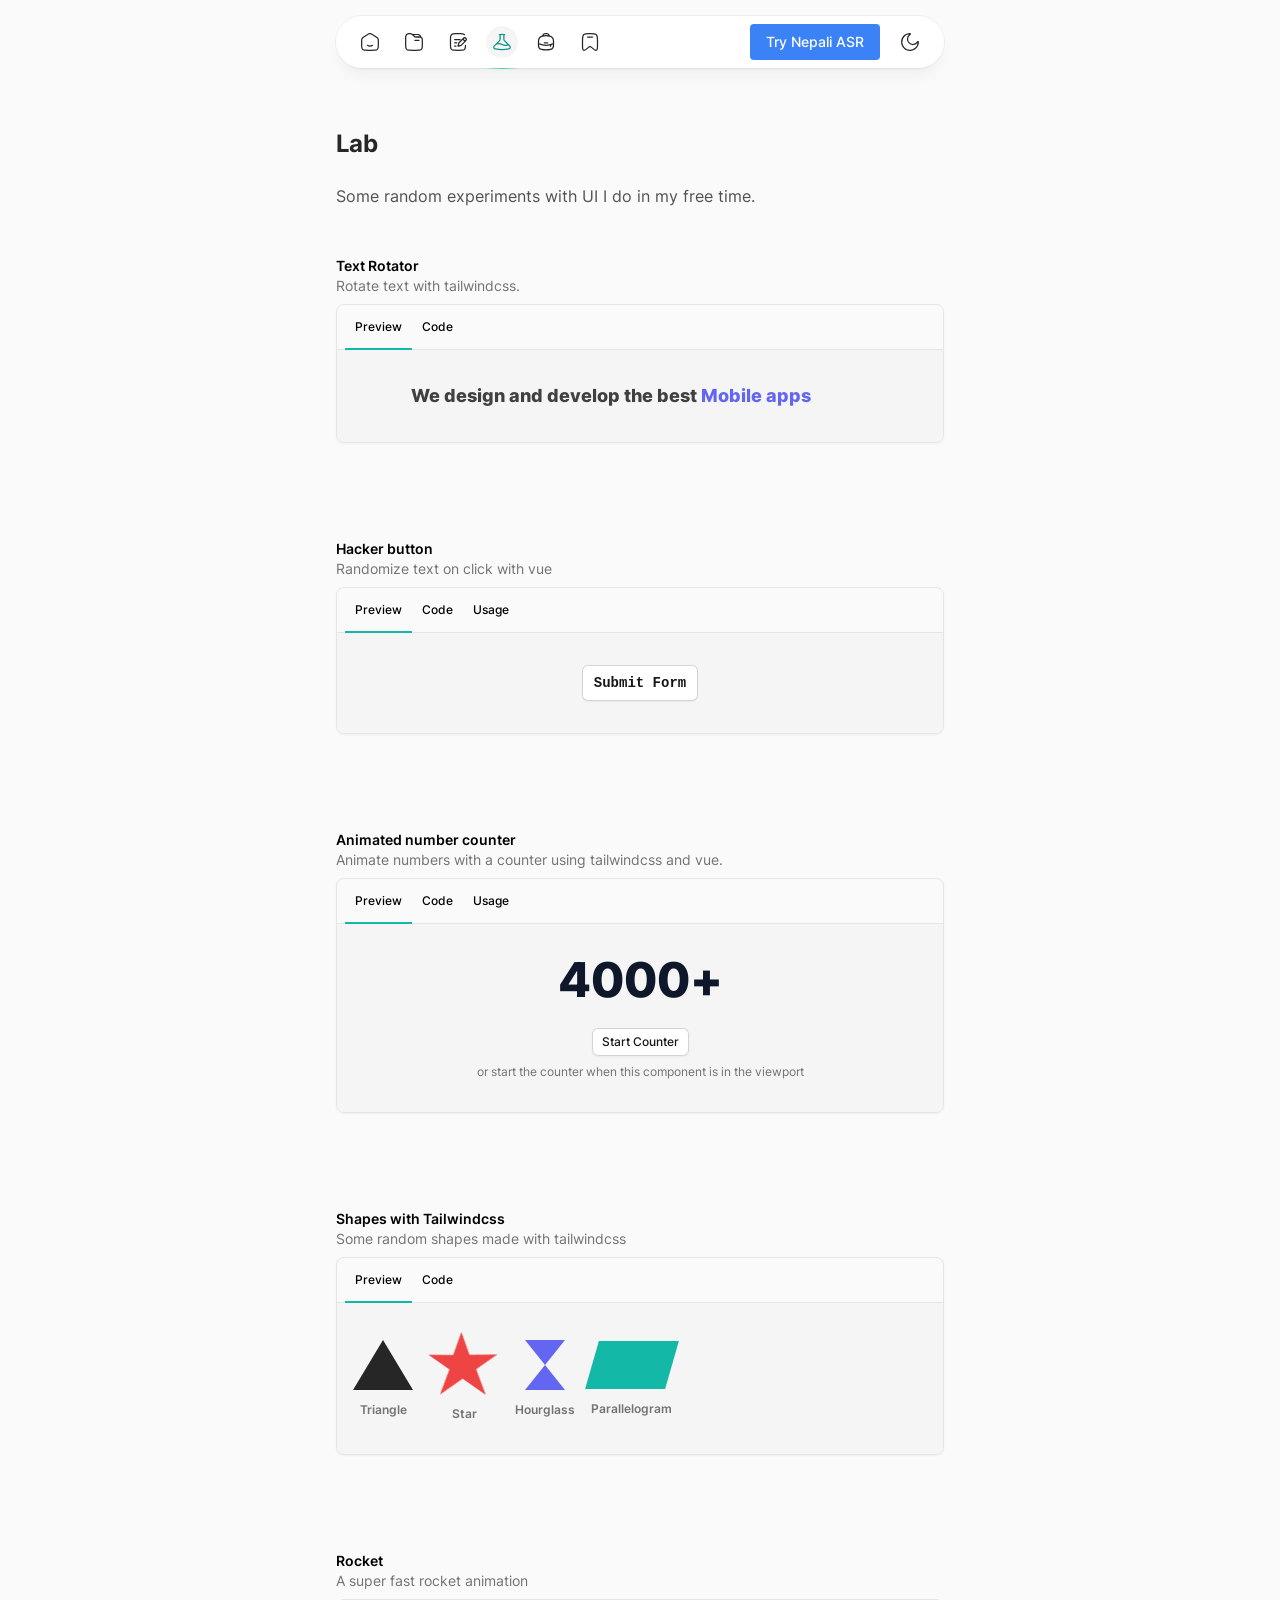
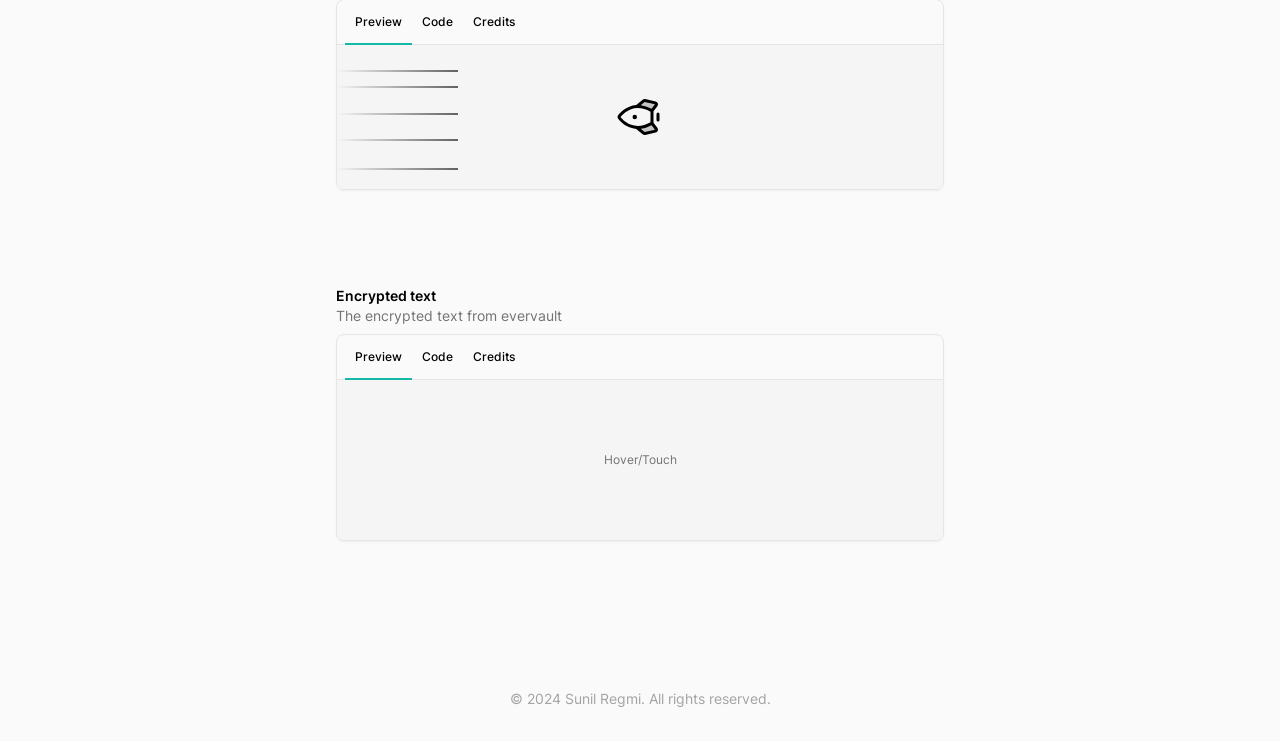
<file: public/lab/index.html>
<!DOCTYPE html><html lang="en" class="h-full"><head><meta charset="utf-8">
<meta name="viewport" content="width=device-width, initial-scale=1">
<style id="nuxt-ui-colors">:root {
--color-primary-50: 240 253 250;
--color-primary-100: 204 251 241;
--color-primary-200: 153 246 228;
--color-primary-300: 94 234 212;
--color-primary-400: 45 212 191;
--color-primary-500: 20 184 166;
--color-primary-600: 13 148 136;
--color-primary-700: 15 118 110;
--color-primary-800: 17 94 89;
--color-primary-900: 19 78 74;
--color-primary-950: 4 47 46;
--color-primary-DEFAULT: var(--color-primary-500);

--color-gray-50: 250 250 250;
--color-gray-100: 245 245 245;
--color-gray-200: 229 229 229;
--color-gray-300: 212 212 212;
--color-gray-400: 163 163 163;
--color-gray-500: 115 115 115;
--color-gray-600: 82 82 82;
--color-gray-700: 64 64 64;
--color-gray-800: 38 38 38;
--color-gray-900: 23 23 23;
--color-gray-950: 10 10 10;
}

.dark {
  --color-primary-DEFAULT: var(--color-primary-400);
}
</style>
<title>Lab | Sunil Regmi</title>
<script src="https://climateclock.world/widget-v2.js" async></script>
<style> @font-face { font-family: "Inter fallback"; src: local("Noto Sans"); size-adjust: 100.6532%; ascent-override: 96.2463%; descent-override: 23.991%; line-gap-override: 0%; } @font-face { font-family: "Inter fallback"; src: local("Arial"); size-adjust: 107.4014%; ascent-override: 90.199%; descent-override: 22.4836%; line-gap-override: 0%; } @font-face { font-family: "Inter fallback"; src: local("Helvetica Neue"); size-adjust: 106.0574%; ascent-override: 91.342%; descent-override: 22.7685%; line-gap-override: 0%; } @font-face { font-family: "Inter fallback"; src: local("Roboto"); size-adjust: 107.2828%; ascent-override: 90.2987%; descent-override: 22.5085%; line-gap-override: 0%; } @font-face { font-family: "Inter fallback"; src: local("Segoe UI"); size-adjust: 107.1644%; ascent-override: 90.3985%; descent-override: 22.5334%; line-gap-override: 0%; } @font-face { font-family: "Inter fallback"; src: local("BlinkMacSystemFont"); size-adjust: 115.3099%; ascent-override: 84.0128%; descent-override: 20.9416%; line-gap-override: 0%; } @font-face { font-family: "Inter fallback"; src: local("Noto Sans"); size-adjust: 100.6532%; ascent-override: 96.2463%; descent-override: 23.991%; line-gap-override: 0%; } @font-face { font-family: "Inter fallback"; src: local("Arial"); size-adjust: 107.4014%; ascent-override: 90.199%; descent-override: 22.4836%; line-gap-override: 0%; } @font-face { font-family: "Inter fallback"; src: local("Helvetica Neue"); size-adjust: 106.0574%; ascent-override: 91.342%; descent-override: 22.7685%; line-gap-override: 0%; } @font-face { font-family: "Inter fallback"; src: local("Roboto"); size-adjust: 107.2828%; ascent-override: 90.2987%; descent-override: 22.5085%; line-gap-override: 0%; } @font-face { font-family: "Inter fallback"; src: local("Segoe UI"); size-adjust: 107.1644%; ascent-override: 90.3985%; descent-override: 22.5334%; line-gap-override: 0%; } @font-face { font-family: "Inter fallback"; src: local("BlinkMacSystemFont"); size-adjust: 115.3099%; ascent-override: 84.0128%; descent-override: 20.9416%; line-gap-override: 0%; } @font-face { font-family: "Inter fallback"; src: local("Noto Sans"); size-adjust: 100.6532%; ascent-override: 96.2463%; descent-override: 23.991%; line-gap-override: 0%; } @font-face { font-family: "Inter fallback"; src: local("Arial"); size-adjust: 107.4014%; ascent-override: 90.199%; descent-override: 22.4836%; line-gap-override: 0%; } @font-face { font-family: "Inter fallback"; src: local("Helvetica Neue"); size-adjust: 106.0574%; ascent-override: 91.342%; descent-override: 22.7685%; line-gap-override: 0%; } @font-face { font-family: "Inter fallback"; src: local("Roboto"); size-adjust: 107.2828%; ascent-override: 90.2987%; descent-override: 22.5085%; line-gap-override: 0%; } @font-face { font-family: "Inter fallback"; src: local("Segoe UI"); size-adjust: 107.1644%; ascent-override: 90.3985%; descent-override: 22.5334%; line-gap-override: 0%; } @font-face { font-family: "Inter fallback"; src: local("BlinkMacSystemFont"); size-adjust: 115.3099%; ascent-override: 84.0128%; descent-override: 20.9416%; line-gap-override: 0%; } @font-face { font-family: "Inter fallback"; src: local("Noto Sans"); size-adjust: 100.6532%; ascent-override: 96.2463%; descent-override: 23.991%; line-gap-override: 0%; } @font-face { font-family: "Inter fallback"; src: local("Arial"); size-adjust: 107.4014%; ascent-override: 90.199%; descent-override: 22.4836%; line-gap-override: 0%; } @font-face { font-family: "Inter fallback"; src: local("Helvetica Neue"); size-adjust: 106.0574%; ascent-override: 91.342%; descent-override: 22.7685%; line-gap-override: 0%; } @font-face { font-family: "Inter fallback"; src: local("Roboto"); size-adjust: 107.2828%; ascent-override: 90.2987%; descent-override: 22.5085%; line-gap-override: 0%; } @font-face { font-family: "Inter fallback"; src: local("Segoe UI"); size-adjust: 107.1644%; ascent-override: 90.3985%; descent-override: 22.5334%; line-gap-override: 0%; } @font-face { font-family: "Inter fallback"; src: local("BlinkMacSystemFont"); size-adjust: 115.3099%; ascent-override: 84.0128%; descent-override: 20.9416%; line-gap-override: 0%; } @font-face { font-family: "Inter fallback"; src: local("Noto Sans"); size-adjust: 100.6532%; ascent-override: 96.2463%; descent-override: 23.991%; line-gap-override: 0%; } @font-face { font-family: "Inter fallback"; src: local("Arial"); size-adjust: 107.4014%; ascent-override: 90.199%; descent-override: 22.4836%; line-gap-override: 0%; } @font-face { font-family: "Inter fallback"; src: local("Helvetica Neue"); size-adjust: 106.0574%; ascent-override: 91.342%; descent-override: 22.7685%; line-gap-override: 0%; } @font-face { font-family: "Inter fallback"; src: local("Roboto"); size-adjust: 107.2828%; ascent-override: 90.2987%; descent-override: 22.5085%; line-gap-override: 0%; } @font-face { font-family: "Inter fallback"; src: local("Segoe UI"); size-adjust: 107.1644%; ascent-override: 90.3985%; descent-override: 22.5334%; line-gap-override: 0%; } @font-face { font-family: "Inter fallback"; src: local("BlinkMacSystemFont"); size-adjust: 115.3099%; ascent-override: 84.0128%; descent-override: 20.9416%; line-gap-override: 0%; } @font-face { font-family: "Inter fallback"; src: local("Noto Sans"); size-adjust: 100.6532%; ascent-override: 96.2463%; descent-override: 23.991%; line-gap-override: 0%; } @font-face { font-family: "Inter fallback"; src: local("Arial"); size-adjust: 107.4014%; ascent-override: 90.199%; descent-override: 22.4836%; line-gap-override: 0%; } @font-face { font-family: "Inter fallback"; src: local("Helvetica Neue"); size-adjust: 106.0574%; ascent-override: 91.342%; descent-override: 22.7685%; line-gap-override: 0%; } @font-face { font-family: "Inter fallback"; src: local("Roboto"); size-adjust: 107.2828%; ascent-override: 90.2987%; descent-override: 22.5085%; line-gap-override: 0%; } @font-face { font-family: "Inter fallback"; src: local("Segoe UI"); size-adjust: 107.1644%; ascent-override: 90.3985%; descent-override: 22.5334%; line-gap-override: 0%; } @font-face { font-family: "Inter fallback"; src: local("BlinkMacSystemFont"); size-adjust: 115.3099%; ascent-override: 84.0128%; descent-override: 20.9416%; line-gap-override: 0%; } @font-face { font-family: "Inter fallback"; src: local("Noto Sans"); size-adjust: 100.6532%; ascent-override: 96.2463%; descent-override: 23.991%; line-gap-override: 0%; } @font-face { font-family: "Inter fallback"; src: local("Arial"); size-adjust: 107.4014%; ascent-override: 90.199%; descent-override: 22.4836%; line-gap-override: 0%; } @font-face { font-family: "Inter fallback"; src: local("Helvetica Neue"); size-adjust: 106.0574%; ascent-override: 91.342%; descent-override: 22.7685%; line-gap-override: 0%; } @font-face { font-family: "Inter fallback"; src: local("Roboto"); size-adjust: 107.2828%; ascent-override: 90.2987%; descent-override: 22.5085%; line-gap-override: 0%; } @font-face { font-family: "Inter fallback"; src: local("Segoe UI"); size-adjust: 107.1644%; ascent-override: 90.3985%; descent-override: 22.5334%; line-gap-override: 0%; } @font-face { font-family: "Inter fallback"; src: local("BlinkMacSystemFont"); size-adjust: 115.3099%; ascent-override: 84.0128%; descent-override: 20.9416%; line-gap-override: 0%; } @font-face { font-family: "Inter fallback"; src: local("Noto Sans"); size-adjust: 100.6532%; ascent-override: 96.2463%; descent-override: 23.991%; line-gap-override: 0%; } @font-face { font-family: "Inter fallback"; src: local("Arial"); size-adjust: 107.4014%; ascent-override: 90.199%; descent-override: 22.4836%; line-gap-override: 0%; } @font-face { font-family: "Inter fallback"; src: local("Helvetica Neue"); size-adjust: 106.0574%; ascent-override: 91.342%; descent-override: 22.7685%; line-gap-override: 0%; } @font-face { font-family: "Inter fallback"; src: local("Roboto"); size-adjust: 107.2828%; ascent-override: 90.2987%; descent-override: 22.5085%; line-gap-override: 0%; } @font-face { font-family: "Inter fallback"; src: local("Segoe UI"); size-adjust: 107.1644%; ascent-override: 90.3985%; descent-override: 22.5334%; line-gap-override: 0%; } @font-face { font-family: "Inter fallback"; src: local("BlinkMacSystemFont"); size-adjust: 115.3099%; ascent-override: 84.0128%; descent-override: 20.9416%; line-gap-override: 0%; } @font-face { font-family: "Inter fallback"; src: local("Noto Sans"); size-adjust: 100.6532%; ascent-override: 96.2463%; descent-override: 23.991%; line-gap-override: 0%; } @font-face { font-family: "Inter fallback"; src: local("Arial"); size-adjust: 107.4014%; ascent-override: 90.199%; descent-override: 22.4836%; line-gap-override: 0%; } @font-face { font-family: "Inter fallback"; src: local("Helvetica Neue"); size-adjust: 106.0574%; ascent-override: 91.342%; descent-override: 22.7685%; line-gap-override: 0%; } @font-face { font-family: "Inter fallback"; src: local("Roboto"); size-adjust: 107.2828%; ascent-override: 90.2987%; descent-override: 22.5085%; line-gap-override: 0%; } @font-face { font-family: "Inter fallback"; src: local("Segoe UI"); size-adjust: 107.1644%; ascent-override: 90.3985%; descent-override: 22.5334%; line-gap-override: 0%; } @font-face { font-family: "Inter fallback"; src: local("BlinkMacSystemFont"); size-adjust: 115.3099%; ascent-override: 84.0128%; descent-override: 20.9416%; line-gap-override: 0%; } @font-face { font-family: "Inter fallback"; src: local("Noto Sans"); size-adjust: 100.6532%; ascent-override: 96.2463%; descent-override: 23.991%; line-gap-override: 0%; } @font-face { font-family: "Inter fallback"; src: local("Arial"); size-adjust: 107.4014%; ascent-override: 90.199%; descent-override: 22.4836%; line-gap-override: 0%; } @font-face { font-family: "Inter fallback"; src: local("Helvetica Neue"); size-adjust: 106.0574%; ascent-override: 91.342%; descent-override: 22.7685%; line-gap-override: 0%; } @font-face { font-family: "Inter fallback"; src: local("Roboto"); size-adjust: 107.2828%; ascent-override: 90.2987%; descent-override: 22.5085%; line-gap-override: 0%; } @font-face { font-family: "Inter fallback"; src: local("Segoe UI"); size-adjust: 107.1644%; ascent-override: 90.3985%; descent-override: 22.5334%; line-gap-override: 0%; } @font-face { font-family: "Inter fallback"; src: local("BlinkMacSystemFont"); size-adjust: 115.3099%; ascent-override: 84.0128%; descent-override: 20.9416%; line-gap-override: 0%; } @font-face { font-family: "Inter fallback"; src: local("Noto Sans"); size-adjust: 100.6532%; ascent-override: 96.2463%; descent-override: 23.991%; line-gap-override: 0%; } @font-face { font-family: "Inter fallback"; src: local("Arial"); size-adjust: 107.4014%; ascent-override: 90.199%; descent-override: 22.4836%; line-gap-override: 0%; } @font-face { font-family: "Inter fallback"; src: local("Helvetica Neue"); size-adjust: 106.0574%; ascent-override: 91.342%; descent-override: 22.7685%; line-gap-override: 0%; } @font-face { font-family: "Inter fallback"; src: local("Roboto"); size-adjust: 107.2828%; ascent-override: 90.2987%; descent-override: 22.5085%; line-gap-override: 0%; } @font-face { font-family: "Inter fallback"; src: local("Segoe UI"); size-adjust: 107.1644%; ascent-override: 90.3985%; descent-override: 22.5334%; line-gap-override: 0%; } @font-face { font-family: "Inter fallback"; src: local("BlinkMacSystemFont"); size-adjust: 115.3099%; ascent-override: 84.0128%; descent-override: 20.9416%; line-gap-override: 0%; } @font-face { font-family: "Inter fallback"; src: local("Noto Sans"); size-adjust: 100.6532%; ascent-override: 96.2463%; descent-override: 23.991%; line-gap-override: 0%; } @font-face { font-family: "Inter fallback"; src: local("Arial"); size-adjust: 107.4014%; ascent-override: 90.199%; descent-override: 22.4836%; line-gap-override: 0%; } @font-face { font-family: "Inter fallback"; src: local("Helvetica Neue"); size-adjust: 106.0574%; ascent-override: 91.342%; descent-override: 22.7685%; line-gap-override: 0%; } @font-face { font-family: "Inter fallback"; src: local("Roboto"); size-adjust: 107.2828%; ascent-override: 90.2987%; descent-override: 22.5085%; line-gap-override: 0%; } @font-face { font-family: "Inter fallback"; src: local("Segoe UI"); size-adjust: 107.1644%; ascent-override: 90.3985%; descent-override: 22.5334%; line-gap-override: 0%; } @font-face { font-family: "Inter fallback"; src: local("BlinkMacSystemFont"); size-adjust: 115.3099%; ascent-override: 84.0128%; descent-override: 20.9416%; line-gap-override: 0%; } @font-face { font-family: "Inter fallback"; src: local("Noto Sans"); size-adjust: 100.6532%; ascent-override: 96.2463%; descent-override: 23.991%; line-gap-override: 0%; } @font-face { font-family: "Inter fallback"; src: local("Arial"); size-adjust: 107.4014%; ascent-override: 90.199%; descent-override: 22.4836%; line-gap-override: 0%; } @font-face { font-family: "Inter fallback"; src: local("Helvetica Neue"); size-adjust: 106.0574%; ascent-override: 91.342%; descent-override: 22.7685%; line-gap-override: 0%; } @font-face { font-family: "Inter fallback"; src: local("Roboto"); size-adjust: 107.2828%; ascent-override: 90.2987%; descent-override: 22.5085%; line-gap-override: 0%; } @font-face { font-family: "Inter fallback"; src: local("Segoe UI"); size-adjust: 107.1644%; ascent-override: 90.3985%; descent-override: 22.5334%; line-gap-override: 0%; } @font-face { font-family: "Inter fallback"; src: local("BlinkMacSystemFont"); size-adjust: 115.3099%; ascent-override: 84.0128%; descent-override: 20.9416%; line-gap-override: 0%; } @font-face { font-family: "Inter fallback"; src: local("Noto Sans"); size-adjust: 100.6532%; ascent-override: 96.2463%; descent-override: 23.991%; line-gap-override: 0%; } @font-face { font-family: "Inter fallback"; src: local("Arial"); size-adjust: 107.4014%; ascent-override: 90.199%; descent-override: 22.4836%; line-gap-override: 0%; } @font-face { font-family: "Inter fallback"; src: local("Helvetica Neue"); size-adjust: 106.0574%; ascent-override: 91.342%; descent-override: 22.7685%; line-gap-override: 0%; } @font-face { font-family: "Inter fallback"; src: local("Roboto"); size-adjust: 107.2828%; ascent-override: 90.2987%; descent-override: 22.5085%; line-gap-override: 0%; } @font-face { font-family: "Inter fallback"; src: local("Segoe UI"); size-adjust: 107.1644%; ascent-override: 90.3985%; descent-override: 22.5334%; line-gap-override: 0%; } @font-face { font-family: "Inter fallback"; src: local("BlinkMacSystemFont"); size-adjust: 115.3099%; ascent-override: 84.0128%; descent-override: 20.9416%; line-gap-override: 0%; } @font-face { font-family: "Inter fallback"; src: local("Noto Sans"); size-adjust: 100.6532%; ascent-override: 96.2463%; descent-override: 23.991%; line-gap-override: 0%; } @font-face { font-family: "Inter fallback"; src: local("Arial"); size-adjust: 107.4014%; ascent-override: 90.199%; descent-override: 22.4836%; line-gap-override: 0%; } @font-face { font-family: "Inter fallback"; src: local("Helvetica Neue"); size-adjust: 106.0574%; ascent-override: 91.342%; descent-override: 22.7685%; line-gap-override: 0%; } @font-face { font-family: "Inter fallback"; src: local("Roboto"); size-adjust: 107.2828%; ascent-override: 90.2987%; descent-override: 22.5085%; line-gap-override: 0%; } @font-face { font-family: "Inter fallback"; src: local("Segoe UI"); size-adjust: 107.1644%; ascent-override: 90.3985%; descent-override: 22.5334%; line-gap-override: 0%; } @font-face { font-family: "Inter fallback"; src: local("BlinkMacSystemFont"); size-adjust: 115.3099%; ascent-override: 84.0128%; descent-override: 20.9416%; line-gap-override: 0%; } @font-face { font-family: "Inter fallback"; src: local("Noto Sans"); size-adjust: 100.6532%; ascent-override: 96.2463%; descent-override: 23.991%; line-gap-override: 0%; } @font-face { font-family: "Inter fallback"; src: local("Arial"); size-adjust: 107.4014%; ascent-override: 90.199%; descent-override: 22.4836%; line-gap-override: 0%; } @font-face { font-family: "Inter fallback"; src: local("Helvetica Neue"); size-adjust: 106.0574%; ascent-override: 91.342%; descent-override: 22.7685%; line-gap-override: 0%; } @font-face { font-family: "Inter fallback"; src: local("Roboto"); size-adjust: 107.2828%; ascent-override: 90.2987%; descent-override: 22.5085%; line-gap-override: 0%; } @font-face { font-family: "Inter fallback"; src: local("Segoe UI"); size-adjust: 107.1644%; ascent-override: 90.3985%; descent-override: 22.5334%; line-gap-override: 0%; } @font-face { font-family: "Inter fallback"; src: local("BlinkMacSystemFont"); size-adjust: 115.3099%; ascent-override: 84.0128%; descent-override: 20.9416%; line-gap-override: 0%; } @font-face { font-family: "Inter fallback"; src: local("Noto Sans"); size-adjust: 100.6532%; ascent-override: 96.2463%; descent-override: 23.991%; line-gap-override: 0%; } @font-face { font-family: "Inter fallback"; src: local("Arial"); size-adjust: 107.4014%; ascent-override: 90.199%; descent-override: 22.4836%; line-gap-override: 0%; } @font-face { font-family: "Inter fallback"; src: local("Helvetica Neue"); size-adjust: 106.0574%; ascent-override: 91.342%; descent-override: 22.7685%; line-gap-override: 0%; } @font-face { font-family: "Inter fallback"; src: local("Roboto"); size-adjust: 107.2828%; ascent-override: 90.2987%; descent-override: 22.5085%; line-gap-override: 0%; } @font-face { font-family: "Inter fallback"; src: local("Segoe UI"); size-adjust: 107.1644%; ascent-override: 90.3985%; descent-override: 22.5334%; line-gap-override: 0%; } @font-face { font-family: "Inter fallback"; src: local("BlinkMacSystemFont"); size-adjust: 115.3099%; ascent-override: 84.0128%; descent-override: 20.9416%; line-gap-override: 0%; } @font-face { font-family: "Inter fallback"; src: local("Noto Sans"); size-adjust: 100.6532%; ascent-override: 96.2463%; descent-override: 23.991%; line-gap-override: 0%; } @font-face { font-family: "Inter fallback"; src: local("Arial"); size-adjust: 107.4014%; ascent-override: 90.199%; descent-override: 22.4836%; line-gap-override: 0%; } @font-face { font-family: "Inter fallback"; src: local("Helvetica Neue"); size-adjust: 106.0574%; ascent-override: 91.342%; descent-override: 22.7685%; line-gap-override: 0%; } @font-face { font-family: "Inter fallback"; src: local("Roboto"); size-adjust: 107.2828%; ascent-override: 90.2987%; descent-override: 22.5085%; line-gap-override: 0%; } @font-face { font-family: "Inter fallback"; src: local("Segoe UI"); size-adjust: 107.1644%; ascent-override: 90.3985%; descent-override: 22.5334%; line-gap-override: 0%; } @font-face { font-family: "Inter fallback"; src: local("BlinkMacSystemFont"); size-adjust: 115.3099%; ascent-override: 84.0128%; descent-override: 20.9416%; line-gap-override: 0%; } @font-face { font-family: "Inter fallback"; src: local("Noto Sans"); size-adjust: 100.6532%; ascent-override: 96.2463%; descent-override: 23.991%; line-gap-override: 0%; } @font-face { font-family: "Inter fallback"; src: local("Arial"); size-adjust: 107.4014%; ascent-override: 90.199%; descent-override: 22.4836%; line-gap-override: 0%; } @font-face { font-family: "Inter fallback"; src: local("Helvetica Neue"); size-adjust: 106.0574%; ascent-override: 91.342%; descent-override: 22.7685%; line-gap-override: 0%; } @font-face { font-family: "Inter fallback"; src: local("Roboto"); size-adjust: 107.2828%; ascent-override: 90.2987%; descent-override: 22.5085%; line-gap-override: 0%; } @font-face { font-family: "Inter fallback"; src: local("Segoe UI"); size-adjust: 107.1644%; ascent-override: 90.3985%; descent-override: 22.5334%; line-gap-override: 0%; } @font-face { font-family: "Inter fallback"; src: local("BlinkMacSystemFont"); size-adjust: 115.3099%; ascent-override: 84.0128%; descent-override: 20.9416%; line-gap-override: 0%; } @font-face { font-family: "Inter fallback"; src: local("Noto Sans"); size-adjust: 100.6532%; ascent-override: 96.2463%; descent-override: 23.991%; line-gap-override: 0%; } @font-face { font-family: "Inter fallback"; src: local("Arial"); size-adjust: 107.4014%; ascent-override: 90.199%; descent-override: 22.4836%; line-gap-override: 0%; } @font-face { font-family: "Inter fallback"; src: local("Helvetica Neue"); size-adjust: 106.0574%; ascent-override: 91.342%; descent-override: 22.7685%; line-gap-override: 0%; } @font-face { font-family: "Inter fallback"; src: local("Roboto"); size-adjust: 107.2828%; ascent-override: 90.2987%; descent-override: 22.5085%; line-gap-override: 0%; } @font-face { font-family: "Inter fallback"; src: local("Segoe UI"); size-adjust: 107.1644%; ascent-override: 90.3985%; descent-override: 22.5334%; line-gap-override: 0%; } @font-face { font-family: "Inter fallback"; src: local("BlinkMacSystemFont"); size-adjust: 115.3099%; ascent-override: 84.0128%; descent-override: 20.9416%; line-gap-override: 0%; } @font-face { font-family: "Inter fallback"; src: local("Noto Sans"); size-adjust: 100.6532%; ascent-override: 96.2463%; descent-override: 23.991%; line-gap-override: 0%; } @font-face { font-family: "Inter fallback"; src: local("Arial"); size-adjust: 107.4014%; ascent-override: 90.199%; descent-override: 22.4836%; line-gap-override: 0%; } @font-face { font-family: "Inter fallback"; src: local("Helvetica Neue"); size-adjust: 106.0574%; ascent-override: 91.342%; descent-override: 22.7685%; line-gap-override: 0%; } @font-face { font-family: "Inter fallback"; src: local("Roboto"); size-adjust: 107.2828%; ascent-override: 90.2987%; descent-override: 22.5085%; line-gap-override: 0%; } @font-face { font-family: "Inter fallback"; src: local("Segoe UI"); size-adjust: 107.1644%; ascent-override: 90.3985%; descent-override: 22.5334%; line-gap-override: 0%; } @font-face { font-family: "Inter fallback"; src: local("BlinkMacSystemFont"); size-adjust: 115.3099%; ascent-override: 84.0128%; descent-override: 20.9416%; line-gap-override: 0%; } @font-face { font-family: "Inter fallback"; src: local("Noto Sans"); size-adjust: 100.6532%; ascent-override: 96.2463%; descent-override: 23.991%; line-gap-override: 0%; } @font-face { font-family: "Inter fallback"; src: local("Arial"); size-adjust: 107.4014%; ascent-override: 90.199%; descent-override: 22.4836%; line-gap-override: 0%; } @font-face { font-family: "Inter fallback"; src: local("Helvetica Neue"); size-adjust: 106.0574%; ascent-override: 91.342%; descent-override: 22.7685%; line-gap-override: 0%; } @font-face { font-family: "Inter fallback"; src: local("Roboto"); size-adjust: 107.2828%; ascent-override: 90.2987%; descent-override: 22.5085%; line-gap-override: 0%; } @font-face { font-family: "Inter fallback"; src: local("Segoe UI"); size-adjust: 107.1644%; ascent-override: 90.3985%; descent-override: 22.5334%; line-gap-override: 0%; } @font-face { font-family: "Inter fallback"; src: local("BlinkMacSystemFont"); size-adjust: 115.3099%; ascent-override: 84.0128%; descent-override: 20.9416%; line-gap-override: 0%; } @font-face { font-family: "Inter fallback"; src: local("Noto Sans"); size-adjust: 100.6532%; ascent-override: 96.2463%; descent-override: 23.991%; line-gap-override: 0%; } @font-face { font-family: "Inter fallback"; src: local("Arial"); size-adjust: 107.4014%; ascent-override: 90.199%; descent-override: 22.4836%; line-gap-override: 0%; } @font-face { font-family: "Inter fallback"; src: local("Helvetica Neue"); size-adjust: 106.0574%; ascent-override: 91.342%; descent-override: 22.7685%; line-gap-override: 0%; } @font-face { font-family: "Inter fallback"; src: local("Roboto"); size-adjust: 107.2828%; ascent-override: 90.2987%; descent-override: 22.5085%; line-gap-override: 0%; } @font-face { font-family: "Inter fallback"; src: local("Segoe UI"); size-adjust: 107.1644%; ascent-override: 90.3985%; descent-override: 22.5334%; line-gap-override: 0%; } @font-face { font-family: "Inter fallback"; src: local("BlinkMacSystemFont"); size-adjust: 115.3099%; ascent-override: 84.0128%; descent-override: 20.9416%; line-gap-override: 0%; } @font-face { font-family: "Inter fallback"; src: local("Noto Sans"); size-adjust: 100.6532%; ascent-override: 96.2463%; descent-override: 23.991%; line-gap-override: 0%; } @font-face { font-family: "Inter fallback"; src: local("Arial"); size-adjust: 107.4014%; ascent-override: 90.199%; descent-override: 22.4836%; line-gap-override: 0%; } @font-face { font-family: "Inter fallback"; src: local("Helvetica Neue"); size-adjust: 106.0574%; ascent-override: 91.342%; descent-override: 22.7685%; line-gap-override: 0%; } @font-face { font-family: "Inter fallback"; src: local("Roboto"); size-adjust: 107.2828%; ascent-override: 90.2987%; descent-override: 22.5085%; line-gap-override: 0%; } @font-face { font-family: "Inter fallback"; src: local("Segoe UI"); size-adjust: 107.1644%; ascent-override: 90.3985%; descent-override: 22.5334%; line-gap-override: 0%; } @font-face { font-family: "Inter fallback"; src: local("BlinkMacSystemFont"); size-adjust: 115.3099%; ascent-override: 84.0128%; descent-override: 20.9416%; line-gap-override: 0%; } @font-face { font-family: "Inter fallback"; src: local("Noto Sans"); size-adjust: 100.6532%; ascent-override: 96.2463%; descent-override: 23.991%; line-gap-override: 0%; } @font-face { font-family: "Inter fallback"; src: local("Arial"); size-adjust: 107.4014%; ascent-override: 90.199%; descent-override: 22.4836%; line-gap-override: 0%; } @font-face { font-family: "Inter fallback"; src: local("Helvetica Neue"); size-adjust: 106.0574%; ascent-override: 91.342%; descent-override: 22.7685%; line-gap-override: 0%; } @font-face { font-family: "Inter fallback"; src: local("Roboto"); size-adjust: 107.2828%; ascent-override: 90.2987%; descent-override: 22.5085%; line-gap-override: 0%; } @font-face { font-family: "Inter fallback"; src: local("Segoe UI"); size-adjust: 107.1644%; ascent-override: 90.3985%; descent-override: 22.5334%; line-gap-override: 0%; } @font-face { font-family: "Inter fallback"; src: local("BlinkMacSystemFont"); size-adjust: 115.3099%; ascent-override: 84.0128%; descent-override: 20.9416%; line-gap-override: 0%; } @font-face { font-family: "Inter fallback"; src: local("Noto Sans"); size-adjust: 100.6532%; ascent-override: 96.2463%; descent-override: 23.991%; line-gap-override: 0%; } @font-face { font-family: "Inter fallback"; src: local("Arial"); size-adjust: 107.4014%; ascent-override: 90.199%; descent-override: 22.4836%; line-gap-override: 0%; } @font-face { font-family: "Inter fallback"; src: local("Helvetica Neue"); size-adjust: 106.0574%; ascent-override: 91.342%; descent-override: 22.7685%; line-gap-override: 0%; } @font-face { font-family: "Inter fallback"; src: local("Roboto"); size-adjust: 107.2828%; ascent-override: 90.2987%; descent-override: 22.5085%; line-gap-override: 0%; } @font-face { font-family: "Inter fallback"; src: local("Segoe UI"); size-adjust: 107.1644%; ascent-override: 90.3985%; descent-override: 22.5334%; line-gap-override: 0%; } @font-face { font-family: "Inter fallback"; src: local("BlinkMacSystemFont"); size-adjust: 115.3099%; ascent-override: 84.0128%; descent-override: 20.9416%; line-gap-override: 0%; } @font-face { font-family: "Inter fallback"; src: local("Noto Sans"); size-adjust: 100.6532%; ascent-override: 96.2463%; descent-override: 23.991%; line-gap-override: 0%; } @font-face { font-family: "Inter fallback"; src: local("Arial"); size-adjust: 107.4014%; ascent-override: 90.199%; descent-override: 22.4836%; line-gap-override: 0%; } @font-face { font-family: "Inter fallback"; src: local("Helvetica Neue"); size-adjust: 106.0574%; ascent-override: 91.342%; descent-override: 22.7685%; line-gap-override: 0%; } @font-face { font-family: "Inter fallback"; src: local("Roboto"); size-adjust: 107.2828%; ascent-override: 90.2987%; descent-override: 22.5085%; line-gap-override: 0%; } @font-face { font-family: "Inter fallback"; src: local("Segoe UI"); size-adjust: 107.1644%; ascent-override: 90.3985%; descent-override: 22.5334%; line-gap-override: 0%; } @font-face { font-family: "Inter fallback"; src: local("BlinkMacSystemFont"); size-adjust: 115.3099%; ascent-override: 84.0128%; descent-override: 20.9416%; line-gap-override: 0%; } @font-face { font-family: "Inter fallback"; src: local("Noto Sans"); size-adjust: 100.6532%; ascent-override: 96.2463%; descent-override: 23.991%; line-gap-override: 0%; } @font-face { font-family: "Inter fallback"; src: local("Arial"); size-adjust: 107.4014%; ascent-override: 90.199%; descent-override: 22.4836%; line-gap-override: 0%; } @font-face { font-family: "Inter fallback"; src: local("Helvetica Neue"); size-adjust: 106.0574%; ascent-override: 91.342%; descent-override: 22.7685%; line-gap-override: 0%; } @font-face { font-family: "Inter fallback"; src: local("Roboto"); size-adjust: 107.2828%; ascent-override: 90.2987%; descent-override: 22.5085%; line-gap-override: 0%; } @font-face { font-family: "Inter fallback"; src: local("Segoe UI"); size-adjust: 107.1644%; ascent-override: 90.3985%; descent-override: 22.5334%; line-gap-override: 0%; } @font-face { font-family: "Inter fallback"; src: local("BlinkMacSystemFont"); size-adjust: 115.3099%; ascent-override: 84.0128%; descent-override: 20.9416%; line-gap-override: 0%; } @font-face { font-family: "Inter fallback"; src: local("Noto Sans"); size-adjust: 100.6532%; ascent-override: 96.2463%; descent-override: 23.991%; line-gap-override: 0%; } @font-face { font-family: "Inter fallback"; src: local("Arial"); size-adjust: 107.4014%; ascent-override: 90.199%; descent-override: 22.4836%; line-gap-override: 0%; } @font-face { font-family: "Inter fallback"; src: local("Helvetica Neue"); size-adjust: 106.0574%; ascent-override: 91.342%; descent-override: 22.7685%; line-gap-override: 0%; } @font-face { font-family: "Inter fallback"; src: local("Roboto"); size-adjust: 107.2828%; ascent-override: 90.2987%; descent-override: 22.5085%; line-gap-override: 0%; } @font-face { font-family: "Inter fallback"; src: local("Segoe UI"); size-adjust: 107.1644%; ascent-override: 90.3985%; descent-override: 22.5334%; line-gap-override: 0%; } @font-face { font-family: "Inter fallback"; src: local("BlinkMacSystemFont"); size-adjust: 115.3099%; ascent-override: 84.0128%; descent-override: 20.9416%; line-gap-override: 0%; } @font-face { font-family: "Inter fallback"; src: local("Noto Sans"); size-adjust: 100.6532%; ascent-override: 96.2463%; descent-override: 23.991%; line-gap-override: 0%; } @font-face { font-family: "Inter fallback"; src: local("Arial"); size-adjust: 107.4014%; ascent-override: 90.199%; descent-override: 22.4836%; line-gap-override: 0%; } @font-face { font-family: "Inter fallback"; src: local("Helvetica Neue"); size-adjust: 106.0574%; ascent-override: 91.342%; descent-override: 22.7685%; line-gap-override: 0%; } @font-face { font-family: "Inter fallback"; src: local("Roboto"); size-adjust: 107.2828%; ascent-override: 90.2987%; descent-override: 22.5085%; line-gap-override: 0%; } @font-face { font-family: "Inter fallback"; src: local("Segoe UI"); size-adjust: 107.1644%; ascent-override: 90.3985%; descent-override: 22.5334%; line-gap-override: 0%; } @font-face { font-family: "Inter fallback"; src: local("BlinkMacSystemFont"); size-adjust: 115.3099%; ascent-override: 84.0128%; descent-override: 20.9416%; line-gap-override: 0%; } @font-face { font-family: "Inter fallback"; src: local("Noto Sans"); size-adjust: 100.6532%; ascent-override: 96.2463%; descent-override: 23.991%; line-gap-override: 0%; } @font-face { font-family: "Inter fallback"; src: local("Arial"); size-adjust: 107.4014%; ascent-override: 90.199%; descent-override: 22.4836%; line-gap-override: 0%; } @font-face { font-family: "Inter fallback"; src: local("Helvetica Neue"); size-adjust: 106.0574%; ascent-override: 91.342%; descent-override: 22.7685%; line-gap-override: 0%; } @font-face { font-family: "Inter fallback"; src: local("Roboto"); size-adjust: 107.2828%; ascent-override: 90.2987%; descent-override: 22.5085%; line-gap-override: 0%; } @font-face { font-family: "Inter fallback"; src: local("Segoe UI"); size-adjust: 107.1644%; ascent-override: 90.3985%; descent-override: 22.5334%; line-gap-override: 0%; } @font-face { font-family: "Inter fallback"; src: local("BlinkMacSystemFont"); size-adjust: 115.3099%; ascent-override: 84.0128%; descent-override: 20.9416%; line-gap-override: 0%; } @font-face { font-family: "Inter fallback"; src: local("Noto Sans"); size-adjust: 100.6532%; ascent-override: 96.2463%; descent-override: 23.991%; line-gap-override: 0%; } @font-face { font-family: "Inter fallback"; src: local("Arial"); size-adjust: 107.4014%; ascent-override: 90.199%; descent-override: 22.4836%; line-gap-override: 0%; } @font-face { font-family: "Inter fallback"; src: local("Helvetica Neue"); size-adjust: 106.0574%; ascent-override: 91.342%; descent-override: 22.7685%; line-gap-override: 0%; } @font-face { font-family: "Inter fallback"; src: local("Roboto"); size-adjust: 107.2828%; ascent-override: 90.2987%; descent-override: 22.5085%; line-gap-override: 0%; } @font-face { font-family: "Inter fallback"; src: local("Segoe UI"); size-adjust: 107.1644%; ascent-override: 90.3985%; descent-override: 22.5334%; line-gap-override: 0%; } @font-face { font-family: "Inter fallback"; src: local("BlinkMacSystemFont"); size-adjust: 115.3099%; ascent-override: 84.0128%; descent-override: 20.9416%; line-gap-override: 0%; } @font-face { font-family: "Inter fallback"; src: local("Noto Sans"); size-adjust: 100.6532%; ascent-override: 96.2463%; descent-override: 23.991%; line-gap-override: 0%; } @font-face { font-family: "Inter fallback"; src: local("Arial"); size-adjust: 107.4014%; ascent-override: 90.199%; descent-override: 22.4836%; line-gap-override: 0%; } @font-face { font-family: "Inter fallback"; src: local("Helvetica Neue"); size-adjust: 106.0574%; ascent-override: 91.342%; descent-override: 22.7685%; line-gap-override: 0%; } @font-face { font-family: "Inter fallback"; src: local("Roboto"); size-adjust: 107.2828%; ascent-override: 90.2987%; descent-override: 22.5085%; line-gap-override: 0%; } @font-face { font-family: "Inter fallback"; src: local("Segoe UI"); size-adjust: 107.1644%; ascent-override: 90.3985%; descent-override: 22.5334%; line-gap-override: 0%; } @font-face { font-family: "Inter fallback"; src: local("BlinkMacSystemFont"); size-adjust: 115.3099%; ascent-override: 84.0128%; descent-override: 20.9416%; line-gap-override: 0%; } @font-face { font-family: "Inter fallback"; src: local("Noto Sans"); size-adjust: 100.6532%; ascent-override: 96.2463%; descent-override: 23.991%; line-gap-override: 0%; } @font-face { font-family: "Inter fallback"; src: local("Arial"); size-adjust: 107.4014%; ascent-override: 90.199%; descent-override: 22.4836%; line-gap-override: 0%; } @font-face { font-family: "Inter fallback"; src: local("Helvetica Neue"); size-adjust: 106.0574%; ascent-override: 91.342%; descent-override: 22.7685%; line-gap-override: 0%; } @font-face { font-family: "Inter fallback"; src: local("Roboto"); size-adjust: 107.2828%; ascent-override: 90.2987%; descent-override: 22.5085%; line-gap-override: 0%; } @font-face { font-family: "Inter fallback"; src: local("Segoe UI"); size-adjust: 107.1644%; ascent-override: 90.3985%; descent-override: 22.5334%; line-gap-override: 0%; } @font-face { font-family: "Inter fallback"; src: local("BlinkMacSystemFont"); size-adjust: 115.3099%; ascent-override: 84.0128%; descent-override: 20.9416%; line-gap-override: 0%; } @font-face { font-family: "Inter fallback"; src: local("Noto Sans"); size-adjust: 100.6532%; ascent-override: 96.2463%; descent-override: 23.991%; line-gap-override: 0%; } @font-face { font-family: "Inter fallback"; src: local("Arial"); size-adjust: 107.4014%; ascent-override: 90.199%; descent-override: 22.4836%; line-gap-override: 0%; } @font-face { font-family: "Inter fallback"; src: local("Helvetica Neue"); size-adjust: 106.0574%; ascent-override: 91.342%; descent-override: 22.7685%; line-gap-override: 0%; } @font-face { font-family: "Inter fallback"; src: local("Roboto"); size-adjust: 107.2828%; ascent-override: 90.2987%; descent-override: 22.5085%; line-gap-override: 0%; } @font-face { font-family: "Inter fallback"; src: local("Segoe UI"); size-adjust: 107.1644%; ascent-override: 90.3985%; descent-override: 22.5334%; line-gap-override: 0%; } @font-face { font-family: "Inter fallback"; src: local("BlinkMacSystemFont"); size-adjust: 115.3099%; ascent-override: 84.0128%; descent-override: 20.9416%; line-gap-override: 0%; } @font-face { font-family: "Inter fallback"; src: local("Noto Sans"); size-adjust: 100.6532%; ascent-override: 96.2463%; descent-override: 23.991%; line-gap-override: 0%; } @font-face { font-family: "Inter fallback"; src: local("Arial"); size-adjust: 107.4014%; ascent-override: 90.199%; descent-override: 22.4836%; line-gap-override: 0%; } @font-face { font-family: "Inter fallback"; src: local("Helvetica Neue"); size-adjust: 106.0574%; ascent-override: 91.342%; descent-override: 22.7685%; line-gap-override: 0%; } @font-face { font-family: "Inter fallback"; src: local("Roboto"); size-adjust: 107.2828%; ascent-override: 90.2987%; descent-override: 22.5085%; line-gap-override: 0%; } @font-face { font-family: "Inter fallback"; src: local("Segoe UI"); size-adjust: 107.1644%; ascent-override: 90.3985%; descent-override: 22.5334%; line-gap-override: 0%; } @font-face { font-family: "Inter fallback"; src: local("BlinkMacSystemFont"); size-adjust: 115.3099%; ascent-override: 84.0128%; descent-override: 20.9416%; line-gap-override: 0%; } @font-face { font-family: "Inter fallback"; src: local("Noto Sans"); size-adjust: 100.6532%; ascent-override: 96.2463%; descent-override: 23.991%; line-gap-override: 0%; } @font-face { font-family: "Inter fallback"; src: local("Arial"); size-adjust: 107.4014%; ascent-override: 90.199%; descent-override: 22.4836%; line-gap-override: 0%; } @font-face { font-family: "Inter fallback"; src: local("Helvetica Neue"); size-adjust: 106.0574%; ascent-override: 91.342%; descent-override: 22.7685%; line-gap-override: 0%; } @font-face { font-family: "Inter fallback"; src: local("Roboto"); size-adjust: 107.2828%; ascent-override: 90.2987%; descent-override: 22.5085%; line-gap-override: 0%; } @font-face { font-family: "Inter fallback"; src: local("Segoe UI"); size-adjust: 107.1644%; ascent-override: 90.3985%; descent-override: 22.5334%; line-gap-override: 0%; } @font-face { font-family: "Inter fallback"; src: local("BlinkMacSystemFont"); size-adjust: 115.3099%; ascent-override: 84.0128%; descent-override: 20.9416%; line-gap-override: 0%; } @font-face { font-family: "Inter fallback"; src: local("Noto Sans"); size-adjust: 100.6532%; ascent-override: 96.2463%; descent-override: 23.991%; line-gap-override: 0%; } @font-face { font-family: "Inter fallback"; src: local("Arial"); size-adjust: 107.4014%; ascent-override: 90.199%; descent-override: 22.4836%; line-gap-override: 0%; } @font-face { font-family: "Inter fallback"; src: local("Helvetica Neue"); size-adjust: 106.0574%; ascent-override: 91.342%; descent-override: 22.7685%; line-gap-override: 0%; } @font-face { font-family: "Inter fallback"; src: local("Roboto"); size-adjust: 107.2828%; ascent-override: 90.2987%; descent-override: 22.5085%; line-gap-override: 0%; } @font-face { font-family: "Inter fallback"; src: local("Segoe UI"); size-adjust: 107.1644%; ascent-override: 90.3985%; descent-override: 22.5334%; line-gap-override: 0%; } @font-face { font-family: "Inter fallback"; src: local("BlinkMacSystemFont"); size-adjust: 115.3099%; ascent-override: 84.0128%; descent-override: 20.9416%; line-gap-override: 0%; } @font-face { font-family: "Inter fallback"; src: local("Noto Sans"); size-adjust: 100.6532%; ascent-override: 96.2463%; descent-override: 23.991%; line-gap-override: 0%; } @font-face { font-family: "Inter fallback"; src: local("Arial"); size-adjust: 107.4014%; ascent-override: 90.199%; descent-override: 22.4836%; line-gap-override: 0%; } @font-face { font-family: "Inter fallback"; src: local("Helvetica Neue"); size-adjust: 106.0574%; ascent-override: 91.342%; descent-override: 22.7685%; line-gap-override: 0%; } @font-face { font-family: "Inter fallback"; src: local("Roboto"); size-adjust: 107.2828%; ascent-override: 90.2987%; descent-override: 22.5085%; line-gap-override: 0%; } @font-face { font-family: "Inter fallback"; src: local("Segoe UI"); size-adjust: 107.1644%; ascent-override: 90.3985%; descent-override: 22.5334%; line-gap-override: 0%; } @font-face { font-family: "Inter fallback"; src: local("BlinkMacSystemFont"); size-adjust: 115.3099%; ascent-override: 84.0128%; descent-override: 20.9416%; line-gap-override: 0%; } @font-face { font-family: "Inter fallback"; src: local("Noto Sans"); size-adjust: 100.6532%; ascent-override: 96.2463%; descent-override: 23.991%; line-gap-override: 0%; } @font-face { font-family: "Inter fallback"; src: local("Arial"); size-adjust: 107.4014%; ascent-override: 90.199%; descent-override: 22.4836%; line-gap-override: 0%; } @font-face { font-family: "Inter fallback"; src: local("Helvetica Neue"); size-adjust: 106.0574%; ascent-override: 91.342%; descent-override: 22.7685%; line-gap-override: 0%; } @font-face { font-family: "Inter fallback"; src: local("Roboto"); size-adjust: 107.2828%; ascent-override: 90.2987%; descent-override: 22.5085%; line-gap-override: 0%; } @font-face { font-family: "Inter fallback"; src: local("Segoe UI"); size-adjust: 107.1644%; ascent-override: 90.3985%; descent-override: 22.5334%; line-gap-override: 0%; } @font-face { font-family: "Inter fallback"; src: local("BlinkMacSystemFont"); size-adjust: 115.3099%; ascent-override: 84.0128%; descent-override: 20.9416%; line-gap-override: 0%; } @font-face { font-family: "Inter fallback"; src: local("Noto Sans"); size-adjust: 100.6532%; ascent-override: 96.2463%; descent-override: 23.991%; line-gap-override: 0%; } @font-face { font-family: "Inter fallback"; src: local("Arial"); size-adjust: 107.4014%; ascent-override: 90.199%; descent-override: 22.4836%; line-gap-override: 0%; } @font-face { font-family: "Inter fallback"; src: local("Helvetica Neue"); size-adjust: 106.0574%; ascent-override: 91.342%; descent-override: 22.7685%; line-gap-override: 0%; } @font-face { font-family: "Inter fallback"; src: local("Roboto"); size-adjust: 107.2828%; ascent-override: 90.2987%; descent-override: 22.5085%; line-gap-override: 0%; } @font-face { font-family: "Inter fallback"; src: local("Segoe UI"); size-adjust: 107.1644%; ascent-override: 90.3985%; descent-override: 22.5334%; line-gap-override: 0%; } @font-face { font-family: "Inter fallback"; src: local("BlinkMacSystemFont"); size-adjust: 115.3099%; ascent-override: 84.0128%; descent-override: 20.9416%; line-gap-override: 0%; } @font-face { font-family: "Inter fallback"; src: local("Noto Sans"); size-adjust: 100.6532%; ascent-override: 96.2463%; descent-override: 23.991%; line-gap-override: 0%; } @font-face { font-family: "Inter fallback"; src: local("Arial"); size-adjust: 107.4014%; ascent-override: 90.199%; descent-override: 22.4836%; line-gap-override: 0%; } @font-face { font-family: "Inter fallback"; src: local("Helvetica Neue"); size-adjust: 106.0574%; ascent-override: 91.342%; descent-override: 22.7685%; line-gap-override: 0%; } @font-face { font-family: "Inter fallback"; src: local("Roboto"); size-adjust: 107.2828%; ascent-override: 90.2987%; descent-override: 22.5085%; line-gap-override: 0%; } @font-face { font-family: "Inter fallback"; src: local("Segoe UI"); size-adjust: 107.1644%; ascent-override: 90.3985%; descent-override: 22.5334%; line-gap-override: 0%; } @font-face { font-family: "Inter fallback"; src: local("BlinkMacSystemFont"); size-adjust: 115.3099%; ascent-override: 84.0128%; descent-override: 20.9416%; line-gap-override: 0%; } </style>
<meta name="description" content="Some random experiments with UI I do in my free time.">
<link rel="preload" as="fetch" crossorigin="anonymous" href="/lab/_payload.json">
<style>.active-tab[data-v-95c436b2]:after{bottom:-9px;height:.125rem;left:0;pointer-events:none;position:absolute;width:100%;--tw-bg-opacity:1;background-color:rgb(var(--color-primary-500)/1);background-color:rgb(var(--color-primary-500)/var(--tw-bg-opacity));--tw-content:"";content:"";content:var(--tw-content)}</style>
<style>.animate-text-slide{animation:text-slide 12.5s cubic-bezier(.83,0,.17,1) infinite}@keyframes text-slide{0%,15%{transform:translateY(0)}17%,32%{transform:translateY(-16.66%)}34%,49%{transform:translateY(-33.33%)}51%,66%{transform:translateY(-50%)}68%,83%{transform:translateY(-66.66%)}85%,to{transform:translateY(-83.33%)}}</style>
<style>@property --num{syntax:"<integer>";initial-value:0;inherits:false}@keyframes counter-e9f86973{0%{--num:0}to{--num:var(--4977d1da)}}</style>
<style>.rocket.move[data-v-fa2d0691]{animation:move-fa2d0691 1s linear infinite}.rocket.shake[data-v-fa2d0691]{animation:shake-fa2d0691 .5s linear infinite}.streak[data-v-fa2d0691]{animation:streaks-fa2d0691 linear infinite;animation-duration:var(--streak-speed)}@keyframes move-fa2d0691{0%{transform:translateY(0)}50%{transform:translateY(-10px)}to{transform:translateY(0)}}@keyframes streaks-fa2d0691{to{left:100%}}@keyframes shake-fa2d0691{2%{transform:translate(2.5px,1.5px) rotate(-.5deg)}4%{transform:translate(2.5px,.5px) rotate(-.5deg)}6%{transform:translate(2.5px,.5px) rotate(.5deg)}8%{transform:translate(2.5px,2.5px) rotate(1.5deg)}10%{transform:translate(1.5px,-1.5px) rotate(-.5deg)}12%{transform:translate(-1.5px,.5px) rotate(.5deg)}14%{transform:translate(.5px,1.5px) rotate(-.5deg)}16%{transform:translate(-1.5px,.5px) rotate(.5deg)}18%{transform:translate(1.5px,-1.5px) rotate(.5deg)}20%{transform:translate(2.5px,1.5px) rotate(-.5deg)}22%{transform:translate(.5px,-1.5px) rotate(1.5deg)}24%{transform:translate(.5px,-.5px) rotate(-.5deg)}26%{transform:translate(.5px,-1.5px) rotate(1.5deg)}28%{transform:translate(.5px,.5px) rotate(.5deg)}30%{transform:translate(2.5px,.5px) rotate(.5deg)}32%{transform:translate(-.5px,.5px) rotate(.5deg)}34%{transform:translate(2.5px,.5px) rotate(-.5deg)}36%{transform:translate(.5px,2.5px) rotate(.5deg)}38%{transform:translate(-.5px,.5px) rotate(-.5deg)}40%{transform:translate(-1.5px,1.5px) rotate(-.5deg)}42%{transform:translate(1.5px,2.5px) rotate(-.5deg)}44%{transform:translate(-.5px,.5px) rotate(-.5deg)}46%{transform:translate(2.5px,1.5px) rotate(-.5deg)}48%{transform:translate(-1.5px,2.5px) rotate(1.5deg)}50%{transform:translate(-.5px,-1.5px) rotate(-.5deg)}52%{transform:translate(-1.5px,1.5px) rotate(1.5deg)}54%{transform:translate(-1.5px,-1.5px) rotate(-.5deg)}56%{transform:translate(2.5px,1.5px) rotate(.5deg)}58%{transform:translate(-1.5px,-1.5px) rotate(.5deg)}60%{transform:translate(1.5px,.5px) rotate(.5deg)}62%{transform:translate(-.5px,-1.5px) rotate(1.5deg)}64%{transform:translate(.5px,1.5px) rotate(-.5deg)}66%{transform:translate(-.5px,2.5px) rotate(.5deg)}68%{transform:translate(2.5px,2.5px) rotate(1.5deg)}70%{transform:translate(1.5px,-1.5px) rotate(.5deg)}72%{transform:translate(.5px,2.5px) rotate(-.5deg)}74%{transform:translate(.5px,-1.5px) rotate(1.5deg)}76%{transform:translate(-.5px,.5px) rotate(.5deg)}78%{transform:translate(1.5px,-.5px) rotate(.5deg)}80%{transform:translate(-.5px,2.5px) rotate(-.5deg)}82%{transform:translate(-1.5px,.5px) rotate(1.5deg)}84%{transform:translate(-1.5px,2.5px) rotate(-.5deg)}86%{transform:translate(1.5px,-.5px) rotate(.5deg)}88%{transform:translate(-1.5px,.5px) rotate(.5deg)}90%{transform:translate(.5px,.5px) rotate(.5deg)}92%{transform:translate(.5px,-1.5px) rotate(-.5deg)}94%{transform:translate(.5px,.5px) rotate(-.5deg)}96%{transform:translate(2.5px,2.5px) rotate(1.5deg)}98%{transform:translate(1.5px,2.5px) rotate(.5deg)}0%,to{transform:translate(0) rotate(0)}}</style>
<style>/*! tailwindcss v3.3.6 | MIT License | https://tailwindcss.com*/*,:after,:before{border-color:rgb(var(--color-gray-200)/1);border-style:solid;border-width:0;box-sizing:border-box}:after,:before{--tw-content:""}html{line-height:1.5;-webkit-text-size-adjust:100%;font-family:Inter,Avenir Next,Roboto,-apple-system,BlinkMacSystemFont,Segoe UI,Ubuntu,Helvetica Neue,Arial,Noto Sans,sans-serif,Apple Color Emoji,Segoe UI Emoji,Segoe UI Symbol,Noto Color Emoji;font-feature-settings:normal;font-variation-settings:normal;tab-size:4}body{line-height:inherit;margin:0}hr{border-top-width:1px;color:inherit;height:0}abbr:where([title]){-webkit-text-decoration:underline dotted;text-decoration:underline dotted}h1,h2,h3,h4,h5,h6{font-size:inherit;font-weight:inherit}a{color:inherit;text-decoration:inherit}b,strong{font-weight:bolder}code,kbd,pre,samp{font-family:Cascadia Code,ui-monospace,SFMono-Regular,Menlo,Monaco,Consolas,Liberation Mono,Courier New,monospace;font-feature-settings:normal;font-size:1em;font-variation-settings:normal}small{font-size:80%}sub,sup{font-size:75%;line-height:0;position:relative;vertical-align:initial}sub{bottom:-.25em}sup{top:-.5em}table{border-collapse:collapse;border-color:inherit;text-indent:0}button,input,optgroup,select,textarea{color:inherit;font-family:inherit;font-feature-settings:inherit;font-size:100%;font-variation-settings:inherit;font-weight:inherit;line-height:inherit;margin:0;padding:0}button,select{text-transform:none}[type=button],[type=reset],[type=submit],button{-webkit-appearance:button;background-color:initial;background-image:none}:-moz-focusring{outline:auto}:-moz-ui-invalid{box-shadow:none}progress{vertical-align:initial}::-webkit-inner-spin-button,::-webkit-outer-spin-button{height:auto}[type=search]{-webkit-appearance:textfield;outline-offset:-2px}::-webkit-search-decoration{-webkit-appearance:none}::-webkit-file-upload-button{-webkit-appearance:button;font:inherit}summary{display:list-item}blockquote,dd,dl,figure,h1,h2,h3,h4,h5,h6,hr,p,pre{margin:0}fieldset{margin:0}fieldset,legend{padding:0}menu,ol,ul{list-style:none;margin:0;padding:0}dialog{padding:0}textarea{resize:vertical}input::placeholder,textarea::placeholder{color:rgb(var(--color-gray-400)/1);opacity:1}[role=button],button{cursor:pointer}:disabled{cursor:default}audio,canvas,embed,iframe,img,object,svg,video{display:block;vertical-align:middle}img,video{height:auto;max-width:100%}[hidden]{display:none}*,::backdrop,:after,:before{--tw-border-spacing-x:0;--tw-border-spacing-y:0;--tw-translate-x:0;--tw-translate-y:0;--tw-rotate:0;--tw-skew-x:0;--tw-skew-y:0;--tw-scale-x:1;--tw-scale-y:1;--tw-pan-x: ;--tw-pan-y: ;--tw-pinch-zoom: ;--tw-scroll-snap-strictness:proximity;--tw-gradient-from-position: ;--tw-gradient-via-position: ;--tw-gradient-to-position: ;--tw-ordinal: ;--tw-slashed-zero: ;--tw-numeric-figure: ;--tw-numeric-spacing: ;--tw-numeric-fraction: ;--tw-ring-inset: ;--tw-ring-offset-width:0px;--tw-ring-offset-color:#fff;--tw-ring-color:#3b82f680;--tw-ring-offset-shadow:0 0 #0000;--tw-ring-shadow:0 0 #0000;--tw-shadow:0 0 #0000;--tw-shadow-colored:0 0 #0000;--tw-blur: ;--tw-brightness: ;--tw-contrast: ;--tw-grayscale: ;--tw-hue-rotate: ;--tw-invert: ;--tw-saturate: ;--tw-sepia: ;--tw-drop-shadow: ;--tw-backdrop-blur: ;--tw-backdrop-brightness: ;--tw-backdrop-contrast: ;--tw-backdrop-grayscale: ;--tw-backdrop-hue-rotate: ;--tw-backdrop-invert: ;--tw-backdrop-opacity: ;--tw-backdrop-saturate: ;--tw-backdrop-sepia: }.container{width:100%}@media (min-width:640px){.container{max-width:640px}}@media (min-width:768px){.container{max-width:768px}}@media (min-width:1024px){.container{max-width:1024px}}@media (min-width:1280px){.container{max-width:1280px}}@media (min-width:1536px){.container{max-width:1536px}}.form-input,.form-multiselect,.form-select,.form-textarea{-webkit-appearance:none;appearance:none;background-color:#fff;border-color:rgb(var(--color-gray-500)/var(--tw-border-opacity,1));border-radius:0;border-width:1px;font-size:1rem;line-height:1.5rem;padding:.5rem .75rem;--tw-shadow:0 0 #0000}.form-input:focus,.form-multiselect:focus,.form-select:focus,.form-textarea:focus{outline:2px solid #0000;outline-offset:2px;--tw-ring-inset:var(--tw-empty,/*!*/ /*!*/);--tw-ring-offset-width:0px;--tw-ring-offset-color:#fff;--tw-ring-color:#2563eb;--tw-ring-offset-shadow:var(--tw-ring-inset) 0 0 0 var(--tw-ring-offset-width) var(--tw-ring-offset-color);--tw-ring-shadow:var(--tw-ring-inset) 0 0 0 calc(1px + var(--tw-ring-offset-width)) var(--tw-ring-color);border-color:#2563eb;box-shadow:/*!*/ /*!*/ 0 0 0 0 #fff,/*!*/ /*!*/ 0 0 0 1px #2563eb,var(--tw-shadow);box-shadow:var(--tw-ring-offset-shadow),var(--tw-ring-shadow),var(--tw-shadow)}.form-input::placeholder,.form-textarea::placeholder{color:rgb(var(--color-gray-500)/1);color:rgb(var(--color-gray-500)/var(--tw-text-opacity,1));opacity:1}.form-input::-webkit-datetime-edit-fields-wrapper{padding:0}.form-input::-webkit-date-and-time-value{min-height:1.5em;text-align:inherit}.form-input::-webkit-datetime-edit{display:inline-flex}.form-input::-webkit-datetime-edit,.form-input::-webkit-datetime-edit-day-field,.form-input::-webkit-datetime-edit-hour-field,.form-input::-webkit-datetime-edit-meridiem-field,.form-input::-webkit-datetime-edit-millisecond-field,.form-input::-webkit-datetime-edit-minute-field,.form-input::-webkit-datetime-edit-month-field,.form-input::-webkit-datetime-edit-second-field,.form-input::-webkit-datetime-edit-year-field{padding-bottom:0;padding-top:0}.form-select{background-image:url("data:image/svg+xml;charset=utf-8,%3Csvg xmlns='http://www.w3.org/2000/svg' fill='none' viewBox='0 0 20 20'%3E%3Cpath stroke='rgb(var(--color-gray-500) / var(--tw-stroke-opacity, 1))' stroke-linecap='round' stroke-linejoin='round' stroke-width='1.5' d='m6 8 4 4 4-4'/%3E%3C/svg%3E");background-position:right .5rem center;background-repeat:no-repeat;background-size:1.5em 1.5em;padding-right:2.5rem;-webkit-print-color-adjust:exact;print-color-adjust:exact}.form-select:where([size]:not([size="1"])){background-image:none;background-position:0 0;background-repeat:unset;background-size:initial;padding-right:.75rem;-webkit-print-color-adjust:unset;print-color-adjust:unset}.form-checkbox,.form-radio{-webkit-appearance:none;appearance:none;background-color:#fff;background-origin:border-box;border-color:rgb(var(--color-gray-500)/var(--tw-border-opacity,1));border-width:1px;color:#2563eb;display:inline-block;flex-shrink:0;height:1rem;padding:0;-webkit-print-color-adjust:exact;print-color-adjust:exact;-webkit-user-select:none;user-select:none;vertical-align:middle;width:1rem;--tw-shadow:0 0 #0000}.form-checkbox{border-radius:0}.form-radio{border-radius:100%}.form-checkbox:focus,.form-radio:focus{outline:2px solid #0000;outline-offset:2px;--tw-ring-inset:var(--tw-empty,/*!*/ /*!*/);--tw-ring-offset-width:2px;--tw-ring-offset-color:#fff;--tw-ring-color:#2563eb;--tw-ring-offset-shadow:var(--tw-ring-inset) 0 0 0 var(--tw-ring-offset-width) var(--tw-ring-offset-color);--tw-ring-shadow:var(--tw-ring-inset) 0 0 0 calc(2px + var(--tw-ring-offset-width)) var(--tw-ring-color);box-shadow:/*!*/ /*!*/ 0 0 0 2px #fff,/*!*/ /*!*/ 0 0 0 4px #2563eb,var(--tw-shadow);box-shadow:var(--tw-ring-offset-shadow),var(--tw-ring-shadow),var(--tw-shadow)}.form-checkbox:checked,.form-radio:checked{background-color:currentColor;background-position:50%;background-repeat:no-repeat;background-size:100% 100%;border-color:#0000}.form-checkbox:checked{background-image:url("data:image/svg+xml;charset=utf-8,%3Csvg xmlns='http://www.w3.org/2000/svg' fill='%23fff' viewBox='0 0 16 16'%3E%3Cpath d='M12.207 4.793a1 1 0 0 1 0 1.414l-5 5a1 1 0 0 1-1.414 0l-2-2a1 1 0 0 1 1.414-1.414L6.5 9.086l4.293-4.293a1 1 0 0 1 1.414 0'/%3E%3C/svg%3E")}@media (forced-colors:active) {.form-checkbox:checked{-webkit-appearance:auto;appearance:auto}}.form-radio:checked{background-image:url("data:image/svg+xml;charset=utf-8,%3Csvg xmlns='http://www.w3.org/2000/svg' fill='%23fff' viewBox='0 0 16 16'%3E%3Ccircle cx='8' cy='8' r='3'/%3E%3C/svg%3E")}@media (forced-colors:active) {.form-radio:checked{-webkit-appearance:auto;appearance:auto}}.form-checkbox:checked:focus,.form-checkbox:checked:hover,.form-checkbox:indeterminate,.form-radio:checked:focus,.form-radio:checked:hover{background-color:currentColor;border-color:#0000}.form-checkbox:indeterminate{background-image:url("data:image/svg+xml;charset=utf-8,%3Csvg xmlns='http://www.w3.org/2000/svg' fill='none' viewBox='0 0 16 16'%3E%3Cpath stroke='%23fff' stroke-linecap='round' stroke-linejoin='round' stroke-width='2' d='M4 8h8'/%3E%3C/svg%3E");background-position:50%;background-repeat:no-repeat;background-size:100% 100%}@media (forced-colors:active) {.form-checkbox:indeterminate{-webkit-appearance:auto;appearance:auto}}.form-checkbox:indeterminate:focus,.form-checkbox:indeterminate:hover{background-color:currentColor;border-color:#0000}.prose{color:var(--tw-prose-body);max-width:65ch}.prose :where(p):not(:where([class~=not-prose],[class~=not-prose] *)){margin-bottom:1.25em;margin-top:1.25em}.prose :where([class~=lead]):not(:where([class~=not-prose],[class~=not-prose] *)){color:var(--tw-prose-lead);font-size:1.25em;line-height:1.6;margin-bottom:1.2em;margin-top:1.2em}.prose :where(a):not(:where([class~=not-prose],[class~=not-prose] *)){color:var(--tw-prose-links);font-weight:500;text-decoration:underline}.prose :where(strong):not(:where([class~=not-prose],[class~=not-prose] *)){color:var(--tw-prose-bold);font-weight:600}.prose :where(a strong):not(:where([class~=not-prose],[class~=not-prose] *)){color:inherit}.prose :where(blockquote strong):not(:where([class~=not-prose],[class~=not-prose] *)){color:inherit}.prose :where(thead th strong):not(:where([class~=not-prose],[class~=not-prose] *)){color:inherit}.prose :where(ol):not(:where([class~=not-prose],[class~=not-prose] *)){list-style-type:decimal;margin-bottom:1.25em;margin-top:1.25em;padding-left:1.625em}.prose :where(ol[type=A]):not(:where([class~=not-prose],[class~=not-prose] *)){list-style-type:upper-alpha}.prose :where(ol[type=a]):not(:where([class~=not-prose],[class~=not-prose] *)){list-style-type:lower-alpha}.prose :where(ol[type=A s]):not(:where([class~=not-prose],[class~=not-prose] *)){list-style-type:upper-alpha}.prose :where(ol[type=a s]):not(:where([class~=not-prose],[class~=not-prose] *)){list-style-type:lower-alpha}.prose :where(ol[type=I]):not(:where([class~=not-prose],[class~=not-prose] *)){list-style-type:upper-roman}.prose :where(ol[type=i]):not(:where([class~=not-prose],[class~=not-prose] *)){list-style-type:lower-roman}.prose :where(ol[type=I s]):not(:where([class~=not-prose],[class~=not-prose] *)){list-style-type:upper-roman}.prose :where(ol[type=i s]):not(:where([class~=not-prose],[class~=not-prose] *)){list-style-type:lower-roman}.prose :where(ol[type="1"]):not(:where([class~=not-prose],[class~=not-prose] *)){list-style-type:decimal}.prose :where(ul):not(:where([class~=not-prose],[class~=not-prose] *)){list-style-type:disc;margin-bottom:1.25em;margin-top:1.25em;padding-left:1.625em}.prose :where(ol>li):not(:where([class~=not-prose],[class~=not-prose] *))::marker{color:var(--tw-prose-counters);font-weight:400}.prose :where(ul>li):not(:where([class~=not-prose],[class~=not-prose] *))::marker{color:var(--tw-prose-bullets)}.prose :where(dt):not(:where([class~=not-prose],[class~=not-prose] *)){color:var(--tw-prose-headings);font-weight:600;margin-top:1.25em}.prose :where(hr):not(:where([class~=not-prose],[class~=not-prose] *)){border-color:var(--tw-prose-hr);border-top-width:1px;margin-bottom:3em;margin-top:3em}.prose :where(blockquote):not(:where([class~=not-prose],[class~=not-prose] *)){border-left-color:var(--tw-prose-quote-borders);border-left-width:.25rem;color:var(--tw-prose-quotes);font-style:italic;font-weight:500;margin-bottom:1.6em;margin-top:1.6em;padding-left:1em;quotes:"\201C""\201D""\2018""\2019"}.prose :where(blockquote p:first-of-type):not(:where([class~=not-prose],[class~=not-prose] *)):before{content:open-quote}.prose :where(blockquote p:last-of-type):not(:where([class~=not-prose],[class~=not-prose] *)):after{content:close-quote}.prose :where(h1):not(:where([class~=not-prose],[class~=not-prose] *)){color:var(--tw-prose-headings);font-size:2.25em;font-weight:800;line-height:1.1111111;margin-bottom:.8888889em;margin-top:0}.prose :where(h1 strong):not(:where([class~=not-prose],[class~=not-prose] *)){color:inherit;font-weight:900}.prose :where(h2):not(:where([class~=not-prose],[class~=not-prose] *)){color:var(--tw-prose-headings);font-size:1.5em;font-weight:700;line-height:1.3333333;margin-bottom:1em;margin-top:2em}.prose :where(h2 strong):not(:where([class~=not-prose],[class~=not-prose] *)){color:inherit;font-weight:800}.prose :where(h3):not(:where([class~=not-prose],[class~=not-prose] *)){color:var(--tw-prose-headings);font-size:1.25em;font-weight:600;line-height:1.6;margin-bottom:.6em;margin-top:1.6em}.prose :where(h3 strong):not(:where([class~=not-prose],[class~=not-prose] *)){color:inherit;font-weight:700}.prose :where(h4):not(:where([class~=not-prose],[class~=not-prose] *)){color:var(--tw-prose-headings);font-weight:600;line-height:1.5;margin-bottom:.5em;margin-top:1.5em}.prose :where(h4 strong):not(:where([class~=not-prose],[class~=not-prose] *)){color:inherit;font-weight:700}.prose :where(img):not(:where([class~=not-prose],[class~=not-prose] *)){margin-bottom:2em;margin-top:2em}.prose :where(picture):not(:where([class~=not-prose],[class~=not-prose] *)){display:block;margin-bottom:2em;margin-top:2em}.prose :where(kbd):not(:where([class~=not-prose],[class~=not-prose] *)){border-radius:.3125rem;box-shadow:0 0 0 1px rgb(var(--tw-prose-kbd-shadows)/10%),0 3px 0 rgb(var(--tw-prose-kbd-shadows)/10%);color:var(--tw-prose-kbd);font-family:inherit;font-size:.875em;font-weight:500;padding:.1875em .375em}.prose :where(code):not(:where([class~=not-prose],[class~=not-prose] *)){color:var(--tw-prose-code);font-size:.875em;font-weight:600}.prose :where(code):not(:where([class~=not-prose],[class~=not-prose] *)):before{content:"`"}.prose :where(code):not(:where([class~=not-prose],[class~=not-prose] *)):after{content:"`"}.prose :where(a code):not(:where([class~=not-prose],[class~=not-prose] *)){color:inherit}.prose :where(h1 code):not(:where([class~=not-prose],[class~=not-prose] *)){color:inherit}.prose :where(h2 code):not(:where([class~=not-prose],[class~=not-prose] *)){color:inherit;font-size:.875em}.prose :where(h3 code):not(:where([class~=not-prose],[class~=not-prose] *)){color:inherit;font-size:.9em}.prose :where(h4 code):not(:where([class~=not-prose],[class~=not-prose] *)){color:inherit}.prose :where(blockquote code):not(:where([class~=not-prose],[class~=not-prose] *)){color:inherit}.prose :where(thead th code):not(:where([class~=not-prose],[class~=not-prose] *)){color:inherit}.prose :where(pre):not(:where([class~=not-prose],[class~=not-prose] *)){background-color:var(--tw-prose-pre-bg);border-radius:.375rem;color:var(--tw-prose-pre-code);font-size:.875em;font-weight:400;line-height:1.7142857;margin-bottom:1.7142857em;margin-top:1.7142857em;overflow-x:auto;padding:.8571429em 1.1428571em}.prose :where(pre code):not(:where([class~=not-prose],[class~=not-prose] *)){background-color:initial;border-radius:0;border-width:0;color:inherit;font-family:inherit;font-size:inherit;font-weight:inherit;line-height:inherit;padding:0}.prose :where(pre code):not(:where([class~=not-prose],[class~=not-prose] *)):before{content:none}.prose :where(pre code):not(:where([class~=not-prose],[class~=not-prose] *)):after{content:none}.prose :where(table):not(:where([class~=not-prose],[class~=not-prose] *)){font-size:.875em;line-height:1.7142857;margin-bottom:2em;margin-top:2em;table-layout:auto;text-align:left;width:100%}.prose :where(thead):not(:where([class~=not-prose],[class~=not-prose] *)){border-bottom-color:var(--tw-prose-th-borders);border-bottom-width:1px}.prose :where(thead th):not(:where([class~=not-prose],[class~=not-prose] *)){color:var(--tw-prose-headings);font-weight:600;padding-bottom:.5714286em;padding-left:.5714286em;padding-right:.5714286em;vertical-align:bottom}.prose :where(tbody tr):not(:where([class~=not-prose],[class~=not-prose] *)){border-bottom-color:var(--tw-prose-td-borders);border-bottom-width:1px}.prose :where(tbody tr:last-child):not(:where([class~=not-prose],[class~=not-prose] *)){border-bottom-width:0}.prose :where(tbody td):not(:where([class~=not-prose],[class~=not-prose] *)){vertical-align:initial}.prose :where(tfoot):not(:where([class~=not-prose],[class~=not-prose] *)){border-top-color:var(--tw-prose-th-borders);border-top-width:1px}.prose :where(tfoot td):not(:where([class~=not-prose],[class~=not-prose] *)){vertical-align:top}.prose :where(figure>*):not(:where([class~=not-prose],[class~=not-prose] *)){margin-bottom:0;margin-top:0}.prose :where(figcaption):not(:where([class~=not-prose],[class~=not-prose] *)){color:var(--tw-prose-captions);font-size:.875em;line-height:1.4285714;margin-top:.8571429em}.prose{--tw-prose-body:#374151;--tw-prose-headings:#111827;--tw-prose-lead:#4b5563;--tw-prose-links:#111827;--tw-prose-bold:#111827;--tw-prose-counters:#6b7280;--tw-prose-bullets:#d1d5db;--tw-prose-hr:#e5e7eb;--tw-prose-quotes:#111827;--tw-prose-quote-borders:#e5e7eb;--tw-prose-captions:#6b7280;--tw-prose-kbd:#111827;--tw-prose-kbd-shadows:17 24 39;--tw-prose-code:#111827;--tw-prose-pre-code:#e5e7eb;--tw-prose-pre-bg:#1f2937;--tw-prose-th-borders:#d1d5db;--tw-prose-td-borders:#e5e7eb;--tw-prose-invert-body:#d1d5db;--tw-prose-invert-headings:#fff;--tw-prose-invert-lead:#9ca3af;--tw-prose-invert-links:#fff;--tw-prose-invert-bold:#fff;--tw-prose-invert-counters:#9ca3af;--tw-prose-invert-bullets:#4b5563;--tw-prose-invert-hr:#374151;--tw-prose-invert-quotes:#f3f4f6;--tw-prose-invert-quote-borders:#374151;--tw-prose-invert-captions:#9ca3af;--tw-prose-invert-kbd:#fff;--tw-prose-invert-kbd-shadows:255 255 255;--tw-prose-invert-code:#fff;--tw-prose-invert-pre-code:#d1d5db;--tw-prose-invert-pre-bg:#00000080;--tw-prose-invert-th-borders:#4b5563;--tw-prose-invert-td-borders:#374151;font-size:1rem;line-height:1.75}.prose :where(picture>img):not(:where([class~=not-prose],[class~=not-prose] *)){margin-bottom:0;margin-top:0}.prose :where(video):not(:where([class~=not-prose],[class~=not-prose] *)){margin-bottom:2em;margin-top:2em}.prose :where(li):not(:where([class~=not-prose],[class~=not-prose] *)){margin-bottom:.5em;margin-top:.5em}.prose :where(ol>li):not(:where([class~=not-prose],[class~=not-prose] *)){padding-left:.375em}.prose :where(ul>li):not(:where([class~=not-prose],[class~=not-prose] *)){padding-left:.375em}.prose :where(.prose>ul>li p):not(:where([class~=not-prose],[class~=not-prose] *)){margin-bottom:.75em;margin-top:.75em}.prose :where(.prose>ul>li>:first-child):not(:where([class~=not-prose],[class~=not-prose] *)){margin-top:1.25em}.prose :where(.prose>ul>li>:last-child):not(:where([class~=not-prose],[class~=not-prose] *)){margin-bottom:1.25em}.prose :where(.prose>ol>li>:first-child):not(:where([class~=not-prose],[class~=not-prose] *)){margin-top:1.25em}.prose :where(.prose>ol>li>:last-child):not(:where([class~=not-prose],[class~=not-prose] *)){margin-bottom:1.25em}.prose :where(ul ul,ul ol,ol ul,ol ol):not(:where([class~=not-prose],[class~=not-prose] *)){margin-bottom:.75em;margin-top:.75em}.prose :where(dl):not(:where([class~=not-prose],[class~=not-prose] *)){margin-bottom:1.25em;margin-top:1.25em}.prose :where(dd):not(:where([class~=not-prose],[class~=not-prose] *)){margin-top:.5em;padding-left:1.625em}.prose :where(hr+*):not(:where([class~=not-prose],[class~=not-prose] *)){margin-top:0}.prose :where(h2+*):not(:where([class~=not-prose],[class~=not-prose] *)){margin-top:0}.prose :where(h3+*):not(:where([class~=not-prose],[class~=not-prose] *)){margin-top:0}.prose :where(h4+*):not(:where([class~=not-prose],[class~=not-prose] *)){margin-top:0}.prose :where(thead th:first-child):not(:where([class~=not-prose],[class~=not-prose] *)){padding-left:0}.prose :where(thead th:last-child):not(:where([class~=not-prose],[class~=not-prose] *)){padding-right:0}.prose :where(tbody td,tfoot td):not(:where([class~=not-prose],[class~=not-prose] *)){padding:.5714286em}.prose :where(tbody td:first-child,tfoot td:first-child):not(:where([class~=not-prose],[class~=not-prose] *)){padding-left:0}.prose :where(tbody td:last-child,tfoot td:last-child):not(:where([class~=not-prose],[class~=not-prose] *)){padding-right:0}.prose :where(figure):not(:where([class~=not-prose],[class~=not-prose] *)){margin-bottom:2em;margin-top:2em}.prose :where(.prose>:first-child):not(:where([class~=not-prose],[class~=not-prose] *)){margin-top:0}.prose :where(.prose>:last-child):not(:where([class~=not-prose],[class~=not-prose] *)){margin-bottom:0}.i-heroicons-arrow-path-20-solid{-webkit-mask-image:url("data:image/svg+xml;charset=utf-8,%3Csvg xmlns='http://www.w3.org/2000/svg' width='20' height='20'%3E%3Cpath fill-rule='evenodd' d='M15.312 11.424a5.5 5.5 0 0 1-9.201 2.466l-.312-.311h2.433a.75.75 0 0 0 0-1.5H3.989a.75.75 0 0 0-.75.75v4.242a.75.75 0 0 0 1.5 0v-2.43l.31.31a7 7 0 0 0 11.712-3.138.75.75 0 0 0-1.449-.39m1.23-3.723a.75.75 0 0 0 .219-.53V2.929a.75.75 0 0 0-1.5 0V5.36l-.31-.31A7 7 0 0 0 3.239 8.188a.75.75 0 1 0 1.448.389A5.5 5.5 0 0 1 13.89 6.11l.311.31h-2.432a.75.75 0 0 0 0 1.5h4.243a.75.75 0 0 0 .53-.219' clip-rule='evenodd'/%3E%3C/svg%3E");-webkit-mask-image:var(--svg);mask-image:url("data:image/svg+xml;charset=utf-8,%3Csvg xmlns='http://www.w3.org/2000/svg' width='20' height='20'%3E%3Cpath fill-rule='evenodd' d='M15.312 11.424a5.5 5.5 0 0 1-9.201 2.466l-.312-.311h2.433a.75.75 0 0 0 0-1.5H3.989a.75.75 0 0 0-.75.75v4.242a.75.75 0 0 0 1.5 0v-2.43l.31.31a7 7 0 0 0 11.712-3.138.75.75 0 0 0-1.449-.39m1.23-3.723a.75.75 0 0 0 .219-.53V2.929a.75.75 0 0 0-1.5 0V5.36l-.31-.31A7 7 0 0 0 3.239 8.188a.75.75 0 1 0 1.448.389A5.5 5.5 0 0 1 13.89 6.11l.311.31h-2.432a.75.75 0 0 0 0 1.5h4.243a.75.75 0 0 0 .53-.219' clip-rule='evenodd'/%3E%3C/svg%3E");mask-image:var(--svg);--svg:url("data:image/svg+xml;charset=utf-8,%3Csvg xmlns='http://www.w3.org/2000/svg' width='20' height='20'%3E%3Cpath fill-rule='evenodd' d='M15.312 11.424a5.5 5.5 0 0 1-9.201 2.466l-.312-.311h2.433a.75.75 0 0 0 0-1.5H3.989a.75.75 0 0 0-.75.75v4.242a.75.75 0 0 0 1.5 0v-2.43l.31.31a7 7 0 0 0 11.712-3.138.75.75 0 0 0-1.449-.39m1.23-3.723a.75.75 0 0 0 .219-.53V2.929a.75.75 0 0 0-1.5 0V5.36l-.31-.31A7 7 0 0 0 3.239 8.188a.75.75 0 1 0 1.448.389A5.5 5.5 0 0 1 13.89 6.11l.311.31h-2.432a.75.75 0 0 0 0 1.5h4.243a.75.75 0 0 0 .53-.219' clip-rule='evenodd'/%3E%3C/svg%3E")}.i-heroicons-arrow-path-20-solid,.i-heroicons-arrows-up-down-20-solid{background-color:currentColor;display:inline-block;height:1em;-webkit-mask-repeat:no-repeat;mask-repeat:no-repeat;-webkit-mask-size:100% 100%;mask-size:100% 100%;width:1em}.i-heroicons-arrows-up-down-20-solid{-webkit-mask-image:url("data:image/svg+xml;charset=utf-8,%3Csvg xmlns='http://www.w3.org/2000/svg' width='20' height='20'%3E%3Cpath fill-rule='evenodd' d='M2.24 6.8a.75.75 0 0 0 1.06-.04l1.95-2.1v8.59a.75.75 0 0 0 1.5 0V4.66l1.95 2.1a.75.75 0 1 0 1.1-1.02l-3.25-3.5a.75.75 0 0 0-1.1 0L2.2 5.74a.75.75 0 0 0 .04 1.06m8 6.4a.75.75 0 0 0-.04 1.06l3.25 3.5a.75.75 0 0 0 1.1 0l3.25-3.5a.75.75 0 1 0-1.1-1.02l-1.95 2.1V6.75a.75.75 0 0 0-1.5 0v8.59l-1.95-2.1a.75.75 0 0 0-1.06-.04' clip-rule='evenodd'/%3E%3C/svg%3E");-webkit-mask-image:var(--svg);mask-image:url("data:image/svg+xml;charset=utf-8,%3Csvg xmlns='http://www.w3.org/2000/svg' width='20' height='20'%3E%3Cpath fill-rule='evenodd' d='M2.24 6.8a.75.75 0 0 0 1.06-.04l1.95-2.1v8.59a.75.75 0 0 0 1.5 0V4.66l1.95 2.1a.75.75 0 1 0 1.1-1.02l-3.25-3.5a.75.75 0 0 0-1.1 0L2.2 5.74a.75.75 0 0 0 .04 1.06m8 6.4a.75.75 0 0 0-.04 1.06l3.25 3.5a.75.75 0 0 0 1.1 0l3.25-3.5a.75.75 0 1 0-1.1-1.02l-1.95 2.1V6.75a.75.75 0 0 0-1.5 0v8.59l-1.95-2.1a.75.75 0 0 0-1.06-.04' clip-rule='evenodd'/%3E%3C/svg%3E");mask-image:var(--svg);--svg:url("data:image/svg+xml;charset=utf-8,%3Csvg xmlns='http://www.w3.org/2000/svg' width='20' height='20'%3E%3Cpath fill-rule='evenodd' d='M2.24 6.8a.75.75 0 0 0 1.06-.04l1.95-2.1v8.59a.75.75 0 0 0 1.5 0V4.66l1.95 2.1a.75.75 0 1 0 1.1-1.02l-3.25-3.5a.75.75 0 0 0-1.1 0L2.2 5.74a.75.75 0 0 0 .04 1.06m8 6.4a.75.75 0 0 0-.04 1.06l3.25 3.5a.75.75 0 0 0 1.1 0l3.25-3.5a.75.75 0 1 0-1.1-1.02l-1.95 2.1V6.75a.75.75 0 0 0-1.5 0v8.59l-1.95-2.1a.75.75 0 0 0-1.06-.04' clip-rule='evenodd'/%3E%3C/svg%3E")}.i-heroicons-bars-arrow-down-20-solid{-webkit-mask-image:url("data:image/svg+xml;charset=utf-8,%3Csvg xmlns='http://www.w3.org/2000/svg' width='20' height='20'%3E%3Cpath fill-rule='evenodd' d='M2 3.75A.75.75 0 0 1 2.75 3h11.5a.75.75 0 0 1 0 1.5H2.75A.75.75 0 0 1 2 3.75M2 7.5a.75.75 0 0 1 .75-.75h7.508a.75.75 0 0 1 0 1.5H2.75A.75.75 0 0 1 2 7.5M14 7a.75.75 0 0 1 .75.75v6.59l1.95-2.1a.75.75 0 1 1 1.1 1.02l-3.25 3.5a.75.75 0 0 1-1.1 0l-3.25-3.5a.75.75 0 1 1 1.1-1.02l1.95 2.1V7.75A.75.75 0 0 1 14 7M2 11.25a.75.75 0 0 1 .75-.75h4.562a.75.75 0 0 1 0 1.5H2.75a.75.75 0 0 1-.75-.75' clip-rule='evenodd'/%3E%3C/svg%3E");-webkit-mask-image:var(--svg);mask-image:url("data:image/svg+xml;charset=utf-8,%3Csvg xmlns='http://www.w3.org/2000/svg' width='20' height='20'%3E%3Cpath fill-rule='evenodd' d='M2 3.75A.75.75 0 0 1 2.75 3h11.5a.75.75 0 0 1 0 1.5H2.75A.75.75 0 0 1 2 3.75M2 7.5a.75.75 0 0 1 .75-.75h7.508a.75.75 0 0 1 0 1.5H2.75A.75.75 0 0 1 2 7.5M14 7a.75.75 0 0 1 .75.75v6.59l1.95-2.1a.75.75 0 1 1 1.1 1.02l-3.25 3.5a.75.75 0 0 1-1.1 0l-3.25-3.5a.75.75 0 1 1 1.1-1.02l1.95 2.1V7.75A.75.75 0 0 1 14 7M2 11.25a.75.75 0 0 1 .75-.75h4.562a.75.75 0 0 1 0 1.5H2.75a.75.75 0 0 1-.75-.75' clip-rule='evenodd'/%3E%3C/svg%3E");mask-image:var(--svg);--svg:url("data:image/svg+xml;charset=utf-8,%3Csvg xmlns='http://www.w3.org/2000/svg' width='20' height='20'%3E%3Cpath fill-rule='evenodd' d='M2 3.75A.75.75 0 0 1 2.75 3h11.5a.75.75 0 0 1 0 1.5H2.75A.75.75 0 0 1 2 3.75M2 7.5a.75.75 0 0 1 .75-.75h7.508a.75.75 0 0 1 0 1.5H2.75A.75.75 0 0 1 2 7.5M14 7a.75.75 0 0 1 .75.75v6.59l1.95-2.1a.75.75 0 1 1 1.1 1.02l-3.25 3.5a.75.75 0 0 1-1.1 0l-3.25-3.5a.75.75 0 1 1 1.1-1.02l1.95 2.1V7.75A.75.75 0 0 1 14 7M2 11.25a.75.75 0 0 1 .75-.75h4.562a.75.75 0 0 1 0 1.5H2.75a.75.75 0 0 1-.75-.75' clip-rule='evenodd'/%3E%3C/svg%3E")}.i-heroicons-bars-arrow-down-20-solid,.i-heroicons-bars-arrow-up-20-solid{background-color:currentColor;display:inline-block;height:1em;-webkit-mask-repeat:no-repeat;mask-repeat:no-repeat;-webkit-mask-size:100% 100%;mask-size:100% 100%;width:1em}.i-heroicons-bars-arrow-up-20-solid{-webkit-mask-image:url("data:image/svg+xml;charset=utf-8,%3Csvg xmlns='http://www.w3.org/2000/svg' width='20' height='20'%3E%3Cpath fill-rule='evenodd' d='M2 3.75A.75.75 0 0 1 2.75 3h11.5a.75.75 0 0 1 0 1.5H2.75A.75.75 0 0 1 2 3.75M2 7.5a.75.75 0 0 1 .75-.75h6.365a.75.75 0 0 1 0 1.5H2.75A.75.75 0 0 1 2 7.5M14 7a.75.75 0 0 1 .55.24l3.25 3.5a.75.75 0 1 1-1.1 1.02l-1.95-2.1v6.59a.75.75 0 0 1-1.5 0V9.66l-1.95 2.1a.75.75 0 1 1-1.1-1.02l3.25-3.5A.75.75 0 0 1 14 7M2 11.25a.75.75 0 0 1 .75-.75H7A.75.75 0 0 1 7 12H2.75a.75.75 0 0 1-.75-.75' clip-rule='evenodd'/%3E%3C/svg%3E");-webkit-mask-image:var(--svg);mask-image:url("data:image/svg+xml;charset=utf-8,%3Csvg xmlns='http://www.w3.org/2000/svg' width='20' height='20'%3E%3Cpath fill-rule='evenodd' d='M2 3.75A.75.75 0 0 1 2.75 3h11.5a.75.75 0 0 1 0 1.5H2.75A.75.75 0 0 1 2 3.75M2 7.5a.75.75 0 0 1 .75-.75h6.365a.75.75 0 0 1 0 1.5H2.75A.75.75 0 0 1 2 7.5M14 7a.75.75 0 0 1 .55.24l3.25 3.5a.75.75 0 1 1-1.1 1.02l-1.95-2.1v6.59a.75.75 0 0 1-1.5 0V9.66l-1.95 2.1a.75.75 0 1 1-1.1-1.02l3.25-3.5A.75.75 0 0 1 14 7M2 11.25a.75.75 0 0 1 .75-.75H7A.75.75 0 0 1 7 12H2.75a.75.75 0 0 1-.75-.75' clip-rule='evenodd'/%3E%3C/svg%3E");mask-image:var(--svg);--svg:url("data:image/svg+xml;charset=utf-8,%3Csvg xmlns='http://www.w3.org/2000/svg' width='20' height='20'%3E%3Cpath fill-rule='evenodd' d='M2 3.75A.75.75 0 0 1 2.75 3h11.5a.75.75 0 0 1 0 1.5H2.75A.75.75 0 0 1 2 3.75M2 7.5a.75.75 0 0 1 .75-.75h6.365a.75.75 0 0 1 0 1.5H2.75A.75.75 0 0 1 2 7.5M14 7a.75.75 0 0 1 .55.24l3.25 3.5a.75.75 0 1 1-1.1 1.02l-1.95-2.1v6.59a.75.75 0 0 1-1.5 0V9.66l-1.95 2.1a.75.75 0 1 1-1.1-1.02l3.25-3.5A.75.75 0 0 1 14 7M2 11.25a.75.75 0 0 1 .75-.75H7A.75.75 0 0 1 7 12H2.75a.75.75 0 0 1-.75-.75' clip-rule='evenodd'/%3E%3C/svg%3E")}.i-heroicons-check-20-solid{-webkit-mask-image:url("data:image/svg+xml;charset=utf-8,%3Csvg xmlns='http://www.w3.org/2000/svg' width='20' height='20'%3E%3Cpath fill-rule='evenodd' d='M16.705 4.153a.75.75 0 0 1 .142 1.052l-8 10.5a.75.75 0 0 1-1.127.075l-4.5-4.5a.75.75 0 0 1 1.06-1.06l3.894 3.893 7.48-9.817a.75.75 0 0 1 1.05-.143' clip-rule='evenodd'/%3E%3C/svg%3E");-webkit-mask-image:var(--svg);mask-image:url("data:image/svg+xml;charset=utf-8,%3Csvg xmlns='http://www.w3.org/2000/svg' width='20' height='20'%3E%3Cpath fill-rule='evenodd' d='M16.705 4.153a.75.75 0 0 1 .142 1.052l-8 10.5a.75.75 0 0 1-1.127.075l-4.5-4.5a.75.75 0 0 1 1.06-1.06l3.894 3.893 7.48-9.817a.75.75 0 0 1 1.05-.143' clip-rule='evenodd'/%3E%3C/svg%3E");mask-image:var(--svg);--svg:url("data:image/svg+xml;charset=utf-8,%3Csvg xmlns='http://www.w3.org/2000/svg' width='20' height='20'%3E%3Cpath fill-rule='evenodd' d='M16.705 4.153a.75.75 0 0 1 .142 1.052l-8 10.5a.75.75 0 0 1-1.127.075l-4.5-4.5a.75.75 0 0 1 1.06-1.06l3.894 3.893 7.48-9.817a.75.75 0 0 1 1.05-.143' clip-rule='evenodd'/%3E%3C/svg%3E")}.i-heroicons-check-20-solid,.i-heroicons-chevron-double-left-20-solid{background-color:currentColor;display:inline-block;height:1em;-webkit-mask-repeat:no-repeat;mask-repeat:no-repeat;-webkit-mask-size:100% 100%;mask-size:100% 100%;width:1em}.i-heroicons-chevron-double-left-20-solid{-webkit-mask-image:url("data:image/svg+xml;charset=utf-8,%3Csvg xmlns='http://www.w3.org/2000/svg' width='20' height='20'%3E%3Cpath fill-rule='evenodd' d='M15.79 14.77a.75.75 0 0 1-1.06.02l-4.5-4.25a.75.75 0 0 1 0-1.08l4.5-4.25a.75.75 0 1 1 1.04 1.08L11.832 10l3.938 3.71a.75.75 0 0 1 .02 1.06m-6 0a.75.75 0 0 1-1.06.02l-4.5-4.25a.75.75 0 0 1 0-1.08l4.5-4.25a.75.75 0 1 1 1.04 1.08L5.832 10l3.938 3.71a.75.75 0 0 1 .02 1.06' clip-rule='evenodd'/%3E%3C/svg%3E");-webkit-mask-image:var(--svg);mask-image:url("data:image/svg+xml;charset=utf-8,%3Csvg xmlns='http://www.w3.org/2000/svg' width='20' height='20'%3E%3Cpath fill-rule='evenodd' d='M15.79 14.77a.75.75 0 0 1-1.06.02l-4.5-4.25a.75.75 0 0 1 0-1.08l4.5-4.25a.75.75 0 1 1 1.04 1.08L11.832 10l3.938 3.71a.75.75 0 0 1 .02 1.06m-6 0a.75.75 0 0 1-1.06.02l-4.5-4.25a.75.75 0 0 1 0-1.08l4.5-4.25a.75.75 0 1 1 1.04 1.08L5.832 10l3.938 3.71a.75.75 0 0 1 .02 1.06' clip-rule='evenodd'/%3E%3C/svg%3E");mask-image:var(--svg);--svg:url("data:image/svg+xml;charset=utf-8,%3Csvg xmlns='http://www.w3.org/2000/svg' width='20' height='20'%3E%3Cpath fill-rule='evenodd' d='M15.79 14.77a.75.75 0 0 1-1.06.02l-4.5-4.25a.75.75 0 0 1 0-1.08l4.5-4.25a.75.75 0 1 1 1.04 1.08L11.832 10l3.938 3.71a.75.75 0 0 1 .02 1.06m-6 0a.75.75 0 0 1-1.06.02l-4.5-4.25a.75.75 0 0 1 0-1.08l4.5-4.25a.75.75 0 1 1 1.04 1.08L5.832 10l3.938 3.71a.75.75 0 0 1 .02 1.06' clip-rule='evenodd'/%3E%3C/svg%3E")}.i-heroicons-chevron-double-right-20-solid{-webkit-mask-image:url("data:image/svg+xml;charset=utf-8,%3Csvg xmlns='http://www.w3.org/2000/svg' width='20' height='20'%3E%3Cg fill-rule='evenodd' clip-rule='evenodd'%3E%3Cpath d='M10.21 14.77a.75.75 0 0 1 .02-1.06L14.168 10 10.23 6.29a.75.75 0 1 1 1.04-1.08l4.5 4.25a.75.75 0 0 1 0 1.08l-4.5 4.25a.75.75 0 0 1-1.06-.02'/%3E%3Cpath d='M4.21 14.77a.75.75 0 0 1 .02-1.06L8.168 10 4.23 6.29a.75.75 0 1 1 1.04-1.08l4.5 4.25a.75.75 0 0 1 0 1.08l-4.5 4.25a.75.75 0 0 1-1.06-.02'/%3E%3C/g%3E%3C/svg%3E");-webkit-mask-image:var(--svg);mask-image:url("data:image/svg+xml;charset=utf-8,%3Csvg xmlns='http://www.w3.org/2000/svg' width='20' height='20'%3E%3Cg fill-rule='evenodd' clip-rule='evenodd'%3E%3Cpath d='M10.21 14.77a.75.75 0 0 1 .02-1.06L14.168 10 10.23 6.29a.75.75 0 1 1 1.04-1.08l4.5 4.25a.75.75 0 0 1 0 1.08l-4.5 4.25a.75.75 0 0 1-1.06-.02'/%3E%3Cpath d='M4.21 14.77a.75.75 0 0 1 .02-1.06L8.168 10 4.23 6.29a.75.75 0 1 1 1.04-1.08l4.5 4.25a.75.75 0 0 1 0 1.08l-4.5 4.25a.75.75 0 0 1-1.06-.02'/%3E%3C/g%3E%3C/svg%3E");mask-image:var(--svg);--svg:url("data:image/svg+xml;charset=utf-8,%3Csvg xmlns='http://www.w3.org/2000/svg' width='20' height='20'%3E%3Cg fill-rule='evenodd' clip-rule='evenodd'%3E%3Cpath d='M10.21 14.77a.75.75 0 0 1 .02-1.06L14.168 10 10.23 6.29a.75.75 0 1 1 1.04-1.08l4.5 4.25a.75.75 0 0 1 0 1.08l-4.5 4.25a.75.75 0 0 1-1.06-.02'/%3E%3Cpath d='M4.21 14.77a.75.75 0 0 1 .02-1.06L8.168 10 4.23 6.29a.75.75 0 1 1 1.04-1.08l4.5 4.25a.75.75 0 0 1 0 1.08l-4.5 4.25a.75.75 0 0 1-1.06-.02'/%3E%3C/g%3E%3C/svg%3E")}.i-heroicons-chevron-double-right-20-solid,.i-heroicons-chevron-down-20-solid{background-color:currentColor;display:inline-block;height:1em;-webkit-mask-repeat:no-repeat;mask-repeat:no-repeat;-webkit-mask-size:100% 100%;mask-size:100% 100%;width:1em}.i-heroicons-chevron-down-20-solid{-webkit-mask-image:url("data:image/svg+xml;charset=utf-8,%3Csvg xmlns='http://www.w3.org/2000/svg' width='20' height='20'%3E%3Cpath fill-rule='evenodd' d='M5.23 7.21a.75.75 0 0 1 1.06.02L10 11.168l3.71-3.938a.75.75 0 1 1 1.08 1.04l-4.25 4.5a.75.75 0 0 1-1.08 0l-4.25-4.5a.75.75 0 0 1 .02-1.06' clip-rule='evenodd'/%3E%3C/svg%3E");-webkit-mask-image:var(--svg);mask-image:url("data:image/svg+xml;charset=utf-8,%3Csvg xmlns='http://www.w3.org/2000/svg' width='20' height='20'%3E%3Cpath fill-rule='evenodd' d='M5.23 7.21a.75.75 0 0 1 1.06.02L10 11.168l3.71-3.938a.75.75 0 1 1 1.08 1.04l-4.25 4.5a.75.75 0 0 1-1.08 0l-4.25-4.5a.75.75 0 0 1 .02-1.06' clip-rule='evenodd'/%3E%3C/svg%3E");mask-image:var(--svg);--svg:url("data:image/svg+xml;charset=utf-8,%3Csvg xmlns='http://www.w3.org/2000/svg' width='20' height='20'%3E%3Cpath fill-rule='evenodd' d='M5.23 7.21a.75.75 0 0 1 1.06.02L10 11.168l3.71-3.938a.75.75 0 1 1 1.08 1.04l-4.25 4.5a.75.75 0 0 1-1.08 0l-4.25-4.5a.75.75 0 0 1 .02-1.06' clip-rule='evenodd'/%3E%3C/svg%3E")}.i-heroicons-chevron-left-20-solid{-webkit-mask-image:url("data:image/svg+xml;charset=utf-8,%3Csvg xmlns='http://www.w3.org/2000/svg' width='20' height='20'%3E%3Cpath fill-rule='evenodd' d='M12.79 5.23a.75.75 0 0 1-.02 1.06L8.832 10l3.938 3.71a.75.75 0 1 1-1.04 1.08l-4.5-4.25a.75.75 0 0 1 0-1.08l4.5-4.25a.75.75 0 0 1 1.06.02' clip-rule='evenodd'/%3E%3C/svg%3E");-webkit-mask-image:var(--svg);mask-image:url("data:image/svg+xml;charset=utf-8,%3Csvg xmlns='http://www.w3.org/2000/svg' width='20' height='20'%3E%3Cpath fill-rule='evenodd' d='M12.79 5.23a.75.75 0 0 1-.02 1.06L8.832 10l3.938 3.71a.75.75 0 1 1-1.04 1.08l-4.5-4.25a.75.75 0 0 1 0-1.08l4.5-4.25a.75.75 0 0 1 1.06.02' clip-rule='evenodd'/%3E%3C/svg%3E");mask-image:var(--svg);--svg:url("data:image/svg+xml;charset=utf-8,%3Csvg xmlns='http://www.w3.org/2000/svg' width='20' height='20'%3E%3Cpath fill-rule='evenodd' d='M12.79 5.23a.75.75 0 0 1-.02 1.06L8.832 10l3.938 3.71a.75.75 0 1 1-1.04 1.08l-4.5-4.25a.75.75 0 0 1 0-1.08l4.5-4.25a.75.75 0 0 1 1.06.02' clip-rule='evenodd'/%3E%3C/svg%3E")}.i-heroicons-chevron-left-20-solid,.i-heroicons-chevron-right-20-solid{background-color:currentColor;display:inline-block;height:1em;-webkit-mask-repeat:no-repeat;mask-repeat:no-repeat;-webkit-mask-size:100% 100%;mask-size:100% 100%;width:1em}.i-heroicons-chevron-right-20-solid{-webkit-mask-image:url("data:image/svg+xml;charset=utf-8,%3Csvg xmlns='http://www.w3.org/2000/svg' width='20' height='20'%3E%3Cpath fill-rule='evenodd' d='M7.21 14.77a.75.75 0 0 1 .02-1.06L11.168 10 7.23 6.29a.75.75 0 1 1 1.04-1.08l4.5 4.25a.75.75 0 0 1 0 1.08l-4.5 4.25a.75.75 0 0 1-1.06-.02' clip-rule='evenodd'/%3E%3C/svg%3E");-webkit-mask-image:var(--svg);mask-image:url("data:image/svg+xml;charset=utf-8,%3Csvg xmlns='http://www.w3.org/2000/svg' width='20' height='20'%3E%3Cpath fill-rule='evenodd' d='M7.21 14.77a.75.75 0 0 1 .02-1.06L11.168 10 7.23 6.29a.75.75 0 1 1 1.04-1.08l4.5 4.25a.75.75 0 0 1 0 1.08l-4.5 4.25a.75.75 0 0 1-1.06-.02' clip-rule='evenodd'/%3E%3C/svg%3E");mask-image:var(--svg);--svg:url("data:image/svg+xml;charset=utf-8,%3Csvg xmlns='http://www.w3.org/2000/svg' width='20' height='20'%3E%3Cpath fill-rule='evenodd' d='M7.21 14.77a.75.75 0 0 1 .02-1.06L11.168 10 7.23 6.29a.75.75 0 1 1 1.04-1.08l4.5 4.25a.75.75 0 0 1 0 1.08l-4.5 4.25a.75.75 0 0 1-1.06-.02' clip-rule='evenodd'/%3E%3C/svg%3E")}.i-heroicons-circle-stack-20-solid{-webkit-mask-image:url("data:image/svg+xml;charset=utf-8,%3Csvg xmlns='http://www.w3.org/2000/svg' width='20' height='20'%3E%3Cpath fill-rule='evenodd' d='M10 1c3.866 0 7 1.79 7 4s-3.134 4-7 4-7-1.79-7-4 3.134-4 7-4m5.694 8.13c.464-.264.91-.583 1.306-.952V10c0 2.21-3.134 4-7 4s-7-1.79-7-4V8.178a7 7 0 0 0 1.306.953C5.838 10.006 7.854 10.5 10 10.5s4.162-.494 5.694-1.37M3 13.179V15c0 2.21 3.134 4 7 4s7-1.79 7-4v-1.822a7 7 0 0 1-1.306.953C14.162 15.006 12.146 15.5 10 15.5s-4.162-.494-5.694-1.37A7 7 0 0 1 3 13.179' clip-rule='evenodd'/%3E%3C/svg%3E");-webkit-mask-image:var(--svg);mask-image:url("data:image/svg+xml;charset=utf-8,%3Csvg xmlns='http://www.w3.org/2000/svg' width='20' height='20'%3E%3Cpath fill-rule='evenodd' d='M10 1c3.866 0 7 1.79 7 4s-3.134 4-7 4-7-1.79-7-4 3.134-4 7-4m5.694 8.13c.464-.264.91-.583 1.306-.952V10c0 2.21-3.134 4-7 4s-7-1.79-7-4V8.178a7 7 0 0 0 1.306.953C5.838 10.006 7.854 10.5 10 10.5s4.162-.494 5.694-1.37M3 13.179V15c0 2.21 3.134 4 7 4s7-1.79 7-4v-1.822a7 7 0 0 1-1.306.953C14.162 15.006 12.146 15.5 10 15.5s-4.162-.494-5.694-1.37A7 7 0 0 1 3 13.179' clip-rule='evenodd'/%3E%3C/svg%3E");mask-image:var(--svg);--svg:url("data:image/svg+xml;charset=utf-8,%3Csvg xmlns='http://www.w3.org/2000/svg' width='20' height='20'%3E%3Cpath fill-rule='evenodd' d='M10 1c3.866 0 7 1.79 7 4s-3.134 4-7 4-7-1.79-7-4 3.134-4 7-4m5.694 8.13c.464-.264.91-.583 1.306-.952V10c0 2.21-3.134 4-7 4s-7-1.79-7-4V8.178a7 7 0 0 0 1.306.953C5.838 10.006 7.854 10.5 10 10.5s4.162-.494 5.694-1.37M3 13.179V15c0 2.21 3.134 4 7 4s7-1.79 7-4v-1.822a7 7 0 0 1-1.306.953C14.162 15.006 12.146 15.5 10 15.5s-4.162-.494-5.694-1.37A7 7 0 0 1 3 13.179' clip-rule='evenodd'/%3E%3C/svg%3E")}.i-heroicons-circle-stack-20-solid,.i-heroicons-envelope{background-color:currentColor;display:inline-block;height:1em;-webkit-mask-repeat:no-repeat;mask-repeat:no-repeat;-webkit-mask-size:100% 100%;mask-size:100% 100%;width:1em}.i-heroicons-envelope{-webkit-mask-image:url("data:image/svg+xml;charset=utf-8,%3Csvg xmlns='http://www.w3.org/2000/svg' width='24' height='24'%3E%3Cpath fill='none' stroke='%23000' stroke-linecap='round' stroke-linejoin='round' stroke-width='1.5' d='M21.75 6.75v10.5a2.25 2.25 0 0 1-2.25 2.25h-15a2.25 2.25 0 0 1-2.25-2.25V6.75m19.5 0A2.25 2.25 0 0 0 19.5 4.5h-15a2.25 2.25 0 0 0-2.25 2.25m19.5 0v.243a2.25 2.25 0 0 1-1.07 1.916l-7.5 4.615a2.25 2.25 0 0 1-2.36 0L3.32 8.91a2.25 2.25 0 0 1-1.07-1.916V6.75'/%3E%3C/svg%3E");-webkit-mask-image:var(--svg);mask-image:url("data:image/svg+xml;charset=utf-8,%3Csvg xmlns='http://www.w3.org/2000/svg' width='24' height='24'%3E%3Cpath fill='none' stroke='%23000' stroke-linecap='round' stroke-linejoin='round' stroke-width='1.5' d='M21.75 6.75v10.5a2.25 2.25 0 0 1-2.25 2.25h-15a2.25 2.25 0 0 1-2.25-2.25V6.75m19.5 0A2.25 2.25 0 0 0 19.5 4.5h-15a2.25 2.25 0 0 0-2.25 2.25m19.5 0v.243a2.25 2.25 0 0 1-1.07 1.916l-7.5 4.615a2.25 2.25 0 0 1-2.36 0L3.32 8.91a2.25 2.25 0 0 1-1.07-1.916V6.75'/%3E%3C/svg%3E");mask-image:var(--svg);--svg:url("data:image/svg+xml;charset=utf-8,%3Csvg xmlns='http://www.w3.org/2000/svg' width='24' height='24'%3E%3Cpath fill='none' stroke='%23000' stroke-linecap='round' stroke-linejoin='round' stroke-width='1.5' d='M21.75 6.75v10.5a2.25 2.25 0 0 1-2.25 2.25h-15a2.25 2.25 0 0 1-2.25-2.25V6.75m19.5 0A2.25 2.25 0 0 0 19.5 4.5h-15a2.25 2.25 0 0 0-2.25 2.25m19.5 0v.243a2.25 2.25 0 0 1-1.07 1.916l-7.5 4.615a2.25 2.25 0 0 1-2.36 0L3.32 8.91a2.25 2.25 0 0 1-1.07-1.916V6.75'/%3E%3C/svg%3E")}.i-heroicons-magnifying-glass-20-solid{-webkit-mask-image:url("data:image/svg+xml;charset=utf-8,%3Csvg xmlns='http://www.w3.org/2000/svg' width='20' height='20'%3E%3Cpath fill-rule='evenodd' d='M9 3.5a5.5 5.5 0 1 0 0 11 5.5 5.5 0 0 0 0-11M2 9a7 7 0 1 1 12.452 4.391l3.328 3.329a.75.75 0 1 1-1.06 1.06l-3.329-3.328A7 7 0 0 1 2 9' clip-rule='evenodd'/%3E%3C/svg%3E");-webkit-mask-image:var(--svg);mask-image:url("data:image/svg+xml;charset=utf-8,%3Csvg xmlns='http://www.w3.org/2000/svg' width='20' height='20'%3E%3Cpath fill-rule='evenodd' d='M9 3.5a5.5 5.5 0 1 0 0 11 5.5 5.5 0 0 0 0-11M2 9a7 7 0 1 1 12.452 4.391l3.328 3.329a.75.75 0 1 1-1.06 1.06l-3.329-3.328A7 7 0 0 1 2 9' clip-rule='evenodd'/%3E%3C/svg%3E");mask-image:var(--svg);--svg:url("data:image/svg+xml;charset=utf-8,%3Csvg xmlns='http://www.w3.org/2000/svg' width='20' height='20'%3E%3Cpath fill-rule='evenodd' d='M9 3.5a5.5 5.5 0 1 0 0 11 5.5 5.5 0 0 0 0-11M2 9a7 7 0 1 1 12.452 4.391l3.328 3.329a.75.75 0 1 1-1.06 1.06l-3.329-3.328A7 7 0 0 1 2 9' clip-rule='evenodd'/%3E%3C/svg%3E")}.i-heroicons-magnifying-glass-20-solid,.i-heroicons-minus-20-solid{background-color:currentColor;display:inline-block;height:1em;-webkit-mask-repeat:no-repeat;mask-repeat:no-repeat;-webkit-mask-size:100% 100%;mask-size:100% 100%;width:1em}.i-heroicons-minus-20-solid{-webkit-mask-image:url("data:image/svg+xml;charset=utf-8,%3Csvg xmlns='http://www.w3.org/2000/svg' width='20' height='20'%3E%3Cpath fill-rule='evenodd' d='M4 10a.75.75 0 0 1 .75-.75h10.5a.75.75 0 0 1 0 1.5H4.75A.75.75 0 0 1 4 10' clip-rule='evenodd'/%3E%3C/svg%3E");-webkit-mask-image:var(--svg);mask-image:url("data:image/svg+xml;charset=utf-8,%3Csvg xmlns='http://www.w3.org/2000/svg' width='20' height='20'%3E%3Cpath fill-rule='evenodd' d='M4 10a.75.75 0 0 1 .75-.75h10.5a.75.75 0 0 1 0 1.5H4.75A.75.75 0 0 1 4 10' clip-rule='evenodd'/%3E%3C/svg%3E");mask-image:var(--svg);--svg:url("data:image/svg+xml;charset=utf-8,%3Csvg xmlns='http://www.w3.org/2000/svg' width='20' height='20'%3E%3Cpath fill-rule='evenodd' d='M4 10a.75.75 0 0 1 .75-.75h10.5a.75.75 0 0 1 0 1.5H4.75A.75.75 0 0 1 4 10' clip-rule='evenodd'/%3E%3C/svg%3E")}.i-heroicons-x-mark-20-solid{background-color:currentColor;display:inline-block;height:1em;-webkit-mask-image:url("data:image/svg+xml;charset=utf-8,%3Csvg xmlns='http://www.w3.org/2000/svg' width='20' height='20'%3E%3Cpath d='M6.28 5.22a.75.75 0 0 0-1.06 1.06L8.94 10l-3.72 3.72a.75.75 0 1 0 1.06 1.06L10 11.06l3.72 3.72a.75.75 0 1 0 1.06-1.06L11.06 10l3.72-3.72a.75.75 0 0 0-1.06-1.06L10 8.94z'/%3E%3C/svg%3E");-webkit-mask-image:var(--svg);mask-image:url("data:image/svg+xml;charset=utf-8,%3Csvg xmlns='http://www.w3.org/2000/svg' width='20' height='20'%3E%3Cpath d='M6.28 5.22a.75.75 0 0 0-1.06 1.06L8.94 10l-3.72 3.72a.75.75 0 1 0 1.06 1.06L10 11.06l3.72 3.72a.75.75 0 1 0 1.06-1.06L11.06 10l3.72-3.72a.75.75 0 0 0-1.06-1.06L10 8.94z'/%3E%3C/svg%3E");mask-image:var(--svg);-webkit-mask-repeat:no-repeat;mask-repeat:no-repeat;-webkit-mask-size:100% 100%;mask-size:100% 100%;width:1em;--svg:url("data:image/svg+xml;charset=utf-8,%3Csvg xmlns='http://www.w3.org/2000/svg' width='20' height='20'%3E%3Cpath d='M6.28 5.22a.75.75 0 0 0-1.06 1.06L8.94 10l-3.72 3.72a.75.75 0 1 0 1.06 1.06L10 11.06l3.72 3.72a.75.75 0 1 0 1.06-1.06L11.06 10l3.72-3.72a.75.75 0 0 0-1.06-1.06L10 8.94z'/%3E%3C/svg%3E")}.sr-only{height:1px;margin:-1px;overflow:hidden;padding:0;position:absolute;width:1px;clip:rect(0,0,0,0);border-width:0;white-space:nowrap}.pointer-events-none{pointer-events:none}.pointer-events-auto{pointer-events:auto}.invisible{visibility:hidden}.static{position:static}.fixed{position:fixed}.absolute{position:absolute}.relative{position:relative}.sticky{position:sticky}.inset-0{inset:0}.inset-x-1{left:.25rem;right:.25rem}.inset-y-0{bottom:0;top:0}.-bottom-1{bottom:-.25rem}.-bottom-px{bottom:-1px}.-left-1{left:-.25rem}.-right-1{right:-.25rem}.-top-1{top:-.25rem}.bottom-0{bottom:0}.end-0{inset-inline-end:0}.end-4{inset-inline-end:1rem}.left-0{left:0}.left-1\/2{left:50%}.left-\[4px\]{left:4px}.right-0{right:0}.start-0{inset-inline-start:0}.start-4{inset-inline-start:1rem}.top-0{top:0}.top-1\/2{top:50%}.top-\[4px\]{top:4px}.z-0{z-index:0}.z-10{z-index:10}.z-20{z-index:20}.z-50{z-index:50}.z-\[1\]{z-index:1}.z-\[55\]{z-index:55}.order-first{order:-9999}.col-start-1{grid-column-start:1}.row-start-1{grid-row-start:1}.-m-1{margin:-.25rem}.-m-1\.5{margin:-.375rem}.-m-2{margin:-.5rem}.-mx-1{margin-left:-.25rem;margin-right:-.25rem}.-my-0{margin-bottom:0;margin-top:0}.-my-0\.5{margin-bottom:-.125rem;margin-top:-.125rem}.mx-0{margin-left:0;margin-right:0}.mx-1{margin-left:.25rem;margin-right:.25rem}.mx-3{margin-left:.75rem;margin-right:.75rem}.mx-auto{margin-left:auto;margin-right:auto}.my-2{margin-bottom:.5rem;margin-top:.5rem}.my-4{margin-bottom:1rem;margin-top:1rem}.my-\[17\.5px\]{margin-bottom:17.5px;margin-top:17.5px}.-me-1{margin-inline-end:-.25rem}.-me-1\.5{margin-inline-end:-.375rem}.-mt-1{margin-top:-.25rem}.mb-1{margin-bottom:.25rem}.mb-1\.5{margin-bottom:.375rem}.mb-12{margin-bottom:3rem}.mb-16{margin-bottom:4rem}.mb-2{margin-bottom:.5rem}.mb-3{margin-bottom:.75rem}.mb-4{margin-bottom:1rem}.mb-6{margin-bottom:1.5rem}.mb-8{margin-bottom:2rem}.ms-3{margin-inline-start:.75rem}.ms-auto{margin-inline-start:auto}.mt-0{margin-top:0}.mt-1{margin-top:.25rem}.mt-2{margin-top:.5rem}.mt-3{margin-top:.75rem}.mt-4{margin-top:1rem}.mt-6{margin-top:1.5rem}.line-clamp-1{display:-webkit-box;overflow:hidden;-webkit-box-orient:vertical;-webkit-line-clamp:1}.block{display:block}.inline-block{display:inline-block}.inline{display:inline}.flex{display:flex}.inline-flex{display:inline-flex}.table{display:table}.grid{display:grid}.inline-grid{display:inline-grid}.hidden{display:none}.h-0{height:0}.h-0\.5{height:.125rem}.h-1{height:.25rem}.h-1\.5{height:.375rem}.h-10{height:2.5rem}.h-12{height:3rem}.h-14{height:3.5rem}.h-16{height:4rem}.h-2{height:.5rem}.h-2\.5{height:.625rem}.h-20{height:5rem}.h-3{height:.75rem}.h-3\.5{height:.875rem}.h-32{height:8rem}.h-4{height:1rem}.h-40{height:10rem}.h-5{height:1.25rem}.h-6{height:1.5rem}.h-7{height:1.75rem}.h-8{height:2rem}.h-\[4px\]{height:4px}.h-\[5px\]{height:5px}.h-\[calc\(theme\(fontSize\.lg\)\*theme\(lineHeight\.tight\)\)\]{height:1.40625rem}.h-full{height:100%}.h-px{height:1px}.h-screen{height:100vh}.max-h-60{max-height:15rem}.max-h-96{max-height:24rem}.min-h-0{min-height:0}.min-h-full{min-height:100%}.min-h-screen{min-height:100vh}.w-0{width:0}.w-0\.5{width:.125rem}.w-1{width:.25rem}.w-1\.5{width:.375rem}.w-1\/5{width:20%}.w-10{width:2.5rem}.w-11{width:2.75rem}.w-12{width:3rem}.w-14{width:3.5rem}.w-16{width:4rem}.w-2{width:.5rem}.w-2\.5{width:.625rem}.w-20{width:5rem}.w-3{width:.75rem}.w-4{width:1rem}.w-40{width:10rem}.w-48{width:12rem}.w-5{width:1.25rem}.w-6{width:1.5rem}.w-7{width:1.75rem}.w-8{width:2rem}.w-9{width:2.25rem}.w-\[3\.25rem\]{width:3.25rem}.w-\[3\.75rem\]{width:3.75rem}.w-\[calc\(100\%\+0\.5rem\)\]{width:calc(100% + .5rem)}.w-fit{width:-moz-fit-content;width:fit-content}.w-full{width:100%}.w-px{width:1px}.w-screen{width:100vw}.min-w-0{min-width:0}.min-w-\[0\.375rem\]{min-width:.375rem}.min-w-\[0\.5rem\]{min-width:.5rem}.min-w-\[0\.625rem\]{min-width:.625rem}.min-w-\[0\.75rem\]{min-width:.75rem}.min-w-\[0\.875rem\]{min-width:.875rem}.min-w-\[1\.25rem\]{min-width:1.25rem}.min-w-\[16px\]{min-width:16px}.min-w-\[1rem\]{min-width:1rem}.min-w-\[20px\]{min-width:20px}.min-w-\[24px\]{min-width:24px}.min-w-\[4px\]{min-width:4px}.min-w-\[5px\]{min-width:5px}.min-w-fit{min-width:-moz-fit-content;min-width:fit-content}.min-w-full{min-width:100%}.max-w-2xl{max-width:42rem}.max-w-7xl{max-width:80rem}.max-w-md{max-width:28rem}.max-w-sm{max-width:24rem}.max-w-xs{max-width:20rem}.flex-1{flex:1 1 0%}.flex-none{flex:none}.flex-shrink{flex-shrink:1}.flex-shrink-0{flex-shrink:0}.table-fixed{table-layout:fixed}.-translate-x-1\/2{--tw-translate-x:-50%;transform:translate(-50%,var(--tw-translate-y)) rotate(var(--tw-rotate)) skewX(var(--tw-skew-x)) skewY(var(--tw-skew-y)) scaleX(var(--tw-scale-x)) scaleY(var(--tw-scale-y));transform:translate(var(--tw-translate-x),var(--tw-translate-y)) rotate(var(--tw-rotate)) skewX(var(--tw-skew-x)) skewY(var(--tw-skew-y)) scaleX(var(--tw-scale-x)) scaleY(var(--tw-scale-y))}.-translate-x-full{--tw-translate-x:-100%;transform:translate(-100%,var(--tw-translate-y)) rotate(var(--tw-rotate)) skewX(var(--tw-skew-x)) skewY(var(--tw-skew-y)) scaleX(var(--tw-scale-x)) scaleY(var(--tw-scale-y));transform:translate(var(--tw-translate-x),var(--tw-translate-y)) rotate(var(--tw-rotate)) skewX(var(--tw-skew-x)) skewY(var(--tw-skew-y)) scaleX(var(--tw-scale-x)) scaleY(var(--tw-scale-y))}.-translate-y-1\/2{--tw-translate-y:-50%;transform:translate(var(--tw-translate-x),-50%) rotate(var(--tw-rotate)) skewX(var(--tw-skew-x)) skewY(var(--tw-skew-y)) scaleX(var(--tw-scale-x)) scaleY(var(--tw-scale-y));transform:translate(var(--tw-translate-x),var(--tw-translate-y)) rotate(var(--tw-rotate)) skewX(var(--tw-skew-x)) skewY(var(--tw-skew-y)) scaleX(var(--tw-scale-x)) scaleY(var(--tw-scale-y))}.translate-x-0{--tw-translate-x:0px;transform:translateY(var(--tw-translate-y)) rotate(var(--tw-rotate)) skewX(var(--tw-skew-x)) skewY(var(--tw-skew-y)) scaleX(var(--tw-scale-x)) scaleY(var(--tw-scale-y));transform:translate(var(--tw-translate-x),var(--tw-translate-y)) rotate(var(--tw-rotate)) skewX(var(--tw-skew-x)) skewY(var(--tw-skew-y)) scaleX(var(--tw-scale-x)) scaleY(var(--tw-scale-y))}.translate-x-1\/2{--tw-translate-x:50%;transform:translate(50%,var(--tw-translate-y)) rotate(var(--tw-rotate)) skewX(var(--tw-skew-x)) skewY(var(--tw-skew-y)) scaleX(var(--tw-scale-x)) scaleY(var(--tw-scale-y));transform:translate(var(--tw-translate-x),var(--tw-translate-y)) rotate(var(--tw-rotate)) skewX(var(--tw-skew-x)) skewY(var(--tw-skew-y)) scaleX(var(--tw-scale-x)) scaleY(var(--tw-scale-y))}.translate-x-2{--tw-translate-x:0.5rem;transform:translate(.5rem,var(--tw-translate-y)) rotate(var(--tw-rotate)) skewX(var(--tw-skew-x)) skewY(var(--tw-skew-y)) scaleX(var(--tw-scale-x)) scaleY(var(--tw-scale-y));transform:translate(var(--tw-translate-x),var(--tw-translate-y)) rotate(var(--tw-rotate)) skewX(var(--tw-skew-x)) skewY(var(--tw-skew-y)) scaleX(var(--tw-scale-x)) scaleY(var(--tw-scale-y))}.translate-x-2\.5{--tw-translate-x:0.625rem;transform:translate(.625rem,var(--tw-translate-y)) rotate(var(--tw-rotate)) skewX(var(--tw-skew-x)) skewY(var(--tw-skew-y)) scaleX(var(--tw-scale-x)) scaleY(var(--tw-scale-y));transform:translate(var(--tw-translate-x),var(--tw-translate-y)) rotate(var(--tw-rotate)) skewX(var(--tw-skew-x)) skewY(var(--tw-skew-y)) scaleX(var(--tw-scale-x)) scaleY(var(--tw-scale-y))}.translate-x-3{--tw-translate-x:0.75rem;transform:translate(.75rem,var(--tw-translate-y)) rotate(var(--tw-rotate)) skewX(var(--tw-skew-x)) skewY(var(--tw-skew-y)) scaleX(var(--tw-scale-x)) scaleY(var(--tw-scale-y));transform:translate(var(--tw-translate-x),var(--tw-translate-y)) rotate(var(--tw-rotate)) skewX(var(--tw-skew-x)) skewY(var(--tw-skew-y)) scaleX(var(--tw-scale-x)) scaleY(var(--tw-scale-y))}.translate-x-4{--tw-translate-x:1rem;transform:translate(1rem,var(--tw-translate-y)) rotate(var(--tw-rotate)) skewX(var(--tw-skew-x)) skewY(var(--tw-skew-y)) scaleX(var(--tw-scale-x)) scaleY(var(--tw-scale-y));transform:translate(var(--tw-translate-x),var(--tw-translate-y)) rotate(var(--tw-rotate)) skewX(var(--tw-skew-x)) skewY(var(--tw-skew-y)) scaleX(var(--tw-scale-x)) scaleY(var(--tw-scale-y))}.translate-x-5{--tw-translate-x:1.25rem;transform:translate(1.25rem,var(--tw-translate-y)) rotate(var(--tw-rotate)) skewX(var(--tw-skew-x)) skewY(var(--tw-skew-y)) scaleX(var(--tw-scale-x)) scaleY(var(--tw-scale-y));transform:translate(var(--tw-translate-x),var(--tw-translate-y)) rotate(var(--tw-rotate)) skewX(var(--tw-skew-x)) skewY(var(--tw-skew-y)) scaleX(var(--tw-scale-x)) scaleY(var(--tw-scale-y))}.translate-x-6{--tw-translate-x:1.5rem;transform:translate(1.5rem,var(--tw-translate-y)) rotate(var(--tw-rotate)) skewX(var(--tw-skew-x)) skewY(var(--tw-skew-y)) scaleX(var(--tw-scale-x)) scaleY(var(--tw-scale-y));transform:translate(var(--tw-translate-x),var(--tw-translate-y)) rotate(var(--tw-rotate)) skewX(var(--tw-skew-x)) skewY(var(--tw-skew-y)) scaleX(var(--tw-scale-x)) scaleY(var(--tw-scale-y))}.translate-x-7{--tw-translate-x:1.75rem;transform:translate(1.75rem,var(--tw-translate-y)) rotate(var(--tw-rotate)) skewX(var(--tw-skew-x)) skewY(var(--tw-skew-y)) scaleX(var(--tw-scale-x)) scaleY(var(--tw-scale-y));transform:translate(var(--tw-translate-x),var(--tw-translate-y)) rotate(var(--tw-rotate)) skewX(var(--tw-skew-x)) skewY(var(--tw-skew-y)) scaleX(var(--tw-scale-x)) scaleY(var(--tw-scale-y))}.translate-x-full{--tw-translate-x:100%;transform:translate(100%,var(--tw-translate-y)) rotate(var(--tw-rotate)) skewX(var(--tw-skew-x)) skewY(var(--tw-skew-y)) scaleX(var(--tw-scale-x)) scaleY(var(--tw-scale-y));transform:translate(var(--tw-translate-x),var(--tw-translate-y)) rotate(var(--tw-rotate)) skewX(var(--tw-skew-x)) skewY(var(--tw-skew-y)) scaleX(var(--tw-scale-x)) scaleY(var(--tw-scale-y))}.translate-y-0{--tw-translate-y:0px;transform:translate(var(--tw-translate-x)) rotate(var(--tw-rotate)) skewX(var(--tw-skew-x)) skewY(var(--tw-skew-y)) scaleX(var(--tw-scale-x)) scaleY(var(--tw-scale-y));transform:translate(var(--tw-translate-x),var(--tw-translate-y)) rotate(var(--tw-rotate)) skewX(var(--tw-skew-x)) skewY(var(--tw-skew-y)) scaleX(var(--tw-scale-x)) scaleY(var(--tw-scale-y))}.translate-y-1{--tw-translate-y:0.25rem;transform:translate(var(--tw-translate-x),.25rem) rotate(var(--tw-rotate)) skewX(var(--tw-skew-x)) skewY(var(--tw-skew-y)) scaleX(var(--tw-scale-x)) scaleY(var(--tw-scale-y));transform:translate(var(--tw-translate-x),var(--tw-translate-y)) rotate(var(--tw-rotate)) skewX(var(--tw-skew-x)) skewY(var(--tw-skew-y)) scaleX(var(--tw-scale-x)) scaleY(var(--tw-scale-y))}.translate-y-1\/2{--tw-translate-y:50%;transform:translate(var(--tw-translate-x),50%) rotate(var(--tw-rotate)) skewX(var(--tw-skew-x)) skewY(var(--tw-skew-y)) scaleX(var(--tw-scale-x)) scaleY(var(--tw-scale-y));transform:translate(var(--tw-translate-x),var(--tw-translate-y)) rotate(var(--tw-rotate)) skewX(var(--tw-skew-x)) skewY(var(--tw-skew-y)) scaleX(var(--tw-scale-x)) scaleY(var(--tw-scale-y))}.translate-y-2{--tw-translate-y:0.5rem;transform:translate(var(--tw-translate-x),.5rem) rotate(var(--tw-rotate)) skewX(var(--tw-skew-x)) skewY(var(--tw-skew-y)) scaleX(var(--tw-scale-x)) scaleY(var(--tw-scale-y));transform:translate(var(--tw-translate-x),var(--tw-translate-y)) rotate(var(--tw-rotate)) skewX(var(--tw-skew-x)) skewY(var(--tw-skew-y)) scaleX(var(--tw-scale-x)) scaleY(var(--tw-scale-y))}.translate-y-4{--tw-translate-y:1rem;transform:translate(var(--tw-translate-x),1rem) rotate(var(--tw-rotate)) skewX(var(--tw-skew-x)) skewY(var(--tw-skew-y)) scaleX(var(--tw-scale-x)) scaleY(var(--tw-scale-y));transform:translate(var(--tw-translate-x),var(--tw-translate-y)) rotate(var(--tw-rotate)) skewX(var(--tw-skew-x)) skewY(var(--tw-skew-y)) scaleX(var(--tw-scale-x)) scaleY(var(--tw-scale-y))}.translate-y-full{--tw-translate-y:100%;transform:translate(var(--tw-translate-x),100%) rotate(var(--tw-rotate)) skewX(var(--tw-skew-x)) skewY(var(--tw-skew-y)) scaleX(var(--tw-scale-x)) scaleY(var(--tw-scale-y));transform:translate(var(--tw-translate-x),var(--tw-translate-y)) rotate(var(--tw-rotate)) skewX(var(--tw-skew-x)) skewY(var(--tw-skew-y)) scaleX(var(--tw-scale-x)) scaleY(var(--tw-scale-y))}.-rotate-180{--tw-rotate:-180deg;transform:translate(var(--tw-translate-x),var(--tw-translate-y)) rotate(-180deg) skewX(var(--tw-skew-x)) skewY(var(--tw-skew-y)) scaleX(var(--tw-scale-x)) scaleY(var(--tw-scale-y));transform:translate(var(--tw-translate-x),var(--tw-translate-y)) rotate(var(--tw-rotate)) skewX(var(--tw-skew-x)) skewY(var(--tw-skew-y)) scaleX(var(--tw-scale-x)) scaleY(var(--tw-scale-y))}.-rotate-90{--tw-rotate:-90deg;transform:translate(var(--tw-translate-x),var(--tw-translate-y)) rotate(-90deg) skewX(var(--tw-skew-x)) skewY(var(--tw-skew-y)) scaleX(var(--tw-scale-x)) scaleY(var(--tw-scale-y));transform:translate(var(--tw-translate-x),var(--tw-translate-y)) rotate(var(--tw-rotate)) skewX(var(--tw-skew-x)) skewY(var(--tw-skew-y)) scaleX(var(--tw-scale-x)) scaleY(var(--tw-scale-y))}.rotate-\[35deg\]{--tw-rotate:35deg;transform:translate(var(--tw-translate-x),var(--tw-translate-y)) rotate(35deg) skewX(var(--tw-skew-x)) skewY(var(--tw-skew-y)) scaleX(var(--tw-scale-x)) scaleY(var(--tw-scale-y));transform:translate(var(--tw-translate-x),var(--tw-translate-y)) rotate(var(--tw-rotate)) skewX(var(--tw-skew-x)) skewY(var(--tw-skew-y)) scaleX(var(--tw-scale-x)) scaleY(var(--tw-scale-y))}.-skew-x-\[16deg\]{--tw-skew-x:-16deg;transform:translate(var(--tw-translate-x),var(--tw-translate-y)) rotate(var(--tw-rotate)) skewX(-16deg) skewY(var(--tw-skew-y)) scaleX(var(--tw-scale-x)) scaleY(var(--tw-scale-y));transform:translate(var(--tw-translate-x),var(--tw-translate-y)) rotate(var(--tw-rotate)) skewX(var(--tw-skew-x)) skewY(var(--tw-skew-y)) scaleX(var(--tw-scale-x)) scaleY(var(--tw-scale-y))}.scale-100{--tw-scale-x:1;--tw-scale-y:1;transform:translate(var(--tw-translate-x),var(--tw-translate-y)) rotate(var(--tw-rotate)) skewX(var(--tw-skew-x)) skewY(var(--tw-skew-y)) scaleX(1) scaleY(1);transform:translate(var(--tw-translate-x),var(--tw-translate-y)) rotate(var(--tw-rotate)) skewX(var(--tw-skew-x)) skewY(var(--tw-skew-y)) scaleX(var(--tw-scale-x)) scaleY(var(--tw-scale-y))}.scale-95{--tw-scale-x:.95;--tw-scale-y:.95;transform:translate(var(--tw-translate-x),var(--tw-translate-y)) rotate(var(--tw-rotate)) skewX(var(--tw-skew-x)) skewY(var(--tw-skew-y)) scaleX(.95) scaleY(.95)}.scale-95,.transform{transform:translate(var(--tw-translate-x),var(--tw-translate-y)) rotate(var(--tw-rotate)) skewX(var(--tw-skew-x)) skewY(var(--tw-skew-y)) scaleX(var(--tw-scale-x)) scaleY(var(--tw-scale-y))}@keyframes pulse{50%{opacity:.5}}.animate-pulse{animation:pulse 2s cubic-bezier(.4,0,.6,1) infinite}@keyframes spin{to{transform:rotate(1turn)}}.animate-spin{animation:spin 1s linear infinite}.cursor-default{cursor:default}.cursor-not-allowed{cursor:not-allowed}.cursor-pointer{cursor:pointer}.select-none{-webkit-user-select:none;user-select:none}.resize-none{resize:none}.resize{resize:both}.scroll-py-1{scroll-padding-bottom:.25rem;scroll-padding-top:.25rem}.scroll-py-2{scroll-padding-bottom:.5rem;scroll-padding-top:.5rem}.list-inside{list-style-position:inside}.list-disc{list-style-type:disc}.appearance-none{-webkit-appearance:none;appearance:none}.grid-cols-1{grid-template-columns:repeat(1,minmax(0,1fr))}.flex-row{flex-direction:row}.flex-row-reverse{flex-direction:row-reverse}.flex-col{flex-direction:column}.flex-nowrap{flex-wrap:nowrap}.content-center{align-content:center}.items-start{align-items:flex-start}.items-end{align-items:flex-end}.items-center{align-items:center}.justify-end{justify-content:flex-end}.justify-center{justify-content:center}.justify-between{justify-content:space-between}.gap-0{gap:0}.gap-0\.5{gap:.125rem}.gap-1{gap:.25rem}.gap-1\.5{gap:.375rem}.gap-2{gap:.5rem}.gap-3{gap:.75rem}.gap-4{gap:1rem}.gap-8{gap:2rem}.gap-x-1{column-gap:.25rem}.gap-x-1\.5{column-gap:.375rem}.gap-x-2{column-gap:.5rem}.gap-x-2\.5{column-gap:.625rem}.-space-x-px>:not([hidden])~:not([hidden]){--tw-space-x-reverse:0;margin-left:-1px;margin-left:calc(-1px*(1 - var(--tw-space-x-reverse)));margin-right:0;margin-right:calc(-1px*var(--tw-space-x-reverse))}.-space-y-px>:not([hidden])~:not([hidden]){--tw-space-y-reverse:0;margin-bottom:0;margin-bottom:calc(-1px*var(--tw-space-y-reverse));margin-top:-1px;margin-top:calc(-1px*(1 - var(--tw-space-y-reverse)))}.space-y-16>:not([hidden])~:not([hidden]){--tw-space-y-reverse:0;margin-bottom:0;margin-bottom:calc(4rem*var(--tw-space-y-reverse));margin-top:4rem;margin-top:calc(4rem*(1 - var(--tw-space-y-reverse)))}.space-y-2>:not([hidden])~:not([hidden]){--tw-space-y-reverse:0;margin-bottom:0;margin-bottom:calc(.5rem*var(--tw-space-y-reverse));margin-top:.5rem;margin-top:calc(.5rem*(1 - var(--tw-space-y-reverse)))}.space-y-24>:not([hidden])~:not([hidden]){--tw-space-y-reverse:0;margin-bottom:0;margin-bottom:calc(6rem*var(--tw-space-y-reverse));margin-top:6rem;margin-top:calc(6rem*(1 - var(--tw-space-y-reverse)))}.space-y-3>:not([hidden])~:not([hidden]){--tw-space-y-reverse:0;margin-bottom:0;margin-bottom:calc(.75rem*var(--tw-space-y-reverse));margin-top:.75rem;margin-top:calc(.75rem*(1 - var(--tw-space-y-reverse)))}.space-y-4>:not([hidden])~:not([hidden]){--tw-space-y-reverse:0;margin-bottom:0;margin-bottom:calc(1rem*var(--tw-space-y-reverse));margin-top:1rem;margin-top:calc(1rem*(1 - var(--tw-space-y-reverse)))}.space-y-5>:not([hidden])~:not([hidden]){--tw-space-y-reverse:0;margin-bottom:0;margin-bottom:calc(1.25rem*var(--tw-space-y-reverse));margin-top:1.25rem;margin-top:calc(1.25rem*(1 - var(--tw-space-y-reverse)))}.space-y-6>:not([hidden])~:not([hidden]){--tw-space-y-reverse:0;margin-bottom:0;margin-bottom:calc(1.5rem*var(--tw-space-y-reverse));margin-top:1.5rem;margin-top:calc(1.5rem*(1 - var(--tw-space-y-reverse)))}.space-y-8>:not([hidden])~:not([hidden]){--tw-space-y-reverse:0;margin-bottom:0;margin-bottom:calc(2rem*var(--tw-space-y-reverse));margin-top:2rem;margin-top:calc(2rem*(1 - var(--tw-space-y-reverse)))}.divide-y>:not([hidden])~:not([hidden]){--tw-divide-y-reverse:0;border-bottom-width:0;border-bottom-width:calc(1px*var(--tw-divide-y-reverse));border-top-width:1px;border-top-width:calc(1px*(1 - var(--tw-divide-y-reverse)))}.divide-gray-100>:not([hidden])~:not([hidden]){--tw-divide-opacity:1;border-color:rgb(var(--color-gray-100)/var(--tw-divide-opacity))}.divide-gray-200>:not([hidden])~:not([hidden]){--tw-divide-opacity:1;border-color:rgb(var(--color-gray-200)/var(--tw-divide-opacity))}.divide-gray-300>:not([hidden])~:not([hidden]){--tw-divide-opacity:1;border-color:rgb(var(--color-gray-300)/var(--tw-divide-opacity))}.self-center{align-self:center}.overflow-auto{overflow:auto}.overflow-hidden{overflow:hidden}.overflow-x-auto{overflow-x:auto}.overflow-y-auto{overflow-y:auto}.overflow-y-hidden{overflow-y:hidden}.truncate{overflow:hidden;text-overflow:ellipsis}.truncate,.whitespace-nowrap{white-space:nowrap}.break-all{word-break:break-all}.rounded{border-radius:.25rem}.rounded-2xl{border-radius:1rem}.rounded-3xl{border-radius:1.5rem}.rounded-full{border-radius:9999px}.rounded-lg{border-radius:.5rem}.rounded-md{border-radius:.375rem}.rounded-none{border-radius:0}.rounded-sm{border-radius:.125rem}.rounded-xl{border-radius:.75rem}.rounded-b{border-bottom-left-radius:.25rem;border-bottom-right-radius:.25rem}.rounded-b-2xl{border-bottom-left-radius:1rem;border-bottom-right-radius:1rem}.rounded-b-3xl{border-bottom-left-radius:1.5rem;border-bottom-right-radius:1.5rem}.rounded-b-full{border-bottom-left-radius:9999px;border-bottom-right-radius:9999px}.rounded-b-lg{border-bottom-left-radius:.5rem;border-bottom-right-radius:.5rem}.rounded-b-md{border-bottom-left-radius:.375rem;border-bottom-right-radius:.375rem}.rounded-b-none{border-bottom-left-radius:0;border-bottom-right-radius:0}.rounded-b-sm{border-bottom-left-radius:.125rem;border-bottom-right-radius:.125rem}.rounded-b-xl{border-bottom-left-radius:.75rem;border-bottom-right-radius:.75rem}.rounded-e{border-end-end-radius:.25rem;border-start-end-radius:.25rem}.rounded-e-2xl{border-end-end-radius:1rem;border-start-end-radius:1rem}.rounded-e-3xl{border-end-end-radius:1.5rem;border-start-end-radius:1.5rem}.rounded-e-full{border-end-end-radius:9999px;border-start-end-radius:9999px}.rounded-e-lg{border-end-end-radius:.5rem;border-start-end-radius:.5rem}.rounded-e-md{border-end-end-radius:.375rem;border-start-end-radius:.375rem}.rounded-e-none{border-end-end-radius:0;border-start-end-radius:0}.rounded-e-sm{border-end-end-radius:.125rem;border-start-end-radius:.125rem}.rounded-e-xl{border-end-end-radius:.75rem;border-start-end-radius:.75rem}.rounded-s{border-end-start-radius:.25rem;border-start-start-radius:.25rem}.rounded-s-2xl{border-end-start-radius:1rem;border-start-start-radius:1rem}.rounded-s-3xl{border-end-start-radius:1.5rem;border-start-start-radius:1.5rem}.rounded-s-full{border-end-start-radius:9999px;border-start-start-radius:9999px}.rounded-s-lg{border-end-start-radius:.5rem;border-start-start-radius:.5rem}.rounded-s-md{border-end-start-radius:.375rem;border-start-start-radius:.375rem}.rounded-s-none{border-end-start-radius:0;border-start-start-radius:0}.rounded-s-sm{border-end-start-radius:.125rem;border-start-start-radius:.125rem}.rounded-s-xl{border-end-start-radius:.75rem;border-start-start-radius:.75rem}.rounded-t{border-top-left-radius:.25rem;border-top-right-radius:.25rem}.rounded-t-2xl{border-top-left-radius:1rem;border-top-right-radius:1rem}.rounded-t-3xl{border-top-left-radius:1.5rem;border-top-right-radius:1.5rem}.rounded-t-full{border-top-left-radius:9999px;border-top-right-radius:9999px}.rounded-t-lg{border-top-left-radius:.5rem;border-top-right-radius:.5rem}.rounded-t-md{border-top-left-radius:.375rem;border-top-right-radius:.375rem}.rounded-t-none{border-top-left-radius:0;border-top-right-radius:0}.rounded-t-sm{border-top-left-radius:.125rem;border-top-right-radius:.125rem}.rounded-t-xl{border-top-left-radius:.75rem;border-top-right-radius:.75rem}.border{border-width:1px}.border-0{border-width:0}.border-2{border-width:2px}.border-x-\[20px\]{border-left-width:20px;border-right-width:20px}.border-x-\[30px\]{border-left-width:30px;border-right-width:30px}.border-x-\[35px\]{border-left-width:35px;border-right-width:35px}.border-y-\[25px\]{border-bottom-width:25px;border-top-width:25px}.border-b{border-bottom-width:1px}.border-b-\[24\.5px\]{border-bottom-width:24.5px}.border-b-\[50px\]{border-bottom-width:50px}.border-s{border-inline-start-width:1px}.border-t{border-top-width:1px}.border-solid{border-style:solid}.border-dashed{border-style:dashed}.border-dotted{border-style:dotted}.border-none{border-style:none}.border-gray-200{--tw-border-opacity:1;border-color:rgb(var(--color-gray-200)/var(--tw-border-opacity))}.border-gray-300{--tw-border-opacity:1;border-color:rgb(var(--color-gray-300)/var(--tw-border-opacity))}.border-transparent{border-color:#0000}.border-x-transparent{border-left-color:#0000;border-right-color:#0000}.border-y-indigo-500{--tw-border-opacity:1;border-bottom-color:#6366f1;border-bottom-color:rgb(99 102 241/var(--tw-border-opacity));border-top-color:#6366f1;border-top-color:rgb(99 102 241/var(--tw-border-opacity))}.border-b-gray-800{--tw-border-opacity:1;border-bottom-color:rgb(var(--color-gray-800)/var(--tw-border-opacity))}.border-b-red-500{--tw-border-opacity:1;border-bottom-color:#ef4444;border-bottom-color:rgb(239 68 68/var(--tw-border-opacity))}.bg-\[rgba\(0\2c 8\2c 47\2c \.275\)\]{background-color:rgba(0,8,47,.275)}.bg-amber-400{--tw-bg-opacity:1;background-color:#fbbf24;background-color:rgb(251 191 36/var(--tw-bg-opacity))}.bg-amber-400\/0{background-color:#fbbf2400}.bg-amber-400\/10{background-color:#fbbf241a}.bg-amber-400\/100{background-color:#fbbf24}.bg-amber-400\/20{background-color:#fbbf2433}.bg-amber-400\/25{background-color:#fbbf2440}.bg-amber-400\/30{background-color:#fbbf244d}.bg-amber-400\/40{background-color:#fbbf2466}.bg-amber-400\/5{background-color:#fbbf240d}.bg-amber-400\/50{background-color:#fbbf2480}.bg-amber-400\/60{background-color:#fbbf2499}.bg-amber-400\/70{background-color:#fbbf24b3}.bg-amber-400\/75{background-color:#fbbf24bf}.bg-amber-400\/80{background-color:#fbbf24cc}.bg-amber-400\/90{background-color:#fbbf24e6}.bg-amber-400\/95{background-color:#fbbf24f2}.bg-amber-500{--tw-bg-opacity:1;background-color:#f59e0b;background-color:rgb(245 158 11/var(--tw-bg-opacity))}.bg-amber-500\/0{background-color:#f59e0b00}.bg-amber-500\/10{background-color:#f59e0b1a}.bg-amber-500\/100{background-color:#f59e0b}.bg-amber-500\/20{background-color:#f59e0b33}.bg-amber-500\/25{background-color:#f59e0b40}.bg-amber-500\/30{background-color:#f59e0b4d}.bg-amber-500\/40{background-color:#f59e0b66}.bg-amber-500\/5{background-color:#f59e0b0d}.bg-amber-500\/50{background-color:#f59e0b80}.bg-amber-500\/60{background-color:#f59e0b99}.bg-amber-500\/70{background-color:#f59e0bb3}.bg-amber-500\/75{background-color:#f59e0bbf}.bg-amber-500\/80{background-color:#f59e0bcc}.bg-amber-500\/90{background-color:#f59e0be6}.bg-amber-500\/95{background-color:#f59e0bf2}.bg-blue-400{--tw-bg-opacity:1;background-color:#60a5fa;background-color:rgb(96 165 250/var(--tw-bg-opacity))}.bg-blue-400\/0{background-color:#60a5fa00}.bg-blue-400\/10{background-color:#60a5fa1a}.bg-blue-400\/100{background-color:#60a5fa}.bg-blue-400\/20{background-color:#60a5fa33}.bg-blue-400\/25{background-color:#60a5fa40}.bg-blue-400\/30{background-color:#60a5fa4d}.bg-blue-400\/40{background-color:#60a5fa66}.bg-blue-400\/5{background-color:#60a5fa0d}.bg-blue-400\/50{background-color:#60a5fa80}.bg-blue-400\/60{background-color:#60a5fa99}.bg-blue-400\/70{background-color:#60a5fab3}.bg-blue-400\/75{background-color:#60a5fabf}.bg-blue-400\/80{background-color:#60a5facc}.bg-blue-400\/90{background-color:#60a5fae6}.bg-blue-400\/95{background-color:#60a5faf2}.bg-blue-500{--tw-bg-opacity:1;background-color:#3b82f6;background-color:rgb(59 130 246/var(--tw-bg-opacity))}.bg-blue-500\/0{background-color:#3b82f600}.bg-blue-500\/10{background-color:#3b82f61a}.bg-blue-500\/100{background-color:#3b82f6}.bg-blue-500\/20{background-color:#3b82f633}.bg-blue-500\/25{background-color:#3b82f640}.bg-blue-500\/30{background-color:#3b82f64d}.bg-blue-500\/40{background-color:#3b82f666}.bg-blue-500\/5{background-color:#3b82f60d}.bg-blue-500\/50{background-color:#3b82f680}.bg-blue-500\/60{background-color:#3b82f699}.bg-blue-500\/70{background-color:#3b82f6b3}.bg-blue-500\/75{background-color:#3b82f6bf}.bg-blue-500\/80{background-color:#3b82f6cc}.bg-blue-500\/90{background-color:#3b82f6e6}.bg-blue-500\/95{background-color:#3b82f6f2}.bg-current{background-color:currentColor}.bg-cyan-400{--tw-bg-opacity:1;background-color:#22d3ee;background-color:rgb(34 211 238/var(--tw-bg-opacity))}.bg-cyan-400\/0{background-color:#22d3ee00}.bg-cyan-400\/10{background-color:#22d3ee1a}.bg-cyan-400\/100{background-color:#22d3ee}.bg-cyan-400\/20{background-color:#22d3ee33}.bg-cyan-400\/25{background-color:#22d3ee40}.bg-cyan-400\/30{background-color:#22d3ee4d}.bg-cyan-400\/40{background-color:#22d3ee66}.bg-cyan-400\/5{background-color:#22d3ee0d}.bg-cyan-400\/50{background-color:#22d3ee80}.bg-cyan-400\/60{background-color:#22d3ee99}.bg-cyan-400\/70{background-color:#22d3eeb3}.bg-cyan-400\/75{background-color:#22d3eebf}.bg-cyan-400\/80{background-color:#22d3eecc}.bg-cyan-400\/90{background-color:#22d3eee6}.bg-cyan-400\/95{background-color:#22d3eef2}.bg-cyan-500{--tw-bg-opacity:1;background-color:#06b6d4;background-color:rgb(6 182 212/var(--tw-bg-opacity))}.bg-cyan-500\/0{background-color:#06b6d400}.bg-cyan-500\/10{background-color:#06b6d41a}.bg-cyan-500\/100{background-color:#06b6d4}.bg-cyan-500\/20{background-color:#06b6d433}.bg-cyan-500\/25{background-color:#06b6d440}.bg-cyan-500\/30{background-color:#06b6d44d}.bg-cyan-500\/40{background-color:#06b6d466}.bg-cyan-500\/5{background-color:#06b6d40d}.bg-cyan-500\/50{background-color:#06b6d480}.bg-cyan-500\/60{background-color:#06b6d499}.bg-cyan-500\/70{background-color:#06b6d4b3}.bg-cyan-500\/75{background-color:#06b6d4bf}.bg-cyan-500\/80{background-color:#06b6d4cc}.bg-cyan-500\/90{background-color:#06b6d4e6}.bg-cyan-500\/95{background-color:#06b6d4f2}.bg-emerald-400{--tw-bg-opacity:1;background-color:#34d399;background-color:rgb(52 211 153/var(--tw-bg-opacity))}.bg-emerald-400\/0{background-color:#34d39900}.bg-emerald-400\/10{background-color:#34d3991a}.bg-emerald-400\/100{background-color:#34d399}.bg-emerald-400\/20{background-color:#34d39933}.bg-emerald-400\/25{background-color:#34d39940}.bg-emerald-400\/30{background-color:#34d3994d}.bg-emerald-400\/40{background-color:#34d39966}.bg-emerald-400\/5{background-color:#34d3990d}.bg-emerald-400\/50{background-color:#34d39980}.bg-emerald-400\/60{background-color:#34d39999}.bg-emerald-400\/70{background-color:#34d399b3}.bg-emerald-400\/75{background-color:#34d399bf}.bg-emerald-400\/80{background-color:#34d399cc}.bg-emerald-400\/90{background-color:#34d399e6}.bg-emerald-400\/95{background-color:#34d399f2}.bg-emerald-500{--tw-bg-opacity:1;background-color:#10b981;background-color:rgb(16 185 129/var(--tw-bg-opacity))}.bg-emerald-500\/0{background-color:#10b98100}.bg-emerald-500\/10{background-color:#10b9811a}.bg-emerald-500\/100{background-color:#10b981}.bg-emerald-500\/20{background-color:#10b98133}.bg-emerald-500\/25{background-color:#10b98140}.bg-emerald-500\/30{background-color:#10b9814d}.bg-emerald-500\/40{background-color:#10b98166}.bg-emerald-500\/5{background-color:#10b9810d}.bg-emerald-500\/50{background-color:#10b98180}.bg-emerald-500\/60{background-color:#10b98199}.bg-emerald-500\/70{background-color:#10b981b3}.bg-emerald-500\/75{background-color:#10b981bf}.bg-emerald-500\/80{background-color:#10b981cc}.bg-emerald-500\/90{background-color:#10b981e6}.bg-emerald-500\/95{background-color:#10b981f2}.bg-fuchsia-400{--tw-bg-opacity:1;background-color:#e879f9;background-color:rgb(232 121 249/var(--tw-bg-opacity))}.bg-fuchsia-400\/0{background-color:#e879f900}.bg-fuchsia-400\/10{background-color:#e879f91a}.bg-fuchsia-400\/100{background-color:#e879f9}.bg-fuchsia-400\/20{background-color:#e879f933}.bg-fuchsia-400\/25{background-color:#e879f940}.bg-fuchsia-400\/30{background-color:#e879f94d}.bg-fuchsia-400\/40{background-color:#e879f966}.bg-fuchsia-400\/5{background-color:#e879f90d}.bg-fuchsia-400\/50{background-color:#e879f980}.bg-fuchsia-400\/60{background-color:#e879f999}.bg-fuchsia-400\/70{background-color:#e879f9b3}.bg-fuchsia-400\/75{background-color:#e879f9bf}.bg-fuchsia-400\/80{background-color:#e879f9cc}.bg-fuchsia-400\/90{background-color:#e879f9e6}.bg-fuchsia-400\/95{background-color:#e879f9f2}.bg-fuchsia-500{--tw-bg-opacity:1;background-color:#d946ef;background-color:rgb(217 70 239/var(--tw-bg-opacity))}.bg-fuchsia-500\/0{background-color:#d946ef00}.bg-fuchsia-500\/10{background-color:#d946ef1a}.bg-fuchsia-500\/100{background-color:#d946ef}.bg-fuchsia-500\/20{background-color:#d946ef33}.bg-fuchsia-500\/25{background-color:#d946ef40}.bg-fuchsia-500\/30{background-color:#d946ef4d}.bg-fuchsia-500\/40{background-color:#d946ef66}.bg-fuchsia-500\/5{background-color:#d946ef0d}.bg-fuchsia-500\/50{background-color:#d946ef80}.bg-fuchsia-500\/60{background-color:#d946ef99}.bg-fuchsia-500\/70{background-color:#d946efb3}.bg-fuchsia-500\/75{background-color:#d946efbf}.bg-fuchsia-500\/80{background-color:#d946efcc}.bg-fuchsia-500\/90{background-color:#d946efe6}.bg-fuchsia-500\/95{background-color:#d946eff2}.bg-gray-100{--tw-bg-opacity:1;background-color:rgb(var(--color-gray-100)/1);background-color:rgb(var(--color-gray-100)/var(--tw-bg-opacity))}.bg-gray-200{--tw-bg-opacity:1;background-color:rgb(var(--color-gray-200)/1);background-color:rgb(var(--color-gray-200)/var(--tw-bg-opacity))}.bg-gray-200\/75{background-color:rgb(var(--color-gray-200)/.75)}.bg-gray-400{--tw-bg-opacity:1;background-color:rgb(var(--color-gray-400)/1);background-color:rgb(var(--color-gray-400)/var(--tw-bg-opacity))}.bg-gray-50{--tw-bg-opacity:1;background-color:rgb(var(--color-gray-50)/1);background-color:rgb(var(--color-gray-50)/var(--tw-bg-opacity))}.bg-gray-500{--tw-bg-opacity:1;background-color:rgb(var(--color-gray-500)/1);background-color:rgb(var(--color-gray-500)/var(--tw-bg-opacity))}.bg-gray-900{--tw-bg-opacity:1;background-color:rgb(var(--color-gray-900)/1);background-color:rgb(var(--color-gray-900)/var(--tw-bg-opacity))}.bg-green-400{--tw-bg-opacity:1;background-color:#4ade80;background-color:rgb(74 222 128/var(--tw-bg-opacity))}.bg-green-400\/0{background-color:#4ade8000}.bg-green-400\/10{background-color:#4ade801a}.bg-green-400\/100{background-color:#4ade80}.bg-green-400\/20{background-color:#4ade8033}.bg-green-400\/25{background-color:#4ade8040}.bg-green-400\/30{background-color:#4ade804d}.bg-green-400\/40{background-color:#4ade8066}.bg-green-400\/5{background-color:#4ade800d}.bg-green-400\/50{background-color:#4ade8080}.bg-green-400\/60{background-color:#4ade8099}.bg-green-400\/70{background-color:#4ade80b3}.bg-green-400\/75{background-color:#4ade80bf}.bg-green-400\/80{background-color:#4ade80cc}.bg-green-400\/90{background-color:#4ade80e6}.bg-green-400\/95{background-color:#4ade80f2}.bg-green-500{--tw-bg-opacity:1;background-color:#22c55e;background-color:rgb(34 197 94/var(--tw-bg-opacity))}.bg-green-500\/0{background-color:#22c55e00}.bg-green-500\/10{background-color:#22c55e1a}.bg-green-500\/100{background-color:#22c55e}.bg-green-500\/20{background-color:#22c55e33}.bg-green-500\/25{background-color:#22c55e40}.bg-green-500\/30{background-color:#22c55e4d}.bg-green-500\/40{background-color:#22c55e66}.bg-green-500\/5{background-color:#22c55e0d}.bg-green-500\/50{background-color:#22c55e80}.bg-green-500\/60{background-color:#22c55e99}.bg-green-500\/70{background-color:#22c55eb3}.bg-green-500\/75{background-color:#22c55ebf}.bg-green-500\/80{background-color:#22c55ecc}.bg-green-500\/90{background-color:#22c55ee6}.bg-green-500\/95{background-color:#22c55ef2}.bg-indigo-400{--tw-bg-opacity:1;background-color:#818cf8;background-color:rgb(129 140 248/var(--tw-bg-opacity))}.bg-indigo-400\/0{background-color:#818cf800}.bg-indigo-400\/10{background-color:#818cf81a}.bg-indigo-400\/100{background-color:#818cf8}.bg-indigo-400\/20{background-color:#818cf833}.bg-indigo-400\/25{background-color:#818cf840}.bg-indigo-400\/30{background-color:#818cf84d}.bg-indigo-400\/40{background-color:#818cf866}.bg-indigo-400\/5{background-color:#818cf80d}.bg-indigo-400\/50{background-color:#818cf880}.bg-indigo-400\/60{background-color:#818cf899}.bg-indigo-400\/70{background-color:#818cf8b3}.bg-indigo-400\/75{background-color:#818cf8bf}.bg-indigo-400\/80{background-color:#818cf8cc}.bg-indigo-400\/90{background-color:#818cf8e6}.bg-indigo-400\/95{background-color:#818cf8f2}.bg-indigo-500{--tw-bg-opacity:1;background-color:#6366f1;background-color:rgb(99 102 241/var(--tw-bg-opacity))}.bg-indigo-500\/0{background-color:#6366f100}.bg-indigo-500\/10{background-color:#6366f11a}.bg-indigo-500\/100{background-color:#6366f1}.bg-indigo-500\/20{background-color:#6366f133}.bg-indigo-500\/25{background-color:#6366f140}.bg-indigo-500\/30{background-color:#6366f14d}.bg-indigo-500\/40{background-color:#6366f166}.bg-indigo-500\/5{background-color:#6366f10d}.bg-indigo-500\/50{background-color:#6366f180}.bg-indigo-500\/60{background-color:#6366f199}.bg-indigo-500\/70{background-color:#6366f1b3}.bg-indigo-500\/75{background-color:#6366f1bf}.bg-indigo-500\/80{background-color:#6366f1cc}.bg-indigo-500\/90{background-color:#6366f1e6}.bg-indigo-500\/95{background-color:#6366f1f2}.bg-lime-400{--tw-bg-opacity:1;background-color:#a3e635;background-color:rgb(163 230 53/var(--tw-bg-opacity))}.bg-lime-400\/0{background-color:#a3e63500}.bg-lime-400\/10{background-color:#a3e6351a}.bg-lime-400\/100{background-color:#a3e635}.bg-lime-400\/20{background-color:#a3e63533}.bg-lime-400\/25{background-color:#a3e63540}.bg-lime-400\/30{background-color:#a3e6354d}.bg-lime-400\/40{background-color:#a3e63566}.bg-lime-400\/5{background-color:#a3e6350d}.bg-lime-400\/50{background-color:#a3e63580}.bg-lime-400\/60{background-color:#a3e63599}.bg-lime-400\/70{background-color:#a3e635b3}.bg-lime-400\/75{background-color:#a3e635bf}.bg-lime-400\/80{background-color:#a3e635cc}.bg-lime-400\/90{background-color:#a3e635e6}.bg-lime-400\/95{background-color:#a3e635f2}.bg-lime-500{--tw-bg-opacity:1;background-color:#84cc16;background-color:rgb(132 204 22/var(--tw-bg-opacity))}.bg-lime-500\/0{background-color:#84cc1600}.bg-lime-500\/10{background-color:#84cc161a}.bg-lime-500\/100{background-color:#84cc16}.bg-lime-500\/20{background-color:#84cc1633}.bg-lime-500\/25{background-color:#84cc1640}.bg-lime-500\/30{background-color:#84cc164d}.bg-lime-500\/40{background-color:#84cc1666}.bg-lime-500\/5{background-color:#84cc160d}.bg-lime-500\/50{background-color:#84cc1680}.bg-lime-500\/60{background-color:#84cc1699}.bg-lime-500\/70{background-color:#84cc16b3}.bg-lime-500\/75{background-color:#84cc16bf}.bg-lime-500\/80{background-color:#84cc16cc}.bg-lime-500\/90{background-color:#84cc16e6}.bg-lime-500\/95{background-color:#84cc16f2}.bg-orange-400{--tw-bg-opacity:1;background-color:#fb923c;background-color:rgb(251 146 60/var(--tw-bg-opacity))}.bg-orange-400\/0{background-color:#fb923c00}.bg-orange-400\/10{background-color:#fb923c1a}.bg-orange-400\/100{background-color:#fb923c}.bg-orange-400\/20{background-color:#fb923c33}.bg-orange-400\/25{background-color:#fb923c40}.bg-orange-400\/30{background-color:#fb923c4d}.bg-orange-400\/40{background-color:#fb923c66}.bg-orange-400\/5{background-color:#fb923c0d}.bg-orange-400\/50{background-color:#fb923c80}.bg-orange-400\/60{background-color:#fb923c99}.bg-orange-400\/70{background-color:#fb923cb3}.bg-orange-400\/75{background-color:#fb923cbf}.bg-orange-400\/80{background-color:#fb923ccc}.bg-orange-400\/90{background-color:#fb923ce6}.bg-orange-400\/95{background-color:#fb923cf2}.bg-orange-500{--tw-bg-opacity:1;background-color:#f97316;background-color:rgb(249 115 22/var(--tw-bg-opacity))}.bg-orange-500\/0{background-color:#f9731600}.bg-orange-500\/10{background-color:#f973161a}.bg-orange-500\/100{background-color:#f97316}.bg-orange-500\/20{background-color:#f9731633}.bg-orange-500\/25{background-color:#f9731640}.bg-orange-500\/30{background-color:#f973164d}.bg-orange-500\/40{background-color:#f9731666}.bg-orange-500\/5{background-color:#f973160d}.bg-orange-500\/50{background-color:#f9731680}.bg-orange-500\/60{background-color:#f9731699}.bg-orange-500\/70{background-color:#f97316b3}.bg-orange-500\/75{background-color:#f97316bf}.bg-orange-500\/80{background-color:#f97316cc}.bg-orange-500\/90{background-color:#f97316e6}.bg-orange-500\/95{background-color:#f97316f2}.bg-pink-400{--tw-bg-opacity:1;background-color:#f472b6;background-color:rgb(244 114 182/var(--tw-bg-opacity))}.bg-pink-400\/0{background-color:#f472b600}.bg-pink-400\/10{background-color:#f472b61a}.bg-pink-400\/100{background-color:#f472b6}.bg-pink-400\/20{background-color:#f472b633}.bg-pink-400\/25{background-color:#f472b640}.bg-pink-400\/30{background-color:#f472b64d}.bg-pink-400\/40{background-color:#f472b666}.bg-pink-400\/5{background-color:#f472b60d}.bg-pink-400\/50{background-color:#f472b680}.bg-pink-400\/60{background-color:#f472b699}.bg-pink-400\/70{background-color:#f472b6b3}.bg-pink-400\/75{background-color:#f472b6bf}.bg-pink-400\/80{background-color:#f472b6cc}.bg-pink-400\/90{background-color:#f472b6e6}.bg-pink-400\/95{background-color:#f472b6f2}.bg-pink-500{--tw-bg-opacity:1;background-color:#ec4899;background-color:rgb(236 72 153/var(--tw-bg-opacity))}.bg-pink-500\/0{background-color:#ec489900}.bg-pink-500\/10{background-color:#ec48991a}.bg-pink-500\/100{background-color:#ec4899}.bg-pink-500\/20{background-color:#ec489933}.bg-pink-500\/25{background-color:#ec489940}.bg-pink-500\/30{background-color:#ec48994d}.bg-pink-500\/40{background-color:#ec489966}.bg-pink-500\/5{background-color:#ec48990d}.bg-pink-500\/50{background-color:#ec489980}.bg-pink-500\/60{background-color:#ec489999}.bg-pink-500\/70{background-color:#ec4899b3}.bg-pink-500\/75{background-color:#ec4899bf}.bg-pink-500\/80{background-color:#ec4899cc}.bg-pink-500\/90{background-color:#ec4899e6}.bg-pink-500\/95{background-color:#ec4899f2}.bg-primary-100{--tw-bg-opacity:1;background-color:rgb(var(--color-primary-100)/1);background-color:rgb(var(--color-primary-100)/var(--tw-bg-opacity))}.bg-primary-100\/0{background-color:rgb(var(--color-primary-100)/0)}.bg-primary-100\/10{background-color:rgb(var(--color-primary-100)/.1)}.bg-primary-100\/100{background-color:rgb(var(--color-primary-100)/1)}.bg-primary-100\/20{background-color:rgb(var(--color-primary-100)/.2)}.bg-primary-100\/25{background-color:rgb(var(--color-primary-100)/.25)}.bg-primary-100\/30{background-color:rgb(var(--color-primary-100)/.3)}.bg-primary-100\/40{background-color:rgb(var(--color-primary-100)/.4)}.bg-primary-100\/5{background-color:rgb(var(--color-primary-100)/.05)}.bg-primary-100\/50{background-color:rgb(var(--color-primary-100)/.5)}.bg-primary-100\/60{background-color:rgb(var(--color-primary-100)/.6)}.bg-primary-100\/70{background-color:rgb(var(--color-primary-100)/.7)}.bg-primary-100\/75{background-color:rgb(var(--color-primary-100)/.75)}.bg-primary-100\/80{background-color:rgb(var(--color-primary-100)/.8)}.bg-primary-100\/90{background-color:rgb(var(--color-primary-100)/.9)}.bg-primary-100\/95{background-color:rgb(var(--color-primary-100)/.95)}.bg-primary-400{--tw-bg-opacity:1;background-color:rgb(var(--color-primary-400)/1);background-color:rgb(var(--color-primary-400)/var(--tw-bg-opacity))}.bg-primary-400\/0{background-color:rgb(var(--color-primary-400)/0)}.bg-primary-400\/10{background-color:rgb(var(--color-primary-400)/.1)}.bg-primary-400\/100{background-color:rgb(var(--color-primary-400)/1)}.bg-primary-400\/20{background-color:rgb(var(--color-primary-400)/.2)}.bg-primary-400\/25{background-color:rgb(var(--color-primary-400)/.25)}.bg-primary-400\/30{background-color:rgb(var(--color-primary-400)/.3)}.bg-primary-400\/40{background-color:rgb(var(--color-primary-400)/.4)}.bg-primary-400\/5{background-color:rgb(var(--color-primary-400)/.05)}.bg-primary-400\/50{background-color:rgb(var(--color-primary-400)/.5)}.bg-primary-400\/60{background-color:rgb(var(--color-primary-400)/.6)}.bg-primary-400\/70{background-color:rgb(var(--color-primary-400)/.7)}.bg-primary-400\/75{background-color:rgb(var(--color-primary-400)/.75)}.bg-primary-400\/80{background-color:rgb(var(--color-primary-400)/.8)}.bg-primary-400\/90{background-color:rgb(var(--color-primary-400)/.9)}.bg-primary-400\/95{background-color:rgb(var(--color-primary-400)/.95)}.bg-primary-50{--tw-bg-opacity:1;background-color:rgb(var(--color-primary-50)/1);background-color:rgb(var(--color-primary-50)/var(--tw-bg-opacity))}.bg-primary-50\/0{background-color:rgb(var(--color-primary-50)/0)}.bg-primary-50\/10{background-color:rgb(var(--color-primary-50)/.1)}.bg-primary-50\/100{background-color:rgb(var(--color-primary-50)/1)}.bg-primary-50\/20{background-color:rgb(var(--color-primary-50)/.2)}.bg-primary-50\/25{background-color:rgb(var(--color-primary-50)/.25)}.bg-primary-50\/30{background-color:rgb(var(--color-primary-50)/.3)}.bg-primary-50\/40{background-color:rgb(var(--color-primary-50)/.4)}.bg-primary-50\/5{background-color:rgb(var(--color-primary-50)/.05)}.bg-primary-50\/50{background-color:rgb(var(--color-primary-50)/.5)}.bg-primary-50\/60{background-color:rgb(var(--color-primary-50)/.6)}.bg-primary-50\/70{background-color:rgb(var(--color-primary-50)/.7)}.bg-primary-50\/75{background-color:rgb(var(--color-primary-50)/.75)}.bg-primary-50\/80{background-color:rgb(var(--color-primary-50)/.8)}.bg-primary-50\/90{background-color:rgb(var(--color-primary-50)/.9)}.bg-primary-50\/95{background-color:rgb(var(--color-primary-50)/.95)}.bg-primary-500{--tw-bg-opacity:1;background-color:rgb(var(--color-primary-500)/1);background-color:rgb(var(--color-primary-500)/var(--tw-bg-opacity))}.bg-primary-500\/0{background-color:rgb(var(--color-primary-500)/0)}.bg-primary-500\/10{background-color:rgb(var(--color-primary-500)/.1)}.bg-primary-500\/100{background-color:rgb(var(--color-primary-500)/1)}.bg-primary-500\/20{background-color:rgb(var(--color-primary-500)/.2)}.bg-primary-500\/25{background-color:rgb(var(--color-primary-500)/.25)}.bg-primary-500\/30{background-color:rgb(var(--color-primary-500)/.3)}.bg-primary-500\/40{background-color:rgb(var(--color-primary-500)/.4)}.bg-primary-500\/5{background-color:rgb(var(--color-primary-500)/.05)}.bg-primary-500\/50{background-color:rgb(var(--color-primary-500)/.5)}.bg-primary-500\/60{background-color:rgb(var(--color-primary-500)/.6)}.bg-primary-500\/70{background-color:rgb(var(--color-primary-500)/.7)}.bg-primary-500\/75{background-color:rgb(var(--color-primary-500)/.75)}.bg-primary-500\/80{background-color:rgb(var(--color-primary-500)/.8)}.bg-primary-500\/90{background-color:rgb(var(--color-primary-500)/.9)}.bg-primary-500\/95{background-color:rgb(var(--color-primary-500)/.95)}.bg-primary-600{--tw-bg-opacity:1;background-color:rgb(var(--color-primary-600)/1);background-color:rgb(var(--color-primary-600)/var(--tw-bg-opacity))}.bg-primary-600\/0{background-color:rgb(var(--color-primary-600)/0)}.bg-primary-600\/10{background-color:rgb(var(--color-primary-600)/.1)}.bg-primary-600\/100{background-color:rgb(var(--color-primary-600)/1)}.bg-primary-600\/20{background-color:rgb(var(--color-primary-600)/.2)}.bg-primary-600\/25{background-color:rgb(var(--color-primary-600)/.25)}.bg-primary-600\/30{background-color:rgb(var(--color-primary-600)/.3)}.bg-primary-600\/40{background-color:rgb(var(--color-primary-600)/.4)}.bg-primary-600\/5{background-color:rgb(var(--color-primary-600)/.05)}.bg-primary-600\/50{background-color:rgb(var(--color-primary-600)/.5)}.bg-primary-600\/60{background-color:rgb(var(--color-primary-600)/.6)}.bg-primary-600\/70{background-color:rgb(var(--color-primary-600)/.7)}.bg-primary-600\/75{background-color:rgb(var(--color-primary-600)/.75)}.bg-primary-600\/80{background-color:rgb(var(--color-primary-600)/.8)}.bg-primary-600\/90{background-color:rgb(var(--color-primary-600)/.9)}.bg-primary-600\/95{background-color:rgb(var(--color-primary-600)/.95)}.bg-primary-900{--tw-bg-opacity:1;background-color:rgb(var(--color-primary-900)/1);background-color:rgb(var(--color-primary-900)/var(--tw-bg-opacity))}.bg-primary-900\/0{background-color:rgb(var(--color-primary-900)/0)}.bg-primary-900\/10{background-color:rgb(var(--color-primary-900)/.1)}.bg-primary-900\/100{background-color:rgb(var(--color-primary-900)/1)}.bg-primary-900\/20{background-color:rgb(var(--color-primary-900)/.2)}.bg-primary-900\/25{background-color:rgb(var(--color-primary-900)/.25)}.bg-primary-900\/30{background-color:rgb(var(--color-primary-900)/.3)}.bg-primary-900\/40{background-color:rgb(var(--color-primary-900)/.4)}.bg-primary-900\/5{background-color:rgb(var(--color-primary-900)/.05)}.bg-primary-900\/50{background-color:rgb(var(--color-primary-900)/.5)}.bg-primary-900\/60{background-color:rgb(var(--color-primary-900)/.6)}.bg-primary-900\/70{background-color:rgb(var(--color-primary-900)/.7)}.bg-primary-900\/75{background-color:rgb(var(--color-primary-900)/.75)}.bg-primary-900\/80{background-color:rgb(var(--color-primary-900)/.8)}.bg-primary-900\/90{background-color:rgb(var(--color-primary-900)/.9)}.bg-primary-900\/95{background-color:rgb(var(--color-primary-900)/.95)}.bg-primary-950{--tw-bg-opacity:1;background-color:rgb(var(--color-primary-950)/1);background-color:rgb(var(--color-primary-950)/var(--tw-bg-opacity))}.bg-primary-950\/0{background-color:rgb(var(--color-primary-950)/0)}.bg-primary-950\/10{background-color:rgb(var(--color-primary-950)/.1)}.bg-primary-950\/100{background-color:rgb(var(--color-primary-950)/1)}.bg-primary-950\/20{background-color:rgb(var(--color-primary-950)/.2)}.bg-primary-950\/25{background-color:rgb(var(--color-primary-950)/.25)}.bg-primary-950\/30{background-color:rgb(var(--color-primary-950)/.3)}.bg-primary-950\/40{background-color:rgb(var(--color-primary-950)/.4)}.bg-primary-950\/5{background-color:rgb(var(--color-primary-950)/.05)}.bg-primary-950\/50{background-color:rgb(var(--color-primary-950)/.5)}.bg-primary-950\/60{background-color:rgb(var(--color-primary-950)/.6)}.bg-primary-950\/70{background-color:rgb(var(--color-primary-950)/.7)}.bg-primary-950\/75{background-color:rgb(var(--color-primary-950)/.75)}.bg-primary-950\/80{background-color:rgb(var(--color-primary-950)/.8)}.bg-primary-950\/90{background-color:rgb(var(--color-primary-950)/.9)}.bg-primary-950\/95{background-color:rgb(var(--color-primary-950)/.95)}.bg-purple-400{--tw-bg-opacity:1;background-color:#c084fc;background-color:rgb(192 132 252/var(--tw-bg-opacity))}.bg-purple-400\/0{background-color:#c084fc00}.bg-purple-400\/10{background-color:#c084fc1a}.bg-purple-400\/100{background-color:#c084fc}.bg-purple-400\/20{background-color:#c084fc33}.bg-purple-400\/25{background-color:#c084fc40}.bg-purple-400\/30{background-color:#c084fc4d}.bg-purple-400\/40{background-color:#c084fc66}.bg-purple-400\/5{background-color:#c084fc0d}.bg-purple-400\/50{background-color:#c084fc80}.bg-purple-400\/60{background-color:#c084fc99}.bg-purple-400\/70{background-color:#c084fcb3}.bg-purple-400\/75{background-color:#c084fcbf}.bg-purple-400\/80{background-color:#c084fccc}.bg-purple-400\/90{background-color:#c084fce6}.bg-purple-400\/95{background-color:#c084fcf2}.bg-purple-500{--tw-bg-opacity:1;background-color:#a855f7;background-color:rgb(168 85 247/var(--tw-bg-opacity))}.bg-purple-500\/0{background-color:#a855f700}.bg-purple-500\/10{background-color:#a855f71a}.bg-purple-500\/100{background-color:#a855f7}.bg-purple-500\/20{background-color:#a855f733}.bg-purple-500\/25{background-color:#a855f740}.bg-purple-500\/30{background-color:#a855f74d}.bg-purple-500\/40{background-color:#a855f766}.bg-purple-500\/5{background-color:#a855f70d}.bg-purple-500\/50{background-color:#a855f780}.bg-purple-500\/60{background-color:#a855f799}.bg-purple-500\/70{background-color:#a855f7b3}.bg-purple-500\/75{background-color:#a855f7bf}.bg-purple-500\/80{background-color:#a855f7cc}.bg-purple-500\/90{background-color:#a855f7e6}.bg-purple-500\/95{background-color:#a855f7f2}.bg-red-400{--tw-bg-opacity:1;background-color:#f87171;background-color:rgb(248 113 113/var(--tw-bg-opacity))}.bg-red-400\/0{background-color:#f8717100}.bg-red-400\/10{background-color:#f871711a}.bg-red-400\/100{background-color:#f87171}.bg-red-400\/20{background-color:#f8717133}.bg-red-400\/25{background-color:#f8717140}.bg-red-400\/30{background-color:#f871714d}.bg-red-400\/40{background-color:#f8717166}.bg-red-400\/5{background-color:#f871710d}.bg-red-400\/50{background-color:#f8717180}.bg-red-400\/60{background-color:#f8717199}.bg-red-400\/70{background-color:#f87171b3}.bg-red-400\/75{background-color:#f87171bf}.bg-red-400\/80{background-color:#f87171cc}.bg-red-400\/90{background-color:#f87171e6}.bg-red-400\/95{background-color:#f87171f2}.bg-red-500{--tw-bg-opacity:1;background-color:#ef4444;background-color:rgb(239 68 68/var(--tw-bg-opacity))}.bg-red-500\/0{background-color:#ef444400}.bg-red-500\/10{background-color:#ef44441a}.bg-red-500\/100{background-color:#ef4444}.bg-red-500\/20{background-color:#ef444433}.bg-red-500\/25{background-color:#ef444440}.bg-red-500\/30{background-color:#ef44444d}.bg-red-500\/40{background-color:#ef444466}.bg-red-500\/5{background-color:#ef44440d}.bg-red-500\/50{background-color:#ef444480}.bg-red-500\/60{background-color:#ef444499}.bg-red-500\/70{background-color:#ef4444b3}.bg-red-500\/75{background-color:#ef4444bf}.bg-red-500\/80{background-color:#ef4444cc}.bg-red-500\/90{background-color:#ef4444e6}.bg-red-500\/95{background-color:#ef4444f2}.bg-rose-400{--tw-bg-opacity:1;background-color:#fb7185;background-color:rgb(251 113 133/var(--tw-bg-opacity))}.bg-rose-400\/0{background-color:#fb718500}.bg-rose-400\/10{background-color:#fb71851a}.bg-rose-400\/100{background-color:#fb7185}.bg-rose-400\/20{background-color:#fb718533}.bg-rose-400\/25{background-color:#fb718540}.bg-rose-400\/30{background-color:#fb71854d}.bg-rose-400\/40{background-color:#fb718566}.bg-rose-400\/5{background-color:#fb71850d}.bg-rose-400\/50{background-color:#fb718580}.bg-rose-400\/60{background-color:#fb718599}.bg-rose-400\/70{background-color:#fb7185b3}.bg-rose-400\/75{background-color:#fb7185bf}.bg-rose-400\/80{background-color:#fb7185cc}.bg-rose-400\/90{background-color:#fb7185e6}.bg-rose-400\/95{background-color:#fb7185f2}.bg-rose-500{--tw-bg-opacity:1;background-color:#f43f5e;background-color:rgb(244 63 94/var(--tw-bg-opacity))}.bg-rose-500\/0{background-color:#f43f5e00}.bg-rose-500\/10{background-color:#f43f5e1a}.bg-rose-500\/100{background-color:#f43f5e}.bg-rose-500\/20{background-color:#f43f5e33}.bg-rose-500\/25{background-color:#f43f5e40}.bg-rose-500\/30{background-color:#f43f5e4d}.bg-rose-500\/40{background-color:#f43f5e66}.bg-rose-500\/5{background-color:#f43f5e0d}.bg-rose-500\/50{background-color:#f43f5e80}.bg-rose-500\/60{background-color:#f43f5e99}.bg-rose-500\/70{background-color:#f43f5eb3}.bg-rose-500\/75{background-color:#f43f5ebf}.bg-rose-500\/80{background-color:#f43f5ecc}.bg-rose-500\/90{background-color:#f43f5ee6}.bg-rose-500\/95{background-color:#f43f5ef2}.bg-sky-400{--tw-bg-opacity:1;background-color:#38bdf8;background-color:rgb(56 189 248/var(--tw-bg-opacity))}.bg-sky-400\/0{background-color:#38bdf800}.bg-sky-400\/10{background-color:#38bdf81a}.bg-sky-400\/100{background-color:#38bdf8}.bg-sky-400\/20{background-color:#38bdf833}.bg-sky-400\/25{background-color:#38bdf840}.bg-sky-400\/30{background-color:#38bdf84d}.bg-sky-400\/40{background-color:#38bdf866}.bg-sky-400\/5{background-color:#38bdf80d}.bg-sky-400\/50{background-color:#38bdf880}.bg-sky-400\/60{background-color:#38bdf899}.bg-sky-400\/70{background-color:#38bdf8b3}.bg-sky-400\/75{background-color:#38bdf8bf}.bg-sky-400\/80{background-color:#38bdf8cc}.bg-sky-400\/90{background-color:#38bdf8e6}.bg-sky-400\/95{background-color:#38bdf8f2}.bg-sky-500{--tw-bg-opacity:1;background-color:#0ea5e9;background-color:rgb(14 165 233/var(--tw-bg-opacity))}.bg-sky-500\/0{background-color:#0ea5e900}.bg-sky-500\/10{background-color:#0ea5e91a}.bg-sky-500\/100{background-color:#0ea5e9}.bg-sky-500\/20{background-color:#0ea5e933}.bg-sky-500\/25{background-color:#0ea5e940}.bg-sky-500\/30{background-color:#0ea5e94d}.bg-sky-500\/40{background-color:#0ea5e966}.bg-sky-500\/5{background-color:#0ea5e90d}.bg-sky-500\/50{background-color:#0ea5e980}.bg-sky-500\/60{background-color:#0ea5e999}.bg-sky-500\/70{background-color:#0ea5e9b3}.bg-sky-500\/75{background-color:#0ea5e9bf}.bg-sky-500\/80{background-color:#0ea5e9cc}.bg-sky-500\/90{background-color:#0ea5e9e6}.bg-sky-500\/95{background-color:#0ea5e9f2}.bg-teal-400{--tw-bg-opacity:1;background-color:#2dd4bf;background-color:rgb(45 212 191/var(--tw-bg-opacity))}.bg-teal-400\/0{background-color:#2dd4bf00}.bg-teal-400\/10{background-color:#2dd4bf1a}.bg-teal-400\/100{background-color:#2dd4bf}.bg-teal-400\/20{background-color:#2dd4bf33}.bg-teal-400\/25{background-color:#2dd4bf40}.bg-teal-400\/30{background-color:#2dd4bf4d}.bg-teal-400\/40{background-color:#2dd4bf66}.bg-teal-400\/5{background-color:#2dd4bf0d}.bg-teal-400\/50{background-color:#2dd4bf80}.bg-teal-400\/60{background-color:#2dd4bf99}.bg-teal-400\/70{background-color:#2dd4bfb3}.bg-teal-400\/75{background-color:#2dd4bfbf}.bg-teal-400\/80{background-color:#2dd4bfcc}.bg-teal-400\/90{background-color:#2dd4bfe6}.bg-teal-400\/95{background-color:#2dd4bff2}.bg-teal-500{--tw-bg-opacity:1;background-color:#14b8a6;background-color:rgb(20 184 166/var(--tw-bg-opacity))}.bg-teal-500\/0{background-color:#14b8a600}.bg-teal-500\/10{background-color:#14b8a61a}.bg-teal-500\/100{background-color:#14b8a6}.bg-teal-500\/20{background-color:#14b8a633}.bg-teal-500\/25{background-color:#14b8a640}.bg-teal-500\/30{background-color:#14b8a64d}.bg-teal-500\/40{background-color:#14b8a666}.bg-teal-500\/5{background-color:#14b8a60d}.bg-teal-500\/50{background-color:#14b8a680}.bg-teal-500\/60{background-color:#14b8a699}.bg-teal-500\/70{background-color:#14b8a6b3}.bg-teal-500\/75{background-color:#14b8a6bf}.bg-teal-500\/80{background-color:#14b8a6cc}.bg-teal-500\/90{background-color:#14b8a6e6}.bg-teal-500\/95{background-color:#14b8a6f2}.bg-transparent{background-color:initial}.bg-violet-400{--tw-bg-opacity:1;background-color:#a78bfa;background-color:rgb(167 139 250/var(--tw-bg-opacity))}.bg-violet-400\/0{background-color:#a78bfa00}.bg-violet-400\/10{background-color:#a78bfa1a}.bg-violet-400\/100{background-color:#a78bfa}.bg-violet-400\/20{background-color:#a78bfa33}.bg-violet-400\/25{background-color:#a78bfa40}.bg-violet-400\/30{background-color:#a78bfa4d}.bg-violet-400\/40{background-color:#a78bfa66}.bg-violet-400\/5{background-color:#a78bfa0d}.bg-violet-400\/50{background-color:#a78bfa80}.bg-violet-400\/60{background-color:#a78bfa99}.bg-violet-400\/70{background-color:#a78bfab3}.bg-violet-400\/75{background-color:#a78bfabf}.bg-violet-400\/80{background-color:#a78bfacc}.bg-violet-400\/90{background-color:#a78bfae6}.bg-violet-400\/95{background-color:#a78bfaf2}.bg-violet-500{--tw-bg-opacity:1;background-color:#8b5cf6;background-color:rgb(139 92 246/var(--tw-bg-opacity))}.bg-violet-500\/0{background-color:#8b5cf600}.bg-violet-500\/10{background-color:#8b5cf61a}.bg-violet-500\/100{background-color:#8b5cf6}.bg-violet-500\/20{background-color:#8b5cf633}.bg-violet-500\/25{background-color:#8b5cf640}.bg-violet-500\/30{background-color:#8b5cf64d}.bg-violet-500\/40{background-color:#8b5cf666}.bg-violet-500\/5{background-color:#8b5cf60d}.bg-violet-500\/50{background-color:#8b5cf680}.bg-violet-500\/60{background-color:#8b5cf699}.bg-violet-500\/70{background-color:#8b5cf6b3}.bg-violet-500\/75{background-color:#8b5cf6bf}.bg-violet-500\/80{background-color:#8b5cf6cc}.bg-violet-500\/90{background-color:#8b5cf6e6}.bg-violet-500\/95{background-color:#8b5cf6f2}.bg-white{--tw-bg-opacity:1;background-color:#fff;background-color:rgb(255 255 255/var(--tw-bg-opacity))}.bg-white\/90{background-color:#ffffffe6}.bg-yellow-400{--tw-bg-opacity:1;background-color:#facc15;background-color:rgb(250 204 21/var(--tw-bg-opacity))}.bg-yellow-400\/0{background-color:#facc1500}.bg-yellow-400\/10{background-color:#facc151a}.bg-yellow-400\/100{background-color:#facc15}.bg-yellow-400\/20{background-color:#facc1533}.bg-yellow-400\/25{background-color:#facc1540}.bg-yellow-400\/30{background-color:#facc154d}.bg-yellow-400\/40{background-color:#facc1566}.bg-yellow-400\/5{background-color:#facc150d}.bg-yellow-400\/50{background-color:#facc1580}.bg-yellow-400\/60{background-color:#facc1599}.bg-yellow-400\/70{background-color:#facc15b3}.bg-yellow-400\/75{background-color:#facc15bf}.bg-yellow-400\/80{background-color:#facc15cc}.bg-yellow-400\/90{background-color:#facc15e6}.bg-yellow-400\/95{background-color:#facc15f2}.bg-yellow-500{--tw-bg-opacity:1;background-color:#eab308;background-color:rgb(234 179 8/var(--tw-bg-opacity))}.bg-yellow-500\/0{background-color:#eab30800}.bg-yellow-500\/10{background-color:#eab3081a}.bg-yellow-500\/100{background-color:#eab308}.bg-yellow-500\/20{background-color:#eab30833}.bg-yellow-500\/25{background-color:#eab30840}.bg-yellow-500\/30{background-color:#eab3084d}.bg-yellow-500\/40{background-color:#eab30866}.bg-yellow-500\/5{background-color:#eab3080d}.bg-yellow-500\/50{background-color:#eab30880}.bg-yellow-500\/60{background-color:#eab30899}.bg-yellow-500\/70{background-color:#eab308b3}.bg-yellow-500\/75{background-color:#eab308bf}.bg-yellow-500\/80{background-color:#eab308cc}.bg-yellow-500\/90{background-color:#eab308e6}.bg-yellow-500\/95{background-color:#eab308f2}.bg-gradient-to-r{background-image:linear-gradient(to right,var(--tw-gradient-stops))}.bg-none{background-image:none}.from-primary-500\/0{--tw-gradient-from:rgb(var(--color-primary-500)/0) var(--tw-gradient-from-position);--tw-gradient-to:rgb(var(--color-primary-500)/0) var(--tw-gradient-to-position);--tw-gradient-stops:var(--tw-gradient-from),var(--tw-gradient-to)}.from-transparent{--tw-gradient-from:#0000 var(--tw-gradient-from-position);--tw-gradient-to:#0000 var(--tw-gradient-to-position);--tw-gradient-stops:var(--tw-gradient-from),var(--tw-gradient-to)}.via-primary-500\/70{--tw-gradient-to:rgb(var(--color-primary-500)/0) var(--tw-gradient-to-position);--tw-gradient-stops:var(--tw-gradient-from),rgb(var(--color-primary-500)/0.7) var(--tw-gradient-via-position),var(--tw-gradient-to)}.to-black\/60{--tw-gradient-to:#0009 var(--tw-gradient-to-position)}.to-primary-500\/0{--tw-gradient-to:rgb(var(--color-primary-500)/0) var(--tw-gradient-to-position)}.p-0{padding:0}.p-0\.5{padding:.125rem}.p-1{padding:.25rem}.p-1\.5{padding:.375rem}.p-2{padding:.5rem}.p-2\.5{padding:.625rem}.p-4{padding:1rem}.p-px{padding:1px}.px-1{padding-left:.25rem;padding-right:.25rem}.px-1\.5{padding-left:.375rem;padding-right:.375rem}.px-2{padding-left:.5rem;padding-right:.5rem}.px-2\.5{padding-left:.625rem;padding-right:.625rem}.px-3{padding-left:.75rem;padding-right:.75rem}.px-3\.5{padding-left:.875rem;padding-right:.875rem}.px-4{padding-left:1rem;padding-right:1rem}.px-6{padding-left:1.5rem;padding-right:1.5rem}.py-0{padding-bottom:0;padding-top:0}.py-0\.5{padding-bottom:.125rem;padding-top:.125rem}.py-1{padding-bottom:.25rem;padding-top:.25rem}.py-1\.5{padding-bottom:.375rem;padding-top:.375rem}.py-12{padding-bottom:3rem;padding-top:3rem}.py-14{padding-bottom:3.5rem;padding-top:3.5rem}.py-2{padding-bottom:.5rem;padding-top:.5rem}.py-2\.5{padding-bottom:.625rem;padding-top:.625rem}.py-3{padding-bottom:.75rem;padding-top:.75rem}.py-3\.5{padding-bottom:.875rem;padding-top:.875rem}.py-4{padding-bottom:1rem;padding-top:1rem}.py-5{padding-bottom:1.25rem;padding-top:1.25rem}.py-6{padding-bottom:1.5rem;padding-top:1.5rem}.py-8{padding-bottom:2rem;padding-top:2rem}.pb-3{padding-bottom:.75rem}.pb-8{padding-bottom:2rem}.pe-10{padding-inline-end:2.5rem}.pe-11{padding-inline-end:2.75rem}.pe-12{padding-inline-end:3rem}.pe-2{padding-inline-end:.5rem}.pe-2\.5{padding-inline-end:.625rem}.pe-3{padding-inline-end:.75rem}.pe-3\.5{padding-inline-end:.875rem}.pe-7{padding-inline-end:1.75rem}.pe-8{padding-inline-end:2rem}.pe-9{padding-inline-end:2.25rem}.pl-3{padding-left:.75rem}.pl-3\.5{padding-left:.875rem}.pr-4{padding-right:1rem}.ps-10{padding-inline-start:2.5rem}.ps-11{padding-inline-start:2.75rem}.ps-12{padding-inline-start:3rem}.ps-2{padding-inline-start:.5rem}.ps-2\.5{padding-inline-start:.625rem}.ps-3{padding-inline-start:.75rem}.ps-3\.5{padding-inline-start:.875rem}.ps-4{padding-inline-start:1rem}.ps-7{padding-inline-start:1.75rem}.ps-8{padding-inline-start:2rem}.ps-9{padding-inline-start:2.25rem}.pt-1{padding-top:.25rem}.pt-1\.5{padding-top:.375rem}.text-left{text-align:left}.text-center{text-align:center}.text-justify{text-align:justify}.text-end{text-align:end}.font-mono{font-family:Cascadia Code,ui-monospace,SFMono-Regular,Menlo,Monaco,Consolas,Liberation Mono,Courier New,monospace}.font-sans{font-family:Inter,Avenir Next,Roboto,-apple-system,BlinkMacSystemFont,Segoe UI,Ubuntu,Helvetica Neue,Arial,Noto Sans,sans-serif,Apple Color Emoji,Segoe UI Emoji,Segoe UI Symbol,Noto Color Emoji}.text-2xl{font-size:1.5rem;line-height:2rem}.text-3xl{font-size:1.875rem;line-height:2.25rem}.text-5xl{font-size:3rem;line-height:1}.text-\[10px\]{font-size:10px}.text-\[11px\]{font-size:11px}.text-\[12px\]{font-size:12px}.text-\[14px\]{font-size:14px}.text-\[4px\]{font-size:4px}.text-\[5px\]{font-size:5px}.text-\[6px\]{font-size:6px}.text-\[7px\]{font-size:7px}.text-\[8px\]{font-size:8px}.text-base{font-size:1rem;line-height:1.5rem}.text-lg{font-size:1.125rem;line-height:1.75rem}.text-sm{font-size:.875rem;line-height:1.25rem}.text-xl{font-size:1.25rem;line-height:1.75rem}.text-xs{font-size:.75rem;line-height:1rem}.font-bold{font-weight:700}.font-extrabold{font-weight:800}.font-medium{font-weight:500}.font-normal{font-weight:400}.font-semibold{font-weight:600}.uppercase{text-transform:uppercase}.tabular-nums{--tw-numeric-spacing:tabular-nums;font-variant-numeric:var(--tw-ordinal) var(--tw-slashed-zero) var(--tw-numeric-figure) tabular-nums var(--tw-numeric-fraction);font-variant-numeric:var(--tw-ordinal) var(--tw-slashed-zero) var(--tw-numeric-figure) var(--tw-numeric-spacing) var(--tw-numeric-fraction)}.leading-4{line-height:1rem}.leading-none{line-height:1}.leading-tight{line-height:1.25}.tracking-tight{letter-spacing:-.025em}.text-amber-400{--tw-text-opacity:1;color:#fbbf24;color:rgb(251 191 36/var(--tw-text-opacity))}.text-amber-400\/0{color:#fbbf2400}.text-amber-400\/10{color:#fbbf241a}.text-amber-400\/100{color:#fbbf24}.text-amber-400\/20{color:#fbbf2433}.text-amber-400\/25{color:#fbbf2440}.text-amber-400\/30{color:#fbbf244d}.text-amber-400\/40{color:#fbbf2466}.text-amber-400\/5{color:#fbbf240d}.text-amber-400\/50{color:#fbbf2480}.text-amber-400\/60{color:#fbbf2499}.text-amber-400\/70{color:#fbbf24b3}.text-amber-400\/75{color:#fbbf24bf}.text-amber-400\/80{color:#fbbf24cc}.text-amber-400\/90{color:#fbbf24e6}.text-amber-400\/95{color:#fbbf24f2}.text-amber-500{--tw-text-opacity:1;color:#f59e0b;color:rgb(245 158 11/var(--tw-text-opacity))}.text-amber-500\/0{color:#f59e0b00}.text-amber-500\/10{color:#f59e0b1a}.text-amber-500\/100{color:#f59e0b}.text-amber-500\/20{color:#f59e0b33}.text-amber-500\/25{color:#f59e0b40}.text-amber-500\/30{color:#f59e0b4d}.text-amber-500\/40{color:#f59e0b66}.text-amber-500\/5{color:#f59e0b0d}.text-amber-500\/50{color:#f59e0b80}.text-amber-500\/60{color:#f59e0b99}.text-amber-500\/70{color:#f59e0bb3}.text-amber-500\/75{color:#f59e0bbf}.text-amber-500\/80{color:#f59e0bcc}.text-amber-500\/90{color:#f59e0be6}.text-amber-500\/95{color:#f59e0bf2}.text-black{--tw-text-opacity:1;color:#000;color:rgb(0 0 0/var(--tw-text-opacity))}.text-blue-400{--tw-text-opacity:1;color:#60a5fa;color:rgb(96 165 250/var(--tw-text-opacity))}.text-blue-400\/0{color:#60a5fa00}.text-blue-400\/10{color:#60a5fa1a}.text-blue-400\/100{color:#60a5fa}.text-blue-400\/20{color:#60a5fa33}.text-blue-400\/25{color:#60a5fa40}.text-blue-400\/30{color:#60a5fa4d}.text-blue-400\/40{color:#60a5fa66}.text-blue-400\/5{color:#60a5fa0d}.text-blue-400\/50{color:#60a5fa80}.text-blue-400\/60{color:#60a5fa99}.text-blue-400\/70{color:#60a5fab3}.text-blue-400\/75{color:#60a5fabf}.text-blue-400\/80{color:#60a5facc}.text-blue-400\/90{color:#60a5fae6}.text-blue-400\/95{color:#60a5faf2}.text-blue-500{--tw-text-opacity:1;color:#3b82f6;color:rgb(59 130 246/var(--tw-text-opacity))}.text-blue-500\/0{color:#3b82f600}.text-blue-500\/10{color:#3b82f61a}.text-blue-500\/100{color:#3b82f6}.text-blue-500\/20{color:#3b82f633}.text-blue-500\/25{color:#3b82f640}.text-blue-500\/30{color:#3b82f64d}.text-blue-500\/40{color:#3b82f666}.text-blue-500\/5{color:#3b82f60d}.text-blue-500\/50{color:#3b82f680}.text-blue-500\/60{color:#3b82f699}.text-blue-500\/70{color:#3b82f6b3}.text-blue-500\/75{color:#3b82f6bf}.text-blue-500\/80{color:#3b82f6cc}.text-blue-500\/90{color:#3b82f6e6}.text-blue-500\/95{color:#3b82f6f2}.text-cyan-400{--tw-text-opacity:1;color:#22d3ee;color:rgb(34 211 238/var(--tw-text-opacity))}.text-cyan-400\/0{color:#22d3ee00}.text-cyan-400\/10{color:#22d3ee1a}.text-cyan-400\/100{color:#22d3ee}.text-cyan-400\/20{color:#22d3ee33}.text-cyan-400\/25{color:#22d3ee40}.text-cyan-400\/30{color:#22d3ee4d}.text-cyan-400\/40{color:#22d3ee66}.text-cyan-400\/5{color:#22d3ee0d}.text-cyan-400\/50{color:#22d3ee80}.text-cyan-400\/60{color:#22d3ee99}.text-cyan-400\/70{color:#22d3eeb3}.text-cyan-400\/75{color:#22d3eebf}.text-cyan-400\/80{color:#22d3eecc}.text-cyan-400\/90{color:#22d3eee6}.text-cyan-400\/95{color:#22d3eef2}.text-cyan-500{--tw-text-opacity:1;color:#06b6d4;color:rgb(6 182 212/var(--tw-text-opacity))}.text-cyan-500\/0{color:#06b6d400}.text-cyan-500\/10{color:#06b6d41a}.text-cyan-500\/100{color:#06b6d4}.text-cyan-500\/20{color:#06b6d433}.text-cyan-500\/25{color:#06b6d440}.text-cyan-500\/30{color:#06b6d44d}.text-cyan-500\/40{color:#06b6d466}.text-cyan-500\/5{color:#06b6d40d}.text-cyan-500\/50{color:#06b6d480}.text-cyan-500\/60{color:#06b6d499}.text-cyan-500\/70{color:#06b6d4b3}.text-cyan-500\/75{color:#06b6d4bf}.text-cyan-500\/80{color:#06b6d4cc}.text-cyan-500\/90{color:#06b6d4e6}.text-cyan-500\/95{color:#06b6d4f2}.text-emerald-400{--tw-text-opacity:1;color:#34d399;color:rgb(52 211 153/var(--tw-text-opacity))}.text-emerald-400\/0{color:#34d39900}.text-emerald-400\/10{color:#34d3991a}.text-emerald-400\/100{color:#34d399}.text-emerald-400\/20{color:#34d39933}.text-emerald-400\/25{color:#34d39940}.text-emerald-400\/30{color:#34d3994d}.text-emerald-400\/40{color:#34d39966}.text-emerald-400\/5{color:#34d3990d}.text-emerald-400\/50{color:#34d39980}.text-emerald-400\/60{color:#34d39999}.text-emerald-400\/70{color:#34d399b3}.text-emerald-400\/75{color:#34d399bf}.text-emerald-400\/80{color:#34d399cc}.text-emerald-400\/90{color:#34d399e6}.text-emerald-400\/95{color:#34d399f2}.text-emerald-500{--tw-text-opacity:1;color:#10b981;color:rgb(16 185 129/var(--tw-text-opacity))}.text-emerald-500\/0{color:#10b98100}.text-emerald-500\/10{color:#10b9811a}.text-emerald-500\/100{color:#10b981}.text-emerald-500\/20{color:#10b98133}.text-emerald-500\/25{color:#10b98140}.text-emerald-500\/30{color:#10b9814d}.text-emerald-500\/40{color:#10b98166}.text-emerald-500\/5{color:#10b9810d}.text-emerald-500\/50{color:#10b98180}.text-emerald-500\/60{color:#10b98199}.text-emerald-500\/70{color:#10b981b3}.text-emerald-500\/75{color:#10b981bf}.text-emerald-500\/80{color:#10b981cc}.text-emerald-500\/90{color:#10b981e6}.text-emerald-500\/95{color:#10b981f2}.text-fuchsia-400{--tw-text-opacity:1;color:#e879f9;color:rgb(232 121 249/var(--tw-text-opacity))}.text-fuchsia-400\/0{color:#e879f900}.text-fuchsia-400\/10{color:#e879f91a}.text-fuchsia-400\/100{color:#e879f9}.text-fuchsia-400\/20{color:#e879f933}.text-fuchsia-400\/25{color:#e879f940}.text-fuchsia-400\/30{color:#e879f94d}.text-fuchsia-400\/40{color:#e879f966}.text-fuchsia-400\/5{color:#e879f90d}.text-fuchsia-400\/50{color:#e879f980}.text-fuchsia-400\/60{color:#e879f999}.text-fuchsia-400\/70{color:#e879f9b3}.text-fuchsia-400\/75{color:#e879f9bf}.text-fuchsia-400\/80{color:#e879f9cc}.text-fuchsia-400\/90{color:#e879f9e6}.text-fuchsia-400\/95{color:#e879f9f2}.text-fuchsia-500{--tw-text-opacity:1;color:#d946ef;color:rgb(217 70 239/var(--tw-text-opacity))}.text-fuchsia-500\/0{color:#d946ef00}.text-fuchsia-500\/10{color:#d946ef1a}.text-fuchsia-500\/100{color:#d946ef}.text-fuchsia-500\/20{color:#d946ef33}.text-fuchsia-500\/25{color:#d946ef40}.text-fuchsia-500\/30{color:#d946ef4d}.text-fuchsia-500\/40{color:#d946ef66}.text-fuchsia-500\/5{color:#d946ef0d}.text-fuchsia-500\/50{color:#d946ef80}.text-fuchsia-500\/60{color:#d946ef99}.text-fuchsia-500\/70{color:#d946efb3}.text-fuchsia-500\/75{color:#d946efbf}.text-fuchsia-500\/80{color:#d946efcc}.text-fuchsia-500\/90{color:#d946efe6}.text-fuchsia-500\/95{color:#d946eff2}.text-gray-400{--tw-text-opacity:1;color:rgb(var(--color-gray-400)/1);color:rgb(var(--color-gray-400)/var(--tw-text-opacity))}.text-gray-500{--tw-text-opacity:1;color:rgb(var(--color-gray-500)/1);color:rgb(var(--color-gray-500)/var(--tw-text-opacity))}.text-gray-600{--tw-text-opacity:1;color:rgb(var(--color-gray-600)/1);color:rgb(var(--color-gray-600)/var(--tw-text-opacity))}.text-gray-700{--tw-text-opacity:1;color:rgb(var(--color-gray-700)/1);color:rgb(var(--color-gray-700)/var(--tw-text-opacity))}.text-gray-800{--tw-text-opacity:1;color:rgb(var(--color-gray-800)/1);color:rgb(var(--color-gray-800)/var(--tw-text-opacity))}.text-gray-900{--tw-text-opacity:1;color:rgb(var(--color-gray-900)/1);color:rgb(var(--color-gray-900)/var(--tw-text-opacity))}.text-green-400{--tw-text-opacity:1;color:#4ade80;color:rgb(74 222 128/var(--tw-text-opacity))}.text-green-400\/0{color:#4ade8000}.text-green-400\/10{color:#4ade801a}.text-green-400\/100{color:#4ade80}.text-green-400\/20{color:#4ade8033}.text-green-400\/25{color:#4ade8040}.text-green-400\/30{color:#4ade804d}.text-green-400\/40{color:#4ade8066}.text-green-400\/5{color:#4ade800d}.text-green-400\/50{color:#4ade8080}.text-green-400\/60{color:#4ade8099}.text-green-400\/70{color:#4ade80b3}.text-green-400\/75{color:#4ade80bf}.text-green-400\/80{color:#4ade80cc}.text-green-400\/90{color:#4ade80e6}.text-green-400\/95{color:#4ade80f2}.text-green-500{--tw-text-opacity:1;color:#22c55e;color:rgb(34 197 94/var(--tw-text-opacity))}.text-green-500\/0{color:#22c55e00}.text-green-500\/10{color:#22c55e1a}.text-green-500\/100{color:#22c55e}.text-green-500\/20{color:#22c55e33}.text-green-500\/25{color:#22c55e40}.text-green-500\/30{color:#22c55e4d}.text-green-500\/40{color:#22c55e66}.text-green-500\/5{color:#22c55e0d}.text-green-500\/50{color:#22c55e80}.text-green-500\/60{color:#22c55e99}.text-green-500\/70{color:#22c55eb3}.text-green-500\/75{color:#22c55ebf}.text-green-500\/80{color:#22c55ecc}.text-green-500\/90{color:#22c55ee6}.text-green-500\/95{color:#22c55ef2}.text-indigo-400{--tw-text-opacity:1;color:#818cf8;color:rgb(129 140 248/var(--tw-text-opacity))}.text-indigo-400\/0{color:#818cf800}.text-indigo-400\/10{color:#818cf81a}.text-indigo-400\/100{color:#818cf8}.text-indigo-400\/20{color:#818cf833}.text-indigo-400\/25{color:#818cf840}.text-indigo-400\/30{color:#818cf84d}.text-indigo-400\/40{color:#818cf866}.text-indigo-400\/5{color:#818cf80d}.text-indigo-400\/50{color:#818cf880}.text-indigo-400\/60{color:#818cf899}.text-indigo-400\/70{color:#818cf8b3}.text-indigo-400\/75{color:#818cf8bf}.text-indigo-400\/80{color:#818cf8cc}.text-indigo-400\/90{color:#818cf8e6}.text-indigo-400\/95{color:#818cf8f2}.text-indigo-500{--tw-text-opacity:1;color:#6366f1;color:rgb(99 102 241/var(--tw-text-opacity))}.text-indigo-500\/0{color:#6366f100}.text-indigo-500\/10{color:#6366f11a}.text-indigo-500\/100{color:#6366f1}.text-indigo-500\/20{color:#6366f133}.text-indigo-500\/25{color:#6366f140}.text-indigo-500\/30{color:#6366f14d}.text-indigo-500\/40{color:#6366f166}.text-indigo-500\/5{color:#6366f10d}.text-indigo-500\/50{color:#6366f180}.text-indigo-500\/60{color:#6366f199}.text-indigo-500\/70{color:#6366f1b3}.text-indigo-500\/75{color:#6366f1bf}.text-indigo-500\/80{color:#6366f1cc}.text-indigo-500\/90{color:#6366f1e6}.text-indigo-500\/95{color:#6366f1f2}.text-lime-400{--tw-text-opacity:1;color:#a3e635;color:rgb(163 230 53/var(--tw-text-opacity))}.text-lime-400\/0{color:#a3e63500}.text-lime-400\/10{color:#a3e6351a}.text-lime-400\/100{color:#a3e635}.text-lime-400\/20{color:#a3e63533}.text-lime-400\/25{color:#a3e63540}.text-lime-400\/30{color:#a3e6354d}.text-lime-400\/40{color:#a3e63566}.text-lime-400\/5{color:#a3e6350d}.text-lime-400\/50{color:#a3e63580}.text-lime-400\/60{color:#a3e63599}.text-lime-400\/70{color:#a3e635b3}.text-lime-400\/75{color:#a3e635bf}.text-lime-400\/80{color:#a3e635cc}.text-lime-400\/90{color:#a3e635e6}.text-lime-400\/95{color:#a3e635f2}.text-lime-500{--tw-text-opacity:1;color:#84cc16;color:rgb(132 204 22/var(--tw-text-opacity))}.text-lime-500\/0{color:#84cc1600}.text-lime-500\/10{color:#84cc161a}.text-lime-500\/100{color:#84cc16}.text-lime-500\/20{color:#84cc1633}.text-lime-500\/25{color:#84cc1640}.text-lime-500\/30{color:#84cc164d}.text-lime-500\/40{color:#84cc1666}.text-lime-500\/5{color:#84cc160d}.text-lime-500\/50{color:#84cc1680}.text-lime-500\/60{color:#84cc1699}.text-lime-500\/70{color:#84cc16b3}.text-lime-500\/75{color:#84cc16bf}.text-lime-500\/80{color:#84cc16cc}.text-lime-500\/90{color:#84cc16e6}.text-lime-500\/95{color:#84cc16f2}.text-orange-400{--tw-text-opacity:1;color:#fb923c;color:rgb(251 146 60/var(--tw-text-opacity))}.text-orange-400\/0{color:#fb923c00}.text-orange-400\/10{color:#fb923c1a}.text-orange-400\/100{color:#fb923c}.text-orange-400\/20{color:#fb923c33}.text-orange-400\/25{color:#fb923c40}.text-orange-400\/30{color:#fb923c4d}.text-orange-400\/40{color:#fb923c66}.text-orange-400\/5{color:#fb923c0d}.text-orange-400\/50{color:#fb923c80}.text-orange-400\/60{color:#fb923c99}.text-orange-400\/70{color:#fb923cb3}.text-orange-400\/75{color:#fb923cbf}.text-orange-400\/80{color:#fb923ccc}.text-orange-400\/90{color:#fb923ce6}.text-orange-400\/95{color:#fb923cf2}.text-orange-500{--tw-text-opacity:1;color:#f97316;color:rgb(249 115 22/var(--tw-text-opacity))}.text-orange-500\/0{color:#f9731600}.text-orange-500\/10{color:#f973161a}.text-orange-500\/100{color:#f97316}.text-orange-500\/20{color:#f9731633}.text-orange-500\/25{color:#f9731640}.text-orange-500\/30{color:#f973164d}.text-orange-500\/40{color:#f9731666}.text-orange-500\/5{color:#f973160d}.text-orange-500\/50{color:#f9731680}.text-orange-500\/60{color:#f9731699}.text-orange-500\/70{color:#f97316b3}.text-orange-500\/75{color:#f97316bf}.text-orange-500\/80{color:#f97316cc}.text-orange-500\/90{color:#f97316e6}.text-orange-500\/95{color:#f97316f2}.text-pink-400{--tw-text-opacity:1;color:#f472b6;color:rgb(244 114 182/var(--tw-text-opacity))}.text-pink-400\/0{color:#f472b600}.text-pink-400\/10{color:#f472b61a}.text-pink-400\/100{color:#f472b6}.text-pink-400\/20{color:#f472b633}.text-pink-400\/25{color:#f472b640}.text-pink-400\/30{color:#f472b64d}.text-pink-400\/40{color:#f472b666}.text-pink-400\/5{color:#f472b60d}.text-pink-400\/50{color:#f472b680}.text-pink-400\/60{color:#f472b699}.text-pink-400\/70{color:#f472b6b3}.text-pink-400\/75{color:#f472b6bf}.text-pink-400\/80{color:#f472b6cc}.text-pink-400\/90{color:#f472b6e6}.text-pink-400\/95{color:#f472b6f2}.text-pink-500{--tw-text-opacity:1;color:#ec4899;color:rgb(236 72 153/var(--tw-text-opacity))}.text-pink-500\/0{color:#ec489900}.text-pink-500\/10{color:#ec48991a}.text-pink-500\/100{color:#ec4899}.text-pink-500\/20{color:#ec489933}.text-pink-500\/25{color:#ec489940}.text-pink-500\/30{color:#ec48994d}.text-pink-500\/40{color:#ec489966}.text-pink-500\/5{color:#ec48990d}.text-pink-500\/50{color:#ec489980}.text-pink-500\/60{color:#ec489999}.text-pink-500\/70{color:#ec4899b3}.text-pink-500\/75{color:#ec4899bf}.text-pink-500\/80{color:#ec4899cc}.text-pink-500\/90{color:#ec4899e6}.text-pink-500\/95{color:#ec4899f2}.text-primary-400{--tw-text-opacity:1;color:rgb(var(--color-primary-400)/1);color:rgb(var(--color-primary-400)/var(--tw-text-opacity))}.text-primary-400\/0{color:rgb(var(--color-primary-400)/0)}.text-primary-400\/10{color:rgb(var(--color-primary-400)/.1)}.text-primary-400\/100{color:rgb(var(--color-primary-400)/1)}.text-primary-400\/20{color:rgb(var(--color-primary-400)/.2)}.text-primary-400\/25{color:rgb(var(--color-primary-400)/.25)}.text-primary-400\/30{color:rgb(var(--color-primary-400)/.3)}.text-primary-400\/40{color:rgb(var(--color-primary-400)/.4)}.text-primary-400\/5{color:rgb(var(--color-primary-400)/.05)}.text-primary-400\/50{color:rgb(var(--color-primary-400)/.5)}.text-primary-400\/60{color:rgb(var(--color-primary-400)/.6)}.text-primary-400\/70{color:rgb(var(--color-primary-400)/.7)}.text-primary-400\/75{color:rgb(var(--color-primary-400)/.75)}.text-primary-400\/80{color:rgb(var(--color-primary-400)/.8)}.text-primary-400\/90{color:rgb(var(--color-primary-400)/.9)}.text-primary-400\/95{color:rgb(var(--color-primary-400)/.95)}.text-primary-500{--tw-text-opacity:1;color:rgb(var(--color-primary-500)/1);color:rgb(var(--color-primary-500)/var(--tw-text-opacity))}.text-primary-500\/0{color:rgb(var(--color-primary-500)/0)}.text-primary-500\/10{color:rgb(var(--color-primary-500)/.1)}.text-primary-500\/100{color:rgb(var(--color-primary-500)/1)}.text-primary-500\/20{color:rgb(var(--color-primary-500)/.2)}.text-primary-500\/25{color:rgb(var(--color-primary-500)/.25)}.text-primary-500\/30{color:rgb(var(--color-primary-500)/.3)}.text-primary-500\/40{color:rgb(var(--color-primary-500)/.4)}.text-primary-500\/5{color:rgb(var(--color-primary-500)/.05)}.text-primary-500\/50{color:rgb(var(--color-primary-500)/.5)}.text-primary-500\/60{color:rgb(var(--color-primary-500)/.6)}.text-primary-500\/70{color:rgb(var(--color-primary-500)/.7)}.text-primary-500\/75{color:rgb(var(--color-primary-500)/.75)}.text-primary-500\/80{color:rgb(var(--color-primary-500)/.8)}.text-primary-500\/90{color:rgb(var(--color-primary-500)/.9)}.text-primary-500\/95{color:rgb(var(--color-primary-500)/.95)}.text-primary-600{--tw-text-opacity:1;color:rgb(var(--color-primary-600)/1);color:rgb(var(--color-primary-600)/var(--tw-text-opacity))}.text-primary-600\/0{color:rgb(var(--color-primary-600)/0)}.text-primary-600\/10{color:rgb(var(--color-primary-600)/.1)}.text-primary-600\/100{color:rgb(var(--color-primary-600)/1)}.text-primary-600\/20{color:rgb(var(--color-primary-600)/.2)}.text-primary-600\/25{color:rgb(var(--color-primary-600)/.25)}.text-primary-600\/30{color:rgb(var(--color-primary-600)/.3)}.text-primary-600\/40{color:rgb(var(--color-primary-600)/.4)}.text-primary-600\/5{color:rgb(var(--color-primary-600)/.05)}.text-primary-600\/50{color:rgb(var(--color-primary-600)/.5)}.text-primary-600\/60{color:rgb(var(--color-primary-600)/.6)}.text-primary-600\/70{color:rgb(var(--color-primary-600)/.7)}.text-primary-600\/75{color:rgb(var(--color-primary-600)/.75)}.text-primary-600\/80{color:rgb(var(--color-primary-600)/.8)}.text-primary-600\/90{color:rgb(var(--color-primary-600)/.9)}.text-primary-600\/95{color:rgb(var(--color-primary-600)/.95)}.text-purple-400{--tw-text-opacity:1;color:#c084fc;color:rgb(192 132 252/var(--tw-text-opacity))}.text-purple-400\/0{color:#c084fc00}.text-purple-400\/10{color:#c084fc1a}.text-purple-400\/100{color:#c084fc}.text-purple-400\/20{color:#c084fc33}.text-purple-400\/25{color:#c084fc40}.text-purple-400\/30{color:#c084fc4d}.text-purple-400\/40{color:#c084fc66}.text-purple-400\/5{color:#c084fc0d}.text-purple-400\/50{color:#c084fc80}.text-purple-400\/60{color:#c084fc99}.text-purple-400\/70{color:#c084fcb3}.text-purple-400\/75{color:#c084fcbf}.text-purple-400\/80{color:#c084fccc}.text-purple-400\/90{color:#c084fce6}.text-purple-400\/95{color:#c084fcf2}.text-purple-500{--tw-text-opacity:1;color:#a855f7;color:rgb(168 85 247/var(--tw-text-opacity))}.text-purple-500\/0{color:#a855f700}.text-purple-500\/10{color:#a855f71a}.text-purple-500\/100{color:#a855f7}.text-purple-500\/20{color:#a855f733}.text-purple-500\/25{color:#a855f740}.text-purple-500\/30{color:#a855f74d}.text-purple-500\/40{color:#a855f766}.text-purple-500\/5{color:#a855f70d}.text-purple-500\/50{color:#a855f780}.text-purple-500\/60{color:#a855f799}.text-purple-500\/70{color:#a855f7b3}.text-purple-500\/75{color:#a855f7bf}.text-purple-500\/80{color:#a855f7cc}.text-purple-500\/90{color:#a855f7e6}.text-purple-500\/95{color:#a855f7f2}.text-red-400{--tw-text-opacity:1;color:#f87171;color:rgb(248 113 113/var(--tw-text-opacity))}.text-red-400\/0{color:#f8717100}.text-red-400\/10{color:#f871711a}.text-red-400\/100{color:#f87171}.text-red-400\/20{color:#f8717133}.text-red-400\/25{color:#f8717140}.text-red-400\/30{color:#f871714d}.text-red-400\/40{color:#f8717166}.text-red-400\/5{color:#f871710d}.text-red-400\/50{color:#f8717180}.text-red-400\/60{color:#f8717199}.text-red-400\/70{color:#f87171b3}.text-red-400\/75{color:#f87171bf}.text-red-400\/80{color:#f87171cc}.text-red-400\/90{color:#f87171e6}.text-red-400\/95{color:#f87171f2}.text-red-500{--tw-text-opacity:1;color:#ef4444;color:rgb(239 68 68/var(--tw-text-opacity))}.text-red-500\/0{color:#ef444400}.text-red-500\/10{color:#ef44441a}.text-red-500\/100{color:#ef4444}.text-red-500\/20{color:#ef444433}.text-red-500\/25{color:#ef444440}.text-red-500\/30{color:#ef44444d}.text-red-500\/40{color:#ef444466}.text-red-500\/5{color:#ef44440d}.text-red-500\/50{color:#ef444480}.text-red-500\/60{color:#ef444499}.text-red-500\/70{color:#ef4444b3}.text-red-500\/75{color:#ef4444bf}.text-red-500\/80{color:#ef4444cc}.text-red-500\/90{color:#ef4444e6}.text-red-500\/95{color:#ef4444f2}.text-rose-400{--tw-text-opacity:1;color:#fb7185;color:rgb(251 113 133/var(--tw-text-opacity))}.text-rose-400\/0{color:#fb718500}.text-rose-400\/10{color:#fb71851a}.text-rose-400\/100{color:#fb7185}.text-rose-400\/20{color:#fb718533}.text-rose-400\/25{color:#fb718540}.text-rose-400\/30{color:#fb71854d}.text-rose-400\/40{color:#fb718566}.text-rose-400\/5{color:#fb71850d}.text-rose-400\/50{color:#fb718580}.text-rose-400\/60{color:#fb718599}.text-rose-400\/70{color:#fb7185b3}.text-rose-400\/75{color:#fb7185bf}.text-rose-400\/80{color:#fb7185cc}.text-rose-400\/90{color:#fb7185e6}.text-rose-400\/95{color:#fb7185f2}.text-rose-500{--tw-text-opacity:1;color:#f43f5e;color:rgb(244 63 94/var(--tw-text-opacity))}.text-rose-500\/0{color:#f43f5e00}.text-rose-500\/10{color:#f43f5e1a}.text-rose-500\/100{color:#f43f5e}.text-rose-500\/20{color:#f43f5e33}.text-rose-500\/25{color:#f43f5e40}.text-rose-500\/30{color:#f43f5e4d}.text-rose-500\/40{color:#f43f5e66}.text-rose-500\/5{color:#f43f5e0d}.text-rose-500\/50{color:#f43f5e80}.text-rose-500\/60{color:#f43f5e99}.text-rose-500\/70{color:#f43f5eb3}.text-rose-500\/75{color:#f43f5ebf}.text-rose-500\/80{color:#f43f5ecc}.text-rose-500\/90{color:#f43f5ee6}.text-rose-500\/95{color:#f43f5ef2}.text-sky-400{--tw-text-opacity:1;color:#38bdf8;color:rgb(56 189 248/var(--tw-text-opacity))}.text-sky-400\/0{color:#38bdf800}.text-sky-400\/10{color:#38bdf81a}.text-sky-400\/100{color:#38bdf8}.text-sky-400\/20{color:#38bdf833}.text-sky-400\/25{color:#38bdf840}.text-sky-400\/30{color:#38bdf84d}.text-sky-400\/40{color:#38bdf866}.text-sky-400\/5{color:#38bdf80d}.text-sky-400\/50{color:#38bdf880}.text-sky-400\/60{color:#38bdf899}.text-sky-400\/70{color:#38bdf8b3}.text-sky-400\/75{color:#38bdf8bf}.text-sky-400\/80{color:#38bdf8cc}.text-sky-400\/90{color:#38bdf8e6}.text-sky-400\/95{color:#38bdf8f2}.text-sky-500{--tw-text-opacity:1;color:#0ea5e9;color:rgb(14 165 233/var(--tw-text-opacity))}.text-sky-500\/0{color:#0ea5e900}.text-sky-500\/10{color:#0ea5e91a}.text-sky-500\/100{color:#0ea5e9}.text-sky-500\/20{color:#0ea5e933}.text-sky-500\/25{color:#0ea5e940}.text-sky-500\/30{color:#0ea5e94d}.text-sky-500\/40{color:#0ea5e966}.text-sky-500\/5{color:#0ea5e90d}.text-sky-500\/50{color:#0ea5e980}.text-sky-500\/60{color:#0ea5e999}.text-sky-500\/70{color:#0ea5e9b3}.text-sky-500\/75{color:#0ea5e9bf}.text-sky-500\/80{color:#0ea5e9cc}.text-sky-500\/90{color:#0ea5e9e6}.text-sky-500\/95{color:#0ea5e9f2}.text-slate-900{--tw-text-opacity:1;color:#0f172a;color:rgb(15 23 42/var(--tw-text-opacity))}.text-teal-400{--tw-text-opacity:1;color:#2dd4bf;color:rgb(45 212 191/var(--tw-text-opacity))}.text-teal-400\/0{color:#2dd4bf00}.text-teal-400\/10{color:#2dd4bf1a}.text-teal-400\/100{color:#2dd4bf}.text-teal-400\/20{color:#2dd4bf33}.text-teal-400\/25{color:#2dd4bf40}.text-teal-400\/30{color:#2dd4bf4d}.text-teal-400\/40{color:#2dd4bf66}.text-teal-400\/5{color:#2dd4bf0d}.text-teal-400\/50{color:#2dd4bf80}.text-teal-400\/60{color:#2dd4bf99}.text-teal-400\/70{color:#2dd4bfb3}.text-teal-400\/75{color:#2dd4bfbf}.text-teal-400\/80{color:#2dd4bfcc}.text-teal-400\/90{color:#2dd4bfe6}.text-teal-400\/95{color:#2dd4bff2}.text-teal-500{--tw-text-opacity:1;color:#14b8a6;color:rgb(20 184 166/var(--tw-text-opacity))}.text-teal-500\/0{color:#14b8a600}.text-teal-500\/10{color:#14b8a61a}.text-teal-500\/100{color:#14b8a6}.text-teal-500\/20{color:#14b8a633}.text-teal-500\/25{color:#14b8a640}.text-teal-500\/30{color:#14b8a64d}.text-teal-500\/40{color:#14b8a666}.text-teal-500\/5{color:#14b8a60d}.text-teal-500\/50{color:#14b8a680}.text-teal-500\/60{color:#14b8a699}.text-teal-500\/70{color:#14b8a6b3}.text-teal-500\/75{color:#14b8a6bf}.text-teal-500\/80{color:#14b8a6cc}.text-teal-500\/90{color:#14b8a6e6}.text-teal-500\/95{color:#14b8a6f2}.text-violet-400{--tw-text-opacity:1;color:#a78bfa;color:rgb(167 139 250/var(--tw-text-opacity))}.text-violet-400\/0{color:#a78bfa00}.text-violet-400\/10{color:#a78bfa1a}.text-violet-400\/100{color:#a78bfa}.text-violet-400\/20{color:#a78bfa33}.text-violet-400\/25{color:#a78bfa40}.text-violet-400\/30{color:#a78bfa4d}.text-violet-400\/40{color:#a78bfa66}.text-violet-400\/5{color:#a78bfa0d}.text-violet-400\/50{color:#a78bfa80}.text-violet-400\/60{color:#a78bfa99}.text-violet-400\/70{color:#a78bfab3}.text-violet-400\/75{color:#a78bfabf}.text-violet-400\/80{color:#a78bfacc}.text-violet-400\/90{color:#a78bfae6}.text-violet-400\/95{color:#a78bfaf2}.text-violet-500{--tw-text-opacity:1;color:#8b5cf6;color:rgb(139 92 246/var(--tw-text-opacity))}.text-violet-500\/0{color:#8b5cf600}.text-violet-500\/10{color:#8b5cf61a}.text-violet-500\/100{color:#8b5cf6}.text-violet-500\/20{color:#8b5cf633}.text-violet-500\/25{color:#8b5cf640}.text-violet-500\/30{color:#8b5cf64d}.text-violet-500\/40{color:#8b5cf666}.text-violet-500\/5{color:#8b5cf60d}.text-violet-500\/50{color:#8b5cf680}.text-violet-500\/60{color:#8b5cf699}.text-violet-500\/70{color:#8b5cf6b3}.text-violet-500\/75{color:#8b5cf6bf}.text-violet-500\/80{color:#8b5cf6cc}.text-violet-500\/90{color:#8b5cf6e6}.text-violet-500\/95{color:#8b5cf6f2}.text-white{--tw-text-opacity:1;color:#fff;color:rgb(255 255 255/var(--tw-text-opacity))}.text-yellow-400{--tw-text-opacity:1;color:#facc15;color:rgb(250 204 21/var(--tw-text-opacity))}.text-yellow-400\/0{color:#facc1500}.text-yellow-400\/10{color:#facc151a}.text-yellow-400\/100{color:#facc15}.text-yellow-400\/20{color:#facc1533}.text-yellow-400\/25{color:#facc1540}.text-yellow-400\/30{color:#facc154d}.text-yellow-400\/40{color:#facc1566}.text-yellow-400\/5{color:#facc150d}.text-yellow-400\/50{color:#facc1580}.text-yellow-400\/60{color:#facc1599}.text-yellow-400\/70{color:#facc15b3}.text-yellow-400\/75{color:#facc15bf}.text-yellow-400\/80{color:#facc15cc}.text-yellow-400\/90{color:#facc15e6}.text-yellow-400\/95{color:#facc15f2}.text-yellow-500{--tw-text-opacity:1;color:#eab308;color:rgb(234 179 8/var(--tw-text-opacity))}.text-yellow-500\/0{color:#eab30800}.text-yellow-500\/10{color:#eab3081a}.text-yellow-500\/100{color:#eab308}.text-yellow-500\/20{color:#eab30833}.text-yellow-500\/25{color:#eab30840}.text-yellow-500\/30{color:#eab3084d}.text-yellow-500\/40{color:#eab30866}.text-yellow-500\/5{color:#eab3080d}.text-yellow-500\/50{color:#eab30880}.text-yellow-500\/60{color:#eab30899}.text-yellow-500\/70{color:#eab308b3}.text-yellow-500\/75{color:#eab308bf}.text-yellow-500\/80{color:#eab308cc}.text-yellow-500\/90{color:#eab308e6}.text-yellow-500\/95{color:#eab308f2}.text-zinc-800{--tw-text-opacity:1;color:#27272a;color:rgb(39 39 42/var(--tw-text-opacity))}.underline{text-decoration-line:underline}.underline-offset-4{text-underline-offset:4px}.antialiased{-webkit-font-smoothing:antialiased;-moz-osx-font-smoothing:grayscale}.placeholder-gray-400::placeholder{--tw-placeholder-opacity:1;color:rgb(var(--color-gray-400)/1);color:rgb(var(--color-gray-400)/var(--tw-placeholder-opacity))}.opacity-0{opacity:0}.opacity-100{opacity:1}.opacity-50{opacity:.5}.opacity-90{opacity:.9}.shadow{--tw-shadow:0 1px 3px 0 #0000001a,0 1px 2px -1px #0000001a;--tw-shadow-colored:0 1px 3px 0 var(--tw-shadow-color),0 1px 2px -1px var(--tw-shadow-color);box-shadow:0 0 #0000,0 0 #0000,0 1px 3px 0 #0000001a,0 1px 2px -1px #0000001a;box-shadow:var(--tw-ring-offset-shadow,0 0 #0000),var(--tw-ring-shadow,0 0 #0000),var(--tw-shadow)}.shadow-lg{--tw-shadow:0 10px 15px -3px #0000001a,0 4px 6px -4px #0000001a;--tw-shadow-colored:0 10px 15px -3px var(--tw-shadow-color),0 4px 6px -4px var(--tw-shadow-color);box-shadow:0 0 #0000,0 0 #0000,0 10px 15px -3px #0000001a,0 4px 6px -4px #0000001a;box-shadow:var(--tw-ring-offset-shadow,0 0 #0000),var(--tw-ring-shadow,0 0 #0000),var(--tw-shadow)}.shadow-sm{--tw-shadow:0 1px 2px 0 #0000000d;--tw-shadow-colored:0 1px 2px 0 var(--tw-shadow-color);box-shadow:0 0 #0000,0 0 #0000,0 1px 2px 0 #0000000d;box-shadow:var(--tw-ring-offset-shadow,0 0 #0000),var(--tw-ring-shadow,0 0 #0000),var(--tw-shadow)}.shadow-xl{--tw-shadow:0 20px 25px -5px #0000001a,0 8px 10px -6px #0000001a;--tw-shadow-colored:0 20px 25px -5px var(--tw-shadow-color),0 8px 10px -6px var(--tw-shadow-color);box-shadow:0 0 #0000,0 0 #0000,0 20px 25px -5px #0000001a,0 8px 10px -6px #0000001a;box-shadow:var(--tw-ring-offset-shadow,0 0 #0000),var(--tw-ring-shadow,0 0 #0000),var(--tw-shadow)}.shadow-gray-800\/5{--tw-shadow-color:rgb(var(--color-gray-800)/0.05);--tw-shadow:var(--tw-shadow-colored)}.outline{outline-style:solid}.outline-primary-400{outline-color:rgb(var(--color-primary-400)/1)}.outline-primary-400\/0{outline-color:rgb(var(--color-primary-400)/0)}.outline-primary-400\/10{outline-color:rgb(var(--color-primary-400)/.1)}.outline-primary-400\/100{outline-color:rgb(var(--color-primary-400)/1)}.outline-primary-400\/20{outline-color:rgb(var(--color-primary-400)/.2)}.outline-primary-400\/25{outline-color:rgb(var(--color-primary-400)/.25)}.outline-primary-400\/30{outline-color:rgb(var(--color-primary-400)/.3)}.outline-primary-400\/40{outline-color:rgb(var(--color-primary-400)/.4)}.outline-primary-400\/5{outline-color:rgb(var(--color-primary-400)/.05)}.outline-primary-400\/50{outline-color:rgb(var(--color-primary-400)/.5)}.outline-primary-400\/60{outline-color:rgb(var(--color-primary-400)/.6)}.outline-primary-400\/70{outline-color:rgb(var(--color-primary-400)/.7)}.outline-primary-400\/75{outline-color:rgb(var(--color-primary-400)/.75)}.outline-primary-400\/80{outline-color:rgb(var(--color-primary-400)/.8)}.outline-primary-400\/90{outline-color:rgb(var(--color-primary-400)/.9)}.outline-primary-400\/95{outline-color:rgb(var(--color-primary-400)/.95)}.outline-primary-500{outline-color:rgb(var(--color-primary-500)/1)}.outline-primary-500\/0{outline-color:rgb(var(--color-primary-500)/0)}.outline-primary-500\/10{outline-color:rgb(var(--color-primary-500)/.1)}.outline-primary-500\/100{outline-color:rgb(var(--color-primary-500)/1)}.outline-primary-500\/20{outline-color:rgb(var(--color-primary-500)/.2)}.outline-primary-500\/25{outline-color:rgb(var(--color-primary-500)/.25)}.outline-primary-500\/30{outline-color:rgb(var(--color-primary-500)/.3)}.outline-primary-500\/40{outline-color:rgb(var(--color-primary-500)/.4)}.outline-primary-500\/5{outline-color:rgb(var(--color-primary-500)/.05)}.outline-primary-500\/50{outline-color:rgb(var(--color-primary-500)/.5)}.outline-primary-500\/60{outline-color:rgb(var(--color-primary-500)/.6)}.outline-primary-500\/70{outline-color:rgb(var(--color-primary-500)/.7)}.outline-primary-500\/75{outline-color:rgb(var(--color-primary-500)/.75)}.outline-primary-500\/80{outline-color:rgb(var(--color-primary-500)/.8)}.outline-primary-500\/90{outline-color:rgb(var(--color-primary-500)/.9)}.outline-primary-500\/95{outline-color:rgb(var(--color-primary-500)/.95)}.ring{--tw-ring-offset-shadow:var(--tw-ring-inset) 0 0 0 var(--tw-ring-offset-width) var(--tw-ring-offset-color);--tw-ring-shadow:var(--tw-ring-inset) 0 0 0 calc(3px + var(--tw-ring-offset-width)) var(--tw-ring-color);box-shadow:var(--tw-ring-inset) 0 0 0 var(--tw-ring-offset-width) var(--tw-ring-offset-color),var(--tw-ring-inset) 0 0 0 calc(3px + var(--tw-ring-offset-width)) var(--tw-ring-color),0 0 #0000;box-shadow:var(--tw-ring-offset-shadow),var(--tw-ring-shadow),var(--tw-shadow,0 0 #0000)}.ring-0{--tw-ring-offset-shadow:var(--tw-ring-inset) 0 0 0 var(--tw-ring-offset-width) var(--tw-ring-offset-color);--tw-ring-shadow:var(--tw-ring-inset) 0 0 0 calc(var(--tw-ring-offset-width)) var(--tw-ring-color);box-shadow:var(--tw-ring-inset) 0 0 0 var(--tw-ring-offset-width) var(--tw-ring-offset-color),var(--tw-ring-inset) 0 0 0 calc(var(--tw-ring-offset-width)) var(--tw-ring-color),0 0 #0000;box-shadow:var(--tw-ring-offset-shadow),var(--tw-ring-shadow),var(--tw-shadow,0 0 #0000)}.ring-1{--tw-ring-offset-shadow:var(--tw-ring-inset) 0 0 0 var(--tw-ring-offset-width) var(--tw-ring-offset-color);--tw-ring-shadow:var(--tw-ring-inset) 0 0 0 calc(1px + var(--tw-ring-offset-width)) var(--tw-ring-color);box-shadow:var(--tw-ring-inset) 0 0 0 var(--tw-ring-offset-width) var(--tw-ring-offset-color),var(--tw-ring-inset) 0 0 0 calc(1px + var(--tw-ring-offset-width)) var(--tw-ring-color),0 0 #0000;box-shadow:var(--tw-ring-offset-shadow),var(--tw-ring-shadow),var(--tw-shadow,0 0 #0000)}.ring-2{--tw-ring-offset-shadow:var(--tw-ring-inset) 0 0 0 var(--tw-ring-offset-width) var(--tw-ring-offset-color);--tw-ring-shadow:var(--tw-ring-inset) 0 0 0 calc(2px + var(--tw-ring-offset-width)) var(--tw-ring-color);box-shadow:var(--tw-ring-inset) 0 0 0 var(--tw-ring-offset-width) var(--tw-ring-offset-color),var(--tw-ring-inset) 0 0 0 calc(2px + var(--tw-ring-offset-width)) var(--tw-ring-color),0 0 #0000;box-shadow:var(--tw-ring-offset-shadow),var(--tw-ring-shadow),var(--tw-shadow,0 0 #0000)}.ring-inset{--tw-ring-inset:inset}.ring-current{--tw-ring-color:currentColor}.ring-gray-200{--tw-ring-opacity:1;--tw-ring-color:rgb(var(--color-gray-200)/var(--tw-ring-opacity))}.ring-gray-300{--tw-ring-opacity:1;--tw-ring-color:rgb(var(--color-gray-300)/var(--tw-ring-opacity))}.ring-gray-900\/5{--tw-ring-color:rgb(var(--color-gray-900)/0.05)}.ring-primary-400{--tw-ring-opacity:1;--tw-ring-color:rgb(var(--color-primary-400)/var(--tw-ring-opacity))}.ring-primary-400\/0{--tw-ring-color:rgb(var(--color-primary-400)/0)}.ring-primary-400\/10{--tw-ring-color:rgb(var(--color-primary-400)/0.1)}.ring-primary-400\/100{--tw-ring-color:rgb(var(--color-primary-400)/1)}.ring-primary-400\/20{--tw-ring-color:rgb(var(--color-primary-400)/0.2)}.ring-primary-400\/25{--tw-ring-color:rgb(var(--color-primary-400)/0.25)}.ring-primary-400\/30{--tw-ring-color:rgb(var(--color-primary-400)/0.3)}.ring-primary-400\/40{--tw-ring-color:rgb(var(--color-primary-400)/0.4)}.ring-primary-400\/5{--tw-ring-color:rgb(var(--color-primary-400)/0.05)}.ring-primary-400\/50{--tw-ring-color:rgb(var(--color-primary-400)/0.5)}.ring-primary-400\/60{--tw-ring-color:rgb(var(--color-primary-400)/0.6)}.ring-primary-400\/70{--tw-ring-color:rgb(var(--color-primary-400)/0.7)}.ring-primary-400\/75{--tw-ring-color:rgb(var(--color-primary-400)/0.75)}.ring-primary-400\/80{--tw-ring-color:rgb(var(--color-primary-400)/0.8)}.ring-primary-400\/90{--tw-ring-color:rgb(var(--color-primary-400)/0.9)}.ring-primary-400\/95{--tw-ring-color:rgb(var(--color-primary-400)/0.95)}.ring-primary-500{--tw-ring-opacity:1;--tw-ring-color:rgb(var(--color-primary-500)/var(--tw-ring-opacity))}.ring-primary-500\/0{--tw-ring-color:rgb(var(--color-primary-500)/0)}.ring-primary-500\/10{--tw-ring-color:rgb(var(--color-primary-500)/0.1)}.ring-primary-500\/100{--tw-ring-color:rgb(var(--color-primary-500)/1)}.ring-primary-500\/20{--tw-ring-color:rgb(var(--color-primary-500)/0.2)}.ring-primary-500\/25{--tw-ring-color:rgb(var(--color-primary-500)/0.25)}.ring-primary-500\/30{--tw-ring-color:rgb(var(--color-primary-500)/0.3)}.ring-primary-500\/40{--tw-ring-color:rgb(var(--color-primary-500)/0.4)}.ring-primary-500\/5{--tw-ring-color:rgb(var(--color-primary-500)/0.05)}.ring-primary-500\/50{--tw-ring-color:rgb(var(--color-primary-500)/0.5)}.ring-primary-500\/60{--tw-ring-color:rgb(var(--color-primary-500)/0.6)}.ring-primary-500\/70{--tw-ring-color:rgb(var(--color-primary-500)/0.7)}.ring-primary-500\/75{--tw-ring-color:rgb(var(--color-primary-500)/0.75)}.ring-primary-500\/80{--tw-ring-color:rgb(var(--color-primary-500)/0.8)}.ring-primary-500\/90{--tw-ring-color:rgb(var(--color-primary-500)/0.9)}.ring-primary-500\/95{--tw-ring-color:rgb(var(--color-primary-500)/0.95)}.ring-red-400{--tw-ring-opacity:1;--tw-ring-color:rgb(248 113 113/var(--tw-ring-opacity))}.ring-red-400\/0{--tw-ring-color:#f8717100}.ring-red-400\/10{--tw-ring-color:#f871711a}.ring-red-400\/100{--tw-ring-color:#f87171}.ring-red-400\/20{--tw-ring-color:#f8717133}.ring-red-400\/25{--tw-ring-color:#f8717140}.ring-red-400\/30{--tw-ring-color:#f871714d}.ring-red-400\/40{--tw-ring-color:#f8717166}.ring-red-400\/5{--tw-ring-color:#f871710d}.ring-red-400\/50{--tw-ring-color:#f8717180}.ring-red-400\/60{--tw-ring-color:#f8717199}.ring-red-400\/70{--tw-ring-color:#f87171b3}.ring-red-400\/75{--tw-ring-color:#f87171bf}.ring-red-400\/80{--tw-ring-color:#f87171cc}.ring-red-400\/90{--tw-ring-color:#f87171e6}.ring-red-400\/95{--tw-ring-color:#f87171f2}.ring-red-500{--tw-ring-opacity:1;--tw-ring-color:rgb(239 68 68/var(--tw-ring-opacity))}.ring-red-500\/0{--tw-ring-color:#ef444400}.ring-red-500\/10{--tw-ring-color:#ef44441a}.ring-red-500\/100{--tw-ring-color:#ef4444}.ring-red-500\/20{--tw-ring-color:#ef444433}.ring-red-500\/25{--tw-ring-color:#ef444440}.ring-red-500\/30{--tw-ring-color:#ef44444d}.ring-red-500\/40{--tw-ring-color:#ef444466}.ring-red-500\/5{--tw-ring-color:#ef44440d}.ring-red-500\/50{--tw-ring-color:#ef444480}.ring-red-500\/60{--tw-ring-color:#ef444499}.ring-red-500\/70{--tw-ring-color:#ef4444b3}.ring-red-500\/75{--tw-ring-color:#ef4444bf}.ring-red-500\/80{--tw-ring-color:#ef4444cc}.ring-red-500\/90{--tw-ring-color:#ef4444e6}.ring-red-500\/95{--tw-ring-color:#ef4444f2}.ring-white{--tw-ring-opacity:1;--tw-ring-color:rgb(255 255 255/var(--tw-ring-opacity))}.ring-opacity-25{--tw-ring-opacity:0.25}.blur{--tw-blur:blur(8px);filter:blur(8px) var(--tw-brightness) var(--tw-contrast) var(--tw-grayscale) var(--tw-hue-rotate) var(--tw-invert) var(--tw-saturate) var(--tw-sepia) var(--tw-drop-shadow);filter:var(--tw-blur) var(--tw-brightness) var(--tw-contrast) var(--tw-grayscale) var(--tw-hue-rotate) var(--tw-invert) var(--tw-saturate) var(--tw-sepia) var(--tw-drop-shadow)}.saturate-50{--tw-saturate:saturate(.5);filter:var(--tw-blur) var(--tw-brightness) var(--tw-contrast) var(--tw-grayscale) var(--tw-hue-rotate) var(--tw-invert) saturate(.5) var(--tw-sepia) var(--tw-drop-shadow)}.filter,.saturate-50{filter:var(--tw-blur) var(--tw-brightness) var(--tw-contrast) var(--tw-grayscale) var(--tw-hue-rotate) var(--tw-invert) var(--tw-saturate) var(--tw-sepia) var(--tw-drop-shadow)}.backdrop-blur{--tw-backdrop-blur:blur(8px);-webkit-backdrop-filter:blur(8px) var(--tw-backdrop-brightness) var(--tw-backdrop-contrast) var(--tw-backdrop-grayscale) var(--tw-backdrop-hue-rotate) var(--tw-backdrop-invert) var(--tw-backdrop-opacity) var(--tw-backdrop-saturate) var(--tw-backdrop-sepia);backdrop-filter:blur(8px) var(--tw-backdrop-brightness) var(--tw-backdrop-contrast) var(--tw-backdrop-grayscale) var(--tw-backdrop-hue-rotate) var(--tw-backdrop-invert) var(--tw-backdrop-opacity) var(--tw-backdrop-saturate) var(--tw-backdrop-sepia);-webkit-backdrop-filter:var(--tw-backdrop-blur) var(--tw-backdrop-brightness) var(--tw-backdrop-contrast) var(--tw-backdrop-grayscale) var(--tw-backdrop-hue-rotate) var(--tw-backdrop-invert) var(--tw-backdrop-opacity) var(--tw-backdrop-saturate) var(--tw-backdrop-sepia);backdrop-filter:var(--tw-backdrop-blur) var(--tw-backdrop-brightness) var(--tw-backdrop-contrast) var(--tw-backdrop-grayscale) var(--tw-backdrop-hue-rotate) var(--tw-backdrop-invert) var(--tw-backdrop-opacity) var(--tw-backdrop-saturate) var(--tw-backdrop-sepia)}.transition{transition-duration:.15s;transition-property:color,background-color,border-color,text-decoration-color,fill,stroke,opacity,box-shadow,transform,filter,-webkit-backdrop-filter;transition-property:color,background-color,border-color,text-decoration-color,fill,stroke,opacity,box-shadow,transform,filter,backdrop-filter;transition-property:color,background-color,border-color,text-decoration-color,fill,stroke,opacity,box-shadow,transform,filter,backdrop-filter,-webkit-backdrop-filter;transition-timing-function:cubic-bezier(.4,0,.2,1)}.transition-\[height\]{transition-duration:.15s;transition-property:height;transition-timing-function:cubic-bezier(.4,0,.2,1)}.transition-all{transition-duration:.15s;transition-property:all;transition-timing-function:cubic-bezier(.4,0,.2,1)}.transition-colors{transition-duration:.15s;transition-property:color,background-color,border-color,text-decoration-color,fill,stroke;transition-timing-function:cubic-bezier(.4,0,.2,1)}.transition-opacity{transition-duration:.15s;transition-property:opacity;transition-timing-function:cubic-bezier(.4,0,.2,1)}.transition-transform{transition-duration:.15s;transition-property:transform;transition-timing-function:cubic-bezier(.4,0,.2,1)}.duration-100{transition-duration:.1s}.duration-150{transition-duration:.15s}.duration-200{transition-duration:.2s}.duration-300{transition-duration:.3s}.duration-500{transition-duration:.5s}.duration-75{transition-duration:75ms}.ease-in{transition-timing-function:cubic-bezier(.4,0,1,1)}.ease-in-out{transition-timing-function:cubic-bezier(.4,0,.2,1)}.ease-out{transition-timing-function:cubic-bezier(0,0,.2,1)}.content-\[\"\"\]{--tw-content:"";content:"";content:var(--tw-content)}.\[--x\:0\]{--x:0}.\[--y\:0\]{--y:0}.\[counter-set\:_num_var\(--num\)\]{counter-set:num var(--num)}.\[text-wrap\:balance\]{text-wrap:balance}:is([dir=rtl] .rtl\:i-heroicons-chevron-left-20-solid){background-color:currentColor;display:inline-block;height:1em;-webkit-mask-image:url("data:image/svg+xml;charset=utf-8,%3Csvg xmlns='http://www.w3.org/2000/svg' width='20' height='20'%3E%3Cpath fill-rule='evenodd' d='M12.79 5.23a.75.75 0 0 1-.02 1.06L8.832 10l3.938 3.71a.75.75 0 1 1-1.04 1.08l-4.5-4.25a.75.75 0 0 1 0-1.08l4.5-4.25a.75.75 0 0 1 1.06.02' clip-rule='evenodd'/%3E%3C/svg%3E");-webkit-mask-image:var(--svg);mask-image:url("data:image/svg+xml;charset=utf-8,%3Csvg xmlns='http://www.w3.org/2000/svg' width='20' height='20'%3E%3Cpath fill-rule='evenodd' d='M12.79 5.23a.75.75 0 0 1-.02 1.06L8.832 10l3.938 3.71a.75.75 0 1 1-1.04 1.08l-4.5-4.25a.75.75 0 0 1 0-1.08l4.5-4.25a.75.75 0 0 1 1.06.02' clip-rule='evenodd'/%3E%3C/svg%3E");mask-image:var(--svg);-webkit-mask-repeat:no-repeat;mask-repeat:no-repeat;-webkit-mask-size:100% 100%;mask-size:100% 100%;width:1em;--svg:url("data:image/svg+xml;charset=utf-8,%3Csvg xmlns='http://www.w3.org/2000/svg' width='20' height='20'%3E%3Cpath fill-rule='evenodd' d='M12.79 5.23a.75.75 0 0 1-.02 1.06L8.832 10l3.938 3.71a.75.75 0 1 1-1.04 1.08l-4.5-4.25a.75.75 0 0 1 0-1.08l4.5-4.25a.75.75 0 0 1 1.06.02' clip-rule='evenodd'/%3E%3C/svg%3E")}:is(.dark .dark\:prose-invert){--tw-prose-body:var(--tw-prose-invert-body);--tw-prose-headings:var(--tw-prose-invert-headings);--tw-prose-lead:var(--tw-prose-invert-lead);--tw-prose-links:var(--tw-prose-invert-links);--tw-prose-bold:var(--tw-prose-invert-bold);--tw-prose-counters:var(--tw-prose-invert-counters);--tw-prose-bullets:var(--tw-prose-invert-bullets);--tw-prose-hr:var(--tw-prose-invert-hr);--tw-prose-quotes:var(--tw-prose-invert-quotes);--tw-prose-quote-borders:var(--tw-prose-invert-quote-borders);--tw-prose-captions:var(--tw-prose-invert-captions);--tw-prose-kbd:var(--tw-prose-invert-kbd);--tw-prose-kbd-shadows:var(--tw-prose-invert-kbd-shadows);--tw-prose-code:var(--tw-prose-invert-code);--tw-prose-pre-code:var(--tw-prose-invert-pre-code);--tw-prose-pre-bg:var(--tw-prose-invert-pre-bg);--tw-prose-th-borders:var(--tw-prose-invert-th-borders);--tw-prose-td-borders:var(--tw-prose-invert-td-borders)}.before\:visible:before{content:var(--tw-content);visibility:visible}.before\:absolute:before{content:var(--tw-content);position:absolute}.before\:inset-px:before{content:var(--tw-content);inset:1px}.before\:left-\[-22\.75px\]:before{content:var(--tw-content);left:-22.75px}.before\:top-\[-15\.75px\]:before{content:var(--tw-content);top:-15.75px}.before\:z-\[-1\]:before{content:var(--tw-content);z-index:-1}.before\:block:before{content:var(--tw-content);display:block}.before\:h-0:before{content:var(--tw-content);height:0}.before\:h-2:before{content:var(--tw-content);height:.5rem}.before\:w-0:before{content:var(--tw-content);width:0}.before\:w-2:before{content:var(--tw-content);width:.5rem}.before\:rotate-45:before{content:var(--tw-content);--tw-rotate:45deg;transform:translate(var(--tw-translate-x),var(--tw-translate-y)) rotate(45deg) skewX(var(--tw-skew-x)) skewY(var(--tw-skew-y)) scaleX(var(--tw-scale-x)) scaleY(var(--tw-scale-y));transform:translate(var(--tw-translate-x),var(--tw-translate-y)) rotate(var(--tw-rotate)) skewX(var(--tw-skew-x)) skewY(var(--tw-skew-y)) scaleX(var(--tw-scale-x)) scaleY(var(--tw-scale-y))}.before\:rotate-\[-35deg\]:before{content:var(--tw-content);--tw-rotate:-35deg;transform:translate(var(--tw-translate-x),var(--tw-translate-y)) rotate(-35deg) skewX(var(--tw-skew-x)) skewY(var(--tw-skew-y)) scaleX(var(--tw-scale-x)) scaleY(var(--tw-scale-y));transform:translate(var(--tw-translate-x),var(--tw-translate-y)) rotate(var(--tw-rotate)) skewX(var(--tw-skew-x)) skewY(var(--tw-skew-y)) scaleX(var(--tw-scale-x)) scaleY(var(--tw-scale-y))}.before\:rounded-md:before{border-radius:.375rem;content:var(--tw-content)}.before\:rounded-sm:before{border-radius:.125rem;content:var(--tw-content)}.before\:border-x-\[10\.5px\]:before{border-left-width:10.5px;border-right-width:10.5px;content:var(--tw-content)}.before\:border-b-\[28px\]:before{border-bottom-width:28px;content:var(--tw-content)}.before\:border-x-transparent:before{border-left-color:#0000;border-right-color:#0000;content:var(--tw-content)}.before\:border-b-red-500:before{content:var(--tw-content);--tw-border-opacity:1;border-bottom-color:#ef4444;border-bottom-color:rgb(239 68 68/var(--tw-border-opacity))}.before\:bg-gray-100:before{content:var(--tw-content);--tw-bg-opacity:1;background-color:rgb(var(--color-gray-100)/1);background-color:rgb(var(--color-gray-100)/var(--tw-bg-opacity))}.before\:bg-gray-200:before{content:var(--tw-content);--tw-bg-opacity:1;background-color:rgb(var(--color-gray-200)/1);background-color:rgb(var(--color-gray-200)/var(--tw-bg-opacity))}.before\:bg-white:before{content:var(--tw-content);--tw-bg-opacity:1;background-color:#fff;background-color:rgb(255 255 255/var(--tw-bg-opacity))}.before\:shadow:before{content:var(--tw-content);--tw-shadow:0 1px 3px 0 #0000001a,0 1px 2px -1px #0000001a;--tw-shadow-colored:0 1px 3px 0 var(--tw-shadow-color),0 1px 2px -1px var(--tw-shadow-color);box-shadow:0 0 #0000,0 0 #0000,0 1px 3px 0 #0000001a,0 1px 2px -1px #0000001a;box-shadow:var(--tw-ring-offset-shadow,0 0 #0000),var(--tw-ring-shadow,0 0 #0000),var(--tw-shadow)}.before\:ring-1:before{content:var(--tw-content);--tw-ring-offset-shadow:var(--tw-ring-inset) 0 0 0 var(--tw-ring-offset-width) var(--tw-ring-offset-color);--tw-ring-shadow:var(--tw-ring-inset) 0 0 0 calc(1px + var(--tw-ring-offset-width)) var(--tw-ring-color);box-shadow:var(--tw-ring-inset) 0 0 0 var(--tw-ring-offset-width) var(--tw-ring-offset-color),var(--tw-ring-inset) 0 0 0 calc(1px + var(--tw-ring-offset-width)) var(--tw-ring-color),0 0 #0000;box-shadow:var(--tw-ring-offset-shadow),var(--tw-ring-shadow),var(--tw-shadow,0 0 #0000)}.before\:ring-gray-200:before{content:var(--tw-content);--tw-ring-opacity:1;--tw-ring-color:rgb(var(--color-gray-200)/var(--tw-ring-opacity))}.before\:content-\[\'\'\]:before{--tw-content:"";content:"";content:var(--tw-content)}.before\:content-\[counter\(num\)\]:before{--tw-content:counter(num);content:counter(num);content:var(--tw-content)}.after\:absolute:after{content:var(--tw-content);position:absolute}.after\:bottom-\[-9px\]:after{bottom:-9px;content:var(--tw-content)}.after\:left-0:after{content:var(--tw-content);left:0}.after\:left-\[-36\.75px\]:after{content:var(--tw-content);left:-36.75px}.after\:right-0:after{content:var(--tw-content);right:0}.after\:top-1\/2:after{content:var(--tw-content);top:50%}.after\:top-\[1\.05px\]:after{content:var(--tw-content);top:1.05px}.after\:-z-10:after{content:var(--tw-content);z-index:-10}.after\:ms-0:after{content:var(--tw-content);margin-inline-start:0}.after\:ms-0\.5:after{content:var(--tw-content);margin-inline-start:.125rem}.after\:block:after{content:var(--tw-content);display:block}.after\:h-0:after{content:var(--tw-content);height:0}.after\:h-0\.5:after{content:var(--tw-content);height:.125rem}.after\:h-\[2px\]:after{content:var(--tw-content);height:2px}.after\:w-0:after{content:var(--tw-content);width:0}.after\:w-full:after{content:var(--tw-content);width:100%}.after\:rotate-\[-70deg\]:after{--tw-rotate:-70deg;transform:translate(var(--tw-translate-x),var(--tw-translate-y)) rotate(-70deg) skewX(var(--tw-skew-x)) skewY(var(--tw-skew-y)) scaleX(var(--tw-scale-x)) scaleY(var(--tw-scale-y))}.after\:rotate-\[-70deg\]:after,.after\:transform:after{content:var(--tw-content);transform:translate(var(--tw-translate-x),var(--tw-translate-y)) rotate(var(--tw-rotate)) skewX(var(--tw-skew-x)) skewY(var(--tw-skew-y)) scaleX(var(--tw-scale-x)) scaleY(var(--tw-scale-y))}.after\:border-x-\[35px\]:after{border-left-width:35px;border-right-width:35px;content:var(--tw-content)}.after\:border-b-\[24\.5px\]:after{border-bottom-width:24.5px;content:var(--tw-content)}.after\:border-x-transparent:after{border-left-color:#0000;border-right-color:#0000;content:var(--tw-content)}.after\:border-b-red-500:after{content:var(--tw-content);--tw-border-opacity:1;border-bottom-color:#ef4444;border-bottom-color:rgb(239 68 68/var(--tw-border-opacity))}.after\:bg-gray-100:after{content:var(--tw-content);--tw-bg-opacity:1;background-color:rgb(var(--color-gray-100)/1);background-color:rgb(var(--color-gray-100)/var(--tw-bg-opacity))}.after\:bg-primary-500:after{content:var(--tw-content);--tw-bg-opacity:1;background-color:rgb(var(--color-primary-500)/1);background-color:rgb(var(--color-primary-500)/var(--tw-bg-opacity))}.after\:text-red-500:after{content:var(--tw-content);--tw-text-opacity:1;color:#ef4444;color:rgb(239 68 68/var(--tw-text-opacity))}.after\:content-\[\'\'\]:after{--tw-content:"";content:"";content:var(--tw-content)}.after\:content-\[\'\*\'\]:after{--tw-content:"*";content:"*";content:var(--tw-content)}.first\:me-0:first-child{margin-inline-end:0}.first\:rounded-s-md:first-child{border-end-start-radius:.375rem;border-start-start-radius:.375rem}.last\:rounded-e-md:last-child{border-end-end-radius:.375rem;border-start-end-radius:.375rem}.indeterminate\:relative:indeterminate{position:relative}.indeterminate\:after\:rounded-full:indeterminate:after{border-radius:9999px;content:var(--tw-content)}.hover\:scale-110:hover{--tw-scale-x:1.1;--tw-scale-y:1.1;transform:translate(var(--tw-translate-x),var(--tw-translate-y)) rotate(var(--tw-rotate)) skewX(var(--tw-skew-x)) skewY(var(--tw-skew-y)) scaleX(1.1) scaleY(1.1);transform:translate(var(--tw-translate-x),var(--tw-translate-y)) rotate(var(--tw-rotate)) skewX(var(--tw-skew-x)) skewY(var(--tw-skew-y)) scaleX(var(--tw-scale-x)) scaleY(var(--tw-scale-y))}.hover\:bg-blue-600:hover{--tw-bg-opacity:1;background-color:#2563eb;background-color:rgb(37 99 235/var(--tw-bg-opacity))}.hover\:bg-gray-100:hover{--tw-bg-opacity:1;background-color:rgb(var(--color-gray-100)/1);background-color:rgb(var(--color-gray-100)/var(--tw-bg-opacity))}.hover\:bg-gray-50:hover{--tw-bg-opacity:1;background-color:rgb(var(--color-gray-50)/1);background-color:rgb(var(--color-gray-50)/var(--tw-bg-opacity))}.hover\:bg-gray-800:hover{--tw-bg-opacity:1;background-color:rgb(var(--color-gray-800)/1);background-color:rgb(var(--color-gray-800)/var(--tw-bg-opacity))}.hover\:bg-primary-100:hover{--tw-bg-opacity:1;background-color:rgb(var(--color-primary-100)/1);background-color:rgb(var(--color-primary-100)/var(--tw-bg-opacity))}.hover\:bg-primary-100\/0:hover{background-color:rgb(var(--color-primary-100)/0)}.hover\:bg-primary-100\/10:hover{background-color:rgb(var(--color-primary-100)/.1)}.hover\:bg-primary-100\/100:hover{background-color:rgb(var(--color-primary-100)/1)}.hover\:bg-primary-100\/20:hover{background-color:rgb(var(--color-primary-100)/.2)}.hover\:bg-primary-100\/25:hover{background-color:rgb(var(--color-primary-100)/.25)}.hover\:bg-primary-100\/30:hover{background-color:rgb(var(--color-primary-100)/.3)}.hover\:bg-primary-100\/40:hover{background-color:rgb(var(--color-primary-100)/.4)}.hover\:bg-primary-100\/5:hover{background-color:rgb(var(--color-primary-100)/.05)}.hover\:bg-primary-100\/50:hover{background-color:rgb(var(--color-primary-100)/.5)}.hover\:bg-primary-100\/60:hover{background-color:rgb(var(--color-primary-100)/.6)}.hover\:bg-primary-100\/70:hover{background-color:rgb(var(--color-primary-100)/.7)}.hover\:bg-primary-100\/75:hover{background-color:rgb(var(--color-primary-100)/.75)}.hover\:bg-primary-100\/80:hover{background-color:rgb(var(--color-primary-100)/.8)}.hover\:bg-primary-100\/90:hover{background-color:rgb(var(--color-primary-100)/.9)}.hover\:bg-primary-100\/95:hover{background-color:rgb(var(--color-primary-100)/.95)}.hover\:bg-primary-50:hover{--tw-bg-opacity:1;background-color:rgb(var(--color-primary-50)/1);background-color:rgb(var(--color-primary-50)/var(--tw-bg-opacity))}.hover\:bg-primary-50\/0:hover{background-color:rgb(var(--color-primary-50)/0)}.hover\:bg-primary-50\/10:hover{background-color:rgb(var(--color-primary-50)/.1)}.hover\:bg-primary-50\/100:hover{background-color:rgb(var(--color-primary-50)/1)}.hover\:bg-primary-50\/20:hover{background-color:rgb(var(--color-primary-50)/.2)}.hover\:bg-primary-50\/25:hover{background-color:rgb(var(--color-primary-50)/.25)}.hover\:bg-primary-50\/30:hover{background-color:rgb(var(--color-primary-50)/.3)}.hover\:bg-primary-50\/40:hover{background-color:rgb(var(--color-primary-50)/.4)}.hover\:bg-primary-50\/5:hover{background-color:rgb(var(--color-primary-50)/.05)}.hover\:bg-primary-50\/50:hover{background-color:rgb(var(--color-primary-50)/.5)}.hover\:bg-primary-50\/60:hover{background-color:rgb(var(--color-primary-50)/.6)}.hover\:bg-primary-50\/70:hover{background-color:rgb(var(--color-primary-50)/.7)}.hover\:bg-primary-50\/75:hover{background-color:rgb(var(--color-primary-50)/.75)}.hover\:bg-primary-50\/80:hover{background-color:rgb(var(--color-primary-50)/.8)}.hover\:bg-primary-50\/90:hover{background-color:rgb(var(--color-primary-50)/.9)}.hover\:bg-primary-50\/95:hover{background-color:rgb(var(--color-primary-50)/.95)}.hover\:bg-primary-500:hover{--tw-bg-opacity:1;background-color:rgb(var(--color-primary-500)/1);background-color:rgb(var(--color-primary-500)/var(--tw-bg-opacity))}.hover\:bg-primary-500\/0:hover{background-color:rgb(var(--color-primary-500)/0)}.hover\:bg-primary-500\/10:hover{background-color:rgb(var(--color-primary-500)/.1)}.hover\:bg-primary-500\/100:hover{background-color:rgb(var(--color-primary-500)/1)}.hover\:bg-primary-500\/20:hover{background-color:rgb(var(--color-primary-500)/.2)}.hover\:bg-primary-500\/25:hover{background-color:rgb(var(--color-primary-500)/.25)}.hover\:bg-primary-500\/30:hover{background-color:rgb(var(--color-primary-500)/.3)}.hover\:bg-primary-500\/40:hover{background-color:rgb(var(--color-primary-500)/.4)}.hover\:bg-primary-500\/5:hover{background-color:rgb(var(--color-primary-500)/.05)}.hover\:bg-primary-500\/50:hover{background-color:rgb(var(--color-primary-500)/.5)}.hover\:bg-primary-500\/60:hover{background-color:rgb(var(--color-primary-500)/.6)}.hover\:bg-primary-500\/70:hover{background-color:rgb(var(--color-primary-500)/.7)}.hover\:bg-primary-500\/75:hover{background-color:rgb(var(--color-primary-500)/.75)}.hover\:bg-primary-500\/80:hover{background-color:rgb(var(--color-primary-500)/.8)}.hover\:bg-primary-500\/90:hover{background-color:rgb(var(--color-primary-500)/.9)}.hover\:bg-primary-500\/95:hover{background-color:rgb(var(--color-primary-500)/.95)}.hover\:bg-primary-600:hover{--tw-bg-opacity:1;background-color:rgb(var(--color-primary-600)/1);background-color:rgb(var(--color-primary-600)/var(--tw-bg-opacity))}.hover\:bg-primary-600\/0:hover{background-color:rgb(var(--color-primary-600)/0)}.hover\:bg-primary-600\/10:hover{background-color:rgb(var(--color-primary-600)/.1)}.hover\:bg-primary-600\/100:hover{background-color:rgb(var(--color-primary-600)/1)}.hover\:bg-primary-600\/20:hover{background-color:rgb(var(--color-primary-600)/.2)}.hover\:bg-primary-600\/25:hover{background-color:rgb(var(--color-primary-600)/.25)}.hover\:bg-primary-600\/30:hover{background-color:rgb(var(--color-primary-600)/.3)}.hover\:bg-primary-600\/40:hover{background-color:rgb(var(--color-primary-600)/.4)}.hover\:bg-primary-600\/5:hover{background-color:rgb(var(--color-primary-600)/.05)}.hover\:bg-primary-600\/50:hover{background-color:rgb(var(--color-primary-600)/.5)}.hover\:bg-primary-600\/60:hover{background-color:rgb(var(--color-primary-600)/.6)}.hover\:bg-primary-600\/70:hover{background-color:rgb(var(--color-primary-600)/.7)}.hover\:bg-primary-600\/75:hover{background-color:rgb(var(--color-primary-600)/.75)}.hover\:bg-primary-600\/80:hover{background-color:rgb(var(--color-primary-600)/.8)}.hover\:bg-primary-600\/90:hover{background-color:rgb(var(--color-primary-600)/.9)}.hover\:bg-primary-600\/95:hover{background-color:rgb(var(--color-primary-600)/.95)}.hover\:bg-red-600:hover{--tw-bg-opacity:1;background-color:#dc2626;background-color:rgb(220 38 38/var(--tw-bg-opacity))}.hover\:bg-white:hover{--tw-bg-opacity:1;background-color:#fff;background-color:rgb(255 255 255/var(--tw-bg-opacity))}.hover\:text-gray-600:hover{--tw-text-opacity:1;color:rgb(var(--color-gray-600)/1);color:rgb(var(--color-gray-600)/var(--tw-text-opacity))}.hover\:text-gray-700:hover{--tw-text-opacity:1;color:rgb(var(--color-gray-700)/1);color:rgb(var(--color-gray-700)/var(--tw-text-opacity))}.hover\:text-gray-900:hover{--tw-text-opacity:1;color:rgb(var(--color-gray-900)/1);color:rgb(var(--color-gray-900)/var(--tw-text-opacity))}.hover\:text-primary-500:hover{--tw-text-opacity:1;color:rgb(var(--color-primary-500)/1);color:rgb(var(--color-primary-500)/var(--tw-text-opacity))}.hover\:text-primary-600:hover{--tw-text-opacity:1;color:rgb(var(--color-primary-600)/1);color:rgb(var(--color-primary-600)/var(--tw-text-opacity))}.hover\:text-primary-600\/0:hover{color:rgb(var(--color-primary-600)/0)}.hover\:text-primary-600\/10:hover{color:rgb(var(--color-primary-600)/.1)}.hover\:text-primary-600\/100:hover{color:rgb(var(--color-primary-600)/1)}.hover\:text-primary-600\/20:hover{color:rgb(var(--color-primary-600)/.2)}.hover\:text-primary-600\/25:hover{color:rgb(var(--color-primary-600)/.25)}.hover\:text-primary-600\/30:hover{color:rgb(var(--color-primary-600)/.3)}.hover\:text-primary-600\/40:hover{color:rgb(var(--color-primary-600)/.4)}.hover\:text-primary-600\/5:hover{color:rgb(var(--color-primary-600)/.05)}.hover\:text-primary-600\/50:hover{color:rgb(var(--color-primary-600)/.5)}.hover\:text-primary-600\/60:hover{color:rgb(var(--color-primary-600)/.6)}.hover\:text-primary-600\/70:hover{color:rgb(var(--color-primary-600)/.7)}.hover\:text-primary-600\/75:hover{color:rgb(var(--color-primary-600)/.75)}.hover\:text-primary-600\/80:hover{color:rgb(var(--color-primary-600)/.8)}.hover\:text-primary-600\/90:hover{color:rgb(var(--color-primary-600)/.9)}.hover\:text-primary-600\/95:hover{color:rgb(var(--color-primary-600)/.95)}.hover\:underline:hover{text-decoration-line:underline}.hover\:ring-4:hover{--tw-ring-offset-shadow:var(--tw-ring-inset) 0 0 0 var(--tw-ring-offset-width) var(--tw-ring-offset-color);--tw-ring-shadow:var(--tw-ring-inset) 0 0 0 calc(4px + var(--tw-ring-offset-width)) var(--tw-ring-color);box-shadow:var(--tw-ring-inset) 0 0 0 var(--tw-ring-offset-width) var(--tw-ring-offset-color),var(--tw-ring-inset) 0 0 0 calc(4px + var(--tw-ring-offset-width)) var(--tw-ring-color),0 0 #0000;box-shadow:var(--tw-ring-offset-shadow),var(--tw-ring-shadow),var(--tw-shadow,0 0 #0000)}.hover\:before\:bg-gray-50:hover:before{content:var(--tw-content);--tw-bg-opacity:1;background-color:rgb(var(--color-gray-50)/1);background-color:rgb(var(--color-gray-50)/var(--tw-bg-opacity))}.focus\:border-inherit:focus{border-color:inherit}.focus\:shadow-none:focus{--tw-shadow:0 0 #0000;--tw-shadow-colored:0 0 #0000;box-shadow:0 0 #0000,0 0 #0000,0 0 #0000;box-shadow:var(--tw-ring-offset-shadow,0 0 #0000),var(--tw-ring-shadow,0 0 #0000),var(--tw-shadow)}.focus\:outline-none:focus{outline:2px solid #0000;outline-offset:2px}.focus\:ring-0:focus{--tw-ring-offset-shadow:var(--tw-ring-inset) 0 0 0 var(--tw-ring-offset-width) var(--tw-ring-offset-color);--tw-ring-shadow:var(--tw-ring-inset) 0 0 0 calc(var(--tw-ring-offset-width)) var(--tw-ring-color);box-shadow:var(--tw-ring-inset) 0 0 0 var(--tw-ring-offset-width) var(--tw-ring-offset-color),var(--tw-ring-inset) 0 0 0 calc(var(--tw-ring-offset-width)) var(--tw-ring-color),0 0 #0000;box-shadow:var(--tw-ring-offset-shadow),var(--tw-ring-shadow),var(--tw-shadow,0 0 #0000)}.focus\:ring-2:focus{--tw-ring-offset-shadow:var(--tw-ring-inset) 0 0 0 var(--tw-ring-offset-width) var(--tw-ring-offset-color);--tw-ring-shadow:var(--tw-ring-inset) 0 0 0 calc(2px + var(--tw-ring-offset-width)) var(--tw-ring-color);box-shadow:var(--tw-ring-inset) 0 0 0 var(--tw-ring-offset-width) var(--tw-ring-offset-color),var(--tw-ring-inset) 0 0 0 calc(2px + var(--tw-ring-offset-width)) var(--tw-ring-color),0 0 #0000;box-shadow:var(--tw-ring-offset-shadow),var(--tw-ring-shadow),var(--tw-shadow,0 0 #0000)}.focus\:ring-primary-500:focus{--tw-ring-opacity:1;--tw-ring-color:rgb(var(--color-primary-500)/var(--tw-ring-opacity))}.focus\:ring-primary-500\/0:focus{--tw-ring-color:rgb(var(--color-primary-500)/0)}.focus\:ring-primary-500\/10:focus{--tw-ring-color:rgb(var(--color-primary-500)/0.1)}.focus\:ring-primary-500\/100:focus{--tw-ring-color:rgb(var(--color-primary-500)/1)}.focus\:ring-primary-500\/20:focus{--tw-ring-color:rgb(var(--color-primary-500)/0.2)}.focus\:ring-primary-500\/25:focus{--tw-ring-color:rgb(var(--color-primary-500)/0.25)}.focus\:ring-primary-500\/30:focus{--tw-ring-color:rgb(var(--color-primary-500)/0.3)}.focus\:ring-primary-500\/40:focus{--tw-ring-color:rgb(var(--color-primary-500)/0.4)}.focus\:ring-primary-500\/5:focus{--tw-ring-color:rgb(var(--color-primary-500)/0.05)}.focus\:ring-primary-500\/50:focus{--tw-ring-color:rgb(var(--color-primary-500)/0.5)}.focus\:ring-primary-500\/60:focus{--tw-ring-color:rgb(var(--color-primary-500)/0.6)}.focus\:ring-primary-500\/70:focus{--tw-ring-color:rgb(var(--color-primary-500)/0.7)}.focus\:ring-primary-500\/75:focus{--tw-ring-color:rgb(var(--color-primary-500)/0.75)}.focus\:ring-primary-500\/80:focus{--tw-ring-color:rgb(var(--color-primary-500)/0.8)}.focus\:ring-primary-500\/90:focus{--tw-ring-color:rgb(var(--color-primary-500)/0.9)}.focus\:ring-primary-500\/95:focus{--tw-ring-color:rgb(var(--color-primary-500)/0.95)}.focus\:ring-red-500:focus{--tw-ring-opacity:1;--tw-ring-color:rgb(239 68 68/var(--tw-ring-opacity))}.focus\:ring-red-500\/0:focus{--tw-ring-color:#ef444400}.focus\:ring-red-500\/10:focus{--tw-ring-color:#ef44441a}.focus\:ring-red-500\/100:focus{--tw-ring-color:#ef4444}.focus\:ring-red-500\/20:focus{--tw-ring-color:#ef444433}.focus\:ring-red-500\/25:focus{--tw-ring-color:#ef444440}.focus\:ring-red-500\/30:focus{--tw-ring-color:#ef44444d}.focus\:ring-red-500\/40:focus{--tw-ring-color:#ef444466}.focus\:ring-red-500\/5:focus{--tw-ring-color:#ef44440d}.focus\:ring-red-500\/50:focus{--tw-ring-color:#ef444480}.focus\:ring-red-500\/60:focus{--tw-ring-color:#ef444499}.focus\:ring-red-500\/70:focus{--tw-ring-color:#ef4444b3}.focus\:ring-red-500\/75:focus{--tw-ring-color:#ef4444bf}.focus\:ring-red-500\/80:focus{--tw-ring-color:#ef4444cc}.focus\:ring-red-500\/90:focus{--tw-ring-color:#ef4444e6}.focus\:ring-red-500\/95:focus{--tw-ring-color:#ef4444f2}.focus\:ring-transparent:focus{--tw-ring-color:#0000}.focus\:ring-offset-transparent:focus{--tw-ring-offset-color:#0000}.focus-visible\:outline-none:focus-visible{outline:2px solid #0000;outline-offset:2px}.focus-visible\:outline:focus-visible{outline-style:solid}.focus-visible\:outline-0:focus-visible{outline-width:0}.focus-visible\:outline-2:focus-visible{outline-width:2px}.focus-visible\:outline-offset-2:focus-visible{outline-offset:2px}.focus-visible\:outline-primary-500:focus-visible{outline-color:rgb(var(--color-primary-500)/1)}.focus-visible\:outline-primary-500\/0:focus-visible{outline-color:rgb(var(--color-primary-500)/0)}.focus-visible\:outline-primary-500\/10:focus-visible{outline-color:rgb(var(--color-primary-500)/.1)}.focus-visible\:outline-primary-500\/100:focus-visible{outline-color:rgb(var(--color-primary-500)/1)}.focus-visible\:outline-primary-500\/20:focus-visible{outline-color:rgb(var(--color-primary-500)/.2)}.focus-visible\:outline-primary-500\/25:focus-visible{outline-color:rgb(var(--color-primary-500)/.25)}.focus-visible\:outline-primary-500\/30:focus-visible{outline-color:rgb(var(--color-primary-500)/.3)}.focus-visible\:outline-primary-500\/40:focus-visible{outline-color:rgb(var(--color-primary-500)/.4)}.focus-visible\:outline-primary-500\/5:focus-visible{outline-color:rgb(var(--color-primary-500)/.05)}.focus-visible\:outline-primary-500\/50:focus-visible{outline-color:rgb(var(--color-primary-500)/.5)}.focus-visible\:outline-primary-500\/60:focus-visible{outline-color:rgb(var(--color-primary-500)/.6)}.focus-visible\:outline-primary-500\/70:focus-visible{outline-color:rgb(var(--color-primary-500)/.7)}.focus-visible\:outline-primary-500\/75:focus-visible{outline-color:rgb(var(--color-primary-500)/.75)}.focus-visible\:outline-primary-500\/80:focus-visible{outline-color:rgb(var(--color-primary-500)/.8)}.focus-visible\:outline-primary-500\/90:focus-visible{outline-color:rgb(var(--color-primary-500)/.9)}.focus-visible\:outline-primary-500\/95:focus-visible{outline-color:rgb(var(--color-primary-500)/.95)}.focus-visible\:ring-2:focus-visible{--tw-ring-offset-shadow:var(--tw-ring-inset) 0 0 0 var(--tw-ring-offset-width) var(--tw-ring-offset-color);--tw-ring-shadow:var(--tw-ring-inset) 0 0 0 calc(2px + var(--tw-ring-offset-width)) var(--tw-ring-color);box-shadow:var(--tw-ring-inset) 0 0 0 var(--tw-ring-offset-width) var(--tw-ring-offset-color),var(--tw-ring-inset) 0 0 0 calc(2px + var(--tw-ring-offset-width)) var(--tw-ring-color),0 0 #0000;box-shadow:var(--tw-ring-offset-shadow),var(--tw-ring-shadow),var(--tw-shadow,0 0 #0000)}.focus-visible\:ring-inset:focus-visible{--tw-ring-inset:inset}.focus-visible\:ring-primary-500:focus-visible{--tw-ring-opacity:1;--tw-ring-color:rgb(var(--color-primary-500)/var(--tw-ring-opacity))}.focus-visible\:ring-primary-500\/0:focus-visible{--tw-ring-color:rgb(var(--color-primary-500)/0)}.focus-visible\:ring-primary-500\/10:focus-visible{--tw-ring-color:rgb(var(--color-primary-500)/0.1)}.focus-visible\:ring-primary-500\/100:focus-visible{--tw-ring-color:rgb(var(--color-primary-500)/1)}.focus-visible\:ring-primary-500\/20:focus-visible{--tw-ring-color:rgb(var(--color-primary-500)/0.2)}.focus-visible\:ring-primary-500\/25:focus-visible{--tw-ring-color:rgb(var(--color-primary-500)/0.25)}.focus-visible\:ring-primary-500\/30:focus-visible{--tw-ring-color:rgb(var(--color-primary-500)/0.3)}.focus-visible\:ring-primary-500\/40:focus-visible{--tw-ring-color:rgb(var(--color-primary-500)/0.4)}.focus-visible\:ring-primary-500\/5:focus-visible{--tw-ring-color:rgb(var(--color-primary-500)/0.05)}.focus-visible\:ring-primary-500\/50:focus-visible{--tw-ring-color:rgb(var(--color-primary-500)/0.5)}.focus-visible\:ring-primary-500\/60:focus-visible{--tw-ring-color:rgb(var(--color-primary-500)/0.6)}.focus-visible\:ring-primary-500\/70:focus-visible{--tw-ring-color:rgb(var(--color-primary-500)/0.7)}.focus-visible\:ring-primary-500\/75:focus-visible{--tw-ring-color:rgb(var(--color-primary-500)/0.75)}.focus-visible\:ring-primary-500\/80:focus-visible{--tw-ring-color:rgb(var(--color-primary-500)/0.8)}.focus-visible\:ring-primary-500\/90:focus-visible{--tw-ring-color:rgb(var(--color-primary-500)/0.9)}.focus-visible\:ring-primary-500\/95:focus-visible{--tw-ring-color:rgb(var(--color-primary-500)/0.95)}.focus-visible\:ring-red-500:focus-visible{--tw-ring-opacity:1;--tw-ring-color:rgb(239 68 68/var(--tw-ring-opacity))}.focus-visible\:ring-red-500\/0:focus-visible{--tw-ring-color:#ef444400}.focus-visible\:ring-red-500\/10:focus-visible{--tw-ring-color:#ef44441a}.focus-visible\:ring-red-500\/100:focus-visible{--tw-ring-color:#ef4444}.focus-visible\:ring-red-500\/20:focus-visible{--tw-ring-color:#ef444433}.focus-visible\:ring-red-500\/25:focus-visible{--tw-ring-color:#ef444440}.focus-visible\:ring-red-500\/30:focus-visible{--tw-ring-color:#ef44444d}.focus-visible\:ring-red-500\/40:focus-visible{--tw-ring-color:#ef444466}.focus-visible\:ring-red-500\/5:focus-visible{--tw-ring-color:#ef44440d}.focus-visible\:ring-red-500\/50:focus-visible{--tw-ring-color:#ef444480}.focus-visible\:ring-red-500\/60:focus-visible{--tw-ring-color:#ef444499}.focus-visible\:ring-red-500\/70:focus-visible{--tw-ring-color:#ef4444b3}.focus-visible\:ring-red-500\/75:focus-visible{--tw-ring-color:#ef4444bf}.focus-visible\:ring-red-500\/80:focus-visible{--tw-ring-color:#ef4444cc}.focus-visible\:ring-red-500\/90:focus-visible{--tw-ring-color:#ef4444e6}.focus-visible\:ring-red-500\/95:focus-visible{--tw-ring-color:#ef4444f2}.focus-visible\:ring-offset-2:focus-visible{--tw-ring-offset-width:2px}.focus-visible\:ring-offset-white:focus-visible{--tw-ring-offset-color:#fff}.focus-visible\:before\:ring-1:focus-visible:before{content:var(--tw-content);--tw-ring-offset-shadow:var(--tw-ring-inset) 0 0 0 var(--tw-ring-offset-width) var(--tw-ring-offset-color);--tw-ring-shadow:var(--tw-ring-inset) 0 0 0 calc(1px + var(--tw-ring-offset-width)) var(--tw-ring-color);box-shadow:var(--tw-ring-inset) 0 0 0 var(--tw-ring-offset-width) var(--tw-ring-offset-color),var(--tw-ring-inset) 0 0 0 calc(1px + var(--tw-ring-offset-width)) var(--tw-ring-color),0 0 #0000;box-shadow:var(--tw-ring-offset-shadow),var(--tw-ring-shadow),var(--tw-shadow,0 0 #0000)}.focus-visible\:before\:ring-inset:focus-visible:before{content:var(--tw-content);--tw-ring-inset:inset}.focus-visible\:before\:ring-primary-500:focus-visible:before{content:var(--tw-content);--tw-ring-opacity:1;--tw-ring-color:rgb(var(--color-primary-500)/var(--tw-ring-opacity))}.active\:scale-x-\[0\.98\]:active{--tw-scale-x:0.98;transform:translate(var(--tw-translate-x),var(--tw-translate-y)) rotate(var(--tw-rotate)) skewX(var(--tw-skew-x)) skewY(var(--tw-skew-y)) scaleX(.98) scaleY(var(--tw-scale-y));transform:translate(var(--tw-translate-x),var(--tw-translate-y)) rotate(var(--tw-rotate)) skewX(var(--tw-skew-x)) skewY(var(--tw-skew-y)) scaleX(var(--tw-scale-x)) scaleY(var(--tw-scale-y))}.active\:scale-y-\[0\.99\]:active{--tw-scale-y:0.99;transform:translate(var(--tw-translate-x),var(--tw-translate-y)) rotate(var(--tw-rotate)) skewX(var(--tw-skew-x)) skewY(var(--tw-skew-y)) scaleX(var(--tw-scale-x)) scaleY(.99);transform:translate(var(--tw-translate-x),var(--tw-translate-y)) rotate(var(--tw-rotate)) skewX(var(--tw-skew-x)) skewY(var(--tw-skew-y)) scaleX(var(--tw-scale-x)) scaleY(var(--tw-scale-y))}.disabled\:cursor-not-allowed:disabled{cursor:not-allowed}.disabled\:bg-gray-50:disabled{--tw-bg-opacity:1;background-color:rgb(var(--color-gray-50)/1);background-color:rgb(var(--color-gray-50)/var(--tw-bg-opacity))}.disabled\:bg-gray-900:disabled{--tw-bg-opacity:1;background-color:rgb(var(--color-gray-900)/1);background-color:rgb(var(--color-gray-900)/var(--tw-bg-opacity))}.disabled\:bg-primary-50:disabled{--tw-bg-opacity:1;background-color:rgb(var(--color-primary-50)/1);background-color:rgb(var(--color-primary-50)/var(--tw-bg-opacity))}.disabled\:bg-primary-50\/0:disabled{background-color:rgb(var(--color-primary-50)/0)}.disabled\:bg-primary-50\/10:disabled{background-color:rgb(var(--color-primary-50)/.1)}.disabled\:bg-primary-50\/100:disabled{background-color:rgb(var(--color-primary-50)/1)}.disabled\:bg-primary-50\/20:disabled{background-color:rgb(var(--color-primary-50)/.2)}.disabled\:bg-primary-50\/25:disabled{background-color:rgb(var(--color-primary-50)/.25)}.disabled\:bg-primary-50\/30:disabled{background-color:rgb(var(--color-primary-50)/.3)}.disabled\:bg-primary-50\/40:disabled{background-color:rgb(var(--color-primary-50)/.4)}.disabled\:bg-primary-50\/5:disabled{background-color:rgb(var(--color-primary-50)/.05)}.disabled\:bg-primary-50\/50:disabled{background-color:rgb(var(--color-primary-50)/.5)}.disabled\:bg-primary-50\/60:disabled{background-color:rgb(var(--color-primary-50)/.6)}.disabled\:bg-primary-50\/70:disabled{background-color:rgb(var(--color-primary-50)/.7)}.disabled\:bg-primary-50\/75:disabled{background-color:rgb(var(--color-primary-50)/.75)}.disabled\:bg-primary-50\/80:disabled{background-color:rgb(var(--color-primary-50)/.8)}.disabled\:bg-primary-50\/90:disabled{background-color:rgb(var(--color-primary-50)/.9)}.disabled\:bg-primary-50\/95:disabled{background-color:rgb(var(--color-primary-50)/.95)}.disabled\:bg-primary-500:disabled{--tw-bg-opacity:1;background-color:rgb(var(--color-primary-500)/1);background-color:rgb(var(--color-primary-500)/var(--tw-bg-opacity))}.disabled\:bg-primary-500\/0:disabled{background-color:rgb(var(--color-primary-500)/0)}.disabled\:bg-primary-500\/10:disabled{background-color:rgb(var(--color-primary-500)/.1)}.disabled\:bg-primary-500\/100:disabled{background-color:rgb(var(--color-primary-500)/1)}.disabled\:bg-primary-500\/20:disabled{background-color:rgb(var(--color-primary-500)/.2)}.disabled\:bg-primary-500\/25:disabled{background-color:rgb(var(--color-primary-500)/.25)}.disabled\:bg-primary-500\/30:disabled{background-color:rgb(var(--color-primary-500)/.3)}.disabled\:bg-primary-500\/40:disabled{background-color:rgb(var(--color-primary-500)/.4)}.disabled\:bg-primary-500\/5:disabled{background-color:rgb(var(--color-primary-500)/.05)}.disabled\:bg-primary-500\/50:disabled{background-color:rgb(var(--color-primary-500)/.5)}.disabled\:bg-primary-500\/60:disabled{background-color:rgb(var(--color-primary-500)/.6)}.disabled\:bg-primary-500\/70:disabled{background-color:rgb(var(--color-primary-500)/.7)}.disabled\:bg-primary-500\/75:disabled{background-color:rgb(var(--color-primary-500)/.75)}.disabled\:bg-primary-500\/80:disabled{background-color:rgb(var(--color-primary-500)/.8)}.disabled\:bg-primary-500\/90:disabled{background-color:rgb(var(--color-primary-500)/.9)}.disabled\:bg-primary-500\/95:disabled{background-color:rgb(var(--color-primary-500)/.95)}.disabled\:bg-transparent:disabled{background-color:initial}.disabled\:bg-white:disabled{--tw-bg-opacity:1;background-color:#fff;background-color:rgb(255 255 255/var(--tw-bg-opacity))}.disabled\:bg-opacity-50:disabled{--tw-bg-opacity:0.5}.disabled\:text-primary-500:disabled{--tw-text-opacity:1;color:rgb(var(--color-primary-500)/1);color:rgb(var(--color-primary-500)/var(--tw-text-opacity))}.disabled\:text-primary-500\/0:disabled{color:rgb(var(--color-primary-500)/0)}.disabled\:text-primary-500\/10:disabled{color:rgb(var(--color-primary-500)/.1)}.disabled\:text-primary-500\/100:disabled{color:rgb(var(--color-primary-500)/1)}.disabled\:text-primary-500\/20:disabled{color:rgb(var(--color-primary-500)/.2)}.disabled\:text-primary-500\/25:disabled{color:rgb(var(--color-primary-500)/.25)}.disabled\:text-primary-500\/30:disabled{color:rgb(var(--color-primary-500)/.3)}.disabled\:text-primary-500\/40:disabled{color:rgb(var(--color-primary-500)/.4)}.disabled\:text-primary-500\/5:disabled{color:rgb(var(--color-primary-500)/.05)}.disabled\:text-primary-500\/50:disabled{color:rgb(var(--color-primary-500)/.5)}.disabled\:text-primary-500\/60:disabled{color:rgb(var(--color-primary-500)/.6)}.disabled\:text-primary-500\/70:disabled{color:rgb(var(--color-primary-500)/.7)}.disabled\:text-primary-500\/75:disabled{color:rgb(var(--color-primary-500)/.75)}.disabled\:text-primary-500\/80:disabled{color:rgb(var(--color-primary-500)/.8)}.disabled\:text-primary-500\/90:disabled{color:rgb(var(--color-primary-500)/.9)}.disabled\:text-primary-500\/95:disabled{color:rgb(var(--color-primary-500)/.95)}.disabled\:opacity-50:disabled{opacity:.5}.disabled\:opacity-75:disabled{opacity:.75}.group:hover .group-hover\:border-gray-700{--tw-border-opacity:1;border-color:rgb(var(--color-gray-700)/var(--tw-border-opacity))}.group:hover .group-hover\:bg-white{--tw-bg-opacity:1;background-color:#fff;background-color:rgb(255 255 255/var(--tw-bg-opacity))}.group:hover .group-hover\:text-gray-700{--tw-text-opacity:1;color:rgb(var(--color-gray-700)/1);color:rgb(var(--color-gray-700)/var(--tw-text-opacity))}.group:hover .group-hover\:text-primary-600{--tw-text-opacity:1;color:rgb(var(--color-primary-600)/1);color:rgb(var(--color-primary-600)/var(--tw-text-opacity))}.peer:disabled~.peer-disabled\:bg-opacity-50{--tw-bg-opacity:0.5}.group[data-popper-placement*=bottom] .group-data-\[popper-placement\*\=\"bottom\"\]\:-top-1{top:-.25rem}.group[data-popper-placement*=left] .group-data-\[popper-placement\*\=\"left\"\]\:-right-1{right:-.25rem}.group[data-popper-placement*=right] .group-data-\[popper-placement\*\=\"right\"\]\:-left-1{left:-.25rem}.group[data-popper-placement*=top] .group-data-\[popper-placement\*\=\"top\"\]\:-bottom-1{bottom:-.25rem}.prose-blockquote\:not-italic :is(:where(blockquote):not(:where([class~=not-prose],[class~=not-prose] *))){font-style:normal}.prose-pre\:bg-gray-900 :is(:where(pre):not(:where([class~=not-prose],[class~=not-prose] *))){--tw-bg-opacity:1;background-color:rgb(var(--color-gray-900)/1);background-color:rgb(var(--color-gray-900)/var(--tw-bg-opacity))}.prose-img\:rounded-lg :is(:where(img):not(:where([class~=not-prose],[class~=not-prose] *))){border-radius:.5rem}.prose-img\:ring-1 :is(:where(img):not(:where([class~=not-prose],[class~=not-prose] *))){--tw-ring-offset-shadow:var(--tw-ring-inset) 0 0 0 var(--tw-ring-offset-width) var(--tw-ring-offset-color);--tw-ring-shadow:var(--tw-ring-inset) 0 0 0 calc(1px + var(--tw-ring-offset-width)) var(--tw-ring-color);box-shadow:var(--tw-ring-inset) 0 0 0 var(--tw-ring-offset-width) var(--tw-ring-offset-color),var(--tw-ring-inset) 0 0 0 calc(1px + var(--tw-ring-offset-width)) var(--tw-ring-color),0 0 #0000;box-shadow:var(--tw-ring-offset-shadow),var(--tw-ring-shadow),var(--tw-shadow,0 0 #0000)}.prose-img\:ring-gray-200 :is(:where(img):not(:where([class~=not-prose],[class~=not-prose] *))){--tw-ring-opacity:1;--tw-ring-color:rgb(var(--color-gray-200)/var(--tw-ring-opacity))}:where([data-headlessui-focus-visible]) .ui-focus-visible\:outline-0:focus{outline-width:0}:where([data-headlessui-focus-visible]) .ui-focus-visible\:ring-2:focus{--tw-ring-offset-shadow:var(--tw-ring-inset) 0 0 0 var(--tw-ring-offset-width) var(--tw-ring-offset-color);--tw-ring-shadow:var(--tw-ring-inset) 0 0 0 calc(2px + var(--tw-ring-offset-width)) var(--tw-ring-color);box-shadow:var(--tw-ring-inset) 0 0 0 var(--tw-ring-offset-width) var(--tw-ring-offset-color),var(--tw-ring-inset) 0 0 0 calc(2px + var(--tw-ring-offset-width)) var(--tw-ring-color),0 0 #0000;box-shadow:var(--tw-ring-offset-shadow),var(--tw-ring-shadow),var(--tw-shadow,0 0 #0000)}:where([data-headlessui-focus-visible]) .ui-focus-visible\:ring-primary-500:focus{--tw-ring-opacity:1;--tw-ring-color:rgb(var(--color-primary-500)/var(--tw-ring-opacity))}.ui-not-focus-visible\:outline-none:focus:where(:not([data-headlessui-focus-visible] .ui-not-focus-visible\:outline-none)){outline:2px solid #0000;outline-offset:2px}:is([dir=rtl] .rtl\:-translate-x-0){--tw-translate-x:-0px;transform:translateY(var(--tw-translate-y)) rotate(var(--tw-rotate)) skewX(var(--tw-skew-x)) skewY(var(--tw-skew-y)) scaleX(var(--tw-scale-x)) scaleY(var(--tw-scale-y));transform:translate(var(--tw-translate-x),var(--tw-translate-y)) rotate(var(--tw-rotate)) skewX(var(--tw-skew-x)) skewY(var(--tw-skew-y)) scaleX(var(--tw-scale-x)) scaleY(var(--tw-scale-y))}:is([dir=rtl] .rtl\:-translate-x-2){--tw-translate-x:-0.5rem;transform:translate(-.5rem,var(--tw-translate-y)) rotate(var(--tw-rotate)) skewX(var(--tw-skew-x)) skewY(var(--tw-skew-y)) scaleX(var(--tw-scale-x)) scaleY(var(--tw-scale-y));transform:translate(var(--tw-translate-x),var(--tw-translate-y)) rotate(var(--tw-rotate)) skewX(var(--tw-skew-x)) skewY(var(--tw-skew-y)) scaleX(var(--tw-scale-x)) scaleY(var(--tw-scale-y))}:is([dir=rtl] .rtl\:-translate-x-2\.5){--tw-translate-x:-0.625rem;transform:translate(-.625rem,var(--tw-translate-y)) rotate(var(--tw-rotate)) skewX(var(--tw-skew-x)) skewY(var(--tw-skew-y)) scaleX(var(--tw-scale-x)) scaleY(var(--tw-scale-y));transform:translate(var(--tw-translate-x),var(--tw-translate-y)) rotate(var(--tw-rotate)) skewX(var(--tw-skew-x)) skewY(var(--tw-skew-y)) scaleX(var(--tw-scale-x)) scaleY(var(--tw-scale-y))}:is([dir=rtl] .rtl\:-translate-x-3){--tw-translate-x:-0.75rem;transform:translate(-.75rem,var(--tw-translate-y)) rotate(var(--tw-rotate)) skewX(var(--tw-skew-x)) skewY(var(--tw-skew-y)) scaleX(var(--tw-scale-x)) scaleY(var(--tw-scale-y));transform:translate(var(--tw-translate-x),var(--tw-translate-y)) rotate(var(--tw-rotate)) skewX(var(--tw-skew-x)) skewY(var(--tw-skew-y)) scaleX(var(--tw-scale-x)) scaleY(var(--tw-scale-y))}:is([dir=rtl] .rtl\:-translate-x-4){--tw-translate-x:-1rem;transform:translate(-1rem,var(--tw-translate-y)) rotate(var(--tw-rotate)) skewX(var(--tw-skew-x)) skewY(var(--tw-skew-y)) scaleX(var(--tw-scale-x)) scaleY(var(--tw-scale-y));transform:translate(var(--tw-translate-x),var(--tw-translate-y)) rotate(var(--tw-rotate)) skewX(var(--tw-skew-x)) skewY(var(--tw-skew-y)) scaleX(var(--tw-scale-x)) scaleY(var(--tw-scale-y))}:is([dir=rtl] .rtl\:-translate-x-5){--tw-translate-x:-1.25rem;transform:translate(-1.25rem,var(--tw-translate-y)) rotate(var(--tw-rotate)) skewX(var(--tw-skew-x)) skewY(var(--tw-skew-y)) scaleX(var(--tw-scale-x)) scaleY(var(--tw-scale-y));transform:translate(var(--tw-translate-x),var(--tw-translate-y)) rotate(var(--tw-rotate)) skewX(var(--tw-skew-x)) skewY(var(--tw-skew-y)) scaleX(var(--tw-scale-x)) scaleY(var(--tw-scale-y))}:is([dir=rtl] .rtl\:-translate-x-6){--tw-translate-x:-1.5rem;transform:translate(-1.5rem,var(--tw-translate-y)) rotate(var(--tw-rotate)) skewX(var(--tw-skew-x)) skewY(var(--tw-skew-y)) scaleX(var(--tw-scale-x)) scaleY(var(--tw-scale-y));transform:translate(var(--tw-translate-x),var(--tw-translate-y)) rotate(var(--tw-rotate)) skewX(var(--tw-skew-x)) skewY(var(--tw-skew-y)) scaleX(var(--tw-scale-x)) scaleY(var(--tw-scale-y))}:is([dir=rtl] .rtl\:-translate-x-7){--tw-translate-x:-1.75rem;transform:translate(-1.75rem,var(--tw-translate-y)) rotate(var(--tw-rotate)) skewX(var(--tw-skew-x)) skewY(var(--tw-skew-y)) scaleX(var(--tw-scale-x)) scaleY(var(--tw-scale-y));transform:translate(var(--tw-translate-x),var(--tw-translate-y)) rotate(var(--tw-rotate)) skewX(var(--tw-skew-x)) skewY(var(--tw-skew-y)) scaleX(var(--tw-scale-x)) scaleY(var(--tw-scale-y))}:is([dir=rtl] .rtl\:text-right){text-align:right}:is(.dark .dark\:divide-gray-700)>:not([hidden])~:not([hidden]){--tw-divide-opacity:1;border-color:rgb(var(--color-gray-700)/var(--tw-divide-opacity))}:is(.dark .dark\:divide-gray-800)>:not([hidden])~:not([hidden]){--tw-divide-opacity:1;border-color:rgb(var(--color-gray-800)/var(--tw-divide-opacity))}:is(.dark .dark\:border-gray-700){--tw-border-opacity:1;border-color:rgb(var(--color-gray-700)/var(--tw-border-opacity))}:is(.dark .dark\:border-gray-800){--tw-border-opacity:1;border-color:rgb(var(--color-gray-800)/var(--tw-border-opacity))}:is(.dark .dark\:border-white\/10){border-color:#ffffff1a}:is(.dark .dark\:border-b-white){--tw-border-opacity:1;border-bottom-color:#fff;border-bottom-color:rgb(255 255 255/var(--tw-border-opacity))}:is(.dark .dark\:bg-amber-400){--tw-bg-opacity:1;background-color:#fbbf24;background-color:rgb(251 191 36/var(--tw-bg-opacity))}:is(.dark .dark\:bg-amber-400\/0){background-color:#fbbf2400}:is(.dark .dark\:bg-amber-400\/10){background-color:#fbbf241a}:is(.dark .dark\:bg-amber-400\/100){background-color:#fbbf24}:is(.dark .dark\:bg-amber-400\/20){background-color:#fbbf2433}:is(.dark .dark\:bg-amber-400\/25){background-color:#fbbf2440}:is(.dark .dark\:bg-amber-400\/30){background-color:#fbbf244d}:is(.dark .dark\:bg-amber-400\/40){background-color:#fbbf2466}:is(.dark .dark\:bg-amber-400\/5){background-color:#fbbf240d}:is(.dark .dark\:bg-amber-400\/50){background-color:#fbbf2480}:is(.dark .dark\:bg-amber-400\/60){background-color:#fbbf2499}:is(.dark .dark\:bg-amber-400\/70){background-color:#fbbf24b3}:is(.dark .dark\:bg-amber-400\/75){background-color:#fbbf24bf}:is(.dark .dark\:bg-amber-400\/80){background-color:#fbbf24cc}:is(.dark .dark\:bg-amber-400\/90){background-color:#fbbf24e6}:is(.dark .dark\:bg-amber-400\/95){background-color:#fbbf24f2}:is(.dark .dark\:bg-black){--tw-bg-opacity:1;background-color:#000;background-color:rgb(0 0 0/var(--tw-bg-opacity))}:is(.dark .dark\:bg-blue-400){--tw-bg-opacity:1;background-color:#60a5fa;background-color:rgb(96 165 250/var(--tw-bg-opacity))}:is(.dark .dark\:bg-blue-400\/0){background-color:#60a5fa00}:is(.dark .dark\:bg-blue-400\/10){background-color:#60a5fa1a}:is(.dark .dark\:bg-blue-400\/100){background-color:#60a5fa}:is(.dark .dark\:bg-blue-400\/20){background-color:#60a5fa33}:is(.dark .dark\:bg-blue-400\/25){background-color:#60a5fa40}:is(.dark .dark\:bg-blue-400\/30){background-color:#60a5fa4d}:is(.dark .dark\:bg-blue-400\/40){background-color:#60a5fa66}:is(.dark .dark\:bg-blue-400\/5){background-color:#60a5fa0d}:is(.dark .dark\:bg-blue-400\/50){background-color:#60a5fa80}:is(.dark .dark\:bg-blue-400\/60){background-color:#60a5fa99}:is(.dark .dark\:bg-blue-400\/70){background-color:#60a5fab3}:is(.dark .dark\:bg-blue-400\/75){background-color:#60a5fabf}:is(.dark .dark\:bg-blue-400\/80){background-color:#60a5facc}:is(.dark .dark\:bg-blue-400\/90){background-color:#60a5fae6}:is(.dark .dark\:bg-blue-400\/95){background-color:#60a5faf2}:is(.dark .dark\:bg-cyan-400){--tw-bg-opacity:1;background-color:#22d3ee;background-color:rgb(34 211 238/var(--tw-bg-opacity))}:is(.dark .dark\:bg-cyan-400\/0){background-color:#22d3ee00}:is(.dark .dark\:bg-cyan-400\/10){background-color:#22d3ee1a}:is(.dark .dark\:bg-cyan-400\/100){background-color:#22d3ee}:is(.dark .dark\:bg-cyan-400\/20){background-color:#22d3ee33}:is(.dark .dark\:bg-cyan-400\/25){background-color:#22d3ee40}:is(.dark .dark\:bg-cyan-400\/30){background-color:#22d3ee4d}:is(.dark .dark\:bg-cyan-400\/40){background-color:#22d3ee66}:is(.dark .dark\:bg-cyan-400\/5){background-color:#22d3ee0d}:is(.dark .dark\:bg-cyan-400\/50){background-color:#22d3ee80}:is(.dark .dark\:bg-cyan-400\/60){background-color:#22d3ee99}:is(.dark .dark\:bg-cyan-400\/70){background-color:#22d3eeb3}:is(.dark .dark\:bg-cyan-400\/75){background-color:#22d3eebf}:is(.dark .dark\:bg-cyan-400\/80){background-color:#22d3eecc}:is(.dark .dark\:bg-cyan-400\/90){background-color:#22d3eee6}:is(.dark .dark\:bg-cyan-400\/95){background-color:#22d3eef2}:is(.dark .dark\:bg-emerald-400){--tw-bg-opacity:1;background-color:#34d399;background-color:rgb(52 211 153/var(--tw-bg-opacity))}:is(.dark .dark\:bg-emerald-400\/0){background-color:#34d39900}:is(.dark .dark\:bg-emerald-400\/10){background-color:#34d3991a}:is(.dark .dark\:bg-emerald-400\/100){background-color:#34d399}:is(.dark .dark\:bg-emerald-400\/20){background-color:#34d39933}:is(.dark .dark\:bg-emerald-400\/25){background-color:#34d39940}:is(.dark .dark\:bg-emerald-400\/30){background-color:#34d3994d}:is(.dark .dark\:bg-emerald-400\/40){background-color:#34d39966}:is(.dark .dark\:bg-emerald-400\/5){background-color:#34d3990d}:is(.dark .dark\:bg-emerald-400\/50){background-color:#34d39980}:is(.dark .dark\:bg-emerald-400\/60){background-color:#34d39999}:is(.dark .dark\:bg-emerald-400\/70){background-color:#34d399b3}:is(.dark .dark\:bg-emerald-400\/75){background-color:#34d399bf}:is(.dark .dark\:bg-emerald-400\/80){background-color:#34d399cc}:is(.dark .dark\:bg-emerald-400\/90){background-color:#34d399e6}:is(.dark .dark\:bg-emerald-400\/95){background-color:#34d399f2}:is(.dark .dark\:bg-fuchsia-400){--tw-bg-opacity:1;background-color:#e879f9;background-color:rgb(232 121 249/var(--tw-bg-opacity))}:is(.dark .dark\:bg-fuchsia-400\/0){background-color:#e879f900}:is(.dark .dark\:bg-fuchsia-400\/10){background-color:#e879f91a}:is(.dark .dark\:bg-fuchsia-400\/100){background-color:#e879f9}:is(.dark .dark\:bg-fuchsia-400\/20){background-color:#e879f933}:is(.dark .dark\:bg-fuchsia-400\/25){background-color:#e879f940}:is(.dark .dark\:bg-fuchsia-400\/30){background-color:#e879f94d}:is(.dark .dark\:bg-fuchsia-400\/40){background-color:#e879f966}:is(.dark .dark\:bg-fuchsia-400\/5){background-color:#e879f90d}:is(.dark .dark\:bg-fuchsia-400\/50){background-color:#e879f980}:is(.dark .dark\:bg-fuchsia-400\/60){background-color:#e879f999}:is(.dark .dark\:bg-fuchsia-400\/70){background-color:#e879f9b3}:is(.dark .dark\:bg-fuchsia-400\/75){background-color:#e879f9bf}:is(.dark .dark\:bg-fuchsia-400\/80){background-color:#e879f9cc}:is(.dark .dark\:bg-fuchsia-400\/90){background-color:#e879f9e6}:is(.dark .dark\:bg-fuchsia-400\/95){background-color:#e879f9f2}:is(.dark .dark\:bg-gray-400){--tw-bg-opacity:1;background-color:rgb(var(--color-gray-400)/1);background-color:rgb(var(--color-gray-400)/var(--tw-bg-opacity))}:is(.dark .dark\:bg-gray-500){--tw-bg-opacity:1;background-color:rgb(var(--color-gray-500)/1);background-color:rgb(var(--color-gray-500)/var(--tw-bg-opacity))}:is(.dark .dark\:bg-gray-700){--tw-bg-opacity:1;background-color:rgb(var(--color-gray-700)/1);background-color:rgb(var(--color-gray-700)/var(--tw-bg-opacity))}:is(.dark .dark\:bg-gray-800){--tw-bg-opacity:1;background-color:rgb(var(--color-gray-800)/1);background-color:rgb(var(--color-gray-800)/var(--tw-bg-opacity))}:is(.dark .dark\:bg-gray-800\/50){background-color:rgb(var(--color-gray-800)/.5)}:is(.dark .dark\:bg-gray-800\/75){background-color:rgb(var(--color-gray-800)/.75)}:is(.dark .dark\:bg-gray-800\/90){background-color:rgb(var(--color-gray-800)/.9)}:is(.dark .dark\:bg-gray-900){--tw-bg-opacity:1;background-color:rgb(var(--color-gray-900)/1);background-color:rgb(var(--color-gray-900)/var(--tw-bg-opacity))}:is(.dark .dark\:bg-green-400){--tw-bg-opacity:1;background-color:#4ade80;background-color:rgb(74 222 128/var(--tw-bg-opacity))}:is(.dark .dark\:bg-green-400\/0){background-color:#4ade8000}:is(.dark .dark\:bg-green-400\/10){background-color:#4ade801a}:is(.dark .dark\:bg-green-400\/100){background-color:#4ade80}:is(.dark .dark\:bg-green-400\/20){background-color:#4ade8033}:is(.dark .dark\:bg-green-400\/25){background-color:#4ade8040}:is(.dark .dark\:bg-green-400\/30){background-color:#4ade804d}:is(.dark .dark\:bg-green-400\/40){background-color:#4ade8066}:is(.dark .dark\:bg-green-400\/5){background-color:#4ade800d}:is(.dark .dark\:bg-green-400\/50){background-color:#4ade8080}:is(.dark .dark\:bg-green-400\/60){background-color:#4ade8099}:is(.dark .dark\:bg-green-400\/70){background-color:#4ade80b3}:is(.dark .dark\:bg-green-400\/75){background-color:#4ade80bf}:is(.dark .dark\:bg-green-400\/80){background-color:#4ade80cc}:is(.dark .dark\:bg-green-400\/90){background-color:#4ade80e6}:is(.dark .dark\:bg-green-400\/95){background-color:#4ade80f2}:is(.dark .dark\:bg-indigo-400){--tw-bg-opacity:1;background-color:#818cf8;background-color:rgb(129 140 248/var(--tw-bg-opacity))}:is(.dark .dark\:bg-indigo-400\/0){background-color:#818cf800}:is(.dark .dark\:bg-indigo-400\/10){background-color:#818cf81a}:is(.dark .dark\:bg-indigo-400\/100){background-color:#818cf8}:is(.dark .dark\:bg-indigo-400\/20){background-color:#818cf833}:is(.dark .dark\:bg-indigo-400\/25){background-color:#818cf840}:is(.dark .dark\:bg-indigo-400\/30){background-color:#818cf84d}:is(.dark .dark\:bg-indigo-400\/40){background-color:#818cf866}:is(.dark .dark\:bg-indigo-400\/5){background-color:#818cf80d}:is(.dark .dark\:bg-indigo-400\/50){background-color:#818cf880}:is(.dark .dark\:bg-indigo-400\/60){background-color:#818cf899}:is(.dark .dark\:bg-indigo-400\/70){background-color:#818cf8b3}:is(.dark .dark\:bg-indigo-400\/75){background-color:#818cf8bf}:is(.dark .dark\:bg-indigo-400\/80){background-color:#818cf8cc}:is(.dark .dark\:bg-indigo-400\/90){background-color:#818cf8e6}:is(.dark .dark\:bg-indigo-400\/95){background-color:#818cf8f2}:is(.dark .dark\:bg-lime-400){--tw-bg-opacity:1;background-color:#a3e635;background-color:rgb(163 230 53/var(--tw-bg-opacity))}:is(.dark .dark\:bg-lime-400\/0){background-color:#a3e63500}:is(.dark .dark\:bg-lime-400\/10){background-color:#a3e6351a}:is(.dark .dark\:bg-lime-400\/100){background-color:#a3e635}:is(.dark .dark\:bg-lime-400\/20){background-color:#a3e63533}:is(.dark .dark\:bg-lime-400\/25){background-color:#a3e63540}:is(.dark .dark\:bg-lime-400\/30){background-color:#a3e6354d}:is(.dark .dark\:bg-lime-400\/40){background-color:#a3e63566}:is(.dark .dark\:bg-lime-400\/5){background-color:#a3e6350d}:is(.dark .dark\:bg-lime-400\/50){background-color:#a3e63580}:is(.dark .dark\:bg-lime-400\/60){background-color:#a3e63599}:is(.dark .dark\:bg-lime-400\/70){background-color:#a3e635b3}:is(.dark .dark\:bg-lime-400\/75){background-color:#a3e635bf}:is(.dark .dark\:bg-lime-400\/80){background-color:#a3e635cc}:is(.dark .dark\:bg-lime-400\/90){background-color:#a3e635e6}:is(.dark .dark\:bg-lime-400\/95){background-color:#a3e635f2}:is(.dark .dark\:bg-orange-400){--tw-bg-opacity:1;background-color:#fb923c;background-color:rgb(251 146 60/var(--tw-bg-opacity))}:is(.dark .dark\:bg-orange-400\/0){background-color:#fb923c00}:is(.dark .dark\:bg-orange-400\/10){background-color:#fb923c1a}:is(.dark .dark\:bg-orange-400\/100){background-color:#fb923c}:is(.dark .dark\:bg-orange-400\/20){background-color:#fb923c33}:is(.dark .dark\:bg-orange-400\/25){background-color:#fb923c40}:is(.dark .dark\:bg-orange-400\/30){background-color:#fb923c4d}:is(.dark .dark\:bg-orange-400\/40){background-color:#fb923c66}:is(.dark .dark\:bg-orange-400\/5){background-color:#fb923c0d}:is(.dark .dark\:bg-orange-400\/50){background-color:#fb923c80}:is(.dark .dark\:bg-orange-400\/60){background-color:#fb923c99}:is(.dark .dark\:bg-orange-400\/70){background-color:#fb923cb3}:is(.dark .dark\:bg-orange-400\/75){background-color:#fb923cbf}:is(.dark .dark\:bg-orange-400\/80){background-color:#fb923ccc}:is(.dark .dark\:bg-orange-400\/90){background-color:#fb923ce6}:is(.dark .dark\:bg-orange-400\/95){background-color:#fb923cf2}:is(.dark .dark\:bg-pink-400){--tw-bg-opacity:1;background-color:#f472b6;background-color:rgb(244 114 182/var(--tw-bg-opacity))}:is(.dark .dark\:bg-pink-400\/0){background-color:#f472b600}:is(.dark .dark\:bg-pink-400\/10){background-color:#f472b61a}:is(.dark .dark\:bg-pink-400\/100){background-color:#f472b6}:is(.dark .dark\:bg-pink-400\/20){background-color:#f472b633}:is(.dark .dark\:bg-pink-400\/25){background-color:#f472b640}:is(.dark .dark\:bg-pink-400\/30){background-color:#f472b64d}:is(.dark .dark\:bg-pink-400\/40){background-color:#f472b666}:is(.dark .dark\:bg-pink-400\/5){background-color:#f472b60d}:is(.dark .dark\:bg-pink-400\/50){background-color:#f472b680}:is(.dark .dark\:bg-pink-400\/60){background-color:#f472b699}:is(.dark .dark\:bg-pink-400\/70){background-color:#f472b6b3}:is(.dark .dark\:bg-pink-400\/75){background-color:#f472b6bf}:is(.dark .dark\:bg-pink-400\/80){background-color:#f472b6cc}:is(.dark .dark\:bg-pink-400\/90){background-color:#f472b6e6}:is(.dark .dark\:bg-pink-400\/95){background-color:#f472b6f2}:is(.dark .dark\:bg-primary-400){--tw-bg-opacity:1;background-color:rgb(var(--color-primary-400)/1);background-color:rgb(var(--color-primary-400)/var(--tw-bg-opacity))}:is(.dark .dark\:bg-primary-400\/0){background-color:rgb(var(--color-primary-400)/0)}:is(.dark .dark\:bg-primary-400\/10){background-color:rgb(var(--color-primary-400)/.1)}:is(.dark .dark\:bg-primary-400\/100){background-color:rgb(var(--color-primary-400)/1)}:is(.dark .dark\:bg-primary-400\/20){background-color:rgb(var(--color-primary-400)/.2)}:is(.dark .dark\:bg-primary-400\/25){background-color:rgb(var(--color-primary-400)/.25)}:is(.dark .dark\:bg-primary-400\/30){background-color:rgb(var(--color-primary-400)/.3)}:is(.dark .dark\:bg-primary-400\/40){background-color:rgb(var(--color-primary-400)/.4)}:is(.dark .dark\:bg-primary-400\/5){background-color:rgb(var(--color-primary-400)/.05)}:is(.dark .dark\:bg-primary-400\/50){background-color:rgb(var(--color-primary-400)/.5)}:is(.dark .dark\:bg-primary-400\/60){background-color:rgb(var(--color-primary-400)/.6)}:is(.dark .dark\:bg-primary-400\/70){background-color:rgb(var(--color-primary-400)/.7)}:is(.dark .dark\:bg-primary-400\/75){background-color:rgb(var(--color-primary-400)/.75)}:is(.dark .dark\:bg-primary-400\/80){background-color:rgb(var(--color-primary-400)/.8)}:is(.dark .dark\:bg-primary-400\/90){background-color:rgb(var(--color-primary-400)/.9)}:is(.dark .dark\:bg-primary-400\/95){background-color:rgb(var(--color-primary-400)/.95)}:is(.dark .dark\:bg-primary-950){--tw-bg-opacity:1;background-color:rgb(var(--color-primary-950)/1);background-color:rgb(var(--color-primary-950)/var(--tw-bg-opacity))}:is(.dark .dark\:bg-primary-950\/0){background-color:rgb(var(--color-primary-950)/0)}:is(.dark .dark\:bg-primary-950\/10){background-color:rgb(var(--color-primary-950)/.1)}:is(.dark .dark\:bg-primary-950\/100){background-color:rgb(var(--color-primary-950)/1)}:is(.dark .dark\:bg-primary-950\/20){background-color:rgb(var(--color-primary-950)/.2)}:is(.dark .dark\:bg-primary-950\/25){background-color:rgb(var(--color-primary-950)/.25)}:is(.dark .dark\:bg-primary-950\/30){background-color:rgb(var(--color-primary-950)/.3)}:is(.dark .dark\:bg-primary-950\/40){background-color:rgb(var(--color-primary-950)/.4)}:is(.dark .dark\:bg-primary-950\/5){background-color:rgb(var(--color-primary-950)/.05)}:is(.dark .dark\:bg-primary-950\/50){background-color:rgb(var(--color-primary-950)/.5)}:is(.dark .dark\:bg-primary-950\/60){background-color:rgb(var(--color-primary-950)/.6)}:is(.dark .dark\:bg-primary-950\/70){background-color:rgb(var(--color-primary-950)/.7)}:is(.dark .dark\:bg-primary-950\/75){background-color:rgb(var(--color-primary-950)/.75)}:is(.dark .dark\:bg-primary-950\/80){background-color:rgb(var(--color-primary-950)/.8)}:is(.dark .dark\:bg-primary-950\/90){background-color:rgb(var(--color-primary-950)/.9)}:is(.dark .dark\:bg-primary-950\/95){background-color:rgb(var(--color-primary-950)/.95)}:is(.dark .dark\:bg-purple-400){--tw-bg-opacity:1;background-color:#c084fc;background-color:rgb(192 132 252/var(--tw-bg-opacity))}:is(.dark .dark\:bg-purple-400\/0){background-color:#c084fc00}:is(.dark .dark\:bg-purple-400\/10){background-color:#c084fc1a}:is(.dark .dark\:bg-purple-400\/100){background-color:#c084fc}:is(.dark .dark\:bg-purple-400\/20){background-color:#c084fc33}:is(.dark .dark\:bg-purple-400\/25){background-color:#c084fc40}:is(.dark .dark\:bg-purple-400\/30){background-color:#c084fc4d}:is(.dark .dark\:bg-purple-400\/40){background-color:#c084fc66}:is(.dark .dark\:bg-purple-400\/5){background-color:#c084fc0d}:is(.dark .dark\:bg-purple-400\/50){background-color:#c084fc80}:is(.dark .dark\:bg-purple-400\/60){background-color:#c084fc99}:is(.dark .dark\:bg-purple-400\/70){background-color:#c084fcb3}:is(.dark .dark\:bg-purple-400\/75){background-color:#c084fcbf}:is(.dark .dark\:bg-purple-400\/80){background-color:#c084fccc}:is(.dark .dark\:bg-purple-400\/90){background-color:#c084fce6}:is(.dark .dark\:bg-purple-400\/95){background-color:#c084fcf2}:is(.dark .dark\:bg-red-400){--tw-bg-opacity:1;background-color:#f87171;background-color:rgb(248 113 113/var(--tw-bg-opacity))}:is(.dark .dark\:bg-red-400\/0){background-color:#f8717100}:is(.dark .dark\:bg-red-400\/10){background-color:#f871711a}:is(.dark .dark\:bg-red-400\/100){background-color:#f87171}:is(.dark .dark\:bg-red-400\/20){background-color:#f8717133}:is(.dark .dark\:bg-red-400\/25){background-color:#f8717140}:is(.dark .dark\:bg-red-400\/30){background-color:#f871714d}:is(.dark .dark\:bg-red-400\/40){background-color:#f8717166}:is(.dark .dark\:bg-red-400\/5){background-color:#f871710d}:is(.dark .dark\:bg-red-400\/50){background-color:#f8717180}:is(.dark .dark\:bg-red-400\/60){background-color:#f8717199}:is(.dark .dark\:bg-red-400\/70){background-color:#f87171b3}:is(.dark .dark\:bg-red-400\/75){background-color:#f87171bf}:is(.dark .dark\:bg-red-400\/80){background-color:#f87171cc}:is(.dark .dark\:bg-red-400\/90){background-color:#f87171e6}:is(.dark .dark\:bg-red-400\/95){background-color:#f87171f2}:is(.dark .dark\:bg-rose-400){--tw-bg-opacity:1;background-color:#fb7185;background-color:rgb(251 113 133/var(--tw-bg-opacity))}:is(.dark .dark\:bg-rose-400\/0){background-color:#fb718500}:is(.dark .dark\:bg-rose-400\/10){background-color:#fb71851a}:is(.dark .dark\:bg-rose-400\/100){background-color:#fb7185}:is(.dark .dark\:bg-rose-400\/20){background-color:#fb718533}:is(.dark .dark\:bg-rose-400\/25){background-color:#fb718540}:is(.dark .dark\:bg-rose-400\/30){background-color:#fb71854d}:is(.dark .dark\:bg-rose-400\/40){background-color:#fb718566}:is(.dark .dark\:bg-rose-400\/5){background-color:#fb71850d}:is(.dark .dark\:bg-rose-400\/50){background-color:#fb718580}:is(.dark .dark\:bg-rose-400\/60){background-color:#fb718599}:is(.dark .dark\:bg-rose-400\/70){background-color:#fb7185b3}:is(.dark .dark\:bg-rose-400\/75){background-color:#fb7185bf}:is(.dark .dark\:bg-rose-400\/80){background-color:#fb7185cc}:is(.dark .dark\:bg-rose-400\/90){background-color:#fb7185e6}:is(.dark .dark\:bg-rose-400\/95){background-color:#fb7185f2}:is(.dark .dark\:bg-sky-400){--tw-bg-opacity:1;background-color:#38bdf8;background-color:rgb(56 189 248/var(--tw-bg-opacity))}:is(.dark .dark\:bg-sky-400\/0){background-color:#38bdf800}:is(.dark .dark\:bg-sky-400\/10){background-color:#38bdf81a}:is(.dark .dark\:bg-sky-400\/100){background-color:#38bdf8}:is(.dark .dark\:bg-sky-400\/20){background-color:#38bdf833}:is(.dark .dark\:bg-sky-400\/25){background-color:#38bdf840}:is(.dark .dark\:bg-sky-400\/30){background-color:#38bdf84d}:is(.dark .dark\:bg-sky-400\/40){background-color:#38bdf866}:is(.dark .dark\:bg-sky-400\/5){background-color:#38bdf80d}:is(.dark .dark\:bg-sky-400\/50){background-color:#38bdf880}:is(.dark .dark\:bg-sky-400\/60){background-color:#38bdf899}:is(.dark .dark\:bg-sky-400\/70){background-color:#38bdf8b3}:is(.dark .dark\:bg-sky-400\/75){background-color:#38bdf8bf}:is(.dark .dark\:bg-sky-400\/80){background-color:#38bdf8cc}:is(.dark .dark\:bg-sky-400\/90){background-color:#38bdf8e6}:is(.dark .dark\:bg-sky-400\/95){background-color:#38bdf8f2}:is(.dark .dark\:bg-teal-400){--tw-bg-opacity:1;background-color:#2dd4bf;background-color:rgb(45 212 191/var(--tw-bg-opacity))}:is(.dark .dark\:bg-teal-400\/0){background-color:#2dd4bf00}:is(.dark .dark\:bg-teal-400\/10){background-color:#2dd4bf1a}:is(.dark .dark\:bg-teal-400\/100){background-color:#2dd4bf}:is(.dark .dark\:bg-teal-400\/20){background-color:#2dd4bf33}:is(.dark .dark\:bg-teal-400\/25){background-color:#2dd4bf40}:is(.dark .dark\:bg-teal-400\/30){background-color:#2dd4bf4d}:is(.dark .dark\:bg-teal-400\/40){background-color:#2dd4bf66}:is(.dark .dark\:bg-teal-400\/5){background-color:#2dd4bf0d}:is(.dark .dark\:bg-teal-400\/50){background-color:#2dd4bf80}:is(.dark .dark\:bg-teal-400\/60){background-color:#2dd4bf99}:is(.dark .dark\:bg-teal-400\/70){background-color:#2dd4bfb3}:is(.dark .dark\:bg-teal-400\/75){background-color:#2dd4bfbf}:is(.dark .dark\:bg-teal-400\/80){background-color:#2dd4bfcc}:is(.dark .dark\:bg-teal-400\/90){background-color:#2dd4bfe6}:is(.dark .dark\:bg-teal-400\/95){background-color:#2dd4bff2}:is(.dark .dark\:bg-violet-400){--tw-bg-opacity:1;background-color:#a78bfa;background-color:rgb(167 139 250/var(--tw-bg-opacity))}:is(.dark .dark\:bg-violet-400\/0){background-color:#a78bfa00}:is(.dark .dark\:bg-violet-400\/10){background-color:#a78bfa1a}:is(.dark .dark\:bg-violet-400\/100){background-color:#a78bfa}:is(.dark .dark\:bg-violet-400\/20){background-color:#a78bfa33}:is(.dark .dark\:bg-violet-400\/25){background-color:#a78bfa40}:is(.dark .dark\:bg-violet-400\/30){background-color:#a78bfa4d}:is(.dark .dark\:bg-violet-400\/40){background-color:#a78bfa66}:is(.dark .dark\:bg-violet-400\/5){background-color:#a78bfa0d}:is(.dark .dark\:bg-violet-400\/50){background-color:#a78bfa80}:is(.dark .dark\:bg-violet-400\/60){background-color:#a78bfa99}:is(.dark .dark\:bg-violet-400\/70){background-color:#a78bfab3}:is(.dark .dark\:bg-violet-400\/75){background-color:#a78bfabf}:is(.dark .dark\:bg-violet-400\/80){background-color:#a78bfacc}:is(.dark .dark\:bg-violet-400\/90){background-color:#a78bfae6}:is(.dark .dark\:bg-violet-400\/95){background-color:#a78bfaf2}:is(.dark .dark\:bg-white){--tw-bg-opacity:1;background-color:#fff;background-color:rgb(255 255 255/var(--tw-bg-opacity))}:is(.dark .dark\:bg-white\/10){background-color:#ffffff1a}:is(.dark .dark\:bg-white\/30){background-color:#ffffff4d}:is(.dark .dark\:bg-yellow-400){--tw-bg-opacity:1;background-color:#facc15;background-color:rgb(250 204 21/var(--tw-bg-opacity))}:is(.dark .dark\:bg-yellow-400\/0){background-color:#facc1500}:is(.dark .dark\:bg-yellow-400\/10){background-color:#facc151a}:is(.dark .dark\:bg-yellow-400\/100){background-color:#facc15}:is(.dark .dark\:bg-yellow-400\/20){background-color:#facc1533}:is(.dark .dark\:bg-yellow-400\/25){background-color:#facc1540}:is(.dark .dark\:bg-yellow-400\/30){background-color:#facc154d}:is(.dark .dark\:bg-yellow-400\/40){background-color:#facc1566}:is(.dark .dark\:bg-yellow-400\/5){background-color:#facc150d}:is(.dark .dark\:bg-yellow-400\/50){background-color:#facc1580}:is(.dark .dark\:bg-yellow-400\/60){background-color:#facc1599}:is(.dark .dark\:bg-yellow-400\/70){background-color:#facc15b3}:is(.dark .dark\:bg-yellow-400\/75){background-color:#facc15bf}:is(.dark .dark\:bg-yellow-400\/80){background-color:#facc15cc}:is(.dark .dark\:bg-yellow-400\/90){background-color:#facc15e6}:is(.dark .dark\:bg-yellow-400\/95){background-color:#facc15f2}:is(.dark .dark\:bg-opacity-10){--tw-bg-opacity:0.1}:is(.dark .dark\:from-primary-400\/0){--tw-gradient-from:rgb(var(--color-primary-400)/0) var(--tw-gradient-from-position);--tw-gradient-to:rgb(var(--color-primary-400)/0) var(--tw-gradient-to-position);--tw-gradient-stops:var(--tw-gradient-from),var(--tw-gradient-to)}:is(.dark .dark\:via-primary-400\/40){--tw-gradient-to:rgb(var(--color-primary-400)/0) var(--tw-gradient-to-position);--tw-gradient-stops:var(--tw-gradient-from),rgb(var(--color-primary-400)/0.4) var(--tw-gradient-via-position),var(--tw-gradient-to)}:is(.dark .dark\:to-primary-400\/0){--tw-gradient-to:rgb(var(--color-primary-400)/0) var(--tw-gradient-to-position)}:is(.dark .dark\:to-white\/40){--tw-gradient-to:#fff6 var(--tw-gradient-to-position)}:is(.dark .dark\:text-amber-400){--tw-text-opacity:1;color:#fbbf24;color:rgb(251 191 36/var(--tw-text-opacity))}:is(.dark .dark\:text-amber-400\/0){color:#fbbf2400}:is(.dark .dark\:text-amber-400\/10){color:#fbbf241a}:is(.dark .dark\:text-amber-400\/100){color:#fbbf24}:is(.dark .dark\:text-amber-400\/20){color:#fbbf2433}:is(.dark .dark\:text-amber-400\/25){color:#fbbf2440}:is(.dark .dark\:text-amber-400\/30){color:#fbbf244d}:is(.dark .dark\:text-amber-400\/40){color:#fbbf2466}:is(.dark .dark\:text-amber-400\/5){color:#fbbf240d}:is(.dark .dark\:text-amber-400\/50){color:#fbbf2480}:is(.dark .dark\:text-amber-400\/60){color:#fbbf2499}:is(.dark .dark\:text-amber-400\/70){color:#fbbf24b3}:is(.dark .dark\:text-amber-400\/75){color:#fbbf24bf}:is(.dark .dark\:text-amber-400\/80){color:#fbbf24cc}:is(.dark .dark\:text-amber-400\/90){color:#fbbf24e6}:is(.dark .dark\:text-amber-400\/95){color:#fbbf24f2}:is(.dark .dark\:text-black){--tw-text-opacity:1;color:#000;color:rgb(0 0 0/var(--tw-text-opacity))}:is(.dark .dark\:text-blue-400){--tw-text-opacity:1;color:#60a5fa;color:rgb(96 165 250/var(--tw-text-opacity))}:is(.dark .dark\:text-blue-400\/0){color:#60a5fa00}:is(.dark .dark\:text-blue-400\/10){color:#60a5fa1a}:is(.dark .dark\:text-blue-400\/100){color:#60a5fa}:is(.dark .dark\:text-blue-400\/20){color:#60a5fa33}:is(.dark .dark\:text-blue-400\/25){color:#60a5fa40}:is(.dark .dark\:text-blue-400\/30){color:#60a5fa4d}:is(.dark .dark\:text-blue-400\/40){color:#60a5fa66}:is(.dark .dark\:text-blue-400\/5){color:#60a5fa0d}:is(.dark .dark\:text-blue-400\/50){color:#60a5fa80}:is(.dark .dark\:text-blue-400\/60){color:#60a5fa99}:is(.dark .dark\:text-blue-400\/70){color:#60a5fab3}:is(.dark .dark\:text-blue-400\/75){color:#60a5fabf}:is(.dark .dark\:text-blue-400\/80){color:#60a5facc}:is(.dark .dark\:text-blue-400\/90){color:#60a5fae6}:is(.dark .dark\:text-blue-400\/95){color:#60a5faf2}:is(.dark .dark\:text-cyan-400){--tw-text-opacity:1;color:#22d3ee;color:rgb(34 211 238/var(--tw-text-opacity))}:is(.dark .dark\:text-cyan-400\/0){color:#22d3ee00}:is(.dark .dark\:text-cyan-400\/10){color:#22d3ee1a}:is(.dark .dark\:text-cyan-400\/100){color:#22d3ee}:is(.dark .dark\:text-cyan-400\/20){color:#22d3ee33}:is(.dark .dark\:text-cyan-400\/25){color:#22d3ee40}:is(.dark .dark\:text-cyan-400\/30){color:#22d3ee4d}:is(.dark .dark\:text-cyan-400\/40){color:#22d3ee66}:is(.dark .dark\:text-cyan-400\/5){color:#22d3ee0d}:is(.dark .dark\:text-cyan-400\/50){color:#22d3ee80}:is(.dark .dark\:text-cyan-400\/60){color:#22d3ee99}:is(.dark .dark\:text-cyan-400\/70){color:#22d3eeb3}:is(.dark .dark\:text-cyan-400\/75){color:#22d3eebf}:is(.dark .dark\:text-cyan-400\/80){color:#22d3eecc}:is(.dark .dark\:text-cyan-400\/90){color:#22d3eee6}:is(.dark .dark\:text-cyan-400\/95){color:#22d3eef2}:is(.dark .dark\:text-emerald-400){--tw-text-opacity:1;color:#34d399;color:rgb(52 211 153/var(--tw-text-opacity))}:is(.dark .dark\:text-emerald-400\/0){color:#34d39900}:is(.dark .dark\:text-emerald-400\/10){color:#34d3991a}:is(.dark .dark\:text-emerald-400\/100){color:#34d399}:is(.dark .dark\:text-emerald-400\/20){color:#34d39933}:is(.dark .dark\:text-emerald-400\/25){color:#34d39940}:is(.dark .dark\:text-emerald-400\/30){color:#34d3994d}:is(.dark .dark\:text-emerald-400\/40){color:#34d39966}:is(.dark .dark\:text-emerald-400\/5){color:#34d3990d}:is(.dark .dark\:text-emerald-400\/50){color:#34d39980}:is(.dark .dark\:text-emerald-400\/60){color:#34d39999}:is(.dark .dark\:text-emerald-400\/70){color:#34d399b3}:is(.dark .dark\:text-emerald-400\/75){color:#34d399bf}:is(.dark .dark\:text-emerald-400\/80){color:#34d399cc}:is(.dark .dark\:text-emerald-400\/90){color:#34d399e6}:is(.dark .dark\:text-emerald-400\/95){color:#34d399f2}:is(.dark .dark\:text-fuchsia-400){--tw-text-opacity:1;color:#e879f9;color:rgb(232 121 249/var(--tw-text-opacity))}:is(.dark .dark\:text-fuchsia-400\/0){color:#e879f900}:is(.dark .dark\:text-fuchsia-400\/10){color:#e879f91a}:is(.dark .dark\:text-fuchsia-400\/100){color:#e879f9}:is(.dark .dark\:text-fuchsia-400\/20){color:#e879f933}:is(.dark .dark\:text-fuchsia-400\/25){color:#e879f940}:is(.dark .dark\:text-fuchsia-400\/30){color:#e879f94d}:is(.dark .dark\:text-fuchsia-400\/40){color:#e879f966}:is(.dark .dark\:text-fuchsia-400\/5){color:#e879f90d}:is(.dark .dark\:text-fuchsia-400\/50){color:#e879f980}:is(.dark .dark\:text-fuchsia-400\/60){color:#e879f999}:is(.dark .dark\:text-fuchsia-400\/70){color:#e879f9b3}:is(.dark .dark\:text-fuchsia-400\/75){color:#e879f9bf}:is(.dark .dark\:text-fuchsia-400\/80){color:#e879f9cc}:is(.dark .dark\:text-fuchsia-400\/90){color:#e879f9e6}:is(.dark .dark\:text-fuchsia-400\/95){color:#e879f9f2}:is(.dark .dark\:text-gray-100){--tw-text-opacity:1;color:rgb(var(--color-gray-100)/1);color:rgb(var(--color-gray-100)/var(--tw-text-opacity))}:is(.dark .dark\:text-gray-200){--tw-text-opacity:1;color:rgb(var(--color-gray-200)/1);color:rgb(var(--color-gray-200)/var(--tw-text-opacity))}:is(.dark .dark\:text-gray-300){--tw-text-opacity:1;color:rgb(var(--color-gray-300)/1);color:rgb(var(--color-gray-300)/var(--tw-text-opacity))}:is(.dark .dark\:text-gray-400){--tw-text-opacity:1;color:rgb(var(--color-gray-400)/1);color:rgb(var(--color-gray-400)/var(--tw-text-opacity))}:is(.dark .dark\:text-gray-500){--tw-text-opacity:1;color:rgb(var(--color-gray-500)/1);color:rgb(var(--color-gray-500)/var(--tw-text-opacity))}:is(.dark .dark\:text-gray-600){--tw-text-opacity:1;color:rgb(var(--color-gray-600)/1);color:rgb(var(--color-gray-600)/var(--tw-text-opacity))}:is(.dark .dark\:text-gray-900){--tw-text-opacity:1;color:rgb(var(--color-gray-900)/1);color:rgb(var(--color-gray-900)/var(--tw-text-opacity))}:is(.dark .dark\:text-green-400){--tw-text-opacity:1;color:#4ade80;color:rgb(74 222 128/var(--tw-text-opacity))}:is(.dark .dark\:text-green-400\/0){color:#4ade8000}:is(.dark .dark\:text-green-400\/10){color:#4ade801a}:is(.dark .dark\:text-green-400\/100){color:#4ade80}:is(.dark .dark\:text-green-400\/20){color:#4ade8033}:is(.dark .dark\:text-green-400\/25){color:#4ade8040}:is(.dark .dark\:text-green-400\/30){color:#4ade804d}:is(.dark .dark\:text-green-400\/40){color:#4ade8066}:is(.dark .dark\:text-green-400\/5){color:#4ade800d}:is(.dark .dark\:text-green-400\/50){color:#4ade8080}:is(.dark .dark\:text-green-400\/60){color:#4ade8099}:is(.dark .dark\:text-green-400\/70){color:#4ade80b3}:is(.dark .dark\:text-green-400\/75){color:#4ade80bf}:is(.dark .dark\:text-green-400\/80){color:#4ade80cc}:is(.dark .dark\:text-green-400\/90){color:#4ade80e6}:is(.dark .dark\:text-green-400\/95){color:#4ade80f2}:is(.dark .dark\:text-indigo-400){--tw-text-opacity:1;color:#818cf8;color:rgb(129 140 248/var(--tw-text-opacity))}:is(.dark .dark\:text-indigo-400\/0){color:#818cf800}:is(.dark .dark\:text-indigo-400\/10){color:#818cf81a}:is(.dark .dark\:text-indigo-400\/100){color:#818cf8}:is(.dark .dark\:text-indigo-400\/20){color:#818cf833}:is(.dark .dark\:text-indigo-400\/25){color:#818cf840}:is(.dark .dark\:text-indigo-400\/30){color:#818cf84d}:is(.dark .dark\:text-indigo-400\/40){color:#818cf866}:is(.dark .dark\:text-indigo-400\/5){color:#818cf80d}:is(.dark .dark\:text-indigo-400\/50){color:#818cf880}:is(.dark .dark\:text-indigo-400\/60){color:#818cf899}:is(.dark .dark\:text-indigo-400\/70){color:#818cf8b3}:is(.dark .dark\:text-indigo-400\/75){color:#818cf8bf}:is(.dark .dark\:text-indigo-400\/80){color:#818cf8cc}:is(.dark .dark\:text-indigo-400\/90){color:#818cf8e6}:is(.dark .dark\:text-indigo-400\/95){color:#818cf8f2}:is(.dark .dark\:text-lime-400){--tw-text-opacity:1;color:#a3e635;color:rgb(163 230 53/var(--tw-text-opacity))}:is(.dark .dark\:text-lime-400\/0){color:#a3e63500}:is(.dark .dark\:text-lime-400\/10){color:#a3e6351a}:is(.dark .dark\:text-lime-400\/100){color:#a3e635}:is(.dark .dark\:text-lime-400\/20){color:#a3e63533}:is(.dark .dark\:text-lime-400\/25){color:#a3e63540}:is(.dark .dark\:text-lime-400\/30){color:#a3e6354d}:is(.dark .dark\:text-lime-400\/40){color:#a3e63566}:is(.dark .dark\:text-lime-400\/5){color:#a3e6350d}:is(.dark .dark\:text-lime-400\/50){color:#a3e63580}:is(.dark .dark\:text-lime-400\/60){color:#a3e63599}:is(.dark .dark\:text-lime-400\/70){color:#a3e635b3}:is(.dark .dark\:text-lime-400\/75){color:#a3e635bf}:is(.dark .dark\:text-lime-400\/80){color:#a3e635cc}:is(.dark .dark\:text-lime-400\/90){color:#a3e635e6}:is(.dark .dark\:text-lime-400\/95){color:#a3e635f2}:is(.dark .dark\:text-orange-400){--tw-text-opacity:1;color:#fb923c;color:rgb(251 146 60/var(--tw-text-opacity))}:is(.dark .dark\:text-orange-400\/0){color:#fb923c00}:is(.dark .dark\:text-orange-400\/10){color:#fb923c1a}:is(.dark .dark\:text-orange-400\/100){color:#fb923c}:is(.dark .dark\:text-orange-400\/20){color:#fb923c33}:is(.dark .dark\:text-orange-400\/25){color:#fb923c40}:is(.dark .dark\:text-orange-400\/30){color:#fb923c4d}:is(.dark .dark\:text-orange-400\/40){color:#fb923c66}:is(.dark .dark\:text-orange-400\/5){color:#fb923c0d}:is(.dark .dark\:text-orange-400\/50){color:#fb923c80}:is(.dark .dark\:text-orange-400\/60){color:#fb923c99}:is(.dark .dark\:text-orange-400\/70){color:#fb923cb3}:is(.dark .dark\:text-orange-400\/75){color:#fb923cbf}:is(.dark .dark\:text-orange-400\/80){color:#fb923ccc}:is(.dark .dark\:text-orange-400\/90){color:#fb923ce6}:is(.dark .dark\:text-orange-400\/95){color:#fb923cf2}:is(.dark .dark\:text-pink-400){--tw-text-opacity:1;color:#f472b6;color:rgb(244 114 182/var(--tw-text-opacity))}:is(.dark .dark\:text-pink-400\/0){color:#f472b600}:is(.dark .dark\:text-pink-400\/10){color:#f472b61a}:is(.dark .dark\:text-pink-400\/100){color:#f472b6}:is(.dark .dark\:text-pink-400\/20){color:#f472b633}:is(.dark .dark\:text-pink-400\/25){color:#f472b640}:is(.dark .dark\:text-pink-400\/30){color:#f472b64d}:is(.dark .dark\:text-pink-400\/40){color:#f472b666}:is(.dark .dark\:text-pink-400\/5){color:#f472b60d}:is(.dark .dark\:text-pink-400\/50){color:#f472b680}:is(.dark .dark\:text-pink-400\/60){color:#f472b699}:is(.dark .dark\:text-pink-400\/70){color:#f472b6b3}:is(.dark .dark\:text-pink-400\/75){color:#f472b6bf}:is(.dark .dark\:text-pink-400\/80){color:#f472b6cc}:is(.dark .dark\:text-pink-400\/90){color:#f472b6e6}:is(.dark .dark\:text-pink-400\/95){color:#f472b6f2}:is(.dark .dark\:text-primary-400){--tw-text-opacity:1;color:rgb(var(--color-primary-400)/1);color:rgb(var(--color-primary-400)/var(--tw-text-opacity))}:is(.dark .dark\:text-primary-400\/0){color:rgb(var(--color-primary-400)/0)}:is(.dark .dark\:text-primary-400\/10){color:rgb(var(--color-primary-400)/.1)}:is(.dark .dark\:text-primary-400\/100){color:rgb(var(--color-primary-400)/1)}:is(.dark .dark\:text-primary-400\/20){color:rgb(var(--color-primary-400)/.2)}:is(.dark .dark\:text-primary-400\/25){color:rgb(var(--color-primary-400)/.25)}:is(.dark .dark\:text-primary-400\/30){color:rgb(var(--color-primary-400)/.3)}:is(.dark .dark\:text-primary-400\/40){color:rgb(var(--color-primary-400)/.4)}:is(.dark .dark\:text-primary-400\/5){color:rgb(var(--color-primary-400)/.05)}:is(.dark .dark\:text-primary-400\/50){color:rgb(var(--color-primary-400)/.5)}:is(.dark .dark\:text-primary-400\/60){color:rgb(var(--color-primary-400)/.6)}:is(.dark .dark\:text-primary-400\/70){color:rgb(var(--color-primary-400)/.7)}:is(.dark .dark\:text-primary-400\/75){color:rgb(var(--color-primary-400)/.75)}:is(.dark .dark\:text-primary-400\/80){color:rgb(var(--color-primary-400)/.8)}:is(.dark .dark\:text-primary-400\/90){color:rgb(var(--color-primary-400)/.9)}:is(.dark .dark\:text-primary-400\/95){color:rgb(var(--color-primary-400)/.95)}:is(.dark .dark\:text-purple-400){--tw-text-opacity:1;color:#c084fc;color:rgb(192 132 252/var(--tw-text-opacity))}:is(.dark .dark\:text-purple-400\/0){color:#c084fc00}:is(.dark .dark\:text-purple-400\/10){color:#c084fc1a}:is(.dark .dark\:text-purple-400\/100){color:#c084fc}:is(.dark .dark\:text-purple-400\/20){color:#c084fc33}:is(.dark .dark\:text-purple-400\/25){color:#c084fc40}:is(.dark .dark\:text-purple-400\/30){color:#c084fc4d}:is(.dark .dark\:text-purple-400\/40){color:#c084fc66}:is(.dark .dark\:text-purple-400\/5){color:#c084fc0d}:is(.dark .dark\:text-purple-400\/50){color:#c084fc80}:is(.dark .dark\:text-purple-400\/60){color:#c084fc99}:is(.dark .dark\:text-purple-400\/70){color:#c084fcb3}:is(.dark .dark\:text-purple-400\/75){color:#c084fcbf}:is(.dark .dark\:text-purple-400\/80){color:#c084fccc}:is(.dark .dark\:text-purple-400\/90){color:#c084fce6}:is(.dark .dark\:text-purple-400\/95){color:#c084fcf2}:is(.dark .dark\:text-red-400){--tw-text-opacity:1;color:#f87171;color:rgb(248 113 113/var(--tw-text-opacity))}:is(.dark .dark\:text-red-400\/0){color:#f8717100}:is(.dark .dark\:text-red-400\/10){color:#f871711a}:is(.dark .dark\:text-red-400\/100){color:#f87171}:is(.dark .dark\:text-red-400\/20){color:#f8717133}:is(.dark .dark\:text-red-400\/25){color:#f8717140}:is(.dark .dark\:text-red-400\/30){color:#f871714d}:is(.dark .dark\:text-red-400\/40){color:#f8717166}:is(.dark .dark\:text-red-400\/5){color:#f871710d}:is(.dark .dark\:text-red-400\/50){color:#f8717180}:is(.dark .dark\:text-red-400\/60){color:#f8717199}:is(.dark .dark\:text-red-400\/70){color:#f87171b3}:is(.dark .dark\:text-red-400\/75){color:#f87171bf}:is(.dark .dark\:text-red-400\/80){color:#f87171cc}:is(.dark .dark\:text-red-400\/90){color:#f87171e6}:is(.dark .dark\:text-red-400\/95){color:#f87171f2}:is(.dark .dark\:text-rose-400){--tw-text-opacity:1;color:#fb7185;color:rgb(251 113 133/var(--tw-text-opacity))}:is(.dark .dark\:text-rose-400\/0){color:#fb718500}:is(.dark .dark\:text-rose-400\/10){color:#fb71851a}:is(.dark .dark\:text-rose-400\/100){color:#fb7185}:is(.dark .dark\:text-rose-400\/20){color:#fb718533}:is(.dark .dark\:text-rose-400\/25){color:#fb718540}:is(.dark .dark\:text-rose-400\/30){color:#fb71854d}:is(.dark .dark\:text-rose-400\/40){color:#fb718566}:is(.dark .dark\:text-rose-400\/5){color:#fb71850d}:is(.dark .dark\:text-rose-400\/50){color:#fb718580}:is(.dark .dark\:text-rose-400\/60){color:#fb718599}:is(.dark .dark\:text-rose-400\/70){color:#fb7185b3}:is(.dark .dark\:text-rose-400\/75){color:#fb7185bf}:is(.dark .dark\:text-rose-400\/80){color:#fb7185cc}:is(.dark .dark\:text-rose-400\/90){color:#fb7185e6}:is(.dark .dark\:text-rose-400\/95){color:#fb7185f2}:is(.dark .dark\:text-sky-400){--tw-text-opacity:1;color:#38bdf8;color:rgb(56 189 248/var(--tw-text-opacity))}:is(.dark .dark\:text-sky-400\/0){color:#38bdf800}:is(.dark .dark\:text-sky-400\/10){color:#38bdf81a}:is(.dark .dark\:text-sky-400\/100){color:#38bdf8}:is(.dark .dark\:text-sky-400\/20){color:#38bdf833}:is(.dark .dark\:text-sky-400\/25){color:#38bdf840}:is(.dark .dark\:text-sky-400\/30){color:#38bdf84d}:is(.dark .dark\:text-sky-400\/40){color:#38bdf866}:is(.dark .dark\:text-sky-400\/5){color:#38bdf80d}:is(.dark .dark\:text-sky-400\/50){color:#38bdf880}:is(.dark .dark\:text-sky-400\/60){color:#38bdf899}:is(.dark .dark\:text-sky-400\/70){color:#38bdf8b3}:is(.dark .dark\:text-sky-400\/75){color:#38bdf8bf}:is(.dark .dark\:text-sky-400\/80){color:#38bdf8cc}:is(.dark .dark\:text-sky-400\/90){color:#38bdf8e6}:is(.dark .dark\:text-sky-400\/95){color:#38bdf8f2}:is(.dark .dark\:text-teal-400){--tw-text-opacity:1;color:#2dd4bf;color:rgb(45 212 191/var(--tw-text-opacity))}:is(.dark .dark\:text-teal-400\/0){color:#2dd4bf00}:is(.dark .dark\:text-teal-400\/10){color:#2dd4bf1a}:is(.dark .dark\:text-teal-400\/100){color:#2dd4bf}:is(.dark .dark\:text-teal-400\/20){color:#2dd4bf33}:is(.dark .dark\:text-teal-400\/25){color:#2dd4bf40}:is(.dark .dark\:text-teal-400\/30){color:#2dd4bf4d}:is(.dark .dark\:text-teal-400\/40){color:#2dd4bf66}:is(.dark .dark\:text-teal-400\/5){color:#2dd4bf0d}:is(.dark .dark\:text-teal-400\/50){color:#2dd4bf80}:is(.dark .dark\:text-teal-400\/60){color:#2dd4bf99}:is(.dark .dark\:text-teal-400\/70){color:#2dd4bfb3}:is(.dark .dark\:text-teal-400\/75){color:#2dd4bfbf}:is(.dark .dark\:text-teal-400\/80){color:#2dd4bfcc}:is(.dark .dark\:text-teal-400\/90){color:#2dd4bfe6}:is(.dark .dark\:text-teal-400\/95){color:#2dd4bff2}:is(.dark .dark\:text-violet-400){--tw-text-opacity:1;color:#a78bfa;color:rgb(167 139 250/var(--tw-text-opacity))}:is(.dark .dark\:text-violet-400\/0){color:#a78bfa00}:is(.dark .dark\:text-violet-400\/10){color:#a78bfa1a}:is(.dark .dark\:text-violet-400\/100){color:#a78bfa}:is(.dark .dark\:text-violet-400\/20){color:#a78bfa33}:is(.dark .dark\:text-violet-400\/25){color:#a78bfa40}:is(.dark .dark\:text-violet-400\/30){color:#a78bfa4d}:is(.dark .dark\:text-violet-400\/40){color:#a78bfa66}:is(.dark .dark\:text-violet-400\/5){color:#a78bfa0d}:is(.dark .dark\:text-violet-400\/50){color:#a78bfa80}:is(.dark .dark\:text-violet-400\/60){color:#a78bfa99}:is(.dark .dark\:text-violet-400\/70){color:#a78bfab3}:is(.dark .dark\:text-violet-400\/75){color:#a78bfabf}:is(.dark .dark\:text-violet-400\/80){color:#a78bfacc}:is(.dark .dark\:text-violet-400\/90){color:#a78bfae6}:is(.dark .dark\:text-violet-400\/95){color:#a78bfaf2}:is(.dark .dark\:text-white){--tw-text-opacity:1;color:#fff;color:rgb(255 255 255/var(--tw-text-opacity))}:is(.dark .dark\:text-yellow-400){--tw-text-opacity:1;color:#facc15;color:rgb(250 204 21/var(--tw-text-opacity))}:is(.dark .dark\:text-yellow-400\/0){color:#facc1500}:is(.dark .dark\:text-yellow-400\/10){color:#facc151a}:is(.dark .dark\:text-yellow-400\/100){color:#facc15}:is(.dark .dark\:text-yellow-400\/20){color:#facc1533}:is(.dark .dark\:text-yellow-400\/25){color:#facc1540}:is(.dark .dark\:text-yellow-400\/30){color:#facc154d}:is(.dark .dark\:text-yellow-400\/40){color:#facc1566}:is(.dark .dark\:text-yellow-400\/5){color:#facc150d}:is(.dark .dark\:text-yellow-400\/50){color:#facc1580}:is(.dark .dark\:text-yellow-400\/60){color:#facc1599}:is(.dark .dark\:text-yellow-400\/70){color:#facc15b3}:is(.dark .dark\:text-yellow-400\/75){color:#facc15bf}:is(.dark .dark\:text-yellow-400\/80){color:#facc15cc}:is(.dark .dark\:text-yellow-400\/90){color:#facc15e6}:is(.dark .dark\:text-yellow-400\/95){color:#facc15f2}:is(.dark .dark\:text-zinc-100){--tw-text-opacity:1;color:#f4f4f5;color:rgb(244 244 245/var(--tw-text-opacity))}:is(.dark .dark\:placeholder-gray-500)::placeholder{--tw-placeholder-opacity:1;color:rgb(var(--color-gray-500)/1);color:rgb(var(--color-gray-500)/var(--tw-placeholder-opacity))}:is(.dark .dark\:ring-gray-600){--tw-ring-opacity:1;--tw-ring-color:rgb(var(--color-gray-600)/var(--tw-ring-opacity))}:is(.dark .dark\:ring-gray-700){--tw-ring-opacity:1;--tw-ring-color:rgb(var(--color-gray-700)/var(--tw-ring-opacity))}:is(.dark .dark\:ring-gray-800){--tw-ring-opacity:1;--tw-ring-color:rgb(var(--color-gray-800)/var(--tw-ring-opacity))}:is(.dark .dark\:ring-gray-900){--tw-ring-opacity:1;--tw-ring-color:rgb(var(--color-gray-900)/var(--tw-ring-opacity))}:is(.dark .dark\:ring-primary-400){--tw-ring-opacity:1;--tw-ring-color:rgb(var(--color-primary-400)/var(--tw-ring-opacity))}:is(.dark .dark\:ring-primary-400\/0){--tw-ring-color:rgb(var(--color-primary-400)/0)}:is(.dark .dark\:ring-primary-400\/10){--tw-ring-color:rgb(var(--color-primary-400)/0.1)}:is(.dark .dark\:ring-primary-400\/100){--tw-ring-color:rgb(var(--color-primary-400)/1)}:is(.dark .dark\:ring-primary-400\/20){--tw-ring-color:rgb(var(--color-primary-400)/0.2)}:is(.dark .dark\:ring-primary-400\/25){--tw-ring-color:rgb(var(--color-primary-400)/0.25)}:is(.dark .dark\:ring-primary-400\/30){--tw-ring-color:rgb(var(--color-primary-400)/0.3)}:is(.dark .dark\:ring-primary-400\/40){--tw-ring-color:rgb(var(--color-primary-400)/0.4)}:is(.dark .dark\:ring-primary-400\/5){--tw-ring-color:rgb(var(--color-primary-400)/0.05)}:is(.dark .dark\:ring-primary-400\/50){--tw-ring-color:rgb(var(--color-primary-400)/0.5)}:is(.dark .dark\:ring-primary-400\/60){--tw-ring-color:rgb(var(--color-primary-400)/0.6)}:is(.dark .dark\:ring-primary-400\/70){--tw-ring-color:rgb(var(--color-primary-400)/0.7)}:is(.dark .dark\:ring-primary-400\/75){--tw-ring-color:rgb(var(--color-primary-400)/0.75)}:is(.dark .dark\:ring-primary-400\/80){--tw-ring-color:rgb(var(--color-primary-400)/0.8)}:is(.dark .dark\:ring-primary-400\/90){--tw-ring-color:rgb(var(--color-primary-400)/0.9)}:is(.dark .dark\:ring-primary-400\/95){--tw-ring-color:rgb(var(--color-primary-400)/0.95)}:is(.dark .dark\:ring-red-400){--tw-ring-opacity:1;--tw-ring-color:rgb(248 113 113/var(--tw-ring-opacity))}:is(.dark .dark\:ring-red-400\/0){--tw-ring-color:#f8717100}:is(.dark .dark\:ring-red-400\/10){--tw-ring-color:#f871711a}:is(.dark .dark\:ring-red-400\/100){--tw-ring-color:#f87171}:is(.dark .dark\:ring-red-400\/20){--tw-ring-color:#f8717133}:is(.dark .dark\:ring-red-400\/25){--tw-ring-color:#f8717140}:is(.dark .dark\:ring-red-400\/30){--tw-ring-color:#f871714d}:is(.dark .dark\:ring-red-400\/40){--tw-ring-color:#f8717166}:is(.dark .dark\:ring-red-400\/5){--tw-ring-color:#f871710d}:is(.dark .dark\:ring-red-400\/50){--tw-ring-color:#f8717180}:is(.dark .dark\:ring-red-400\/60){--tw-ring-color:#f8717199}:is(.dark .dark\:ring-red-400\/70){--tw-ring-color:#f87171b3}:is(.dark .dark\:ring-red-400\/75){--tw-ring-color:#f87171bf}:is(.dark .dark\:ring-red-400\/80){--tw-ring-color:#f87171cc}:is(.dark .dark\:ring-red-400\/90){--tw-ring-color:#f87171e6}:is(.dark .dark\:ring-red-400\/95){--tw-ring-color:#f87171f2}:is(.dark .dark\:ring-white\/10){--tw-ring-color:#ffffff1a}:is(.dark .dark\:ring-white\/20){--tw-ring-color:#fff3}:is(.dark .dark\:ring-opacity-25){--tw-ring-opacity:0.25}:is(.dark .dark\:before\:bg-gray-700):before{content:var(--tw-content);--tw-bg-opacity:1;background-color:rgb(var(--color-gray-700)/1);background-color:rgb(var(--color-gray-700)/var(--tw-bg-opacity))}:is(.dark .dark\:before\:bg-gray-800):before{content:var(--tw-content);--tw-bg-opacity:1;background-color:rgb(var(--color-gray-800)/1);background-color:rgb(var(--color-gray-800)/var(--tw-bg-opacity))}:is(.dark .dark\:before\:ring-gray-700):before{content:var(--tw-content);--tw-ring-opacity:1;--tw-ring-color:rgb(var(--color-gray-700)/var(--tw-ring-opacity))}:is(.dark .dark\:before\:ring-gray-800):before{content:var(--tw-content);--tw-ring-opacity:1;--tw-ring-color:rgb(var(--color-gray-800)/var(--tw-ring-opacity))}:is(.dark .dark\:after\:bg-white\/10):after{background-color:#ffffff1a;content:var(--tw-content)}:is(.dark .dark\:after\:text-red-400):after{content:var(--tw-content);--tw-text-opacity:1;color:#f87171;color:rgb(248 113 113/var(--tw-text-opacity))}:is(.dark .dark\:checked\:border-transparent:checked){border-color:#0000}:is(.dark .dark\:checked\:bg-current:checked){background-color:currentColor}:is(.dark .dark\:indeterminate\:border-transparent:indeterminate){border-color:#0000}:is(.dark .dark\:indeterminate\:bg-current:indeterminate){background-color:currentColor}:is(.dark .dark\:hover\:bg-gray-100:hover){--tw-bg-opacity:1;background-color:rgb(var(--color-gray-100)/1);background-color:rgb(var(--color-gray-100)/var(--tw-bg-opacity))}:is(.dark .dark\:hover\:bg-gray-700\/50:hover){background-color:rgb(var(--color-gray-700)/.5)}:is(.dark .dark\:hover\:bg-gray-800:hover){--tw-bg-opacity:1;background-color:rgb(var(--color-gray-800)/1);background-color:rgb(var(--color-gray-800)/var(--tw-bg-opacity))}:is(.dark .dark\:hover\:bg-gray-800\/50:hover){background-color:rgb(var(--color-gray-800)/.5)}:is(.dark .dark\:hover\:bg-gray-900:hover){--tw-bg-opacity:1;background-color:rgb(var(--color-gray-900)/1);background-color:rgb(var(--color-gray-900)/var(--tw-bg-opacity))}:is(.dark .dark\:hover\:bg-gray-950:hover){--tw-bg-opacity:1;background-color:rgb(var(--color-gray-950)/1);background-color:rgb(var(--color-gray-950)/var(--tw-bg-opacity))}:is(.dark .dark\:hover\:bg-primary-500:hover){--tw-bg-opacity:1;background-color:rgb(var(--color-primary-500)/1);background-color:rgb(var(--color-primary-500)/var(--tw-bg-opacity))}:is(.dark .dark\:hover\:bg-primary-500\/0:hover){background-color:rgb(var(--color-primary-500)/0)}:is(.dark .dark\:hover\:bg-primary-500\/10:hover){background-color:rgb(var(--color-primary-500)/.1)}:is(.dark .dark\:hover\:bg-primary-500\/100:hover){background-color:rgb(var(--color-primary-500)/1)}:is(.dark .dark\:hover\:bg-primary-500\/20:hover){background-color:rgb(var(--color-primary-500)/.2)}:is(.dark .dark\:hover\:bg-primary-500\/25:hover){background-color:rgb(var(--color-primary-500)/.25)}:is(.dark .dark\:hover\:bg-primary-500\/30:hover){background-color:rgb(var(--color-primary-500)/.3)}:is(.dark .dark\:hover\:bg-primary-500\/40:hover){background-color:rgb(var(--color-primary-500)/.4)}:is(.dark .dark\:hover\:bg-primary-500\/5:hover){background-color:rgb(var(--color-primary-500)/.05)}:is(.dark .dark\:hover\:bg-primary-500\/50:hover){background-color:rgb(var(--color-primary-500)/.5)}:is(.dark .dark\:hover\:bg-primary-500\/60:hover){background-color:rgb(var(--color-primary-500)/.6)}:is(.dark .dark\:hover\:bg-primary-500\/70:hover){background-color:rgb(var(--color-primary-500)/.7)}:is(.dark .dark\:hover\:bg-primary-500\/75:hover){background-color:rgb(var(--color-primary-500)/.75)}:is(.dark .dark\:hover\:bg-primary-500\/80:hover){background-color:rgb(var(--color-primary-500)/.8)}:is(.dark .dark\:hover\:bg-primary-500\/90:hover){background-color:rgb(var(--color-primary-500)/.9)}:is(.dark .dark\:hover\:bg-primary-500\/95:hover){background-color:rgb(var(--color-primary-500)/.95)}:is(.dark .dark\:hover\:bg-primary-900:hover){--tw-bg-opacity:1;background-color:rgb(var(--color-primary-900)/1);background-color:rgb(var(--color-primary-900)/var(--tw-bg-opacity))}:is(.dark .dark\:hover\:bg-primary-900\/0:hover){background-color:rgb(var(--color-primary-900)/0)}:is(.dark .dark\:hover\:bg-primary-900\/10:hover){background-color:rgb(var(--color-primary-900)/.1)}:is(.dark .dark\:hover\:bg-primary-900\/100:hover){background-color:rgb(var(--color-primary-900)/1)}:is(.dark .dark\:hover\:bg-primary-900\/20:hover){background-color:rgb(var(--color-primary-900)/.2)}:is(.dark .dark\:hover\:bg-primary-900\/25:hover){background-color:rgb(var(--color-primary-900)/.25)}:is(.dark .dark\:hover\:bg-primary-900\/30:hover){background-color:rgb(var(--color-primary-900)/.3)}:is(.dark .dark\:hover\:bg-primary-900\/40:hover){background-color:rgb(var(--color-primary-900)/.4)}:is(.dark .dark\:hover\:bg-primary-900\/5:hover){background-color:rgb(var(--color-primary-900)/.05)}:is(.dark .dark\:hover\:bg-primary-900\/50:hover){background-color:rgb(var(--color-primary-900)/.5)}:is(.dark .dark\:hover\:bg-primary-900\/60:hover){background-color:rgb(var(--color-primary-900)/.6)}:is(.dark .dark\:hover\:bg-primary-900\/70:hover){background-color:rgb(var(--color-primary-900)/.7)}:is(.dark .dark\:hover\:bg-primary-900\/75:hover){background-color:rgb(var(--color-primary-900)/.75)}:is(.dark .dark\:hover\:bg-primary-900\/80:hover){background-color:rgb(var(--color-primary-900)/.8)}:is(.dark .dark\:hover\:bg-primary-900\/90:hover){background-color:rgb(var(--color-primary-900)/.9)}:is(.dark .dark\:hover\:bg-primary-900\/95:hover){background-color:rgb(var(--color-primary-900)/.95)}:is(.dark .dark\:hover\:bg-primary-950:hover){--tw-bg-opacity:1;background-color:rgb(var(--color-primary-950)/1);background-color:rgb(var(--color-primary-950)/var(--tw-bg-opacity))}:is(.dark .dark\:hover\:bg-primary-950\/0:hover){background-color:rgb(var(--color-primary-950)/0)}:is(.dark .dark\:hover\:bg-primary-950\/10:hover){background-color:rgb(var(--color-primary-950)/.1)}:is(.dark .dark\:hover\:bg-primary-950\/100:hover){background-color:rgb(var(--color-primary-950)/1)}:is(.dark .dark\:hover\:bg-primary-950\/20:hover){background-color:rgb(var(--color-primary-950)/.2)}:is(.dark .dark\:hover\:bg-primary-950\/25:hover){background-color:rgb(var(--color-primary-950)/.25)}:is(.dark .dark\:hover\:bg-primary-950\/30:hover){background-color:rgb(var(--color-primary-950)/.3)}:is(.dark .dark\:hover\:bg-primary-950\/40:hover){background-color:rgb(var(--color-primary-950)/.4)}:is(.dark .dark\:hover\:bg-primary-950\/5:hover){background-color:rgb(var(--color-primary-950)/.05)}:is(.dark .dark\:hover\:bg-primary-950\/50:hover){background-color:rgb(var(--color-primary-950)/.5)}:is(.dark .dark\:hover\:bg-primary-950\/60:hover){background-color:rgb(var(--color-primary-950)/.6)}:is(.dark .dark\:hover\:bg-primary-950\/70:hover){background-color:rgb(var(--color-primary-950)/.7)}:is(.dark .dark\:hover\:bg-primary-950\/75:hover){background-color:rgb(var(--color-primary-950)/.75)}:is(.dark .dark\:hover\:bg-primary-950\/80:hover){background-color:rgb(var(--color-primary-950)/.8)}:is(.dark .dark\:hover\:bg-primary-950\/90:hover){background-color:rgb(var(--color-primary-950)/.9)}:is(.dark .dark\:hover\:bg-primary-950\/95:hover){background-color:rgb(var(--color-primary-950)/.95)}:is(.dark .dark\:hover\:bg-white\/10:hover){background-color:#ffffff1a}:is(.dark .dark\:hover\:text-gray-200:hover){--tw-text-opacity:1;color:rgb(var(--color-gray-200)/1);color:rgb(var(--color-gray-200)/var(--tw-text-opacity))}:is(.dark .dark\:hover\:text-gray-300:hover){--tw-text-opacity:1;color:rgb(var(--color-gray-300)/1);color:rgb(var(--color-gray-300)/var(--tw-text-opacity))}:is(.dark .dark\:hover\:text-primary-400:hover){--tw-text-opacity:1;color:rgb(var(--color-primary-400)/1);color:rgb(var(--color-primary-400)/var(--tw-text-opacity))}:is(.dark .dark\:hover\:text-primary-500:hover){--tw-text-opacity:1;color:rgb(var(--color-primary-500)/1);color:rgb(var(--color-primary-500)/var(--tw-text-opacity))}:is(.dark .dark\:hover\:text-primary-500\/0:hover){color:rgb(var(--color-primary-500)/0)}:is(.dark .dark\:hover\:text-primary-500\/10:hover){color:rgb(var(--color-primary-500)/.1)}:is(.dark .dark\:hover\:text-primary-500\/100:hover){color:rgb(var(--color-primary-500)/1)}:is(.dark .dark\:hover\:text-primary-500\/20:hover){color:rgb(var(--color-primary-500)/.2)}:is(.dark .dark\:hover\:text-primary-500\/25:hover){color:rgb(var(--color-primary-500)/.25)}:is(.dark .dark\:hover\:text-primary-500\/30:hover){color:rgb(var(--color-primary-500)/.3)}:is(.dark .dark\:hover\:text-primary-500\/40:hover){color:rgb(var(--color-primary-500)/.4)}:is(.dark .dark\:hover\:text-primary-500\/5:hover){color:rgb(var(--color-primary-500)/.05)}:is(.dark .dark\:hover\:text-primary-500\/50:hover){color:rgb(var(--color-primary-500)/.5)}:is(.dark .dark\:hover\:text-primary-500\/60:hover){color:rgb(var(--color-primary-500)/.6)}:is(.dark .dark\:hover\:text-primary-500\/70:hover){color:rgb(var(--color-primary-500)/.7)}:is(.dark .dark\:hover\:text-primary-500\/75:hover){color:rgb(var(--color-primary-500)/.75)}:is(.dark .dark\:hover\:text-primary-500\/80:hover){color:rgb(var(--color-primary-500)/.8)}:is(.dark .dark\:hover\:text-primary-500\/90:hover){color:rgb(var(--color-primary-500)/.9)}:is(.dark .dark\:hover\:text-primary-500\/95:hover){color:rgb(var(--color-primary-500)/.95)}:is(.dark .dark\:hover\:text-white:hover){--tw-text-opacity:1;color:#fff;color:rgb(255 255 255/var(--tw-text-opacity))}:is(.dark .dark\:hover\:before\:bg-gray-800\/50:hover):before{background-color:rgb(var(--color-gray-800)/.5);content:var(--tw-content)}:is(.dark .dark\:focus\:ring-primary-400:focus){--tw-ring-opacity:1;--tw-ring-color:rgb(var(--color-primary-400)/var(--tw-ring-opacity))}:is(.dark .dark\:focus\:ring-primary-400\/0:focus){--tw-ring-color:rgb(var(--color-primary-400)/0)}:is(.dark .dark\:focus\:ring-primary-400\/10:focus){--tw-ring-color:rgb(var(--color-primary-400)/0.1)}:is(.dark .dark\:focus\:ring-primary-400\/100:focus){--tw-ring-color:rgb(var(--color-primary-400)/1)}:is(.dark .dark\:focus\:ring-primary-400\/20:focus){--tw-ring-color:rgb(var(--color-primary-400)/0.2)}:is(.dark .dark\:focus\:ring-primary-400\/25:focus){--tw-ring-color:rgb(var(--color-primary-400)/0.25)}:is(.dark .dark\:focus\:ring-primary-400\/30:focus){--tw-ring-color:rgb(var(--color-primary-400)/0.3)}:is(.dark .dark\:focus\:ring-primary-400\/40:focus){--tw-ring-color:rgb(var(--color-primary-400)/0.4)}:is(.dark .dark\:focus\:ring-primary-400\/5:focus){--tw-ring-color:rgb(var(--color-primary-400)/0.05)}:is(.dark .dark\:focus\:ring-primary-400\/50:focus){--tw-ring-color:rgb(var(--color-primary-400)/0.5)}:is(.dark .dark\:focus\:ring-primary-400\/60:focus){--tw-ring-color:rgb(var(--color-primary-400)/0.6)}:is(.dark .dark\:focus\:ring-primary-400\/70:focus){--tw-ring-color:rgb(var(--color-primary-400)/0.7)}:is(.dark .dark\:focus\:ring-primary-400\/75:focus){--tw-ring-color:rgb(var(--color-primary-400)/0.75)}:is(.dark .dark\:focus\:ring-primary-400\/80:focus){--tw-ring-color:rgb(var(--color-primary-400)/0.8)}:is(.dark .dark\:focus\:ring-primary-400\/90:focus){--tw-ring-color:rgb(var(--color-primary-400)/0.9)}:is(.dark .dark\:focus\:ring-primary-400\/95:focus){--tw-ring-color:rgb(var(--color-primary-400)/0.95)}:is(.dark .dark\:focus\:ring-red-400:focus){--tw-ring-opacity:1;--tw-ring-color:rgb(248 113 113/var(--tw-ring-opacity))}:is(.dark .dark\:focus\:ring-red-400\/0:focus){--tw-ring-color:#f8717100}:is(.dark .dark\:focus\:ring-red-400\/10:focus){--tw-ring-color:#f871711a}:is(.dark .dark\:focus\:ring-red-400\/100:focus){--tw-ring-color:#f87171}:is(.dark .dark\:focus\:ring-red-400\/20:focus){--tw-ring-color:#f8717133}:is(.dark .dark\:focus\:ring-red-400\/25:focus){--tw-ring-color:#f8717140}:is(.dark .dark\:focus\:ring-red-400\/30:focus){--tw-ring-color:#f871714d}:is(.dark .dark\:focus\:ring-red-400\/40:focus){--tw-ring-color:#f8717166}:is(.dark .dark\:focus\:ring-red-400\/5:focus){--tw-ring-color:#f871710d}:is(.dark .dark\:focus\:ring-red-400\/50:focus){--tw-ring-color:#f8717180}:is(.dark .dark\:focus\:ring-red-400\/60:focus){--tw-ring-color:#f8717199}:is(.dark .dark\:focus\:ring-red-400\/70:focus){--tw-ring-color:#f87171b3}:is(.dark .dark\:focus\:ring-red-400\/75:focus){--tw-ring-color:#f87171bf}:is(.dark .dark\:focus\:ring-red-400\/80:focus){--tw-ring-color:#f87171cc}:is(.dark .dark\:focus\:ring-red-400\/90:focus){--tw-ring-color:#f87171e6}:is(.dark .dark\:focus\:ring-red-400\/95:focus){--tw-ring-color:#f87171f2}:is(.dark .dark\:focus-visible\:outline-none:focus-visible){outline:2px solid #0000;outline-offset:2px}:is(.dark .dark\:focus-visible\:outline-primary-400:focus-visible){outline-color:rgb(var(--color-primary-400)/1)}:is(.dark .dark\:focus-visible\:outline-primary-400\/0:focus-visible){outline-color:rgb(var(--color-primary-400)/0)}:is(.dark .dark\:focus-visible\:outline-primary-400\/10:focus-visible){outline-color:rgb(var(--color-primary-400)/.1)}:is(.dark .dark\:focus-visible\:outline-primary-400\/100:focus-visible){outline-color:rgb(var(--color-primary-400)/1)}:is(.dark .dark\:focus-visible\:outline-primary-400\/20:focus-visible){outline-color:rgb(var(--color-primary-400)/.2)}:is(.dark .dark\:focus-visible\:outline-primary-400\/25:focus-visible){outline-color:rgb(var(--color-primary-400)/.25)}:is(.dark .dark\:focus-visible\:outline-primary-400\/30:focus-visible){outline-color:rgb(var(--color-primary-400)/.3)}:is(.dark .dark\:focus-visible\:outline-primary-400\/40:focus-visible){outline-color:rgb(var(--color-primary-400)/.4)}:is(.dark .dark\:focus-visible\:outline-primary-400\/5:focus-visible){outline-color:rgb(var(--color-primary-400)/.05)}:is(.dark .dark\:focus-visible\:outline-primary-400\/50:focus-visible){outline-color:rgb(var(--color-primary-400)/.5)}:is(.dark .dark\:focus-visible\:outline-primary-400\/60:focus-visible){outline-color:rgb(var(--color-primary-400)/.6)}:is(.dark .dark\:focus-visible\:outline-primary-400\/70:focus-visible){outline-color:rgb(var(--color-primary-400)/.7)}:is(.dark .dark\:focus-visible\:outline-primary-400\/75:focus-visible){outline-color:rgb(var(--color-primary-400)/.75)}:is(.dark .dark\:focus-visible\:outline-primary-400\/80:focus-visible){outline-color:rgb(var(--color-primary-400)/.8)}:is(.dark .dark\:focus-visible\:outline-primary-400\/90:focus-visible){outline-color:rgb(var(--color-primary-400)/.9)}:is(.dark .dark\:focus-visible\:outline-primary-400\/95:focus-visible){outline-color:rgb(var(--color-primary-400)/.95)}:is(.dark .dark\:focus-visible\:ring-primary-400:focus-visible){--tw-ring-opacity:1;--tw-ring-color:rgb(var(--color-primary-400)/var(--tw-ring-opacity))}:is(.dark .dark\:focus-visible\:ring-primary-400\/0:focus-visible){--tw-ring-color:rgb(var(--color-primary-400)/0)}:is(.dark .dark\:focus-visible\:ring-primary-400\/10:focus-visible){--tw-ring-color:rgb(var(--color-primary-400)/0.1)}:is(.dark .dark\:focus-visible\:ring-primary-400\/100:focus-visible){--tw-ring-color:rgb(var(--color-primary-400)/1)}:is(.dark .dark\:focus-visible\:ring-primary-400\/20:focus-visible){--tw-ring-color:rgb(var(--color-primary-400)/0.2)}:is(.dark .dark\:focus-visible\:ring-primary-400\/25:focus-visible){--tw-ring-color:rgb(var(--color-primary-400)/0.25)}:is(.dark .dark\:focus-visible\:ring-primary-400\/30:focus-visible){--tw-ring-color:rgb(var(--color-primary-400)/0.3)}:is(.dark .dark\:focus-visible\:ring-primary-400\/40:focus-visible){--tw-ring-color:rgb(var(--color-primary-400)/0.4)}:is(.dark .dark\:focus-visible\:ring-primary-400\/5:focus-visible){--tw-ring-color:rgb(var(--color-primary-400)/0.05)}:is(.dark .dark\:focus-visible\:ring-primary-400\/50:focus-visible){--tw-ring-color:rgb(var(--color-primary-400)/0.5)}:is(.dark .dark\:focus-visible\:ring-primary-400\/60:focus-visible){--tw-ring-color:rgb(var(--color-primary-400)/0.6)}:is(.dark .dark\:focus-visible\:ring-primary-400\/70:focus-visible){--tw-ring-color:rgb(var(--color-primary-400)/0.7)}:is(.dark .dark\:focus-visible\:ring-primary-400\/75:focus-visible){--tw-ring-color:rgb(var(--color-primary-400)/0.75)}:is(.dark .dark\:focus-visible\:ring-primary-400\/80:focus-visible){--tw-ring-color:rgb(var(--color-primary-400)/0.8)}:is(.dark .dark\:focus-visible\:ring-primary-400\/90:focus-visible){--tw-ring-color:rgb(var(--color-primary-400)/0.9)}:is(.dark .dark\:focus-visible\:ring-primary-400\/95:focus-visible){--tw-ring-color:rgb(var(--color-primary-400)/0.95)}:is(.dark .dark\:focus-visible\:ring-red-400:focus-visible){--tw-ring-opacity:1;--tw-ring-color:rgb(248 113 113/var(--tw-ring-opacity))}:is(.dark .dark\:focus-visible\:ring-red-400\/0:focus-visible){--tw-ring-color:#f8717100}:is(.dark .dark\:focus-visible\:ring-red-400\/10:focus-visible){--tw-ring-color:#f871711a}:is(.dark .dark\:focus-visible\:ring-red-400\/100:focus-visible){--tw-ring-color:#f87171}:is(.dark .dark\:focus-visible\:ring-red-400\/20:focus-visible){--tw-ring-color:#f8717133}:is(.dark .dark\:focus-visible\:ring-red-400\/25:focus-visible){--tw-ring-color:#f8717140}:is(.dark .dark\:focus-visible\:ring-red-400\/30:focus-visible){--tw-ring-color:#f871714d}:is(.dark .dark\:focus-visible\:ring-red-400\/40:focus-visible){--tw-ring-color:#f8717166}:is(.dark .dark\:focus-visible\:ring-red-400\/5:focus-visible){--tw-ring-color:#f871710d}:is(.dark .dark\:focus-visible\:ring-red-400\/50:focus-visible){--tw-ring-color:#f8717180}:is(.dark .dark\:focus-visible\:ring-red-400\/60:focus-visible){--tw-ring-color:#f8717199}:is(.dark .dark\:focus-visible\:ring-red-400\/70:focus-visible){--tw-ring-color:#f87171b3}:is(.dark .dark\:focus-visible\:ring-red-400\/75:focus-visible){--tw-ring-color:#f87171bf}:is(.dark .dark\:focus-visible\:ring-red-400\/80:focus-visible){--tw-ring-color:#f87171cc}:is(.dark .dark\:focus-visible\:ring-red-400\/90:focus-visible){--tw-ring-color:#f87171e6}:is(.dark .dark\:focus-visible\:ring-red-400\/95:focus-visible){--tw-ring-color:#f87171f2}:is(.dark .dark\:focus-visible\:ring-offset-gray-900:focus-visible){--tw-ring-offset-color:rgb(var(--color-gray-900)/1)}:is(.dark .dark\:focus-visible\:before\:ring-primary-400:focus-visible):before{content:var(--tw-content);--tw-ring-opacity:1;--tw-ring-color:rgb(var(--color-primary-400)/var(--tw-ring-opacity))}:is(.dark .dark\:disabled\:bg-gray-800:disabled){--tw-bg-opacity:1;background-color:rgb(var(--color-gray-800)/1);background-color:rgb(var(--color-gray-800)/var(--tw-bg-opacity))}:is(.dark .dark\:disabled\:bg-gray-900:disabled){--tw-bg-opacity:1;background-color:rgb(var(--color-gray-900)/1);background-color:rgb(var(--color-gray-900)/var(--tw-bg-opacity))}:is(.dark .dark\:disabled\:bg-primary-400:disabled){--tw-bg-opacity:1;background-color:rgb(var(--color-primary-400)/1);background-color:rgb(var(--color-primary-400)/var(--tw-bg-opacity))}:is(.dark .dark\:disabled\:bg-primary-400\/0:disabled){background-color:rgb(var(--color-primary-400)/0)}:is(.dark .dark\:disabled\:bg-primary-400\/10:disabled){background-color:rgb(var(--color-primary-400)/.1)}:is(.dark .dark\:disabled\:bg-primary-400\/100:disabled){background-color:rgb(var(--color-primary-400)/1)}:is(.dark .dark\:disabled\:bg-primary-400\/20:disabled){background-color:rgb(var(--color-primary-400)/.2)}:is(.dark .dark\:disabled\:bg-primary-400\/25:disabled){background-color:rgb(var(--color-primary-400)/.25)}:is(.dark .dark\:disabled\:bg-primary-400\/30:disabled){background-color:rgb(var(--color-primary-400)/.3)}:is(.dark .dark\:disabled\:bg-primary-400\/40:disabled){background-color:rgb(var(--color-primary-400)/.4)}:is(.dark .dark\:disabled\:bg-primary-400\/5:disabled){background-color:rgb(var(--color-primary-400)/.05)}:is(.dark .dark\:disabled\:bg-primary-400\/50:disabled){background-color:rgb(var(--color-primary-400)/.5)}:is(.dark .dark\:disabled\:bg-primary-400\/60:disabled){background-color:rgb(var(--color-primary-400)/.6)}:is(.dark .dark\:disabled\:bg-primary-400\/70:disabled){background-color:rgb(var(--color-primary-400)/.7)}:is(.dark .dark\:disabled\:bg-primary-400\/75:disabled){background-color:rgb(var(--color-primary-400)/.75)}:is(.dark .dark\:disabled\:bg-primary-400\/80:disabled){background-color:rgb(var(--color-primary-400)/.8)}:is(.dark .dark\:disabled\:bg-primary-400\/90:disabled){background-color:rgb(var(--color-primary-400)/.9)}:is(.dark .dark\:disabled\:bg-primary-400\/95:disabled){background-color:rgb(var(--color-primary-400)/.95)}:is(.dark .dark\:disabled\:bg-primary-950:disabled){--tw-bg-opacity:1;background-color:rgb(var(--color-primary-950)/1);background-color:rgb(var(--color-primary-950)/var(--tw-bg-opacity))}:is(.dark .dark\:disabled\:bg-primary-950\/0:disabled){background-color:rgb(var(--color-primary-950)/0)}:is(.dark .dark\:disabled\:bg-primary-950\/10:disabled){background-color:rgb(var(--color-primary-950)/.1)}:is(.dark .dark\:disabled\:bg-primary-950\/100:disabled){background-color:rgb(var(--color-primary-950)/1)}:is(.dark .dark\:disabled\:bg-primary-950\/20:disabled){background-color:rgb(var(--color-primary-950)/.2)}:is(.dark .dark\:disabled\:bg-primary-950\/25:disabled){background-color:rgb(var(--color-primary-950)/.25)}:is(.dark .dark\:disabled\:bg-primary-950\/30:disabled){background-color:rgb(var(--color-primary-950)/.3)}:is(.dark .dark\:disabled\:bg-primary-950\/40:disabled){background-color:rgb(var(--color-primary-950)/.4)}:is(.dark .dark\:disabled\:bg-primary-950\/5:disabled){background-color:rgb(var(--color-primary-950)/.05)}:is(.dark .dark\:disabled\:bg-primary-950\/50:disabled){background-color:rgb(var(--color-primary-950)/.5)}:is(.dark .dark\:disabled\:bg-primary-950\/60:disabled){background-color:rgb(var(--color-primary-950)/.6)}:is(.dark .dark\:disabled\:bg-primary-950\/70:disabled){background-color:rgb(var(--color-primary-950)/.7)}:is(.dark .dark\:disabled\:bg-primary-950\/75:disabled){background-color:rgb(var(--color-primary-950)/.75)}:is(.dark .dark\:disabled\:bg-primary-950\/80:disabled){background-color:rgb(var(--color-primary-950)/.8)}:is(.dark .dark\:disabled\:bg-primary-950\/90:disabled){background-color:rgb(var(--color-primary-950)/.9)}:is(.dark .dark\:disabled\:bg-primary-950\/95:disabled){background-color:rgb(var(--color-primary-950)/.95)}:is(.dark .dark\:disabled\:bg-transparent:disabled){background-color:initial}:is(.dark .dark\:disabled\:bg-white:disabled){--tw-bg-opacity:1;background-color:#fff;background-color:rgb(255 255 255/var(--tw-bg-opacity))}:is(.dark .dark\:disabled\:text-primary-400:disabled){--tw-text-opacity:1;color:rgb(var(--color-primary-400)/1);color:rgb(var(--color-primary-400)/var(--tw-text-opacity))}:is(.dark .dark\:disabled\:text-primary-400\/0:disabled){color:rgb(var(--color-primary-400)/0)}:is(.dark .dark\:disabled\:text-primary-400\/10:disabled){color:rgb(var(--color-primary-400)/.1)}:is(.dark .dark\:disabled\:text-primary-400\/100:disabled){color:rgb(var(--color-primary-400)/1)}:is(.dark .dark\:disabled\:text-primary-400\/20:disabled){color:rgb(var(--color-primary-400)/.2)}:is(.dark .dark\:disabled\:text-primary-400\/25:disabled){color:rgb(var(--color-primary-400)/.25)}:is(.dark .dark\:disabled\:text-primary-400\/30:disabled){color:rgb(var(--color-primary-400)/.3)}:is(.dark .dark\:disabled\:text-primary-400\/40:disabled){color:rgb(var(--color-primary-400)/.4)}:is(.dark .dark\:disabled\:text-primary-400\/5:disabled){color:rgb(var(--color-primary-400)/.05)}:is(.dark .dark\:disabled\:text-primary-400\/50:disabled){color:rgb(var(--color-primary-400)/.5)}:is(.dark .dark\:disabled\:text-primary-400\/60:disabled){color:rgb(var(--color-primary-400)/.6)}:is(.dark .dark\:disabled\:text-primary-400\/70:disabled){color:rgb(var(--color-primary-400)/.7)}:is(.dark .dark\:disabled\:text-primary-400\/75:disabled){color:rgb(var(--color-primary-400)/.75)}:is(.dark .dark\:disabled\:text-primary-400\/80:disabled){color:rgb(var(--color-primary-400)/.8)}:is(.dark .dark\:disabled\:text-primary-400\/90:disabled){color:rgb(var(--color-primary-400)/.9)}:is(.dark .dark\:disabled\:text-primary-400\/95:disabled){color:rgb(var(--color-primary-400)/.95)}:is(.dark .group:hover .dark\:group-hover\:bg-gray-900){--tw-bg-opacity:1;background-color:rgb(var(--color-gray-900)/1);background-color:rgb(var(--color-gray-900)/var(--tw-bg-opacity))}:is(.dark .group:hover .dark\:group-hover\:text-gray-200){--tw-text-opacity:1;color:rgb(var(--color-gray-200)/1);color:rgb(var(--color-gray-200)/var(--tw-text-opacity))}:is(.dark .dark\:prose-img\:ring-white\/10 :is(:where(img):not(:where([class~=not-prose],[class~=not-prose] *)))){--tw-ring-color:#ffffff1a}:is(.dark :where([data-headlessui-focus-visible]) .dark\:ui-focus-visible\:ring-primary-400:focus){--tw-ring-opacity:1;--tw-ring-color:rgb(var(--color-primary-400)/var(--tw-ring-opacity))}@media (min-width:640px){.sm\:my-8{margin-bottom:2rem;margin-top:2rem}.sm\:w-96{width:24rem}.sm\:max-w-lg{max-width:32rem}.sm\:translate-x-0{--tw-translate-x:0px;transform:translateY(var(--tw-translate-y)) rotate(var(--tw-rotate)) skewX(var(--tw-skew-x)) skewY(var(--tw-skew-y)) scaleX(var(--tw-scale-x)) scaleY(var(--tw-scale-y));transform:translate(var(--tw-translate-x),var(--tw-translate-y)) rotate(var(--tw-rotate)) skewX(var(--tw-skew-x)) skewY(var(--tw-skew-y)) scaleX(var(--tw-scale-x)) scaleY(var(--tw-scale-y))}.sm\:translate-x-2{--tw-translate-x:0.5rem;transform:translate(.5rem,var(--tw-translate-y)) rotate(var(--tw-rotate)) skewX(var(--tw-skew-x)) skewY(var(--tw-skew-y)) scaleX(var(--tw-scale-x)) scaleY(var(--tw-scale-y));transform:translate(var(--tw-translate-x),var(--tw-translate-y)) rotate(var(--tw-rotate)) skewX(var(--tw-skew-x)) skewY(var(--tw-skew-y)) scaleX(var(--tw-scale-x)) scaleY(var(--tw-scale-y))}.sm\:translate-y-0{--tw-translate-y:0px;transform:translate(var(--tw-translate-x)) rotate(var(--tw-rotate)) skewX(var(--tw-skew-x)) skewY(var(--tw-skew-y)) scaleX(var(--tw-scale-x)) scaleY(var(--tw-scale-y));transform:translate(var(--tw-translate-x),var(--tw-translate-y)) rotate(var(--tw-rotate)) skewX(var(--tw-skew-x)) skewY(var(--tw-skew-y)) scaleX(var(--tw-scale-x)) scaleY(var(--tw-scale-y))}.sm\:scale-100{--tw-scale-x:1;--tw-scale-y:1;transform:translate(var(--tw-translate-x),var(--tw-translate-y)) rotate(var(--tw-rotate)) skewX(var(--tw-skew-x)) skewY(var(--tw-skew-y)) scaleX(1) scaleY(1);transform:translate(var(--tw-translate-x),var(--tw-translate-y)) rotate(var(--tw-rotate)) skewX(var(--tw-skew-x)) skewY(var(--tw-skew-y)) scaleX(var(--tw-scale-x)) scaleY(var(--tw-scale-y))}.sm\:scale-95{--tw-scale-x:.95;--tw-scale-y:.95;transform:translate(var(--tw-translate-x),var(--tw-translate-y)) rotate(var(--tw-rotate)) skewX(var(--tw-skew-x)) skewY(var(--tw-skew-y)) scaleX(.95) scaleY(.95);transform:translate(var(--tw-translate-x),var(--tw-translate-y)) rotate(var(--tw-rotate)) skewX(var(--tw-skew-x)) skewY(var(--tw-skew-y)) scaleX(var(--tw-scale-x)) scaleY(var(--tw-scale-y))}.sm\:scale-x-100{--tw-scale-x:1;transform:translate(var(--tw-translate-x),var(--tw-translate-y)) rotate(var(--tw-rotate)) skewX(var(--tw-skew-x)) skewY(var(--tw-skew-y)) scaleX(1) scaleY(var(--tw-scale-y));transform:translate(var(--tw-translate-x),var(--tw-translate-y)) rotate(var(--tw-rotate)) skewX(var(--tw-skew-x)) skewY(var(--tw-skew-y)) scaleX(var(--tw-scale-x)) scaleY(var(--tw-scale-y))}.sm\:scale-x-95{--tw-scale-x:.95;transform:translate(var(--tw-translate-x),var(--tw-translate-y)) rotate(var(--tw-rotate)) skewX(var(--tw-skew-x)) skewY(var(--tw-skew-y)) scaleX(.95) scaleY(var(--tw-scale-y));transform:translate(var(--tw-translate-x),var(--tw-translate-y)) rotate(var(--tw-rotate)) skewX(var(--tw-skew-x)) skewY(var(--tw-skew-y)) scaleX(var(--tw-scale-x)) scaleY(var(--tw-scale-y))}.sm\:items-center{align-items:center}.sm\:rounded-xl{border-radius:.75rem}.sm\:p-0{padding:0}.sm\:p-6{padding:1.5rem}.sm\:px-14{padding-left:3.5rem;padding-right:3.5rem}.sm\:px-6{padding-left:1.5rem;padding-right:1.5rem}.sm\:text-sm{font-size:.875rem;line-height:1.25rem}}@media (min-width:768px){.md\:inline-flex{display:inline-flex}.md\:text-4xl{font-size:2.25rem;line-height:2.5rem}}@media (min-width:1024px){.lg\:px-8{padding-left:2rem;padding-right:2rem}.lg\:text-5xl{font-size:3rem;line-height:1}}@media (min-width:1280px){.xl\:text-6xl{font-size:3.75rem;line-height:1}}.\[\&\:\:-moz-meter-bar\]\:h-0\.5::-moz-meter-bar{height:.125rem}.\[\&\:\:-moz-meter-bar\]\:h-1::-moz-meter-bar{height:.25rem}.\[\&\:\:-moz-meter-bar\]\:h-2::-moz-meter-bar{height:.5rem}.\[\&\:\:-moz-meter-bar\]\:h-3::-moz-meter-bar{height:.75rem}.\[\&\:\:-moz-meter-bar\]\:h-4::-moz-meter-bar{height:1rem}.\[\&\:\:-moz-meter-bar\]\:h-5::-moz-meter-bar{height:1.25rem}.\[\&\:\:-moz-meter-bar\]\:h-px::-moz-meter-bar{height:1px}.\[\&\:\:-moz-meter-bar\]\:rounded-full::-moz-meter-bar{border-radius:9999px}.\[\&\:\:-moz-meter-bar\]\:border-none::-moz-meter-bar{border-style:none}.\[\&\:\:-moz-meter-bar\]\:bg-current::-moz-meter-bar{background-color:currentColor}.\[\&\:\:-moz-meter-bar\]\:bg-none::-moz-meter-bar{background-image:none}.\[\&\:\:-moz-meter-bar\]\:transition-all::-moz-meter-bar{transition-duration:.15s;-moz-transition-property:all;transition-property:all;transition-timing-function:cubic-bezier(.4,0,.2,1)}.\[\&\:\:-moz-progress-bar\]\:rounded-full::-moz-progress-bar{border-radius:9999px}.\[\&\:\:-moz-progress-bar\]\:bg-current::-moz-progress-bar{background-color:currentColor}.\[\&\:\:-moz-range-thumb\]\:relative::-moz-range-thumb{position:relative}.\[\&\:\:-moz-range-thumb\]\:z-\[1\]::-moz-range-thumb{z-index:1}.\[\&\:\:-moz-range-thumb\]\:-mt-1::-moz-range-thumb{margin-top:-.25rem}.\[\&\:\:-moz-range-thumb\]\:mt-\[-2\.5px\]::-moz-range-thumb{margin-top:-2.5px}.\[\&\:\:-moz-range-thumb\]\:mt-\[-3px\]::-moz-range-thumb{margin-top:-3px}.\[\&\:\:-moz-range-thumb\]\:h-1\.5::-moz-range-thumb{height:.375rem}.\[\&\:\:-moz-range-thumb\]\:h-2::-moz-range-thumb{height:.5rem}.\[\&\:\:-moz-range-thumb\]\:h-3::-moz-range-thumb{height:.75rem}.\[\&\:\:-moz-range-thumb\]\:h-4::-moz-range-thumb{height:1rem}.\[\&\:\:-moz-range-thumb\]\:h-5::-moz-range-thumb{height:1.25rem}.\[\&\:\:-moz-range-thumb\]\:h-6::-moz-range-thumb{height:1.5rem}.\[\&\:\:-moz-range-thumb\]\:h-7::-moz-range-thumb{height:1.75rem}.\[\&\:\:-moz-range-thumb\]\:w-1\.5::-moz-range-thumb{width:.375rem}.\[\&\:\:-moz-range-thumb\]\:w-2::-moz-range-thumb{width:.5rem}.\[\&\:\:-moz-range-thumb\]\:w-3::-moz-range-thumb{width:.75rem}.\[\&\:\:-moz-range-thumb\]\:w-4::-moz-range-thumb{width:1rem}.\[\&\:\:-moz-range-thumb\]\:w-5::-moz-range-thumb{width:1.25rem}.\[\&\:\:-moz-range-thumb\]\:w-6::-moz-range-thumb{width:1.5rem}.\[\&\:\:-moz-range-thumb\]\:w-7::-moz-range-thumb{width:1.75rem}.\[\&\:\:-moz-range-thumb\]\:appearance-none::-moz-range-thumb{appearance:none}.\[\&\:\:-moz-range-thumb\]\:rounded-full::-moz-range-thumb{border-radius:9999px}.\[\&\:\:-moz-range-thumb\]\:border-0::-moz-range-thumb{border-width:0}.\[\&\:\:-moz-range-thumb\]\:bg-current::-moz-range-thumb{background-color:currentColor}.\[\&\:\:-moz-range-track\]\:h-0\.5::-moz-range-track{height:.125rem}.\[\&\:\:-moz-range-track\]\:h-1::-moz-range-track{height:.25rem}.\[\&\:\:-moz-range-track\]\:h-2::-moz-range-track{height:.5rem}.\[\&\:\:-moz-range-track\]\:h-3::-moz-range-track{height:.75rem}.\[\&\:\:-moz-range-track\]\:h-4::-moz-range-track{height:1rem}.\[\&\:\:-moz-range-track\]\:h-5::-moz-range-track{height:1.25rem}.\[\&\:\:-moz-range-track\]\:h-px::-moz-range-track{height:1px}.\[\&\:\:-moz-range-track\]\:rounded-lg::-moz-range-track{border-radius:.5rem}.\[\&\:\:-moz-range-track\]\:bg-gray-200::-moz-range-track{--tw-bg-opacity:1;background-color:rgb(var(--color-gray-200)/1);background-color:rgb(var(--color-gray-200)/var(--tw-bg-opacity))}.group:disabled .\[\&\:\:-moz-range-track\]\:group-disabled\:bg-opacity-50::-moz-range-track{--tw-bg-opacity:0.5}:is(.dark .\[\&\:\:-moz-range-track\]\:dark\:bg-gray-700)::-moz-range-track{--tw-bg-opacity:1;background-color:rgb(var(--color-gray-700)/1);background-color:rgb(var(--color-gray-700)/var(--tw-bg-opacity))}.\[\&\:\:-webkit-meter-bar\]\:border-none::-webkit-meter-bar{border-style:none}.\[\&\:\:-webkit-meter-bar\]\:bg-transparent::-webkit-meter-bar{background-color:initial}.\[\&\:\:-webkit-meter-bar\]\:bg-none::-webkit-meter-bar{background-image:none}.\[\&\:\:-webkit-meter-inner-element\]\:relative::-webkit-meter-inner-element{position:relative}.\[\&\:\:-webkit-meter-inner-element\]\:block::-webkit-meter-inner-element{display:block}.\[\&\:\:-webkit-meter-inner-element\]\:border-none::-webkit-meter-inner-element{border-style:none}.\[\&\:\:-webkit-meter-inner-element\]\:bg-transparent::-webkit-meter-inner-element{background-color:initial}.\[\&\:\:-webkit-meter-inner-element\]\:bg-none::-webkit-meter-inner-element{background-image:none}.\[\&\:\:-webkit-meter-optimum-value\]\:h-0\.5::-webkit-meter-optimum-value{height:.125rem}.\[\&\:\:-webkit-meter-optimum-value\]\:h-1::-webkit-meter-optimum-value{height:.25rem}.\[\&\:\:-webkit-meter-optimum-value\]\:h-2::-webkit-meter-optimum-value{height:.5rem}.\[\&\:\:-webkit-meter-optimum-value\]\:h-3::-webkit-meter-optimum-value{height:.75rem}.\[\&\:\:-webkit-meter-optimum-value\]\:h-4::-webkit-meter-optimum-value{height:1rem}.\[\&\:\:-webkit-meter-optimum-value\]\:h-5::-webkit-meter-optimum-value{height:1.25rem}.\[\&\:\:-webkit-meter-optimum-value\]\:h-px::-webkit-meter-optimum-value{height:1px}.\[\&\:\:-webkit-meter-optimum-value\]\:rounded-full::-webkit-meter-optimum-value{border-radius:9999px}.\[\&\:\:-webkit-meter-optimum-value\]\:border-none::-webkit-meter-optimum-value{border-style:none}.\[\&\:\:-webkit-meter-optimum-value\]\:bg-current::-webkit-meter-optimum-value{background-color:currentColor}.\[\&\:\:-webkit-meter-optimum-value\]\:bg-none::-webkit-meter-optimum-value{background-image:none}.\[\&\:\:-webkit-meter-optimum-value\]\:transition-all::-webkit-meter-optimum-value{transition-duration:.15s;-webkit-transition-property:all;transition-property:all;transition-timing-function:cubic-bezier(.4,0,.2,1)}.\[\&\:\:-webkit-progress-bar\]\:w-full::-webkit-progress-bar{width:100%}.\[\&\:\:-webkit-progress-bar\]\:rounded-full::-webkit-progress-bar{border-radius:9999px}.\[\&\:\:-webkit-progress-bar\]\:bg-gray-200::-webkit-progress-bar{--tw-bg-opacity:1;background-color:rgb(var(--color-gray-200)/1);background-color:rgb(var(--color-gray-200)/var(--tw-bg-opacity))}:is(.dark .\[\&\:\:-webkit-progress-bar\]\:dark\:bg-gray-700)::-webkit-progress-bar{--tw-bg-opacity:1;background-color:rgb(var(--color-gray-700)/1);background-color:rgb(var(--color-gray-700)/var(--tw-bg-opacity))}.\[\&\:\:-webkit-progress-value\]\:rounded-full::-webkit-progress-value{border-radius:9999px}.\[\&\:\:-webkit-progress-value\]\:bg-current::-webkit-progress-value{background-color:currentColor}.\[\&\:\:-webkit-progress-value\]\:transition-all::-webkit-progress-value{transition-duration:.15s;-webkit-transition-property:all;transition-property:all;transition-timing-function:cubic-bezier(.4,0,.2,1)}.\[\&\:\:-webkit-progress-value\]\:ease-in-out::-webkit-progress-value{transition-timing-function:cubic-bezier(.4,0,.2,1)}.\[\&\:\:-webkit-slider-runnable-track\]\:h-0\.5::-webkit-slider-runnable-track{height:.125rem}.\[\&\:\:-webkit-slider-runnable-track\]\:h-1::-webkit-slider-runnable-track{height:.25rem}.\[\&\:\:-webkit-slider-runnable-track\]\:h-2::-webkit-slider-runnable-track{height:.5rem}.\[\&\:\:-webkit-slider-runnable-track\]\:h-3::-webkit-slider-runnable-track{height:.75rem}.\[\&\:\:-webkit-slider-runnable-track\]\:h-4::-webkit-slider-runnable-track{height:1rem}.\[\&\:\:-webkit-slider-runnable-track\]\:h-5::-webkit-slider-runnable-track{height:1.25rem}.\[\&\:\:-webkit-slider-runnable-track\]\:h-px::-webkit-slider-runnable-track{height:1px}.\[\&\:\:-webkit-slider-runnable-track\]\:rounded-lg::-webkit-slider-runnable-track{border-radius:.5rem}.\[\&\:\:-webkit-slider-runnable-track\]\:bg-gray-200::-webkit-slider-runnable-track{--tw-bg-opacity:1;background-color:rgb(var(--color-gray-200)/1);background-color:rgb(var(--color-gray-200)/var(--tw-bg-opacity))}.group:disabled .\[\&\:\:-webkit-slider-runnable-track\]\:group-disabled\:bg-opacity-50::-webkit-slider-runnable-track{--tw-bg-opacity:0.5}:is(.dark .\[\&\:\:-webkit-slider-runnable-track\]\:dark\:bg-gray-700)::-webkit-slider-runnable-track{--tw-bg-opacity:1;background-color:rgb(var(--color-gray-700)/1);background-color:rgb(var(--color-gray-700)/var(--tw-bg-opacity))}.\[\&\:\:-webkit-slider-thumb\]\:relative::-webkit-slider-thumb{position:relative}.\[\&\:\:-webkit-slider-thumb\]\:z-\[1\]::-webkit-slider-thumb{z-index:1}.\[\&\:\:-webkit-slider-thumb\]\:-mt-1::-webkit-slider-thumb{margin-top:-.25rem}.\[\&\:\:-webkit-slider-thumb\]\:mt-\[-2\.5px\]::-webkit-slider-thumb{margin-top:-2.5px}.\[\&\:\:-webkit-slider-thumb\]\:mt-\[-3px\]::-webkit-slider-thumb{margin-top:-3px}.\[\&\:\:-webkit-slider-thumb\]\:h-1\.5::-webkit-slider-thumb{height:.375rem}.\[\&\:\:-webkit-slider-thumb\]\:h-2::-webkit-slider-thumb{height:.5rem}.\[\&\:\:-webkit-slider-thumb\]\:h-3::-webkit-slider-thumb{height:.75rem}.\[\&\:\:-webkit-slider-thumb\]\:h-4::-webkit-slider-thumb{height:1rem}.\[\&\:\:-webkit-slider-thumb\]\:h-5::-webkit-slider-thumb{height:1.25rem}.\[\&\:\:-webkit-slider-thumb\]\:h-6::-webkit-slider-thumb{height:1.5rem}.\[\&\:\:-webkit-slider-thumb\]\:h-7::-webkit-slider-thumb{height:1.75rem}.\[\&\:\:-webkit-slider-thumb\]\:w-1\.5::-webkit-slider-thumb{width:.375rem}.\[\&\:\:-webkit-slider-thumb\]\:w-2::-webkit-slider-thumb{width:.5rem}.\[\&\:\:-webkit-slider-thumb\]\:w-3::-webkit-slider-thumb{width:.75rem}.\[\&\:\:-webkit-slider-thumb\]\:w-4::-webkit-slider-thumb{width:1rem}.\[\&\:\:-webkit-slider-thumb\]\:w-5::-webkit-slider-thumb{width:1.25rem}.\[\&\:\:-webkit-slider-thumb\]\:w-6::-webkit-slider-thumb{width:1.5rem}.\[\&\:\:-webkit-slider-thumb\]\:w-7::-webkit-slider-thumb{width:1.75rem}.\[\&\:\:-webkit-slider-thumb\]\:appearance-none::-webkit-slider-thumb{-webkit-appearance:none;appearance:none}.\[\&\:\:-webkit-slider-thumb\]\:rounded-full::-webkit-slider-thumb{border-radius:9999px}.\[\&\:\:-webkit-slider-thumb\]\:bg-white::-webkit-slider-thumb{--tw-bg-opacity:1;background-color:#fff;background-color:rgb(255 255 255/var(--tw-bg-opacity))}.\[\&\:\:-webkit-slider-thumb\]\:ring-2::-webkit-slider-thumb{--tw-ring-offset-shadow:var(--tw-ring-inset) 0 0 0 var(--tw-ring-offset-width) var(--tw-ring-offset-color);--tw-ring-shadow:var(--tw-ring-inset) 0 0 0 calc(2px + var(--tw-ring-offset-width)) var(--tw-ring-color);box-shadow:var(--tw-ring-inset) 0 0 0 var(--tw-ring-offset-width) var(--tw-ring-offset-color),var(--tw-ring-inset) 0 0 0 calc(2px + var(--tw-ring-offset-width)) var(--tw-ring-color),0 0 #0000;box-shadow:var(--tw-ring-offset-shadow),var(--tw-ring-shadow),var(--tw-shadow,0 0 #0000)}.\[\&\:\:-webkit-slider-thumb\]\:ring-current::-webkit-slider-thumb{--tw-ring-color:currentColor}:is(.dark .\[\&\:\:-webkit-slider-thumb\]\:dark\:bg-gray-900)::-webkit-slider-thumb{--tw-bg-opacity:1;background-color:rgb(var(--color-gray-900)/1);background-color:rgb(var(--color-gray-900)/var(--tw-bg-opacity))}.\[\&\:indeterminate\:\:-moz-progress-bar\]\:rounded-full:indeterminate::-moz-progress-bar{border-radius:9999px}.\[\&\:indeterminate\:\:-webkit-progress-value\]\:rounded-full:indeterminate::-webkit-progress-value{border-radius:9999px}.\[\&_li\]\:block li{display:block}:is([dir=rtl] .rtl\:\[\&_span\:first-child\]\:rotate-180 span:first-child),:is([dir=rtl] .rtl\:\[\&_span\:last-child\]\:rotate-180 span:last-child){--tw-rotate:180deg;transform:translate(var(--tw-translate-x),var(--tw-translate-y)) rotate(180deg) skewX(var(--tw-skew-x)) skewY(var(--tw-skew-y)) scaleX(var(--tw-scale-x)) scaleY(var(--tw-scale-y));transform:translate(var(--tw-translate-x),var(--tw-translate-y)) rotate(var(--tw-rotate)) skewX(var(--tw-skew-x)) skewY(var(--tw-skew-y)) scaleX(var(--tw-scale-x)) scaleY(var(--tw-scale-y))}@media(pointer:coarse){.\[\@media\(pointer\:coarse\)\]\:hidden{display:none}}@supports(selector(&::-moz-progress-bar)){.\[\@supports\(selector\(\&\:\:-moz-progress-bar\)\)\]\:bg-gray-200{--tw-bg-opacity:1;background-color:rgb(var(--color-gray-200)/1);background-color:rgb(var(--color-gray-200)/var(--tw-bg-opacity))}:is(.dark .\[\@supports\(selector\(\&\:\:-moz-progress-bar\)\)\]\:dark\:bg-gray-700){--tw-bg-opacity:1;background-color:rgb(var(--color-gray-700)/1);background-color:rgb(var(--color-gray-700)/var(--tw-bg-opacity))}}</style>
<style>.dark{color-scheme:dark}a:focus-visible{outline-color:rgb(var(--color-primary-DEFAULT)/1)}::-moz-selection{background-color:rgb(var(--color-primary-DEFAULT)/.4)}::selection{background-color:rgb(var(--color-primary-DEFAULT)/.4)}select{background-image:none}</style>
<style>@font-face{font-display:swap;font-family:Inter;font-style:normal;font-weight:400;src:url(/assets/Inter-400-1.DIEz8p5i.woff2) format("woff2");unicode-range:u+0460-052f,u+1c80-1c88,u+20b4,u+2de0-2dff,u+a640-a69f,u+fe2e-fe2f}@font-face{font-display:swap;font-family:Inter;font-style:normal;font-weight:400;src:url(/assets/Inter-400-2.BmJJXa8e.woff2) format("woff2");unicode-range:u+0301,u+0400-045f,u+0490-0491,u+04b0-04b1,u+2116}@font-face{font-display:swap;font-family:Inter;font-style:normal;font-weight:400;src:url(/assets/Inter-400-3.D5AYLNiq.woff2) format("woff2");unicode-range:u+1f??}@font-face{font-display:swap;font-family:Inter;font-style:normal;font-weight:400;src:url(/assets/Inter-400-4.DyIDNIyN.woff2) format("woff2");unicode-range:u+0370-0377,u+037a-037f,u+0384-038a,u+038c,u+038e-03a1,u+03a3-03ff}@font-face{font-display:swap;font-family:Inter;font-style:normal;font-weight:400;src:url(/assets/Inter-400-5._GQuwPVU.woff2) format("woff2");unicode-range:u+0102-0103,u+0110-0111,u+0128-0129,u+0168-0169,u+01a0-01a1,u+01af-01b0,u+0300-0301,u+0303-0304,u+0308-0309,u+0323,u+0329,u+1ea0-1ef9,u+20ab}@font-face{font-display:swap;font-family:Inter;font-style:normal;font-weight:400;src:url(/assets/Inter-400-6.CN1pIXkb.woff2) format("woff2");unicode-range:u+0100-02af,u+0304,u+0308,u+0329,u+1e00-1e9f,u+1ef2-1eff,u+2020,u+20a0-20ab,u+20ad-20c0,u+2113,u+2c60-2c7f,u+a720-a7ff}@font-face{font-display:swap;font-family:Inter;font-style:normal;font-weight:400;src:url(/assets/Inter-400-7.BgVq2Tq4.woff2) format("woff2");unicode-range:u+00??,u+0131,u+0152-0153,u+02bb-02bc,u+02c6,u+02da,u+02dc,u+0304,u+0308,u+0329,u+2000-206f,u+2074,u+20ac,u+2122,u+2191,u+2193,u+2212,u+2215,u+feff,u+fffd}@font-face{font-display:swap;font-family:Inter;font-style:normal;font-weight:500;src:url(/assets/Inter-400-1.DIEz8p5i.woff2) format("woff2");unicode-range:u+0460-052f,u+1c80-1c88,u+20b4,u+2de0-2dff,u+a640-a69f,u+fe2e-fe2f}@font-face{font-display:swap;font-family:Inter;font-style:normal;font-weight:500;src:url(/assets/Inter-400-2.BmJJXa8e.woff2) format("woff2");unicode-range:u+0301,u+0400-045f,u+0490-0491,u+04b0-04b1,u+2116}@font-face{font-display:swap;font-family:Inter;font-style:normal;font-weight:500;src:url(/assets/Inter-400-3.D5AYLNiq.woff2) format("woff2");unicode-range:u+1f??}@font-face{font-display:swap;font-family:Inter;font-style:normal;font-weight:500;src:url(/assets/Inter-400-4.DyIDNIyN.woff2) format("woff2");unicode-range:u+0370-0377,u+037a-037f,u+0384-038a,u+038c,u+038e-03a1,u+03a3-03ff}@font-face{font-display:swap;font-family:Inter;font-style:normal;font-weight:500;src:url(/assets/Inter-400-5._GQuwPVU.woff2) format("woff2");unicode-range:u+0102-0103,u+0110-0111,u+0128-0129,u+0168-0169,u+01a0-01a1,u+01af-01b0,u+0300-0301,u+0303-0304,u+0308-0309,u+0323,u+0329,u+1ea0-1ef9,u+20ab}@font-face{font-display:swap;font-family:Inter;font-style:normal;font-weight:500;src:url(/assets/Inter-400-6.CN1pIXkb.woff2) format("woff2");unicode-range:u+0100-02af,u+0304,u+0308,u+0329,u+1e00-1e9f,u+1ef2-1eff,u+2020,u+20a0-20ab,u+20ad-20c0,u+2113,u+2c60-2c7f,u+a720-a7ff}@font-face{font-display:swap;font-family:Inter;font-style:normal;font-weight:500;src:url(/assets/Inter-400-7.BgVq2Tq4.woff2) format("woff2");unicode-range:u+00??,u+0131,u+0152-0153,u+02bb-02bc,u+02c6,u+02da,u+02dc,u+0304,u+0308,u+0329,u+2000-206f,u+2074,u+20ac,u+2122,u+2191,u+2193,u+2212,u+2215,u+feff,u+fffd}@font-face{font-display:swap;font-family:Inter;font-style:normal;font-weight:600;src:url(/assets/Inter-400-1.DIEz8p5i.woff2) format("woff2");unicode-range:u+0460-052f,u+1c80-1c88,u+20b4,u+2de0-2dff,u+a640-a69f,u+fe2e-fe2f}@font-face{font-display:swap;font-family:Inter;font-style:normal;font-weight:600;src:url(/assets/Inter-400-2.BmJJXa8e.woff2) format("woff2");unicode-range:u+0301,u+0400-045f,u+0490-0491,u+04b0-04b1,u+2116}@font-face{font-display:swap;font-family:Inter;font-style:normal;font-weight:600;src:url(/assets/Inter-400-3.D5AYLNiq.woff2) format("woff2");unicode-range:u+1f??}@font-face{font-display:swap;font-family:Inter;font-style:normal;font-weight:600;src:url(/assets/Inter-400-4.DyIDNIyN.woff2) format("woff2");unicode-range:u+0370-0377,u+037a-037f,u+0384-038a,u+038c,u+038e-03a1,u+03a3-03ff}@font-face{font-display:swap;font-family:Inter;font-style:normal;font-weight:600;src:url(/assets/Inter-400-5._GQuwPVU.woff2) format("woff2");unicode-range:u+0102-0103,u+0110-0111,u+0128-0129,u+0168-0169,u+01a0-01a1,u+01af-01b0,u+0300-0301,u+0303-0304,u+0308-0309,u+0323,u+0329,u+1ea0-1ef9,u+20ab}@font-face{font-display:swap;font-family:Inter;font-style:normal;font-weight:600;src:url(/assets/Inter-400-6.CN1pIXkb.woff2) format("woff2");unicode-range:u+0100-02af,u+0304,u+0308,u+0329,u+1e00-1e9f,u+1ef2-1eff,u+2020,u+20a0-20ab,u+20ad-20c0,u+2113,u+2c60-2c7f,u+a720-a7ff}@font-face{font-display:swap;font-family:Inter;font-style:normal;font-weight:600;src:url(/assets/Inter-400-7.BgVq2Tq4.woff2) format("woff2");unicode-range:u+00??,u+0131,u+0152-0153,u+02bb-02bc,u+02c6,u+02da,u+02dc,u+0304,u+0308,u+0329,u+2000-206f,u+2074,u+20ac,u+2122,u+2191,u+2193,u+2212,u+2215,u+feff,u+fffd}@font-face{font-display:swap;font-family:Inter;font-style:normal;font-weight:700;src:url(/assets/Inter-400-1.DIEz8p5i.woff2) format("woff2");unicode-range:u+0460-052f,u+1c80-1c88,u+20b4,u+2de0-2dff,u+a640-a69f,u+fe2e-fe2f}@font-face{font-display:swap;font-family:Inter;font-style:normal;font-weight:700;src:url(/assets/Inter-400-2.BmJJXa8e.woff2) format("woff2");unicode-range:u+0301,u+0400-045f,u+0490-0491,u+04b0-04b1,u+2116}@font-face{font-display:swap;font-family:Inter;font-style:normal;font-weight:700;src:url(/assets/Inter-400-3.D5AYLNiq.woff2) format("woff2");unicode-range:u+1f??}@font-face{font-display:swap;font-family:Inter;font-style:normal;font-weight:700;src:url(/assets/Inter-400-4.DyIDNIyN.woff2) format("woff2");unicode-range:u+0370-0377,u+037a-037f,u+0384-038a,u+038c,u+038e-03a1,u+03a3-03ff}@font-face{font-display:swap;font-family:Inter;font-style:normal;font-weight:700;src:url(/assets/Inter-400-5._GQuwPVU.woff2) format("woff2");unicode-range:u+0102-0103,u+0110-0111,u+0128-0129,u+0168-0169,u+01a0-01a1,u+01af-01b0,u+0300-0301,u+0303-0304,u+0308-0309,u+0323,u+0329,u+1ea0-1ef9,u+20ab}@font-face{font-display:swap;font-family:Inter;font-style:normal;font-weight:700;src:url(/assets/Inter-400-6.CN1pIXkb.woff2) format("woff2");unicode-range:u+0100-02af,u+0304,u+0308,u+0329,u+1e00-1e9f,u+1ef2-1eff,u+2020,u+20a0-20ab,u+20ad-20c0,u+2113,u+2c60-2c7f,u+a720-a7ff}@font-face{font-display:swap;font-family:Inter;font-style:normal;font-weight:700;src:url(/assets/Inter-400-7.BgVq2Tq4.woff2) format("woff2");unicode-range:u+00??,u+0131,u+0152-0153,u+02bb-02bc,u+02c6,u+02da,u+02dc,u+0304,u+0308,u+0329,u+2000-206f,u+2074,u+20ac,u+2122,u+2191,u+2193,u+2212,u+2215,u+feff,u+fffd}@font-face{font-display:swap;font-family:Inter;font-style:normal;font-weight:800;src:url(/assets/Inter-400-1.DIEz8p5i.woff2) format("woff2");unicode-range:u+0460-052f,u+1c80-1c88,u+20b4,u+2de0-2dff,u+a640-a69f,u+fe2e-fe2f}@font-face{font-display:swap;font-family:Inter;font-style:normal;font-weight:800;src:url(/assets/Inter-400-2.BmJJXa8e.woff2) format("woff2");unicode-range:u+0301,u+0400-045f,u+0490-0491,u+04b0-04b1,u+2116}@font-face{font-display:swap;font-family:Inter;font-style:normal;font-weight:800;src:url(/assets/Inter-400-3.D5AYLNiq.woff2) format("woff2");unicode-range:u+1f??}@font-face{font-display:swap;font-family:Inter;font-style:normal;font-weight:800;src:url(/assets/Inter-400-4.DyIDNIyN.woff2) format("woff2");unicode-range:u+0370-0377,u+037a-037f,u+0384-038a,u+038c,u+038e-03a1,u+03a3-03ff}@font-face{font-display:swap;font-family:Inter;font-style:normal;font-weight:800;src:url(/assets/Inter-400-5._GQuwPVU.woff2) format("woff2");unicode-range:u+0102-0103,u+0110-0111,u+0128-0129,u+0168-0169,u+01a0-01a1,u+01af-01b0,u+0300-0301,u+0303-0304,u+0308-0309,u+0323,u+0329,u+1ea0-1ef9,u+20ab}@font-face{font-display:swap;font-family:Inter;font-style:normal;font-weight:800;src:url(/assets/Inter-400-6.CN1pIXkb.woff2) format("woff2");unicode-range:u+0100-02af,u+0304,u+0308,u+0329,u+1e00-1e9f,u+1ef2-1eff,u+2020,u+20a0-20ab,u+20ad-20c0,u+2113,u+2c60-2c7f,u+a720-a7ff}@font-face{font-display:swap;font-family:Inter;font-style:normal;font-weight:800;src:url(/assets/Inter-400-7.BgVq2Tq4.woff2) format("woff2");unicode-range:u+00??,u+0131,u+0152-0153,u+02bb-02bc,u+02c6,u+02da,u+02dc,u+0304,u+0308,u+0329,u+2000-206f,u+2074,u+20ac,u+2122,u+2191,u+2193,u+2212,u+2215,u+feff,u+fffd}@font-face{font-display:swap;font-family:Inter;font-style:normal;font-weight:900;src:url(/assets/Inter-400-1.DIEz8p5i.woff2) format("woff2");unicode-range:u+0460-052f,u+1c80-1c88,u+20b4,u+2de0-2dff,u+a640-a69f,u+fe2e-fe2f}@font-face{font-display:swap;font-family:Inter;font-style:normal;font-weight:900;src:url(/assets/Inter-400-2.BmJJXa8e.woff2) format("woff2");unicode-range:u+0301,u+0400-045f,u+0490-0491,u+04b0-04b1,u+2116}@font-face{font-display:swap;font-family:Inter;font-style:normal;font-weight:900;src:url(/assets/Inter-400-3.D5AYLNiq.woff2) format("woff2");unicode-range:u+1f??}@font-face{font-display:swap;font-family:Inter;font-style:normal;font-weight:900;src:url(/assets/Inter-400-4.DyIDNIyN.woff2) format("woff2");unicode-range:u+0370-0377,u+037a-037f,u+0384-038a,u+038c,u+038e-03a1,u+03a3-03ff}@font-face{font-display:swap;font-family:Inter;font-style:normal;font-weight:900;src:url(/assets/Inter-400-5._GQuwPVU.woff2) format("woff2");unicode-range:u+0102-0103,u+0110-0111,u+0128-0129,u+0168-0169,u+01a0-01a1,u+01af-01b0,u+0300-0301,u+0303-0304,u+0308-0309,u+0323,u+0329,u+1ea0-1ef9,u+20ab}@font-face{font-display:swap;font-family:Inter;font-style:normal;font-weight:900;src:url(/assets/Inter-400-6.CN1pIXkb.woff2) format("woff2");unicode-range:u+0100-02af,u+0304,u+0308,u+0329,u+1e00-1e9f,u+1ef2-1eff,u+2020,u+20a0-20ab,u+20ad-20c0,u+2113,u+2c60-2c7f,u+a720-a7ff}@font-face{font-display:swap;font-family:Inter;font-style:normal;font-weight:900;src:url(/assets/Inter-400-7.BgVq2Tq4.woff2) format("woff2");unicode-range:u+00??,u+0131,u+0152-0153,u+02bb-02bc,u+02c6,u+02da,u+02dc,u+0304,u+0308,u+0329,u+2000-206f,u+2074,u+20ac,u+2122,u+2191,u+2193,u+2212,u+2215,u+feff,u+fffd}</style>
<style>.icon[data-v-bd832875]{display:inline-block;vertical-align:middle}</style>
<style>.page-enter-active,.page-leave-active{transition:all .2s}.page-leave-to{opacity:0;transform:translateY(-5px)}.page-enter-from{opacity:0;transform:translateY(5px)}</style>
<link rel="stylesheet" href="/assets/entry.BxOTx4W7.css">
<link rel="modulepreload" as="script" crossorigin href="/assets/entry.Czzj2KiC.js">
<link rel="modulepreload" as="script" crossorigin href="/assets/lab.BbCMc-Ig.js">
<link rel="modulepreload" as="script" crossorigin href="/assets/Header.CgtVpFzO.js">
<link rel="modulepreload" as="script" crossorigin href="/assets/ContentRendererMarkdown.vue.Oc84e9Vq.js">
<link rel="modulepreload" as="script" crossorigin href="/assets/index.BsYmvPZw.js">
<link rel="modulepreload" as="script" crossorigin href="/assets/preview.DZQkJNsF.js">
<link rel="modulepreload" as="script" crossorigin href="/assets/ContentRenderer.Aoiqw3nk.js">
<link rel="modulepreload" as="script" crossorigin href="/assets/ContentQuery.CNLW_O6C.js">
<link rel="modulepreload" as="script" crossorigin href="/assets/asyncData.CIxCWQJb.js">
<link rel="modulepreload" as="script" crossorigin href="/assets/query.BNGjYT8o.js">
<link rel="modulepreload" as="script" crossorigin href="/assets/ContentList.Bty9HGOP.js">
<link rel="modulepreload" as="script" crossorigin href="/assets/index.WiNEChgy.js">
<link rel="modulepreload" as="script" crossorigin href="/assets/ContentRendererMarkdown.DgDfVYed.js">
<link rel="modulepreload" as="script" crossorigin href="/assets/LabCard.DJoHFWpF.js">
<link rel="modulepreload" as="script" crossorigin href="/assets/Button.CgQORKwp.js">
<link rel="modulepreload" as="script" crossorigin href="/assets/Icon.KWOOf2n-.js">
<link rel="modulepreload" as="script" crossorigin href="/assets/TextRotator.CqGwG6La.js">
<link rel="modulepreload" as="script" crossorigin href="/assets/HackerButton.BVuEPp-2.js">
<link rel="modulepreload" as="script" crossorigin href="/assets/AnimatedCounter.Cz7NNwDM.js">
<link rel="modulepreload" as="script" crossorigin href="/assets/Shapes.rLYLG2-6.js">
<link rel="modulepreload" as="script" crossorigin href="/assets/Rocket.ChJp0VaP.js">
<link rel="modulepreload" as="script" crossorigin href="/assets/Encryption.OUvpcGvb.js">
<link rel="prefetch" as="style" href="/assets/useStudio.VRQJD2Vc.css">
<link rel="prefetch" as="script" crossorigin href="/assets/useStudio.Cyt1QnRv.js">
<link rel="prefetch" as="script" crossorigin href="/assets/error-404.CVb_ZE52.js">
<link rel="prefetch" as="script" crossorigin href="/assets/error-500.CgFA-mIj.js">
<script type="module" src="/assets/entry.Czzj2KiC.js" crossorigin></script><script>"use strict";(()=>{const a=window,e=document.documentElement,m=["dark","light"],c=window&&window.localStorage&&window.localStorage.getItem&&window.localStorage.getItem("nuxt-color-mode")||"system";let n=c==="system"?d():c;const l=e.getAttribute("data-color-mode-forced");l&&(n=l),i(n),a["__NUXT_COLOR_MODE__"]={preference:c,value:n,getColorScheme:d,addColorScheme:i,removeColorScheme:f};function i(o){const t=""+o+"",s="";e.classList?e.classList.add(t):e.className+=" "+t,s&&e.setAttribute("data-"+s,o)}function f(o){const t=""+o+"",s="";e.classList?e.classList.remove(t):e.className=e.className.replace(new RegExp(t,"g"),""),s&&e.removeAttribute("data-"+s)}function r(o){return a.matchMedia("(prefers-color-scheme"+o+")")}function d(){if(a.matchMedia&&r("").media!=="not all"){for(const o of m)if(r(":"+o).matches)return o}return"light"}})();
</script></head><body class="antialiased bg-gray-50 dark:bg-black min-h-screen"><div id="__nuxt"><!--[--><div class="nuxt-loading-indicator" style="position:fixed;top:0;right:0;left:0;pointer-events:none;width:auto;height:3px;opacity:0;background:#14b8a6;background-size:Infinity% auto;transform:scaleX(0%);transform-origin:left;transition:transform 0.1s, height 0.4s, opacity 0.4s;z-index:999999;"></div><div class="w-100"><div style="" class="fixed top-0 w-full z-100"><nav class="mx-auto px-4 sm:px-6 lg:px-8 max-w-2xl"><ul class="flex items-center my-4 px-3 text-sm font-medium text-gray-800 rounded-full shadow-lg bg-white/90 shadow-gray-800/5 ring-1 backdrop-blur dark:bg-gray-800/90 dark:text-gray-200 dark:ring-white/20 ring-gray-900/5"><!--[--><li><div class="relative inline-flex"><!--[--><!--[--><a class="relative px-3 py-4 flex items-center justify-center transition hover:text-primary-500 dark:hover:text-primary-400" href="/"><!--[--><svg xmlns="http://www.w3.org/2000/svg" xmlns:xlink="http://www.w3.org/1999/xlink" aria-hidden="true" role="img" class="icon w-5 h-5 z-10" style="" width="1em" height="1em" viewBox="0 0 24 24" data-v-bd832875><path fill="currentColor" d="M9.447 15.398a.75.75 0 1 0-.894 1.204A5.766 5.766 0 0 0 12 17.75a5.766 5.766 0 0 0 3.447-1.148a.75.75 0 1 0-.894-1.204A4.267 4.267 0 0 1 12 16.25a4.267 4.267 0 0 1-2.553-.852"/><path fill="currentColor" fill-rule="evenodd" d="M12 1.25c-.708 0-1.351.203-2.05.542c-.674.328-1.454.812-2.427 1.416L5.456 4.491c-.92.572-1.659 1.03-2.227 1.465c-.589.45-1.041.91-1.368 1.507c-.326.595-.472 1.229-.543 1.978c-.068.725-.068 1.613-.068 2.726v1.613c0 1.904 0 3.407.153 4.582c.156 1.205.486 2.178 1.23 2.947c.747.773 1.697 1.119 2.875 1.282c1.14.159 2.598.159 4.434.159h4.116c1.836 0 3.294 0 4.434-.159c1.177-.163 2.128-.509 2.876-1.282c.743-.769 1.073-1.742 1.23-2.947c.152-1.175.152-2.678.152-4.582v-1.613c0-1.113 0-2-.068-2.726c-.07-.75-.217-1.383-.543-1.978c-.327-.597-.78-1.056-1.368-1.507c-.568-.436-1.306-.893-2.227-1.465l-2.067-1.283c-.973-.604-1.753-1.088-2.428-1.416c-.697-.34-1.34-.542-2.049-.542M8.28 4.504c1.015-.63 1.73-1.072 2.327-1.363c.581-.283.993-.391 1.393-.391s.812.108 1.393.391c.598.29 1.312.733 2.327 1.363l2 1.241c.961.597 1.636 1.016 2.14 1.402c.489.375.77.684.963 1.036c.193.353.306.766.365 1.398c.061.648.062 1.465.062 2.623v1.521c0 1.97-.002 3.376-.14 4.443c-.136 1.048-.393 1.656-.82 2.099c-.425.439-1.003.7-2.004.839c-1.026.142-2.379.144-4.286.144h-4c-1.908 0-3.26-.002-4.286-.144c-1.001-.14-1.579-.4-2.003-.84c-.428-.442-.685-1.05-.82-2.098c-.14-1.067-.141-2.472-.141-4.443v-1.521c0-1.158 0-1.975.062-2.623c.059-.632.172-1.045.365-1.398c.193-.352.474-.661.964-1.036c.503-.386 1.178-.805 2.139-1.402z" clip-rule="evenodd"/></svg><!----><!----><span class="sr-only">Home</span><!--]--></a><!--]--><!--]--><!----></div></li><li><div class="relative inline-flex"><!--[--><!--[--><a class="relative px-3 py-4 flex items-center justify-center transition hover:text-primary-500 dark:hover:text-primary-400" href="/projects"><!--[--><svg xmlns="http://www.w3.org/2000/svg" xmlns:xlink="http://www.w3.org/1999/xlink" aria-hidden="true" role="img" class="icon w-5 h-5 z-10" style="" width="1em" height="1em" viewBox="0 0 24 24" data-v-bd832875><path fill="currentColor" fill-rule="evenodd" d="M6.86 1.25h.127c.351 0 .577 0 .798.02a4.75 4.75 0 0 1 2.474.98h6.299c.409 0 .687 0 .931.032a3.75 3.75 0 0 1 3.248 3.427a3 3 0 0 1 .77.503c.1.088.193.182.281.28c.529.588.754 1.303.86 2.144c.102.812.102 1.838.102 3.111v2.31c0 1.837 0 3.293-.153 4.432c-.158 1.172-.49 2.121-1.238 2.87c-.749.748-1.698 1.08-2.87 1.238c-1.14.153-2.595.153-4.433.153H9.944c-1.838 0-3.294 0-4.433-.153c-1.172-.158-2.121-.49-2.87-1.238c-.748-.749-1.08-1.698-1.238-2.87c-.153-1.14-.153-2.595-.153-4.433V6.86c0-.797 0-1.303.082-1.74A4.75 4.75 0 0 1 5.12 1.331c.438-.082.944-.082 1.74-.082m12.287 4.078a2.25 2.25 0 0 0-1.853-1.559c-.134-.017-.306-.019-.794-.019h-4.689c.643.64.935.906 1.266 1.09c.218.121.449.217.689.286c.413.117.866.124 2.062.124h.425c1.162 0 2.119 0 2.894.078M6.95 2.75c-.917 0-1.271.003-1.553.056a3.25 3.25 0 0 0-2.59 2.591c-.054.282-.057.636-.057 1.553V14c0 1.907.002 3.262.14 4.29c.135 1.005.389 1.585.812 2.008c.423.423 1.003.677 2.009.812c1.028.138 2.382.14 4.289.14h4c1.907 0 3.262-.002 4.29-.14c1.005-.135 1.585-.389 2.008-.812c.423-.423.677-1.003.812-2.009c.138-1.027.14-2.382.14-4.289v-2.202c0-1.336-.001-2.267-.09-2.975c-.087-.689-.246-1.06-.487-1.328a2.238 2.238 0 0 0-.168-.168c-.268-.241-.64-.4-1.328-.487c-.707-.089-1.639-.09-2.975-.09h-.484c-1.048 0-1.724 0-2.363-.182c-.35-.1-.689-.24-1.008-.417c-.58-.324-1.058-.801-1.8-1.543l-.077-.078l-.55-.55a8.03 8.03 0 0 0-.503-.482a3.25 3.25 0 0 0-1.771-.734a8.029 8.029 0 0 0-.696-.014m5.3 7.25a.75.75 0 0 1 .75-.75h5a.75.75 0 0 1 0 1.5h-5a.75.75 0 0 1-.75-.75" clip-rule="evenodd"/></svg><!----><!----><span class="sr-only">Projects</span><!--]--></a><!--]--><!--]--><!----></div></li><li><div class="relative inline-flex"><!--[--><!--[--><a class="relative px-3 py-4 flex items-center justify-center transition hover:text-primary-500 dark:hover:text-primary-400" href="/articles"><!--[--><svg xmlns="http://www.w3.org/2000/svg" xmlns:xlink="http://www.w3.org/1999/xlink" aria-hidden="true" role="img" class="icon w-5 h-5 z-10" style="" width="1em" height="1em" viewBox="0 0 24 24" data-v-bd832875><path fill="currentColor" fill-rule="evenodd" d="M10.944 1.25h2.112c1.838 0 3.294 0 4.433.153c1.172.158 2.121.49 2.87 1.238a.75.75 0 0 1-1.06 1.06c-.424-.422-1.004-.676-2.01-.811c-1.027-.138-2.382-.14-4.289-.14h-2c-1.907 0-3.261.002-4.29.14c-1.005.135-1.585.389-2.008.812c-.423.423-.677 1.003-.812 2.009c-.138 1.028-.14 2.382-.14 4.289v4c0 1.907.002 3.262.14 4.29c.135 1.005.389 1.585.812 2.008c.423.423 1.003.677 2.009.812c1.028.138 2.382.14 4.289.14h2c1.907 0 3.262-.002 4.29-.14c1.005-.135 1.585-.389 2.008-.812c.696-.696.907-1.777.943-4.309a.75.75 0 0 1 1.5.022c-.035 2.427-.192 4.158-1.382 5.348c-.749.748-1.698 1.08-2.87 1.238c-1.14.153-2.595.153-4.433.153h-2.112c-1.838 0-3.294 0-4.433-.153c-1.172-.158-2.121-.49-2.87-1.238c-.748-.749-1.08-1.698-1.238-2.87c-.153-1.14-.153-2.595-.153-4.433V9.944c0-1.838 0-3.294.153-4.433c.158-1.172.49-2.121 1.238-2.87c.749-.748 1.698-1.08 2.87-1.238c1.14-.153 2.595-.153 4.433-.153m7.17 5.796a2.716 2.716 0 1 1 3.84 3.84L17.2 15.643a7.025 7.025 0 0 1-.63.587c-.23.18-.48.334-.744.46c-.224.107-.46.185-.806.3l-2.084.695a1.28 1.28 0 0 1-1.62-1.62l.681-2.04l.014-.043c.116-.347.194-.582.301-.806a4.03 4.03 0 0 1 .46-.744c.153-.196.328-.371.587-.63l.031-.031zm2.78 1.06a1.216 1.216 0 0 0-1.72 0l-.182.182c.01.033.021.07.034.107c.094.27.273.63.611.968a2.553 2.553 0 0 0 1.075.645l.182-.182a1.216 1.216 0 0 0 0-1.72m-1.328 3.048a4.083 4.083 0 0 1-.99-.73a4.083 4.083 0 0 1-.73-.99L14.45 12.83c-.301.301-.407.409-.496.523c-.113.145-.21.302-.289.467c-.062.131-.111.274-.246.678l-.4 1.2l.283.283l1.2-.4c.404-.135.547-.184.678-.246c.165-.08.322-.176.467-.289c.114-.089.222-.195.523-.496zM7.25 9A.75.75 0 0 1 8 8.25h6.5a.75.75 0 0 1 0 1.5H8A.75.75 0 0 1 7.25 9m0 4a.75.75 0 0 1 .75-.75h2.5a.75.75 0 0 1 0 1.5H8a.75.75 0 0 1-.75-.75m0 4a.75.75 0 0 1 .75-.75h1.5a.75.75 0 0 1 0 1.5H8a.75.75 0 0 1-.75-.75" clip-rule="evenodd"/></svg><!----><!----><span class="sr-only">Articles</span><!--]--></a><!--]--><!--]--><!----></div></li><li><div class="relative inline-flex"><!--[--><!--[--><a class="relative px-3 py-4 flex items-center justify-center transition hover:text-primary-500 dark:hover:text-primary-400 text-primary-600 dark:text-primary-400" href="/lab"><!--[--><svg xmlns="http://www.w3.org/2000/svg" xmlns:xlink="http://www.w3.org/1999/xlink" aria-hidden="true" role="img" class="icon w-5 h-5 z-10" style="" width="1em" height="1em" viewBox="0 0 24 24" data-v-bd832875><path fill="none" stroke="currentColor" stroke-linecap="round" stroke-linejoin="round" stroke-width="1.5" d="M9.75 3.104v5.714a2.25 2.25 0 0 1-.659 1.591L5 14.5M9.75 3.104c-.251.023-.501.05-.75.082m.75-.082a24.301 24.301 0 0 1 4.5 0m0 0v5.714c0 .597.237 1.17.659 1.591L19.8 15.3M14.25 3.104c.251.023.501.05.75.082M19.8 15.3l-1.57.393A9.065 9.065 0 0 1 12 15a9.065 9.065 0 0 0-6.23-.693L5 14.5m14.8.8l1.402 1.402c1.232 1.232.65 3.318-1.067 3.611A48.309 48.309 0 0 1 12 21a48.25 48.25 0 0 1-8.135-.687c-1.718-.293-2.3-2.379-1.067-3.61L5 14.5"/></svg><span class="absolute inset-x-1 -bottom-px h-px bg-gradient-to-r from-primary-500/0 via-primary-500/70 to-primary-500/0 dark:from-primary-400/0 dark:via-primary-400/40 dark:to-primary-400/0"></span><span class="absolute h-8 w-8 z-0 rounded-full bg-gray-100 dark:bg-white/10 top-1/2 left-1/2 -translate-x-1/2 -translate-y-1/2"></span><span class="sr-only">Lab</span><!--]--></a><!--]--><!--]--><!----></div></li><li><div class="relative inline-flex"><!--[--><!--[--><a class="relative px-3 py-4 flex items-center justify-center transition hover:text-primary-500 dark:hover:text-primary-400" href="/whats-in-my-bag"><!--[--><svg xmlns="http://www.w3.org/2000/svg" xmlns:xlink="http://www.w3.org/1999/xlink" aria-hidden="true" role="img" class="icon w-5 h-5 z-10" style="" width="1em" height="1em" viewBox="0 0 24 24" data-v-bd832875><path fill="currentColor" d="M10 12.25a.75.75 0 1 0 0 1.5h4a.75.75 0 0 0 0-1.5z"/><path fill="currentColor" fill-rule="evenodd" d="M7.32 4.275A3.751 3.751 0 0 1 11 1.25h2a3.75 3.75 0 0 1 3.68 3.025a6.75 6.75 0 0 1 5.07 6.445v3.263a.93.93 0 0 1 0 .033v2.359a5.269 5.269 0 0 1-4.126 5.143a25.928 25.928 0 0 1-11.248 0a5.269 5.269 0 0 1-4.126-5.143V10.72a6.75 6.75 0 0 1 5.07-6.445m1.695-.335A2.25 2.25 0 0 1 11 2.75h2c.86 0 1.607.482 1.986 1.19a19.75 19.75 0 0 0-5.971 0m11.235 6.971v2.596a21.41 21.41 0 0 1-16.5 0V10.74a5.25 5.25 0 0 1 4.207-5.074c.084-.02.124-.028.164-.037a18.25 18.25 0 0 1 7.759 0l.163.037l.167.037a5.25 5.25 0 0 1 4.04 5.207m-16.5 5.464v-1.252a22.911 22.911 0 0 0 13 1.04V17a.75.75 0 0 0 1.5 0v-1.209a22.943 22.943 0 0 0 2-.668v1.252a3.769 3.769 0 0 1-2.951 3.68c-3.49.775-7.108.775-10.598 0a3.769 3.769 0 0 1-2.95-3.68" clip-rule="evenodd"/></svg><!----><!----><span class="sr-only">What&#39;s in my bag?</span><!--]--></a><!--]--><!--]--><!----></div></li><li><div class="relative inline-flex"><!--[--><!--[--><a class="relative px-3 py-4 flex items-center justify-center transition hover:text-primary-500 dark:hover:text-primary-400" href="/bookmarks"><!--[--><svg xmlns="http://www.w3.org/2000/svg" xmlns:xlink="http://www.w3.org/1999/xlink" aria-hidden="true" role="img" class="icon w-5 h-5 z-10" style="" width="1em" height="1em" viewBox="0 0 24 24" data-v-bd832875><g fill="none" stroke="currentColor" stroke-width="1.5"><path d="M21 16.09v-4.992c0-4.29 0-6.433-1.318-7.766C18.364 2 16.242 2 12 2C7.757 2 5.636 2 4.318 3.332C3 4.665 3 6.81 3 11.098v4.993c0 3.096 0 4.645.734 5.321c.35.323.792.526 1.263.58c.987.113 2.14-.907 4.445-2.946c1.02-.901 1.529-1.352 2.118-1.47c.29-.06.59-.06.88 0c.59.118 1.099.569 2.118 1.47c2.305 2.039 3.458 3.059 4.445 2.945c.47-.053.913-.256 1.263-.579c.734-.676.734-2.224.734-5.321Z"/><path stroke-linecap="round" d="M15 6H9"/></g></svg><!----><!----><span class="sr-only">Bookmarks</span><!--]--></a><!--]--><!--]--><!----></div></li><!--]--><li class="flex-1"></li><li class="flex-1"><a href="/asr" class=""><button class="px-4 py-2 bg-blue-500 text-white rounded hover:bg-blue-600"> Try Nepali ASR </button></a></li><li><div class="relative inline-flex"><!--[--><button class="relative px-3 py-4 flex items-center justify-center transition hover:text-primary-500 dark:hover:text-primary-400"><svg xmlns="http://www.w3.org/2000/svg" xmlns:xlink="http://www.w3.org/1999/xlink" aria-hidden="true" role="img" class="icon w-5 h-5" style="" width="1em" height="1em" viewBox="0 0 24 24" data-v-bd832875><path fill="currentColor" fill-rule="evenodd" d="M11.017 2.802a9.25 9.25 0 1 0 10.181 10.181A7.25 7.25 0 1 1 11.017 2.802M1.25 12C1.25 6.063 6.063 1.25 12 1.25c.717 0 1.075.571 1.137 1.026c.059.438-.103.995-.606 1.299a5.75 5.75 0 1 0 7.894 7.894c.304-.503.861-.665 1.299-.606c.455.062 1.026.42 1.026 1.137c0 5.937-4.813 10.75-10.75 10.75S1.25 17.937 1.25 12" clip-rule="evenodd"/></svg><span class="sr-only">Toggle theme</span></button><!--]--><!----></div></li></ul></nav></div><div class="h-32"></div><div class="mx-auto px-4 sm:px-6 lg:px-8 max-w-2xl"><!--[--><main class="min-h-screen"><div class="mb-12"><h1 class="text-2xl font-bold tracking-tight text-zinc-800 dark:text-zinc-100">Lab</h1><p class="mt-6 text-base text-gray-600 dark:text-gray-400">Some random experiments with UI I do in my free time.</p></div><div class="space-y-24"><!--[--><!--[--><!--[--><!--[--><div><div data-v-95c436b2><h2 class="text-sm font-semibold" data-v-95c436b2>Text Rotator</h2><p class="text-gray-500 text-sm" data-v-95c436b2>Rotate text with tailwindcss.</p><div class="mt-2 border dark:border-white/10 rounded-lg shadow-sm overflow-hidden" data-v-95c436b2><div class="p-2 flex items-center gap-2 border-b dark:border-white/10" data-v-95c436b2><div class="flex items-center w-full" data-v-95c436b2><button type="button" class="focus:outline-none focus-visible:outline-0 disabled:cursor-not-allowed disabled:opacity-75 flex-shrink-0 font-medium rounded-md transition-transform active:scale-x-[0.98] active:scale-y-[0.99] text-xs gap-x-1.5 px-2.5 py-1.5 text-white-500 dark:text-white-400 bg-white-50 disabled:bg-white-50 dark:bg-white-950 dark:disabled:bg-white-950 focus-visible:ring-2 focus-visible:ring-inset focus-visible:ring-white-500 dark:focus-visible:ring-white-400 inline-flex items-center relative hover:bg-gray-100 hover:text-gray-600 dark:hover:bg-gray-800 dark:hover:text-gray-300 active-tab" data-v-95c436b2><!--[--><!--[--><!----><!--]--><!--[--><span class="">Preview</span><!--]--><!--[--><!----><!--]--><!--]--></button><button type="button" class="focus:outline-none focus-visible:outline-0 disabled:cursor-not-allowed disabled:opacity-75 flex-shrink-0 font-medium rounded-md transition-transform active:scale-x-[0.98] active:scale-y-[0.99] text-xs gap-x-1.5 px-2.5 py-1.5 text-white-500 dark:text-white-400 bg-white-50 disabled:bg-white-50 dark:bg-white-950 dark:disabled:bg-white-950 focus-visible:ring-2 focus-visible:ring-inset focus-visible:ring-white-500 dark:focus-visible:ring-white-400 inline-flex items-center relative hover:bg-gray-100 hover:text-gray-600 dark:hover:bg-gray-800 dark:hover:text-gray-300" data-v-95c436b2><!--[--><!--[--><!----><!--]--><!--[--><span class="">Code</span><!--]--><!--[--><!----><!--]--><!--]--></button><!----><!----></div></div><div data-v-95c436b2><div class="bg-gray-100 dark:bg-gray-900 overflow-hidden" data-v-95c436b2><!--[--><div class="px-4 py-8 flex items-center justify-center"><div class="font-extrabold text-lg [text-wrap:balance] text-gray-700 dark:text-gray-200"> We design and develop the best <span class="inline-flex flex-col h-[calc(theme(fontSize.lg)*theme(lineHeight.tight))] overflow-hidden"><ul class="block text-left leading-tight [&amp;_li]:block animate-text-slide"><li class="text-indigo-500">Mobile apps</li><li class="text-rose-500">Websites</li><li class="text-yellow-500">Admin dashboards</li><li class="text-teal-500">Landing pages</li><li class="text-pink-500">Illustrations</li><li class="text-sky-500">Icons</li></ul></span></div></div><!--]--></div><!----><!----><!----></div></div></div><style>html .default .shiki span {color: var(--shiki-default);background: var(--shiki-default-bg);font-style: var(--shiki-default-font-style);font-weight: var(--shiki-default-font-weight);text-decoration: var(--shiki-default-text-decoration);}html .shiki span {color: var(--shiki-default);background: var(--shiki-default-bg);font-style: var(--shiki-default-font-style);font-weight: var(--shiki-default-font-weight);text-decoration: var(--shiki-default-text-decoration);}</style></div><!--]--><!--]--><!--[--><!--[--><div><div data-v-95c436b2><h2 class="text-sm font-semibold" data-v-95c436b2>Hacker button</h2><p class="text-gray-500 text-sm" data-v-95c436b2>Randomize text on click with vue</p><div class="mt-2 border dark:border-white/10 rounded-lg shadow-sm overflow-hidden" data-v-95c436b2><div class="p-2 flex items-center gap-2 border-b dark:border-white/10" data-v-95c436b2><div class="flex items-center w-full" data-v-95c436b2><button type="button" class="focus:outline-none focus-visible:outline-0 disabled:cursor-not-allowed disabled:opacity-75 flex-shrink-0 font-medium rounded-md transition-transform active:scale-x-[0.98] active:scale-y-[0.99] text-xs gap-x-1.5 px-2.5 py-1.5 text-white-500 dark:text-white-400 bg-white-50 disabled:bg-white-50 dark:bg-white-950 dark:disabled:bg-white-950 focus-visible:ring-2 focus-visible:ring-inset focus-visible:ring-white-500 dark:focus-visible:ring-white-400 inline-flex items-center relative hover:bg-gray-100 hover:text-gray-600 dark:hover:bg-gray-800 dark:hover:text-gray-300 active-tab" data-v-95c436b2><!--[--><!--[--><!----><!--]--><!--[--><span class="">Preview</span><!--]--><!--[--><!----><!--]--><!--]--></button><button type="button" class="focus:outline-none focus-visible:outline-0 disabled:cursor-not-allowed disabled:opacity-75 flex-shrink-0 font-medium rounded-md transition-transform active:scale-x-[0.98] active:scale-y-[0.99] text-xs gap-x-1.5 px-2.5 py-1.5 text-white-500 dark:text-white-400 bg-white-50 disabled:bg-white-50 dark:bg-white-950 dark:disabled:bg-white-950 focus-visible:ring-2 focus-visible:ring-inset focus-visible:ring-white-500 dark:focus-visible:ring-white-400 inline-flex items-center relative hover:bg-gray-100 hover:text-gray-600 dark:hover:bg-gray-800 dark:hover:text-gray-300" data-v-95c436b2><!--[--><!--[--><!----><!--]--><!--[--><span class="">Code</span><!--]--><!--[--><!----><!--]--><!--]--></button><button type="button" class="focus:outline-none focus-visible:outline-0 disabled:cursor-not-allowed disabled:opacity-75 flex-shrink-0 font-medium rounded-md transition-transform active:scale-x-[0.98] active:scale-y-[0.99] text-xs gap-x-1.5 px-2.5 py-1.5 text-white-500 dark:text-white-400 bg-white-50 disabled:bg-white-50 dark:bg-white-950 dark:disabled:bg-white-950 focus-visible:ring-2 focus-visible:ring-inset focus-visible:ring-white-500 dark:focus-visible:ring-white-400 inline-flex items-center relative hover:bg-gray-100 hover:text-gray-600 dark:hover:bg-gray-800 dark:hover:text-gray-300" data-v-95c436b2><!--[--><!--[--><!----><!--]--><!--[--><span class="">Usage</span><!--]--><!--[--><!----><!--]--><!--]--></button><!----></div></div><div data-v-95c436b2><div class="bg-gray-100 dark:bg-gray-900 overflow-hidden" data-v-95c436b2><!--[--><div class="px-4 py-8 flex items-center justify-center"><button type="button" class="rounded-md bg-white dark:bg-gray-800 px-3 py-2 text-sm font-semibold text-gray-900 dark:text-white shadow-sm ring-1 ring-inset ring-gray-300 dark:ring-gray-600 hover:bg-gray-50 dark:hover:bg-gray-950 relative font-mono">Submit Form</button></div><!--]--></div><!----><!----><!----></div></div></div><style>html .default .shiki span {color: var(--shiki-default);background: var(--shiki-default-bg);font-style: var(--shiki-default-font-style);font-weight: var(--shiki-default-font-weight);text-decoration: var(--shiki-default-text-decoration);}html .shiki span {color: var(--shiki-default);background: var(--shiki-default-bg);font-style: var(--shiki-default-font-style);font-weight: var(--shiki-default-font-weight);text-decoration: var(--shiki-default-text-decoration);}</style></div><!--]--><!--]--><!--[--><!--[--><div><div data-v-95c436b2><h2 class="text-sm font-semibold" data-v-95c436b2>Animated number counter</h2><p class="text-gray-500 text-sm" data-v-95c436b2>Animate numbers with a counter using tailwindcss and vue.</p><div class="mt-2 border dark:border-white/10 rounded-lg shadow-sm overflow-hidden" data-v-95c436b2><div class="p-2 flex items-center gap-2 border-b dark:border-white/10" data-v-95c436b2><div class="flex items-center w-full" data-v-95c436b2><button type="button" class="focus:outline-none focus-visible:outline-0 disabled:cursor-not-allowed disabled:opacity-75 flex-shrink-0 font-medium rounded-md transition-transform active:scale-x-[0.98] active:scale-y-[0.99] text-xs gap-x-1.5 px-2.5 py-1.5 text-white-500 dark:text-white-400 bg-white-50 disabled:bg-white-50 dark:bg-white-950 dark:disabled:bg-white-950 focus-visible:ring-2 focus-visible:ring-inset focus-visible:ring-white-500 dark:focus-visible:ring-white-400 inline-flex items-center relative hover:bg-gray-100 hover:text-gray-600 dark:hover:bg-gray-800 dark:hover:text-gray-300 active-tab" data-v-95c436b2><!--[--><!--[--><!----><!--]--><!--[--><span class="">Preview</span><!--]--><!--[--><!----><!--]--><!--]--></button><button type="button" class="focus:outline-none focus-visible:outline-0 disabled:cursor-not-allowed disabled:opacity-75 flex-shrink-0 font-medium rounded-md transition-transform active:scale-x-[0.98] active:scale-y-[0.99] text-xs gap-x-1.5 px-2.5 py-1.5 text-white-500 dark:text-white-400 bg-white-50 disabled:bg-white-50 dark:bg-white-950 dark:disabled:bg-white-950 focus-visible:ring-2 focus-visible:ring-inset focus-visible:ring-white-500 dark:focus-visible:ring-white-400 inline-flex items-center relative hover:bg-gray-100 hover:text-gray-600 dark:hover:bg-gray-800 dark:hover:text-gray-300" data-v-95c436b2><!--[--><!--[--><!----><!--]--><!--[--><span class="">Code</span><!--]--><!--[--><!----><!--]--><!--]--></button><button type="button" class="focus:outline-none focus-visible:outline-0 disabled:cursor-not-allowed disabled:opacity-75 flex-shrink-0 font-medium rounded-md transition-transform active:scale-x-[0.98] active:scale-y-[0.99] text-xs gap-x-1.5 px-2.5 py-1.5 text-white-500 dark:text-white-400 bg-white-50 disabled:bg-white-50 dark:bg-white-950 dark:disabled:bg-white-950 focus-visible:ring-2 focus-visible:ring-inset focus-visible:ring-white-500 dark:focus-visible:ring-white-400 inline-flex items-center relative hover:bg-gray-100 hover:text-gray-600 dark:hover:bg-gray-800 dark:hover:text-gray-300" data-v-95c436b2><!--[--><!--[--><!----><!--]--><!--[--><span class="">Usage</span><!--]--><!--[--><!----><!--]--><!--]--></button><!----></div></div><div data-v-95c436b2><div class="bg-gray-100 dark:bg-gray-900 overflow-hidden" data-v-95c436b2><!--[--><div class="px-4 py-8 flex items-center justify-center flex-col" style="--4977d1da:4000;" data-v-e9f86973><span class="flex tabular-nums text-slate-900 dark:text-white text-5xl font-extrabold mb-2 [counter-set:_num_var(--num)] before:content-[counter(num)] animate-counter" data-v-e9f86973><span class="sr-only" data-v-e9f86973>4000</span>+ </span><button type="button" class="focus:outline-none focus-visible:outline-0 disabled:cursor-not-allowed disabled:opacity-75 flex-shrink-0 font-medium rounded-md transition-transform active:scale-x-[0.98] active:scale-y-[0.99] text-xs gap-x-1.5 px-2.5 py-1.5 shadow-sm ring-1 ring-inset ring-gray-300 dark:ring-gray-700 text-gray-900 dark:text-white bg-white hover:bg-gray-50 disabled:bg-white dark:bg-gray-900 dark:hover:bg-gray-800/50 dark:disabled:bg-gray-900 focus-visible:ring-2 focus-visible:ring-primary-500 dark:focus-visible:ring-primary-400 inline-flex items-center mt-4" data-v-e9f86973><!--[--><!--[--><!----><!--]--><!--[--> Start Counter <!--]--><!--[--><!----><!--]--><!--]--></button><p class="text-xs mt-2 text-gray-500" data-v-e9f86973> or start the counter when this component is in the viewport </p></div><!--]--></div><!----><!----><!----></div></div></div><style>html .default .shiki span {color: var(--shiki-default);background: var(--shiki-default-bg);font-style: var(--shiki-default-font-style);font-weight: var(--shiki-default-font-weight);text-decoration: var(--shiki-default-text-decoration);}html .shiki span {color: var(--shiki-default);background: var(--shiki-default-bg);font-style: var(--shiki-default-font-style);font-weight: var(--shiki-default-font-weight);text-decoration: var(--shiki-default-text-decoration);}</style></div><!--]--><!--]--><!--[--><!--[--><div><div data-v-95c436b2><h2 class="text-sm font-semibold" data-v-95c436b2>Shapes with Tailwindcss</h2><p class="text-gray-500 text-sm" data-v-95c436b2>Some random shapes made with tailwindcss</p><div class="mt-2 border dark:border-white/10 rounded-lg shadow-sm overflow-hidden" data-v-95c436b2><div class="p-2 flex items-center gap-2 border-b dark:border-white/10" data-v-95c436b2><div class="flex items-center w-full" data-v-95c436b2><button type="button" class="focus:outline-none focus-visible:outline-0 disabled:cursor-not-allowed disabled:opacity-75 flex-shrink-0 font-medium rounded-md transition-transform active:scale-x-[0.98] active:scale-y-[0.99] text-xs gap-x-1.5 px-2.5 py-1.5 text-white-500 dark:text-white-400 bg-white-50 disabled:bg-white-50 dark:bg-white-950 dark:disabled:bg-white-950 focus-visible:ring-2 focus-visible:ring-inset focus-visible:ring-white-500 dark:focus-visible:ring-white-400 inline-flex items-center relative hover:bg-gray-100 hover:text-gray-600 dark:hover:bg-gray-800 dark:hover:text-gray-300 active-tab" data-v-95c436b2><!--[--><!--[--><!----><!--]--><!--[--><span class="">Preview</span><!--]--><!--[--><!----><!--]--><!--]--></button><button type="button" class="focus:outline-none focus-visible:outline-0 disabled:cursor-not-allowed disabled:opacity-75 flex-shrink-0 font-medium rounded-md transition-transform active:scale-x-[0.98] active:scale-y-[0.99] text-xs gap-x-1.5 px-2.5 py-1.5 text-white-500 dark:text-white-400 bg-white-50 disabled:bg-white-50 dark:bg-white-950 dark:disabled:bg-white-950 focus-visible:ring-2 focus-visible:ring-inset focus-visible:ring-white-500 dark:focus-visible:ring-white-400 inline-flex items-center relative hover:bg-gray-100 hover:text-gray-600 dark:hover:bg-gray-800 dark:hover:text-gray-300" data-v-95c436b2><!--[--><!--[--><!----><!--]--><!--[--><span class="">Code</span><!--]--><!--[--><!----><!--]--><!--]--></button><!----><!----></div></div><div data-v-95c436b2><div class="bg-gray-100 dark:bg-gray-900 overflow-hidden" data-v-95c436b2><!--[--><div class="px-4 py-8 flex items-center justify-center flex-col"><div class="flex w-full items-center gap-4"><div class="flex flex-col items-center gap-3"><div class="w-0 h-0 border-x-[30px] border-x-transparent border-b-[50px] border-b-gray-800 dark:border-b-white"></div><p class="text-xs font-semibold text-gray-500">Triangle</p></div><div class="flex flex-col items-center gap-3"><div class="relative w-0 h-0 my-[17.5px] mx-0 border-x-[35px] border-x-transparent border-b-[24.5px] border-b-red-500 rotate-[35deg] before:content-[&#39;&#39;] before:absolute before:w-0 before:h-0 before:border-b-[28px] before:border-b-red-500 before:border-x-[10.5px] before:border-x-transparent before:top-[-15.75px] before:left-[-22.75px] before:rotate-[-35deg] after:content-[&#39;&#39;] after:absolute after:w-0 after:h-0 after:border-x-[35px] after:border-b-[24.5px] after:border-b-red-500 after:border-x-transparent after:top-[1.05px] after:left-[-36.75px] after:rotate-[-70deg]"></div><p class="text-xs font-semibold text-gray-500">Star</p></div><div class="flex flex-col items-center gap-3"><div class="w-0 h-0 border-x-[20px] border-x-transparent border-y-[25px] border-y-indigo-500"></div><p class="text-xs font-semibold text-gray-500">Hourglass</p></div><div class="flex flex-col items-center gap-3"><div class="w-20 h-12 bg-teal-500 -skew-x-[16deg]"></div><p class="text-xs font-semibold text-gray-500">Parallelogram</p></div></div></div><!--]--></div><!----><!----><!----></div></div></div><style>html .default .shiki span {color: var(--shiki-default);background: var(--shiki-default-bg);font-style: var(--shiki-default-font-style);font-weight: var(--shiki-default-font-weight);text-decoration: var(--shiki-default-text-decoration);}html .shiki span {color: var(--shiki-default);background: var(--shiki-default-bg);font-style: var(--shiki-default-font-style);font-weight: var(--shiki-default-font-weight);text-decoration: var(--shiki-default-text-decoration);}</style></div><!--]--><!--]--><!--[--><!--[--><div><div data-v-95c436b2><h2 class="text-sm font-semibold" data-v-95c436b2>Rocket</h2><p class="text-gray-500 text-sm" data-v-95c436b2>A super fast rocket animation</p><div class="mt-2 border dark:border-white/10 rounded-lg shadow-sm overflow-hidden" data-v-95c436b2><div class="p-2 flex items-center gap-2 border-b dark:border-white/10" data-v-95c436b2><div class="flex items-center w-full" data-v-95c436b2><button type="button" class="focus:outline-none focus-visible:outline-0 disabled:cursor-not-allowed disabled:opacity-75 flex-shrink-0 font-medium rounded-md transition-transform active:scale-x-[0.98] active:scale-y-[0.99] text-xs gap-x-1.5 px-2.5 py-1.5 text-white-500 dark:text-white-400 bg-white-50 disabled:bg-white-50 dark:bg-white-950 dark:disabled:bg-white-950 focus-visible:ring-2 focus-visible:ring-inset focus-visible:ring-white-500 dark:focus-visible:ring-white-400 inline-flex items-center relative hover:bg-gray-100 hover:text-gray-600 dark:hover:bg-gray-800 dark:hover:text-gray-300 active-tab" data-v-95c436b2><!--[--><!--[--><!----><!--]--><!--[--><span class="">Preview</span><!--]--><!--[--><!----><!--]--><!--]--></button><button type="button" class="focus:outline-none focus-visible:outline-0 disabled:cursor-not-allowed disabled:opacity-75 flex-shrink-0 font-medium rounded-md transition-transform active:scale-x-[0.98] active:scale-y-[0.99] text-xs gap-x-1.5 px-2.5 py-1.5 text-white-500 dark:text-white-400 bg-white-50 disabled:bg-white-50 dark:bg-white-950 dark:disabled:bg-white-950 focus-visible:ring-2 focus-visible:ring-inset focus-visible:ring-white-500 dark:focus-visible:ring-white-400 inline-flex items-center relative hover:bg-gray-100 hover:text-gray-600 dark:hover:bg-gray-800 dark:hover:text-gray-300" data-v-95c436b2><!--[--><!--[--><!----><!--]--><!--[--><span class="">Code</span><!--]--><!--[--><!----><!--]--><!--]--></button><!----><button type="button" class="focus:outline-none focus-visible:outline-0 disabled:cursor-not-allowed disabled:opacity-75 flex-shrink-0 font-medium rounded-md transition-transform active:scale-x-[0.98] active:scale-y-[0.99] text-xs gap-x-1.5 px-2.5 py-1.5 text-white-500 dark:text-white-400 bg-white-50 disabled:bg-white-50 dark:bg-white-950 dark:disabled:bg-white-950 focus-visible:ring-2 focus-visible:ring-inset focus-visible:ring-white-500 dark:focus-visible:ring-white-400 inline-flex items-center relative hover:bg-gray-100 hover:text-gray-600 dark:hover:bg-gray-800 dark:hover:text-gray-300" data-v-95c436b2><!--[--><!--[--><!----><!--]--><!--[--><span class="">Credits</span><!--]--><!--[--><!----><!--]--><!--]--></button></div></div><div data-v-95c436b2><div class="bg-gray-100 dark:bg-gray-900 overflow-hidden" data-v-95c436b2><!--[--><div class="py-12 relative overflow-hidden flex items-center justify-center w-full bg-gray-100 dark:bg-gray-900 dark:text-white" style="--streak-speed:2s;" data-v-fa2d0691><span class="move rocket" data-v-fa2d0691><svg xmlns="http://www.w3.org/2000/svg" xmlns:xlink="http://www.w3.org/1999/xlink" aria-hidden="true" role="img" class="icon h-12 w-12 -rotate-90" data-v-fa2d0691 style="" width="1em" height="1em" viewBox="0 0 256 256" data-v-bd832875><g fill="currentColor"><path d="m94.81 192l-29.45 22.24a8 8 0 0 1-12.81-4.51L40.19 154.1a8 8 0 0 1 1.66-6.86l30.31-36.33C71 134.25 76.7 161.43 94.81 192m119.34-44.76l-30.31-36.33c1.21 23.34-4.54 50.52-22.65 81.09l29.45 22.24a8 8 0 0 0 12.81-4.51l12.36-55.63a8 8 0 0 0-1.66-6.86" opacity=".2"/><path d="M152 224a8 8 0 0 1-8 8h-32a8 8 0 0 1 0-16h32a8 8 0 0 1 8 8m-24-112a12 12 0 1 0-12-12a12 12 0 0 0 12 12m95.62 43.83l-12.36 55.63a16 16 0 0 1-25.51 9.11L158.51 200h-61l-27.26 20.57a16 16 0 0 1-25.51-9.11l-12.36-55.63a16.09 16.09 0 0 1 3.32-13.71l28.56-34.26a123.07 123.07 0 0 1 8.57-36.67c12.9-32.34 36-52.63 45.37-59.85a16 16 0 0 1 19.6 0c9.34 7.22 32.47 27.51 45.37 59.85a123.07 123.07 0 0 1 8.57 36.67l28.56 34.26a16.09 16.09 0 0 1 3.32 13.71M99.43 184h57.14c21.12-37.54 25.07-73.48 11.74-106.88C156.55 47.64 134.49 29 128 24c-6.51 5-28.57 23.64-40.33 53.12c-13.31 33.4-9.36 69.34 11.76 106.88m-15 5.85q-16.15-29.35-19.6-57.69L48 152.36L60.36 208l.18-.13ZM208 152.36l-16.83-20.2q-3.42 28.28-19.56 57.69l23.85 18l.18.13Z"/></g></svg></span><!--[--><span style="top:65.58120608233926%;animation-delay:0.8453227692121721s;animation-duration:2s;" class="streak absolute left-0 w-1/5 h-0.5 bg-gradient-to-r from-transparent to-black/60 dark:to-white/40" data-v-fa2d0691></span><span style="top:17.48309523206435%;animation-delay:0.9275077701749301s;animation-duration:2s;" class="streak absolute left-0 w-1/5 h-0.5 bg-gradient-to-r from-transparent to-black/60 dark:to-white/40" data-v-fa2d0691></span><span style="top:85.26139389506841%;animation-delay:0.4753915437151419s;animation-duration:2s;" class="streak absolute left-0 w-1/5 h-0.5 bg-gradient-to-r from-transparent to-black/60 dark:to-white/40" data-v-fa2d0691></span><span style="top:47.45560710061552%;animation-delay:0.3762156220626136s;animation-duration:2s;" class="streak absolute left-0 w-1/5 h-0.5 bg-gradient-to-r from-transparent to-black/60 dark:to-white/40" data-v-fa2d0691></span><span style="top:28.243235568217038%;animation-delay:0.6574365498072541s;animation-duration:2s;" class="streak absolute left-0 w-1/5 h-0.5 bg-gradient-to-r from-transparent to-black/60 dark:to-white/40" data-v-fa2d0691></span><!--]--></div><!--]--></div><!----><!----><!----></div></div></div><style>html .default .shiki span {color: var(--shiki-default);background: var(--shiki-default-bg);font-style: var(--shiki-default-font-style);font-weight: var(--shiki-default-font-weight);text-decoration: var(--shiki-default-text-decoration);}html .shiki span {color: var(--shiki-default);background: var(--shiki-default-bg);font-style: var(--shiki-default-font-style);font-weight: var(--shiki-default-font-weight);text-decoration: var(--shiki-default-text-decoration);}</style></div><!--]--><!--]--><!--[--><!--[--><div><div data-v-95c436b2><h2 class="text-sm font-semibold" data-v-95c436b2>Encrypted text</h2><p class="text-gray-500 text-sm" data-v-95c436b2>The encrypted text from evervault</p><div class="mt-2 border dark:border-white/10 rounded-lg shadow-sm overflow-hidden" data-v-95c436b2><div class="p-2 flex items-center gap-2 border-b dark:border-white/10" data-v-95c436b2><div class="flex items-center w-full" data-v-95c436b2><button type="button" class="focus:outline-none focus-visible:outline-0 disabled:cursor-not-allowed disabled:opacity-75 flex-shrink-0 font-medium rounded-md transition-transform active:scale-x-[0.98] active:scale-y-[0.99] text-xs gap-x-1.5 px-2.5 py-1.5 text-white-500 dark:text-white-400 bg-white-50 disabled:bg-white-50 dark:bg-white-950 dark:disabled:bg-white-950 focus-visible:ring-2 focus-visible:ring-inset focus-visible:ring-white-500 dark:focus-visible:ring-white-400 inline-flex items-center relative hover:bg-gray-100 hover:text-gray-600 dark:hover:bg-gray-800 dark:hover:text-gray-300 active-tab" data-v-95c436b2><!--[--><!--[--><!----><!--]--><!--[--><span class="">Preview</span><!--]--><!--[--><!----><!--]--><!--]--></button><button type="button" class="focus:outline-none focus-visible:outline-0 disabled:cursor-not-allowed disabled:opacity-75 flex-shrink-0 font-medium rounded-md transition-transform active:scale-x-[0.98] active:scale-y-[0.99] text-xs gap-x-1.5 px-2.5 py-1.5 text-white-500 dark:text-white-400 bg-white-50 disabled:bg-white-50 dark:bg-white-950 dark:disabled:bg-white-950 focus-visible:ring-2 focus-visible:ring-inset focus-visible:ring-white-500 dark:focus-visible:ring-white-400 inline-flex items-center relative hover:bg-gray-100 hover:text-gray-600 dark:hover:bg-gray-800 dark:hover:text-gray-300" data-v-95c436b2><!--[--><!--[--><!----><!--]--><!--[--><span class="">Code</span><!--]--><!--[--><!----><!--]--><!--]--></button><!----><button type="button" class="focus:outline-none focus-visible:outline-0 disabled:cursor-not-allowed disabled:opacity-75 flex-shrink-0 font-medium rounded-md transition-transform active:scale-x-[0.98] active:scale-y-[0.99] text-xs gap-x-1.5 px-2.5 py-1.5 text-white-500 dark:text-white-400 bg-white-50 disabled:bg-white-50 dark:bg-white-950 dark:disabled:bg-white-950 focus-visible:ring-2 focus-visible:ring-inset focus-visible:ring-white-500 dark:focus-visible:ring-white-400 inline-flex items-center relative hover:bg-gray-100 hover:text-gray-600 dark:hover:bg-gray-800 dark:hover:text-gray-300" data-v-95c436b2><!--[--><!--[--><!----><!--]--><!--[--><span class="">Credits</span><!--]--><!--[--><!----><!--]--><!--]--></button></div></div><div data-v-95c436b2><div class="bg-gray-100 dark:bg-gray-900 overflow-hidden" data-v-95c436b2><!--[--><div class="bg-gray-100 dark:bg-gray-900 relative h-40 text-sm overflow-hidden"><div class="absolute left-0 top-0 [--x:0] [--y:0] h-full w-full text-center text-gray-700 dark:text-gray-300" style="word-wrap:break-word;"><p class="absolute top-1/2 left-1/2 text-gray-500 text-xs -translate-x-1/2 -translate-y-1/2"> Hover/Touch </p></div></div><!--]--></div><!----><!----><!----></div></div></div><style>html .default .shiki span {color: var(--shiki-default);background: var(--shiki-default-bg);font-style: var(--shiki-default-font-style);font-weight: var(--shiki-default-font-weight);text-decoration: var(--shiki-default-text-decoration);}html .shiki span {color: var(--shiki-default);background: var(--shiki-default-bg);font-style: var(--shiki-default-font-style);font-weight: var(--shiki-default-font-weight);text-decoration: var(--shiki-default-text-decoration);}</style></div><!--]--><!--]--><!--]--><!--]--></div></main><!--]--></div><div class="h-32"></div><footer class="max-w-2xl mx-auto text-gray-400 dark:text-gray-600 text-sm text-center pb-8"><br><p>© 2024 Sunil Regmi. All rights reserved.</p></footer></div><!--]--></div><script type="application/json" id="__NUXT_DATA__" data-ssr="true" data-src="/lab/_payload.json">[{"state":1,"once":27,"_errors":29,"serverRendered":5,"path":32,"prerenderedAt":33},["Reactive",2],{"$scolor-mode":3,"$sicons":7},{"preference":4,"value":4,"unknown":5,"forced":6},"system",true,false,{"heroicons:beaker":8,"solar:home-smile-outline":12,"solar:folder-with-files-outline":14,"solar:document-add-outline":16,"solar:backpack-outline":18,"solar:bookmark-linear":20,"solar:moon-outline":22,"ph:rocket-duotone":24},{"left":9,"top":9,"width":10,"height":10,"rotate":9,"vFlip":6,"hFlip":6,"body":11},0,24,"\u003Cpath fill=\"none\" stroke=\"currentColor\" stroke-linecap=\"round\" stroke-linejoin=\"round\" stroke-width=\"1.5\" d=\"M9.75 3.104v5.714a2.25 2.25 0 0 1-.659 1.591L5 14.5M9.75 3.104c-.251.023-.501.05-.75.082m.75-.082a24.301 24.301 0 0 1 4.5 0m0 0v5.714c0 .597.237 1.17.659 1.591L19.8 15.3M14.25 3.104c.251.023.501.05.75.082M19.8 15.3l-1.57.393A9.065 9.065 0 0 1 12 15a9.065 9.065 0 0 0-6.23-.693L5 14.5m14.8.8l1.402 1.402c1.232 1.232.65 3.318-1.067 3.611A48.309 48.309 0 0 1 12 21a48.25 48.25 0 0 1-8.135-.687c-1.718-.293-2.3-2.379-1.067-3.61L5 14.5\"/>",{"left":9,"top":9,"width":10,"height":10,"rotate":9,"vFlip":6,"hFlip":6,"body":13},"\u003Cpath fill=\"currentColor\" d=\"M9.447 15.398a.75.75 0 1 0-.894 1.204A5.766 5.766 0 0 0 12 17.75a5.766 5.766 0 0 0 3.447-1.148a.75.75 0 1 0-.894-1.204A4.267 4.267 0 0 1 12 16.25a4.267 4.267 0 0 1-2.553-.852\"/>\u003Cpath fill=\"currentColor\" fill-rule=\"evenodd\" d=\"M12 1.25c-.708 0-1.351.203-2.05.542c-.674.328-1.454.812-2.427 1.416L5.456 4.491c-.92.572-1.659 1.03-2.227 1.465c-.589.45-1.041.91-1.368 1.507c-.326.595-.472 1.229-.543 1.978c-.068.725-.068 1.613-.068 2.726v1.613c0 1.904 0 3.407.153 4.582c.156 1.205.486 2.178 1.23 2.947c.747.773 1.697 1.119 2.875 1.282c1.14.159 2.598.159 4.434.159h4.116c1.836 0 3.294 0 4.434-.159c1.177-.163 2.128-.509 2.876-1.282c.743-.769 1.073-1.742 1.23-2.947c.152-1.175.152-2.678.152-4.582v-1.613c0-1.113 0-2-.068-2.726c-.07-.75-.217-1.383-.543-1.978c-.327-.597-.78-1.056-1.368-1.507c-.568-.436-1.306-.893-2.227-1.465l-2.067-1.283c-.973-.604-1.753-1.088-2.428-1.416c-.697-.34-1.34-.542-2.049-.542M8.28 4.504c1.015-.63 1.73-1.072 2.327-1.363c.581-.283.993-.391 1.393-.391s.812.108 1.393.391c.598.29 1.312.733 2.327 1.363l2 1.241c.961.597 1.636 1.016 2.14 1.402c.489.375.77.684.963 1.036c.193.353.306.766.365 1.398c.061.648.062 1.465.062 2.623v1.521c0 1.97-.002 3.376-.14 4.443c-.136 1.048-.393 1.656-.82 2.099c-.425.439-1.003.7-2.004.839c-1.026.142-2.379.144-4.286.144h-4c-1.908 0-3.26-.002-4.286-.144c-1.001-.14-1.579-.4-2.003-.84c-.428-.442-.685-1.05-.82-2.098c-.14-1.067-.141-2.472-.141-4.443v-1.521c0-1.158 0-1.975.062-2.623c.059-.632.172-1.045.365-1.398c.193-.352.474-.661.964-1.036c.503-.386 1.178-.805 2.139-1.402z\" clip-rule=\"evenodd\"/>",{"left":9,"top":9,"width":10,"height":10,"rotate":9,"vFlip":6,"hFlip":6,"body":15},"\u003Cpath fill=\"currentColor\" fill-rule=\"evenodd\" d=\"M6.86 1.25h.127c.351 0 .577 0 .798.02a4.75 4.75 0 0 1 2.474.98h6.299c.409 0 .687 0 .931.032a3.75 3.75 0 0 1 3.248 3.427a3 3 0 0 1 .77.503c.1.088.193.182.281.28c.529.588.754 1.303.86 2.144c.102.812.102 1.838.102 3.111v2.31c0 1.837 0 3.293-.153 4.432c-.158 1.172-.49 2.121-1.238 2.87c-.749.748-1.698 1.08-2.87 1.238c-1.14.153-2.595.153-4.433.153H9.944c-1.838 0-3.294 0-4.433-.153c-1.172-.158-2.121-.49-2.87-1.238c-.748-.749-1.08-1.698-1.238-2.87c-.153-1.14-.153-2.595-.153-4.433V6.86c0-.797 0-1.303.082-1.74A4.75 4.75 0 0 1 5.12 1.331c.438-.082.944-.082 1.74-.082m12.287 4.078a2.25 2.25 0 0 0-1.853-1.559c-.134-.017-.306-.019-.794-.019h-4.689c.643.64.935.906 1.266 1.09c.218.121.449.217.689.286c.413.117.866.124 2.062.124h.425c1.162 0 2.119 0 2.894.078M6.95 2.75c-.917 0-1.271.003-1.553.056a3.25 3.25 0 0 0-2.59 2.591c-.054.282-.057.636-.057 1.553V14c0 1.907.002 3.262.14 4.29c.135 1.005.389 1.585.812 2.008c.423.423 1.003.677 2.009.812c1.028.138 2.382.14 4.289.14h4c1.907 0 3.262-.002 4.29-.14c1.005-.135 1.585-.389 2.008-.812c.423-.423.677-1.003.812-2.009c.138-1.027.14-2.382.14-4.289v-2.202c0-1.336-.001-2.267-.09-2.975c-.087-.689-.246-1.06-.487-1.328a2.238 2.238 0 0 0-.168-.168c-.268-.241-.64-.4-1.328-.487c-.707-.089-1.639-.09-2.975-.09h-.484c-1.048 0-1.724 0-2.363-.182c-.35-.1-.689-.24-1.008-.417c-.58-.324-1.058-.801-1.8-1.543l-.077-.078l-.55-.55a8.03 8.03 0 0 0-.503-.482a3.25 3.25 0 0 0-1.771-.734a8.029 8.029 0 0 0-.696-.014m5.3 7.25a.75.75 0 0 1 .75-.75h5a.75.75 0 0 1 0 1.5h-5a.75.75 0 0 1-.75-.75\" clip-rule=\"evenodd\"/>",{"left":9,"top":9,"width":10,"height":10,"rotate":9,"vFlip":6,"hFlip":6,"body":17},"\u003Cpath fill=\"currentColor\" fill-rule=\"evenodd\" d=\"M10.944 1.25h2.112c1.838 0 3.294 0 4.433.153c1.172.158 2.121.49 2.87 1.238a.75.75 0 0 1-1.06 1.06c-.424-.422-1.004-.676-2.01-.811c-1.027-.138-2.382-.14-4.289-.14h-2c-1.907 0-3.261.002-4.29.14c-1.005.135-1.585.389-2.008.812c-.423.423-.677 1.003-.812 2.009c-.138 1.028-.14 2.382-.14 4.289v4c0 1.907.002 3.262.14 4.29c.135 1.005.389 1.585.812 2.008c.423.423 1.003.677 2.009.812c1.028.138 2.382.14 4.289.14h2c1.907 0 3.262-.002 4.29-.14c1.005-.135 1.585-.389 2.008-.812c.696-.696.907-1.777.943-4.309a.75.75 0 0 1 1.5.022c-.035 2.427-.192 4.158-1.382 5.348c-.749.748-1.698 1.08-2.87 1.238c-1.14.153-2.595.153-4.433.153h-2.112c-1.838 0-3.294 0-4.433-.153c-1.172-.158-2.121-.49-2.87-1.238c-.748-.749-1.08-1.698-1.238-2.87c-.153-1.14-.153-2.595-.153-4.433V9.944c0-1.838 0-3.294.153-4.433c.158-1.172.49-2.121 1.238-2.87c.749-.748 1.698-1.08 2.87-1.238c1.14-.153 2.595-.153 4.433-.153m7.17 5.796a2.716 2.716 0 1 1 3.84 3.84L17.2 15.643a7.025 7.025 0 0 1-.63.587c-.23.18-.48.334-.744.46c-.224.107-.46.185-.806.3l-2.084.695a1.28 1.28 0 0 1-1.62-1.62l.681-2.04l.014-.043c.116-.347.194-.582.301-.806a4.03 4.03 0 0 1 .46-.744c.153-.196.328-.371.587-.63l.031-.031zm2.78 1.06a1.216 1.216 0 0 0-1.72 0l-.182.182c.01.033.021.07.034.107c.094.27.273.63.611.968a2.553 2.553 0 0 0 1.075.645l.182-.182a1.216 1.216 0 0 0 0-1.72m-1.328 3.048a4.083 4.083 0 0 1-.99-.73a4.083 4.083 0 0 1-.73-.99L14.45 12.83c-.301.301-.407.409-.496.523c-.113.145-.21.302-.289.467c-.062.131-.111.274-.246.678l-.4 1.2l.283.283l1.2-.4c.404-.135.547-.184.678-.246c.165-.08.322-.176.467-.289c.114-.089.222-.195.523-.496zM7.25 9A.75.75 0 0 1 8 8.25h6.5a.75.75 0 0 1 0 1.5H8A.75.75 0 0 1 7.25 9m0 4a.75.75 0 0 1 .75-.75h2.5a.75.75 0 0 1 0 1.5H8a.75.75 0 0 1-.75-.75m0 4a.75.75 0 0 1 .75-.75h1.5a.75.75 0 0 1 0 1.5H8a.75.75 0 0 1-.75-.75\" clip-rule=\"evenodd\"/>",{"left":9,"top":9,"width":10,"height":10,"rotate":9,"vFlip":6,"hFlip":6,"body":19},"\u003Cpath fill=\"currentColor\" d=\"M10 12.25a.75.75 0 1 0 0 1.5h4a.75.75 0 0 0 0-1.5z\"/>\u003Cpath fill=\"currentColor\" fill-rule=\"evenodd\" d=\"M7.32 4.275A3.751 3.751 0 0 1 11 1.25h2a3.75 3.75 0 0 1 3.68 3.025a6.75 6.75 0 0 1 5.07 6.445v3.263a.93.93 0 0 1 0 .033v2.359a5.269 5.269 0 0 1-4.126 5.143a25.928 25.928 0 0 1-11.248 0a5.269 5.269 0 0 1-4.126-5.143V10.72a6.75 6.75 0 0 1 5.07-6.445m1.695-.335A2.25 2.25 0 0 1 11 2.75h2c.86 0 1.607.482 1.986 1.19a19.75 19.75 0 0 0-5.971 0m11.235 6.971v2.596a21.41 21.41 0 0 1-16.5 0V10.74a5.25 5.25 0 0 1 4.207-5.074c.084-.02.124-.028.164-.037a18.25 18.25 0 0 1 7.759 0l.163.037l.167.037a5.25 5.25 0 0 1 4.04 5.207m-16.5 5.464v-1.252a22.911 22.911 0 0 0 13 1.04V17a.75.75 0 0 0 1.5 0v-1.209a22.943 22.943 0 0 0 2-.668v1.252a3.769 3.769 0 0 1-2.951 3.68c-3.49.775-7.108.775-10.598 0a3.769 3.769 0 0 1-2.95-3.68\" clip-rule=\"evenodd\"/>",{"left":9,"top":9,"width":10,"height":10,"rotate":9,"vFlip":6,"hFlip":6,"body":21},"\u003Cg fill=\"none\" stroke=\"currentColor\" stroke-width=\"1.5\">\u003Cpath d=\"M21 16.09v-4.992c0-4.29 0-6.433-1.318-7.766C18.364 2 16.242 2 12 2C7.757 2 5.636 2 4.318 3.332C3 4.665 3 6.81 3 11.098v4.993c0 3.096 0 4.645.734 5.321c.35.323.792.526 1.263.58c.987.113 2.14-.907 4.445-2.946c1.02-.901 1.529-1.352 2.118-1.47c.29-.06.59-.06.88 0c.59.118 1.099.569 2.118 1.47c2.305 2.039 3.458 3.059 4.445 2.945c.47-.053.913-.256 1.263-.579c.734-.676.734-2.224.734-5.321Z\"/>\u003Cpath stroke-linecap=\"round\" d=\"M15 6H9\"/>\u003C/g>",{"left":9,"top":9,"width":10,"height":10,"rotate":9,"vFlip":6,"hFlip":6,"body":23},"\u003Cpath fill=\"currentColor\" fill-rule=\"evenodd\" d=\"M11.017 2.802a9.25 9.25 0 1 0 10.181 10.181A7.25 7.25 0 1 1 11.017 2.802M1.25 12C1.25 6.063 6.063 1.25 12 1.25c.717 0 1.075.571 1.137 1.026c.059.438-.103.995-.606 1.299a5.75 5.75 0 1 0 7.894 7.894c.304-.503.861-.665 1.299-.606c.455.062 1.026.42 1.026 1.137c0 5.937-4.813 10.75-10.75 10.75S1.25 17.937 1.25 12\" clip-rule=\"evenodd\"/>",{"left":9,"top":9,"width":25,"height":25,"rotate":9,"vFlip":6,"hFlip":6,"body":26},256,"\u003Cg fill=\"currentColor\">\u003Cpath d=\"m94.81 192l-29.45 22.24a8 8 0 0 1-12.81-4.51L40.19 154.1a8 8 0 0 1 1.66-6.86l30.31-36.33C71 134.25 76.7 161.43 94.81 192m119.34-44.76l-30.31-36.33c1.21 23.34-4.54 50.52-22.65 81.09l29.45 22.24a8 8 0 0 0 12.81-4.51l12.36-55.63a8 8 0 0 0-1.66-6.86\" opacity=\".2\"/>\u003Cpath d=\"M152 224a8 8 0 0 1-8 8h-32a8 8 0 0 1 0-16h32a8 8 0 0 1 8 8m-24-112a12 12 0 1 0-12-12a12 12 0 0 0 12 12m95.62 43.83l-12.36 55.63a16 16 0 0 1-25.51 9.11L158.51 200h-61l-27.26 20.57a16 16 0 0 1-25.51-9.11l-12.36-55.63a16.09 16.09 0 0 1 3.32-13.71l28.56-34.26a123.07 123.07 0 0 1 8.57-36.67c12.9-32.34 36-52.63 45.37-59.85a16 16 0 0 1 19.6 0c9.34 7.22 32.47 27.51 45.37 59.85a123.07 123.07 0 0 1 8.57 36.67l28.56 34.26a16.09 16.09 0 0 1 3.32 13.71M99.43 184h57.14c21.12-37.54 25.07-73.48 11.74-106.88C156.55 47.64 134.49 29 128 24c-6.51 5-28.57 23.64-40.33 53.12c-13.31 33.4-9.36 69.34 11.76 106.88m-15 5.85q-16.15-29.35-19.6-57.69L48 152.36L60.36 208l.18-.13ZM208 152.36l-16.83-20.2q-3.42 28.28-19.56 57.69l23.85 18l.18.13Z\"/>\u003C/g>",["Reactive",28],["Set"],["Reactive",30],{"content-query-ZyhsmeLIdV":31,"content-query-gPp6bs5s0b":31,"content-query-iBEM8hhAwG":31,"content-query-9zlGUUQTrg":31,"content-query-5Dn3S7cIGj":31,"content-query-VyrcoTv8fJ":31,"content-query-bebCdvGTzG":31},null,"/lab",1712056467202]</script>
<script>window.__NUXT__={};window.__NUXT__.config={public:{mdc:{components:{prose:true,map:{p:"prose-p",a:"prose-a",blockquote:"prose-blockquote","code-inline":"prose-code-inline",code:"ProseCodeInline",em:"prose-em",h1:"prose-h1",h2:"prose-h2",h3:"prose-h3",h4:"prose-h4",h5:"prose-h5",h6:"prose-h6",hr:"prose-hr",img:"prose-img",ul:"prose-ul",ol:"prose-ol",li:"prose-li",strong:"prose-strong",table:"prose-table",thead:"prose-thead",tbody:"prose-tbody",td:"prose-td",th:"prose-th",tr:"prose-tr"}},headings:{anchorLinks:{h1:false,h2:true,h3:true,h4:true,h5:false,h6:false}}},content:{locales:[],defaultLocale:"",integrity:1712056433451,experimental:{stripQueryParameters:false,advanceQuery:false,clientDB:false},respectPathCase:false,api:{baseURL:"/api/_content"},navigation:{fields:[]},tags:{p:"prose-p",a:"prose-a",blockquote:"prose-blockquote","code-inline":"prose-code-inline",code:"ProseCodeInline",em:"prose-em",h1:"prose-h1",h2:"prose-h2",h3:"prose-h3",h4:"prose-h4",h5:"prose-h5",h6:"prose-h6",hr:"prose-hr",img:"prose-img",ul:"prose-ul",ol:"prose-ol",li:"prose-li",strong:"prose-strong",table:"prose-table",thead:"prose-thead",tbody:"prose-tbody",td:"prose-td",th:"prose-th",tr:"prose-tr"},highlight:{theme:"github-dark",highlighter:"shiki",langs:["js","jsx","json","ts","tsx","vue","css","html","vue","bash","md","mdc","yaml"]},wsUrl:"",documentDriven:false,host:"",trailingSlash:false,search:"",contentHead:true,anchorLinks:{depth:4,exclude:[1]}},studio:{apiURL:"https://api.nuxt.studio"}},app:{baseURL:"/",buildAssetsDir:"assets",cdnURL:""}}</script></body></html>
</file>
<file: assets/entry.BxOTx4W7.css>
.icon[data-v-bd832875]{display:inline-block;vertical-align:middle}.page-enter-active,.page-leave-active{transition:all .2s}.page-leave-to{opacity:0;transform:translateY(-5px)}.page-enter-from{opacity:0;transform:translateY(5px)}
</file>
<file: assets/useStudio.VRQJD2Vc.css>
body.__preview_enabled{padding-bottom:50px}#__nuxt_preview[data-v-2b9f80bf]{align-items:center;-webkit-backdrop-filter:blur(20px);backdrop-filter:blur(20px);background:#ffffff4d;border-top:1px solid #eee;bottom:-60px;color:#000;display:flex;font-family:Helvetica,Helvetica fallback,sans-serif;font-size:16px;font-weight:500;gap:10px;height:50px;justify-content:center;left:0;position:fixed;right:0;transition:bottom .3s ease-in-out;z-index:10000}#__nuxt_preview.__preview_ready[data-v-2b9f80bf]{bottom:0}#__preview_background[data-v-2b9f80bf]{-webkit-backdrop-filter:blur(8px);backdrop-filter:blur(8px);background:#ffffff4d;height:100vh;left:0;position:fixed;top:0;width:100vw;z-index:9000}#__preview_loader[data-v-2b9f80bf]{align-items:center;color:#000;display:flex;flex-direction:column;font-family:system-ui,"system-ui fallback",-apple-system,BlinkMacSystemFont,Segoe UI,Roboto,Oxygen,Ubuntu,Cantarell,Open Sans,Helvetica Neue,sans-serif;font-size:1.4rem;gap:8px;left:50%;position:fixed;top:50%;transform:translate(-50%,-50%);z-index:9500}#__preview_loader p[data-v-2b9f80bf]{margin:10px 0}.dark #__preview_background[data-v-2b9f80bf],.dark-mode #__preview_background[data-v-2b9f80bf]{background:#0000004d}.dark #__preview_loader[data-v-2b9f80bf],.dark-mode #__preview_loader[data-v-2b9f80bf]{color:#fff}.preview-loading-enter-active[data-v-2b9f80bf],.preview-loading-leave-active[data-v-2b9f80bf]{transition:opacity .4s}.preview-loading-enter[data-v-2b9f80bf],.preview-loading-leave-to[data-v-2b9f80bf]{opacity:0}#__preview_loading_icon[data-v-2b9f80bf]{animation:spin-2b9f80bf 1s linear infinite}.dark #__nuxt_preview[data-v-2b9f80bf],.dark-mode #__nuxt_preview[data-v-2b9f80bf]{background:#0000004d;border-top:1px solid #111;color:#fff}#__nuxt_preview svg[data-v-2b9f80bf]{color:#000;display:inline-block;height:30px;width:30px}.dark #__nuxt_preview svg[data-v-2b9f80bf],.dark-mode #__nuxt_preview svg[data-v-2b9f80bf]{color:#fff}button[data-v-2b9f80bf]{background:transparent;border:1px solid rgba(0,0,0,.2);border-radius:3px;box-shadow:none;color:#000c;cursor:pointer;display:inline-block;font-size:14px;font-weight:400;line-height:1rem;margin:0;padding:4px 10px;text-align:center;transition:none;width:auto}button[data-v-2b9f80bf]:hover{border-color:#0006;color:#000000e6}.dark button[data-v-2b9f80bf],.dark-mode button[data-v-2b9f80bf]{border-color:#fff3;color:#d3d3d3}.dark button[data-v-2b9f80bf]:hover,.dark-mode button[data-v-2b9f80bf]:hover{border-color:#fff6;color:#fff}#__nuxt_preview button[data-v-2b9f80bf]:focus,#__nuxt_preview button[data-v-2b9f80bf]:hover{background:#0000001a}#__nuxt_preview button[data-v-2b9f80bf]:active{background:#0003}.dark #__nuxt_preview button[data-v-2b9f80bf],.dark-mode #__nuxt_preview button[data-v-2b9f80bf]{border:1px solid hsla(0,0%,100%,.2);color:#fffc}.dark #__nuxt_preview button[data-v-2b9f80bf]:hover,.dark-mode #__nuxt_preview button[data-v-2b9f80bf]:focus{background:#ffffff1a}.dark #__nuxt_preview button[data-v-2b9f80bf]:active,.dark-mode #__nuxt_preview button[data-v-2b9f80bf]:active{background:#fff3}#__nuxt_preview.__preview_refreshing button[data-v-2b9f80bf],#__nuxt_preview.__preview_refreshing span[data-v-2b9f80bf],#__nuxt_preview.__preview_refreshing svg[data-v-2b9f80bf]{animation:nuxt_pulsate-2b9f80bf 1s ease-out;animation-iteration-count:infinite;opacity:.5}@keyframes nuxt_pulsate-2b9f80bf{0%{opacity:1}50%{opacity:.5}to{opacity:1}}@keyframes spin-2b9f80bf{0%{transform:rotate(1turn)}to{transform:rotate(0)}}
</file>
